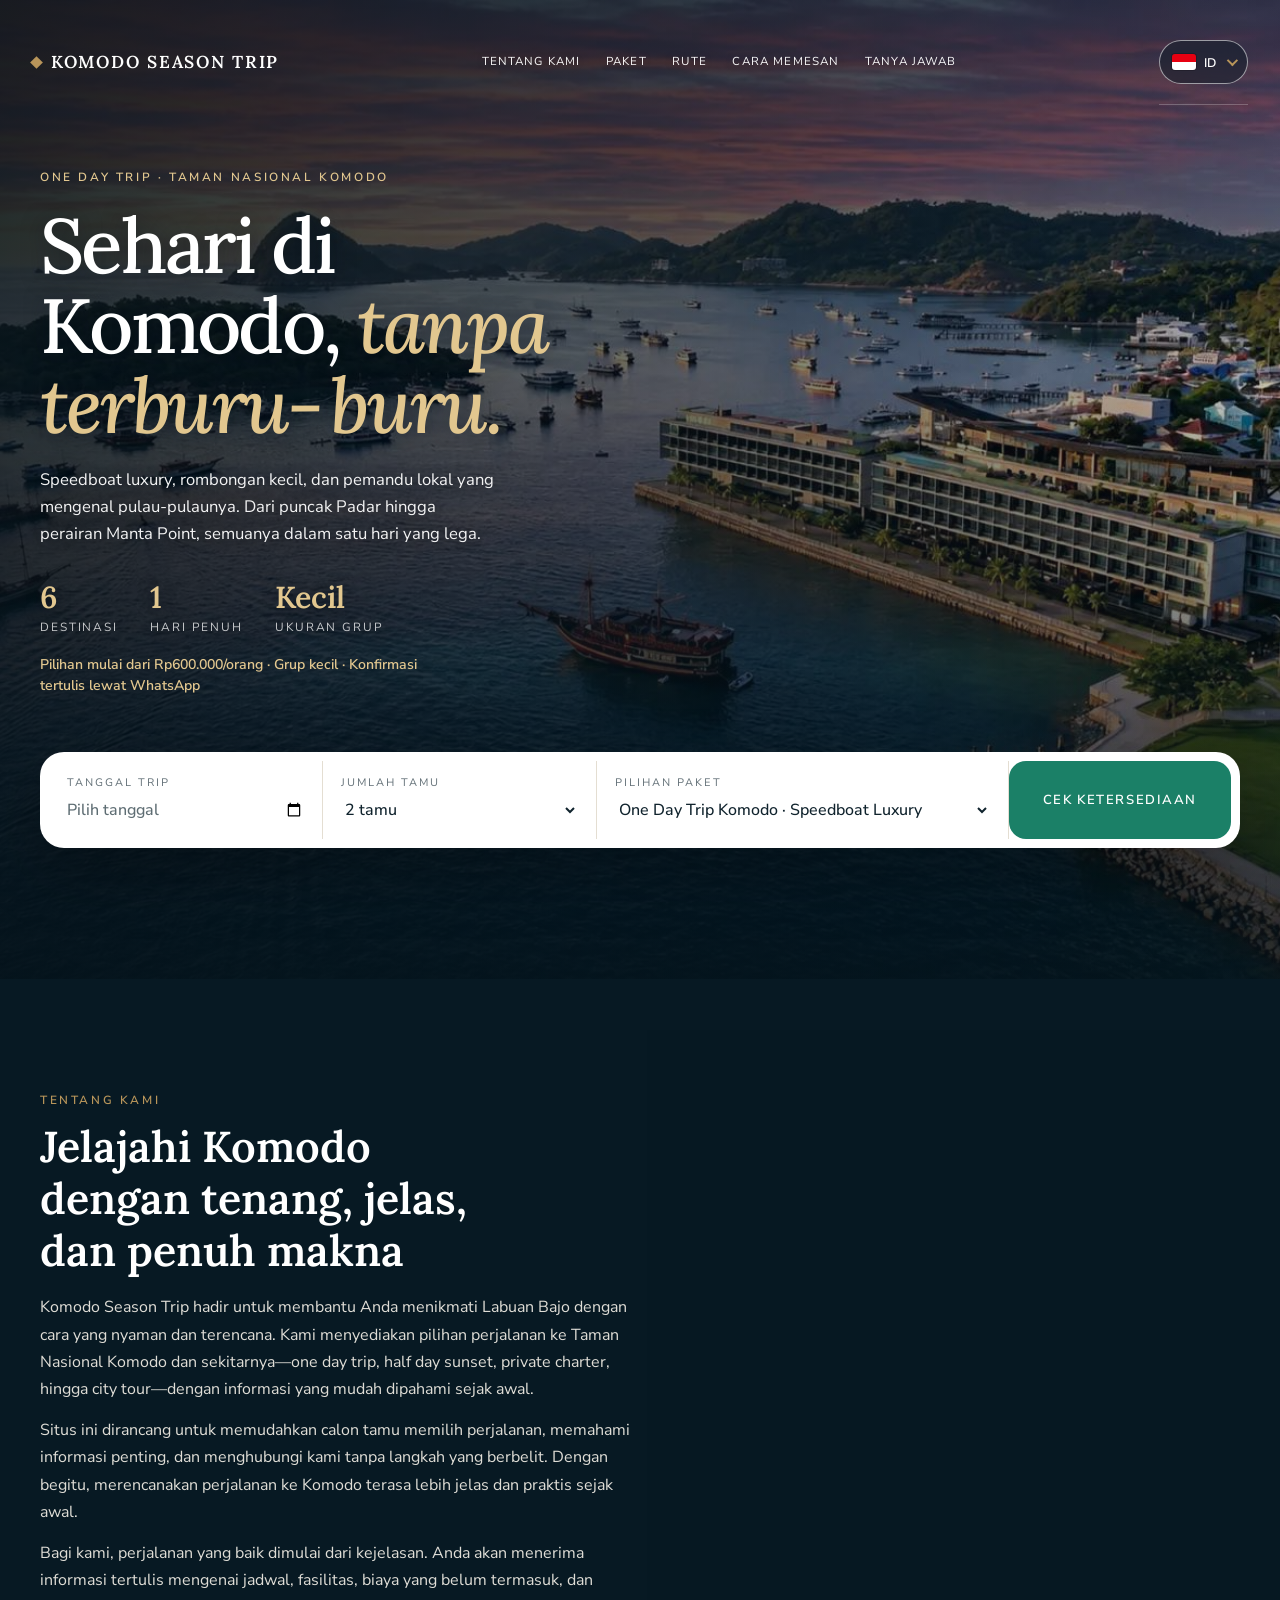
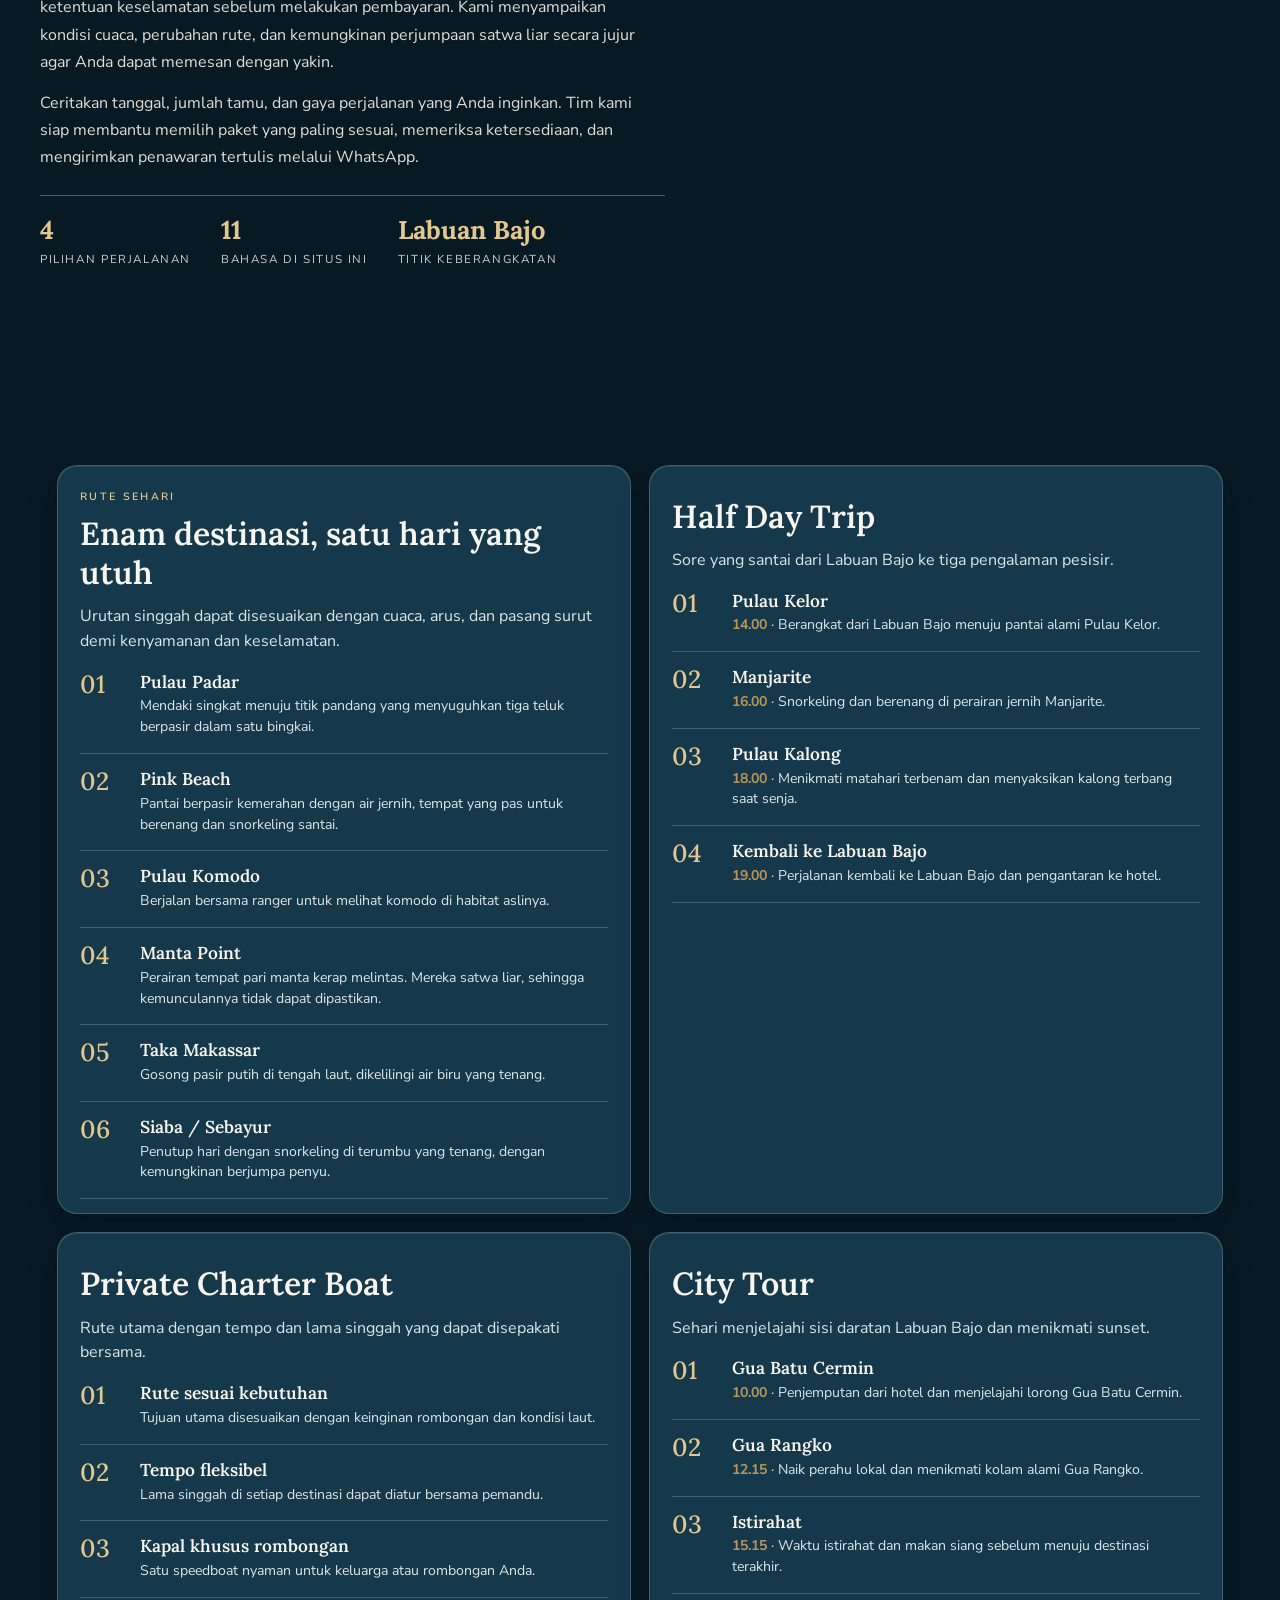
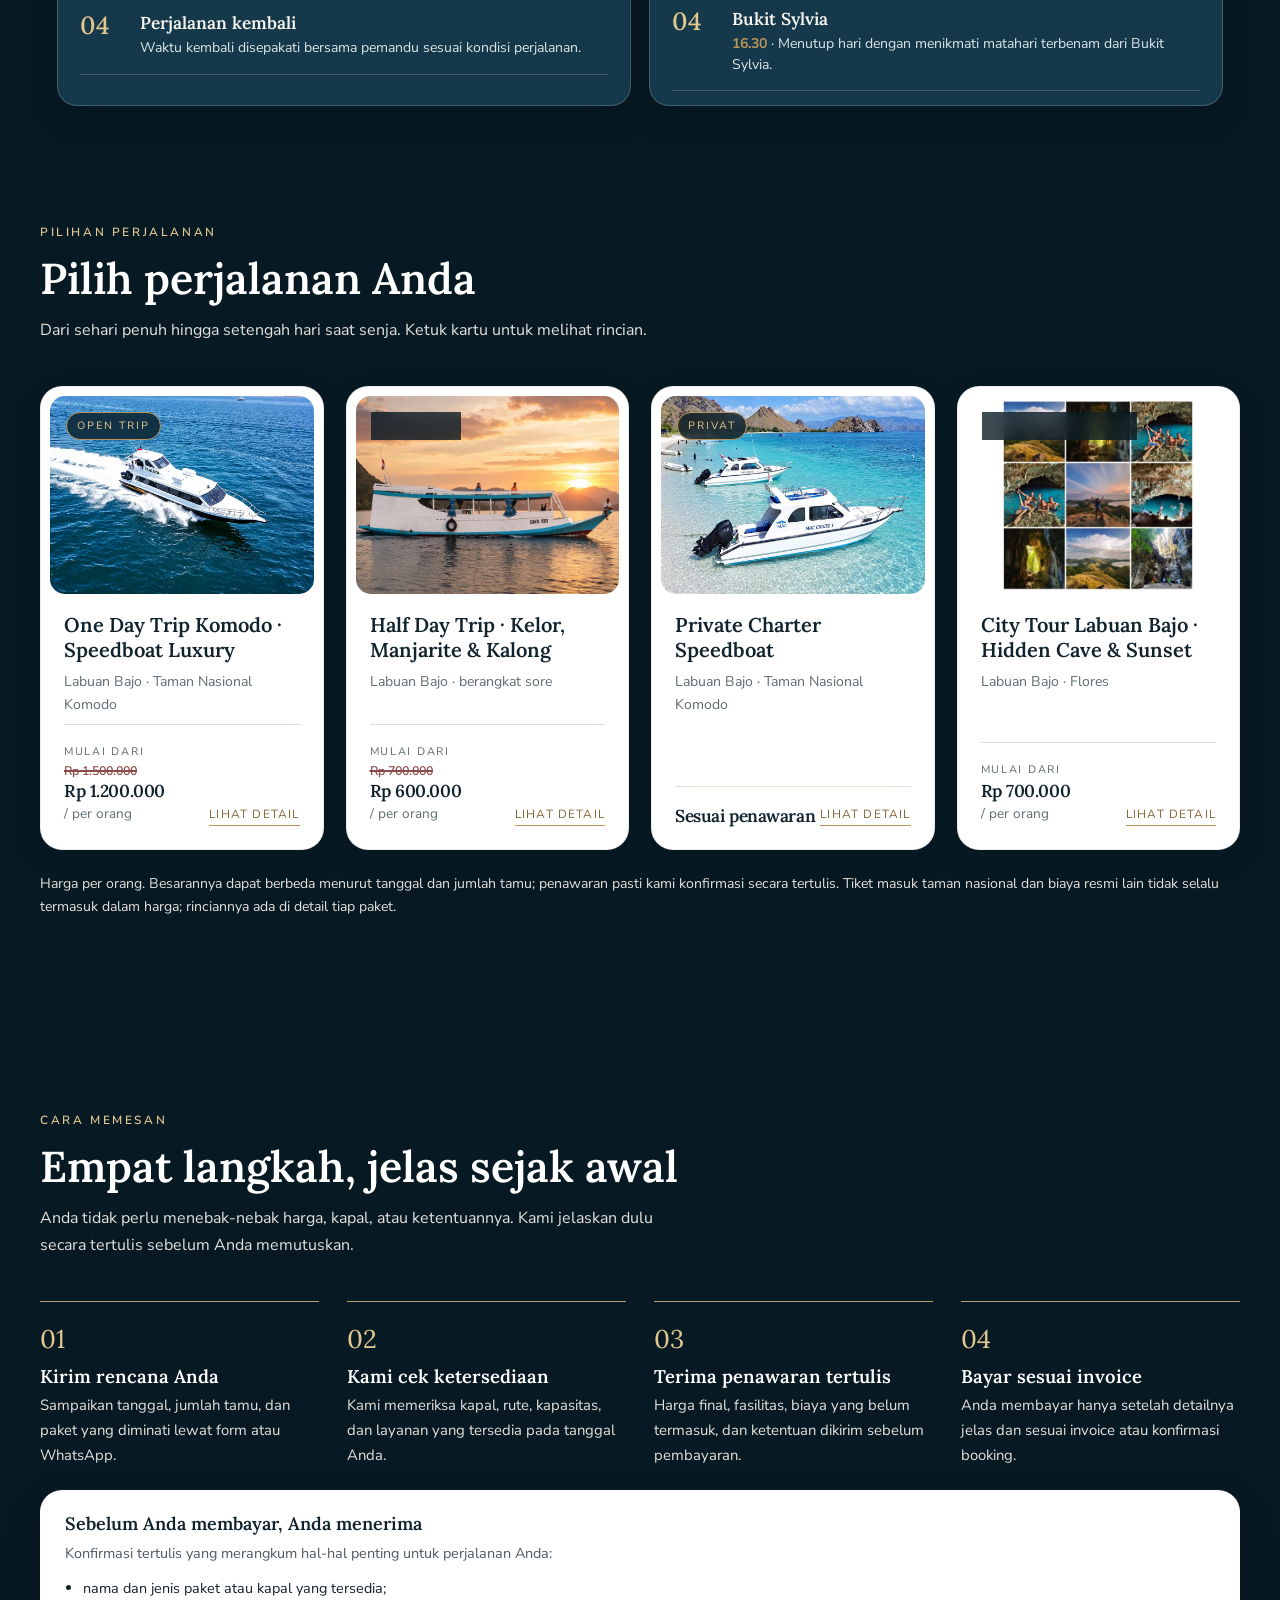
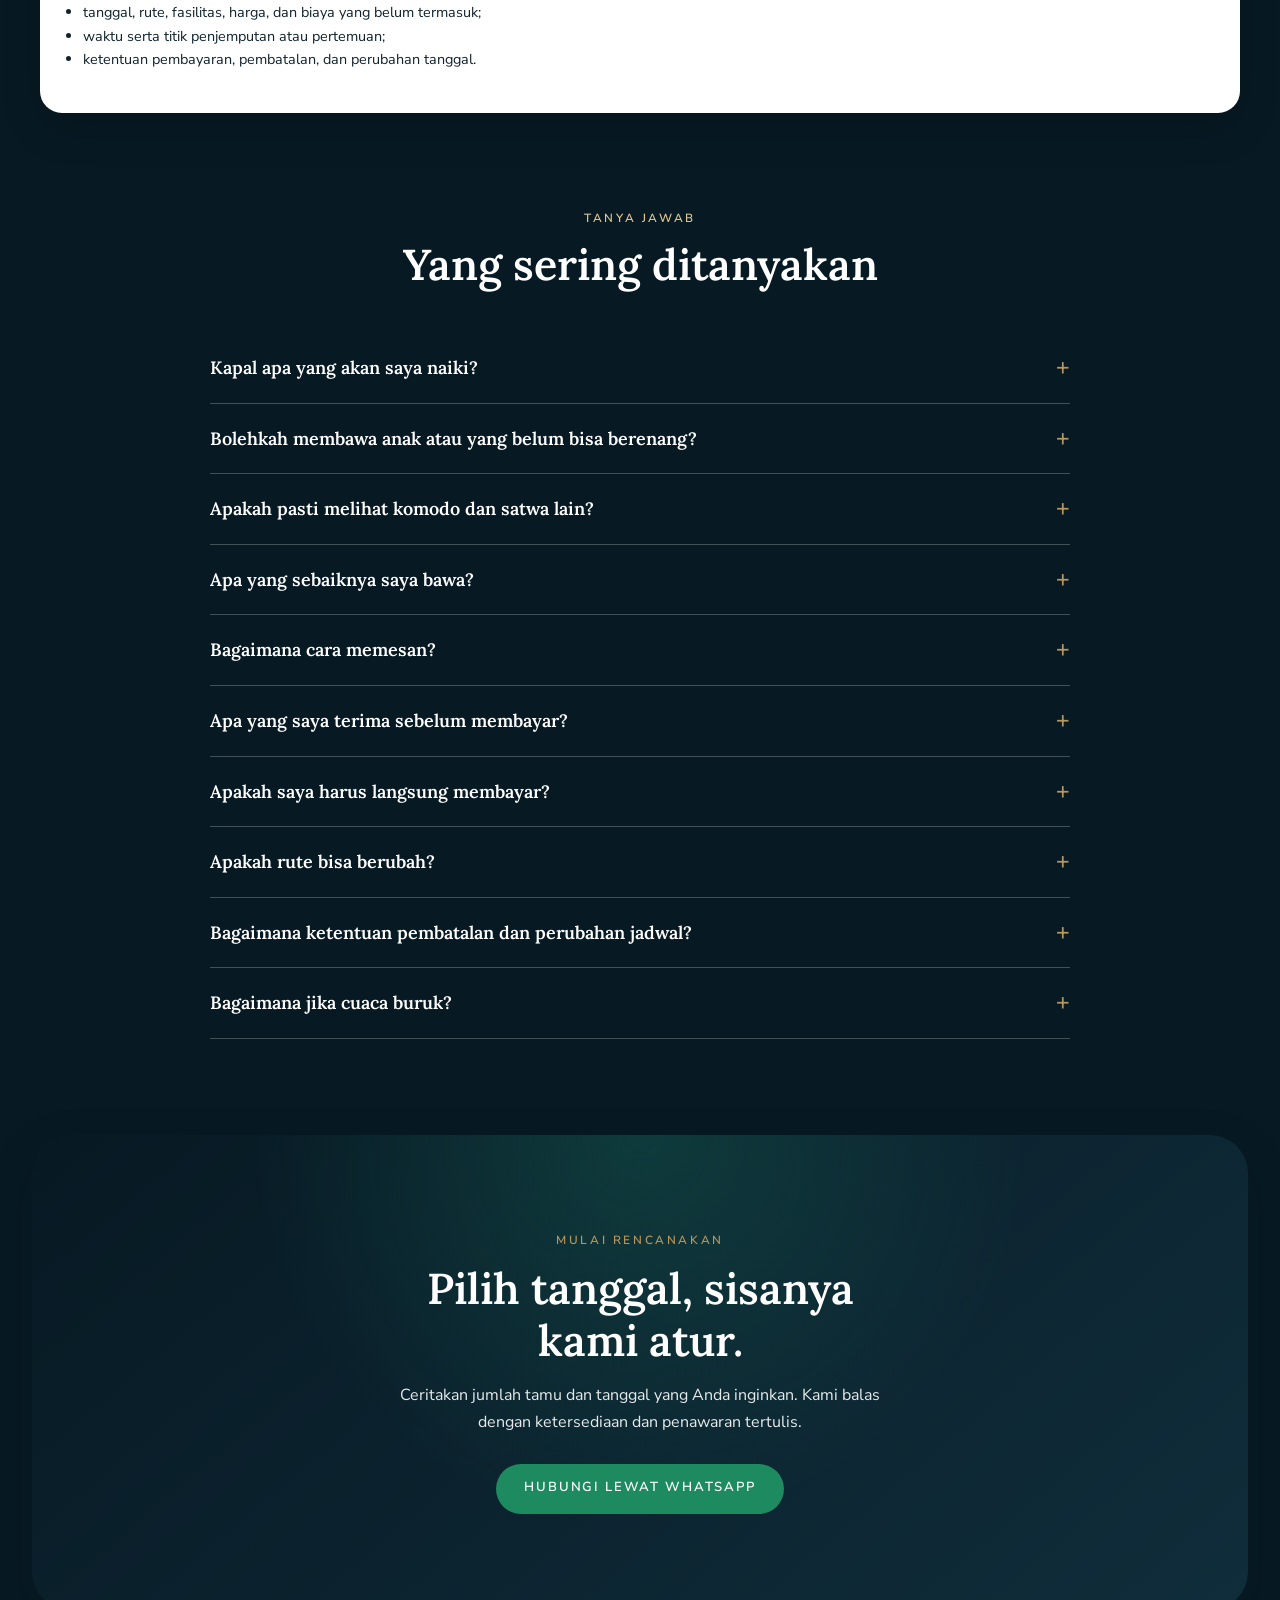
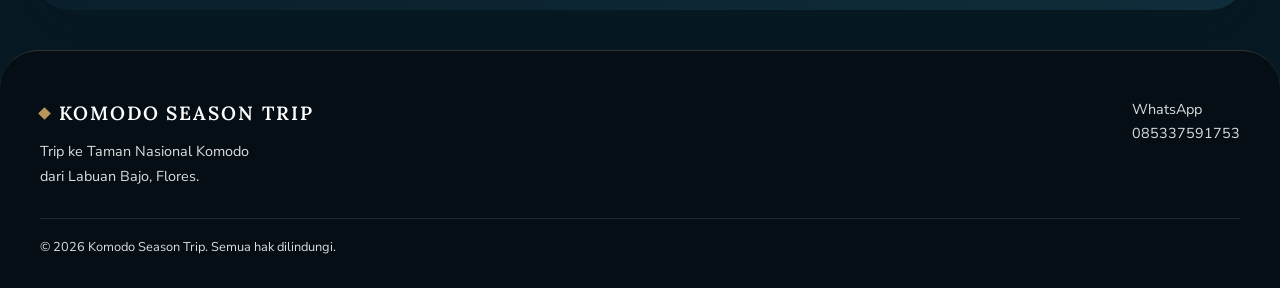
<file: index.html>
<!DOCTYPE html>
<html lang="id">
<head>
<meta charset="UTF-8">
<meta name="viewport" content="width=device-width, initial-scale=1, viewport-fit=cover">
<title>Paket Wisata Komodo dari Labuan Bajo | Komodo Season Trip</title>
<meta name="description" content="Tur Pulau Komodo dari Labuan Bajo: one day trip speedboat luxury, half day sunset Kalong, private charter, dan city tour Gua Rangko. Grup kecil, pesan lewat WhatsApp.">
<meta name="robots" content="index,follow,max-image-preview:large">
<meta property="og:type" content="website"><meta property="og:site_name" content="Komodo Season Trip">
<meta property="og:title" content="Paket Wisata Komodo dari Labuan Bajo | Komodo Season Trip"><meta property="og:description" content="Tur Pulau Komodo dari Labuan Bajo: one day trip speedboat luxury, half day sunset Kalong, private charter, dan city tour Gua Rangko. Grup kecil, pesan lewat WhatsApp.">
<meta property="og:locale" content="id_ID">
<meta property="og:locale:alternate" content="en_US">
<meta property="og:locale:alternate" content="zh_CN">
<meta property="og:locale:alternate" content="ms_MY">
<meta property="og:locale:alternate" content="ru_RU">
<meta property="og:locale:alternate" content="es_ES">
<meta property="og:locale:alternate" content="pt_PT">
<meta property="og:locale:alternate" content="it_IT">
<meta property="og:locale:alternate" content="de_DE">
<meta property="og:locale:alternate" content="fr_FR">
<meta property="og:locale:alternate" content="ar_AR">
<meta property="og:image" content="https://darwin9415.github.io/Web-trip2/hero.webp">
<meta name="twitter:card" content="summary_large_image">
<link rel="alternate" hreflang="id" href="https://darwin9415.github.io/Web-trip2/">
<link rel="alternate" hreflang="en" href="https://darwin9415.github.io/Web-trip2/en.html">
<link rel="alternate" hreflang="zh" href="https://darwin9415.github.io/Web-trip2/zh.html">
<link rel="alternate" hreflang="ms" href="https://darwin9415.github.io/Web-trip2/ms.html">
<link rel="alternate" hreflang="ru" href="https://darwin9415.github.io/Web-trip2/ru.html">
<link rel="alternate" hreflang="es" href="https://darwin9415.github.io/Web-trip2/es.html">
<link rel="alternate" hreflang="pt" href="https://darwin9415.github.io/Web-trip2/pt.html">
<link rel="alternate" hreflang="it" href="https://darwin9415.github.io/Web-trip2/it.html">
<link rel="alternate" hreflang="de" href="https://darwin9415.github.io/Web-trip2/de.html"><link rel="alternate" hreflang="fr" href="https://darwin9415.github.io/Web-trip2/fr.html"><link rel="alternate" hreflang="ar" href="https://darwin9415.github.io/Web-trip2/ar.html">
<link rel="alternate" hreflang="x-default" href="https://darwin9415.github.io/Web-trip2/">
<link rel="canonical" href="https://darwin9415.github.io/Web-trip2/">
<meta property="og:url" content="https://darwin9415.github.io/Web-trip2/">
<link rel="preconnect" href="https://fonts.googleapis.com">
<link rel="preconnect" href="https://fonts.gstatic.com" crossorigin>
<link href="https://fonts.googleapis.com/css2?family=Lora:ital,wght@0,500;0,600;0,700;1,500&family=Nunito+Sans:wght@400;500;600;700&display=swap" rel="stylesheet">
<script type="application/ld+json">{"@context": "https://schema.org", "@graph": [{"@type": "TravelAgency", "name": "Komodo Season Trip", "telephone": "+6285337591753", "areaServed": "Labuan Bajo, Flores, Indonesia", "description": "Tur Pulau Komodo dari Labuan Bajo: one day trip speedboat luxury, half day sunset Kalong, private charter, dan city tour Gua Rangko. Grup kecil, pesan lewat WhatsApp."}, {"@type": "TouristTrip", "name": "One Day Trip Komodo · Speedboat Luxury", "description": "Open trip (sharing) satu hari penuh menjelajahi enam destinasi Taman Nasional Komodo dengan speedboat wisata dari Labuan Bajo: Pulau Padar, Pink Beach, Pulau Komodo, Manta Point, Taka Makassar, dan Siaba atau Sebayur. Penjemputan hotel di area Labuan Bajo, makan siang, dan pemandu lokal sudah termasuk.", "provider": {"@type": "TravelAgency", "name": "Komodo Season Trip"}, "offers": {"@type": "Offer", "priceCurrency": "IDR", "price": "1200000"}}, {"@type": "TouristTrip", "name": "Half Day Trip · Kelor, Manjarite & Kalong", "description": "Perjalanan setengah hari yang santai: berlayar dari Labuan Bajo sore hari, singgah di pantai alami Pulau Kelor, snorkeling di Manjarite, lalu menutup hari dengan matahari terbenam dan ribuan kelelawar terbang di Pulau Kalong. Penjemputan dan pengantaran hotel sudah termasuk.", "provider": {"@type": "TravelAgency", "name": "Komodo Season Trip"}, "offers": {"@type": "Offer", "priceCurrency": "IDR", "price": "600000"}}, {"@type": "TouristTrip", "name": "Private Charter Speedboat", "description": "Sewa satu speedboat penuh khusus untuk keluarga atau rombongan Anda. Rute mengikuti paket utama, sementara tempo dan lama singgah di tiap destinasi menyesuaikan keinginan Anda.", "provider": {"@type": "TravelAgency", "name": "Komodo Season Trip"}}, {"@type": "TouristTrip", "name": "City Tour Labuan Bajo · Hidden Cave & Sunset", "description": "Satu hari privat menjelajahi sisi daratan Labuan Bajo: menyusuri Gua Batu Cermin, berenang di kolam jernih Gua Rangko, lalu menutup hari dengan matahari terbenam di Bukit Sylvia. Tiga pengalaman dalam satu perjalanan untuk 2–6 tamu.", "provider": {"@type": "TravelAgency", "name": "Komodo Season Trip"}, "offers": {"@type": "Offer", "priceCurrency": "IDR", "price": "700000"}}]}</script>
<style>
:root{--navy:#08151f;--navy2:#0f2a3c;--gold:#b8955a;--gold2:#dcc08c;--ivory:#f6f3ed;--stone:#ebe5d9;--ink:#101c27;--muted:#67727c;--line:#e0d9ca;
--serif:"Lora",Georgia,"Times New Roman",serif;--sans:"Nunito Sans","Segoe UI",Arial,sans-serif}
*{box-sizing:border-box;margin:0;padding:0}
html{scroll-behavior:smooth}
body{font-variant-numeric:lining-nums;font-family:var(--sans);background:var(--ivory);color:var(--ink);line-height:1.65;font-size:16px;-webkit-font-smoothing:antialiased}
a{color:inherit;text-decoration:none}
svg{display:block}
:focus-visible{outline:2px solid var(--gold);outline-offset:3px}
.wrap{width:min(1140px,90%);margin-inline:auto}
.hide{display:none!important}
.eyebrow{font-size:.74rem;letter-spacing:.22em;text-transform:uppercase;color:var(--gold);font-weight:600}
h1,h2,h3{font-family:var(--serif);font-weight:600;letter-spacing:0;line-height:1.2}
h2{font-size:clamp(1.8rem,3.8vw,2.7rem)}
.btn{display:inline-block;background:var(--gold);color:#08151f;border:0;border-radius:2px;padding:14px 28px;font:600 .82rem var(--sans);letter-spacing:.14em;text-transform:uppercase;cursor:pointer;transition:background .2s}
.btn:hover{background:var(--gold2)}
.btn.ghost{background:transparent;color:inherit;border:1px solid currentColor}
.btn.ghost:hover{background:rgba(184,149,90,.12)}

/* header */
header.top{position:absolute;inset:0 0 auto;z-index:10;color:#fff}
.top .wrap{display:flex;align-items:center;justify-content:space-between;padding-block:24px;gap:20px}
.logo{font-family:var(--serif);font-size:1.15rem;font-weight:600;letter-spacing:.12em;text-transform:uppercase;display:flex;align-items:center;gap:12px}
.logo i{width:9px;height:9px;background:var(--gold);transform:rotate(45deg)}
nav.menu{display:flex;gap:34px;font-size:.82rem;letter-spacing:.12em;text-transform:uppercase}
nav.menu a{opacity:.96;padding:4px 0;border-bottom:1px solid transparent}
nav.menu a:hover{opacity:1;border-color:var(--gold)}
.top .btn{padding:10px 20px}
@media(max-width:860px){nav.menu{display:none}}

/* hero */
.hero{position:relative;color:#fff;min-height:720px;padding:190px 0 0;overflow:hidden;background:#08151f center/cover no-repeat}
.glow{position:absolute;right:10%;top:150px;width:420px;height:420px;border-radius:50%;background:radial-gradient(circle,rgba(220,192,140,.55),rgba(184,149,90,0) 66%);pointer-events:none}
.hero svg.scene{position:absolute;left:0;right:0;bottom:0;width:100%;height:42%;min-height:200px}
.hero .wrap{position:relative;z-index:2}
.hero h1{font-size:clamp(2.4rem,6vw,4.7rem);max-width:12ch;margin-top:18px;font-weight:500}
.hero h1 em{color:var(--gold2);font-style:italic}
.hero .lead{margin-top:22px;max-width:50ch;font-size:1.06rem;color:rgba(255,255,255,.92)}
.facts{display:flex;gap:34px;margin-top:34px;flex-wrap:wrap}
.facts div b{display:block;font-family:var(--serif);font-size:1.8rem;font-weight:600;color:var(--gold2);line-height:1}
.facts div span{font-size:.74rem;letter-spacing:.16em;text-transform:uppercase;opacity:.75}
.cari{position:relative;z-index:3;margin-top:56px;margin-bottom:-52px;background:#fff;color:var(--ink);padding:10px;display:grid;grid-template-columns:1fr 1fr 1.5fr auto;gap:0;box-shadow:0 30px 60px rgba(4,12,20,.35)}
.cari > div{padding:12px 20px;border-right:1px solid var(--line)}
.cari label{display:block;font-size:.68rem;letter-spacing:.18em;text-transform:uppercase;color:var(--muted);margin-bottom:2px}
.cari input,.cari select{width:100%;border:0;background:transparent;font:500 1rem var(--sans);color:var(--ink);padding:4px 0}
.cari .btn{align-self:stretch;border-radius:0;padding-inline:34px}
@media(max-width:900px){.cari{grid-template-columns:1fr 1fr;margin-bottom:-90px}.cari > div{border-bottom:1px solid var(--line)}.cari .btn{grid-column:1/-1;padding-block:16px}}
@media(max-width:520px){.cari{grid-template-columns:1fr}.cari > div{border-right:0}}


section{padding-block:80px}
.sec-head{max-width:640px;margin-bottom:42px}
.sec-head p{color:var(--muted);margin-top:12px}

/* paket */
.cards{display:grid;grid-template-columns:repeat(4,1fr);gap:24px}
@media(max-width:1100px){.cards{grid-template-columns:1fr 1fr}}
@media(max-width:620px){.cards{grid-template-columns:1fr}}
.card{background:#fff;border:1px solid var(--line);cursor:pointer;display:flex;flex-direction:column;transition:transform .25s,box-shadow .25s}
.card:hover{transform:translateY(-4px);box-shadow:0 22px 40px rgba(8,21,31,.12)}
.thumb{height:220px;position:relative;display:grid;place-items:center;color:var(--gold2)}
.has-photo{background-size:cover;background-position:center}.has-photo svg{display:none}
.t1{background:linear-gradient(145deg,#0f2a3c,#08151f)}
.t2{background:linear-gradient(145deg,#14485a,#0a2233)}
.t3{background:linear-gradient(145deg,#1d3a4a,#0a1b27)}
.thumb svg{width:84px;height:84px;opacity:.9}
.tag{position:absolute;left:16px;top:16px;background:rgba(8,21,31,.6);backdrop-filter:blur(4px);font-size:.66rem;letter-spacing:.18em;text-transform:uppercase;border:1px solid var(--gold);color:var(--gold2);padding:4px 10px}
.card .body{padding:24px;display:flex;flex-direction:column;gap:6px;flex:1}
.card h3{font-size:1.25rem}
.where{color:var(--muted);font-size:.88rem}
.score{font-size:.88rem;color:var(--muted)}.score b{color:var(--gold)}
.meta{margin-top:auto;padding-top:18px;border-top:1px solid var(--line);display:flex;justify-content:space-between;align-items:end;gap:10px}
.price small{display:block;font-size:.68rem;letter-spacing:.16em;text-transform:uppercase;color:var(--muted)}
.meta .price{display:flex;flex-direction:column;align-items:flex-start;gap:2px;min-width:0}.meta .price .price-old{display:block!important;margin:0;color:#8b4b4b;font-family:var(--sans);font-size:.86rem;font-weight:600;line-height:1.25;text-decoration-line:line-through;text-decoration-color:#8b4b4b;text-decoration-thickness:2px;white-space:nowrap}.meta .price strong{display:block;color:var(--ink);font-size:1.4rem;line-height:1.2}.price .price-old{display:block;margin:2px 0 0;color:var(--muted);font-size:.82rem;font-weight:500;line-height:1.2;text-decoration:line-through;text-decoration-thickness:1.5px}.price strong{font-family:var(--serif);font-size:1.35rem;font-weight:600}
.price em{font-style:normal;color:var(--muted);font-size:.85rem}
.more{font-size:.74rem;letter-spacing:.16em;text-transform:uppercase;color:var(--gold);border-bottom:1px solid var(--gold)}
.note{margin-top:22px;font-size:.88rem;color:var(--muted)}

/* rute */
.rute{background:linear-gradient(135deg,#fbfaf5 0%,#f7f5ed 48%,#eef5f2 100%);border:1px solid rgba(184,149,90,.22);box-shadow:0 18px 44px rgba(8,21,31,.10)}
.rgrid{display:grid;grid-template-columns:.9fr 1.1fr;gap:60px}
@media(max-width:860px){.rgrid{grid-template-columns:1fr;gap:30px}}
.rgrid .sec-head{position:sticky;top:40px;align-self:start}
@media(max-width:860px){.rgrid .sec-head{position:static}}
.stops{list-style:none}
.stops li{display:grid;grid-template-columns:70px 1fr;gap:16px;padding:22px 0;border-bottom:1px solid var(--line)}
.stops li:first-child{padding-top:0}
.stops b{font-family:var(--serif);font-size:1.9rem;color:var(--gold);line-height:1;font-weight:500}
.stops h3{font-size:1.25rem}
.stops p{color:var(--muted);font-size:.96rem;margin-top:4px}
.route-swipe-hint{display:flex;align-items:center;justify-content:center;gap:10px;width:max-content;max-width:100%;margin:14px auto 0;padding:7px 14px;border:1px solid rgba(184,149,90,.3);border-radius:999px;background:rgba(255,255,255,.74);color:var(--muted);font-size:.8rem;line-height:1.4;text-align:center}.route-swipe-hint span{color:var(--gold);font-size:1.15rem;font-weight:700}
.route-time{font-weight:700;color:var(--gold);white-space:nowrap}
.route-slides{display:block;width:100%;max-width:100%;height:auto;max-height:min(62vh,620px);min-height:0;overflow-x:hidden;overflow-y:auto;overscroll-behavior:auto;-webkit-overflow-scrolling:touch;scrollbar-width:thin;scrollbar-color:var(--gold) transparent;margin:0;padding:0 14px 8px;background:linear-gradient(180deg,rgba(255,255,255,.88),rgba(239,246,242,.78));border:1px solid rgba(184,149,90,.2);border-radius:22px;box-shadow:inset 0 1px 0 rgba(255,255,255,.85)}.route-slides::-webkit-scrollbar{width:8px}.route-slides::-webkit-scrollbar-thumb{background:var(--gold);border:2px solid rgba(255,255,255,.75);border-radius:8px}.route-slides::-webkit-scrollbar-track{background:rgba(224,217,202,.35);border-radius:8px}

.route-slide{display:block;width:100%;background:transparent;border:0;border-radius:0;padding:0}.route-slide+.route-slide{margin-top:30px;padding-top:30px;border-top:1px solid var(--line)}
.route-slide-grid{display:block;width:100%;background:transparent;border:0;border-radius:0;padding:0;box-shadow:none}
.route-slide .sec-head{margin-bottom:0}
.route-slide .sec-head h2{margin-top:10px;color:var(--ink)}
.route-slide .sec-head p{color:var(--muted);margin-top:12px}
.route-slide .eyebrow{font-size:.66rem;color:var(--gold)}
.route-stops{list-style:none;margin:0;padding:0}
.route-stops li{display:grid;grid-template-columns:70px 1fr;gap:16px;padding:22px 0;border-bottom:1px solid var(--line)}
.route-stops li:first-child{padding-top:0}
.route-stops b{font-family:var(--serif);font-size:1.9rem;color:var(--gold);line-height:1;font-weight:500}
.route-stops h3{font-size:1.25rem;margin:0;color:var(--ink)}
.route-stops p{color:var(--muted);font-size:.96rem;margin-top:4px;line-height:1.55}
@media(max-width:860px){.route-stops li{grid-template-columns:58px 1fr}}
@media(max-width:700px){.route-slides{max-height:min(58vh,520px);overflow-y:auto;padding:0 12px 8px}}



/* cara pesan */
.steps{display:grid;grid-template-columns:repeat(4,1fr);gap:28px;counter-reset:s}
@media(max-width:900px){.steps{grid-template-columns:repeat(2,1fr)}}
@media(max-width:520px){.steps{grid-template-columns:1fr}}
.step{counter-increment:s;border-top:1px solid var(--gold);padding-top:16px}
.step::before{content:"0" counter(s);font-family:var(--serif);font-size:1.6rem;color:var(--gold)}
.step h3{font-size:1.15rem;margin:4px 0 6px}
.step p{color:var(--muted);font-size:.93rem}
.booking-next{margin-top:22px;padding:22px 24px;border:1px solid var(--line);border-radius:20px;background:#fff;color:var(--ink)}
.booking-next h3{font-size:1.12rem;margin-bottom:8px;color:var(--ink)!important}
.booking-next p{color:#4f5b64;font-size:.9rem;line-height:1.6}
.booking-next ul{margin:12px 0 18px 1.1rem;color:var(--ink);font-size:.9rem;line-height:1.65}
.booking-next .btn{display:inline-block}
@media(max-width:700px){.booking-next{padding:20px 18px}}

/* faq */
.faq{max-width:820px;margin-inline:auto}
details{border-bottom:1px solid var(--line);padding:20px 0}
summary{cursor:pointer;list-style:none;display:flex;justify-content:space-between;gap:16px;font-family:var(--serif);font-size:1.12rem;font-weight:600}
summary::-webkit-details-marker{display:none}
summary::after{content:"+";color:var(--gold);font-size:1.6rem;line-height:1}
details[open] summary::after{content:"–"}
details p{color:var(--muted);margin-top:10px;max-width:66ch}

/* cta */
.cta{background:linear-gradient(135deg,var(--navy),var(--navy2));color:#fff;text-align:center}
.cta h2{max-width:18ch;margin:12px auto 0}
.cta p{color:rgba(255,255,255,.9);margin:16px auto 28px;max-width:48ch}
footer.foot{background:#050e15;color:rgba(255,255,255,.86);padding:46px 0 30px;font-size:.9rem}
.foot .row{display:flex;justify-content:space-between;flex-wrap:wrap;gap:24px}
.foot .logo{color:#fff;font-size:1.2rem}
.foot a:hover{color:var(--gold2)}
.foot .copy{margin-top:30px;padding-top:18px;border-top:1px solid rgba(255,255,255,.12);font-size:.8rem}

/* panel detail – modal full dengan sudut membulat */
.overlay{
  position:fixed;inset:0;z-index:50;
  background:rgba(0,0,0,.4);
  opacity:0;visibility:hidden;
  transition:opacity .25s ease,visibility .25s ease;
}
.overlay.on{opacity:1;visibility:visible}
.panel{
  position:fixed;
  left:50%;
  top:50%;
  right:auto;bottom:auto;
  width:min(1100px,calc(100vw - 40px));
  max-width:calc(100vw - 40px);
  height:min(92vh,900px);
  max-height:min(92vh,900px);
  background:#fff;
  z-index:60;
  transform:translate(-50%,-46%) scale(.985);
  opacity:0;visibility:hidden;
  transition:transform .28s ease,opacity .28s ease,visibility .28s ease;
  display:flex;flex-direction:column;
  border-radius:24px;
  overflow:hidden;
  box-shadow:0 28px 70px rgba(8,21,31,.32);
  color:var(--ink);
  pointer-events:none;
}
.panel.on{
  transform:translate(-50%,-50%) scale(1);
  opacity:1;visibility:visible;
  pointer-events:auto;
}
.panel .scroll{overflow-y:auto;flex:1;min-height:0;-webkit-overflow-scrolling:touch;padding-bottom:12px}
.p-hero{height:auto;aspect-ratio:16/9;max-height:320px;position:relative;display:grid;place-items:center;color:var(--gold2);margin:0;border-radius:0}
.p-hero.has-photo{background-size:cover;background-position:center}
.p-hero.gal{aspect-ratio:16/9;max-height:340px}
.p-hero svg{width:100px;height:100px}
.p-close{
  position:absolute;right:16px;top:16px;z-index:5;
  width:42px;height:42px;border-radius:50%;
  border:1px solid rgba(255,255,255,.5);
  background:rgba(8,21,31,.55);color:#fff;
  font-size:1.45rem;cursor:pointer;line-height:1;
  display:grid;place-items:center;
  transition:background .2s,border-color .2s;
}
.p-close:hover{background:rgba(8,21,31,.85);border-color:var(--gold)}
.p-body{padding:26px 32px 10px}
.p-body h2{font-size:1.75rem;color:var(--ink)}
.p-sub{color:var(--muted);margin-top:4px}
.p-score{margin-top:10px;color:var(--muted);font-size:.9rem}.p-score b{color:var(--gold)}
.p-body p.desc{margin-top:16px;max-width:70ch}
.p-body h3{font-size:1.15rem;margin:26px 0 12px;color:var(--ink)}
.spec{display:grid;grid-template-columns:1fr 1fr;gap:1px;background:var(--line);border:1px solid var(--line);border-radius:16px;overflow:hidden}
.spec div{background:#fff;padding:14px 16px}
.spec small{display:block;color:var(--muted);font-size:.66rem;letter-spacing:.16em;text-transform:uppercase}
.spec b{font-size:.95rem;font-weight:500}
.tiers{grid-template-columns:repeat(3,1fr)}.tiers b{font-family:var(--serif);font-size:1.1rem;font-weight:600}
.chips{display:flex;flex-wrap:wrap;gap:8px;list-style:none}
.chips li{border:1px solid var(--line);padding:5px 14px;font-size:.84rem;border-radius:999px}
.itin{list-style:none;border-left:1px solid var(--gold);margin:0 0 0 6px;max-width:100%}.itin li{display:grid;grid-template-columns:max-content minmax(0,1fr);align-items:start;column-gap:16px;padding:0 0 10px 20px;position:relative;width:fit-content;max-width:100%}.itin li::before{content:"";position:absolute;left:-5px;top:7px;width:9px;height:9px;background:var(--gold);transform:rotate(45deg)}.itin b{font-weight:700;font-size:.92rem;letter-spacing:.01em;white-space:nowrap}.itin span{color:var(--muted);font-size:.9rem;min-width:0}
.pinc{display:grid;grid-template-columns:1fr 1fr;gap:16px}
@media(max-width:480px){.pinc{grid-template-columns:1fr}}
.pinc ul{list-style:none;font-size:.9rem}
.pinc li{padding:4px 0 4px 20px;position:relative}
.pinc .y li::before{content:"✓";color:var(--gold);position:absolute;left:0;font-weight:700}
.pinc .n li::before{content:"–";color:var(--muted);position:absolute;left:3px}
.book{
  border-top:1px solid var(--line);
  padding:16px 28px 20px;
  display:flex;align-items:center;gap:14px;
  background:#fff;flex-shrink:0;flex-wrap:wrap;
}
.book .price{flex:1;min-width:120px}
.book input[type=date]{border:1px solid var(--line);padding:10px 12px;font:inherit;background:#fff;max-width:170px;border-radius:12px}
.book .btn{padding:12px 22px;border-radius:999px}
@media(max-width:700px){
  .panel{
    width:calc(100vw - 16px);
    max-width:calc(100vw - 16px);
    height:min(94vh,100%);
    max-height:min(94vh,100%);
    border-radius:20px;
  }
  /* Keep the 16:9 ratio on photo slides on small screens. */
  .p-hero,.p-hero.gal{max-height:none}
  .book input[type=date]{flex:1;max-width:none}
  .p-body{padding:18px 18px 8px}
  .p-body h2{font-size:1.4rem}
  .p-body p.desc{max-width:none}
}
body.lock{overflow:hidden}

/* dialog pesanan */
dialog.od{border:0;width:min(480px,94vw);padding:0;margin:auto;color:var(--ink);background:#fff}
dialog.od::backdrop{background:rgba(4,12,20,.65)}
.od form,.od .o-done{padding:30px;display:grid;gap:14px}
.od h2{font-size:1.65rem}
.od .o-boat{color:var(--gold);font-weight:600;margin-top:-6px}
.od label{display:block;font-size:.68rem;letter-spacing:.16em;text-transform:uppercase;color:var(--muted);margin-bottom:4px}
.od input,.od textarea{width:100%;border:1px solid var(--line);padding:11px 12px;font:inherit;background:#fff;color:var(--ink)}
.od textarea{min-height:76px;resize:vertical}
.o-two{display:grid;grid-template-columns:1fr 1fr;gap:12px}
@media(max-width:420px){.o-two{grid-template-columns:1fr}}
.o-err{color:#b3261e;font-size:.9rem}
.o-act{display:flex;gap:10px;justify-content:flex-end;flex-wrap:wrap}
.od .btn.ghost{color:var(--ink)}

/* foto latar hero (tertanam, tidak perlu file terpisah) */
.hero{background-image:linear-gradient(90deg,rgba(8,21,31,.78) 0%,rgba(8,21,31,.45) 55%,rgba(8,21,31,.2) 100%),linear-gradient(180deg,rgba(8,21,31,.55) 0%,rgba(8,21,31,0) 30%,rgba(8,21,31,0) 62%,rgba(8,21,31,.7) 100%),url(hero.webp);background-position:center 55%}
.hero h1{max-width:15ch;text-wrap:balance;text-shadow:0 2px 24px rgba(4,12,20,.45)}
.hero .lead,.facts{text-shadow:0 1px 14px rgba(4,12,20,.5)}
/* header rapi di layar menengah */
.logo{white-space:nowrap;font-size:1.3rem;letter-spacing:.12em}
nav.menu{gap:28px}nav.menu a,.top .btn{white-space:nowrap}
@media(max-width:980px){nav.menu{display:none}}

/* ===== bingkai melengkung & foto sesuai bingkai ===== */
.btn{border-radius:999px}
.top .btn.ghost{border-radius:999px}
.hero{border-radius:0}
.cari{border-radius:30px}.cari .btn{border-radius:22px}
.card{border-radius:26px;overflow:hidden;padding:12px}
.card .body{padding:18px 10px 8px}
.thumb{height:auto;aspect-ratio:4/3;border-radius:0}
.tag{border-radius:999px}
.panel{/* side radius disabled – using centered modal */}
.p-hero{/* aspect handled in modal panel CSS */}
.spec{border-radius:18px;overflow:hidden}
.chips li{border-radius:999px}
.book input[type=date],.od input,.od textarea{border-radius:14px}
dialog.od{border-radius:30px;overflow:hidden}
.rute,.cta{margin-inline:clamp(10px,2.5vw,36px);border-radius:38px}
.rute{border:1px solid var(--line)}
footer.foot{border-radius:38px 38px 0 0;margin-top:40px}
@media(max-width:600px){.panel{/* bottom sheet radius disabled */}}

/* ===== foto utama: bingkai persegi (tidak melengkung), rasio 4:3 pas dengan foto ===== */
.card{padding:10px}
.card .body{padding:20px 14px 14px}
.thumb{border-radius:0}
.p-hero{margin:14px 14px 0;border-radius:0;max-height:none}
/* foto selalu memenuhi frame (menimpa rule .t1/.t2 yang me-reset ukuran latar) */
.thumb.has-photo,.p-hero.has-photo{background-size:cover;background-position:center;background-repeat:no-repeat}
.thumb.has-photo.fit-contain,.p-hero.has-photo.fit-contain{background-size:contain;background-color:#fff}

/* ===== latar situs: foto Padar (sedikit blur) + warna huruf menyesuaikan ===== */
body{background:#0a1620;color:#f6f3ed}
body::before{content:"";position:fixed;inset:0;z-index:-1;background:linear-gradient(rgba(8,21,31,.46),rgba(8,21,31,.62)),url(bg.webp) center/cover no-repeat}
.pil h3,.sec-head h2,.step h3,summary{color:#fff}
.pil p,.sec-head p,.note,.step p,details p{color:rgba(246,243,237,.92)}
.pil b,.step::before{color:var(--gold2)}
.pil,.step{border-top-color:var(--gold2)}
#paket .eyebrow,#cara .eyebrow,#faq .eyebrow{color:var(--gold2)}
details{border-bottom-color:rgba(255,255,255,.24)}
.card,.rute,.panel{color:var(--ink)}
.card h3,.rute h2,.rute h3,.panel h2,.panel h3{color:var(--ink)}
.rute .sec-head p{color:var(--muted)}
.rute .eyebrow{color:var(--gold)}
/* tombol Cek ketersediaan: hijau */
.cari .btn{background:#1e8a5f;color:#fff}
.cari .btn:hover{background:#17724f}

/* ===== kotak pencarian di hero: tampil penuh & rapi di HP ===== */
html{overflow-x:hidden}
.hs{height:70px}
.cari>div{min-width:0}
.cari input,.cari select{min-width:0;max-width:100%}
.dph{position:relative}
.dph span{position:absolute;left:0;top:50%;transform:translateY(-50%);pointer-events:none;color:var(--muted);font-weight:500}
.dph.has span,.dph:focus-within span{display:none}
.dph:not(.has) input:not(:focus){color:transparent}
@media(max-width:900px){
  .hero{padding-top:150px}
  .hs{height:40px}
  .cari{grid-template-columns:1fr 1fr;margin-top:40px;margin-bottom:0;padding:8px;border-radius:26px}
  .cari>div{padding:10px 14px;border-right:0;border-bottom:1px solid var(--line)}
  .cari>div:nth-child(1){border-right:1px solid var(--line)}
  .cari>div:nth-child(3){grid-column:1/-1}
  .cari .btn{grid-column:1/-1;margin-top:8px;padding:16px;border-radius:20px}
}
@media(max-width:520px){
  .cari{grid-template-columns:1fr}
  .cari>div:nth-child(1){border-right:0}
}

/* ===== semua tombol WhatsApp berwarna hijau ===== */
a.btn[data-wa],#p-wa,#o-wa{background:#1e8a5f!important;color:#fff!important;border:0!important}
a.btn[data-wa]:hover,#p-wa:hover,#o-wa:hover{background:#17724f!important}
/* ===== bar pemesanan di panel: rapi di HP ===== */
.book .price strong,.book .price em{white-space:nowrap}
.book .dph{flex:1;min-width:150px}
.book .dph input[type=date]{width:100%;max-width:none;padding:11px 12px}
.book .dph span{left:14px}
@media(max-width:600px){
  .book{gap:10px}
  .book .price{flex:1 1 100%}
  .book .btn{flex:1 1 150px;text-align:center}
}

/* ===== galeri foto di panel detail ===== */
.p-hero.gal{display:block;background:#0a1620;overflow:hidden}
.gal .sl{position:absolute;inset:0;width:100%;height:100%;display:flex;overflow-x:auto;scroll-snap-type:x mandatory;scrollbar-width:none;-webkit-overflow-scrolling:touch}
.gal .sl::-webkit-scrollbar{display:none}
.gal figure{flex:0 0 100%;width:100%;min-width:100%;scroll-snap-align:center;position:relative;margin:0}
.gal figure img{width:100%;height:100%;object-fit:cover;display:block}
.gal figure.ct{background:#fff}
.gal figure.ct img{object-fit:contain}
.gal figcaption{position:absolute;left:0;right:0;bottom:0;padding:38px 16px 30px;background:linear-gradient(transparent,rgba(8,21,31,.75));color:#fff;font-size:.86rem}
.gal .cnt{position:absolute;left:14px;top:14px;z-index:2;background:rgba(8,21,31,.6);color:#fff;font-size:.74rem;letter-spacing:.1em;padding:5px 12px;border-radius:999px}
.gal .nav{position:absolute;top:50%;transform:translateY(-50%);z-index:2;width:38px;height:38px;border-radius:50%;border:1px solid rgba(255,255,255,.6);background:rgba(8,21,31,.55);color:#fff;font-size:1.4rem;line-height:1;cursor:pointer}
.gal .swipe-hint{position:absolute;left:50%;top:14px;transform:translateX(-50%);z-index:2;padding:5px 11px;border:1px solid rgba(255,255,255,.3);border-radius:999px;background:rgba(8,21,31,.62);color:#fff;font-size:.72rem;line-height:1.4;white-space:nowrap;pointer-events:none}
.gal .prev{left:10px}.gal .next{right:10px}
.gal .dots{position:absolute;left:0;right:0;bottom:12px;z-index:2;display:flex;justify-content:center;gap:6px}
.gal .dots i{width:7px;height:7px;border-radius:50%;background:rgba(255,255,255,.5);transition:width .2s}
.gal .dots i.on{background:var(--gold2);width:18px;border-radius:6px}
.p-close{z-index:3}
/* Desktop: make the gallery span the full modal width. */
@media(min-width:701px){
  /* Desktop mengikuti mode mobile: galeri penuh dengan rasio 16:9. */
  .p-hero.gal{height:auto;aspect-ratio:16/9;max-height:none}
  .gal figure img{object-fit:cover}
}
@media(hover:none){.gal .nav{display:none}}

/* ===== bagian informasi tambahan paket (aturan, FAQ) ===== */
.warn{margin-top:16px;padding:12px 14px;border-left:3px solid var(--gold);background:#faf6ec;border-radius:0 14px 14px 0;font-size:.92rem;line-height:1.55}
.inote{margin-top:10px;font-size:.88rem;color:var(--muted);line-height:1.55}
.xinfo{margin-top:26px}
.acc{border-top:1px solid var(--line)}.acc:last-child{border-bottom:1px solid var(--line)}
.acc>summary{cursor:pointer;list-style:none;display:flex;justify-content:space-between;gap:12px;padding:15px 0;font-family:var(--serif);font-size:1.08rem;font-weight:600}
.acc>summary::-webkit-details-marker{display:none}
.acc>summary::after{content:"+";color:var(--gold);font-size:1.4rem;line-height:1}
.acc[open]>summary::after{content:"–"}
.accb{padding:0 0 16px;font-size:.92rem;line-height:1.6}
.accb p{margin:0 0 10px}
.ilist{margin:0 0 10px 1.15rem;padding:0}.ilist li{margin:4px 0}
.qa{border-top:1px solid var(--line)}
.qa>summary{cursor:pointer;list-style:none;padding:11px 0;font-weight:600;font-size:.93rem;display:flex;justify-content:space-between;gap:10px}
.qa>summary::-webkit-details-marker{display:none}
.qa>summary::after{content:"+";color:var(--gold)}
.qa[open]>summary::after{content:"–"}
.qa p{margin:0 0 12px;color:var(--muted)}

/* ===== panel detail: tampilan rapi & profesional (semua paket, semua bahasa) ===== */
.p-body h3{display:flex;align-items:center;gap:10px;margin:30px 0 14px}
.p-body h3::before{content:"";width:22px;height:2px;background:var(--gold);flex:none}
.spec>div:last-child:nth-child(odd){grid-column:1/-1}
.itin b{font-weight:700;letter-spacing:.01em}
.callout{display:flex;gap:12px;align-items:flex-start;margin-top:14px;padding:13px 15px;background:#f1f6f8;border-radius:14px;font-size:.88rem;line-height:1.55;color:var(--ink)}
.callout b{flex:none;width:20px;height:20px;border-radius:50%;background:var(--gold);color:#fff;display:grid;place-items:center;font:700 .78rem var(--serif);font-style:italic;margin-top:1px}
.xinfo{margin-top:30px;display:grid;gap:10px}
.acc{border:1px solid var(--line);border-radius:16px;background:#fff;overflow:hidden}
.acc:last-child{border-bottom:1px solid var(--line)}
.acc>summary{color:var(--ink);padding:15px 16px;font-size:1.05rem}
.acc[open]>summary{background:#faf6ec;border-bottom:1px solid var(--line)}
.accb{padding:14px 16px 6px}
.accb p{color:var(--ink);margin:0 0 12px}
.accb p.inote{color:var(--muted);font-size:.86rem;margin:2px 0 12px}
.ilist{margin:0 0 12px;padding:0;list-style:none}
.ilist li{position:relative;padding:5px 0 5px 26px;font-size:.92rem;line-height:1.55}
.ilist li::before{content:"";position:absolute;left:8px;top:15px;width:6px;height:6px;background:var(--gold);transform:rotate(45deg)}
ol.ilist{counter-reset:o}ol.ilist li{counter-increment:o;padding-left:32px}
ol.ilist li::before{content:counter(o);left:0;top:6px;width:20px;height:20px;border-radius:50%;transform:none;background:var(--gold);color:#fff;font:700 .72rem var(--sans);display:grid;place-items:center}
.acc.yes .ilist li::before{content:"✓";left:3px;top:5px;width:auto;height:auto;background:none;transform:none;color:#1e8a5f;font:700 .95rem var(--sans)}
.acc.no .ilist li::before{content:"✕";left:3px;top:5px;width:auto;height:auto;background:none;transform:none;color:#b3261e;font:700 .85rem var(--sans)}
.qa{border-top:1px solid var(--line)}
.accb>.qa:first-child{border-top:0}
.qa>summary{color:var(--ink);padding:13px 0;font-weight:600;font-size:.95rem;line-height:1.4}
.qa p{color:var(--muted);margin:0 0 14px}
@media(prefers-reduced-motion:reduce){*{transition:none!important;scroll-behavior:auto!important}}

/* ===== Tentang kami ===== */
.about{padding:150px 0 10px;color:#f6f3ed}
.ab-grid{display:grid;grid-template-columns:1.1fr .9fr;gap:48px;align-items:start}
.ab-text h2{margin:10px 0 18px;max-width:20ch;color:#fff}
.ab-text p{color:rgba(246,243,237,.88);margin:0 0 14px;max-width:60ch;line-height:1.7}
.ab-facts{display:flex;gap:30px;flex-wrap:wrap;margin:24px 0 26px;padding-top:20px;border-top:1px solid rgba(220,192,140,.4)}
.ab-facts b{display:block;font-family:var(--serif);font-size:1.6rem;color:var(--gold2);line-height:1.1}
.ab-facts span{font-size:.72rem;letter-spacing:.14em;text-transform:uppercase;color:rgba(255,255,255,.78)}
.ab-card{background:rgba(8,21,31,.64);-webkit-backdrop-filter:blur(8px);backdrop-filter:blur(8px);border:1px solid rgba(220,192,140,.35);border-radius:28px;padding:26px 26px 12px}
.ab-card h3{font-family:var(--serif);font-size:1.3rem;color:#fff;margin:0 0 8px}
.ab-card ul{list-style:none;margin:0;padding:0}
.ab-card li{display:flex;gap:14px;padding:16px 0;border-top:1px solid rgba(255,255,255,.14)}
.ab-card .ck{flex:none;width:28px;height:28px;border-radius:50%;background:#1e8a5f;color:#fff;display:grid;place-items:center;font-weight:700;font-size:.9rem;margin-top:2px}
.ab-card li b{display:block;font-family:var(--serif);font-size:1.05rem;color:#fff;margin-bottom:3px}
.ab-card li p{margin:0;font-size:.9rem;color:rgba(246,243,237,.92);line-height:1.55}
@media(max-width:900px){.about{padding-top:60px}.ab-grid{grid-template-columns:1fr;gap:30px}}

/* ===== multi bahasa ===== */
.hr{display:flex;align-items:center;gap:10px}
.lang{position:relative}
.lang summary{list-style:none;cursor:pointer;border:1px solid rgba(255,255,255,.55);border-radius:999px;padding:9px 14px;font:600 .78rem var(--sans);letter-spacing:.04em;white-space:nowrap;display:flex;align-items:center;gap:6px;color:#fff;background:rgba(8,21,31,.28)}
.lang summary::-webkit-details-marker{display:none}
.lang ul{position:absolute;right:0;top:calc(100% + 8px);background:#fff;color:var(--ink);border-radius:18px;padding:6px;list-style:none;min-width:190px;box-shadow:0 18px 40px rgba(4,12,20,.3);z-index:30}
.lang li a{display:block;padding:10px 14px;border-radius:12px;font-size:.92rem}
.lang li a:hover,.lang li a[aria-current]{background:#f1ece2}
@media(max-width:560px){.top .btn{display:none}.logo{font-size:1rem;letter-spacing:.08em}}
h1,h2,h3{overflow-wrap:break-word;hyphens:auto}
.fl{width:24px;height:16px;border-radius:3px;box-shadow:0 0 0 1px rgba(0,0,0,.2);flex:none;display:block;overflow:hidden}
.lang summary{gap:8px}
.lang summary::after{content:"";width:6px;height:6px;border-right:2px solid currentColor;border-bottom:2px solid currentColor;transform:rotate(45deg) translateY(-2px);margin-left:2px;font-size:0}
.lang[open] summary::after{content:"";transform:rotate(-135deg) translateY(-1px)}
.lang li a{display:flex;align-items:center;gap:12px}
html[lang="zh"]{--sans:"Nunito Sans","PingFang SC","Hiragino Sans GB","Microsoft YaHei","Noto Sans SC",sans-serif;--serif:"Lora","Songti SC","Noto Serif SC","SimSun",serif}
html[lang="zh"] .hero h1{max-width:11em}
html[lang="zh"] .eyebrow,html[lang="zh"] .more,html[lang="zh"] .btn{letter-spacing:.04em}

/* ===== mobile hamburger & drawer ===== */
.nav-toggle{display:none;align-items:center;justify-content:center;width:44px;height:44px;border:1px solid rgba(255,255,255,.35);background:rgba(8,21,31,.35);backdrop-filter:blur(6px);border-radius:10px;cursor:pointer;color:#fff;padding:0;flex-shrink:0}
.nav-toggle svg{width:22px;height:22px}
.nav-toggle .ic-close{display:none}
.nav-toggle[aria-expanded="true"] .ic-open{display:none}
.nav-toggle[aria-expanded="true"] .ic-close{display:block}
.mnav{position:fixed;inset:0 0 auto 0;top:0;z-index:40;background:rgba(8,21,31,.97);color:#fff;padding:88px 24px 28px;transform:translateY(-110%);opacity:0;visibility:hidden;transition:transform .28s ease,opacity .28s ease,visibility .28s;max-height:100vh;overflow-y:auto;-webkit-overflow-scrolling:touch}
.mnav.on{transform:none;opacity:1;visibility:visible}
.mnav nav{display:flex;flex-direction:column;gap:4px}
.mnav a{display:block;padding:14px 8px;font-size:1rem;letter-spacing:.08em;text-transform:uppercase;border-bottom:1px solid rgba(255,255,255,.1);opacity:.92}
.mnav a:hover,.mnav a:focus-visible{opacity:1;color:var(--gold2)}
.mnav .mnav-wa{margin-top:22px;display:inline-flex;align-items:center;justify-content:center;width:100%;text-align:center}
body.nav-open{overflow:hidden}
@media(max-width:980px){
  .nav-toggle{display:inline-flex}
  nav.menu{display:none!important}
  .top .wrap{gap:12px}
  .hr{display:flex;align-items:center;gap:10px}
}
@media(min-width:981px){
  .mnav{display:none!important}
}
/* hero CTA clarity */
.hero-cta-note{margin-top:14px;font-size:.88rem;color:rgba(255,255,255,.9);max-width:52ch;line-height:1.5}
.hero-cta-note strong{color:var(--gold2);font-weight:600}
.cari-micro{margin-top:12px;font-size:.8rem;color:rgba(255,255,255,.86);text-align:center;max-width:48ch;margin-inline:auto}
@media(max-width:900px){
  .cari-micro{margin-bottom:8px}
}
</style>
<link rel="stylesheet" href="premium.css">
</head>
<body><svg xmlns="http://www.w3.org/2000/svg" style="position:absolute;width:0;height:0;overflow:hidden" aria-hidden="true"><defs><symbol id="f-id" viewBox="0 0 30 20"><rect width="30" height="10" fill="#e70011"/><rect y="10" width="30" height="10" fill="#fff"/></symbol><symbol id="f-en" viewBox="0 0 30 20"><rect width="30" height="20" fill="#012169"/><path d="M0 0L30 20M30 0L0 20" stroke="#fff" stroke-width="4"/><path d="M0 0L30 20M30 0L0 20" stroke="#c8102e" stroke-width="1.5"/><path d="M15 0V20M0 10H30" stroke="#fff" stroke-width="6.5"/><path d="M15 0V20M0 10H30" stroke="#c8102e" stroke-width="3.6"/></symbol><symbol id="f-zh" viewBox="0 0 30 20"><rect width="30" height="20" fill="#de2910"/><polygon fill="#ffde00" points="5.00,2.00 5.68,4.07 7.85,4.07 6.09,5.36 6.76,7.43 5.00,6.15 3.24,7.43 3.91,5.36 2.15,4.07 4.32,4.07"/><polygon fill="#ffde00" points="10.86,1.49 10.40,2.04 10.75,2.66 10.09,2.39 9.61,2.92 9.66,2.21 9.00,1.91 9.70,1.74 9.78,1.03 10.16,1.63"/><polygon fill="#ffde00" points="12.99,3.86 12.35,4.19 12.44,4.90 11.93,4.39 11.28,4.70 11.60,4.06 11.12,3.53 11.82,3.64 12.17,3.01 12.29,3.72"/><polygon fill="#ffde00" points="12.96,7.27 12.25,7.31 12.04,8.00 11.78,7.33 11.06,7.34 11.62,6.89 11.38,6.21 11.99,6.60 12.56,6.17 12.38,6.86"/><polygon fill="#ffde00" points="10.78,9.62 10.11,9.39 9.65,9.94 9.67,9.22 9.00,8.95 9.69,8.75 9.74,8.04 10.14,8.63 10.84,8.45 10.40,9.02"/></symbol><symbol id="f-ms" viewBox="0 0 30 20"><rect y="0.000" width="30" height="1.4286" fill="#cc0001"/><rect y="1.429" width="30" height="1.4286" fill="#fff"/><rect y="2.857" width="30" height="1.4286" fill="#cc0001"/><rect y="4.286" width="30" height="1.4286" fill="#fff"/><rect y="5.714" width="30" height="1.4286" fill="#cc0001"/><rect y="7.143" width="30" height="1.4286" fill="#fff"/><rect y="8.571" width="30" height="1.4286" fill="#cc0001"/><rect y="10.000" width="30" height="1.4286" fill="#fff"/><rect y="11.429" width="30" height="1.4286" fill="#cc0001"/><rect y="12.857" width="30" height="1.4286" fill="#fff"/><rect y="14.286" width="30" height="1.4286" fill="#cc0001"/><rect y="15.714" width="30" height="1.4286" fill="#fff"/><rect y="17.143" width="30" height="1.4286" fill="#cc0001"/><rect y="18.571" width="30" height="1.4286" fill="#fff"/><rect width="15" height="11.43" fill="#010066"/><circle cx="5.3" cy="5.7" r="3.2" fill="#fc0"/><circle cx="6.2" cy="5.7" r="2.6" fill="#010066"/><polygon fill="#fc0" points="10.60,2.90 11.12,4.62 12.79,3.95 11.77,5.43 13.33,6.32 11.54,6.45 11.81,8.22 10.60,6.90 9.39,8.22 9.66,6.45 7.87,6.32 9.43,5.43 8.41,3.95 10.08,4.62"/></symbol><symbol id="f-ru" viewBox="0 0 30 20"><rect width="30" height="20" fill="#fff"/><rect y="6.67" width="30" height="6.67" fill="#0039a6"/><rect y="13.33" width="30" height="6.67" fill="#d52b1e"/></symbol><symbol id="f-es" viewBox="0 0 30 20"><rect width="30" height="20" fill="#aa151b"/><rect y="5" width="30" height="10" fill="#f1bf00"/></symbol><symbol id="f-pt" viewBox="0 0 30 20"><rect width="30" height="20" fill="#f00"/><rect width="12" height="20" fill="#060"/><circle cx="12" cy="10" r="3.6" fill="none" stroke="#fc0" stroke-width="1"/><rect x="10.3" y="8.3" width="3.4" height="3.6" rx=".6" fill="#fff" stroke="#f00" stroke-width=".7"/></symbol><symbol id="f-it" viewBox="0 0 30 20"><rect width="30" height="20" fill="#fff"/><rect width="10" height="20" fill="#009246"/><rect x="20" width="10" height="20" fill="#ce2b37"/></symbol><symbol id="f-de" viewBox="0 0 30 20"><rect width="30" height="6.67" fill="#000"/><rect y="6.67" width="30" height="6.67" fill="#d00"/><rect y="13.33" width="30" height="6.67" fill="#ffce00"/></symbol><symbol id="f-fr" viewBox="0 0 30 20"><rect width="10" height="20" fill="#0055a4"/><rect x="10" width="10" height="20" fill="#fff"/><rect x="20" width="10" height="20" fill="#ef4135"/></symbol><symbol id="f-ar" viewBox="0 0 30 20"><rect width="30" height="20" fill="#ce1126"/><rect width="30" height="13.33" fill="#fff"/><rect width="30" height="6.67" fill="#000"/><polygon fill="#007a3d" points="0,0 14,10 0,20"/></symbol></defs></svg>

<header class="top">
  <div class="wrap">
    <a class="logo" href="#"><i></i>Komodo Season Trip</a>
    <nav class="menu" aria-label="Menu utama">
      <a href="#tentang">Tentang kami</a><a href="#paket">Paket</a><a href="#rute">Rute</a><a href="#cara">Cara memesan</a><a href="#faq">Tanya jawab</a>
    </nav>
    <div class="hr"><details class="lang"><summary aria-label="Language / Bahasa"><svg class="fl" viewBox="0 0 30 20" aria-hidden="true"><use href="#f-id"/></svg><span>ID</span></summary><ul><li><a href="index.html" hreflang="id" lang="id" aria-current="true"><svg class="fl" viewBox="0 0 30 20" aria-hidden="true"><use href="#f-id"/></svg><span>Bahasa Indonesia</span></a></li><li><a href="en.html" hreflang="en" lang="en"><svg class="fl" viewBox="0 0 30 20" aria-hidden="true"><use href="#f-en"/></svg><span>English</span></a></li><li><a href="zh.html" hreflang="zh" lang="zh"><svg class="fl" viewBox="0 0 30 20" aria-hidden="true"><use href="#f-zh"/></svg><span>中文（简体）</span></a></li><li><a href="ms.html" hreflang="ms" lang="ms"><svg class="fl" viewBox="0 0 30 20" aria-hidden="true"><use href="#f-ms"/></svg><span>Bahasa Melayu</span></a></li><li><a href="ru.html" hreflang="ru" lang="ru"><svg class="fl" viewBox="0 0 30 20" aria-hidden="true"><use href="#f-ru"/></svg><span>Русский</span></a></li><li><a href="es.html" hreflang="es" lang="es"><svg class="fl" viewBox="0 0 30 20" aria-hidden="true"><use href="#f-es"/></svg><span>Español</span></a></li><li><a href="pt.html" hreflang="pt" lang="pt"><svg class="fl" viewBox="0 0 30 20" aria-hidden="true"><use href="#f-pt"/></svg><span>Português</span></a></li><li><a href="it.html" hreflang="it" lang="it"><svg class="fl" viewBox="0 0 30 20" aria-hidden="true"><use href="#f-it"/></svg><span>Italiano</span></a></li><li><a href="de.html" hreflang="de" lang="de"><svg class="fl" viewBox="0 0 30 20" aria-hidden="true"><use href="#f-de"/></svg><span>Deutsch</span></a></li><li><a href="fr.html" hreflang="fr" lang="fr"><svg class="fl" viewBox="0 0 30 20"><use href="#f-fr"/></svg><span>Français</span></a></li><li><a href="ar.html" hreflang="ar" lang="ar"><svg class="fl" viewBox="0 0 30 20"><use href="#f-ar"/></svg><span>العربية</span></a></li></ul></details><button type="button" class="nav-toggle" id="nav-toggle" aria-label="Buka menu" data-open="Buka menu" data-close="Tutup menu" aria-expanded="false" aria-controls="mnav"><svg class="ic-open" viewBox="0 0 24 24" fill="none" stroke="currentColor" stroke-width="2" stroke-linecap="round" aria-hidden="true"><path d="M4 7h16M4 12h16M4 17h16"/></svg><svg class="ic-close" viewBox="0 0 24 24" fill="none" stroke="currentColor" stroke-width="2" stroke-linecap="round" aria-hidden="true"><path d="M6 6l12 12M18 6L6 18"/></svg></button></div>
  </div>
</header>
<div class="mnav" id="mnav" role="dialog" aria-modal="true" aria-label="Menu utama" hidden><nav aria-label="Menu utama">
      <a href="#tentang">Tentang kami</a><a href="#paket">Paket</a><a href="#rute">Rute</a><a href="#cara">Cara memesan</a><a href="#faq">Tanya jawab</a>
    </nav></div>

<div class="hero">
  <div class="wrap">
    <div class="eyebrow">One day trip · Taman Nasional Komodo</div>
    <h1>Sehari di Komodo,  <em>tanpa terburu‑buru.</em></h1>
    <p class="lead">Speedboat luxury, rombongan kecil, dan pemandu lokal yang mengenal pulau-pulaunya. Dari puncak Padar hingga perairan Manta Point, semuanya dalam satu hari yang lega.</p>
    <div class="facts"><div><b>6</b><span>Destinasi</span></div><div><b>1</b><span>Hari penuh</span></div><div><b>Kecil</b><span>Ukuran grup</span></div></div>

    <p class="hero-cta-note"><strong>Pilihan mulai dari Rp600.000/orang · Grup kecil · Konfirmasi tertulis lewat WhatsApp</strong></p>
    <form class="cari" id="cari" aria-label="Cek ketersediaan">
      <div><label for="h-date">Tanggal trip</label><div class="dph"><span>Pilih tanggal</span><input type="date" id="h-date" required></div></div>
      <div><label for="h-guests">Jumlah tamu</label><select id="h-guests"></select></div>
      <div><label for="h-pkg">Pilihan paket</label><select id="h-pkg"></select></div>
      <button class="btn" type="submit">Cek ketersediaan</button>
    </form>
    <p class="cari-micro">Belum perlu membayar. Kami cek ketersediaan dan mengirim penawaran tertulis terlebih dahulu.</p>
  </div>
  <div class="hs"></div>
</div>

<main>
<section class="about" id="tentang">
  <div class="wrap"><div class="ab-grid">
    <div class="ab-text">
      <div class="eyebrow">Tentang kami</div>
      <h2>Jelajahi Komodo dengan tenang, jelas, dan penuh makna</h2><p>Komodo Season Trip hadir untuk membantu Anda menikmati Labuan Bajo dengan cara yang nyaman dan terencana. Kami menyediakan pilihan perjalanan ke Taman Nasional Komodo dan sekitarnya—one day trip, half day sunset, private charter, hingga city tour—dengan informasi yang mudah dipahami sejak awal.</p><p>Situs ini dirancang untuk memudahkan calon tamu memilih perjalanan, memahami informasi penting, dan menghubungi kami tanpa langkah yang berbelit. Dengan begitu, merencanakan perjalanan ke Komodo terasa lebih jelas dan praktis sejak awal.</p><p>Bagi kami, perjalanan yang baik dimulai dari kejelasan. Anda akan menerima informasi tertulis mengenai jadwal, fasilitas, biaya yang belum termasuk, dan ketentuan keselamatan sebelum melakukan pembayaran. Kami menyampaikan kondisi cuaca, perubahan rute, dan kemungkinan perjumpaan satwa liar secara jujur agar Anda dapat memesan dengan yakin.</p><p>Ceritakan tanggal, jumlah tamu, dan gaya perjalanan yang Anda inginkan. Tim kami siap membantu memilih paket yang paling sesuai, memeriksa ketersediaan, dan mengirimkan penawaran tertulis melalui WhatsApp.</p>
      <div class="ab-facts"><div><b>4</b><span>Pilihan perjalanan</span></div><div><b>11</b><span>Bahasa di situs ini</span></div><div><b>Labuan Bajo</b><span>Titik keberangkatan</span></div></div>
      
    </div>
    <aside class="ab-card" aria-label="Cara kami bekerja">
      <h3>Cara kami bekerja</h3>
      <ul>
        <li><span class="ck" aria-hidden="true">✓</span><div><b>Konfirmasi tertulis</b><p>Ketersediaan, harga, fasilitas, dan ketentuan kami konfirmasi lewat WhatsApp sebelum Anda membayar.</p></div></li>
        <li><span class="ck" aria-hidden="true">✓</span><div><b>Invoice yang jelas</b><p>Pembayaran mengikuti nominal dan batas waktu pada invoice. Harga final adalah yang tertera di invoice terakhir.</p></div></li>
        <li><span class="ck" aria-hidden="true">✓</span><div><b>Jujur soal satwa dan cuaca</b><p>Komodo, pari manta, dan kelelawar adalah satwa liar. Penampakan dan rute bisa berubah mengikuti kondisi, dan hal itu kami jelaskan sejak awal.</p></div></li>
        <li><span class="ck" aria-hidden="true">✓</span><div><b>Keselamatan lebih dulu</b><p>Rute dan urutan destinasi dapat disesuaikan demi keselamatan. Pemandu dan kru memberi arahan selama perjalanan.</p></div></li>
      </ul>
    </aside>
  </div></div>
</section>
<section class="rute" id="rute"><div class="wrap"><div aria-label="Rute perjalanan" class="route-slides"><article class="route-slide"><div class="route-slide-grid"><div class="sec-head"><div class="eyebrow">Rute sehari</div><h2 style="margin-top:10px">Enam destinasi, satu hari yang utuh</h2><p>Urutan singgah dapat disesuaikan dengan cuaca, arus, dan pasang surut demi kenyamanan dan keselamatan.</p></div><ol class="stops">
<li><b>01</b><div><h3>Pulau Padar</h3><p>Mendaki singkat menuju titik pandang yang menyuguhkan tiga teluk berpasir dalam satu bingkai.</p></div></li>
<li><b>02</b><div><h3>Pink Beach</h3><p>Pantai berpasir kemerahan dengan air jernih, tempat yang pas untuk berenang dan snorkeling santai.</p></div></li>
<li><b>03</b><div><h3>Pulau Komodo</h3><p>Berjalan bersama ranger untuk melihat komodo di habitat aslinya.</p></div></li>
<li><b>04</b><div><h3>Manta Point</h3><p>Perairan tempat pari manta kerap melintas. Mereka satwa liar, sehingga kemunculannya tidak dapat dipastikan.</p></div></li>
<li><b>05</b><div><h3>Taka Makassar</h3><p>Gosong pasir putih di tengah laut, dikelilingi air biru yang tenang.</p></div></li>
<li><b>06</b><div><h3>Siaba / Sebayur</h3><p>Penutup hari dengan snorkeling di terumbu yang tenang, dengan kemungkinan berjumpa penyu.</p></div></li>
</ol></div></article>
<article class="route-slide"><div class="route-slide-grid"><div class="sec-head"><div class="eyebrow">Half Day Trip</div><h2>Half Day Trip</h2><p>Sore yang santai dari Labuan Bajo ke tiga pengalaman pesisir.</p></div><ol class="route-stops"><li><b>01</b><div><h3>Pulau Kelor</h3><p><span class="route-time">14.00</span> · Berangkat dari Labuan Bajo menuju pantai alami Pulau Kelor.</p></div></li><li><b>02</b><div><h3>Manjarite</h3><p><span class="route-time">16.00</span> · Snorkeling dan berenang di perairan jernih Manjarite.</p></div></li><li><b>03</b><div><h3>Pulau Kalong</h3><p><span class="route-time">18.00</span> · Menikmati matahari terbenam dan menyaksikan kalong terbang saat senja.</p></div></li><li><b>04</b><div><h3>Kembali ke Labuan Bajo</h3><p><span class="route-time">19.00</span> · Perjalanan kembali ke Labuan Bajo dan pengantaran ke hotel.</p></div></li></ol></div></article>
<article class="route-slide"><div class="route-slide-grid"><div class="sec-head"><div class="eyebrow">Private Charter Boat</div><h2>Private Charter Boat</h2><p>Rute utama dengan tempo dan lama singgah yang dapat disepakati bersama.</p></div><ol class="route-stops"><li><b>01</b><div><h3>Rute sesuai kebutuhan</h3><p>Tujuan utama disesuaikan dengan keinginan rombongan dan kondisi laut.</p></div></li><li><b>02</b><div><h3>Tempo fleksibel</h3><p>Lama singgah di setiap destinasi dapat diatur bersama pemandu.</p></div></li><li><b>03</b><div><h3>Kapal khusus rombongan</h3><p>Satu speedboat nyaman untuk keluarga atau rombongan Anda.</p></div></li><li><b>04</b><div><h3>Perjalanan kembali</h3><p>Waktu kembali disepakati bersama pemandu sesuai kondisi perjalanan.</p></div></li></ol></div></article>
<article class="route-slide"><div class="route-slide-grid"><div class="sec-head"><div class="eyebrow">City Tour</div><h2>City Tour</h2><p>Sehari menjelajahi sisi daratan Labuan Bajo dan menikmati sunset.</p></div><ol class="route-stops"><li><b>01</b><div><h3>Gua Batu Cermin</h3><p><span class="route-time">10.00</span> · Penjemputan dari hotel dan menjelajahi lorong Gua Batu Cermin.</p></div></li><li><b>02</b><div><h3>Gua Rangko</h3><p><span class="route-time">12.15</span> · Naik perahu lokal dan menikmati kolam alami Gua Rangko.</p></div></li><li><b>03</b><div><h3>Istirahat</h3><p><span class="route-time">15.15</span> · Waktu istirahat dan makan siang sebelum menuju destinasi terakhir.</p></div></li><li><b>04</b><div><h3>Bukit Sylvia</h3><p><span class="route-time">16.30</span> · Menutup hari dengan menikmati matahari terbenam dari Bukit Sylvia.</p></div></li></ol></div></article>
</div><p class="route-swipe-hint"><span aria-hidden="true">↓</span>Gulir ke bawah di dalam panel untuk melihat semua rute<span aria-hidden="true">↓</span></p></div>


</section>

<section id="paket" style="padding-top:20px">
  <div class="wrap">
    <div class="sec-head"><div class="eyebrow">Pilihan perjalanan</div><h2 style="margin-top:10px">Pilih perjalanan Anda</h2><p>Dari sehari penuh hingga setengah hari saat senja. Ketuk kartu untuk melihat rincian.</p></div>
    <div class="cards" id="cards"></div>
    <p class="note">Harga per orang. Besarannya dapat berbeda menurut tanggal dan jumlah tamu; penawaran pasti kami konfirmasi secara tertulis. Tiket masuk taman nasional dan biaya resmi lain tidak selalu termasuk dalam harga; rinciannya ada di detail tiap paket.</p>
  </div>
</section>
<section id="cara">
  <div class="wrap">
    <div class="sec-head"><div class="eyebrow">Cara memesan</div><h2 style="margin-top:10px">Empat langkah, jelas sejak awal</h2><p>Anda tidak perlu menebak-nebak harga, kapal, atau ketentuannya. Kami jelaskan dulu secara tertulis sebelum Anda memutuskan.</p></div>
    <div class="steps">
      <div class="step"><h3>Kirim rencana Anda</h3><p>Sampaikan tanggal, jumlah tamu, dan paket yang diminati lewat form atau WhatsApp.</p></div>
      <div class="step"><h3>Kami cek ketersediaan</h3><p>Kami memeriksa kapal, rute, kapasitas, dan layanan yang tersedia pada tanggal Anda.</p></div>
      <div class="step"><h3>Terima penawaran tertulis</h3><p>Harga final, fasilitas, biaya yang belum termasuk, dan ketentuan dikirim sebelum pembayaran.</p></div>
      <div class="step"><h3>Bayar sesuai invoice</h3><p>Anda membayar hanya setelah detailnya jelas dan sesuai invoice atau konfirmasi booking.</p></div>
    </div>
    <div class="booking-next">
      <h3>Sebelum Anda membayar, Anda menerima</h3>
      <p>Konfirmasi tertulis yang merangkum hal-hal penting untuk perjalanan Anda:</p>
      <ul><li>nama dan jenis paket atau kapal yang tersedia;</li><li>tanggal, rute, fasilitas, harga, dan biaya yang belum termasuk;</li><li>waktu serta titik penjemputan atau pertemuan;</li><li>ketentuan pembayaran, pembatalan, dan perubahan tanggal.</li></ul>
      
    </div>
  </div>
</section>

<section id="faq" style="padding-top:0">
  <div class="wrap faq">
    <div class="sec-head" style="margin-inline:auto;text-align:center"><div class="eyebrow">Tanya jawab</div><h2 style="margin-top:10px">Yang sering ditanyakan</h2></div>
    <details><summary>Kapal apa yang akan saya naiki?</summary><p>Anda memilih kelas kapal. Nama kapal yang bertugas kami konfirmasi sebelum keberangkatan dan selalu sesuai kelas yang dipesan.</p></details>
    <details><summary>Bolehkah membawa anak atau yang belum bisa berenang?</summary><p>Boleh. Beri tahu usia anak agar jaket pelampung dan lokasi snorkeling dapat disiapkan. Tamu yang belum bisa berenang tetap dapat ikut dengan jaket pelampung, di perairan yang aman, dan pemandu ikut mendampingi.</p></details>
    <details><summary>Apakah pasti melihat komodo dan satwa lain?</summary><p>Komodo hidup liar di habitatnya. Pemandu dan ranger tahu area terbaik, namun perjumpaan dengan satwa liar, termasuk pari manta, penyu, dan kalong, tidak dapat dijanjikan.</p></details>
    <details><summary>Apa yang sebaiknya saya bawa?</summary><p>Tabir surya ramah terumbu, topi, kacamata hitam, pakaian ganti, handuk, alas kaki yang nyaman untuk trekking ringan, serta obat pribadi bila diperlukan.</p></details>
    <details><summary>Bagaimana cara memesan?</summary><p>Isi form pesanan atau hubungi kami lewat WhatsApp. Kami mengecek ketersediaan lalu mengirimkan harga, fasilitas, rute, dan ketentuan secara tertulis sebelum Anda membayar.</p></details>
    <details><summary>Apa yang saya terima sebelum membayar?</summary><p>Anda menerima konfirmasi tertulis atau invoice yang menjelaskan paket atau kapal, tanggal, rute, fasilitas, harga final, biaya yang belum termasuk, serta ketentuan pembayaran, pembatalan, dan perubahan tanggal.</p></details>
    <details><summary>Apakah saya harus langsung membayar?</summary><p>Tidak. Sampaikan dulu tanggal dan jumlah tamu Anda. Kami akan menjelaskan ketersediaan dan detail penawaran terlebih dahulu. Pembayaran dilakukan setelah Anda menerima dan menyetujui konfirmasi tertulis.</p></details>
    <details><summary>Apakah rute bisa berubah?</summary><p>Ya. Rute dan urutan destinasi dapat diubah, dipersingkat, atau diganti karena cuaca, arus, pasang surut, atau alasan keselamatan. Perubahan dijelaskan oleh pemandu di hari perjalanan.</p></details>
    <details><summary>Bagaimana ketentuan pembatalan dan perubahan jadwal?</summary><p>Ketentuan pembatalan, perubahan tanggal, dan pengembalian dana dapat berbeda menurut paket, tanggal, dan kondisi operasional. Mintalah ketentuan tertulis lewat WhatsApp sebelum melakukan pembayaran.</p></details>
    <details><summary>Bagaimana jika cuaca buruk?</summary><p>Demi keselamatan, perjalanan dapat diubah, ditunda, atau dibatalkan. Opsi perubahan tanggal atau pengembalian dana mengikuti ketentuan yang kami konfirmasikan secara tertulis saat pemesanan.</p></details>

  </div>
</section>

<section class="cta">
  <div class="wrap">
    <div class="eyebrow">Mulai rencanakan</div>
    <h2>Pilih tanggal, sisanya kami atur.</h2>
    <p>Ceritakan jumlah tamu dan tanggal yang Anda inginkan. Kami balas dengan ketersediaan dan penawaran tertulis.</p>
    <a class="btn" data-wa href="https://wa.me/6285337591753" target="_blank" rel="noopener">Hubungi lewat WhatsApp</a>
  </div>
</section>
</main>

<footer class="foot">
  <div class="wrap">
    <div class="row">
      <div><a class="logo" href="#"><i></i>Komodo Season Trip</a><p style="margin-top:10px">Trip ke Taman Nasional Komodo<br>dari Labuan Bajo, Flores.</p></div>
      <div><p>WhatsApp<br><a data-wa id="wa-text" href="https://wa.me/6285337591753" target="_blank" rel="noopener">0853-3759-1753</a></p></div>
    </div>
    <div class="copy">© 2026 Komodo Season Trip. Semua hak dilindungi.</div>
  </div>
</footer>

<div class="overlay" id="overlay"></div>
<aside class="panel" id="panel" role="dialog" aria-modal="true" aria-labelledby="p-title" aria-hidden="true">
  <div class="scroll" id="p-content"></div>
  <div class="book">
    <div class="price"><small id="p-from"></small><del id="p-old-price" class="price-old hide"></del><strong id="p-price"></strong> <em id="p-unit"></em></div>
    <div class="dph" id="p-dph"><span>Pilih tanggal</span><input type="date" id="p-date" aria-label="Tanggal trip"></div>
    <button type="button" class="btn hide" id="p-order">Pesan sekarang</button>
    <a class="btn" id="p-wa" href="https://wa.me/6285337591753" target="_blank" rel="noopener">Pesan via WhatsApp</a>
  </div>
</aside>

<dialog class="od" id="od" aria-labelledby="o-title">
  <form id="ofm">
    <h2 id="o-title">Pesan perjalanan</h2>
    <p class="o-boat" id="o-boat"></p>
    <div><label for="o-name">Nama lengkap</label><input type="text" id="o-name" required maxlength="80" autocomplete="name"></div>
    <div><label for="o-phone">Nomor WhatsApp</label><input type="tel" id="o-phone" required placeholder="08xxxxxxxxxx" autocomplete="tel"></div>
    <div class="o-two">
      <div><label for="o-guests">Jumlah tamu</label><input type="number" id="o-guests" min="1" max="50" value="2" required></div>
      <div><label for="o-date">Tanggal trip</label><input type="date" id="o-date" required></div>
    </div>
    <div><label for="o-note">Catatan (opsional)</label><textarea id="o-note" maxlength="500" placeholder="Usia anak, kebutuhan khusus, dll."></textarea></div>
    <input type="text" id="o-hp" tabindex="-1" autocomplete="off" aria-hidden="true" style="position:absolute;left:-9999px">
    <p class="o-err hide" id="o-err"></p>
    <div class="o-act"><button type="button" class="btn ghost" id="o-cancel">Batal</button><button class="btn" id="o-send">Kirim pesanan</button></div>
  </form>
  <div class="o-done hide" id="o-done">
    <h2>Pesanan terkirim</h2>
    <p>Terima kasih. Kami akan menghubungi Anda lewat WhatsApp untuk mengonfirmasi ketersediaan dan pembayaran.</p>
    <div class="o-act"><a class="btn" id="o-wa" href="https://wa.me/6285337591753" target="_blank" rel="noopener">Konfirmasi lewat WhatsApp</a><button type="button" class="btn ghost" id="o-close">Tutup</button></div>
  </div>
</dialog>

<script>
var WA='6285337591753', ORDER_URL='';
var LANG='id',T={"view": "Lihat detail", "from": "mulai dari", "sum": "Ringkasan", "tiers": "Harga per orang", "fac": "Fasilitas", "route2": "Rute perjalanan", "inc_note": "Termasuk dan catatan", "close_panel": "Tutup panel", "prev": "Foto sebelumnya", "next": "Foto berikutnya", "swipe": "Geser untuk melihat foto", "err_phone": "Nomor WhatsApp tidak valid. Contoh: 085337591753 atau +65 8123 4567", "sending": "Mengirim…", "err_send": "Pesanan belum terkirim. Periksa koneksi, atau pesan lewat WhatsApp.", "guest_n": "%n tamu", "guest_more": "Lebih dari 10", "wa_interest": "Halo Komodo Season Trip, saya tertarik dengan %n.", "wa_date": "Tanggal: %s.", "wa_guests": "Jumlah tamu: %s.", "wa_ask": "Mohon info ketersediaan dan harga.", "wa_order": "Halo Komodo Season Trip, saya %p baru saja memesan %n.", "wa_confirm": "Mohon konfirmasinya.", "o_send": "Kirim pesanan", "wa_hello": "Halo Komodo Season Trip, saya ingin bertanya tentang paket trip Anda.", "locale": "id-ID"},curIdx=0;
function applySalePrice(b){var ref=String(b.oldp||'')+' '+String(b.p||''),name=String(b.n||'').toLowerCase();if(/city[\s-]*tour|lawatan bandar|tur darat|tour della città|city tour|городской тур|城市游/.test(name)){delete b.oldp;b.p='Rp 700.000'}else if(/1[., ]500[., ]000/.test(ref)||/one[\s-]*day|full[\s-]*day|satu hari|ganzer tag|intera giornata|un día completo|um dia inteiro|полный день|一日/.test(name)&&!/half[\s-]*day|半日/.test(name)){b.oldp='Rp 1.500.000';b.p='Rp 1.200.000'}else if(/700[., ]000/.test(ref)||/half[\s-]*day|setengah hari|separuh hari|halbtag|mezza giornata|medio día|meio dia|тур на полдня|半日/.test(name)){b.oldp='Rp 700.000';b.p='Rp 600.000'}return b}function loc(b){var t=LANG!=='id'&&b.tr&&b.tr[LANG];if(!t)return applySalePrice(b);var o={};for(var k in b)o[k]=b[k];['n','w','tag','pu','p','d','sp','f','it','y','x','pt','itn','warn','rt','info','faq','faqt'].forEach(function(k){if(t[k]!=null)o[k]=t[k]});return applySalePrice(o)}
function msg(){return Array.prototype.filter.call(arguments,Boolean).join(' ')}
var BOATS=[{"n":"One Day Trip Komodo · Speedboat Luxury","w":"Labuan Bajo · Taman Nasional Komodo","tag":"Open trip","ik":"motor","p":"Rp 1.200.000","pu":"per orang","s":"","r":0,"d":"Open trip (sharing) satu hari penuh menjelajahi enam destinasi Taman Nasional Komodo dengan speedboat wisata dari Labuan Bajo: Pulau Padar, Pink Beach, Pulau Komodo, Manta Point, Taka Makassar, dan Siaba atau Sebayur. Penjemputan hotel di area Labuan Bajo, makan siang, dan pemandu lokal sudah termasuk.","sp":[["Durasi","Satu hari penuh"],["Jenis trip","Open trip atau sharing trip dengan peserta lain dalam satu speedboat"],["Minimum booking","1 orang"],["Kapal","Speedboat wisata. Nama dan jenis kapal dapat berbeda sesuai ketersediaan. Detail kapal dikonfirmasi sebelum keberangkatan."],["Kapasitas","Mengikuti jenis speedboat yang tersedia pada tanggal perjalanan"],["Destinasi","6 destinasi"],["Penjemputan","Hotel atau titik temu di area Labuan Bajo, sekitar 06.00–06.30 WITA"]],"f":[],"it":[["06.00–06.30 WITA","Penjemputan peserta dari hotel atau titik temu di area Labuan Bajo."],["06.30–07.00 WITA","Perjalanan menuju pelabuhan, check-in, dan persiapan naik speedboat."],["07.00 WITA","Speedboat berangkat dari Labuan Bajo."],["Sekitar 08.30–09.00 WITA","Tiba di Pulau Padar. Trekking ringan menuju area pemandangan dan berfoto."],["Sekitar 10.00–10.30 WITA","Mengunjungi Pink Beach untuk berenang, snorkeling, atau bersantai sesuai kondisi."],["Sekitar 12.00 WITA","Mengunjungi Pulau Komodo dan mengikuti jalur trekking yang ditentukan bersama ranger."],["Sekitar 13.00 WITA","Makan siang atau waktu istirahat sesuai fasilitas paket."],["Sekitar 14.00 WITA","Mengunjungi Manta Point untuk snorkeling apabila kondisi laut memungkinkan."],["Sekitar 15.00 WITA","Mengunjungi Taka Makassar apabila kondisi pasang surut dan cuaca memungkinkan."],["Sekitar 15.30–16.00 WITA","Mengunjungi Siaba atau Sebayur untuk snorkeling atau menikmati perairan sekitar sesuai kondisi."],["Sekitar 16.30–17.30 WITA","Perjalanan kembali menuju Labuan Bajo."],["Sekitar 17.00–18.00 WITA","Tiba di Labuan Bajo dan perjalanan selesai."]],"y":[],"x":[],"img":"","on":true,"ic":"Speedboat PUKAYA melaju","gal":[["pukaya-01.webp","Tampak luar speedboat"],["pukaya-02.webp","Kabin dengan kursi nyaman"],["pukaya-03.webp","Kursi kabin dan pendingin ruangan"],["pukaya-04.webp","Lorong kabin penumpang"],["pukaya-05.webp","Kabin penumpang, tampak lebar"],["pukaya-06.webp","Toilet di dalam kapal"],["pukaya-07.webp","Ruang kemudi"],["pukaya-08.webp","Dek depan dengan tempat duduk"],["pukaya-09.webp","Dek belakang"]],"rt":"Jadwal perkiraan","itn":"Jadwal di atas merupakan perkiraan. Waktu tiba, durasi di setiap destinasi, dan urutan rute dapat berubah mengikuti cuaca, gelombang, arus, pasang surut, kepadatan lokasi, arahan ranger, jadwal pelabuhan, dan pertimbangan keselamatan. Tidak ada jaminan bahwa semua destinasi dapat dikunjungi apabila kondisi tidak memungkinkan.","warn":"Penting: tiket masuk Taman Nasional Komodo dan biaya resmi lain belum termasuk dalam harga paket, kecuali dinyatakan berbeda pada invoice atau konfirmasi booking. Rincian biaya diinformasikan sebelum pembayaran.","info":[{"t":"Fasilitas yang termasuk","open":true,"k":"yes","b":[["ul",["Speedboat wisata pulang-pergi dari Labuan Bajo.","Pemandu lokal.","Alat snorkeling dasar.","Jaket pelampung.","Air mineral.","Makan siang.","Penjemputan dan pengantaran hotel di area Labuan Bajo.","Ranger atau pemandu lokal di area Pulau Komodo sesuai ketentuan taman nasional.","Dokumentasi perjalanan menggunakan kamera, GoPro, dan drone apabila kondisi cuaca, lokasi, izin, dan operasional memungkinkan."]],["note","Nama dan jenis speedboat dapat berbeda sesuai ketersediaan. Dokumentasi drone tidak dapat dijamin karena bergantung pada cuaca, angin, lokasi, izin, dan kondisi operasional."]]},{"t":"Tidak termasuk","open":true,"k":"no","b":[["ul",["Tiket pesawat.","Hotel atau akomodasi di Labuan Bajo.","Tiket masuk Taman Nasional Komodo.","Biaya konservasi, retribusi, atau biaya resmi lain dari pengelola destinasi.","Biaya pelabuhan atau biaya lokal lain apabila berlaku.","Konsumsi pribadi di luar makan siang, air mineral, dan fasilitas paket.","Pakaian renang.","Handuk.","Fins atau perlengkapan pribadi lainnya jika tidak disediakan.","Obat-obatan pribadi.","Obat anti-mabuk laut.","Asuransi perjalanan.","Pengeluaran pribadi.","Tip sukarela untuk pemandu dan kru kapal.","Destinasi di luar itinerary One Day Trip.","Biaya lain yang tidak tercantum dalam konfirmasi booking."]],["note","Tiket taman nasional, retribusi, dan biaya resmi lainnya dapat berubah mengikuti ketentuan pengelola destinasi. Rincian biaya akan diinformasikan sebelum pembayaran."]]},{"t":"Keselamatan dan kondisi perjalanan","b":[["p","Perjalanan ini melibatkan perjalanan speedboat, aktivitas snorkeling, naik-turun kapal, berjalan kaki, dan trekking ringan di beberapa lokasi."],["p","Semua aktivitas di laut bergantung pada cuaca, gelombang, arus, pasang surut, dan arahan kru. Rute serta urutan destinasi dapat berubah jika diperlukan demi keselamatan peserta."],["p","Peserta wajib mengikuti arahan pemandu, kru kapal, dan ranger selama perjalanan. Jaket pelampung wajib digunakan sesuai arahan kru dan kondisi aktivitas."],["p","Peserta wajib memberi tahu kami sebelum booking apabila memiliki kondisi kesehatan tertentu, sedang hamil, memiliki alergi, kebutuhan khusus, keterbatasan berenang, atau kesulitan berjalan dan melakukan trekking."],["p","Perjalanan ini tidak direkomendasikan bagi bayi dan balita, ibu hamil, pengguna kursi roda atau stroller, lansia dengan keterbatasan fisik berat, serta peserta dengan kondisi medis berisiko tinggi seperti penyakit jantung, epilepsi, atau kondisi lain yang dapat terpengaruh oleh perjalanan laut dan aktivitas fisik."]]},{"t":"Satwa liar","b":[["p","Komodo, pari manta, penyu, dan satwa lainnya hidup bebas di habitat alaminya. Pemandu dan ranger akan membantu memilih area yang sesuai berdasarkan kondisi dan aturan taman nasional, tetapi penampakan satwa liar tidak dapat dijamin."]]},{"t":"Cuaca dan perubahan itinerary","b":[["p","Jika terjadi cuaca buruk, hujan lebat, badai, gelombang tinggi, arus kuat, pasang surut, bencana alam, penutupan destinasi, instruksi ranger, instruksi otoritas, kerusakan kapal, atau keadaan lain di luar kendali operator, maka:"],["ul",["Rute dapat diubah.","Urutan destinasi dapat diubah.","Waktu kunjungan dapat dikurangi.","Sebagian destinasi dapat dihilangkan.","Keberangkatan dapat ditunda.","Perjalanan dapat dijadwalkan ulang.","Perjalanan dapat dibatalkan apabila kondisi dianggap tidak aman."]],["p","Pilihan perubahan tanggal, itinerary pengganti, atau pengembalian dana mengikuti kondisi operasional, kebijakan operator kapal, biaya pihak ketiga yang telah dibayarkan, dan ketentuan pada invoice atau konfirmasi booking."],["p","Keselamatan peserta menjadi prioritas utama. Tidak ada jaminan bahwa seluruh destinasi dalam itinerary dapat dikunjungi."]]},{"t":"Syarat booking dan pembayaran","b":[["ol",["Booking tersedia untuk minimal 1 orang.","Peserta mengirimkan nama lengkap, nomor WhatsApp, tanggal perjalanan, dan jumlah peserta.","Booking belum dianggap terkonfirmasi sebelum ketersediaan, itinerary, harga, fasilitas, dan ketentuan dikonfirmasi melalui WhatsApp.","Peserta menerima invoice atau konfirmasi tertulis sebelum melakukan pembayaran.","Peserta wajib memeriksa nama, tanggal, jumlah peserta, harga, fasilitas, dan ketentuan sebelum membayar.","Pembayaran dilakukan sesuai nominal dan batas waktu yang tertulis pada invoice.","Harga final adalah harga yang tercantum pada invoice atau konfirmasi booking terakhir.","Harga paket dan biaya tiket atau retribusi taman nasional dapat berubah mengikuti ketentuan pengelola destinasi.","Setelah melakukan pembayaran, peserta dianggap telah membaca, memahami, dan menyetujui aturan perjalanan yang tercantum pada invoice dan halaman paket."]]]},{"t":"Pembatalan dan perubahan tanggal","b":[["p","Pembatalan, perubahan nama peserta, dan perubahan tanggal perjalanan mengikuti ketentuan yang tercantum pada invoice atau konfirmasi booking."],["p","Permintaan perubahan tanggal dapat dipertimbangkan apabila kapasitas kapal dan ketersediaan pada tanggal baru masih tersedia."],["p","Perubahan tanggal dapat menimbulkan biaya tambahan apabila terdapat perbedaan harga kapal, tiket, retribusi, atau biaya operasional."],["p","Peserta yang membatalkan perjalanan, tidak hadir, atau datang terlambat mengikuti ketentuan pembatalan pada invoice booking."],["p","Peserta wajib hadir tepat waktu di hotel atau titik temu yang telah ditentukan. Peserta yang terlambat dapat dianggap tidak hadir apabila speedboat harus berangkat sesuai jadwal."],["p","Biaya tambahan akibat keterlambatan atau perubahan rencana peserta menjadi tanggung jawab peserta."]]},{"t":"Yang perlu dibawa","b":[["ul",["Pakaian ganti.","Pakaian renang.","Handuk.","Sunscreen ramah terumbu.","Topi.","Kacamata hitam.","Alas kaki yang nyaman untuk trekking ringan.","Obat pribadi.","Obat anti-mabuk laut.","Kamera.","Powerbank dan charger.","Uang tunai secukupnya."]]]}],"faqt":"Pertanyaan yang sering diajukan","faq":[["Apakah saya pasti melihat komodo dan pari manta?","Tidak. Komodo dan pari manta adalah satwa liar sehingga penampakannya tidak dapat dijamin. Pemandu dan ranger akan membantu memilih area yang sesuai berdasarkan kondisi dan aturan taman nasional."],["Apakah Manta Point selalu dikunjungi?","Manta Point dikunjungi apabila cuaca, gelombang, arus, pasang surut, dan kondisi keselamatan memungkinkan. Jika tidak memungkinkan, pemandu dapat mengubah rute atau mengganti lokasi sesuai kondisi."],["Apakah semua destinasi pasti dikunjungi?","Tidak selalu. Urutan rute dan destinasi dapat berubah atau dikurangi karena cuaca, kondisi laut, pasang surut, kepadatan lokasi, arahan ranger, jadwal pelabuhan, atau alasan keselamatan."],["Apakah tiket Taman Nasional Komodo sudah termasuk?","Tiket masuk Taman Nasional Komodo dan biaya resmi lain dari pengelola destinasi belum termasuk dalam harga paket, kecuali dinyatakan berbeda pada invoice atau konfirmasi booking."],["Apakah makan siang termasuk?","Makan siang termasuk dalam fasilitas paket One Day Trip. Detail menu atau bentuk penyajian dapat berbeda sesuai operasional perjalanan."],["Apakah ada penjemputan hotel?","Penjemputan dan pengantaran tersedia untuk hotel di area Labuan Bajo. Waktu penjemputan biasanya sekitar pukul 06.00–06.30 WITA dan akan dikonfirmasi sebelum perjalanan."],["Apakah ini open trip?","Ya. Paket ini merupakan open trip atau sharing trip, sehingga peserta dapat berbagi speedboat dengan tamu lain. Kapasitas mengikuti jenis kapal yang tersedia pada tanggal perjalanan."],["Apakah anak-anak boleh ikut?","Anak-anak dapat mengikuti perjalanan setelah usia, kondisi kesehatan, dan kemampuan mengikuti rute diperiksa. Mohon informasikan usia anak saat booking agar kesesuaian perjalanan dapat diperiksa."],["Apakah dokumentasi drone selalu tersedia?","Dokumentasi drone bergantung pada cuaca, angin, lokasi, izin, dan kondisi operasional. Dokumentasi drone dapat tidak tersedia apabila penerbangan tidak aman atau tidak diperbolehkan di area tertentu."]],"oldp":"Rp 1.500.000"},{"n":"Half Day Trip · Kelor, Manjarite & Kalong","w":"Labuan Bajo · berangkat sore","tag":"Half day","ik":"motor","p":"Rp 600.000","pu":"per orang","s":"","r":0,"d":"Perjalanan setengah hari yang santai: berlayar dari Labuan Bajo sore hari, singgah di pantai alami Pulau Kelor, snorkeling di Manjarite, lalu menutup hari dengan matahari terbenam dan ribuan kelelawar terbang di Pulau Kalong. Penjemputan dan pengantaran hotel sudah termasuk.","sp":[["Durasi","Setengah hari (13.30–20.00)"],["Kapal","Transportasi kapal"],["Destinasi","3 titik: Kelor, Manjarite, Kalong"],["Perlengkapan","Alat snorkeling tersedia (opsional)"],["Penjemputan","Hotel atau titik temu di area Labuan Bajo, sekitar 13.30–14.00 WITA"]],"f":[],"it":[["13.30–14.00","Penjemputan dari hotel menuju titik kumpul"],["14.00–15.00","Berangkat dari Labuan Bajo menuju Pulau Kelor, pantai alami yang masih asri"],["16.00–17.00","Teluk/Pulau Manjarite: snorkeling, berenang, dan menikmati pantainya"],["18.00–19.00","Pulau Kalong: menikmati matahari terbenam dan menyaksikan ribuan kelelawar terbang"],["19.00–20.00","Tiba kembali di Labuan Bajo dan diantar ke hotel. Tur selesai"]],"y":[],"x":[],"img":"halfday-user-cover-sunset.webp","on":true,"ic":"Kapal wisata saat matahari terbenam","gal":[["halfday-user-aerial.jpg","Kapal wisata dari udara dengan latar pulau Komodo"],["halfday-user-boat.jpg","Kapal wisata bersama tamu saat senja"],["halfday-10.webp","Pantai pasir putih dan laut jernih"],["halfday-01.webp","Panorama dari atas bukit"],["halfday-02.webp","Dermaga dan perairan biru dari udara"],["halfday-03.webp","Dermaga kayu menuju pulau"],["halfday-04.webp","Berjalan santai di dermaga kayu"],["halfday-05.webp","Ribuan kalong terbang saat senja"],["halfday-06.webp","Kalong di langit senja"],["halfday-07.webp","Kapal wisata menanti matahari terbenam"],["halfday-08.webp","Langit jingga saat matahari terbenam"],["halfday-09.webp","Kalong dari dekat"]],"itn":"Jadwal di atas merupakan perkiraan. Waktu tiba, durasi di setiap destinasi, dan urutan rute dapat berubah mengikuti cuaca, gelombang, arus, pasang surut, kepadatan lokasi, arahan pihak berwenang, jadwal pelabuhan, dan pertimbangan keselamatan. Waktu matahari terbenam dan penampakan kelelawar tidak dapat dijamin. Tidak ada jaminan bahwa semua destinasi dapat dikunjungi apabila kondisi tidak memungkinkan.","warn":"Penting: tiket masuk taman nasional atau retribusi area, jika berlaku, belum termasuk dalam harga paket, kecuali dinyatakan berbeda pada invoice atau konfirmasi booking. Makan berat juga tidak disediakan; hanya minuman dan snack ringan. Rincian biaya diinformasikan sebelum pembayaran.","rt":"Jadwal perkiraan","info":[{"t":"Fasilitas yang termasuk","open":true,"k":"yes","b":[["ul",["Transportasi kapal pulang-pergi dari Labuan Bajo.","Minuman dan snack ringan.","Pemandu wisata berpengalaman.","Peralatan snorkeling (tersedia, opsional).","Penjemputan dan pengantaran hotel di area Labuan Bajo."]],["note","Nama dan jenis kapal dapat berbeda sesuai ketersediaan dan dikonfirmasi sebelum keberangkatan."]]},{"t":"Tidak termasuk","open":true,"k":"no","b":[["ul",["Tiket pesawat.","Hotel atau akomodasi di Labuan Bajo.","Tiket masuk taman nasional atau retribusi area, jika berlaku.","Biaya konservasi, retribusi, atau biaya resmi lain dari pengelola destinasi.","Biaya pelabuhan atau biaya lokal lain apabila berlaku.","Makan berat. Hanya minuman dan snack ringan yang disediakan.","Konsumsi pribadi di luar minuman dan snack yang disediakan.","Pakaian renang.","Handuk.","Fins atau perlengkapan pribadi lainnya jika tidak disediakan.","Obat-obatan pribadi.","Obat anti-mabuk laut.","Asuransi perjalanan.","Pengeluaran pribadi.","Tip sukarela untuk pemandu dan kru kapal.","Destinasi di luar itinerary Half Day Trip.","Biaya lain yang tidak tercantum dalam konfirmasi booking."]],["note","Tiket taman nasional, retribusi, dan biaya resmi lainnya dapat berubah mengikuti ketentuan pengelola destinasi. Rincian biaya akan diinformasikan sebelum pembayaran."]]},{"t":"Keselamatan dan kondisi perjalanan","b":[["p","Perjalanan ini melibatkan perjalanan dengan kapal, aktivitas snorkeling, naik-turun kapal, berjalan kaki, dan jalur pendek menuju titik pandang di Pulau Kelor apabila kondisi memungkinkan."],["p","Semua aktivitas di laut bergantung pada cuaca, gelombang, arus, pasang surut, dan arahan kru. Rute serta urutan destinasi dapat berubah jika diperlukan demi keselamatan peserta."],["p","Sebagian perjalanan pulang dilakukan saat hari mulai gelap. Peserta wajib tetap mengikuti arahan kru selama perjalanan dan saat naik-turun kapal."],["p","Peserta wajib mengikuti arahan pemandu dan kru kapal selama perjalanan. Perlengkapan keselamatan wajib digunakan sesuai arahan kru dan kondisi aktivitas."],["p","Peserta wajib memberi tahu kami sebelum booking apabila memiliki kondisi kesehatan tertentu, sedang hamil, memiliki alergi, kebutuhan khusus, keterbatasan berenang, atau kesulitan berjalan dan melakukan trekking."],["p","Perjalanan ini tidak direkomendasikan bagi bayi dan balita, ibu hamil, pengguna kursi roda atau stroller, lansia dengan keterbatasan fisik berat, serta peserta dengan kondisi medis berisiko tinggi seperti penyakit jantung, epilepsi, atau kondisi lain yang dapat terpengaruh oleh perjalanan laut dan aktivitas fisik."]]},{"t":"Satwa liar","b":[["p","Kelelawar (kalong) di Pulau Kalong hidup bebas di hutan bakau dan keluar mencari makan menjelang malam. Waktu terbang, jumlah kelelawar, dan matahari terbenam bergantung pada cuaca dan kondisi alam sehingga tidak dapat dijamin."],["p","Pengamatan kelelawar dilakukan dari atas kapal karena pulau tertutup hutan bakau. Demi menjaga satwa, dilarang menerbangkan drone, membunyikan musik dengan keras, atau menyalakan kembang api di sekitar Pulau Kalong. Mohon tidak membuang sampah ke laut maupun ke pulau."],["p","Kehidupan laut yang terlihat saat snorkeling bergantung pada kondisi perairan dan tidak dapat dijamin."]]},{"t":"Cuaca dan perubahan itinerary","b":[["p","Jika terjadi cuaca buruk, hujan lebat, badai, gelombang tinggi, arus kuat, pasang surut, bencana alam, penutupan destinasi, instruksi pihak berwenang, kerusakan kapal, atau keadaan lain di luar kendali operator, maka:"],["ul",["Rute dapat diubah.","Urutan destinasi dapat diubah.","Waktu kunjungan dapat dikurangi.","Sebagian destinasi dapat dihilangkan.","Keberangkatan dapat ditunda.","Perjalanan dapat dijadwalkan ulang.","Perjalanan dapat dibatalkan apabila kondisi dianggap tidak aman."]],["p","Pilihan perubahan tanggal, itinerary pengganti, atau pengembalian dana mengikuti kondisi operasional, kebijakan operator kapal, biaya pihak ketiga yang telah dibayarkan, dan ketentuan pada invoice atau konfirmasi booking."],["p","Keselamatan peserta menjadi prioritas utama. Tidak ada jaminan bahwa seluruh destinasi dalam itinerary dapat dikunjungi."]]},{"t":"Syarat booking dan pembayaran","b":[["ol",["Peserta mengirimkan nama lengkap, nomor WhatsApp, tanggal perjalanan, dan jumlah peserta.","Booking belum dianggap terkonfirmasi sebelum ketersediaan, itinerary, harga, fasilitas, dan ketentuan dikonfirmasi melalui WhatsApp.","Peserta menerima invoice atau konfirmasi tertulis sebelum melakukan pembayaran.","Peserta wajib memeriksa nama, tanggal, jumlah peserta, harga, fasilitas, dan ketentuan sebelum membayar.","Pembayaran dilakukan sesuai nominal dan batas waktu yang tertulis pada invoice.","Harga final adalah harga yang tercantum pada invoice atau konfirmasi booking terakhir.","Harga paket dan biaya tiket atau retribusi taman nasional dapat berubah mengikuti ketentuan pengelola destinasi.","Setelah melakukan pembayaran, peserta dianggap telah membaca, memahami, dan menyetujui aturan perjalanan yang tercantum pada invoice dan halaman paket."]]]},{"t":"Pembatalan dan perubahan tanggal","b":[["p","Pembatalan, perubahan nama peserta, dan perubahan tanggal perjalanan mengikuti ketentuan yang tercantum pada invoice atau konfirmasi booking."],["p","Permintaan perubahan tanggal dapat dipertimbangkan apabila kapasitas kapal dan ketersediaan pada tanggal baru masih tersedia."],["p","Perubahan tanggal dapat menimbulkan biaya tambahan apabila terdapat perbedaan harga kapal, tiket, retribusi, atau biaya operasional."],["p","Peserta yang membatalkan perjalanan, tidak hadir, atau datang terlambat mengikuti ketentuan pembatalan pada invoice booking."],["p","Peserta wajib hadir tepat waktu di hotel atau titik temu yang telah ditentukan. Peserta yang terlambat dapat dianggap tidak hadir apabila kapal harus berangkat sesuai jadwal."],["p","Biaya tambahan akibat keterlambatan atau perubahan rencana peserta menjadi tanggung jawab peserta."]]},{"t":"Yang perlu dibawa","b":[["ul",["Pakaian ganti.","Pakaian renang.","Handuk.","Sunscreen ramah terumbu.","Topi.","Kacamata hitam.","Alas kaki yang nyaman untuk trekking ringan.","Obat pribadi.","Obat anti-mabuk laut.","Kamera.","Powerbank dan charger.","Uang tunai secukupnya.","Jaket tipis untuk angin laut saat senja dan perjalanan pulang."]]]}],"faqt":"Pertanyaan yang sering diajukan","faq":[["Apakah saya pasti melihat kelelawar dan matahari terbenam?","Tidak selalu. Kelelawar adalah satwa liar dan matahari terbenam bergantung pada cuaca. Waktu terbang dan jumlah kelelawar yang terlihat tidak dapat dijamin."],["Apakah semua destinasi pasti dikunjungi?","Tidak selalu. Urutan rute dan destinasi dapat berubah atau dikurangi karena cuaca, kondisi laut, pasang surut, kepadatan lokasi, arahan pihak berwenang, jadwal pelabuhan, atau alasan keselamatan."],["Apakah tiket taman nasional atau retribusi sudah termasuk?","Tiket masuk taman nasional atau retribusi area, jika berlaku, belum termasuk dalam harga paket dan dibayar terpisah, kecuali dinyatakan berbeda pada invoice atau konfirmasi booking."],["Apakah makan malam atau makan berat termasuk?","Tidak. Paket ini hanya menyediakan minuman dan snack ringan. Sebaiknya peserta makan sebelum berangkat."],["Apakah ada penjemputan hotel?","Penjemputan dan pengantaran tersedia untuk hotel di area Labuan Bajo. Waktu penjemputan sekitar pukul 13.30–14.00 WITA dan akan dikonfirmasi sebelum perjalanan. Perjalanan umumnya selesai sekitar pukul 19.00–20.00 WITA."],["Apakah peralatan snorkeling tersedia?","Peralatan snorkeling tersedia dan bersifat opsional. Peserta yang lebih nyaman dengan perlengkapan pribadi dapat membawanya sendiri."],["Apakah boleh menerbangkan drone?","Tidak di sekitar Pulau Kalong, karena drone dapat mengganggu kelelawar. Di kawasan taman nasional, penggunaan drone juga memerlukan izin dari pengelola."],["Apakah anak-anak boleh ikut?","Anak-anak dapat mengikuti perjalanan setelah usia, kondisi kesehatan, dan kemampuan mengikuti rute diperiksa. Mohon informasikan usia anak saat booking agar kesesuaian perjalanan dapat diperiksa."],["Bagaimana jika cuaca buruk?","Rute dapat diubah, dipersingkat, ditunda, atau dibatalkan demi keselamatan. Pilihan perubahan tanggal atau pengembalian dana mengikuti ketentuan pada invoice atau konfirmasi booking."]],"oldp":"Rp 700.000"},{"n":"Private Charter Speedboat","w":"Labuan Bajo · Taman Nasional Komodo","tag":"Privat","ik":"motor","p":"Sesuai penawaran","pu":"","s":"","r":0,"d":"Private speedboat untuk menjelajahi Taman Nasional Komodo dengan pilihan rute dan waktu keberangkatan yang fleksibel. Rute dan fasilitas akhir dikonfirmasi tertulis sebelum pembayaran.","sp":[["Durasi","Satu hari penuh"],["Kapal","Satu speedboat khusus rombongan"],["Grup","Hanya rombongan Anda"],["Destinasi","Mengikuti rute utama"],["Dokumentasi","Dapat ditambahkan"],["Perlengkapan","Alat snorkeling premium"]],"f":["Antar-jemput hotel atau Bandara Komodo pulang-pergi, sesuai area layanan yang dikonfirmasi.","Private speedboat yang nyaman; fasilitas AC mengikuti tipe kapal dan dikonfirmasi sebelum pembayaran.","Kapten dan kru berpengalaman serta pemandu wisata.","Makan siang berupa lunch box, air mineral, serta minuman ringan atau buah.","Perlengkapan snorkeling berupa masker dan fin, handuk, serta pelampung (life jacket)."],"it":[["Keberangkatan","Waktu fleksibel; umumnya mulai sekitar pukul 06.00 WITA. Konfirmasi waktu final sebelum perjalanan."],["Opsi rute standar","Padar, Pink Beach, Pulau Komodo, Taka Makassar, Manta Point, serta Kanawa atau Kelor. Destinasi yang dapat dikunjungi bergantung pada durasi, cuaca, kondisi laut, izin, dan keselamatan."],["Rute khusus","Rute dapat dibicarakan sesuai permintaan dan ketersediaan. Tidak semua destinasi dapat dijamin dalam satu perjalanan."]],"y":["Satu speedboat untuk rombongan Anda","Pemandu lokal"],"x":["Tiket masuk Taman Nasional Komodo dan retribusi resmi daerah atau destinasi untuk WNI maupun WNA.","Dokumentasi drone atau kamera profesional (opsional dan berdasarkan permintaan/konfirmasi).","Pengeluaran pribadi.","Tip sukarela untuk pemandu dan kru kapal."],"img":"","on":true,"ic":"Speedboat privat di perairan jernih","gal":[["charter-01.webp","Speedboat saat senja"],["charter-03.webp","Speedboat dari dekat"],["charter-02.webp","Kabin dengan bangku nyaman"],["charter-04.webp","Jaket pelampung dan alat snorkeling di kabin"],["charter-05.webp","Kru kapal menyambut tamu"]],"info":[{"t":"Deskripsi singkat","b":[["p","Private charter speedboat untuk perjalanan bersama rombongan Anda. Pilihan rute dan waktu keberangkatan dibahas sebelum pemesanan, lalu dikonfirmasi tertulis."]]},{"t":"Opsi rute dan itinerary","b":[["ul",["Opsi rute standar dapat mencakup Padar, Pink Beach, Pulau Komodo, Taka Makassar, Manta Point, serta Kanawa atau Kelor.","Rute khusus dapat diminta sesuai waktu, ketersediaan, dan kondisi operasional.","Urutan dan jumlah destinasi ditentukan bersama operator; tidak semua titik dijamin dapat dikunjungi."]],["p","Keberangkatan umumnya mulai sekitar pukul 06.00 WITA. Waktu akhir dikonfirmasi sebelum perjalanan."]]},{"t":"Sudah termasuk","b":[["ul",["Antar-jemput hotel atau Bandara Komodo pulang-pergi, sesuai area layanan yang dikonfirmasi.","Private speedboat yang nyaman; fasilitas AC mengikuti tipe kapal dan dikonfirmasi sebelum pembayaran.","Kapten dan kru berpengalaman serta pemandu wisata.","Makan siang berupa lunch box, air mineral, serta minuman ringan atau buah.","Perlengkapan snorkeling berupa masker dan fin, handuk, serta pelampung (life jacket)."]],["p","Rincian akhir fasilitas mengikuti tipe kapal dan konfirmasi booking tertulis."]]},{"t":"Tidak termasuk","b":[["ul",["Tiket masuk Taman Nasional Komodo dan retribusi resmi daerah atau destinasi untuk WNI maupun WNA.","Dokumentasi drone atau kamera profesional (opsional dan berdasarkan permintaan/konfirmasi).","Pengeluaran pribadi.","Tip sukarela untuk pemandu dan kru kapal."]],["p","Tarif resmi dapat berubah mengikuti ketentuan pengelola. Rincian biaya akan diinformasikan sebelum pembayaran."]]},{"t":"Ketentuan dan catatan","b":[["ul",["Kapasitas maksimum mengikuti tipe kapal dan batas keselamatan yang berlaku; jumlah penumpang dikonfirmasi sebelum pembayaran.","Rute dapat berubah, dipersingkat, atau dibatalkan jika cuaca, gelombang, arus, pasang surut, izin pelabuhan, atau arahan pihak berwenang menimbulkan risiko. Keputusan keselamatan mengikuti kapten dan otoritas pelabuhan.","Besaran DP, jadwal pelunasan, serta syarat pembatalan/perubahan tanggal dicantumkan pada invoice atau konfirmasi booking tertulis. Jangan menganggap persentase atau biaya tertentu berlaku jika tidak tercantum.","Penampakan satwa liar, termasuk komodo dan pari manta, tidak dapat dijamin."]]]}],"faqt":"Pertanyaan yang sering diajukan","faq":[["Apakah semua destinasi dalam opsi rute pasti dikunjungi?","Tidak. Rute dan jumlah destinasi bergantung pada durasi, kondisi laut dan cuaca, izin, serta keselamatan. Rute final dikonfirmasi bersama operator."],["Apakah tiket Taman Nasional Komodo termasuk?","Tidak, kecuali dinyatakan berbeda secara tertulis pada invoice atau konfirmasi booking."],["Berapa kapasitas penumpang speedboat?","Kapasitas bergantung pada tipe kapal dan batas keselamatan; jumlah yang dapat ikut akan dikonfirmasi sebelum pembayaran."],["Berapa DP dan bagaimana kebijakan pembatalan?","Besaran DP, jadwal pelunasan, serta kebijakan pembatalan atau perubahan tanggal mengikuti invoice atau konfirmasi tertulis untuk pemesanan Anda."]]},{"n":"City Tour Labuan Bajo · Hidden Cave & Sunset","w":"Labuan Bajo · Flores","tag":"Tur darat privat","ik":"darat","p":"Rp 700.000","pu":"per orang","s":"","r":0,"d":"Tur darat privat Labuan Bajo selama sekitar 4–6 jam, dengan pilihan jadwal pagi atau sore/sunset. Rute dan waktu penjemputan dapat disesuaikan dengan rencana perjalanan Anda.","sp":[["Durasi","± 8 jam"],["Penjemputan","10.00 WITA dari hotel"],["Peserta","2–6 tamu (tur privat)"],["Transportasi","Kendaraan privat dengan sopir, perahu lokal"],["Destinasi","Gua Batu Cermin, Gua Rangko, Bukit Sylvia"]],"pt":[["2 tamu","Rp 1.500.000"],["4 tamu","Rp 750.000"],["6 tamu","Rp 700.000"]],"f":["Mobil privat ber-AC yang nyaman dan bahan bakar.","Sopir ramah yang membantu sebagai pemandu lokal.","Penjemputan dan pengantaran ke hotel atau Bandara Komodo sesuai area layanan yang dikonfirmasi.","Air mineral."],"it":[["Durasi","Sekitar 4–6 jam; jadwal pagi atau sore/sunset."],["Pilihan destinasi","Gua Batu Cermin, Bukit Sylvia atau Puncak Waringin untuk pemandangan/sunset, pusat oleh-oleh khas Labuan Bajo, dan Gua Rangko sebagai opsi sesuai rute."],["Gua Rangko","Kunjungan bersifat opsional. Perahu lokal, tiket, dan waktu tambahan mengikuti rincian biaya yang dikonfirmasi."],["Penjemputan","Waktu dan lokasi jemput dapat dikoordinasikan dengan jadwal penerbangan, termasuk untuk transit atau hari kepulangan."]],"y":["Kendaraan privat dan sopir","Pemandu","Perahu lokal pulang-pergi","Air mineral","Tiket masuk kedua gua (dikonfirmasi saat pemesanan)"],"x":["Tiket masuk objek wisata, termasuk Gua Batu Cermin dan Gua Rangko.","Sewa atau biaya perahu lokal untuk menuju Gua Rangko.","Makan siang atau makan malam.","Pengeluaran pribadi dan biaya lain yang tidak tercantum pada konfirmasi booking."],"img":"","on":true,"fit":"contain","ic":"Sekilas pengalaman tur","gal":[["citytour-01.webp","Lorong gua dengan cahaya dari luar"],["citytour-02.webp","Kolam jernih di dalam gua"],["citytour-03.webp","Berenang di Gua Rangko"],["citytour-04.webp","Kolam gua dengan jaket pelampung"],["citytour-05.webp","Berenang bersama di kolam gua"],["citytour-06.webp","Stalaktit dan kolam biru"],["citytour-07.webp","Perbukitan saat senja"],["citytour-08.webp","Sunset di atas bukit"]],"oldp":"Rp 800.000","info":[{"t":"Deskripsi singkat","b":[["p","Tur darat privat untuk mengenal pilihan destinasi di Labuan Bajo. Durasi sekitar 4–6 jam dengan jadwal pagi atau sore/sunset, sesuai rute yang disepakati."]]},{"t":"Opsi rute dan itinerary","b":[["ul",["Gua Batu Cermin.","Bukit Sylvia atau Puncak Waringin untuk pemandangan dan sunset.","Pusat oleh-oleh khas Labuan Bajo.","Gua Rangko sebagai pilihan opsional sesuai permintaan, waktu, kondisi akses, cuaca, dan pasang surut."]],["p","Urutan destinasi dan lama kunjungan dapat disesuaikan. Kunjungan ke Gua Rangko memerlukan waktu tambahan dan perahu lokal, yang tidak termasuk kecuali dinyatakan pada konfirmasi booking."]]},{"t":"Harga per jumlah peserta","b":[["p","Harga per orang: 4 orang Rp750.000; 6 orang Rp700.000. Harga final mengikuti jumlah peserta dan konfirmasi booking tertulis."]]},{"t":"Sudah termasuk","b":[["ul",["Mobil privat ber-AC yang nyaman dan bahan bakar.","Sopir ramah yang membantu sebagai pemandu lokal.","Penjemputan dan pengantaran ke hotel atau Bandara Komodo sesuai area layanan yang dikonfirmasi.","Air mineral."]],["p","Harga pada situs saat ini ditampilkan per orang. Rincian jumlah peserta dan layanan akhir dikonfirmasi tertulis sebelum pembayaran."]]},{"t":"Tidak termasuk","b":[["ul",["Tiket masuk objek wisata, termasuk Gua Batu Cermin dan Gua Rangko.","Sewa atau biaya perahu lokal untuk menuju Gua Rangko.","Makan siang atau makan malam.","Pengeluaran pribadi dan biaya lain yang tidak tercantum pada konfirmasi booking."]],["p","Tarif objek wisata dan biaya pihak ketiga dapat berubah mengikuti ketentuan pengelola."]]},{"t":"Ketentuan dan catatan","b":[["ul",["Harga mengikuti format yang saat ini ditampilkan di situs, yaitu per orang; rincian akhir tercantum dalam konfirmasi tertulis.","Waktu penjemputan dapat dikoordinasikan dengan jadwal penerbangan tamu, termasuk untuk transit atau hari kepulangan, berdasarkan ketersediaan.","Durasi 4–6 jam merupakan perkiraan dan dapat berubah sesuai rute, lalu lintas, kondisi cuaca, akses lokasi, serta waktu tunggu.","Gua Rangko bersifat opsional; kunjungan bergantung pada kondisi laut, pasang surut, cuaca, akses, dan ketersediaan perahu lokal.","Perubahan tanggal atau pembatalan mengikuti invoice atau konfirmasi booking tertulis."]]]}],"faqt":"Pertanyaan yang sering diajukan","faq":[["Berapa lama City Tour berlangsung?","Sekitar 4–6 jam, bergantung pada pilihan rute, lalu lintas, dan waktu di setiap lokasi."],["Apakah Gua Rangko termasuk dalam rute?","Gua Rangko merupakan opsi. Kunjungan memerlukan waktu dan perahu lokal; tiket serta biaya perahu tidak termasuk kecuali dikonfirmasi tertulis."],["Apakah tiket objek wisata termasuk?","Tidak. Tiket objek wisata dikecualikan kecuali dinyatakan berbeda dalam konfirmasi booking."],["Bisakah waktu jemput menyesuaikan penerbangan?","Waktu dapat dikoordinasikan berdasarkan jadwal penerbangan dan ketersediaan kendaraan; konfirmasi lebih awal disarankan."]]}];
var BOAT='<svg viewBox="0 0 64 64" fill="none" stroke="currentColor" stroke-width="1.6" stroke-linecap="round" stroke-linejoin="round"><path d="M6 40h52l-7 12H15zM18 40V28h26v12M26 28v-8h10v8M44 34h10"/></svg>';
var SHIP='<svg viewBox="0 0 64 64" fill="none" stroke="currentColor" stroke-width="1.6" stroke-linecap="round" stroke-linejoin="round"><path d="M32 6v36M32 8l18 28H32M32 14L18 36h14M8 46h48l-6 10H14z"/></svg>';
var CAR='<svg viewBox="0 0 64 64" fill="none" stroke="currentColor" stroke-width="1.6" stroke-linecap="round" stroke-linejoin="round"><path d="M8 40v-8l6-12h28l8 12h6v8M8 40h48M16 40a5 5 0 0010 0M38 40a5 5 0 0010 0M18 32h26"/></svg>';
var current=null,lastFocus=null;
function $(id){return document.getElementById(id)}
function esc(t){return String(t==null?'':t).replace(/[&<>"]/g,function(c){return {'&':'&amp;','<':'&lt;','>':'&gt;','"':'&quot;'}[c]})}
function li(a){return a.map(function(x){return '<li>'+esc(x)+'</li>'}).join('')}
function fmt(v){if(!v)return '';var d=new Date(v+'T00:00:00');return isNaN(d)?v:d.toLocaleDateString(T.locale,{day:'numeric',month:'long',year:'numeric'})}
function todayStr(){var d=new Date();d.setMinutes(d.getMinutes()-d.getTimezoneOffset());return d.toISOString().slice(0,10)}
function normPhone(v){var s=String(v).trim(),plus=s.charAt(0)==='+',d=s.replace(/\D/g,'');if(!d)return '';
  if(!plus&&d.indexOf('00')===0){d=d.slice(2);plus=true}
  if(!plus){if(d.indexOf('0')===0)d='62'+d.slice(1);else if(d.charAt(0)==='8'&&d.length<=12)d='62'+d}
  return /^\d{8,15}$/.test(d)?d:''}
function norm(b,i){b=applySalePrice(b);b.t='t'+((i%3)+1);b.i=b.ik==='phinisi'?SHIP:(b.ik==='darat'?CAR:BOAT);return b}
function waLink(t){return 'https://wa.me/'+WA+'?text='+encodeURIComponent(t)}

/* ---------- render ---------- */
function mount(){
  $('cards').innerHTML=BOATS.map(function(b0,i){
    var b=loc(b0);var th=b.img?' has-photo'+(b.fit==='contain'?' fit-contain':'')+'" style="background-image:url('+b.img+')':'';
    var sc=String(b.s||'').split(' · ');
    return '<article class="card" data-i="'+i+'" tabindex="0" role="button" aria-haspopup="dialog" aria-label="'+esc(T.view)+' '+esc(b.n)+'">'+
      '<div class="thumb '+b.t+th+'">'+(b.tag?'<span class="tag">'+esc(b.tag)+'</span>':'')+b.i+'</div>'+
      '<div class="body"><h3>'+esc(b.n)+'</h3><p class="where">'+esc(b.w)+'</p>'+
      (b.s?'<div class="score"><b>'+esc(sc[0])+'</b> '+esc(sc[1]||'')+(b.r?' · '+esc(b.r)+' ulasan':'')+'</div>':'')+
      '<div class="meta"><div class="price">'+(b.pu?'<small>'+esc(T.from)+'</small>':'')+(b.oldp?'<del class="price-old">'+esc(b.oldp)+'</del>':'')+'<strong>'+esc(b.p)+'</strong>'+(b.pu?'<em> / '+esc(b.pu)+'</em>':'')+'</div><span class="more">'+esc(T.view)+'</span></div></div></article>';
  }).join('');
  $('h-pkg').innerHTML=BOATS.map(function(b,i){return '<option value="'+i+'">'+esc(loc(b).n)+'</option>'}).join('');
}
function applyWA(){
  document.querySelectorAll('a[data-wa]').forEach(function(a){a.href=T.wa_hello?waLink(T.wa_hello):'https://wa.me/'+WA});
  var t=$('wa-text');if(t&&/^62\d+$/.test(WA))t.textContent='0'+WA.slice(2);
}
function load(d){
  if(!d||!Array.isArray(d.boats))return;
  BOATS=d.boats.filter(function(b){return b.on!==false}).map(norm);
  if(d.wa)WA=String(d.wa);
  ORDER_URL=/^https:\/\/script\.google\.com\//.test(d.orderUrl||'')?d.orderUrl:'';
  mount();applyWA();
}

/* ---------- panel detail ---------- */
var panel=$('panel'),overlay=$('overlay'),content=$('p-content'),dateSel=$('p-date'),waBtn=$('p-wa');
function updateWA(){
  waBtn.href=waLink(msg(T.wa_interest.replace('%n',current.n),dateSel.value?T.wa_date.replace('%s',fmt(dateSel.value)):'',T.wa_ask));
}
function xinfo(b){
  var h='';
  (b.info||[]).forEach(function(s){
    h+='<details class="acc'+(s.k?' '+s.k:'')+'"'+(s.open?' open':'')+'><summary>'+esc(s.t)+'</summary><div class="accb">'+s.b.map(function(x){
      if(x[0]==='p')return '<p>'+esc(x[1])+'</p>';
      if(x[0]==='note')return '<p class="inote">'+esc(x[1])+'</p>';
      return '<'+x[0]+' class="ilist">'+x[1].map(function(i){return '<li>'+esc(i)+'</li>'}).join('')+'</'+x[0]+'>'}).join('')+'</div></details>'});
  if(b.faq&&b.faq.length)h+='<details class="acc"><summary>'+esc(b.faqt||'FAQ')+'</summary><div class="accb">'+b.faq.map(function(q){return '<details class="qa"><summary>'+esc(q[0])+'</summary><p>'+esc(q[1])+'</p></details>'}).join('')+'</div></details>';
  return h?'<div class="xinfo">'+h+'</div>':''}
function openBoat(i){
  var b=loc(BOATS[i]);current=b;curIdx=i;lastFocus=document.activeElement;
  var sc=String(b.s||'').split(' · ');
  var sl=(b.img?[[b.img,LANG==='id'?(b.ic||''):'',b.fit==='contain']]:[]).concat((b.gal||[]).map(function(g){return [g[0],LANG==='id'?g[1]:'']}));
  var hero=sl.length>1?
    '<div class="p-hero gal"><div class="sl" id="p-sl">'+sl.map(function(x,i){return '<figure'+(x[2]?' class="ct"':'')+'><img src="'+esc(x[0])+'" alt="'+esc(x[1]||b.n)+'"'+(i?' loading="lazy"':'')+'>'+(x[1]?'<figcaption>'+esc(x[1])+'</figcaption>':'')+'</figure>'}).join('')+'</div>'+
    '<span class="cnt" id="p-cnt">1 / '+sl.length+'</span><span class="swipe-hint" aria-hidden="true">‹ &nbsp;'+esc(T.swipe)+'&nbsp; ›</span><button type="button" class="nav prev" id="p-prev" aria-label="'+esc(T.prev)+'">‹</button><button type="button" class="nav next" id="p-next" aria-label="'+esc(T.next)+'">›</button>'+
    '<div class="dots" id="p-dots">'+sl.map(function(x,i){return '<i'+(i?'':' class="on"')+'></i>'}).join('')+'</div>'+
    '<button class="p-close" id="p-close" aria-label="'+esc(T.close_panel)+'">×</button></div>'
    :'<div class="p-hero '+b.t+(b.img?' has-photo'+(b.fit==='contain'?' fit-contain':''):'')+'"'+(b.img?' style="background-image:url('+b.img+')"':'')+'>'+b.i+'<button class="p-close" id="p-close" aria-label="'+esc(T.close_panel)+'">×</button></div>';
  content.innerHTML=hero+
    '<div class="p-body"><div class="eyebrow">'+esc(b.tag||'')+'</div><h2 id="p-title" style="margin-top:6px">'+esc(b.n)+'</h2><div class="p-sub">'+esc(b.w)+'</div>'+
    (b.s?'<div class="p-score"><b>'+esc(sc[0])+'</b> '+esc(sc[1]||'')+(b.r?' · '+esc(b.r)+' ulasan':'')+'</div>':'')+
    '<p class="desc">'+esc(b.d)+'</p>'+(b.warn?'<div class="warn">'+esc(b.warn)+'</div>':'')+
    '<h3>'+esc(T.sum)+'</h3><div class="spec">'+b.sp.map(function(x){return '<div><small>'+esc(x[0])+'</small><b>'+esc(x[1])+'</b></div>'}).join('')+'</div>'+
    (b.pt&&b.pt.length?'<h3>'+esc(T.tiers)+'</h3><div class="spec tiers">'+b.pt.map(function(x){return '<div><small>'+esc(x[0])+'</small><b>'+esc(x[1])+'</b></div>'}).join('')+'</div>':'')+
    (b.f&&b.f.length?'<h3>'+esc(T.fac)+'</h3><ul class="chips">'+li(b.f)+'</ul>':'')+
    '<h3>'+esc(b.rt||T.route2)+'</h3><ul class="itin">'+b.it.map(function(x){return '<li><b>'+esc(x[0])+'</b><span>'+esc(x[1])+'</span></li>'}).join('')+'</ul>'+
    (b.itn?'<div class="callout"><b aria-hidden="true">i</b><span>'+esc(b.itn)+'</span></div>':'')+(((b.y&&b.y.length)||(b.x&&b.x.length))?'<h3>'+T.inc_note+'</h3><div class="pinc"><ul class="y">'+li(b.y)+'</ul><ul class="n">'+li(b.x)+'</ul></div>':'')+xinfo(b)+'</div>';
  $('p-from').textContent=b.pu?T.from:'';$('p-price').textContent=b.p;var oldPrice=$('p-old-price');oldPrice.textContent=b.oldp||'';oldPrice.classList.toggle('hide',!b.oldp);$('p-unit').textContent=b.pu?'/ '+b.pu:'';
  dateSel.min=todayStr();dateSel.value='';$('p-dph').classList.remove('has');
  $('p-order').classList.toggle('hide',!ORDER_URL);waBtn.classList.toggle('hide',!!ORDER_URL);
  updateWA();
  panel.classList.add('on');overlay.classList.add('on');panel.setAttribute('aria-hidden','false');document.body.classList.add('lock');
  content.scrollTop=0;$('p-close').focus();$('p-close').onclick=closeBoat;
  var sE=$('p-sl');
  if(sE){
    var dots=$('p-dots').children;
    function go(d){sE.scrollBy({left:d*sE.clientWidth,behavior:'smooth'})}
    $('p-prev').onclick=function(){go(-1)};$('p-next').onclick=function(){go(1)};
    sE.addEventListener('scroll',function(){
      var i=Math.round(sE.scrollLeft/sE.clientWidth);
      $('p-cnt').textContent=(i+1)+' / '+dots.length;
      for(var k=0;k<dots.length;k++)dots[k].className=k===i?'on':'';
    });
  }
}
function closeBoat(){
  panel.classList.remove('on');overlay.classList.remove('on');panel.setAttribute('aria-hidden','true');document.body.classList.remove('lock');
  if(lastFocus)lastFocus.focus();
}
['input','change'].forEach(function(ev){dateSel.addEventListener(ev,function(){$('p-dph').classList.toggle('has',!!dateSel.value);if(current)updateWA()})});
overlay.addEventListener('click',closeBoat);
function pick(e){var c=e.target.closest('.card[data-i]');return c?+c.dataset.i:null}
$('cards').addEventListener('click',function(e){var i=pick(e);if(i!==null)openBoat(i)});
$('cards').addEventListener('keydown',function(e){if(e.key==='Enter'||e.key===' '){var i=pick(e);if(i!==null){e.preventDefault();openBoat(i)}}});
document.addEventListener('keydown',function(e){
  if(!panel.classList.contains('on')||$('od').open)return;
  if(e.key==='Escape')closeBoat();
  var se=$('p-sl');if(se&&(e.key==='ArrowRight'||e.key==='ArrowLeft'))se.scrollBy({left:(e.key==='ArrowRight'?1:-1)*se.clientWidth,behavior:'smooth'});
  if(e.key==='Tab'){
    var f=panel.querySelectorAll('button:not(.hide),input,a[href]:not(.hide)'),a=f[0],z=f[f.length-1];
    if(e.shiftKey&&document.activeElement===a){e.preventDefault();z.focus()}
    else if(!e.shiftKey&&document.activeElement===z){e.preventDefault();a.focus()}
  }
});

/* ---------- pesanan -> Google Sheets ---------- */
var od=$('od'),ofm=$('ofm');
function startOrder(i,o){
  o=o||{};current=loc(BOATS[i]);current.n0=BOATS[i].n;curIdx=i;
  if(!ORDER_URL){window.open(waLink(msg(T.wa_interest.replace('%n',current.n),o.date?T.wa_date.replace('%s',fmt(o.date)):'',o.guests?T.wa_guests.replace('%s',o.guests):'',T.wa_ask)),'_blank');return}
  ofm.reset();
  $('o-boat').textContent=current.n;
  $('o-date').min=todayStr();$('o-date').value=o.date||'';
  if(o.guests)$('o-guests').value=parseInt(o.guests,10)||2;
  $('o-err').classList.add('hide');$('o-done').classList.add('hide');ofm.classList.remove('hide');
  od.showModal();
}
$('p-order').onclick=function(){startOrder(curIdx,{date:dateSel.value})};
$('o-cancel').onclick=$('o-close').onclick=function(){od.close()};
ofm.addEventListener('submit',function(e){
  e.preventDefault();
  var err=$('o-err'),phone=normPhone($('o-phone').value);
  if(!phone){err.textContent=T.err_phone;err.classList.remove('hide');return}
  var data={boat:current.n0||current.n,month:$('o-date').value,guests:$('o-guests').value,name:$('o-name').value.trim(),phone:phone,note:$('o-note').value.trim(),hp:$('o-hp').value};
  var btn=$('o-send');btn.disabled=true;btn.textContent=T.sending;err.classList.add('hide');
  fetch(ORDER_URL,{method:'POST',mode:'no-cors',headers:{'Content-Type':'text/plain;charset=utf-8'},body:JSON.stringify(data)})
  .then(function(){
    $('o-wa').href=waLink(msg(T.wa_order.replace('%p',data.name).replace('%n',current.n),T.wa_date.replace('%s',fmt(data.month)),T.wa_guests.replace('%s',data.guests),T.wa_confirm));
    ofm.classList.add('hide');$('o-done').classList.remove('hide');
  })
  .catch(function(){err.textContent=T.err_send;err.classList.remove('hide')})
  .then(function(){btn.disabled=false;btn.textContent=T.o_send});
});

/* ---------- pencarian di hero ---------- */
(function(){
  var g='';for(var n=1;n<=10;n++)g+='<option value="'+n+'">'+T.guest_n.replace('%n',n)+'</option>';
  $('h-guests').innerHTML=g+'<option value="12">'+T.guest_more+'</option>';$('h-guests').value='2';
  $('h-date').min=todayStr();
  ['input','change'].forEach(function(ev){$('h-date').addEventListener(ev,function(){this.parentNode.classList.toggle('has',!!this.value)})});
})();
$('cari').addEventListener('submit',function(e){
  e.preventDefault();
  startOrder(+$('h-pkg').value||0,{date:$('h-date').value,guests:$('h-guests').value});
});

function applyContact(c){
  var f=document.querySelector('.foot .row');
  if(!f||!c||!Array.isArray(c.items)||!c.items.length||document.getElementById('contact-info'))return;
  var d=document.createElement('div');d.id='contact-info';
  d.innerHTML=c.items.map(function(x){
    var t=esc(String(x&&x.t||''));if(!t)return '';
    var h=/^(https:\/\/|mailto:|tel:)/.test(String(x.h||''))?esc(String(x.h)):'';
    return '<p>'+(x.l?esc(String(x.l))+'<br>':'')+(h?'<a href="'+h+'" target="_blank" rel="noopener">'+t+'</a>':t)+'</p>';
  }).join('');
  f.appendChild(d);
}
/* ---------- mulai ---------- */
BOATS.forEach(norm);
mount();applyWA();
if(window.fetch){
  fetch('kapal.json',{cache:'no-store'}).then(function(r){return r.ok?r.json():null}).then(load).catch(function(){});
  fetch('kontak.json',{cache:'no-store'}).then(function(r){return r.ok?r.json():null}).then(applyContact).catch(function(){});
}


/* mobile nav */
(function(){
  var btn=$('nav-toggle'), mnav=$('mnav');
  if(!btn||!mnav)return;
  function openNav(){mnav.hidden=false;requestAnimationFrame(function(){mnav.classList.add('on')});btn.setAttribute('aria-expanded','true');btn.setAttribute('aria-label',btn.dataset.close||'Close');document.body.classList.add('nav-open')}
  function closeNav(){mnav.classList.remove('on');btn.setAttribute('aria-expanded','false');btn.setAttribute('aria-label',btn.dataset.open||'Open');document.body.classList.remove('nav-open');setTimeout(function(){if(!mnav.classList.contains('on'))mnav.hidden=true},280)}
  btn.addEventListener('click',function(){btn.getAttribute('aria-expanded')==='true'?closeNav():openNav()});
  mnav.querySelectorAll('a').forEach(function(a){a.addEventListener('click',closeNav)});
  document.addEventListener('keydown',function(e){if(e.key==='Escape'&&mnav.classList.contains('on'))closeNav()});
})();

document.addEventListener('click',function(e){var l=document.querySelector('.lang');if(l&&!l.contains(e.target))l.removeAttribute('open')});
</script>
<script src="premium.js" defer></script>
</body>
</html>
</file>
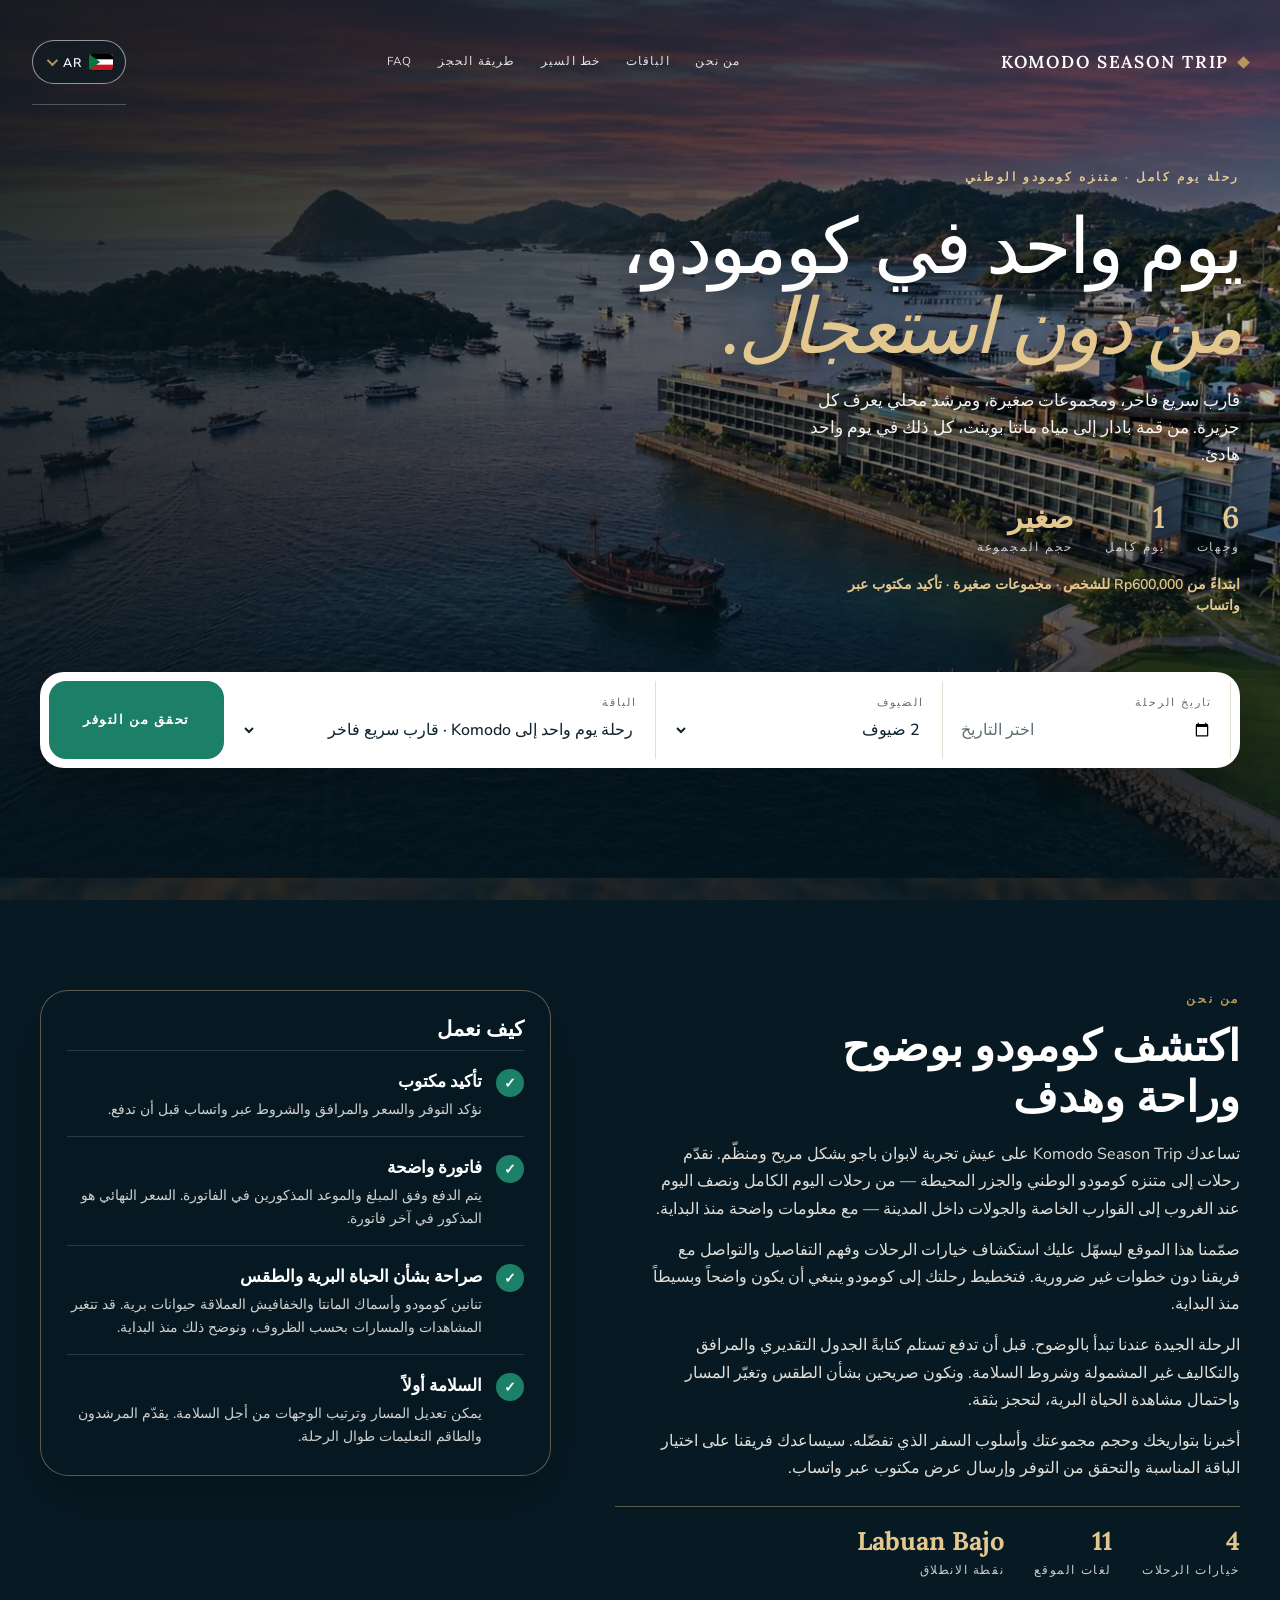
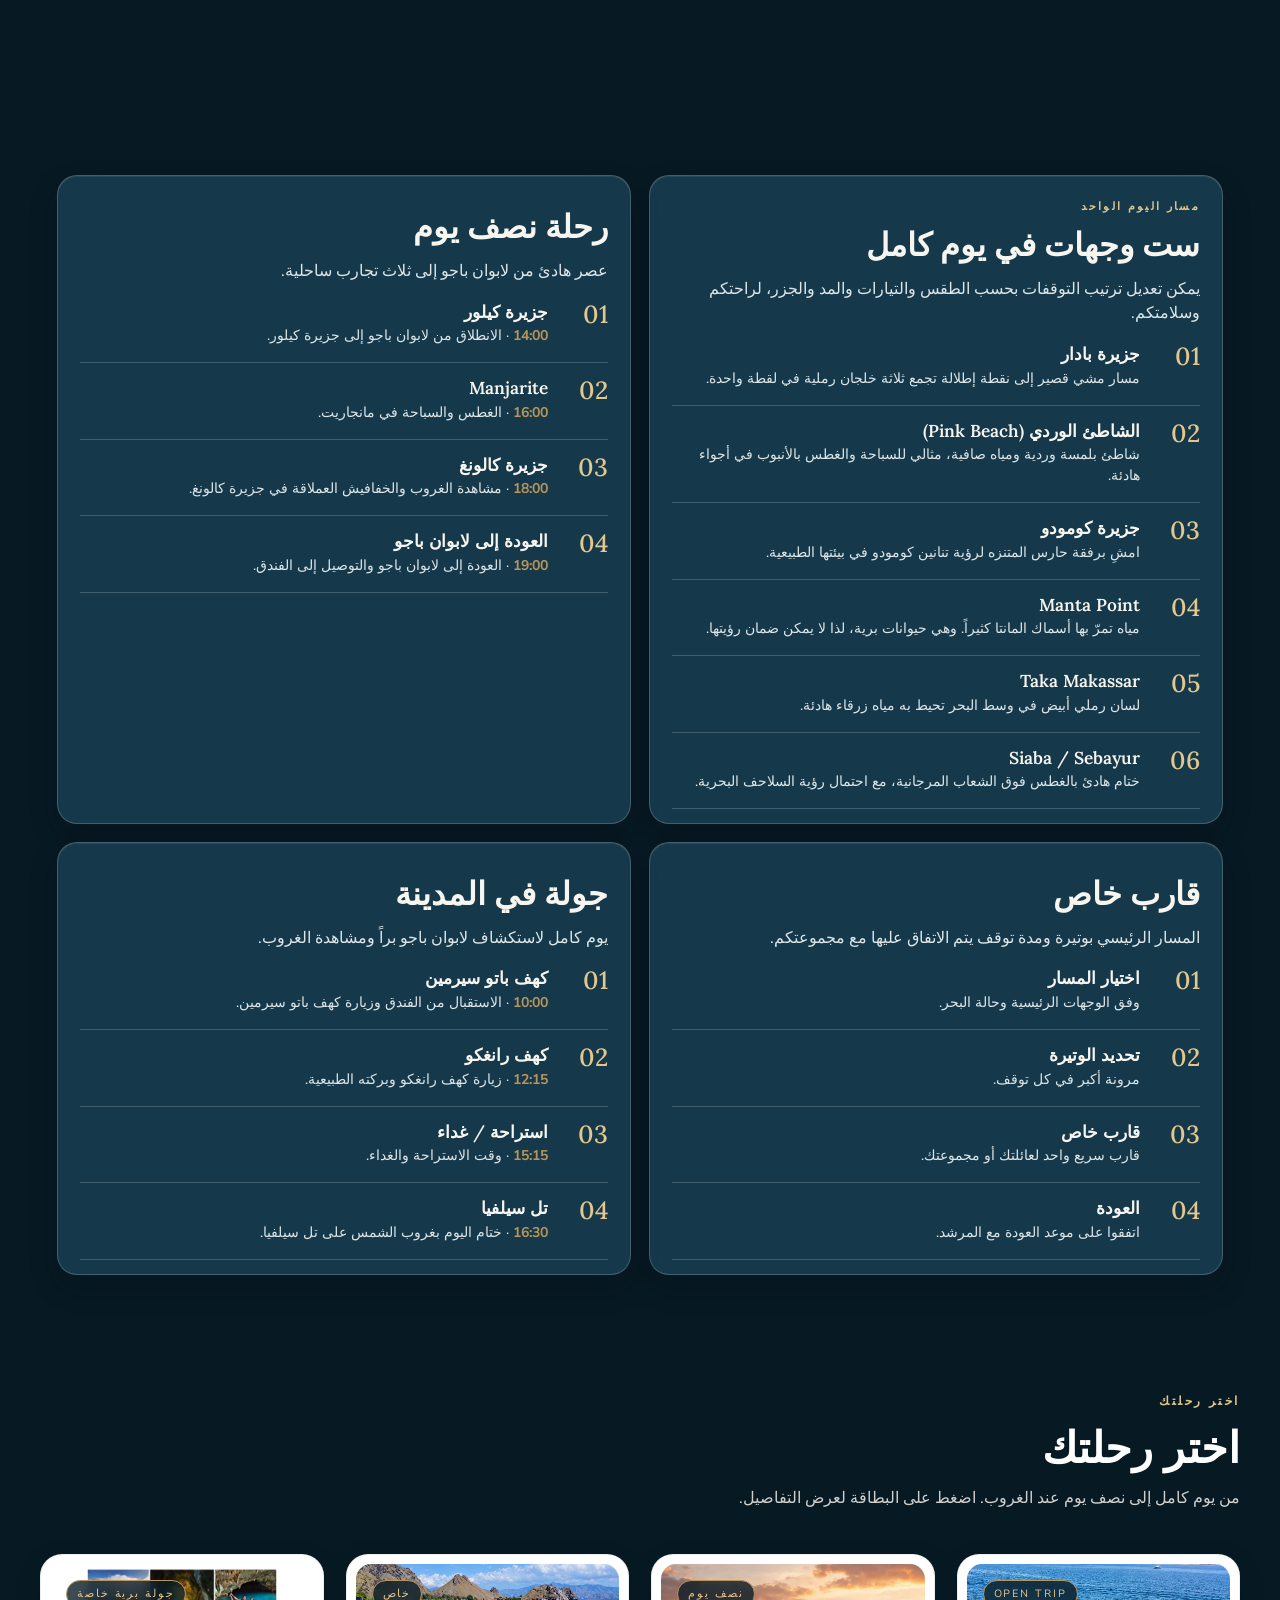
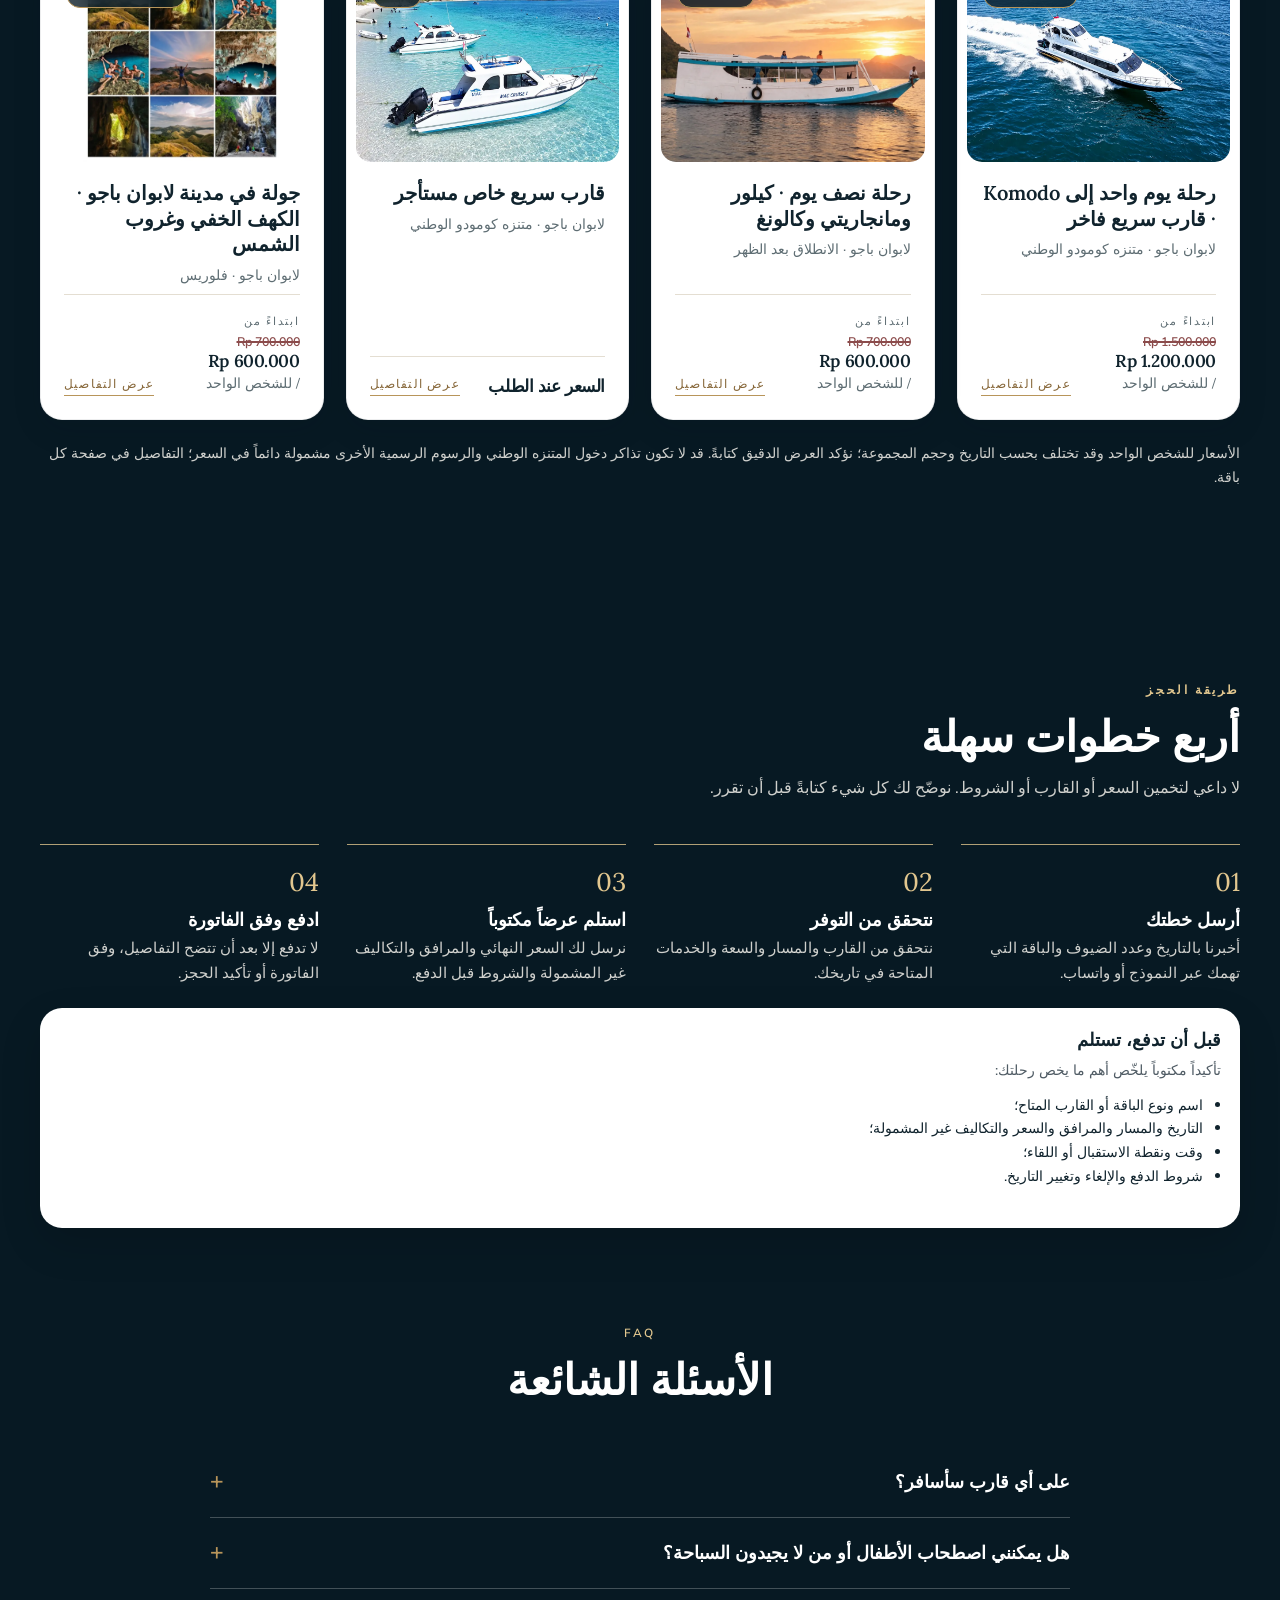
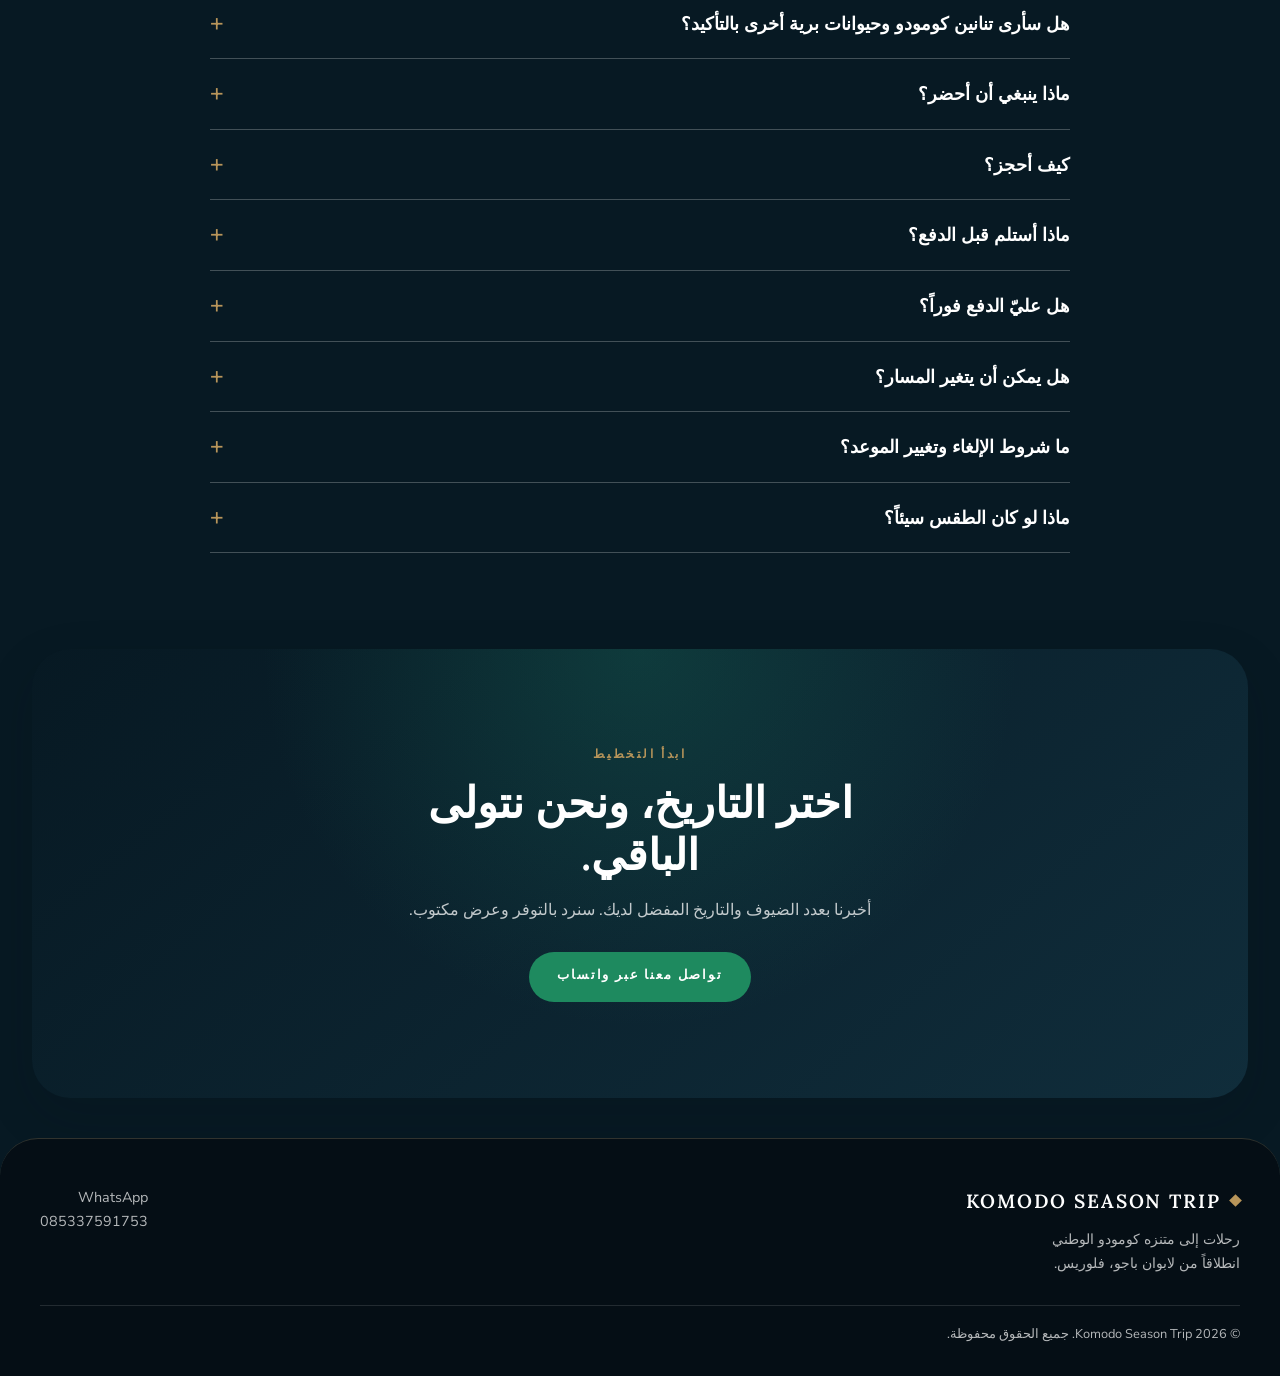
<file: ar.html>
<!DOCTYPE html>
<html lang="ar" dir="rtl">
<head>
<meta charset="UTF-8">
<meta name="viewport" content="width=device-width, initial-scale=1, viewport-fit=cover">
<title>رحلات جزر كومودو من لابوان باجو | Komodo Season Trip</title>
<meta name="description" content="رحلات إلى متنزه كومودو الوطني من لابوان باجو: رحلة يوم كامل بقارب سريع فاخر، ورحلة نصف يوم عند غروب الشمس في جزيرة كالونغ، وقارب خاص، وجولة في المدينة مع كهف رانغكو. مجموعات صغيرة، والحجز عبر واتساب.">
<meta name="robots" content="index,follow,max-image-preview:large">
<meta property="og:type" content="website"><meta property="og:site_name" content="Komodo Season Trip">
<meta property="og:title" content="رحلات جزر كومودو من لابوان باجو | Komodo Season Trip"><meta property="og:description" content="رحلات إلى متنزه كومودو الوطني من لابوان باجو: رحلة يوم كامل بقارب سريع فاخر، ورحلة نصف يوم عند غروب الشمس في جزيرة كالونغ، وقارب خاص، وجولة في المدينة مع كهف رانغكو. مجموعات صغيرة، والحجز عبر واتساب.">
<meta property="og:locale" content="ar_AR">
<meta property="og:locale:alternate" content="id_ID">
<meta property="og:locale:alternate" content="en_US">
<meta property="og:locale:alternate" content="zh_CN">
<meta property="og:locale:alternate" content="ms_MY">
<meta property="og:locale:alternate" content="ru_RU">
<meta property="og:locale:alternate" content="es_ES">
<meta property="og:locale:alternate" content="pt_PT">
<meta property="og:locale:alternate" content="it_IT">
<meta property="og:locale:alternate" content="de_DE">
<meta property="og:locale:alternate" content="fr_FR">
<meta property="og:image" content="https://darwin9415.github.io/Web-trip2/hero.webp">
<meta name="twitter:card" content="summary_large_image">
<link rel="alternate" hreflang="id" href="https://darwin9415.github.io/Web-trip2/">
<link rel="alternate" hreflang="en" href="https://darwin9415.github.io/Web-trip2/en.html">
<link rel="alternate" hreflang="zh" href="https://darwin9415.github.io/Web-trip2/zh.html">
<link rel="alternate" hreflang="ms" href="https://darwin9415.github.io/Web-trip2/ms.html">
<link rel="alternate" hreflang="ru" href="https://darwin9415.github.io/Web-trip2/ru.html">
<link rel="alternate" hreflang="es" href="https://darwin9415.github.io/Web-trip2/es.html">
<link rel="alternate" hreflang="pt" href="https://darwin9415.github.io/Web-trip2/pt.html">
<link rel="alternate" hreflang="it" href="https://darwin9415.github.io/Web-trip2/it.html">
<link rel="alternate" hreflang="de" href="https://darwin9415.github.io/Web-trip2/de.html"><link rel="alternate" hreflang="fr" href="https://darwin9415.github.io/Web-trip2/fr.html"><link rel="alternate" hreflang="ar" href="https://darwin9415.github.io/Web-trip2/ar.html">
<link rel="alternate" hreflang="x-default" href="https://darwin9415.github.io/Web-trip2/">
<link rel="canonical" href="https://darwin9415.github.io/Web-trip2/en.html">
<meta property="og:url" content="https://darwin9415.github.io/Web-trip2/en.html">
<link rel="preconnect" href="https://fonts.googleapis.com">
<link rel="preconnect" href="https://fonts.gstatic.com" crossorigin>
<link href="https://fonts.googleapis.com/css2?family=Lora:ital,wght@0,500;0,600;0,700;1,500&family=Nunito+Sans:wght@400;500;600;700&display=swap" rel="stylesheet">
<script type="application/ld+json">{"@context": "https://schema.org", "@graph": [{"@type": "TravelAgency", "name": "Komodo Season Trip", "telephone": "+6285337591753", "areaServed": "Labuan Bajo, Flores, Indonesia", "description": "رحلات إلى متنزه كومودو الوطني من لابوان باجو: رحلة يوم كامل بقارب سريع فاخر، ورحلة نصف يوم عند غروب الشمس في جزيرة كالونغ، وقارب خاص، وجولة في المدينة مع كهف رانغكو. مجموعات صغيرة، والحجز عبر واتساب."}, {"@type": "TouristTrip", "name": "One Day Trip Komodo · Luxury Speedboat", "description": "An open (shared) full-day trip to six destinations in Komodo National Park by tourist speedboat from Labuan Bajo: Padar Island, Pink Beach, Komodo Island, Manta Point, Taka Makassar and Siaba or Sebayur. Hotel pickup in the Labuan Bajo area, lunch and a local guide are included.", "provider": {"@type": "TravelAgency", "name": "Komodo Season Trip"}, "offers": {"@type": "Offer", "priceCurrency": "IDR", "price": "1200000"}}, {"@type": "TouristTrip", "name": "رحلة نصف يوم · Kelor, Manjarite & Kalong", "description": "A relaxed half-day trip: sail from Labuan Bajo in the afternoon, stop at the unspoiled beach of Kelor Island, snorkel at Manjarite, then end the day with the sunset and thousands of flying foxes at Kalong Island. Hotel pickup and drop-off are included.", "provider": {"@type": "TravelAgency", "name": "Komodo Season Trip"}, "offers": {"@type": "Offer", "priceCurrency": "IDR", "price": "600000"}}, {"@type": "TouristTrip", "name": "Private Charter Speedboat", "description": "Charter a whole speedboat just for your family or group. The route follows the main package, while the pace and the time spent at each stop follow your wishes.", "provider": {"@type": "TravelAgency", "name": "Komodo Season Trip"}}, {"@type": "TouristTrip", "name": "Labuan Bajo جولة في المدينة · Hidden Cave & Sunset", "description": "A private day exploring the land side of Labuan Bajo: walking through Batu Cermin Cave, swimming in the clear pool of Rangko Cave, then ending with sunset at Sylvia Hill. Three experiences in one trip for 2–6 guests.", "provider": {"@type": "TravelAgency", "name": "Komodo Season Trip"}, "offers": {"@type": "Offer", "priceCurrency": "IDR", "price": "700000"}}]}</script>
<style>
:root{--navy:#08151f;--navy2:#0f2a3c;--gold:#b8955a;--gold2:#dcc08c;--ivory:#f6f3ed;--stone:#ebe5d9;--ink:#101c27;--muted:#67727c;--line:#e0d9ca;
--serif:"Lora",Georgia,"Times New Roman",serif;--sans:"Nunito Sans","Segoe UI",Arial,sans-serif}
*{box-sizing:border-box;margin:0;padding:0}
html{scroll-behavior:smooth}
body{font-variant-numeric:lining-nums;font-family:var(--sans);background:var(--ivory);color:var(--ink);line-height:1.65;font-size:16px;-webkit-font-smoothing:antialiased}
a{color:inherit;text-decoration:none}
svg{display:block}
:focus-visible{outline:2px solid var(--gold);outline-offset:3px}
.wrap{width:min(1140px,90%);margin-inline:auto}
.hide{display:none!important}
.eyebrow{font-size:.74rem;letter-spacing:.22em;text-transform:uppercase;color:var(--gold);font-weight:600}
h1,h2,h3{font-family:var(--serif);font-weight:600;letter-spacing:0;line-height:1.2}
h2{font-size:clamp(1.8rem,3.8vw,2.7rem)}
.btn{display:inline-block;background:var(--gold);color:#08151f;border:0;border-radius:2px;padding:14px 28px;font:600 .82rem var(--sans);letter-spacing:.14em;text-transform:uppercase;cursor:pointer;transition:background .2s}
.btn:hover{background:var(--gold2)}
.btn.ghost{background:transparent;color:inherit;border:1px solid currentColor}
.btn.ghost:hover{background:rgba(184,149,90,.12)}

/* header */
header.top{position:absolute;inset:0 0 auto;z-index:10;color:#fff}
.top .wrap{display:flex;align-items:center;justify-content:space-between;padding-block:24px;gap:20px}
.logo{font-family:var(--serif);font-size:1.15rem;font-weight:600;letter-spacing:.12em;text-transform:uppercase;display:flex;align-items:center;gap:12px}
.logo i{width:9px;height:9px;background:var(--gold);transform:rotate(45deg)}
nav.menu{display:flex;gap:34px;font-size:.82rem;letter-spacing:.12em;text-transform:uppercase}
nav.menu a{opacity:.85;padding:4px 0;border-bottom:1px solid transparent}
nav.menu a:hover{opacity:1;border-color:var(--gold)}
.top .btn{padding:10px 20px}
@media(max-width:860px){nav.menu{display:none}}

/* hero */
.hero{position:relative;color:#fff;min-height:720px;padding:190px 0 0;overflow:hidden;background:#08151f center/cover no-repeat}
.glow{position:absolute;right:10%;top:150px;width:420px;height:420px;border-radius:50%;background:radial-gradient(circle,rgba(220,192,140,.55),rgba(184,149,90,0) 66%);pointer-events:none}
.hero svg.scene{position:absolute;left:0;right:0;bottom:0;width:100%;height:42%;min-height:200px}
.hero .wrap{position:relative;z-index:2}
.hero h1{font-size:clamp(2.4rem,6vw,4.7rem);max-width:12ch;margin-top:18px;font-weight:500}
.hero h1 em{color:var(--gold2);font-style:italic}
.hero .lead{margin-top:22px;max-width:50ch;font-size:1.06rem;color:rgba(255,255,255,.82)}
.facts{display:flex;gap:34px;margin-top:34px;flex-wrap:wrap}
.facts div b{display:block;font-family:var(--serif);font-size:1.8rem;font-weight:600;color:var(--gold2);line-height:1}
.facts div span{font-size:.74rem;letter-spacing:.16em;text-transform:uppercase;opacity:.75}
.cari{position:relative;z-index:3;margin-top:56px;margin-bottom:-52px;background:#fff;color:var(--ink);padding:10px;display:grid;grid-template-columns:1fr 1fr 1.5fr auto;gap:0;box-shadow:0 30px 60px rgba(4,12,20,.35)}
.cari > div{padding:12px 20px;border-right:1px solid var(--line)}
.cari label{display:block;font-size:.68rem;letter-spacing:.18em;text-transform:uppercase;color:var(--muted);margin-bottom:2px}
.cari input,.cari select{width:100%;border:0;background:transparent;font:500 1rem var(--sans);color:var(--ink);padding:4px 0}
.cari .btn{align-self:stretch;border-radius:0;padding-inline:34px}
@media(max-width:900px){.cari{grid-template-columns:1fr 1fr;margin-bottom:-90px}.cari > div{border-bottom:1px solid var(--line)}.cari .btn{grid-column:1/-1;padding-block:16px}}
@media(max-width:520px){.cari{grid-template-columns:1fr}.cari > div{border-right:0}}


section{padding-block:80px}
.sec-head{max-width:640px;margin-bottom:42px}
.sec-head p{color:var(--muted);margin-top:12px}

/* paket */
.cards{display:grid;grid-template-columns:repeat(4,1fr);gap:24px}
@media(max-width:1100px){.cards{grid-template-columns:1fr 1fr}}
@media(max-width:620px){.cards{grid-template-columns:1fr}}
.card{background:#fff;border:1px solid var(--line);cursor:pointer;display:flex;flex-direction:column;transition:transform .25s,box-shadow .25s}
.card:hover{transform:translateY(-4px);box-shadow:0 22px 40px rgba(8,21,31,.12)}
.thumb{height:220px;position:relative;display:grid;place-items:center;color:var(--gold2)}
.has-photo{background-size:cover;background-position:center}.has-photo svg{display:none}
.t1{background:linear-gradient(145deg,#0f2a3c,#08151f)}
.t2{background:linear-gradient(145deg,#14485a,#0a2233)}
.t3{background:linear-gradient(145deg,#1d3a4a,#0a1b27)}
.thumb svg{width:84px;height:84px;opacity:.9}
.tag{position:absolute;left:16px;top:16px;background:rgba(8,21,31,.6);backdrop-filter:blur(4px);font-size:.66rem;letter-spacing:.18em;text-transform:uppercase;border:1px solid var(--gold);color:var(--gold2);padding:4px 10px}
.card .body{padding:24px;display:flex;flex-direction:column;gap:6px;flex:1}
.card h3{font-size:1.25rem}
.where{color:var(--muted);font-size:.88rem}
.score{font-size:.88rem;color:var(--muted)}.score b{color:var(--gold)}
.meta{margin-top:auto;padding-top:18px;border-top:1px solid var(--line);display:flex;justify-content:space-between;align-items:end;gap:10px}
.price small{display:block;font-size:.68rem;letter-spacing:.16em;text-transform:uppercase;color:var(--muted)}
.meta .price{display:flex;flex-direction:column;align-items:flex-start;gap:2px;min-width:0}.meta .price .price-old{display:block!important;margin:0;color:#8b4b4b;font-family:var(--sans);font-size:.86rem;font-weight:600;line-height:1.25;text-decoration-line:line-through;text-decoration-color:#8b4b4b;text-decoration-thickness:2px;white-space:nowrap}.meta .price strong{display:block;color:var(--ink);font-size:1.4rem;line-height:1.2}.price .price-old{display:block;margin:2px 0 0;color:var(--muted);font-size:.82rem;font-weight:500;line-height:1.2;text-decoration:line-through;text-decoration-thickness:1.5px}.price strong{font-family:var(--serif);font-size:1.35rem;font-weight:600}
.price em{font-style:normal;color:var(--muted);font-size:.85rem}
.more{font-size:.74rem;letter-spacing:.16em;text-transform:uppercase;color:var(--gold);border-bottom:1px solid var(--gold)}
.note{margin-top:22px;font-size:.88rem;color:var(--muted)}

/* rute */
.rute{background:linear-gradient(135deg,#fbfaf5 0%,#f7f5ed 48%,#eef5f2 100%);border:1px solid rgba(184,149,90,.22);box-shadow:0 18px 44px rgba(8,21,31,.10)}
.rgrid{display:grid;grid-template-columns:.9fr 1.1fr;gap:60px}
@media(max-width:860px){.rgrid{grid-template-columns:1fr;gap:30px}}
.rgrid .sec-head{position:sticky;top:40px;align-self:start}
@media(max-width:860px){.rgrid .sec-head{position:static}}
.stops{list-style:none}
.stops li{display:grid;grid-template-columns:70px 1fr;gap:16px;padding:22px 0;border-bottom:1px solid var(--line)}
.stops li:first-child{padding-top:0}
.stops b{font-family:var(--serif);font-size:1.9rem;color:var(--gold);line-height:1;font-weight:500}
.stops h3{font-size:1.25rem}
.stops p{color:var(--muted);font-size:.96rem;margin-top:4px}
.route-swipe-hint{display:flex;align-items:center;justify-content:center;gap:10px;width:max-content;max-width:100%;margin:14px auto 0;padding:7px 14px;border:1px solid rgba(184,149,90,.3);border-radius:999px;background:rgba(255,255,255,.74);color:var(--muted);font-size:.8rem;line-height:1.4;text-align:center}.route-swipe-hint span{color:var(--gold);font-size:1.15rem;font-weight:700}
.route-time{font-weight:700;color:var(--gold);white-space:nowrap}
.route-slides{display:block;width:100%;max-width:100%;height:auto;max-height:min(62vh,620px);min-height:0;overflow-x:hidden;overflow-y:auto;overscroll-behavior:auto;-webkit-overflow-scrolling:touch;scrollbar-width:thin;scrollbar-color:var(--gold) transparent;margin:0;padding:0 14px 8px;background:linear-gradient(180deg,rgba(255,255,255,.88),rgba(239,246,242,.78));border:1px solid rgba(184,149,90,.2);border-radius:22px;box-shadow:inset 0 1px 0 rgba(255,255,255,.85)}.route-slides::-webkit-scrollbar{width:8px}.route-slides::-webkit-scrollbar-thumb{background:var(--gold);border:2px solid rgba(255,255,255,.75);border-radius:8px}.route-slides::-webkit-scrollbar-track{background:rgba(224,217,202,.35);border-radius:8px}

.route-slide{display:block;width:100%;background:transparent;border:0;border-radius:0;padding:0}.route-slide+.route-slide{margin-top:30px;padding-top:30px;border-top:1px solid var(--line)}
.route-slide-grid{display:block;width:100%;background:transparent;border:0;border-radius:0;padding:0;box-shadow:none}
.route-slide .sec-head{margin-bottom:0}
.route-slide .sec-head h2{margin-top:10px;color:var(--ink)}
.route-slide .sec-head p{color:var(--muted);margin-top:12px}
.route-slide .eyebrow{font-size:.66rem;color:var(--gold)}
.route-stops{list-style:none;margin:0;padding:0}
.route-stops li{display:grid;grid-template-columns:70px 1fr;gap:16px;padding:22px 0;border-bottom:1px solid var(--line)}
.route-stops li:first-child{padding-top:0}
.route-stops b{font-family:var(--serif);font-size:1.9rem;color:var(--gold);line-height:1;font-weight:500}
.route-stops h3{font-size:1.25rem;margin:0;color:var(--ink)}
.route-stops p{color:var(--muted);font-size:.96rem;margin-top:4px;line-height:1.55}
@media(max-width:860px){.route-stops li{grid-template-columns:58px 1fr}}
@media(max-width:700px){.route-slides{max-height:min(58vh,520px);overflow-y:auto;padding:0 12px 8px}}



/* cara pesan */
.steps{display:grid;grid-template-columns:repeat(4,1fr);gap:28px;counter-reset:s}
@media(max-width:900px){.steps{grid-template-columns:repeat(2,1fr)}}
@media(max-width:520px){.steps{grid-template-columns:1fr}}
.step{counter-increment:s;border-top:1px solid var(--gold);padding-top:16px}
.step::before{content:"0" counter(s);font-family:var(--serif);font-size:1.6rem;color:var(--gold)}
.step h3{font-size:1.15rem;margin:4px 0 6px}
.step p{color:var(--muted);font-size:.93rem}

/* faq */
.faq{max-width:820px;margin-inline:auto}
details{border-bottom:1px solid var(--line);padding:20px 0}
summary{cursor:pointer;list-style:none;display:flex;justify-content:space-between;gap:16px;font-family:var(--serif);font-size:1.12rem;font-weight:600}
summary::-webkit-details-marker{display:none}
summary::after{content:"+";color:var(--gold);font-size:1.6rem;line-height:1}
details[open] summary::after{content:"–"}
details p{color:var(--muted);margin-top:10px;max-width:66ch}

/* cta */
.cta{background:linear-gradient(135deg,var(--navy),var(--navy2));color:#fff;text-align:center}
.cta h2{max-width:18ch;margin:12px auto 0}
.cta p{color:rgba(255,255,255,.75);margin:16px auto 28px;max-width:48ch}
footer.foot{background:#050e15;color:rgba(255,255,255,.7);padding:46px 0 30px;font-size:.9rem}
.foot .row{display:flex;justify-content:space-between;flex-wrap:wrap;gap:24px}
.foot .logo{color:#fff;font-size:1.2rem}
.foot a:hover{color:var(--gold2)}
.foot .copy{margin-top:30px;padding-top:18px;border-top:1px solid rgba(255,255,255,.12);font-size:.8rem}

/* panel detail – modal full dengan sudut membulat */
.overlay{
  position:fixed;inset:0;z-index:50;
  background:rgba(0,0,0,.4);
  opacity:0;visibility:hidden;
  transition:opacity .25s ease,visibility .25s ease;
}
.overlay.on{opacity:1;visibility:visible}
.panel{
  position:fixed;
  left:50%;
  top:50%;
  right:auto;bottom:auto;
  width:min(1100px,calc(100vw - 40px));
  max-width:calc(100vw - 40px);
  height:min(92vh,900px);
  max-height:min(92vh,900px);
  background:#fff;
  z-index:60;
  transform:translate(-50%,-46%) scale(.985);
  opacity:0;visibility:hidden;
  transition:transform .28s ease,opacity .28s ease,visibility .28s ease;
  display:flex;flex-direction:column;
  border-radius:24px;
  overflow:hidden;
  box-shadow:0 28px 70px rgba(8,21,31,.32);
  color:var(--ink);
  pointer-events:none;
}
.panel.on{
  transform:translate(-50%,-50%) scale(1);
  opacity:1;visibility:visible;
  pointer-events:auto;
}
.panel .scroll{overflow-y:auto;flex:1;min-height:0;-webkit-overflow-scrolling:touch;padding-bottom:12px}
.p-hero{height:auto;aspect-ratio:16/9;max-height:320px;position:relative;display:grid;place-items:center;color:var(--gold2);margin:0;border-radius:0}
.p-hero.has-photo{background-size:cover;background-position:center}
.p-hero.gal{aspect-ratio:16/9;max-height:340px}
.p-hero svg{width:100px;height:100px}
.p-close{
  position:absolute;right:16px;top:16px;z-index:5;
  width:42px;height:42px;border-radius:50%;
  border:1px solid rgba(255,255,255,.5);
  background:rgba(8,21,31,.55);color:#fff;
  font-size:1.45rem;cursor:pointer;line-height:1;
  display:grid;place-items:center;
  transition:background .2s,border-color .2s;
}
.p-close:hover{background:rgba(8,21,31,.85);border-color:var(--gold)}
.p-body{padding:26px 32px 10px}
.p-body h2{font-size:1.75rem;color:var(--ink)}
.p-sub{color:var(--muted);margin-top:4px}
.p-score{margin-top:10px;color:var(--muted);font-size:.9rem}.p-score b{color:var(--gold)}
.p-body p.desc{margin-top:16px;max-width:70ch}
.p-body h3{font-size:1.15rem;margin:26px 0 12px;color:var(--ink)}
.spec{display:grid;grid-template-columns:1fr 1fr;gap:1px;background:var(--line);border:1px solid var(--line);border-radius:16px;overflow:hidden}
.spec div{background:#fff;padding:14px 16px}
.spec small{display:block;color:var(--muted);font-size:.66rem;letter-spacing:.16em;text-transform:uppercase}
.spec b{font-size:.95rem;font-weight:500}
.tiers{grid-template-columns:repeat(3,1fr)}.tiers b{font-family:var(--serif);font-size:1.1rem;font-weight:600}
.chips{display:flex;flex-wrap:wrap;gap:8px;list-style:none}
.chips li{border:1px solid var(--line);padding:5px 14px;font-size:.84rem;border-radius:999px}
.itin{list-style:none;border-left:1px solid var(--gold);margin:0 0 0 6px;max-width:100%}.itin li{display:grid;grid-template-columns:max-content minmax(0,1fr);align-items:start;column-gap:16px;padding:0 0 10px 20px;position:relative;width:fit-content;max-width:100%}.itin li::before{content:"";position:absolute;left:-5px;top:7px;width:9px;height:9px;background:var(--gold);transform:rotate(45deg)}.itin b{font-weight:700;font-size:.92rem;letter-spacing:.01em;white-space:nowrap}.itin span{color:var(--muted);font-size:.9rem;min-width:0}
.pinc{display:grid;grid-template-columns:1fr 1fr;gap:16px}
@media(max-width:480px){.pinc{grid-template-columns:1fr}}
.pinc ul{list-style:none;font-size:.9rem}
.pinc li{padding:4px 0 4px 20px;position:relative}
.pinc .y li::before{content:"✓";color:var(--gold);position:absolute;left:0;font-weight:700}
.pinc .n li::before{content:"–";color:var(--muted);position:absolute;left:3px}
.book{
  border-top:1px solid var(--line);
  padding:16px 28px 20px;
  display:flex;align-items:center;gap:14px;
  background:#fff;flex-shrink:0;flex-wrap:wrap;
}
.book .price{flex:1;min-width:120px}
.book input[type=date]{border:1px solid var(--line);padding:10px 12px;font:inherit;background:#fff;max-width:170px;border-radius:12px}
.book .btn{padding:12px 22px;border-radius:999px}
@media(max-width:700px){
  .panel{
    width:calc(100vw - 16px);
    max-width:calc(100vw - 16px);
    height:min(94vh,100%);
    max-height:min(94vh,100%);
    border-radius:20px;
  }
  /* Keep the 16:9 ratio on photo slides on small screens. */
  .p-hero,.p-hero.gal{max-height:none}
  .book input[type=date]{flex:1;max-width:none}
  .p-body{padding:18px 18px 8px}
  .p-body h2{font-size:1.4rem}
  .p-body p.desc{max-width:none}
}
body.lock{overflow:hidden}

/* dialog pesanan */
dialog.od{border:0;width:min(480px,94vw);padding:0;margin:auto;color:var(--ink);background:#fff}
dialog.od::backdrop{background:rgba(4,12,20,.65)}
.od form,.od .o-done{padding:30px;display:grid;gap:14px}
.od h2{font-size:1.65rem}
.od .o-boat{color:var(--gold);font-weight:600;margin-top:-6px}
.od label{display:block;font-size:.68rem;letter-spacing:.16em;text-transform:uppercase;color:var(--muted);margin-bottom:4px}
.od input,.od textarea{width:100%;border:1px solid var(--line);padding:11px 12px;font:inherit;background:#fff;color:var(--ink)}
.od textarea{min-height:76px;resize:vertical}
.o-two{display:grid;grid-template-columns:1fr 1fr;gap:12px}
@media(max-width:420px){.o-two{grid-template-columns:1fr}}
.o-err{color:#b3261e;font-size:.9rem}
.o-act{display:flex;gap:10px;justify-content:flex-end;flex-wrap:wrap}
.od .btn.ghost{color:var(--ink)}

/* foto latar hero (tertanam, tidak perlu file terpisah) */
.hero{background-image:linear-gradient(90deg,rgba(8,21,31,.78) 0%,rgba(8,21,31,.45) 55%,rgba(8,21,31,.2) 100%),linear-gradient(180deg,rgba(8,21,31,.55) 0%,rgba(8,21,31,0) 30%,rgba(8,21,31,0) 62%,rgba(8,21,31,.7) 100%),url(hero.webp);background-position:center 55%}
.hero h1{max-width:15ch;text-wrap:balance;text-shadow:0 2px 24px rgba(4,12,20,.45)}
.hero .lead,.facts{text-shadow:0 1px 14px rgba(4,12,20,.5)}
/* header rapi di layar menengah */
.logo{white-space:nowrap;font-size:1.3rem;letter-spacing:.12em}
nav.menu{gap:28px}nav.menu a,.top .btn{white-space:nowrap}
@media(max-width:980px){nav.menu{display:none}}

/* ===== bingkai melengkung & foto sesuai bingkai ===== */
.btn{border-radius:999px}
.top .btn.ghost{border-radius:999px}
.hero{border-radius:0}
.cari{border-radius:30px}.cari .btn{border-radius:22px}
.card{border-radius:26px;overflow:hidden;padding:12px}
.card .body{padding:18px 10px 8px}
.thumb{height:auto;aspect-ratio:4/3;border-radius:0}
.tag{border-radius:999px}
.panel{/* side radius disabled – using centered modal */}
.p-hero{/* aspect handled in modal panel CSS */}
.spec{border-radius:18px;overflow:hidden}
.chips li{border-radius:999px}
.book input[type=date],.od input,.od textarea{border-radius:14px}
dialog.od{border-radius:30px;overflow:hidden}
.rute,.cta{margin-inline:clamp(10px,2.5vw,36px);border-radius:38px}
.rute{border:1px solid var(--line)}
footer.foot{border-radius:38px 38px 0 0;margin-top:40px}
@media(max-width:600px){.panel{/* bottom sheet radius disabled */}}

/* ===== foto utama: bingkai persegi (tidak melengkung), rasio 4:3 pas dengan foto ===== */
.card{padding:10px}
.card .body{padding:20px 14px 14px}
.thumb{border-radius:0}
.p-hero{margin:14px 14px 0;border-radius:0;max-height:none}
/* foto selalu memenuhi frame (menimpa rule .t1/.t2 yang me-reset ukuran latar) */
.thumb.has-photo,.p-hero.has-photo{background-size:cover;background-position:center;background-repeat:no-repeat}
.thumb.has-photo.fit-contain,.p-hero.has-photo.fit-contain{background-size:contain;background-color:#fff}

/* ===== latar situs: foto Padar (sedikit blur) + warna huruf menyesuaikan ===== */
body{background:#0a1620;color:#f6f3ed}
body::before{content:"";position:fixed;inset:0;z-index:-1;background:linear-gradient(rgba(8,21,31,.46),rgba(8,21,31,.62)),url(bg.webp) center/cover no-repeat}
.pil h3,.sec-head h2,.step h3,summary{color:#fff}
.pil p,.sec-head p,.note,.step p,details p{color:rgba(246,243,237,.84)}
.pil b,.step::before{color:var(--gold2)}
.pil,.step{border-top-color:var(--gold2)}
#paket .eyebrow,#cara .eyebrow,#faq .eyebrow{color:var(--gold2)}
details{border-bottom-color:rgba(255,255,255,.24)}
.card,.rute,.panel{color:var(--ink)}
.card h3,.rute h2,.rute h3,.panel h2,.panel h3{color:var(--ink)}
.rute .sec-head p{color:var(--muted)}
.rute .eyebrow{color:var(--gold)}
/* tombol Cek ketersediaan: hijau */
.cari .btn{background:#1e8a5f;color:#fff}
.cari .btn:hover{background:#17724f}

/* ===== kotak pencarian di hero: tampil penuh & rapi di HP ===== */
html{overflow-x:hidden}
.hs{height:70px}
.cari>div{min-width:0}
.cari input,.cari select{min-width:0;max-width:100%}
.dph{position:relative}
.dph span{position:absolute;left:0;top:50%;transform:translateY(-50%);pointer-events:none;color:var(--muted);font-weight:500}
.dph.has span,.dph:focus-within span{display:none}
.dph:not(.has) input:not(:focus){color:transparent}
@media(max-width:900px){
  .hero{padding-top:150px}
  .hs{height:40px}
  .cari{grid-template-columns:1fr 1fr;margin-top:40px;margin-bottom:0;padding:8px;border-radius:26px}
  .cari>div{padding:10px 14px;border-right:0;border-bottom:1px solid var(--line)}
  .cari>div:nth-child(1){border-right:1px solid var(--line)}
  .cari>div:nth-child(3){grid-column:1/-1}
  .cari .btn{grid-column:1/-1;margin-top:8px;padding:16px;border-radius:20px}
}
@media(max-width:520px){
  .cari{grid-template-columns:1fr}
  .cari>div:nth-child(1){border-right:0}
}

/* ===== semua tombol WhatsApp berwarna hijau ===== */
a.btn[data-wa],#p-wa,#o-wa{background:#1e8a5f!important;color:#fff!important;border:0!important}
a.btn[data-wa]:hover,#p-wa:hover,#o-wa:hover{background:#17724f!important}
/* ===== bar pemesanan di panel: rapi di HP ===== */
.book .price strong,.book .price em{white-space:nowrap}
.book .dph{flex:1;min-width:150px}
.book .dph input[type=date]{width:100%;max-width:none;padding:11px 12px}
.book .dph span{left:14px}
@media(max-width:600px){
  .book{gap:10px}
  .book .price{flex:1 1 100%}
  .book .btn{flex:1 1 150px;text-align:center}
}

/* ===== galeri foto di panel detail ===== */
.p-hero.gal{display:block;background:#0a1620;overflow:hidden}
.gal .sl{position:absolute;inset:0;width:100%;height:100%;display:flex;overflow-x:auto;scroll-snap-type:x mandatory;scrollbar-width:none;-webkit-overflow-scrolling:touch}
.gal .sl::-webkit-scrollbar{display:none}
.gal figure{flex:0 0 100%;width:100%;min-width:100%;scroll-snap-align:center;position:relative;margin:0}
.gal figure img{width:100%;height:100%;object-fit:cover;display:block}
.gal figure.ct{background:#fff}
.gal figure.ct img{object-fit:contain}
.gal figcaption{position:absolute;left:0;right:0;bottom:0;padding:38px 16px 30px;background:linear-gradient(transparent,rgba(8,21,31,.75));color:#fff;font-size:.86rem}
.gal .cnt{position:absolute;left:14px;top:14px;z-index:2;background:rgba(8,21,31,.6);color:#fff;font-size:.74rem;letter-spacing:.1em;padding:5px 12px;border-radius:999px}
.gal .nav{position:absolute;top:50%;transform:translateY(-50%);z-index:2;width:38px;height:38px;border-radius:50%;border:1px solid rgba(255,255,255,.6);background:rgba(8,21,31,.55);color:#fff;font-size:1.4rem;line-height:1;cursor:pointer}
.gal .swipe-hint{position:absolute;left:50%;top:14px;transform:translateX(-50%);z-index:2;padding:5px 11px;border:1px solid rgba(255,255,255,.3);border-radius:999px;background:rgba(8,21,31,.62);color:#fff;font-size:.72rem;line-height:1.4;white-space:nowrap;pointer-events:none}
.gal .prev{left:10px}.gal .next{right:10px}
.gal .dots{position:absolute;left:0;right:0;bottom:12px;z-index:2;display:flex;justify-content:center;gap:6px}
.gal .dots i{width:7px;height:7px;border-radius:50%;background:rgba(255,255,255,.5);transition:width .2s}
.gal .dots i.on{background:var(--gold2);width:18px;border-radius:6px}
.p-close{z-index:3}
/* Desktop: make the gallery span the full modal width. */
@media(min-width:701px){
  /* Desktop mengikuti mode mobile: galeri penuh dengan rasio 16:9. */
  .p-hero.gal{height:auto;aspect-ratio:16/9;max-height:none}
  .gal figure img{object-fit:cover}
}
@media(hover:none){.gal .nav{display:none}}

/* ===== bagian informasi tambahan paket (aturan, FAQ) ===== */
.warn{margin-top:16px;padding:12px 14px;border-left:3px solid var(--gold);background:#faf6ec;border-radius:0 14px 14px 0;font-size:.92rem;line-height:1.55}
.inote{margin-top:10px;font-size:.88rem;color:var(--muted);line-height:1.55}
.xinfo{margin-top:26px}
.acc{border-top:1px solid var(--line)}.acc:last-child{border-bottom:1px solid var(--line)}
.acc>summary{cursor:pointer;list-style:none;display:flex;justify-content:space-between;gap:12px;padding:15px 0;font-family:var(--serif);font-size:1.08rem;font-weight:600}
.acc>summary::-webkit-details-marker{display:none}
.acc>summary::after{content:"+";color:var(--gold);font-size:1.4rem;line-height:1}
.acc[open]>summary::after{content:"–"}
.accb{padding:0 0 16px;font-size:.92rem;line-height:1.6}
.accb p{margin:0 0 10px}
.ilist{margin:0 0 10px 1.15rem;padding:0}.ilist li{margin:4px 0}
.qa{border-top:1px solid var(--line)}
.qa>summary{cursor:pointer;list-style:none;padding:11px 0;font-weight:600;font-size:.93rem;display:flex;justify-content:space-between;gap:10px}
.qa>summary::-webkit-details-marker{display:none}
.qa>summary::after{content:"+";color:var(--gold)}
.qa[open]>summary::after{content:"–"}
.qa p{margin:0 0 12px;color:var(--muted)}

/* ===== panel detail: tampilan rapi & profesional (semua paket, semua bahasa) ===== */
.p-body h3{display:flex;align-items:center;gap:10px;margin:30px 0 14px}
.p-body h3::before{content:"";width:22px;height:2px;background:var(--gold);flex:none}
.spec>div:last-child:nth-child(odd){grid-column:1/-1}
.itin b{font-weight:700;letter-spacing:.01em}
.callout{display:flex;gap:12px;align-items:flex-start;margin-top:14px;padding:13px 15px;background:#f1f6f8;border-radius:14px;font-size:.88rem;line-height:1.55;color:var(--ink)}
.callout b{flex:none;width:20px;height:20px;border-radius:50%;background:var(--gold);color:#fff;display:grid;place-items:center;font:700 .78rem var(--serif);font-style:italic;margin-top:1px}
.xinfo{margin-top:30px;display:grid;gap:10px}
.acc{border:1px solid var(--line);border-radius:16px;background:#fff;overflow:hidden}
.acc:last-child{border-bottom:1px solid var(--line)}
.acc>summary{color:var(--ink);padding:15px 16px;font-size:1.05rem}
.acc[open]>summary{background:#faf6ec;border-bottom:1px solid var(--line)}
.accb{padding:14px 16px 6px}
.accb p{color:var(--ink);margin:0 0 12px}
.accb p.inote{color:var(--muted);font-size:.86rem;margin:2px 0 12px}
.ilist{margin:0 0 12px;padding:0;list-style:none}
.ilist li{position:relative;padding:5px 0 5px 26px;font-size:.92rem;line-height:1.55}
.ilist li::before{content:"";position:absolute;left:8px;top:15px;width:6px;height:6px;background:var(--gold);transform:rotate(45deg)}
ol.ilist{counter-reset:o}ol.ilist li{counter-increment:o;padding-left:32px}
ol.ilist li::before{content:counter(o);left:0;top:6px;width:20px;height:20px;border-radius:50%;transform:none;background:var(--gold);color:#fff;font:700 .72rem var(--sans);display:grid;place-items:center}
.acc.yes .ilist li::before{content:"✓";left:3px;top:5px;width:auto;height:auto;background:none;transform:none;color:#1e8a5f;font:700 .95rem var(--sans)}
.acc.no .ilist li::before{content:"✕";left:3px;top:5px;width:auto;height:auto;background:none;transform:none;color:#b3261e;font:700 .85rem var(--sans)}
.qa{border-top:1px solid var(--line)}
.accb>.qa:first-child{border-top:0}
.qa>summary{color:var(--ink);padding:13px 0;font-weight:600;font-size:.95rem;line-height:1.4}
.qa p{color:var(--muted);margin:0 0 14px}
@media(prefers-reduced-motion:reduce){*{transition:none!important;scroll-behavior:auto!important}}

/* ===== Tentang kami ===== */
.about{padding:150px 0 10px;color:#f6f3ed}
.ab-grid{display:grid;grid-template-columns:1.1fr .9fr;gap:48px;align-items:start}
.ab-text h2{margin:10px 0 18px;max-width:20ch;color:#fff}
.ab-text p{color:rgba(246,243,237,.88);margin:0 0 14px;max-width:60ch;line-height:1.7}
.ab-facts{display:flex;gap:30px;flex-wrap:wrap;margin:24px 0 26px;padding-top:20px;border-top:1px solid rgba(220,192,140,.4)}
.ab-facts b{display:block;font-family:var(--serif);font-size:1.6rem;color:var(--gold2);line-height:1.1}
.ab-facts span{font-size:.72rem;letter-spacing:.14em;text-transform:uppercase;color:rgba(255,255,255,.78)}
.ab-card{background:rgba(8,21,31,.64);-webkit-backdrop-filter:blur(8px);backdrop-filter:blur(8px);border:1px solid rgba(220,192,140,.35);border-radius:28px;padding:26px 26px 12px}
.ab-card h3{font-family:var(--serif);font-size:1.3rem;color:#fff;margin:0 0 8px}
.ab-card ul{list-style:none;margin:0;padding:0}
.ab-card li{display:flex;gap:14px;padding:16px 0;border-top:1px solid rgba(255,255,255,.14)}
.ab-card .ck{flex:none;width:28px;height:28px;border-radius:50%;background:#1e8a5f;color:#fff;display:grid;place-items:center;font-weight:700;font-size:.9rem;margin-top:2px}
.ab-card li b{display:block;font-family:var(--serif);font-size:1.05rem;color:#fff;margin-bottom:3px}
.ab-card li p{margin:0;font-size:.9rem;color:rgba(246,243,237,.84);line-height:1.55}
@media(max-width:900px){.about{padding-top:60px}.ab-grid{grid-template-columns:1fr;gap:30px}}

/* ===== multi bahasa ===== */
.hr{display:flex;align-items:center;gap:10px}
.lang{position:relative}
.lang summary{list-style:none;cursor:pointer;border:1px solid rgba(255,255,255,.55);border-radius:999px;padding:9px 14px;font:600 .78rem var(--sans);letter-spacing:.04em;white-space:nowrap;display:flex;align-items:center;gap:6px;color:#fff;background:rgba(8,21,31,.28)}
.lang summary::-webkit-details-marker{display:none}
.lang ul{position:absolute;right:0;top:calc(100% + 8px);background:#fff;color:var(--ink);border-radius:18px;padding:6px;list-style:none;min-width:190px;box-shadow:0 18px 40px rgba(4,12,20,.3);z-index:30}
.lang li a{display:block;padding:10px 14px;border-radius:12px;font-size:.92rem}
.lang li a:hover,.lang li a[aria-current]{background:#f1ece2}
@media(max-width:560px){.top .btn{display:none}.logo{font-size:1rem;letter-spacing:.08em}}
h1,h2,h3{overflow-wrap:break-word;hyphens:auto}
.fl{width:24px;height:16px;border-radius:3px;box-shadow:0 0 0 1px rgba(0,0,0,.2);flex:none;display:block;overflow:hidden}
.lang summary{gap:8px}
.lang summary::after{content:"";width:6px;height:6px;border-right:2px solid currentColor;border-bottom:2px solid currentColor;transform:rotate(45deg) translateY(-2px);margin-left:2px;font-size:0}
.lang[open] summary::after{content:"";transform:rotate(-135deg) translateY(-1px)}
.lang li a{display:flex;align-items:center;gap:12px}
html[lang="zh"]{--sans:"Nunito Sans","PingFang SC","Hiragino Sans GB","Microsoft YaHei","Noto Sans SC",sans-serif;--serif:"Lora","Songti SC","Noto Serif SC","SimSun",serif}
html[lang="zh"] .hero h1{max-width:11em}
html[lang="zh"] .eyebrow,html[lang="zh"] .more,html[lang="zh"] .btn{letter-spacing:.04em}

/* ===== mobile hamburger & drawer ===== */
.nav-toggle{display:none;align-items:center;justify-content:center;width:44px;height:44px;border:1px solid rgba(255,255,255,.35);background:rgba(8,21,31,.35);backdrop-filter:blur(6px);border-radius:10px;cursor:pointer;color:#fff;padding:0;flex-shrink:0}
.nav-toggle svg{width:22px;height:22px}
.nav-toggle .ic-close{display:none}
.nav-toggle[aria-expanded="true"] .ic-open{display:none}
.nav-toggle[aria-expanded="true"] .ic-close{display:block}
.mnav{position:fixed;inset:0 0 auto 0;top:0;z-index:40;background:rgba(8,21,31,.97);color:#fff;padding:88px 24px 28px;transform:translateY(-110%);opacity:0;visibility:hidden;transition:transform .28s ease,opacity .28s ease,visibility .28s;max-height:100vh;overflow-y:auto;-webkit-overflow-scrolling:touch}
.mnav.on{transform:none;opacity:1;visibility:visible}
.mnav nav{display:flex;flex-direction:column;gap:4px}
.mnav a{display:block;padding:14px 8px;font-size:1rem;letter-spacing:.08em;text-transform:uppercase;border-bottom:1px solid rgba(255,255,255,.1);opacity:.92}
.mnav a:hover,.mnav a:focus-visible{opacity:1;color:var(--gold2)}
.mnav .mnav-wa{margin-top:22px;display:inline-flex;align-items:center;justify-content:center;width:100%;text-align:center}
body.nav-open{overflow:hidden}
@media(max-width:980px){
  .nav-toggle{display:inline-flex}
  nav.menu{display:none!important}
  .top .wrap{gap:12px}
  .hr{display:flex;align-items:center;gap:10px}
}
@media(min-width:981px){
  .mnav{display:none!important}
}
/* hero CTA clarity */
.hero-cta-note{margin-top:14px;font-size:.88rem;color:rgba(255,255,255,.78);max-width:52ch;line-height:1.5}
.hero-cta-note strong{color:var(--gold2);font-weight:600}
.cari-micro{margin-top:12px;font-size:.8rem;color:rgba(255,255,255,.7);text-align:center;max-width:48ch;margin-inline:auto}
@media(max-width:900px){
  .cari-micro{margin-bottom:8px}
}
.booking-next{margin-top:22px;padding:22px 24px;border:1px solid var(--line);border-radius:20px;background:#fff;color:var(--ink)}
.booking-next h3{font-size:1.12rem;margin-bottom:8px;color:var(--ink)!important}
.booking-next p{color:#4f5b64;font-size:.9rem;line-height:1.6}
.booking-next ul{margin:12px 0 18px 1.1rem;color:var(--ink);font-size:.9rem;line-height:1.65}
.booking-next .btn{display:inline-block}
.booking-next{padding:20px 18px}
.booking-next ul{padding-inline-start:1.1rem}
</style>
<link rel="stylesheet" href="premium.css">
<style>html[dir="rtl"]{direction:rtl}html[dir="rtl"] body{text-align:right}html[dir="rtl"] .lang ul{left:0;right:auto}html[dir="rtl"] .hero-copy,html[dir="rtl"] .sec-head,html[dir="rtl"] .card,html[dir="rtl"] .p-body{text-align:right}html[dir="rtl"] .ilist li{padding-left:0;padding-right:26px}html[dir="rtl"] .ilist li::before{left:auto;right:8px}html[dir="rtl"] .itin{border-left:0;border-right:1px solid var(--gold);margin-left:0;margin-right:6px}html[dir="rtl"] .itin li{padding-left:0;padding-right:20px}html[dir="rtl"] .itin li::before{left:auto;right:-5px}</style></head>
<body><svg xmlns="http://www.w3.org/2000/svg" style="position:absolute;width:0;height:0;overflow:hidden" aria-hidden="true"><defs><symbol id="f-id" viewBox="0 0 30 20"><rect width="30" height="10" fill="#e70011"/><rect y="10" width="30" height="10" fill="#fff"/></symbol><symbol id="f-en" viewBox="0 0 30 20"><rect width="30" height="20" fill="#012169"/><path d="M0 0L30 20M30 0L0 20" stroke="#fff" stroke-width="4"/><path d="M0 0L30 20M30 0L0 20" stroke="#c8102e" stroke-width="1.5"/><path d="M15 0V20M0 10H30" stroke="#fff" stroke-width="6.5"/><path d="M15 0V20M0 10H30" stroke="#c8102e" stroke-width="3.6"/></symbol><symbol id="f-zh" viewBox="0 0 30 20"><rect width="30" height="20" fill="#de2910"/><polygon fill="#ffde00" points="5.00,2.00 5.68,4.07 7.85,4.07 6.09,5.36 6.76,7.43 5.00,6.15 3.24,7.43 3.91,5.36 2.15,4.07 4.32,4.07"/><polygon fill="#ffde00" points="10.86,1.49 10.40,2.04 10.75,2.66 10.09,2.39 9.61,2.92 9.66,2.21 9.00,1.91 9.70,1.74 9.78,1.03 10.16,1.63"/><polygon fill="#ffde00" points="12.99,3.86 12.35,4.19 12.44,4.90 11.93,4.39 11.28,4.70 11.60,4.06 11.12,3.53 11.82,3.64 12.17,3.01 12.29,3.72"/><polygon fill="#ffde00" points="12.96,7.27 12.25,7.31 12.04,8.00 11.78,7.33 11.06,7.34 11.62,6.89 11.38,6.21 11.99,6.60 12.56,6.17 12.38,6.86"/><polygon fill="#ffde00" points="10.78,9.62 10.11,9.39 9.65,9.94 9.67,9.22 9.00,8.95 9.69,8.75 9.74,8.04 10.14,8.63 10.84,8.45 10.40,9.02"/></symbol><symbol id="f-ms" viewBox="0 0 30 20"><rect y="0.000" width="30" height="1.4286" fill="#cc0001"/><rect y="1.429" width="30" height="1.4286" fill="#fff"/><rect y="2.857" width="30" height="1.4286" fill="#cc0001"/><rect y="4.286" width="30" height="1.4286" fill="#fff"/><rect y="5.714" width="30" height="1.4286" fill="#cc0001"/><rect y="7.143" width="30" height="1.4286" fill="#fff"/><rect y="8.571" width="30" height="1.4286" fill="#cc0001"/><rect y="10.000" width="30" height="1.4286" fill="#fff"/><rect y="11.429" width="30" height="1.4286" fill="#cc0001"/><rect y="12.857" width="30" height="1.4286" fill="#fff"/><rect y="14.286" width="30" height="1.4286" fill="#cc0001"/><rect y="15.714" width="30" height="1.4286" fill="#fff"/><rect y="17.143" width="30" height="1.4286" fill="#cc0001"/><rect y="18.571" width="30" height="1.4286" fill="#fff"/><rect width="15" height="11.43" fill="#010066"/><circle cx="5.3" cy="5.7" r="3.2" fill="#fc0"/><circle cx="6.2" cy="5.7" r="2.6" fill="#010066"/><polygon fill="#fc0" points="10.60,2.90 11.12,4.62 12.79,3.95 11.77,5.43 13.33,6.32 11.54,6.45 11.81,8.22 10.60,6.90 9.39,8.22 9.66,6.45 7.87,6.32 9.43,5.43 8.41,3.95 10.08,4.62"/></symbol><symbol id="f-ru" viewBox="0 0 30 20"><rect width="30" height="20" fill="#fff"/><rect y="6.67" width="30" height="6.67" fill="#0039a6"/><rect y="13.33" width="30" height="6.67" fill="#d52b1e"/></symbol><symbol id="f-es" viewBox="0 0 30 20"><rect width="30" height="20" fill="#aa151b"/><rect y="5" width="30" height="10" fill="#f1bf00"/></symbol><symbol id="f-pt" viewBox="0 0 30 20"><rect width="30" height="20" fill="#f00"/><rect width="12" height="20" fill="#060"/><circle cx="12" cy="10" r="3.6" fill="none" stroke="#fc0" stroke-width="1"/><rect x="10.3" y="8.3" width="3.4" height="3.6" rx=".6" fill="#fff" stroke="#f00" stroke-width=".7"/></symbol><symbol id="f-it" viewBox="0 0 30 20"><rect width="30" height="20" fill="#fff"/><rect width="10" height="20" fill="#009246"/><rect x="20" width="10" height="20" fill="#ce2b37"/></symbol><symbol id="f-de" viewBox="0 0 30 20"><rect width="30" height="6.67" fill="#000"/><rect y="6.67" width="30" height="6.67" fill="#d00"/><rect y="13.33" width="30" height="6.67" fill="#ffce00"/></symbol><symbol id="f-fr" viewBox="0 0 30 20"><rect width="10" height="20" fill="#0055a4"/><rect x="10" width="10" height="20" fill="#fff"/><rect x="20" width="10" height="20" fill="#ef4135"/></symbol><symbol id="f-ar" viewBox="0 0 30 20"><rect width="30" height="20" fill="#ce1126"/><rect width="30" height="13.33" fill="#fff"/><rect width="30" height="6.67" fill="#000"/><polygon fill="#007a3d" points="0,0 14,10 0,20"/></symbol></defs></svg>

<header class="top">
  <div class="wrap">
    <a class="logo" href="#"><i></i>Komodo Season Trip</a>
    <nav class="menu" aria-label="القائمة الرئيسية">
      <a href="#tentang">من نحن</a><a href="#paket">الباقات</a><a href="#rute">خط السير</a><a href="#cara">طريقة الحجز</a><a href="#faq">FAQ</a>
    </nav>
    <div class="hr"><details class="lang"><summary aria-label="Language / Bahasa"><svg class="fl" viewBox="0 0 30 20" aria-hidden="true"><use href="#f-ar"/></svg><span>AR</span></summary><ul><li><a href="index.html" hreflang="id" lang="id"><svg class="fl" viewBox="0 0 30 20" aria-hidden="true"><use href="#f-id"/></svg><span>Bahasa Indonesia</span></a></li><li><a href="en.html" hreflang="en" lang="en"><svg class="fl" viewBox="0 0 30 20" aria-hidden="true"><use href="#f-en"/></svg><span>English</span></a></li><li><a href="zh.html" hreflang="zh" lang="zh"><svg class="fl" viewBox="0 0 30 20" aria-hidden="true"><use href="#f-zh"/></svg><span>中文（简体）</span></a></li><li><a href="ms.html" hreflang="ms" lang="ms"><svg class="fl" viewBox="0 0 30 20" aria-hidden="true"><use href="#f-ms"/></svg><span>Bahasa Melayu</span></a></li><li><a href="ru.html" hreflang="ru" lang="ru"><svg class="fl" viewBox="0 0 30 20" aria-hidden="true"><use href="#f-ru"/></svg><span>Русский</span></a></li><li><a href="es.html" hreflang="es" lang="es"><svg class="fl" viewBox="0 0 30 20" aria-hidden="true"><use href="#f-es"/></svg><span>Español</span></a></li><li><a href="pt.html" hreflang="pt" lang="pt"><svg class="fl" viewBox="0 0 30 20" aria-hidden="true"><use href="#f-pt"/></svg><span>Português</span></a></li><li><a href="it.html" hreflang="it" lang="it"><svg class="fl" viewBox="0 0 30 20" aria-hidden="true"><use href="#f-it"/></svg><span>Italiano</span></a></li><li><a href="de.html" hreflang="de" lang="de"><svg class="fl" viewBox="0 0 30 20" aria-hidden="true"><use href="#f-de"/></svg><span>Deutsch</span></a></li><li><a href="fr.html" hreflang="fr" lang="fr"><svg class="fl" viewBox="0 0 30 20"><use href="#f-fr"/></svg><span>Français</span></a></li><li><a href="ar.html" hreflang="ar" lang="ar"><svg class="fl" viewBox="0 0 30 20"><use href="#f-ar"/></svg><span>العربية</span></a></li></ul></details><button type="button" class="nav-toggle" id="nav-toggle" aria-label="فتح القائمة" data-open="فتح القائمة" data-close="إغلاق القائمة" aria-expanded="false" aria-controls="mnav"><svg class="ic-open" viewBox="0 0 24 24" fill="none" stroke="currentColor" stroke-width="2" stroke-linecap="round" aria-hidden="true"><path d="M4 7h16M4 12h16M4 17h16"/></svg><svg class="ic-close" viewBox="0 0 24 24" fill="none" stroke="currentColor" stroke-width="2" stroke-linecap="round" aria-hidden="true"><path d="M6 6l12 12M18 6L6 18"/></svg></button></div>
  </div>
</header>
<div class="mnav" id="mnav" role="dialog" aria-modal="true" aria-label="القائمة الرئيسية" hidden><nav aria-label="القائمة الرئيسية">
      <a href="#tentang">من نحن</a><a href="#paket">الباقات</a><a href="#rute">خط السير</a><a href="#cara">طريقة الحجز</a><a href="#faq">FAQ</a>
    </nav></div>

<div class="hero">
  <div class="wrap">
    <div class="eyebrow">رحلة يوم كامل · متنزه كومودو الوطني</div>
    <h1>يوم واحد في كومودو، <em>من دون استعجال.</em></h1>
    <p class="lead">قارب سريع فاخر، ومجموعات صغيرة، ومرشد محلي يعرف كل جزيرة. من قمة بادار إلى مياه مانتا بوينت، كل ذلك في يوم واحد هادئ.</p>
    <div class="facts"><div><b>6</b><span>وجهات</span></div><div><b>1</b><span>يوم كامل</span></div><div><b>صغير</b><span>حجم المجموعة</span></div></div>

    <p class="hero-cta-note"><strong>ابتداءً من Rp600,000 للشخص · مجموعات صغيرة · تأكيد مكتوب عبر واتساب</strong></p>
    <form class="cari" id="cari" aria-label="تحقق من التوفر">
      <div><label for="h-date">تاريخ الرحلة</label><div class="dph"><span>اختر التاريخ</span><input type="date" id="h-date" required></div></div>
      <div><label for="h-guests">الضيوف</label><select id="h-guests"></select></div>
      <div><label for="h-pkg">الباقة</label><select id="h-pkg"></select></div>
      <button class="btn" type="submit">تحقق من التوفر</button>
    </form>
    <p class="cari-micro">لا حاجة للدفع الآن. سنتحقق من التوفر ونرسل عرضاً مكتوباً أولاً.</p>
  </div>
  <div class="hs"></div>
</div>

<main>
<section class="about" id="tentang">
  <div class="wrap"><div class="ab-grid">
    <div class="ab-text">
      <div class="eyebrow">من نحن</div>
      <h2>اكتشف كومودو بوضوح وراحة وهدف</h2><p>تساعدك Komodo Season Trip على عيش تجربة لابوان باجو بشكل مريح ومنظّم. نقدّم رحلات إلى متنزه كومودو الوطني والجزر المحيطة — من رحلات اليوم الكامل ونصف اليوم عند الغروب إلى القوارب الخاصة والجولات داخل المدينة — مع معلومات واضحة منذ البداية.</p><p>صمّمنا هذا الموقع ليسهّل عليك استكشاف خيارات الرحلات وفهم التفاصيل والتواصل مع فريقنا دون خطوات غير ضرورية. فتخطيط رحلتك إلى كومودو ينبغي أن يكون واضحاً وبسيطاً منذ البداية.</p><p>الرحلة الجيدة عندنا تبدأ بالوضوح. قبل أن تدفع تستلم كتابةً الجدول التقديري والمرافق والتكاليف غير المشمولة وشروط السلامة. ونكون صريحين بشأن الطقس وتغيّر المسار واحتمال مشاهدة الحياة البرية، لتحجز بثقة.</p><p>أخبرنا بتواريخك وحجم مجموعتك وأسلوب السفر الذي تفضّله. سيساعدك فريقنا على اختيار الباقة المناسبة والتحقق من التوفر وإرسال عرض مكتوب عبر واتساب.</p>
      <div class="ab-facts"><div><b>4</b><span>خيارات الرحلات</span></div><div><b>11</b><span>لغات الموقع</span></div><div><b>Labuan Bajo</b><span>نقطة الانطلاق</span></div></div>
      
    </div>
    <aside class="ab-card" aria-label="كيف نعمل">
      <h3>كيف نعمل</h3>
      <ul>
        <li><span class="ck" aria-hidden="true">✓</span><div><b>تأكيد مكتوب</b><p>نؤكد التوفر والسعر والمرافق والشروط عبر واتساب قبل أن تدفع.</p></div></li>
        <li><span class="ck" aria-hidden="true">✓</span><div><b>فاتورة واضحة</b><p>يتم الدفع وفق المبلغ والموعد المذكورين في الفاتورة. السعر النهائي هو المذكور في آخر فاتورة.</p></div></li>
        <li><span class="ck" aria-hidden="true">✓</span><div><b>صراحة بشأن الحياة البرية والطقس</b><p>تنانين كومودو وأسماك المانتا والخفافيش العملاقة حيوانات برية. قد تتغير المشاهدات والمسارات بحسب الظروف، ونوضح ذلك منذ البداية.</p></div></li>
        <li><span class="ck" aria-hidden="true">✓</span><div><b>السلامة أولاً</b><p>يمكن تعديل المسار وترتيب الوجهات من أجل السلامة. يقدّم المرشدون والطاقم التعليمات طوال الرحلة.</p></div></li>
      </ul>
    </aside>
  </div></div>
</section>
<section class="rute" id="rute"><div class="wrap"><div aria-label="مسارات الباقات الأخرى" class="route-slides"><article class="route-slide"><div class="route-slide-grid"><div class="sec-head"><div class="eyebrow">مسار اليوم الواحد</div><h2 style="margin-top:10px">ست وجهات في يوم كامل</h2><p>يمكن تعديل ترتيب التوقفات بحسب الطقس والتيارات والمد والجزر، لراحتكم وسلامتكم.</p></div><ol class="stops">
<li><b>01</b><div><h3>جزيرة بادار</h3><p>مسار مشي قصير إلى نقطة إطلالة تجمع ثلاثة خلجان رملية في لقطة واحدة.</p></div></li>
<li><b>02</b><div><h3>الشاطئ الوردي (Pink Beach)</h3><p>شاطئ بلمسة وردية ومياه صافية، مثالي للسباحة والغطس بالأنبوب في أجواء هادئة.</p></div></li>
<li><b>03</b><div><h3>جزيرة كومودو</h3><p>امشِ برفقة حارس المتنزه لرؤية تنانين كومودو في بيئتها الطبيعية.</p></div></li>
<li><b>04</b><div><h3>Manta Point</h3><p>مياه تمرّ بها أسماك المانتا كثيراً. وهي حيوانات برية، لذا لا يمكن ضمان رؤيتها.</p></div></li>
<li><b>05</b><div><h3>Taka Makassar</h3><p>لسان رملي أبيض في وسط البحر تحيط به مياه زرقاء هادئة.</p></div></li>
<li><b>06</b><div><h3>Siaba / Sebayur</h3><p>ختام هادئ بالغطس فوق الشعاب المرجانية، مع احتمال رؤية السلاحف البحرية.</p></div></li>
</ol></div></article>
<article class="route-slide"><div class="route-slide-grid"><div class="sec-head"><div class="eyebrow">رحلة نصف يوم</div><h2>رحلة نصف يوم</h2><p>عصر هادئ من لابوان باجو إلى ثلاث تجارب ساحلية.</p></div><ol class="route-stops"><li><b>01</b><div><h3>جزيرة كيلور</h3><p><span class="route-time">14:00</span> · الانطلاق من لابوان باجو إلى جزيرة كيلور.</p></div></li><li><b>02</b><div><h3>Manjarite</h3><p><span class="route-time">16:00</span> · الغطس والسباحة في مانجاريت.</p></div></li><li><b>03</b><div><h3>جزيرة كالونغ</h3><p><span class="route-time">18:00</span> · مشاهدة الغروب والخفافيش العملاقة في جزيرة كالونغ.</p></div></li><li><b>04</b><div><h3>العودة إلى لابوان باجو</h3><p><span class="route-time">19:00</span> · العودة إلى لابوان باجو والتوصيل إلى الفندق.</p></div></li></ol></div></article>
<article class="route-slide"><div class="route-slide-grid"><div class="sec-head"><div class="eyebrow">قارب خاص</div><h2>قارب خاص</h2><p>المسار الرئيسي بوتيرة ومدة توقف يتم الاتفاق عليها مع مجموعتكم.</p></div><ol class="route-stops"><li><b>01</b><div><h3>اختيار المسار</h3><p>وفق الوجهات الرئيسية وحالة البحر.</p></div></li><li><b>02</b><div><h3>تحديد الوتيرة</h3><p>مرونة أكبر في كل توقف.</p></div></li><li><b>03</b><div><h3>قارب خاص</h3><p>قارب سريع واحد لعائلتك أو مجموعتك.</p></div></li><li><b>04</b><div><h3>العودة</h3><p>اتفقوا على موعد العودة مع المرشد.</p></div></li></ol></div></article>
<article class="route-slide"><div class="route-slide-grid"><div class="sec-head"><div class="eyebrow">جولة في المدينة</div><h2>جولة في المدينة</h2><p>يوم كامل لاستكشاف لابوان باجو براً ومشاهدة الغروب.</p></div><ol class="route-stops"><li><b>01</b><div><h3>كهف باتو سيرمين</h3><p><span class="route-time">10:00</span> · الاستقبال من الفندق وزيارة كهف باتو سيرمين.</p></div></li><li><b>02</b><div><h3>كهف رانغكو</h3><p><span class="route-time">12:15</span> · زيارة كهف رانغكو وبركته الطبيعية.</p></div></li><li><b>03</b><div><h3>استراحة / غداء</h3><p><span class="route-time">15:15</span> · وقت الاستراحة والغداء.</p></div></li><li><b>04</b><div><h3>تل سيلفيا</h3><p><span class="route-time">16:30</span> · ختام اليوم بغروب الشمس على تل سيلفيا.</p></div></li></ol></div></article>
</div><p class="route-swipe-hint"><span aria-hidden="true">↓</span>مرّر لأسفل داخل هذه اللوحة لرؤية جميع المسارات<span aria-hidden="true">↓</span></p></div>


</section>

<section id="paket" style="padding-top:20px">
  <div class="wrap">
    <div class="sec-head"><div class="eyebrow">اختر رحلتك</div><h2 style="margin-top:10px">اختر رحلتك</h2><p>من يوم كامل إلى نصف يوم عند الغروب. اضغط على البطاقة لعرض التفاصيل.</p></div>
    <div class="cards" id="cards"></div>
    <p class="note">الأسعار للشخص الواحد وقد تختلف بحسب التاريخ وحجم المجموعة؛ نؤكد العرض الدقيق كتابةً. قد لا تكون تذاكر دخول المتنزه الوطني والرسوم الرسمية الأخرى مشمولة دائماً في السعر؛ التفاصيل في صفحة كل باقة.</p>
  </div>
</section>
<section id="cara">
  <div class="wrap">
    <div class="sec-head"><div class="eyebrow">طريقة الحجز</div><h2 style="margin-top:10px">أربع خطوات سهلة</h2><p>لا داعي لتخمين السعر أو القارب أو الشروط. نوضّح لك كل شيء كتابةً قبل أن تقرر.</p></div>
    <div class="steps">
      <div class="step"><h3>أرسل خطتك</h3><p>أخبرنا بالتاريخ وعدد الضيوف والباقة التي تهمك عبر النموذج أو واتساب.</p></div>
      <div class="step"><h3>نتحقق من التوفر</h3><p>نتحقق من القارب والمسار والسعة والخدمات المتاحة في تاريخك.</p></div>
      <div class="step"><h3>استلم عرضاً مكتوباً</h3><p>نرسل لك السعر النهائي والمرافق والتكاليف غير المشمولة والشروط قبل الدفع.</p></div>
      <div class="step"><h3>ادفع وفق الفاتورة</h3><p>لا تدفع إلا بعد أن تتضح التفاصيل، وفق الفاتورة أو تأكيد الحجز.</p></div>
    </div>
    <div class="booking-next">
      <h3>قبل أن تدفع، تستلم</h3>
      <p>تأكيداً مكتوباً يلخّص أهم ما يخص رحلتك:</p>
      <ul><li>اسم ونوع الباقة أو القارب المتاح؛</li><li>التاريخ والمسار والمرافق والسعر والتكاليف غير المشمولة؛</li><li>وقت ونقطة الاستقبال أو اللقاء؛</li><li>شروط الدفع والإلغاء وتغيير التاريخ.</li></ul>
      
    </div>
  </div>
</section>

<section id="faq" style="padding-top:0">
  <div class="wrap faq">
    <div class="sec-head" style="margin-inline:auto;text-align:center"><div class="eyebrow">FAQ</div><h2 style="margin-top:10px">الأسئلة الشائعة</h2></div>
    <details><summary>على أي قارب سأسافر؟</summary><p>أنت تختار فئة القارب. نؤكد اسم القارب قبل الانطلاق، ويتطابق دائماً مع الفئة التي حجزتها.</p></details>
<details><summary>هل يمكنني اصطحاب الأطفال أو من لا يجيدون السباحة؟</summary><p>نعم. أخبرنا بعمر الطفل لنجهّز سترات النجاة ومكاناً مناسباً للغطس. يمكن لمن لا يجيدون السباحة المشاركة بسترة نجاة في مياه آمنة وبرفقة المرشد.</p></details>
<details><summary>هل سأرى تنانين كومودو وحيوانات برية أخرى بالتأكيد؟</summary><p>تعيش تنانين كومودو بريةً في بيئتها. يعرف المرشدون والحراس أفضل المناطق، لكن لا يمكن ضمان مشاهدة الحياة البرية، بما فيها أسماك المانتا والسلاحف والخفافيش العملاقة.</p></details>
<details><summary>ماذا ينبغي أن أحضر؟</summary><p>واقٍ شمسي آمن للشعاب المرجانية، وقبعة، ونظارة شمسية، وملابس بديلة، ومنشفة، وحذاء مريحاً للمشي الخفيف، وأدويتك الشخصية عند الحاجة.</p></details>
<details><summary>كيف أحجز؟</summary><p>املأ نموذج الحجز أو تواصل معنا عبر واتساب. نؤكد التوفر والسعر والشروط كتابةً قبل أن تدفع.</p></details>
<details><summary>ماذا أستلم قبل الدفع؟</summary><p>تستلم تأكيداً مكتوباً أو فاتورة توضّح الباقة أو القارب والتاريخ والمسار والمرافق والسعر النهائي والتكاليف غير المشمولة، إضافةً إلى شروط الدفع والإلغاء وتغيير التاريخ.</p></details>
<details><summary>هل عليّ الدفع فوراً؟</summary><p>لا. أخبرنا أولاً بالتاريخ وعدد الضيوف. سنشرح لك التوفر وتفاصيل العرض أولاً. ويتم الدفع بعد أن تستلم التأكيد المكتوب وتوافق عليه.</p></details>
<details><summary>هل يمكن أن يتغير المسار؟</summary><p>نعم. قد يتم تغيير المسار وترتيب التوقفات أو اختصاره أو استبداله بسبب الطقس أو التيارات أو المد والجزر أو السلامة. سيشرح لك المرشد أي تغيير في يوم الرحلة.</p></details>
<details><summary>ما شروط الإلغاء وتغيير الموعد؟</summary><p>قد تختلف شروط الإلغاء وتغيير التاريخ واسترداد المبلغ بحسب الباقة والتاريخ وظروف التشغيل. اطلب الشروط المكتوبة عبر واتساب قبل الدفع.</p></details>
<details><summary>ماذا لو كان الطقس سيئاً؟</summary><p>من أجل السلامة قد يتم تعديل الرحلة أو تأجيلها أو إلغاؤها. تتبع خيارات تغيير التاريخ أو الاسترداد الشروط التي نؤكدها كتابةً عند الحجز.</p></details>

  </div>
</section>

<section class="cta">
  <div class="wrap">
    <div class="eyebrow">ابدأ التخطيط</div>
    <h2>اختر التاريخ، ونحن نتولى الباقي.</h2>
    <p>أخبرنا بعدد الضيوف والتاريخ المفضل لديك. سنرد بالتوفر وعرض مكتوب.</p>
    <a class="btn" data-wa href="https://wa.me/6285337591753" target="_blank" rel="noopener">تواصل معنا عبر واتساب</a>
  </div>
</section>
</main>

<footer class="foot">
  <div class="wrap">
    <div class="row">
      <div><a class="logo" href="#"><i></i>Komodo Season Trip</a><p style="margin-top:10px">رحلات إلى متنزه كومودو الوطني<br>انطلاقاً من لابوان باجو، فلوريس.</p></div>
      <div><p>WhatsApp<br><a data-wa id="wa-text" href="https://wa.me/6285337591753" target="_blank" rel="noopener">0853-3759-1753</a></p></div>
    </div>
    <div class="copy">© 2026 Komodo Season Trip. جميع الحقوق محفوظة.</div>
  </div>
</footer>

<div class="overlay" id="overlay"></div>
<aside class="panel" id="panel" role="dialog" aria-modal="true" aria-labelledby="p-title" aria-hidden="true">
  <div class="scroll" id="p-content"></div>
  <div class="book">
    <div class="price"><small id="p-from"></small><del id="p-old-price" class="price-old hide"></del><strong id="p-price"></strong> <em id="p-unit"></em></div>
    <div class="dph" id="p-dph"><span>اختر التاريخ</span><input type="date" id="p-date" aria-label="تاريخ الرحلة"></div>
    <button type="button" class="btn hide" id="p-order">احجز الآن</button>
    <a class="btn" id="p-wa" href="https://wa.me/6285337591753" target="_blank" rel="noopener">احجز عبر واتساب</a>
  </div>
</aside>

<dialog class="od" id="od" aria-labelledby="o-title">
  <form id="ofm">
    <h2 id="o-title">احجز رحلتك</h2>
    <p class="o-boat" id="o-boat"></p>
    <div><label for="o-name">الاسم الكامل</label><input type="text" id="o-name" required maxlength="80" autocomplete="name"></div>
    <div><label for="o-phone">رقم واتساب</label><input type="tel" id="o-phone" required placeholder="+62 … / +44 …" autocomplete="tel"></div>
    <div class="o-two">
      <div><label for="o-guests">الضيوف</label><input type="number" id="o-guests" min="1" max="50" value="2" required></div>
      <div><label for="o-date">تاريخ الرحلة</label><input type="date" id="o-date" required></div>
    </div>
    <div><label for="o-note">ملاحظات (اختياري)</label><textarea id="o-note" maxlength="500" placeholder="أعمار الأطفال، احتياجات خاصة، إلخ."></textarea></div>
    <input type="text" id="o-hp" tabindex="-1" autocomplete="off" aria-hidden="true" style="position:absolute;left:-9999px">
    <p class="o-err hide" id="o-err"></p>
    <div class="o-act"><button type="button" class="btn ghost" id="o-cancel">إلغاء</button><button class="btn" id="o-send">إرسال الحجز</button></div>
  </form>
  <div class="o-done hide" id="o-done">
    <h2>تم إرسال الحجز</h2>
    <p>شكراً لك. سنتواصل معك عبر واتساب لتأكيد التوفر والدفع.</p>
    <div class="o-act"><a class="btn" id="o-wa" href="https://wa.me/6285337591753" target="_blank" rel="noopener">تأكيد عبر واتساب</a><button type="button" class="btn ghost" id="o-close">إغلاق</button></div>
  </div>
</dialog>

<script>
var WA='6285337591753', ORDER_URL='';
var LANG='ar',T={"view":"عرض التفاصيل","from":"ابتداءً من","sum":"الملخص","tiers":"السعر لكل شخص","fac":"المرافق","route2":"خط سير الرحلة","inc_note":"يشمل وملاحظات","close_panel":"إغلاق اللوحة","prev":"الصورة السابقة","next":"الصورة التالية","swipe":"اسحب لعرض الصور","err_phone":"رقم واتساب غير صالح. يرجى إدخال رمز الدولة.","sending":"جارٍ الإرسال…","err_send":"لم يتم إرسال الحجز. تحقق من الاتصال أو احجز عبر واتساب.","guest_n":"%n ضيوف","guest_more":"أكثر من 10","wa_interest":"مرحباً Komodo Season Trip، أنا مهتم بـ %n.","wa_date":"التاريخ: %s.","wa_guests":"الضيوف: %s.","wa_ask":"يرجى مشاركة التوفر والسعر.","wa_order":"مرحباً Komodo Season Trip، أنا %p وقد حجزت للتو %n.","wa_confirm":"يرجى التأكيد.","o_send":"إرسال الحجز","wa_hello": "مرحباً Komodo Season Trip، أودّ الاستفسار عن رحلاتكم.", "locale":"ar-AE"},curIdx=0;
function applySalePrice(b){var ref=String(b.oldp||'')+' '+String(b.p||''),name=String(b.n||'').toLowerCase();if(/city[\s-]*tour|lawatan bandar|tur darat|tour della città|city tour|городской тур|城市游/.test(name)){delete b.oldp;b.p='Rp 700.000'}else if(/1[., ]500[., ]000/.test(ref)||/one[\s-]*day|full[\s-]*day|satu hari|ganzer tag|intera giornata|un día completo|um dia inteiro|полный день|一日/.test(name)&&!/half[\s-]*day|半日/.test(name)){b.oldp='Rp 1.500.000';b.p='Rp 1.200.000'}else if(/700[., ]000/.test(ref)||/half[\s-]*day|setengah hari|separuh hari|halbtag|mezza giornata|medio día|meio dia|тур на полдня|半日/.test(name)){b.oldp='Rp 700.000';b.p='Rp 600.000'}return b}function loc(b){var t=LANG!=='id'&&b.tr&&(b.tr[LANG]||b.tr.en);if(!t)return applySalePrice(b);var o={};for(var k in b)o[k]=b[k];['n','w','tag','pu','p','d','sp','f','it','y','x','pt','itn','warn','rt','info','faq','faqt'].forEach(function(k){if(t[k]!=null)o[k]=t[k]});return applySalePrice(o)}
function msg(){return Array.prototype.filter.call(arguments,Boolean).join(' ')}
var BOATS=[{"n":"One Day Trip Komodo · Speedboat Luxury","w":"Labuan Bajo · Taman Nasional Komodo","tag":"Open trip","ik":"motor","p":"Rp 1.200.000","pu":"per orang","s":"","r":0,"d":"Open trip (sharing) satu hari penuh menjelajahi enam destinasi Taman Nasional Komodo dengan speedboat wisata dari Labuan Bajo: Pulau Padar, Pink Beach, Pulau Komodo, Manta Point, Taka Makassar, dan Siaba atau Sebayur. Penjemputan hotel di area Labuan Bajo, makan siang, dan pemandu lokal sudah termasuk.","sp":[["Durasi","Satu hari penuh"],["Jenis trip","Open trip atau sharing trip dengan peserta lain dalam satu speedboat"],["Minimum booking","1 orang"],["Kapal","Speedboat wisata. Nama dan jenis kapal dapat berbeda sesuai ketersediaan. Detail kapal dikonfirmasi sebelum keberangkatan."],["Kapasitas","Mengikuti jenis speedboat yang tersedia pada tanggal perjalanan"],["Destinasi","6 destinasi"],["Penjemputan","Hotel atau titik temu di area Labuan Bajo, sekitar 06.00–06.30 WITA"]],"f":[],"it":[["06.00–06.30 WITA","Penjemputan peserta dari hotel atau titik temu di area Labuan Bajo."],["06.30–07.00 WITA","Perjalanan menuju pelabuhan, check-in, dan persiapan naik speedboat."],["07.00 WITA","Speedboat berangkat dari Labuan Bajo."],["Sekitar 08.30–09.00 WITA","Tiba di Pulau Padar. Trekking ringan menuju area pemandangan dan berfoto."],["Sekitar 10.00–10.30 WITA","Mengunjungi Pink Beach untuk berenang, snorkeling, atau bersantai sesuai kondisi."],["Sekitar 12.00 WITA","Mengunjungi Pulau Komodo dan mengikuti jalur trekking yang ditentukan bersama ranger."],["Sekitar 13.00 WITA","Makan siang atau waktu istirahat sesuai fasilitas paket."],["Sekitar 14.00 WITA","Mengunjungi Manta Point untuk snorkeling apabila kondisi laut memungkinkan."],["Sekitar 15.00 WITA","Mengunjungi Taka Makassar apabila kondisi pasang surut dan cuaca memungkinkan."],["Sekitar 15.30–16.00 WITA","Mengunjungi Siaba atau Sebayur untuk snorkeling atau menikmati perairan sekitar sesuai kondisi."],["Sekitar 16.30–17.30 WITA","Perjalanan kembali menuju Labuan Bajo."],["Sekitar 17.00–18.00 WITA","Tiba di Labuan Bajo dan perjalanan selesai."]],"y":[],"x":[],"img":"","on":true,"ic":"Speedboat PUKAYA melaju","gal":[["pukaya-01.webp","Tampak luar speedboat"],["pukaya-02.webp","Kabin dengan kursi nyaman"],["pukaya-03.webp","Kursi kabin dan pendingin ruangan"],["pukaya-04.webp","Lorong kabin penumpang"],["pukaya-05.webp","Kabin penumpang, tampak lebar"],["pukaya-06.webp","Toilet di dalam kapal"],["pukaya-07.webp","Ruang kemudi"],["pukaya-08.webp","Dek depan dengan tempat duduk"],["pukaya-09.webp","Dek belakang"]],"rt":"Jadwal perkiraan","itn":"Jadwal di atas merupakan perkiraan. Waktu tiba, durasi di setiap destinasi, dan urutan rute dapat berubah mengikuti cuaca, gelombang, arus, pasang surut, kepadatan lokasi, arahan ranger, jadwal pelabuhan, dan pertimbangan keselamatan. Tidak ada jaminan bahwa semua destinasi dapat dikunjungi apabila kondisi tidak memungkinkan.","warn":"Penting: tiket masuk Taman Nasional Komodo dan biaya resmi lain belum termasuk dalam harga paket, kecuali dinyatakan berbeda pada invoice atau konfirmasi booking. Rincian biaya diinformasikan sebelum pembayaran.","info":[{"t":"Fasilitas yang termasuk","open":true,"k":"yes","b":[["ul",["Speedboat wisata pulang-pergi dari Labuan Bajo.","Pemandu lokal.","Alat snorkeling dasar.","Jaket pelampung.","Air mineral.","Makan siang.","Penjemputan dan pengantaran hotel di area Labuan Bajo.","Ranger atau pemandu lokal di area Pulau Komodo sesuai ketentuan taman nasional.","Dokumentasi perjalanan menggunakan kamera, GoPro, dan drone apabila kondisi cuaca, lokasi, izin, dan operasional memungkinkan."]],["note","Nama dan jenis speedboat dapat berbeda sesuai ketersediaan. Dokumentasi drone tidak dapat dijamin karena bergantung pada cuaca, angin, lokasi, izin, dan kondisi operasional."]]},{"t":"Tidak termasuk","open":true,"k":"no","b":[["ul",["Tiket pesawat.","Hotel atau akomodasi di Labuan Bajo.","Tiket masuk Taman Nasional Komodo.","Biaya konservasi, retribusi, atau biaya resmi lain dari pengelola destinasi.","Biaya pelabuhan atau biaya lokal lain apabila berlaku.","Konsumsi pribadi di luar makan siang, air mineral, dan fasilitas paket.","Pakaian renang.","Handuk.","Fins atau perlengkapan pribadi lainnya jika tidak disediakan.","Obat-obatan pribadi.","Obat anti-mabuk laut.","Asuransi perjalanan.","Pengeluaran pribadi.","Tip sukarela untuk pemandu dan kru kapal.","Destinasi di luar itinerary One Day Trip.","Biaya lain yang tidak tercantum dalam konfirmasi booking."]],["note","Tiket taman nasional, retribusi, dan biaya resmi lainnya dapat berubah mengikuti ketentuan pengelola destinasi. Rincian biaya akan diinformasikan sebelum pembayaran."]]},{"t":"Keselamatan dan kondisi perjalanan","b":[["p","Perjalanan ini melibatkan perjalanan speedboat, aktivitas snorkeling, naik-turun kapal, berjalan kaki, dan trekking ringan di beberapa lokasi."],["p","Semua aktivitas di laut bergantung pada cuaca, gelombang, arus, pasang surut, dan arahan kru. Rute serta urutan destinasi dapat berubah jika diperlukan demi keselamatan peserta."],["p","Peserta wajib mengikuti arahan pemandu, kru kapal, dan ranger selama perjalanan. Jaket pelampung wajib digunakan sesuai arahan kru dan kondisi aktivitas."],["p","Peserta wajib memberi tahu kami sebelum booking apabila memiliki kondisi kesehatan tertentu, sedang hamil, memiliki alergi, kebutuhan khusus, keterbatasan berenang, atau kesulitan berjalan dan melakukan trekking."],["p","Perjalanan ini tidak direkomendasikan bagi bayi dan balita, ibu hamil, pengguna kursi roda atau stroller, lansia dengan keterbatasan fisik berat, serta peserta dengan kondisi medis berisiko tinggi seperti penyakit jantung, epilepsi, atau kondisi lain yang dapat terpengaruh oleh perjalanan laut dan aktivitas fisik."]]},{"t":"Satwa liar","b":[["p","Komodo, pari manta, penyu, dan satwa lainnya hidup bebas di habitat alaminya. Pemandu dan ranger akan membantu memilih area yang sesuai berdasarkan kondisi dan aturan taman nasional, tetapi penampakan satwa liar tidak dapat dijamin."]]},{"t":"Cuaca dan perubahan itinerary","b":[["p","Jika terjadi cuaca buruk, hujan lebat, badai, gelombang tinggi, arus kuat, pasang surut, bencana alam, penutupan destinasi, instruksi ranger, instruksi otoritas, kerusakan kapal, atau keadaan lain di luar kendali operator, maka:"],["ul",["Rute dapat diubah.","Urutan destinasi dapat diubah.","Waktu kunjungan dapat dikurangi.","Sebagian destinasi dapat dihilangkan.","Keberangkatan dapat ditunda.","Perjalanan dapat dijadwalkan ulang.","Perjalanan dapat dibatalkan apabila kondisi dianggap tidak aman."]],["p","Pilihan perubahan tanggal, itinerary pengganti, atau pengembalian dana mengikuti kondisi operasional, kebijakan operator kapal, biaya pihak ketiga yang telah dibayarkan, dan ketentuan pada invoice atau konfirmasi booking."],["p","Keselamatan peserta menjadi prioritas utama. Tidak ada jaminan bahwa seluruh destinasi dalam itinerary dapat dikunjungi."]]},{"t":"Syarat booking dan pembayaran","b":[["ol",["Booking tersedia untuk minimal 1 orang.","Peserta mengirimkan nama lengkap, nomor WhatsApp, tanggal perjalanan, dan jumlah peserta.","Booking belum dianggap terkonfirmasi sebelum ketersediaan, itinerary, harga, fasilitas, dan ketentuan dikonfirmasi melalui WhatsApp.","Peserta menerima invoice atau konfirmasi tertulis sebelum melakukan pembayaran.","Peserta wajib memeriksa nama, tanggal, jumlah peserta, harga, fasilitas, dan ketentuan sebelum membayar.","Pembayaran dilakukan sesuai nominal dan batas waktu yang tertulis pada invoice.","Harga final adalah harga yang tercantum pada invoice atau konfirmasi booking terakhir.","Harga paket dan biaya tiket atau retribusi taman nasional dapat berubah mengikuti ketentuan pengelola destinasi.","Setelah melakukan pembayaran, peserta dianggap telah membaca, memahami, dan menyetujui aturan perjalanan yang tercantum pada invoice dan halaman paket."]]]},{"t":"Pembatalan dan perubahan tanggal","b":[["p","Pembatalan, perubahan nama peserta, dan perubahan tanggal perjalanan mengikuti ketentuan yang tercantum pada invoice atau konfirmasi booking."],["p","Permintaan perubahan tanggal dapat dipertimbangkan apabila kapasitas kapal dan ketersediaan pada tanggal baru masih tersedia."],["p","Perubahan tanggal dapat menimbulkan biaya tambahan apabila terdapat perbedaan harga kapal, tiket, retribusi, atau biaya operasional."],["p","Peserta yang membatalkan perjalanan, tidak hadir, atau datang terlambat mengikuti ketentuan pembatalan pada invoice booking."],["p","Peserta wajib hadir tepat waktu di hotel atau titik temu yang telah ditentukan. Peserta yang terlambat dapat dianggap tidak hadir apabila speedboat harus berangkat sesuai jadwal."],["p","Biaya tambahan akibat keterlambatan atau perubahan rencana peserta menjadi tanggung jawab peserta."]]},{"t":"Yang perlu dibawa","b":[["ul",["Pakaian ganti.","Pakaian renang.","Handuk.","Sunscreen ramah terumbu.","Topi.","Kacamata hitam.","Alas kaki yang nyaman untuk trekking ringan.","Obat pribadi.","Obat anti-mabuk laut.","Kamera.","Powerbank dan charger.","Uang tunai secukupnya."]]]}],"faqt":"Pertanyaan yang sering diajukan","faq":[["Apakah saya pasti melihat komodo dan pari manta?","Tidak. Komodo dan pari manta adalah satwa liar sehingga penampakannya tidak dapat dijamin. Pemandu dan ranger akan membantu memilih area yang sesuai berdasarkan kondisi dan aturan taman nasional."],["Apakah Manta Point selalu dikunjungi?","Manta Point dikunjungi apabila cuaca, gelombang, arus, pasang surut, dan kondisi keselamatan memungkinkan. Jika tidak memungkinkan, pemandu dapat mengubah rute atau mengganti lokasi sesuai kondisi."],["Apakah semua destinasi pasti dikunjungi?","Tidak selalu. Urutan rute dan destinasi dapat berubah atau dikurangi karena cuaca, kondisi laut, pasang surut, kepadatan lokasi, arahan ranger, jadwal pelabuhan, atau alasan keselamatan."],["Apakah tiket Taman Nasional Komodo sudah termasuk?","Tiket masuk Taman Nasional Komodo dan biaya resmi lain dari pengelola destinasi belum termasuk dalam harga paket, kecuali dinyatakan berbeda pada invoice atau konfirmasi booking."],["Apakah makan siang termasuk?","Makan siang termasuk dalam fasilitas paket One Day Trip. Detail menu atau bentuk penyajian dapat berbeda sesuai operasional perjalanan."],["Apakah ada penjemputan hotel?","Penjemputan dan pengantaran tersedia untuk hotel di area Labuan Bajo. Waktu penjemputan biasanya sekitar pukul 06.00–06.30 WITA dan akan dikonfirmasi sebelum perjalanan."],["Apakah ini open trip?","Ya. Paket ini merupakan open trip atau sharing trip, sehingga peserta dapat berbagi speedboat dengan tamu lain. Kapasitas mengikuti jenis kapal yang tersedia pada tanggal perjalanan."],["Apakah anak-anak boleh ikut?","Anak-anak dapat mengikuti perjalanan setelah usia, kondisi kesehatan, dan kemampuan mengikuti rute diperiksa. Mohon informasikan usia anak saat booking agar kesesuaian perjalanan dapat diperiksa."],["Apakah dokumentasi drone selalu tersedia?","Dokumentasi drone bergantung pada cuaca, angin, lokasi, izin, dan kondisi operasional. Dokumentasi drone dapat tidak tersedia apabila penerbangan tidak aman atau tidak diperbolehkan di area tertentu."]],"tr":{"en":{"n":"One Day Trip Komodo · Luxury Speedboat","w":"Labuan Bajo · Komodo National Park","pu":"per person","itn":"The schedule above is an estimate. Arrival times, the time spent at each destination and the order of the route may change depending on the weather, waves, currents, tides, how busy each location is, ranger instructions, harbour schedules and safety considerations. There is no guarantee that all destinations can be visited if conditions do not allow.","warn":"Important: Komodo National Park entrance tickets and other official fees are not included in the package price, unless stated otherwise on the invoice or booking confirmation. Fee details are provided before payment.","rt":"Estimated schedule","info":[{"t":"Included facilities","open":true,"k":"yes","b":[["ul",["Tourist speedboat round trip from Labuan Bajo.","Local guide.","Basic snorkelling equipment.","Life jacket.","Mineral water.","Lunch.","Hotel pickup and drop-off in the Labuan Bajo area.","A ranger or local guide in the Komodo Island area, in line with national park regulations.","Trip documentation with camera, GoPro and drone when weather, location, permits and operations allow."]],["note","The name and type of speedboat may vary depending on availability. Drone footage cannot be guaranteed because it depends on weather, wind, location, permits and operational conditions."]]},{"t":"Not included","open":true,"k":"no","b":[["ul",["Flight tickets.","Hotel or accommodation in Labuan Bajo.","Komodo National Park entrance tickets.","Conservation fees, levies or other official fees from the destination manager.","Harbour fees or other local fees where applicable.","Personal food and drinks beyond the lunch, mineral water and facilities listed.","Swimwear.","Towel.","Fins or other personal equipment if not provided.","Personal medication.","Seasickness medication.","Travel insurance.","Personal expenses.","Voluntary tips for the guide and boat crew.","Destinations outside the One Day Trip itinerary.","Any other costs not listed in the booking confirmation."]],["note","National park tickets, levies and other official fees may change according to the destination manager's regulations. Fee details will be provided before payment."]]},{"t":"Safety and trip conditions","b":[["p","This trip involves speedboat travel, snorkelling, getting on and off the boat, walking and light trekking at several locations."],["p","All activities at sea depend on the weather, waves, currents, tides and the crew's instructions. The route and the order of destinations may change if needed for the safety of participants."],["p","Participants must follow the instructions of the guide, boat crew and rangers throughout the trip. Life jackets must be worn as instructed by the crew and according to the activity."],["p","Please tell us before booking if you have a specific health condition, are pregnant, have allergies or special needs, limited swimming ability, or difficulty walking and trekking."],["p","This trip is not recommended for infants and toddlers, pregnant women, wheelchair or stroller users, elderly people with severe physical limitations, or participants with high-risk medical conditions such as heart disease, epilepsy or other conditions that may be affected by sea travel and physical activity."]]},{"t":"Wildlife","b":[["p","Komodo dragons, manta rays, turtles and other animals live freely in their natural habitat. Guides and rangers will help choose suitable areas based on conditions and national park rules, but wildlife sightings cannot be guaranteed."]]},{"t":"Weather and itinerary changes","b":[["p","In the event of bad weather, heavy rain, storms, high waves, strong currents, tides, natural disasters, destination closures, ranger instructions, instructions from the authorities, boat damage or other circumstances beyond the operator's control:"],["ul",["The route may be changed.","The order of destinations may be changed.","Visiting times may be shortened.","Some destinations may be skipped.","Departure may be delayed.","The trip may be rescheduled.","The trip may be cancelled if conditions are considered unsafe."]],["p","Options for a date change, a replacement itinerary or a refund depend on operational conditions, the boat operator's policy, third-party costs already paid, and the terms stated in the invoice or booking confirmation."],["p","Participant safety is the top priority. There is no guarantee that all destinations in the itinerary can be visited."]]},{"t":"Booking and payment terms","b":[["ol",["Booking is available for a minimum of 1 person.","Participants send their full name, WhatsApp number, travel date and number of participants.","A booking is not considered confirmed until availability, itinerary, price, facilities and terms have been confirmed via WhatsApp.","Participants receive an invoice or written confirmation before making payment.","Participants must check the name, date, number of participants, price, facilities and terms before paying.","Payment is made according to the amount and deadline stated in the invoice.","The final price is the price stated in the latest invoice or booking confirmation.","Package prices and national park ticket or levy fees may change according to the destination manager's regulations.","After payment, participants are considered to have read, understood and agreed to the travel rules stated in the invoice and on the package page."]]]},{"t":"Cancellation and date changes","b":[["p","Cancellations, changes of participant names and changes of travel date follow the terms stated in the invoice or booking confirmation."],["p","A date change request can be considered if boat capacity and availability on the new date are still available."],["p","A date change may incur additional costs if there is a difference in boat price, tickets, levies or operational costs."],["p","Participants who cancel, do not show up or arrive late are subject to the cancellation terms in the booking invoice."],["p","Participants must arrive on time at the hotel or the agreed meeting point. Participants who are late may be considered no-shows if the speedboat has to depart on schedule."],["p","Additional costs caused by late arrival or changes to the participant's plans are the participant's responsibility."]]},{"t":"What to bring","b":[["ul",["Change of clothes.","Swimwear.","Towel.","Reef-safe sunscreen.","Hat.","Sunglasses.","Comfortable footwear for light trekking.","Personal medication.","Seasickness medication.","Camera.","Power bank and charger.","Enough cash."]]]}],"faqt":"الأسئلة الشائعة","faq":[["Will I definitely see Komodo dragons and manta rays?","No. Komodo dragons and manta rays are wild animals, so sightings cannot be guaranteed. Guides and rangers will help choose suitable areas based on conditions and national park rules."],["Is Manta Point always visited?","Manta Point is visited when the weather, waves, currents, tides and safety conditions allow. If not possible, the guide may change the route or replace the location according to conditions."],["Are all destinations guaranteed to be visited?","Not always. The order of the route and destinations may change or be reduced due to weather, sea conditions, tides, how busy locations are, ranger instructions, harbour schedules or safety reasons."],["Are Komodo National Park tickets included?","Komodo National Park entrance tickets and other official fees from the destination manager are not included in the package price, unless stated otherwise in the invoice or booking confirmation."],["Is lunch included?","Lunch is included in the One Day Trip package. The menu or serving style may vary depending on trip operations."],["Is hotel pickup available?","Pickup and drop-off are available for hotels in the Labuan Bajo area. Pickup is usually around 06.00–06.30 WITA and will be confirmed before the trip."],["Is this an open trip?","Yes. This package is an open or shared trip, so you may share the speedboat with other guests. Capacity depends on the type of boat available on the travel date."],["Can children join?","Children can join after their age, health and ability to follow the route have been checked. Please tell us the child's age when booking so suitability can be assessed."],["Is drone footage always available?","Drone footage depends on weather, wind, location, permits and operational conditions. Drone footage may be unavailable if flying is unsafe or not allowed in certain areas."]],"d":"An open (shared) full-day trip to six destinations in Komodo National Park by tourist speedboat from Labuan Bajo: Padar Island, Pink Beach, Komodo Island, Manta Point, Taka Makassar and Siaba or Sebayur. Hotel pickup in the Labuan Bajo area, lunch and a local guide are included.","sp":[["Duration","Full day"],["Trip type","Open trip or shared trip with other guests on the same speedboat"],["Minimum booking","1 person"],["Boat","Tourist speedboat. Boat name and type may vary depending on availability. Boat details are confirmed before departure."],["Capacity","Depends on the type of speedboat available on the travel date"],["Destinations","6 destinations"],["Pickup","Hotel or meeting point in the Labuan Bajo area, around 06.00–06.30 WITA"]],"it":[["06.00–06.30 WITA","Guests are picked up from their hotel or a meeting point in the Labuan Bajo area."],["06.30–07.00 WITA","Transfer to the harbour, check-in and preparation to board the speedboat."],["07.00 WITA","The speedboat departs from Labuan Bajo."],["Approx. 08.30–09.00 WITA","Arrival at Padar Island. Light trek to the viewpoint and photo time."],["Approx. 10.00–10.30 WITA","Visit Pink Beach to swim, snorkel or relax, depending on conditions."],["Approx. 12.00 WITA","Visit Komodo Island and follow the trekking route set together with the ranger."],["Approx. 13.00 WITA","Lunch or rest time according to the package facilities."],["Approx. 14.00 WITA","Visit Manta Point for snorkelling if sea conditions allow."],["Approx. 15.00 WITA","Visit Taka Makassar if tides and weather allow."],["Approx. 15.30–16.00 WITA","Visit Siaba or Sebayur to snorkel or enjoy the surrounding waters, depending on conditions."],["Approx. 16.30–17.30 WITA","Journey back to Labuan Bajo."],["Approx. 17.00–18.00 WITA","Arrival in Labuan Bajo and end of the trip."]]},"ar":{"n":"رحلة يوم واحد إلى Komodo · قارب سريع فاخر","w":"لابوان باجو · متنزه كومودو الوطني","pu":"للشخص الواحد","itn":"الجدول أعلاه تقديري. قد تتغير أوقات الوصول والمدة المقضاة في كل وجهة وترتيب المسار بحسب الطقس والأمواج والتيارات والمد والجزر ومدى ازدحام المواقع وتعليمات الحراس ومواعيد الميناء واعتبارات السلامة. ولا يُضمن زيارة جميع الوجهات إذا لم تسمح الظروف بذلك.","warn":"هام: تذاكر دخول متنزه كومودو الوطني والرسوم الرسمية الأخرى غير مشمولة في سعر الباقة، ما لم يُذكر خلاف ذلك في الفاتورة أو تأكيد الحجز. تُرسل تفاصيل الرسوم قبل الدفع.","rt":"الجدول التقديري","info":[{"t":"المرافق المشمولة","open":true,"k":"yes","b":[["ul",["رحلة ذهاب وعودة بقارب سريع سياحي من لابوان باجو.","مرشد محلي.","معدات غطس أساسية.","سترة نجاة.","مياه معدنية.","غداء.","الاستقبال والتوصيل من وإلى الفندق في منطقة لابوان باجو.","حارس متنزه أو مرشد محلي في منطقة جزيرة كومودو وفق أنظمة المتنزه الوطني.","توثيق الرحلة بالكاميرا وGoPro والدرون عندما يسمح الطقس والموقع والتصاريح والتشغيل."]],["note","قد يختلف اسم القارب السريع ونوعه بحسب التوفر. لا يمكن ضمان لقطات الدرون لأنها تعتمد على الطقس والرياح والموقع والتصاريح وظروف التشغيل."]]},{"t":"غير مشمول","open":true,"k":"no","b":[["ul",["تذاكر الطيران.","الفندق أو الإقامة في لابوان باجو.","تذاكر دخول متنزه كومودو الوطني.","رسوم الحفاظ على البيئة أو الضرائب أو أي رسوم رسمية أخرى من الجهة المديرة للوجهة.","رسوم الميناء أو أي رسوم محلية أخرى عند الاقتضاء.","الطعام والمشروبات الشخصية فوق الغداء والمياه المعدنية والمرافق المذكورة.","ملابس السباحة.","المنشفة.","زعانف أو أي معدات شخصية أخرى إن لم تكن متوفرة.","الأدوية الشخصية.","أدوية دوار البحر.","تأمين السفر.","المصاريف الشخصية.","البقشيش الاختياري للمرشد وطاقم القارب.","الوجهات خارج مسار One Day Trip.","أي تكاليف أخرى غير مذكورة في تأكيد الحجز."]],["note","قد تتغير تذاكر المتنزه الوطني والضرائب والرسوم الرسمية الأخرى وفق أنظمة الجهة المديرة للوجهة. ستُرسل تفاصيل الرسوم قبل الدفع."]]},{"t":"السلامة وظروف الرحلة","b":[["p","تتضمن هذه الرحلة التنقل بالقارب السريع والغطس والصعود إلى القارب والنزول منه والمشي والمسارات الخفيفة في عدة مواقع."],["p","تعتمد جميع الأنشطة البحرية على الطقس والأمواج والتيارات والمد والجزر وتعليمات الطاقم. قد يتغير المسار وترتيب الوجهات عند الحاجة لسلامة المشاركين."],["p","على المشاركين اتباع تعليمات المرشد وطاقم القارب والحراس طوال الرحلة. يجب ارتداء سترة النجاة وفق تعليمات الطاقم ونوع النشاط."],["p","يرجى إخبارنا قبل الحجز إن كانت لديك حالة صحية معينة، أو كنتِ حاملاً، أو لديك حساسية أو احتياجات خاصة، أو قدرة محدودة على السباحة، أو صعوبة في المشي والمسارات."],["p","لا نوصي بهذه الرحلة للرضّع والأطفال الصغار، والحوامل، ومستخدمي الكراسي المتحركة أو عربات الأطفال، وكبار السن ذوي القيود البدنية الشديدة، أو المشاركين الذين لديهم حالات طبية عالية الخطورة مثل أمراض القلب والصرع أو حالات أخرى قد تتأثر بالسفر البحري والجهد البدني."]]},{"t":"الحياة البرية","b":[["p","تعيش تنانين كومودو وأسماك المانتا والسلاحف وحيوانات أخرى بحرية في بيئتها الطبيعية. يساعد المرشدون والحراس في اختيار المناطق المناسبة بحسب الظروف وأنظمة المتنزه الوطني، لكن لا يمكن ضمان مشاهدة الحياة البرية."]]},{"t":"الطقس وتغيّر المسار","b":[["p","في حال سوء الطقس أو الأمطار الغزيرة أو العواصف أو الأمواج العالية أو التيارات القوية أو المد والجزر أو الكوارث الطبيعية أو إغلاق الوجهات أو تعليمات الحراس أو السلطات أو تعطل القارب أو غيرها من الظروف الخارجة عن إرادة المشغّل:"],["ul",["قد يتغير المسار.","قد يتغير ترتيب الوجهات.","قد تُقصَّر أوقات الزيارة.","قد يتم تخطي بعض الوجهات.","قد يتأخر الانطلاق.","قد يُعاد جدولة الرحلة.","قد تُلغى الرحلة إذا اعتُبرت الظروف غير آمنة."]],["p","تعتمد خيارات تغيير التاريخ أو المسار البديل أو استرداد المبلغ على ظروف التشغيل وسياسة مشغّل القارب والتكاليف المدفوعة لأطراف ثالثة والشروط المذكورة في الفاتورة أو تأكيد الحجز."],["p","سلامة المشاركين هي الأولوية القصوى. ولا يُضمن زيارة جميع الوجهات الواردة في المسار."]]},{"t":"شروط الحجز والدفع","b":[["ol",["الحجز متاح لشخص واحد على الأقل.","يرسل المشاركون الاسم الكامل ورقم واتساب وتاريخ السفر وعدد المشاركين.","لا يُعتبر الحجز مؤكداً إلا بعد تأكيد التوفر والمسار والسعر والمرافق والشروط عبر واتساب.","يستلم المشاركون فاتورة أو تأكيداً مكتوباً قبل الدفع.","على المشاركين التحقق من الاسم والتاريخ وعدد المشاركين والسعر والمرافق والشروط قبل الدفع.","يتم الدفع وفق المبلغ والموعد المذكورين في الفاتورة.","السعر النهائي هو السعر المذكور في آخر فاتورة أو تأكيد حجز.","قد تتغير أسعار الباقات ورسوم تذاكر المتنزه الوطني أو الضرائب وفق أنظمة الجهة المديرة للوجهة.","بعد الدفع، يُعتبر المشاركون قد قرأوا وفهموا ووافقوا على قواعد السفر المذكورة في الفاتورة وفي صفحة الباقة."]]]},{"t":"الإلغاء وتغيير التاريخ","b":[["p","تخضع حالات الإلغاء وتغيير أسماء المشاركين وتغيير تاريخ السفر للشروط المذكورة في الفاتورة أو تأكيد الحجز."],["p","يمكن النظر في طلب تغيير التاريخ إذا كانت سعة القارب والتوفر في التاريخ الجديد متاحين."],["p","قد يترتب على تغيير التاريخ تكاليف إضافية إذا كان هناك فرق في سعر القارب أو التذاكر أو الضرائب أو تكاليف التشغيل."],["p","يخضع المشاركون الذين يلغون أو لا يحضرون أو يتأخرون لشروط الإلغاء الواردة في فاتورة الحجز."],["p","يجب على المشاركين الحضور في الوقت المحدد إلى الفندق أو نقطة اللقاء المتفق عليها. وقد يُعتبر المتأخرون غائبين إذا اضطر القارب السريع إلى الانطلاق في موعده."],["p","التكاليف الإضافية الناتجة عن التأخر أو تغيير خطط المشارك على مسؤوليته."]]},{"t":"ما يجب إحضاره","b":[["ul",["ملابس بديلة.","ملابس السباحة.","المنشفة.","واقٍ شمسي آمن للشعاب المرجانية.","قبعة.","نظارة شمسية.","حذاء مريح للمشي الخفيف.","الأدوية الشخصية.","أدوية دوار البحر.","كاميرا.","باور بانك وشاحن.","نقد كافٍ."]]]}],"faqt":"الأسئلة الشائعة","faq":[["هل سأرى تنانين كومودو وأسماك المانتا بالتأكيد؟","لا. تنانين كومودو وأسماك المانتا حيوانات برية، لذا لا يمكن ضمان رؤيتها. يساعد المرشدون والحراس في اختيار المناطق المناسبة بحسب الظروف وأنظمة المتنزه الوطني."],["هل تتم زيارة مانتا بوينت دائماً؟","تتم زيارة مانتا بوينت عندما يسمح الطقس والأمواج والتيارات والمد والجزر والسلامة. وإن لم يكن ذلك ممكناً فقد يغيّر المرشد المسار أو يستبدل الموقع بحسب الظروف."],["هل زيارة جميع الوجهات مضمونة؟","ليس دائماً. قد يتغير ترتيب المسار والوجهات أو يُقلَّص بسبب الطقس أو حالة البحر أو المد والجزر أو ازدحام المواقع أو تعليمات الحراس أو مواعيد الميناء أو لأسباب تتعلق بالسلامة."],["هل تذاكر متنزه كومودو الوطني مشمولة؟","تذاكر دخول متنزه كومودو الوطني والرسوم الرسمية الأخرى من الجهة المديرة للوجهة غير مشمولة في سعر الباقة، ما لم يُذكر خلاف ذلك في الفاتورة أو تأكيد الحجز."],["هل الغداء مشمول؟","الغداء مشمول في باقة One Day Trip. وقد تختلف القائمة أو طريقة التقديم بحسب سير الرحلة."],["هل يتوفر الاستقبال من الفندق؟","يتوفر الاستقبال والتوصيل للفنادق في منطقة لابوان باجو. يكون الاستقبال عادةً نحو الساعة 06.00–06.30 بتوقيت WITA ويُؤكَّد قبل الرحلة."],["هل هذه رحلة مفتوحة؟","نعم. هذه الباقة رحلة مفتوحة (مشتركة)، لذا قد تشارك القارب السريع مع ضيوف آخرين. وتعتمد السعة على نوع القارب المتاح في تاريخ السفر."],["هل يمكن للأطفال المشاركة؟","يمكن للأطفال المشاركة بعد التحقق من عمرهم وصحتهم وقدرتهم على متابعة المسار. يرجى إخبارنا بعمر الطفل عند الحجز لتقييم مدى ملاءمة الرحلة."],["هل لقطات الدرون متوفرة دائماً؟","تعتمد لقطات الدرون على الطقس والرياح والموقع والتصاريح وظروف التشغيل. وقد لا تتوفر إذا كان الطيران غير آمن أو غير مسموح به في مناطق معينة."]],"d":"رحلة يوم كامل مفتوحة (مشتركة) إلى ست وجهات في متنزه كومودو الوطني بقارب سريع سياحي من لابوان باجو: جزيرة بادار، وPink Beach، وجزيرة كومودو، ومانتا بوينت، وتاكا ماكاسار، وسيابا أو سيبايور. يشمل السعر الاستقبال من الفندق في منطقة لابوان باجو والغداء ومرشداً محلياً.","sp":[["المدة","يوم كامل"],["نوع الرحلة","رحلة مفتوحة أو مشتركة مع ضيوف آخرين على نفس القارب السريع"],["الحد الأدنى للحجز","شخص واحد"],["القارب","قارب سريع سياحي. قد يختلف اسم القارب ونوعه بحسب التوفر. وتُؤكَّد تفاصيل القارب قبل الانطلاق."],["السعة","تعتمد على نوع القارب السريع المتاح في تاريخ السفر"],["الوجهات","6 وجهات"],["الاستقبال","الفندق أو نقطة اللقاء في منطقة لابوان باجو، نحو الساعة 06.00–06.30 بتوقيت WITA"]],"it":[["06.00–06.30 WITA","يتم استقبال الضيوف من فندقهم أو من نقطة لقاء في منطقة لابوان باجو."],["06.30–07.00 WITA","الانتقال إلى الميناء وإجراءات التسجيل والاستعداد لركوب القارب السريع."],["07.00 WITA","ينطلق القارب السريع من لابوان باجو."],["نحو 08.30–09.00 WITA","الوصول إلى جزيرة بادار. مشي خفيف إلى نقطة الإطلالة ووقت للتصوير."],["نحو 10.00–10.30 WITA","زيارة Pink Beach للسباحة أو الغطس أو الاسترخاء بحسب الظروف."],["نحو 12.00 WITA","زيارة جزيرة كومودو والمشي على المسار المحدد مع الحارس."],["نحو 13.00 WITA","الغداء أو وقت الراحة وفق مرافق الباقة."],["نحو 14.00 WITA","زيارة مانتا بوينت للغطس إذا سمحت حالة البحر."],["نحو 15.00 WITA","زيارة تاكا ماكاسار إذا سمح المد والجزر والطقس."],["نحو 15.30–16.00 WITA","زيارة سيابا أو سيبايور للغطس أو الاستمتاع بالمياه المحيطة بحسب الظروف."],["نحو 16.30–17.30 WITA","العودة إلى لابوان باجو."],["نحو 17.00–18.00 WITA","الوصول إلى لابوان باجو وانتهاء الرحلة."]]}},"oldp":"Rp 1.500.000"},{"n":"رحلة نصف يوم · Kelor, Manjarite & Kalong","w":"Labuan Bajo · berangkat sore","tag":"Half day","ik":"motor","p":"Rp 600.000","pu":"per orang","s":"","r":0,"d":"Perjalanan setengah hari yang santai: berlayar dari Labuan Bajo sore hari, singgah di pantai alami Pulau Kelor, snorkeling di Manjarite, lalu menutup hari dengan matahari terbenam dan ribuan kelelawar terbang di Pulau Kalong. Penjemputan dan pengantaran hotel sudah termasuk.","sp":[["Durasi","Setengah hari (13.30–20.00)"],["Kapal","Transportasi kapal"],["Destinasi","3 titik: Kelor, Manjarite, Kalong"],["Perlengkapan","Alat snorkeling tersedia (opsional)"],["Penjemputan","Hotel atau titik temu di area Labuan Bajo, sekitar 13.30–14.00 WITA"]],"f":[],"it":[["13.30–14.00","Penjemputan dari hotel menuju titik kumpul"],["14.00–15.00","Berangkat dari Labuan Bajo menuju Pulau Kelor, pantai alami yang masih asri"],["16.00–17.00","Teluk/Pulau Manjarite: snorkeling, berenang, dan menikmati pantainya"],["18.00–19.00","Pulau Kalong: menikmati matahari terbenam dan menyaksikan ribuan kelelawar terbang"],["19.00–20.00","Tiba kembali di Labuan Bajo dan diantar ke hotel. Tur selesai"]],"y":[],"x":[],"img":"halfday-user-cover-sunset.webp","on":true,"ic":"Kapal wisata saat matahari terbenam","gal":[["halfday-user-aerial.jpg","Kapal wisata dari udara dengan latar pulau Komodo"],["halfday-user-boat.jpg","Kapal wisata bersama tamu saat senja"],["halfday-10.webp","Pantai pasir putih dan laut jernih"],["halfday-01.webp","Panorama dari atas bukit"],["halfday-02.webp","Dermaga dan perairan biru dari udara"],["halfday-03.webp","Dermaga kayu menuju pulau"],["halfday-04.webp","Berjalan santai di dermaga kayu"],["halfday-05.webp","Ribuan kalong terbang saat senja"],["halfday-06.webp","Kalong di langit senja"],["halfday-07.webp","Kapal wisata menanti matahari terbenam"],["halfday-08.webp","Langit jingga saat matahari terbenam"],["halfday-09.webp","Kalong dari dekat"]],"itn":"Jadwal di atas merupakan perkiraan. Waktu tiba, durasi di setiap destinasi, dan urutan rute dapat berubah mengikuti cuaca, gelombang, arus, pasang surut, kepadatan lokasi, arahan pihak berwenang, jadwal pelabuhan, dan pertimbangan keselamatan. Waktu matahari terbenam dan penampakan kelelawar tidak dapat dijamin. Tidak ada jaminan bahwa semua destinasi dapat dikunjungi apabila kondisi tidak memungkinkan.","warn":"Penting: tiket masuk taman nasional atau retribusi area, jika berlaku, belum termasuk dalam harga paket, kecuali dinyatakan berbeda pada invoice atau konfirmasi booking. Makan berat juga tidak disediakan; hanya minuman dan snack ringan. Rincian biaya diinformasikan sebelum pembayaran.","rt":"Jadwal perkiraan","info":[{"t":"Fasilitas yang termasuk","open":true,"k":"yes","b":[["ul",["Transportasi kapal pulang-pergi dari Labuan Bajo.","Minuman dan snack ringan.","Pemandu wisata berpengalaman.","Peralatan snorkeling (tersedia, opsional).","Penjemputan dan pengantaran hotel di area Labuan Bajo."]],["note","Nama dan jenis kapal dapat berbeda sesuai ketersediaan dan dikonfirmasi sebelum keberangkatan."]]},{"t":"Tidak termasuk","open":true,"k":"no","b":[["ul",["Tiket pesawat.","Hotel atau akomodasi di Labuan Bajo.","Tiket masuk taman nasional atau retribusi area, jika berlaku.","Biaya konservasi, retribusi, atau biaya resmi lain dari pengelola destinasi.","Biaya pelabuhan atau biaya lokal lain apabila berlaku.","Makan berat. Hanya minuman dan snack ringan yang disediakan.","Konsumsi pribadi di luar minuman dan snack yang disediakan.","Pakaian renang.","Handuk.","Fins atau perlengkapan pribadi lainnya jika tidak disediakan.","Obat-obatan pribadi.","Obat anti-mabuk laut.","Asuransi perjalanan.","Pengeluaran pribadi.","Tip sukarela untuk pemandu dan kru kapal.","Destinasi di luar itinerary رحلة نصف يوم.","Biaya lain yang tidak tercantum dalam konfirmasi booking."]],["note","Tiket taman nasional, retribusi, dan biaya resmi lainnya dapat berubah mengikuti ketentuan pengelola destinasi. Rincian biaya akan diinformasikan sebelum pembayaran."]]},{"t":"Keselamatan dan kondisi perjalanan","b":[["p","Perjalanan ini melibatkan perjalanan dengan kapal, aktivitas snorkeling, naik-turun kapal, berjalan kaki, dan jalur pendek menuju titik pandang di Pulau Kelor apabila kondisi memungkinkan."],["p","Semua aktivitas di laut bergantung pada cuaca, gelombang, arus, pasang surut, dan arahan kru. Rute serta urutan destinasi dapat berubah jika diperlukan demi keselamatan peserta."],["p","Sebagian perjalanan pulang dilakukan saat hari mulai gelap. Peserta wajib tetap mengikuti arahan kru selama perjalanan dan saat naik-turun kapal."],["p","Peserta wajib mengikuti arahan pemandu dan kru kapal selama perjalanan. Perlengkapan keselamatan wajib digunakan sesuai arahan kru dan kondisi aktivitas."],["p","Peserta wajib memberi tahu kami sebelum booking apabila memiliki kondisi kesehatan tertentu, sedang hamil, memiliki alergi, kebutuhan khusus, keterbatasan berenang, atau kesulitan berjalan dan melakukan trekking."],["p","Perjalanan ini tidak direkomendasikan bagi bayi dan balita, ibu hamil, pengguna kursi roda atau stroller, lansia dengan keterbatasan fisik berat, serta peserta dengan kondisi medis berisiko tinggi seperti penyakit jantung, epilepsi, atau kondisi lain yang dapat terpengaruh oleh perjalanan laut dan aktivitas fisik."]]},{"t":"Satwa liar","b":[["p","Kelelawar (kalong) di Pulau Kalong hidup bebas di hutan bakau dan keluar mencari makan menjelang malam. Waktu terbang, jumlah kelelawar, dan matahari terbenam bergantung pada cuaca dan kondisi alam sehingga tidak dapat dijamin."],["p","Pengamatan kelelawar dilakukan dari atas kapal karena pulau tertutup hutan bakau. Demi menjaga satwa, dilarang menerbangkan drone, membunyikan musik dengan keras, atau menyalakan kembang api di sekitar Pulau Kalong. Mohon tidak membuang sampah ke laut maupun ke pulau."],["p","Kehidupan laut yang terlihat saat snorkeling bergantung pada kondisi perairan dan tidak dapat dijamin."]]},{"t":"Cuaca dan perubahan itinerary","b":[["p","Jika terjadi cuaca buruk, hujan lebat, badai, gelombang tinggi, arus kuat, pasang surut, bencana alam, penutupan destinasi, instruksi pihak berwenang, kerusakan kapal, atau keadaan lain di luar kendali operator, maka:"],["ul",["Rute dapat diubah.","Urutan destinasi dapat diubah.","Waktu kunjungan dapat dikurangi.","Sebagian destinasi dapat dihilangkan.","Keberangkatan dapat ditunda.","Perjalanan dapat dijadwalkan ulang.","Perjalanan dapat dibatalkan apabila kondisi dianggap tidak aman."]],["p","Pilihan perubahan tanggal, itinerary pengganti, atau pengembalian dana mengikuti kondisi operasional, kebijakan operator kapal, biaya pihak ketiga yang telah dibayarkan, dan ketentuan pada invoice atau konfirmasi booking."],["p","Keselamatan peserta menjadi prioritas utama. Tidak ada jaminan bahwa seluruh destinasi dalam itinerary dapat dikunjungi."]]},{"t":"Syarat booking dan pembayaran","b":[["ol",["Peserta mengirimkan nama lengkap, nomor WhatsApp, tanggal perjalanan, dan jumlah peserta.","Booking belum dianggap terkonfirmasi sebelum ketersediaan, itinerary, harga, fasilitas, dan ketentuan dikonfirmasi melalui WhatsApp.","Peserta menerima invoice atau konfirmasi tertulis sebelum melakukan pembayaran.","Peserta wajib memeriksa nama, tanggal, jumlah peserta, harga, fasilitas, dan ketentuan sebelum membayar.","Pembayaran dilakukan sesuai nominal dan batas waktu yang tertulis pada invoice.","Harga final adalah harga yang tercantum pada invoice atau konfirmasi booking terakhir.","Harga paket dan biaya tiket atau retribusi taman nasional dapat berubah mengikuti ketentuan pengelola destinasi.","Setelah melakukan pembayaran, peserta dianggap telah membaca, memahami, dan menyetujui aturan perjalanan yang tercantum pada invoice dan halaman paket."]]]},{"t":"Pembatalan dan perubahan tanggal","b":[["p","Pembatalan, perubahan nama peserta, dan perubahan tanggal perjalanan mengikuti ketentuan yang tercantum pada invoice atau konfirmasi booking."],["p","Permintaan perubahan tanggal dapat dipertimbangkan apabila kapasitas kapal dan ketersediaan pada tanggal baru masih tersedia."],["p","Perubahan tanggal dapat menimbulkan biaya tambahan apabila terdapat perbedaan harga kapal, tiket, retribusi, atau biaya operasional."],["p","Peserta yang membatalkan perjalanan, tidak hadir, atau datang terlambat mengikuti ketentuan pembatalan pada invoice booking."],["p","Peserta wajib hadir tepat waktu di hotel atau titik temu yang telah ditentukan. Peserta yang terlambat dapat dianggap tidak hadir apabila kapal harus berangkat sesuai jadwal."],["p","Biaya tambahan akibat keterlambatan atau perubahan rencana peserta menjadi tanggung jawab peserta."]]},{"t":"Yang perlu dibawa","b":[["ul",["Pakaian ganti.","Pakaian renang.","Handuk.","Sunscreen ramah terumbu.","Topi.","Kacamata hitam.","Alas kaki yang nyaman untuk trekking ringan.","Obat pribadi.","Obat anti-mabuk laut.","Kamera.","Powerbank dan charger.","Uang tunai secukupnya.","Jaket tipis untuk angin laut saat senja dan perjalanan pulang."]]]}],"faqt":"Pertanyaan yang sering diajukan","faq":[["Apakah saya pasti melihat kelelawar dan matahari terbenam?","Tidak selalu. Kelelawar adalah satwa liar dan matahari terbenam bergantung pada cuaca. Waktu terbang dan jumlah kelelawar yang terlihat tidak dapat dijamin."],["Apakah semua destinasi pasti dikunjungi?","Tidak selalu. Urutan rute dan destinasi dapat berubah atau dikurangi karena cuaca, kondisi laut, pasang surut, kepadatan lokasi, arahan pihak berwenang, jadwal pelabuhan, atau alasan keselamatan."],["Apakah tiket taman nasional atau retribusi sudah termasuk?","Tiket masuk taman nasional atau retribusi area, jika berlaku, belum termasuk dalam harga paket dan dibayar terpisah, kecuali dinyatakan berbeda pada invoice atau konfirmasi booking."],["Apakah makan malam atau makan berat termasuk?","Tidak. Paket ini hanya menyediakan minuman dan snack ringan. Sebaiknya peserta makan sebelum berangkat."],["Apakah ada penjemputan hotel?","Penjemputan dan pengantaran tersedia untuk hotel di area Labuan Bajo. Waktu penjemputan sekitar pukul 13.30–14.00 WITA dan akan dikonfirmasi sebelum perjalanan. Perjalanan umumnya selesai sekitar pukul 19.00–20.00 WITA."],["Apakah peralatan snorkeling tersedia?","Peralatan snorkeling tersedia dan bersifat opsional. Peserta yang lebih nyaman dengan perlengkapan pribadi dapat membawanya sendiri."],["Apakah boleh menerbangkan drone?","Tidak di sekitar Pulau Kalong, karena drone dapat mengganggu kelelawar. Di kawasan taman nasional, penggunaan drone juga memerlukan izin dari pengelola."],["Apakah anak-anak boleh ikut?","Anak-anak dapat mengikuti perjalanan setelah usia, kondisi kesehatan, dan kemampuan mengikuti rute diperiksa. Mohon informasikan usia anak saat booking agar kesesuaian perjalanan dapat diperiksa."],["Bagaimana jika cuaca buruk?","Rute dapat diubah, dipersingkat, ditunda, atau dibatalkan demi keselamatan. Pilihan perubahan tanggal atau pengembalian dana mengikuti ketentuan pada invoice atau konfirmasi booking."]],"tr":{"en":{"n":"رحلة نصف يوم · Kelor, Manjarite & Kalong","w":"Labuan Bajo · afternoon departure","tag":"Half day","pu":"per person","d":"A relaxed half-day trip: sail from Labuan Bajo in the afternoon, stop at the unspoiled beach of Kelor Island, snorkel at Manjarite, then end the day with the sunset and thousands of flying foxes at Kalong Island. Hotel pickup and drop-off are included.","sp":[["Duration","Half day (13:30–20:00)"],["Boat","Boat transport"],["Destinations","3 stops: Kelor, Manjarite, Kalong"],["Equipment","Snorkelling gear available (optional)"],["Pickup","Hotel or meeting point in the Labuan Bajo area, around 13.30–14.00 WITA"]],"it":[["13.30–14.00","Hotel pickup to the meeting point"],["14.00–15.00","Depart Labuan Bajo for Kelor Island, an unspoiled natural beach"],["16.00–17.00","Manjarite Bay/Island: snorkelling, swimming and enjoying the beach"],["18.00–19.00","Kalong Island: watch the sunset and thousands of flying foxes take to the sky"],["19.00–20.00","Back in Labuan Bajo and dropped off at your hotel. Tour ends"]],"itn":"The schedule above is an estimate. Arrival times, the time spent at each destination and the order of the route may change depending on the weather, waves, currents, tides, how busy each location is, instructions from the authorities, harbour schedules and safety considerations. The time of sunset and sightings of the flying foxes cannot be guaranteed. There is no guarantee that all destinations can be visited if conditions do not allow.","warn":"Important: national park entrance tickets or area fees, where applicable, are not included in the package price, unless stated otherwise on the invoice or booking confirmation. Full meals are also not provided; only drinks and light snacks. Fee details are provided before payment.","rt":"Estimated schedule","info":[{"t":"Included facilities","open":true,"k":"yes","b":[["ul",["Boat round trip from Labuan Bajo.","Drinks and light snacks.","Experienced tour guide.","Snorkelling equipment (available, optional).","Hotel pickup and drop-off in the Labuan Bajo area."]],["note","The name and type of boat may vary depending on availability and are confirmed before departure."]]},{"t":"Not included","open":true,"k":"no","b":[["ul",["Flight tickets.","Hotel or accommodation in Labuan Bajo.","National park entrance tickets or area fees, where applicable.","Conservation fees, levies or other official fees from the destination manager.","Harbour fees or other local fees where applicable.","Full meals. Only drinks and light snacks are provided.","Personal food and drinks beyond the drinks and snacks provided.","Swimwear.","Towel.","Fins or other personal equipment if not provided.","Personal medication.","Seasickness medication.","Travel insurance.","Personal expenses.","Voluntary tips for the guide and boat crew.","Destinations outside the رحلة نصف يوم itinerary.","Any other costs not listed in the booking confirmation."]],["note","National park tickets, levies and other official fees may change according to the destination manager's regulations. Fee details will be provided before payment."]]},{"t":"Safety and trip conditions","b":[["p","This trip involves boat travel, snorkelling, getting on and off the boat, walking, and a short path to the viewpoint on Kelor Island when conditions allow."],["p","All activities at sea depend on the weather, waves, currents, tides and the crew's instructions. The route and the order of destinations may change if needed for the safety of participants."],["p","Part of the return journey takes place as it gets dark. Participants must keep following the crew's instructions during the trip and when getting on and off the boat."],["p","Participants must follow the instructions of the guide and boat crew throughout the trip. Safety equipment must be used as instructed by the crew and according to the activity."],["p","Please tell us before booking if you have a specific health condition, are pregnant, have allergies or special needs, limited swimming ability, or difficulty walking and trekking."],["p","This trip is not recommended for infants and toddlers, pregnant women, wheelchair or stroller users, elderly people with severe physical limitations, or participants with high-risk medical conditions such as heart disease, epilepsy or other conditions that may be affected by sea travel and physical activity."]]},{"t":"Wildlife","b":[["p","The flying foxes (kalong) of Kalong Island live freely in the mangroves and head out to feed towards nightfall. The time they take off, how many are seen, and the sunset depend on the weather and natural conditions, so they cannot be guaranteed."],["p","The flying foxes are watched from the boat because the island is covered in mangroves. To protect the animals, flying drones, playing loud music and setting off fireworks around Kalong Island are prohibited. Please do not throw rubbish into the sea or onto the island."],["p","Marine life seen while snorkelling depends on water conditions and cannot be guaranteed."]]},{"t":"Weather and itinerary changes","b":[["p","In the event of bad weather, heavy rain, storms, high waves, strong currents, tides, natural disasters, destination closures, instructions from the authorities, boat damage or other circumstances beyond the operator's control:"],["ul",["The route may be changed.","The order of destinations may be changed.","Visiting times may be shortened.","Some destinations may be skipped.","Departure may be delayed.","The trip may be rescheduled.","The trip may be cancelled if conditions are considered unsafe."]],["p","Options for a date change, a replacement itinerary or a refund depend on operational conditions, the boat operator's policy, third-party costs already paid, and the terms stated in the invoice or booking confirmation."],["p","Participant safety is the top priority. There is no guarantee that all destinations in the itinerary can be visited."]]},{"t":"Booking and payment terms","b":[["ol",["Participants send their full name, WhatsApp number, travel date and number of participants.","A booking is not considered confirmed until availability, itinerary, price, facilities and terms have been confirmed via WhatsApp.","Participants receive an invoice or written confirmation before making payment.","Participants must check the name, date, number of participants, price, facilities and terms before paying.","Payment is made according to the amount and deadline stated in the invoice.","The final price is the price stated in the latest invoice or booking confirmation.","Package prices and national park ticket or levy fees may change according to the destination manager's regulations.","After payment, participants are considered to have read, understood and agreed to the travel rules stated in the invoice and on the package page."]]]},{"t":"Cancellation and date changes","b":[["p","Cancellations, changes of participant names and changes of travel date follow the terms stated in the invoice or booking confirmation."],["p","A date change request can be considered if boat capacity and availability on the new date are still available."],["p","A date change may incur additional costs if there is a difference in boat price, tickets, levies or operational costs."],["p","Participants who cancel, do not show up or arrive late are subject to the cancellation terms in the booking invoice."],["p","Participants must arrive on time at the hotel or the agreed meeting point. Participants who are late may be considered no-shows if the boat has to depart on schedule."],["p","Additional costs caused by late arrival or changes to the participant's plans are the participant's responsibility."]]},{"t":"What to bring","b":[["ul",["Change of clothes.","Swimwear.","Towel.","Reef-safe sunscreen.","Hat.","Sunglasses.","Comfortable footwear for light trekking.","Personal medication.","Seasickness medication.","Camera.","Power bank and charger.","Enough cash.","A light jacket for the sea breeze at sunset and on the way back."]]]}],"faqt":"الأسئلة الشائعة","faq":[["Will I definitely see the flying foxes and the sunset?","Not always. The flying foxes are wild animals and the sunset depends on the weather. The time they take off and how many are seen cannot be guaranteed."],["Are all destinations guaranteed to be visited?","Not always. The order of the route and destinations may change or be reduced due to weather, sea conditions, tides, how busy locations are, instructions from the authorities, harbour schedules or safety reasons."],["Are national park tickets or area fees included?","National park entrance tickets or area fees, where applicable, are not included in the package price and are paid separately, unless stated otherwise in the invoice or booking confirmation."],["Is dinner or a full meal included?","No. This package only provides drinks and light snacks. We suggest eating before departure."],["Is hotel pickup available?","Pickup and drop-off are available for hotels in the Labuan Bajo area. Pickup is around 13.30–14.00 WITA and will be confirmed before the trip. The trip usually ends around 19.00–20.00 WITA."],["Is snorkelling equipment available?","Snorkelling equipment is available and optional. Participants who prefer their own gear are welcome to bring it."],["Can I fly a drone?","Not around Kalong Island, because drones can disturb the flying foxes. In national park areas, using a drone also requires permission from the park manager."],["Can children join?","Children can join after their age, health and ability to follow the route have been checked. Please tell us the child's age when booking so suitability can be assessed."],["What happens if the weather is bad?","The route may be changed, shortened, delayed or cancelled for safety. Options for a date change or a refund follow the terms in the invoice or booking confirmation."]]},"ar":{"n":"رحلة نصف يوم · كيلور ومانجاريتي وكالونغ","w":"لابوان باجو · الانطلاق بعد الظهر","tag":"نصف يوم","pu":"للشخص الواحد","d":"رحلة نصف يوم هادئة: الإبحار من لابوان باجو بعد الظهر، والتوقف عند الشاطئ البكر في جزيرة كيلور، والغطس في مانجاريت، ثم ختام اليوم بغروب الشمس وآلاف الخفافيش العملاقة في جزيرة كالونغ. يشمل السعر الاستقبال والتوصيل من وإلى الفندق.","sp":[["المدة","نصف يوم (13:30–20:00)"],["القارب","النقل بالقارب"],["الوجهات","3 محطات: كيلور، مانجاريت، كالونغ"],["المعدات","معدات الغطس متوفرة (اختيارية)"],["الاستقبال","الفندق أو نقطة اللقاء في منطقة لابوان باجو، نحو الساعة 13.30–14.00 بتوقيت WITA"]],"it":[["13.30–14.00","الاستقبال من الفندق إلى نقطة اللقاء"],["14.00–15.00","الانطلاق من لابوان باجو إلى جزيرة كيلور، شاطئ طبيعي بكر"],["16.00–17.00","خليج/جزيرة مانجاريت: الغطس والسباحة والاستمتاع بالشاطئ"],["18.00–19.00","جزيرة كالونغ: مشاهدة الغروب وآلاف الخفافيش العملاقة وهي تحلّق في السماء"],["19.00–20.00","العودة إلى لابوان باجو والتوصيل إلى فندقك. انتهاء الجولة"]],"itn":"الجدول أعلاه تقديري. قد تتغير أوقات الوصول والمدة المقضاة في كل وجهة وترتيب المسار بحسب الطقس والأمواج والتيارات والمد والجزر ومدى ازدحام المواقع وتعليمات السلطات ومواعيد الميناء واعتبارات السلامة. ولا يمكن ضمان وقت الغروب ولا مشاهدة الخفافيش العملاقة. ولا يُضمن زيارة جميع الوجهات إذا لم تسمح الظروف بذلك.","warn":"هام: تذاكر دخول المتنزه الوطني أو رسوم المنطقة، إن وُجدت، غير مشمولة في سعر الباقة، ما لم يُذكر خلاف ذلك في الفاتورة أو تأكيد الحجز. كما أن الوجبات الكاملة غير مقدّمة؛ فقط المشروبات والوجبات الخفيفة. تُرسل تفاصيل الرسوم قبل الدفع.","rt":"الجدول التقديري","info":[{"t":"المرافق المشمولة","open":true,"k":"yes","b":[["ul",["رحلة ذهاب وعودة بالقارب من لابوان باجو.","مشروبات ووجبات خفيفة.","مرشد سياحي ذو خبرة.","معدات الغطس (متوفرة، اختيارية).","الاستقبال والتوصيل من وإلى الفندق في منطقة لابوان باجو."]],["note","قد يختلف اسم القارب ونوعه بحسب التوفر ويُؤكَّدان قبل الانطلاق."]]},{"t":"غير مشمول","open":true,"k":"no","b":[["ul",["تذاكر الطيران.","الفندق أو الإقامة في لابوان باجو.","تذاكر دخول المتنزه الوطني أو رسوم المنطقة، إن وُجدت.","رسوم الحفاظ على البيئة أو الضرائب أو أي رسوم رسمية أخرى من الجهة المديرة للوجهة.","رسوم الميناء أو أي رسوم محلية أخرى عند الاقتضاء.","الوجبات الكاملة. يتم تقديم المشروبات والوجبات الخفيفة فقط.","الطعام والمشروبات الشخصية فوق المشروبات والوجبات الخفيفة المقدّمة.","ملابس السباحة.","المنشفة.","زعانف أو أي معدات شخصية أخرى إن لم تكن متوفرة.","الأدوية الشخصية.","أدوية دوار البحر.","تأمين السفر.","المصاريف الشخصية.","البقشيش الاختياري للمرشد وطاقم القارب.","الوجهات خارج مسار Half Day Trip.","أي تكاليف أخرى غير مذكورة في تأكيد الحجز."]],["note","قد تتغير تذاكر المتنزه الوطني والضرائب والرسوم الرسمية الأخرى وفق أنظمة الجهة المديرة للوجهة. ستُرسل تفاصيل الرسوم قبل الدفع."]]},{"t":"السلامة وظروف الرحلة","b":[["p","تتضمن هذه الرحلة التنقل بالقارب والغطس والصعود إلى القارب والنزول منه والمشي ومساراً قصيراً إلى نقطة الإطلالة في جزيرة كيلور عندما تسمح الظروف."],["p","تعتمد جميع الأنشطة البحرية على الطقس والأمواج والتيارات والمد والجزر وتعليمات الطاقم. قد يتغير المسار وترتيب الوجهات عند الحاجة لسلامة المشاركين."],["p","يجري جزء من رحلة العودة عند حلول الظلام. على المشاركين مواصلة اتباع تعليمات الطاقم أثناء الرحلة وعند الصعود إلى القارب والنزول منه."],["p","على المشاركين اتباع تعليمات المرشد وطاقم القارب طوال الرحلة. ويجب استخدام معدات السلامة وفق تعليمات الطاقم ونوع النشاط."],["p","يرجى إخبارنا قبل الحجز إن كانت لديك حالة صحية معينة، أو كنتِ حاملاً، أو لديك حساسية أو احتياجات خاصة، أو قدرة محدودة على السباحة، أو صعوبة في المشي والمسارات."],["p","لا نوصي بهذه الرحلة للرضّع والأطفال الصغار، والحوامل، ومستخدمي الكراسي المتحركة أو عربات الأطفال، وكبار السن ذوي القيود البدنية الشديدة، أو المشاركين الذين لديهم حالات طبية عالية الخطورة مثل أمراض القلب والصرع أو حالات أخرى قد تتأثر بالسفر البحري والجهد البدني."]]},{"t":"الحياة البرية","b":[["p","تعيش الخفافيش العملاقة (كالونغ) في جزيرة كالونغ بحرية بين أشجار المانغروف وتخرج للتغذية قرب حلول الليل. ويعتمد وقت طيرانها وعدد ما يُرى منها والغروب على الطقس والظروف الطبيعية، لذا لا يمكن ضمانها."],["p","تُشاهد الخفافيش العملاقة من القارب لأن الجزيرة مغطاة بالمانغروف. وحمايةً للحيوانات يُمنع تشغيل الدرون أو الموسيقى الصاخبة أو الألعاب النارية حول جزيرة كالونغ. يرجى عدم رمي النفايات في البحر أو على الجزيرة."],["p","تعتمد الكائنات البحرية التي تُشاهد أثناء الغطس على ظروف المياه ولا يمكن ضمانها."]]},{"t":"الطقس وتغيّر المسار","b":[["p","في حال سوء الطقس أو الأمطار الغزيرة أو العواصف أو الأمواج العالية أو التيارات القوية أو المد والجزر أو الكوارث الطبيعية أو إغلاق الوجهات أو تعليمات السلطات أو تعطل القارب أو غيرها من الظروف الخارجة عن إرادة المشغّل:"],["ul",["قد يتغير المسار.","قد يتغير ترتيب الوجهات.","قد تُقصَّر أوقات الزيارة.","قد يتم تخطي بعض الوجهات.","قد يتأخر الانطلاق.","قد يُعاد جدولة الرحلة.","قد تُلغى الرحلة إذا اعتُبرت الظروف غير آمنة."]],["p","تعتمد خيارات تغيير التاريخ أو المسار البديل أو استرداد المبلغ على ظروف التشغيل وسياسة مشغّل القارب والتكاليف المدفوعة لأطراف ثالثة والشروط المذكورة في الفاتورة أو تأكيد الحجز."],["p","سلامة المشاركين هي الأولوية القصوى. ولا يُضمن زيارة جميع الوجهات الواردة في المسار."]]},{"t":"شروط الحجز والدفع","b":[["ol",["يرسل المشاركون الاسم الكامل ورقم واتساب وتاريخ السفر وعدد المشاركين.","لا يُعتبر الحجز مؤكداً إلا بعد تأكيد التوفر والمسار والسعر والمرافق والشروط عبر واتساب.","يستلم المشاركون فاتورة أو تأكيداً مكتوباً قبل الدفع.","على المشاركين التحقق من الاسم والتاريخ وعدد المشاركين والسعر والمرافق والشروط قبل الدفع.","يتم الدفع وفق المبلغ والموعد المذكورين في الفاتورة.","السعر النهائي هو السعر المذكور في آخر فاتورة أو تأكيد حجز.","قد تتغير أسعار الباقات ورسوم تذاكر المتنزه الوطني أو الضرائب وفق أنظمة الجهة المديرة للوجهة.","بعد الدفع، يُعتبر المشاركون قد قرأوا وفهموا ووافقوا على قواعد السفر المذكورة في الفاتورة وفي صفحة الباقة."]]]},{"t":"الإلغاء وتغيير التاريخ","b":[["p","تخضع حالات الإلغاء وتغيير أسماء المشاركين وتغيير تاريخ السفر للشروط المذكورة في الفاتورة أو تأكيد الحجز."],["p","يمكن النظر في طلب تغيير التاريخ إذا كانت سعة القارب والتوفر في التاريخ الجديد متاحين."],["p","قد يترتب على تغيير التاريخ تكاليف إضافية إذا كان هناك فرق في سعر القارب أو التذاكر أو الضرائب أو تكاليف التشغيل."],["p","يخضع المشاركون الذين يلغون أو لا يحضرون أو يتأخرون لشروط الإلغاء الواردة في فاتورة الحجز."],["p","يجب على المشاركين الحضور في الوقت المحدد إلى الفندق أو نقطة اللقاء المتفق عليها. وقد يُعتبر المتأخرون غائبين إذا اضطر القارب إلى الانطلاق في موعده."],["p","التكاليف الإضافية الناتجة عن التأخر أو تغيير خطط المشارك على مسؤوليته."]]},{"t":"ما يجب إحضاره","b":[["ul",["ملابس بديلة.","ملابس السباحة.","المنشفة.","واقٍ شمسي آمن للشعاب المرجانية.","قبعة.","نظارة شمسية.","حذاء مريح للمشي الخفيف.","الأدوية الشخصية.","أدوية دوار البحر.","كاميرا.","باور بانك وشاحن.","نقد كافٍ.","سترة خفيفة لنسيم البحر عند الغروب وفي طريق العودة."]]]}],"faqt":"الأسئلة الشائعة","faq":[["هل سأرى الخفافيش العملاقة والغروب بالتأكيد؟","ليس دائماً. الخفافيش العملاقة حيوانات برية والغروب يعتمد على الطقس. ولا يمكن ضمان وقت طيرانها ولا عدد ما يُرى منها."],["هل زيارة جميع الوجهات مضمونة؟","ليس دائماً. قد يتغير ترتيب المسار والوجهات أو يُقلَّص بسبب الطقس أو حالة البحر أو المد والجزر أو ازدحام المواقع أو تعليمات السلطات أو مواعيد الميناء أو لأسباب تتعلق بالسلامة."],["هل تذاكر المتنزه الوطني أو رسوم المنطقة مشمولة؟","تذاكر دخول المتنزه الوطني أو رسوم المنطقة، إن وُجدت، غير مشمولة في سعر الباقة وتُدفع بشكل منفصل، ما لم يُذكر خلاف ذلك في الفاتورة أو تأكيد الحجز."],["هل العشاء أو وجبة كاملة مشمولة؟","لا. تقدّم هذه الباقة المشروبات والوجبات الخفيفة فقط. ننصح بتناول الطعام قبل الانطلاق."],["هل يتوفر الاستقبال من الفندق؟","يتوفر الاستقبال والتوصيل للفنادق في منطقة لابوان باجو. يكون الاستقبال نحو الساعة 13.30–14.00 بتوقيت WITA ويُؤكَّد قبل الرحلة. وتنتهي الرحلة عادةً نحو الساعة 19.00–20.00 بتوقيت WITA."],["هل تتوفر معدات الغطس؟","معدات الغطس متوفرة واختيارية. ومن يفضّل معداته الخاصة فمرحّب به لإحضارها."],["هل يمكنني تشغيل درون؟","ليس حول جزيرة كالونغ لأن الدرون قد يزعج الخفافيش العملاقة. وفي مناطق المتنزه الوطني يتطلب استخدام الدرون أيضاً إذناً من إدارة المتنزه."],["هل يمكن للأطفال المشاركة؟","يمكن للأطفال المشاركة بعد التحقق من عمرهم وصحتهم وقدرتهم على متابعة المسار. يرجى إخبارنا بعمر الطفل عند الحجز لتقييم مدى ملاءمة الرحلة."],["ماذا يحدث إذا كان الطقس سيئاً؟","قد يتم تغيير المسار أو تقصيره أو تأخيره أو إلغاؤه من أجل السلامة. وتتبع خيارات تغيير التاريخ أو استرداد المبلغ الشروط المذكورة في الفاتورة أو تأكيد الحجز."]]}},"oldp":"Rp 700.000"},{"n":"Private Charter Speedboat","w":"Labuan Bajo · Taman Nasional Komodo","tag":"Privat","ik":"motor","p":"Sesuai penawaran","pu":"","s":"","r":0,"d":"Private speedboat untuk menjelajahi Taman Nasional Komodo dengan pilihan rute dan waktu keberangkatan yang fleksibel. Rute dan fasilitas akhir dikonfirmasi tertulis sebelum pembayaran.","sp":[["Durasi","Satu hari penuh"],["Kapal","Satu speedboat khusus rombongan"],["Grup","Hanya rombongan Anda"],["Destinasi","Mengikuti rute utama"],["Dokumentasi","Dapat ditambahkan"],["Perlengkapan","Alat snorkeling premium"]],"f":["Antar-jemput hotel atau Bandara Komodo pulang-pergi, sesuai area layanan yang dikonfirmasi.","Private speedboat yang nyaman; fasilitas AC mengikuti tipe kapal dan dikonfirmasi sebelum pembayaran.","Kapten dan kru berpengalaman serta pemandu wisata.","Makan siang berupa lunch box, air mineral, serta minuman ringan atau buah.","Perlengkapan snorkeling berupa masker dan fin, handuk, serta pelampung (life jacket)."],"it":[["Keberangkatan","Waktu fleksibel; umumnya mulai sekitar pukul 06.00 WITA. Konfirmasi waktu final sebelum perjalanan."],["Opsi rute standar","Padar, Pink Beach, Pulau Komodo, Taka Makassar, Manta Point, serta Kanawa atau Kelor. Destinasi yang dapat dikunjungi bergantung pada durasi, cuaca, kondisi laut, izin, dan keselamatan."],["Rute khusus","Rute dapat dibicarakan sesuai permintaan dan ketersediaan. Tidak semua destinasi dapat dijamin dalam satu perjalanan."]],"y":["Satu speedboat untuk rombongan Anda","Pemandu lokal"],"x":["Tiket masuk Taman Nasional Komodo dan retribusi resmi daerah atau destinasi untuk WNI maupun WNA.","Dokumentasi drone atau kamera profesional (opsional dan berdasarkan permintaan/konfirmasi).","Pengeluaran pribadi.","Tip sukarela untuk pemandu dan kru kapal."],"img":"","on":true,"ic":"Speedboat privat di perairan jernih","gal":[["charter-01.webp","Speedboat saat senja"],["charter-03.webp","Speedboat dari dekat"],["charter-02.webp","Kabin dengan bangku nyaman"],["charter-04.webp","Jaket pelampung dan alat snorkeling di kabin"],["charter-05.webp","Kru kapal menyambut tamu"]],"tr":{"en":{"n":"Private Charter Speedboat","w":"Labuan Bajo · Komodo National Park","tag":"Private","p":"Priced on request","d":"Private speedboat to explore Komodo National Park, with flexible route and departure-time options. The final route and facilities are confirmed in writing before payment.","sp":[["Duration","Full day"],["Boat","One speedboat just for your group"],["Group","Only your group"],["Destinations","Follows the main route"],["Documentation","Can be added"],["Equipment","Premium snorkelling gear"]],"f":["Round-trip hotel or Komodo Airport transfers, according to the confirmed service area.","Comfortable private speedboat; air-conditioning depends on the boat type and is confirmed before payment.","Experienced captain and crew, plus a tour guide.","Lunch box, mineral water, and soft drinks or fruit.","Snorkeling equipment including mask and fins, towels, and life jackets."],"it":[["Departure","Flexible; generally starts around 06:00 WITA. Confirm the final time before the trip."],["Standard route options","Padar, Pink Beach, Komodo Island, Taka Makassar, Manta Point, and Kanawa or Kelor. Destinations depend on duration, weather, sea conditions, permits, and safety."],["Special routes","خط السيرs can be discussed according to request and availability. Not all destinations can be guaranteed in one trip."]],"y":["One speedboat for your group","Local guide"],"x":["Komodo National Park entrance tickets and official regional or destination fees for Indonesian and foreign nationals.","Drone or professional-camera documentation, optional and subject to request/confirmation.","Personal expenses.","Voluntary tips for the guide and boat crew."],"info":[{"t":"Brief description","b":[["p","Private speedboat charter for a trip with your group. خط السير and departure-time options are discussed before booking and then confirmed in writing."]]},{"t":"خط السير and itinerary options","b":[["ul",["Standard route options may include Padar, Pink Beach, Komodo Island, Taka Makassar, Manta Point, and Kanawa or Kelor.","Special routes may be requested subject to time, availability, and operational conditions.","The order and number of destinations are decided with the operator; visiting every point cannot be guaranteed."]],["p","Departure generally starts around 06:00 WITA. The final time is confirmed before the trip."]]},{"t":"Included","b":[["ul",["Round-trip hotel or Komodo Airport transfers, according to the confirmed service area.","Comfortable private speedboat; air-conditioning depends on the boat type and is confirmed before payment.","Experienced captain and crew, plus a tour guide.","Lunch box, mineral water, and soft drinks or fruit.","Snorkeling equipment including mask and fins, towels, and life jackets."]],["p","The final facilities depend on the boat type and written booking confirmation."]]},{"t":"Not included","b":[["ul",["Komodo National Park entrance tickets and official regional or destination fees for Indonesian and foreign nationals.","Drone or professional-camera documentation, optional and subject to request/confirmation.","Personal expenses.","Voluntary tips for the guide and boat crew."]],["p","Official rates may change according to the operator’s regulations. Cost details are provided before payment."]]},{"t":"Terms and notes","b":[["ul",["Maximum capacity follows the boat type and applicable safety limits; the passenger count is confirmed before payment.","The route may change, be shortened, or be cancelled if weather, waves, currents, tides, port permits, or official instructions create risks. Safety decisions follow the captain and port authorities.","The deposit amount, final-payment schedule, and cancellation/date-change terms are stated on the invoice or written booking confirmation. Do not assume any percentage or specific fee applies unless stated.","Wildlife sightings, including Komodo dragons and manta rays, cannot be guaranteed."]]]}],"faqt":"الأسئلة الشائعة","faq":[["Will all destinations in the route options definitely be visited?","No. The route and number of destinations depend on duration, sea and weather conditions, permits, and safety. The final route is confirmed with the operator."],["Are Komodo National Park tickets included?","No, unless stated otherwise in writing on the invoice or booking confirmation."],["What is the speedboat passenger capacity?","Capacity depends on the boat type and safety limits; the number able to join is confirmed before payment."],["What is the deposit and what is the cancellation policy?","The deposit, final-payment schedule, and cancellation or date-change policy follow the invoice or written confirmation for your booking."]]},"ar":{"n":"قارب سريع خاص مستأجر","w":"لابوان باجو · متنزه كومودو الوطني","tag":"خاص","p":"السعر عند الطلب","d":"استأجر قارباً سريعاً كاملاً لعائلتك أو مجموعتك وحدها. يتبع المسار الباقة الرئيسية، بينما تتبع الوتيرة والمدة في كل محطة رغباتكم.","sp":[["المدة","يوم كامل"],["القارب","قارب سريع واحد لمجموعتك وحدها"],["مجموعة","مجموعتك فقط"],["الوجهات","يتبع المسار الرئيسي"],["التوثيق","يمكن إضافته"],["المعدات","معدات غطس مميزة"]],"f":["قارب حصري","وتيرة مرنة","مرشد محلي","مناسب للعائلات"],"it":[["وتيرة مرنة","يتم ترتيب التوقفات والمدة في كل مكان مع المرشد بما يناسب مجموعتك"]],"y":["قارب سريع واحد لمجموعتك","مرشد محلي"],"x":["يُؤكَّد السعر والتفاصيل كتابةً قبل الحجز"],"info":[{"t":"وصف مختصر","b":[["p","قارب سريع خاص للسفر مع مجموعتك. تتم مناقشة خيارات المسار ووقت الانطلاق قبل الحجز ثم تأكيدها كتابةً."]]},{"t":"خيارات المسار والبرنامج","b":[["ul",["قد يشمل المسار القياسي بادار وPink Beach وجزيرة كومودو وتاكا ماكاسار ومانتا بوينت، إضافة إلى كاناوا أو كيلور.","يمكن طلب مسار خاص بحسب الوقت والتوفر وظروف التشغيل.","يتم تحديد ترتيب الوجهات وعددها مع المشغّل؛ ولا يُضمن إمكانية زيارة جميع النقاط."]],["p","يبدأ الانطلاق عادةً نحو الساعة 06.00 بتوقيت WITA. ويُؤكَّد وقت الانتهاء قبل الرحلة."]]},{"t":"مشمول","b":[["ul",["التوصيل ذهاباً وإياباً من الفندق أو مطار كومودو بحسب منطقة الخدمة المؤكدة.","قارب سريع خاص ومريح؛ وتكييف الهواء يتبع نوع القارب ويُؤكَّد قبل الدفع.","قبطان وطاقم ذوو خبرة ومرشد سياحي.","غداء في علبة، ومياه معدنية، ومشروبات خفيفة أو فواكه.","معدات الغطس (قناع وزعانف) ومنشفة وسترة نجاة."]],["p","تتبع التفاصيل النهائية للمرافق نوع القارب وتأكيد الحجز المكتوب."]]},{"t":"غير مشمول","b":[["ul",["تذاكر دخول متنزه كومودو الوطني والرسوم الرسمية للمنطقة أو الوجهة، للمواطنين الإندونيسيين والأجانب.","التصوير بالدرون أو بكاميرا احترافية (اختياري وبحسب الطلب والتأكيد).","المصاريف الشخصية.","البقشيش الاختياري للمرشد وطاقم القارب."]],["p","قد تتغير الرسوم الرسمية وفق أنظمة الجهة المديرة. ستُرسل تفاصيل الرسوم قبل الدفع."]]},{"t":"الشروط والملاحظات","b":[["ul",["تتبع السعة القصوى نوع القارب وحدود السلامة المعمول بها؛ ويُؤكَّد عدد الركاب قبل الدفع.","قد يتغير المسار أو يُقصَّر أو يُلغى إذا شكّل الطقس أو الأمواج أو التيارات أو المد والجزر أو تصاريح الميناء أو تعليمات السلطات خطراً. وتتبع قرارات السلامة القبطان وسلطات الميناء.","يُذكر مبلغ الدفعة المقدمة وموعد سداد الباقي وشروط الإلغاء أو تغيير التاريخ في الفاتورة أو تأكيد الحجز المكتوب. لا تفترض سريان نسبة أو رسوم معينة إذا لم تكن مذكورة.","لا يمكن ضمان مشاهدة الحياة البرية، بما في ذلك تنانين كومودو وأسماك المانتا."]]]}],"faqt":"الأسئلة الشائعة","faq":[["هل زيارة جميع الوجهات في خيارات المسار مضمونة؟","لا. يعتمد المسار وعدد الوجهات على المدة وحالة البحر والطقس والتصاريح والسلامة. ويُؤكَّد المسار النهائي مع المشغّل."],["هل تذاكر متنزه كومودو الوطني مشمولة؟","لا، ما لم يُذكر خلاف ذلك كتابةً في الفاتورة أو تأكيد الحجز."],["ما سعة القارب السريع؟","تعتمد السعة على نوع القارب وحدود السلامة؛ وسيُؤكَّد عدد من يمكنهم المشاركة قبل الدفع."],["كم الدفعة المقدمة وما سياسة الإلغاء؟","يتبع مبلغ الدفعة المقدمة وموعد سداد الباقي وسياسة الإلغاء أو تغيير التاريخ الفاتورة أو التأكيد المكتوب لحجزك."]]}},"info":[{"t":"Deskripsi singkat","b":[["p","Private charter speedboat untuk perjalanan bersama rombongan Anda. Pilihan rute dan waktu keberangkatan dibahas sebelum pemesanan, lalu dikonfirmasi tertulis."]]},{"t":"Opsi rute dan itinerary","b":[["ul",["Opsi rute standar dapat mencakup Padar, Pink Beach, Pulau Komodo, Taka Makassar, Manta Point, serta Kanawa atau Kelor.","Rute khusus dapat diminta sesuai waktu, ketersediaan, dan kondisi operasional.","Urutan dan jumlah destinasi ditentukan bersama operator; tidak semua titik dijamin dapat dikunjungi."]],["p","Keberangkatan umumnya mulai sekitar pukul 06.00 WITA. Waktu akhir dikonfirmasi sebelum perjalanan."]]},{"t":"Sudah termasuk","b":[["ul",["Antar-jemput hotel atau Bandara Komodo pulang-pergi, sesuai area layanan yang dikonfirmasi.","Private speedboat yang nyaman; fasilitas AC mengikuti tipe kapal dan dikonfirmasi sebelum pembayaran.","Kapten dan kru berpengalaman serta pemandu wisata.","Makan siang berupa lunch box, air mineral, serta minuman ringan atau buah.","Perlengkapan snorkeling berupa masker dan fin, handuk, serta pelampung (life jacket)."]],["p","Rincian akhir fasilitas mengikuti tipe kapal dan konfirmasi booking tertulis."]]},{"t":"Tidak termasuk","b":[["ul",["Tiket masuk Taman Nasional Komodo dan retribusi resmi daerah atau destinasi untuk WNI maupun WNA.","Dokumentasi drone atau kamera profesional (opsional dan berdasarkan permintaan/konfirmasi).","Pengeluaran pribadi.","Tip sukarela untuk pemandu dan kru kapal."]],["p","Tarif resmi dapat berubah mengikuti ketentuan pengelola. Rincian biaya akan diinformasikan sebelum pembayaran."]]},{"t":"Ketentuan dan catatan","b":[["ul",["Kapasitas maksimum mengikuti tipe kapal dan batas keselamatan yang berlaku; jumlah penumpang dikonfirmasi sebelum pembayaran.","Rute dapat berubah, dipersingkat, atau dibatalkan jika cuaca, gelombang, arus, pasang surut, izin pelabuhan, atau arahan pihak berwenang menimbulkan risiko. Keputusan keselamatan mengikuti kapten dan otoritas pelabuhan.","Besaran DP, jadwal pelunasan, serta syarat pembatalan/perubahan tanggal dicantumkan pada invoice atau konfirmasi booking tertulis. Jangan menganggap persentase atau biaya tertentu berlaku jika tidak tercantum.","Penampakan satwa liar, termasuk komodo dan pari manta, tidak dapat dijamin."]]]}],"faqt":"Pertanyaan yang sering diajukan","faq":[["Apakah semua destinasi dalam opsi rute pasti dikunjungi?","Tidak. Rute dan jumlah destinasi bergantung pada durasi, kondisi laut dan cuaca, izin, serta keselamatan. Rute final dikonfirmasi bersama operator."],["Apakah tiket Taman Nasional Komodo termasuk?","Tidak, kecuali dinyatakan berbeda secara tertulis pada invoice atau konfirmasi booking."],["Berapa kapasitas penumpang speedboat?","Kapasitas bergantung pada tipe kapal dan batas keselamatan; jumlah yang dapat ikut akan dikonfirmasi sebelum pembayaran."],["Berapa DP dan bagaimana kebijakan pembatalan?","Besaran DP, jadwal pelunasan, serta kebijakan pembatalan atau perubahan tanggal mengikuti invoice atau konfirmasi tertulis untuk pemesanan Anda."]]},{"n":"جولة في المدينة Labuan Bajo · Hidden Cave & Sunset","w":"Labuan Bajo · Flores","tag":"Tur darat privat","ik":"darat","p":"Rp 700.000","pu":"per orang","s":"","r":0,"d":"Tur darat privat Labuan Bajo selama sekitar 4–6 jam, dengan pilihan jadwal pagi atau sore/sunset. Rute dan waktu penjemputan dapat disesuaikan dengan rencana perjalanan Anda.","sp":[["Durasi","± 8 jam"],["Penjemputan","10.00 WITA dari hotel"],["Peserta","2–6 tamu (tur privat)"],["Transportasi","Kendaraan privat dengan sopir, perahu lokal"],["Destinasi","Gua Batu Cermin, Gua Rangko, Bukit Sylvia"]],"pt":[["2 tamu","Rp 1.500.000"],["4 tamu","Rp 750.000"],["6 tamu","Rp 700.000"]],"f":["Mobil privat ber-AC yang nyaman dan bahan bakar.","Sopir ramah yang membantu sebagai pemandu lokal.","Penjemputan dan pengantaran ke hotel atau Bandara Komodo sesuai area layanan yang dikonfirmasi.","Air mineral."],"it":[["Durasi","Sekitar 4–6 jam; jadwal pagi atau sore/sunset."],["Pilihan destinasi","Gua Batu Cermin, Bukit Sylvia atau Puncak Waringin untuk pemandangan/sunset, pusat oleh-oleh khas Labuan Bajo, dan Gua Rangko sebagai opsi sesuai rute."],["Gua Rangko","Kunjungan bersifat opsional. Perahu lokal, tiket, dan waktu tambahan mengikuti rincian biaya yang dikonfirmasi."],["Penjemputan","Waktu dan lokasi jemput dapat dikoordinasikan dengan jadwal penerbangan, termasuk untuk transit atau hari kepulangan."]],"y":["Kendaraan privat dan sopir","Pemandu","Perahu lokal pulang-pergi","Air mineral","Tiket masuk kedua gua (dikonfirmasi saat pemesanan)"],"x":["Tiket masuk objek wisata, termasuk Gua Batu Cermin dan Gua Rangko.","Sewa atau biaya perahu lokal untuk menuju Gua Rangko.","Makan siang atau makan malam.","Pengeluaran pribadi dan biaya lain yang tidak tercantum pada konfirmasi booking."],"img":"","on":true,"fit":"contain","ic":"Sekilas pengalaman tur","gal":[["citytour-01.webp","Lorong gua dengan cahaya dari luar"],["citytour-02.webp","Kolam jernih di dalam gua"],["citytour-03.webp","Berenang di Gua Rangko"],["citytour-04.webp","Kolam gua dengan jaket pelampung"],["citytour-05.webp","Berenang bersama di kolam gua"],["citytour-06.webp","Stalaktit dan kolam biru"],["citytour-07.webp","Perbukitan saat senja"],["citytour-08.webp","Sunset di atas bukit"]],"tr":{"en":{"n":"Labuan Bajo جولة في المدينة · Hidden Cave & Sunset","w":"Labuan Bajo · Flores","tag":"Private land tour","pu":"per person","d":"Private Labuan Bajo land tour lasting approximately 4–6 hours, with morning or afternoon/sunset schedule options. The route and pickup time can be adjusted to your itinerary.","sp":[["Duration","± 8 hours"],["Pickup","10:00 WITA (UTC+8) from your hotel"],["Guests","2–6 guests (private tour)"],["Transport","Private vehicle with driver, local boat"],["Destinations","Batu Cermin Cave, Rangko Cave, Sylvia Hill"]],"f":["Comfortable private air-conditioned car and fuel.","Friendly driver assisting as a local guide.","Pickup and drop-off at the hotel or Komodo Airport according to the confirmed service area.","Mineral water."],"it":[["Duration","Approximately 4–6 hours; morning or afternoon/sunset schedule."],["Destination options","Gua Batu Cermin, Bukit Sylvia or Puncak Waringin for views/sunset, Labuan Bajo’s local souvenir centre, and Gua Rangko as an option depending on the route."],["Gua Rangko","Optional visit. Local boat, ticket, and additional time follow the confirmed cost details."],["Pickup","Pickup time and location can be coordinated with flight schedules, including transit or departure day."]],"y":["Private vehicle & driver","Guide","Local boat round trip","Mineral water","Entrance tickets to both caves (confirmed at booking)"],"x":["Attraction entrance tickets, including Gua Batu Cermin and Gua Rangko.","Local boat rental or fee to reach Gua Rangko.","Lunch or dinner.","Personal expenses and other costs not listed in the booking confirmation."],"pt":[["2 guests","Rp 1.500.000"],["4 guests","Rp 750.000"],["6 guests","Rp 700.000"]],"info":[{"t":"Brief description","b":[["p","Private land tour introducing destination options in Labuan Bajo. Approximately 4–6 hours, with a morning or afternoon/sunset schedule according to the agreed route."]]},{"t":"خط السير and itinerary options","b":[["ul",["Gua Batu Cermin.","Bukit Sylvia or Puncak Waringin for views and sunset.","Labuan Bajo’s local souvenir centre.","Gua Rangko as an optional choice subject to request, time, access conditions, weather, and tides."]],["p","The order of destinations and visit duration can be adjusted. Visiting Gua Rangko requires extra time and a local boat, which are not included unless stated in the booking confirmation."]]},{"t":"Price by group size","b":[["p","Per-person price: IDR 750,000 for 4 guests; IDR 700,000 for 6 guests. The final price follows the group size and written booking confirmation."]]},{"t":"Included","b":[["ul",["Comfortable private air-conditioned car and fuel.","Friendly driver assisting as a local guide.","Pickup and drop-off at the hotel or Komodo Airport according to the confirmed service area.","Mineral water."]],["p","The current website price is displayed per person. The participant count and final services are confirmed in writing before payment."]]},{"t":"Not included","b":[["ul",["Attraction entrance tickets, including Gua Batu Cermin and Gua Rangko.","Local boat rental or fee to reach Gua Rangko.","Lunch or dinner.","Personal expenses and other costs not listed in the booking confirmation."]],["p","Attraction rates and third-party costs may change according to the operator’s regulations."]]},{"t":"Terms and notes","b":[["ul",["The price follows the format currently displayed on the website, per person; final details appear in the written confirmation.","Pickup time can be coordinated with the guest’s flight schedule, including transit or departure day, subject to availability.","The 4–6-hour duration is an estimate and may change according to the route, traffic, weather, site access, and waiting time.","Gua Rangko is optional; the visit depends on sea conditions, tides, weather, access, and local-boat availability.","Date changes or cancellation follow the invoice or written booking confirmation."]]]}],"faqt":"الأسئلة الشائعة","faq":[["How long does the جولة في المدينة last?","Approximately 4–6 hours, depending on the route, traffic, and time at each location."],["Is Gua Rangko included in the route?","Gua Rangko is an option. The visit requires time and a local boat; tickets and boat fees are excluded unless confirmed in writing."],["Are attraction tickets included?","No. Attraction tickets are excluded unless stated otherwise in the booking confirmation."],["Can pickup time be adjusted to the flight?","The time can be coordinated according to the flight schedule and vehicle availability; early confirmation is recommended."]]},"ar":{"n":"جولة في مدينة لابوان باجو · الكهف الخفي وغروب الشمس","w":"لابوان باجو · فلوريس","tag":"جولة برية خاصة","pu":"للشخص الواحد","d":"يوم خاص لاستكشاف الجانب البري من لابوان باجو: التجول في كهف باتو سيرمين، والسباحة في بركة كهف رانغكو الصافية، ثم ختام اليوم بغروب الشمس على تل سيلفيا. ثلاث تجارب في رحلة واحدة لما بين 2 و6 ضيوف.","sp":[["المدة","± 8 ساعات"],["الاستقبال","10:00 بتوقيت WITA (UTC+8) من فندقك"],["الضيوف","2–6 ضيوف (جولة خاصة)"],["وسيلة النقل","سيارة خاصة مع سائق، وقارب محلي"],["الوجهات","كهف باتو سيرمين، كهف رانغكو، تل سيلفيا"]],"f":["سيارة خاصة وسائق","المرشد","رحلة ذهاب وعودة بقارب محلي","مياه معدنية","تذاكر دخول الكهفين"],"it":[["10.00","الاستقبال من الفندق"],["10.15–11.30","كهف باتو سيرمين (± 75 دقيقة)"],["12.15–14.15","كهف رانغكو: ركوب القارب والسباحة"],["15.15","استراحة / غداء"],["16.30–18.15","تل سيلفيا: الاستمتاع بالغروب"]],"y":["سيارة خاصة وسائق","المرشد","رحلة ذهاب وعودة بقارب محلي","مياه معدنية","تذاكر دخول الكهفين (تُؤكَّد عند الحجز)"],"x":["الغداء","البقشيش والمصاريف الشخصية","رسوم إضافية خارج تفاصيل الباقة","الجدول تقريبي: قد تتغير ظروف كهف رانغكو بحسب الطقس والمد والجزر"],"pt":[["ضيفان","Rp 1.500.000"],["4 ضيوف","Rp 750.000"],["6 ضيوف","Rp 700.000"]],"p":"Rp 700.000","info":[{"t":"وصف مختصر","b":[["p","جولة برية خاصة للتعرف على وجهات لابوان باجو. المدة نحو 4–6 ساعات بجدول صباحي أو عصري/غروب بحسب المسار المتفق عليه."]]},{"t":"خيارات المسار والبرنامج","b":[["ul",["كهف باتو سيرمين.","تل سيلفيا أو بونتشاك وارينغين للإطلالة والغروب.","مركز الهدايا التذكارية المميزة في لابوان باجو.","كهف رانغكو كخيار اختياري بحسب الطلب والوقت وظروف الوصول والطقس والمد والجزر."]],["p","يمكن تعديل ترتيب الوجهات ومدة الزيارة. وتتطلب زيارة كهف رانغكو وقتاً إضافياً وقارباً محلياً، وهما غير مشمولين ما لم يُذكر ذلك في تأكيد الحجز."]]},{"t":"مشمول","b":[["ul",["سيارة خاصة مريحة مكيفة والوقود.","سائق ودود يساعد كمرشد محلي.","الاستقبال والتوصيل إلى الفندق أو مطار كومودو بحسب منطقة الخدمة المؤكدة.","مياه معدنية."]],["p","يُعرض السعر على الموقع حالياً للشخص الواحد. ويُؤكَّد عدد المشاركين والخدمات النهائية كتابةً قبل الدفع."]]},{"t":"غير مشمول","b":[["ul",["تذاكر دخول المواقع السياحية، ومنها كهف باتو سيرمين وكهف رانغكو.","أجرة أو رسوم القارب المحلي للوصول إلى كهف رانغكو.","الغداء أو العشاء.","المصاريف الشخصية وأي تكاليف أخرى غير مذكورة في تأكيد الحجز."]],["p","قد تتغير أسعار المواقع السياحية ورسوم الأطراف الثالثة وفق أنظمة الجهة المديرة."]]},{"t":"الشروط والملاحظات","b":[["ul",["يتبع السعر الصيغة المعروضة حالياً على الموقع، أي للشخص الواحد؛ وتُذكر التفاصيل النهائية في التأكيد المكتوب.","يمكن تنسيق وقت الاستقبال مع موعد رحلة الضيف الجوية، بما في ذلك الترانزيت أو يوم المغادرة، بحسب التوفر.","المدة من 4 إلى 6 ساعات تقديرية وقد تتغير بحسب المسار وحركة المرور والطقس والوصول إلى المواقع وأوقات الانتظار.","كهف رانغكو اختياري؛ وتعتمد الزيارة على حالة البحر والمد والجزر والطقس والوصول وتوفر القارب المحلي.","يخضع تغيير التاريخ أو الإلغاء للفاتورة أو تأكيد الحجز المكتوب."]]]}],"faqt":"الأسئلة الشائعة","faq":[["كم تستغرق جولة المدينة؟","نحو 4–6 ساعات بحسب المسار المختار وحركة المرور والوقت في كل موقع."],["هل كهف رانغكو ضمن المسار؟","كهف رانغكو خيار اختياري. تتطلب الزيارة وقتاً وقارباً محلياً؛ والتذاكر ورسوم القارب غير مشمولة ما لم يُؤكَّد ذلك كتابةً."],["هل تذاكر دخول المواقع السياحية مشمولة؟","لا. تذاكر المواقع السياحية مستثناة ما لم يُذكر خلاف ذلك في تأكيد الحجز."],["هل يمكن تعديل وقت الاستقبال بحسب رحلتي الجوية؟","يمكن تنسيق الوقت بحسب موعد الرحلة الجوية وتوفر المركبة؛ ويُنصح بالتأكيد المبكر."]]}},"oldp":"Rp 800.000","info":[{"t":"Deskripsi singkat","b":[["p","Tur darat privat untuk mengenal pilihan destinasi di Labuan Bajo. Durasi sekitar 4–6 jam dengan jadwal pagi atau sore/sunset, sesuai rute yang disepakati."]]},{"t":"Opsi rute dan itinerary","b":[["ul",["Gua Batu Cermin.","Bukit Sylvia atau Puncak Waringin untuk pemandangan dan sunset.","Pusat oleh-oleh khas Labuan Bajo.","Gua Rangko sebagai pilihan opsional sesuai permintaan, waktu, kondisi akses, cuaca, dan pasang surut."]],["p","Urutan destinasi dan lama kunjungan dapat disesuaikan. Kunjungan ke Gua Rangko memerlukan waktu tambahan dan perahu lokal, yang tidak termasuk kecuali dinyatakan pada konfirmasi booking."]]},{"t":"Sudah termasuk","b":[["ul",["Mobil privat ber-AC yang nyaman dan bahan bakar.","Sopir ramah yang membantu sebagai pemandu lokal.","Penjemputan dan pengantaran ke hotel atau Bandara Komodo sesuai area layanan yang dikonfirmasi.","Air mineral."]],["p","Harga pada situs saat ini ditampilkan per orang. Rincian jumlah peserta dan layanan akhir dikonfirmasi tertulis sebelum pembayaran."]]},{"t":"Tidak termasuk","b":[["ul",["Tiket masuk objek wisata, termasuk Gua Batu Cermin dan Gua Rangko.","Sewa atau biaya perahu lokal untuk menuju Gua Rangko.","Makan siang atau makan malam.","Pengeluaran pribadi dan biaya lain yang tidak tercantum pada konfirmasi booking."]],["p","Tarif objek wisata dan biaya pihak ketiga dapat berubah mengikuti ketentuan pengelola."]]},{"t":"Ketentuan dan catatan","b":[["ul",["Harga mengikuti format yang saat ini ditampilkan di situs, yaitu per orang; rincian akhir tercantum dalam konfirmasi tertulis.","Waktu penjemputan dapat dikoordinasikan dengan jadwal penerbangan tamu, termasuk untuk transit atau hari kepulangan, berdasarkan ketersediaan.","Durasi 4–6 jam merupakan perkiraan dan dapat berubah sesuai rute, lalu lintas, kondisi cuaca, akses lokasi, serta waktu tunggu.","Gua Rangko bersifat opsional; kunjungan bergantung pada kondisi laut, pasang surut, cuaca, akses, dan ketersediaan perahu lokal.","Perubahan tanggal atau pembatalan mengikuti invoice atau konfirmasi booking tertulis."]]]}],"faqt":"Pertanyaan yang sering diajukan","faq":[["Berapa lama جولة في المدينة berlangsung?","Sekitar 4–6 jam, bergantung pada pilihan rute, lalu lintas, dan waktu di setiap lokasi."],["Apakah Gua Rangko termasuk dalam rute?","Gua Rangko merupakan opsi. Kunjungan memerlukan waktu dan perahu lokal; tiket serta biaya perahu tidak termasuk kecuali dikonfirmasi tertulis."],["Apakah tiket objek wisata termasuk?","Tidak. Tiket objek wisata dikecualikan kecuali dinyatakan berbeda dalam konfirmasi booking."],["Bisakah waktu jemput menyesuaikan penerbangan?","Waktu dapat dikoordinasikan berdasarkan jadwal penerbangan dan ketersediaan kendaraan; konfirmasi lebih awal disarankan."]]}];
var BOAT='<svg viewBox="0 0 64 64" fill="none" stroke="currentColor" stroke-width="1.6" stroke-linecap="round" stroke-linejoin="round"><path d="M6 40h52l-7 12H15zM18 40V28h26v12M26 28v-8h10v8M44 34h10"/></svg>';
var SHIP='<svg viewBox="0 0 64 64" fill="none" stroke="currentColor" stroke-width="1.6" stroke-linecap="round" stroke-linejoin="round"><path d="M32 6v36M32 8l18 28H32M32 14L18 36h14M8 46h48l-6 10H14z"/></svg>';
var CAR='<svg viewBox="0 0 64 64" fill="none" stroke="currentColor" stroke-width="1.6" stroke-linecap="round" stroke-linejoin="round"><path d="M8 40v-8l6-12h28l8 12h6v8M8 40h48M16 40a5 5 0 0010 0M38 40a5 5 0 0010 0M18 32h26"/></svg>';
var current=null,lastFocus=null;
function $(id){return document.getElementById(id)}
function esc(t){return String(t==null?'':t).replace(/[&<>"]/g,function(c){return {'&':'&amp;','<':'&lt;','>':'&gt;','"':'&quot;'}[c]})}
function li(a){return a.map(function(x){return '<li>'+esc(x)+'</li>'}).join('')}
function fmt(v){if(!v)return '';var d=new Date(v+'T00:00:00');return isNaN(d)?v:d.toLocaleDateString(T.locale,{day:'numeric',month:'long',year:'numeric'})}
function todayStr(){var d=new Date();d.setMinutes(d.getMinutes()-d.getTimezoneOffset());return d.toISOString().slice(0,10)}
function normPhone(v){var s=String(v).trim(),plus=s.charAt(0)==='+',d=s.replace(/\D/g,'');if(!d)return '';
  if(!plus&&d.indexOf('00')===0){d=d.slice(2);plus=true}
  if(!plus){if(d.indexOf('0')===0)d='62'+d.slice(1);else if(d.charAt(0)==='8'&&d.length<=12)d='62'+d}
  return /^\d{8,15}$/.test(d)?d:''}
function norm(b,i){b=applySalePrice(b);b.t='t'+((i%3)+1);b.i=b.ik==='phinisi'?SHIP:(b.ik==='darat'?CAR:BOAT);return b}
function waLink(t){return 'https://wa.me/'+WA+'?text='+encodeURIComponent(t)}

/* ---------- render ---------- */
function mount(){
  $('cards').innerHTML=BOATS.map(function(b0,i){
    var b=loc(b0);var th=b.img?' has-photo'+(b.fit==='contain'?' fit-contain':'')+'" style="background-image:url('+b.img+')':'';
    var sc=String(b.s||'').split(' · ');
    return '<article class="card" data-i="'+i+'" tabindex="0" role="button" aria-haspopup="dialog" aria-label="'+esc(T.view)+' '+esc(b.n)+'">'+
      '<div class="thumb '+b.t+th+'">'+(b.tag?'<span class="tag">'+esc(b.tag)+'</span>':'')+b.i+'</div>'+
      '<div class="body"><h3>'+esc(b.n)+'</h3><p class="where">'+esc(b.w)+'</p>'+
      (b.s?'<div class="score"><b>'+esc(sc[0])+'</b> '+esc(sc[1]||'')+(b.r?' · '+esc(b.r)+' ulasan':'')+'</div>':'')+
      '<div class="meta"><div class="price">'+(b.pu?'<small>'+esc(T.from)+'</small>':'')+(b.oldp?'<del class="price-old">'+esc(b.oldp)+'</del>':'')+'<strong>'+esc(b.p)+'</strong>'+(b.pu?'<em> / '+esc(b.pu)+'</em>':'')+'</div><span class="more">'+esc(T.view)+'</span></div></div></article>';
  }).join('');
  $('h-pkg').innerHTML=BOATS.map(function(b,i){return '<option value="'+i+'">'+esc(loc(b).n)+'</option>'}).join('');
}
function applyWA(){
  document.querySelectorAll('a[data-wa]').forEach(function(a){a.href=T.wa_hello?waLink(T.wa_hello):'https://wa.me/'+WA});
  var t=$('wa-text');if(t&&/^62\d+$/.test(WA))t.textContent='0'+WA.slice(2);
}
function load(d){
  if(!d||!Array.isArray(d.boats))return;
  BOATS=d.boats.filter(function(b){return b.on!==false}).map(norm);
  if(d.wa)WA=String(d.wa);
  ORDER_URL=/^https:\/\/script\.google\.com\//.test(d.orderUrl||'')?d.orderUrl:'';
  mount();applyWA();
}

/* ---------- panel detail ---------- */
var panel=$('panel'),overlay=$('overlay'),content=$('p-content'),dateSel=$('p-date'),waBtn=$('p-wa');
function updateWA(){
  waBtn.href=waLink(msg(T.wa_interest.replace('%n',current.n),dateSel.value?T.wa_date.replace('%s',fmt(dateSel.value)):'',T.wa_ask));
}
function xinfo(b){
  var h='';
  (b.info||[]).forEach(function(s){
    h+='<details class="acc'+(s.k?' '+s.k:'')+'"'+(s.open?' open':'')+'><summary>'+esc(s.t)+'</summary><div class="accb">'+s.b.map(function(x){
      if(x[0]==='p')return '<p>'+esc(x[1])+'</p>';
      if(x[0]==='note')return '<p class="inote">'+esc(x[1])+'</p>';
      return '<'+x[0]+' class="ilist">'+x[1].map(function(i){return '<li>'+esc(i)+'</li>'}).join('')+'</'+x[0]+'>'}).join('')+'</div></details>'});
  if(b.faq&&b.faq.length)h+='<details class="acc"><summary>'+esc(b.faqt||'FAQ')+'</summary><div class="accb">'+b.faq.map(function(q){return '<details class="qa"><summary>'+esc(q[0])+'</summary><p>'+esc(q[1])+'</p></details>'}).join('')+'</div></details>';
  return h?'<div class="xinfo">'+h+'</div>':''}
function openBoat(i){
  var b=loc(BOATS[i]);current=b;curIdx=i;lastFocus=document.activeElement;
  var sc=String(b.s||'').split(' · ');
  var sl=(b.img?[[b.img,LANG==='id'?(b.ic||''):'',b.fit==='contain']]:[]).concat((b.gal||[]).map(function(g){return [g[0],LANG==='id'?g[1]:'']}));
  var hero=sl.length>1?
    '<div class="p-hero gal"><div class="sl" id="p-sl">'+sl.map(function(x,i){return '<figure'+(x[2]?' class="ct"':'')+'><img src="'+esc(x[0])+'" alt="'+esc(x[1]||b.n)+'"'+(i?' loading="lazy"':'')+'>'+(x[1]?'<figcaption>'+esc(x[1])+'</figcaption>':'')+'</figure>'}).join('')+'</div>'+
    '<span class="cnt" id="p-cnt">1 / '+sl.length+'</span><span class="swipe-hint" aria-hidden="true">‹ &nbsp;'+esc(T.swipe)+'&nbsp; ›</span><button type="button" class="nav prev" id="p-prev" aria-label="'+esc(T.prev)+'">‹</button><button type="button" class="nav next" id="p-next" aria-label="'+esc(T.next)+'">›</button>'+
    '<div class="dots" id="p-dots">'+sl.map(function(x,i){return '<i'+(i?'':' class="on"')+'></i>'}).join('')+'</div>'+
    '<button class="p-close" id="p-close" aria-label="'+esc(T.close_panel)+'">×</button></div>'
    :'<div class="p-hero '+b.t+(b.img?' has-photo'+(b.fit==='contain'?' fit-contain':''):'')+'"'+(b.img?' style="background-image:url('+b.img+')"':'')+'>'+b.i+'<button class="p-close" id="p-close" aria-label="'+esc(T.close_panel)+'">×</button></div>';
  content.innerHTML=hero+
    '<div class="p-body"><div class="eyebrow">'+esc(b.tag||'')+'</div><h2 id="p-title" style="margin-top:6px">'+esc(b.n)+'</h2><div class="p-sub">'+esc(b.w)+'</div>'+
    (b.s?'<div class="p-score"><b>'+esc(sc[0])+'</b> '+esc(sc[1]||'')+(b.r?' · '+esc(b.r)+' ulasan':'')+'</div>':'')+
    '<p class="desc">'+esc(b.d)+'</p>'+(b.warn?'<div class="warn">'+esc(b.warn)+'</div>':'')+
    '<h3>'+esc(T.sum)+'</h3><div class="spec">'+b.sp.map(function(x){return '<div><small>'+esc(x[0])+'</small><b>'+esc(x[1])+'</b></div>'}).join('')+'</div>'+
    (b.pt&&b.pt.length?'<h3>'+esc(T.tiers)+'</h3><div class="spec tiers">'+b.pt.map(function(x){return '<div><small>'+esc(x[0])+'</small><b>'+esc(x[1])+'</b></div>'}).join('')+'</div>':'')+
    (b.f&&b.f.length?'<h3>'+esc(T.fac)+'</h3><ul class="chips">'+li(b.f)+'</ul>':'')+
    '<h3>'+esc(b.rt||T.route2)+'</h3><ul class="itin">'+b.it.map(function(x){return '<li><b>'+esc(x[0])+'</b><span>'+esc(x[1])+'</span></li>'}).join('')+'</ul>'+
    (b.itn?'<div class="callout"><b aria-hidden="true">i</b><span>'+esc(b.itn)+'</span></div>':'')+(((b.y&&b.y.length)||(b.x&&b.x.length))?'<h3>'+T.inc_note+'</h3><div class="pinc"><ul class="y">'+li(b.y)+'</ul><ul class="n">'+li(b.x)+'</ul></div>':'')+xinfo(b)+'</div>';
  $('p-from').textContent=b.pu?T.from:'';$('p-price').textContent=b.p;var oldPrice=$('p-old-price');oldPrice.textContent=b.oldp||'';oldPrice.classList.toggle('hide',!b.oldp);$('p-unit').textContent=b.pu?'/ '+b.pu:'';
  dateSel.min=todayStr();dateSel.value='';$('p-dph').classList.remove('has');
  $('p-order').classList.toggle('hide',!ORDER_URL);waBtn.classList.toggle('hide',!!ORDER_URL);
  updateWA();
  panel.classList.add('on');overlay.classList.add('on');panel.setAttribute('aria-hidden','false');document.body.classList.add('lock');
  content.scrollTop=0;$('p-close').focus();$('p-close').onclick=closeBoat;
  var sE=$('p-sl');
  if(sE){
    var dots=$('p-dots').children;
    function go(d){sE.scrollBy({left:d*sE.clientWidth,behavior:'smooth'})}
    $('p-prev').onclick=function(){go(-1)};$('p-next').onclick=function(){go(1)};
    sE.addEventListener('scroll',function(){
      var i=Math.round(sE.scrollLeft/sE.clientWidth);
      $('p-cnt').textContent=(i+1)+' / '+dots.length;
      for(var k=0;k<dots.length;k++)dots[k].className=k===i?'on':'';
    });
  }
}
function closeBoat(){
  panel.classList.remove('on');overlay.classList.remove('on');panel.setAttribute('aria-hidden','true');document.body.classList.remove('lock');
  if(lastFocus)lastFocus.focus();
}
['input','change'].forEach(function(ev){dateSel.addEventListener(ev,function(){$('p-dph').classList.toggle('has',!!dateSel.value);if(current)updateWA()})});
overlay.addEventListener('click',closeBoat);
function pick(e){var c=e.target.closest('.card[data-i]');return c?+c.dataset.i:null}
$('cards').addEventListener('click',function(e){var i=pick(e);if(i!==null)openBoat(i)});
$('cards').addEventListener('keydown',function(e){if(e.key==='Enter'||e.key===' '){var i=pick(e);if(i!==null){e.preventDefault();openBoat(i)}}});
document.addEventListener('keydown',function(e){
  if(!panel.classList.contains('on')||$('od').open)return;
  if(e.key==='Escape')closeBoat();
  var se=$('p-sl');if(se&&(e.key==='ArrowRight'||e.key==='ArrowLeft'))se.scrollBy({left:(e.key==='ArrowRight'?1:-1)*se.clientWidth,behavior:'smooth'});
  if(e.key==='Tab'){
    var f=panel.querySelectorAll('button:not(.hide),input,a[href]:not(.hide)'),a=f[0],z=f[f.length-1];
    if(e.shiftKey&&document.activeElement===a){e.preventDefault();z.focus()}
    else if(!e.shiftKey&&document.activeElement===z){e.preventDefault();a.focus()}
  }
});

/* ---------- pesanan -> Google Sheets ---------- */
var od=$('od'),ofm=$('ofm');
function startOrder(i,o){
  o=o||{};current=loc(BOATS[i]);current.n0=BOATS[i].n;curIdx=i;
  if(!ORDER_URL){window.open(waLink(msg(T.wa_interest.replace('%n',current.n),o.date?T.wa_date.replace('%s',fmt(o.date)):'',o.guests?T.wa_guests.replace('%s',o.guests):'',T.wa_ask)),'_blank');return}
  ofm.reset();
  $('o-boat').textContent=current.n;
  $('o-date').min=todayStr();$('o-date').value=o.date||'';
  if(o.guests)$('o-guests').value=parseInt(o.guests,10)||2;
  $('o-err').classList.add('hide');$('o-done').classList.add('hide');ofm.classList.remove('hide');
  od.showModal();
}
$('p-order').onclick=function(){startOrder(curIdx,{date:dateSel.value})};
$('o-cancel').onclick=$('o-close').onclick=function(){od.close()};
ofm.addEventListener('submit',function(e){
  e.preventDefault();
  var err=$('o-err'),phone=normPhone($('o-phone').value);
  if(!phone){err.textContent=T.err_phone;err.classList.remove('hide');return}
  var data={boat:current.n0||current.n,month:$('o-date').value,guests:$('o-guests').value,name:$('o-name').value.trim(),phone:phone,note:$('o-note').value.trim(),hp:$('o-hp').value};
  var btn=$('o-send');btn.disabled=true;btn.textContent=T.sending;err.classList.add('hide');
  fetch(ORDER_URL,{method:'POST',mode:'no-cors',headers:{'Content-Type':'text/plain;charset=utf-8'},body:JSON.stringify(data)})
  .then(function(){
    $('o-wa').href=waLink(msg(T.wa_order.replace('%p',data.name).replace('%n',current.n),T.wa_date.replace('%s',fmt(data.month)),T.wa_guests.replace('%s',data.guests),T.wa_confirm));
    ofm.classList.add('hide');$('o-done').classList.remove('hide');
  })
  .catch(function(){err.textContent=T.err_send;err.classList.remove('hide')})
  .then(function(){btn.disabled=false;btn.textContent=T.o_send});
});

/* ---------- pencarian di hero ---------- */
(function(){
  var g='';for(var n=1;n<=10;n++)g+='<option value="'+n+'">'+T.guest_n.replace('%n',n)+'</option>';
  $('h-guests').innerHTML=g+'<option value="12">'+T.guest_more+'</option>';$('h-guests').value='2';
  $('h-date').min=todayStr();
  ['input','change'].forEach(function(ev){$('h-date').addEventListener(ev,function(){this.parentNode.classList.toggle('has',!!this.value)})});
})();
$('cari').addEventListener('submit',function(e){
  e.preventDefault();
  startOrder(+$('h-pkg').value||0,{date:$('h-date').value,guests:$('h-guests').value});
});

function applyContact(c){
  var f=document.querySelector('.foot .row');
  if(!f||!c||!Array.isArray(c.items)||!c.items.length||document.getElementById('contact-info'))return;
  var d=document.createElement('div');d.id='contact-info';
  d.innerHTML=c.items.map(function(x){
    var t=esc(String(x&&x.t||''));if(!t)return '';
    var h=/^(https:\/\/|mailto:|tel:)/.test(String(x.h||''))?esc(String(x.h)):'';
    return '<p>'+(x.l?esc(String(x.l))+'<br>':'')+(h?'<a href="'+h+'" target="_blank" rel="noopener">'+t+'</a>':t)+'</p>';
  }).join('');
  f.appendChild(d);
}
/* ---------- mulai ---------- */
BOATS.forEach(norm);
mount();applyWA();
if(window.fetch){
  fetch('kapal.json',{cache:'no-store'}).then(function(r){return r.ok?r.json():null}).then(load).catch(function(){});
  fetch('kontak.json',{cache:'no-store'}).then(function(r){return r.ok?r.json():null}).then(applyContact).catch(function(){});
}


/* mobile nav */
(function(){
  var btn=$('nav-toggle'), mnav=$('mnav');
  if(!btn||!mnav)return;
  function openNav(){mnav.hidden=false;requestAnimationFrame(function(){mnav.classList.add('on')});btn.setAttribute('aria-expanded','true');btn.setAttribute('aria-label',btn.dataset.close||'Close');document.body.classList.add('nav-open')}
  function closeNav(){mnav.classList.remove('on');btn.setAttribute('aria-expanded','false');btn.setAttribute('aria-label',btn.dataset.open||'Open');document.body.classList.remove('nav-open');setTimeout(function(){if(!mnav.classList.contains('on'))mnav.hidden=true},280)}
  btn.addEventListener('click',function(){btn.getAttribute('aria-expanded')==='true'?closeNav():openNav()});
  mnav.querySelectorAll('a').forEach(function(a){a.addEventListener('click',closeNav)});
  document.addEventListener('keydown',function(e){if(e.key==='Escape'&&mnav.classList.contains('on'))closeNav()});
})();

document.addEventListener('click',function(e){var l=document.querySelector('.lang');if(l&&!l.contains(e.target))l.removeAttribute('open')});
</script>
<script src="premium.js" defer></script>
</body>
</html>
</file>
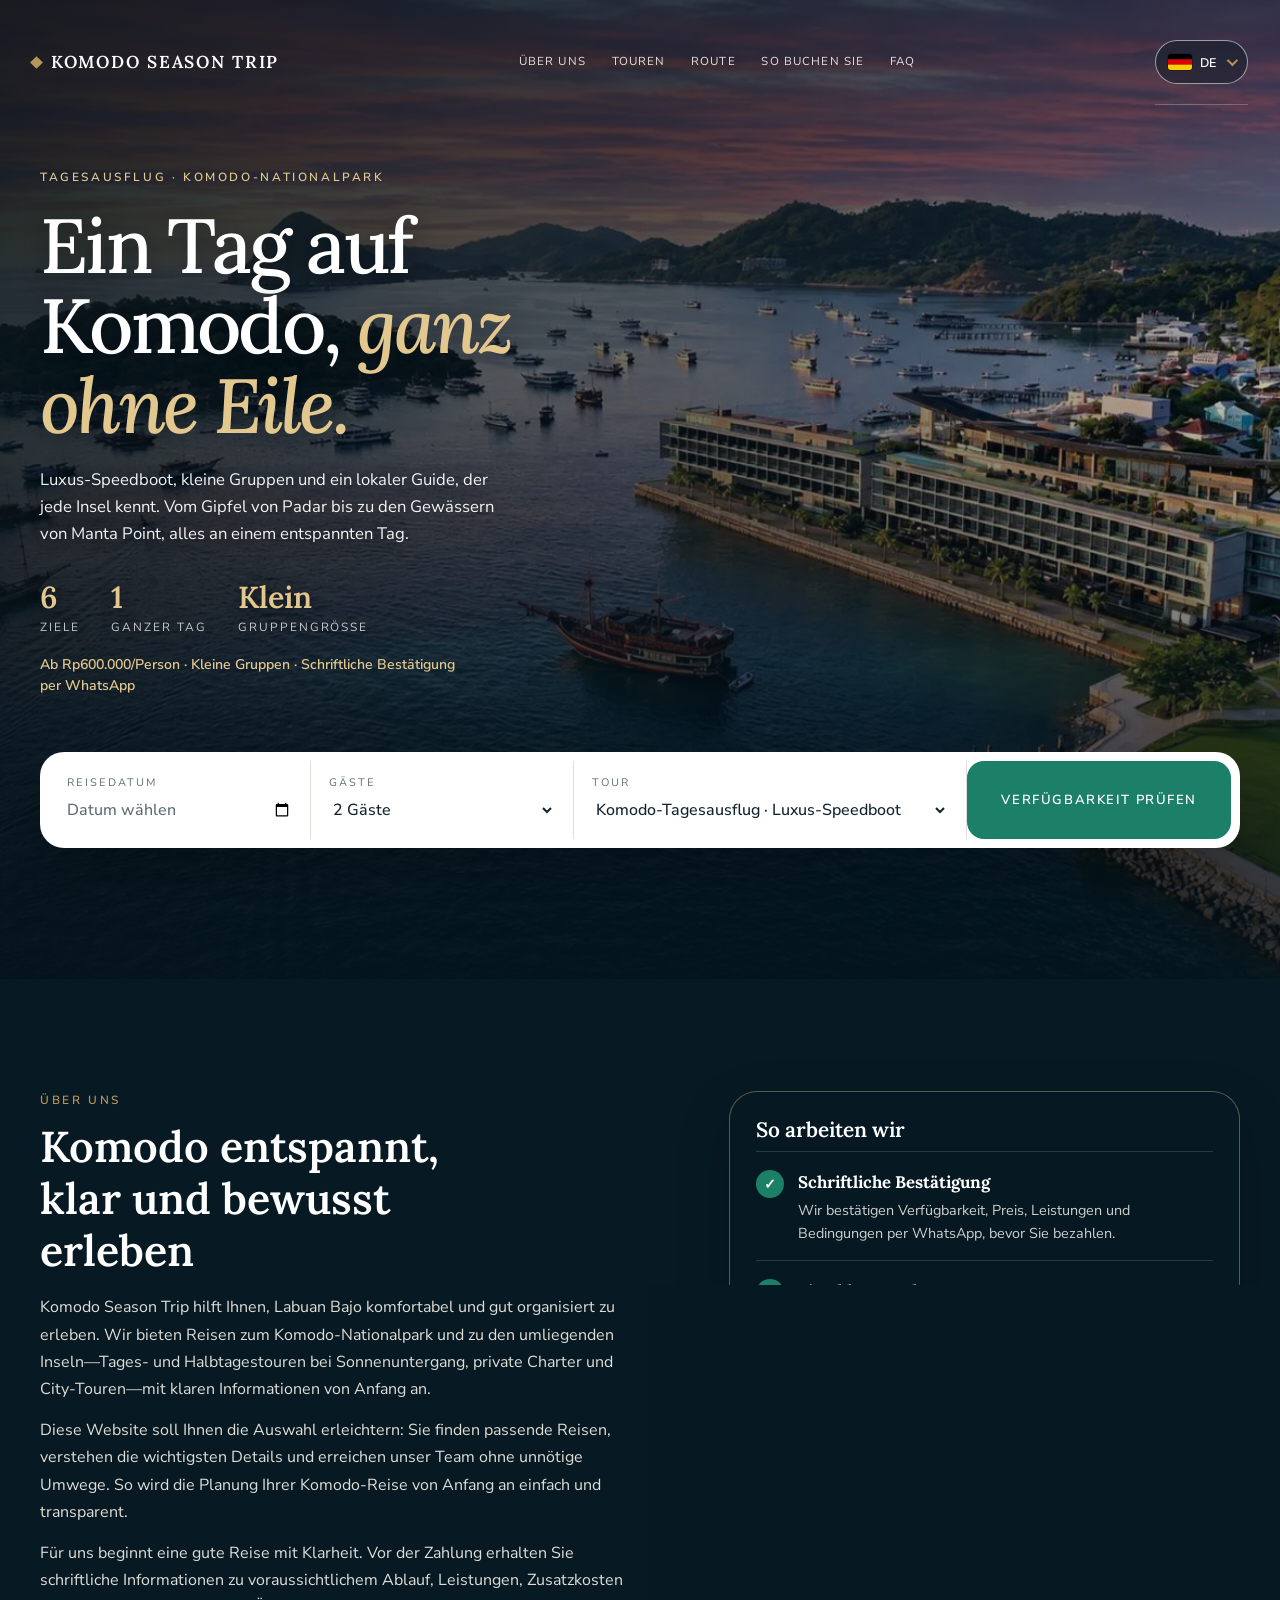
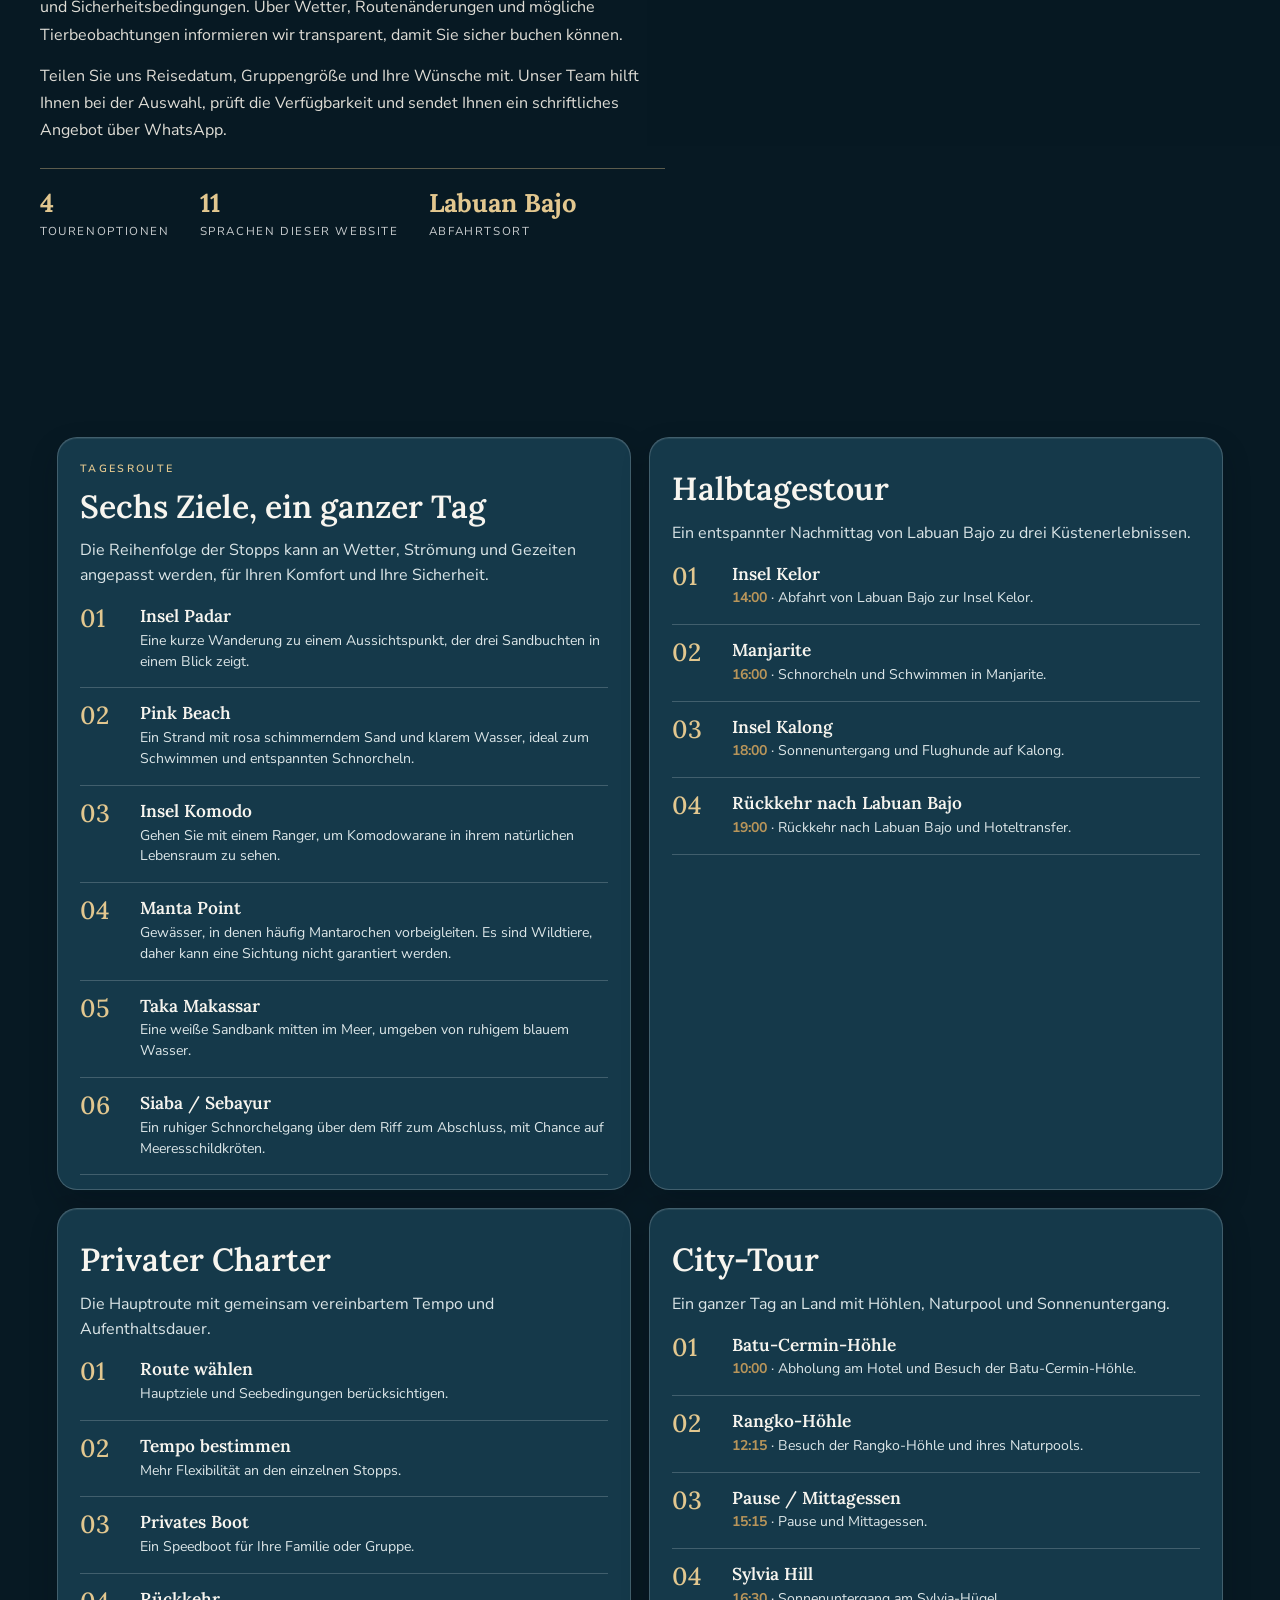
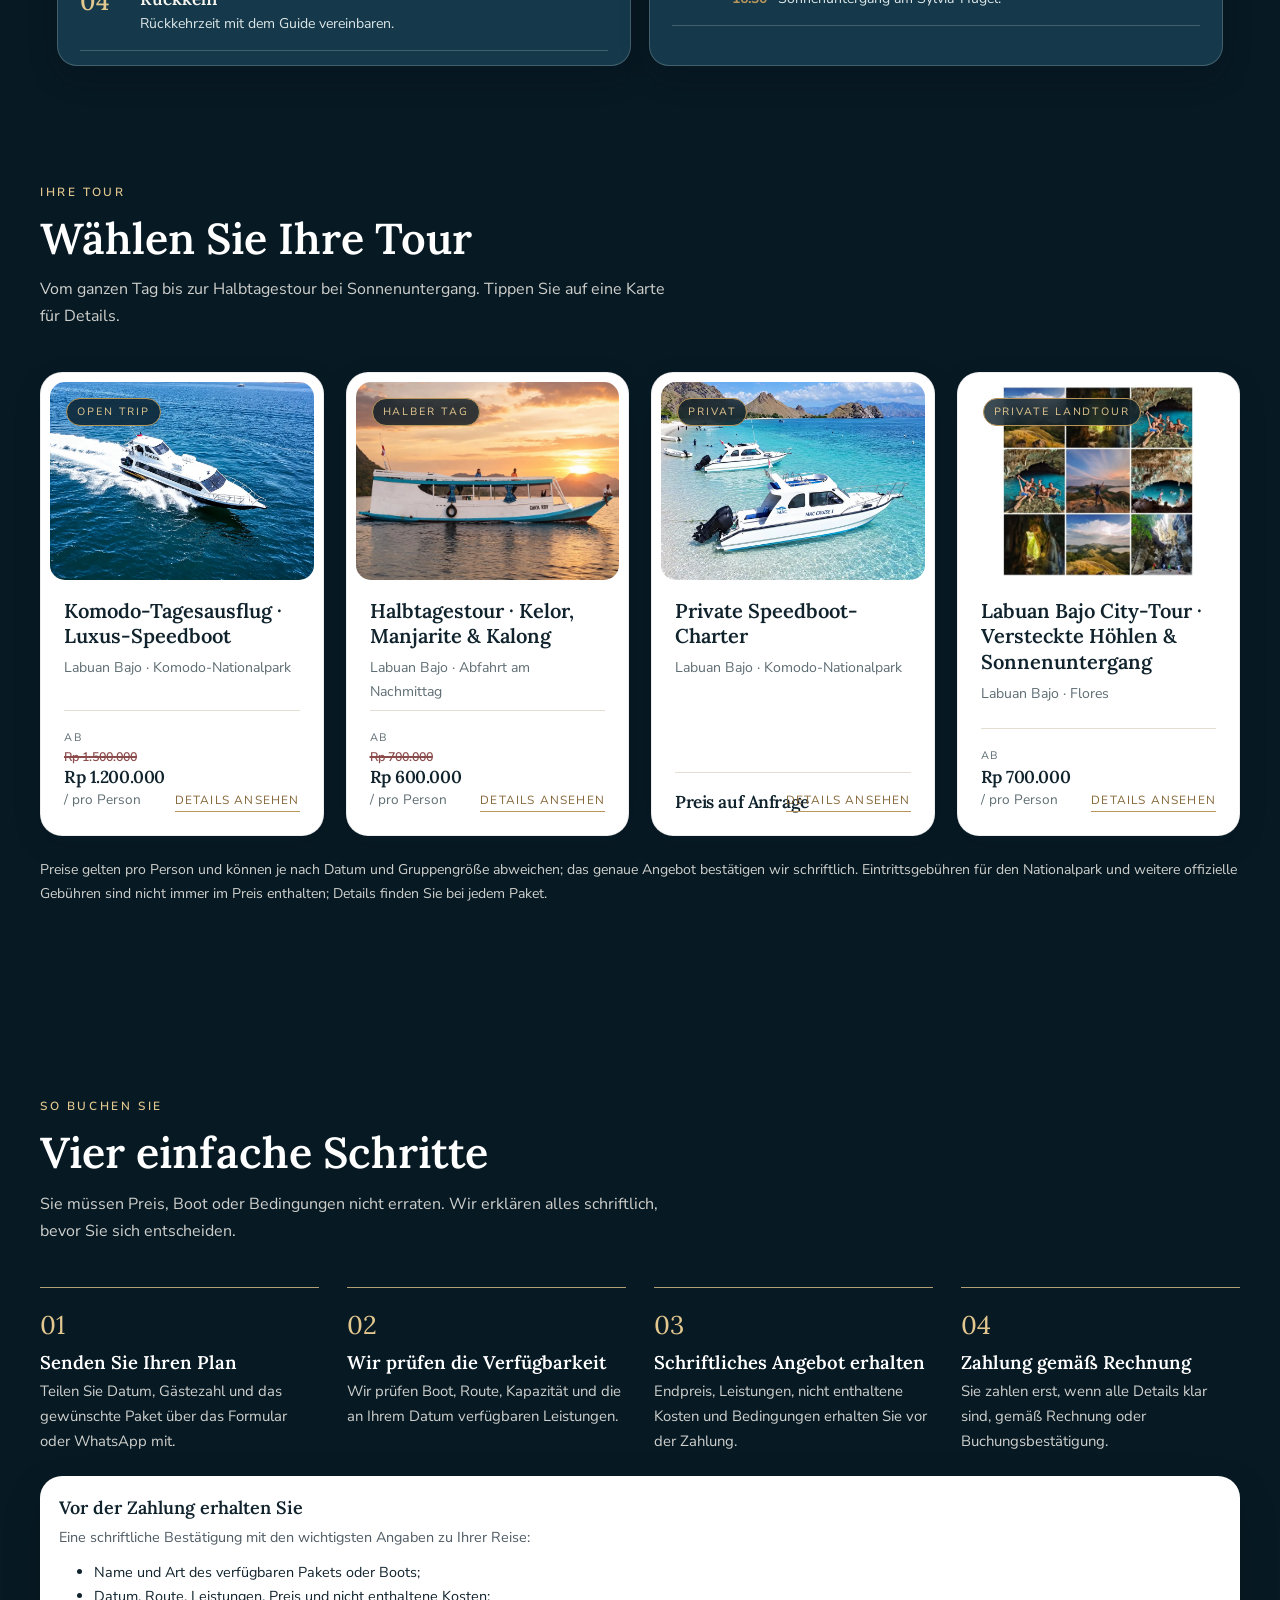
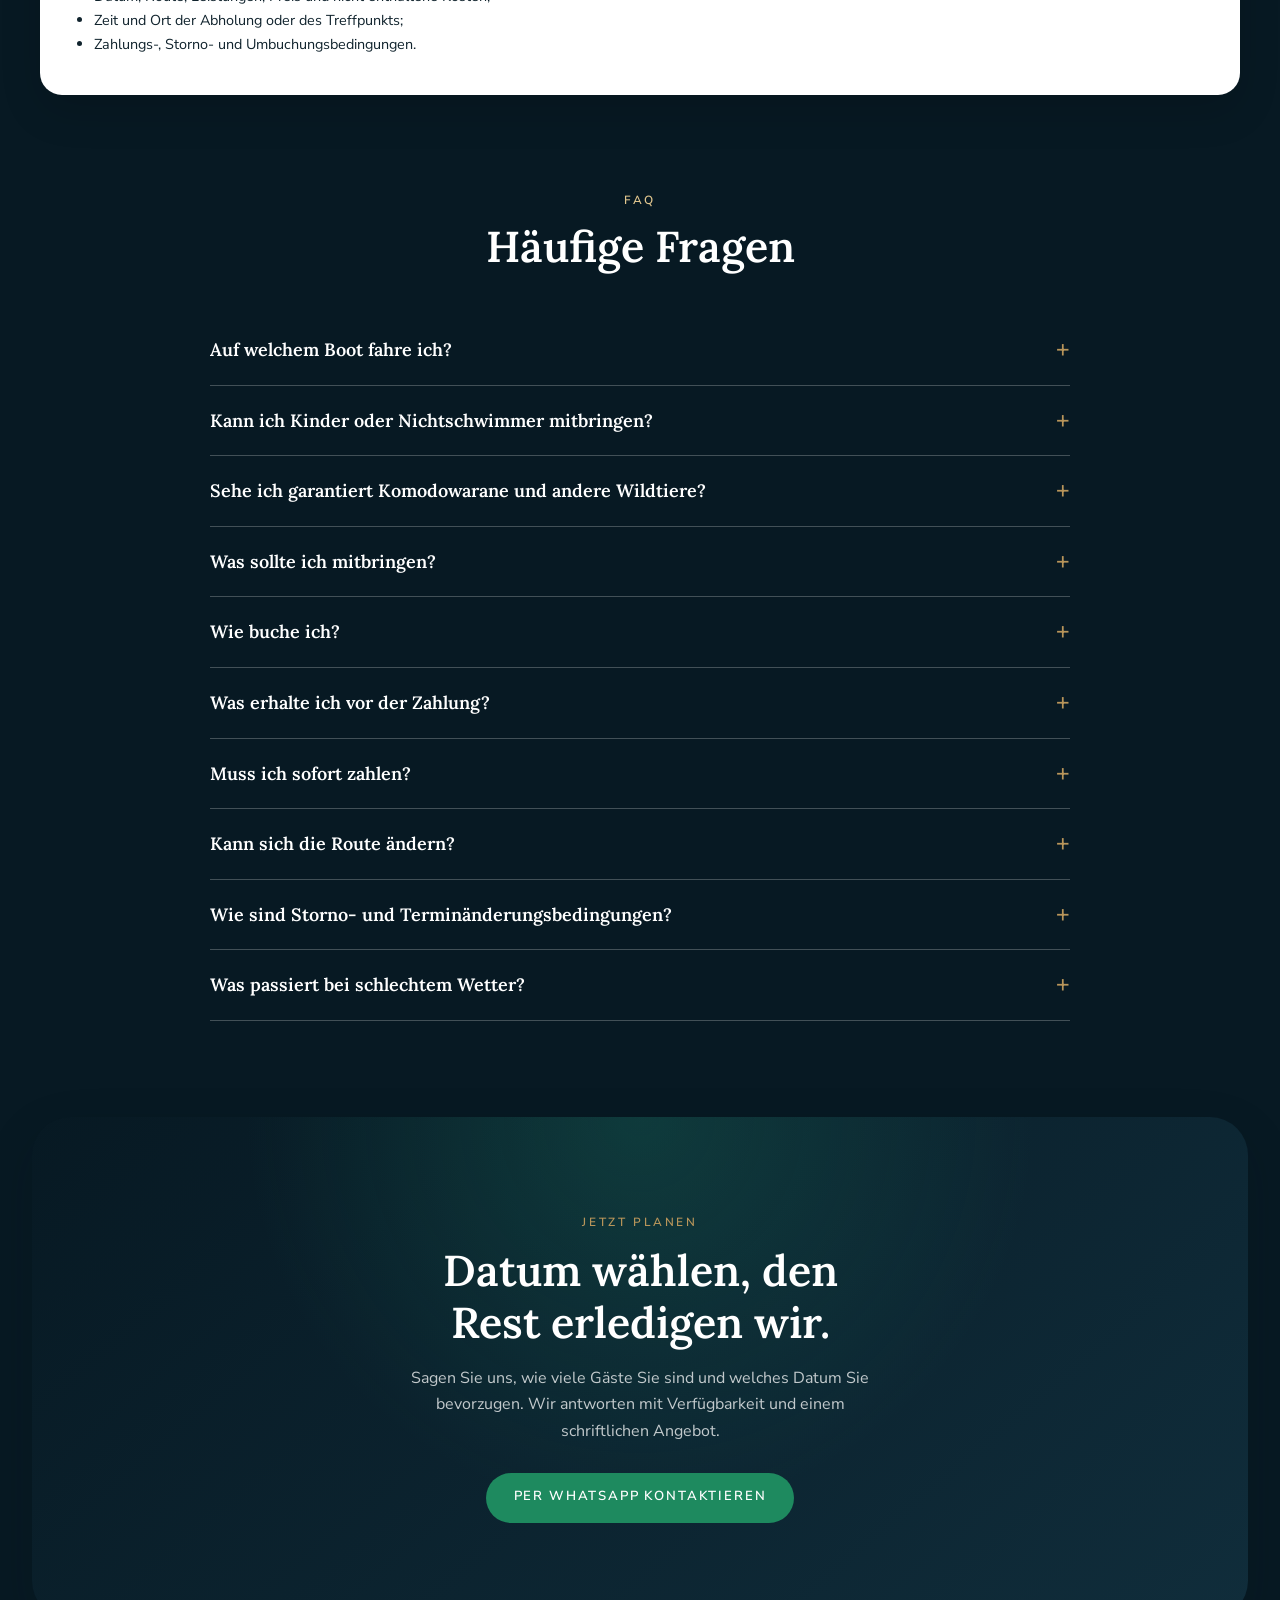
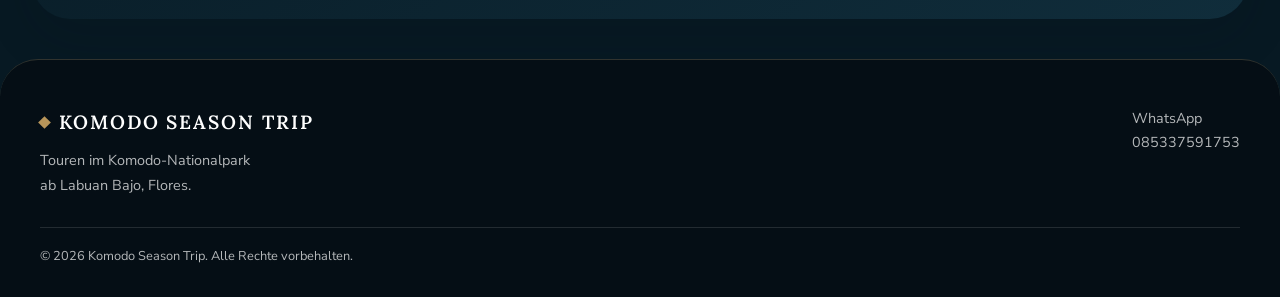
<file: de.html>
<!DOCTYPE html>
<html lang="de">
<head>
<meta charset="UTF-8">
<meta name="viewport" content="width=device-width, initial-scale=1, viewport-fit=cover">
<title>Komodo-Touren ab Labuan Bajo | Komodo Season Trip</title>
<meta name="description" content="Touren im Komodo-Nationalpark ab Labuan Bajo: Tagesausflug im Luxus-Speedboot, Halbtagestour mit Sonnenuntergang auf Kalong, private Charter und Rangko-Höhlentour. Kleine Gruppen, Buchung per WhatsApp.">
<meta name="robots" content="index,follow,max-image-preview:large">
<meta property="og:type" content="website"><meta property="og:site_name" content="Komodo Season Trip">
<meta property="og:title" content="Komodo-Touren ab Labuan Bajo | Komodo Season Trip"><meta property="og:description" content="Touren im Komodo-Nationalpark ab Labuan Bajo: Tagesausflug im Luxus-Speedboot, Halbtagestour mit Sonnenuntergang auf Kalong, private Charter und Rangko-Höhlentour. Kleine Gruppen, Buchung per WhatsApp.">
<meta property="og:locale" content="de_DE">
<meta property="og:locale:alternate" content="id_ID">
<meta property="og:locale:alternate" content="en_US">
<meta property="og:locale:alternate" content="zh_CN">
<meta property="og:locale:alternate" content="ms_MY">
<meta property="og:locale:alternate" content="ru_RU">
<meta property="og:locale:alternate" content="es_ES">
<meta property="og:locale:alternate" content="pt_PT">
<meta property="og:locale:alternate" content="it_IT">
<meta property="og:locale:alternate" content="fr_FR">
<meta property="og:locale:alternate" content="ar_AR">
<meta property="og:image" content="https://darwin9415.github.io/Web-trip2/hero.webp">
<meta name="twitter:card" content="summary_large_image">
<link rel="alternate" hreflang="id" href="https://darwin9415.github.io/Web-trip2/">
<link rel="alternate" hreflang="en" href="https://darwin9415.github.io/Web-trip2/en.html">
<link rel="alternate" hreflang="zh" href="https://darwin9415.github.io/Web-trip2/zh.html">
<link rel="alternate" hreflang="ms" href="https://darwin9415.github.io/Web-trip2/ms.html">
<link rel="alternate" hreflang="ru" href="https://darwin9415.github.io/Web-trip2/ru.html">
<link rel="alternate" hreflang="es" href="https://darwin9415.github.io/Web-trip2/es.html">
<link rel="alternate" hreflang="pt" href="https://darwin9415.github.io/Web-trip2/pt.html">
<link rel="alternate" hreflang="it" href="https://darwin9415.github.io/Web-trip2/it.html">
<link rel="alternate" hreflang="de" href="https://darwin9415.github.io/Web-trip2/de.html"><link rel="alternate" hreflang="fr" href="https://darwin9415.github.io/Web-trip2/fr.html"><link rel="alternate" hreflang="ar" href="https://darwin9415.github.io/Web-trip2/ar.html">
<link rel="alternate" hreflang="x-default" href="https://darwin9415.github.io/Web-trip2/">
<link rel="canonical" href="https://darwin9415.github.io/Web-trip2/de.html">
<meta property="og:url" content="https://darwin9415.github.io/Web-trip2/de.html">
<link rel="preconnect" href="https://fonts.googleapis.com">
<link rel="preconnect" href="https://fonts.gstatic.com" crossorigin>
<link href="https://fonts.googleapis.com/css2?family=Lora:ital,wght@0,500;0,600;0,700;1,500&family=Nunito+Sans:wght@400;500;600;700&display=swap" rel="stylesheet">
<script type="application/ld+json">{"@context": "https://schema.org", "@graph": [{"@type": "TravelAgency", "name": "Komodo Season Trip", "telephone": "+6285337591753", "areaServed": "Labuan Bajo, Flores, Indonesia", "description": "Touren im Komodo-Nationalpark ab Labuan Bajo: Tagesausflug im Luxus-Speedboot, Halbtagestour mit Sonnenuntergang auf Kalong, private Charter und Rangko-Höhlentour. Kleine Gruppen, Buchung per WhatsApp."}, {"@type": "TouristTrip", "name": "Komodo-Tagesausflug · Luxus-Speedboot", "description": "Offener (geteilter) Tagesausflug zu sechs Zielen im Komodo-Nationalpark mit einem Ausflugs-Speedboot ab Labuan Bajo: Insel Padar, Pink Beach, Insel Komodo, Manta Point, Taka Makassar und Siaba oder Sebayur. Hotelabholung im Raum Labuan Bajo, Mittagessen und ein lokaler Guide sind inklusive.", "provider": {"@type": "TravelAgency", "name": "Komodo Season Trip"}, "offers": {"@type": "Offer", "priceCurrency": "IDR", "price": "1200000"}}, {"@type": "TouristTrip", "name": "Halbtagestour · Kelor, Manjarite & Kalong", "description": "Eine entspannte Halbtagestour: Abfahrt von Labuan Bajo am Nachmittag, Stopp am unberührten Strand der Insel Kelor, Schnorcheln bei Manjarite und zum Abschluss Sonnenuntergang und Tausende Flughunde auf der Insel Kalong. Hotelabholung und Rückfahrt inklusive.", "provider": {"@type": "TravelAgency", "name": "Komodo Season Trip"}, "offers": {"@type": "Offer", "priceCurrency": "IDR", "price": "600000"}}, {"@type": "TouristTrip", "name": "Private Speedboot-Charter", "description": "Chartern Sie ein ganzes Speedboot nur für Ihre Familie oder Gruppe. Die Route folgt dem Hauptpaket, Tempo und Aufenthaltsdauer an jedem Stopp richten sich nach Ihren Wünschen.", "provider": {"@type": "TravelAgency", "name": "Komodo Season Trip"}}, {"@type": "TouristTrip", "name": "Labuan Bajo City-Tour · Versteckte Höhlen & Sonnenuntergang", "description": "Ein privater Tag an Land rund um Labuan Bajo: durch die Batu-Cermin-Höhle, Schwimmen im klaren Becken der Rangko-Höhle und Sonnenuntergang auf dem Sylvia-Hügel. Drei Erlebnisse in einer Tour für 2–6 Gäste.", "provider": {"@type": "TravelAgency", "name": "Komodo Season Trip"}, "offers": {"@type": "Offer", "priceCurrency": "IDR", "price": "700000"}}]}</script>
<style>
:root{--navy:#08151f;--navy2:#0f2a3c;--gold:#b8955a;--gold2:#dcc08c;--ivory:#f6f3ed;--stone:#ebe5d9;--ink:#101c27;--muted:#67727c;--line:#e0d9ca;
--serif:"Lora",Georgia,"Times New Roman",serif;--sans:"Nunito Sans","Segoe UI",Arial,sans-serif}
*{box-sizing:border-box;margin:0;padding:0}
html{scroll-behavior:smooth}
body{font-variant-numeric:lining-nums;font-family:var(--sans);background:var(--ivory);color:var(--ink);line-height:1.65;font-size:16px;-webkit-font-smoothing:antialiased}
a{color:inherit;text-decoration:none}
svg{display:block}
:focus-visible{outline:2px solid var(--gold);outline-offset:3px}
.wrap{width:min(1140px,90%);margin-inline:auto}
.hide{display:none!important}
.eyebrow{font-size:.74rem;letter-spacing:.22em;text-transform:uppercase;color:var(--gold);font-weight:600}
h1,h2,h3{font-family:var(--serif);font-weight:600;letter-spacing:0;line-height:1.2}
h2{font-size:clamp(1.8rem,3.8vw,2.7rem)}
.btn{display:inline-block;background:var(--gold);color:#08151f;border:0;border-radius:2px;padding:14px 28px;font:600 .82rem var(--sans);letter-spacing:.14em;text-transform:uppercase;cursor:pointer;transition:background .2s}
.btn:hover{background:var(--gold2)}
.btn.ghost{background:transparent;color:inherit;border:1px solid currentColor}
.btn.ghost:hover{background:rgba(184,149,90,.12)}

/* header */
header.top{position:absolute;inset:0 0 auto;z-index:10;color:#fff}
.top .wrap{display:flex;align-items:center;justify-content:space-between;padding-block:24px;gap:20px}
.logo{font-family:var(--serif);font-size:1.15rem;font-weight:600;letter-spacing:.12em;text-transform:uppercase;display:flex;align-items:center;gap:12px}
.logo i{width:9px;height:9px;background:var(--gold);transform:rotate(45deg)}
nav.menu{display:flex;gap:34px;font-size:.82rem;letter-spacing:.12em;text-transform:uppercase}
nav.menu a{opacity:.85;padding:4px 0;border-bottom:1px solid transparent}
nav.menu a:hover{opacity:1;border-color:var(--gold)}
.top .btn{padding:10px 20px}
@media(max-width:860px){nav.menu{display:none}}

/* hero */
.hero{position:relative;color:#fff;min-height:720px;padding:190px 0 0;overflow:hidden;background:#08151f center/cover no-repeat}
.glow{position:absolute;right:10%;top:150px;width:420px;height:420px;border-radius:50%;background:radial-gradient(circle,rgba(220,192,140,.55),rgba(184,149,90,0) 66%);pointer-events:none}
.hero svg.scene{position:absolute;left:0;right:0;bottom:0;width:100%;height:42%;min-height:200px}
.hero .wrap{position:relative;z-index:2}
.hero h1{font-size:clamp(2.4rem,6vw,4.7rem);max-width:12ch;margin-top:18px;font-weight:500}
.hero h1 em{color:var(--gold2);font-style:italic}
.hero .lead{margin-top:22px;max-width:50ch;font-size:1.06rem;color:rgba(255,255,255,.82)}
.facts{display:flex;gap:34px;margin-top:34px;flex-wrap:wrap}
.facts div b{display:block;font-family:var(--serif);font-size:1.8rem;font-weight:600;color:var(--gold2);line-height:1}
.facts div span{font-size:.74rem;letter-spacing:.16em;text-transform:uppercase;opacity:.75}
.cari{position:relative;z-index:3;margin-top:56px;margin-bottom:-52px;background:#fff;color:var(--ink);padding:10px;display:grid;grid-template-columns:1fr 1fr 1.5fr auto;gap:0;box-shadow:0 30px 60px rgba(4,12,20,.35)}
.cari > div{padding:12px 20px;border-right:1px solid var(--line)}
.cari label{display:block;font-size:.68rem;letter-spacing:.18em;text-transform:uppercase;color:var(--muted);margin-bottom:2px}
.cari input,.cari select{width:100%;border:0;background:transparent;font:500 1rem var(--sans);color:var(--ink);padding:4px 0}
.cari .btn{align-self:stretch;border-radius:0;padding-inline:34px}
@media(max-width:900px){.cari{grid-template-columns:1fr 1fr;margin-bottom:-90px}.cari > div{border-bottom:1px solid var(--line)}.cari .btn{grid-column:1/-1;padding-block:16px}}
@media(max-width:520px){.cari{grid-template-columns:1fr}.cari > div{border-right:0}}


section{padding-block:80px}
.sec-head{max-width:640px;margin-bottom:42px}
.sec-head p{color:var(--muted);margin-top:12px}

/* paket */
.cards{display:grid;grid-template-columns:repeat(4,1fr);gap:24px}
@media(max-width:1100px){.cards{grid-template-columns:1fr 1fr}}
@media(max-width:620px){.cards{grid-template-columns:1fr}}
.card{background:#fff;border:1px solid var(--line);cursor:pointer;display:flex;flex-direction:column;transition:transform .25s,box-shadow .25s}
.card:hover{transform:translateY(-4px);box-shadow:0 22px 40px rgba(8,21,31,.12)}
.thumb{height:220px;position:relative;display:grid;place-items:center;color:var(--gold2)}
.has-photo{background-size:cover;background-position:center}.has-photo svg{display:none}
.t1{background:linear-gradient(145deg,#0f2a3c,#08151f)}
.t2{background:linear-gradient(145deg,#14485a,#0a2233)}
.t3{background:linear-gradient(145deg,#1d3a4a,#0a1b27)}
.thumb svg{width:84px;height:84px;opacity:.9}
.tag{position:absolute;left:16px;top:16px;background:rgba(8,21,31,.6);backdrop-filter:blur(4px);font-size:.66rem;letter-spacing:.18em;text-transform:uppercase;border:1px solid var(--gold);color:var(--gold2);padding:4px 10px}
.card .body{padding:24px;display:flex;flex-direction:column;gap:6px;flex:1}
.card h3{font-size:1.25rem}
.where{color:var(--muted);font-size:.88rem}
.score{font-size:.88rem;color:var(--muted)}.score b{color:var(--gold)}
.meta{margin-top:auto;padding-top:18px;border-top:1px solid var(--line);display:flex;justify-content:space-between;align-items:end;gap:10px}
.price small{display:block;font-size:.68rem;letter-spacing:.16em;text-transform:uppercase;color:var(--muted)}
.meta .price{display:flex;flex-direction:column;align-items:flex-start;gap:2px;min-width:0}.meta .price .price-old{display:block!important;margin:0;color:#8b4b4b;font-family:var(--sans);font-size:.86rem;font-weight:600;line-height:1.25;text-decoration-line:line-through;text-decoration-color:#8b4b4b;text-decoration-thickness:2px;white-space:nowrap}.meta .price strong{display:block;color:var(--ink);font-size:1.4rem;line-height:1.2}.price .price-old{display:block;margin:2px 0 0;color:var(--muted);font-size:.82rem;font-weight:500;line-height:1.2;text-decoration:line-through;text-decoration-thickness:1.5px}.price strong{font-family:var(--serif);font-size:1.35rem;font-weight:600}
.price em{font-style:normal;color:var(--muted);font-size:.85rem}
.more{font-size:.74rem;letter-spacing:.16em;text-transform:uppercase;color:var(--gold);border-bottom:1px solid var(--gold)}
.note{margin-top:22px;font-size:.88rem;color:var(--muted)}

/* rute */
.rute{background:linear-gradient(135deg,#fbfaf5 0%,#f7f5ed 48%,#eef5f2 100%);border:1px solid rgba(184,149,90,.22);box-shadow:0 18px 44px rgba(8,21,31,.10)}
.rgrid{display:grid;grid-template-columns:.9fr 1.1fr;gap:60px}
@media(max-width:860px){.rgrid{grid-template-columns:1fr;gap:30px}}
.rgrid .sec-head{position:sticky;top:40px;align-self:start}
@media(max-width:860px){.rgrid .sec-head{position:static}}
.stops{list-style:none}
.stops li{display:grid;grid-template-columns:70px 1fr;gap:16px;padding:22px 0;border-bottom:1px solid var(--line)}
.stops li:first-child{padding-top:0}
.stops b{font-family:var(--serif);font-size:1.9rem;color:var(--gold);line-height:1;font-weight:500}
.stops h3{font-size:1.25rem}
.stops p{color:var(--muted);font-size:.96rem;margin-top:4px}
.route-swipe-hint{display:flex;align-items:center;justify-content:center;gap:10px;width:max-content;max-width:100%;margin:14px auto 0;padding:7px 14px;border:1px solid rgba(184,149,90,.3);border-radius:999px;background:rgba(255,255,255,.74);color:var(--muted);font-size:.8rem;line-height:1.4;text-align:center}.route-swipe-hint span{color:var(--gold);font-size:1.15rem;font-weight:700}
.route-time{font-weight:700;color:var(--gold);white-space:nowrap}
.route-slides{display:block;width:100%;max-width:100%;height:auto;max-height:min(62vh,620px);min-height:0;overflow-x:hidden;overflow-y:auto;overscroll-behavior:auto;-webkit-overflow-scrolling:touch;scrollbar-width:thin;scrollbar-color:var(--gold) transparent;margin:0;padding:0 14px 8px;background:linear-gradient(180deg,rgba(255,255,255,.88),rgba(239,246,242,.78));border:1px solid rgba(184,149,90,.2);border-radius:22px;box-shadow:inset 0 1px 0 rgba(255,255,255,.85)}.route-slides::-webkit-scrollbar{width:8px}.route-slides::-webkit-scrollbar-thumb{background:var(--gold);border:2px solid rgba(255,255,255,.75);border-radius:8px}.route-slides::-webkit-scrollbar-track{background:rgba(224,217,202,.35);border-radius:8px}

.route-slide{display:block;width:100%;background:transparent;border:0;border-radius:0;padding:0}.route-slide+.route-slide{margin-top:30px;padding-top:30px;border-top:1px solid var(--line)}
.route-slide-grid{display:block;width:100%;background:transparent;border:0;border-radius:0;padding:0;box-shadow:none}
.route-slide .sec-head{margin-bottom:0}
.route-slide .sec-head h2{margin-top:10px;color:var(--ink)}
.route-slide .sec-head p{color:var(--muted);margin-top:12px}
.route-slide .eyebrow{font-size:.66rem;color:var(--gold)}
.route-stops{list-style:none;margin:0;padding:0}
.route-stops li{display:grid;grid-template-columns:70px 1fr;gap:16px;padding:22px 0;border-bottom:1px solid var(--line)}
.route-stops li:first-child{padding-top:0}
.route-stops b{font-family:var(--serif);font-size:1.9rem;color:var(--gold);line-height:1;font-weight:500}
.route-stops h3{font-size:1.25rem;margin:0;color:var(--ink)}
.route-stops p{color:var(--muted);font-size:.96rem;margin-top:4px;line-height:1.55}
@media(max-width:860px){.route-stops li{grid-template-columns:58px 1fr}}
@media(max-width:700px){.route-slides{max-height:min(58vh,520px);overflow-y:auto;padding:0 12px 8px}}



/* cara pesan */
.steps{display:grid;grid-template-columns:repeat(4,1fr);gap:28px;counter-reset:s}
@media(max-width:900px){.steps{grid-template-columns:repeat(2,1fr)}}
@media(max-width:520px){.steps{grid-template-columns:1fr}}
.step{counter-increment:s;border-top:1px solid var(--gold);padding-top:16px}
.step::before{content:"0" counter(s);font-family:var(--serif);font-size:1.6rem;color:var(--gold)}
.step h3{font-size:1.15rem;margin:4px 0 6px}
.step p{color:var(--muted);font-size:.93rem}

/* faq */
.faq{max-width:820px;margin-inline:auto}
details{border-bottom:1px solid var(--line);padding:20px 0}
summary{cursor:pointer;list-style:none;display:flex;justify-content:space-between;gap:16px;font-family:var(--serif);font-size:1.12rem;font-weight:600}
summary::-webkit-details-marker{display:none}
summary::after{content:"+";color:var(--gold);font-size:1.6rem;line-height:1}
details[open] summary::after{content:"–"}
details p{color:var(--muted);margin-top:10px;max-width:66ch}

/* cta */
.cta{background:linear-gradient(135deg,var(--navy),var(--navy2));color:#fff;text-align:center}
.cta h2{max-width:18ch;margin:12px auto 0}
.cta p{color:rgba(255,255,255,.75);margin:16px auto 28px;max-width:48ch}
footer.foot{background:#050e15;color:rgba(255,255,255,.7);padding:46px 0 30px;font-size:.9rem}
.foot .row{display:flex;justify-content:space-between;flex-wrap:wrap;gap:24px}
.foot .logo{color:#fff;font-size:1.2rem}
.foot a:hover{color:var(--gold2)}
.foot .copy{margin-top:30px;padding-top:18px;border-top:1px solid rgba(255,255,255,.12);font-size:.8rem}

/* panel detail – modal full dengan sudut membulat */
.overlay{
  position:fixed;inset:0;z-index:50;
  background:rgba(0,0,0,.4);
  opacity:0;visibility:hidden;
  transition:opacity .25s ease,visibility .25s ease;
}
.overlay.on{opacity:1;visibility:visible}
.panel{
  position:fixed;
  left:50%;
  top:50%;
  right:auto;bottom:auto;
  width:min(1100px,calc(100vw - 40px));
  max-width:calc(100vw - 40px);
  height:min(92vh,900px);
  max-height:min(92vh,900px);
  background:#fff;
  z-index:60;
  transform:translate(-50%,-46%) scale(.985);
  opacity:0;visibility:hidden;
  transition:transform .28s ease,opacity .28s ease,visibility .28s ease;
  display:flex;flex-direction:column;
  border-radius:24px;
  overflow:hidden;
  box-shadow:0 28px 70px rgba(8,21,31,.32);
  color:var(--ink);
  pointer-events:none;
}
.panel.on{
  transform:translate(-50%,-50%) scale(1);
  opacity:1;visibility:visible;
  pointer-events:auto;
}
.panel .scroll{overflow-y:auto;flex:1;min-height:0;-webkit-overflow-scrolling:touch;padding-bottom:12px}
.p-hero{height:auto;aspect-ratio:16/9;max-height:320px;position:relative;display:grid;place-items:center;color:var(--gold2);margin:0;border-radius:0}
.p-hero.has-photo{background-size:cover;background-position:center}
.p-hero.gal{aspect-ratio:16/9;max-height:340px}
.p-hero svg{width:100px;height:100px}
.p-close{
  position:absolute;right:16px;top:16px;z-index:5;
  width:42px;height:42px;border-radius:50%;
  border:1px solid rgba(255,255,255,.5);
  background:rgba(8,21,31,.55);color:#fff;
  font-size:1.45rem;cursor:pointer;line-height:1;
  display:grid;place-items:center;
  transition:background .2s,border-color .2s;
}
.p-close:hover{background:rgba(8,21,31,.85);border-color:var(--gold)}
.p-body{padding:26px 32px 10px}
.p-body h2{font-size:1.75rem;color:var(--ink)}
.p-sub{color:var(--muted);margin-top:4px}
.p-score{margin-top:10px;color:var(--muted);font-size:.9rem}.p-score b{color:var(--gold)}
.p-body p.desc{margin-top:16px;max-width:70ch}
.p-body h3{font-size:1.15rem;margin:26px 0 12px;color:var(--ink)}
.spec{display:grid;grid-template-columns:1fr 1fr;gap:1px;background:var(--line);border:1px solid var(--line);border-radius:16px;overflow:hidden}
.spec div{background:#fff;padding:14px 16px}
.spec small{display:block;color:var(--muted);font-size:.66rem;letter-spacing:.16em;text-transform:uppercase}
.spec b{font-size:.95rem;font-weight:500}
.tiers{grid-template-columns:repeat(3,1fr)}.tiers b{font-family:var(--serif);font-size:1.1rem;font-weight:600}
.chips{display:flex;flex-wrap:wrap;gap:8px;list-style:none}
.chips li{border:1px solid var(--line);padding:5px 14px;font-size:.84rem;border-radius:999px}
.itin{list-style:none;border-left:1px solid var(--gold);margin:0 0 0 6px;max-width:100%}.itin li{display:grid;grid-template-columns:max-content minmax(0,1fr);align-items:start;column-gap:16px;padding:0 0 10px 20px;position:relative;width:fit-content;max-width:100%}.itin li::before{content:"";position:absolute;left:-5px;top:7px;width:9px;height:9px;background:var(--gold);transform:rotate(45deg)}.itin b{font-weight:700;font-size:.92rem;letter-spacing:.01em;white-space:nowrap}.itin span{color:var(--muted);font-size:.9rem;min-width:0}
.pinc{display:grid;grid-template-columns:1fr 1fr;gap:16px}
@media(max-width:480px){.pinc{grid-template-columns:1fr}}
.pinc ul{list-style:none;font-size:.9rem}
.pinc li{padding:4px 0 4px 20px;position:relative}
.pinc .y li::before{content:"✓";color:var(--gold);position:absolute;left:0;font-weight:700}
.pinc .n li::before{content:"–";color:var(--muted);position:absolute;left:3px}
.book{
  border-top:1px solid var(--line);
  padding:16px 28px 20px;
  display:flex;align-items:center;gap:14px;
  background:#fff;flex-shrink:0;flex-wrap:wrap;
}
.book .price{flex:1;min-width:120px}
.book input[type=date]{border:1px solid var(--line);padding:10px 12px;font:inherit;background:#fff;max-width:170px;border-radius:12px}
.book .btn{padding:12px 22px;border-radius:999px}
@media(max-width:700px){
  .panel{
    width:calc(100vw - 16px);
    max-width:calc(100vw - 16px);
    height:min(94vh,100%);
    max-height:min(94vh,100%);
    border-radius:20px;
  }
  /* Keep the 16:9 ratio on photo slides on small screens. */
  .p-hero,.p-hero.gal{max-height:none}
  .book input[type=date]{flex:1;max-width:none}
  .p-body{padding:18px 18px 8px}
  .p-body h2{font-size:1.4rem}
  .p-body p.desc{max-width:none}
}
body.lock{overflow:hidden}

/* dialog pesanan */
dialog.od{border:0;width:min(480px,94vw);padding:0;margin:auto;color:var(--ink);background:#fff}
dialog.od::backdrop{background:rgba(4,12,20,.65)}
.od form,.od .o-done{padding:30px;display:grid;gap:14px}
.od h2{font-size:1.65rem}
.od .o-boat{color:var(--gold);font-weight:600;margin-top:-6px}
.od label{display:block;font-size:.68rem;letter-spacing:.16em;text-transform:uppercase;color:var(--muted);margin-bottom:4px}
.od input,.od textarea{width:100%;border:1px solid var(--line);padding:11px 12px;font:inherit;background:#fff;color:var(--ink)}
.od textarea{min-height:76px;resize:vertical}
.o-two{display:grid;grid-template-columns:1fr 1fr;gap:12px}
@media(max-width:420px){.o-two{grid-template-columns:1fr}}
.o-err{color:#b3261e;font-size:.9rem}
.o-act{display:flex;gap:10px;justify-content:flex-end;flex-wrap:wrap}
.od .btn.ghost{color:var(--ink)}

/* foto latar hero (tertanam, tidak perlu file terpisah) */
.hero{background-image:linear-gradient(90deg,rgba(8,21,31,.78) 0%,rgba(8,21,31,.45) 55%,rgba(8,21,31,.2) 100%),linear-gradient(180deg,rgba(8,21,31,.55) 0%,rgba(8,21,31,0) 30%,rgba(8,21,31,0) 62%,rgba(8,21,31,.7) 100%),url(hero.webp);background-position:center 55%}
.hero h1{max-width:15ch;text-wrap:balance;text-shadow:0 2px 24px rgba(4,12,20,.45)}
.hero .lead,.facts{text-shadow:0 1px 14px rgba(4,12,20,.5)}
/* header rapi di layar menengah */
.logo{white-space:nowrap;font-size:1.3rem;letter-spacing:.12em}
nav.menu{gap:28px}nav.menu a,.top .btn{white-space:nowrap}
@media(max-width:980px){nav.menu{display:none}}

/* ===== bingkai melengkung & foto sesuai bingkai ===== */
.btn{border-radius:999px}
.top .btn.ghost{border-radius:999px}
.hero{border-radius:0}
.cari{border-radius:30px}.cari .btn{border-radius:22px}
.card{border-radius:26px;overflow:hidden;padding:12px}
.card .body{padding:18px 10px 8px}
.thumb{height:auto;aspect-ratio:4/3;border-radius:0}
.tag{border-radius:999px}
.panel{/* side radius disabled – using centered modal */}
.p-hero{/* aspect handled in modal panel CSS */}
.spec{border-radius:18px;overflow:hidden}
.chips li{border-radius:999px}
.book input[type=date],.od input,.od textarea{border-radius:14px}
dialog.od{border-radius:30px;overflow:hidden}
.rute,.cta{margin-inline:clamp(10px,2.5vw,36px);border-radius:38px}
.rute{border:1px solid var(--line)}
footer.foot{border-radius:38px 38px 0 0;margin-top:40px}
@media(max-width:600px){.panel{/* bottom sheet radius disabled */}}

/* ===== foto utama: bingkai persegi (tidak melengkung), rasio 4:3 pas dengan foto ===== */
.card{padding:10px}
.card .body{padding:20px 14px 14px}
.thumb{border-radius:0}
.p-hero{margin:14px 14px 0;border-radius:0;max-height:none}
/* foto selalu memenuhi frame (menimpa rule .t1/.t2 yang me-reset ukuran latar) */
.thumb.has-photo,.p-hero.has-photo{background-size:cover;background-position:center;background-repeat:no-repeat}
.thumb.has-photo.fit-contain,.p-hero.has-photo.fit-contain{background-size:contain;background-color:#fff}

/* ===== latar situs: foto Padar (sedikit blur) + warna huruf menyesuaikan ===== */
body{background:#0a1620;color:#f6f3ed}
body::before{content:"";position:fixed;inset:0;z-index:-1;background:linear-gradient(rgba(8,21,31,.46),rgba(8,21,31,.62)),url(bg.webp) center/cover no-repeat}
.pil h3,.sec-head h2,.step h3,summary{color:#fff}
.pil p,.sec-head p,.note,.step p,details p{color:rgba(246,243,237,.84)}
.pil b,.step::before{color:var(--gold2)}
.pil,.step{border-top-color:var(--gold2)}
#paket .eyebrow,#cara .eyebrow,#faq .eyebrow{color:var(--gold2)}
details{border-bottom-color:rgba(255,255,255,.24)}
.card,.rute,.panel{color:var(--ink)}
.card h3,.rute h2,.rute h3,.panel h2,.panel h3{color:var(--ink)}
.rute .sec-head p{color:var(--muted)}
.rute .eyebrow{color:var(--gold)}
/* tombol Cek ketersediaan: hijau */
.cari .btn{background:#1e8a5f;color:#fff}
.cari .btn:hover{background:#17724f}

/* ===== kotak pencarian di hero: tampil penuh & rapi di HP ===== */
html{overflow-x:hidden}
.hs{height:70px}
.cari>div{min-width:0}
.cari input,.cari select{min-width:0;max-width:100%}
.dph{position:relative}
.dph span{position:absolute;left:0;top:50%;transform:translateY(-50%);pointer-events:none;color:var(--muted);font-weight:500}
.dph.has span,.dph:focus-within span{display:none}
.dph:not(.has) input:not(:focus){color:transparent}
@media(max-width:900px){
  .hero{padding-top:150px}
  .hs{height:40px}
  .cari{grid-template-columns:1fr 1fr;margin-top:40px;margin-bottom:0;padding:8px;border-radius:26px}
  .cari>div{padding:10px 14px;border-right:0;border-bottom:1px solid var(--line)}
  .cari>div:nth-child(1){border-right:1px solid var(--line)}
  .cari>div:nth-child(3){grid-column:1/-1}
  .cari .btn{grid-column:1/-1;margin-top:8px;padding:16px;border-radius:20px}
}
@media(max-width:520px){
  .cari{grid-template-columns:1fr}
  .cari>div:nth-child(1){border-right:0}
}

/* ===== semua tombol WhatsApp berwarna hijau ===== */
a.btn[data-wa],#p-wa,#o-wa{background:#1e8a5f!important;color:#fff!important;border:0!important}
a.btn[data-wa]:hover,#p-wa:hover,#o-wa:hover{background:#17724f!important}
/* ===== bar pemesanan di panel: rapi di HP ===== */
.book .price strong,.book .price em{white-space:nowrap}
.book .dph{flex:1;min-width:150px}
.book .dph input[type=date]{width:100%;max-width:none;padding:11px 12px}
.book .dph span{left:14px}
@media(max-width:600px){
  .book{gap:10px}
  .book .price{flex:1 1 100%}
  .book .btn{flex:1 1 150px;text-align:center}
}

/* ===== galeri foto di panel detail ===== */
.p-hero.gal{display:block;background:#0a1620;overflow:hidden}
.gal .sl{position:absolute;inset:0;width:100%;height:100%;display:flex;overflow-x:auto;scroll-snap-type:x mandatory;scrollbar-width:none;-webkit-overflow-scrolling:touch}
.gal .sl::-webkit-scrollbar{display:none}
.gal figure{flex:0 0 100%;width:100%;min-width:100%;scroll-snap-align:center;position:relative;margin:0}
.gal figure img{width:100%;height:100%;object-fit:cover;display:block}
.gal figure.ct{background:#fff}
.gal figure.ct img{object-fit:contain}
.gal figcaption{position:absolute;left:0;right:0;bottom:0;padding:38px 16px 30px;background:linear-gradient(transparent,rgba(8,21,31,.75));color:#fff;font-size:.86rem}
.gal .cnt{position:absolute;left:14px;top:14px;z-index:2;background:rgba(8,21,31,.6);color:#fff;font-size:.74rem;letter-spacing:.1em;padding:5px 12px;border-radius:999px}
.gal .nav{position:absolute;top:50%;transform:translateY(-50%);z-index:2;width:38px;height:38px;border-radius:50%;border:1px solid rgba(255,255,255,.6);background:rgba(8,21,31,.55);color:#fff;font-size:1.4rem;line-height:1;cursor:pointer}
.gal .swipe-hint{position:absolute;left:50%;top:14px;transform:translateX(-50%);z-index:2;padding:5px 11px;border:1px solid rgba(255,255,255,.3);border-radius:999px;background:rgba(8,21,31,.62);color:#fff;font-size:.72rem;line-height:1.4;white-space:nowrap;pointer-events:none}
.gal .prev{left:10px}.gal .next{right:10px}
.gal .dots{position:absolute;left:0;right:0;bottom:12px;z-index:2;display:flex;justify-content:center;gap:6px}
.gal .dots i{width:7px;height:7px;border-radius:50%;background:rgba(255,255,255,.5);transition:width .2s}
.gal .dots i.on{background:var(--gold2);width:18px;border-radius:6px}
.p-close{z-index:3}
/* Desktop: make the gallery span the full modal width. */
@media(min-width:701px){
  /* Desktop mengikuti mode mobile: galeri penuh dengan rasio 16:9. */
  .p-hero.gal{height:auto;aspect-ratio:16/9;max-height:none}
  .gal figure img{object-fit:cover}
}
@media(hover:none){.gal .nav{display:none}}

/* ===== bagian informasi tambahan paket (aturan, FAQ) ===== */
.warn{margin-top:16px;padding:12px 14px;border-left:3px solid var(--gold);background:#faf6ec;border-radius:0 14px 14px 0;font-size:.92rem;line-height:1.55}
.inote{margin-top:10px;font-size:.88rem;color:var(--muted);line-height:1.55}
.xinfo{margin-top:26px}
.acc{border-top:1px solid var(--line)}.acc:last-child{border-bottom:1px solid var(--line)}
.acc>summary{cursor:pointer;list-style:none;display:flex;justify-content:space-between;gap:12px;padding:15px 0;font-family:var(--serif);font-size:1.08rem;font-weight:600}
.acc>summary::-webkit-details-marker{display:none}
.acc>summary::after{content:"+";color:var(--gold);font-size:1.4rem;line-height:1}
.acc[open]>summary::after{content:"–"}
.accb{padding:0 0 16px;font-size:.92rem;line-height:1.6}
.accb p{margin:0 0 10px}
.ilist{margin:0 0 10px 1.15rem;padding:0}.ilist li{margin:4px 0}
.qa{border-top:1px solid var(--line)}
.qa>summary{cursor:pointer;list-style:none;padding:11px 0;font-weight:600;font-size:.93rem;display:flex;justify-content:space-between;gap:10px}
.qa>summary::-webkit-details-marker{display:none}
.qa>summary::after{content:"+";color:var(--gold)}
.qa[open]>summary::after{content:"–"}
.qa p{margin:0 0 12px;color:var(--muted)}

/* ===== panel detail: tampilan rapi & profesional (semua paket, semua bahasa) ===== */
.p-body h3{display:flex;align-items:center;gap:10px;margin:30px 0 14px}
.p-body h3::before{content:"";width:22px;height:2px;background:var(--gold);flex:none}
.spec>div:last-child:nth-child(odd){grid-column:1/-1}
.itin b{font-weight:700;letter-spacing:.01em}
.callout{display:flex;gap:12px;align-items:flex-start;margin-top:14px;padding:13px 15px;background:#f1f6f8;border-radius:14px;font-size:.88rem;line-height:1.55;color:var(--ink)}
.callout b{flex:none;width:20px;height:20px;border-radius:50%;background:var(--gold);color:#fff;display:grid;place-items:center;font:700 .78rem var(--serif);font-style:italic;margin-top:1px}
.xinfo{margin-top:30px;display:grid;gap:10px}
.acc{border:1px solid var(--line);border-radius:16px;background:#fff;overflow:hidden}
.acc:last-child{border-bottom:1px solid var(--line)}
.acc>summary{color:var(--ink);padding:15px 16px;font-size:1.05rem}
.acc[open]>summary{background:#faf6ec;border-bottom:1px solid var(--line)}
.accb{padding:14px 16px 6px}
.accb p{color:var(--ink);margin:0 0 12px}
.accb p.inote{color:var(--muted);font-size:.86rem;margin:2px 0 12px}
.ilist{margin:0 0 12px;padding:0;list-style:none}
.ilist li{position:relative;padding:5px 0 5px 26px;font-size:.92rem;line-height:1.55}
.ilist li::before{content:"";position:absolute;left:8px;top:15px;width:6px;height:6px;background:var(--gold);transform:rotate(45deg)}
ol.ilist{counter-reset:o}ol.ilist li{counter-increment:o;padding-left:32px}
ol.ilist li::before{content:counter(o);left:0;top:6px;width:20px;height:20px;border-radius:50%;transform:none;background:var(--gold);color:#fff;font:700 .72rem var(--sans);display:grid;place-items:center}
.acc.yes .ilist li::before{content:"✓";left:3px;top:5px;width:auto;height:auto;background:none;transform:none;color:#1e8a5f;font:700 .95rem var(--sans)}
.acc.no .ilist li::before{content:"✕";left:3px;top:5px;width:auto;height:auto;background:none;transform:none;color:#b3261e;font:700 .85rem var(--sans)}
.qa{border-top:1px solid var(--line)}
.accb>.qa:first-child{border-top:0}
.qa>summary{color:var(--ink);padding:13px 0;font-weight:600;font-size:.95rem;line-height:1.4}
.qa p{color:var(--muted);margin:0 0 14px}
@media(prefers-reduced-motion:reduce){*{transition:none!important;scroll-behavior:auto!important}}

/* ===== Tentang kami ===== */
.about{padding:150px 0 10px;color:#f6f3ed}
.ab-grid{display:grid;grid-template-columns:1.1fr .9fr;gap:48px;align-items:start}
.ab-text h2{margin:10px 0 18px;max-width:20ch;color:#fff}
.ab-text p{color:rgba(246,243,237,.88);margin:0 0 14px;max-width:60ch;line-height:1.7}
.ab-facts{display:flex;gap:30px;flex-wrap:wrap;margin:24px 0 26px;padding-top:20px;border-top:1px solid rgba(220,192,140,.4)}
.ab-facts b{display:block;font-family:var(--serif);font-size:1.6rem;color:var(--gold2);line-height:1.1}
.ab-facts span{font-size:.72rem;letter-spacing:.14em;text-transform:uppercase;color:rgba(255,255,255,.78)}
.ab-card{background:rgba(8,21,31,.64);-webkit-backdrop-filter:blur(8px);backdrop-filter:blur(8px);border:1px solid rgba(220,192,140,.35);border-radius:28px;padding:26px 26px 12px}
.ab-card h3{font-family:var(--serif);font-size:1.3rem;color:#fff;margin:0 0 8px}
.ab-card ul{list-style:none;margin:0;padding:0}
.ab-card li{display:flex;gap:14px;padding:16px 0;border-top:1px solid rgba(255,255,255,.14)}
.ab-card .ck{flex:none;width:28px;height:28px;border-radius:50%;background:#1e8a5f;color:#fff;display:grid;place-items:center;font-weight:700;font-size:.9rem;margin-top:2px}
.ab-card li b{display:block;font-family:var(--serif);font-size:1.05rem;color:#fff;margin-bottom:3px}
.ab-card li p{margin:0;font-size:.9rem;color:rgba(246,243,237,.84);line-height:1.55}
@media(max-width:900px){.about{padding-top:60px}.ab-grid{grid-template-columns:1fr;gap:30px}}

/* ===== multi bahasa ===== */
.hr{display:flex;align-items:center;gap:10px}
.lang{position:relative}
.lang summary{list-style:none;cursor:pointer;border:1px solid rgba(255,255,255,.55);border-radius:999px;padding:9px 14px;font:600 .78rem var(--sans);letter-spacing:.04em;white-space:nowrap;display:flex;align-items:center;gap:6px;color:#fff;background:rgba(8,21,31,.28)}
.lang summary::-webkit-details-marker{display:none}
.lang ul{position:absolute;right:0;top:calc(100% + 8px);background:#fff;color:var(--ink);border-radius:18px;padding:6px;list-style:none;min-width:190px;box-shadow:0 18px 40px rgba(4,12,20,.3);z-index:30}
.lang li a{display:block;padding:10px 14px;border-radius:12px;font-size:.92rem}
.lang li a:hover,.lang li a[aria-current]{background:#f1ece2}
@media(max-width:560px){.top .btn{display:none}.logo{font-size:1rem;letter-spacing:.08em}}
h1,h2,h3{overflow-wrap:break-word;hyphens:auto}
.fl{width:24px;height:16px;border-radius:3px;box-shadow:0 0 0 1px rgba(0,0,0,.2);flex:none;display:block;overflow:hidden}
.lang summary{gap:8px}
.lang summary::after{content:"";width:6px;height:6px;border-right:2px solid currentColor;border-bottom:2px solid currentColor;transform:rotate(45deg) translateY(-2px);margin-left:2px;font-size:0}
.lang[open] summary::after{content:"";transform:rotate(-135deg) translateY(-1px)}
.lang li a{display:flex;align-items:center;gap:12px}
html[lang="zh"]{--sans:"Nunito Sans","PingFang SC","Hiragino Sans GB","Microsoft YaHei","Noto Sans SC",sans-serif;--serif:"Lora","Songti SC","Noto Serif SC","SimSun",serif}
html[lang="zh"] .hero h1{max-width:11em}
html[lang="zh"] .eyebrow,html[lang="zh"] .more,html[lang="zh"] .btn{letter-spacing:.04em}

/* ===== mobile hamburger & drawer ===== */
.nav-toggle{display:none;align-items:center;justify-content:center;width:44px;height:44px;border:1px solid rgba(255,255,255,.35);background:rgba(8,21,31,.35);backdrop-filter:blur(6px);border-radius:10px;cursor:pointer;color:#fff;padding:0;flex-shrink:0}
.nav-toggle svg{width:22px;height:22px}
.nav-toggle .ic-close{display:none}
.nav-toggle[aria-expanded="true"] .ic-open{display:none}
.nav-toggle[aria-expanded="true"] .ic-close{display:block}
.mnav{position:fixed;inset:0 0 auto 0;top:0;z-index:40;background:rgba(8,21,31,.97);color:#fff;padding:88px 24px 28px;transform:translateY(-110%);opacity:0;visibility:hidden;transition:transform .28s ease,opacity .28s ease,visibility .28s;max-height:100vh;overflow-y:auto;-webkit-overflow-scrolling:touch}
.mnav.on{transform:none;opacity:1;visibility:visible}
.mnav nav{display:flex;flex-direction:column;gap:4px}
.mnav a{display:block;padding:14px 8px;font-size:1rem;letter-spacing:.08em;text-transform:uppercase;border-bottom:1px solid rgba(255,255,255,.1);opacity:.92}
.mnav a:hover,.mnav a:focus-visible{opacity:1;color:var(--gold2)}
.mnav .mnav-wa{margin-top:22px;display:inline-flex;align-items:center;justify-content:center;width:100%;text-align:center}
body.nav-open{overflow:hidden}
@media(max-width:980px){
  .nav-toggle{display:inline-flex}
  nav.menu{display:none!important}
  .top .wrap{gap:12px}
  .hr{display:flex;align-items:center;gap:10px}
}
@media(min-width:981px){
  .mnav{display:none!important}
}
/* hero CTA clarity */
.hero-cta-note{margin-top:14px;font-size:.88rem;color:rgba(255,255,255,.78);max-width:52ch;line-height:1.5}
.hero-cta-note strong{color:var(--gold2);font-weight:600}
.cari-micro{margin-top:12px;font-size:.8rem;color:rgba(255,255,255,.7);text-align:center;max-width:48ch;margin-inline:auto}
@media(max-width:900px){
  .cari-micro{margin-bottom:8px}
}
.booking-next{margin-top:22px;padding:22px 24px;border:1px solid var(--line);border-radius:20px;background:#fff;color:var(--ink)}
.booking-next h3{font-size:1.12rem;margin-bottom:8px;color:var(--ink)!important}
.booking-next p{color:#4f5b64;font-size:.9rem;line-height:1.6}
.booking-next ul{margin:12px 0 18px 1.1rem;color:var(--ink);font-size:.9rem;line-height:1.65}
.booking-next .btn{display:inline-block}
.booking-next{padding:20px 18px}
.booking-next ul{padding-inline-start:1.1rem}
</style>
<link rel="stylesheet" href="premium.css">
</head>
<body><svg xmlns="http://www.w3.org/2000/svg" style="position:absolute;width:0;height:0;overflow:hidden" aria-hidden="true"><defs><symbol id="f-id" viewBox="0 0 30 20"><rect width="30" height="10" fill="#e70011"/><rect y="10" width="30" height="10" fill="#fff"/></symbol><symbol id="f-en" viewBox="0 0 30 20"><rect width="30" height="20" fill="#012169"/><path d="M0 0L30 20M30 0L0 20" stroke="#fff" stroke-width="4"/><path d="M0 0L30 20M30 0L0 20" stroke="#c8102e" stroke-width="1.5"/><path d="M15 0V20M0 10H30" stroke="#fff" stroke-width="6.5"/><path d="M15 0V20M0 10H30" stroke="#c8102e" stroke-width="3.6"/></symbol><symbol id="f-zh" viewBox="0 0 30 20"><rect width="30" height="20" fill="#de2910"/><polygon fill="#ffde00" points="5.00,2.00 5.68,4.07 7.85,4.07 6.09,5.36 6.76,7.43 5.00,6.15 3.24,7.43 3.91,5.36 2.15,4.07 4.32,4.07"/><polygon fill="#ffde00" points="10.86,1.49 10.40,2.04 10.75,2.66 10.09,2.39 9.61,2.92 9.66,2.21 9.00,1.91 9.70,1.74 9.78,1.03 10.16,1.63"/><polygon fill="#ffde00" points="12.99,3.86 12.35,4.19 12.44,4.90 11.93,4.39 11.28,4.70 11.60,4.06 11.12,3.53 11.82,3.64 12.17,3.01 12.29,3.72"/><polygon fill="#ffde00" points="12.96,7.27 12.25,7.31 12.04,8.00 11.78,7.33 11.06,7.34 11.62,6.89 11.38,6.21 11.99,6.60 12.56,6.17 12.38,6.86"/><polygon fill="#ffde00" points="10.78,9.62 10.11,9.39 9.65,9.94 9.67,9.22 9.00,8.95 9.69,8.75 9.74,8.04 10.14,8.63 10.84,8.45 10.40,9.02"/></symbol><symbol id="f-ms" viewBox="0 0 30 20"><rect y="0.000" width="30" height="1.4286" fill="#cc0001"/><rect y="1.429" width="30" height="1.4286" fill="#fff"/><rect y="2.857" width="30" height="1.4286" fill="#cc0001"/><rect y="4.286" width="30" height="1.4286" fill="#fff"/><rect y="5.714" width="30" height="1.4286" fill="#cc0001"/><rect y="7.143" width="30" height="1.4286" fill="#fff"/><rect y="8.571" width="30" height="1.4286" fill="#cc0001"/><rect y="10.000" width="30" height="1.4286" fill="#fff"/><rect y="11.429" width="30" height="1.4286" fill="#cc0001"/><rect y="12.857" width="30" height="1.4286" fill="#fff"/><rect y="14.286" width="30" height="1.4286" fill="#cc0001"/><rect y="15.714" width="30" height="1.4286" fill="#fff"/><rect y="17.143" width="30" height="1.4286" fill="#cc0001"/><rect y="18.571" width="30" height="1.4286" fill="#fff"/><rect width="15" height="11.43" fill="#010066"/><circle cx="5.3" cy="5.7" r="3.2" fill="#fc0"/><circle cx="6.2" cy="5.7" r="2.6" fill="#010066"/><polygon fill="#fc0" points="10.60,2.90 11.12,4.62 12.79,3.95 11.77,5.43 13.33,6.32 11.54,6.45 11.81,8.22 10.60,6.90 9.39,8.22 9.66,6.45 7.87,6.32 9.43,5.43 8.41,3.95 10.08,4.62"/></symbol><symbol id="f-ru" viewBox="0 0 30 20"><rect width="30" height="20" fill="#fff"/><rect y="6.67" width="30" height="6.67" fill="#0039a6"/><rect y="13.33" width="30" height="6.67" fill="#d52b1e"/></symbol><symbol id="f-es" viewBox="0 0 30 20"><rect width="30" height="20" fill="#aa151b"/><rect y="5" width="30" height="10" fill="#f1bf00"/></symbol><symbol id="f-pt" viewBox="0 0 30 20"><rect width="30" height="20" fill="#f00"/><rect width="12" height="20" fill="#060"/><circle cx="12" cy="10" r="3.6" fill="none" stroke="#fc0" stroke-width="1"/><rect x="10.3" y="8.3" width="3.4" height="3.6" rx=".6" fill="#fff" stroke="#f00" stroke-width=".7"/></symbol><symbol id="f-it" viewBox="0 0 30 20"><rect width="30" height="20" fill="#fff"/><rect width="10" height="20" fill="#009246"/><rect x="20" width="10" height="20" fill="#ce2b37"/></symbol><symbol id="f-de" viewBox="0 0 30 20"><rect width="30" height="6.67" fill="#000"/><rect y="6.67" width="30" height="6.67" fill="#d00"/><rect y="13.33" width="30" height="6.67" fill="#ffce00"/></symbol><symbol id="f-fr" viewBox="0 0 30 20"><rect width="10" height="20" fill="#0055a4"/><rect x="10" width="10" height="20" fill="#fff"/><rect x="20" width="10" height="20" fill="#ef4135"/></symbol><symbol id="f-ar" viewBox="0 0 30 20"><rect width="30" height="20" fill="#ce1126"/><rect width="30" height="13.33" fill="#fff"/><rect width="30" height="6.67" fill="#000"/><polygon fill="#007a3d" points="0,0 14,10 0,20"/></symbol></defs></svg>

<header class="top">
  <div class="wrap">
    <a class="logo" href="#"><i></i>Komodo Season Trip</a>
    <nav class="menu" aria-label="Hauptmenü">
      <a href="#tentang">Über uns</a><a href="#paket">Touren</a><a href="#rute">Route</a><a href="#cara">So buchen Sie</a><a href="#faq">FAQ</a>
    </nav>
    <div class="hr"><details class="lang"><summary aria-label="Language / Bahasa"><svg class="fl" viewBox="0 0 30 20" aria-hidden="true"><use href="#f-de"/></svg><span>DE</span></summary><ul><li><a href="index.html" hreflang="id" lang="id"><svg class="fl" viewBox="0 0 30 20" aria-hidden="true"><use href="#f-id"/></svg><span>Bahasa Indonesia</span></a></li><li><a href="en.html" hreflang="en" lang="en"><svg class="fl" viewBox="0 0 30 20" aria-hidden="true"><use href="#f-en"/></svg><span>English</span></a></li><li><a href="zh.html" hreflang="zh" lang="zh"><svg class="fl" viewBox="0 0 30 20" aria-hidden="true"><use href="#f-zh"/></svg><span>中文（简体）</span></a></li><li><a href="ms.html" hreflang="ms" lang="ms"><svg class="fl" viewBox="0 0 30 20" aria-hidden="true"><use href="#f-ms"/></svg><span>Bahasa Melayu</span></a></li><li><a href="ru.html" hreflang="ru" lang="ru"><svg class="fl" viewBox="0 0 30 20" aria-hidden="true"><use href="#f-ru"/></svg><span>Русский</span></a></li><li><a href="es.html" hreflang="es" lang="es"><svg class="fl" viewBox="0 0 30 20" aria-hidden="true"><use href="#f-es"/></svg><span>Español</span></a></li><li><a href="pt.html" hreflang="pt" lang="pt"><svg class="fl" viewBox="0 0 30 20" aria-hidden="true"><use href="#f-pt"/></svg><span>Português</span></a></li><li><a href="it.html" hreflang="it" lang="it"><svg class="fl" viewBox="0 0 30 20" aria-hidden="true"><use href="#f-it"/></svg><span>Italiano</span></a></li><li><a href="de.html" hreflang="de" lang="de" aria-current="true"><svg class="fl" viewBox="0 0 30 20" aria-hidden="true"><use href="#f-de"/></svg><span>Deutsch</span></a></li><li><a href="fr.html" hreflang="fr" lang="fr"><svg class="fl" viewBox="0 0 30 20"><use href="#f-fr"/></svg><span>Français</span></a></li><li><a href="ar.html" hreflang="ar" lang="ar"><svg class="fl" viewBox="0 0 30 20"><use href="#f-ar"/></svg><span>العربية</span></a></li></ul></details><button type="button" class="nav-toggle" id="nav-toggle" aria-label="Menü öffnen" data-open="Menü öffnen" data-close="Menü schließen" aria-expanded="false" aria-controls="mnav"><svg class="ic-open" viewBox="0 0 24 24" fill="none" stroke="currentColor" stroke-width="2" stroke-linecap="round" aria-hidden="true"><path d="M4 7h16M4 12h16M4 17h16"/></svg><svg class="ic-close" viewBox="0 0 24 24" fill="none" stroke="currentColor" stroke-width="2" stroke-linecap="round" aria-hidden="true"><path d="M6 6l12 12M18 6L6 18"/></svg></button></div>
  </div>
</header>
<div class="mnav" id="mnav" role="dialog" aria-modal="true" aria-label="Hauptmenü" hidden><nav aria-label="Hauptmenü">
      <a href="#tentang">Über uns</a><a href="#paket">Touren</a><a href="#rute">Route</a><a href="#cara">So buchen Sie</a><a href="#faq">FAQ</a>
    </nav></div>

<div class="hero">
  <div class="wrap">
    <div class="eyebrow">Tagesausflug · Komodo-Nationalpark</div>
    <h1>Ein Tag auf Komodo, <em>ganz ohne Eile.</em></h1>
    <p class="lead">Luxus-Speedboot, kleine Gruppen und ein lokaler Guide, der jede Insel kennt. Vom Gipfel von Padar bis zu den Gewässern von Manta Point, alles an einem entspannten Tag.</p>
    <div class="facts"><div><b>6</b><span>Ziele</span></div><div><b>1</b><span>Ganzer Tag</span></div><div><b>Klein</b><span>Gruppengröße</span></div></div>

    <p class="hero-cta-note"><strong>Ab Rp600.000/Person · Kleine Gruppen · Schriftliche Bestätigung per WhatsApp</strong></p>
    <form class="cari" id="cari" aria-label="Verfügbarkeit prüfen">
      <div><label for="h-date">Reisedatum</label><div class="dph"><span>Datum wählen</span><input type="date" id="h-date" required></div></div>
      <div><label for="h-guests">Gäste</label><select id="h-guests"></select></div>
      <div><label for="h-pkg">Tour</label><select id="h-pkg"></select></div>
      <button class="btn" type="submit">Verfügbarkeit prüfen</button>
    </form>
    <p class="cari-micro">Noch keine Zahlung nötig. Wir prüfen zuerst die Verfügbarkeit und senden ein schriftliches Angebot.</p>
  </div>
  <div class="hs"></div>
</div>

<main>
<section class="about" id="tentang">
  <div class="wrap"><div class="ab-grid">
    <div class="ab-text">
      <div class="eyebrow">Über uns</div>
      <h2>Komodo entspannt, klar und bewusst erleben</h2><p>Komodo Season Trip hilft Ihnen, Labuan Bajo komfortabel und gut organisiert zu erleben. Wir bieten Reisen zum Komodo-Nationalpark und zu den umliegenden Inseln—Tages- und Halbtagestouren bei Sonnenuntergang, private Charter und City-Touren—mit klaren Informationen von Anfang an.</p><p>Diese Website soll Ihnen die Auswahl erleichtern: Sie finden passende Reisen, verstehen die wichtigsten Details und erreichen unser Team ohne unnötige Umwege. So wird die Planung Ihrer Komodo-Reise von Anfang an einfach und transparent.</p><p>Für uns beginnt eine gute Reise mit Klarheit. Vor der Zahlung erhalten Sie schriftliche Informationen zu voraussichtlichem Ablauf, Leistungen, Zusatzkosten und Sicherheitsbedingungen. Über Wetter, Routenänderungen und mögliche Tierbeobachtungen informieren wir transparent, damit Sie sicher buchen können.</p><p>Teilen Sie uns Reisedatum, Gruppengröße und Ihre Wünsche mit. Unser Team hilft Ihnen bei der Auswahl, prüft die Verfügbarkeit und sendet Ihnen ein schriftliches Angebot über WhatsApp.</p>
      <div class="ab-facts"><div><b>4</b><span>Tourenoptionen</span></div><div><b>11</b><span>Sprachen dieser Website</span></div><div><b>Labuan Bajo</b><span>Abfahrtsort</span></div></div>
      
    </div>
    <aside class="ab-card" aria-label="So arbeiten wir">
      <h3>So arbeiten wir</h3>
      <ul>
        <li><span class="ck" aria-hidden="true">✓</span><div><b>Schriftliche Bestätigung</b><p>Wir bestätigen Verfügbarkeit, Preis, Leistungen und Bedingungen per WhatsApp, bevor Sie bezahlen.</p></div></li>
        <li><span class="ck" aria-hidden="true">✓</span><div><b>Eine klare Rechnung</b><p>Die Zahlung erfolgt gemäß Betrag und Frist auf der Rechnung. Der Endpreis ist der auf der letzten Rechnung.</p></div></li>
        <li><span class="ck" aria-hidden="true">✓</span><div><b>Ehrlich bei Wildtieren und Wetter</b><p>Komodowarane, Mantarochen und Flughunde sind Wildtiere. Sichtungen und Routen können sich je nach Bedingungen ändern, und das erklären wir von Anfang an.</p></div></li>
        <li><span class="ck" aria-hidden="true">✓</span><div><b>Sicherheit zuerst</b><p>Route und Reihenfolge der Ziele können aus Sicherheitsgründen angepasst werden. Guides und Crew geben während der gesamten Tour Anweisungen.</p></div></li>
      </ul>
    </aside>
  </div></div>
</section>
<section class="rute" id="rute"><div class="wrap"><div aria-label="Weitere Routen" class="route-slides"><article class="route-slide"><div class="route-slide-grid"><div class="sec-head"><div class="eyebrow">Tagesroute</div><h2 style="margin-top:10px">Sechs Ziele, ein ganzer Tag</h2><p>Die Reihenfolge der Stopps kann an Wetter, Strömung und Gezeiten angepasst werden, für Ihren Komfort und Ihre Sicherheit.</p></div><ol class="stops">
<li><b>01</b><div><h3>Insel Padar</h3><p>Eine kurze Wanderung zu einem Aussichtspunkt, der drei Sandbuchten in einem Blick zeigt.</p></div></li>
<li><b>02</b><div><h3>Pink Beach</h3><p>Ein Strand mit rosa schimmerndem Sand und klarem Wasser, ideal zum Schwimmen und entspannten Schnorcheln.</p></div></li>
<li><b>03</b><div><h3>Insel Komodo</h3><p>Gehen Sie mit einem Ranger, um Komodowarane in ihrem natürlichen Lebensraum zu sehen.</p></div></li>
<li><b>04</b><div><h3>Manta Point</h3><p>Gewässer, in denen häufig Mantarochen vorbeigleiten. Es sind Wildtiere, daher kann eine Sichtung nicht garantiert werden.</p></div></li>
<li><b>05</b><div><h3>Taka Makassar</h3><p>Eine weiße Sandbank mitten im Meer, umgeben von ruhigem blauem Wasser.</p></div></li>
<li><b>06</b><div><h3>Siaba / Sebayur</h3><p>Ein ruhiger Schnorchelgang über dem Riff zum Abschluss, mit Chance auf Meeresschildkröten.</p></div></li>
</ol></div></article>
<article class="route-slide"><div class="route-slide-grid"><div class="sec-head"><div class="eyebrow">Halbtagestour</div><h2>Halbtagestour</h2><p>Ein entspannter Nachmittag von Labuan Bajo zu drei Küstenerlebnissen.</p></div><ol class="route-stops"><li><b>01</b><div><h3>Insel Kelor</h3><p><span class="route-time">14:00</span> · Abfahrt von Labuan Bajo zur Insel Kelor.</p></div></li><li><b>02</b><div><h3>Manjarite</h3><p><span class="route-time">16:00</span> · Schnorcheln und Schwimmen in Manjarite.</p></div></li><li><b>03</b><div><h3>Insel Kalong</h3><p><span class="route-time">18:00</span> · Sonnenuntergang und Flughunde auf Kalong.</p></div></li><li><b>04</b><div><h3>Rückkehr nach Labuan Bajo</h3><p><span class="route-time">19:00</span> · Rückkehr nach Labuan Bajo und Hoteltransfer.</p></div></li></ol></div></article>
<article class="route-slide"><div class="route-slide-grid"><div class="sec-head"><div class="eyebrow">Privater Charter</div><h2>Privater Charter</h2><p>Die Hauptroute mit gemeinsam vereinbartem Tempo und Aufenthaltsdauer.</p></div><ol class="route-stops"><li><b>01</b><div><h3>Route wählen</h3><p>Hauptziele und Seebedingungen berücksichtigen.</p></div></li><li><b>02</b><div><h3>Tempo bestimmen</h3><p>Mehr Flexibilität an den einzelnen Stopps.</p></div></li><li><b>03</b><div><h3>Privates Boot</h3><p>Ein Speedboot für Ihre Familie oder Gruppe.</p></div></li><li><b>04</b><div><h3>Rückkehr</h3><p>Rückkehrzeit mit dem Guide vereinbaren.</p></div></li></ol></div></article>
<article class="route-slide"><div class="route-slide-grid"><div class="sec-head"><div class="eyebrow">City-Tour</div><h2>City-Tour</h2><p>Ein ganzer Tag an Land mit Höhlen, Naturpool und Sonnenuntergang.</p></div><ol class="route-stops"><li><b>01</b><div><h3>Batu-Cermin-Höhle</h3><p><span class="route-time">10:00</span> · Abholung am Hotel und Besuch der Batu-Cermin-Höhle.</p></div></li><li><b>02</b><div><h3>Rangko-Höhle</h3><p><span class="route-time">12:15</span> · Besuch der Rangko-Höhle und ihres Naturpools.</p></div></li><li><b>03</b><div><h3>Pause / Mittagessen</h3><p><span class="route-time">15:15</span> · Pause und Mittagessen.</p></div></li><li><b>04</b><div><h3>Sylvia Hill</h3><p><span class="route-time">16:30</span> · Sonnenuntergang am Sylvia-Hügel.</p></div></li></ol></div></article>
</div><p class="route-swipe-hint"><span aria-hidden="true">↓</span>Scrollen Sie in diesem Feld nach unten, um alle Routen zu sehen<span aria-hidden="true">↓</span></p></div>


</section>

<section id="paket" style="padding-top:20px">
  <div class="wrap">
    <div class="sec-head"><div class="eyebrow">Ihre Tour</div><h2 style="margin-top:10px">Wählen Sie Ihre Tour</h2><p>Vom ganzen Tag bis zur Halbtagestour bei Sonnenuntergang. Tippen Sie auf eine Karte für Details.</p></div>
    <div class="cards" id="cards"></div>
    <p class="note">Preise gelten pro Person und können je nach Datum und Gruppengröße abweichen; das genaue Angebot bestätigen wir schriftlich. Eintrittsgebühren für den Nationalpark und weitere offizielle Gebühren sind nicht immer im Preis enthalten; Details finden Sie bei jedem Paket.</p>
  </div>
</section>
<section id="cara">
  <div class="wrap">
    <div class="sec-head"><div class="eyebrow">So buchen Sie</div><h2 style="margin-top:10px">Vier einfache Schritte</h2><p>Sie müssen Preis, Boot oder Bedingungen nicht erraten. Wir erklären alles schriftlich, bevor Sie sich entscheiden.</p></div>
    <div class="steps">
      <div class="step"><h3>Senden Sie Ihren Plan</h3><p>Teilen Sie Datum, Gästezahl und das gewünschte Paket über das Formular oder WhatsApp mit.</p></div>
      <div class="step"><h3>Wir prüfen die Verfügbarkeit</h3><p>Wir prüfen Boot, Route, Kapazität und die an Ihrem Datum verfügbaren Leistungen.</p></div>
      <div class="step"><h3>Schriftliches Angebot erhalten</h3><p>Endpreis, Leistungen, nicht enthaltene Kosten und Bedingungen erhalten Sie vor der Zahlung.</p></div>
      <div class="step"><h3>Zahlung gemäß Rechnung</h3><p>Sie zahlen erst, wenn alle Details klar sind, gemäß Rechnung oder Buchungsbestätigung.</p></div>
    </div>
    <div class="booking-next">
      <h3>Vor der Zahlung erhalten Sie</h3>
      <p>Eine schriftliche Bestätigung mit den wichtigsten Angaben zu Ihrer Reise:</p>
      <ul><li>Name und Art des verfügbaren Pakets oder Boots;</li><li>Datum, Route, Leistungen, Preis und nicht enthaltene Kosten;</li><li>Zeit und Ort der Abholung oder des Treffpunkts;</li><li>Zahlungs-, Storno- und Umbuchungsbedingungen.</li></ul>
      
    </div>
  </div>
</section>

<section id="faq" style="padding-top:0">
  <div class="wrap faq">
    <div class="sec-head" style="margin-inline:auto;text-align:center"><div class="eyebrow">FAQ</div><h2 style="margin-top:10px">Häufige Fragen</h2></div>
    <details><summary>Auf welchem Boot fahre ich?</summary><p>Sie wählen die Bootsklasse. Den Namen des Bootes bestätigen wir vor der Abfahrt, und er entspricht immer der gebuchten Klasse.</p></details>
    <details><summary>Kann ich Kinder oder Nichtschwimmer mitbringen?</summary><p>Ja. Nennen Sie uns das Alter des Kindes, damit wir Schwimmwesten und einen passenden Schnorchelplatz vorbereiten. Nichtschwimmer können mit Schwimmweste in sicherem Wasser teilnehmen, begleitet vom Guide.</p></details>
    <details><summary>Sehe ich garantiert Komodowarane und andere Wildtiere?</summary><p>Komodowarane leben wild in ihrem Lebensraum. Guides und Ranger kennen die besten Gebiete, doch Begegnungen mit Wildtieren, einschließlich Mantarochen, Schildkröten und Flughunden, können nicht versprochen werden.</p></details>
    <details><summary>Was sollte ich mitbringen?</summary><p>Riffschonende Sonnencreme, Hut, Sonnenbrille, Wechselkleidung, Handtuch, bequeme Schuhe für leichtes Trekking und bei Bedarf persönliche Medikamente.</p></details>
    <details><summary>Wie buche ich?</summary><p>Füllen Sie das Buchungsformular aus oder kontaktieren Sie uns per WhatsApp. Wir bestätigen Verfügbarkeit, Preis und Bedingungen schriftlich, bevor Sie zahlen.</p></details>
<details><summary>Was erhalte ich vor der Zahlung?</summary><p>Sie erhalten eine schriftliche Bestätigung oder Rechnung mit Paket oder Boot, Datum, Route, Leistungen, Endpreis, nicht enthaltenen Kosten sowie den Zahlungs-, Storno- und Umbuchungsbedingungen.</p></details>
<details><summary>Muss ich sofort zahlen?</summary><p>Nein. Nennen Sie uns zuerst Datum und Gästezahl. Wir erklären Ihnen zunächst Verfügbarkeit und Angebotsdetails. Bezahlt wird, nachdem Sie die schriftliche Bestätigung erhalten und akzeptiert haben.</p></details>
    <details><summary>Kann sich die Route ändern?</summary><p>Ja. Route und Reihenfolge der Stopps können wegen Wetter, Strömung, Gezeiten oder Sicherheit geändert, verkürzt oder getauscht werden. Der Guide erklärt Änderungen am Reisetag.</p></details>
    <details><summary>Wie sind Storno- und Terminänderungsbedingungen?</summary><p>Storno, Terminänderung und Erstattung können je nach Paket, Datum und Betriebsbedingungen variieren. Bitte fordern Sie die schriftlichen Bedingungen per WhatsApp an, bevor Sie zahlen.</p></details>
    <details><summary>Was passiert bei schlechtem Wetter?</summary><p>Aus Sicherheitsgründen kann die Tour angepasst, verschoben oder abgesagt werden. Terminänderung oder Erstattung richten sich nach den bei der Buchung schriftlich bestätigten Bedingungen.</p></details>

  </div>
</section>

<section class="cta">
  <div class="wrap">
    <div class="eyebrow">Jetzt planen</div>
    <h2>Datum wählen, den Rest erledigen wir.</h2>
    <p>Sagen Sie uns, wie viele Gäste Sie sind und welches Datum Sie bevorzugen. Wir antworten mit Verfügbarkeit und einem schriftlichen Angebot.</p>
    <a class="btn" data-wa href="https://wa.me/6285337591753" target="_blank" rel="noopener">Per WhatsApp kontaktieren</a>
  </div>
</section>
</main>

<footer class="foot">
  <div class="wrap">
    <div class="row">
      <div><a class="logo" href="#"><i></i>Komodo Season Trip</a><p style="margin-top:10px">Touren im Komodo-Nationalpark<br>ab Labuan Bajo, Flores.</p></div>
      <div><p>WhatsApp<br><a data-wa id="wa-text" href="https://wa.me/6285337591753" target="_blank" rel="noopener">0853-3759-1753</a></p></div>
    </div>
    <div class="copy">© 2026 Komodo Season Trip. Alle Rechte vorbehalten.</div>
  </div>
</footer>

<div class="overlay" id="overlay"></div>
<aside class="panel" id="panel" role="dialog" aria-modal="true" aria-labelledby="p-title" aria-hidden="true">
  <div class="scroll" id="p-content"></div>
  <div class="book">
    <div class="price"><small id="p-from"></small><del id="p-old-price" class="price-old hide"></del><strong id="p-price"></strong> <em id="p-unit"></em></div>
    <div class="dph" id="p-dph"><span>Datum wählen</span><input type="date" id="p-date" aria-label="Reisedatum"></div>
    <button type="button" class="btn hide" id="p-order">Jetzt buchen</button>
    <a class="btn" id="p-wa" href="https://wa.me/6285337591753" target="_blank" rel="noopener">Per WhatsApp buchen</a>
  </div>
</aside>

<dialog class="od" id="od" aria-labelledby="o-title">
  <form id="ofm">
    <h2 id="o-title">Reise buchen</h2>
    <p class="o-boat" id="o-boat"></p>
    <div><label for="o-name">Vollständiger Name</label><input type="text" id="o-name" required maxlength="80" autocomplete="name"></div>
    <div><label for="o-phone">WhatsApp-Nummer</label><input type="tel" id="o-phone" required placeholder="+49 … / +62 …" autocomplete="tel"></div>
    <div class="o-two">
      <div><label for="o-guests">Gäste</label><input type="number" id="o-guests" min="1" max="50" value="2" required></div>
      <div><label for="o-date">Reisedatum</label><input type="date" id="o-date" required></div>
    </div>
    <div><label for="o-note">Anmerkungen (optional)</label><textarea id="o-note" maxlength="500" placeholder="Alter der Kinder, besondere Bedürfnisse usw."></textarea></div>
    <input type="text" id="o-hp" tabindex="-1" autocomplete="off" aria-hidden="true" style="position:absolute;left:-9999px">
    <p class="o-err hide" id="o-err"></p>
    <div class="o-act"><button type="button" class="btn ghost" id="o-cancel">Abbrechen</button><button class="btn" id="o-send">Buchung senden</button></div>
  </form>
  <div class="o-done hide" id="o-done">
    <h2>Buchung gesendet</h2>
    <p>Vielen Dank. Wir melden uns per WhatsApp, um Verfügbarkeit und Zahlung zu bestätigen.</p>
    <div class="o-act"><a class="btn" id="o-wa" href="https://wa.me/6285337591753" target="_blank" rel="noopener">Per WhatsApp bestätigen</a><button type="button" class="btn ghost" id="o-close">Schließen</button></div>
  </div>
</dialog>

<script>
var WA='6285337591753', ORDER_URL='';
var LANG='de',T={"view": "Details ansehen", "from": "ab", "sum": "Überblick", "tiers": "Preis pro Person", "fac": "Ausstattung", "route2": "Ablauf", "inc_note": "Inklusive und Hinweise", "close_panel": "Panel schließen", "prev": "Vorheriges Foto", "next": "Nächstes Foto", "swipe": "Wischen, um Fotos anzusehen", "err_phone": "Ungültige WhatsApp-Nummer. Bitte mit Ländervorwahl angeben, z. B. +49 151 2345 6789 oder +62 853 3759 1753", "sending": "Wird gesendet…", "err_send": "Buchung nicht gesendet. Bitte Verbindung prüfen oder per WhatsApp buchen.", "guest_n": "%n Gäste", "guest_more": "Mehr als 10", "wa_interest": "Hallo Komodo Season Trip, ich interessiere mich für %n.", "wa_date": "Datum: %s.", "wa_guests": "Gäste: %s.", "wa_ask": "Bitte teilen Sie mir Verfügbarkeit und Preis mit.", "wa_order": "Hallo Komodo Season Trip, ich bin %p und habe gerade %n gebucht.", "wa_confirm": "Bitte um Bestätigung.", "o_send": "Buchung senden", "wa_hello": "Hallo Komodo Season Trip, ich möchte mich zu Ihren Touren erkundigen.", "locale": "de-DE"},curIdx=0;
function applySalePrice(b){var ref=String(b.oldp||'')+' '+String(b.p||''),name=String(b.n||'').toLowerCase();if(/city[\s-]*tour|lawatan bandar|tur darat|tour della città|city tour|городской тур|城市游/.test(name)){delete b.oldp;b.p='Rp 700.000'}else if(/1[., ]500[., ]000/.test(ref)||/one[\s-]*day|full[\s-]*day|satu hari|ganzer tag|intera giornata|un día completo|um dia inteiro|полный день|一日/.test(name)&&!/half[\s-]*day|半日/.test(name)){b.oldp='Rp 1.500.000';b.p='Rp 1.200.000'}else if(/700[., ]000/.test(ref)||/half[\s-]*day|setengah hari|separuh hari|halbtag|mezza giornata|medio día|meio dia|тур на полдня|半日/.test(name)){b.oldp='Rp 700.000';b.p='Rp 600.000'}return b}function loc(b){var t=LANG!=='id'&&b.tr&&b.tr[LANG];if(!t)return applySalePrice(b);var o={};for(var k in b)o[k]=b[k];['n','w','tag','pu','p','d','sp','f','it','y','x','pt','itn','warn','rt','info','faq','faqt'].forEach(function(k){if(t[k]!=null)o[k]=t[k]});return applySalePrice(o)}
function msg(){return Array.prototype.filter.call(arguments,Boolean).join(' ')}
var BOATS=[{"n":"One Day Trip Komodo · Speedboat Luxury","w":"Labuan Bajo · Taman Nasional Komodo","tag":"Open trip","ik":"motor","p":"Rp 1.200.000","pu":"per orang","s":"","r":0,"d":"Open trip (sharing) satu hari penuh menjelajahi enam destinasi Taman Nasional Komodo dengan speedboat wisata dari Labuan Bajo: Pulau Padar, Pink Beach, Pulau Komodo, Manta Point, Taka Makassar, dan Siaba atau Sebayur. Penjemputan hotel di area Labuan Bajo, makan siang, dan pemandu lokal sudah termasuk.","sp":[["Durasi","Satu hari penuh"],["Jenis trip","Open trip atau sharing trip dengan peserta lain dalam satu speedboat"],["Minimum booking","1 orang"],["Kapal","Speedboat wisata. Nama dan jenis kapal dapat berbeda sesuai ketersediaan. Detail kapal dikonfirmasi sebelum keberangkatan."],["Kapasitas","Mengikuti jenis speedboat yang tersedia pada tanggal perjalanan"],["Destinasi","6 destinasi"],["Penjemputan","Hotel atau titik temu di area Labuan Bajo, sekitar 06.00–06.30 WITA"]],"f":[],"it":[["06.00–06.30 WITA","Penjemputan peserta dari hotel atau titik temu di area Labuan Bajo."],["06.30–07.00 WITA","Perjalanan menuju pelabuhan, check-in, dan persiapan naik speedboat."],["07.00 WITA","Speedboat berangkat dari Labuan Bajo."],["Sekitar 08.30–09.00 WITA","Tiba di Pulau Padar. Trekking ringan menuju area pemandangan dan berfoto."],["Sekitar 10.00–10.30 WITA","Mengunjungi Pink Beach untuk berenang, snorkeling, atau bersantai sesuai kondisi."],["Sekitar 12.00 WITA","Mengunjungi Pulau Komodo dan mengikuti jalur trekking yang ditentukan bersama ranger."],["Sekitar 13.00 WITA","Makan siang atau waktu istirahat sesuai fasilitas paket."],["Sekitar 14.00 WITA","Mengunjungi Manta Point untuk snorkeling apabila kondisi laut memungkinkan."],["Sekitar 15.00 WITA","Mengunjungi Taka Makassar apabila kondisi pasang surut dan cuaca memungkinkan."],["Sekitar 15.30–16.00 WITA","Mengunjungi Siaba atau Sebayur untuk snorkeling atau menikmati perairan sekitar sesuai kondisi."],["Sekitar 16.30–17.30 WITA","Perjalanan kembali menuju Labuan Bajo."],["Sekitar 17.00–18.00 WITA","Tiba di Labuan Bajo dan perjalanan selesai."]],"y":[],"x":[],"img":"","on":true,"ic":"Speedboat PUKAYA melaju","gal":[["pukaya-01.webp","Tampak luar speedboat"],["pukaya-02.webp","Kabin dengan kursi nyaman"],["pukaya-03.webp","Kursi kabin dan pendingin ruangan"],["pukaya-04.webp","Lorong kabin penumpang"],["pukaya-05.webp","Kabin penumpang, tampak lebar"],["pukaya-06.webp","Toilet di dalam kapal"],["pukaya-07.webp","Ruang kemudi"],["pukaya-08.webp","Dek depan dengan tempat duduk"],["pukaya-09.webp","Dek belakang"]],"rt":"Jadwal perkiraan","itn":"Jadwal di atas merupakan perkiraan. Waktu tiba, durasi di setiap destinasi, dan urutan rute dapat berubah mengikuti cuaca, gelombang, arus, pasang surut, kepadatan lokasi, arahan ranger, jadwal pelabuhan, dan pertimbangan keselamatan. Tidak ada jaminan bahwa semua destinasi dapat dikunjungi apabila kondisi tidak memungkinkan.","warn":"Penting: tiket masuk Taman Nasional Komodo dan biaya resmi lain belum termasuk dalam harga paket, kecuali dinyatakan berbeda pada invoice atau konfirmasi booking. Rincian biaya diinformasikan sebelum pembayaran.","info":[{"t":"Fasilitas yang termasuk","open":true,"k":"yes","b":[["ul",["Speedboat wisata pulang-pergi dari Labuan Bajo.","Pemandu lokal.","Alat snorkeling dasar.","Jaket pelampung.","Air mineral.","Makan siang.","Penjemputan dan pengantaran hotel di area Labuan Bajo.","Ranger atau pemandu lokal di area Pulau Komodo sesuai ketentuan taman nasional.","Dokumentasi perjalanan menggunakan kamera, GoPro, dan drone apabila kondisi cuaca, lokasi, izin, dan operasional memungkinkan."]],["note","Nama dan jenis speedboat dapat berbeda sesuai ketersediaan. Dokumentasi drone tidak dapat dijamin karena bergantung pada cuaca, angin, lokasi, izin, dan kondisi operasional."]]},{"t":"Tidak termasuk","open":true,"k":"no","b":[["ul",["Tiket pesawat.","Hotel atau akomodasi di Labuan Bajo.","Tiket masuk Taman Nasional Komodo.","Biaya konservasi, retribusi, atau biaya resmi lain dari pengelola destinasi.","Biaya pelabuhan atau biaya lokal lain apabila berlaku.","Konsumsi pribadi di luar makan siang, air mineral, dan fasilitas paket.","Pakaian renang.","Handuk.","Fins atau perlengkapan pribadi lainnya jika tidak disediakan.","Obat-obatan pribadi.","Obat anti-mabuk laut.","Asuransi perjalanan.","Pengeluaran pribadi.","Tip sukarela untuk pemandu dan kru kapal.","Destinasi di luar itinerary One Day Trip.","Biaya lain yang tidak tercantum dalam konfirmasi booking."]],["note","Tiket taman nasional, retribusi, dan biaya resmi lainnya dapat berubah mengikuti ketentuan pengelola destinasi. Rincian biaya akan diinformasikan sebelum pembayaran."]]},{"t":"Keselamatan dan kondisi perjalanan","b":[["p","Perjalanan ini melibatkan perjalanan speedboat, aktivitas snorkeling, naik-turun kapal, berjalan kaki, dan trekking ringan di beberapa lokasi."],["p","Semua aktivitas di laut bergantung pada cuaca, gelombang, arus, pasang surut, dan arahan kru. Rute serta urutan destinasi dapat berubah jika diperlukan demi keselamatan peserta."],["p","Peserta wajib mengikuti arahan pemandu, kru kapal, dan ranger selama perjalanan. Jaket pelampung wajib digunakan sesuai arahan kru dan kondisi aktivitas."],["p","Peserta wajib memberi tahu kami sebelum booking apabila memiliki kondisi kesehatan tertentu, sedang hamil, memiliki alergi, kebutuhan khusus, keterbatasan berenang, atau kesulitan berjalan dan melakukan trekking."],["p","Perjalanan ini tidak direkomendasikan bagi bayi dan balita, ibu hamil, pengguna kursi roda atau stroller, lansia dengan keterbatasan fisik berat, serta peserta dengan kondisi medis berisiko tinggi seperti penyakit jantung, epilepsi, atau kondisi lain yang dapat terpengaruh oleh perjalanan laut dan aktivitas fisik."]]},{"t":"Satwa liar","b":[["p","Komodo, pari manta, penyu, dan satwa lainnya hidup bebas di habitat alaminya. Pemandu dan ranger akan membantu memilih area yang sesuai berdasarkan kondisi dan aturan taman nasional, tetapi penampakan satwa liar tidak dapat dijamin."]]},{"t":"Cuaca dan perubahan itinerary","b":[["p","Jika terjadi cuaca buruk, hujan lebat, badai, gelombang tinggi, arus kuat, pasang surut, bencana alam, penutupan destinasi, instruksi ranger, instruksi otoritas, kerusakan kapal, atau keadaan lain di luar kendali operator, maka:"],["ul",["Rute dapat diubah.","Urutan destinasi dapat diubah.","Waktu kunjungan dapat dikurangi.","Sebagian destinasi dapat dihilangkan.","Keberangkatan dapat ditunda.","Perjalanan dapat dijadwalkan ulang.","Perjalanan dapat dibatalkan apabila kondisi dianggap tidak aman."]],["p","Pilihan perubahan tanggal, itinerary pengganti, atau pengembalian dana mengikuti kondisi operasional, kebijakan operator kapal, biaya pihak ketiga yang telah dibayarkan, dan ketentuan pada invoice atau konfirmasi booking."],["p","Keselamatan peserta menjadi prioritas utama. Tidak ada jaminan bahwa seluruh destinasi dalam itinerary dapat dikunjungi."]]},{"t":"Syarat booking dan pembayaran","b":[["ol",["Booking tersedia untuk minimal 1 orang.","Peserta mengirimkan nama lengkap, nomor WhatsApp, tanggal perjalanan, dan jumlah peserta.","Booking belum dianggap terkonfirmasi sebelum ketersediaan, itinerary, harga, fasilitas, dan ketentuan dikonfirmasi melalui WhatsApp.","Peserta menerima invoice atau konfirmasi tertulis sebelum melakukan pembayaran.","Peserta wajib memeriksa nama, tanggal, jumlah peserta, harga, fasilitas, dan ketentuan sebelum membayar.","Pembayaran dilakukan sesuai nominal dan batas waktu yang tertulis pada invoice.","Harga final adalah harga yang tercantum pada invoice atau konfirmasi booking terakhir.","Harga paket dan biaya tiket atau retribusi taman nasional dapat berubah mengikuti ketentuan pengelola destinasi.","Setelah melakukan pembayaran, peserta dianggap telah membaca, memahami, dan menyetujui aturan perjalanan yang tercantum pada invoice dan halaman paket."]]]},{"t":"Pembatalan dan perubahan tanggal","b":[["p","Pembatalan, perubahan nama peserta, dan perubahan tanggal perjalanan mengikuti ketentuan yang tercantum pada invoice atau konfirmasi booking."],["p","Permintaan perubahan tanggal dapat dipertimbangkan apabila kapasitas kapal dan ketersediaan pada tanggal baru masih tersedia."],["p","Perubahan tanggal dapat menimbulkan biaya tambahan apabila terdapat perbedaan harga kapal, tiket, retribusi, atau biaya operasional."],["p","Peserta yang membatalkan perjalanan, tidak hadir, atau datang terlambat mengikuti ketentuan pembatalan pada invoice booking."],["p","Peserta wajib hadir tepat waktu di hotel atau titik temu yang telah ditentukan. Peserta yang terlambat dapat dianggap tidak hadir apabila speedboat harus berangkat sesuai jadwal."],["p","Biaya tambahan akibat keterlambatan atau perubahan rencana peserta menjadi tanggung jawab peserta."]]},{"t":"Yang perlu dibawa","b":[["ul",["Pakaian ganti.","Pakaian renang.","Handuk.","Sunscreen ramah terumbu.","Topi.","Kacamata hitam.","Alas kaki yang nyaman untuk trekking ringan.","Obat pribadi.","Obat anti-mabuk laut.","Kamera.","Powerbank dan charger.","Uang tunai secukupnya."]]]}],"faqt":"Pertanyaan yang sering diajukan","faq":[["Apakah saya pasti melihat komodo dan pari manta?","Tidak. Komodo dan pari manta adalah satwa liar sehingga penampakannya tidak dapat dijamin. Pemandu dan ranger akan membantu memilih area yang sesuai berdasarkan kondisi dan aturan taman nasional."],["Apakah Manta Point selalu dikunjungi?","Manta Point dikunjungi apabila cuaca, gelombang, arus, pasang surut, dan kondisi keselamatan memungkinkan. Jika tidak memungkinkan, pemandu dapat mengubah rute atau mengganti lokasi sesuai kondisi."],["Apakah semua destinasi pasti dikunjungi?","Tidak selalu. Urutan rute dan destinasi dapat berubah atau dikurangi karena cuaca, kondisi laut, pasang surut, kepadatan lokasi, arahan ranger, jadwal pelabuhan, atau alasan keselamatan."],["Apakah tiket Taman Nasional Komodo sudah termasuk?","Tiket masuk Taman Nasional Komodo dan biaya resmi lain dari pengelola destinasi belum termasuk dalam harga paket, kecuali dinyatakan berbeda pada invoice atau konfirmasi booking."],["Apakah makan siang termasuk?","Makan siang termasuk dalam fasilitas paket One Day Trip. Detail menu atau bentuk penyajian dapat berbeda sesuai operasional perjalanan."],["Apakah ada penjemputan hotel?","Penjemputan dan pengantaran tersedia untuk hotel di area Labuan Bajo. Waktu penjemputan biasanya sekitar pukul 06.00–06.30 WITA dan akan dikonfirmasi sebelum perjalanan."],["Apakah ini open trip?","Ya. Paket ini merupakan open trip atau sharing trip, sehingga peserta dapat berbagi speedboat dengan tamu lain. Kapasitas mengikuti jenis kapal yang tersedia pada tanggal perjalanan."],["Apakah anak-anak boleh ikut?","Anak-anak dapat mengikuti perjalanan setelah usia, kondisi kesehatan, dan kemampuan mengikuti rute diperiksa. Mohon informasikan usia anak saat booking agar kesesuaian perjalanan dapat diperiksa."],["Apakah dokumentasi drone selalu tersedia?","Dokumentasi drone bergantung pada cuaca, angin, lokasi, izin, dan kondisi operasional. Dokumentasi drone dapat tidak tersedia apabila penerbangan tidak aman atau tidak diperbolehkan di area tertentu."]],"tr":{"de":{"n":"Komodo-Tagesausflug · Luxus-Speedboot","w":"Labuan Bajo · Komodo-Nationalpark","pu":"pro Person","itn":"Der obige Zeitplan ist eine Schätzung. Ankunftszeiten, Aufenthaltsdauer an den einzelnen Zielen und die Reihenfolge der Route können sich je nach Wetter, Wellen, Strömungen, Gezeiten, Andrang an den Orten, Anweisungen der Ranger, Hafenfahrplänen und Sicherheitsgründen ändern. Es gibt keine Garantie, dass alle Ziele besucht werden können, wenn die Bedingungen dies nicht zulassen.","warn":"Wichtig: Eintrittskarten für den Komodo-Nationalpark und andere offizielle Gebühren sind nicht im Paketpreis enthalten, sofern auf der Rechnung oder Buchungsbestätigung nichts anderes angegeben ist. Die Gebührendetails werden vor der Zahlung mitgeteilt.","rt":"Voraussichtlicher Zeitplan","info":[{"t":"Inklusive Leistungen","open":true,"k":"yes","b":[["ul",["Ausflugs-Speedboot hin und zurück ab Labuan Bajo.","Lokaler Guide.","Schnorchel-Grundausrüstung.","Schwimmweste.","Mineralwasser.","Mittagessen.","Hotelabholung und Rückfahrt im Raum Labuan Bajo.","Ranger oder lokaler Guide im Bereich der Insel Komodo gemäß den Vorschriften des Nationalparks.","Dokumentation der Tour mit Kamera, GoPro und Drohne, sofern Wetter, Ort, Genehmigungen und Betrieb es zulassen."]],["note","Name und Typ des Speedboots können je nach Verfügbarkeit variieren. Drohnenaufnahmen können nicht garantiert werden, da sie von Wetter, Wind, Ort, Genehmigungen und betrieblichen Bedingungen abhängen."]]},{"t":"Nicht inklusive","open":true,"k":"no","b":[["ul",["Flugtickets.","Hotel oder Unterkunft in Labuan Bajo.","Eintrittskarten für den Komodo-Nationalpark.","Naturschutzgebühren, Abgaben oder andere offizielle Gebühren des Betreibers des Ziels.","Hafengebühren oder andere lokale Gebühren, falls anfallend.","Persönliche Speisen und Getränke zusätzlich zu Mittagessen, Mineralwasser und den genannten Leistungen.","Badebekleidung.","Handtuch.","Flossen oder andere persönliche Ausrüstung, falls nicht gestellt.","Persönliche Medikamente.","Mittel gegen Seekrankheit.","Reiseversicherung.","Persönliche Ausgaben.","Freiwilliges Trinkgeld für Guide und Bootscrew.","Ziele außerhalb der Route der One Day Trip.","Alle weiteren Kosten, die in der Buchungsbestätigung nicht aufgeführt sind."]],["note","Nationalpark-Tickets, Abgaben und andere offizielle Gebühren können sich nach den Vorschriften des Betreibers des Ziels ändern. Die Gebührendetails werden vor der Zahlung mitgeteilt."]]},{"t":"Sicherheit und Bedingungen der Tour","b":[["p","Diese Tour umfasst Fahrten im Speedboot, Schnorcheln, Ein- und Aussteigen, Gehen sowie leichtes Trekking an mehreren Orten."],["p","Alle Aktivitäten auf dem Meer hängen von Wetter, Wellen, Strömungen, Gezeiten und den Anweisungen der Crew ab. Route und Reihenfolge der Ziele können sich bei Bedarf zur Sicherheit der Teilnehmer ändern."],["p","Die Teilnehmer müssen während der gesamten Tour den Anweisungen von Guide, Bootscrew und Rangern folgen. Schwimmwesten sind nach Anweisung der Crew und je nach Aktivität zu tragen."],["p","Bitte teilen Sie uns vor der Buchung mit, wenn Sie bestimmte gesundheitliche Einschränkungen haben, schwanger sind, Allergien oder besondere Bedürfnisse haben, nur eingeschränkt schwimmen können oder Schwierigkeiten beim Gehen und Trekking haben."],["p","Diese Tour wird nicht empfohlen für Säuglinge und Kleinkinder, Schwangere, Rollstuhl- oder Kinderwagennutzer, ältere Menschen mit starken körperlichen Einschränkungen sowie Teilnehmer mit medizinischen Hochrisikozuständen wie Herzerkrankungen, Epilepsie oder anderen Erkrankungen, die durch die Seereise und körperliche Aktivität beeinträchtigt werden können."]]},{"t":"Wildtiere","b":[["p","Komodowarane, Mantarochen, Schildkröten und andere Tiere leben frei in ihrem natürlichen Lebensraum. Guides und Ranger helfen, je nach Bedingungen und Nationalparkregeln geeignete Bereiche auszuwählen, doch Sichtungen von Wildtieren können nicht garantiert werden."]]},{"t":"Wetter und Änderungen der Route","b":[["p","Bei schlechtem Wetter, starkem Regen, Sturm, hohen Wellen, starken Strömungen, Gezeiten, Naturkatastrophen, Schließung von Zielen, Anweisungen der Ranger, Anordnungen der Behörden, Bootsschäden oder anderen Umständen außerhalb der Kontrolle des Veranstalters gilt:"],["ul",["Die Route kann geändert werden.","Die Reihenfolge der Ziele kann geändert werden.","Die Besuchszeiten können verkürzt werden.","Einzelne Ziele können entfallen.","Die Abfahrt kann verschoben werden.","Die Tour kann neu terminiert werden.","Die Tour kann abgesagt werden, wenn die Bedingungen als nicht sicher gelten."]],["p","Optionen für eine Terminänderung, eine Ersatzroute oder eine Rückerstattung richten sich nach den betrieblichen Bedingungen, der Richtlinie des Bootsbetreibers, bereits bezahlten Kosten Dritter und den Bedingungen auf der Rechnung oder Buchungsbestätigung."],["p","Die Sicherheit der Teilnehmer hat oberste Priorität. Es gibt keine Garantie, dass alle Ziele der Route besucht werden können."]]},{"t":"Buchungs- und Zahlungsbedingungen","b":[["ol",["Die Buchung ist ab mindestens 1 Person möglich.","Die Teilnehmer senden vollständigen Namen, WhatsApp-Nummer, Reisedatum und Teilnehmerzahl.","Eine Buchung gilt erst als bestätigt, wenn Verfügbarkeit, Route, Preis, Leistungen und Bedingungen per WhatsApp bestätigt wurden.","Die Teilnehmer erhalten vor der Zahlung eine Rechnung oder schriftliche Bestätigung.","Die Teilnehmer müssen vor der Zahlung Name, Datum, Teilnehmerzahl, Preis, Leistungen und Bedingungen prüfen.","Die Zahlung erfolgt gemäß Betrag und Frist auf der Rechnung.","Der Endpreis ist der Preis auf der letzten Rechnung oder Buchungsbestätigung.","Paketpreis und Kosten für Nationalpark-Tickets oder Abgaben können sich nach den Vorschriften des Betreibers des Ziels ändern.","Mit der Zahlung gelten die Reiseregeln auf der Rechnung und der Paketseite als von den Teilnehmern gelesen, verstanden und akzeptiert."]]]},{"t":"Stornierung und Terminänderung","b":[["p","Stornierungen, Namensänderungen und Änderungen des Reisedatums richten sich nach den Bedingungen auf der Rechnung oder Buchungsbestätigung."],["p","Eine Terminänderung kann geprüft werden, wenn Bootskapazität und Verfügbarkeit am neuen Datum noch vorhanden sind."],["p","Eine Terminänderung kann zusätzliche Kosten verursachen, wenn sich Bootspreis, Tickets, Abgaben oder Betriebskosten unterscheiden."],["p","Für Teilnehmer, die stornieren, nicht erscheinen oder zu spät kommen, gelten die Stornobedingungen auf der Buchungsrechnung."],["p","Die Teilnehmer müssen pünktlich am Hotel oder am vereinbarten Treffpunkt sein. Wer zu spät kommt, kann als nicht erschienen gelten, wenn das Speedboot planmäßig abfahren muss."],["p","Zusätzliche Kosten durch Verspätung oder geänderte Pläne des Teilnehmers gehen zu Lasten des Teilnehmers."]]},{"t":"Was Sie mitbringen sollten","b":[["ul",["Wechselkleidung.","Badebekleidung.","Handtuch.","Riffschonende Sonnencreme.","Hut.","Sonnenbrille.","Bequeme Schuhe für leichtes Trekking.","Persönliche Medikamente.","Mittel gegen Seekrankheit.","Kamera.","Powerbank und Ladegerät.","Ausreichend Bargeld."]]]}],"faqt":"Häufige Fragen","faq":[["Sehe ich garantiert Komodowarane und Mantarochen?","Nein. Komodowarane und Mantarochen sind Wildtiere, daher können Sichtungen nicht garantiert werden. Guides und Ranger helfen, je nach Bedingungen und Nationalparkregeln geeignete Bereiche auszuwählen."],["Wird Manta Point immer besucht?","Manta Point wird besucht, wenn Wetter, Wellen, Strömungen, Gezeiten und Sicherheitsbedingungen es zulassen. Ist das nicht möglich, kann der Guide die Route ändern oder den Ort je nach Bedingungen ersetzen."],["Werden garantiert alle Ziele besucht?","Nicht immer. Reihenfolge der Route und der Ziele können sich ändern oder reduziert werden, etwa wegen Wetter, Seegang, Gezeiten, Andrang an den Orten, Anweisungen der Ranger, Hafenfahrplänen oder aus Sicherheitsgründen."],["Sind die Tickets für den Komodo-Nationalpark inklusive?","Eintrittskarten für den Komodo-Nationalpark und andere offizielle Gebühren des Betreibers des Ziels sind nicht im Paketpreis enthalten, sofern auf der Rechnung oder Buchungsbestätigung nichts anderes angegeben ist."],["Ist das Mittagessen inklusive?","Das Mittagessen ist im Paket One Day Trip inklusive. Menü oder Art des Servierens können je nach Ablauf der Tour variieren."],["Gibt es eine Hotelabholung?","Abholung und Rückfahrt sind für Hotels im Raum Labuan Bajo verfügbar. Die Abholung erfolgt in der Regel gegen 06.00–06.30 WITA und wird vor der Tour bestätigt."],["Ist das eine offene Tour?","Ja. Dieses Paket ist eine offene bzw. geteilte Tour, daher teilen Sie das Speedboot möglicherweise mit anderen Gästen. Die Kapazität richtet sich nach dem am Reisetag verfügbaren Bootstyp."],["Dürfen Kinder mitfahren?","Kinder können mitfahren, nachdem Alter, Gesundheitszustand und Fähigkeit, der Route zu folgen, geprüft wurden. Bitte nennen Sie uns bei der Buchung das Alter des Kindes, damit die Eignung beurteilt werden kann."],["Gibt es immer Drohnenaufnahmen?","Drohnenaufnahmen hängen von Wetter, Wind, Ort, Genehmigungen und betrieblichen Bedingungen ab. Sie sind möglicherweise nicht verfügbar, wenn ein Flug unsicher ist oder in bestimmten Gebieten nicht erlaubt ist."]],"d":"Offener (geteilter) Tagesausflug zu sechs Zielen im Komodo-Nationalpark mit einem Ausflugs-Speedboot ab Labuan Bajo: Insel Padar, Pink Beach, Insel Komodo, Manta Point, Taka Makassar und Siaba oder Sebayur. Hotelabholung im Raum Labuan Bajo, Mittagessen und ein lokaler Guide sind inklusive.","sp":[["Dauer","Ganzer Tag"],["Tourart","Offene Tour bzw. geteilte Tour mit anderen Gästen auf demselben Speedboot"],["Mindestbuchung","1 Person"],["Boot","Ausflugs-Speedboot. Name und Typ des Bootes können je nach Verfügbarkeit variieren. Details zum Boot werden vor der Abfahrt bestätigt."],["Kapazität","Richtet sich nach dem am Reisetag verfügbaren Speedboot-Typ"],["Ziele","6 Ziele"],["Abholung","Hotel oder Treffpunkt im Raum Labuan Bajo, etwa 06.00–06.30 WITA"]],"it":[["06.00–06.30 WITA","Abholung der Teilnehmer am Hotel oder an einem Treffpunkt im Raum Labuan Bajo."],["06.30–07.00 WITA","Fahrt zum Hafen, Check-in und Vorbereitung zum Einsteigen ins Speedboot."],["07.00 WITA","Das Speedboot fährt von Labuan Bajo ab."],["Ca. 08.30–09.00 WITA","Ankunft auf der Insel Padar. Leichter Trek zum Aussichtspunkt und Zeit für Fotos."],["Ca. 10.00–10.30 WITA","Besuch von Pink Beach zum Schwimmen, Schnorcheln oder Entspannen, je nach Bedingungen."],["Ca. 12.00 WITA","Besuch der Insel Komodo und Wanderung auf der gemeinsam mit dem Ranger festgelegten Route."],["Ca. 13.00 WITA","Mittagessen oder Pause gemäß den Leistungen des Pakets."],["Ca. 14.00 WITA","Besuch von Manta Point zum Schnorcheln, sofern die Seebedingungen es zulassen."],["Ca. 15.00 WITA","Besuch von Taka Makassar, sofern Gezeiten und Wetter es zulassen."],["Ca. 15.30–16.00 WITA","Besuch von Siaba oder Sebayur zum Schnorcheln oder um die umliegenden Gewässer zu genießen, je nach Bedingungen."],["Ca. 16.30–17.30 WITA","Rückfahrt nach Labuan Bajo."],["Ca. 17.00–18.00 WITA","Ankunft in Labuan Bajo und Ende der Tour."]]}},"oldp":"Rp 1.500.000"},{"n":"Half Day Trip · Kelor, Manjarite & Kalong","w":"Labuan Bajo · berangkat sore","tag":"Half day","ik":"motor","p":"Rp 600.000","pu":"per orang","s":"","r":0,"d":"Perjalanan setengah hari yang santai: berlayar dari Labuan Bajo sore hari, singgah di pantai alami Pulau Kelor, snorkeling di Manjarite, lalu menutup hari dengan matahari terbenam dan ribuan kelelawar terbang di Pulau Kalong. Penjemputan dan pengantaran hotel sudah termasuk.","sp":[["Durasi","Setengah hari (13.30–20.00)"],["Kapal","Transportasi kapal"],["Destinasi","3 titik: Kelor, Manjarite, Kalong"],["Perlengkapan","Alat snorkeling tersedia (opsional)"],["Penjemputan","Hotel atau titik temu di area Labuan Bajo, sekitar 13.30–14.00 WITA"]],"f":[],"it":[["13.30–14.00","Penjemputan dari hotel menuju titik kumpul"],["14.00–15.00","Berangkat dari Labuan Bajo menuju Pulau Kelor, pantai alami yang masih asri"],["16.00–17.00","Teluk/Pulau Manjarite: snorkeling, berenang, dan menikmati pantainya"],["18.00–19.00","Pulau Kalong: menikmati matahari terbenam dan menyaksikan ribuan kelelawar terbang"],["19.00–20.00","Tiba kembali di Labuan Bajo dan diantar ke hotel. Tur selesai"]],"y":[],"x":[],"img":"halfday-user-cover-sunset.webp","on":true,"ic":"Kapal wisata saat matahari terbenam","gal":[["halfday-user-aerial.jpg","Kapal wisata dari udara dengan latar pulau Komodo"],["halfday-user-boat.jpg","Kapal wisata bersama tamu saat senja"],["halfday-10.webp","Pantai pasir putih dan laut jernih"],["halfday-01.webp","Panorama dari atas bukit"],["halfday-02.webp","Dermaga dan perairan biru dari udara"],["halfday-03.webp","Dermaga kayu menuju pulau"],["halfday-04.webp","Berjalan santai di dermaga kayu"],["halfday-05.webp","Ribuan kalong terbang saat senja"],["halfday-06.webp","Kalong di langit senja"],["halfday-07.webp","Kapal wisata menanti matahari terbenam"],["halfday-08.webp","Langit jingga saat matahari terbenam"],["halfday-09.webp","Kalong dari dekat"]],"itn":"Jadwal di atas merupakan perkiraan. Waktu tiba, durasi di setiap destinasi, dan urutan rute dapat berubah mengikuti cuaca, gelombang, arus, pasang surut, kepadatan lokasi, arahan pihak berwenang, jadwal pelabuhan, dan pertimbangan keselamatan. Waktu matahari terbenam dan penampakan kelelawar tidak dapat dijamin. Tidak ada jaminan bahwa semua destinasi dapat dikunjungi apabila kondisi tidak memungkinkan.","warn":"Penting: tiket masuk taman nasional atau retribusi area, jika berlaku, belum termasuk dalam harga paket, kecuali dinyatakan berbeda pada invoice atau konfirmasi booking. Makan berat juga tidak disediakan; hanya minuman dan snack ringan. Rincian biaya diinformasikan sebelum pembayaran.","rt":"Jadwal perkiraan","info":[{"t":"Fasilitas yang termasuk","open":true,"k":"yes","b":[["ul",["Transportasi kapal pulang-pergi dari Labuan Bajo.","Minuman dan snack ringan.","Pemandu wisata berpengalaman.","Peralatan snorkeling (tersedia, opsional).","Penjemputan dan pengantaran hotel di area Labuan Bajo."]],["note","Nama dan jenis kapal dapat berbeda sesuai ketersediaan dan dikonfirmasi sebelum keberangkatan."]]},{"t":"Tidak termasuk","open":true,"k":"no","b":[["ul",["Tiket pesawat.","Hotel atau akomodasi di Labuan Bajo.","Tiket masuk taman nasional atau retribusi area, jika berlaku.","Biaya konservasi, retribusi, atau biaya resmi lain dari pengelola destinasi.","Biaya pelabuhan atau biaya lokal lain apabila berlaku.","Makan berat. Hanya minuman dan snack ringan yang disediakan.","Konsumsi pribadi di luar minuman dan snack yang disediakan.","Pakaian renang.","Handuk.","Fins atau perlengkapan pribadi lainnya jika tidak disediakan.","Obat-obatan pribadi.","Obat anti-mabuk laut.","Asuransi perjalanan.","Pengeluaran pribadi.","Tip sukarela untuk pemandu dan kru kapal.","Destinasi di luar itinerary Half Day Trip.","Biaya lain yang tidak tercantum dalam konfirmasi booking."]],["note","Tiket taman nasional, retribusi, dan biaya resmi lainnya dapat berubah mengikuti ketentuan pengelola destinasi. Rincian biaya akan diinformasikan sebelum pembayaran."]]},{"t":"Keselamatan dan kondisi perjalanan","b":[["p","Perjalanan ini melibatkan perjalanan dengan kapal, aktivitas snorkeling, naik-turun kapal, berjalan kaki, dan jalur pendek menuju titik pandang di Pulau Kelor apabila kondisi memungkinkan."],["p","Semua aktivitas di laut bergantung pada cuaca, gelombang, arus, pasang surut, dan arahan kru. Rute serta urutan destinasi dapat berubah jika diperlukan demi keselamatan peserta."],["p","Sebagian perjalanan pulang dilakukan saat hari mulai gelap. Peserta wajib tetap mengikuti arahan kru selama perjalanan dan saat naik-turun kapal."],["p","Peserta wajib mengikuti arahan pemandu dan kru kapal selama perjalanan. Perlengkapan keselamatan wajib digunakan sesuai arahan kru dan kondisi aktivitas."],["p","Peserta wajib memberi tahu kami sebelum booking apabila memiliki kondisi kesehatan tertentu, sedang hamil, memiliki alergi, kebutuhan khusus, keterbatasan berenang, atau kesulitan berjalan dan melakukan trekking."],["p","Perjalanan ini tidak direkomendasikan bagi bayi dan balita, ibu hamil, pengguna kursi roda atau stroller, lansia dengan keterbatasan fisik berat, serta peserta dengan kondisi medis berisiko tinggi seperti penyakit jantung, epilepsi, atau kondisi lain yang dapat terpengaruh oleh perjalanan laut dan aktivitas fisik."]]},{"t":"Satwa liar","b":[["p","Kelelawar (kalong) di Pulau Kalong hidup bebas di hutan bakau dan keluar mencari makan menjelang malam. Waktu terbang, jumlah kelelawar, dan matahari terbenam bergantung pada cuaca dan kondisi alam sehingga tidak dapat dijamin."],["p","Pengamatan kelelawar dilakukan dari atas kapal karena pulau tertutup hutan bakau. Demi menjaga satwa, dilarang menerbangkan drone, membunyikan musik dengan keras, atau menyalakan kembang api di sekitar Pulau Kalong. Mohon tidak membuang sampah ke laut maupun ke pulau."],["p","Kehidupan laut yang terlihat saat snorkeling bergantung pada kondisi perairan dan tidak dapat dijamin."]]},{"t":"Cuaca dan perubahan itinerary","b":[["p","Jika terjadi cuaca buruk, hujan lebat, badai, gelombang tinggi, arus kuat, pasang surut, bencana alam, penutupan destinasi, instruksi pihak berwenang, kerusakan kapal, atau keadaan lain di luar kendali operator, maka:"],["ul",["Rute dapat diubah.","Urutan destinasi dapat diubah.","Waktu kunjungan dapat dikurangi.","Sebagian destinasi dapat dihilangkan.","Keberangkatan dapat ditunda.","Perjalanan dapat dijadwalkan ulang.","Perjalanan dapat dibatalkan apabila kondisi dianggap tidak aman."]],["p","Pilihan perubahan tanggal, itinerary pengganti, atau pengembalian dana mengikuti kondisi operasional, kebijakan operator kapal, biaya pihak ketiga yang telah dibayarkan, dan ketentuan pada invoice atau konfirmasi booking."],["p","Keselamatan peserta menjadi prioritas utama. Tidak ada jaminan bahwa seluruh destinasi dalam itinerary dapat dikunjungi."]]},{"t":"Syarat booking dan pembayaran","b":[["ol",["Peserta mengirimkan nama lengkap, nomor WhatsApp, tanggal perjalanan, dan jumlah peserta.","Booking belum dianggap terkonfirmasi sebelum ketersediaan, itinerary, harga, fasilitas, dan ketentuan dikonfirmasi melalui WhatsApp.","Peserta menerima invoice atau konfirmasi tertulis sebelum melakukan pembayaran.","Peserta wajib memeriksa nama, tanggal, jumlah peserta, harga, fasilitas, dan ketentuan sebelum membayar.","Pembayaran dilakukan sesuai nominal dan batas waktu yang tertulis pada invoice.","Harga final adalah harga yang tercantum pada invoice atau konfirmasi booking terakhir.","Harga paket dan biaya tiket atau retribusi taman nasional dapat berubah mengikuti ketentuan pengelola destinasi.","Setelah melakukan pembayaran, peserta dianggap telah membaca, memahami, dan menyetujui aturan perjalanan yang tercantum pada invoice dan halaman paket."]]]},{"t":"Pembatalan dan perubahan tanggal","b":[["p","Pembatalan, perubahan nama peserta, dan perubahan tanggal perjalanan mengikuti ketentuan yang tercantum pada invoice atau konfirmasi booking."],["p","Permintaan perubahan tanggal dapat dipertimbangkan apabila kapasitas kapal dan ketersediaan pada tanggal baru masih tersedia."],["p","Perubahan tanggal dapat menimbulkan biaya tambahan apabila terdapat perbedaan harga kapal, tiket, retribusi, atau biaya operasional."],["p","Peserta yang membatalkan perjalanan, tidak hadir, atau datang terlambat mengikuti ketentuan pembatalan pada invoice booking."],["p","Peserta wajib hadir tepat waktu di hotel atau titik temu yang telah ditentukan. Peserta yang terlambat dapat dianggap tidak hadir apabila kapal harus berangkat sesuai jadwal."],["p","Biaya tambahan akibat keterlambatan atau perubahan rencana peserta menjadi tanggung jawab peserta."]]},{"t":"Yang perlu dibawa","b":[["ul",["Pakaian ganti.","Pakaian renang.","Handuk.","Sunscreen ramah terumbu.","Topi.","Kacamata hitam.","Alas kaki yang nyaman untuk trekking ringan.","Obat pribadi.","Obat anti-mabuk laut.","Kamera.","Powerbank dan charger.","Uang tunai secukupnya.","Jaket tipis untuk angin laut saat senja dan perjalanan pulang."]]]}],"faqt":"Pertanyaan yang sering diajukan","faq":[["Apakah saya pasti melihat kelelawar dan matahari terbenam?","Tidak selalu. Kelelawar adalah satwa liar dan matahari terbenam bergantung pada cuaca. Waktu terbang dan jumlah kelelawar yang terlihat tidak dapat dijamin."],["Apakah semua destinasi pasti dikunjungi?","Tidak selalu. Urutan rute dan destinasi dapat berubah atau dikurangi karena cuaca, kondisi laut, pasang surut, kepadatan lokasi, arahan pihak berwenang, jadwal pelabuhan, atau alasan keselamatan."],["Apakah tiket taman nasional atau retribusi sudah termasuk?","Tiket masuk taman nasional atau retribusi area, jika berlaku, belum termasuk dalam harga paket dan dibayar terpisah, kecuali dinyatakan berbeda pada invoice atau konfirmasi booking."],["Apakah makan malam atau makan berat termasuk?","Tidak. Paket ini hanya menyediakan minuman dan snack ringan. Sebaiknya peserta makan sebelum berangkat."],["Apakah ada penjemputan hotel?","Penjemputan dan pengantaran tersedia untuk hotel di area Labuan Bajo. Waktu penjemputan sekitar pukul 13.30–14.00 WITA dan akan dikonfirmasi sebelum perjalanan. Perjalanan umumnya selesai sekitar pukul 19.00–20.00 WITA."],["Apakah peralatan snorkeling tersedia?","Peralatan snorkeling tersedia dan bersifat opsional. Peserta yang lebih nyaman dengan perlengkapan pribadi dapat membawanya sendiri."],["Apakah boleh menerbangkan drone?","Tidak di sekitar Pulau Kalong, karena drone dapat mengganggu kelelawar. Di kawasan taman nasional, penggunaan drone juga memerlukan izin dari pengelola."],["Apakah anak-anak boleh ikut?","Anak-anak dapat mengikuti perjalanan setelah usia, kondisi kesehatan, dan kemampuan mengikuti rute diperiksa. Mohon informasikan usia anak saat booking agar kesesuaian perjalanan dapat diperiksa."],["Bagaimana jika cuaca buruk?","Rute dapat diubah, dipersingkat, ditunda, atau dibatalkan demi keselamatan. Pilihan perubahan tanggal atau pengembalian dana mengikuti ketentuan pada invoice atau konfirmasi booking."]],"tr":{"de":{"n":"Halbtagestour · Kelor, Manjarite & Kalong","w":"Labuan Bajo · Abfahrt am Nachmittag","tag":"Halber Tag","pu":"pro Person","d":"Eine entspannte Halbtagestour: Abfahrt von Labuan Bajo am Nachmittag, Stopp am unberührten Strand der Insel Kelor, Schnorcheln bei Manjarite und zum Abschluss Sonnenuntergang und Tausende Flughunde auf der Insel Kalong. Hotelabholung und Rückfahrt inklusive.","sp":[["Dauer","Halber Tag (13:30–20:00)"],["Boot","Bootstransport"],["Ziele","3 Stopps: Kelor, Manjarite, Kalong"],["Ausrüstung","Schnorchelausrüstung verfügbar (optional)"],["Abholung","Hotel oder Treffpunkt im Raum Labuan Bajo, etwa 13.30–14.00 WITA"]],"it":[["13.30–14.00","Abholung vom Hotel zum Treffpunkt"],["14.00–15.00","Abfahrt von Labuan Bajo zur Insel Kelor, einem unberührten Naturstrand"],["16.00–17.00","Bucht/Insel Manjarite: Schnorcheln, Schwimmen und Strand genießen"],["18.00–19.00","Insel Kalong: Sonnenuntergang erleben und Tausende Flughunde am Himmel beobachten"],["19.00–20.00","Rückkehr nach Labuan Bajo und Fahrt zum Hotel. Ende der Tour"]],"itn":"Der obige Zeitplan ist eine Schätzung. Ankunftszeiten, Aufenthaltsdauer an den einzelnen Zielen und die Reihenfolge der Route können sich je nach Wetter, Wellen, Strömungen, Gezeiten, Andrang an den Orten, Anweisungen der Behörden, Hafenfahrplänen und Sicherheitsgründen ändern. Der Zeitpunkt des Sonnenuntergangs und die Sichtung der Flughunde können nicht garantiert werden. Es gibt keine Garantie, dass alle Ziele besucht werden können, wenn die Bedingungen dies nicht zulassen.","warn":"Wichtig: Eintrittskarten für den Nationalpark oder Gebietsgebühren sind, sofern sie anfallen, nicht im Paketpreis enthalten, sofern auf der Rechnung oder Buchungsbestätigung nichts anderes angegeben ist. Vollständige Mahlzeiten werden ebenfalls nicht gestellt, nur Getränke und leichte Snacks. Die Gebührendetails werden vor der Zahlung mitgeteilt.","rt":"Voraussichtlicher Zeitplan","info":[{"t":"Inklusive Leistungen","open":true,"k":"yes","b":[["ul",["Bootsfahrt hin und zurück ab Labuan Bajo.","Getränke und leichte Snacks.","Erfahrener Reiseleiter.","Schnorchelausrüstung (verfügbar, optional).","Hotelabholung und Rückfahrt im Raum Labuan Bajo."]],["note","Name und Typ des Bootes können je nach Verfügbarkeit variieren und werden vor der Abfahrt bestätigt."]]},{"t":"Nicht inklusive","open":true,"k":"no","b":[["ul",["Flugtickets.","Hotel oder Unterkunft in Labuan Bajo.","Eintrittskarten für den Nationalpark oder Gebietsgebühren, falls anfallend.","Naturschutzgebühren, Abgaben oder andere offizielle Gebühren des Betreibers des Ziels.","Hafengebühren oder andere lokale Gebühren, falls anfallend.","Vollständige Mahlzeiten. Es werden nur Getränke und leichte Snacks gestellt.","Persönliche Speisen und Getränke zusätzlich zu den gestellten Getränken und Snacks.","Badebekleidung.","Handtuch.","Flossen oder andere persönliche Ausrüstung, falls nicht gestellt.","Persönliche Medikamente.","Mittel gegen Seekrankheit.","Reiseversicherung.","Persönliche Ausgaben.","Freiwilliges Trinkgeld für Guide und Bootscrew.","Ziele außerhalb der Route der Half Day Trip.","Alle weiteren Kosten, die in der Buchungsbestätigung nicht aufgeführt sind."]],["note","Nationalpark-Tickets, Abgaben und andere offizielle Gebühren können sich nach den Vorschriften des Betreibers des Ziels ändern. Die Gebührendetails werden vor der Zahlung mitgeteilt."]]},{"t":"Sicherheit und Bedingungen der Tour","b":[["p","Diese Tour umfasst Bootsfahrten, Schnorcheln, Ein- und Aussteigen, Gehen und einen kurzen Pfad zum Aussichtspunkt auf der Insel Kelor, wenn die Bedingungen es zulassen."],["p","Alle Aktivitäten auf dem Meer hängen von Wetter, Wellen, Strömungen, Gezeiten und den Anweisungen der Crew ab. Route und Reihenfolge der Ziele können sich bei Bedarf zur Sicherheit der Teilnehmer ändern."],["p","Ein Teil der Rückfahrt findet bei einsetzender Dunkelheit statt. Die Teilnehmer müssen auch dann den Anweisungen der Crew folgen, während der Fahrt und beim Ein- und Aussteigen."],["p","Die Teilnehmer müssen während der gesamten Tour den Anweisungen von Guide und Bootscrew folgen. Sicherheitsausrüstung ist nach Anweisung der Crew und je nach Aktivität zu verwenden."],["p","Bitte teilen Sie uns vor der Buchung mit, wenn Sie bestimmte gesundheitliche Einschränkungen haben, schwanger sind, Allergien oder besondere Bedürfnisse haben, nur eingeschränkt schwimmen können oder Schwierigkeiten beim Gehen und Trekking haben."],["p","Diese Tour wird nicht empfohlen für Säuglinge und Kleinkinder, Schwangere, Rollstuhl- oder Kinderwagennutzer, ältere Menschen mit starken körperlichen Einschränkungen sowie Teilnehmer mit medizinischen Hochrisikozuständen wie Herzerkrankungen, Epilepsie oder anderen Erkrankungen, die durch die Seereise und körperliche Aktivität beeinträchtigt werden können."]]},{"t":"Wildtiere","b":[["p","Die Flughunde (Kalong) der Insel Kalong leben frei in den Mangroven und fliegen gegen Abend zur Nahrungssuche aus. Der Zeitpunkt des Ausflugs, die Zahl der gesichteten Tiere und der Sonnenuntergang hängen von Wetter und Naturbedingungen ab und können daher nicht garantiert werden."],["p","Die Flughunde werden vom Boot aus beobachtet, da die Insel von Mangroven bedeckt ist. Zum Schutz der Tiere ist es rund um die Insel Kalong verboten, Drohnen fliegen zu lassen, laute Musik zu spielen oder Feuerwerk zu zünden. Bitte werfen Sie keinen Müll ins Meer oder auf die Insel."],["p","Die beim Schnorcheln sichtbare Meeresfauna hängt von den Wasserbedingungen ab und kann nicht garantiert werden."]]},{"t":"Wetter und Änderungen der Route","b":[["p","Bei schlechtem Wetter, starkem Regen, Sturm, hohen Wellen, starken Strömungen, Gezeiten, Naturkatastrophen, Schließung von Zielen, Anordnungen der Behörden, Bootsschäden oder anderen Umständen außerhalb der Kontrolle des Veranstalters gilt:"],["ul",["Die Route kann geändert werden.","Die Reihenfolge der Ziele kann geändert werden.","Die Besuchszeiten können verkürzt werden.","Einzelne Ziele können entfallen.","Die Abfahrt kann verschoben werden.","Die Tour kann neu terminiert werden.","Die Tour kann abgesagt werden, wenn die Bedingungen als nicht sicher gelten."]],["p","Optionen für eine Terminänderung, eine Ersatzroute oder eine Rückerstattung richten sich nach den betrieblichen Bedingungen, der Richtlinie des Bootsbetreibers, bereits bezahlten Kosten Dritter und den Bedingungen auf der Rechnung oder Buchungsbestätigung."],["p","Die Sicherheit der Teilnehmer hat oberste Priorität. Es gibt keine Garantie, dass alle Ziele der Route besucht werden können."]]},{"t":"Buchungs- und Zahlungsbedingungen","b":[["ol",["Die Teilnehmer senden vollständigen Namen, WhatsApp-Nummer, Reisedatum und Teilnehmerzahl.","Eine Buchung gilt erst als bestätigt, wenn Verfügbarkeit, Route, Preis, Leistungen und Bedingungen per WhatsApp bestätigt wurden.","Die Teilnehmer erhalten vor der Zahlung eine Rechnung oder schriftliche Bestätigung.","Die Teilnehmer müssen vor der Zahlung Name, Datum, Teilnehmerzahl, Preis, Leistungen und Bedingungen prüfen.","Die Zahlung erfolgt gemäß Betrag und Frist auf der Rechnung.","Der Endpreis ist der Preis auf der letzten Rechnung oder Buchungsbestätigung.","Paketpreis und Kosten für Nationalpark-Tickets oder Abgaben können sich nach den Vorschriften des Betreibers des Ziels ändern.","Mit der Zahlung gelten die Reiseregeln auf der Rechnung und der Paketseite als von den Teilnehmern gelesen, verstanden und akzeptiert."]]]},{"t":"Stornierung und Terminänderung","b":[["p","Stornierungen, Namensänderungen und Änderungen des Reisedatums richten sich nach den Bedingungen auf der Rechnung oder Buchungsbestätigung."],["p","Eine Terminänderung kann geprüft werden, wenn Bootskapazität und Verfügbarkeit am neuen Datum noch vorhanden sind."],["p","Eine Terminänderung kann zusätzliche Kosten verursachen, wenn sich Bootspreis, Tickets, Abgaben oder Betriebskosten unterscheiden."],["p","Für Teilnehmer, die stornieren, nicht erscheinen oder zu spät kommen, gelten die Stornobedingungen auf der Buchungsrechnung."],["p","Die Teilnehmer müssen pünktlich am Hotel oder am vereinbarten Treffpunkt sein. Wer zu spät kommt, kann als nicht erschienen gelten, wenn das Boot planmäßig abfahren muss."],["p","Zusätzliche Kosten durch Verspätung oder geänderte Pläne des Teilnehmers gehen zu Lasten des Teilnehmers."]]},{"t":"Was Sie mitbringen sollten","b":[["ul",["Wechselkleidung.","Badebekleidung.","Handtuch.","Riffschonende Sonnencreme.","Hut.","Sonnenbrille.","Bequeme Schuhe für leichtes Trekking.","Persönliche Medikamente.","Mittel gegen Seekrankheit.","Kamera.","Powerbank und Ladegerät.","Ausreichend Bargeld.","Eine leichte Jacke gegen den Seewind bei Sonnenuntergang und auf der Rückfahrt."]]]}],"faqt":"Häufige Fragen","faq":[["Sehe ich garantiert die Flughunde und den Sonnenuntergang?","Nicht immer. Flughunde sind Wildtiere und der Sonnenuntergang hängt vom Wetter ab. Der Zeitpunkt des Ausflugs und die Zahl der gesichteten Tiere können nicht garantiert werden."],["Werden garantiert alle Ziele besucht?","Nicht immer. Reihenfolge der Route und der Ziele können sich ändern oder reduziert werden, etwa wegen Wetter, Seegang, Gezeiten, Andrang an den Orten, Anweisungen der Behörden, Hafenfahrplänen oder aus Sicherheitsgründen."],["Sind Nationalpark-Tickets oder Gebietsgebühren inklusive?","Eintrittskarten für den Nationalpark oder Gebietsgebühren sind, sofern sie anfallen, nicht im Paketpreis enthalten und werden separat bezahlt, sofern auf der Rechnung oder Buchungsbestätigung nichts anderes angegeben ist."],["Sind Abendessen oder eine vollständige Mahlzeit inklusive?","Nein. Dieses Paket umfasst nur Getränke und leichte Snacks. Wir empfehlen, vor der Abfahrt zu essen."],["Gibt es eine Hotelabholung?","Abholung und Rückfahrt sind für Hotels im Raum Labuan Bajo verfügbar. Die Abholung erfolgt gegen 13.30–14.00 WITA und wird vor der Tour bestätigt. Die Tour endet in der Regel gegen 19.00–20.00 WITA."],["Ist Schnorchelausrüstung verfügbar?","Schnorchelausrüstung ist verfügbar und optional. Wer lieber die eigene verwendet, kann sie mitbringen."],["Darf ich eine Drohne fliegen lassen?","Nicht rund um die Insel Kalong, da Drohnen die Flughunde stören können. In Nationalparkgebieten ist für den Drohneneinsatz außerdem eine Genehmigung des Betreibers erforderlich."],["Dürfen Kinder mitfahren?","Kinder können mitfahren, nachdem Alter, Gesundheitszustand und Fähigkeit, der Route zu folgen, geprüft wurden. Bitte nennen Sie uns bei der Buchung das Alter des Kindes, damit die Eignung beurteilt werden kann."],["Was passiert bei schlechtem Wetter?","Die Route kann aus Sicherheitsgründen geändert, verkürzt, verschoben oder abgesagt werden. Optionen für eine Terminänderung oder Rückerstattung richten sich nach den Bedingungen auf der Rechnung oder Buchungsbestätigung."]]}},"oldp":"Rp 700.000"},{"n":"Private Charter Speedboat","w":"Labuan Bajo · Taman Nasional Komodo","tag":"Privat","ik":"motor","p":"Sesuai penawaran","pu":"","s":"","r":0,"d":"Private speedboat untuk menjelajahi Taman Nasional Komodo dengan pilihan rute dan waktu keberangkatan yang fleksibel. Rute dan fasilitas akhir dikonfirmasi tertulis sebelum pembayaran.","sp":[["Durasi","Satu hari penuh"],["Kapal","Satu speedboat khusus rombongan"],["Grup","Hanya rombongan Anda"],["Destinasi","Mengikuti rute utama"],["Dokumentasi","Dapat ditambahkan"],["Perlengkapan","Alat snorkeling premium"]],"f":["Antar-jemput hotel atau Bandara Komodo pulang-pergi, sesuai area layanan yang dikonfirmasi.","Private speedboat yang nyaman; fasilitas AC mengikuti tipe kapal dan dikonfirmasi sebelum pembayaran.","Kapten dan kru berpengalaman serta pemandu wisata.","Makan siang berupa lunch box, air mineral, serta minuman ringan atau buah.","Perlengkapan snorkeling berupa masker dan fin, handuk, serta pelampung (life jacket)."],"it":[["Keberangkatan","Waktu fleksibel; umumnya mulai sekitar pukul 06.00 WITA. Konfirmasi waktu final sebelum perjalanan."],["Opsi rute standar","Padar, Pink Beach, Pulau Komodo, Taka Makassar, Manta Point, serta Kanawa atau Kelor. Destinasi yang dapat dikunjungi bergantung pada durasi, cuaca, kondisi laut, izin, dan keselamatan."],["Rute khusus","Rute dapat dibicarakan sesuai permintaan dan ketersediaan. Tidak semua destinasi dapat dijamin dalam satu perjalanan."]],"y":["Satu speedboat untuk rombongan Anda","Pemandu lokal"],"x":["Tiket masuk Taman Nasional Komodo dan retribusi resmi daerah atau destinasi untuk WNI maupun WNA.","Dokumentasi drone atau kamera profesional (opsional dan berdasarkan permintaan/konfirmasi).","Pengeluaran pribadi.","Tip sukarela untuk pemandu dan kru kapal."],"img":"","on":true,"ic":"Speedboat privat di perairan jernih","gal":[["charter-01.webp","Speedboat saat senja"],["charter-03.webp","Speedboat dari dekat"],["charter-02.webp","Kabin dengan bangku nyaman"],["charter-04.webp","Jaket pelampung dan alat snorkeling di kabin"],["charter-05.webp","Kru kapal menyambut tamu"]],"tr":{"de":{"n":"Private Speedboot-Charter","w":"Labuan Bajo · Komodo-Nationalpark","tag":"Privat","p":"Preis auf Anfrage","d":"Privates Schnellboot zur Erkundung des Komodo-Nationalparks mit flexiblen Routen- und Abfahrtszeiten. Die endgültige Route und Ausstattung werden vor der Zahlung schriftlich bestätigt.","sp":[["Dauer","Ganzer Tag"],["Boot","Ein Speedboot nur für Ihre Gruppe"],["Gruppe","Nur Ihre Gruppe"],["Ziele","Folgt der Hauptroute"],["Dokumentation","Kann hinzugebucht werden"],["Ausrüstung","Hochwertige Schnorchelausrüstung"]],"f":["Hin- und Rücktransfer vom Hotel oder Flughafen Komodo gemäß bestätigtem Servicegebiet.","Komfortables privates Schnellboot; Klimaanlage abhängig vom Bootstyp und vor Zahlung bestätigt.","Erfahrener Kapitän und Crew sowie Reiseleiter.","Lunchbox, Mineralwasser sowie Erfrischungsgetränke oder Obst.","Schnorchelausrüstung mit Maske und Flossen, Handtücher und Schwimmwesten."],"it":[["Abfahrt","Flexibel; gewöhnlich ab etwa 06:00 WITA. Die endgültige Zeit vor der Fahrt bestätigen."],["Standardrouten","Padar, Pink Beach, Komodo, Taka Makassar, Manta Point sowie Kanawa oder Kelor. Die besuchbaren Ziele hängen von Dauer, Wetter, Seeverhältnissen, Genehmigungen und Sicherheit ab."],["Sonderrouten","Routen können nach Wunsch und Verfügbarkeit besprochen werden. Nicht alle Ziele können in einer Fahrt garantiert werden."]],"y":["Ein Speedboot für Ihre Gruppe","Lokaler Guide"],"x":["Eintrittskarten für den Komodo-Nationalpark sowie offizielle regionale oder Zielgebühren für Indonesier und Ausländer.","Drohnen- oder professionelle Kameradokumentation, optional und nach Anfrage/Bestätigung.","Persönliche Ausgaben.","Freiwilliges Trinkgeld für Reiseleiter und Bootscrew."],"info":[{"t":"Kurzbeschreibung","b":[["p","Privates Schnellboot-Charter für eine Fahrt mit Ihrer Gruppe. Route und Abfahrtszeit werden vor der Buchung besprochen und anschließend schriftlich bestätigt."]]},{"t":"Routen- und Reiseplanoptionen","b":[["ul",["Standardrouten können Padar, Pink Beach, Komodo, Taka Makassar, Manta Point sowie Kanawa oder Kelor umfassen.","Sonderrouten sind je nach Zeit, Verfügbarkeit und Betriebsbedingungen anfragbar.","Reihenfolge und Anzahl der Ziele werden mit dem Betreiber festgelegt; der Besuch aller Punkte kann nicht garantiert werden."]],["p","Die Abfahrt beginnt gewöhnlich gegen 06:00 WITA. Die endgültige Zeit wird vor der Fahrt bestätigt."]]},{"t":"Inbegriffen","b":[["ul",["Hin- und Rücktransfer vom Hotel oder Flughafen Komodo gemäß bestätigtem Servicegebiet.","Komfortables privates Schnellboot; Klimaanlage abhängig vom Bootstyp und vor Zahlung bestätigt.","Erfahrener Kapitän und Crew sowie Reiseleiter.","Lunchbox, Mineralwasser sowie Erfrischungsgetränke oder Obst.","Schnorchelausrüstung mit Maske und Flossen, Handtücher und Schwimmwesten."]],["p","Die endgültige Ausstattung richtet sich nach dem Bootstyp und der schriftlichen Buchungsbestätigung."]]},{"t":"Nicht inbegriffen","b":[["ul",["Eintrittskarten für den Komodo-Nationalpark sowie offizielle regionale oder Zielgebühren für Indonesier und Ausländer.","Drohnen- oder professionelle Kameradokumentation, optional und nach Anfrage/Bestätigung.","Persönliche Ausgaben.","Freiwilliges Trinkgeld für Reiseleiter und Bootscrew."]],["p","Offizielle Tarife können sich gemäß den Bestimmungen des Betreibers ändern. Kostendetails werden vor der Zahlung mitgeteilt."]]},{"t":"Bedingungen und Hinweise","b":[["ul",["Die Höchstkapazität richtet sich nach Bootstyp und geltenden Sicherheitsgrenzen; die Passagierzahl wird vor Zahlung bestätigt.","Die Route kann bei Risiken durch Wetter, Wellen, Strömungen, Gezeiten, Hafengenehmigungen oder behördliche Anweisungen geändert, verkürzt oder abgesagt werden. Sicherheitsentscheidungen folgen Kapitän und Hafenbehörden.","Anzahlung, Zahlungsplan und Bedingungen für Stornierung/Datumsänderung stehen auf Rechnung oder schriftlicher Buchungsbestätigung. Kein Prozentsatz und keine bestimmte Gebühr gilt, wenn sie nicht angegeben ist.","Sichtungen von Wildtieren, einschließlich Komodowaranen und Mantarochen, können nicht garantiert werden."]]]}],"faqt":"Häufig gestellte Fragen","faq":[["Werden alle Ziele der Routenoptionen besucht?","Nein. Route und Anzahl der Ziele hängen von Dauer, See- und Wetterbedingungen, Genehmigungen und Sicherheit ab. Die endgültige Route wird mit dem Betreiber bestätigt."],["Sind Eintrittskarten für den Komodo-Nationalpark enthalten?","Nein, außer dies ist auf Rechnung oder Buchungsbestätigung schriftlich anders angegeben."],["Wie hoch ist die Passagierkapazität?","Sie hängt von Bootstyp und Sicherheitsgrenzen ab; die mögliche Passagierzahl wird vor der Zahlung bestätigt."],["Wie hoch ist die Anzahlung und wie lautet die Stornierungsregel?","Anzahlung, Zahlungsplan und Stornierungs- oder Datumsänderungsregel richten sich nach Rechnung oder schriftlicher Bestätigung."]]}},"info":[{"t":"Deskripsi singkat","b":[["p","Private charter speedboat untuk perjalanan bersama rombongan Anda. Pilihan rute dan waktu keberangkatan dibahas sebelum pemesanan, lalu dikonfirmasi tertulis."]]},{"t":"Opsi rute dan itinerary","b":[["ul",["Opsi rute standar dapat mencakup Padar, Pink Beach, Pulau Komodo, Taka Makassar, Manta Point, serta Kanawa atau Kelor.","Rute khusus dapat diminta sesuai waktu, ketersediaan, dan kondisi operasional.","Urutan dan jumlah destinasi ditentukan bersama operator; tidak semua titik dijamin dapat dikunjungi."]],["p","Keberangkatan umumnya mulai sekitar pukul 06.00 WITA. Waktu akhir dikonfirmasi sebelum perjalanan."]]},{"t":"Sudah termasuk","b":[["ul",["Antar-jemput hotel atau Bandara Komodo pulang-pergi, sesuai area layanan yang dikonfirmasi.","Private speedboat yang nyaman; fasilitas AC mengikuti tipe kapal dan dikonfirmasi sebelum pembayaran.","Kapten dan kru berpengalaman serta pemandu wisata.","Makan siang berupa lunch box, air mineral, serta minuman ringan atau buah.","Perlengkapan snorkeling berupa masker dan fin, handuk, serta pelampung (life jacket)."]],["p","Rincian akhir fasilitas mengikuti tipe kapal dan konfirmasi booking tertulis."]]},{"t":"Tidak termasuk","b":[["ul",["Tiket masuk Taman Nasional Komodo dan retribusi resmi daerah atau destinasi untuk WNI maupun WNA.","Dokumentasi drone atau kamera profesional (opsional dan berdasarkan permintaan/konfirmasi).","Pengeluaran pribadi.","Tip sukarela untuk pemandu dan kru kapal."]],["p","Tarif resmi dapat berubah mengikuti ketentuan pengelola. Rincian biaya akan diinformasikan sebelum pembayaran."]]},{"t":"Ketentuan dan catatan","b":[["ul",["Kapasitas maksimum mengikuti tipe kapal dan batas keselamatan yang berlaku; jumlah penumpang dikonfirmasi sebelum pembayaran.","Rute dapat berubah, dipersingkat, atau dibatalkan jika cuaca, gelombang, arus, pasang surut, izin pelabuhan, atau arahan pihak berwenang menimbulkan risiko. Keputusan keselamatan mengikuti kapten dan otoritas pelabuhan.","Besaran DP, jadwal pelunasan, serta syarat pembatalan/perubahan tanggal dicantumkan pada invoice atau konfirmasi booking tertulis. Jangan menganggap persentase atau biaya tertentu berlaku jika tidak tercantum.","Penampakan satwa liar, termasuk komodo dan pari manta, tidak dapat dijamin."]]]}],"faqt":"Pertanyaan yang sering diajukan","faq":[["Apakah semua destinasi dalam opsi rute pasti dikunjungi?","Tidak. Rute dan jumlah destinasi bergantung pada durasi, kondisi laut dan cuaca, izin, serta keselamatan. Rute final dikonfirmasi bersama operator."],["Apakah tiket Taman Nasional Komodo termasuk?","Tidak, kecuali dinyatakan berbeda secara tertulis pada invoice atau konfirmasi booking."],["Berapa kapasitas penumpang speedboat?","Kapasitas bergantung pada tipe kapal dan batas keselamatan; jumlah yang dapat ikut akan dikonfirmasi sebelum pembayaran."],["Berapa DP dan bagaimana kebijakan pembatalan?","Besaran DP, jadwal pelunasan, serta kebijakan pembatalan atau perubahan tanggal mengikuti invoice atau konfirmasi tertulis untuk pemesanan Anda."]]},{"n":"City Tour Labuan Bajo · Hidden Cave & Sunset","w":"Labuan Bajo · Flores","tag":"Tur darat privat","ik":"darat","p":"Rp 700.000","pu":"per orang","s":"","r":0,"d":"Tur darat privat Labuan Bajo selama sekitar 4–6 jam, dengan pilihan jadwal pagi atau sore/sunset. Rute dan waktu penjemputan dapat disesuaikan dengan rencana perjalanan Anda.","sp":[["Durasi","± 8 jam"],["Penjemputan","10.00 WITA dari hotel"],["Peserta","2–6 tamu (tur privat)"],["Transportasi","Kendaraan privat dengan sopir, perahu lokal"],["Destinasi","Gua Batu Cermin, Gua Rangko, Bukit Sylvia"]],"pt":[["2 tamu","Rp 1.500.000"],["4 tamu","Rp 750.000"],["6 tamu","Rp 700.000"]],"f":["Mobil privat ber-AC yang nyaman dan bahan bakar.","Sopir ramah yang membantu sebagai pemandu lokal.","Penjemputan dan pengantaran ke hotel atau Bandara Komodo sesuai area layanan yang dikonfirmasi.","Air mineral."],"it":[["Durasi","Sekitar 4–6 jam; jadwal pagi atau sore/sunset."],["Pilihan destinasi","Gua Batu Cermin, Bukit Sylvia atau Puncak Waringin untuk pemandangan/sunset, pusat oleh-oleh khas Labuan Bajo, dan Gua Rangko sebagai opsi sesuai rute."],["Gua Rangko","Kunjungan bersifat opsional. Perahu lokal, tiket, dan waktu tambahan mengikuti rincian biaya yang dikonfirmasi."],["Penjemputan","Waktu dan lokasi jemput dapat dikoordinasikan dengan jadwal penerbangan, termasuk untuk transit atau hari kepulangan."]],"y":["Kendaraan privat dan sopir","Pemandu","Perahu lokal pulang-pergi","Air mineral","Tiket masuk kedua gua (dikonfirmasi saat pemesanan)"],"x":["Tiket masuk objek wisata, termasuk Gua Batu Cermin dan Gua Rangko.","Sewa atau biaya perahu lokal untuk menuju Gua Rangko.","Makan siang atau makan malam.","Pengeluaran pribadi dan biaya lain yang tidak tercantum pada konfirmasi booking."],"img":"","on":true,"fit":"contain","ic":"Sekilas pengalaman tur","gal":[["citytour-01.webp","Lorong gua dengan cahaya dari luar"],["citytour-02.webp","Kolam jernih di dalam gua"],["citytour-03.webp","Berenang di Gua Rangko"],["citytour-04.webp","Kolam gua dengan jaket pelampung"],["citytour-05.webp","Berenang bersama di kolam gua"],["citytour-06.webp","Stalaktit dan kolam biru"],["citytour-07.webp","Perbukitan saat senja"],["citytour-08.webp","Sunset di atas bukit"]],"tr":{"de":{"n":"Labuan Bajo City-Tour · Versteckte Höhlen & Sonnenuntergang","w":"Labuan Bajo · Flores","tag":"Private Landtour","pu":"pro Person","d":"Private Landtour in Labuan Bajo für etwa 4–6 Stunden mit morgendlicher oder nachmittäglicher/Sunset-Option. Route und Abholzeit können an Ihre Reiseplanung angepasst werden.","sp":[["Dauer","± 8 Stunden"],["Abholung","10:00 WITA (UTC+8) vom Hotel"],["Teilnehmer","2–6 Gäste (private Tour)"],["Transport","Privatfahrzeug mit Fahrer, lokales Boot"],["Ziele","Batu-Cermin-Höhle, Rangko-Höhle, Sylvia-Hügel"]],"f":["Komfortables privates klimatisiertes Auto und Kraftstoff.","Freundlicher Fahrer als örtliche Begleitung.","Abholung und Rückfahrt zum Hotel oder Flughafen Komodo gemäß bestätigtem Servicegebiet.","Mineralwasser."],"it":[["Dauer","Etwa 4–6 Stunden; morgens oder nachmittags/Sunset."],["Zieloptionen","Gua Batu Cermin, Bukit Sylvia oder Puncak Waringin für Aussicht/Sunset, lokales Souvenirzentrum von Labuan Bajo und Gua Rangko als routenabhängige Option."],["Gua Rangko","Optionaler Besuch. Lokales Boot, Eintritt und zusätzliche Zeit richten sich nach den bestätigten Kosten."],["Abholung","Zeit und Ort können mit Flugplänen koordiniert werden, auch bei Transit oder am Rückreisetag."]],"y":["Privatfahrzeug & Fahrer","Guide","Lokales Boot hin und zurück","Mineralwasser","Eintrittskarten für beide Höhlen (bei Buchung bestätigt)"],"x":["Eintrittskarten, einschließlich Gua Batu Cermin und Gua Rangko.","Miete oder Gebühr für das lokale Boot nach Gua Rangko.","Mittag- oder Abendessen.","Persönliche Ausgaben und nicht in der Buchungsbestätigung aufgeführte Kosten."],"pt":[["2 Gäste","Rp 1.500.000"],["4 Gäste","Rp 750.000"],["6 Gäste","Rp 700.000"]],"info":[{"t":"Kurzbeschreibung","b":[["p","Private Landtour zu verschiedenen Zielen in Labuan Bajo. Etwa 4–6 Stunden morgens oder nachmittags/Sunset gemäß vereinbarter Route."]]},{"t":"Routen- und Reiseplanoptionen","b":[["ul",["Gua Batu Cermin.","Bukit Sylvia oder Puncak Waringin für Aussicht und Sunset.","Lokales Souvenirzentrum von Labuan Bajo.","Gua Rangko optional je nach Wunsch, Zeit, Zugang, Wetter und Gezeiten."]],["p","Reihenfolge und Aufenthaltsdauer können angepasst werden. Gua Rangko erfordert zusätzliche Zeit und ein lokales Boot, sofern nicht schriftlich bestätigt nicht enthalten."]]},{"t":"Preis nach Gruppengröße","b":[["p","Preis pro Person: 750.000 IDR bei 4 Gästen; 700.000 IDR bei 6 Gästen. Der Endpreis richtet sich nach der Gruppengröße und der schriftlichen Buchungsbestätigung."]]},{"t":"Inbegriffen","b":[["ul",["Komfortables privates klimatisiertes Auto und Kraftstoff.","Freundlicher Fahrer als örtliche Begleitung.","Abholung und Rückfahrt zum Hotel oder Flughafen Komodo gemäß bestätigtem Servicegebiet.","Mineralwasser."]],["p","Der aktuelle Websitepreis wird pro Person angezeigt. Teilnehmerzahl und endgültige Leistungen werden vor Zahlung schriftlich bestätigt."]]},{"t":"Nicht inbegriffen","b":[["ul",["Eintrittskarten, einschließlich Gua Batu Cermin und Gua Rangko.","Miete oder Gebühr für das lokale Boot nach Gua Rangko.","Mittag- oder Abendessen.","Persönliche Ausgaben und nicht in der Buchungsbestätigung aufgeführte Kosten."]],["p","Eintritts- und Drittanbietertarife können sich gemäß den Bestimmungen des Betreibers ändern."]]},{"t":"Bedingungen und Hinweise","b":[["ul",["Der Preis folgt dem derzeit auf der Website angezeigten Format pro Person; Einzelheiten stehen in der schriftlichen Bestätigung.","Die Abholzeit kann je nach Verfügbarkeit mit dem Flugplan koordiniert werden, auch bei Transit oder am Rückreisetag.","Die Dauer von 4–6 Stunden ist geschätzt und kann je nach Route, Verkehr, Wetter, Zugang und Wartezeit variieren.","Gua Rangko ist optional; der Besuch hängt von See, Gezeiten, Wetter, Zugang und Verfügbarkeit lokaler Boote ab.","Datumsänderungen oder Stornierung richten sich nach Rechnung oder schriftlicher Buchungsbestätigung."]]]}],"faqt":"Häufig gestellte Fragen","faq":[["Wie lange dauert die City Tour?","Etwa 4–6 Stunden, abhängig von Route, Verkehr und Aufenthaltszeit an jedem Ort."],["Ist Gua Rangko in der Route enthalten?","Gua Rangko ist eine Option. Besuch, Eintritt und Bootsgebühr sind nicht enthalten, sofern nicht schriftlich bestätigt."],["Sind Eintrittskarten enthalten?","Nein, außer dies ist in der Buchungsbestätigung anders angegeben."],["Kann die Abholzeit an den Flug angepasst werden?","Sie kann nach Flugplan und Fahrzeugverfügbarkeit koordiniert werden; eine frühzeitige Bestätigung wird empfohlen."]]}},"oldp":"Rp 800.000","info":[{"t":"Deskripsi singkat","b":[["p","Tur darat privat untuk mengenal pilihan destinasi di Labuan Bajo. Durasi sekitar 4–6 jam dengan jadwal pagi atau sore/sunset, sesuai rute yang disepakati."]]},{"t":"Opsi rute dan itinerary","b":[["ul",["Gua Batu Cermin.","Bukit Sylvia atau Puncak Waringin untuk pemandangan dan sunset.","Pusat oleh-oleh khas Labuan Bajo.","Gua Rangko sebagai pilihan opsional sesuai permintaan, waktu, kondisi akses, cuaca, dan pasang surut."]],["p","Urutan destinasi dan lama kunjungan dapat disesuaikan. Kunjungan ke Gua Rangko memerlukan waktu tambahan dan perahu lokal, yang tidak termasuk kecuali dinyatakan pada konfirmasi booking."]]},{"t":"Sudah termasuk","b":[["ul",["Mobil privat ber-AC yang nyaman dan bahan bakar.","Sopir ramah yang membantu sebagai pemandu lokal.","Penjemputan dan pengantaran ke hotel atau Bandara Komodo sesuai area layanan yang dikonfirmasi.","Air mineral."]],["p","Harga pada situs saat ini ditampilkan per orang. Rincian jumlah peserta dan layanan akhir dikonfirmasi tertulis sebelum pembayaran."]]},{"t":"Tidak termasuk","b":[["ul",["Tiket masuk objek wisata, termasuk Gua Batu Cermin dan Gua Rangko.","Sewa atau biaya perahu lokal untuk menuju Gua Rangko.","Makan siang atau makan malam.","Pengeluaran pribadi dan biaya lain yang tidak tercantum pada konfirmasi booking."]],["p","Tarif objek wisata dan biaya pihak ketiga dapat berubah mengikuti ketentuan pengelola."]]},{"t":"Ketentuan dan catatan","b":[["ul",["Harga mengikuti format yang saat ini ditampilkan di situs, yaitu per orang; rincian akhir tercantum dalam konfirmasi tertulis.","Waktu penjemputan dapat dikoordinasikan dengan jadwal penerbangan tamu, termasuk untuk transit atau hari kepulangan, berdasarkan ketersediaan.","Durasi 4–6 jam merupakan perkiraan dan dapat berubah sesuai rute, lalu lintas, kondisi cuaca, akses lokasi, serta waktu tunggu.","Gua Rangko bersifat opsional; kunjungan bergantung pada kondisi laut, pasang surut, cuaca, akses, dan ketersediaan perahu lokal.","Perubahan tanggal atau pembatalan mengikuti invoice atau konfirmasi booking tertulis."]]]}],"faqt":"Pertanyaan yang sering diajukan","faq":[["Berapa lama City Tour berlangsung?","Sekitar 4–6 jam, bergantung pada pilihan rute, lalu lintas, dan waktu di setiap lokasi."],["Apakah Gua Rangko termasuk dalam rute?","Gua Rangko merupakan opsi. Kunjungan memerlukan waktu dan perahu lokal; tiket serta biaya perahu tidak termasuk kecuali dikonfirmasi tertulis."],["Apakah tiket objek wisata termasuk?","Tidak. Tiket objek wisata dikecualikan kecuali dinyatakan berbeda dalam konfirmasi booking."],["Bisakah waktu jemput menyesuaikan penerbangan?","Waktu dapat dikoordinasikan berdasarkan jadwal penerbangan dan ketersediaan kendaraan; konfirmasi lebih awal disarankan."]]}];
var BOAT='<svg viewBox="0 0 64 64" fill="none" stroke="currentColor" stroke-width="1.6" stroke-linecap="round" stroke-linejoin="round"><path d="M6 40h52l-7 12H15zM18 40V28h26v12M26 28v-8h10v8M44 34h10"/></svg>';
var SHIP='<svg viewBox="0 0 64 64" fill="none" stroke="currentColor" stroke-width="1.6" stroke-linecap="round" stroke-linejoin="round"><path d="M32 6v36M32 8l18 28H32M32 14L18 36h14M8 46h48l-6 10H14z"/></svg>';
var CAR='<svg viewBox="0 0 64 64" fill="none" stroke="currentColor" stroke-width="1.6" stroke-linecap="round" stroke-linejoin="round"><path d="M8 40v-8l6-12h28l8 12h6v8M8 40h48M16 40a5 5 0 0010 0M38 40a5 5 0 0010 0M18 32h26"/></svg>';
var current=null,lastFocus=null;
function $(id){return document.getElementById(id)}
function esc(t){return String(t==null?'':t).replace(/[&<>"]/g,function(c){return {'&':'&amp;','<':'&lt;','>':'&gt;','"':'&quot;'}[c]})}
function li(a){return a.map(function(x){return '<li>'+esc(x)+'</li>'}).join('')}
function fmt(v){if(!v)return '';var d=new Date(v+'T00:00:00');return isNaN(d)?v:d.toLocaleDateString(T.locale,{day:'numeric',month:'long',year:'numeric'})}
function todayStr(){var d=new Date();d.setMinutes(d.getMinutes()-d.getTimezoneOffset());return d.toISOString().slice(0,10)}
function normPhone(v){var s=String(v).trim(),plus=s.charAt(0)==='+',d=s.replace(/\D/g,'');if(!d)return '';
  if(!plus&&d.indexOf('00')===0){d=d.slice(2);plus=true}
  if(!plus){if(d.indexOf('0')===0)d='62'+d.slice(1);else if(d.charAt(0)==='8'&&d.length<=12)d='62'+d}
  return /^\d{8,15}$/.test(d)?d:''}
function norm(b,i){b=applySalePrice(b);b.t='t'+((i%3)+1);b.i=b.ik==='phinisi'?SHIP:(b.ik==='darat'?CAR:BOAT);return b}
function waLink(t){return 'https://wa.me/'+WA+'?text='+encodeURIComponent(t)}

/* ---------- render ---------- */
function mount(){
  $('cards').innerHTML=BOATS.map(function(b0,i){
    var b=loc(b0);var th=b.img?' has-photo'+(b.fit==='contain'?' fit-contain':'')+'" style="background-image:url('+b.img+')':'';
    var sc=String(b.s||'').split(' · ');
    return '<article class="card" data-i="'+i+'" tabindex="0" role="button" aria-haspopup="dialog" aria-label="'+esc(T.view)+' '+esc(b.n)+'">'+
      '<div class="thumb '+b.t+th+'">'+(b.tag?'<span class="tag">'+esc(b.tag)+'</span>':'')+b.i+'</div>'+
      '<div class="body"><h3>'+esc(b.n)+'</h3><p class="where">'+esc(b.w)+'</p>'+
      (b.s?'<div class="score"><b>'+esc(sc[0])+'</b> '+esc(sc[1]||'')+(b.r?' · '+esc(b.r)+' ulasan':'')+'</div>':'')+
      '<div class="meta"><div class="price">'+(b.pu?'<small>'+esc(T.from)+'</small>':'')+(b.oldp?'<del class="price-old">'+esc(b.oldp)+'</del>':'')+'<strong>'+esc(b.p)+'</strong>'+(b.pu?'<em> / '+esc(b.pu)+'</em>':'')+'</div><span class="more">'+esc(T.view)+'</span></div></div></article>';
  }).join('');
  $('h-pkg').innerHTML=BOATS.map(function(b,i){return '<option value="'+i+'">'+esc(loc(b).n)+'</option>'}).join('');
}
function applyWA(){
  document.querySelectorAll('a[data-wa]').forEach(function(a){a.href=T.wa_hello?waLink(T.wa_hello):'https://wa.me/'+WA});
  var t=$('wa-text');if(t&&/^62\d+$/.test(WA))t.textContent='0'+WA.slice(2);
}
function load(d){
  if(!d||!Array.isArray(d.boats))return;
  BOATS=d.boats.filter(function(b){return b.on!==false}).map(norm);
  if(d.wa)WA=String(d.wa);
  ORDER_URL=/^https:\/\/script\.google\.com\//.test(d.orderUrl||'')?d.orderUrl:'';
  mount();applyWA();
}

/* ---------- panel detail ---------- */
var panel=$('panel'),overlay=$('overlay'),content=$('p-content'),dateSel=$('p-date'),waBtn=$('p-wa');
function updateWA(){
  waBtn.href=waLink(msg(T.wa_interest.replace('%n',current.n),dateSel.value?T.wa_date.replace('%s',fmt(dateSel.value)):'',T.wa_ask));
}
function xinfo(b){
  var h='';
  (b.info||[]).forEach(function(s){
    h+='<details class="acc'+(s.k?' '+s.k:'')+'"'+(s.open?' open':'')+'><summary>'+esc(s.t)+'</summary><div class="accb">'+s.b.map(function(x){
      if(x[0]==='p')return '<p>'+esc(x[1])+'</p>';
      if(x[0]==='note')return '<p class="inote">'+esc(x[1])+'</p>';
      return '<'+x[0]+' class="ilist">'+x[1].map(function(i){return '<li>'+esc(i)+'</li>'}).join('')+'</'+x[0]+'>'}).join('')+'</div></details>'});
  if(b.faq&&b.faq.length)h+='<details class="acc"><summary>'+esc(b.faqt||'FAQ')+'</summary><div class="accb">'+b.faq.map(function(q){return '<details class="qa"><summary>'+esc(q[0])+'</summary><p>'+esc(q[1])+'</p></details>'}).join('')+'</div></details>';
  return h?'<div class="xinfo">'+h+'</div>':''}
function openBoat(i){
  var b=loc(BOATS[i]);current=b;curIdx=i;lastFocus=document.activeElement;
  var sc=String(b.s||'').split(' · ');
  var sl=(b.img?[[b.img,LANG==='id'?(b.ic||''):'',b.fit==='contain']]:[]).concat((b.gal||[]).map(function(g){return [g[0],LANG==='id'?g[1]:'']}));
  var hero=sl.length>1?
    '<div class="p-hero gal"><div class="sl" id="p-sl">'+sl.map(function(x,i){return '<figure'+(x[2]?' class="ct"':'')+'><img src="'+esc(x[0])+'" alt="'+esc(x[1]||b.n)+'"'+(i?' loading="lazy"':'')+'>'+(x[1]?'<figcaption>'+esc(x[1])+'</figcaption>':'')+'</figure>'}).join('')+'</div>'+
    '<span class="cnt" id="p-cnt">1 / '+sl.length+'</span><span class="swipe-hint" aria-hidden="true">‹ &nbsp;'+esc(T.swipe)+'&nbsp; ›</span><button type="button" class="nav prev" id="p-prev" aria-label="'+esc(T.prev)+'">‹</button><button type="button" class="nav next" id="p-next" aria-label="'+esc(T.next)+'">›</button>'+
    '<div class="dots" id="p-dots">'+sl.map(function(x,i){return '<i'+(i?'':' class="on"')+'></i>'}).join('')+'</div>'+
    '<button class="p-close" id="p-close" aria-label="'+esc(T.close_panel)+'">×</button></div>'
    :'<div class="p-hero '+b.t+(b.img?' has-photo'+(b.fit==='contain'?' fit-contain':''):'')+'"'+(b.img?' style="background-image:url('+b.img+')"':'')+'>'+b.i+'<button class="p-close" id="p-close" aria-label="'+esc(T.close_panel)+'">×</button></div>';
  content.innerHTML=hero+
    '<div class="p-body"><div class="eyebrow">'+esc(b.tag||'')+'</div><h2 id="p-title" style="margin-top:6px">'+esc(b.n)+'</h2><div class="p-sub">'+esc(b.w)+'</div>'+
    (b.s?'<div class="p-score"><b>'+esc(sc[0])+'</b> '+esc(sc[1]||'')+(b.r?' · '+esc(b.r)+' ulasan':'')+'</div>':'')+
    '<p class="desc">'+esc(b.d)+'</p>'+(b.warn?'<div class="warn">'+esc(b.warn)+'</div>':'')+
    '<h3>'+esc(T.sum)+'</h3><div class="spec">'+b.sp.map(function(x){return '<div><small>'+esc(x[0])+'</small><b>'+esc(x[1])+'</b></div>'}).join('')+'</div>'+
    (b.pt&&b.pt.length?'<h3>'+esc(T.tiers)+'</h3><div class="spec tiers">'+b.pt.map(function(x){return '<div><small>'+esc(x[0])+'</small><b>'+esc(x[1])+'</b></div>'}).join('')+'</div>':'')+
    (b.f&&b.f.length?'<h3>'+esc(T.fac)+'</h3><ul class="chips">'+li(b.f)+'</ul>':'')+
    '<h3>'+esc(b.rt||T.route2)+'</h3><ul class="itin">'+b.it.map(function(x){return '<li><b>'+esc(x[0])+'</b><span>'+esc(x[1])+'</span></li>'}).join('')+'</ul>'+
    (b.itn?'<div class="callout"><b aria-hidden="true">i</b><span>'+esc(b.itn)+'</span></div>':'')+(((b.y&&b.y.length)||(b.x&&b.x.length))?'<h3>'+T.inc_note+'</h3><div class="pinc"><ul class="y">'+li(b.y)+'</ul><ul class="n">'+li(b.x)+'</ul></div>':'')+xinfo(b)+'</div>';
  $('p-from').textContent=b.pu?T.from:'';$('p-price').textContent=b.p;var oldPrice=$('p-old-price');oldPrice.textContent=b.oldp||'';oldPrice.classList.toggle('hide',!b.oldp);$('p-unit').textContent=b.pu?'/ '+b.pu:'';
  dateSel.min=todayStr();dateSel.value='';$('p-dph').classList.remove('has');
  $('p-order').classList.toggle('hide',!ORDER_URL);waBtn.classList.toggle('hide',!!ORDER_URL);
  updateWA();
  panel.classList.add('on');overlay.classList.add('on');panel.setAttribute('aria-hidden','false');document.body.classList.add('lock');
  content.scrollTop=0;$('p-close').focus();$('p-close').onclick=closeBoat;
  var sE=$('p-sl');
  if(sE){
    var dots=$('p-dots').children;
    function go(d){sE.scrollBy({left:d*sE.clientWidth,behavior:'smooth'})}
    $('p-prev').onclick=function(){go(-1)};$('p-next').onclick=function(){go(1)};
    sE.addEventListener('scroll',function(){
      var i=Math.round(sE.scrollLeft/sE.clientWidth);
      $('p-cnt').textContent=(i+1)+' / '+dots.length;
      for(var k=0;k<dots.length;k++)dots[k].className=k===i?'on':'';
    });
  }
}
function closeBoat(){
  panel.classList.remove('on');overlay.classList.remove('on');panel.setAttribute('aria-hidden','true');document.body.classList.remove('lock');
  if(lastFocus)lastFocus.focus();
}
['input','change'].forEach(function(ev){dateSel.addEventListener(ev,function(){$('p-dph').classList.toggle('has',!!dateSel.value);if(current)updateWA()})});
overlay.addEventListener('click',closeBoat);
function pick(e){var c=e.target.closest('.card[data-i]');return c?+c.dataset.i:null}
$('cards').addEventListener('click',function(e){var i=pick(e);if(i!==null)openBoat(i)});
$('cards').addEventListener('keydown',function(e){if(e.key==='Enter'||e.key===' '){var i=pick(e);if(i!==null){e.preventDefault();openBoat(i)}}});
document.addEventListener('keydown',function(e){
  if(!panel.classList.contains('on')||$('od').open)return;
  if(e.key==='Escape')closeBoat();
  var se=$('p-sl');if(se&&(e.key==='ArrowRight'||e.key==='ArrowLeft'))se.scrollBy({left:(e.key==='ArrowRight'?1:-1)*se.clientWidth,behavior:'smooth'});
  if(e.key==='Tab'){
    var f=panel.querySelectorAll('button:not(.hide),input,a[href]:not(.hide)'),a=f[0],z=f[f.length-1];
    if(e.shiftKey&&document.activeElement===a){e.preventDefault();z.focus()}
    else if(!e.shiftKey&&document.activeElement===z){e.preventDefault();a.focus()}
  }
});

/* ---------- pesanan -> Google Sheets ---------- */
var od=$('od'),ofm=$('ofm');
function startOrder(i,o){
  o=o||{};current=loc(BOATS[i]);current.n0=BOATS[i].n;curIdx=i;
  if(!ORDER_URL){window.open(waLink(msg(T.wa_interest.replace('%n',current.n),o.date?T.wa_date.replace('%s',fmt(o.date)):'',o.guests?T.wa_guests.replace('%s',o.guests):'',T.wa_ask)),'_blank');return}
  ofm.reset();
  $('o-boat').textContent=current.n;
  $('o-date').min=todayStr();$('o-date').value=o.date||'';
  if(o.guests)$('o-guests').value=parseInt(o.guests,10)||2;
  $('o-err').classList.add('hide');$('o-done').classList.add('hide');ofm.classList.remove('hide');
  od.showModal();
}
$('p-order').onclick=function(){startOrder(curIdx,{date:dateSel.value})};
$('o-cancel').onclick=$('o-close').onclick=function(){od.close()};
ofm.addEventListener('submit',function(e){
  e.preventDefault();
  var err=$('o-err'),phone=normPhone($('o-phone').value);
  if(!phone){err.textContent=T.err_phone;err.classList.remove('hide');return}
  var data={boat:current.n0||current.n,month:$('o-date').value,guests:$('o-guests').value,name:$('o-name').value.trim(),phone:phone,note:$('o-note').value.trim(),hp:$('o-hp').value};
  var btn=$('o-send');btn.disabled=true;btn.textContent=T.sending;err.classList.add('hide');
  fetch(ORDER_URL,{method:'POST',mode:'no-cors',headers:{'Content-Type':'text/plain;charset=utf-8'},body:JSON.stringify(data)})
  .then(function(){
    $('o-wa').href=waLink(msg(T.wa_order.replace('%p',data.name).replace('%n',current.n),T.wa_date.replace('%s',fmt(data.month)),T.wa_guests.replace('%s',data.guests),T.wa_confirm));
    ofm.classList.add('hide');$('o-done').classList.remove('hide');
  })
  .catch(function(){err.textContent=T.err_send;err.classList.remove('hide')})
  .then(function(){btn.disabled=false;btn.textContent=T.o_send});
});

/* ---------- pencarian di hero ---------- */
(function(){
  var g='';for(var n=1;n<=10;n++)g+='<option value="'+n+'">'+T.guest_n.replace('%n',n)+'</option>';
  $('h-guests').innerHTML=g+'<option value="12">'+T.guest_more+'</option>';$('h-guests').value='2';
  $('h-date').min=todayStr();
  ['input','change'].forEach(function(ev){$('h-date').addEventListener(ev,function(){this.parentNode.classList.toggle('has',!!this.value)})});
})();
$('cari').addEventListener('submit',function(e){
  e.preventDefault();
  startOrder(+$('h-pkg').value||0,{date:$('h-date').value,guests:$('h-guests').value});
});

function applyContact(c){
  var f=document.querySelector('.foot .row');
  if(!f||!c||!Array.isArray(c.items)||!c.items.length||document.getElementById('contact-info'))return;
  var d=document.createElement('div');d.id='contact-info';
  d.innerHTML=c.items.map(function(x){
    var t=esc(String(x&&x.t||''));if(!t)return '';
    var h=/^(https:\/\/|mailto:|tel:)/.test(String(x.h||''))?esc(String(x.h)):'';
    return '<p>'+(x.l?esc(String(x.l))+'<br>':'')+(h?'<a href="'+h+'" target="_blank" rel="noopener">'+t+'</a>':t)+'</p>';
  }).join('');
  f.appendChild(d);
}
/* ---------- mulai ---------- */
BOATS.forEach(norm);
mount();applyWA();
if(window.fetch){
  fetch('kapal.json',{cache:'no-store'}).then(function(r){return r.ok?r.json():null}).then(load).catch(function(){});
  fetch('kontak.json',{cache:'no-store'}).then(function(r){return r.ok?r.json():null}).then(applyContact).catch(function(){});
}


/* mobile nav */
(function(){
  var btn=$('nav-toggle'), mnav=$('mnav');
  if(!btn||!mnav)return;
  function openNav(){mnav.hidden=false;requestAnimationFrame(function(){mnav.classList.add('on')});btn.setAttribute('aria-expanded','true');btn.setAttribute('aria-label',btn.dataset.close||'Close');document.body.classList.add('nav-open')}
  function closeNav(){mnav.classList.remove('on');btn.setAttribute('aria-expanded','false');btn.setAttribute('aria-label',btn.dataset.open||'Open');document.body.classList.remove('nav-open');setTimeout(function(){if(!mnav.classList.contains('on'))mnav.hidden=true},280)}
  btn.addEventListener('click',function(){btn.getAttribute('aria-expanded')==='true'?closeNav():openNav()});
  mnav.querySelectorAll('a').forEach(function(a){a.addEventListener('click',closeNav)});
  document.addEventListener('keydown',function(e){if(e.key==='Escape'&&mnav.classList.contains('on'))closeNav()});
})();

document.addEventListener('click',function(e){var l=document.querySelector('.lang');if(l&&!l.contains(e.target))l.removeAttribute('open')});
</script>
<script src="premium.js" defer></script>
</body>
</html>
</file>
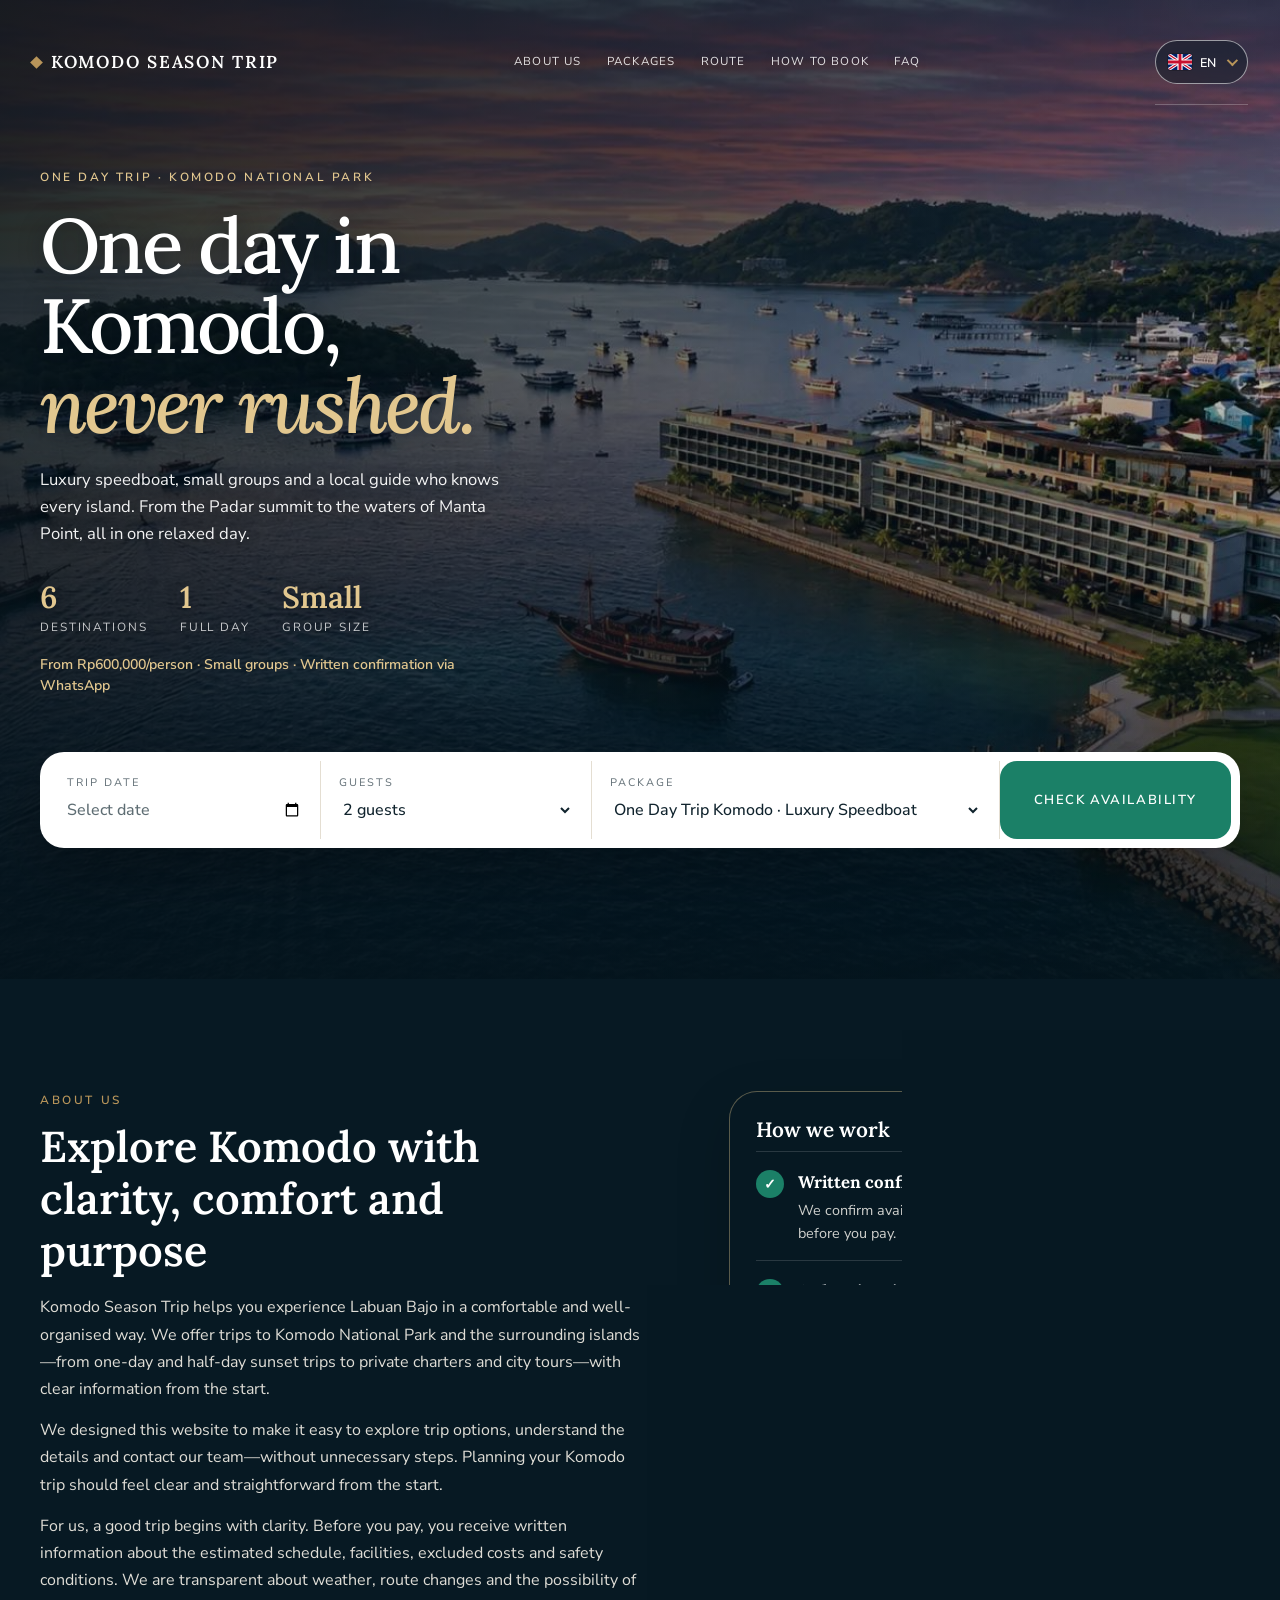
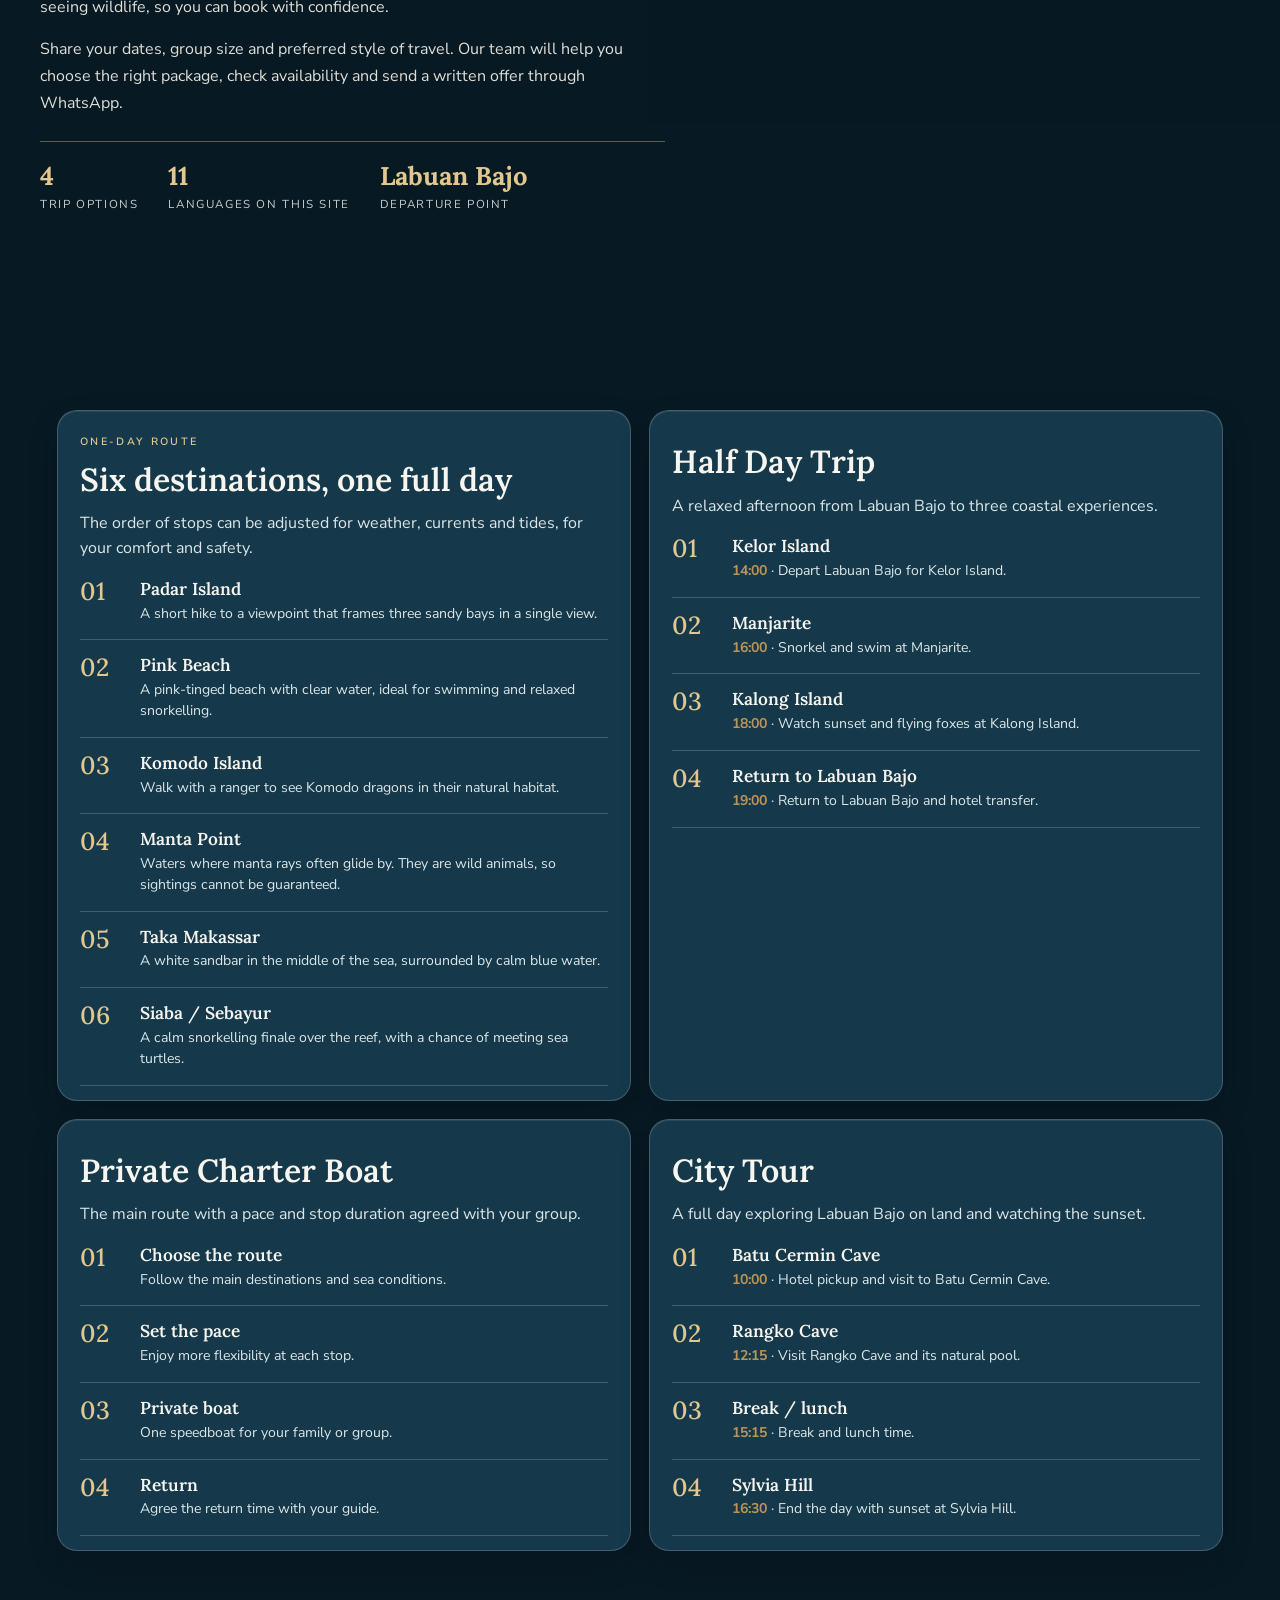
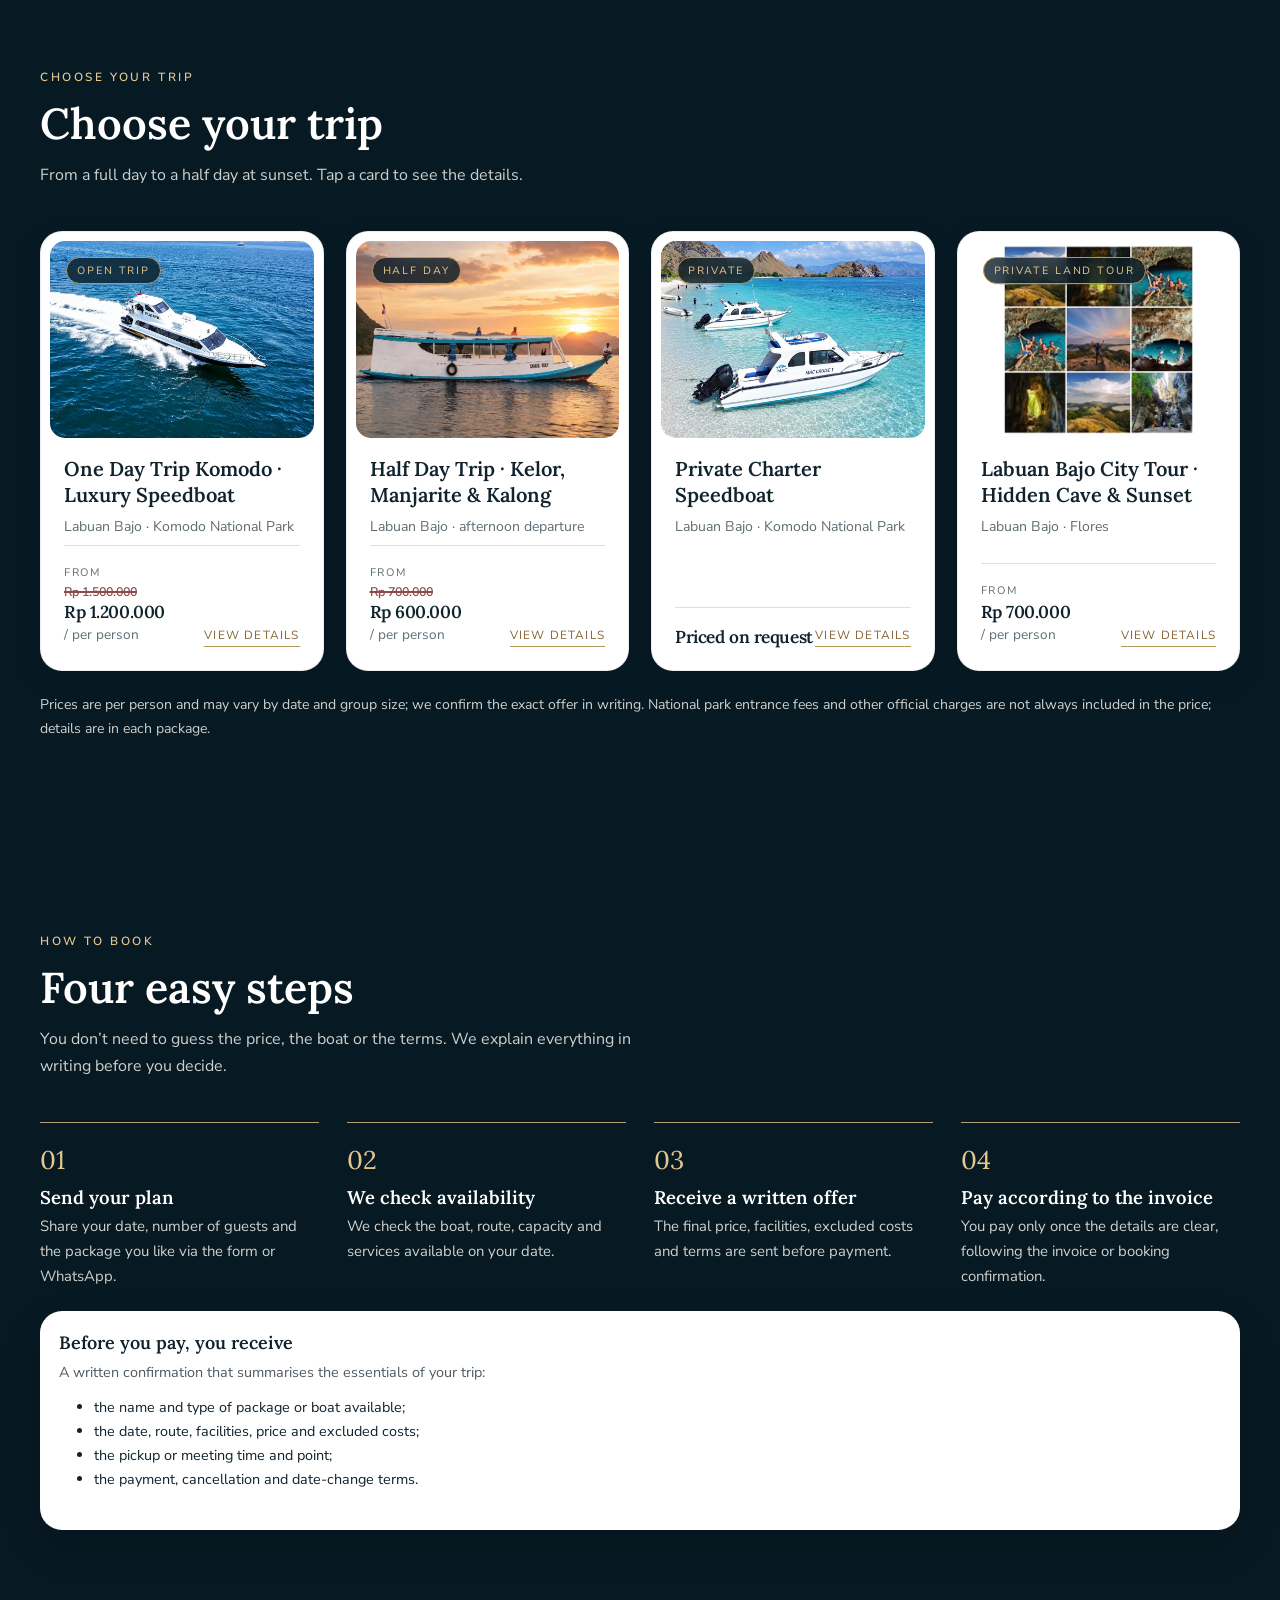
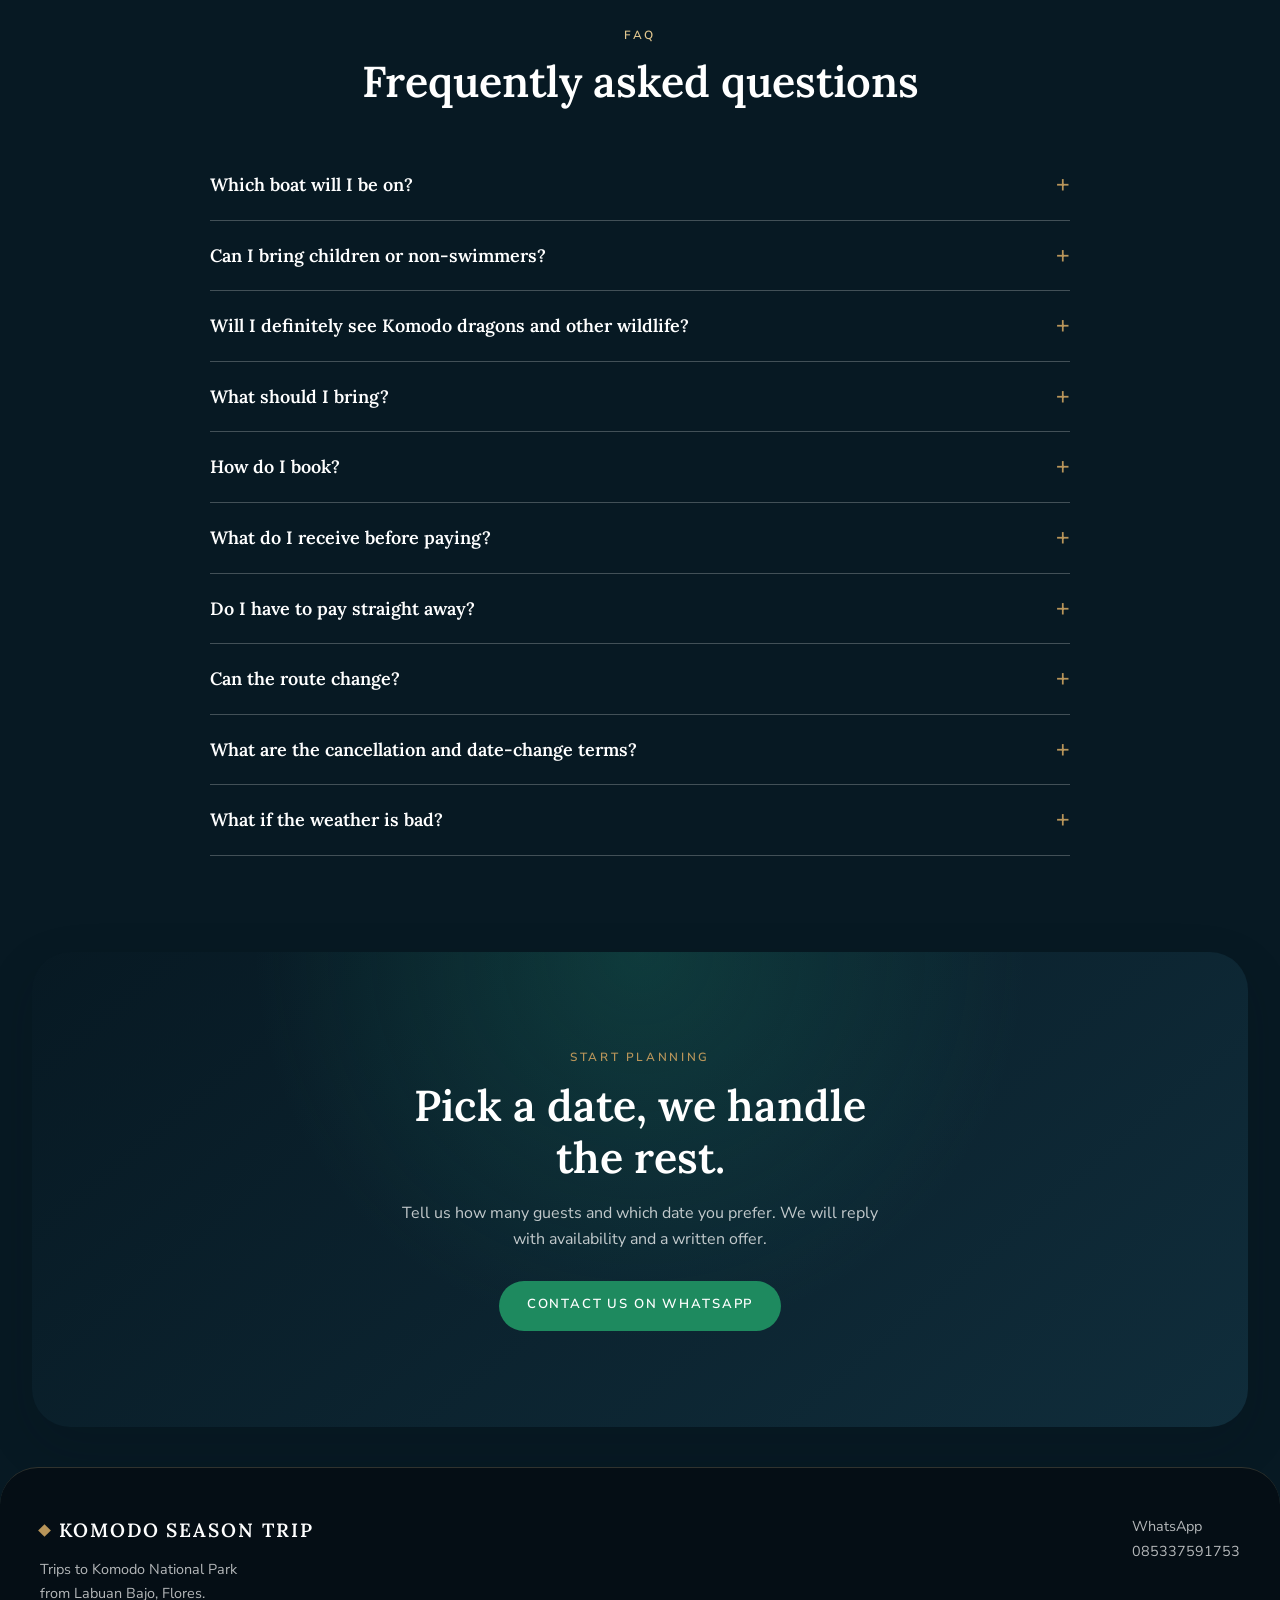
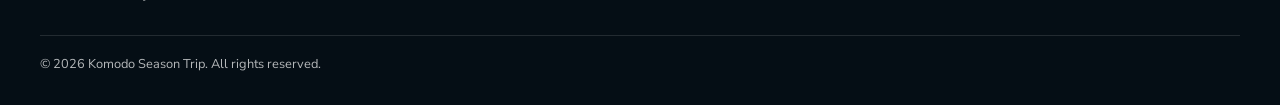
<file: en.html>
<!DOCTYPE html>
<html lang="en">
<head>
<meta charset="UTF-8">
<meta name="viewport" content="width=device-width, initial-scale=1, viewport-fit=cover">
<title>Komodo Island Tours from Labuan Bajo | Komodo Season Trip</title>
<meta name="description" content="Komodo National Park tours from Labuan Bajo: luxury speedboat one day trip, half day sunset at Kalong Island, private charter and Rangko Cave city tour. Small groups, book via WhatsApp.">
<meta name="robots" content="index,follow,max-image-preview:large">
<meta property="og:type" content="website"><meta property="og:site_name" content="Komodo Season Trip">
<meta property="og:title" content="Komodo Island Tours from Labuan Bajo | Komodo Season Trip"><meta property="og:description" content="Komodo National Park tours from Labuan Bajo: luxury speedboat one day trip, half day sunset at Kalong Island, private charter and Rangko Cave city tour. Small groups, book via WhatsApp.">
<meta property="og:locale" content="en_US">
<meta property="og:locale:alternate" content="id_ID">
<meta property="og:locale:alternate" content="zh_CN">
<meta property="og:locale:alternate" content="ms_MY">
<meta property="og:locale:alternate" content="ru_RU">
<meta property="og:locale:alternate" content="es_ES">
<meta property="og:locale:alternate" content="pt_PT">
<meta property="og:locale:alternate" content="it_IT">
<meta property="og:locale:alternate" content="de_DE">
<meta property="og:locale:alternate" content="fr_FR">
<meta property="og:locale:alternate" content="ar_AR">
<meta property="og:image" content="https://darwin9415.github.io/Web-trip2/hero.webp">
<meta name="twitter:card" content="summary_large_image">
<link rel="alternate" hreflang="id" href="https://darwin9415.github.io/Web-trip2/">
<link rel="alternate" hreflang="en" href="https://darwin9415.github.io/Web-trip2/en.html">
<link rel="alternate" hreflang="zh" href="https://darwin9415.github.io/Web-trip2/zh.html">
<link rel="alternate" hreflang="ms" href="https://darwin9415.github.io/Web-trip2/ms.html">
<link rel="alternate" hreflang="ru" href="https://darwin9415.github.io/Web-trip2/ru.html">
<link rel="alternate" hreflang="es" href="https://darwin9415.github.io/Web-trip2/es.html">
<link rel="alternate" hreflang="pt" href="https://darwin9415.github.io/Web-trip2/pt.html">
<link rel="alternate" hreflang="it" href="https://darwin9415.github.io/Web-trip2/it.html">
<link rel="alternate" hreflang="de" href="https://darwin9415.github.io/Web-trip2/de.html"><link rel="alternate" hreflang="fr" href="https://darwin9415.github.io/Web-trip2/fr.html"><link rel="alternate" hreflang="ar" href="https://darwin9415.github.io/Web-trip2/ar.html">
<link rel="alternate" hreflang="x-default" href="https://darwin9415.github.io/Web-trip2/">
<link rel="canonical" href="https://darwin9415.github.io/Web-trip2/en.html">
<meta property="og:url" content="https://darwin9415.github.io/Web-trip2/en.html">
<link rel="preconnect" href="https://fonts.googleapis.com">
<link rel="preconnect" href="https://fonts.gstatic.com" crossorigin>
<link href="https://fonts.googleapis.com/css2?family=Lora:ital,wght@0,500;0,600;0,700;1,500&family=Nunito+Sans:wght@400;500;600;700&display=swap" rel="stylesheet">
<script type="application/ld+json">{"@context": "https://schema.org", "@graph": [{"@type": "TravelAgency", "name": "Komodo Season Trip", "telephone": "+6285337591753", "areaServed": "Labuan Bajo, Flores, Indonesia", "description": "Komodo National Park tours from Labuan Bajo: luxury speedboat one day trip, half day sunset at Kalong Island, private charter and Rangko Cave city tour. Small groups, book via WhatsApp."}, {"@type": "TouristTrip", "name": "One Day Trip Komodo · Luxury Speedboat", "description": "An open (shared) full-day trip to six destinations in Komodo National Park by tourist speedboat from Labuan Bajo: Padar Island, Pink Beach, Komodo Island, Manta Point, Taka Makassar and Siaba or Sebayur. Hotel pickup in the Labuan Bajo area, lunch and a local guide are included.", "provider": {"@type": "TravelAgency", "name": "Komodo Season Trip"}, "offers": {"@type": "Offer", "priceCurrency": "IDR", "price": "1200000"}}, {"@type": "TouristTrip", "name": "Half Day Trip · Kelor, Manjarite & Kalong", "description": "A relaxed half-day trip: sail from Labuan Bajo in the afternoon, stop at the unspoiled beach of Kelor Island, snorkel at Manjarite, then end the day with the sunset and thousands of flying foxes at Kalong Island. Hotel pickup and drop-off are included.", "provider": {"@type": "TravelAgency", "name": "Komodo Season Trip"}, "offers": {"@type": "Offer", "priceCurrency": "IDR", "price": "600000"}}, {"@type": "TouristTrip", "name": "Private Charter Speedboat", "description": "Charter a whole speedboat just for your family or group. The route follows the main package, while the pace and the time spent at each stop follow your wishes.", "provider": {"@type": "TravelAgency", "name": "Komodo Season Trip"}}, {"@type": "TouristTrip", "name": "Labuan Bajo City Tour · Hidden Cave & Sunset", "description": "A private day exploring the land side of Labuan Bajo: walking through Batu Cermin Cave, swimming in the clear pool of Rangko Cave, then ending with sunset at Sylvia Hill. Three experiences in one trip for 2–6 guests.", "provider": {"@type": "TravelAgency", "name": "Komodo Season Trip"}, "offers": {"@type": "Offer", "priceCurrency": "IDR", "price": "700000"}}]}</script>
<style>
:root{--navy:#08151f;--navy2:#0f2a3c;--gold:#b8955a;--gold2:#dcc08c;--ivory:#f6f3ed;--stone:#ebe5d9;--ink:#101c27;--muted:#67727c;--line:#e0d9ca;
--serif:"Lora",Georgia,"Times New Roman",serif;--sans:"Nunito Sans","Segoe UI",Arial,sans-serif}
*{box-sizing:border-box;margin:0;padding:0}
html{scroll-behavior:smooth}
body{font-variant-numeric:lining-nums;font-family:var(--sans);background:var(--ivory);color:var(--ink);line-height:1.65;font-size:16px;-webkit-font-smoothing:antialiased}
a{color:inherit;text-decoration:none}
svg{display:block}
:focus-visible{outline:2px solid var(--gold);outline-offset:3px}
.wrap{width:min(1140px,90%);margin-inline:auto}
.hide{display:none!important}
.eyebrow{font-size:.74rem;letter-spacing:.22em;text-transform:uppercase;color:var(--gold);font-weight:600}
h1,h2,h3{font-family:var(--serif);font-weight:600;letter-spacing:0;line-height:1.2}
h2{font-size:clamp(1.8rem,3.8vw,2.7rem)}
.btn{display:inline-block;background:var(--gold);color:#08151f;border:0;border-radius:2px;padding:14px 28px;font:600 .82rem var(--sans);letter-spacing:.14em;text-transform:uppercase;cursor:pointer;transition:background .2s}
.btn:hover{background:var(--gold2)}
.btn.ghost{background:transparent;color:inherit;border:1px solid currentColor}
.btn.ghost:hover{background:rgba(184,149,90,.12)}

/* header */
header.top{position:absolute;inset:0 0 auto;z-index:10;color:#fff}
.top .wrap{display:flex;align-items:center;justify-content:space-between;padding-block:24px;gap:20px}
.logo{font-family:var(--serif);font-size:1.15rem;font-weight:600;letter-spacing:.12em;text-transform:uppercase;display:flex;align-items:center;gap:12px}
.logo i{width:9px;height:9px;background:var(--gold);transform:rotate(45deg)}
nav.menu{display:flex;gap:34px;font-size:.82rem;letter-spacing:.12em;text-transform:uppercase}
nav.menu a{opacity:.85;padding:4px 0;border-bottom:1px solid transparent}
nav.menu a:hover{opacity:1;border-color:var(--gold)}
.top .btn{padding:10px 20px}
@media(max-width:860px){nav.menu{display:none}}

/* hero */
.hero{position:relative;color:#fff;min-height:720px;padding:190px 0 0;overflow:hidden;background:#08151f center/cover no-repeat}
.glow{position:absolute;right:10%;top:150px;width:420px;height:420px;border-radius:50%;background:radial-gradient(circle,rgba(220,192,140,.55),rgba(184,149,90,0) 66%);pointer-events:none}
.hero svg.scene{position:absolute;left:0;right:0;bottom:0;width:100%;height:42%;min-height:200px}
.hero .wrap{position:relative;z-index:2}
.hero h1{font-size:clamp(2.4rem,6vw,4.7rem);max-width:12ch;margin-top:18px;font-weight:500}
.hero h1 em{color:var(--gold2);font-style:italic}
.hero .lead{margin-top:22px;max-width:50ch;font-size:1.06rem;color:rgba(255,255,255,.82)}
.facts{display:flex;gap:34px;margin-top:34px;flex-wrap:wrap}
.facts div b{display:block;font-family:var(--serif);font-size:1.8rem;font-weight:600;color:var(--gold2);line-height:1}
.facts div span{font-size:.74rem;letter-spacing:.16em;text-transform:uppercase;opacity:.75}
.cari{position:relative;z-index:3;margin-top:56px;margin-bottom:-52px;background:#fff;color:var(--ink);padding:10px;display:grid;grid-template-columns:1fr 1fr 1.5fr auto;gap:0;box-shadow:0 30px 60px rgba(4,12,20,.35)}
.cari > div{padding:12px 20px;border-right:1px solid var(--line)}
.cari label{display:block;font-size:.68rem;letter-spacing:.18em;text-transform:uppercase;color:var(--muted);margin-bottom:2px}
.cari input,.cari select{width:100%;border:0;background:transparent;font:500 1rem var(--sans);color:var(--ink);padding:4px 0}
.cari .btn{align-self:stretch;border-radius:0;padding-inline:34px}
@media(max-width:900px){.cari{grid-template-columns:1fr 1fr;margin-bottom:-90px}.cari > div{border-bottom:1px solid var(--line)}.cari .btn{grid-column:1/-1;padding-block:16px}}
@media(max-width:520px){.cari{grid-template-columns:1fr}.cari > div{border-right:0}}


section{padding-block:80px}
.sec-head{max-width:640px;margin-bottom:42px}
.sec-head p{color:var(--muted);margin-top:12px}

/* paket */
.cards{display:grid;grid-template-columns:repeat(4,1fr);gap:24px}
@media(max-width:1100px){.cards{grid-template-columns:1fr 1fr}}
@media(max-width:620px){.cards{grid-template-columns:1fr}}
.card{background:#fff;border:1px solid var(--line);cursor:pointer;display:flex;flex-direction:column;transition:transform .25s,box-shadow .25s}
.card:hover{transform:translateY(-4px);box-shadow:0 22px 40px rgba(8,21,31,.12)}
.thumb{height:220px;position:relative;display:grid;place-items:center;color:var(--gold2)}
.has-photo{background-size:cover;background-position:center}.has-photo svg{display:none}
.t1{background:linear-gradient(145deg,#0f2a3c,#08151f)}
.t2{background:linear-gradient(145deg,#14485a,#0a2233)}
.t3{background:linear-gradient(145deg,#1d3a4a,#0a1b27)}
.thumb svg{width:84px;height:84px;opacity:.9}
.tag{position:absolute;left:16px;top:16px;background:rgba(8,21,31,.6);backdrop-filter:blur(4px);font-size:.66rem;letter-spacing:.18em;text-transform:uppercase;border:1px solid var(--gold);color:var(--gold2);padding:4px 10px}
.card .body{padding:24px;display:flex;flex-direction:column;gap:6px;flex:1}
.card h3{font-size:1.25rem}
.where{color:var(--muted);font-size:.88rem}
.score{font-size:.88rem;color:var(--muted)}.score b{color:var(--gold)}
.meta{margin-top:auto;padding-top:18px;border-top:1px solid var(--line);display:flex;justify-content:space-between;align-items:end;gap:10px}
.price small{display:block;font-size:.68rem;letter-spacing:.16em;text-transform:uppercase;color:var(--muted)}
.meta .price{display:flex;flex-direction:column;align-items:flex-start;gap:2px;min-width:0}.meta .price .price-old{display:block!important;margin:0;color:#8b4b4b;font-family:var(--sans);font-size:.86rem;font-weight:600;line-height:1.25;text-decoration-line:line-through;text-decoration-color:#8b4b4b;text-decoration-thickness:2px;white-space:nowrap}.meta .price strong{display:block;color:var(--ink);font-size:1.4rem;line-height:1.2}.price .price-old{display:block;margin:2px 0 0;color:var(--muted);font-size:.82rem;font-weight:500;line-height:1.2;text-decoration:line-through;text-decoration-thickness:1.5px}.price strong{font-family:var(--serif);font-size:1.35rem;font-weight:600}
.price em{font-style:normal;color:var(--muted);font-size:.85rem}
.more{font-size:.74rem;letter-spacing:.16em;text-transform:uppercase;color:var(--gold);border-bottom:1px solid var(--gold)}
.note{margin-top:22px;font-size:.88rem;color:var(--muted)}

/* rute */
.rute{background:linear-gradient(135deg,#fbfaf5 0%,#f7f5ed 48%,#eef5f2 100%);border:1px solid rgba(184,149,90,.22);box-shadow:0 18px 44px rgba(8,21,31,.10)}
.rgrid{display:grid;grid-template-columns:.9fr 1.1fr;gap:60px}
@media(max-width:860px){.rgrid{grid-template-columns:1fr;gap:30px}}
.rgrid .sec-head{position:sticky;top:40px;align-self:start}
@media(max-width:860px){.rgrid .sec-head{position:static}}
.stops{list-style:none}
.stops li{display:grid;grid-template-columns:70px 1fr;gap:16px;padding:22px 0;border-bottom:1px solid var(--line)}
.stops li:first-child{padding-top:0}
.stops b{font-family:var(--serif);font-size:1.9rem;color:var(--gold);line-height:1;font-weight:500}
.stops h3{font-size:1.25rem}
.stops p{color:var(--muted);font-size:.96rem;margin-top:4px}
.route-swipe-hint{display:flex;align-items:center;justify-content:center;gap:10px;width:max-content;max-width:100%;margin:14px auto 0;padding:7px 14px;border:1px solid rgba(184,149,90,.3);border-radius:999px;background:rgba(255,255,255,.74);color:var(--muted);font-size:.8rem;line-height:1.4;text-align:center}.route-swipe-hint span{color:var(--gold);font-size:1.15rem;font-weight:700}
.route-time{font-weight:700;color:var(--gold);white-space:nowrap}
.route-slides{display:block;width:100%;max-width:100%;height:auto;max-height:min(62vh,620px);min-height:0;overflow-x:hidden;overflow-y:auto;overscroll-behavior:auto;-webkit-overflow-scrolling:touch;scrollbar-width:thin;scrollbar-color:var(--gold) transparent;margin:0;padding:0 14px 8px;background:linear-gradient(180deg,rgba(255,255,255,.88),rgba(239,246,242,.78));border:1px solid rgba(184,149,90,.2);border-radius:22px;box-shadow:inset 0 1px 0 rgba(255,255,255,.85)}.route-slides::-webkit-scrollbar{width:8px}.route-slides::-webkit-scrollbar-thumb{background:var(--gold);border:2px solid rgba(255,255,255,.75);border-radius:8px}.route-slides::-webkit-scrollbar-track{background:rgba(224,217,202,.35);border-radius:8px}

.route-slide{display:block;width:100%;background:transparent;border:0;border-radius:0;padding:0}.route-slide+.route-slide{margin-top:30px;padding-top:30px;border-top:1px solid var(--line)}
.route-slide-grid{display:block;width:100%;background:transparent;border:0;border-radius:0;padding:0;box-shadow:none}
.route-slide .sec-head{margin-bottom:0}
.route-slide .sec-head h2{margin-top:10px;color:var(--ink)}
.route-slide .sec-head p{color:var(--muted);margin-top:12px}
.route-slide .eyebrow{font-size:.66rem;color:var(--gold)}
.route-stops{list-style:none;margin:0;padding:0}
.route-stops li{display:grid;grid-template-columns:70px 1fr;gap:16px;padding:22px 0;border-bottom:1px solid var(--line)}
.route-stops li:first-child{padding-top:0}
.route-stops b{font-family:var(--serif);font-size:1.9rem;color:var(--gold);line-height:1;font-weight:500}
.route-stops h3{font-size:1.25rem;margin:0;color:var(--ink)}
.route-stops p{color:var(--muted);font-size:.96rem;margin-top:4px;line-height:1.55}
@media(max-width:860px){.route-stops li{grid-template-columns:58px 1fr}}
@media(max-width:700px){.route-slides{max-height:min(58vh,520px);overflow-y:auto;padding:0 12px 8px}}



/* cara pesan */
.steps{display:grid;grid-template-columns:repeat(4,1fr);gap:28px;counter-reset:s}
@media(max-width:900px){.steps{grid-template-columns:repeat(2,1fr)}}
@media(max-width:520px){.steps{grid-template-columns:1fr}}
.step{counter-increment:s;border-top:1px solid var(--gold);padding-top:16px}
.step::before{content:"0" counter(s);font-family:var(--serif);font-size:1.6rem;color:var(--gold)}
.step h3{font-size:1.15rem;margin:4px 0 6px}
.step p{color:var(--muted);font-size:.93rem}

/* faq */
.faq{max-width:820px;margin-inline:auto}
details{border-bottom:1px solid var(--line);padding:20px 0}
summary{cursor:pointer;list-style:none;display:flex;justify-content:space-between;gap:16px;font-family:var(--serif);font-size:1.12rem;font-weight:600}
summary::-webkit-details-marker{display:none}
summary::after{content:"+";color:var(--gold);font-size:1.6rem;line-height:1}
details[open] summary::after{content:"–"}
details p{color:var(--muted);margin-top:10px;max-width:66ch}

/* cta */
.cta{background:linear-gradient(135deg,var(--navy),var(--navy2));color:#fff;text-align:center}
.cta h2{max-width:18ch;margin:12px auto 0}
.cta p{color:rgba(255,255,255,.75);margin:16px auto 28px;max-width:48ch}
footer.foot{background:#050e15;color:rgba(255,255,255,.7);padding:46px 0 30px;font-size:.9rem}
.foot .row{display:flex;justify-content:space-between;flex-wrap:wrap;gap:24px}
.foot .logo{color:#fff;font-size:1.2rem}
.foot a:hover{color:var(--gold2)}
.foot .copy{margin-top:30px;padding-top:18px;border-top:1px solid rgba(255,255,255,.12);font-size:.8rem}

/* panel detail – modal full dengan sudut membulat */
.overlay{
  position:fixed;inset:0;z-index:50;
  background:rgba(0,0,0,.4);
  opacity:0;visibility:hidden;
  transition:opacity .25s ease,visibility .25s ease;
}
.overlay.on{opacity:1;visibility:visible}
.panel{
  position:fixed;
  left:50%;
  top:50%;
  right:auto;bottom:auto;
  width:min(1100px,calc(100vw - 40px));
  max-width:calc(100vw - 40px);
  height:min(92vh,900px);
  max-height:min(92vh,900px);
  background:#fff;
  z-index:60;
  transform:translate(-50%,-46%) scale(.985);
  opacity:0;visibility:hidden;
  transition:transform .28s ease,opacity .28s ease,visibility .28s ease;
  display:flex;flex-direction:column;
  border-radius:24px;
  overflow:hidden;
  box-shadow:0 28px 70px rgba(8,21,31,.32);
  color:var(--ink);
  pointer-events:none;
}
.panel.on{
  transform:translate(-50%,-50%) scale(1);
  opacity:1;visibility:visible;
  pointer-events:auto;
}
.panel .scroll{overflow-y:auto;flex:1;min-height:0;-webkit-overflow-scrolling:touch;padding-bottom:12px}
.p-hero{height:auto;aspect-ratio:16/9;max-height:320px;position:relative;display:grid;place-items:center;color:var(--gold2);margin:0;border-radius:0}
.p-hero.has-photo{background-size:cover;background-position:center}
.p-hero.gal{aspect-ratio:16/9;max-height:340px}
.p-hero svg{width:100px;height:100px}
.p-close{
  position:absolute;right:16px;top:16px;z-index:5;
  width:42px;height:42px;border-radius:50%;
  border:1px solid rgba(255,255,255,.5);
  background:rgba(8,21,31,.55);color:#fff;
  font-size:1.45rem;cursor:pointer;line-height:1;
  display:grid;place-items:center;
  transition:background .2s,border-color .2s;
}
.p-close:hover{background:rgba(8,21,31,.85);border-color:var(--gold)}
.p-body{padding:26px 32px 10px}
.p-body h2{font-size:1.75rem;color:var(--ink)}
.p-sub{color:var(--muted);margin-top:4px}
.p-score{margin-top:10px;color:var(--muted);font-size:.9rem}.p-score b{color:var(--gold)}
.p-body p.desc{margin-top:16px;max-width:70ch}
.p-body h3{font-size:1.15rem;margin:26px 0 12px;color:var(--ink)}
.spec{display:grid;grid-template-columns:1fr 1fr;gap:1px;background:var(--line);border:1px solid var(--line);border-radius:16px;overflow:hidden}
.spec div{background:#fff;padding:14px 16px}
.spec small{display:block;color:var(--muted);font-size:.66rem;letter-spacing:.16em;text-transform:uppercase}
.spec b{font-size:.95rem;font-weight:500}
.tiers{grid-template-columns:repeat(3,1fr)}.tiers b{font-family:var(--serif);font-size:1.1rem;font-weight:600}
.chips{display:flex;flex-wrap:wrap;gap:8px;list-style:none}
.chips li{border:1px solid var(--line);padding:5px 14px;font-size:.84rem;border-radius:999px}
.itin{list-style:none;border-left:1px solid var(--gold);margin:0 0 0 6px;max-width:100%}.itin li{display:grid;grid-template-columns:max-content minmax(0,1fr);align-items:start;column-gap:16px;padding:0 0 10px 20px;position:relative;width:fit-content;max-width:100%}.itin li::before{content:"";position:absolute;left:-5px;top:7px;width:9px;height:9px;background:var(--gold);transform:rotate(45deg)}.itin b{font-weight:700;font-size:.92rem;letter-spacing:.01em;white-space:nowrap}.itin span{color:var(--muted);font-size:.9rem;min-width:0}
.pinc{display:grid;grid-template-columns:1fr 1fr;gap:16px}
@media(max-width:480px){.pinc{grid-template-columns:1fr}}
.pinc ul{list-style:none;font-size:.9rem}
.pinc li{padding:4px 0 4px 20px;position:relative}
.pinc .y li::before{content:"✓";color:var(--gold);position:absolute;left:0;font-weight:700}
.pinc .n li::before{content:"–";color:var(--muted);position:absolute;left:3px}
.book{
  border-top:1px solid var(--line);
  padding:16px 28px 20px;
  display:flex;align-items:center;gap:14px;
  background:#fff;flex-shrink:0;flex-wrap:wrap;
}
.book .price{flex:1;min-width:120px}
.book input[type=date]{border:1px solid var(--line);padding:10px 12px;font:inherit;background:#fff;max-width:170px;border-radius:12px}
.book .btn{padding:12px 22px;border-radius:999px}
@media(max-width:700px){
  .panel{
    width:calc(100vw - 16px);
    max-width:calc(100vw - 16px);
    height:min(94vh,100%);
    max-height:min(94vh,100%);
    border-radius:20px;
  }
  /* Keep the 16:9 ratio on photo slides on small screens. */
  .p-hero,.p-hero.gal{max-height:none}
  .book input[type=date]{flex:1;max-width:none}
  .p-body{padding:18px 18px 8px}
  .p-body h2{font-size:1.4rem}
  .p-body p.desc{max-width:none}
}
body.lock{overflow:hidden}

/* dialog pesanan */
dialog.od{border:0;width:min(480px,94vw);padding:0;margin:auto;color:var(--ink);background:#fff}
dialog.od::backdrop{background:rgba(4,12,20,.65)}
.od form,.od .o-done{padding:30px;display:grid;gap:14px}
.od h2{font-size:1.65rem}
.od .o-boat{color:var(--gold);font-weight:600;margin-top:-6px}
.od label{display:block;font-size:.68rem;letter-spacing:.16em;text-transform:uppercase;color:var(--muted);margin-bottom:4px}
.od input,.od textarea{width:100%;border:1px solid var(--line);padding:11px 12px;font:inherit;background:#fff;color:var(--ink)}
.od textarea{min-height:76px;resize:vertical}
.o-two{display:grid;grid-template-columns:1fr 1fr;gap:12px}
@media(max-width:420px){.o-two{grid-template-columns:1fr}}
.o-err{color:#b3261e;font-size:.9rem}
.o-act{display:flex;gap:10px;justify-content:flex-end;flex-wrap:wrap}
.od .btn.ghost{color:var(--ink)}

/* foto latar hero (tertanam, tidak perlu file terpisah) */
.hero{background-image:linear-gradient(90deg,rgba(8,21,31,.78) 0%,rgba(8,21,31,.45) 55%,rgba(8,21,31,.2) 100%),linear-gradient(180deg,rgba(8,21,31,.55) 0%,rgba(8,21,31,0) 30%,rgba(8,21,31,0) 62%,rgba(8,21,31,.7) 100%),url(hero.webp);background-position:center 55%}
.hero h1{max-width:15ch;text-wrap:balance;text-shadow:0 2px 24px rgba(4,12,20,.45)}
.hero .lead,.facts{text-shadow:0 1px 14px rgba(4,12,20,.5)}
/* header rapi di layar menengah */
.logo{white-space:nowrap;font-size:1.3rem;letter-spacing:.12em}
nav.menu{gap:28px}nav.menu a,.top .btn{white-space:nowrap}
@media(max-width:980px){nav.menu{display:none}}

/* ===== bingkai melengkung & foto sesuai bingkai ===== */
.btn{border-radius:999px}
.top .btn.ghost{border-radius:999px}
.hero{border-radius:0}
.cari{border-radius:30px}.cari .btn{border-radius:22px}
.card{border-radius:26px;overflow:hidden;padding:12px}
.card .body{padding:18px 10px 8px}
.thumb{height:auto;aspect-ratio:4/3;border-radius:0}
.tag{border-radius:999px}
.panel{/* side radius disabled – using centered modal */}
.p-hero{/* aspect handled in modal panel CSS */}
.spec{border-radius:18px;overflow:hidden}
.chips li{border-radius:999px}
.book input[type=date],.od input,.od textarea{border-radius:14px}
dialog.od{border-radius:30px;overflow:hidden}
.rute,.cta{margin-inline:clamp(10px,2.5vw,36px);border-radius:38px}
.rute{border:1px solid var(--line)}
footer.foot{border-radius:38px 38px 0 0;margin-top:40px}
@media(max-width:600px){.panel{/* bottom sheet radius disabled */}}

/* ===== foto utama: bingkai persegi (tidak melengkung), rasio 4:3 pas dengan foto ===== */
.card{padding:10px}
.card .body{padding:20px 14px 14px}
.thumb{border-radius:0}
.p-hero{margin:14px 14px 0;border-radius:0;max-height:none}
/* foto selalu memenuhi frame (menimpa rule .t1/.t2 yang me-reset ukuran latar) */
.thumb.has-photo,.p-hero.has-photo{background-size:cover;background-position:center;background-repeat:no-repeat}
.thumb.has-photo.fit-contain,.p-hero.has-photo.fit-contain{background-size:contain;background-color:#fff}

/* ===== latar situs: foto Padar (sedikit blur) + warna huruf menyesuaikan ===== */
body{background:#0a1620;color:#f6f3ed}
body::before{content:"";position:fixed;inset:0;z-index:-1;background:linear-gradient(rgba(8,21,31,.46),rgba(8,21,31,.62)),url(bg.webp) center/cover no-repeat}
.pil h3,.sec-head h2,.step h3,summary{color:#fff}
.pil p,.sec-head p,.note,.step p,details p{color:rgba(246,243,237,.84)}
.pil b,.step::before{color:var(--gold2)}
.pil,.step{border-top-color:var(--gold2)}
#paket .eyebrow,#cara .eyebrow,#faq .eyebrow{color:var(--gold2)}
details{border-bottom-color:rgba(255,255,255,.24)}
.card,.rute,.panel{color:var(--ink)}
.card h3,.rute h2,.rute h3,.panel h2,.panel h3{color:var(--ink)}
.rute .sec-head p{color:var(--muted)}
.rute .eyebrow{color:var(--gold)}
/* tombol Cek ketersediaan: hijau */
.cari .btn{background:#1e8a5f;color:#fff}
.cari .btn:hover{background:#17724f}

/* ===== kotak pencarian di hero: tampil penuh & rapi di HP ===== */
html{overflow-x:hidden}
.hs{height:70px}
.cari>div{min-width:0}
.cari input,.cari select{min-width:0;max-width:100%}
.dph{position:relative}
.dph span{position:absolute;left:0;top:50%;transform:translateY(-50%);pointer-events:none;color:var(--muted);font-weight:500}
.dph.has span,.dph:focus-within span{display:none}
.dph:not(.has) input:not(:focus){color:transparent}
@media(max-width:900px){
  .hero{padding-top:150px}
  .hs{height:40px}
  .cari{grid-template-columns:1fr 1fr;margin-top:40px;margin-bottom:0;padding:8px;border-radius:26px}
  .cari>div{padding:10px 14px;border-right:0;border-bottom:1px solid var(--line)}
  .cari>div:nth-child(1){border-right:1px solid var(--line)}
  .cari>div:nth-child(3){grid-column:1/-1}
  .cari .btn{grid-column:1/-1;margin-top:8px;padding:16px;border-radius:20px}
}
@media(max-width:520px){
  .cari{grid-template-columns:1fr}
  .cari>div:nth-child(1){border-right:0}
}

/* ===== semua tombol WhatsApp berwarna hijau ===== */
a.btn[data-wa],#p-wa,#o-wa{background:#1e8a5f!important;color:#fff!important;border:0!important}
a.btn[data-wa]:hover,#p-wa:hover,#o-wa:hover{background:#17724f!important}
/* ===== bar pemesanan di panel: rapi di HP ===== */
.book .price strong,.book .price em{white-space:nowrap}
.book .dph{flex:1;min-width:150px}
.book .dph input[type=date]{width:100%;max-width:none;padding:11px 12px}
.book .dph span{left:14px}
@media(max-width:600px){
  .book{gap:10px}
  .book .price{flex:1 1 100%}
  .book .btn{flex:1 1 150px;text-align:center}
}

/* ===== galeri foto di panel detail ===== */
.p-hero.gal{display:block;background:#0a1620;overflow:hidden}
.gal .sl{position:absolute;inset:0;width:100%;height:100%;display:flex;overflow-x:auto;scroll-snap-type:x mandatory;scrollbar-width:none;-webkit-overflow-scrolling:touch}
.gal .sl::-webkit-scrollbar{display:none}
.gal figure{flex:0 0 100%;width:100%;min-width:100%;scroll-snap-align:center;position:relative;margin:0}
.gal figure img{width:100%;height:100%;object-fit:cover;display:block}
.gal figure.ct{background:#fff}
.gal figure.ct img{object-fit:contain}
.gal figcaption{position:absolute;left:0;right:0;bottom:0;padding:38px 16px 30px;background:linear-gradient(transparent,rgba(8,21,31,.75));color:#fff;font-size:.86rem}
.gal .cnt{position:absolute;left:14px;top:14px;z-index:2;background:rgba(8,21,31,.6);color:#fff;font-size:.74rem;letter-spacing:.1em;padding:5px 12px;border-radius:999px}
.gal .nav{position:absolute;top:50%;transform:translateY(-50%);z-index:2;width:38px;height:38px;border-radius:50%;border:1px solid rgba(255,255,255,.6);background:rgba(8,21,31,.55);color:#fff;font-size:1.4rem;line-height:1;cursor:pointer}
.gal .swipe-hint{position:absolute;left:50%;top:14px;transform:translateX(-50%);z-index:2;padding:5px 11px;border:1px solid rgba(255,255,255,.3);border-radius:999px;background:rgba(8,21,31,.62);color:#fff;font-size:.72rem;line-height:1.4;white-space:nowrap;pointer-events:none}
.gal .prev{left:10px}.gal .next{right:10px}
.gal .dots{position:absolute;left:0;right:0;bottom:12px;z-index:2;display:flex;justify-content:center;gap:6px}
.gal .dots i{width:7px;height:7px;border-radius:50%;background:rgba(255,255,255,.5);transition:width .2s}
.gal .dots i.on{background:var(--gold2);width:18px;border-radius:6px}
.p-close{z-index:3}
/* Desktop: make the gallery span the full modal width. */
@media(min-width:701px){
  /* Desktop mengikuti mode mobile: galeri penuh dengan rasio 16:9. */
  .p-hero.gal{height:auto;aspect-ratio:16/9;max-height:none}
  .gal figure img{object-fit:cover}
}
@media(hover:none){.gal .nav{display:none}}

/* ===== bagian informasi tambahan paket (aturan, FAQ) ===== */
.warn{margin-top:16px;padding:12px 14px;border-left:3px solid var(--gold);background:#faf6ec;border-radius:0 14px 14px 0;font-size:.92rem;line-height:1.55}
.inote{margin-top:10px;font-size:.88rem;color:var(--muted);line-height:1.55}
.xinfo{margin-top:26px}
.acc{border-top:1px solid var(--line)}.acc:last-child{border-bottom:1px solid var(--line)}
.acc>summary{cursor:pointer;list-style:none;display:flex;justify-content:space-between;gap:12px;padding:15px 0;font-family:var(--serif);font-size:1.08rem;font-weight:600}
.acc>summary::-webkit-details-marker{display:none}
.acc>summary::after{content:"+";color:var(--gold);font-size:1.4rem;line-height:1}
.acc[open]>summary::after{content:"–"}
.accb{padding:0 0 16px;font-size:.92rem;line-height:1.6}
.accb p{margin:0 0 10px}
.ilist{margin:0 0 10px 1.15rem;padding:0}.ilist li{margin:4px 0}
.qa{border-top:1px solid var(--line)}
.qa>summary{cursor:pointer;list-style:none;padding:11px 0;font-weight:600;font-size:.93rem;display:flex;justify-content:space-between;gap:10px}
.qa>summary::-webkit-details-marker{display:none}
.qa>summary::after{content:"+";color:var(--gold)}
.qa[open]>summary::after{content:"–"}
.qa p{margin:0 0 12px;color:var(--muted)}

/* ===== panel detail: tampilan rapi & profesional (semua paket, semua bahasa) ===== */
.p-body h3{display:flex;align-items:center;gap:10px;margin:30px 0 14px}
.p-body h3::before{content:"";width:22px;height:2px;background:var(--gold);flex:none}
.spec>div:last-child:nth-child(odd){grid-column:1/-1}
.itin b{font-weight:700;letter-spacing:.01em}
.callout{display:flex;gap:12px;align-items:flex-start;margin-top:14px;padding:13px 15px;background:#f1f6f8;border-radius:14px;font-size:.88rem;line-height:1.55;color:var(--ink)}
.callout b{flex:none;width:20px;height:20px;border-radius:50%;background:var(--gold);color:#fff;display:grid;place-items:center;font:700 .78rem var(--serif);font-style:italic;margin-top:1px}
.xinfo{margin-top:30px;display:grid;gap:10px}
.acc{border:1px solid var(--line);border-radius:16px;background:#fff;overflow:hidden}
.acc:last-child{border-bottom:1px solid var(--line)}
.acc>summary{color:var(--ink);padding:15px 16px;font-size:1.05rem}
.acc[open]>summary{background:#faf6ec;border-bottom:1px solid var(--line)}
.accb{padding:14px 16px 6px}
.accb p{color:var(--ink);margin:0 0 12px}
.accb p.inote{color:var(--muted);font-size:.86rem;margin:2px 0 12px}
.ilist{margin:0 0 12px;padding:0;list-style:none}
.ilist li{position:relative;padding:5px 0 5px 26px;font-size:.92rem;line-height:1.55}
.ilist li::before{content:"";position:absolute;left:8px;top:15px;width:6px;height:6px;background:var(--gold);transform:rotate(45deg)}
ol.ilist{counter-reset:o}ol.ilist li{counter-increment:o;padding-left:32px}
ol.ilist li::before{content:counter(o);left:0;top:6px;width:20px;height:20px;border-radius:50%;transform:none;background:var(--gold);color:#fff;font:700 .72rem var(--sans);display:grid;place-items:center}
.acc.yes .ilist li::before{content:"✓";left:3px;top:5px;width:auto;height:auto;background:none;transform:none;color:#1e8a5f;font:700 .95rem var(--sans)}
.acc.no .ilist li::before{content:"✕";left:3px;top:5px;width:auto;height:auto;background:none;transform:none;color:#b3261e;font:700 .85rem var(--sans)}
.qa{border-top:1px solid var(--line)}
.accb>.qa:first-child{border-top:0}
.qa>summary{color:var(--ink);padding:13px 0;font-weight:600;font-size:.95rem;line-height:1.4}
.qa p{color:var(--muted);margin:0 0 14px}
@media(prefers-reduced-motion:reduce){*{transition:none!important;scroll-behavior:auto!important}}

/* ===== Tentang kami ===== */
.about{padding:150px 0 10px;color:#f6f3ed}
.ab-grid{display:grid;grid-template-columns:1.1fr .9fr;gap:48px;align-items:start}
.ab-text h2{margin:10px 0 18px;max-width:20ch;color:#fff}
.ab-text p{color:rgba(246,243,237,.88);margin:0 0 14px;max-width:60ch;line-height:1.7}
.ab-facts{display:flex;gap:30px;flex-wrap:wrap;margin:24px 0 26px;padding-top:20px;border-top:1px solid rgba(220,192,140,.4)}
.ab-facts b{display:block;font-family:var(--serif);font-size:1.6rem;color:var(--gold2);line-height:1.1}
.ab-facts span{font-size:.72rem;letter-spacing:.14em;text-transform:uppercase;color:rgba(255,255,255,.78)}
.ab-card{background:rgba(8,21,31,.64);-webkit-backdrop-filter:blur(8px);backdrop-filter:blur(8px);border:1px solid rgba(220,192,140,.35);border-radius:28px;padding:26px 26px 12px}
.ab-card h3{font-family:var(--serif);font-size:1.3rem;color:#fff;margin:0 0 8px}
.ab-card ul{list-style:none;margin:0;padding:0}
.ab-card li{display:flex;gap:14px;padding:16px 0;border-top:1px solid rgba(255,255,255,.14)}
.ab-card .ck{flex:none;width:28px;height:28px;border-radius:50%;background:#1e8a5f;color:#fff;display:grid;place-items:center;font-weight:700;font-size:.9rem;margin-top:2px}
.ab-card li b{display:block;font-family:var(--serif);font-size:1.05rem;color:#fff;margin-bottom:3px}
.ab-card li p{margin:0;font-size:.9rem;color:rgba(246,243,237,.84);line-height:1.55}
@media(max-width:900px){.about{padding-top:60px}.ab-grid{grid-template-columns:1fr;gap:30px}}

/* ===== multi bahasa ===== */
.hr{display:flex;align-items:center;gap:10px}
.lang{position:relative}
.lang summary{list-style:none;cursor:pointer;border:1px solid rgba(255,255,255,.55);border-radius:999px;padding:9px 14px;font:600 .78rem var(--sans);letter-spacing:.04em;white-space:nowrap;display:flex;align-items:center;gap:6px;color:#fff;background:rgba(8,21,31,.28)}
.lang summary::-webkit-details-marker{display:none}
.lang ul{position:absolute;right:0;top:calc(100% + 8px);background:#fff;color:var(--ink);border-radius:18px;padding:6px;list-style:none;min-width:190px;box-shadow:0 18px 40px rgba(4,12,20,.3);z-index:30}
.lang li a{display:block;padding:10px 14px;border-radius:12px;font-size:.92rem}
.lang li a:hover,.lang li a[aria-current]{background:#f1ece2}
@media(max-width:560px){.top .btn{display:none}.logo{font-size:1rem;letter-spacing:.08em}}
h1,h2,h3{overflow-wrap:break-word;hyphens:auto}
.fl{width:24px;height:16px;border-radius:3px;box-shadow:0 0 0 1px rgba(0,0,0,.2);flex:none;display:block;overflow:hidden}
.lang summary{gap:8px}
.lang summary::after{content:"";width:6px;height:6px;border-right:2px solid currentColor;border-bottom:2px solid currentColor;transform:rotate(45deg) translateY(-2px);margin-left:2px;font-size:0}
.lang[open] summary::after{content:"";transform:rotate(-135deg) translateY(-1px)}
.lang li a{display:flex;align-items:center;gap:12px}
html[lang="zh"]{--sans:"Nunito Sans","PingFang SC","Hiragino Sans GB","Microsoft YaHei","Noto Sans SC",sans-serif;--serif:"Lora","Songti SC","Noto Serif SC","SimSun",serif}
html[lang="zh"] .hero h1{max-width:11em}
html[lang="zh"] .eyebrow,html[lang="zh"] .more,html[lang="zh"] .btn{letter-spacing:.04em}

/* ===== mobile hamburger & drawer ===== */
.nav-toggle{display:none;align-items:center;justify-content:center;width:44px;height:44px;border:1px solid rgba(255,255,255,.35);background:rgba(8,21,31,.35);backdrop-filter:blur(6px);border-radius:10px;cursor:pointer;color:#fff;padding:0;flex-shrink:0}
.nav-toggle svg{width:22px;height:22px}
.nav-toggle .ic-close{display:none}
.nav-toggle[aria-expanded="true"] .ic-open{display:none}
.nav-toggle[aria-expanded="true"] .ic-close{display:block}
.mnav{position:fixed;inset:0 0 auto 0;top:0;z-index:40;background:rgba(8,21,31,.97);color:#fff;padding:88px 24px 28px;transform:translateY(-110%);opacity:0;visibility:hidden;transition:transform .28s ease,opacity .28s ease,visibility .28s;max-height:100vh;overflow-y:auto;-webkit-overflow-scrolling:touch}
.mnav.on{transform:none;opacity:1;visibility:visible}
.mnav nav{display:flex;flex-direction:column;gap:4px}
.mnav a{display:block;padding:14px 8px;font-size:1rem;letter-spacing:.08em;text-transform:uppercase;border-bottom:1px solid rgba(255,255,255,.1);opacity:.92}
.mnav a:hover,.mnav a:focus-visible{opacity:1;color:var(--gold2)}
.mnav .mnav-wa{margin-top:22px;display:inline-flex;align-items:center;justify-content:center;width:100%;text-align:center}
body.nav-open{overflow:hidden}
@media(max-width:980px){
  .nav-toggle{display:inline-flex}
  nav.menu{display:none!important}
  .top .wrap{gap:12px}
  .hr{display:flex;align-items:center;gap:10px}
}
@media(min-width:981px){
  .mnav{display:none!important}
}
/* hero CTA clarity */
.hero-cta-note{margin-top:14px;font-size:.88rem;color:rgba(255,255,255,.78);max-width:52ch;line-height:1.5}
.hero-cta-note strong{color:var(--gold2);font-weight:600}
.cari-micro{margin-top:12px;font-size:.8rem;color:rgba(255,255,255,.7);text-align:center;max-width:48ch;margin-inline:auto}
@media(max-width:900px){
  .cari-micro{margin-bottom:8px}
}
.booking-next{margin-top:22px;padding:22px 24px;border:1px solid var(--line);border-radius:20px;background:#fff;color:var(--ink)}
.booking-next h3{font-size:1.12rem;margin-bottom:8px;color:var(--ink)!important}
.booking-next p{color:#4f5b64;font-size:.9rem;line-height:1.6}
.booking-next ul{margin:12px 0 18px 1.1rem;color:var(--ink);font-size:.9rem;line-height:1.65}
.booking-next .btn{display:inline-block}
.booking-next{padding:20px 18px}
.booking-next ul{padding-inline-start:1.1rem}
</style>
<link rel="stylesheet" href="premium.css">
</head>
<body><svg xmlns="http://www.w3.org/2000/svg" style="position:absolute;width:0;height:0;overflow:hidden" aria-hidden="true"><defs><symbol id="f-id" viewBox="0 0 30 20"><rect width="30" height="10" fill="#e70011"/><rect y="10" width="30" height="10" fill="#fff"/></symbol><symbol id="f-en" viewBox="0 0 30 20"><rect width="30" height="20" fill="#012169"/><path d="M0 0L30 20M30 0L0 20" stroke="#fff" stroke-width="4"/><path d="M0 0L30 20M30 0L0 20" stroke="#c8102e" stroke-width="1.5"/><path d="M15 0V20M0 10H30" stroke="#fff" stroke-width="6.5"/><path d="M15 0V20M0 10H30" stroke="#c8102e" stroke-width="3.6"/></symbol><symbol id="f-zh" viewBox="0 0 30 20"><rect width="30" height="20" fill="#de2910"/><polygon fill="#ffde00" points="5.00,2.00 5.68,4.07 7.85,4.07 6.09,5.36 6.76,7.43 5.00,6.15 3.24,7.43 3.91,5.36 2.15,4.07 4.32,4.07"/><polygon fill="#ffde00" points="10.86,1.49 10.40,2.04 10.75,2.66 10.09,2.39 9.61,2.92 9.66,2.21 9.00,1.91 9.70,1.74 9.78,1.03 10.16,1.63"/><polygon fill="#ffde00" points="12.99,3.86 12.35,4.19 12.44,4.90 11.93,4.39 11.28,4.70 11.60,4.06 11.12,3.53 11.82,3.64 12.17,3.01 12.29,3.72"/><polygon fill="#ffde00" points="12.96,7.27 12.25,7.31 12.04,8.00 11.78,7.33 11.06,7.34 11.62,6.89 11.38,6.21 11.99,6.60 12.56,6.17 12.38,6.86"/><polygon fill="#ffde00" points="10.78,9.62 10.11,9.39 9.65,9.94 9.67,9.22 9.00,8.95 9.69,8.75 9.74,8.04 10.14,8.63 10.84,8.45 10.40,9.02"/></symbol><symbol id="f-ms" viewBox="0 0 30 20"><rect y="0.000" width="30" height="1.4286" fill="#cc0001"/><rect y="1.429" width="30" height="1.4286" fill="#fff"/><rect y="2.857" width="30" height="1.4286" fill="#cc0001"/><rect y="4.286" width="30" height="1.4286" fill="#fff"/><rect y="5.714" width="30" height="1.4286" fill="#cc0001"/><rect y="7.143" width="30" height="1.4286" fill="#fff"/><rect y="8.571" width="30" height="1.4286" fill="#cc0001"/><rect y="10.000" width="30" height="1.4286" fill="#fff"/><rect y="11.429" width="30" height="1.4286" fill="#cc0001"/><rect y="12.857" width="30" height="1.4286" fill="#fff"/><rect y="14.286" width="30" height="1.4286" fill="#cc0001"/><rect y="15.714" width="30" height="1.4286" fill="#fff"/><rect y="17.143" width="30" height="1.4286" fill="#cc0001"/><rect y="18.571" width="30" height="1.4286" fill="#fff"/><rect width="15" height="11.43" fill="#010066"/><circle cx="5.3" cy="5.7" r="3.2" fill="#fc0"/><circle cx="6.2" cy="5.7" r="2.6" fill="#010066"/><polygon fill="#fc0" points="10.60,2.90 11.12,4.62 12.79,3.95 11.77,5.43 13.33,6.32 11.54,6.45 11.81,8.22 10.60,6.90 9.39,8.22 9.66,6.45 7.87,6.32 9.43,5.43 8.41,3.95 10.08,4.62"/></symbol><symbol id="f-ru" viewBox="0 0 30 20"><rect width="30" height="20" fill="#fff"/><rect y="6.67" width="30" height="6.67" fill="#0039a6"/><rect y="13.33" width="30" height="6.67" fill="#d52b1e"/></symbol><symbol id="f-es" viewBox="0 0 30 20"><rect width="30" height="20" fill="#aa151b"/><rect y="5" width="30" height="10" fill="#f1bf00"/></symbol><symbol id="f-pt" viewBox="0 0 30 20"><rect width="30" height="20" fill="#f00"/><rect width="12" height="20" fill="#060"/><circle cx="12" cy="10" r="3.6" fill="none" stroke="#fc0" stroke-width="1"/><rect x="10.3" y="8.3" width="3.4" height="3.6" rx=".6" fill="#fff" stroke="#f00" stroke-width=".7"/></symbol><symbol id="f-it" viewBox="0 0 30 20"><rect width="30" height="20" fill="#fff"/><rect width="10" height="20" fill="#009246"/><rect x="20" width="10" height="20" fill="#ce2b37"/></symbol><symbol id="f-de" viewBox="0 0 30 20"><rect width="30" height="6.67" fill="#000"/><rect y="6.67" width="30" height="6.67" fill="#d00"/><rect y="13.33" width="30" height="6.67" fill="#ffce00"/></symbol><symbol id="f-fr" viewBox="0 0 30 20"><rect width="10" height="20" fill="#0055a4"/><rect x="10" width="10" height="20" fill="#fff"/><rect x="20" width="10" height="20" fill="#ef4135"/></symbol><symbol id="f-ar" viewBox="0 0 30 20"><rect width="30" height="20" fill="#ce1126"/><rect width="30" height="13.33" fill="#fff"/><rect width="30" height="6.67" fill="#000"/><polygon fill="#007a3d" points="0,0 14,10 0,20"/></symbol></defs></svg>

<header class="top">
  <div class="wrap">
    <a class="logo" href="#"><i></i>Komodo Season Trip</a>
    <nav class="menu" aria-label="Main menu">
      <a href="#tentang">About us</a><a href="#paket">Packages</a><a href="#rute">Route</a><a href="#cara">How to book</a><a href="#faq">FAQ</a>
    </nav>
    <div class="hr"><details class="lang"><summary aria-label="Language / Bahasa"><svg class="fl" viewBox="0 0 30 20" aria-hidden="true"><use href="#f-en"/></svg><span>EN</span></summary><ul><li><a href="index.html" hreflang="id" lang="id"><svg class="fl" viewBox="0 0 30 20" aria-hidden="true"><use href="#f-id"/></svg><span>Bahasa Indonesia</span></a></li><li><a href="en.html" hreflang="en" lang="en" aria-current="true"><svg class="fl" viewBox="0 0 30 20" aria-hidden="true"><use href="#f-en"/></svg><span>English</span></a></li><li><a href="zh.html" hreflang="zh" lang="zh"><svg class="fl" viewBox="0 0 30 20" aria-hidden="true"><use href="#f-zh"/></svg><span>中文（简体）</span></a></li><li><a href="ms.html" hreflang="ms" lang="ms"><svg class="fl" viewBox="0 0 30 20" aria-hidden="true"><use href="#f-ms"/></svg><span>Bahasa Melayu</span></a></li><li><a href="ru.html" hreflang="ru" lang="ru"><svg class="fl" viewBox="0 0 30 20" aria-hidden="true"><use href="#f-ru"/></svg><span>Русский</span></a></li><li><a href="es.html" hreflang="es" lang="es"><svg class="fl" viewBox="0 0 30 20" aria-hidden="true"><use href="#f-es"/></svg><span>Español</span></a></li><li><a href="pt.html" hreflang="pt" lang="pt"><svg class="fl" viewBox="0 0 30 20" aria-hidden="true"><use href="#f-pt"/></svg><span>Português</span></a></li><li><a href="it.html" hreflang="it" lang="it"><svg class="fl" viewBox="0 0 30 20" aria-hidden="true"><use href="#f-it"/></svg><span>Italiano</span></a></li><li><a href="de.html" hreflang="de" lang="de"><svg class="fl" viewBox="0 0 30 20" aria-hidden="true"><use href="#f-de"/></svg><span>Deutsch</span></a></li><li><a href="fr.html" hreflang="fr" lang="fr"><svg class="fl" viewBox="0 0 30 20"><use href="#f-fr"/></svg><span>Français</span></a></li><li><a href="ar.html" hreflang="ar" lang="ar"><svg class="fl" viewBox="0 0 30 20"><use href="#f-ar"/></svg><span>العربية</span></a></li></ul></details><button type="button" class="nav-toggle" id="nav-toggle" aria-label="Open menu" data-open="Open menu" data-close="Close menu" aria-expanded="false" aria-controls="mnav"><svg class="ic-open" viewBox="0 0 24 24" fill="none" stroke="currentColor" stroke-width="2" stroke-linecap="round" aria-hidden="true"><path d="M4 7h16M4 12h16M4 17h16"/></svg><svg class="ic-close" viewBox="0 0 24 24" fill="none" stroke="currentColor" stroke-width="2" stroke-linecap="round" aria-hidden="true"><path d="M6 6l12 12M18 6L6 18"/></svg></button></div>
  </div>
</header>
<div class="mnav" id="mnav" role="dialog" aria-modal="true" aria-label="Main menu" hidden><nav aria-label="Main menu">
      <a href="#tentang">About us</a><a href="#paket">Packages</a><a href="#rute">Route</a><a href="#cara">How to book</a><a href="#faq">FAQ</a>
    </nav></div>

<div class="hero">
  <div class="wrap">
    <div class="eyebrow">One day trip · Komodo National Park</div>
    <h1>One day in Komodo, <em>never rushed.</em></h1>
    <p class="lead">Luxury speedboat, small groups and a local guide who knows every island. From the Padar summit to the waters of Manta Point, all in one relaxed day.</p>
    <div class="facts"><div><b>6</b><span>Destinations</span></div><div><b>1</b><span>Full day</span></div><div><b>Small</b><span>Group size</span></div></div>

    <p class="hero-cta-note"><strong>From Rp600,000/person · Small groups · Written confirmation via WhatsApp</strong></p>
    <form class="cari" id="cari" aria-label="Check availability">
      <div><label for="h-date">Trip date</label><div class="dph"><span>Select date</span><input type="date" id="h-date" required></div></div>
      <div><label for="h-guests">Guests</label><select id="h-guests"></select></div>
      <div><label for="h-pkg">Package</label><select id="h-pkg"></select></div>
      <button class="btn" type="submit">Check availability</button>
    </form>
    <p class="cari-micro">No payment needed yet. We check availability and send a written offer first.</p>
  </div>
  <div class="hs"></div>
</div>

<main>
<section class="about" id="tentang">
  <div class="wrap"><div class="ab-grid">
    <div class="ab-text">
      <div class="eyebrow">About us</div>
      <h2>Explore Komodo with clarity, comfort and purpose</h2><p>Komodo Season Trip helps you experience Labuan Bajo in a comfortable and well-organised way. We offer trips to Komodo National Park and the surrounding islands—from one-day and half-day sunset trips to private charters and city tours—with clear information from the start.</p><p>We designed this website to make it easy to explore trip options, understand the details and contact our team—without unnecessary steps. Planning your Komodo trip should feel clear and straightforward from the start.</p><p>For us, a good trip begins with clarity. Before you pay, you receive written information about the estimated schedule, facilities, excluded costs and safety conditions. We are transparent about weather, route changes and the possibility of seeing wildlife, so you can book with confidence.</p><p>Share your dates, group size and preferred style of travel. Our team will help you choose the right package, check availability and send a written offer through WhatsApp.</p>
      <div class="ab-facts"><div><b>4</b><span>Trip options</span></div><div><b>11</b><span>Languages on this site</span></div><div><b>Labuan Bajo</b><span>Departure point</span></div></div>
      
    </div>
    <aside class="ab-card" aria-label="How we work">
      <h3>How we work</h3>
      <ul>
        <li><span class="ck" aria-hidden="true">✓</span><div><b>Written confirmation</b><p>We confirm availability, price, facilities and terms via WhatsApp before you pay.</p></div></li>
        <li><span class="ck" aria-hidden="true">✓</span><div><b>A clear invoice</b><p>Payment follows the amount and deadline on the invoice. The final price is the one on the latest invoice.</p></div></li>
        <li><span class="ck" aria-hidden="true">✓</span><div><b>Honest about wildlife and weather</b><p>Komodo dragons, manta rays and flying foxes are wild animals. Sightings and routes can change with conditions, and we explain that from the start.</p></div></li>
        <li><span class="ck" aria-hidden="true">✓</span><div><b>Safety first</b><p>The route and the order of destinations can be adjusted for safety. Guides and crew give instructions throughout the trip.</p></div></li>
      </ul>
    </aside>
  </div></div>
</section>
<section class="rute" id="rute"><div class="wrap"><div aria-label="Other package routes" class="route-slides"><article class="route-slide"><div class="route-slide-grid"><div class="sec-head"><div class="eyebrow">One-day route</div><h2 style="margin-top:10px">Six destinations, one full day</h2><p>The order of stops can be adjusted for weather, currents and tides, for your comfort and safety.</p></div><ol class="stops">
<li><b>01</b><div><h3>Padar Island</h3><p>A short hike to a viewpoint that frames three sandy bays in a single view.</p></div></li>
<li><b>02</b><div><h3>Pink Beach</h3><p>A pink-tinged beach with clear water, ideal for swimming and relaxed snorkelling.</p></div></li>
<li><b>03</b><div><h3>Komodo Island</h3><p>Walk with a ranger to see Komodo dragons in their natural habitat.</p></div></li>
<li><b>04</b><div><h3>Manta Point</h3><p>Waters where manta rays often glide by. They are wild animals, so sightings cannot be guaranteed.</p></div></li>
<li><b>05</b><div><h3>Taka Makassar</h3><p>A white sandbar in the middle of the sea, surrounded by calm blue water.</p></div></li>
<li><b>06</b><div><h3>Siaba / Sebayur</h3><p>A calm snorkelling finale over the reef, with a chance of meeting sea turtles.</p></div></li>
</ol></div></article>
<article class="route-slide"><div class="route-slide-grid"><div class="sec-head"><div class="eyebrow">Half Day Trip</div><h2>Half Day Trip</h2><p>A relaxed afternoon from Labuan Bajo to three coastal experiences.</p></div><ol class="route-stops"><li><b>01</b><div><h3>Kelor Island</h3><p><span class="route-time">14:00</span> · Depart Labuan Bajo for Kelor Island.</p></div></li><li><b>02</b><div><h3>Manjarite</h3><p><span class="route-time">16:00</span> · Snorkel and swim at Manjarite.</p></div></li><li><b>03</b><div><h3>Kalong Island</h3><p><span class="route-time">18:00</span> · Watch sunset and flying foxes at Kalong Island.</p></div></li><li><b>04</b><div><h3>Return to Labuan Bajo</h3><p><span class="route-time">19:00</span> · Return to Labuan Bajo and hotel transfer.</p></div></li></ol></div></article>
<article class="route-slide"><div class="route-slide-grid"><div class="sec-head"><div class="eyebrow">Private Charter Boat</div><h2>Private Charter Boat</h2><p>The main route with a pace and stop duration agreed with your group.</p></div><ol class="route-stops"><li><b>01</b><div><h3>Choose the route</h3><p>Follow the main destinations and sea conditions.</p></div></li><li><b>02</b><div><h3>Set the pace</h3><p>Enjoy more flexibility at each stop.</p></div></li><li><b>03</b><div><h3>Private boat</h3><p>One speedboat for your family or group.</p></div></li><li><b>04</b><div><h3>Return</h3><p>Agree the return time with your guide.</p></div></li></ol></div></article>
<article class="route-slide"><div class="route-slide-grid"><div class="sec-head"><div class="eyebrow">City Tour</div><h2>City Tour</h2><p>A full day exploring Labuan Bajo on land and watching the sunset.</p></div><ol class="route-stops"><li><b>01</b><div><h3>Batu Cermin Cave</h3><p><span class="route-time">10:00</span> · Hotel pickup and visit to Batu Cermin Cave.</p></div></li><li><b>02</b><div><h3>Rangko Cave</h3><p><span class="route-time">12:15</span> · Visit Rangko Cave and its natural pool.</p></div></li><li><b>03</b><div><h3>Break / lunch</h3><p><span class="route-time">15:15</span> · Break and lunch time.</p></div></li><li><b>04</b><div><h3>Sylvia Hill</h3><p><span class="route-time">16:30</span> · End the day with sunset at Sylvia Hill.</p></div></li></ol></div></article>
</div><p class="route-swipe-hint"><span aria-hidden="true">↓</span>Scroll down inside this panel to see all routes<span aria-hidden="true">↓</span></p></div>


</section>

<section id="paket" style="padding-top:20px">
  <div class="wrap">
    <div class="sec-head"><div class="eyebrow">Choose your trip</div><h2 style="margin-top:10px">Choose your trip</h2><p>From a full day to a half day at sunset. Tap a card to see the details.</p></div>
    <div class="cards" id="cards"></div>
    <p class="note">Prices are per person and may vary by date and group size; we confirm the exact offer in writing. National park entrance fees and other official charges are not always included in the price; details are in each package.</p>
  </div>
</section>
<section id="cara">
  <div class="wrap">
    <div class="sec-head"><div class="eyebrow">How to book</div><h2 style="margin-top:10px">Four easy steps</h2><p>You don’t need to guess the price, the boat or the terms. We explain everything in writing before you decide.</p></div>
    <div class="steps">
      <div class="step"><h3>Send your plan</h3><p>Share your date, number of guests and the package you like via the form or WhatsApp.</p></div>
      <div class="step"><h3>We check availability</h3><p>We check the boat, route, capacity and services available on your date.</p></div>
      <div class="step"><h3>Receive a written offer</h3><p>The final price, facilities, excluded costs and terms are sent before payment.</p></div>
      <div class="step"><h3>Pay according to the invoice</h3><p>You pay only once the details are clear, following the invoice or booking confirmation.</p></div>
    </div>
    <div class="booking-next">
      <h3>Before you pay, you receive</h3>
      <p>A written confirmation that summarises the essentials of your trip:</p>
      <ul><li>the name and type of package or boat available;</li><li>the date, route, facilities, price and excluded costs;</li><li>the pickup or meeting time and point;</li><li>the payment, cancellation and date-change terms.</li></ul>
      
    </div>
  </div>
</section>

<section id="faq" style="padding-top:0">
  <div class="wrap faq">
    <div class="sec-head" style="margin-inline:auto;text-align:center"><div class="eyebrow">FAQ</div><h2 style="margin-top:10px">Frequently asked questions</h2></div>
    <details><summary>Which boat will I be on?</summary><p>You choose the boat class. We confirm the name of the boat before departure and it always matches the class you booked.</p></details>
    <details><summary>Can I bring children or non-swimmers?</summary><p>Yes. Tell us the child's age so we can prepare life jackets and a suitable snorkelling spot. Non-swimmers can join wearing a life jacket in safe waters, accompanied by the guide.</p></details>
    <details><summary>Will I definitely see Komodo dragons and other wildlife?</summary><p>Komodo dragons live wild in their habitat. Guides and rangers know the best areas, but encounters with wildlife, including manta rays, turtles and flying foxes, cannot be promised.</p></details>
    <details><summary>What should I bring?</summary><p>Reef-safe sunscreen, a hat, sunglasses, a change of clothes, a towel, comfortable shoes for light trekking, and personal medication if needed.</p></details>
    <details><summary>How do I book?</summary><p>Fill in the booking form or contact us on WhatsApp. We confirm availability, price and terms in writing before you pay.</p></details>
<details><summary>What do I receive before paying?</summary><p>You receive a written confirmation or invoice stating the package or boat, date, route, facilities, final price, excluded costs, and the terms for payment, cancellation and date changes.</p></details>
<details><summary>Do I have to pay straight away?</summary><p>No. First tell us your date and number of guests. We will explain availability and the offer details first. You pay after you have received and agreed to the written confirmation.</p></details>
    <details><summary>Can the route change?</summary><p>Yes. The route and order of stops may be changed, shortened, or swapped due to weather, currents, tides, or safety. Your guide will explain any changes on the day.</p></details>
    <details><summary>What are the cancellation and date-change terms?</summary><p>Cancellation, date changes, and refunds may differ by package, date, and operating conditions. Please ask for the written terms via WhatsApp before you pay.</p></details>
    <details><summary>What if the weather is bad?</summary><p>For safety, the trip may be adjusted, postponed, or cancelled. Date-change or refund options follow the terms we confirm in writing at booking.</p></details>

  </div>
</section>

<section class="cta">
  <div class="wrap">
    <div class="eyebrow">Start planning</div>
    <h2>Pick a date, we handle the rest.</h2>
    <p>Tell us how many guests and which date you prefer. We will reply with availability and a written offer.</p>
    <a class="btn" data-wa href="https://wa.me/6285337591753" target="_blank" rel="noopener">Contact us on WhatsApp</a>
  </div>
</section>
</main>

<footer class="foot">
  <div class="wrap">
    <div class="row">
      <div><a class="logo" href="#"><i></i>Komodo Season Trip</a><p style="margin-top:10px">Trips to Komodo National Park<br>from Labuan Bajo, Flores.</p></div>
      <div><p>WhatsApp<br><a data-wa id="wa-text" href="https://wa.me/6285337591753" target="_blank" rel="noopener">0853-3759-1753</a></p></div>
    </div>
    <div class="copy">© 2026 Komodo Season Trip. All rights reserved.</div>
  </div>
</footer>

<div class="overlay" id="overlay"></div>
<aside class="panel" id="panel" role="dialog" aria-modal="true" aria-labelledby="p-title" aria-hidden="true">
  <div class="scroll" id="p-content"></div>
  <div class="book">
    <div class="price"><small id="p-from"></small><del id="p-old-price" class="price-old hide"></del><strong id="p-price"></strong> <em id="p-unit"></em></div>
    <div class="dph" id="p-dph"><span>Select date</span><input type="date" id="p-date" aria-label="Trip date"></div>
    <button type="button" class="btn hide" id="p-order">Book now</button>
    <a class="btn" id="p-wa" href="https://wa.me/6285337591753" target="_blank" rel="noopener">Book via WhatsApp</a>
  </div>
</aside>

<dialog class="od" id="od" aria-labelledby="o-title">
  <form id="ofm">
    <h2 id="o-title">Book your trip</h2>
    <p class="o-boat" id="o-boat"></p>
    <div><label for="o-name">Full name</label><input type="text" id="o-name" required maxlength="80" autocomplete="name"></div>
    <div><label for="o-phone">WhatsApp number</label><input type="tel" id="o-phone" required placeholder="+62 … / +44 …" autocomplete="tel"></div>
    <div class="o-two">
      <div><label for="o-guests">Guests</label><input type="number" id="o-guests" min="1" max="50" value="2" required></div>
      <div><label for="o-date">Trip date</label><input type="date" id="o-date" required></div>
    </div>
    <div><label for="o-note">Notes (optional)</label><textarea id="o-note" maxlength="500" placeholder="Children's ages, special needs, etc."></textarea></div>
    <input type="text" id="o-hp" tabindex="-1" autocomplete="off" aria-hidden="true" style="position:absolute;left:-9999px">
    <p class="o-err hide" id="o-err"></p>
    <div class="o-act"><button type="button" class="btn ghost" id="o-cancel">Cancel</button><button class="btn" id="o-send">Send booking</button></div>
  </form>
  <div class="o-done hide" id="o-done">
    <h2>Booking sent</h2>
    <p>Thank you. We will contact you on WhatsApp to confirm availability and payment.</p>
    <div class="o-act"><a class="btn" id="o-wa" href="https://wa.me/6285337591753" target="_blank" rel="noopener">Confirm via WhatsApp</a><button type="button" class="btn ghost" id="o-close">Close</button></div>
  </div>
</dialog>

<script>
var WA='6285337591753', ORDER_URL='';
var LANG='en',T={"view": "View details", "from": "from", "sum": "Summary", "tiers": "Price per person", "fac": "Facilities", "route2": "Itinerary", "inc_note": "Included and notes", "close_panel": "Close panel", "prev": "Previous photo", "next": "Next photo", "swipe": "Swipe to see photos", "err_phone": "Invalid WhatsApp number. Please include the country code, e.g. +62 853 3759 1753 or +65 8123 4567", "sending": "Sending…", "err_send": "Booking not sent. Check your connection, or book via WhatsApp.", "guest_n": "%n guests", "guest_more": "More than 10", "wa_interest": "Hello Komodo Season Trip, I am interested in %n.", "wa_date": "Date: %s.", "wa_guests": "Guests: %s.", "wa_ask": "Please share availability and price.", "wa_order": "Hello Komodo Season Trip, I'm %p and I just booked %n.", "wa_confirm": "Please confirm.", "o_send": "Send booking", "wa_hello": "Hello Komodo Season Trip, I would like to ask about your trips.", "locale": "en-GB"},curIdx=0;
function applySalePrice(b){var ref=String(b.oldp||'')+' '+String(b.p||''),name=String(b.n||'').toLowerCase();if(/city[\s-]*tour|lawatan bandar|tur darat|tour della città|city tour|городской тур|城市游/.test(name)){delete b.oldp;b.p='Rp 700.000'}else if(/1[., ]500[., ]000/.test(ref)||/one[\s-]*day|full[\s-]*day|satu hari|ganzer tag|intera giornata|un día completo|um dia inteiro|полный день|一日/.test(name)&&!/half[\s-]*day|半日/.test(name)){b.oldp='Rp 1.500.000';b.p='Rp 1.200.000'}else if(/700[., ]000/.test(ref)||/half[\s-]*day|setengah hari|separuh hari|halbtag|mezza giornata|medio día|meio dia|тур на полдня|半日/.test(name)){b.oldp='Rp 700.000';b.p='Rp 600.000'}return b}function loc(b){var t=LANG!=='id'&&b.tr&&b.tr[LANG];if(!t)return applySalePrice(b);var o={};for(var k in b)o[k]=b[k];['n','w','tag','pu','p','d','sp','f','it','y','x','pt','itn','warn','rt','info','faq','faqt'].forEach(function(k){if(t[k]!=null)o[k]=t[k]});return applySalePrice(o)}
function msg(){return Array.prototype.filter.call(arguments,Boolean).join(' ')}
var BOATS=[{"n":"One Day Trip Komodo · Speedboat Luxury","w":"Labuan Bajo · Taman Nasional Komodo","tag":"Open trip","ik":"motor","p":"Rp 1.200.000","pu":"per orang","s":"","r":0,"d":"Open trip (sharing) satu hari penuh menjelajahi enam destinasi Taman Nasional Komodo dengan speedboat wisata dari Labuan Bajo: Pulau Padar, Pink Beach, Pulau Komodo, Manta Point, Taka Makassar, dan Siaba atau Sebayur. Penjemputan hotel di area Labuan Bajo, makan siang, dan pemandu lokal sudah termasuk.","sp":[["Durasi","Satu hari penuh"],["Jenis trip","Open trip atau sharing trip dengan peserta lain dalam satu speedboat"],["Minimum booking","1 orang"],["Kapal","Speedboat wisata. Nama dan jenis kapal dapat berbeda sesuai ketersediaan. Detail kapal dikonfirmasi sebelum keberangkatan."],["Kapasitas","Mengikuti jenis speedboat yang tersedia pada tanggal perjalanan"],["Destinasi","6 destinasi"],["Penjemputan","Hotel atau titik temu di area Labuan Bajo, sekitar 06.00–06.30 WITA"]],"f":[],"it":[["06.00–06.30 WITA","Penjemputan peserta dari hotel atau titik temu di area Labuan Bajo."],["06.30–07.00 WITA","Perjalanan menuju pelabuhan, check-in, dan persiapan naik speedboat."],["07.00 WITA","Speedboat berangkat dari Labuan Bajo."],["Sekitar 08.30–09.00 WITA","Tiba di Pulau Padar. Trekking ringan menuju area pemandangan dan berfoto."],["Sekitar 10.00–10.30 WITA","Mengunjungi Pink Beach untuk berenang, snorkeling, atau bersantai sesuai kondisi."],["Sekitar 12.00 WITA","Mengunjungi Pulau Komodo dan mengikuti jalur trekking yang ditentukan bersama ranger."],["Sekitar 13.00 WITA","Makan siang atau waktu istirahat sesuai fasilitas paket."],["Sekitar 14.00 WITA","Mengunjungi Manta Point untuk snorkeling apabila kondisi laut memungkinkan."],["Sekitar 15.00 WITA","Mengunjungi Taka Makassar apabila kondisi pasang surut dan cuaca memungkinkan."],["Sekitar 15.30–16.00 WITA","Mengunjungi Siaba atau Sebayur untuk snorkeling atau menikmati perairan sekitar sesuai kondisi."],["Sekitar 16.30–17.30 WITA","Perjalanan kembali menuju Labuan Bajo."],["Sekitar 17.00–18.00 WITA","Tiba di Labuan Bajo dan perjalanan selesai."]],"y":[],"x":[],"img":"","on":true,"ic":"Speedboat PUKAYA melaju","gal":[["pukaya-01.webp","Tampak luar speedboat"],["pukaya-02.webp","Kabin dengan kursi nyaman"],["pukaya-03.webp","Kursi kabin dan pendingin ruangan"],["pukaya-04.webp","Lorong kabin penumpang"],["pukaya-05.webp","Kabin penumpang, tampak lebar"],["pukaya-06.webp","Toilet di dalam kapal"],["pukaya-07.webp","Ruang kemudi"],["pukaya-08.webp","Dek depan dengan tempat duduk"],["pukaya-09.webp","Dek belakang"]],"rt":"Jadwal perkiraan","itn":"Jadwal di atas merupakan perkiraan. Waktu tiba, durasi di setiap destinasi, dan urutan rute dapat berubah mengikuti cuaca, gelombang, arus, pasang surut, kepadatan lokasi, arahan ranger, jadwal pelabuhan, dan pertimbangan keselamatan. Tidak ada jaminan bahwa semua destinasi dapat dikunjungi apabila kondisi tidak memungkinkan.","warn":"Penting: tiket masuk Taman Nasional Komodo dan biaya resmi lain belum termasuk dalam harga paket, kecuali dinyatakan berbeda pada invoice atau konfirmasi booking. Rincian biaya diinformasikan sebelum pembayaran.","info":[{"t":"Fasilitas yang termasuk","open":true,"k":"yes","b":[["ul",["Speedboat wisata pulang-pergi dari Labuan Bajo.","Pemandu lokal.","Alat snorkeling dasar.","Jaket pelampung.","Air mineral.","Makan siang.","Penjemputan dan pengantaran hotel di area Labuan Bajo.","Ranger atau pemandu lokal di area Pulau Komodo sesuai ketentuan taman nasional.","Dokumentasi perjalanan menggunakan kamera, GoPro, dan drone apabila kondisi cuaca, lokasi, izin, dan operasional memungkinkan."]],["note","Nama dan jenis speedboat dapat berbeda sesuai ketersediaan. Dokumentasi drone tidak dapat dijamin karena bergantung pada cuaca, angin, lokasi, izin, dan kondisi operasional."]]},{"t":"Tidak termasuk","open":true,"k":"no","b":[["ul",["Tiket pesawat.","Hotel atau akomodasi di Labuan Bajo.","Tiket masuk Taman Nasional Komodo.","Biaya konservasi, retribusi, atau biaya resmi lain dari pengelola destinasi.","Biaya pelabuhan atau biaya lokal lain apabila berlaku.","Konsumsi pribadi di luar makan siang, air mineral, dan fasilitas paket.","Pakaian renang.","Handuk.","Fins atau perlengkapan pribadi lainnya jika tidak disediakan.","Obat-obatan pribadi.","Obat anti-mabuk laut.","Asuransi perjalanan.","Pengeluaran pribadi.","Tip sukarela untuk pemandu dan kru kapal.","Destinasi di luar itinerary One Day Trip.","Biaya lain yang tidak tercantum dalam konfirmasi booking."]],["note","Tiket taman nasional, retribusi, dan biaya resmi lainnya dapat berubah mengikuti ketentuan pengelola destinasi. Rincian biaya akan diinformasikan sebelum pembayaran."]]},{"t":"Keselamatan dan kondisi perjalanan","b":[["p","Perjalanan ini melibatkan perjalanan speedboat, aktivitas snorkeling, naik-turun kapal, berjalan kaki, dan trekking ringan di beberapa lokasi."],["p","Semua aktivitas di laut bergantung pada cuaca, gelombang, arus, pasang surut, dan arahan kru. Rute serta urutan destinasi dapat berubah jika diperlukan demi keselamatan peserta."],["p","Peserta wajib mengikuti arahan pemandu, kru kapal, dan ranger selama perjalanan. Jaket pelampung wajib digunakan sesuai arahan kru dan kondisi aktivitas."],["p","Peserta wajib memberi tahu kami sebelum booking apabila memiliki kondisi kesehatan tertentu, sedang hamil, memiliki alergi, kebutuhan khusus, keterbatasan berenang, atau kesulitan berjalan dan melakukan trekking."],["p","Perjalanan ini tidak direkomendasikan bagi bayi dan balita, ibu hamil, pengguna kursi roda atau stroller, lansia dengan keterbatasan fisik berat, serta peserta dengan kondisi medis berisiko tinggi seperti penyakit jantung, epilepsi, atau kondisi lain yang dapat terpengaruh oleh perjalanan laut dan aktivitas fisik."]]},{"t":"Satwa liar","b":[["p","Komodo, pari manta, penyu, dan satwa lainnya hidup bebas di habitat alaminya. Pemandu dan ranger akan membantu memilih area yang sesuai berdasarkan kondisi dan aturan taman nasional, tetapi penampakan satwa liar tidak dapat dijamin."]]},{"t":"Cuaca dan perubahan itinerary","b":[["p","Jika terjadi cuaca buruk, hujan lebat, badai, gelombang tinggi, arus kuat, pasang surut, bencana alam, penutupan destinasi, instruksi ranger, instruksi otoritas, kerusakan kapal, atau keadaan lain di luar kendali operator, maka:"],["ul",["Rute dapat diubah.","Urutan destinasi dapat diubah.","Waktu kunjungan dapat dikurangi.","Sebagian destinasi dapat dihilangkan.","Keberangkatan dapat ditunda.","Perjalanan dapat dijadwalkan ulang.","Perjalanan dapat dibatalkan apabila kondisi dianggap tidak aman."]],["p","Pilihan perubahan tanggal, itinerary pengganti, atau pengembalian dana mengikuti kondisi operasional, kebijakan operator kapal, biaya pihak ketiga yang telah dibayarkan, dan ketentuan pada invoice atau konfirmasi booking."],["p","Keselamatan peserta menjadi prioritas utama. Tidak ada jaminan bahwa seluruh destinasi dalam itinerary dapat dikunjungi."]]},{"t":"Syarat booking dan pembayaran","b":[["ol",["Booking tersedia untuk minimal 1 orang.","Peserta mengirimkan nama lengkap, nomor WhatsApp, tanggal perjalanan, dan jumlah peserta.","Booking belum dianggap terkonfirmasi sebelum ketersediaan, itinerary, harga, fasilitas, dan ketentuan dikonfirmasi melalui WhatsApp.","Peserta menerima invoice atau konfirmasi tertulis sebelum melakukan pembayaran.","Peserta wajib memeriksa nama, tanggal, jumlah peserta, harga, fasilitas, dan ketentuan sebelum membayar.","Pembayaran dilakukan sesuai nominal dan batas waktu yang tertulis pada invoice.","Harga final adalah harga yang tercantum pada invoice atau konfirmasi booking terakhir.","Harga paket dan biaya tiket atau retribusi taman nasional dapat berubah mengikuti ketentuan pengelola destinasi.","Setelah melakukan pembayaran, peserta dianggap telah membaca, memahami, dan menyetujui aturan perjalanan yang tercantum pada invoice dan halaman paket."]]]},{"t":"Pembatalan dan perubahan tanggal","b":[["p","Pembatalan, perubahan nama peserta, dan perubahan tanggal perjalanan mengikuti ketentuan yang tercantum pada invoice atau konfirmasi booking."],["p","Permintaan perubahan tanggal dapat dipertimbangkan apabila kapasitas kapal dan ketersediaan pada tanggal baru masih tersedia."],["p","Perubahan tanggal dapat menimbulkan biaya tambahan apabila terdapat perbedaan harga kapal, tiket, retribusi, atau biaya operasional."],["p","Peserta yang membatalkan perjalanan, tidak hadir, atau datang terlambat mengikuti ketentuan pembatalan pada invoice booking."],["p","Peserta wajib hadir tepat waktu di hotel atau titik temu yang telah ditentukan. Peserta yang terlambat dapat dianggap tidak hadir apabila speedboat harus berangkat sesuai jadwal."],["p","Biaya tambahan akibat keterlambatan atau perubahan rencana peserta menjadi tanggung jawab peserta."]]},{"t":"Yang perlu dibawa","b":[["ul",["Pakaian ganti.","Pakaian renang.","Handuk.","Sunscreen ramah terumbu.","Topi.","Kacamata hitam.","Alas kaki yang nyaman untuk trekking ringan.","Obat pribadi.","Obat anti-mabuk laut.","Kamera.","Powerbank dan charger.","Uang tunai secukupnya."]]]}],"faqt":"Pertanyaan yang sering diajukan","faq":[["Apakah saya pasti melihat komodo dan pari manta?","Tidak. Komodo dan pari manta adalah satwa liar sehingga penampakannya tidak dapat dijamin. Pemandu dan ranger akan membantu memilih area yang sesuai berdasarkan kondisi dan aturan taman nasional."],["Apakah Manta Point selalu dikunjungi?","Manta Point dikunjungi apabila cuaca, gelombang, arus, pasang surut, dan kondisi keselamatan memungkinkan. Jika tidak memungkinkan, pemandu dapat mengubah rute atau mengganti lokasi sesuai kondisi."],["Apakah semua destinasi pasti dikunjungi?","Tidak selalu. Urutan rute dan destinasi dapat berubah atau dikurangi karena cuaca, kondisi laut, pasang surut, kepadatan lokasi, arahan ranger, jadwal pelabuhan, atau alasan keselamatan."],["Apakah tiket Taman Nasional Komodo sudah termasuk?","Tiket masuk Taman Nasional Komodo dan biaya resmi lain dari pengelola destinasi belum termasuk dalam harga paket, kecuali dinyatakan berbeda pada invoice atau konfirmasi booking."],["Apakah makan siang termasuk?","Makan siang termasuk dalam fasilitas paket One Day Trip. Detail menu atau bentuk penyajian dapat berbeda sesuai operasional perjalanan."],["Apakah ada penjemputan hotel?","Penjemputan dan pengantaran tersedia untuk hotel di area Labuan Bajo. Waktu penjemputan biasanya sekitar pukul 06.00–06.30 WITA dan akan dikonfirmasi sebelum perjalanan."],["Apakah ini open trip?","Ya. Paket ini merupakan open trip atau sharing trip, sehingga peserta dapat berbagi speedboat dengan tamu lain. Kapasitas mengikuti jenis kapal yang tersedia pada tanggal perjalanan."],["Apakah anak-anak boleh ikut?","Anak-anak dapat mengikuti perjalanan setelah usia, kondisi kesehatan, dan kemampuan mengikuti rute diperiksa. Mohon informasikan usia anak saat booking agar kesesuaian perjalanan dapat diperiksa."],["Apakah dokumentasi drone selalu tersedia?","Dokumentasi drone bergantung pada cuaca, angin, lokasi, izin, dan kondisi operasional. Dokumentasi drone dapat tidak tersedia apabila penerbangan tidak aman atau tidak diperbolehkan di area tertentu."]],"tr":{"en":{"n":"One Day Trip Komodo · Luxury Speedboat","w":"Labuan Bajo · Komodo National Park","pu":"per person","itn":"The schedule above is an estimate. Arrival times, the time spent at each destination and the order of the route may change depending on the weather, waves, currents, tides, how busy each location is, ranger instructions, harbour schedules and safety considerations. There is no guarantee that all destinations can be visited if conditions do not allow.","warn":"Important: Komodo National Park entrance tickets and other official fees are not included in the package price, unless stated otherwise on the invoice or booking confirmation. Fee details are provided before payment.","rt":"Estimated schedule","info":[{"t":"Included facilities","open":true,"k":"yes","b":[["ul",["Tourist speedboat round trip from Labuan Bajo.","Local guide.","Basic snorkelling equipment.","Life jacket.","Mineral water.","Lunch.","Hotel pickup and drop-off in the Labuan Bajo area.","A ranger or local guide in the Komodo Island area, in line with national park regulations.","Trip documentation with camera, GoPro and drone when weather, location, permits and operations allow."]],["note","The name and type of speedboat may vary depending on availability. Drone footage cannot be guaranteed because it depends on weather, wind, location, permits and operational conditions."]]},{"t":"Not included","open":true,"k":"no","b":[["ul",["Flight tickets.","Hotel or accommodation in Labuan Bajo.","Komodo National Park entrance tickets.","Conservation fees, levies or other official fees from the destination manager.","Harbour fees or other local fees where applicable.","Personal food and drinks beyond the lunch, mineral water and facilities listed.","Swimwear.","Towel.","Fins or other personal equipment if not provided.","Personal medication.","Seasickness medication.","Travel insurance.","Personal expenses.","Voluntary tips for the guide and boat crew.","Destinations outside the One Day Trip itinerary.","Any other costs not listed in the booking confirmation."]],["note","National park tickets, levies and other official fees may change according to the destination manager's regulations. Fee details will be provided before payment."]]},{"t":"Safety and trip conditions","b":[["p","This trip involves speedboat travel, snorkelling, getting on and off the boat, walking and light trekking at several locations."],["p","All activities at sea depend on the weather, waves, currents, tides and the crew's instructions. The route and the order of destinations may change if needed for the safety of participants."],["p","Participants must follow the instructions of the guide, boat crew and rangers throughout the trip. Life jackets must be worn as instructed by the crew and according to the activity."],["p","Please tell us before booking if you have a specific health condition, are pregnant, have allergies or special needs, limited swimming ability, or difficulty walking and trekking."],["p","This trip is not recommended for infants and toddlers, pregnant women, wheelchair or stroller users, elderly people with severe physical limitations, or participants with high-risk medical conditions such as heart disease, epilepsy or other conditions that may be affected by sea travel and physical activity."]]},{"t":"Wildlife","b":[["p","Komodo dragons, manta rays, turtles and other animals live freely in their natural habitat. Guides and rangers will help choose suitable areas based on conditions and national park rules, but wildlife sightings cannot be guaranteed."]]},{"t":"Weather and itinerary changes","b":[["p","In the event of bad weather, heavy rain, storms, high waves, strong currents, tides, natural disasters, destination closures, ranger instructions, instructions from the authorities, boat damage or other circumstances beyond the operator's control:"],["ul",["The route may be changed.","The order of destinations may be changed.","Visiting times may be shortened.","Some destinations may be skipped.","Departure may be delayed.","The trip may be rescheduled.","The trip may be cancelled if conditions are considered unsafe."]],["p","Options for a date change, a replacement itinerary or a refund depend on operational conditions, the boat operator's policy, third-party costs already paid, and the terms stated in the invoice or booking confirmation."],["p","Participant safety is the top priority. There is no guarantee that all destinations in the itinerary can be visited."]]},{"t":"Booking and payment terms","b":[["ol",["Booking is available for a minimum of 1 person.","Participants send their full name, WhatsApp number, travel date and number of participants.","A booking is not considered confirmed until availability, itinerary, price, facilities and terms have been confirmed via WhatsApp.","Participants receive an invoice or written confirmation before making payment.","Participants must check the name, date, number of participants, price, facilities and terms before paying.","Payment is made according to the amount and deadline stated in the invoice.","The final price is the price stated in the latest invoice or booking confirmation.","Package prices and national park ticket or levy fees may change according to the destination manager's regulations.","After payment, participants are considered to have read, understood and agreed to the travel rules stated in the invoice and on the package page."]]]},{"t":"Cancellation and date changes","b":[["p","Cancellations, changes of participant names and changes of travel date follow the terms stated in the invoice or booking confirmation."],["p","A date change request can be considered if boat capacity and availability on the new date are still available."],["p","A date change may incur additional costs if there is a difference in boat price, tickets, levies or operational costs."],["p","Participants who cancel, do not show up or arrive late are subject to the cancellation terms in the booking invoice."],["p","Participants must arrive on time at the hotel or the agreed meeting point. Participants who are late may be considered no-shows if the speedboat has to depart on schedule."],["p","Additional costs caused by late arrival or changes to the participant's plans are the participant's responsibility."]]},{"t":"What to bring","b":[["ul",["Change of clothes.","Swimwear.","Towel.","Reef-safe sunscreen.","Hat.","Sunglasses.","Comfortable footwear for light trekking.","Personal medication.","Seasickness medication.","Camera.","Power bank and charger.","Enough cash."]]]}],"faqt":"Frequently asked questions","faq":[["Will I definitely see Komodo dragons and manta rays?","No. Komodo dragons and manta rays are wild animals, so sightings cannot be guaranteed. Guides and rangers will help choose suitable areas based on conditions and national park rules."],["Is Manta Point always visited?","Manta Point is visited when the weather, waves, currents, tides and safety conditions allow. If not possible, the guide may change the route or replace the location according to conditions."],["Are all destinations guaranteed to be visited?","Not always. The order of the route and destinations may change or be reduced due to weather, sea conditions, tides, how busy locations are, ranger instructions, harbour schedules or safety reasons."],["Are Komodo National Park tickets included?","Komodo National Park entrance tickets and other official fees from the destination manager are not included in the package price, unless stated otherwise in the invoice or booking confirmation."],["Is lunch included?","Lunch is included in the One Day Trip package. The menu or serving style may vary depending on trip operations."],["Is hotel pickup available?","Pickup and drop-off are available for hotels in the Labuan Bajo area. Pickup is usually around 06.00–06.30 WITA and will be confirmed before the trip."],["Is this an open trip?","Yes. This package is an open or shared trip, so you may share the speedboat with other guests. Capacity depends on the type of boat available on the travel date."],["Can children join?","Children can join after their age, health and ability to follow the route have been checked. Please tell us the child's age when booking so suitability can be assessed."],["Is drone footage always available?","Drone footage depends on weather, wind, location, permits and operational conditions. Drone footage may be unavailable if flying is unsafe or not allowed in certain areas."]],"d":"An open (shared) full-day trip to six destinations in Komodo National Park by tourist speedboat from Labuan Bajo: Padar Island, Pink Beach, Komodo Island, Manta Point, Taka Makassar and Siaba or Sebayur. Hotel pickup in the Labuan Bajo area, lunch and a local guide are included.","sp":[["Duration","Full day"],["Trip type","Open trip or shared trip with other guests on the same speedboat"],["Minimum booking","1 person"],["Boat","Tourist speedboat. Boat name and type may vary depending on availability. Boat details are confirmed before departure."],["Capacity","Depends on the type of speedboat available on the travel date"],["Destinations","6 destinations"],["Pickup","Hotel or meeting point in the Labuan Bajo area, around 06.00–06.30 WITA"]],"it":[["06.00–06.30 WITA","Guests are picked up from their hotel or a meeting point in the Labuan Bajo area."],["06.30–07.00 WITA","Transfer to the harbour, check-in and preparation to board the speedboat."],["07.00 WITA","The speedboat departs from Labuan Bajo."],["Approx. 08.30–09.00 WITA","Arrival at Padar Island. Light trek to the viewpoint and photo time."],["Approx. 10.00–10.30 WITA","Visit Pink Beach to swim, snorkel or relax, depending on conditions."],["Approx. 12.00 WITA","Visit Komodo Island and follow the trekking route set together with the ranger."],["Approx. 13.00 WITA","Lunch or rest time according to the package facilities."],["Approx. 14.00 WITA","Visit Manta Point for snorkelling if sea conditions allow."],["Approx. 15.00 WITA","Visit Taka Makassar if tides and weather allow."],["Approx. 15.30–16.00 WITA","Visit Siaba or Sebayur to snorkel or enjoy the surrounding waters, depending on conditions."],["Approx. 16.30–17.30 WITA","Journey back to Labuan Bajo."],["Approx. 17.00–18.00 WITA","Arrival in Labuan Bajo and end of the trip."]]}},"oldp":"Rp 1.500.000"},{"n":"Half Day Trip · Kelor, Manjarite & Kalong","w":"Labuan Bajo · berangkat sore","tag":"Half day","ik":"motor","p":"Rp 600.000","pu":"per orang","s":"","r":0,"d":"Perjalanan setengah hari yang santai: berlayar dari Labuan Bajo sore hari, singgah di pantai alami Pulau Kelor, snorkeling di Manjarite, lalu menutup hari dengan matahari terbenam dan ribuan kelelawar terbang di Pulau Kalong. Penjemputan dan pengantaran hotel sudah termasuk.","sp":[["Durasi","Setengah hari (13.30–20.00)"],["Kapal","Transportasi kapal"],["Destinasi","3 titik: Kelor, Manjarite, Kalong"],["Perlengkapan","Alat snorkeling tersedia (opsional)"],["Penjemputan","Hotel atau titik temu di area Labuan Bajo, sekitar 13.30–14.00 WITA"]],"f":[],"it":[["13.30–14.00","Penjemputan dari hotel menuju titik kumpul"],["14.00–15.00","Berangkat dari Labuan Bajo menuju Pulau Kelor, pantai alami yang masih asri"],["16.00–17.00","Teluk/Pulau Manjarite: snorkeling, berenang, dan menikmati pantainya"],["18.00–19.00","Pulau Kalong: menikmati matahari terbenam dan menyaksikan ribuan kelelawar terbang"],["19.00–20.00","Tiba kembali di Labuan Bajo dan diantar ke hotel. Tur selesai"]],"y":[],"x":[],"img":"halfday-user-cover-sunset.webp","on":true,"ic":"Kapal wisata saat matahari terbenam","gal":[["halfday-user-aerial.jpg","Kapal wisata dari udara dengan latar pulau Komodo"],["halfday-user-boat.jpg","Kapal wisata bersama tamu saat senja"],["halfday-10.webp","Pantai pasir putih dan laut jernih"],["halfday-01.webp","Panorama dari atas bukit"],["halfday-02.webp","Dermaga dan perairan biru dari udara"],["halfday-03.webp","Dermaga kayu menuju pulau"],["halfday-04.webp","Berjalan santai di dermaga kayu"],["halfday-05.webp","Ribuan kalong terbang saat senja"],["halfday-06.webp","Kalong di langit senja"],["halfday-07.webp","Kapal wisata menanti matahari terbenam"],["halfday-08.webp","Langit jingga saat matahari terbenam"],["halfday-09.webp","Kalong dari dekat"]],"itn":"Jadwal di atas merupakan perkiraan. Waktu tiba, durasi di setiap destinasi, dan urutan rute dapat berubah mengikuti cuaca, gelombang, arus, pasang surut, kepadatan lokasi, arahan pihak berwenang, jadwal pelabuhan, dan pertimbangan keselamatan. Waktu matahari terbenam dan penampakan kelelawar tidak dapat dijamin. Tidak ada jaminan bahwa semua destinasi dapat dikunjungi apabila kondisi tidak memungkinkan.","warn":"Penting: tiket masuk taman nasional atau retribusi area, jika berlaku, belum termasuk dalam harga paket, kecuali dinyatakan berbeda pada invoice atau konfirmasi booking. Makan berat juga tidak disediakan; hanya minuman dan snack ringan. Rincian biaya diinformasikan sebelum pembayaran.","rt":"Jadwal perkiraan","info":[{"t":"Fasilitas yang termasuk","open":true,"k":"yes","b":[["ul",["Transportasi kapal pulang-pergi dari Labuan Bajo.","Minuman dan snack ringan.","Pemandu wisata berpengalaman.","Peralatan snorkeling (tersedia, opsional).","Penjemputan dan pengantaran hotel di area Labuan Bajo."]],["note","Nama dan jenis kapal dapat berbeda sesuai ketersediaan dan dikonfirmasi sebelum keberangkatan."]]},{"t":"Tidak termasuk","open":true,"k":"no","b":[["ul",["Tiket pesawat.","Hotel atau akomodasi di Labuan Bajo.","Tiket masuk taman nasional atau retribusi area, jika berlaku.","Biaya konservasi, retribusi, atau biaya resmi lain dari pengelola destinasi.","Biaya pelabuhan atau biaya lokal lain apabila berlaku.","Makan berat. Hanya minuman dan snack ringan yang disediakan.","Konsumsi pribadi di luar minuman dan snack yang disediakan.","Pakaian renang.","Handuk.","Fins atau perlengkapan pribadi lainnya jika tidak disediakan.","Obat-obatan pribadi.","Obat anti-mabuk laut.","Asuransi perjalanan.","Pengeluaran pribadi.","Tip sukarela untuk pemandu dan kru kapal.","Destinasi di luar itinerary Half Day Trip.","Biaya lain yang tidak tercantum dalam konfirmasi booking."]],["note","Tiket taman nasional, retribusi, dan biaya resmi lainnya dapat berubah mengikuti ketentuan pengelola destinasi. Rincian biaya akan diinformasikan sebelum pembayaran."]]},{"t":"Keselamatan dan kondisi perjalanan","b":[["p","Perjalanan ini melibatkan perjalanan dengan kapal, aktivitas snorkeling, naik-turun kapal, berjalan kaki, dan jalur pendek menuju titik pandang di Pulau Kelor apabila kondisi memungkinkan."],["p","Semua aktivitas di laut bergantung pada cuaca, gelombang, arus, pasang surut, dan arahan kru. Rute serta urutan destinasi dapat berubah jika diperlukan demi keselamatan peserta."],["p","Sebagian perjalanan pulang dilakukan saat hari mulai gelap. Peserta wajib tetap mengikuti arahan kru selama perjalanan dan saat naik-turun kapal."],["p","Peserta wajib mengikuti arahan pemandu dan kru kapal selama perjalanan. Perlengkapan keselamatan wajib digunakan sesuai arahan kru dan kondisi aktivitas."],["p","Peserta wajib memberi tahu kami sebelum booking apabila memiliki kondisi kesehatan tertentu, sedang hamil, memiliki alergi, kebutuhan khusus, keterbatasan berenang, atau kesulitan berjalan dan melakukan trekking."],["p","Perjalanan ini tidak direkomendasikan bagi bayi dan balita, ibu hamil, pengguna kursi roda atau stroller, lansia dengan keterbatasan fisik berat, serta peserta dengan kondisi medis berisiko tinggi seperti penyakit jantung, epilepsi, atau kondisi lain yang dapat terpengaruh oleh perjalanan laut dan aktivitas fisik."]]},{"t":"Satwa liar","b":[["p","Kelelawar (kalong) di Pulau Kalong hidup bebas di hutan bakau dan keluar mencari makan menjelang malam. Waktu terbang, jumlah kelelawar, dan matahari terbenam bergantung pada cuaca dan kondisi alam sehingga tidak dapat dijamin."],["p","Pengamatan kelelawar dilakukan dari atas kapal karena pulau tertutup hutan bakau. Demi menjaga satwa, dilarang menerbangkan drone, membunyikan musik dengan keras, atau menyalakan kembang api di sekitar Pulau Kalong. Mohon tidak membuang sampah ke laut maupun ke pulau."],["p","Kehidupan laut yang terlihat saat snorkeling bergantung pada kondisi perairan dan tidak dapat dijamin."]]},{"t":"Cuaca dan perubahan itinerary","b":[["p","Jika terjadi cuaca buruk, hujan lebat, badai, gelombang tinggi, arus kuat, pasang surut, bencana alam, penutupan destinasi, instruksi pihak berwenang, kerusakan kapal, atau keadaan lain di luar kendali operator, maka:"],["ul",["Rute dapat diubah.","Urutan destinasi dapat diubah.","Waktu kunjungan dapat dikurangi.","Sebagian destinasi dapat dihilangkan.","Keberangkatan dapat ditunda.","Perjalanan dapat dijadwalkan ulang.","Perjalanan dapat dibatalkan apabila kondisi dianggap tidak aman."]],["p","Pilihan perubahan tanggal, itinerary pengganti, atau pengembalian dana mengikuti kondisi operasional, kebijakan operator kapal, biaya pihak ketiga yang telah dibayarkan, dan ketentuan pada invoice atau konfirmasi booking."],["p","Keselamatan peserta menjadi prioritas utama. Tidak ada jaminan bahwa seluruh destinasi dalam itinerary dapat dikunjungi."]]},{"t":"Syarat booking dan pembayaran","b":[["ol",["Peserta mengirimkan nama lengkap, nomor WhatsApp, tanggal perjalanan, dan jumlah peserta.","Booking belum dianggap terkonfirmasi sebelum ketersediaan, itinerary, harga, fasilitas, dan ketentuan dikonfirmasi melalui WhatsApp.","Peserta menerima invoice atau konfirmasi tertulis sebelum melakukan pembayaran.","Peserta wajib memeriksa nama, tanggal, jumlah peserta, harga, fasilitas, dan ketentuan sebelum membayar.","Pembayaran dilakukan sesuai nominal dan batas waktu yang tertulis pada invoice.","Harga final adalah harga yang tercantum pada invoice atau konfirmasi booking terakhir.","Harga paket dan biaya tiket atau retribusi taman nasional dapat berubah mengikuti ketentuan pengelola destinasi.","Setelah melakukan pembayaran, peserta dianggap telah membaca, memahami, dan menyetujui aturan perjalanan yang tercantum pada invoice dan halaman paket."]]]},{"t":"Pembatalan dan perubahan tanggal","b":[["p","Pembatalan, perubahan nama peserta, dan perubahan tanggal perjalanan mengikuti ketentuan yang tercantum pada invoice atau konfirmasi booking."],["p","Permintaan perubahan tanggal dapat dipertimbangkan apabila kapasitas kapal dan ketersediaan pada tanggal baru masih tersedia."],["p","Perubahan tanggal dapat menimbulkan biaya tambahan apabila terdapat perbedaan harga kapal, tiket, retribusi, atau biaya operasional."],["p","Peserta yang membatalkan perjalanan, tidak hadir, atau datang terlambat mengikuti ketentuan pembatalan pada invoice booking."],["p","Peserta wajib hadir tepat waktu di hotel atau titik temu yang telah ditentukan. Peserta yang terlambat dapat dianggap tidak hadir apabila kapal harus berangkat sesuai jadwal."],["p","Biaya tambahan akibat keterlambatan atau perubahan rencana peserta menjadi tanggung jawab peserta."]]},{"t":"Yang perlu dibawa","b":[["ul",["Pakaian ganti.","Pakaian renang.","Handuk.","Sunscreen ramah terumbu.","Topi.","Kacamata hitam.","Alas kaki yang nyaman untuk trekking ringan.","Obat pribadi.","Obat anti-mabuk laut.","Kamera.","Powerbank dan charger.","Uang tunai secukupnya.","Jaket tipis untuk angin laut saat senja dan perjalanan pulang."]]]}],"faqt":"Pertanyaan yang sering diajukan","faq":[["Apakah saya pasti melihat kelelawar dan matahari terbenam?","Tidak selalu. Kelelawar adalah satwa liar dan matahari terbenam bergantung pada cuaca. Waktu terbang dan jumlah kelelawar yang terlihat tidak dapat dijamin."],["Apakah semua destinasi pasti dikunjungi?","Tidak selalu. Urutan rute dan destinasi dapat berubah atau dikurangi karena cuaca, kondisi laut, pasang surut, kepadatan lokasi, arahan pihak berwenang, jadwal pelabuhan, atau alasan keselamatan."],["Apakah tiket taman nasional atau retribusi sudah termasuk?","Tiket masuk taman nasional atau retribusi area, jika berlaku, belum termasuk dalam harga paket dan dibayar terpisah, kecuali dinyatakan berbeda pada invoice atau konfirmasi booking."],["Apakah makan malam atau makan berat termasuk?","Tidak. Paket ini hanya menyediakan minuman dan snack ringan. Sebaiknya peserta makan sebelum berangkat."],["Apakah ada penjemputan hotel?","Penjemputan dan pengantaran tersedia untuk hotel di area Labuan Bajo. Waktu penjemputan sekitar pukul 13.30–14.00 WITA dan akan dikonfirmasi sebelum perjalanan. Perjalanan umumnya selesai sekitar pukul 19.00–20.00 WITA."],["Apakah peralatan snorkeling tersedia?","Peralatan snorkeling tersedia dan bersifat opsional. Peserta yang lebih nyaman dengan perlengkapan pribadi dapat membawanya sendiri."],["Apakah boleh menerbangkan drone?","Tidak di sekitar Pulau Kalong, karena drone dapat mengganggu kelelawar. Di kawasan taman nasional, penggunaan drone juga memerlukan izin dari pengelola."],["Apakah anak-anak boleh ikut?","Anak-anak dapat mengikuti perjalanan setelah usia, kondisi kesehatan, dan kemampuan mengikuti rute diperiksa. Mohon informasikan usia anak saat booking agar kesesuaian perjalanan dapat diperiksa."],["Bagaimana jika cuaca buruk?","Rute dapat diubah, dipersingkat, ditunda, atau dibatalkan demi keselamatan. Pilihan perubahan tanggal atau pengembalian dana mengikuti ketentuan pada invoice atau konfirmasi booking."]],"tr":{"en":{"n":"Half Day Trip · Kelor, Manjarite & Kalong","w":"Labuan Bajo · afternoon departure","tag":"Half day","pu":"per person","d":"A relaxed half-day trip: sail from Labuan Bajo in the afternoon, stop at the unspoiled beach of Kelor Island, snorkel at Manjarite, then end the day with the sunset and thousands of flying foxes at Kalong Island. Hotel pickup and drop-off are included.","sp":[["Duration","Half day (13:30–20:00)"],["Boat","Boat transport"],["Destinations","3 stops: Kelor, Manjarite, Kalong"],["Equipment","Snorkelling gear available (optional)"],["Pickup","Hotel or meeting point in the Labuan Bajo area, around 13.30–14.00 WITA"]],"it":[["13.30–14.00","Hotel pickup to the meeting point"],["14.00–15.00","Depart Labuan Bajo for Kelor Island, an unspoiled natural beach"],["16.00–17.00","Manjarite Bay/Island: snorkelling, swimming and enjoying the beach"],["18.00–19.00","Kalong Island: watch the sunset and thousands of flying foxes take to the sky"],["19.00–20.00","Back in Labuan Bajo and dropped off at your hotel. Tour ends"]],"itn":"The schedule above is an estimate. Arrival times, the time spent at each destination and the order of the route may change depending on the weather, waves, currents, tides, how busy each location is, instructions from the authorities, harbour schedules and safety considerations. The time of sunset and sightings of the flying foxes cannot be guaranteed. There is no guarantee that all destinations can be visited if conditions do not allow.","warn":"Important: national park entrance tickets or area fees, where applicable, are not included in the package price, unless stated otherwise on the invoice or booking confirmation. Full meals are also not provided; only drinks and light snacks. Fee details are provided before payment.","rt":"Estimated schedule","info":[{"t":"Included facilities","open":true,"k":"yes","b":[["ul",["Boat round trip from Labuan Bajo.","Drinks and light snacks.","Experienced tour guide.","Snorkelling equipment (available, optional).","Hotel pickup and drop-off in the Labuan Bajo area."]],["note","The name and type of boat may vary depending on availability and are confirmed before departure."]]},{"t":"Not included","open":true,"k":"no","b":[["ul",["Flight tickets.","Hotel or accommodation in Labuan Bajo.","National park entrance tickets or area fees, where applicable.","Conservation fees, levies or other official fees from the destination manager.","Harbour fees or other local fees where applicable.","Full meals. Only drinks and light snacks are provided.","Personal food and drinks beyond the drinks and snacks provided.","Swimwear.","Towel.","Fins or other personal equipment if not provided.","Personal medication.","Seasickness medication.","Travel insurance.","Personal expenses.","Voluntary tips for the guide and boat crew.","Destinations outside the Half Day Trip itinerary.","Any other costs not listed in the booking confirmation."]],["note","National park tickets, levies and other official fees may change according to the destination manager's regulations. Fee details will be provided before payment."]]},{"t":"Safety and trip conditions","b":[["p","This trip involves boat travel, snorkelling, getting on and off the boat, walking, and a short path to the viewpoint on Kelor Island when conditions allow."],["p","All activities at sea depend on the weather, waves, currents, tides and the crew's instructions. The route and the order of destinations may change if needed for the safety of participants."],["p","Part of the return journey takes place as it gets dark. Participants must keep following the crew's instructions during the trip and when getting on and off the boat."],["p","Participants must follow the instructions of the guide and boat crew throughout the trip. Safety equipment must be used as instructed by the crew and according to the activity."],["p","Please tell us before booking if you have a specific health condition, are pregnant, have allergies or special needs, limited swimming ability, or difficulty walking and trekking."],["p","This trip is not recommended for infants and toddlers, pregnant women, wheelchair or stroller users, elderly people with severe physical limitations, or participants with high-risk medical conditions such as heart disease, epilepsy or other conditions that may be affected by sea travel and physical activity."]]},{"t":"Wildlife","b":[["p","The flying foxes (kalong) of Kalong Island live freely in the mangroves and head out to feed towards nightfall. The time they take off, how many are seen, and the sunset depend on the weather and natural conditions, so they cannot be guaranteed."],["p","The flying foxes are watched from the boat because the island is covered in mangroves. To protect the animals, flying drones, playing loud music and setting off fireworks around Kalong Island are prohibited. Please do not throw rubbish into the sea or onto the island."],["p","Marine life seen while snorkelling depends on water conditions and cannot be guaranteed."]]},{"t":"Weather and itinerary changes","b":[["p","In the event of bad weather, heavy rain, storms, high waves, strong currents, tides, natural disasters, destination closures, instructions from the authorities, boat damage or other circumstances beyond the operator's control:"],["ul",["The route may be changed.","The order of destinations may be changed.","Visiting times may be shortened.","Some destinations may be skipped.","Departure may be delayed.","The trip may be rescheduled.","The trip may be cancelled if conditions are considered unsafe."]],["p","Options for a date change, a replacement itinerary or a refund depend on operational conditions, the boat operator's policy, third-party costs already paid, and the terms stated in the invoice or booking confirmation."],["p","Participant safety is the top priority. There is no guarantee that all destinations in the itinerary can be visited."]]},{"t":"Booking and payment terms","b":[["ol",["Participants send their full name, WhatsApp number, travel date and number of participants.","A booking is not considered confirmed until availability, itinerary, price, facilities and terms have been confirmed via WhatsApp.","Participants receive an invoice or written confirmation before making payment.","Participants must check the name, date, number of participants, price, facilities and terms before paying.","Payment is made according to the amount and deadline stated in the invoice.","The final price is the price stated in the latest invoice or booking confirmation.","Package prices and national park ticket or levy fees may change according to the destination manager's regulations.","After payment, participants are considered to have read, understood and agreed to the travel rules stated in the invoice and on the package page."]]]},{"t":"Cancellation and date changes","b":[["p","Cancellations, changes of participant names and changes of travel date follow the terms stated in the invoice or booking confirmation."],["p","A date change request can be considered if boat capacity and availability on the new date are still available."],["p","A date change may incur additional costs if there is a difference in boat price, tickets, levies or operational costs."],["p","Participants who cancel, do not show up or arrive late are subject to the cancellation terms in the booking invoice."],["p","Participants must arrive on time at the hotel or the agreed meeting point. Participants who are late may be considered no-shows if the boat has to depart on schedule."],["p","Additional costs caused by late arrival or changes to the participant's plans are the participant's responsibility."]]},{"t":"What to bring","b":[["ul",["Change of clothes.","Swimwear.","Towel.","Reef-safe sunscreen.","Hat.","Sunglasses.","Comfortable footwear for light trekking.","Personal medication.","Seasickness medication.","Camera.","Power bank and charger.","Enough cash.","A light jacket for the sea breeze at sunset and on the way back."]]]}],"faqt":"Frequently asked questions","faq":[["Will I definitely see the flying foxes and the sunset?","Not always. The flying foxes are wild animals and the sunset depends on the weather. The time they take off and how many are seen cannot be guaranteed."],["Are all destinations guaranteed to be visited?","Not always. The order of the route and destinations may change or be reduced due to weather, sea conditions, tides, how busy locations are, instructions from the authorities, harbour schedules or safety reasons."],["Are national park tickets or area fees included?","National park entrance tickets or area fees, where applicable, are not included in the package price and are paid separately, unless stated otherwise in the invoice or booking confirmation."],["Is dinner or a full meal included?","No. This package only provides drinks and light snacks. We suggest eating before departure."],["Is hotel pickup available?","Pickup and drop-off are available for hotels in the Labuan Bajo area. Pickup is around 13.30–14.00 WITA and will be confirmed before the trip. The trip usually ends around 19.00–20.00 WITA."],["Is snorkelling equipment available?","Snorkelling equipment is available and optional. Participants who prefer their own gear are welcome to bring it."],["Can I fly a drone?","Not around Kalong Island, because drones can disturb the flying foxes. In national park areas, using a drone also requires permission from the park manager."],["Can children join?","Children can join after their age, health and ability to follow the route have been checked. Please tell us the child's age when booking so suitability can be assessed."],["What happens if the weather is bad?","The route may be changed, shortened, delayed or cancelled for safety. Options for a date change or a refund follow the terms in the invoice or booking confirmation."]]}},"oldp":"Rp 700.000"},{"n":"Private Charter Speedboat","w":"Labuan Bajo · Taman Nasional Komodo","tag":"Privat","ik":"motor","p":"Sesuai penawaran","pu":"","s":"","r":0,"d":"Private speedboat untuk menjelajahi Taman Nasional Komodo dengan pilihan rute dan waktu keberangkatan yang fleksibel. Rute dan fasilitas akhir dikonfirmasi tertulis sebelum pembayaran.","sp":[["Durasi","Satu hari penuh"],["Kapal","Satu speedboat khusus rombongan"],["Grup","Hanya rombongan Anda"],["Destinasi","Mengikuti rute utama"],["Dokumentasi","Dapat ditambahkan"],["Perlengkapan","Alat snorkeling premium"]],"f":["Antar-jemput hotel atau Bandara Komodo pulang-pergi, sesuai area layanan yang dikonfirmasi.","Private speedboat yang nyaman; fasilitas AC mengikuti tipe kapal dan dikonfirmasi sebelum pembayaran.","Kapten dan kru berpengalaman serta pemandu wisata.","Makan siang berupa lunch box, air mineral, serta minuman ringan atau buah.","Perlengkapan snorkeling berupa masker dan fin, handuk, serta pelampung (life jacket)."],"it":[["Keberangkatan","Waktu fleksibel; umumnya mulai sekitar pukul 06.00 WITA. Konfirmasi waktu final sebelum perjalanan."],["Opsi rute standar","Padar, Pink Beach, Pulau Komodo, Taka Makassar, Manta Point, serta Kanawa atau Kelor. Destinasi yang dapat dikunjungi bergantung pada durasi, cuaca, kondisi laut, izin, dan keselamatan."],["Rute khusus","Rute dapat dibicarakan sesuai permintaan dan ketersediaan. Tidak semua destinasi dapat dijamin dalam satu perjalanan."]],"y":["Satu speedboat untuk rombongan Anda","Pemandu lokal"],"x":["Tiket masuk Taman Nasional Komodo dan retribusi resmi daerah atau destinasi untuk WNI maupun WNA.","Dokumentasi drone atau kamera profesional (opsional dan berdasarkan permintaan/konfirmasi).","Pengeluaran pribadi.","Tip sukarela untuk pemandu dan kru kapal."],"img":"","on":true,"ic":"Speedboat privat di perairan jernih","gal":[["charter-01.webp","Speedboat saat senja"],["charter-03.webp","Speedboat dari dekat"],["charter-02.webp","Kabin dengan bangku nyaman"],["charter-04.webp","Jaket pelampung dan alat snorkeling di kabin"],["charter-05.webp","Kru kapal menyambut tamu"]],"tr":{"en":{"n":"Private Charter Speedboat","w":"Labuan Bajo · Komodo National Park","tag":"Private","p":"Priced on request","d":"Private speedboat to explore Komodo National Park, with flexible route and departure-time options. The final route and facilities are confirmed in writing before payment.","sp":[["Duration","Full day"],["Boat","One speedboat just for your group"],["Group","Only your group"],["Destinations","Follows the main route"],["Documentation","Can be added"],["Equipment","Premium snorkelling gear"]],"f":["Round-trip hotel or Komodo Airport transfers, according to the confirmed service area.","Comfortable private speedboat; air-conditioning depends on the boat type and is confirmed before payment.","Experienced captain and crew, plus a tour guide.","Lunch box, mineral water, and soft drinks or fruit.","Snorkeling equipment including mask and fins, towels, and life jackets."],"it":[["Departure","Flexible; generally starts around 06:00 WITA. Confirm the final time before the trip."],["Standard route options","Padar, Pink Beach, Komodo Island, Taka Makassar, Manta Point, and Kanawa or Kelor. Destinations depend on duration, weather, sea conditions, permits, and safety."],["Special routes","Routes can be discussed according to request and availability. Not all destinations can be guaranteed in one trip."]],"y":["One speedboat for your group","Local guide"],"x":["Komodo National Park entrance tickets and official regional or destination fees for Indonesian and foreign nationals.","Drone or professional-camera documentation, optional and subject to request/confirmation.","Personal expenses.","Voluntary tips for the guide and boat crew."],"info":[{"t":"Brief description","b":[["p","Private speedboat charter for a trip with your group. Route and departure-time options are discussed before booking and then confirmed in writing."]]},{"t":"Route and itinerary options","b":[["ul",["Standard route options may include Padar, Pink Beach, Komodo Island, Taka Makassar, Manta Point, and Kanawa or Kelor.","Special routes may be requested subject to time, availability, and operational conditions.","The order and number of destinations are decided with the operator; visiting every point cannot be guaranteed."]],["p","Departure generally starts around 06:00 WITA. The final time is confirmed before the trip."]]},{"t":"Included","b":[["ul",["Round-trip hotel or Komodo Airport transfers, according to the confirmed service area.","Comfortable private speedboat; air-conditioning depends on the boat type and is confirmed before payment.","Experienced captain and crew, plus a tour guide.","Lunch box, mineral water, and soft drinks or fruit.","Snorkeling equipment including mask and fins, towels, and life jackets."]],["p","The final facilities depend on the boat type and written booking confirmation."]]},{"t":"Not included","b":[["ul",["Komodo National Park entrance tickets and official regional or destination fees for Indonesian and foreign nationals.","Drone or professional-camera documentation, optional and subject to request/confirmation.","Personal expenses.","Voluntary tips for the guide and boat crew."]],["p","Official rates may change according to the operator’s regulations. Cost details are provided before payment."]]},{"t":"Terms and notes","b":[["ul",["Maximum capacity follows the boat type and applicable safety limits; the passenger count is confirmed before payment.","The route may change, be shortened, or be cancelled if weather, waves, currents, tides, port permits, or official instructions create risks. Safety decisions follow the captain and port authorities.","The deposit amount, final-payment schedule, and cancellation/date-change terms are stated on the invoice or written booking confirmation. Do not assume any percentage or specific fee applies unless stated.","Wildlife sightings, including Komodo dragons and manta rays, cannot be guaranteed."]]]}],"faqt":"Frequently asked questions","faq":[["Will all destinations in the route options definitely be visited?","No. The route and number of destinations depend on duration, sea and weather conditions, permits, and safety. The final route is confirmed with the operator."],["Are Komodo National Park tickets included?","No, unless stated otherwise in writing on the invoice or booking confirmation."],["What is the speedboat passenger capacity?","Capacity depends on the boat type and safety limits; the number able to join is confirmed before payment."],["What is the deposit and what is the cancellation policy?","The deposit, final-payment schedule, and cancellation or date-change policy follow the invoice or written confirmation for your booking."]]}},"info":[{"t":"Deskripsi singkat","b":[["p","Private charter speedboat untuk perjalanan bersama rombongan Anda. Pilihan rute dan waktu keberangkatan dibahas sebelum pemesanan, lalu dikonfirmasi tertulis."]]},{"t":"Opsi rute dan itinerary","b":[["ul",["Opsi rute standar dapat mencakup Padar, Pink Beach, Pulau Komodo, Taka Makassar, Manta Point, serta Kanawa atau Kelor.","Rute khusus dapat diminta sesuai waktu, ketersediaan, dan kondisi operasional.","Urutan dan jumlah destinasi ditentukan bersama operator; tidak semua titik dijamin dapat dikunjungi."]],["p","Keberangkatan umumnya mulai sekitar pukul 06.00 WITA. Waktu akhir dikonfirmasi sebelum perjalanan."]]},{"t":"Sudah termasuk","b":[["ul",["Antar-jemput hotel atau Bandara Komodo pulang-pergi, sesuai area layanan yang dikonfirmasi.","Private speedboat yang nyaman; fasilitas AC mengikuti tipe kapal dan dikonfirmasi sebelum pembayaran.","Kapten dan kru berpengalaman serta pemandu wisata.","Makan siang berupa lunch box, air mineral, serta minuman ringan atau buah.","Perlengkapan snorkeling berupa masker dan fin, handuk, serta pelampung (life jacket)."]],["p","Rincian akhir fasilitas mengikuti tipe kapal dan konfirmasi booking tertulis."]]},{"t":"Tidak termasuk","b":[["ul",["Tiket masuk Taman Nasional Komodo dan retribusi resmi daerah atau destinasi untuk WNI maupun WNA.","Dokumentasi drone atau kamera profesional (opsional dan berdasarkan permintaan/konfirmasi).","Pengeluaran pribadi.","Tip sukarela untuk pemandu dan kru kapal."]],["p","Tarif resmi dapat berubah mengikuti ketentuan pengelola. Rincian biaya akan diinformasikan sebelum pembayaran."]]},{"t":"Ketentuan dan catatan","b":[["ul",["Kapasitas maksimum mengikuti tipe kapal dan batas keselamatan yang berlaku; jumlah penumpang dikonfirmasi sebelum pembayaran.","Rute dapat berubah, dipersingkat, atau dibatalkan jika cuaca, gelombang, arus, pasang surut, izin pelabuhan, atau arahan pihak berwenang menimbulkan risiko. Keputusan keselamatan mengikuti kapten dan otoritas pelabuhan.","Besaran DP, jadwal pelunasan, serta syarat pembatalan/perubahan tanggal dicantumkan pada invoice atau konfirmasi booking tertulis. Jangan menganggap persentase atau biaya tertentu berlaku jika tidak tercantum.","Penampakan satwa liar, termasuk komodo dan pari manta, tidak dapat dijamin."]]]}],"faqt":"Pertanyaan yang sering diajukan","faq":[["Apakah semua destinasi dalam opsi rute pasti dikunjungi?","Tidak. Rute dan jumlah destinasi bergantung pada durasi, kondisi laut dan cuaca, izin, serta keselamatan. Rute final dikonfirmasi bersama operator."],["Apakah tiket Taman Nasional Komodo termasuk?","Tidak, kecuali dinyatakan berbeda secara tertulis pada invoice atau konfirmasi booking."],["Berapa kapasitas penumpang speedboat?","Kapasitas bergantung pada tipe kapal dan batas keselamatan; jumlah yang dapat ikut akan dikonfirmasi sebelum pembayaran."],["Berapa DP dan bagaimana kebijakan pembatalan?","Besaran DP, jadwal pelunasan, serta kebijakan pembatalan atau perubahan tanggal mengikuti invoice atau konfirmasi tertulis untuk pemesanan Anda."]]},{"n":"City Tour Labuan Bajo · Hidden Cave & Sunset","w":"Labuan Bajo · Flores","tag":"Tur darat privat","ik":"darat","p":"Rp 700.000","pu":"per orang","s":"","r":0,"d":"Tur darat privat Labuan Bajo selama sekitar 4–6 jam, dengan pilihan jadwal pagi atau sore/sunset. Rute dan waktu penjemputan dapat disesuaikan dengan rencana perjalanan Anda.","sp":[["Durasi","± 8 jam"],["Penjemputan","10.00 WITA dari hotel"],["Peserta","2–6 tamu (tur privat)"],["Transportasi","Kendaraan privat dengan sopir, perahu lokal"],["Destinasi","Gua Batu Cermin, Gua Rangko, Bukit Sylvia"]],"pt":[["2 tamu","Rp 1.500.000"],["4 tamu","Rp 750.000"],["6 tamu","Rp 700.000"]],"f":["Mobil privat ber-AC yang nyaman dan bahan bakar.","Sopir ramah yang membantu sebagai pemandu lokal.","Penjemputan dan pengantaran ke hotel atau Bandara Komodo sesuai area layanan yang dikonfirmasi.","Air mineral."],"it":[["Durasi","Sekitar 4–6 jam; jadwal pagi atau sore/sunset."],["Pilihan destinasi","Gua Batu Cermin, Bukit Sylvia atau Puncak Waringin untuk pemandangan/sunset, pusat oleh-oleh khas Labuan Bajo, dan Gua Rangko sebagai opsi sesuai rute."],["Gua Rangko","Kunjungan bersifat opsional. Perahu lokal, tiket, dan waktu tambahan mengikuti rincian biaya yang dikonfirmasi."],["Penjemputan","Waktu dan lokasi jemput dapat dikoordinasikan dengan jadwal penerbangan, termasuk untuk transit atau hari kepulangan."]],"y":["Kendaraan privat dan sopir","Pemandu","Perahu lokal pulang-pergi","Air mineral","Tiket masuk kedua gua (dikonfirmasi saat pemesanan)"],"x":["Tiket masuk objek wisata, termasuk Gua Batu Cermin dan Gua Rangko.","Sewa atau biaya perahu lokal untuk menuju Gua Rangko.","Makan siang atau makan malam.","Pengeluaran pribadi dan biaya lain yang tidak tercantum pada konfirmasi booking."],"img":"","on":true,"fit":"contain","ic":"Sekilas pengalaman tur","gal":[["citytour-01.webp","Lorong gua dengan cahaya dari luar"],["citytour-02.webp","Kolam jernih di dalam gua"],["citytour-03.webp","Berenang di Gua Rangko"],["citytour-04.webp","Kolam gua dengan jaket pelampung"],["citytour-05.webp","Berenang bersama di kolam gua"],["citytour-06.webp","Stalaktit dan kolam biru"],["citytour-07.webp","Perbukitan saat senja"],["citytour-08.webp","Sunset di atas bukit"]],"tr":{"en":{"n":"Labuan Bajo City Tour · Hidden Cave & Sunset","w":"Labuan Bajo · Flores","tag":"Private land tour","pu":"per person","d":"Private Labuan Bajo land tour lasting approximately 4–6 hours, with morning or afternoon/sunset schedule options. The route and pickup time can be adjusted to your itinerary.","sp":[["Duration","± 8 hours"],["Pickup","10:00 WITA (UTC+8) from your hotel"],["Guests","2–6 guests (private tour)"],["Transport","Private vehicle with driver, local boat"],["Destinations","Batu Cermin Cave, Rangko Cave, Sylvia Hill"]],"f":["Comfortable private air-conditioned car and fuel.","Friendly driver assisting as a local guide.","Pickup and drop-off at the hotel or Komodo Airport according to the confirmed service area.","Mineral water."],"it":[["Duration","Approximately 4–6 hours; morning or afternoon/sunset schedule."],["Destination options","Gua Batu Cermin, Bukit Sylvia or Puncak Waringin for views/sunset, Labuan Bajo’s local souvenir centre, and Gua Rangko as an option depending on the route."],["Gua Rangko","Optional visit. Local boat, ticket, and additional time follow the confirmed cost details."],["Pickup","Pickup time and location can be coordinated with flight schedules, including transit or departure day."]],"y":["Private vehicle & driver","Guide","Local boat round trip","Mineral water","Entrance tickets to both caves (confirmed at booking)"],"x":["Attraction entrance tickets, including Gua Batu Cermin and Gua Rangko.","Local boat rental or fee to reach Gua Rangko.","Lunch or dinner.","Personal expenses and other costs not listed in the booking confirmation."],"pt":[["2 guests","Rp 1.500.000"],["4 guests","Rp 750.000"],["6 guests","Rp 700.000"]],"info":[{"t":"Brief description","b":[["p","Private land tour introducing destination options in Labuan Bajo. Approximately 4–6 hours, with a morning or afternoon/sunset schedule according to the agreed route."]]},{"t":"Route and itinerary options","b":[["ul",["Gua Batu Cermin.","Bukit Sylvia or Puncak Waringin for views and sunset.","Labuan Bajo’s local souvenir centre.","Gua Rangko as an optional choice subject to request, time, access conditions, weather, and tides."]],["p","The order of destinations and visit duration can be adjusted. Visiting Gua Rangko requires extra time and a local boat, which are not included unless stated in the booking confirmation."]]},{"t":"Price by group size","b":[["p","Per-person price: IDR 750,000 for 4 guests; IDR 700,000 for 6 guests. The final price follows the group size and written booking confirmation."]]},{"t":"Included","b":[["ul",["Comfortable private air-conditioned car and fuel.","Friendly driver assisting as a local guide.","Pickup and drop-off at the hotel or Komodo Airport according to the confirmed service area.","Mineral water."]],["p","The current website price is displayed per person. The participant count and final services are confirmed in writing before payment."]]},{"t":"Not included","b":[["ul",["Attraction entrance tickets, including Gua Batu Cermin and Gua Rangko.","Local boat rental or fee to reach Gua Rangko.","Lunch or dinner.","Personal expenses and other costs not listed in the booking confirmation."]],["p","Attraction rates and third-party costs may change according to the operator’s regulations."]]},{"t":"Terms and notes","b":[["ul",["The price follows the format currently displayed on the website, per person; final details appear in the written confirmation.","Pickup time can be coordinated with the guest’s flight schedule, including transit or departure day, subject to availability.","The 4–6-hour duration is an estimate and may change according to the route, traffic, weather, site access, and waiting time.","Gua Rangko is optional; the visit depends on sea conditions, tides, weather, access, and local-boat availability.","Date changes or cancellation follow the invoice or written booking confirmation."]]]}],"faqt":"Frequently asked questions","faq":[["How long does the City Tour last?","Approximately 4–6 hours, depending on the route, traffic, and time at each location."],["Is Gua Rangko included in the route?","Gua Rangko is an option. The visit requires time and a local boat; tickets and boat fees are excluded unless confirmed in writing."],["Are attraction tickets included?","No. Attraction tickets are excluded unless stated otherwise in the booking confirmation."],["Can pickup time be adjusted to the flight?","The time can be coordinated according to the flight schedule and vehicle availability; early confirmation is recommended."]]}},"oldp":"Rp 800.000","info":[{"t":"Deskripsi singkat","b":[["p","Tur darat privat untuk mengenal pilihan destinasi di Labuan Bajo. Durasi sekitar 4–6 jam dengan jadwal pagi atau sore/sunset, sesuai rute yang disepakati."]]},{"t":"Opsi rute dan itinerary","b":[["ul",["Gua Batu Cermin.","Bukit Sylvia atau Puncak Waringin untuk pemandangan dan sunset.","Pusat oleh-oleh khas Labuan Bajo.","Gua Rangko sebagai pilihan opsional sesuai permintaan, waktu, kondisi akses, cuaca, dan pasang surut."]],["p","Urutan destinasi dan lama kunjungan dapat disesuaikan. Kunjungan ke Gua Rangko memerlukan waktu tambahan dan perahu lokal, yang tidak termasuk kecuali dinyatakan pada konfirmasi booking."]]},{"t":"Sudah termasuk","b":[["ul",["Mobil privat ber-AC yang nyaman dan bahan bakar.","Sopir ramah yang membantu sebagai pemandu lokal.","Penjemputan dan pengantaran ke hotel atau Bandara Komodo sesuai area layanan yang dikonfirmasi.","Air mineral."]],["p","Harga pada situs saat ini ditampilkan per orang. Rincian jumlah peserta dan layanan akhir dikonfirmasi tertulis sebelum pembayaran."]]},{"t":"Tidak termasuk","b":[["ul",["Tiket masuk objek wisata, termasuk Gua Batu Cermin dan Gua Rangko.","Sewa atau biaya perahu lokal untuk menuju Gua Rangko.","Makan siang atau makan malam.","Pengeluaran pribadi dan biaya lain yang tidak tercantum pada konfirmasi booking."]],["p","Tarif objek wisata dan biaya pihak ketiga dapat berubah mengikuti ketentuan pengelola."]]},{"t":"Ketentuan dan catatan","b":[["ul",["Harga mengikuti format yang saat ini ditampilkan di situs, yaitu per orang; rincian akhir tercantum dalam konfirmasi tertulis.","Waktu penjemputan dapat dikoordinasikan dengan jadwal penerbangan tamu, termasuk untuk transit atau hari kepulangan, berdasarkan ketersediaan.","Durasi 4–6 jam merupakan perkiraan dan dapat berubah sesuai rute, lalu lintas, kondisi cuaca, akses lokasi, serta waktu tunggu.","Gua Rangko bersifat opsional; kunjungan bergantung pada kondisi laut, pasang surut, cuaca, akses, dan ketersediaan perahu lokal.","Perubahan tanggal atau pembatalan mengikuti invoice atau konfirmasi booking tertulis."]]]}],"faqt":"Pertanyaan yang sering diajukan","faq":[["Berapa lama City Tour berlangsung?","Sekitar 4–6 jam, bergantung pada pilihan rute, lalu lintas, dan waktu di setiap lokasi."],["Apakah Gua Rangko termasuk dalam rute?","Gua Rangko merupakan opsi. Kunjungan memerlukan waktu dan perahu lokal; tiket serta biaya perahu tidak termasuk kecuali dikonfirmasi tertulis."],["Apakah tiket objek wisata termasuk?","Tidak. Tiket objek wisata dikecualikan kecuali dinyatakan berbeda dalam konfirmasi booking."],["Bisakah waktu jemput menyesuaikan penerbangan?","Waktu dapat dikoordinasikan berdasarkan jadwal penerbangan dan ketersediaan kendaraan; konfirmasi lebih awal disarankan."]]}];
var BOAT='<svg viewBox="0 0 64 64" fill="none" stroke="currentColor" stroke-width="1.6" stroke-linecap="round" stroke-linejoin="round"><path d="M6 40h52l-7 12H15zM18 40V28h26v12M26 28v-8h10v8M44 34h10"/></svg>';
var SHIP='<svg viewBox="0 0 64 64" fill="none" stroke="currentColor" stroke-width="1.6" stroke-linecap="round" stroke-linejoin="round"><path d="M32 6v36M32 8l18 28H32M32 14L18 36h14M8 46h48l-6 10H14z"/></svg>';
var CAR='<svg viewBox="0 0 64 64" fill="none" stroke="currentColor" stroke-width="1.6" stroke-linecap="round" stroke-linejoin="round"><path d="M8 40v-8l6-12h28l8 12h6v8M8 40h48M16 40a5 5 0 0010 0M38 40a5 5 0 0010 0M18 32h26"/></svg>';
var current=null,lastFocus=null;
function $(id){return document.getElementById(id)}
function esc(t){return String(t==null?'':t).replace(/[&<>"]/g,function(c){return {'&':'&amp;','<':'&lt;','>':'&gt;','"':'&quot;'}[c]})}
function li(a){return a.map(function(x){return '<li>'+esc(x)+'</li>'}).join('')}
function fmt(v){if(!v)return '';var d=new Date(v+'T00:00:00');return isNaN(d)?v:d.toLocaleDateString(T.locale,{day:'numeric',month:'long',year:'numeric'})}
function todayStr(){var d=new Date();d.setMinutes(d.getMinutes()-d.getTimezoneOffset());return d.toISOString().slice(0,10)}
function normPhone(v){var s=String(v).trim(),plus=s.charAt(0)==='+',d=s.replace(/\D/g,'');if(!d)return '';
  if(!plus&&d.indexOf('00')===0){d=d.slice(2);plus=true}
  if(!plus){if(d.indexOf('0')===0)d='62'+d.slice(1);else if(d.charAt(0)==='8'&&d.length<=12)d='62'+d}
  return /^\d{8,15}$/.test(d)?d:''}
function norm(b,i){b=applySalePrice(b);b.t='t'+((i%3)+1);b.i=b.ik==='phinisi'?SHIP:(b.ik==='darat'?CAR:BOAT);return b}
function waLink(t){return 'https://wa.me/'+WA+'?text='+encodeURIComponent(t)}

/* ---------- render ---------- */
function mount(){
  $('cards').innerHTML=BOATS.map(function(b0,i){
    var b=loc(b0);var th=b.img?' has-photo'+(b.fit==='contain'?' fit-contain':'')+'" style="background-image:url('+b.img+')':'';
    var sc=String(b.s||'').split(' · ');
    return '<article class="card" data-i="'+i+'" tabindex="0" role="button" aria-haspopup="dialog" aria-label="'+esc(T.view)+' '+esc(b.n)+'">'+
      '<div class="thumb '+b.t+th+'">'+(b.tag?'<span class="tag">'+esc(b.tag)+'</span>':'')+b.i+'</div>'+
      '<div class="body"><h3>'+esc(b.n)+'</h3><p class="where">'+esc(b.w)+'</p>'+
      (b.s?'<div class="score"><b>'+esc(sc[0])+'</b> '+esc(sc[1]||'')+(b.r?' · '+esc(b.r)+' ulasan':'')+'</div>':'')+
      '<div class="meta"><div class="price">'+(b.pu?'<small>'+esc(T.from)+'</small>':'')+(b.oldp?'<del class="price-old">'+esc(b.oldp)+'</del>':'')+'<strong>'+esc(b.p)+'</strong>'+(b.pu?'<em> / '+esc(b.pu)+'</em>':'')+'</div><span class="more">'+esc(T.view)+'</span></div></div></article>';
  }).join('');
  $('h-pkg').innerHTML=BOATS.map(function(b,i){return '<option value="'+i+'">'+esc(loc(b).n)+'</option>'}).join('');
}
function applyWA(){
  document.querySelectorAll('a[data-wa]').forEach(function(a){a.href=T.wa_hello?waLink(T.wa_hello):'https://wa.me/'+WA});
  var t=$('wa-text');if(t&&/^62\d+$/.test(WA))t.textContent='0'+WA.slice(2);
}
function load(d){
  if(!d||!Array.isArray(d.boats))return;
  BOATS=d.boats.filter(function(b){return b.on!==false}).map(norm);
  if(d.wa)WA=String(d.wa);
  ORDER_URL=/^https:\/\/script\.google\.com\//.test(d.orderUrl||'')?d.orderUrl:'';
  mount();applyWA();
}

/* ---------- panel detail ---------- */
var panel=$('panel'),overlay=$('overlay'),content=$('p-content'),dateSel=$('p-date'),waBtn=$('p-wa');
function updateWA(){
  waBtn.href=waLink(msg(T.wa_interest.replace('%n',current.n),dateSel.value?T.wa_date.replace('%s',fmt(dateSel.value)):'',T.wa_ask));
}
function xinfo(b){
  var h='';
  (b.info||[]).forEach(function(s){
    h+='<details class="acc'+(s.k?' '+s.k:'')+'"'+(s.open?' open':'')+'><summary>'+esc(s.t)+'</summary><div class="accb">'+s.b.map(function(x){
      if(x[0]==='p')return '<p>'+esc(x[1])+'</p>';
      if(x[0]==='note')return '<p class="inote">'+esc(x[1])+'</p>';
      return '<'+x[0]+' class="ilist">'+x[1].map(function(i){return '<li>'+esc(i)+'</li>'}).join('')+'</'+x[0]+'>'}).join('')+'</div></details>'});
  if(b.faq&&b.faq.length)h+='<details class="acc"><summary>'+esc(b.faqt||'FAQ')+'</summary><div class="accb">'+b.faq.map(function(q){return '<details class="qa"><summary>'+esc(q[0])+'</summary><p>'+esc(q[1])+'</p></details>'}).join('')+'</div></details>';
  return h?'<div class="xinfo">'+h+'</div>':''}
function openBoat(i){
  var b=loc(BOATS[i]);current=b;curIdx=i;lastFocus=document.activeElement;
  var sc=String(b.s||'').split(' · ');
  var sl=(b.img?[[b.img,LANG==='id'?(b.ic||''):'',b.fit==='contain']]:[]).concat((b.gal||[]).map(function(g){return [g[0],LANG==='id'?g[1]:'']}));
  var hero=sl.length>1?
    '<div class="p-hero gal"><div class="sl" id="p-sl">'+sl.map(function(x,i){return '<figure'+(x[2]?' class="ct"':'')+'><img src="'+esc(x[0])+'" alt="'+esc(x[1]||b.n)+'"'+(i?' loading="lazy"':'')+'>'+(x[1]?'<figcaption>'+esc(x[1])+'</figcaption>':'')+'</figure>'}).join('')+'</div>'+
    '<span class="cnt" id="p-cnt">1 / '+sl.length+'</span><span class="swipe-hint" aria-hidden="true">‹ &nbsp;'+esc(T.swipe)+'&nbsp; ›</span><button type="button" class="nav prev" id="p-prev" aria-label="'+esc(T.prev)+'">‹</button><button type="button" class="nav next" id="p-next" aria-label="'+esc(T.next)+'">›</button>'+
    '<div class="dots" id="p-dots">'+sl.map(function(x,i){return '<i'+(i?'':' class="on"')+'></i>'}).join('')+'</div>'+
    '<button class="p-close" id="p-close" aria-label="'+esc(T.close_panel)+'">×</button></div>'
    :'<div class="p-hero '+b.t+(b.img?' has-photo'+(b.fit==='contain'?' fit-contain':''):'')+'"'+(b.img?' style="background-image:url('+b.img+')"':'')+'>'+b.i+'<button class="p-close" id="p-close" aria-label="'+esc(T.close_panel)+'">×</button></div>';
  content.innerHTML=hero+
    '<div class="p-body"><div class="eyebrow">'+esc(b.tag||'')+'</div><h2 id="p-title" style="margin-top:6px">'+esc(b.n)+'</h2><div class="p-sub">'+esc(b.w)+'</div>'+
    (b.s?'<div class="p-score"><b>'+esc(sc[0])+'</b> '+esc(sc[1]||'')+(b.r?' · '+esc(b.r)+' ulasan':'')+'</div>':'')+
    '<p class="desc">'+esc(b.d)+'</p>'+(b.warn?'<div class="warn">'+esc(b.warn)+'</div>':'')+
    '<h3>'+esc(T.sum)+'</h3><div class="spec">'+b.sp.map(function(x){return '<div><small>'+esc(x[0])+'</small><b>'+esc(x[1])+'</b></div>'}).join('')+'</div>'+
    (b.pt&&b.pt.length?'<h3>'+esc(T.tiers)+'</h3><div class="spec tiers">'+b.pt.map(function(x){return '<div><small>'+esc(x[0])+'</small><b>'+esc(x[1])+'</b></div>'}).join('')+'</div>':'')+
    (b.f&&b.f.length?'<h3>'+esc(T.fac)+'</h3><ul class="chips">'+li(b.f)+'</ul>':'')+
    '<h3>'+esc(b.rt||T.route2)+'</h3><ul class="itin">'+b.it.map(function(x){return '<li><b>'+esc(x[0])+'</b><span>'+esc(x[1])+'</span></li>'}).join('')+'</ul>'+
    (b.itn?'<div class="callout"><b aria-hidden="true">i</b><span>'+esc(b.itn)+'</span></div>':'')+(((b.y&&b.y.length)||(b.x&&b.x.length))?'<h3>'+T.inc_note+'</h3><div class="pinc"><ul class="y">'+li(b.y)+'</ul><ul class="n">'+li(b.x)+'</ul></div>':'')+xinfo(b)+'</div>';
  $('p-from').textContent=b.pu?T.from:'';$('p-price').textContent=b.p;var oldPrice=$('p-old-price');oldPrice.textContent=b.oldp||'';oldPrice.classList.toggle('hide',!b.oldp);$('p-unit').textContent=b.pu?'/ '+b.pu:'';
  dateSel.min=todayStr();dateSel.value='';$('p-dph').classList.remove('has');
  $('p-order').classList.toggle('hide',!ORDER_URL);waBtn.classList.toggle('hide',!!ORDER_URL);
  updateWA();
  panel.classList.add('on');overlay.classList.add('on');panel.setAttribute('aria-hidden','false');document.body.classList.add('lock');
  content.scrollTop=0;$('p-close').focus();$('p-close').onclick=closeBoat;
  var sE=$('p-sl');
  if(sE){
    var dots=$('p-dots').children;
    function go(d){sE.scrollBy({left:d*sE.clientWidth,behavior:'smooth'})}
    $('p-prev').onclick=function(){go(-1)};$('p-next').onclick=function(){go(1)};
    sE.addEventListener('scroll',function(){
      var i=Math.round(sE.scrollLeft/sE.clientWidth);
      $('p-cnt').textContent=(i+1)+' / '+dots.length;
      for(var k=0;k<dots.length;k++)dots[k].className=k===i?'on':'';
    });
  }
}
function closeBoat(){
  panel.classList.remove('on');overlay.classList.remove('on');panel.setAttribute('aria-hidden','true');document.body.classList.remove('lock');
  if(lastFocus)lastFocus.focus();
}
['input','change'].forEach(function(ev){dateSel.addEventListener(ev,function(){$('p-dph').classList.toggle('has',!!dateSel.value);if(current)updateWA()})});
overlay.addEventListener('click',closeBoat);
function pick(e){var c=e.target.closest('.card[data-i]');return c?+c.dataset.i:null}
$('cards').addEventListener('click',function(e){var i=pick(e);if(i!==null)openBoat(i)});
$('cards').addEventListener('keydown',function(e){if(e.key==='Enter'||e.key===' '){var i=pick(e);if(i!==null){e.preventDefault();openBoat(i)}}});
document.addEventListener('keydown',function(e){
  if(!panel.classList.contains('on')||$('od').open)return;
  if(e.key==='Escape')closeBoat();
  var se=$('p-sl');if(se&&(e.key==='ArrowRight'||e.key==='ArrowLeft'))se.scrollBy({left:(e.key==='ArrowRight'?1:-1)*se.clientWidth,behavior:'smooth'});
  if(e.key==='Tab'){
    var f=panel.querySelectorAll('button:not(.hide),input,a[href]:not(.hide)'),a=f[0],z=f[f.length-1];
    if(e.shiftKey&&document.activeElement===a){e.preventDefault();z.focus()}
    else if(!e.shiftKey&&document.activeElement===z){e.preventDefault();a.focus()}
  }
});

/* ---------- pesanan -> Google Sheets ---------- */
var od=$('od'),ofm=$('ofm');
function startOrder(i,o){
  o=o||{};current=loc(BOATS[i]);current.n0=BOATS[i].n;curIdx=i;
  if(!ORDER_URL){window.open(waLink(msg(T.wa_interest.replace('%n',current.n),o.date?T.wa_date.replace('%s',fmt(o.date)):'',o.guests?T.wa_guests.replace('%s',o.guests):'',T.wa_ask)),'_blank');return}
  ofm.reset();
  $('o-boat').textContent=current.n;
  $('o-date').min=todayStr();$('o-date').value=o.date||'';
  if(o.guests)$('o-guests').value=parseInt(o.guests,10)||2;
  $('o-err').classList.add('hide');$('o-done').classList.add('hide');ofm.classList.remove('hide');
  od.showModal();
}
$('p-order').onclick=function(){startOrder(curIdx,{date:dateSel.value})};
$('o-cancel').onclick=$('o-close').onclick=function(){od.close()};
ofm.addEventListener('submit',function(e){
  e.preventDefault();
  var err=$('o-err'),phone=normPhone($('o-phone').value);
  if(!phone){err.textContent=T.err_phone;err.classList.remove('hide');return}
  var data={boat:current.n0||current.n,month:$('o-date').value,guests:$('o-guests').value,name:$('o-name').value.trim(),phone:phone,note:$('o-note').value.trim(),hp:$('o-hp').value};
  var btn=$('o-send');btn.disabled=true;btn.textContent=T.sending;err.classList.add('hide');
  fetch(ORDER_URL,{method:'POST',mode:'no-cors',headers:{'Content-Type':'text/plain;charset=utf-8'},body:JSON.stringify(data)})
  .then(function(){
    $('o-wa').href=waLink(msg(T.wa_order.replace('%p',data.name).replace('%n',current.n),T.wa_date.replace('%s',fmt(data.month)),T.wa_guests.replace('%s',data.guests),T.wa_confirm));
    ofm.classList.add('hide');$('o-done').classList.remove('hide');
  })
  .catch(function(){err.textContent=T.err_send;err.classList.remove('hide')})
  .then(function(){btn.disabled=false;btn.textContent=T.o_send});
});

/* ---------- pencarian di hero ---------- */
(function(){
  var g='';for(var n=1;n<=10;n++)g+='<option value="'+n+'">'+T.guest_n.replace('%n',n)+'</option>';
  $('h-guests').innerHTML=g+'<option value="12">'+T.guest_more+'</option>';$('h-guests').value='2';
  $('h-date').min=todayStr();
  ['input','change'].forEach(function(ev){$('h-date').addEventListener(ev,function(){this.parentNode.classList.toggle('has',!!this.value)})});
})();
$('cari').addEventListener('submit',function(e){
  e.preventDefault();
  startOrder(+$('h-pkg').value||0,{date:$('h-date').value,guests:$('h-guests').value});
});

function applyContact(c){
  var f=document.querySelector('.foot .row');
  if(!f||!c||!Array.isArray(c.items)||!c.items.length||document.getElementById('contact-info'))return;
  var d=document.createElement('div');d.id='contact-info';
  d.innerHTML=c.items.map(function(x){
    var t=esc(String(x&&x.t||''));if(!t)return '';
    var h=/^(https:\/\/|mailto:|tel:)/.test(String(x.h||''))?esc(String(x.h)):'';
    return '<p>'+(x.l?esc(String(x.l))+'<br>':'')+(h?'<a href="'+h+'" target="_blank" rel="noopener">'+t+'</a>':t)+'</p>';
  }).join('');
  f.appendChild(d);
}
/* ---------- mulai ---------- */
BOATS.forEach(norm);
mount();applyWA();
if(window.fetch){
  fetch('kapal.json',{cache:'no-store'}).then(function(r){return r.ok?r.json():null}).then(load).catch(function(){});
  fetch('kontak.json',{cache:'no-store'}).then(function(r){return r.ok?r.json():null}).then(applyContact).catch(function(){});
}


/* mobile nav */
(function(){
  var btn=$('nav-toggle'), mnav=$('mnav');
  if(!btn||!mnav)return;
  function openNav(){mnav.hidden=false;requestAnimationFrame(function(){mnav.classList.add('on')});btn.setAttribute('aria-expanded','true');btn.setAttribute('aria-label',btn.dataset.close||'Close');document.body.classList.add('nav-open')}
  function closeNav(){mnav.classList.remove('on');btn.setAttribute('aria-expanded','false');btn.setAttribute('aria-label',btn.dataset.open||'Open');document.body.classList.remove('nav-open');setTimeout(function(){if(!mnav.classList.contains('on'))mnav.hidden=true},280)}
  btn.addEventListener('click',function(){btn.getAttribute('aria-expanded')==='true'?closeNav():openNav()});
  mnav.querySelectorAll('a').forEach(function(a){a.addEventListener('click',closeNav)});
  document.addEventListener('keydown',function(e){if(e.key==='Escape'&&mnav.classList.contains('on'))closeNav()});
})();

document.addEventListener('click',function(e){var l=document.querySelector('.lang');if(l&&!l.contains(e.target))l.removeAttribute('open')});
</script>
<script src="premium.js" defer></script>
</body>
</html>
</file>
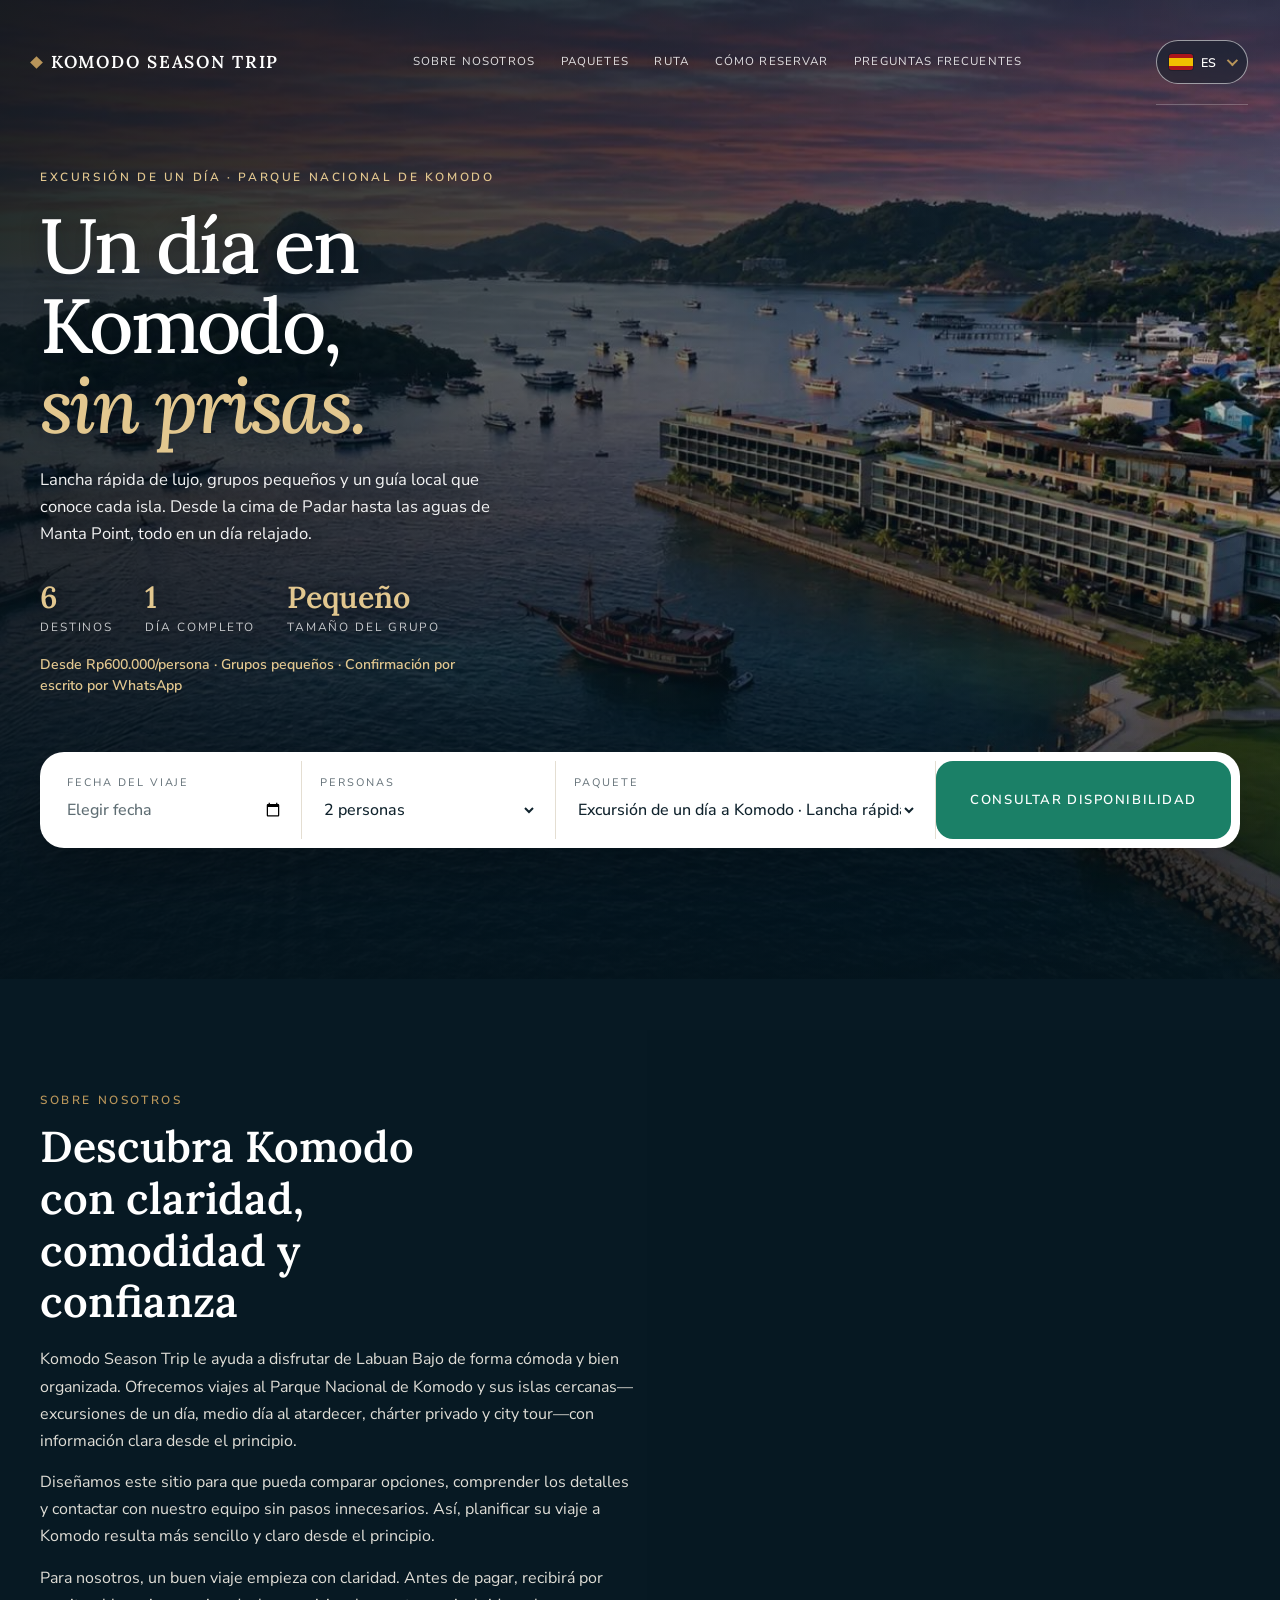
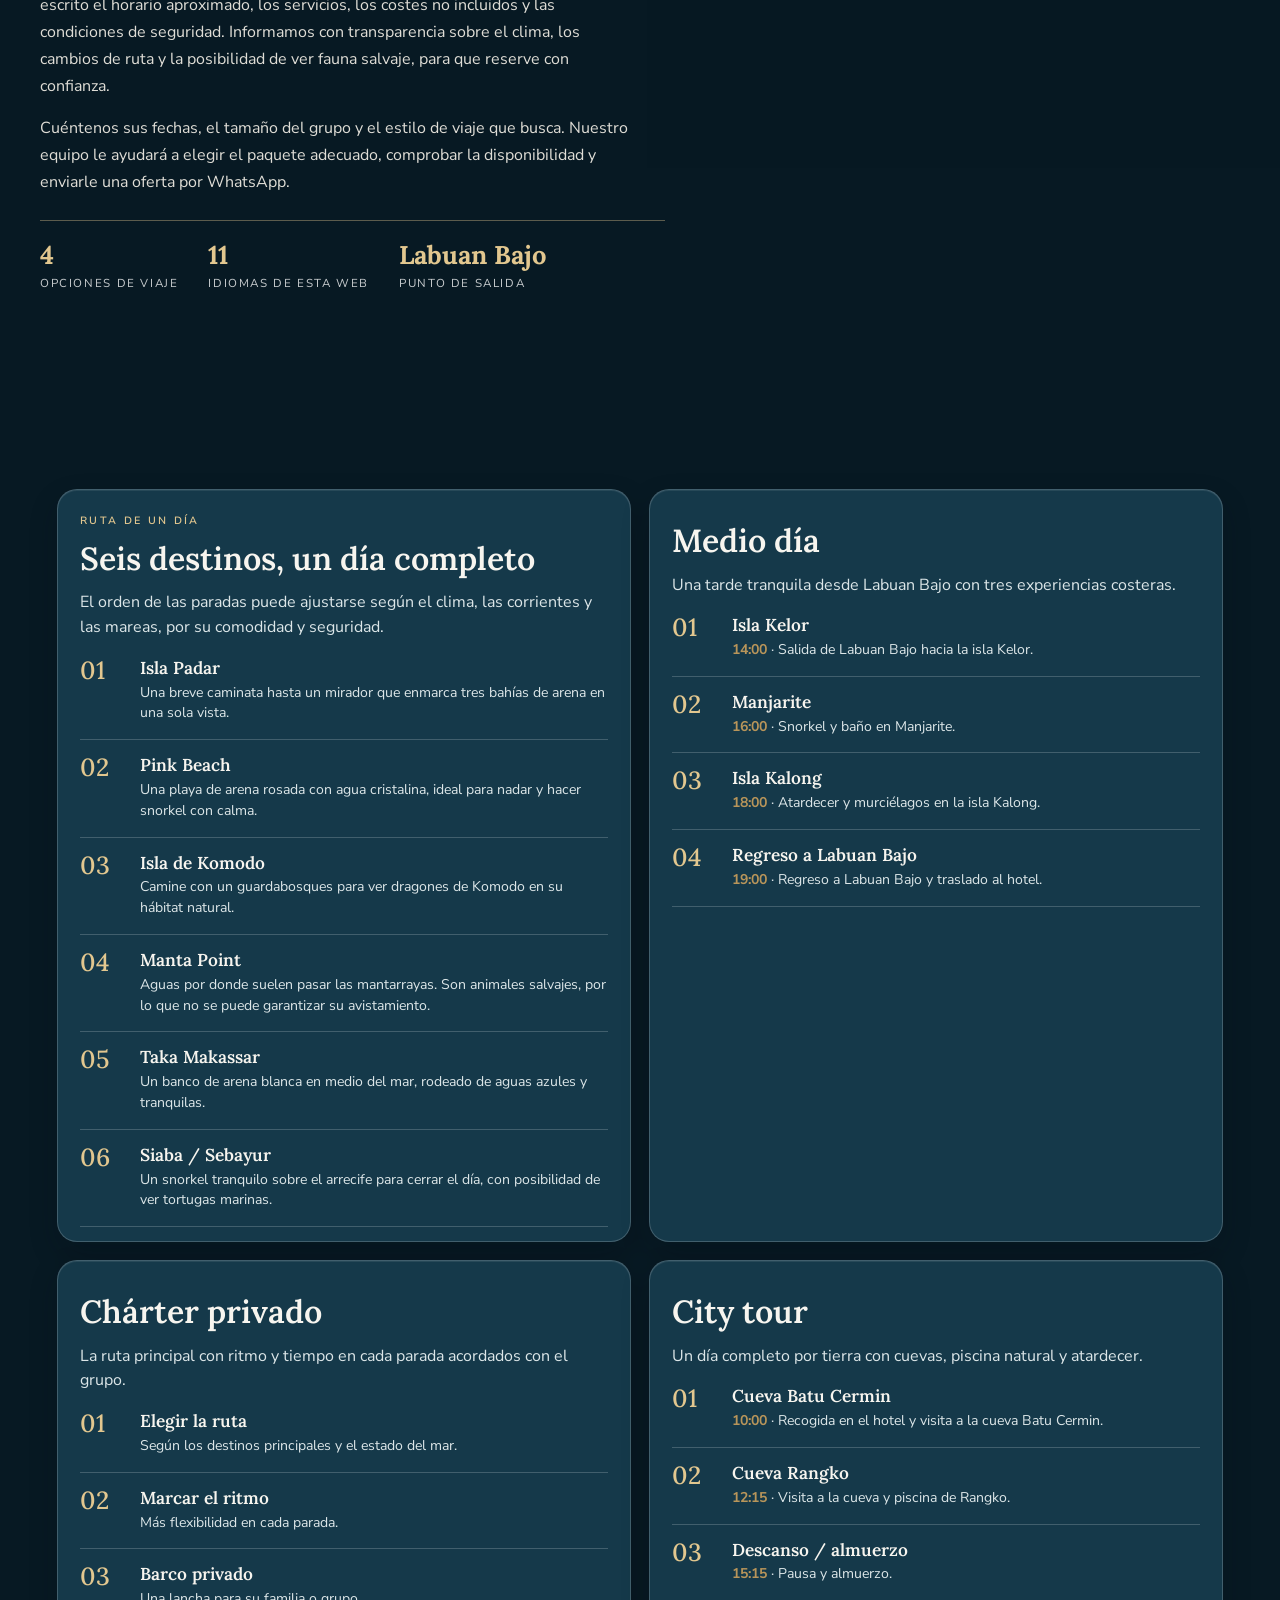
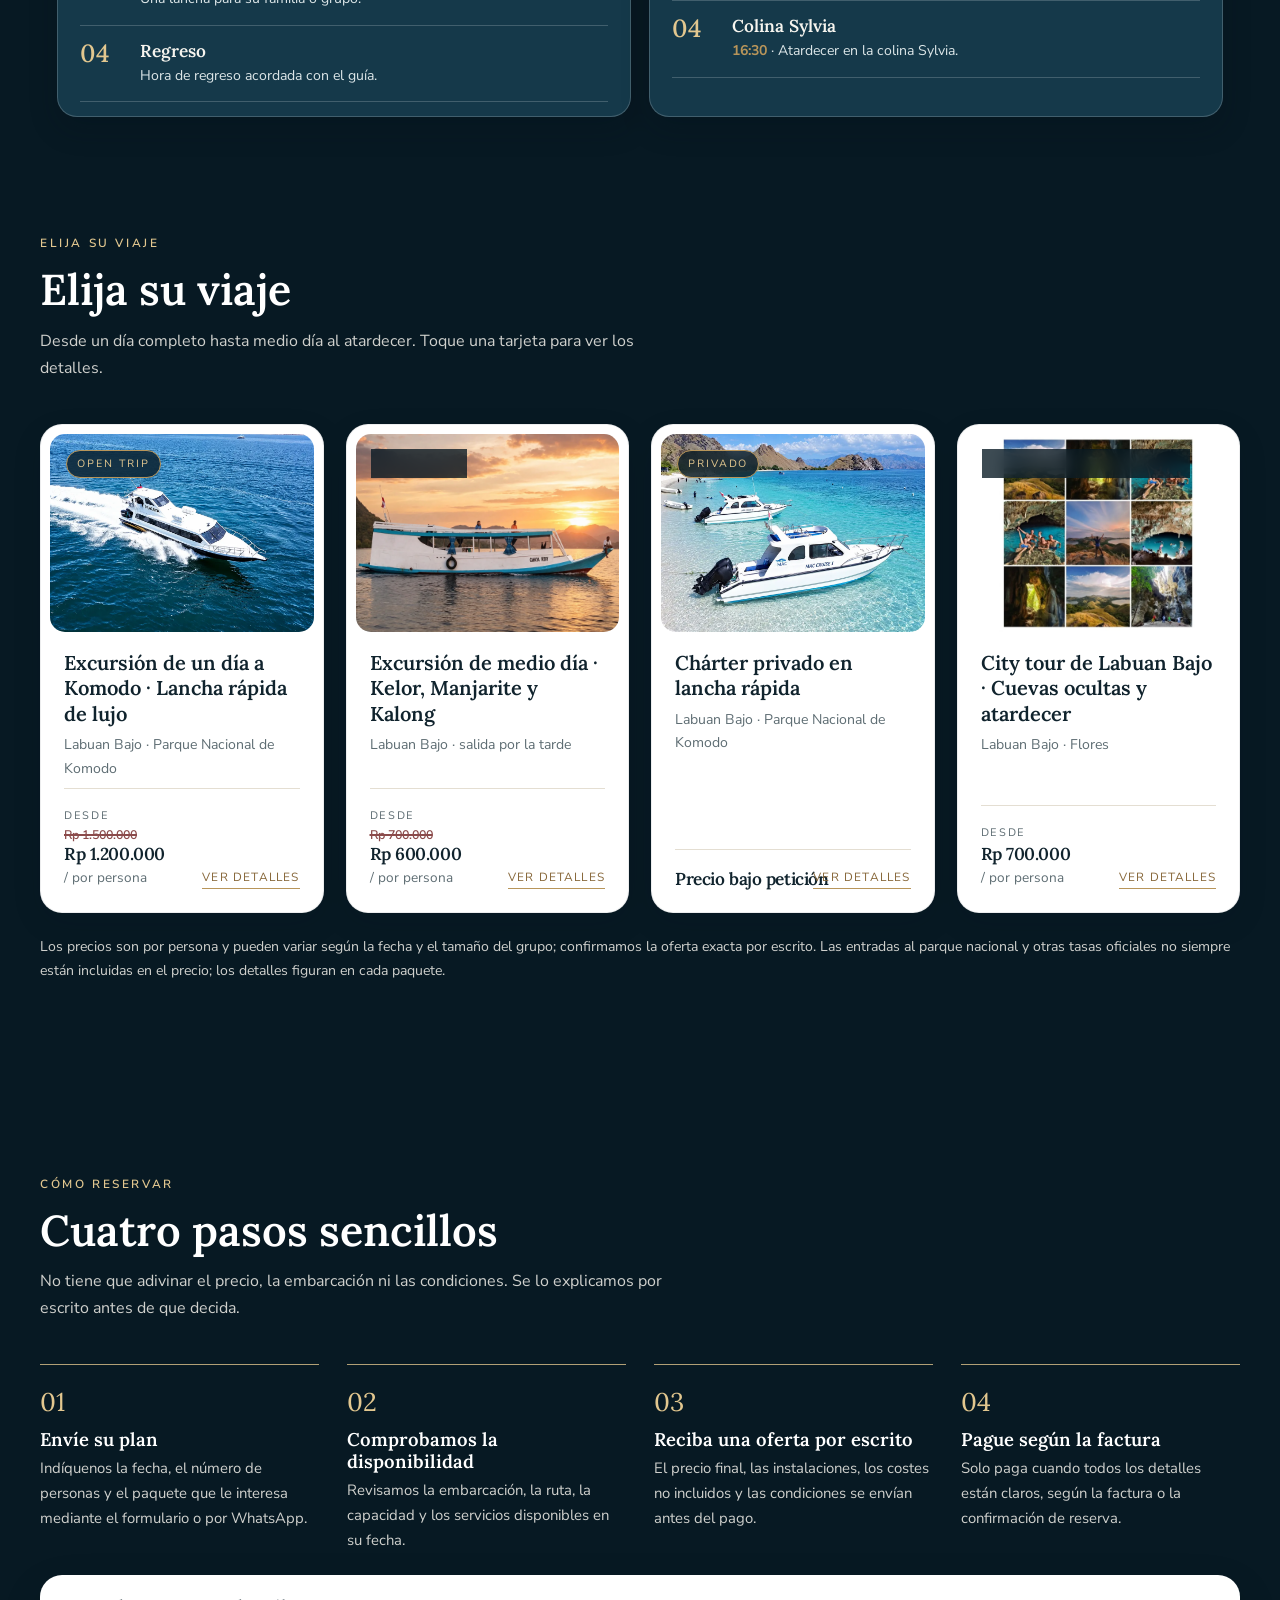
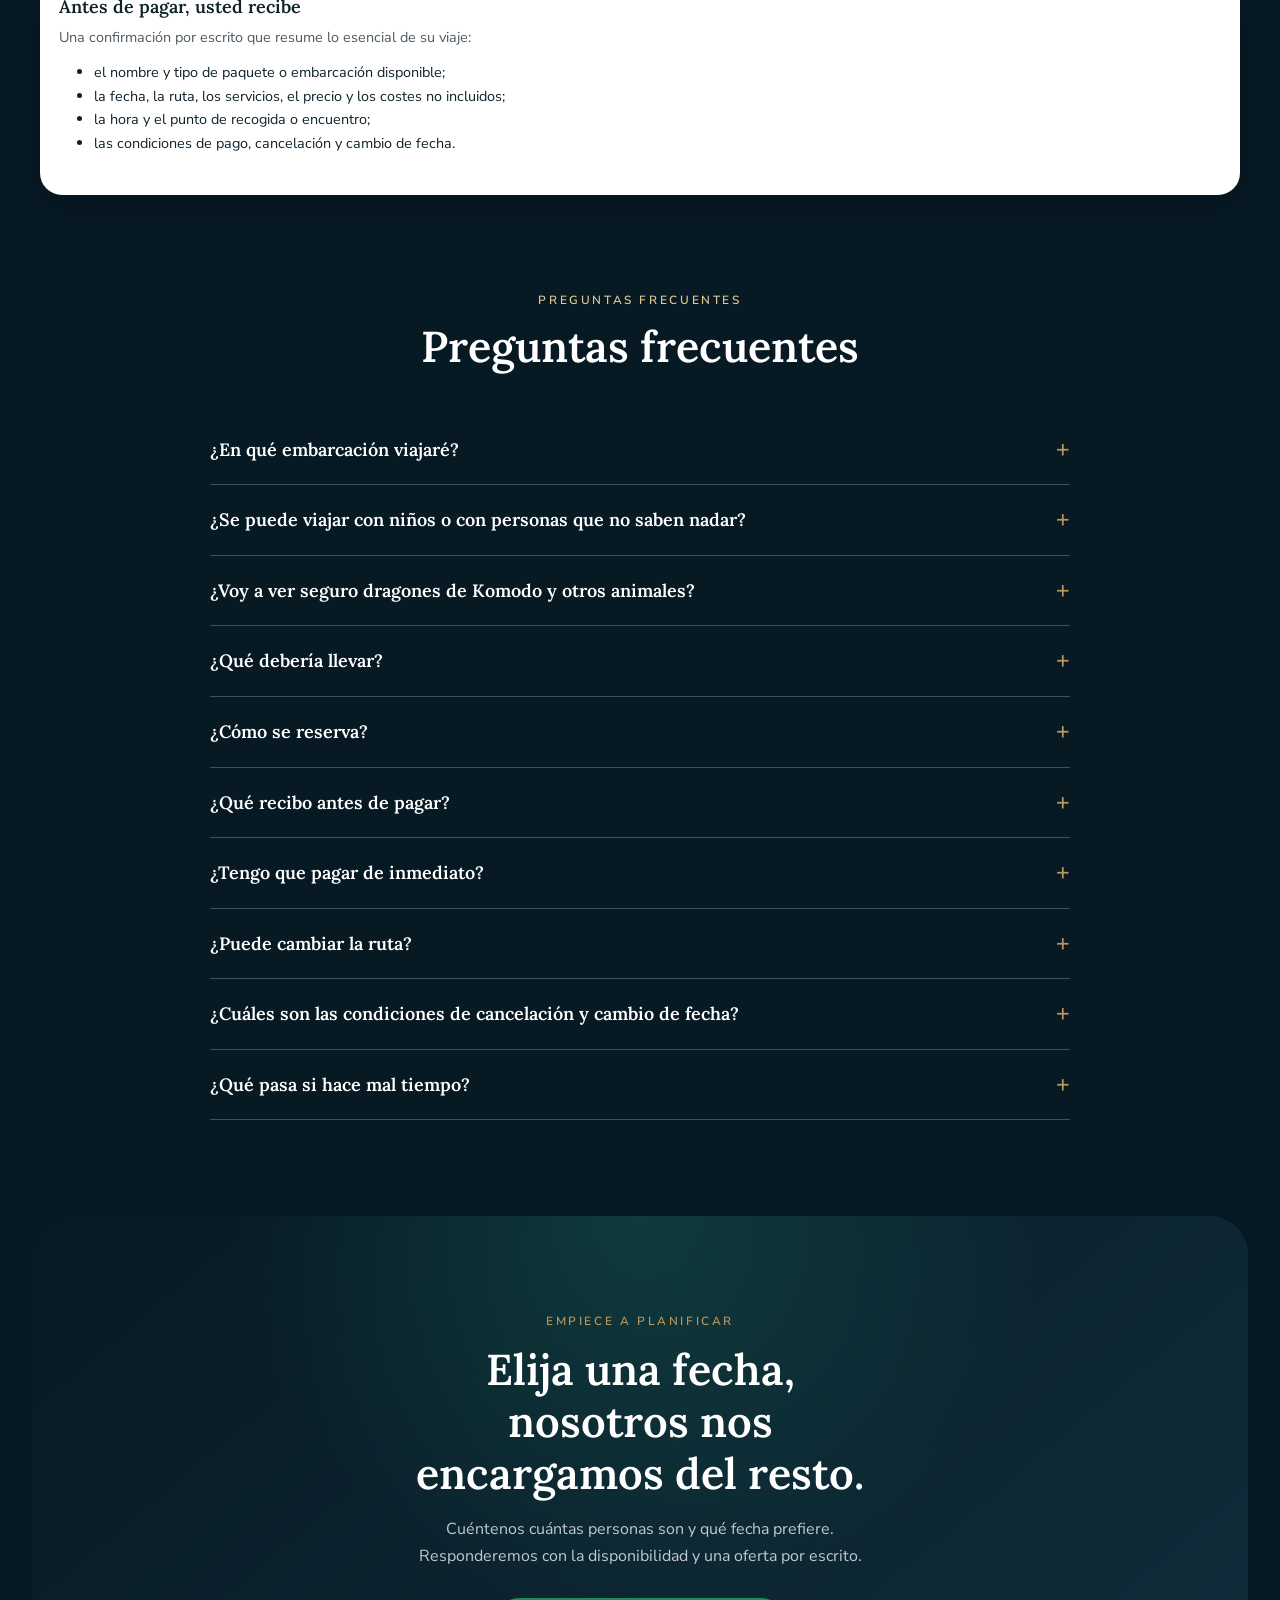
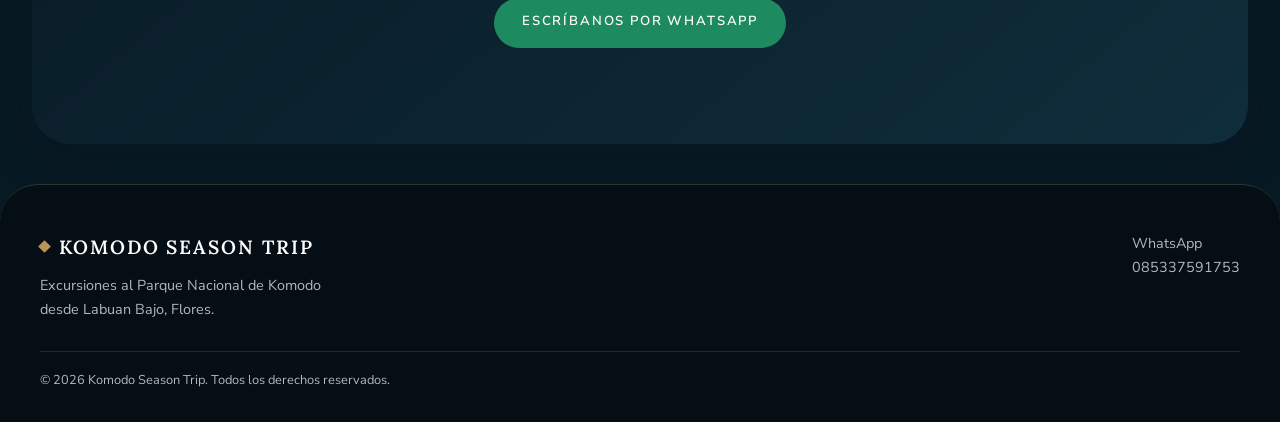
<file: es.html>
<!DOCTYPE html>
<html lang="es">
<head>
<meta charset="UTF-8">
<meta name="viewport" content="width=device-width, initial-scale=1, viewport-fit=cover">
<title>Excursiones a la isla de Komodo desde Labuan Bajo | Komodo Season Trip</title>
<meta name="description" content="Excursiones al Parque Nacional de Komodo desde Labuan Bajo: día completo en lancha rápida de lujo, medio día con atardecer en la isla Kalong, chárter privado y tour por la cueva Rangko. Grupos pequeños, reserva por WhatsApp.">
<meta name="robots" content="index,follow,max-image-preview:large">
<meta property="og:type" content="website"><meta property="og:site_name" content="Komodo Season Trip">
<meta property="og:title" content="Excursiones a la isla de Komodo desde Labuan Bajo | Komodo Season Trip"><meta property="og:description" content="Excursiones al Parque Nacional de Komodo desde Labuan Bajo: día completo en lancha rápida de lujo, medio día con atardecer en la isla Kalong, chárter privado y tour por la cueva Rangko. Grupos pequeños, reserva por WhatsApp.">
<meta property="og:locale" content="es_ES">
<meta property="og:locale:alternate" content="id_ID">
<meta property="og:locale:alternate" content="en_US">
<meta property="og:locale:alternate" content="zh_CN">
<meta property="og:locale:alternate" content="ms_MY">
<meta property="og:locale:alternate" content="ru_RU">
<meta property="og:locale:alternate" content="pt_PT">
<meta property="og:locale:alternate" content="it_IT">
<meta property="og:locale:alternate" content="de_DE">
<meta property="og:locale:alternate" content="fr_FR">
<meta property="og:locale:alternate" content="ar_AR">
<meta property="og:image" content="https://darwin9415.github.io/Web-trip2/hero.webp">
<meta name="twitter:card" content="summary_large_image">
<link rel="alternate" hreflang="id" href="https://darwin9415.github.io/Web-trip2/">
<link rel="alternate" hreflang="en" href="https://darwin9415.github.io/Web-trip2/en.html">
<link rel="alternate" hreflang="zh" href="https://darwin9415.github.io/Web-trip2/zh.html">
<link rel="alternate" hreflang="ms" href="https://darwin9415.github.io/Web-trip2/ms.html">
<link rel="alternate" hreflang="ru" href="https://darwin9415.github.io/Web-trip2/ru.html">
<link rel="alternate" hreflang="es" href="https://darwin9415.github.io/Web-trip2/es.html">
<link rel="alternate" hreflang="pt" href="https://darwin9415.github.io/Web-trip2/pt.html">
<link rel="alternate" hreflang="it" href="https://darwin9415.github.io/Web-trip2/it.html">
<link rel="alternate" hreflang="de" href="https://darwin9415.github.io/Web-trip2/de.html"><link rel="alternate" hreflang="fr" href="https://darwin9415.github.io/Web-trip2/fr.html"><link rel="alternate" hreflang="ar" href="https://darwin9415.github.io/Web-trip2/ar.html">
<link rel="alternate" hreflang="x-default" href="https://darwin9415.github.io/Web-trip2/">
<link rel="canonical" href="https://darwin9415.github.io/Web-trip2/es.html">
<meta property="og:url" content="https://darwin9415.github.io/Web-trip2/es.html">
<link rel="preconnect" href="https://fonts.googleapis.com">
<link rel="preconnect" href="https://fonts.gstatic.com" crossorigin>
<link href="https://fonts.googleapis.com/css2?family=Lora:ital,wght@0,500;0,600;0,700;1,500&family=Nunito+Sans:wght@400;500;600;700&display=swap" rel="stylesheet">
<script type="application/ld+json">{"@context": "https://schema.org", "@graph": [{"@type": "TravelAgency", "name": "Komodo Season Trip", "telephone": "+6285337591753", "areaServed": "Labuan Bajo, Flores, Indonesia", "description": "Excursiones al Parque Nacional de Komodo desde Labuan Bajo: día completo en lancha rápida de lujo, medio día con atardecer en la isla Kalong, chárter privado y tour por la cueva Rangko. Grupos pequeños, reserva por WhatsApp."}, {"@type": "TouristTrip", "name": "Excursión de un día a Komodo · Lancha rápida de lujo", "description": "Excursión abierta (compartida) de día completo a seis destinos del Parque Nacional de Komodo en lancha rápida turística desde Labuan Bajo: isla Padar, Pink Beach, isla de Komodo, Manta Point, Taka Makassar y Siaba o Sebayur. Incluye recogida en el hotel en la zona de Labuan Bajo, almuerzo y guía local.", "provider": {"@type": "TravelAgency", "name": "Komodo Season Trip"}, "offers": {"@type": "Offer", "priceCurrency": "IDR", "price": "1200000"}}, {"@type": "TouristTrip", "name": "Excursión de medio día · Kelor, Manjarite y Kalong", "description": "Una excursión relajada de medio día: zarpamos de Labuan Bajo por la tarde, paramos en la playa virgen de la isla Kelor, hacemos snorkel en Manjarite y cerramos el día con el atardecer y miles de zorros voladores en la isla Kalong. Incluye recogida y regreso al hotel.", "provider": {"@type": "TravelAgency", "name": "Komodo Season Trip"}, "offers": {"@type": "Offer", "priceCurrency": "IDR", "price": "600000"}}, {"@type": "TouristTrip", "name": "Chárter privado en lancha rápida", "description": "Alquile una lancha rápida entera solo para su familia o grupo. La ruta sigue el paquete principal, mientras que el ritmo y el tiempo en cada parada se adaptan a sus deseos.", "provider": {"@type": "TravelAgency", "name": "Komodo Season Trip"}}, {"@type": "TouristTrip", "name": "City tour de Labuan Bajo · Cuevas ocultas y atardecer", "description": "Un día privado explorando el lado terrestre de Labuan Bajo: recorrido por la cueva Batu Cermin, baño en la cristalina poza de la cueva Rangko y atardecer en la colina Sylvia. Tres experiencias en un viaje para 2–6 personas.", "provider": {"@type": "TravelAgency", "name": "Komodo Season Trip"}, "offers": {"@type": "Offer", "priceCurrency": "IDR", "price": "700000"}}]}</script>
<style>
:root{--navy:#08151f;--navy2:#0f2a3c;--gold:#b8955a;--gold2:#dcc08c;--ivory:#f6f3ed;--stone:#ebe5d9;--ink:#101c27;--muted:#67727c;--line:#e0d9ca;
--serif:"Lora",Georgia,"Times New Roman",serif;--sans:"Nunito Sans","Segoe UI",Arial,sans-serif}
*{box-sizing:border-box;margin:0;padding:0}
html{scroll-behavior:smooth}
body{font-variant-numeric:lining-nums;font-family:var(--sans);background:var(--ivory);color:var(--ink);line-height:1.65;font-size:16px;-webkit-font-smoothing:antialiased}
a{color:inherit;text-decoration:none}
svg{display:block}
:focus-visible{outline:2px solid var(--gold);outline-offset:3px}
.wrap{width:min(1140px,90%);margin-inline:auto}
.hide{display:none!important}
.eyebrow{font-size:.74rem;letter-spacing:.22em;text-transform:uppercase;color:var(--gold);font-weight:600}
h1,h2,h3{font-family:var(--serif);font-weight:600;letter-spacing:0;line-height:1.2}
h2{font-size:clamp(1.8rem,3.8vw,2.7rem)}
.btn{display:inline-block;background:var(--gold);color:#08151f;border:0;border-radius:2px;padding:14px 28px;font:600 .82rem var(--sans);letter-spacing:.14em;text-transform:uppercase;cursor:pointer;transition:background .2s}
.btn:hover{background:var(--gold2)}
.btn.ghost{background:transparent;color:inherit;border:1px solid currentColor}
.btn.ghost:hover{background:rgba(184,149,90,.12)}

/* header */
header.top{position:absolute;inset:0 0 auto;z-index:10;color:#fff}
.top .wrap{display:flex;align-items:center;justify-content:space-between;padding-block:24px;gap:20px}
.logo{font-family:var(--serif);font-size:1.15rem;font-weight:600;letter-spacing:.12em;text-transform:uppercase;display:flex;align-items:center;gap:12px}
.logo i{width:9px;height:9px;background:var(--gold);transform:rotate(45deg)}
nav.menu{display:flex;gap:34px;font-size:.82rem;letter-spacing:.12em;text-transform:uppercase}
nav.menu a{opacity:.85;padding:4px 0;border-bottom:1px solid transparent}
nav.menu a:hover{opacity:1;border-color:var(--gold)}
.top .btn{padding:10px 20px}
@media(max-width:860px){nav.menu{display:none}}

/* hero */
.hero{position:relative;color:#fff;min-height:720px;padding:190px 0 0;overflow:hidden;background:#08151f center/cover no-repeat}
.glow{position:absolute;right:10%;top:150px;width:420px;height:420px;border-radius:50%;background:radial-gradient(circle,rgba(220,192,140,.55),rgba(184,149,90,0) 66%);pointer-events:none}
.hero svg.scene{position:absolute;left:0;right:0;bottom:0;width:100%;height:42%;min-height:200px}
.hero .wrap{position:relative;z-index:2}
.hero h1{font-size:clamp(2.4rem,6vw,4.7rem);max-width:12ch;margin-top:18px;font-weight:500}
.hero h1 em{color:var(--gold2);font-style:italic}
.hero .lead{margin-top:22px;max-width:50ch;font-size:1.06rem;color:rgba(255,255,255,.82)}
.facts{display:flex;gap:34px;margin-top:34px;flex-wrap:wrap}
.facts div b{display:block;font-family:var(--serif);font-size:1.8rem;font-weight:600;color:var(--gold2);line-height:1}
.facts div span{font-size:.74rem;letter-spacing:.16em;text-transform:uppercase;opacity:.75}
.cari{position:relative;z-index:3;margin-top:56px;margin-bottom:-52px;background:#fff;color:var(--ink);padding:10px;display:grid;grid-template-columns:1fr 1fr 1.5fr auto;gap:0;box-shadow:0 30px 60px rgba(4,12,20,.35)}
.cari > div{padding:12px 20px;border-right:1px solid var(--line)}
.cari label{display:block;font-size:.68rem;letter-spacing:.18em;text-transform:uppercase;color:var(--muted);margin-bottom:2px}
.cari input,.cari select{width:100%;border:0;background:transparent;font:500 1rem var(--sans);color:var(--ink);padding:4px 0}
.cari .btn{align-self:stretch;border-radius:0;padding-inline:34px}
@media(max-width:900px){.cari{grid-template-columns:1fr 1fr;margin-bottom:-90px}.cari > div{border-bottom:1px solid var(--line)}.cari .btn{grid-column:1/-1;padding-block:16px}}
@media(max-width:520px){.cari{grid-template-columns:1fr}.cari > div{border-right:0}}


section{padding-block:80px}
.sec-head{max-width:640px;margin-bottom:42px}
.sec-head p{color:var(--muted);margin-top:12px}

/* paket */
.cards{display:grid;grid-template-columns:repeat(4,1fr);gap:24px}
@media(max-width:1100px){.cards{grid-template-columns:1fr 1fr}}
@media(max-width:620px){.cards{grid-template-columns:1fr}}
.card{background:#fff;border:1px solid var(--line);cursor:pointer;display:flex;flex-direction:column;transition:transform .25s,box-shadow .25s}
.card:hover{transform:translateY(-4px);box-shadow:0 22px 40px rgba(8,21,31,.12)}
.thumb{height:220px;position:relative;display:grid;place-items:center;color:var(--gold2)}
.has-photo{background-size:cover;background-position:center}.has-photo svg{display:none}
.t1{background:linear-gradient(145deg,#0f2a3c,#08151f)}
.t2{background:linear-gradient(145deg,#14485a,#0a2233)}
.t3{background:linear-gradient(145deg,#1d3a4a,#0a1b27)}
.thumb svg{width:84px;height:84px;opacity:.9}
.tag{position:absolute;left:16px;top:16px;background:rgba(8,21,31,.6);backdrop-filter:blur(4px);font-size:.66rem;letter-spacing:.18em;text-transform:uppercase;border:1px solid var(--gold);color:var(--gold2);padding:4px 10px}
.card .body{padding:24px;display:flex;flex-direction:column;gap:6px;flex:1}
.card h3{font-size:1.25rem}
.where{color:var(--muted);font-size:.88rem}
.score{font-size:.88rem;color:var(--muted)}.score b{color:var(--gold)}
.meta{margin-top:auto;padding-top:18px;border-top:1px solid var(--line);display:flex;justify-content:space-between;align-items:end;gap:10px}
.price small{display:block;font-size:.68rem;letter-spacing:.16em;text-transform:uppercase;color:var(--muted)}
.meta .price{display:flex;flex-direction:column;align-items:flex-start;gap:2px;min-width:0}.meta .price .price-old{display:block!important;margin:0;color:#8b4b4b;font-family:var(--sans);font-size:.86rem;font-weight:600;line-height:1.25;text-decoration-line:line-through;text-decoration-color:#8b4b4b;text-decoration-thickness:2px;white-space:nowrap}.meta .price strong{display:block;color:var(--ink);font-size:1.4rem;line-height:1.2}.price .price-old{display:block;margin:2px 0 0;color:var(--muted);font-size:.82rem;font-weight:500;line-height:1.2;text-decoration:line-through;text-decoration-thickness:1.5px}.price strong{font-family:var(--serif);font-size:1.35rem;font-weight:600}
.price em{font-style:normal;color:var(--muted);font-size:.85rem}
.more{font-size:.74rem;letter-spacing:.16em;text-transform:uppercase;color:var(--gold);border-bottom:1px solid var(--gold)}
.note{margin-top:22px;font-size:.88rem;color:var(--muted)}

/* rute */
.rute{background:linear-gradient(135deg,#fbfaf5 0%,#f7f5ed 48%,#eef5f2 100%);border:1px solid rgba(184,149,90,.22);box-shadow:0 18px 44px rgba(8,21,31,.10)}
.rgrid{display:grid;grid-template-columns:.9fr 1.1fr;gap:60px}
@media(max-width:860px){.rgrid{grid-template-columns:1fr;gap:30px}}
.rgrid .sec-head{position:sticky;top:40px;align-self:start}
@media(max-width:860px){.rgrid .sec-head{position:static}}
.stops{list-style:none}
.stops li{display:grid;grid-template-columns:70px 1fr;gap:16px;padding:22px 0;border-bottom:1px solid var(--line)}
.stops li:first-child{padding-top:0}
.stops b{font-family:var(--serif);font-size:1.9rem;color:var(--gold);line-height:1;font-weight:500}
.stops h3{font-size:1.25rem}
.stops p{color:var(--muted);font-size:.96rem;margin-top:4px}
.route-swipe-hint{display:flex;align-items:center;justify-content:center;gap:10px;width:max-content;max-width:100%;margin:14px auto 0;padding:7px 14px;border:1px solid rgba(184,149,90,.3);border-radius:999px;background:rgba(255,255,255,.74);color:var(--muted);font-size:.8rem;line-height:1.4;text-align:center}.route-swipe-hint span{color:var(--gold);font-size:1.15rem;font-weight:700}
.route-time{font-weight:700;color:var(--gold);white-space:nowrap}
.route-slides{display:block;width:100%;max-width:100%;height:auto;max-height:min(62vh,620px);min-height:0;overflow-x:hidden;overflow-y:auto;overscroll-behavior:auto;-webkit-overflow-scrolling:touch;scrollbar-width:thin;scrollbar-color:var(--gold) transparent;margin:0;padding:0 14px 8px;background:linear-gradient(180deg,rgba(255,255,255,.88),rgba(239,246,242,.78));border:1px solid rgba(184,149,90,.2);border-radius:22px;box-shadow:inset 0 1px 0 rgba(255,255,255,.85)}.route-slides::-webkit-scrollbar{width:8px}.route-slides::-webkit-scrollbar-thumb{background:var(--gold);border:2px solid rgba(255,255,255,.75);border-radius:8px}.route-slides::-webkit-scrollbar-track{background:rgba(224,217,202,.35);border-radius:8px}

.route-slide{display:block;width:100%;background:transparent;border:0;border-radius:0;padding:0}.route-slide+.route-slide{margin-top:30px;padding-top:30px;border-top:1px solid var(--line)}
.route-slide-grid{display:block;width:100%;background:transparent;border:0;border-radius:0;padding:0;box-shadow:none}
.route-slide .sec-head{margin-bottom:0}
.route-slide .sec-head h2{margin-top:10px;color:var(--ink)}
.route-slide .sec-head p{color:var(--muted);margin-top:12px}
.route-slide .eyebrow{font-size:.66rem;color:var(--gold)}
.route-stops{list-style:none;margin:0;padding:0}
.route-stops li{display:grid;grid-template-columns:70px 1fr;gap:16px;padding:22px 0;border-bottom:1px solid var(--line)}
.route-stops li:first-child{padding-top:0}
.route-stops b{font-family:var(--serif);font-size:1.9rem;color:var(--gold);line-height:1;font-weight:500}
.route-stops h3{font-size:1.25rem;margin:0;color:var(--ink)}
.route-stops p{color:var(--muted);font-size:.96rem;margin-top:4px;line-height:1.55}
@media(max-width:860px){.route-stops li{grid-template-columns:58px 1fr}}
@media(max-width:700px){.route-slides{max-height:min(58vh,520px);overflow-y:auto;padding:0 12px 8px}}



/* cara pesan */
.steps{display:grid;grid-template-columns:repeat(4,1fr);gap:28px;counter-reset:s}
@media(max-width:900px){.steps{grid-template-columns:repeat(2,1fr)}}
@media(max-width:520px){.steps{grid-template-columns:1fr}}
.step{counter-increment:s;border-top:1px solid var(--gold);padding-top:16px}
.step::before{content:"0" counter(s);font-family:var(--serif);font-size:1.6rem;color:var(--gold)}
.step h3{font-size:1.15rem;margin:4px 0 6px}
.step p{color:var(--muted);font-size:.93rem}

/* faq */
.faq{max-width:820px;margin-inline:auto}
details{border-bottom:1px solid var(--line);padding:20px 0}
summary{cursor:pointer;list-style:none;display:flex;justify-content:space-between;gap:16px;font-family:var(--serif);font-size:1.12rem;font-weight:600}
summary::-webkit-details-marker{display:none}
summary::after{content:"+";color:var(--gold);font-size:1.6rem;line-height:1}
details[open] summary::after{content:"–"}
details p{color:var(--muted);margin-top:10px;max-width:66ch}

/* cta */
.cta{background:linear-gradient(135deg,var(--navy),var(--navy2));color:#fff;text-align:center}
.cta h2{max-width:18ch;margin:12px auto 0}
.cta p{color:rgba(255,255,255,.75);margin:16px auto 28px;max-width:48ch}
footer.foot{background:#050e15;color:rgba(255,255,255,.7);padding:46px 0 30px;font-size:.9rem}
.foot .row{display:flex;justify-content:space-between;flex-wrap:wrap;gap:24px}
.foot .logo{color:#fff;font-size:1.2rem}
.foot a:hover{color:var(--gold2)}
.foot .copy{margin-top:30px;padding-top:18px;border-top:1px solid rgba(255,255,255,.12);font-size:.8rem}

/* panel detail – modal full dengan sudut membulat */
.overlay{
  position:fixed;inset:0;z-index:50;
  background:rgba(0,0,0,.4);
  opacity:0;visibility:hidden;
  transition:opacity .25s ease,visibility .25s ease;
}
.overlay.on{opacity:1;visibility:visible}
.panel{
  position:fixed;
  left:50%;
  top:50%;
  right:auto;bottom:auto;
  width:min(1100px,calc(100vw - 40px));
  max-width:calc(100vw - 40px);
  height:min(92vh,900px);
  max-height:min(92vh,900px);
  background:#fff;
  z-index:60;
  transform:translate(-50%,-46%) scale(.985);
  opacity:0;visibility:hidden;
  transition:transform .28s ease,opacity .28s ease,visibility .28s ease;
  display:flex;flex-direction:column;
  border-radius:24px;
  overflow:hidden;
  box-shadow:0 28px 70px rgba(8,21,31,.32);
  color:var(--ink);
  pointer-events:none;
}
.panel.on{
  transform:translate(-50%,-50%) scale(1);
  opacity:1;visibility:visible;
  pointer-events:auto;
}
.panel .scroll{overflow-y:auto;flex:1;min-height:0;-webkit-overflow-scrolling:touch;padding-bottom:12px}
.p-hero{height:auto;aspect-ratio:16/9;max-height:320px;position:relative;display:grid;place-items:center;color:var(--gold2);margin:0;border-radius:0}
.p-hero.has-photo{background-size:cover;background-position:center}
.p-hero.gal{aspect-ratio:16/9;max-height:340px}
.p-hero svg{width:100px;height:100px}
.p-close{
  position:absolute;right:16px;top:16px;z-index:5;
  width:42px;height:42px;border-radius:50%;
  border:1px solid rgba(255,255,255,.5);
  background:rgba(8,21,31,.55);color:#fff;
  font-size:1.45rem;cursor:pointer;line-height:1;
  display:grid;place-items:center;
  transition:background .2s,border-color .2s;
}
.p-close:hover{background:rgba(8,21,31,.85);border-color:var(--gold)}
.p-body{padding:26px 32px 10px}
.p-body h2{font-size:1.75rem;color:var(--ink)}
.p-sub{color:var(--muted);margin-top:4px}
.p-score{margin-top:10px;color:var(--muted);font-size:.9rem}.p-score b{color:var(--gold)}
.p-body p.desc{margin-top:16px;max-width:70ch}
.p-body h3{font-size:1.15rem;margin:26px 0 12px;color:var(--ink)}
.spec{display:grid;grid-template-columns:1fr 1fr;gap:1px;background:var(--line);border:1px solid var(--line);border-radius:16px;overflow:hidden}
.spec div{background:#fff;padding:14px 16px}
.spec small{display:block;color:var(--muted);font-size:.66rem;letter-spacing:.16em;text-transform:uppercase}
.spec b{font-size:.95rem;font-weight:500}
.tiers{grid-template-columns:repeat(3,1fr)}.tiers b{font-family:var(--serif);font-size:1.1rem;font-weight:600}
.chips{display:flex;flex-wrap:wrap;gap:8px;list-style:none}
.chips li{border:1px solid var(--line);padding:5px 14px;font-size:.84rem;border-radius:999px}
.itin{list-style:none;border-left:1px solid var(--gold);margin:0 0 0 6px;max-width:100%}.itin li{display:grid;grid-template-columns:max-content minmax(0,1fr);align-items:start;column-gap:16px;padding:0 0 10px 20px;position:relative;width:fit-content;max-width:100%}.itin li::before{content:"";position:absolute;left:-5px;top:7px;width:9px;height:9px;background:var(--gold);transform:rotate(45deg)}.itin b{font-weight:700;font-size:.92rem;letter-spacing:.01em;white-space:nowrap}.itin span{color:var(--muted);font-size:.9rem;min-width:0}
.pinc{display:grid;grid-template-columns:1fr 1fr;gap:16px}
@media(max-width:480px){.pinc{grid-template-columns:1fr}}
.pinc ul{list-style:none;font-size:.9rem}
.pinc li{padding:4px 0 4px 20px;position:relative}
.pinc .y li::before{content:"✓";color:var(--gold);position:absolute;left:0;font-weight:700}
.pinc .n li::before{content:"–";color:var(--muted);position:absolute;left:3px}
.book{
  border-top:1px solid var(--line);
  padding:16px 28px 20px;
  display:flex;align-items:center;gap:14px;
  background:#fff;flex-shrink:0;flex-wrap:wrap;
}
.book .price{flex:1;min-width:120px}
.book input[type=date]{border:1px solid var(--line);padding:10px 12px;font:inherit;background:#fff;max-width:170px;border-radius:12px}
.book .btn{padding:12px 22px;border-radius:999px}
@media(max-width:700px){
  .panel{
    width:calc(100vw - 16px);
    max-width:calc(100vw - 16px);
    height:min(94vh,100%);
    max-height:min(94vh,100%);
    border-radius:20px;
  }
  /* Keep the 16:9 ratio on photo slides on small screens. */
  .p-hero,.p-hero.gal{max-height:none}
  .book input[type=date]{flex:1;max-width:none}
  .p-body{padding:18px 18px 8px}
  .p-body h2{font-size:1.4rem}
  .p-body p.desc{max-width:none}
}
body.lock{overflow:hidden}

/* dialog pesanan */
dialog.od{border:0;width:min(480px,94vw);padding:0;margin:auto;color:var(--ink);background:#fff}
dialog.od::backdrop{background:rgba(4,12,20,.65)}
.od form,.od .o-done{padding:30px;display:grid;gap:14px}
.od h2{font-size:1.65rem}
.od .o-boat{color:var(--gold);font-weight:600;margin-top:-6px}
.od label{display:block;font-size:.68rem;letter-spacing:.16em;text-transform:uppercase;color:var(--muted);margin-bottom:4px}
.od input,.od textarea{width:100%;border:1px solid var(--line);padding:11px 12px;font:inherit;background:#fff;color:var(--ink)}
.od textarea{min-height:76px;resize:vertical}
.o-two{display:grid;grid-template-columns:1fr 1fr;gap:12px}
@media(max-width:420px){.o-two{grid-template-columns:1fr}}
.o-err{color:#b3261e;font-size:.9rem}
.o-act{display:flex;gap:10px;justify-content:flex-end;flex-wrap:wrap}
.od .btn.ghost{color:var(--ink)}

/* foto latar hero (tertanam, tidak perlu file terpisah) */
.hero{background-image:linear-gradient(90deg,rgba(8,21,31,.78) 0%,rgba(8,21,31,.45) 55%,rgba(8,21,31,.2) 100%),linear-gradient(180deg,rgba(8,21,31,.55) 0%,rgba(8,21,31,0) 30%,rgba(8,21,31,0) 62%,rgba(8,21,31,.7) 100%),url(hero.webp);background-position:center 55%}
.hero h1{max-width:15ch;text-wrap:balance;text-shadow:0 2px 24px rgba(4,12,20,.45)}
.hero .lead,.facts{text-shadow:0 1px 14px rgba(4,12,20,.5)}
/* header rapi di layar menengah */
.logo{white-space:nowrap;font-size:1.3rem;letter-spacing:.12em}
nav.menu{gap:28px}nav.menu a,.top .btn{white-space:nowrap}
@media(max-width:980px){nav.menu{display:none}}

/* ===== bingkai melengkung & foto sesuai bingkai ===== */
.btn{border-radius:999px}
.top .btn.ghost{border-radius:999px}
.hero{border-radius:0}
.cari{border-radius:30px}.cari .btn{border-radius:22px}
.card{border-radius:26px;overflow:hidden;padding:12px}
.card .body{padding:18px 10px 8px}
.thumb{height:auto;aspect-ratio:4/3;border-radius:0}
.tag{border-radius:999px}
.panel{/* side radius disabled – using centered modal */}
.p-hero{/* aspect handled in modal panel CSS */}
.spec{border-radius:18px;overflow:hidden}
.chips li{border-radius:999px}
.book input[type=date],.od input,.od textarea{border-radius:14px}
dialog.od{border-radius:30px;overflow:hidden}
.rute,.cta{margin-inline:clamp(10px,2.5vw,36px);border-radius:38px}
.rute{border:1px solid var(--line)}
footer.foot{border-radius:38px 38px 0 0;margin-top:40px}
@media(max-width:600px){.panel{/* bottom sheet radius disabled */}}

/* ===== foto utama: bingkai persegi (tidak melengkung), rasio 4:3 pas dengan foto ===== */
.card{padding:10px}
.card .body{padding:20px 14px 14px}
.thumb{border-radius:0}
.p-hero{margin:14px 14px 0;border-radius:0;max-height:none}
/* foto selalu memenuhi frame (menimpa rule .t1/.t2 yang me-reset ukuran latar) */
.thumb.has-photo,.p-hero.has-photo{background-size:cover;background-position:center;background-repeat:no-repeat}
.thumb.has-photo.fit-contain,.p-hero.has-photo.fit-contain{background-size:contain;background-color:#fff}

/* ===== latar situs: foto Padar (sedikit blur) + warna huruf menyesuaikan ===== */
body{background:#0a1620;color:#f6f3ed}
body::before{content:"";position:fixed;inset:0;z-index:-1;background:linear-gradient(rgba(8,21,31,.46),rgba(8,21,31,.62)),url(bg.webp) center/cover no-repeat}
.pil h3,.sec-head h2,.step h3,summary{color:#fff}
.pil p,.sec-head p,.note,.step p,details p{color:rgba(246,243,237,.84)}
.pil b,.step::before{color:var(--gold2)}
.pil,.step{border-top-color:var(--gold2)}
#paket .eyebrow,#cara .eyebrow,#faq .eyebrow{color:var(--gold2)}
details{border-bottom-color:rgba(255,255,255,.24)}
.card,.rute,.panel{color:var(--ink)}
.card h3,.rute h2,.rute h3,.panel h2,.panel h3{color:var(--ink)}
.rute .sec-head p{color:var(--muted)}
.rute .eyebrow{color:var(--gold)}
/* tombol Cek ketersediaan: hijau */
.cari .btn{background:#1e8a5f;color:#fff}
.cari .btn:hover{background:#17724f}

/* ===== kotak pencarian di hero: tampil penuh & rapi di HP ===== */
html{overflow-x:hidden}
.hs{height:70px}
.cari>div{min-width:0}
.cari input,.cari select{min-width:0;max-width:100%}
.dph{position:relative}
.dph span{position:absolute;left:0;top:50%;transform:translateY(-50%);pointer-events:none;color:var(--muted);font-weight:500}
.dph.has span,.dph:focus-within span{display:none}
.dph:not(.has) input:not(:focus){color:transparent}
@media(max-width:900px){
  .hero{padding-top:150px}
  .hs{height:40px}
  .cari{grid-template-columns:1fr 1fr;margin-top:40px;margin-bottom:0;padding:8px;border-radius:26px}
  .cari>div{padding:10px 14px;border-right:0;border-bottom:1px solid var(--line)}
  .cari>div:nth-child(1){border-right:1px solid var(--line)}
  .cari>div:nth-child(3){grid-column:1/-1}
  .cari .btn{grid-column:1/-1;margin-top:8px;padding:16px;border-radius:20px}
}
@media(max-width:520px){
  .cari{grid-template-columns:1fr}
  .cari>div:nth-child(1){border-right:0}
}

/* ===== semua tombol WhatsApp berwarna hijau ===== */
a.btn[data-wa],#p-wa,#o-wa{background:#1e8a5f!important;color:#fff!important;border:0!important}
a.btn[data-wa]:hover,#p-wa:hover,#o-wa:hover{background:#17724f!important}
/* ===== bar pemesanan di panel: rapi di HP ===== */
.book .price strong,.book .price em{white-space:nowrap}
.book .dph{flex:1;min-width:150px}
.book .dph input[type=date]{width:100%;max-width:none;padding:11px 12px}
.book .dph span{left:14px}
@media(max-width:600px){
  .book{gap:10px}
  .book .price{flex:1 1 100%}
  .book .btn{flex:1 1 150px;text-align:center}
}

/* ===== galeri foto di panel detail ===== */
.p-hero.gal{display:block;background:#0a1620;overflow:hidden}
.gal .sl{position:absolute;inset:0;width:100%;height:100%;display:flex;overflow-x:auto;scroll-snap-type:x mandatory;scrollbar-width:none;-webkit-overflow-scrolling:touch}
.gal .sl::-webkit-scrollbar{display:none}
.gal figure{flex:0 0 100%;width:100%;min-width:100%;scroll-snap-align:center;position:relative;margin:0}
.gal figure img{width:100%;height:100%;object-fit:cover;display:block}
.gal figure.ct{background:#fff}
.gal figure.ct img{object-fit:contain}
.gal figcaption{position:absolute;left:0;right:0;bottom:0;padding:38px 16px 30px;background:linear-gradient(transparent,rgba(8,21,31,.75));color:#fff;font-size:.86rem}
.gal .cnt{position:absolute;left:14px;top:14px;z-index:2;background:rgba(8,21,31,.6);color:#fff;font-size:.74rem;letter-spacing:.1em;padding:5px 12px;border-radius:999px}
.gal .nav{position:absolute;top:50%;transform:translateY(-50%);z-index:2;width:38px;height:38px;border-radius:50%;border:1px solid rgba(255,255,255,.6);background:rgba(8,21,31,.55);color:#fff;font-size:1.4rem;line-height:1;cursor:pointer}
.gal .swipe-hint{position:absolute;left:50%;top:14px;transform:translateX(-50%);z-index:2;padding:5px 11px;border:1px solid rgba(255,255,255,.3);border-radius:999px;background:rgba(8,21,31,.62);color:#fff;font-size:.72rem;line-height:1.4;white-space:nowrap;pointer-events:none}
.gal .prev{left:10px}.gal .next{right:10px}
.gal .dots{position:absolute;left:0;right:0;bottom:12px;z-index:2;display:flex;justify-content:center;gap:6px}
.gal .dots i{width:7px;height:7px;border-radius:50%;background:rgba(255,255,255,.5);transition:width .2s}
.gal .dots i.on{background:var(--gold2);width:18px;border-radius:6px}
.p-close{z-index:3}
/* Desktop: make the gallery span the full modal width. */
@media(min-width:701px){
  /* Desktop mengikuti mode mobile: galeri penuh dengan rasio 16:9. */
  .p-hero.gal{height:auto;aspect-ratio:16/9;max-height:none}
  .gal figure img{object-fit:cover}
}
@media(hover:none){.gal .nav{display:none}}

/* ===== bagian informasi tambahan paket (aturan, FAQ) ===== */
.warn{margin-top:16px;padding:12px 14px;border-left:3px solid var(--gold);background:#faf6ec;border-radius:0 14px 14px 0;font-size:.92rem;line-height:1.55}
.inote{margin-top:10px;font-size:.88rem;color:var(--muted);line-height:1.55}
.xinfo{margin-top:26px}
.acc{border-top:1px solid var(--line)}.acc:last-child{border-bottom:1px solid var(--line)}
.acc>summary{cursor:pointer;list-style:none;display:flex;justify-content:space-between;gap:12px;padding:15px 0;font-family:var(--serif);font-size:1.08rem;font-weight:600}
.acc>summary::-webkit-details-marker{display:none}
.acc>summary::after{content:"+";color:var(--gold);font-size:1.4rem;line-height:1}
.acc[open]>summary::after{content:"–"}
.accb{padding:0 0 16px;font-size:.92rem;line-height:1.6}
.accb p{margin:0 0 10px}
.ilist{margin:0 0 10px 1.15rem;padding:0}.ilist li{margin:4px 0}
.qa{border-top:1px solid var(--line)}
.qa>summary{cursor:pointer;list-style:none;padding:11px 0;font-weight:600;font-size:.93rem;display:flex;justify-content:space-between;gap:10px}
.qa>summary::-webkit-details-marker{display:none}
.qa>summary::after{content:"+";color:var(--gold)}
.qa[open]>summary::after{content:"–"}
.qa p{margin:0 0 12px;color:var(--muted)}

/* ===== panel detail: tampilan rapi & profesional (semua paket, semua bahasa) ===== */
.p-body h3{display:flex;align-items:center;gap:10px;margin:30px 0 14px}
.p-body h3::before{content:"";width:22px;height:2px;background:var(--gold);flex:none}
.spec>div:last-child:nth-child(odd){grid-column:1/-1}
.itin b{font-weight:700;letter-spacing:.01em}
.callout{display:flex;gap:12px;align-items:flex-start;margin-top:14px;padding:13px 15px;background:#f1f6f8;border-radius:14px;font-size:.88rem;line-height:1.55;color:var(--ink)}
.callout b{flex:none;width:20px;height:20px;border-radius:50%;background:var(--gold);color:#fff;display:grid;place-items:center;font:700 .78rem var(--serif);font-style:italic;margin-top:1px}
.xinfo{margin-top:30px;display:grid;gap:10px}
.acc{border:1px solid var(--line);border-radius:16px;background:#fff;overflow:hidden}
.acc:last-child{border-bottom:1px solid var(--line)}
.acc>summary{color:var(--ink);padding:15px 16px;font-size:1.05rem}
.acc[open]>summary{background:#faf6ec;border-bottom:1px solid var(--line)}
.accb{padding:14px 16px 6px}
.accb p{color:var(--ink);margin:0 0 12px}
.accb p.inote{color:var(--muted);font-size:.86rem;margin:2px 0 12px}
.ilist{margin:0 0 12px;padding:0;list-style:none}
.ilist li{position:relative;padding:5px 0 5px 26px;font-size:.92rem;line-height:1.55}
.ilist li::before{content:"";position:absolute;left:8px;top:15px;width:6px;height:6px;background:var(--gold);transform:rotate(45deg)}
ol.ilist{counter-reset:o}ol.ilist li{counter-increment:o;padding-left:32px}
ol.ilist li::before{content:counter(o);left:0;top:6px;width:20px;height:20px;border-radius:50%;transform:none;background:var(--gold);color:#fff;font:700 .72rem var(--sans);display:grid;place-items:center}
.acc.yes .ilist li::before{content:"✓";left:3px;top:5px;width:auto;height:auto;background:none;transform:none;color:#1e8a5f;font:700 .95rem var(--sans)}
.acc.no .ilist li::before{content:"✕";left:3px;top:5px;width:auto;height:auto;background:none;transform:none;color:#b3261e;font:700 .85rem var(--sans)}
.qa{border-top:1px solid var(--line)}
.accb>.qa:first-child{border-top:0}
.qa>summary{color:var(--ink);padding:13px 0;font-weight:600;font-size:.95rem;line-height:1.4}
.qa p{color:var(--muted);margin:0 0 14px}
@media(prefers-reduced-motion:reduce){*{transition:none!important;scroll-behavior:auto!important}}

/* ===== Tentang kami ===== */
.about{padding:150px 0 10px;color:#f6f3ed}
.ab-grid{display:grid;grid-template-columns:1.1fr .9fr;gap:48px;align-items:start}
.ab-text h2{margin:10px 0 18px;max-width:20ch;color:#fff}
.ab-text p{color:rgba(246,243,237,.88);margin:0 0 14px;max-width:60ch;line-height:1.7}
.ab-facts{display:flex;gap:30px;flex-wrap:wrap;margin:24px 0 26px;padding-top:20px;border-top:1px solid rgba(220,192,140,.4)}
.ab-facts b{display:block;font-family:var(--serif);font-size:1.6rem;color:var(--gold2);line-height:1.1}
.ab-facts span{font-size:.72rem;letter-spacing:.14em;text-transform:uppercase;color:rgba(255,255,255,.78)}
.ab-card{background:rgba(8,21,31,.64);-webkit-backdrop-filter:blur(8px);backdrop-filter:blur(8px);border:1px solid rgba(220,192,140,.35);border-radius:28px;padding:26px 26px 12px}
.ab-card h3{font-family:var(--serif);font-size:1.3rem;color:#fff;margin:0 0 8px}
.ab-card ul{list-style:none;margin:0;padding:0}
.ab-card li{display:flex;gap:14px;padding:16px 0;border-top:1px solid rgba(255,255,255,.14)}
.ab-card .ck{flex:none;width:28px;height:28px;border-radius:50%;background:#1e8a5f;color:#fff;display:grid;place-items:center;font-weight:700;font-size:.9rem;margin-top:2px}
.ab-card li b{display:block;font-family:var(--serif);font-size:1.05rem;color:#fff;margin-bottom:3px}
.ab-card li p{margin:0;font-size:.9rem;color:rgba(246,243,237,.84);line-height:1.55}
@media(max-width:900px){.about{padding-top:60px}.ab-grid{grid-template-columns:1fr;gap:30px}}

/* ===== multi bahasa ===== */
.hr{display:flex;align-items:center;gap:10px}
.lang{position:relative}
.lang summary{list-style:none;cursor:pointer;border:1px solid rgba(255,255,255,.55);border-radius:999px;padding:9px 14px;font:600 .78rem var(--sans);letter-spacing:.04em;white-space:nowrap;display:flex;align-items:center;gap:6px;color:#fff;background:rgba(8,21,31,.28)}
.lang summary::-webkit-details-marker{display:none}
.lang ul{position:absolute;right:0;top:calc(100% + 8px);background:#fff;color:var(--ink);border-radius:18px;padding:6px;list-style:none;min-width:190px;box-shadow:0 18px 40px rgba(4,12,20,.3);z-index:30}
.lang li a{display:block;padding:10px 14px;border-radius:12px;font-size:.92rem}
.lang li a:hover,.lang li a[aria-current]{background:#f1ece2}
@media(max-width:560px){.top .btn{display:none}.logo{font-size:1rem;letter-spacing:.08em}}
h1,h2,h3{overflow-wrap:break-word;hyphens:auto}
.fl{width:24px;height:16px;border-radius:3px;box-shadow:0 0 0 1px rgba(0,0,0,.2);flex:none;display:block;overflow:hidden}
.lang summary{gap:8px}
.lang summary::after{content:"";width:6px;height:6px;border-right:2px solid currentColor;border-bottom:2px solid currentColor;transform:rotate(45deg) translateY(-2px);margin-left:2px;font-size:0}
.lang[open] summary::after{content:"";transform:rotate(-135deg) translateY(-1px)}
.lang li a{display:flex;align-items:center;gap:12px}
html[lang="zh"]{--sans:"Nunito Sans","PingFang SC","Hiragino Sans GB","Microsoft YaHei","Noto Sans SC",sans-serif;--serif:"Lora","Songti SC","Noto Serif SC","SimSun",serif}
html[lang="zh"] .hero h1{max-width:11em}
html[lang="zh"] .eyebrow,html[lang="zh"] .more,html[lang="zh"] .btn{letter-spacing:.04em}

/* ===== mobile hamburger & drawer ===== */
.nav-toggle{display:none;align-items:center;justify-content:center;width:44px;height:44px;border:1px solid rgba(255,255,255,.35);background:rgba(8,21,31,.35);backdrop-filter:blur(6px);border-radius:10px;cursor:pointer;color:#fff;padding:0;flex-shrink:0}
.nav-toggle svg{width:22px;height:22px}
.nav-toggle .ic-close{display:none}
.nav-toggle[aria-expanded="true"] .ic-open{display:none}
.nav-toggle[aria-expanded="true"] .ic-close{display:block}
.mnav{position:fixed;inset:0 0 auto 0;top:0;z-index:40;background:rgba(8,21,31,.97);color:#fff;padding:88px 24px 28px;transform:translateY(-110%);opacity:0;visibility:hidden;transition:transform .28s ease,opacity .28s ease,visibility .28s;max-height:100vh;overflow-y:auto;-webkit-overflow-scrolling:touch}
.mnav.on{transform:none;opacity:1;visibility:visible}
.mnav nav{display:flex;flex-direction:column;gap:4px}
.mnav a{display:block;padding:14px 8px;font-size:1rem;letter-spacing:.08em;text-transform:uppercase;border-bottom:1px solid rgba(255,255,255,.1);opacity:.92}
.mnav a:hover,.mnav a:focus-visible{opacity:1;color:var(--gold2)}
.mnav .mnav-wa{margin-top:22px;display:inline-flex;align-items:center;justify-content:center;width:100%;text-align:center}
body.nav-open{overflow:hidden}
@media(max-width:980px){
  .nav-toggle{display:inline-flex}
  nav.menu{display:none!important}
  .top .wrap{gap:12px}
  .hr{display:flex;align-items:center;gap:10px}
}
@media(min-width:981px){
  .mnav{display:none!important}
}
/* hero CTA clarity */
.hero-cta-note{margin-top:14px;font-size:.88rem;color:rgba(255,255,255,.78);max-width:52ch;line-height:1.5}
.hero-cta-note strong{color:var(--gold2);font-weight:600}
.cari-micro{margin-top:12px;font-size:.8rem;color:rgba(255,255,255,.7);text-align:center;max-width:48ch;margin-inline:auto}
@media(max-width:900px){
  .cari-micro{margin-bottom:8px}
}
.booking-next{margin-top:22px;padding:22px 24px;border:1px solid var(--line);border-radius:20px;background:#fff;color:var(--ink)}
.booking-next h3{font-size:1.12rem;margin-bottom:8px;color:var(--ink)!important}
.booking-next p{color:#4f5b64;font-size:.9rem;line-height:1.6}
.booking-next ul{margin:12px 0 18px 1.1rem;color:var(--ink);font-size:.9rem;line-height:1.65}
.booking-next .btn{display:inline-block}
.booking-next{padding:20px 18px}
.booking-next ul{padding-inline-start:1.1rem}
</style>
<link rel="stylesheet" href="premium.css">
</head>
<body><svg xmlns="http://www.w3.org/2000/svg" style="position:absolute;width:0;height:0;overflow:hidden" aria-hidden="true"><defs><symbol id="f-id" viewBox="0 0 30 20"><rect width="30" height="10" fill="#e70011"/><rect y="10" width="30" height="10" fill="#fff"/></symbol><symbol id="f-en" viewBox="0 0 30 20"><rect width="30" height="20" fill="#012169"/><path d="M0 0L30 20M30 0L0 20" stroke="#fff" stroke-width="4"/><path d="M0 0L30 20M30 0L0 20" stroke="#c8102e" stroke-width="1.5"/><path d="M15 0V20M0 10H30" stroke="#fff" stroke-width="6.5"/><path d="M15 0V20M0 10H30" stroke="#c8102e" stroke-width="3.6"/></symbol><symbol id="f-zh" viewBox="0 0 30 20"><rect width="30" height="20" fill="#de2910"/><polygon fill="#ffde00" points="5.00,2.00 5.68,4.07 7.85,4.07 6.09,5.36 6.76,7.43 5.00,6.15 3.24,7.43 3.91,5.36 2.15,4.07 4.32,4.07"/><polygon fill="#ffde00" points="10.86,1.49 10.40,2.04 10.75,2.66 10.09,2.39 9.61,2.92 9.66,2.21 9.00,1.91 9.70,1.74 9.78,1.03 10.16,1.63"/><polygon fill="#ffde00" points="12.99,3.86 12.35,4.19 12.44,4.90 11.93,4.39 11.28,4.70 11.60,4.06 11.12,3.53 11.82,3.64 12.17,3.01 12.29,3.72"/><polygon fill="#ffde00" points="12.96,7.27 12.25,7.31 12.04,8.00 11.78,7.33 11.06,7.34 11.62,6.89 11.38,6.21 11.99,6.60 12.56,6.17 12.38,6.86"/><polygon fill="#ffde00" points="10.78,9.62 10.11,9.39 9.65,9.94 9.67,9.22 9.00,8.95 9.69,8.75 9.74,8.04 10.14,8.63 10.84,8.45 10.40,9.02"/></symbol><symbol id="f-ms" viewBox="0 0 30 20"><rect y="0.000" width="30" height="1.4286" fill="#cc0001"/><rect y="1.429" width="30" height="1.4286" fill="#fff"/><rect y="2.857" width="30" height="1.4286" fill="#cc0001"/><rect y="4.286" width="30" height="1.4286" fill="#fff"/><rect y="5.714" width="30" height="1.4286" fill="#cc0001"/><rect y="7.143" width="30" height="1.4286" fill="#fff"/><rect y="8.571" width="30" height="1.4286" fill="#cc0001"/><rect y="10.000" width="30" height="1.4286" fill="#fff"/><rect y="11.429" width="30" height="1.4286" fill="#cc0001"/><rect y="12.857" width="30" height="1.4286" fill="#fff"/><rect y="14.286" width="30" height="1.4286" fill="#cc0001"/><rect y="15.714" width="30" height="1.4286" fill="#fff"/><rect y="17.143" width="30" height="1.4286" fill="#cc0001"/><rect y="18.571" width="30" height="1.4286" fill="#fff"/><rect width="15" height="11.43" fill="#010066"/><circle cx="5.3" cy="5.7" r="3.2" fill="#fc0"/><circle cx="6.2" cy="5.7" r="2.6" fill="#010066"/><polygon fill="#fc0" points="10.60,2.90 11.12,4.62 12.79,3.95 11.77,5.43 13.33,6.32 11.54,6.45 11.81,8.22 10.60,6.90 9.39,8.22 9.66,6.45 7.87,6.32 9.43,5.43 8.41,3.95 10.08,4.62"/></symbol><symbol id="f-ru" viewBox="0 0 30 20"><rect width="30" height="20" fill="#fff"/><rect y="6.67" width="30" height="6.67" fill="#0039a6"/><rect y="13.33" width="30" height="6.67" fill="#d52b1e"/></symbol><symbol id="f-es" viewBox="0 0 30 20"><rect width="30" height="20" fill="#aa151b"/><rect y="5" width="30" height="10" fill="#f1bf00"/></symbol><symbol id="f-pt" viewBox="0 0 30 20"><rect width="30" height="20" fill="#f00"/><rect width="12" height="20" fill="#060"/><circle cx="12" cy="10" r="3.6" fill="none" stroke="#fc0" stroke-width="1"/><rect x="10.3" y="8.3" width="3.4" height="3.6" rx=".6" fill="#fff" stroke="#f00" stroke-width=".7"/></symbol><symbol id="f-it" viewBox="0 0 30 20"><rect width="30" height="20" fill="#fff"/><rect width="10" height="20" fill="#009246"/><rect x="20" width="10" height="20" fill="#ce2b37"/></symbol><symbol id="f-de" viewBox="0 0 30 20"><rect width="30" height="6.67" fill="#000"/><rect y="6.67" width="30" height="6.67" fill="#d00"/><rect y="13.33" width="30" height="6.67" fill="#ffce00"/></symbol><symbol id="f-fr" viewBox="0 0 30 20"><rect width="10" height="20" fill="#0055a4"/><rect x="10" width="10" height="20" fill="#fff"/><rect x="20" width="10" height="20" fill="#ef4135"/></symbol><symbol id="f-ar" viewBox="0 0 30 20"><rect width="30" height="20" fill="#ce1126"/><rect width="30" height="13.33" fill="#fff"/><rect width="30" height="6.67" fill="#000"/><polygon fill="#007a3d" points="0,0 14,10 0,20"/></symbol></defs></svg>

<header class="top">
  <div class="wrap">
    <a class="logo" href="#"><i></i>Komodo Season Trip</a>
    <nav class="menu" aria-label="Menú principal">
      <a href="#tentang">Sobre nosotros</a><a href="#paket">Paquetes</a><a href="#rute">Ruta</a><a href="#cara">Cómo reservar</a><a href="#faq">Preguntas frecuentes</a>
    </nav>
    <div class="hr"><details class="lang"><summary aria-label="Language / Bahasa"><svg class="fl" viewBox="0 0 30 20" aria-hidden="true"><use href="#f-es"/></svg><span>ES</span></summary><ul><li><a href="index.html" hreflang="id" lang="id"><svg class="fl" viewBox="0 0 30 20" aria-hidden="true"><use href="#f-id"/></svg><span>Bahasa Indonesia</span></a></li><li><a href="en.html" hreflang="en" lang="en"><svg class="fl" viewBox="0 0 30 20" aria-hidden="true"><use href="#f-en"/></svg><span>English</span></a></li><li><a href="zh.html" hreflang="zh" lang="zh"><svg class="fl" viewBox="0 0 30 20" aria-hidden="true"><use href="#f-zh"/></svg><span>中文（简体）</span></a></li><li><a href="ms.html" hreflang="ms" lang="ms"><svg class="fl" viewBox="0 0 30 20" aria-hidden="true"><use href="#f-ms"/></svg><span>Bahasa Melayu</span></a></li><li><a href="ru.html" hreflang="ru" lang="ru"><svg class="fl" viewBox="0 0 30 20" aria-hidden="true"><use href="#f-ru"/></svg><span>Русский</span></a></li><li><a href="es.html" hreflang="es" lang="es" aria-current="true"><svg class="fl" viewBox="0 0 30 20" aria-hidden="true"><use href="#f-es"/></svg><span>Español</span></a></li><li><a href="pt.html" hreflang="pt" lang="pt"><svg class="fl" viewBox="0 0 30 20" aria-hidden="true"><use href="#f-pt"/></svg><span>Português</span></a></li><li><a href="it.html" hreflang="it" lang="it"><svg class="fl" viewBox="0 0 30 20" aria-hidden="true"><use href="#f-it"/></svg><span>Italiano</span></a></li><li><a href="de.html" hreflang="de" lang="de"><svg class="fl" viewBox="0 0 30 20" aria-hidden="true"><use href="#f-de"/></svg><span>Deutsch</span></a></li><li><a href="fr.html" hreflang="fr" lang="fr"><svg class="fl" viewBox="0 0 30 20"><use href="#f-fr"/></svg><span>Français</span></a></li><li><a href="ar.html" hreflang="ar" lang="ar"><svg class="fl" viewBox="0 0 30 20"><use href="#f-ar"/></svg><span>العربية</span></a></li></ul></details><button type="button" class="nav-toggle" id="nav-toggle" aria-label="Abrir menú" data-open="Abrir menú" data-close="Cerrar menú" aria-expanded="false" aria-controls="mnav"><svg class="ic-open" viewBox="0 0 24 24" fill="none" stroke="currentColor" stroke-width="2" stroke-linecap="round" aria-hidden="true"><path d="M4 7h16M4 12h16M4 17h16"/></svg><svg class="ic-close" viewBox="0 0 24 24" fill="none" stroke="currentColor" stroke-width="2" stroke-linecap="round" aria-hidden="true"><path d="M6 6l12 12M18 6L6 18"/></svg></button></div>
  </div>
</header>
<div class="mnav" id="mnav" role="dialog" aria-modal="true" aria-label="Menú principal" hidden><nav aria-label="Menú principal">
      <a href="#tentang">Sobre nosotros</a><a href="#paket">Paquetes</a><a href="#rute">Ruta</a><a href="#cara">Cómo reservar</a><a href="#faq">Preguntas frecuentes</a>
    </nav></div>

<div class="hero">
  <div class="wrap">
    <div class="eyebrow">Excursión de un día · Parque Nacional de Komodo</div>
    <h1>Un día en Komodo, <em>sin prisas.</em></h1>
    <p class="lead">Lancha rápida de lujo, grupos pequeños y un guía local que conoce cada isla. Desde la cima de Padar hasta las aguas de Manta Point, todo en un día relajado.</p>
    <div class="facts"><div><b>6</b><span>Destinos</span></div><div><b>1</b><span>Día completo</span></div><div><b>Pequeño</b><span>Tamaño del grupo</span></div></div>

    <p class="hero-cta-note"><strong>Desde Rp600.000/persona · Grupos pequeños · Confirmación por escrito por WhatsApp</strong></p>
    <form class="cari" id="cari" aria-label="Consultar disponibilidad">
      <div><label for="h-date">Fecha del viaje</label><div class="dph"><span>Elegir fecha</span><input type="date" id="h-date" required></div></div>
      <div><label for="h-guests">Personas</label><select id="h-guests"></select></div>
      <div><label for="h-pkg">Paquete</label><select id="h-pkg"></select></div>
      <button class="btn" type="submit">Consultar disponibilidad</button>
    </form>
    <p class="cari-micro">Aún no hace falta pagar. Primero comprobamos disponibilidad y enviamos una oferta por escrito.</p>
  </div>
  <div class="hs"></div>
</div>

<main>
<section class="about" id="tentang">
  <div class="wrap"><div class="ab-grid">
    <div class="ab-text">
      <div class="eyebrow">Sobre nosotros</div>
      <h2>Descubra Komodo con claridad, comodidad y confianza</h2><p>Komodo Season Trip le ayuda a disfrutar de Labuan Bajo de forma cómoda y bien organizada. Ofrecemos viajes al Parque Nacional de Komodo y sus islas cercanas—excursiones de un día, medio día al atardecer, chárter privado y city tour—con información clara desde el principio.</p><p>Diseñamos este sitio para que pueda comparar opciones, comprender los detalles y contactar con nuestro equipo sin pasos innecesarios. Así, planificar su viaje a Komodo resulta más sencillo y claro desde el principio.</p><p>Para nosotros, un buen viaje empieza con claridad. Antes de pagar, recibirá por escrito el horario aproximado, los servicios, los costes no incluidos y las condiciones de seguridad. Informamos con transparencia sobre el clima, los cambios de ruta y la posibilidad de ver fauna salvaje, para que reserve con confianza.</p><p>Cuéntenos sus fechas, el tamaño del grupo y el estilo de viaje que busca. Nuestro equipo le ayudará a elegir el paquete adecuado, comprobar la disponibilidad y enviarle una oferta por WhatsApp.</p>
      <div class="ab-facts"><div><b>4</b><span>Opciones de viaje</span></div><div><b>11</b><span>Idiomas de esta web</span></div><div><b>Labuan Bajo</b><span>Punto de salida</span></div></div>
      
    </div>
    <aside class="ab-card" aria-label="Cómo trabajamos">
      <h3>Cómo trabajamos</h3>
      <ul>
        <li><span class="ck" aria-hidden="true">✓</span><div><b>Confirmación por escrito</b><p>Confirmamos la disponibilidad, el precio, los servicios y las condiciones por WhatsApp antes de que pague.</p></div></li>
        <li><span class="ck" aria-hidden="true">✓</span><div><b>Una factura clara</b><p>El pago se realiza según el importe y el plazo de la factura. El precio final es el de la última factura.</p></div></li>
        <li><span class="ck" aria-hidden="true">✓</span><div><b>Honestidad con la fauna y el clima</b><p>Los dragones de Komodo, las mantarrayas y los zorros voladores son animales salvajes. Los avistamientos y las rutas pueden cambiar según las condiciones, y lo explicamos desde el principio.</p></div></li>
        <li><span class="ck" aria-hidden="true">✓</span><div><b>La seguridad, primero</b><p>La ruta y el orden de los destinos pueden ajustarse por seguridad. Los guías y la tripulación dan indicaciones durante todo el viaje.</p></div></li>
      </ul>
    </aside>
  </div></div>
</section>
<section class="rute" id="rute"><div class="wrap"><div aria-label="Otras rutas" class="route-slides"><article class="route-slide"><div class="route-slide-grid"><div class="sec-head"><div class="eyebrow">Ruta de un día</div><h2 style="margin-top:10px">Seis destinos, un día completo</h2><p>El orden de las paradas puede ajustarse según el clima, las corrientes y las mareas, por su comodidad y seguridad.</p></div><ol class="stops">
<li><b>01</b><div><h3>Isla Padar</h3><p>Una breve caminata hasta un mirador que enmarca tres bahías de arena en una sola vista.</p></div></li>
<li><b>02</b><div><h3>Pink Beach</h3><p>Una playa de arena rosada con agua cristalina, ideal para nadar y hacer snorkel con calma.</p></div></li>
<li><b>03</b><div><h3>Isla de Komodo</h3><p>Camine con un guardabosques para ver dragones de Komodo en su hábitat natural.</p></div></li>
<li><b>04</b><div><h3>Manta Point</h3><p>Aguas por donde suelen pasar las mantarrayas. Son animales salvajes, por lo que no se puede garantizar su avistamiento.</p></div></li>
<li><b>05</b><div><h3>Taka Makassar</h3><p>Un banco de arena blanca en medio del mar, rodeado de aguas azules y tranquilas.</p></div></li>
<li><b>06</b><div><h3>Siaba / Sebayur</h3><p>Un snorkel tranquilo sobre el arrecife para cerrar el día, con posibilidad de ver tortugas marinas.</p></div></li>
</ol></div></article>
<article class="route-slide"><div class="route-slide-grid"><div class="sec-head"><div class="eyebrow">Medio día</div><h2>Medio día</h2><p>Una tarde tranquila desde Labuan Bajo con tres experiencias costeras.</p></div><ol class="route-stops"><li><b>01</b><div><h3>Isla Kelor</h3><p><span class="route-time">14:00</span> · Salida de Labuan Bajo hacia la isla Kelor.</p></div></li><li><b>02</b><div><h3>Manjarite</h3><p><span class="route-time">16:00</span> · Snorkel y baño en Manjarite.</p></div></li><li><b>03</b><div><h3>Isla Kalong</h3><p><span class="route-time">18:00</span> · Atardecer y murciélagos en la isla Kalong.</p></div></li><li><b>04</b><div><h3>Regreso a Labuan Bajo</h3><p><span class="route-time">19:00</span> · Regreso a Labuan Bajo y traslado al hotel.</p></div></li></ol></div></article>
<article class="route-slide"><div class="route-slide-grid"><div class="sec-head"><div class="eyebrow">Chárter privado</div><h2>Chárter privado</h2><p>La ruta principal con ritmo y tiempo en cada parada acordados con el grupo.</p></div><ol class="route-stops"><li><b>01</b><div><h3>Elegir la ruta</h3><p>Según los destinos principales y el estado del mar.</p></div></li><li><b>02</b><div><h3>Marcar el ritmo</h3><p>Más flexibilidad en cada parada.</p></div></li><li><b>03</b><div><h3>Barco privado</h3><p>Una lancha para su familia o grupo.</p></div></li><li><b>04</b><div><h3>Regreso</h3><p>Hora de regreso acordada con el guía.</p></div></li></ol></div></article>
<article class="route-slide"><div class="route-slide-grid"><div class="sec-head"><div class="eyebrow">City tour</div><h2>City tour</h2><p>Un día completo por tierra con cuevas, piscina natural y atardecer.</p></div><ol class="route-stops"><li><b>01</b><div><h3>Cueva Batu Cermin</h3><p><span class="route-time">10:00</span> · Recogida en el hotel y visita a la cueva Batu Cermin.</p></div></li><li><b>02</b><div><h3>Cueva Rangko</h3><p><span class="route-time">12:15</span> · Visita a la cueva y piscina de Rangko.</p></div></li><li><b>03</b><div><h3>Descanso / almuerzo</h3><p><span class="route-time">15:15</span> · Pausa y almuerzo.</p></div></li><li><b>04</b><div><h3>Colina Sylvia</h3><p><span class="route-time">16:30</span> · Atardecer en la colina Sylvia.</p></div></li></ol></div></article>
</div><p class="route-swipe-hint"><span aria-hidden="true">↓</span>Desplázate hacia abajo dentro del panel para ver todas las rutas<span aria-hidden="true">↓</span></p></div>


</section>

<section id="paket" style="padding-top:20px">
  <div class="wrap">
    <div class="sec-head"><div class="eyebrow">Elija su viaje</div><h2 style="margin-top:10px">Elija su viaje</h2><p>Desde un día completo hasta medio día al atardecer. Toque una tarjeta para ver los detalles.</p></div>
    <div class="cards" id="cards"></div>
    <p class="note">Los precios son por persona y pueden variar según la fecha y el tamaño del grupo; confirmamos la oferta exacta por escrito. Las entradas al parque nacional y otras tasas oficiales no siempre están incluidas en el precio; los detalles figuran en cada paquete.</p>
  </div>
</section>
<section id="cara">
  <div class="wrap">
    <div class="sec-head"><div class="eyebrow">Cómo reservar</div><h2 style="margin-top:10px">Cuatro pasos sencillos</h2><p>No tiene que adivinar el precio, la embarcación ni las condiciones. Se lo explicamos por escrito antes de que decida.</p></div>
    <div class="steps">
      <div class="step"><h3>Envíe su plan</h3><p>Indíquenos la fecha, el número de personas y el paquete que le interesa mediante el formulario o por WhatsApp.</p></div>
      <div class="step"><h3>Comprobamos la disponibilidad</h3><p>Revisamos la embarcación, la ruta, la capacidad y los servicios disponibles en su fecha.</p></div>
      <div class="step"><h3>Reciba una oferta por escrito</h3><p>El precio final, las instalaciones, los costes no incluidos y las condiciones se envían antes del pago.</p></div>
      <div class="step"><h3>Pague según la factura</h3><p>Solo paga cuando todos los detalles están claros, según la factura o la confirmación de reserva.</p></div>
    </div>
    <div class="booking-next">
      <h3>Antes de pagar, usted recibe</h3>
      <p>Una confirmación por escrito que resume lo esencial de su viaje:</p>
      <ul><li>el nombre y tipo de paquete o embarcación disponible;</li><li>la fecha, la ruta, los servicios, el precio y los costes no incluidos;</li><li>la hora y el punto de recogida o encuentro;</li><li>las condiciones de pago, cancelación y cambio de fecha.</li></ul>
      
    </div>
  </div>
</section>

<section id="faq" style="padding-top:0">
  <div class="wrap faq">
    <div class="sec-head" style="margin-inline:auto;text-align:center"><div class="eyebrow">Preguntas frecuentes</div><h2 style="margin-top:10px">Preguntas frecuentes</h2></div>
    <details><summary>¿En qué embarcación viajaré?</summary><p>Usted elige la categoría de la embarcación. Confirmamos el nombre antes de la salida y siempre corresponde a la categoría reservada.</p></details>
    <details><summary>¿Se puede viajar con niños o con personas que no saben nadar?</summary><p>Sí. Indíquenos la edad del niño para preparar chalecos salvavidas y un lugar de snorkel adecuado. Quienes no saben nadar pueden participar con chaleco salvavidas en aguas seguras, acompañados por el guía.</p></details>
    <details><summary>¿Voy a ver seguro dragones de Komodo y otros animales?</summary><p>Los dragones de Komodo viven en libertad en su hábitat. Los guías y guardabosques conocen las mejores zonas, pero no se pueden prometer encuentros con fauna salvaje, incluidas mantarrayas, tortugas y zorros voladores.</p></details>
    <details><summary>¿Qué debería llevar?</summary><p>Protector solar seguro para los arrecifes, gorra, gafas de sol, ropa de cambio, toalla, calzado cómodo para senderismo ligero y medicación personal si la necesita.</p></details>
    <details><summary>¿Cómo se reserva?</summary><p>Rellene el formulario de reserva o contáctenos por WhatsApp. Confirmamos por escrito la disponibilidad, el precio y las condiciones antes de que pague.</p></details>
<details><summary>¿Qué recibo antes de pagar?</summary><p>Recibe una confirmación por escrito o una factura que indica el paquete o la embarcación, la fecha, la ruta, los servicios, el precio final, los costes no incluidos y las condiciones de pago, cancelación y cambio de fecha.</p></details>
<details><summary>¿Tengo que pagar de inmediato?</summary><p>No. Primero indíquenos la fecha y el número de personas. Le explicaremos la disponibilidad y los detalles de la oferta. El pago se realiza después de recibir y aceptar la confirmación por escrito.</p></details>
    <details><summary>¿Puede cambiar la ruta?</summary><p>Sí. La ruta y el orden de paradas pueden cambiarse, acortarse o sustituirse por clima, corrientes, mareas o seguridad. El guía explicará los cambios el día del viaje.</p></details>
    <details><summary>¿Cuáles son las condiciones de cancelación y cambio de fecha?</summary><p>Las condiciones de cancelación, cambio de fecha y reembolso pueden variar según el paquete, la fecha y las condiciones operativas. Solicite las condiciones por escrito por WhatsApp antes de pagar.</p></details>
    <details><summary>¿Qué pasa si hace mal tiempo?</summary><p>Por seguridad, el viaje puede ajustarse, aplazarse o cancelarse. Las opciones de cambio de fecha o reembolso siguen las condiciones que confirmamos por escrito al reservar.</p></details>

  </div>
</section>

<section class="cta">
  <div class="wrap">
    <div class="eyebrow">Empiece a planificar</div>
    <h2>Elija una fecha, nosotros nos encargamos del resto.</h2>
    <p>Cuéntenos cuántas personas son y qué fecha prefiere. Responderemos con la disponibilidad y una oferta por escrito.</p>
    <a class="btn" data-wa href="https://wa.me/6285337591753" target="_blank" rel="noopener">Escríbanos por WhatsApp</a>
  </div>
</section>
</main>

<footer class="foot">
  <div class="wrap">
    <div class="row">
      <div><a class="logo" href="#"><i></i>Komodo Season Trip</a><p style="margin-top:10px">Excursiones al Parque Nacional de Komodo<br>desde Labuan Bajo, Flores.</p></div>
      <div><p>WhatsApp<br><a data-wa id="wa-text" href="https://wa.me/6285337591753" target="_blank" rel="noopener">0853-3759-1753</a></p></div>
    </div>
    <div class="copy">© 2026 Komodo Season Trip. Todos los derechos reservados.</div>
  </div>
</footer>

<div class="overlay" id="overlay"></div>
<aside class="panel" id="panel" role="dialog" aria-modal="true" aria-labelledby="p-title" aria-hidden="true">
  <div class="scroll" id="p-content"></div>
  <div class="book">
    <div class="price"><small id="p-from"></small><del id="p-old-price" class="price-old hide"></del><strong id="p-price"></strong> <em id="p-unit"></em></div>
    <div class="dph" id="p-dph"><span>Elegir fecha</span><input type="date" id="p-date" aria-label="Fecha del viaje"></div>
    <button type="button" class="btn hide" id="p-order">Reservar ahora</button>
    <a class="btn" id="p-wa" href="https://wa.me/6285337591753" target="_blank" rel="noopener">Reservar por WhatsApp</a>
  </div>
</aside>

<dialog class="od" id="od" aria-labelledby="o-title">
  <form id="ofm">
    <h2 id="o-title">Reserve su viaje</h2>
    <p class="o-boat" id="o-boat"></p>
    <div><label for="o-name">Nombre completo</label><input type="text" id="o-name" required maxlength="80" autocomplete="name"></div>
    <div><label for="o-phone">Número de WhatsApp</label><input type="tel" id="o-phone" required placeholder="+34 … / +62 …" autocomplete="tel"></div>
    <div class="o-two">
      <div><label for="o-guests">Personas</label><input type="number" id="o-guests" min="1" max="50" value="2" required></div>
      <div><label for="o-date">Fecha del viaje</label><input type="date" id="o-date" required></div>
    </div>
    <div><label for="o-note">Notas (opcional)</label><textarea id="o-note" maxlength="500" placeholder="Edad de los niños, necesidades especiales, etc."></textarea></div>
    <input type="text" id="o-hp" tabindex="-1" autocomplete="off" aria-hidden="true" style="position:absolute;left:-9999px">
    <p class="o-err hide" id="o-err"></p>
    <div class="o-act"><button type="button" class="btn ghost" id="o-cancel">Cancelar</button><button class="btn" id="o-send">Enviar reserva</button></div>
  </form>
  <div class="o-done hide" id="o-done">
    <h2>Reserva enviada</h2>
    <p>Gracias. Le contactaremos por WhatsApp para confirmar la disponibilidad y el pago.</p>
    <div class="o-act"><a class="btn" id="o-wa" href="https://wa.me/6285337591753" target="_blank" rel="noopener">Confirmar por WhatsApp</a><button type="button" class="btn ghost" id="o-close">Cerrar</button></div>
  </div>
</dialog>

<script>
var WA='6285337591753', ORDER_URL='';
var LANG='es',T={"view": "Ver detalles", "from": "desde", "sum": "Resumen", "tiers": "Precio por persona", "fac": "Servicios", "route2": "Itinerario", "inc_note": "Incluido y notas", "close_panel": "Cerrar panel", "prev": "Foto anterior", "next": "Foto siguiente", "swipe": "Desliza para ver las fotos", "err_phone": "Número de WhatsApp no válido. Incluya el prefijo del país, p. ej. +34 612 345 678 o +62 853 3759 1753", "sending": "Enviando…", "err_send": "La reserva no se ha enviado. Compruebe su conexión o reserve por WhatsApp.", "guest_n": "%n personas", "guest_more": "Más de 10", "wa_interest": "Hola Komodo Season Trip, estoy interesado/a en %n.", "wa_date": "Fecha: %s.", "wa_guests": "Personas: %s.", "wa_ask": "Por favor, indíquenme disponibilidad y precio.", "wa_order": "Hola Komodo Season Trip, soy %p y acabo de reservar %n.", "wa_confirm": "Por favor, confirmen la reserva.", "o_send": "Enviar reserva", "wa_hello": "Hola Komodo Season Trip, quisiera consultar sobre sus viajes.", "locale": "es-ES"},curIdx=0;
function applySalePrice(b){var ref=String(b.oldp||'')+' '+String(b.p||''),name=String(b.n||'').toLowerCase();if(/city[\s-]*tour|lawatan bandar|tur darat|tour della città|city tour|городской тур|城市游/.test(name)){delete b.oldp;b.p='Rp 700.000'}else if(/1[., ]500[., ]000/.test(ref)||/one[\s-]*day|full[\s-]*day|satu hari|ganzer tag|intera giornata|un día completo|um dia inteiro|полный день|一日/.test(name)&&!/half[\s-]*day|半日/.test(name)){b.oldp='Rp 1.500.000';b.p='Rp 1.200.000'}else if(/700[., ]000/.test(ref)||/half[\s-]*day|setengah hari|separuh hari|halbtag|mezza giornata|medio día|meio dia|тур на полдня|半日/.test(name)){b.oldp='Rp 700.000';b.p='Rp 600.000'}return b}function loc(b){var t=LANG!=='id'&&b.tr&&b.tr[LANG];if(!t)return applySalePrice(b);var o={};for(var k in b)o[k]=b[k];['n','w','tag','pu','p','d','sp','f','it','y','x','pt','itn','warn','rt','info','faq','faqt'].forEach(function(k){if(t[k]!=null)o[k]=t[k]});return applySalePrice(o)}
function msg(){return Array.prototype.filter.call(arguments,Boolean).join(' ')}
var BOATS=[{"n":"One Day Trip Komodo · Speedboat Luxury","w":"Labuan Bajo · Taman Nasional Komodo","tag":"Open trip","ik":"motor","p":"Rp 1.200.000","pu":"per orang","s":"","r":0,"d":"Open trip (sharing) satu hari penuh menjelajahi enam destinasi Taman Nasional Komodo dengan speedboat wisata dari Labuan Bajo: Pulau Padar, Pink Beach, Pulau Komodo, Manta Point, Taka Makassar, dan Siaba atau Sebayur. Penjemputan hotel di area Labuan Bajo, makan siang, dan pemandu lokal sudah termasuk.","sp":[["Durasi","Satu hari penuh"],["Jenis trip","Open trip atau sharing trip dengan peserta lain dalam satu speedboat"],["Minimum booking","1 orang"],["Kapal","Speedboat wisata. Nama dan jenis kapal dapat berbeda sesuai ketersediaan. Detail kapal dikonfirmasi sebelum keberangkatan."],["Kapasitas","Mengikuti jenis speedboat yang tersedia pada tanggal perjalanan"],["Destinasi","6 destinasi"],["Penjemputan","Hotel atau titik temu di area Labuan Bajo, sekitar 06.00–06.30 WITA"]],"f":[],"it":[["06.00–06.30 WITA","Penjemputan peserta dari hotel atau titik temu di area Labuan Bajo."],["06.30–07.00 WITA","Perjalanan menuju pelabuhan, check-in, dan persiapan naik speedboat."],["07.00 WITA","Speedboat berangkat dari Labuan Bajo."],["Sekitar 08.30–09.00 WITA","Tiba di Pulau Padar. Trekking ringan menuju area pemandangan dan berfoto."],["Sekitar 10.00–10.30 WITA","Mengunjungi Pink Beach untuk berenang, snorkeling, atau bersantai sesuai kondisi."],["Sekitar 12.00 WITA","Mengunjungi Pulau Komodo dan mengikuti jalur trekking yang ditentukan bersama ranger."],["Sekitar 13.00 WITA","Makan siang atau waktu istirahat sesuai fasilitas paket."],["Sekitar 14.00 WITA","Mengunjungi Manta Point untuk snorkeling apabila kondisi laut memungkinkan."],["Sekitar 15.00 WITA","Mengunjungi Taka Makassar apabila kondisi pasang surut dan cuaca memungkinkan."],["Sekitar 15.30–16.00 WITA","Mengunjungi Siaba atau Sebayur untuk snorkeling atau menikmati perairan sekitar sesuai kondisi."],["Sekitar 16.30–17.30 WITA","Perjalanan kembali menuju Labuan Bajo."],["Sekitar 17.00–18.00 WITA","Tiba di Labuan Bajo dan perjalanan selesai."]],"y":[],"x":[],"img":"","on":true,"ic":"Speedboat PUKAYA melaju","gal":[["pukaya-01.webp","Tampak luar speedboat"],["pukaya-02.webp","Kabin dengan kursi nyaman"],["pukaya-03.webp","Kursi kabin dan pendingin ruangan"],["pukaya-04.webp","Lorong kabin penumpang"],["pukaya-05.webp","Kabin penumpang, tampak lebar"],["pukaya-06.webp","Toilet di dalam kapal"],["pukaya-07.webp","Ruang kemudi"],["pukaya-08.webp","Dek depan dengan tempat duduk"],["pukaya-09.webp","Dek belakang"]],"rt":"Jadwal perkiraan","itn":"Jadwal di atas merupakan perkiraan. Waktu tiba, durasi di setiap destinasi, dan urutan rute dapat berubah mengikuti cuaca, gelombang, arus, pasang surut, kepadatan lokasi, arahan ranger, jadwal pelabuhan, dan pertimbangan keselamatan. Tidak ada jaminan bahwa semua destinasi dapat dikunjungi apabila kondisi tidak memungkinkan.","warn":"Penting: tiket masuk Taman Nasional Komodo dan biaya resmi lain belum termasuk dalam harga paket, kecuali dinyatakan berbeda pada invoice atau konfirmasi booking. Rincian biaya diinformasikan sebelum pembayaran.","info":[{"t":"Fasilitas yang termasuk","open":true,"k":"yes","b":[["ul",["Speedboat wisata pulang-pergi dari Labuan Bajo.","Pemandu lokal.","Alat snorkeling dasar.","Jaket pelampung.","Air mineral.","Makan siang.","Penjemputan dan pengantaran hotel di area Labuan Bajo.","Ranger atau pemandu lokal di area Pulau Komodo sesuai ketentuan taman nasional.","Dokumentasi perjalanan menggunakan kamera, GoPro, dan drone apabila kondisi cuaca, lokasi, izin, dan operasional memungkinkan."]],["note","Nama dan jenis speedboat dapat berbeda sesuai ketersediaan. Dokumentasi drone tidak dapat dijamin karena bergantung pada cuaca, angin, lokasi, izin, dan kondisi operasional."]]},{"t":"Tidak termasuk","open":true,"k":"no","b":[["ul",["Tiket pesawat.","Hotel atau akomodasi di Labuan Bajo.","Tiket masuk Taman Nasional Komodo.","Biaya konservasi, retribusi, atau biaya resmi lain dari pengelola destinasi.","Biaya pelabuhan atau biaya lokal lain apabila berlaku.","Konsumsi pribadi di luar makan siang, air mineral, dan fasilitas paket.","Pakaian renang.","Handuk.","Fins atau perlengkapan pribadi lainnya jika tidak disediakan.","Obat-obatan pribadi.","Obat anti-mabuk laut.","Asuransi perjalanan.","Pengeluaran pribadi.","Tip sukarela untuk pemandu dan kru kapal.","Destinasi di luar itinerary One Day Trip.","Biaya lain yang tidak tercantum dalam konfirmasi booking."]],["note","Tiket taman nasional, retribusi, dan biaya resmi lainnya dapat berubah mengikuti ketentuan pengelola destinasi. Rincian biaya akan diinformasikan sebelum pembayaran."]]},{"t":"Keselamatan dan kondisi perjalanan","b":[["p","Perjalanan ini melibatkan perjalanan speedboat, aktivitas snorkeling, naik-turun kapal, berjalan kaki, dan trekking ringan di beberapa lokasi."],["p","Semua aktivitas di laut bergantung pada cuaca, gelombang, arus, pasang surut, dan arahan kru. Rute serta urutan destinasi dapat berubah jika diperlukan demi keselamatan peserta."],["p","Peserta wajib mengikuti arahan pemandu, kru kapal, dan ranger selama perjalanan. Jaket pelampung wajib digunakan sesuai arahan kru dan kondisi aktivitas."],["p","Peserta wajib memberi tahu kami sebelum booking apabila memiliki kondisi kesehatan tertentu, sedang hamil, memiliki alergi, kebutuhan khusus, keterbatasan berenang, atau kesulitan berjalan dan melakukan trekking."],["p","Perjalanan ini tidak direkomendasikan bagi bayi dan balita, ibu hamil, pengguna kursi roda atau stroller, lansia dengan keterbatasan fisik berat, serta peserta dengan kondisi medis berisiko tinggi seperti penyakit jantung, epilepsi, atau kondisi lain yang dapat terpengaruh oleh perjalanan laut dan aktivitas fisik."]]},{"t":"Satwa liar","b":[["p","Komodo, pari manta, penyu, dan satwa lainnya hidup bebas di habitat alaminya. Pemandu dan ranger akan membantu memilih area yang sesuai berdasarkan kondisi dan aturan taman nasional, tetapi penampakan satwa liar tidak dapat dijamin."]]},{"t":"Cuaca dan perubahan itinerary","b":[["p","Jika terjadi cuaca buruk, hujan lebat, badai, gelombang tinggi, arus kuat, pasang surut, bencana alam, penutupan destinasi, instruksi ranger, instruksi otoritas, kerusakan kapal, atau keadaan lain di luar kendali operator, maka:"],["ul",["Rute dapat diubah.","Urutan destinasi dapat diubah.","Waktu kunjungan dapat dikurangi.","Sebagian destinasi dapat dihilangkan.","Keberangkatan dapat ditunda.","Perjalanan dapat dijadwalkan ulang.","Perjalanan dapat dibatalkan apabila kondisi dianggap tidak aman."]],["p","Pilihan perubahan tanggal, itinerary pengganti, atau pengembalian dana mengikuti kondisi operasional, kebijakan operator kapal, biaya pihak ketiga yang telah dibayarkan, dan ketentuan pada invoice atau konfirmasi booking."],["p","Keselamatan peserta menjadi prioritas utama. Tidak ada jaminan bahwa seluruh destinasi dalam itinerary dapat dikunjungi."]]},{"t":"Syarat booking dan pembayaran","b":[["ol",["Booking tersedia untuk minimal 1 orang.","Peserta mengirimkan nama lengkap, nomor WhatsApp, tanggal perjalanan, dan jumlah peserta.","Booking belum dianggap terkonfirmasi sebelum ketersediaan, itinerary, harga, fasilitas, dan ketentuan dikonfirmasi melalui WhatsApp.","Peserta menerima invoice atau konfirmasi tertulis sebelum melakukan pembayaran.","Peserta wajib memeriksa nama, tanggal, jumlah peserta, harga, fasilitas, dan ketentuan sebelum membayar.","Pembayaran dilakukan sesuai nominal dan batas waktu yang tertulis pada invoice.","Harga final adalah harga yang tercantum pada invoice atau konfirmasi booking terakhir.","Harga paket dan biaya tiket atau retribusi taman nasional dapat berubah mengikuti ketentuan pengelola destinasi.","Setelah melakukan pembayaran, peserta dianggap telah membaca, memahami, dan menyetujui aturan perjalanan yang tercantum pada invoice dan halaman paket."]]]},{"t":"Pembatalan dan perubahan tanggal","b":[["p","Pembatalan, perubahan nama peserta, dan perubahan tanggal perjalanan mengikuti ketentuan yang tercantum pada invoice atau konfirmasi booking."],["p","Permintaan perubahan tanggal dapat dipertimbangkan apabila kapasitas kapal dan ketersediaan pada tanggal baru masih tersedia."],["p","Perubahan tanggal dapat menimbulkan biaya tambahan apabila terdapat perbedaan harga kapal, tiket, retribusi, atau biaya operasional."],["p","Peserta yang membatalkan perjalanan, tidak hadir, atau datang terlambat mengikuti ketentuan pembatalan pada invoice booking."],["p","Peserta wajib hadir tepat waktu di hotel atau titik temu yang telah ditentukan. Peserta yang terlambat dapat dianggap tidak hadir apabila speedboat harus berangkat sesuai jadwal."],["p","Biaya tambahan akibat keterlambatan atau perubahan rencana peserta menjadi tanggung jawab peserta."]]},{"t":"Yang perlu dibawa","b":[["ul",["Pakaian ganti.","Pakaian renang.","Handuk.","Sunscreen ramah terumbu.","Topi.","Kacamata hitam.","Alas kaki yang nyaman untuk trekking ringan.","Obat pribadi.","Obat anti-mabuk laut.","Kamera.","Powerbank dan charger.","Uang tunai secukupnya."]]]}],"faqt":"Pertanyaan yang sering diajukan","faq":[["Apakah saya pasti melihat komodo dan pari manta?","Tidak. Komodo dan pari manta adalah satwa liar sehingga penampakannya tidak dapat dijamin. Pemandu dan ranger akan membantu memilih area yang sesuai berdasarkan kondisi dan aturan taman nasional."],["Apakah Manta Point selalu dikunjungi?","Manta Point dikunjungi apabila cuaca, gelombang, arus, pasang surut, dan kondisi keselamatan memungkinkan. Jika tidak memungkinkan, pemandu dapat mengubah rute atau mengganti lokasi sesuai kondisi."],["Apakah semua destinasi pasti dikunjungi?","Tidak selalu. Urutan rute dan destinasi dapat berubah atau dikurangi karena cuaca, kondisi laut, pasang surut, kepadatan lokasi, arahan ranger, jadwal pelabuhan, atau alasan keselamatan."],["Apakah tiket Taman Nasional Komodo sudah termasuk?","Tiket masuk Taman Nasional Komodo dan biaya resmi lain dari pengelola destinasi belum termasuk dalam harga paket, kecuali dinyatakan berbeda pada invoice atau konfirmasi booking."],["Apakah makan siang termasuk?","Makan siang termasuk dalam fasilitas paket One Day Trip. Detail menu atau bentuk penyajian dapat berbeda sesuai operasional perjalanan."],["Apakah ada penjemputan hotel?","Penjemputan dan pengantaran tersedia untuk hotel di area Labuan Bajo. Waktu penjemputan biasanya sekitar pukul 06.00–06.30 WITA dan akan dikonfirmasi sebelum perjalanan."],["Apakah ini open trip?","Ya. Paket ini merupakan open trip atau sharing trip, sehingga peserta dapat berbagi speedboat dengan tamu lain. Kapasitas mengikuti jenis kapal yang tersedia pada tanggal perjalanan."],["Apakah anak-anak boleh ikut?","Anak-anak dapat mengikuti perjalanan setelah usia, kondisi kesehatan, dan kemampuan mengikuti rute diperiksa. Mohon informasikan usia anak saat booking agar kesesuaian perjalanan dapat diperiksa."],["Apakah dokumentasi drone selalu tersedia?","Dokumentasi drone bergantung pada cuaca, angin, lokasi, izin, dan kondisi operasional. Dokumentasi drone dapat tidak tersedia apabila penerbangan tidak aman atau tidak diperbolehkan di area tertentu."]],"tr":{"es":{"n":"Excursión de un día a Komodo · Lancha rápida de lujo","w":"Labuan Bajo · Parque Nacional de Komodo","pu":"por persona","itn":"El horario anterior es aproximado. Las horas de llegada, el tiempo en cada destino y el orden de la ruta pueden cambiar según el clima, las olas, las corrientes, las mareas, la afluencia en cada lugar, las indicaciones de los guardabosques, los horarios del puerto y razones de seguridad. No se garantiza que se puedan visitar todos los destinos si las condiciones no lo permiten.","warn":"Importante: las entradas al Parque Nacional de Komodo y otras tasas oficiales no están incluidas en el precio del paquete, salvo que la factura o la confirmación de reserva indique lo contrario. El detalle de las tasas se informa antes del pago.","rt":"Horario aproximado","info":[{"t":"Servicios incluidos","open":true,"k":"yes","b":[["ul",["Lancha rápida turística de ida y vuelta desde Labuan Bajo.","Guía local.","Equipo básico de snorkel.","Chaleco salvavidas.","Agua mineral.","Almuerzo.","Recogida y regreso al hotel en la zona de Labuan Bajo.","Guardabosques o guía local en la zona de la isla de Komodo, según las normas del parque nacional.","Registro del viaje con cámara, GoPro y dron cuando el clima, el lugar, los permisos y la operativa lo permitan."]],["note","El nombre y el tipo de lancha pueden variar según la disponibilidad. No se puede garantizar el material con dron, ya que depende del clima, el viento, el lugar, los permisos y las condiciones operativas."]]},{"t":"No incluido","open":true,"k":"no","b":[["ul",["Billetes de avión.","Hotel o alojamiento en Labuan Bajo.","Entradas al Parque Nacional de Komodo.","Tasas de conservación, cánones u otras tasas oficiales del gestor del destino.","Tasas portuarias u otras tasas locales, cuando correspondan.","Comidas y bebidas personales además del almuerzo, el agua mineral y los servicios indicados.","Bañador.","Toalla.","Aletas u otro equipo personal si no se proporciona.","Medicación personal.","Medicación contra el mareo.","Seguro de viaje.","Gastos personales.","Propinas voluntarias para el guía y la tripulación.","Destinos fuera del itinerario de la excursión de un día.","Cualquier otro coste no indicado en la confirmación de reserva."]],["note","Las entradas al parque nacional, los cánones y otras tasas oficiales pueden cambiar según la normativa del gestor del destino. El detalle de las tasas se informará antes del pago."]]},{"t":"Seguridad y condiciones del viaje","b":[["p","Este viaje incluye trayecto en lancha rápida, snorkel, subir y bajar de la embarcación, caminatas y senderismo ligero en varios lugares."],["p","Todas las actividades en el mar dependen del clima, las olas, las corrientes, las mareas y las indicaciones de la tripulación. La ruta y el orden de los destinos pueden cambiar si es necesario por la seguridad de los participantes."],["p","Los participantes deben seguir las indicaciones del guía, de la tripulación y de los guardabosques durante todo el viaje. El chaleco salvavidas debe llevarse según indique la tripulación y la actividad."],["p","Avísenos antes de reservar si tiene alguna condición de salud, está embarazada, tiene alergias o necesidades especiales, limitaciones para nadar o dificultad para caminar y hacer senderismo."],["p","Este viaje no se recomienda para bebés y niños pequeños, mujeres embarazadas, usuarios de silla de ruedas o cochecito, personas mayores con limitaciones físicas graves ni participantes con afecciones médicas de alto riesgo, como enfermedades cardíacas, epilepsia u otras condiciones que puedan verse afectadas por el viaje en el mar y la actividad física."]]},{"t":"Fauna salvaje","b":[["p","Los dragones de Komodo, las mantarrayas, las tortugas y otros animales viven libres en su hábitat natural. Los guías y guardabosques ayudarán a elegir las zonas adecuadas según las condiciones y las normas del parque nacional, pero no se puede garantizar el avistamiento de fauna salvaje."]]},{"t":"Clima y cambios de itinerario","b":[["p","En caso de mal tiempo, lluvia intensa, tormentas, olas altas, corrientes fuertes, mareas, desastres naturales, cierre de destinos, indicaciones de los guardabosques, instrucciones de las autoridades, avería de la embarcación u otras circunstancias ajenas al control del operador:"],["ul",["La ruta puede modificarse.","El orden de los destinos puede modificarse.","El tiempo de visita puede reducirse.","Algunos destinos pueden omitirse.","La salida puede retrasarse.","El viaje puede reprogramarse.","El viaje puede cancelarse si se considera que las condiciones no son seguras."]],["p","Las opciones de cambio de fecha, itinerario alternativo o reembolso dependen de las condiciones operativas, la política del operador de la embarcación, los costes de terceros ya pagados y las condiciones indicadas en la factura o la confirmación de reserva."],["p","La seguridad de los participantes es la máxima prioridad. No se garantiza que se puedan visitar todos los destinos del itinerario."]]},{"t":"Condiciones de reserva y pago","b":[["ol",["La reserva está disponible para un mínimo de 1 persona.","Los participantes envían su nombre completo, número de WhatsApp, fecha del viaje y número de participantes.","La reserva no se considera confirmada hasta que la disponibilidad, el itinerario, el precio, los servicios y las condiciones se confirmen por WhatsApp.","Los participantes reciben una factura o confirmación por escrito antes de pagar.","Los participantes deben comprobar el nombre, la fecha, el número de participantes, el precio, los servicios y las condiciones antes de pagar.","El pago se realiza según el importe y el plazo indicados en la factura.","El precio final es el que figura en la última factura o confirmación de reserva.","El precio del paquete y el coste de las entradas o tasas del parque nacional pueden cambiar según la normativa del gestor del destino.","Tras el pago, se considera que los participantes han leído, entendido y aceptado las normas del viaje que constan en la factura y en la página del paquete."]]]},{"t":"Cancelación y cambio de fecha","b":[["p","Las cancelaciones, los cambios de nombre de los participantes y los cambios de fecha del viaje se rigen por las condiciones indicadas en la factura o la confirmación de reserva."],["p","Una solicitud de cambio de fecha puede estudiarse si hay capacidad en la embarcación y disponibilidad en la nueva fecha."],["p","Un cambio de fecha puede generar costes adicionales si hay diferencias en el precio de la embarcación, las entradas, las tasas o los costes operativos."],["p","Los participantes que cancelen, no se presenten o lleguen tarde quedan sujetos a las condiciones de cancelación de la factura de reserva."],["p","Los participantes deben llegar puntualmente al hotel o al punto de encuentro acordado. Quienes lleguen tarde pueden considerarse no presentados si la lancha debe salir según el horario."],["p","Los costes adicionales causados por un retraso o por cambios en los planes del participante corren a cargo del participante."]]},{"t":"Qué llevar","b":[["ul",["Ropa de cambio.","Bañador.","Toalla.","Protector solar seguro para los arrecifes.","Gorra o sombrero.","Gafas de sol.","Calzado cómodo para senderismo ligero.","Medicación personal.","Medicación contra el mareo.","Cámara.","Batería externa y cargador.","Efectivo suficiente."]]]}],"faqt":"Preguntas frecuentes","faq":[["¿Veré seguro dragones de Komodo y mantarrayas?","No. Los dragones de Komodo y las mantarrayas son animales salvajes, por lo que no se puede garantizar su avistamiento. Los guías y guardabosques ayudarán a elegir las zonas adecuadas según las condiciones y las normas del parque nacional."],["¿Siempre se visita Manta Point?","Se visita Manta Point cuando el clima, las olas, las corrientes, las mareas y las condiciones de seguridad lo permiten. Si no es posible, el guía puede cambiar la ruta o sustituir el lugar según las condiciones."],["¿Está garantizado que se visiten todos los destinos?","No siempre. El orden de la ruta y de los destinos puede cambiar o reducirse por el clima, el estado del mar, las mareas, la afluencia en los lugares, las indicaciones de los guardabosques, los horarios del puerto o razones de seguridad."],["¿Están incluidas las entradas al Parque Nacional de Komodo?","Las entradas al Parque Nacional de Komodo y otras tasas oficiales del gestor del destino no están incluidas en el precio del paquete, salvo que la factura o la confirmación de reserva indique lo contrario."],["¿Está incluido el almuerzo?","El almuerzo está incluido en el paquete de excursión de un día. El menú o la forma de servirlo pueden variar según la operativa del viaje."],["¿Hay recogida en el hotel?","Hay recogida y regreso para hoteles de la zona de Labuan Bajo. La recogida suele ser sobre las 06.00–06.30 WITA y se confirma antes del viaje."],["¿Es una excursión abierta?","Sí. Este paquete es una excursión abierta o compartida, por lo que puede compartir la lancha con otros viajeros. La capacidad depende del tipo de embarcación disponible en la fecha del viaje."],["¿Pueden participar niños?","Los niños pueden participar una vez comprobadas su edad, su estado de salud y su capacidad para seguir la ruta. Indíquenos la edad del niño al reservar para valorar si el viaje es adecuado."],["¿Siempre hay grabación con dron?","La grabación con dron depende del clima, el viento, el lugar, los permisos y las condiciones operativas. Puede no estar disponible si volar no es seguro o no está permitido en determinadas zonas."]],"d":"Excursión abierta (compartida) de día completo a seis destinos del Parque Nacional de Komodo en lancha rápida turística desde Labuan Bajo: isla Padar, Pink Beach, isla de Komodo, Manta Point, Taka Makassar y Siaba o Sebayur. Incluye recogida en el hotel en la zona de Labuan Bajo, almuerzo y guía local.","sp":[["Duración","Día completo"],["Tipo de viaje","Excursión abierta o compartida con otros viajeros en la misma lancha rápida"],["Reserva mínima","1 persona"],["Embarcación","Lancha rápida turística. El nombre y el tipo de embarcación pueden variar según la disponibilidad. Los detalles de la embarcación se confirman antes de la salida."],["Capacidad","Depende del tipo de lancha rápida disponible en la fecha del viaje"],["Destinos","6 destinos"],["Recogida","Hotel o punto de encuentro en la zona de Labuan Bajo, sobre las 06.00–06.30 WITA"]],"it":[["06.00–06.30 WITA","Recogida de los participantes en su hotel o en un punto de encuentro de la zona de Labuan Bajo."],["06.30–07.00 WITA","Traslado al puerto, registro y preparación para subir a la lancha rápida."],["07.00 WITA","La lancha rápida sale de Labuan Bajo."],["Aprox. 08.30–09.00 WITA","Llegada a la isla Padar. Caminata ligera hasta el mirador y tiempo para fotos."],["Aprox. 10.00–10.30 WITA","Visita a Pink Beach para nadar, hacer snorkel o relajarse, según las condiciones."],["Aprox. 12.00 WITA","Visita a la isla de Komodo y recorrido por el sendero definido junto con el guardabosques."],["Aprox. 13.00 WITA","Almuerzo o tiempo de descanso según los servicios del paquete."],["Aprox. 14.00 WITA","Visita a Manta Point para hacer snorkel si las condiciones del mar lo permiten."],["Aprox. 15.00 WITA","Visita a Taka Makassar si las mareas y el tiempo lo permiten."],["Aprox. 15.30–16.00 WITA","Visita a Siaba o Sebayur para hacer snorkel o disfrutar de las aguas cercanas, según las condiciones."],["Aprox. 16.30–17.30 WITA","Regreso a Labuan Bajo."],["Aprox. 17.00–18.00 WITA","Llegada a Labuan Bajo y fin del viaje."]]}},"oldp":"Rp 1.500.000"},{"n":"Half Day Trip · Kelor, Manjarite & Kalong","w":"Labuan Bajo · berangkat sore","tag":"Half day","ik":"motor","p":"Rp 600.000","pu":"per orang","s":"","r":0,"d":"Perjalanan setengah hari yang santai: berlayar dari Labuan Bajo sore hari, singgah di pantai alami Pulau Kelor, snorkeling di Manjarite, lalu menutup hari dengan matahari terbenam dan ribuan kelelawar terbang di Pulau Kalong. Penjemputan dan pengantaran hotel sudah termasuk.","sp":[["Durasi","Setengah hari (13.30–20.00)"],["Kapal","Transportasi kapal"],["Destinasi","3 titik: Kelor, Manjarite, Kalong"],["Perlengkapan","Alat snorkeling tersedia (opsional)"],["Penjemputan","Hotel atau titik temu di area Labuan Bajo, sekitar 13.30–14.00 WITA"]],"f":[],"it":[["13.30–14.00","Penjemputan dari hotel menuju titik kumpul"],["14.00–15.00","Berangkat dari Labuan Bajo menuju Pulau Kelor, pantai alami yang masih asri"],["16.00–17.00","Teluk/Pulau Manjarite: snorkeling, berenang, dan menikmati pantainya"],["18.00–19.00","Pulau Kalong: menikmati matahari terbenam dan menyaksikan ribuan kelelawar terbang"],["19.00–20.00","Tiba kembali di Labuan Bajo dan diantar ke hotel. Tur selesai"]],"y":[],"x":[],"img":"halfday-user-cover-sunset.webp","on":true,"ic":"Kapal wisata saat matahari terbenam","gal":[["halfday-user-aerial.jpg","Kapal wisata dari udara dengan latar pulau Komodo"],["halfday-user-boat.jpg","Kapal wisata bersama tamu saat senja"],["halfday-10.webp","Pantai pasir putih dan laut jernih"],["halfday-01.webp","Panorama dari atas bukit"],["halfday-02.webp","Dermaga dan perairan biru dari udara"],["halfday-03.webp","Dermaga kayu menuju pulau"],["halfday-04.webp","Berjalan santai di dermaga kayu"],["halfday-05.webp","Ribuan kalong terbang saat senja"],["halfday-06.webp","Kalong di langit senja"],["halfday-07.webp","Kapal wisata menanti matahari terbenam"],["halfday-08.webp","Langit jingga saat matahari terbenam"],["halfday-09.webp","Kalong dari dekat"]],"itn":"Jadwal di atas merupakan perkiraan. Waktu tiba, durasi di setiap destinasi, dan urutan rute dapat berubah mengikuti cuaca, gelombang, arus, pasang surut, kepadatan lokasi, arahan pihak berwenang, jadwal pelabuhan, dan pertimbangan keselamatan. Waktu matahari terbenam dan penampakan kelelawar tidak dapat dijamin. Tidak ada jaminan bahwa semua destinasi dapat dikunjungi apabila kondisi tidak memungkinkan.","warn":"Penting: tiket masuk taman nasional atau retribusi area, jika berlaku, belum termasuk dalam harga paket, kecuali dinyatakan berbeda pada invoice atau konfirmasi booking. Makan berat juga tidak disediakan; hanya minuman dan snack ringan. Rincian biaya diinformasikan sebelum pembayaran.","rt":"Jadwal perkiraan","info":[{"t":"Fasilitas yang termasuk","open":true,"k":"yes","b":[["ul",["Transportasi kapal pulang-pergi dari Labuan Bajo.","Minuman dan snack ringan.","Pemandu wisata berpengalaman.","Peralatan snorkeling (tersedia, opsional).","Penjemputan dan pengantaran hotel di area Labuan Bajo."]],["note","Nama dan jenis kapal dapat berbeda sesuai ketersediaan dan dikonfirmasi sebelum keberangkatan."]]},{"t":"Tidak termasuk","open":true,"k":"no","b":[["ul",["Tiket pesawat.","Hotel atau akomodasi di Labuan Bajo.","Tiket masuk taman nasional atau retribusi area, jika berlaku.","Biaya konservasi, retribusi, atau biaya resmi lain dari pengelola destinasi.","Biaya pelabuhan atau biaya lokal lain apabila berlaku.","Makan berat. Hanya minuman dan snack ringan yang disediakan.","Konsumsi pribadi di luar minuman dan snack yang disediakan.","Pakaian renang.","Handuk.","Fins atau perlengkapan pribadi lainnya jika tidak disediakan.","Obat-obatan pribadi.","Obat anti-mabuk laut.","Asuransi perjalanan.","Pengeluaran pribadi.","Tip sukarela untuk pemandu dan kru kapal.","Destinasi di luar itinerary Half Day Trip.","Biaya lain yang tidak tercantum dalam konfirmasi booking."]],["note","Tiket taman nasional, retribusi, dan biaya resmi lainnya dapat berubah mengikuti ketentuan pengelola destinasi. Rincian biaya akan diinformasikan sebelum pembayaran."]]},{"t":"Keselamatan dan kondisi perjalanan","b":[["p","Perjalanan ini melibatkan perjalanan dengan kapal, aktivitas snorkeling, naik-turun kapal, berjalan kaki, dan jalur pendek menuju titik pandang di Pulau Kelor apabila kondisi memungkinkan."],["p","Semua aktivitas di laut bergantung pada cuaca, gelombang, arus, pasang surut, dan arahan kru. Rute serta urutan destinasi dapat berubah jika diperlukan demi keselamatan peserta."],["p","Sebagian perjalanan pulang dilakukan saat hari mulai gelap. Peserta wajib tetap mengikuti arahan kru selama perjalanan dan saat naik-turun kapal."],["p","Peserta wajib mengikuti arahan pemandu dan kru kapal selama perjalanan. Perlengkapan keselamatan wajib digunakan sesuai arahan kru dan kondisi aktivitas."],["p","Peserta wajib memberi tahu kami sebelum booking apabila memiliki kondisi kesehatan tertentu, sedang hamil, memiliki alergi, kebutuhan khusus, keterbatasan berenang, atau kesulitan berjalan dan melakukan trekking."],["p","Perjalanan ini tidak direkomendasikan bagi bayi dan balita, ibu hamil, pengguna kursi roda atau stroller, lansia dengan keterbatasan fisik berat, serta peserta dengan kondisi medis berisiko tinggi seperti penyakit jantung, epilepsi, atau kondisi lain yang dapat terpengaruh oleh perjalanan laut dan aktivitas fisik."]]},{"t":"Satwa liar","b":[["p","Kelelawar (kalong) di Pulau Kalong hidup bebas di hutan bakau dan keluar mencari makan menjelang malam. Waktu terbang, jumlah kelelawar, dan matahari terbenam bergantung pada cuaca dan kondisi alam sehingga tidak dapat dijamin."],["p","Pengamatan kelelawar dilakukan dari atas kapal karena pulau tertutup hutan bakau. Demi menjaga satwa, dilarang menerbangkan drone, membunyikan musik dengan keras, atau menyalakan kembang api di sekitar Pulau Kalong. Mohon tidak membuang sampah ke laut maupun ke pulau."],["p","Kehidupan laut yang terlihat saat snorkeling bergantung pada kondisi perairan dan tidak dapat dijamin."]]},{"t":"Cuaca dan perubahan itinerary","b":[["p","Jika terjadi cuaca buruk, hujan lebat, badai, gelombang tinggi, arus kuat, pasang surut, bencana alam, penutupan destinasi, instruksi pihak berwenang, kerusakan kapal, atau keadaan lain di luar kendali operator, maka:"],["ul",["Rute dapat diubah.","Urutan destinasi dapat diubah.","Waktu kunjungan dapat dikurangi.","Sebagian destinasi dapat dihilangkan.","Keberangkatan dapat ditunda.","Perjalanan dapat dijadwalkan ulang.","Perjalanan dapat dibatalkan apabila kondisi dianggap tidak aman."]],["p","Pilihan perubahan tanggal, itinerary pengganti, atau pengembalian dana mengikuti kondisi operasional, kebijakan operator kapal, biaya pihak ketiga yang telah dibayarkan, dan ketentuan pada invoice atau konfirmasi booking."],["p","Keselamatan peserta menjadi prioritas utama. Tidak ada jaminan bahwa seluruh destinasi dalam itinerary dapat dikunjungi."]]},{"t":"Syarat booking dan pembayaran","b":[["ol",["Peserta mengirimkan nama lengkap, nomor WhatsApp, tanggal perjalanan, dan jumlah peserta.","Booking belum dianggap terkonfirmasi sebelum ketersediaan, itinerary, harga, fasilitas, dan ketentuan dikonfirmasi melalui WhatsApp.","Peserta menerima invoice atau konfirmasi tertulis sebelum melakukan pembayaran.","Peserta wajib memeriksa nama, tanggal, jumlah peserta, harga, fasilitas, dan ketentuan sebelum membayar.","Pembayaran dilakukan sesuai nominal dan batas waktu yang tertulis pada invoice.","Harga final adalah harga yang tercantum pada invoice atau konfirmasi booking terakhir.","Harga paket dan biaya tiket atau retribusi taman nasional dapat berubah mengikuti ketentuan pengelola destinasi.","Setelah melakukan pembayaran, peserta dianggap telah membaca, memahami, dan menyetujui aturan perjalanan yang tercantum pada invoice dan halaman paket."]]]},{"t":"Pembatalan dan perubahan tanggal","b":[["p","Pembatalan, perubahan nama peserta, dan perubahan tanggal perjalanan mengikuti ketentuan yang tercantum pada invoice atau konfirmasi booking."],["p","Permintaan perubahan tanggal dapat dipertimbangkan apabila kapasitas kapal dan ketersediaan pada tanggal baru masih tersedia."],["p","Perubahan tanggal dapat menimbulkan biaya tambahan apabila terdapat perbedaan harga kapal, tiket, retribusi, atau biaya operasional."],["p","Peserta yang membatalkan perjalanan, tidak hadir, atau datang terlambat mengikuti ketentuan pembatalan pada invoice booking."],["p","Peserta wajib hadir tepat waktu di hotel atau titik temu yang telah ditentukan. Peserta yang terlambat dapat dianggap tidak hadir apabila kapal harus berangkat sesuai jadwal."],["p","Biaya tambahan akibat keterlambatan atau perubahan rencana peserta menjadi tanggung jawab peserta."]]},{"t":"Yang perlu dibawa","b":[["ul",["Pakaian ganti.","Pakaian renang.","Handuk.","Sunscreen ramah terumbu.","Topi.","Kacamata hitam.","Alas kaki yang nyaman untuk trekking ringan.","Obat pribadi.","Obat anti-mabuk laut.","Kamera.","Powerbank dan charger.","Uang tunai secukupnya.","Jaket tipis untuk angin laut saat senja dan perjalanan pulang."]]]}],"faqt":"Pertanyaan yang sering diajukan","faq":[["Apakah saya pasti melihat kelelawar dan matahari terbenam?","Tidak selalu. Kelelawar adalah satwa liar dan matahari terbenam bergantung pada cuaca. Waktu terbang dan jumlah kelelawar yang terlihat tidak dapat dijamin."],["Apakah semua destinasi pasti dikunjungi?","Tidak selalu. Urutan rute dan destinasi dapat berubah atau dikurangi karena cuaca, kondisi laut, pasang surut, kepadatan lokasi, arahan pihak berwenang, jadwal pelabuhan, atau alasan keselamatan."],["Apakah tiket taman nasional atau retribusi sudah termasuk?","Tiket masuk taman nasional atau retribusi area, jika berlaku, belum termasuk dalam harga paket dan dibayar terpisah, kecuali dinyatakan berbeda pada invoice atau konfirmasi booking."],["Apakah makan malam atau makan berat termasuk?","Tidak. Paket ini hanya menyediakan minuman dan snack ringan. Sebaiknya peserta makan sebelum berangkat."],["Apakah ada penjemputan hotel?","Penjemputan dan pengantaran tersedia untuk hotel di area Labuan Bajo. Waktu penjemputan sekitar pukul 13.30–14.00 WITA dan akan dikonfirmasi sebelum perjalanan. Perjalanan umumnya selesai sekitar pukul 19.00–20.00 WITA."],["Apakah peralatan snorkeling tersedia?","Peralatan snorkeling tersedia dan bersifat opsional. Peserta yang lebih nyaman dengan perlengkapan pribadi dapat membawanya sendiri."],["Apakah boleh menerbangkan drone?","Tidak di sekitar Pulau Kalong, karena drone dapat mengganggu kelelawar. Di kawasan taman nasional, penggunaan drone juga memerlukan izin dari pengelola."],["Apakah anak-anak boleh ikut?","Anak-anak dapat mengikuti perjalanan setelah usia, kondisi kesehatan, dan kemampuan mengikuti rute diperiksa. Mohon informasikan usia anak saat booking agar kesesuaian perjalanan dapat diperiksa."],["Bagaimana jika cuaca buruk?","Rute dapat diubah, dipersingkat, ditunda, atau dibatalkan demi keselamatan. Pilihan perubahan tanggal atau pengembalian dana mengikuti ketentuan pada invoice atau konfirmasi booking."]],"tr":{"es":{"n":"Excursión de medio día · Kelor, Manjarite y Kalong","w":"Labuan Bajo · salida por la tarde","tag":"Medio día","pu":"por persona","d":"Una excursión relajada de medio día: zarpamos de Labuan Bajo por la tarde, paramos en la playa virgen de la isla Kelor, hacemos snorkel en Manjarite y cerramos el día con el atardecer y miles de zorros voladores en la isla Kalong. Incluye recogida y regreso al hotel.","sp":[["Duración","Medio día (13:30–20:00)"],["Embarcación","Transporte en barco"],["Destinos","3 paradas: Kelor, Manjarite, Kalong"],["Equipo","Equipo de snorkel disponible (opcional)"],["Recogida","Hotel o punto de encuentro en la zona de Labuan Bajo, sobre las 13.30–14.00 WITA"]],"it":[["13.30–14.00","Recogida en el hotel hasta el punto de encuentro"],["14.00–15.00","Salida de Labuan Bajo hacia la isla Kelor, una playa natural virgen"],["16.00–17.00","Bahía/isla Manjarite: snorkel, baño y disfrutar de la playa"],["18.00–19.00","Isla Kalong: ver el atardecer y miles de zorros voladores surcando el cielo"],["19.00–20.00","Regreso a Labuan Bajo y traslado al hotel. Fin del tour"]],"itn":"El horario anterior es aproximado. Las horas de llegada, el tiempo en cada destino y el orden de la ruta pueden cambiar según el clima, las olas, las corrientes, las mareas, la afluencia en cada lugar, las indicaciones de las autoridades, los horarios del puerto y razones de seguridad. No se puede garantizar la hora de la puesta de sol ni el avistamiento de los zorros voladores. No se garantiza que se puedan visitar todos los destinos si las condiciones no lo permiten.","warn":"Importante: las entradas al parque nacional o las tasas de la zona, cuando correspondan, no están incluidas en el precio del paquete, salvo que la factura o la confirmación de reserva indique lo contrario. Tampoco se ofrecen comidas completas, solo bebidas y aperitivos ligeros. El detalle de las tasas se informa antes del pago.","rt":"Horario aproximado","info":[{"t":"Servicios incluidos","open":true,"k":"yes","b":[["ul",["Barco de ida y vuelta desde Labuan Bajo.","Bebidas y aperitivos ligeros.","Guía turístico con experiencia.","Equipo de snorkel (disponible, opcional).","Recogida y regreso al hotel en la zona de Labuan Bajo."]],["note","El nombre y el tipo de embarcación pueden variar según la disponibilidad y se confirman antes de la salida."]]},{"t":"No incluido","open":true,"k":"no","b":[["ul",["Billetes de avión.","Hotel o alojamiento en Labuan Bajo.","Entradas al parque nacional o tasas de la zona, cuando correspondan.","Tasas de conservación, cánones u otras tasas oficiales del gestor del destino.","Tasas portuarias u otras tasas locales, cuando correspondan.","Comidas completas. Solo se ofrecen bebidas y aperitivos ligeros.","Comidas y bebidas personales además de las bebidas y aperitivos ofrecidos.","Bañador.","Toalla.","Aletas u otro equipo personal si no se proporciona.","Medicación personal.","Medicación contra el mareo.","Seguro de viaje.","Gastos personales.","Propinas voluntarias para el guía y la tripulación.","Destinos fuera del itinerario de la excursión de medio día.","Cualquier otro coste no indicado en la confirmación de reserva."]],["note","Las entradas al parque nacional, los cánones y otras tasas oficiales pueden cambiar según la normativa del gestor del destino. El detalle de las tasas se informará antes del pago."]]},{"t":"Seguridad y condiciones del viaje","b":[["p","Este viaje incluye trayecto en barco, snorkel, subir y bajar de la embarcación, caminatas y un sendero corto hasta el mirador de la isla Kelor cuando las condiciones lo permitan."],["p","Todas las actividades en el mar dependen del clima, las olas, las corrientes, las mareas y las indicaciones de la tripulación. La ruta y el orden de los destinos pueden cambiar si es necesario por la seguridad de los participantes."],["p","Parte del regreso se realiza al anochecer. Los participantes deben seguir las indicaciones de la tripulación durante el trayecto y al subir y bajar de la embarcación."],["p","Los participantes deben seguir las indicaciones del guía y de la tripulación durante todo el viaje. El equipo de seguridad debe usarse según indique la tripulación y la actividad."],["p","Avísenos antes de reservar si tiene alguna condición de salud, está embarazada, tiene alergias o necesidades especiales, limitaciones para nadar o dificultad para caminar y hacer senderismo."],["p","Este viaje no se recomienda para bebés y niños pequeños, mujeres embarazadas, usuarios de silla de ruedas o cochecito, personas mayores con limitaciones físicas graves ni participantes con afecciones médicas de alto riesgo, como enfermedades cardíacas, epilepsia u otras condiciones que puedan verse afectadas por el viaje en el mar y la actividad física."]]},{"t":"Fauna salvaje","b":[["p","Los zorros voladores (kalong) de la isla Kalong viven libres en los manglares y salen a alimentarse al caer la noche. La hora de salida, la cantidad que se ve y la puesta de sol dependen del clima y de las condiciones naturales, por lo que no se pueden garantizar."],["p","Los zorros voladores se observan desde el barco, ya que la isla está cubierta de manglares. Para proteger a los animales, está prohibido volar drones, poner música alta o lanzar fuegos artificiales alrededor de la isla Kalong. Por favor, no tire basura al mar ni a la isla."],["p","La vida marina que se ve al hacer snorkel depende de las condiciones del agua y no se puede garantizar."]]},{"t":"Clima y cambios de itinerario","b":[["p","En caso de mal tiempo, lluvia intensa, tormentas, olas altas, corrientes fuertes, mareas, desastres naturales, cierre de destinos, instrucciones de las autoridades, avería de la embarcación u otras circunstancias ajenas al control del operador:"],["ul",["La ruta puede modificarse.","El orden de los destinos puede modificarse.","El tiempo de visita puede reducirse.","Algunos destinos pueden omitirse.","La salida puede retrasarse.","El viaje puede reprogramarse.","El viaje puede cancelarse si se considera que las condiciones no son seguras."]],["p","Las opciones de cambio de fecha, itinerario alternativo o reembolso dependen de las condiciones operativas, la política del operador de la embarcación, los costes de terceros ya pagados y las condiciones indicadas en la factura o la confirmación de reserva."],["p","La seguridad de los participantes es la máxima prioridad. No se garantiza que se puedan visitar todos los destinos del itinerario."]]},{"t":"Condiciones de reserva y pago","b":[["ol",["Los participantes envían su nombre completo, número de WhatsApp, fecha del viaje y número de participantes.","La reserva no se considera confirmada hasta que la disponibilidad, el itinerario, el precio, los servicios y las condiciones se confirmen por WhatsApp.","Los participantes reciben una factura o confirmación por escrito antes de pagar.","Los participantes deben comprobar el nombre, la fecha, el número de participantes, el precio, los servicios y las condiciones antes de pagar.","El pago se realiza según el importe y el plazo indicados en la factura.","El precio final es el que figura en la última factura o confirmación de reserva.","El precio del paquete y el coste de las entradas o tasas del parque nacional pueden cambiar según la normativa del gestor del destino.","Tras el pago, se considera que los participantes han leído, entendido y aceptado las normas del viaje que constan en la factura y en la página del paquete."]]]},{"t":"Cancelación y cambio de fecha","b":[["p","Las cancelaciones, los cambios de nombre de los participantes y los cambios de fecha del viaje se rigen por las condiciones indicadas en la factura o la confirmación de reserva."],["p","Una solicitud de cambio de fecha puede estudiarse si hay capacidad en la embarcación y disponibilidad en la nueva fecha."],["p","Un cambio de fecha puede generar costes adicionales si hay diferencias en el precio de la embarcación, las entradas, las tasas o los costes operativos."],["p","Los participantes que cancelen, no se presenten o lleguen tarde quedan sujetos a las condiciones de cancelación de la factura de reserva."],["p","Los participantes deben llegar puntualmente al hotel o al punto de encuentro acordado. Quienes lleguen tarde pueden considerarse no presentados si la embarcación debe salir según el horario."],["p","Los costes adicionales causados por un retraso o por cambios en los planes del participante corren a cargo del participante."]]},{"t":"Qué llevar","b":[["ul",["Ropa de cambio.","Bañador.","Toalla.","Protector solar seguro para los arrecifes.","Gorra o sombrero.","Gafas de sol.","Calzado cómodo para senderismo ligero.","Medicación personal.","Medicación contra el mareo.","Cámara.","Batería externa y cargador.","Efectivo suficiente.","Una chaqueta ligera para la brisa marina al atardecer y en el regreso."]]]}],"faqt":"Preguntas frecuentes","faq":[["¿Veré seguro los zorros voladores y la puesta de sol?","No siempre. Los zorros voladores son animales salvajes y la puesta de sol depende del clima. No se puede garantizar la hora de salida ni la cantidad que se ve."],["¿Está garantizado que se visiten todos los destinos?","No siempre. El orden de la ruta y de los destinos puede cambiar o reducirse por el clima, el estado del mar, las mareas, la afluencia en los lugares, las indicaciones de las autoridades, los horarios del puerto o razones de seguridad."],["¿Están incluidas las entradas al parque nacional o las tasas de la zona?","Las entradas al parque nacional o las tasas de la zona, cuando correspondan, no están incluidas en el precio del paquete y se pagan aparte, salvo que la factura o la confirmación de reserva indique lo contrario."],["¿Está incluida la cena o una comida completa?","No. Este paquete solo ofrece bebidas y aperitivos ligeros. Recomendamos comer antes de la salida."],["¿Hay recogida en el hotel?","Hay recogida y regreso para hoteles de la zona de Labuan Bajo. La recogida es sobre las 13.30–14.00 WITA y se confirma antes del viaje. El viaje suele terminar sobre las 19.00–20.00 WITA."],["¿Hay equipo de snorkel disponible?","El equipo de snorkel está disponible y es opcional. Quienes prefieran su propio equipo pueden traerlo."],["¿Puedo volar un dron?","No alrededor de la isla Kalong, porque los drones pueden molestar a los zorros voladores. En las zonas del parque nacional, usar un dron también requiere permiso del gestor."],["¿Pueden participar niños?","Los niños pueden participar una vez comprobadas su edad, su estado de salud y su capacidad para seguir la ruta. Indíquenos la edad del niño al reservar para valorar si el viaje es adecuado."],["¿Qué pasa si hace mal tiempo?","La ruta puede modificarse, acortarse, retrasarse o cancelarse por seguridad. Las opciones de cambio de fecha o reembolso se rigen por las condiciones de la factura o la confirmación de reserva."]]}},"oldp":"Rp 700.000"},{"n":"Private Charter Speedboat","w":"Labuan Bajo · Taman Nasional Komodo","tag":"Privat","ik":"motor","p":"Sesuai penawaran","pu":"","s":"","r":0,"d":"Private speedboat untuk menjelajahi Taman Nasional Komodo dengan pilihan rute dan waktu keberangkatan yang fleksibel. Rute dan fasilitas akhir dikonfirmasi tertulis sebelum pembayaran.","sp":[["Durasi","Satu hari penuh"],["Kapal","Satu speedboat khusus rombongan"],["Grup","Hanya rombongan Anda"],["Destinasi","Mengikuti rute utama"],["Dokumentasi","Dapat ditambahkan"],["Perlengkapan","Alat snorkeling premium"]],"f":["Antar-jemput hotel atau Bandara Komodo pulang-pergi, sesuai area layanan yang dikonfirmasi.","Private speedboat yang nyaman; fasilitas AC mengikuti tipe kapal dan dikonfirmasi sebelum pembayaran.","Kapten dan kru berpengalaman serta pemandu wisata.","Makan siang berupa lunch box, air mineral, serta minuman ringan atau buah.","Perlengkapan snorkeling berupa masker dan fin, handuk, serta pelampung (life jacket)."],"it":[["Keberangkatan","Waktu fleksibel; umumnya mulai sekitar pukul 06.00 WITA. Konfirmasi waktu final sebelum perjalanan."],["Opsi rute standar","Padar, Pink Beach, Pulau Komodo, Taka Makassar, Manta Point, serta Kanawa atau Kelor. Destinasi yang dapat dikunjungi bergantung pada durasi, cuaca, kondisi laut, izin, dan keselamatan."],["Rute khusus","Rute dapat dibicarakan sesuai permintaan dan ketersediaan. Tidak semua destinasi dapat dijamin dalam satu perjalanan."]],"y":["Satu speedboat untuk rombongan Anda","Pemandu lokal"],"x":["Tiket masuk Taman Nasional Komodo dan retribusi resmi daerah atau destinasi untuk WNI maupun WNA.","Dokumentasi drone atau kamera profesional (opsional dan berdasarkan permintaan/konfirmasi).","Pengeluaran pribadi.","Tip sukarela untuk pemandu dan kru kapal."],"img":"","on":true,"ic":"Speedboat privat di perairan jernih","gal":[["charter-01.webp","Speedboat saat senja"],["charter-03.webp","Speedboat dari dekat"],["charter-02.webp","Kabin dengan bangku nyaman"],["charter-04.webp","Jaket pelampung dan alat snorkeling di kabin"],["charter-05.webp","Kru kapal menyambut tamu"]],"tr":{"es":{"n":"Chárter privado en lancha rápida","w":"Labuan Bajo · Parque Nacional de Komodo","tag":"Privado","p":"Precio bajo petición","d":"Lancha rápida privada para explorar el Parque Nacional de Komodo, con rutas y horarios de salida flexibles. La ruta y los servicios finales se confirman por escrito antes del pago.","sp":[["Duración","Día completo"],["Embarcación","Una lancha rápida solo para su grupo"],["Grupo","Solo su grupo"],["Destinos","Sigue la ruta principal"],["Documentación","Se puede añadir"],["Equipo","Equipo de snorkel de calidad"]],"f":["Traslado de ida y vuelta desde el hotel o el aeropuerto de Komodo, según el área de servicio confirmada.","Lancha rápida privada cómoda; el aire acondicionado depende del tipo de embarcación y se confirma antes del pago.","Capitán y tripulación experimentados, además de guía turístico.","Almuerzo en caja, agua mineral y refrescos o fruta.","Equipo de esnórquel: máscara y aletas, toallas y chalecos salvavidas."],"it":[["Salida","Flexible; normalmente desde alrededor de las 06:00 WITA. Confirme la hora final antes del viaje."],["Rutas estándar","Padar, Pink Beach, Komodo, Taka Makassar, Manta Point y Kanawa o Kelor. Los destinos dependen de la duración, el clima, el estado del mar, los permisos y la seguridad."],["Rutas especiales","Las rutas pueden acordarse según la solicitud y la disponibilidad. No se garantizan todos los destinos en un solo viaje."]],"y":["Una lancha rápida para su grupo","Guía local"],"x":["Entradas al Parque Nacional de Komodo y tasas oficiales regionales o de destino para ciudadanos indonesios y extranjeros.","Documentación con dron o cámara profesional, opcional y sujeta a solicitud/confirmación.","Gastos personales.","Propinas voluntarias para el guía y la tripulación."],"info":[{"t":"Descripción breve","b":[["p","Charter privado de lancha rápida para viajar con su grupo. Las opciones de ruta y horario se conversan antes de reservar y luego se confirman por escrito."]]},{"t":"Opciones de ruta e itinerario","b":[["ul",["Las rutas estándar pueden incluir Padar, Pink Beach, Komodo, Taka Makassar, Manta Point y Kanawa o Kelor.","Se pueden solicitar rutas especiales según tiempo, disponibilidad y condiciones operativas.","El orden y la cantidad de destinos se determinan con el operador; no se garantiza visitar todos los puntos."]],["p","La salida normalmente comienza alrededor de las 06:00 WITA. La hora final se confirma antes del viaje."]]},{"t":"Incluye","b":[["ul",["Traslado de ida y vuelta desde el hotel o el aeropuerto de Komodo, según el área de servicio confirmada.","Lancha rápida privada cómoda; el aire acondicionado depende del tipo de embarcación y se confirma antes del pago.","Capitán y tripulación experimentados, además de guía turístico.","Almuerzo en caja, agua mineral y refrescos o fruta.","Equipo de esnórquel: máscara y aletas, toallas y chalecos salvavidas."]],["p","Los servicios finales dependen del tipo de embarcación y de la confirmación escrita."]]},{"t":"No incluye","b":[["ul",["Entradas al Parque Nacional de Komodo y tasas oficiales regionales o de destino para ciudadanos indonesios y extranjeros.","Documentación con dron o cámara profesional, opcional y sujeta a solicitud/confirmación.","Gastos personales.","Propinas voluntarias para el guía y la tripulación."]],["p","Las tarifas oficiales pueden cambiar según las normas del operador. Los costes se informan antes del pago."]]},{"t":"Condiciones y notas","b":[["ul",["La capacidad máxima depende del tipo de embarcación y de los límites de seguridad; el número de pasajeros se confirma antes del pago.","La ruta puede cambiar, acortarse o cancelarse si el clima, las olas, las corrientes, las mareas, los permisos portuarios o las instrucciones oficiales generan riesgos. Las decisiones de seguridad corresponden al capitán y a las autoridades portuarias.","El importe del depósito, el calendario del saldo y las condiciones de cancelación/cambio de fecha figuran en la factura o confirmación escrita. No suponga porcentajes ni cargos concretos si no aparecen indicados.","No se garantizan avistamientos de fauna, incluidos dragones de Komodo y mantarrayas."]]]}],"faqt":"Preguntas frecuentes","faq":[["¿Se visitarán todos los destinos?","No. La ruta y la cantidad de destinos dependen de la duración, el mar, el clima, los permisos y la seguridad. La ruta final se confirma con el operador."],["¿Las entradas al Parque Nacional de Komodo están incluidas?","No, salvo que se indique lo contrario por escrito en la factura o confirmación."],["¿Cuál es la capacidad de pasajeros?","Depende del tipo de embarcación y los límites de seguridad; se confirma antes del pago."],["¿Cuál es el depósito y la política de cancelación?","El depósito, el saldo y la política de cancelación o cambio de fecha siguen la factura o confirmación escrita."]]}},"info":[{"t":"Deskripsi singkat","b":[["p","Private charter speedboat untuk perjalanan bersama rombongan Anda. Pilihan rute dan waktu keberangkatan dibahas sebelum pemesanan, lalu dikonfirmasi tertulis."]]},{"t":"Opsi rute dan itinerary","b":[["ul",["Opsi rute standar dapat mencakup Padar, Pink Beach, Pulau Komodo, Taka Makassar, Manta Point, serta Kanawa atau Kelor.","Rute khusus dapat diminta sesuai waktu, ketersediaan, dan kondisi operasional.","Urutan dan jumlah destinasi ditentukan bersama operator; tidak semua titik dijamin dapat dikunjungi."]],["p","Keberangkatan umumnya mulai sekitar pukul 06.00 WITA. Waktu akhir dikonfirmasi sebelum perjalanan."]]},{"t":"Sudah termasuk","b":[["ul",["Antar-jemput hotel atau Bandara Komodo pulang-pergi, sesuai area layanan yang dikonfirmasi.","Private speedboat yang nyaman; fasilitas AC mengikuti tipe kapal dan dikonfirmasi sebelum pembayaran.","Kapten dan kru berpengalaman serta pemandu wisata.","Makan siang berupa lunch box, air mineral, serta minuman ringan atau buah.","Perlengkapan snorkeling berupa masker dan fin, handuk, serta pelampung (life jacket)."]],["p","Rincian akhir fasilitas mengikuti tipe kapal dan konfirmasi booking tertulis."]]},{"t":"Tidak termasuk","b":[["ul",["Tiket masuk Taman Nasional Komodo dan retribusi resmi daerah atau destinasi untuk WNI maupun WNA.","Dokumentasi drone atau kamera profesional (opsional dan berdasarkan permintaan/konfirmasi).","Pengeluaran pribadi.","Tip sukarela untuk pemandu dan kru kapal."]],["p","Tarif resmi dapat berubah mengikuti ketentuan pengelola. Rincian biaya akan diinformasikan sebelum pembayaran."]]},{"t":"Ketentuan dan catatan","b":[["ul",["Kapasitas maksimum mengikuti tipe kapal dan batas keselamatan yang berlaku; jumlah penumpang dikonfirmasi sebelum pembayaran.","Rute dapat berubah, dipersingkat, atau dibatalkan jika cuaca, gelombang, arus, pasang surut, izin pelabuhan, atau arahan pihak berwenang menimbulkan risiko. Keputusan keselamatan mengikuti kapten dan otoritas pelabuhan.","Besaran DP, jadwal pelunasan, serta syarat pembatalan/perubahan tanggal dicantumkan pada invoice atau konfirmasi booking tertulis. Jangan menganggap persentase atau biaya tertentu berlaku jika tidak tercantum.","Penampakan satwa liar, termasuk komodo dan pari manta, tidak dapat dijamin."]]]}],"faqt":"Pertanyaan yang sering diajukan","faq":[["Apakah semua destinasi dalam opsi rute pasti dikunjungi?","Tidak. Rute dan jumlah destinasi bergantung pada durasi, kondisi laut dan cuaca, izin, serta keselamatan. Rute final dikonfirmasi bersama operator."],["Apakah tiket Taman Nasional Komodo termasuk?","Tidak, kecuali dinyatakan berbeda secara tertulis pada invoice atau konfirmasi booking."],["Berapa kapasitas penumpang speedboat?","Kapasitas bergantung pada tipe kapal dan batas keselamatan; jumlah yang dapat ikut akan dikonfirmasi sebelum pembayaran."],["Berapa DP dan bagaimana kebijakan pembatalan?","Besaran DP, jadwal pelunasan, serta kebijakan pembatalan atau perubahan tanggal mengikuti invoice atau konfirmasi tertulis untuk pemesanan Anda."]]},{"n":"City Tour Labuan Bajo · Hidden Cave & Sunset","w":"Labuan Bajo · Flores","tag":"Tur darat privat","ik":"darat","p":"Rp 700.000","pu":"per orang","s":"","r":0,"d":"Tur darat privat Labuan Bajo selama sekitar 4–6 jam, dengan pilihan jadwal pagi atau sore/sunset. Rute dan waktu penjemputan dapat disesuaikan dengan rencana perjalanan Anda.","sp":[["Durasi","± 8 jam"],["Penjemputan","10.00 WITA dari hotel"],["Peserta","2–6 tamu (tur privat)"],["Transportasi","Kendaraan privat dengan sopir, perahu lokal"],["Destinasi","Gua Batu Cermin, Gua Rangko, Bukit Sylvia"]],"pt":[["2 tamu","Rp 1.500.000"],["4 tamu","Rp 750.000"],["6 tamu","Rp 700.000"]],"f":["Mobil privat ber-AC yang nyaman dan bahan bakar.","Sopir ramah yang membantu sebagai pemandu lokal.","Penjemputan dan pengantaran ke hotel atau Bandara Komodo sesuai area layanan yang dikonfirmasi.","Air mineral."],"it":[["Durasi","Sekitar 4–6 jam; jadwal pagi atau sore/sunset."],["Pilihan destinasi","Gua Batu Cermin, Bukit Sylvia atau Puncak Waringin untuk pemandangan/sunset, pusat oleh-oleh khas Labuan Bajo, dan Gua Rangko sebagai opsi sesuai rute."],["Gua Rangko","Kunjungan bersifat opsional. Perahu lokal, tiket, dan waktu tambahan mengikuti rincian biaya yang dikonfirmasi."],["Penjemputan","Waktu dan lokasi jemput dapat dikoordinasikan dengan jadwal penerbangan, termasuk untuk transit atau hari kepulangan."]],"y":["Kendaraan privat dan sopir","Pemandu","Perahu lokal pulang-pergi","Air mineral","Tiket masuk kedua gua (dikonfirmasi saat pemesanan)"],"x":["Tiket masuk objek wisata, termasuk Gua Batu Cermin dan Gua Rangko.","Sewa atau biaya perahu lokal untuk menuju Gua Rangko.","Makan siang atau makan malam.","Pengeluaran pribadi dan biaya lain yang tidak tercantum pada konfirmasi booking."],"img":"","on":true,"fit":"contain","ic":"Sekilas pengalaman tur","gal":[["citytour-01.webp","Lorong gua dengan cahaya dari luar"],["citytour-02.webp","Kolam jernih di dalam gua"],["citytour-03.webp","Berenang di Gua Rangko"],["citytour-04.webp","Kolam gua dengan jaket pelampung"],["citytour-05.webp","Berenang bersama di kolam gua"],["citytour-06.webp","Stalaktit dan kolam biru"],["citytour-07.webp","Perbukitan saat senja"],["citytour-08.webp","Sunset di atas bukit"]],"tr":{"es":{"n":"City tour de Labuan Bajo · Cuevas ocultas y atardecer","w":"Labuan Bajo · Flores","tag":"Tour terrestre privado","pu":"por persona","d":"Tour terrestre privado por Labuan Bajo de aproximadamente 4–6 horas, con opciones de mañana o tarde/atardecer. La ruta y la hora de recogida pueden adaptarse a su itinerario.","sp":[["Duración","± 8 horas"],["Recogida","10:00 WITA (UTC+8) en su hotel"],["Participantes","2–6 personas (tour privado)"],["Transporte","Vehículo privado con conductor, barco local"],["Destinos","Cueva Batu Cermin, cueva Rangko, colina Sylvia"]],"f":["Coche privado cómodo con aire acondicionado y combustible.","Conductor amable que ayuda como guía local.","Recogida y traslado al hotel o aeropuerto de Komodo según el área confirmada.","Agua mineral."],"it":[["Duración","Aproximadamente 4–6 horas; horario de mañana o tarde/atardecer."],["Destinos","Gua Batu Cermin, Bukit Sylvia o Puncak Waringin para vistas/atardecer, centro de souvenirs de Labuan Bajo y Gua Rangko como opción según la ruta."],["Gua Rangko","Visita opcional. El barco local, la entrada y el tiempo adicional siguen los costes confirmados."],["Recogida","La hora y el lugar pueden coordinarse con los vuelos, incluso durante un tránsito o el día de regreso."]],"y":["Vehículo privado y conductor","Guía","Barco local de ida y vuelta","Agua mineral","Entradas a ambas cuevas (se confirman al reservar)"],"x":["Entradas a las atracciones, incluidas Gua Batu Cermin y Gua Rangko.","Alquiler o coste del barco local para llegar a Gua Rangko.","Almuerzo o cena.","Gastos personales y otros costes no indicados en la confirmación."],"pt":[["2 personas","Rp 1.500.000"],["4 personas","Rp 750.000"],["6 personas","Rp 700.000"]],"info":[{"t":"Descripción breve","b":[["p","Tour terrestre privado para conocer destinos de Labuan Bajo. Dura aproximadamente 4–6 horas, por la mañana o tarde/atardecer, según la ruta acordada."]]},{"t":"Opciones de ruta e itinerario","b":[["ul",["Gua Batu Cermin.","Bukit Sylvia o Puncak Waringin para vistas y atardecer.","Centro de souvenirs de Labuan Bajo.","Gua Rangko como opción según solicitud, tiempo, acceso, clima y mareas."]],["p","El orden y la duración de las visitas pueden ajustarse. Gua Rangko requiere tiempo adicional y barco local, no incluidos salvo confirmación escrita."]]},{"t":"Precio según el tamaño del grupo","b":[["p","Precio por persona: IDR 750.000 para 4 personas; IDR 700.000 para 6 personas. El precio final depende del tamaño del grupo y de la confirmación escrita de la reserva."]]},{"t":"Incluye","b":[["ul",["Coche privado cómodo con aire acondicionado y combustible.","Conductor amable que ayuda como guía local.","Recogida y traslado al hotel o aeropuerto de Komodo según el área confirmada.","Agua mineral."]],["p","El precio actual del sitio se muestra por persona. El número de participantes y los servicios finales se confirman por escrito antes del pago."]]},{"t":"No incluye","b":[["ul",["Entradas a las atracciones, incluidas Gua Batu Cermin y Gua Rangko.","Alquiler o coste del barco local para llegar a Gua Rangko.","Almuerzo o cena.","Gastos personales y otros costes no indicados en la confirmación."]],["p","Las tarifas de atracciones y terceros pueden cambiar según las normas del operador."]]},{"t":"Condiciones y notas","b":[["ul",["El precio sigue el formato mostrado actualmente en el sitio, por persona; los detalles finales figuran en la confirmación escrita.","La recogida puede coordinarse con el vuelo del visitante, sujeto a disponibilidad.","Las 4–6 horas son una estimación y pueden variar por ruta, tráfico, clima, acceso y espera.","Gua Rangko es opcional; depende del mar, mareas, clima, acceso y disponibilidad de barcos locales.","Los cambios de fecha o cancelaciones siguen la factura o confirmación escrita."]]]}],"faqt":"Preguntas frecuentes","faq":[["¿Cuánto dura el City Tour?","Aproximadamente 4–6 horas, según la ruta, el tráfico y el tiempo en cada lugar."],["¿Gua Rangko está incluida?","Es una opción. Requiere tiempo y barco local; entradas y barco no están incluidos salvo confirmación escrita."],["¿Están incluidas las entradas?","No, salvo indicación contraria en la confirmación."],["¿Puede ajustarse la recogida al vuelo?","Puede coordinarse según el vuelo y la disponibilidad del vehículo; se recomienda confirmar con antelación."]]}},"oldp":"Rp 800.000","info":[{"t":"Deskripsi singkat","b":[["p","Tur darat privat untuk mengenal pilihan destinasi di Labuan Bajo. Durasi sekitar 4–6 jam dengan jadwal pagi atau sore/sunset, sesuai rute yang disepakati."]]},{"t":"Opsi rute dan itinerary","b":[["ul",["Gua Batu Cermin.","Bukit Sylvia atau Puncak Waringin untuk pemandangan dan sunset.","Pusat oleh-oleh khas Labuan Bajo.","Gua Rangko sebagai pilihan opsional sesuai permintaan, waktu, kondisi akses, cuaca, dan pasang surut."]],["p","Urutan destinasi dan lama kunjungan dapat disesuaikan. Kunjungan ke Gua Rangko memerlukan waktu tambahan dan perahu lokal, yang tidak termasuk kecuali dinyatakan pada konfirmasi booking."]]},{"t":"Sudah termasuk","b":[["ul",["Mobil privat ber-AC yang nyaman dan bahan bakar.","Sopir ramah yang membantu sebagai pemandu lokal.","Penjemputan dan pengantaran ke hotel atau Bandara Komodo sesuai area layanan yang dikonfirmasi.","Air mineral."]],["p","Harga pada situs saat ini ditampilkan per orang. Rincian jumlah peserta dan layanan akhir dikonfirmasi tertulis sebelum pembayaran."]]},{"t":"Tidak termasuk","b":[["ul",["Tiket masuk objek wisata, termasuk Gua Batu Cermin dan Gua Rangko.","Sewa atau biaya perahu lokal untuk menuju Gua Rangko.","Makan siang atau makan malam.","Pengeluaran pribadi dan biaya lain yang tidak tercantum pada konfirmasi booking."]],["p","Tarif objek wisata dan biaya pihak ketiga dapat berubah mengikuti ketentuan pengelola."]]},{"t":"Ketentuan dan catatan","b":[["ul",["Harga mengikuti format yang saat ini ditampilkan di situs, yaitu per orang; rincian akhir tercantum dalam konfirmasi tertulis.","Waktu penjemputan dapat dikoordinasikan dengan jadwal penerbangan tamu, termasuk untuk transit atau hari kepulangan, berdasarkan ketersediaan.","Durasi 4–6 jam merupakan perkiraan dan dapat berubah sesuai rute, lalu lintas, kondisi cuaca, akses lokasi, serta waktu tunggu.","Gua Rangko bersifat opsional; kunjungan bergantung pada kondisi laut, pasang surut, cuaca, akses, dan ketersediaan perahu lokal.","Perubahan tanggal atau pembatalan mengikuti invoice atau konfirmasi booking tertulis."]]]}],"faqt":"Pertanyaan yang sering diajukan","faq":[["Berapa lama City Tour berlangsung?","Sekitar 4–6 jam, bergantung pada pilihan rute, lalu lintas, dan waktu di setiap lokasi."],["Apakah Gua Rangko termasuk dalam rute?","Gua Rangko merupakan opsi. Kunjungan memerlukan waktu dan perahu lokal; tiket serta biaya perahu tidak termasuk kecuali dikonfirmasi tertulis."],["Apakah tiket objek wisata termasuk?","Tidak. Tiket objek wisata dikecualikan kecuali dinyatakan berbeda dalam konfirmasi booking."],["Bisakah waktu jemput menyesuaikan penerbangan?","Waktu dapat dikoordinasikan berdasarkan jadwal penerbangan dan ketersediaan kendaraan; konfirmasi lebih awal disarankan."]]}];
var BOAT='<svg viewBox="0 0 64 64" fill="none" stroke="currentColor" stroke-width="1.6" stroke-linecap="round" stroke-linejoin="round"><path d="M6 40h52l-7 12H15zM18 40V28h26v12M26 28v-8h10v8M44 34h10"/></svg>';
var SHIP='<svg viewBox="0 0 64 64" fill="none" stroke="currentColor" stroke-width="1.6" stroke-linecap="round" stroke-linejoin="round"><path d="M32 6v36M32 8l18 28H32M32 14L18 36h14M8 46h48l-6 10H14z"/></svg>';
var CAR='<svg viewBox="0 0 64 64" fill="none" stroke="currentColor" stroke-width="1.6" stroke-linecap="round" stroke-linejoin="round"><path d="M8 40v-8l6-12h28l8 12h6v8M8 40h48M16 40a5 5 0 0010 0M38 40a5 5 0 0010 0M18 32h26"/></svg>';
var current=null,lastFocus=null;
function $(id){return document.getElementById(id)}
function esc(t){return String(t==null?'':t).replace(/[&<>"]/g,function(c){return {'&':'&amp;','<':'&lt;','>':'&gt;','"':'&quot;'}[c]})}
function li(a){return a.map(function(x){return '<li>'+esc(x)+'</li>'}).join('')}
function fmt(v){if(!v)return '';var d=new Date(v+'T00:00:00');return isNaN(d)?v:d.toLocaleDateString(T.locale,{day:'numeric',month:'long',year:'numeric'})}
function todayStr(){var d=new Date();d.setMinutes(d.getMinutes()-d.getTimezoneOffset());return d.toISOString().slice(0,10)}
function normPhone(v){var s=String(v).trim(),plus=s.charAt(0)==='+',d=s.replace(/\D/g,'');if(!d)return '';
  if(!plus&&d.indexOf('00')===0){d=d.slice(2);plus=true}
  if(!plus){if(d.indexOf('0')===0)d='62'+d.slice(1);else if(d.charAt(0)==='8'&&d.length<=12)d='62'+d}
  return /^\d{8,15}$/.test(d)?d:''}
function norm(b,i){b=applySalePrice(b);b.t='t'+((i%3)+1);b.i=b.ik==='phinisi'?SHIP:(b.ik==='darat'?CAR:BOAT);return b}
function waLink(t){return 'https://wa.me/'+WA+'?text='+encodeURIComponent(t)}

/* ---------- render ---------- */
function mount(){
  $('cards').innerHTML=BOATS.map(function(b0,i){
    var b=loc(b0);var th=b.img?' has-photo'+(b.fit==='contain'?' fit-contain':'')+'" style="background-image:url('+b.img+')':'';
    var sc=String(b.s||'').split(' · ');
    return '<article class="card" data-i="'+i+'" tabindex="0" role="button" aria-haspopup="dialog" aria-label="'+esc(T.view)+' '+esc(b.n)+'">'+
      '<div class="thumb '+b.t+th+'">'+(b.tag?'<span class="tag">'+esc(b.tag)+'</span>':'')+b.i+'</div>'+
      '<div class="body"><h3>'+esc(b.n)+'</h3><p class="where">'+esc(b.w)+'</p>'+
      (b.s?'<div class="score"><b>'+esc(sc[0])+'</b> '+esc(sc[1]||'')+(b.r?' · '+esc(b.r)+' ulasan':'')+'</div>':'')+
      '<div class="meta"><div class="price">'+(b.pu?'<small>'+esc(T.from)+'</small>':'')+(b.oldp?'<del class="price-old">'+esc(b.oldp)+'</del>':'')+'<strong>'+esc(b.p)+'</strong>'+(b.pu?'<em> / '+esc(b.pu)+'</em>':'')+'</div><span class="more">'+esc(T.view)+'</span></div></div></article>';
  }).join('');
  $('h-pkg').innerHTML=BOATS.map(function(b,i){return '<option value="'+i+'">'+esc(loc(b).n)+'</option>'}).join('');
}
function applyWA(){
  document.querySelectorAll('a[data-wa]').forEach(function(a){a.href=T.wa_hello?waLink(T.wa_hello):'https://wa.me/'+WA});
  var t=$('wa-text');if(t&&/^62\d+$/.test(WA))t.textContent='0'+WA.slice(2);
}
function load(d){
  if(!d||!Array.isArray(d.boats))return;
  BOATS=d.boats.filter(function(b){return b.on!==false}).map(norm);
  if(d.wa)WA=String(d.wa);
  ORDER_URL=/^https:\/\/script\.google\.com\//.test(d.orderUrl||'')?d.orderUrl:'';
  mount();applyWA();
}

/* ---------- panel detail ---------- */
var panel=$('panel'),overlay=$('overlay'),content=$('p-content'),dateSel=$('p-date'),waBtn=$('p-wa');
function updateWA(){
  waBtn.href=waLink(msg(T.wa_interest.replace('%n',current.n),dateSel.value?T.wa_date.replace('%s',fmt(dateSel.value)):'',T.wa_ask));
}
function xinfo(b){
  var h='';
  (b.info||[]).forEach(function(s){
    h+='<details class="acc'+(s.k?' '+s.k:'')+'"'+(s.open?' open':'')+'><summary>'+esc(s.t)+'</summary><div class="accb">'+s.b.map(function(x){
      if(x[0]==='p')return '<p>'+esc(x[1])+'</p>';
      if(x[0]==='note')return '<p class="inote">'+esc(x[1])+'</p>';
      return '<'+x[0]+' class="ilist">'+x[1].map(function(i){return '<li>'+esc(i)+'</li>'}).join('')+'</'+x[0]+'>'}).join('')+'</div></details>'});
  if(b.faq&&b.faq.length)h+='<details class="acc"><summary>'+esc(b.faqt||'FAQ')+'</summary><div class="accb">'+b.faq.map(function(q){return '<details class="qa"><summary>'+esc(q[0])+'</summary><p>'+esc(q[1])+'</p></details>'}).join('')+'</div></details>';
  return h?'<div class="xinfo">'+h+'</div>':''}
function openBoat(i){
  var b=loc(BOATS[i]);current=b;curIdx=i;lastFocus=document.activeElement;
  var sc=String(b.s||'').split(' · ');
  var sl=(b.img?[[b.img,LANG==='id'?(b.ic||''):'',b.fit==='contain']]:[]).concat((b.gal||[]).map(function(g){return [g[0],LANG==='id'?g[1]:'']}));
  var hero=sl.length>1?
    '<div class="p-hero gal"><div class="sl" id="p-sl">'+sl.map(function(x,i){return '<figure'+(x[2]?' class="ct"':'')+'><img src="'+esc(x[0])+'" alt="'+esc(x[1]||b.n)+'"'+(i?' loading="lazy"':'')+'>'+(x[1]?'<figcaption>'+esc(x[1])+'</figcaption>':'')+'</figure>'}).join('')+'</div>'+
    '<span class="cnt" id="p-cnt">1 / '+sl.length+'</span><span class="swipe-hint" aria-hidden="true">‹ &nbsp;'+esc(T.swipe)+'&nbsp; ›</span><button type="button" class="nav prev" id="p-prev" aria-label="'+esc(T.prev)+'">‹</button><button type="button" class="nav next" id="p-next" aria-label="'+esc(T.next)+'">›</button>'+
    '<div class="dots" id="p-dots">'+sl.map(function(x,i){return '<i'+(i?'':' class="on"')+'></i>'}).join('')+'</div>'+
    '<button class="p-close" id="p-close" aria-label="'+esc(T.close_panel)+'">×</button></div>'
    :'<div class="p-hero '+b.t+(b.img?' has-photo'+(b.fit==='contain'?' fit-contain':''):'')+'"'+(b.img?' style="background-image:url('+b.img+')"':'')+'>'+b.i+'<button class="p-close" id="p-close" aria-label="'+esc(T.close_panel)+'">×</button></div>';
  content.innerHTML=hero+
    '<div class="p-body"><div class="eyebrow">'+esc(b.tag||'')+'</div><h2 id="p-title" style="margin-top:6px">'+esc(b.n)+'</h2><div class="p-sub">'+esc(b.w)+'</div>'+
    (b.s?'<div class="p-score"><b>'+esc(sc[0])+'</b> '+esc(sc[1]||'')+(b.r?' · '+esc(b.r)+' ulasan':'')+'</div>':'')+
    '<p class="desc">'+esc(b.d)+'</p>'+(b.warn?'<div class="warn">'+esc(b.warn)+'</div>':'')+
    '<h3>'+esc(T.sum)+'</h3><div class="spec">'+b.sp.map(function(x){return '<div><small>'+esc(x[0])+'</small><b>'+esc(x[1])+'</b></div>'}).join('')+'</div>'+
    (b.pt&&b.pt.length?'<h3>'+esc(T.tiers)+'</h3><div class="spec tiers">'+b.pt.map(function(x){return '<div><small>'+esc(x[0])+'</small><b>'+esc(x[1])+'</b></div>'}).join('')+'</div>':'')+
    (b.f&&b.f.length?'<h3>'+esc(T.fac)+'</h3><ul class="chips">'+li(b.f)+'</ul>':'')+
    '<h3>'+esc(b.rt||T.route2)+'</h3><ul class="itin">'+b.it.map(function(x){return '<li><b>'+esc(x[0])+'</b><span>'+esc(x[1])+'</span></li>'}).join('')+'</ul>'+
    (b.itn?'<div class="callout"><b aria-hidden="true">i</b><span>'+esc(b.itn)+'</span></div>':'')+(((b.y&&b.y.length)||(b.x&&b.x.length))?'<h3>'+T.inc_note+'</h3><div class="pinc"><ul class="y">'+li(b.y)+'</ul><ul class="n">'+li(b.x)+'</ul></div>':'')+xinfo(b)+'</div>';
  $('p-from').textContent=b.pu?T.from:'';$('p-price').textContent=b.p;var oldPrice=$('p-old-price');oldPrice.textContent=b.oldp||'';oldPrice.classList.toggle('hide',!b.oldp);$('p-unit').textContent=b.pu?'/ '+b.pu:'';
  dateSel.min=todayStr();dateSel.value='';$('p-dph').classList.remove('has');
  $('p-order').classList.toggle('hide',!ORDER_URL);waBtn.classList.toggle('hide',!!ORDER_URL);
  updateWA();
  panel.classList.add('on');overlay.classList.add('on');panel.setAttribute('aria-hidden','false');document.body.classList.add('lock');
  content.scrollTop=0;$('p-close').focus();$('p-close').onclick=closeBoat;
  var sE=$('p-sl');
  if(sE){
    var dots=$('p-dots').children;
    function go(d){sE.scrollBy({left:d*sE.clientWidth,behavior:'smooth'})}
    $('p-prev').onclick=function(){go(-1)};$('p-next').onclick=function(){go(1)};
    sE.addEventListener('scroll',function(){
      var i=Math.round(sE.scrollLeft/sE.clientWidth);
      $('p-cnt').textContent=(i+1)+' / '+dots.length;
      for(var k=0;k<dots.length;k++)dots[k].className=k===i?'on':'';
    });
  }
}
function closeBoat(){
  panel.classList.remove('on');overlay.classList.remove('on');panel.setAttribute('aria-hidden','true');document.body.classList.remove('lock');
  if(lastFocus)lastFocus.focus();
}
['input','change'].forEach(function(ev){dateSel.addEventListener(ev,function(){$('p-dph').classList.toggle('has',!!dateSel.value);if(current)updateWA()})});
overlay.addEventListener('click',closeBoat);
function pick(e){var c=e.target.closest('.card[data-i]');return c?+c.dataset.i:null}
$('cards').addEventListener('click',function(e){var i=pick(e);if(i!==null)openBoat(i)});
$('cards').addEventListener('keydown',function(e){if(e.key==='Enter'||e.key===' '){var i=pick(e);if(i!==null){e.preventDefault();openBoat(i)}}});
document.addEventListener('keydown',function(e){
  if(!panel.classList.contains('on')||$('od').open)return;
  if(e.key==='Escape')closeBoat();
  var se=$('p-sl');if(se&&(e.key==='ArrowRight'||e.key==='ArrowLeft'))se.scrollBy({left:(e.key==='ArrowRight'?1:-1)*se.clientWidth,behavior:'smooth'});
  if(e.key==='Tab'){
    var f=panel.querySelectorAll('button:not(.hide),input,a[href]:not(.hide)'),a=f[0],z=f[f.length-1];
    if(e.shiftKey&&document.activeElement===a){e.preventDefault();z.focus()}
    else if(!e.shiftKey&&document.activeElement===z){e.preventDefault();a.focus()}
  }
});

/* ---------- pesanan -> Google Sheets ---------- */
var od=$('od'),ofm=$('ofm');
function startOrder(i,o){
  o=o||{};current=loc(BOATS[i]);current.n0=BOATS[i].n;curIdx=i;
  if(!ORDER_URL){window.open(waLink(msg(T.wa_interest.replace('%n',current.n),o.date?T.wa_date.replace('%s',fmt(o.date)):'',o.guests?T.wa_guests.replace('%s',o.guests):'',T.wa_ask)),'_blank');return}
  ofm.reset();
  $('o-boat').textContent=current.n;
  $('o-date').min=todayStr();$('o-date').value=o.date||'';
  if(o.guests)$('o-guests').value=parseInt(o.guests,10)||2;
  $('o-err').classList.add('hide');$('o-done').classList.add('hide');ofm.classList.remove('hide');
  od.showModal();
}
$('p-order').onclick=function(){startOrder(curIdx,{date:dateSel.value})};
$('o-cancel').onclick=$('o-close').onclick=function(){od.close()};
ofm.addEventListener('submit',function(e){
  e.preventDefault();
  var err=$('o-err'),phone=normPhone($('o-phone').value);
  if(!phone){err.textContent=T.err_phone;err.classList.remove('hide');return}
  var data={boat:current.n0||current.n,month:$('o-date').value,guests:$('o-guests').value,name:$('o-name').value.trim(),phone:phone,note:$('o-note').value.trim(),hp:$('o-hp').value};
  var btn=$('o-send');btn.disabled=true;btn.textContent=T.sending;err.classList.add('hide');
  fetch(ORDER_URL,{method:'POST',mode:'no-cors',headers:{'Content-Type':'text/plain;charset=utf-8'},body:JSON.stringify(data)})
  .then(function(){
    $('o-wa').href=waLink(msg(T.wa_order.replace('%p',data.name).replace('%n',current.n),T.wa_date.replace('%s',fmt(data.month)),T.wa_guests.replace('%s',data.guests),T.wa_confirm));
    ofm.classList.add('hide');$('o-done').classList.remove('hide');
  })
  .catch(function(){err.textContent=T.err_send;err.classList.remove('hide')})
  .then(function(){btn.disabled=false;btn.textContent=T.o_send});
});

/* ---------- pencarian di hero ---------- */
(function(){
  var g='';for(var n=1;n<=10;n++)g+='<option value="'+n+'">'+T.guest_n.replace('%n',n)+'</option>';
  $('h-guests').innerHTML=g+'<option value="12">'+T.guest_more+'</option>';$('h-guests').value='2';
  $('h-date').min=todayStr();
  ['input','change'].forEach(function(ev){$('h-date').addEventListener(ev,function(){this.parentNode.classList.toggle('has',!!this.value)})});
})();
$('cari').addEventListener('submit',function(e){
  e.preventDefault();
  startOrder(+$('h-pkg').value||0,{date:$('h-date').value,guests:$('h-guests').value});
});

function applyContact(c){
  var f=document.querySelector('.foot .row');
  if(!f||!c||!Array.isArray(c.items)||!c.items.length||document.getElementById('contact-info'))return;
  var d=document.createElement('div');d.id='contact-info';
  d.innerHTML=c.items.map(function(x){
    var t=esc(String(x&&x.t||''));if(!t)return '';
    var h=/^(https:\/\/|mailto:|tel:)/.test(String(x.h||''))?esc(String(x.h)):'';
    return '<p>'+(x.l?esc(String(x.l))+'<br>':'')+(h?'<a href="'+h+'" target="_blank" rel="noopener">'+t+'</a>':t)+'</p>';
  }).join('');
  f.appendChild(d);
}
/* ---------- mulai ---------- */
BOATS.forEach(norm);
mount();applyWA();
if(window.fetch){
  fetch('kapal.json',{cache:'no-store'}).then(function(r){return r.ok?r.json():null}).then(load).catch(function(){});
  fetch('kontak.json',{cache:'no-store'}).then(function(r){return r.ok?r.json():null}).then(applyContact).catch(function(){});
}


/* mobile nav */
(function(){
  var btn=$('nav-toggle'), mnav=$('mnav');
  if(!btn||!mnav)return;
  function openNav(){mnav.hidden=false;requestAnimationFrame(function(){mnav.classList.add('on')});btn.setAttribute('aria-expanded','true');btn.setAttribute('aria-label',btn.dataset.close||'Close');document.body.classList.add('nav-open')}
  function closeNav(){mnav.classList.remove('on');btn.setAttribute('aria-expanded','false');btn.setAttribute('aria-label',btn.dataset.open||'Open');document.body.classList.remove('nav-open');setTimeout(function(){if(!mnav.classList.contains('on'))mnav.hidden=true},280)}
  btn.addEventListener('click',function(){btn.getAttribute('aria-expanded')==='true'?closeNav():openNav()});
  mnav.querySelectorAll('a').forEach(function(a){a.addEventListener('click',closeNav)});
  document.addEventListener('keydown',function(e){if(e.key==='Escape'&&mnav.classList.contains('on'))closeNav()});
})();

document.addEventListener('click',function(e){var l=document.querySelector('.lang');if(l&&!l.contains(e.target))l.removeAttribute('open')});
</script>
<script src="premium.js" defer></script>
</body>
</html>
</file>
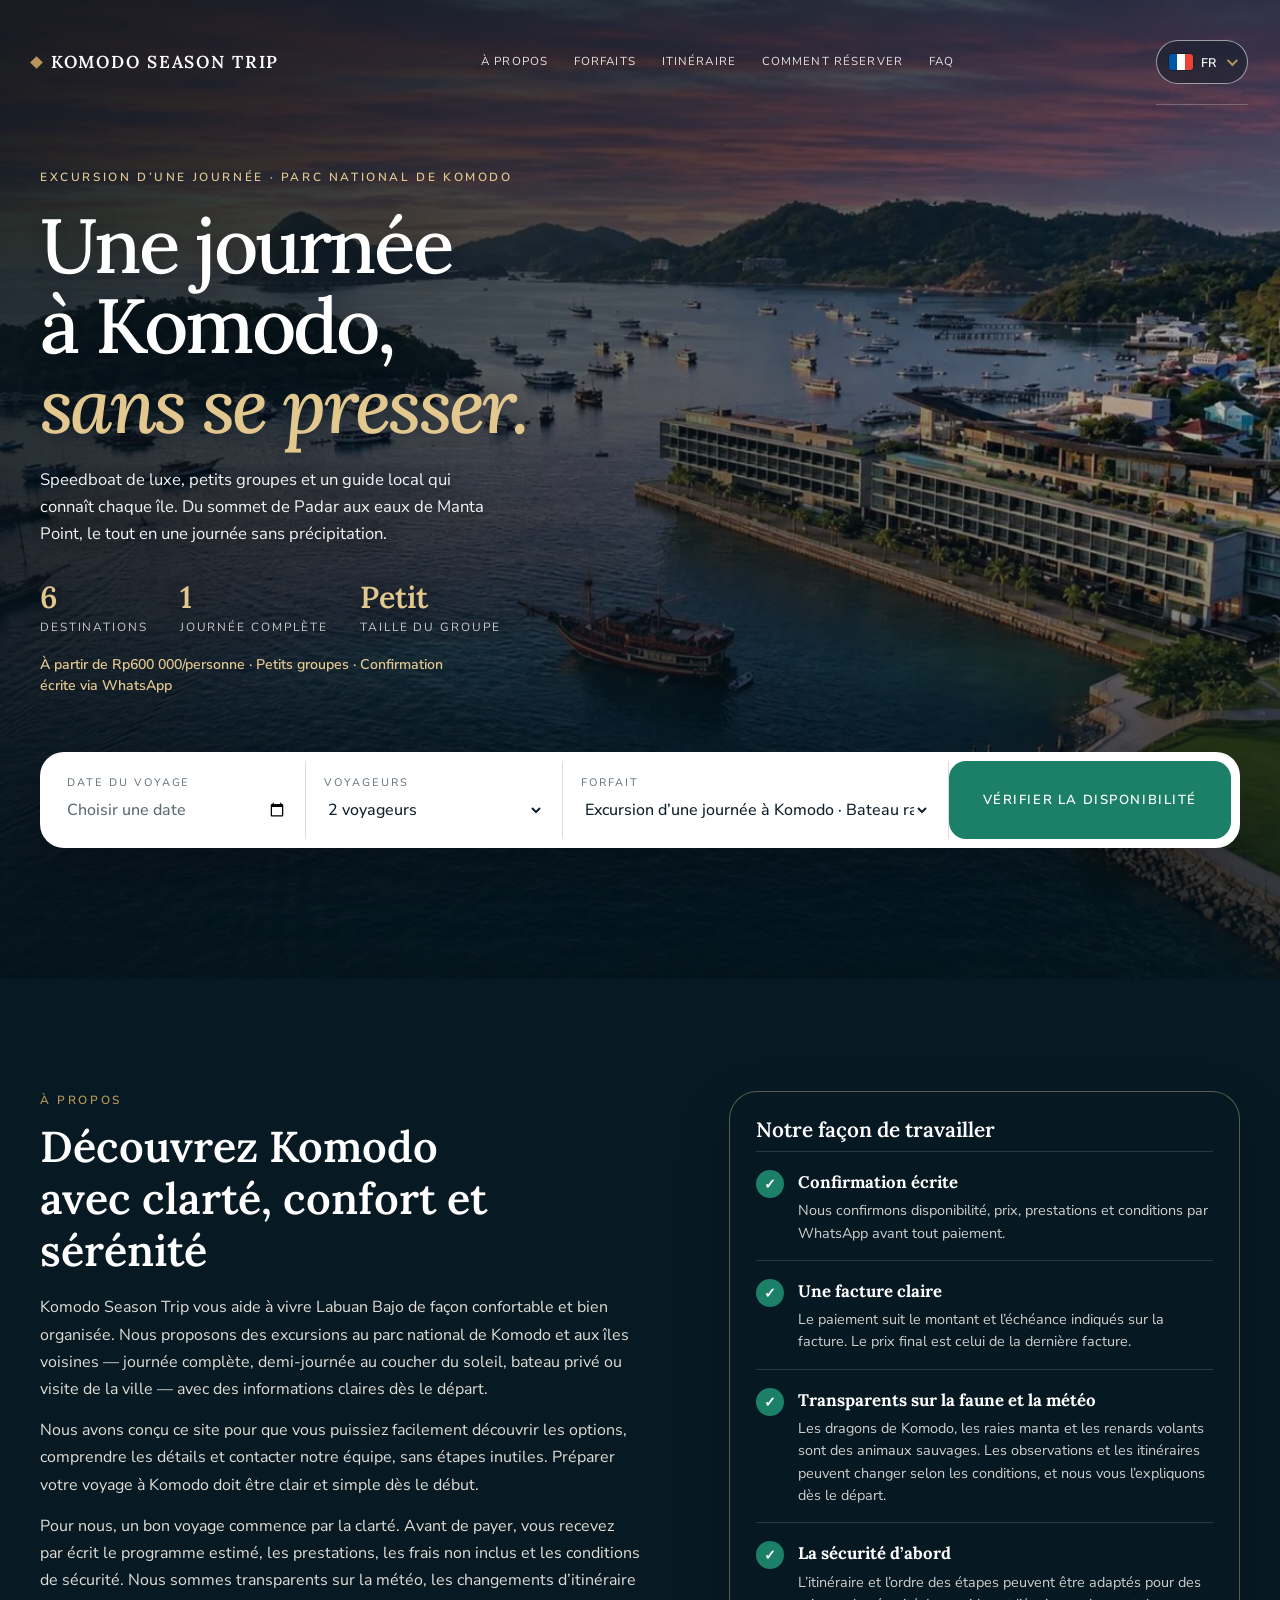
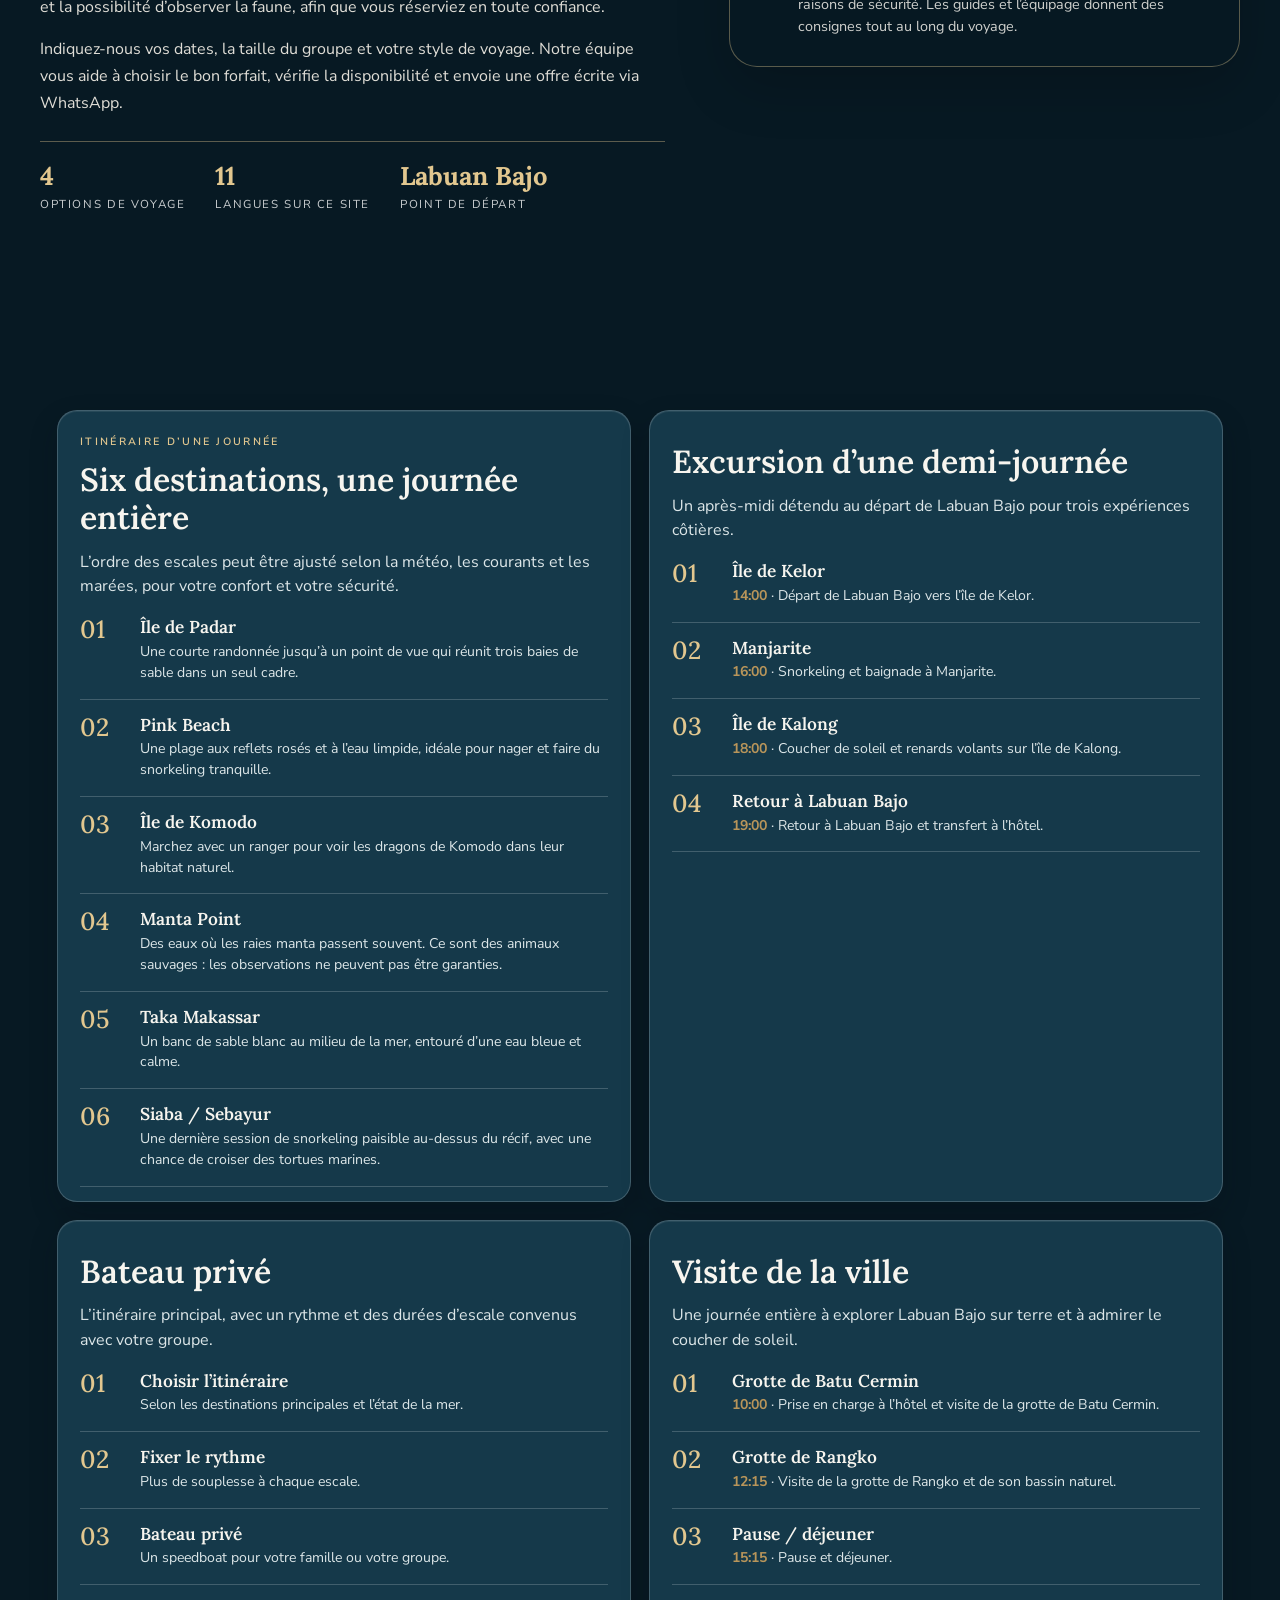
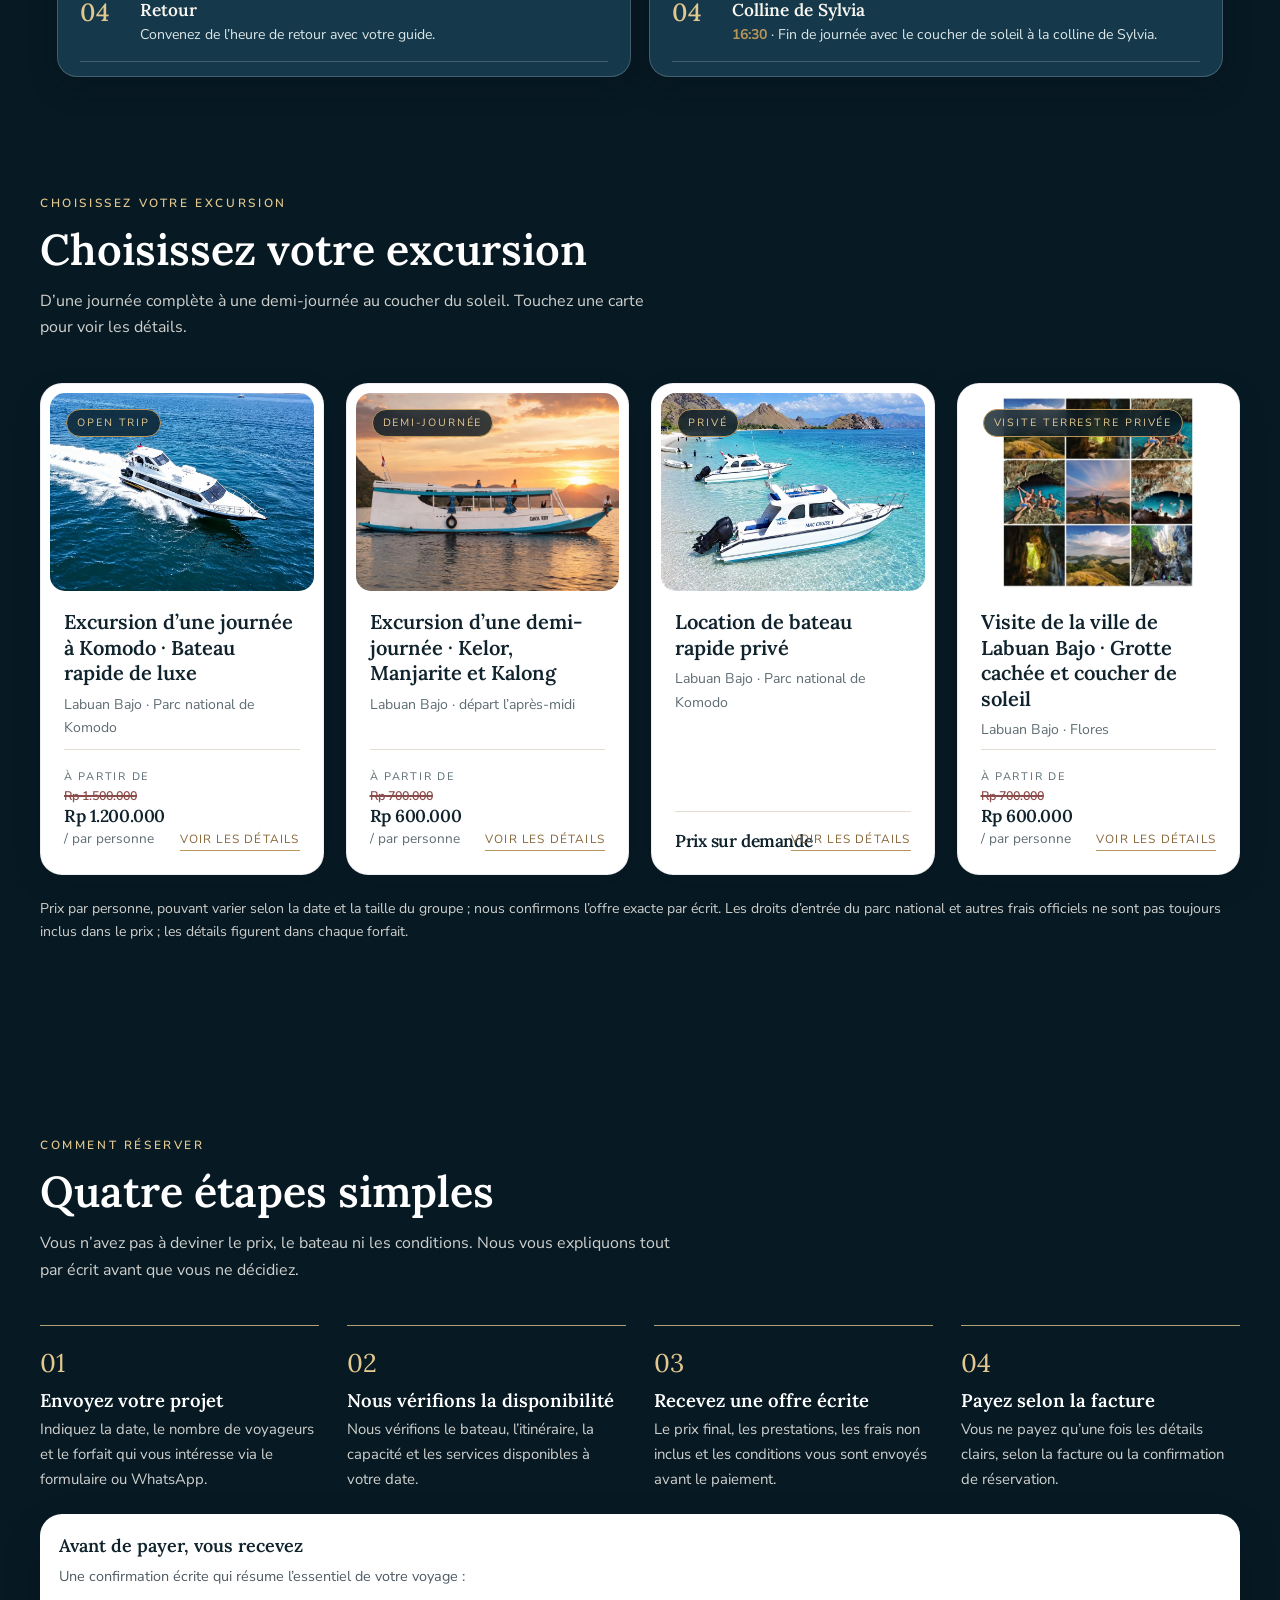
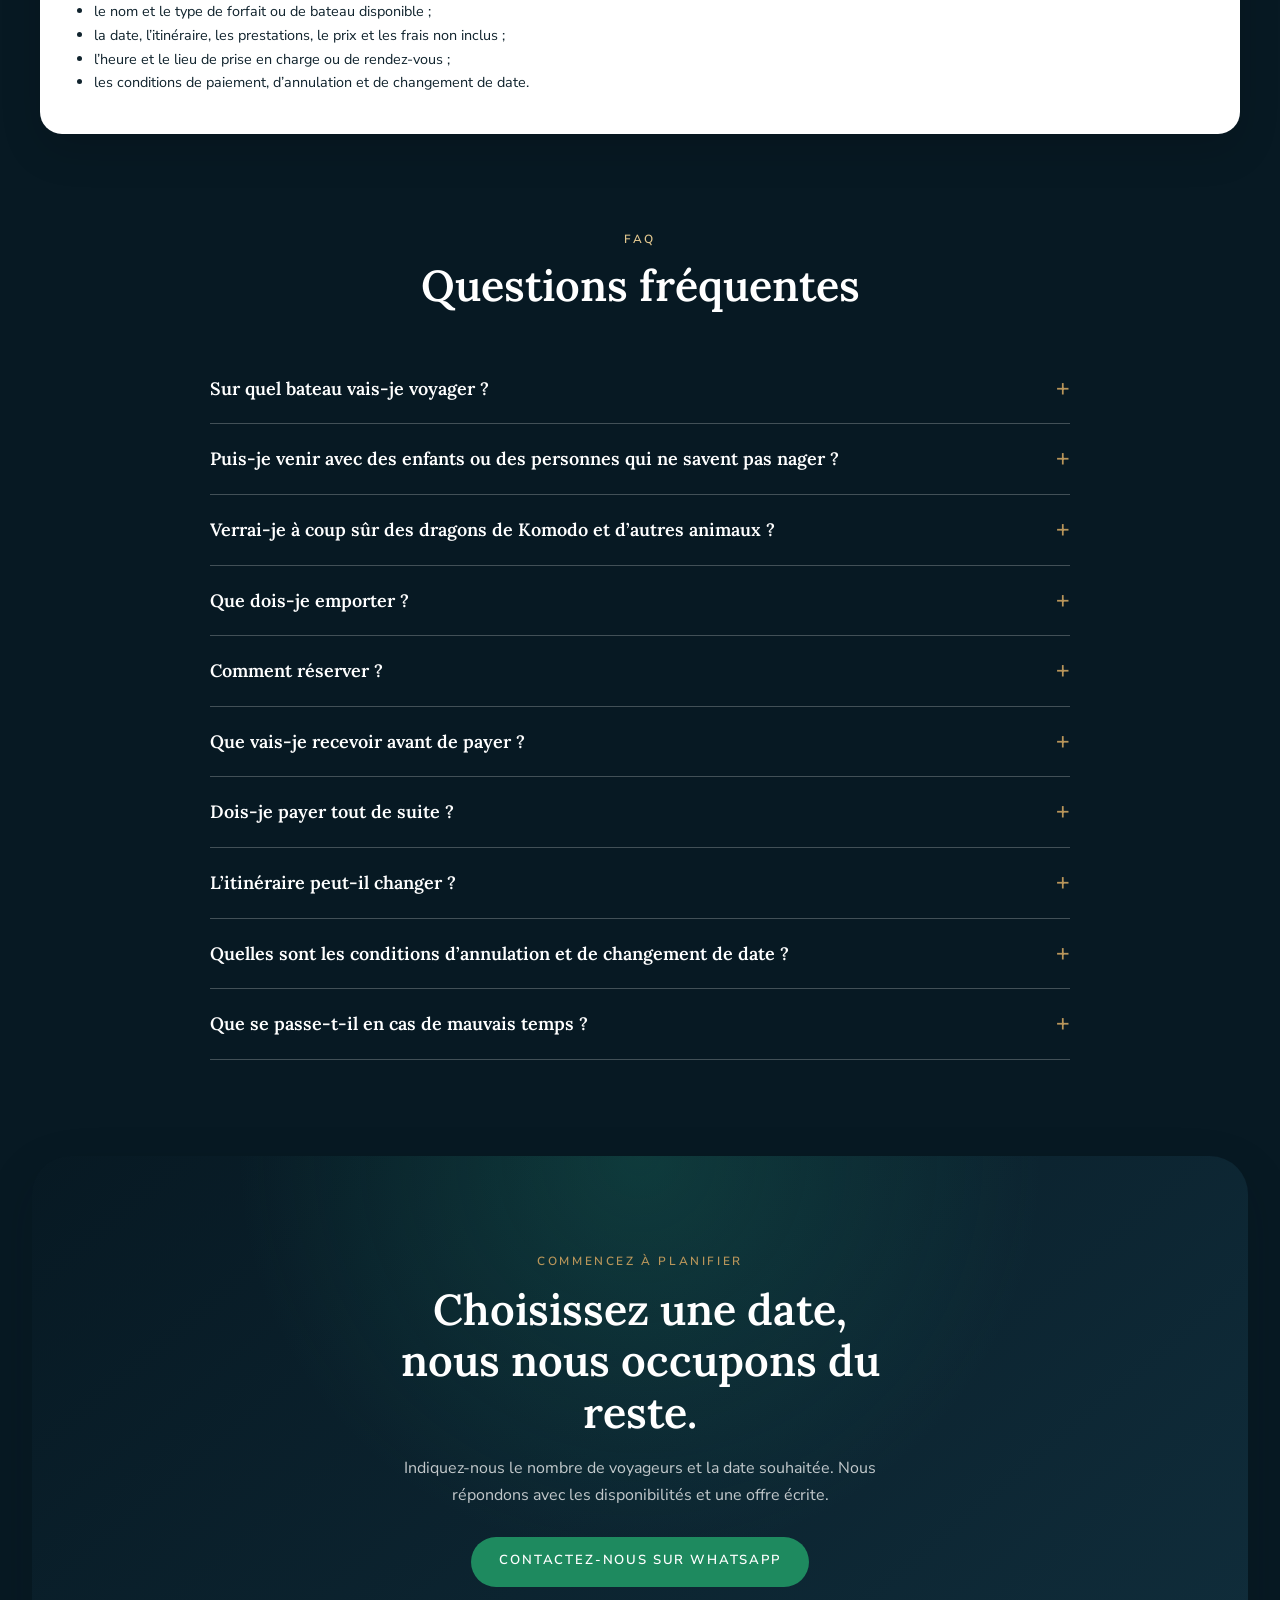
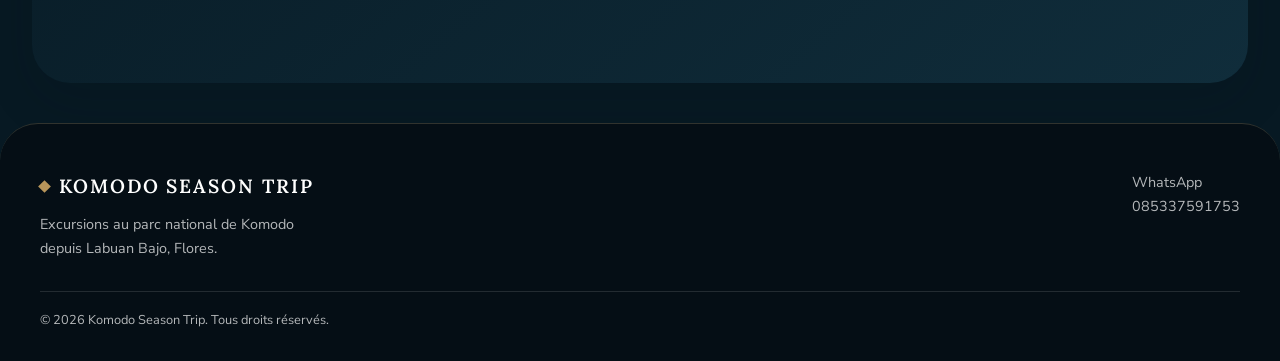
<file: fr.html>
<!DOCTYPE html>
<html lang="fr">
<head>
<meta charset="UTF-8">
<meta name="viewport" content="width=device-width, initial-scale=1, viewport-fit=cover">
<title>Circuits des îles Komodo depuis Labuan Bajo | Komodo Season Trip</title>
<meta name="description" content="Excursions au parc national de Komodo depuis Labuan Bajo : speedboat de luxe d’une journée, demi-journée au coucher du soleil à Kalong, bateau privé et visite de la ville avec la grotte de Rangko. Petits groupes, réservation via WhatsApp.">
<meta name="robots" content="index,follow,max-image-preview:large">
<meta property="og:type" content="website"><meta property="og:site_name" content="Komodo Season Trip">
<meta property="og:title" content="Circuits des îles Komodo depuis Labuan Bajo | Komodo Season Trip"><meta property="og:description" content="Excursions au parc national de Komodo depuis Labuan Bajo : speedboat de luxe d’une journée, demi-journée au coucher du soleil à Kalong, bateau privé et visite de la ville avec la grotte de Rangko. Petits groupes, réservation via WhatsApp.">
<meta property="og:locale" content="fr_FR">
<meta property="og:locale:alternate" content="id_ID">
<meta property="og:locale:alternate" content="en_US">
<meta property="og:locale:alternate" content="zh_CN">
<meta property="og:locale:alternate" content="ms_MY">
<meta property="og:locale:alternate" content="ru_RU">
<meta property="og:locale:alternate" content="es_ES">
<meta property="og:locale:alternate" content="pt_PT">
<meta property="og:locale:alternate" content="it_IT">
<meta property="og:locale:alternate" content="de_DE">
<meta property="og:locale:alternate" content="ar_AR">
<meta property="og:image" content="https://darwin9415.github.io/Web-trip2/hero.webp">
<meta name="twitter:card" content="summary_large_image">
<link rel="alternate" hreflang="id" href="https://darwin9415.github.io/Web-trip2/">
<link rel="alternate" hreflang="en" href="https://darwin9415.github.io/Web-trip2/en.html">
<link rel="alternate" hreflang="zh" href="https://darwin9415.github.io/Web-trip2/zh.html">
<link rel="alternate" hreflang="ms" href="https://darwin9415.github.io/Web-trip2/ms.html">
<link rel="alternate" hreflang="ru" href="https://darwin9415.github.io/Web-trip2/ru.html">
<link rel="alternate" hreflang="es" href="https://darwin9415.github.io/Web-trip2/es.html">
<link rel="alternate" hreflang="pt" href="https://darwin9415.github.io/Web-trip2/pt.html">
<link rel="alternate" hreflang="it" href="https://darwin9415.github.io/Web-trip2/it.html">
<link rel="alternate" hreflang="de" href="https://darwin9415.github.io/Web-trip2/de.html"><link rel="alternate" hreflang="fr" href="https://darwin9415.github.io/Web-trip2/fr.html"><link rel="alternate" hreflang="ar" href="https://darwin9415.github.io/Web-trip2/ar.html">
<link rel="alternate" hreflang="x-default" href="https://darwin9415.github.io/Web-trip2/">
<link rel="canonical" href="https://darwin9415.github.io/Web-trip2/en.html">
<meta property="og:url" content="https://darwin9415.github.io/Web-trip2/en.html">
<link rel="preconnect" href="https://fonts.googleapis.com">
<link rel="preconnect" href="https://fonts.gstatic.com" crossorigin>
<link href="https://fonts.googleapis.com/css2?family=Lora:ital,wght@0,500;0,600;0,700;1,500&family=Nunito+Sans:wght@400;500;600;700&display=swap" rel="stylesheet">
<script type="application/ld+json">{"@context": "https://schema.org", "@graph": [{"@type": "TravelAgency", "name": "Komodo Season Trip", "telephone": "+6285337591753", "areaServed": "Labuan Bajo, Flores, Indonesia", "description": "Excursions au parc national de Komodo depuis Labuan Bajo : speedboat de luxe d’une journée, demi-journée au coucher du soleil à Kalong, bateau privé et visite de la ville avec la grotte de Rangko. Petits groupes, réservation via WhatsApp."}, {"@type": "TouristTrip", "name": "One Day Trip Komodo · Luxury Speedboat", "description": "An open (shared) full-day trip to six destinations in Komodo National Park by tourist speedboat from Labuan Bajo: Padar Island, Pink Beach, Komodo Island, Manta Point, Taka Makassar and Siaba or Sebayur. Hotel pickup in the Labuan Bajo area, lunch and a local guide are included.", "provider": {"@type": "TravelAgency", "name": "Komodo Season Trip"}, "offers": {"@type": "Offer", "priceCurrency": "IDR", "price": "1200000"}}, {"@type": "TouristTrip", "name": "Excursion d’une demi-journée · Kelor, Manjarite & Kalong", "description": "A relaxed half-day trip: sail from Labuan Bajo in the afternoon, stop at the unspoiled beach of Kelor Island, snorkel at Manjarite, then end the day with the sunset and thousands of flying foxes at Kalong Island. Hotel pickup and drop-off are included.", "provider": {"@type": "TravelAgency", "name": "Komodo Season Trip"}, "offers": {"@type": "Offer", "priceCurrency": "IDR", "price": "600000"}}, {"@type": "TouristTrip", "name": "Private Charter Speedboat", "description": "Charter a whole speedboat just for your family or group. The route follows the main package, while the pace and the time spent at each stop follow your wishes.", "provider": {"@type": "TravelAgency", "name": "Komodo Season Trip"}}, {"@type": "TouristTrip", "name": "Labuan Bajo Visite de la ville · Hidden Cave & Sunset", "description": "A private day exploring the land side of Labuan Bajo: walking through Batu Cermin Cave, swimming in the clear pool of Rangko Cave, then ending with sunset at Sylvia Hill. Three experiences in one trip for 2–6 guests.", "provider": {"@type": "TravelAgency", "name": "Komodo Season Trip"}, "offers": {"@type": "Offer", "priceCurrency": "IDR", "price": "700000"}}]}</script>
<style>
:root{--navy:#08151f;--navy2:#0f2a3c;--gold:#b8955a;--gold2:#dcc08c;--ivory:#f6f3ed;--stone:#ebe5d9;--ink:#101c27;--muted:#67727c;--line:#e0d9ca;
--serif:"Lora",Georgia,"Times New Roman",serif;--sans:"Nunito Sans","Segoe UI",Arial,sans-serif}
*{box-sizing:border-box;margin:0;padding:0}
html{scroll-behavior:smooth}
body{font-variant-numeric:lining-nums;font-family:var(--sans);background:var(--ivory);color:var(--ink);line-height:1.65;font-size:16px;-webkit-font-smoothing:antialiased}
a{color:inherit;text-decoration:none}
svg{display:block}
:focus-visible{outline:2px solid var(--gold);outline-offset:3px}
.wrap{width:min(1140px,90%);margin-inline:auto}
.hide{display:none!important}
.eyebrow{font-size:.74rem;letter-spacing:.22em;text-transform:uppercase;color:var(--gold);font-weight:600}
h1,h2,h3{font-family:var(--serif);font-weight:600;letter-spacing:0;line-height:1.2}
h2{font-size:clamp(1.8rem,3.8vw,2.7rem)}
.btn{display:inline-block;background:var(--gold);color:#08151f;border:0;border-radius:2px;padding:14px 28px;font:600 .82rem var(--sans);letter-spacing:.14em;text-transform:uppercase;cursor:pointer;transition:background .2s}
.btn:hover{background:var(--gold2)}
.btn.ghost{background:transparent;color:inherit;border:1px solid currentColor}
.btn.ghost:hover{background:rgba(184,149,90,.12)}

/* header */
header.top{position:absolute;inset:0 0 auto;z-index:10;color:#fff}
.top .wrap{display:flex;align-items:center;justify-content:space-between;padding-block:24px;gap:20px}
.logo{font-family:var(--serif);font-size:1.15rem;font-weight:600;letter-spacing:.12em;text-transform:uppercase;display:flex;align-items:center;gap:12px}
.logo i{width:9px;height:9px;background:var(--gold);transform:rotate(45deg)}
nav.menu{display:flex;gap:34px;font-size:.82rem;letter-spacing:.12em;text-transform:uppercase}
nav.menu a{opacity:.85;padding:4px 0;border-bottom:1px solid transparent}
nav.menu a:hover{opacity:1;border-color:var(--gold)}
.top .btn{padding:10px 20px}
@media(max-width:860px){nav.menu{display:none}}

/* hero */
.hero{position:relative;color:#fff;min-height:720px;padding:190px 0 0;overflow:hidden;background:#08151f center/cover no-repeat}
.glow{position:absolute;right:10%;top:150px;width:420px;height:420px;border-radius:50%;background:radial-gradient(circle,rgba(220,192,140,.55),rgba(184,149,90,0) 66%);pointer-events:none}
.hero svg.scene{position:absolute;left:0;right:0;bottom:0;width:100%;height:42%;min-height:200px}
.hero .wrap{position:relative;z-index:2}
.hero h1{font-size:clamp(2.4rem,6vw,4.7rem);max-width:12ch;margin-top:18px;font-weight:500}
.hero h1 em{color:var(--gold2);font-style:italic}
.hero .lead{margin-top:22px;max-width:50ch;font-size:1.06rem;color:rgba(255,255,255,.82)}
.facts{display:flex;gap:34px;margin-top:34px;flex-wrap:wrap}
.facts div b{display:block;font-family:var(--serif);font-size:1.8rem;font-weight:600;color:var(--gold2);line-height:1}
.facts div span{font-size:.74rem;letter-spacing:.16em;text-transform:uppercase;opacity:.75}
.cari{position:relative;z-index:3;margin-top:56px;margin-bottom:-52px;background:#fff;color:var(--ink);padding:10px;display:grid;grid-template-columns:1fr 1fr 1.5fr auto;gap:0;box-shadow:0 30px 60px rgba(4,12,20,.35)}
.cari > div{padding:12px 20px;border-right:1px solid var(--line)}
.cari label{display:block;font-size:.68rem;letter-spacing:.18em;text-transform:uppercase;color:var(--muted);margin-bottom:2px}
.cari input,.cari select{width:100%;border:0;background:transparent;font:500 1rem var(--sans);color:var(--ink);padding:4px 0}
.cari .btn{align-self:stretch;border-radius:0;padding-inline:34px}
@media(max-width:900px){.cari{grid-template-columns:1fr 1fr;margin-bottom:-90px}.cari > div{border-bottom:1px solid var(--line)}.cari .btn{grid-column:1/-1;padding-block:16px}}
@media(max-width:520px){.cari{grid-template-columns:1fr}.cari > div{border-right:0}}


section{padding-block:80px}
.sec-head{max-width:640px;margin-bottom:42px}
.sec-head p{color:var(--muted);margin-top:12px}

/* paket */
.cards{display:grid;grid-template-columns:repeat(4,1fr);gap:24px}
@media(max-width:1100px){.cards{grid-template-columns:1fr 1fr}}
@media(max-width:620px){.cards{grid-template-columns:1fr}}
.card{background:#fff;border:1px solid var(--line);cursor:pointer;display:flex;flex-direction:column;transition:transform .25s,box-shadow .25s}
.card:hover{transform:translateY(-4px);box-shadow:0 22px 40px rgba(8,21,31,.12)}
.thumb{height:220px;position:relative;display:grid;place-items:center;color:var(--gold2)}
.has-photo{background-size:cover;background-position:center}.has-photo svg{display:none}
.t1{background:linear-gradient(145deg,#0f2a3c,#08151f)}
.t2{background:linear-gradient(145deg,#14485a,#0a2233)}
.t3{background:linear-gradient(145deg,#1d3a4a,#0a1b27)}
.thumb svg{width:84px;height:84px;opacity:.9}
.tag{position:absolute;left:16px;top:16px;background:rgba(8,21,31,.6);backdrop-filter:blur(4px);font-size:.66rem;letter-spacing:.18em;text-transform:uppercase;border:1px solid var(--gold);color:var(--gold2);padding:4px 10px}
.card .body{padding:24px;display:flex;flex-direction:column;gap:6px;flex:1}
.card h3{font-size:1.25rem}
.where{color:var(--muted);font-size:.88rem}
.score{font-size:.88rem;color:var(--muted)}.score b{color:var(--gold)}
.meta{margin-top:auto;padding-top:18px;border-top:1px solid var(--line);display:flex;justify-content:space-between;align-items:end;gap:10px}
.price small{display:block;font-size:.68rem;letter-spacing:.16em;text-transform:uppercase;color:var(--muted)}
.meta .price{display:flex;flex-direction:column;align-items:flex-start;gap:2px;min-width:0}.meta .price .price-old{display:block!important;margin:0;color:#8b4b4b;font-family:var(--sans);font-size:.86rem;font-weight:600;line-height:1.25;text-decoration-line:line-through;text-decoration-color:#8b4b4b;text-decoration-thickness:2px;white-space:nowrap}.meta .price strong{display:block;color:var(--ink);font-size:1.4rem;line-height:1.2}.price .price-old{display:block;margin:2px 0 0;color:var(--muted);font-size:.82rem;font-weight:500;line-height:1.2;text-decoration:line-through;text-decoration-thickness:1.5px}.price strong{font-family:var(--serif);font-size:1.35rem;font-weight:600}
.price em{font-style:normal;color:var(--muted);font-size:.85rem}
.more{font-size:.74rem;letter-spacing:.16em;text-transform:uppercase;color:var(--gold);border-bottom:1px solid var(--gold)}
.note{margin-top:22px;font-size:.88rem;color:var(--muted)}

/* rute */
.rute{background:linear-gradient(135deg,#fbfaf5 0%,#f7f5ed 48%,#eef5f2 100%);border:1px solid rgba(184,149,90,.22);box-shadow:0 18px 44px rgba(8,21,31,.10)}
.rgrid{display:grid;grid-template-columns:.9fr 1.1fr;gap:60px}
@media(max-width:860px){.rgrid{grid-template-columns:1fr;gap:30px}}
.rgrid .sec-head{position:sticky;top:40px;align-self:start}
@media(max-width:860px){.rgrid .sec-head{position:static}}
.stops{list-style:none}
.stops li{display:grid;grid-template-columns:70px 1fr;gap:16px;padding:22px 0;border-bottom:1px solid var(--line)}
.stops li:first-child{padding-top:0}
.stops b{font-family:var(--serif);font-size:1.9rem;color:var(--gold);line-height:1;font-weight:500}
.stops h3{font-size:1.25rem}
.stops p{color:var(--muted);font-size:.96rem;margin-top:4px}
.route-swipe-hint{display:flex;align-items:center;justify-content:center;gap:10px;width:max-content;max-width:100%;margin:14px auto 0;padding:7px 14px;border:1px solid rgba(184,149,90,.3);border-radius:999px;background:rgba(255,255,255,.74);color:var(--muted);font-size:.8rem;line-height:1.4;text-align:center}.route-swipe-hint span{color:var(--gold);font-size:1.15rem;font-weight:700}
.route-time{font-weight:700;color:var(--gold);white-space:nowrap}
.route-slides{display:block;width:100%;max-width:100%;height:auto;max-height:min(62vh,620px);min-height:0;overflow-x:hidden;overflow-y:auto;overscroll-behavior:auto;-webkit-overflow-scrolling:touch;scrollbar-width:thin;scrollbar-color:var(--gold) transparent;margin:0;padding:0 14px 8px;background:linear-gradient(180deg,rgba(255,255,255,.88),rgba(239,246,242,.78));border:1px solid rgba(184,149,90,.2);border-radius:22px;box-shadow:inset 0 1px 0 rgba(255,255,255,.85)}.route-slides::-webkit-scrollbar{width:8px}.route-slides::-webkit-scrollbar-thumb{background:var(--gold);border:2px solid rgba(255,255,255,.75);border-radius:8px}.route-slides::-webkit-scrollbar-track{background:rgba(224,217,202,.35);border-radius:8px}

.route-slide{display:block;width:100%;background:transparent;border:0;border-radius:0;padding:0}.route-slide+.route-slide{margin-top:30px;padding-top:30px;border-top:1px solid var(--line)}
.route-slide-grid{display:block;width:100%;background:transparent;border:0;border-radius:0;padding:0;box-shadow:none}
.route-slide .sec-head{margin-bottom:0}
.route-slide .sec-head h2{margin-top:10px;color:var(--ink)}
.route-slide .sec-head p{color:var(--muted);margin-top:12px}
.route-slide .eyebrow{font-size:.66rem;color:var(--gold)}
.route-stops{list-style:none;margin:0;padding:0}
.route-stops li{display:grid;grid-template-columns:70px 1fr;gap:16px;padding:22px 0;border-bottom:1px solid var(--line)}
.route-stops li:first-child{padding-top:0}
.route-stops b{font-family:var(--serif);font-size:1.9rem;color:var(--gold);line-height:1;font-weight:500}
.route-stops h3{font-size:1.25rem;margin:0;color:var(--ink)}
.route-stops p{color:var(--muted);font-size:.96rem;margin-top:4px;line-height:1.55}
@media(max-width:860px){.route-stops li{grid-template-columns:58px 1fr}}
@media(max-width:700px){.route-slides{max-height:min(58vh,520px);overflow-y:auto;padding:0 12px 8px}}



/* cara pesan */
.steps{display:grid;grid-template-columns:repeat(4,1fr);gap:28px;counter-reset:s}
@media(max-width:900px){.steps{grid-template-columns:repeat(2,1fr)}}
@media(max-width:520px){.steps{grid-template-columns:1fr}}
.step{counter-increment:s;border-top:1px solid var(--gold);padding-top:16px}
.step::before{content:"0" counter(s);font-family:var(--serif);font-size:1.6rem;color:var(--gold)}
.step h3{font-size:1.15rem;margin:4px 0 6px}
.step p{color:var(--muted);font-size:.93rem}

/* faq */
.faq{max-width:820px;margin-inline:auto}
details{border-bottom:1px solid var(--line);padding:20px 0}
summary{cursor:pointer;list-style:none;display:flex;justify-content:space-between;gap:16px;font-family:var(--serif);font-size:1.12rem;font-weight:600}
summary::-webkit-details-marker{display:none}
summary::after{content:"+";color:var(--gold);font-size:1.6rem;line-height:1}
details[open] summary::after{content:"–"}
details p{color:var(--muted);margin-top:10px;max-width:66ch}

/* cta */
.cta{background:linear-gradient(135deg,var(--navy),var(--navy2));color:#fff;text-align:center}
.cta h2{max-width:18ch;margin:12px auto 0}
.cta p{color:rgba(255,255,255,.75);margin:16px auto 28px;max-width:48ch}
footer.foot{background:#050e15;color:rgba(255,255,255,.7);padding:46px 0 30px;font-size:.9rem}
.foot .row{display:flex;justify-content:space-between;flex-wrap:wrap;gap:24px}
.foot .logo{color:#fff;font-size:1.2rem}
.foot a:hover{color:var(--gold2)}
.foot .copy{margin-top:30px;padding-top:18px;border-top:1px solid rgba(255,255,255,.12);font-size:.8rem}

/* panel detail – modal full dengan sudut membulat */
.overlay{
  position:fixed;inset:0;z-index:50;
  background:rgba(0,0,0,.4);
  opacity:0;visibility:hidden;
  transition:opacity .25s ease,visibility .25s ease;
}
.overlay.on{opacity:1;visibility:visible}
.panel{
  position:fixed;
  left:50%;
  top:50%;
  right:auto;bottom:auto;
  width:min(1100px,calc(100vw - 40px));
  max-width:calc(100vw - 40px);
  height:min(92vh,900px);
  max-height:min(92vh,900px);
  background:#fff;
  z-index:60;
  transform:translate(-50%,-46%) scale(.985);
  opacity:0;visibility:hidden;
  transition:transform .28s ease,opacity .28s ease,visibility .28s ease;
  display:flex;flex-direction:column;
  border-radius:24px;
  overflow:hidden;
  box-shadow:0 28px 70px rgba(8,21,31,.32);
  color:var(--ink);
  pointer-events:none;
}
.panel.on{
  transform:translate(-50%,-50%) scale(1);
  opacity:1;visibility:visible;
  pointer-events:auto;
}
.panel .scroll{overflow-y:auto;flex:1;min-height:0;-webkit-overflow-scrolling:touch;padding-bottom:12px}
.p-hero{height:auto;aspect-ratio:16/9;max-height:320px;position:relative;display:grid;place-items:center;color:var(--gold2);margin:0;border-radius:0}
.p-hero.has-photo{background-size:cover;background-position:center}
.p-hero.gal{aspect-ratio:16/9;max-height:340px}
.p-hero svg{width:100px;height:100px}
.p-close{
  position:absolute;right:16px;top:16px;z-index:5;
  width:42px;height:42px;border-radius:50%;
  border:1px solid rgba(255,255,255,.5);
  background:rgba(8,21,31,.55);color:#fff;
  font-size:1.45rem;cursor:pointer;line-height:1;
  display:grid;place-items:center;
  transition:background .2s,border-color .2s;
}
.p-close:hover{background:rgba(8,21,31,.85);border-color:var(--gold)}
.p-body{padding:26px 32px 10px}
.p-body h2{font-size:1.75rem;color:var(--ink)}
.p-sub{color:var(--muted);margin-top:4px}
.p-score{margin-top:10px;color:var(--muted);font-size:.9rem}.p-score b{color:var(--gold)}
.p-body p.desc{margin-top:16px;max-width:70ch}
.p-body h3{font-size:1.15rem;margin:26px 0 12px;color:var(--ink)}
.spec{display:grid;grid-template-columns:1fr 1fr;gap:1px;background:var(--line);border:1px solid var(--line);border-radius:16px;overflow:hidden}
.spec div{background:#fff;padding:14px 16px}
.spec small{display:block;color:var(--muted);font-size:.66rem;letter-spacing:.16em;text-transform:uppercase}
.spec b{font-size:.95rem;font-weight:500}
.tiers{grid-template-columns:repeat(3,1fr)}.tiers b{font-family:var(--serif);font-size:1.1rem;font-weight:600}
.chips{display:flex;flex-wrap:wrap;gap:8px;list-style:none}
.chips li{border:1px solid var(--line);padding:5px 14px;font-size:.84rem;border-radius:999px}
.itin{list-style:none;border-left:1px solid var(--gold);margin:0 0 0 6px;max-width:100%}.itin li{display:grid;grid-template-columns:max-content minmax(0,1fr);align-items:start;column-gap:16px;padding:0 0 10px 20px;position:relative;width:fit-content;max-width:100%}.itin li::before{content:"";position:absolute;left:-5px;top:7px;width:9px;height:9px;background:var(--gold);transform:rotate(45deg)}.itin b{font-weight:700;font-size:.92rem;letter-spacing:.01em;white-space:nowrap}.itin span{color:var(--muted);font-size:.9rem;min-width:0}
.pinc{display:grid;grid-template-columns:1fr 1fr;gap:16px}
@media(max-width:480px){.pinc{grid-template-columns:1fr}}
.pinc ul{list-style:none;font-size:.9rem}
.pinc li{padding:4px 0 4px 20px;position:relative}
.pinc .y li::before{content:"✓";color:var(--gold);position:absolute;left:0;font-weight:700}
.pinc .n li::before{content:"–";color:var(--muted);position:absolute;left:3px}
.book{
  border-top:1px solid var(--line);
  padding:16px 28px 20px;
  display:flex;align-items:center;gap:14px;
  background:#fff;flex-shrink:0;flex-wrap:wrap;
}
.book .price{flex:1;min-width:120px}
.book input[type=date]{border:1px solid var(--line);padding:10px 12px;font:inherit;background:#fff;max-width:170px;border-radius:12px}
.book .btn{padding:12px 22px;border-radius:999px}
@media(max-width:700px){
  .panel{
    width:calc(100vw - 16px);
    max-width:calc(100vw - 16px);
    height:min(94vh,100%);
    max-height:min(94vh,100%);
    border-radius:20px;
  }
  /* Keep the 16:9 ratio on photo slides on small screens. */
  .p-hero,.p-hero.gal{max-height:none}
  .book input[type=date]{flex:1;max-width:none}
  .p-body{padding:18px 18px 8px}
  .p-body h2{font-size:1.4rem}
  .p-body p.desc{max-width:none}
}
body.lock{overflow:hidden}

/* dialog pesanan */
dialog.od{border:0;width:min(480px,94vw);padding:0;margin:auto;color:var(--ink);background:#fff}
dialog.od::backdrop{background:rgba(4,12,20,.65)}
.od form,.od .o-done{padding:30px;display:grid;gap:14px}
.od h2{font-size:1.65rem}
.od .o-boat{color:var(--gold);font-weight:600;margin-top:-6px}
.od label{display:block;font-size:.68rem;letter-spacing:.16em;text-transform:uppercase;color:var(--muted);margin-bottom:4px}
.od input,.od textarea{width:100%;border:1px solid var(--line);padding:11px 12px;font:inherit;background:#fff;color:var(--ink)}
.od textarea{min-height:76px;resize:vertical}
.o-two{display:grid;grid-template-columns:1fr 1fr;gap:12px}
@media(max-width:420px){.o-two{grid-template-columns:1fr}}
.o-err{color:#b3261e;font-size:.9rem}
.o-act{display:flex;gap:10px;justify-content:flex-end;flex-wrap:wrap}
.od .btn.ghost{color:var(--ink)}

/* foto latar hero (tertanam, tidak perlu file terpisah) */
.hero{background-image:linear-gradient(90deg,rgba(8,21,31,.78) 0%,rgba(8,21,31,.45) 55%,rgba(8,21,31,.2) 100%),linear-gradient(180deg,rgba(8,21,31,.55) 0%,rgba(8,21,31,0) 30%,rgba(8,21,31,0) 62%,rgba(8,21,31,.7) 100%),url(hero.webp);background-position:center 55%}
.hero h1{max-width:15ch;text-wrap:balance;text-shadow:0 2px 24px rgba(4,12,20,.45)}
.hero .lead,.facts{text-shadow:0 1px 14px rgba(4,12,20,.5)}
/* header rapi di layar menengah */
.logo{white-space:nowrap;font-size:1.3rem;letter-spacing:.12em}
nav.menu{gap:28px}nav.menu a,.top .btn{white-space:nowrap}
@media(max-width:980px){nav.menu{display:none}}

/* ===== bingkai melengkung & foto sesuai bingkai ===== */
.btn{border-radius:999px}
.top .btn.ghost{border-radius:999px}
.hero{border-radius:0}
.cari{border-radius:30px}.cari .btn{border-radius:22px}
.card{border-radius:26px;overflow:hidden;padding:12px}
.card .body{padding:18px 10px 8px}
.thumb{height:auto;aspect-ratio:4/3;border-radius:0}
.tag{border-radius:999px}
.panel{/* side radius disabled – using centered modal */}
.p-hero{/* aspect handled in modal panel CSS */}
.spec{border-radius:18px;overflow:hidden}
.chips li{border-radius:999px}
.book input[type=date],.od input,.od textarea{border-radius:14px}
dialog.od{border-radius:30px;overflow:hidden}
.rute,.cta{margin-inline:clamp(10px,2.5vw,36px);border-radius:38px}
.rute{border:1px solid var(--line)}
footer.foot{border-radius:38px 38px 0 0;margin-top:40px}
@media(max-width:600px){.panel{/* bottom sheet radius disabled */}}

/* ===== foto utama: bingkai persegi (tidak melengkung), rasio 4:3 pas dengan foto ===== */
.card{padding:10px}
.card .body{padding:20px 14px 14px}
.thumb{border-radius:0}
.p-hero{margin:14px 14px 0;border-radius:0;max-height:none}
/* foto selalu memenuhi frame (menimpa rule .t1/.t2 yang me-reset ukuran latar) */
.thumb.has-photo,.p-hero.has-photo{background-size:cover;background-position:center;background-repeat:no-repeat}
.thumb.has-photo.fit-contain,.p-hero.has-photo.fit-contain{background-size:contain;background-color:#fff}

/* ===== latar situs: foto Padar (sedikit blur) + warna huruf menyesuaikan ===== */
body{background:#0a1620;color:#f6f3ed}
body::before{content:"";position:fixed;inset:0;z-index:-1;background:linear-gradient(rgba(8,21,31,.46),rgba(8,21,31,.62)),url(bg.webp) center/cover no-repeat}
.pil h3,.sec-head h2,.step h3,summary{color:#fff}
.pil p,.sec-head p,.note,.step p,details p{color:rgba(246,243,237,.84)}
.pil b,.step::before{color:var(--gold2)}
.pil,.step{border-top-color:var(--gold2)}
#paket .eyebrow,#cara .eyebrow,#faq .eyebrow{color:var(--gold2)}
details{border-bottom-color:rgba(255,255,255,.24)}
.card,.rute,.panel{color:var(--ink)}
.card h3,.rute h2,.rute h3,.panel h2,.panel h3{color:var(--ink)}
.rute .sec-head p{color:var(--muted)}
.rute .eyebrow{color:var(--gold)}
/* tombol Cek ketersediaan: hijau */
.cari .btn{background:#1e8a5f;color:#fff}
.cari .btn:hover{background:#17724f}

/* ===== kotak pencarian di hero: tampil penuh & rapi di HP ===== */
html{overflow-x:hidden}
.hs{height:70px}
.cari>div{min-width:0}
.cari input,.cari select{min-width:0;max-width:100%}
.dph{position:relative}
.dph span{position:absolute;left:0;top:50%;transform:translateY(-50%);pointer-events:none;color:var(--muted);font-weight:500}
.dph.has span,.dph:focus-within span{display:none}
.dph:not(.has) input:not(:focus){color:transparent}
@media(max-width:900px){
  .hero{padding-top:150px}
  .hs{height:40px}
  .cari{grid-template-columns:1fr 1fr;margin-top:40px;margin-bottom:0;padding:8px;border-radius:26px}
  .cari>div{padding:10px 14px;border-right:0;border-bottom:1px solid var(--line)}
  .cari>div:nth-child(1){border-right:1px solid var(--line)}
  .cari>div:nth-child(3){grid-column:1/-1}
  .cari .btn{grid-column:1/-1;margin-top:8px;padding:16px;border-radius:20px}
}
@media(max-width:520px){
  .cari{grid-template-columns:1fr}
  .cari>div:nth-child(1){border-right:0}
}

/* ===== semua tombol WhatsApp berwarna hijau ===== */
a.btn[data-wa],#p-wa,#o-wa{background:#1e8a5f!important;color:#fff!important;border:0!important}
a.btn[data-wa]:hover,#p-wa:hover,#o-wa:hover{background:#17724f!important}
/* ===== bar pemesanan di panel: rapi di HP ===== */
.book .price strong,.book .price em{white-space:nowrap}
.book .dph{flex:1;min-width:150px}
.book .dph input[type=date]{width:100%;max-width:none;padding:11px 12px}
.book .dph span{left:14px}
@media(max-width:600px){
  .book{gap:10px}
  .book .price{flex:1 1 100%}
  .book .btn{flex:1 1 150px;text-align:center}
}

/* ===== galeri foto di panel detail ===== */
.p-hero.gal{display:block;background:#0a1620;overflow:hidden}
.gal .sl{position:absolute;inset:0;width:100%;height:100%;display:flex;overflow-x:auto;scroll-snap-type:x mandatory;scrollbar-width:none;-webkit-overflow-scrolling:touch}
.gal .sl::-webkit-scrollbar{display:none}
.gal figure{flex:0 0 100%;width:100%;min-width:100%;scroll-snap-align:center;position:relative;margin:0}
.gal figure img{width:100%;height:100%;object-fit:cover;display:block}
.gal figure.ct{background:#fff}
.gal figure.ct img{object-fit:contain}
.gal figcaption{position:absolute;left:0;right:0;bottom:0;padding:38px 16px 30px;background:linear-gradient(transparent,rgba(8,21,31,.75));color:#fff;font-size:.86rem}
.gal .cnt{position:absolute;left:14px;top:14px;z-index:2;background:rgba(8,21,31,.6);color:#fff;font-size:.74rem;letter-spacing:.1em;padding:5px 12px;border-radius:999px}
.gal .nav{position:absolute;top:50%;transform:translateY(-50%);z-index:2;width:38px;height:38px;border-radius:50%;border:1px solid rgba(255,255,255,.6);background:rgba(8,21,31,.55);color:#fff;font-size:1.4rem;line-height:1;cursor:pointer}
.gal .swipe-hint{position:absolute;left:50%;top:14px;transform:translateX(-50%);z-index:2;padding:5px 11px;border:1px solid rgba(255,255,255,.3);border-radius:999px;background:rgba(8,21,31,.62);color:#fff;font-size:.72rem;line-height:1.4;white-space:nowrap;pointer-events:none}
.gal .prev{left:10px}.gal .next{right:10px}
.gal .dots{position:absolute;left:0;right:0;bottom:12px;z-index:2;display:flex;justify-content:center;gap:6px}
.gal .dots i{width:7px;height:7px;border-radius:50%;background:rgba(255,255,255,.5);transition:width .2s}
.gal .dots i.on{background:var(--gold2);width:18px;border-radius:6px}
.p-close{z-index:3}
/* Desktop: make the gallery span the full modal width. */
@media(min-width:701px){
  /* Desktop mengikuti mode mobile: galeri penuh dengan rasio 16:9. */
  .p-hero.gal{height:auto;aspect-ratio:16/9;max-height:none}
  .gal figure img{object-fit:cover}
}
@media(hover:none){.gal .nav{display:none}}

/* ===== bagian informasi tambahan paket (aturan, FAQ) ===== */
.warn{margin-top:16px;padding:12px 14px;border-left:3px solid var(--gold);background:#faf6ec;border-radius:0 14px 14px 0;font-size:.92rem;line-height:1.55}
.inote{margin-top:10px;font-size:.88rem;color:var(--muted);line-height:1.55}
.xinfo{margin-top:26px}
.acc{border-top:1px solid var(--line)}.acc:last-child{border-bottom:1px solid var(--line)}
.acc>summary{cursor:pointer;list-style:none;display:flex;justify-content:space-between;gap:12px;padding:15px 0;font-family:var(--serif);font-size:1.08rem;font-weight:600}
.acc>summary::-webkit-details-marker{display:none}
.acc>summary::after{content:"+";color:var(--gold);font-size:1.4rem;line-height:1}
.acc[open]>summary::after{content:"–"}
.accb{padding:0 0 16px;font-size:.92rem;line-height:1.6}
.accb p{margin:0 0 10px}
.ilist{margin:0 0 10px 1.15rem;padding:0}.ilist li{margin:4px 0}
.qa{border-top:1px solid var(--line)}
.qa>summary{cursor:pointer;list-style:none;padding:11px 0;font-weight:600;font-size:.93rem;display:flex;justify-content:space-between;gap:10px}
.qa>summary::-webkit-details-marker{display:none}
.qa>summary::after{content:"+";color:var(--gold)}
.qa[open]>summary::after{content:"–"}
.qa p{margin:0 0 12px;color:var(--muted)}

/* ===== panel detail: tampilan rapi & profesional (semua paket, semua bahasa) ===== */
.p-body h3{display:flex;align-items:center;gap:10px;margin:30px 0 14px}
.p-body h3::before{content:"";width:22px;height:2px;background:var(--gold);flex:none}
.spec>div:last-child:nth-child(odd){grid-column:1/-1}
.itin b{font-weight:700;letter-spacing:.01em}
.callout{display:flex;gap:12px;align-items:flex-start;margin-top:14px;padding:13px 15px;background:#f1f6f8;border-radius:14px;font-size:.88rem;line-height:1.55;color:var(--ink)}
.callout b{flex:none;width:20px;height:20px;border-radius:50%;background:var(--gold);color:#fff;display:grid;place-items:center;font:700 .78rem var(--serif);font-style:italic;margin-top:1px}
.xinfo{margin-top:30px;display:grid;gap:10px}
.acc{border:1px solid var(--line);border-radius:16px;background:#fff;overflow:hidden}
.acc:last-child{border-bottom:1px solid var(--line)}
.acc>summary{color:var(--ink);padding:15px 16px;font-size:1.05rem}
.acc[open]>summary{background:#faf6ec;border-bottom:1px solid var(--line)}
.accb{padding:14px 16px 6px}
.accb p{color:var(--ink);margin:0 0 12px}
.accb p.inote{color:var(--muted);font-size:.86rem;margin:2px 0 12px}
.ilist{margin:0 0 12px;padding:0;list-style:none}
.ilist li{position:relative;padding:5px 0 5px 26px;font-size:.92rem;line-height:1.55}
.ilist li::before{content:"";position:absolute;left:8px;top:15px;width:6px;height:6px;background:var(--gold);transform:rotate(45deg)}
ol.ilist{counter-reset:o}ol.ilist li{counter-increment:o;padding-left:32px}
ol.ilist li::before{content:counter(o);left:0;top:6px;width:20px;height:20px;border-radius:50%;transform:none;background:var(--gold);color:#fff;font:700 .72rem var(--sans);display:grid;place-items:center}
.acc.yes .ilist li::before{content:"✓";left:3px;top:5px;width:auto;height:auto;background:none;transform:none;color:#1e8a5f;font:700 .95rem var(--sans)}
.acc.no .ilist li::before{content:"✕";left:3px;top:5px;width:auto;height:auto;background:none;transform:none;color:#b3261e;font:700 .85rem var(--sans)}
.qa{border-top:1px solid var(--line)}
.accb>.qa:first-child{border-top:0}
.qa>summary{color:var(--ink);padding:13px 0;font-weight:600;font-size:.95rem;line-height:1.4}
.qa p{color:var(--muted);margin:0 0 14px}
@media(prefers-reduced-motion:reduce){*{transition:none!important;scroll-behavior:auto!important}}

/* ===== Tentang kami ===== */
.about{padding:150px 0 10px;color:#f6f3ed}
.ab-grid{display:grid;grid-template-columns:1.1fr .9fr;gap:48px;align-items:start}
.ab-text h2{margin:10px 0 18px;max-width:20ch;color:#fff}
.ab-text p{color:rgba(246,243,237,.88);margin:0 0 14px;max-width:60ch;line-height:1.7}
.ab-facts{display:flex;gap:30px;flex-wrap:wrap;margin:24px 0 26px;padding-top:20px;border-top:1px solid rgba(220,192,140,.4)}
.ab-facts b{display:block;font-family:var(--serif);font-size:1.6rem;color:var(--gold2);line-height:1.1}
.ab-facts span{font-size:.72rem;letter-spacing:.14em;text-transform:uppercase;color:rgba(255,255,255,.78)}
.ab-card{background:rgba(8,21,31,.64);-webkit-backdrop-filter:blur(8px);backdrop-filter:blur(8px);border:1px solid rgba(220,192,140,.35);border-radius:28px;padding:26px 26px 12px}
.ab-card h3{font-family:var(--serif);font-size:1.3rem;color:#fff;margin:0 0 8px}
.ab-card ul{list-style:none;margin:0;padding:0}
.ab-card li{display:flex;gap:14px;padding:16px 0;border-top:1px solid rgba(255,255,255,.14)}
.ab-card .ck{flex:none;width:28px;height:28px;border-radius:50%;background:#1e8a5f;color:#fff;display:grid;place-items:center;font-weight:700;font-size:.9rem;margin-top:2px}
.ab-card li b{display:block;font-family:var(--serif);font-size:1.05rem;color:#fff;margin-bottom:3px}
.ab-card li p{margin:0;font-size:.9rem;color:rgba(246,243,237,.84);line-height:1.55}
@media(max-width:900px){.about{padding-top:60px}.ab-grid{grid-template-columns:1fr;gap:30px}}

/* ===== multi bahasa ===== */
.hr{display:flex;align-items:center;gap:10px}
.lang{position:relative}
.lang summary{list-style:none;cursor:pointer;border:1px solid rgba(255,255,255,.55);border-radius:999px;padding:9px 14px;font:600 .78rem var(--sans);letter-spacing:.04em;white-space:nowrap;display:flex;align-items:center;gap:6px;color:#fff;background:rgba(8,21,31,.28)}
.lang summary::-webkit-details-marker{display:none}
.lang ul{position:absolute;right:0;top:calc(100% + 8px);background:#fff;color:var(--ink);border-radius:18px;padding:6px;list-style:none;min-width:190px;box-shadow:0 18px 40px rgba(4,12,20,.3);z-index:30}
.lang li a{display:block;padding:10px 14px;border-radius:12px;font-size:.92rem}
.lang li a:hover,.lang li a[aria-current]{background:#f1ece2}
@media(max-width:560px){.top .btn{display:none}.logo{font-size:1rem;letter-spacing:.08em}}
h1,h2,h3{overflow-wrap:break-word;hyphens:auto}
.fl{width:24px;height:16px;border-radius:3px;box-shadow:0 0 0 1px rgba(0,0,0,.2);flex:none;display:block;overflow:hidden}
.lang summary{gap:8px}
.lang summary::after{content:"";width:6px;height:6px;border-right:2px solid currentColor;border-bottom:2px solid currentColor;transform:rotate(45deg) translateY(-2px);margin-left:2px;font-size:0}
.lang[open] summary::after{content:"";transform:rotate(-135deg) translateY(-1px)}
.lang li a{display:flex;align-items:center;gap:12px}
html[lang="zh"]{--sans:"Nunito Sans","PingFang SC","Hiragino Sans GB","Microsoft YaHei","Noto Sans SC",sans-serif;--serif:"Lora","Songti SC","Noto Serif SC","SimSun",serif}
html[lang="zh"] .hero h1{max-width:11em}
html[lang="zh"] .eyebrow,html[lang="zh"] .more,html[lang="zh"] .btn{letter-spacing:.04em}

/* ===== mobile hamburger & drawer ===== */
.nav-toggle{display:none;align-items:center;justify-content:center;width:44px;height:44px;border:1px solid rgba(255,255,255,.35);background:rgba(8,21,31,.35);backdrop-filter:blur(6px);border-radius:10px;cursor:pointer;color:#fff;padding:0;flex-shrink:0}
.nav-toggle svg{width:22px;height:22px}
.nav-toggle .ic-close{display:none}
.nav-toggle[aria-expanded="true"] .ic-open{display:none}
.nav-toggle[aria-expanded="true"] .ic-close{display:block}
.mnav{position:fixed;inset:0 0 auto 0;top:0;z-index:40;background:rgba(8,21,31,.97);color:#fff;padding:88px 24px 28px;transform:translateY(-110%);opacity:0;visibility:hidden;transition:transform .28s ease,opacity .28s ease,visibility .28s;max-height:100vh;overflow-y:auto;-webkit-overflow-scrolling:touch}
.mnav.on{transform:none;opacity:1;visibility:visible}
.mnav nav{display:flex;flex-direction:column;gap:4px}
.mnav a{display:block;padding:14px 8px;font-size:1rem;letter-spacing:.08em;text-transform:uppercase;border-bottom:1px solid rgba(255,255,255,.1);opacity:.92}
.mnav a:hover,.mnav a:focus-visible{opacity:1;color:var(--gold2)}
.mnav .mnav-wa{margin-top:22px;display:inline-flex;align-items:center;justify-content:center;width:100%;text-align:center}
body.nav-open{overflow:hidden}
@media(max-width:980px){
  .nav-toggle{display:inline-flex}
  nav.menu{display:none!important}
  .top .wrap{gap:12px}
  .hr{display:flex;align-items:center;gap:10px}
}
@media(min-width:981px){
  .mnav{display:none!important}
}
/* hero CTA clarity */
.hero-cta-note{margin-top:14px;font-size:.88rem;color:rgba(255,255,255,.78);max-width:52ch;line-height:1.5}
.hero-cta-note strong{color:var(--gold2);font-weight:600}
.cari-micro{margin-top:12px;font-size:.8rem;color:rgba(255,255,255,.7);text-align:center;max-width:48ch;margin-inline:auto}
@media(max-width:900px){
  .cari-micro{margin-bottom:8px}
}
.booking-next{margin-top:22px;padding:22px 24px;border:1px solid var(--line);border-radius:20px;background:#fff;color:var(--ink)}
.booking-next h3{font-size:1.12rem;margin-bottom:8px;color:var(--ink)!important}
.booking-next p{color:#4f5b64;font-size:.9rem;line-height:1.6}
.booking-next ul{margin:12px 0 18px 1.1rem;color:var(--ink);font-size:.9rem;line-height:1.65}
.booking-next .btn{display:inline-block}
.booking-next{padding:20px 18px}
.booking-next ul{padding-inline-start:1.1rem}
</style>
<link rel="stylesheet" href="premium.css">
</head>
<body><svg xmlns="http://www.w3.org/2000/svg" style="position:absolute;width:0;height:0;overflow:hidden" aria-hidden="true"><defs><symbol id="f-id" viewBox="0 0 30 20"><rect width="30" height="10" fill="#e70011"/><rect y="10" width="30" height="10" fill="#fff"/></symbol><symbol id="f-en" viewBox="0 0 30 20"><rect width="30" height="20" fill="#012169"/><path d="M0 0L30 20M30 0L0 20" stroke="#fff" stroke-width="4"/><path d="M0 0L30 20M30 0L0 20" stroke="#c8102e" stroke-width="1.5"/><path d="M15 0V20M0 10H30" stroke="#fff" stroke-width="6.5"/><path d="M15 0V20M0 10H30" stroke="#c8102e" stroke-width="3.6"/></symbol><symbol id="f-zh" viewBox="0 0 30 20"><rect width="30" height="20" fill="#de2910"/><polygon fill="#ffde00" points="5.00,2.00 5.68,4.07 7.85,4.07 6.09,5.36 6.76,7.43 5.00,6.15 3.24,7.43 3.91,5.36 2.15,4.07 4.32,4.07"/><polygon fill="#ffde00" points="10.86,1.49 10.40,2.04 10.75,2.66 10.09,2.39 9.61,2.92 9.66,2.21 9.00,1.91 9.70,1.74 9.78,1.03 10.16,1.63"/><polygon fill="#ffde00" points="12.99,3.86 12.35,4.19 12.44,4.90 11.93,4.39 11.28,4.70 11.60,4.06 11.12,3.53 11.82,3.64 12.17,3.01 12.29,3.72"/><polygon fill="#ffde00" points="12.96,7.27 12.25,7.31 12.04,8.00 11.78,7.33 11.06,7.34 11.62,6.89 11.38,6.21 11.99,6.60 12.56,6.17 12.38,6.86"/><polygon fill="#ffde00" points="10.78,9.62 10.11,9.39 9.65,9.94 9.67,9.22 9.00,8.95 9.69,8.75 9.74,8.04 10.14,8.63 10.84,8.45 10.40,9.02"/></symbol><symbol id="f-ms" viewBox="0 0 30 20"><rect y="0.000" width="30" height="1.4286" fill="#cc0001"/><rect y="1.429" width="30" height="1.4286" fill="#fff"/><rect y="2.857" width="30" height="1.4286" fill="#cc0001"/><rect y="4.286" width="30" height="1.4286" fill="#fff"/><rect y="5.714" width="30" height="1.4286" fill="#cc0001"/><rect y="7.143" width="30" height="1.4286" fill="#fff"/><rect y="8.571" width="30" height="1.4286" fill="#cc0001"/><rect y="10.000" width="30" height="1.4286" fill="#fff"/><rect y="11.429" width="30" height="1.4286" fill="#cc0001"/><rect y="12.857" width="30" height="1.4286" fill="#fff"/><rect y="14.286" width="30" height="1.4286" fill="#cc0001"/><rect y="15.714" width="30" height="1.4286" fill="#fff"/><rect y="17.143" width="30" height="1.4286" fill="#cc0001"/><rect y="18.571" width="30" height="1.4286" fill="#fff"/><rect width="15" height="11.43" fill="#010066"/><circle cx="5.3" cy="5.7" r="3.2" fill="#fc0"/><circle cx="6.2" cy="5.7" r="2.6" fill="#010066"/><polygon fill="#fc0" points="10.60,2.90 11.12,4.62 12.79,3.95 11.77,5.43 13.33,6.32 11.54,6.45 11.81,8.22 10.60,6.90 9.39,8.22 9.66,6.45 7.87,6.32 9.43,5.43 8.41,3.95 10.08,4.62"/></symbol><symbol id="f-ru" viewBox="0 0 30 20"><rect width="30" height="20" fill="#fff"/><rect y="6.67" width="30" height="6.67" fill="#0039a6"/><rect y="13.33" width="30" height="6.67" fill="#d52b1e"/></symbol><symbol id="f-es" viewBox="0 0 30 20"><rect width="30" height="20" fill="#aa151b"/><rect y="5" width="30" height="10" fill="#f1bf00"/></symbol><symbol id="f-pt" viewBox="0 0 30 20"><rect width="30" height="20" fill="#f00"/><rect width="12" height="20" fill="#060"/><circle cx="12" cy="10" r="3.6" fill="none" stroke="#fc0" stroke-width="1"/><rect x="10.3" y="8.3" width="3.4" height="3.6" rx=".6" fill="#fff" stroke="#f00" stroke-width=".7"/></symbol><symbol id="f-it" viewBox="0 0 30 20"><rect width="30" height="20" fill="#fff"/><rect width="10" height="20" fill="#009246"/><rect x="20" width="10" height="20" fill="#ce2b37"/></symbol><symbol id="f-de" viewBox="0 0 30 20"><rect width="30" height="6.67" fill="#000"/><rect y="6.67" width="30" height="6.67" fill="#d00"/><rect y="13.33" width="30" height="6.67" fill="#ffce00"/></symbol><symbol id="f-fr" viewBox="0 0 30 20"><rect width="10" height="20" fill="#0055a4"/><rect x="10" width="10" height="20" fill="#fff"/><rect x="20" width="10" height="20" fill="#ef4135"/></symbol><symbol id="f-ar" viewBox="0 0 30 20"><rect width="30" height="20" fill="#ce1126"/><rect width="30" height="13.33" fill="#fff"/><rect width="30" height="6.67" fill="#000"/><polygon fill="#007a3d" points="0,0 14,10 0,20"/></symbol></defs></svg>

<header class="top">
  <div class="wrap">
    <a class="logo" href="#"><i></i>Komodo Season Trip</a>
    <nav class="menu" aria-label="Menu principal">
      <a href="#tentang">À propos</a><a href="#paket">Forfaits</a><a href="#rute">Itinéraire</a><a href="#cara">Comment réserver</a><a href="#faq">FAQ</a>
    </nav>
    <div class="hr"><details class="lang"><summary aria-label="Language / Bahasa"><svg class="fl" viewBox="0 0 30 20" aria-hidden="true"><use href="#f-fr"/></svg><span>FR</span></summary><ul><li><a href="index.html" hreflang="id" lang="id"><svg class="fl" viewBox="0 0 30 20" aria-hidden="true"><use href="#f-id"/></svg><span>Bahasa Indonesia</span></a></li><li><a href="en.html" hreflang="en" lang="en"><svg class="fl" viewBox="0 0 30 20" aria-hidden="true"><use href="#f-en"/></svg><span>English</span></a></li><li><a href="zh.html" hreflang="zh" lang="zh"><svg class="fl" viewBox="0 0 30 20" aria-hidden="true"><use href="#f-zh"/></svg><span>中文（简体）</span></a></li><li><a href="ms.html" hreflang="ms" lang="ms"><svg class="fl" viewBox="0 0 30 20" aria-hidden="true"><use href="#f-ms"/></svg><span>Bahasa Melayu</span></a></li><li><a href="ru.html" hreflang="ru" lang="ru"><svg class="fl" viewBox="0 0 30 20" aria-hidden="true"><use href="#f-ru"/></svg><span>Русский</span></a></li><li><a href="es.html" hreflang="es" lang="es"><svg class="fl" viewBox="0 0 30 20" aria-hidden="true"><use href="#f-es"/></svg><span>Español</span></a></li><li><a href="pt.html" hreflang="pt" lang="pt"><svg class="fl" viewBox="0 0 30 20" aria-hidden="true"><use href="#f-pt"/></svg><span>Português</span></a></li><li><a href="it.html" hreflang="it" lang="it"><svg class="fl" viewBox="0 0 30 20" aria-hidden="true"><use href="#f-it"/></svg><span>Italiano</span></a></li><li><a href="de.html" hreflang="de" lang="de"><svg class="fl" viewBox="0 0 30 20" aria-hidden="true"><use href="#f-de"/></svg><span>Deutsch</span></a></li><li><a href="fr.html" hreflang="fr" lang="fr"><svg class="fl" viewBox="0 0 30 20"><use href="#f-fr"/></svg><span>Français</span></a></li><li><a href="ar.html" hreflang="ar" lang="ar"><svg class="fl" viewBox="0 0 30 20"><use href="#f-ar"/></svg><span>العربية</span></a></li></ul></details><button type="button" class="nav-toggle" id="nav-toggle" aria-label="Ouvrir le menu" data-open="Ouvrir le menu" data-close="Fermer le menu" aria-expanded="false" aria-controls="mnav"><svg class="ic-open" viewBox="0 0 24 24" fill="none" stroke="currentColor" stroke-width="2" stroke-linecap="round" aria-hidden="true"><path d="M4 7h16M4 12h16M4 17h16"/></svg><svg class="ic-close" viewBox="0 0 24 24" fill="none" stroke="currentColor" stroke-width="2" stroke-linecap="round" aria-hidden="true"><path d="M6 6l12 12M18 6L6 18"/></svg></button></div>
  </div>
</header>
<div class="mnav" id="mnav" role="dialog" aria-modal="true" aria-label="Menu principal" hidden><nav aria-label="Menu principal">
      <a href="#tentang">À propos</a><a href="#paket">Forfaits</a><a href="#rute">Itinéraire</a><a href="#cara">Comment réserver</a><a href="#faq">FAQ</a>
    </nav></div>

<div class="hero">
  <div class="wrap">
    <div class="eyebrow">Excursion d’une journée · Parc national de Komodo</div>
    <h1>Une journée à Komodo, <em>sans se presser.</em></h1>
    <p class="lead">Speedboat de luxe, petits groupes et un guide local qui connaît chaque île. Du sommet de Padar aux eaux de Manta Point, le tout en une journée sans précipitation.</p>
    <div class="facts"><div><b>6</b><span>Destinations</span></div><div><b>1</b><span>Journée complète</span></div><div><b>Petit</b><span>Taille du groupe</span></div></div>

    <p class="hero-cta-note"><strong>À partir de Rp600 000/personne · Petits groupes · Confirmation écrite via WhatsApp</strong></p>
    <form class="cari" id="cari" aria-label="Vérifier la disponibilité">
      <div><label for="h-date">Date du voyage</label><div class="dph"><span>Choisir une date</span><input type="date" id="h-date" required></div></div>
      <div><label for="h-guests">Voyageurs</label><select id="h-guests"></select></div>
      <div><label for="h-pkg">Forfait</label><select id="h-pkg"></select></div>
      <button class="btn" type="submit">Vérifier la disponibilité</button>
    </form>
    <p class="cari-micro">Aucun paiement pour le moment. Nous vérifions la disponibilité et envoyons d’abord une offre écrite.</p>
  </div>
  <div class="hs"></div>
</div>

<main>
<section class="about" id="tentang">
  <div class="wrap"><div class="ab-grid">
    <div class="ab-text">
      <div class="eyebrow">À propos</div>
      <h2>Découvrez Komodo avec clarté, confort et sérénité</h2><p>Komodo Season Trip vous aide à vivre Labuan Bajo de façon confortable et bien organisée. Nous proposons des excursions au parc national de Komodo et aux îles voisines — journée complète, demi-journée au coucher du soleil, bateau privé ou visite de la ville — avec des informations claires dès le départ.</p><p>Nous avons conçu ce site pour que vous puissiez facilement découvrir les options, comprendre les détails et contacter notre équipe, sans étapes inutiles. Préparer votre voyage à Komodo doit être clair et simple dès le début.</p><p>Pour nous, un bon voyage commence par la clarté. Avant de payer, vous recevez par écrit le programme estimé, les prestations, les frais non inclus et les conditions de sécurité. Nous sommes transparents sur la météo, les changements d’itinéraire et la possibilité d’observer la faune, afin que vous réserviez en toute confiance.</p><p>Indiquez-nous vos dates, la taille du groupe et votre style de voyage. Notre équipe vous aide à choisir le bon forfait, vérifie la disponibilité et envoie une offre écrite via WhatsApp.</p>
      <div class="ab-facts"><div><b>4</b><span>Options de voyage</span></div><div><b>11</b><span>Langues sur ce site</span></div><div><b>Labuan Bajo</b><span>Point de départ</span></div></div>
      
    </div>
    <aside class="ab-card" aria-label="Notre façon de travailler">
      <h3>Notre façon de travailler</h3>
      <ul>
        <li><span class="ck" aria-hidden="true">✓</span><div><b>Confirmation écrite</b><p>Nous confirmons disponibilité, prix, prestations et conditions par WhatsApp avant tout paiement.</p></div></li>
        <li><span class="ck" aria-hidden="true">✓</span><div><b>Une facture claire</b><p>Le paiement suit le montant et l’échéance indiqués sur la facture. Le prix final est celui de la dernière facture.</p></div></li>
        <li><span class="ck" aria-hidden="true">✓</span><div><b>Transparents sur la faune et la météo</b><p>Les dragons de Komodo, les raies manta et les renards volants sont des animaux sauvages. Les observations et les itinéraires peuvent changer selon les conditions, et nous vous l’expliquons dès le départ.</p></div></li>
        <li><span class="ck" aria-hidden="true">✓</span><div><b>La sécurité d’abord</b><p>L’itinéraire et l’ordre des étapes peuvent être adaptés pour des raisons de sécurité. Les guides et l’équipage donnent des consignes tout au long du voyage.</p></div></li>
      </ul>
    </aside>
  </div></div>
</section>
<section class="rute" id="rute"><div class="wrap"><div aria-label="Autres itinéraires des forfaits" class="route-slides"><article class="route-slide"><div class="route-slide-grid"><div class="sec-head"><div class="eyebrow">Itinéraire d’une journée</div><h2 style="margin-top:10px">Six destinations, une journée entière</h2><p>L’ordre des escales peut être ajusté selon la météo, les courants et les marées, pour votre confort et votre sécurité.</p></div><ol class="stops">
<li><b>01</b><div><h3>Île de Padar</h3><p>Une courte randonnée jusqu’à un point de vue qui réunit trois baies de sable dans un seul cadre.</p></div></li>
<li><b>02</b><div><h3>Pink Beach</h3><p>Une plage aux reflets rosés et à l’eau limpide, idéale pour nager et faire du snorkeling tranquille.</p></div></li>
<li><b>03</b><div><h3>Île de Komodo</h3><p>Marchez avec un ranger pour voir les dragons de Komodo dans leur habitat naturel.</p></div></li>
<li><b>04</b><div><h3>Manta Point</h3><p>Des eaux où les raies manta passent souvent. Ce sont des animaux sauvages : les observations ne peuvent pas être garanties.</p></div></li>
<li><b>05</b><div><h3>Taka Makassar</h3><p>Un banc de sable blanc au milieu de la mer, entouré d’une eau bleue et calme.</p></div></li>
<li><b>06</b><div><h3>Siaba / Sebayur</h3><p>Une dernière session de snorkeling paisible au-dessus du récif, avec une chance de croiser des tortues marines.</p></div></li>
</ol></div></article>
<article class="route-slide"><div class="route-slide-grid"><div class="sec-head"><div class="eyebrow">Excursion d’une demi-journée</div><h2>Excursion d’une demi-journée</h2><p>Un après-midi détendu au départ de Labuan Bajo pour trois expériences côtières.</p></div><ol class="route-stops"><li><b>01</b><div><h3>Île de Kelor</h3><p><span class="route-time">14:00</span> · Départ de Labuan Bajo vers l’île de Kelor.</p></div></li><li><b>02</b><div><h3>Manjarite</h3><p><span class="route-time">16:00</span> · Snorkeling et baignade à Manjarite.</p></div></li><li><b>03</b><div><h3>Île de Kalong</h3><p><span class="route-time">18:00</span> · Coucher de soleil et renards volants sur l’île de Kalong.</p></div></li><li><b>04</b><div><h3>Retour à Labuan Bajo</h3><p><span class="route-time">19:00</span> · Retour à Labuan Bajo et transfert à l’hôtel.</p></div></li></ol></div></article>
<article class="route-slide"><div class="route-slide-grid"><div class="sec-head"><div class="eyebrow">Bateau privé</div><h2>Bateau privé</h2><p>L’itinéraire principal, avec un rythme et des durées d’escale convenus avec votre groupe.</p></div><ol class="route-stops"><li><b>01</b><div><h3>Choisir l’itinéraire</h3><p>Selon les destinations principales et l’état de la mer.</p></div></li><li><b>02</b><div><h3>Fixer le rythme</h3><p>Plus de souplesse à chaque escale.</p></div></li><li><b>03</b><div><h3>Bateau privé</h3><p>Un speedboat pour votre famille ou votre groupe.</p></div></li><li><b>04</b><div><h3>Retour</h3><p>Convenez de l’heure de retour avec votre guide.</p></div></li></ol></div></article>
<article class="route-slide"><div class="route-slide-grid"><div class="sec-head"><div class="eyebrow">Visite de la ville</div><h2>Visite de la ville</h2><p>Une journée entière à explorer Labuan Bajo sur terre et à admirer le coucher de soleil.</p></div><ol class="route-stops"><li><b>01</b><div><h3>Grotte de Batu Cermin</h3><p><span class="route-time">10:00</span> · Prise en charge à l’hôtel et visite de la grotte de Batu Cermin.</p></div></li><li><b>02</b><div><h3>Grotte de Rangko</h3><p><span class="route-time">12:15</span> · Visite de la grotte de Rangko et de son bassin naturel.</p></div></li><li><b>03</b><div><h3>Pause / déjeuner</h3><p><span class="route-time">15:15</span> · Pause et déjeuner.</p></div></li><li><b>04</b><div><h3>Colline de Sylvia</h3><p><span class="route-time">16:30</span> · Fin de journée avec le coucher de soleil à la colline de Sylvia.</p></div></li></ol></div></article>
</div><p class="route-swipe-hint"><span aria-hidden="true">↓</span>Faites défiler ce panneau pour voir tous les itinéraires<span aria-hidden="true">↓</span></p></div>


</section>

<section id="paket" style="padding-top:20px">
  <div class="wrap">
    <div class="sec-head"><div class="eyebrow">Choisissez votre excursion</div><h2 style="margin-top:10px">Choisissez votre excursion</h2><p>D’une journée complète à une demi-journée au coucher du soleil. Touchez une carte pour voir les détails.</p></div>
    <div class="cards" id="cards"></div>
    <p class="note">Prix par personne, pouvant varier selon la date et la taille du groupe ; nous confirmons l’offre exacte par écrit. Les droits d’entrée du parc national et autres frais officiels ne sont pas toujours inclus dans le prix ; les détails figurent dans chaque forfait.</p>
  </div>
</section>
<section id="cara">
  <div class="wrap">
    <div class="sec-head"><div class="eyebrow">Comment réserver</div><h2 style="margin-top:10px">Quatre étapes simples</h2><p>Vous n’avez pas à deviner le prix, le bateau ni les conditions. Nous vous expliquons tout par écrit avant que vous ne décidiez.</p></div>
    <div class="steps">
      <div class="step"><h3>Envoyez votre projet</h3><p>Indiquez la date, le nombre de voyageurs et le forfait qui vous intéresse via le formulaire ou WhatsApp.</p></div>
      <div class="step"><h3>Nous vérifions la disponibilité</h3><p>Nous vérifions le bateau, l’itinéraire, la capacité et les services disponibles à votre date.</p></div>
      <div class="step"><h3>Recevez une offre écrite</h3><p>Le prix final, les prestations, les frais non inclus et les conditions vous sont envoyés avant le paiement.</p></div>
      <div class="step"><h3>Payez selon la facture</h3><p>Vous ne payez qu’une fois les détails clairs, selon la facture ou la confirmation de réservation.</p></div>
    </div>
    <div class="booking-next">
      <h3>Avant de payer, vous recevez</h3>
      <p>Une confirmation écrite qui résume l’essentiel de votre voyage :</p>
      <ul><li>le nom et le type de forfait ou de bateau disponible ;</li><li>la date, l’itinéraire, les prestations, le prix et les frais non inclus ;</li><li>l’heure et le lieu de prise en charge ou de rendez-vous ;</li><li>les conditions de paiement, d’annulation et de changement de date.</li></ul>
      
    </div>
  </div>
</section>

<section id="faq" style="padding-top:0">
  <div class="wrap faq">
    <div class="sec-head" style="margin-inline:auto;text-align:center"><div class="eyebrow">FAQ</div><h2 style="margin-top:10px">Questions fréquentes</h2></div>
    <details><summary>Sur quel bateau vais-je voyager ?</summary><p>Vous choisissez la catégorie de bateau. Nous confirmons le nom du bateau avant le départ, et il correspond toujours à la catégorie réservée.</p></details>
<details><summary>Puis-je venir avec des enfants ou des personnes qui ne savent pas nager ?</summary><p>Oui. Indiquez-nous l’âge de l’enfant afin que nous préparions des gilets de sauvetage et un spot de snorkeling adapté. Les personnes ne sachant pas nager peuvent participer avec un gilet de sauvetage, en eaux sûres, accompagnées du guide.</p></details>
<details><summary>Verrai-je à coup sûr des dragons de Komodo et d’autres animaux ?</summary><p>Les dragons de Komodo vivent à l’état sauvage dans leur habitat. Les guides et les rangers connaissent les meilleurs endroits, mais les rencontres avec la faune, y compris les raies manta, les tortues et les renards volants, ne peuvent pas être garanties.</p></details>
<details><summary>Que dois-je emporter ?</summary><p>Crème solaire respectueuse des récifs, chapeau, lunettes de soleil, vêtements de rechange, serviette, chaussures confortables pour une randonnée légère et, si nécessaire, vos médicaments personnels.</p></details>
<details><summary>Comment réserver ?</summary><p>Remplissez le formulaire de réservation ou contactez-nous sur WhatsApp. Nous confirmons disponibilité, prix et conditions par écrit avant que vous ne payiez.</p></details>
<details><summary>Que vais-je recevoir avant de payer ?</summary><p>Vous recevez une confirmation écrite ou une facture indiquant le forfait ou le bateau, la date, l’itinéraire, les prestations, le prix final, les frais non inclus, ainsi que les conditions de paiement, d’annulation et de changement de date.</p></details>
<details><summary>Dois-je payer tout de suite ?</summary><p>Non. Indiquez-nous d’abord la date et le nombre de voyageurs. Nous vous expliquons d’abord la disponibilité et les détails de l’offre. Le paiement intervient après réception et acceptation de la confirmation écrite.</p></details>
<details><summary>L’itinéraire peut-il changer ?</summary><p>Oui. L’itinéraire et l’ordre des escales peuvent être modifiés, raccourcis ou remplacés en raison de la météo, des courants, des marées ou de la sécurité. Votre guide vous explique les changements le jour même.</p></details>
<details><summary>Quelles sont les conditions d’annulation et de changement de date ?</summary><p>L’annulation, le changement de date et le remboursement peuvent varier selon le forfait, la date et les conditions d’exploitation. Demandez les conditions écrites par WhatsApp avant de payer.</p></details>
<details><summary>Que se passe-t-il en cas de mauvais temps ?</summary><p>Pour votre sécurité, le voyage peut être modifié, reporté ou annulé. Les options de changement de date ou de remboursement suivent les conditions confirmées par écrit lors de la réservation.</p></details>

  </div>
</section>

<section class="cta">
  <div class="wrap">
    <div class="eyebrow">Commencez à planifier</div>
    <h2>Choisissez une date, nous nous occupons du reste.</h2>
    <p>Indiquez-nous le nombre de voyageurs et la date souhaitée. Nous répondons avec les disponibilités et une offre écrite.</p>
    <a class="btn" data-wa href="https://wa.me/6285337591753" target="_blank" rel="noopener">Contactez-nous sur WhatsApp</a>
  </div>
</section>
</main>

<footer class="foot">
  <div class="wrap">
    <div class="row">
      <div><a class="logo" href="#"><i></i>Komodo Season Trip</a><p style="margin-top:10px">Excursions au parc national de Komodo<br>depuis Labuan Bajo, Flores.</p></div>
      <div><p>WhatsApp<br><a data-wa id="wa-text" href="https://wa.me/6285337591753" target="_blank" rel="noopener">0853-3759-1753</a></p></div>
    </div>
    <div class="copy">© 2026 Komodo Season Trip. Tous droits réservés.</div>
  </div>
</footer>

<div class="overlay" id="overlay"></div>
<aside class="panel" id="panel" role="dialog" aria-modal="true" aria-labelledby="p-title" aria-hidden="true">
  <div class="scroll" id="p-content"></div>
  <div class="book">
    <div class="price"><small id="p-from"></small><del id="p-old-price" class="price-old hide"></del><strong id="p-price"></strong> <em id="p-unit"></em></div>
    <div class="dph" id="p-dph"><span>Choisir une date</span><input type="date" id="p-date" aria-label="Date du voyage"></div>
    <button type="button" class="btn hide" id="p-order">Réserver</button>
    <a class="btn" id="p-wa" href="https://wa.me/6285337591753" target="_blank" rel="noopener">Réserver via WhatsApp</a>
  </div>
</aside>

<dialog class="od" id="od" aria-labelledby="o-title">
  <form id="ofm">
    <h2 id="o-title">Réservez votre excursion</h2>
    <p class="o-boat" id="o-boat"></p>
    <div><label for="o-name">Nom complet</label><input type="text" id="o-name" required maxlength="80" autocomplete="name"></div>
    <div><label for="o-phone">Numéro WhatsApp</label><input type="tel" id="o-phone" required placeholder="+62 … / +44 …" autocomplete="tel"></div>
    <div class="o-two">
      <div><label for="o-guests">Voyageurs</label><input type="number" id="o-guests" min="1" max="50" value="2" required></div>
      <div><label for="o-date">Date du voyage</label><input type="date" id="o-date" required></div>
    </div>
    <div><label for="o-note">Remarques (facultatif)</label><textarea id="o-note" maxlength="500" placeholder="Âge des enfants, besoins particuliers, etc."></textarea></div>
    <input type="text" id="o-hp" tabindex="-1" autocomplete="off" aria-hidden="true" style="position:absolute;left:-9999px">
    <p class="o-err hide" id="o-err"></p>
    <div class="o-act"><button type="button" class="btn ghost" id="o-cancel">Annuler</button><button class="btn" id="o-send">Envoyer la réservation</button></div>
  </form>
  <div class="o-done hide" id="o-done">
    <h2>Réservation envoyée</h2>
    <p>Merci. Nous vous contacterons sur WhatsApp pour confirmer la disponibilité et le paiement.</p>
    <div class="o-act"><a class="btn" id="o-wa" href="https://wa.me/6285337591753" target="_blank" rel="noopener">Confirmer via WhatsApp</a><button type="button" class="btn ghost" id="o-close">Fermer</button></div>
  </div>
</dialog>

<script>
var WA='6285337591753', ORDER_URL='';
var LANG='fr',T={"view":"Voir les détails","from":"à partir de","sum":"Résumé","tiers":"Prix par personne","fac":"Équipements","route2":"Itinéraire","inc_note":"Inclus et remarques","close_panel":"Fermer le panneau","prev":"Photo précédente","next":"Photo suivante","swipe":"Faites glisser pour voir les photos","err_phone":"Numéro WhatsApp invalide. Veuillez inclure l’indicatif du pays.","sending":"Envoi…","err_send":"Réservation non envoyée. Vérifiez la connexion ou réservez via WhatsApp.","guest_n":"%n voyageurs","guest_more":"Plus de 10","wa_interest":"Bonjour Komodo Season Trip, je suis intéressé(e) par %n.","wa_date":"Date : %s.","wa_guests":"Voyageurs : %s.","wa_ask":"Merci de m’indiquer les disponibilités et le prix.","wa_order":"Bonjour Komodo Season Trip, je suis %p et je viens de réserver %n.","wa_confirm":"Merci de confirmer.","o_send":"Envoyer la réservation","wa_hello": "Bonjour Komodo Season Trip, je souhaite me renseigner sur vos excursions.", "locale":"fr-FR"},curIdx=0;
function applySalePrice(b){var ref=String(b.oldp||'')+' '+String(b.p||''),name=String(b.n||'').toLowerCase();if(/city[\s-]*tour|lawatan bandar|tur darat|tour della città|city tour|городской тур|城市游/.test(name)){delete b.oldp;b.p='Rp 700.000'}else if(/1[., ]500[., ]000/.test(ref)||/one[\s-]*day|full[\s-]*day|satu hari|ganzer tag|intera giornata|un día completo|um dia inteiro|полный день|一日/.test(name)&&!/half[\s-]*day|半日/.test(name)){b.oldp='Rp 1.500.000';b.p='Rp 1.200.000'}else if(/700[., ]000/.test(ref)||/half[\s-]*day|setengah hari|separuh hari|halbtag|mezza giornata|medio día|meio dia|тур на полдня|半日/.test(name)){b.oldp='Rp 700.000';b.p='Rp 600.000'}return b}function loc(b){var t=LANG!=='id'&&b.tr&&(b.tr[LANG]||b.tr.en);if(!t)return applySalePrice(b);var o={};for(var k in b)o[k]=b[k];['n','w','tag','pu','p','d','sp','f','it','y','x','pt','itn','warn','rt','info','faq','faqt'].forEach(function(k){if(t[k]!=null)o[k]=t[k]});return applySalePrice(o)}
function msg(){return Array.prototype.filter.call(arguments,Boolean).join(' ')}
var BOATS=[{"n":"One Day Trip Komodo · Speedboat Luxury","w":"Labuan Bajo · Taman Nasional Komodo","tag":"Open trip","ik":"motor","p":"Rp 1.200.000","pu":"per orang","s":"","r":0,"d":"Open trip (sharing) satu hari penuh menjelajahi enam destinasi Taman Nasional Komodo dengan speedboat wisata dari Labuan Bajo: Pulau Padar, Pink Beach, Pulau Komodo, Manta Point, Taka Makassar, dan Siaba atau Sebayur. Penjemputan hotel di area Labuan Bajo, makan siang, dan pemandu lokal sudah termasuk.","sp":[["Durasi","Satu hari penuh"],["Jenis trip","Open trip atau sharing trip dengan peserta lain dalam satu speedboat"],["Minimum booking","1 orang"],["Kapal","Speedboat wisata. Nama dan jenis kapal dapat berbeda sesuai ketersediaan. Detail kapal dikonfirmasi sebelum keberangkatan."],["Kapasitas","Mengikuti jenis speedboat yang tersedia pada tanggal perjalanan"],["Destinasi","6 destinasi"],["Penjemputan","Hotel atau titik temu di area Labuan Bajo, sekitar 06.00–06.30 WITA"]],"f":[],"it":[["06.00–06.30 WITA","Penjemputan peserta dari hotel atau titik temu di area Labuan Bajo."],["06.30–07.00 WITA","Perjalanan menuju pelabuhan, check-in, dan persiapan naik speedboat."],["07.00 WITA","Speedboat berangkat dari Labuan Bajo."],["Sekitar 08.30–09.00 WITA","Tiba di Pulau Padar. Trekking ringan menuju area pemandangan dan berfoto."],["Sekitar 10.00–10.30 WITA","Mengunjungi Pink Beach untuk berenang, snorkeling, atau bersantai sesuai kondisi."],["Sekitar 12.00 WITA","Mengunjungi Pulau Komodo dan mengikuti jalur trekking yang ditentukan bersama ranger."],["Sekitar 13.00 WITA","Makan siang atau waktu istirahat sesuai fasilitas paket."],["Sekitar 14.00 WITA","Mengunjungi Manta Point untuk snorkeling apabila kondisi laut memungkinkan."],["Sekitar 15.00 WITA","Mengunjungi Taka Makassar apabila kondisi pasang surut dan cuaca memungkinkan."],["Sekitar 15.30–16.00 WITA","Mengunjungi Siaba atau Sebayur untuk snorkeling atau menikmati perairan sekitar sesuai kondisi."],["Sekitar 16.30–17.30 WITA","Perjalanan kembali menuju Labuan Bajo."],["Sekitar 17.00–18.00 WITA","Tiba di Labuan Bajo dan perjalanan selesai."]],"y":[],"x":[],"img":"","on":true,"ic":"Speedboat PUKAYA melaju","gal":[["pukaya-01.webp","Tampak luar speedboat"],["pukaya-02.webp","Kabin dengan kursi nyaman"],["pukaya-03.webp","Kursi kabin dan pendingin ruangan"],["pukaya-04.webp","Lorong kabin penumpang"],["pukaya-05.webp","Kabin penumpang, tampak lebar"],["pukaya-06.webp","Toilet di dalam kapal"],["pukaya-07.webp","Ruang kemudi"],["pukaya-08.webp","Dek depan dengan tempat duduk"],["pukaya-09.webp","Dek belakang"]],"rt":"Jadwal perkiraan","itn":"Jadwal di atas merupakan perkiraan. Waktu tiba, durasi di setiap destinasi, dan urutan rute dapat berubah mengikuti cuaca, gelombang, arus, pasang surut, kepadatan lokasi, arahan ranger, jadwal pelabuhan, dan pertimbangan keselamatan. Tidak ada jaminan bahwa semua destinasi dapat dikunjungi apabila kondisi tidak memungkinkan.","warn":"Penting: tiket masuk Taman Nasional Komodo dan biaya resmi lain belum termasuk dalam harga paket, kecuali dinyatakan berbeda pada invoice atau konfirmasi booking. Rincian biaya diinformasikan sebelum pembayaran.","info":[{"t":"Fasilitas yang termasuk","open":true,"k":"yes","b":[["ul",["Speedboat wisata pulang-pergi dari Labuan Bajo.","Pemandu lokal.","Alat snorkeling dasar.","Jaket pelampung.","Air mineral.","Makan siang.","Penjemputan dan pengantaran hotel di area Labuan Bajo.","Ranger atau pemandu lokal di area Pulau Komodo sesuai ketentuan taman nasional.","Dokumentasi perjalanan menggunakan kamera, GoPro, dan drone apabila kondisi cuaca, lokasi, izin, dan operasional memungkinkan."]],["note","Nama dan jenis speedboat dapat berbeda sesuai ketersediaan. Dokumentasi drone tidak dapat dijamin karena bergantung pada cuaca, angin, lokasi, izin, dan kondisi operasional."]]},{"t":"Tidak termasuk","open":true,"k":"no","b":[["ul",["Tiket pesawat.","Hotel atau akomodasi di Labuan Bajo.","Tiket masuk Taman Nasional Komodo.","Biaya konservasi, retribusi, atau biaya resmi lain dari pengelola destinasi.","Biaya pelabuhan atau biaya lokal lain apabila berlaku.","Konsumsi pribadi di luar makan siang, air mineral, dan fasilitas paket.","Pakaian renang.","Handuk.","Fins atau perlengkapan pribadi lainnya jika tidak disediakan.","Obat-obatan pribadi.","Obat anti-mabuk laut.","Asuransi perjalanan.","Pengeluaran pribadi.","Tip sukarela untuk pemandu dan kru kapal.","Destinasi di luar itinerary One Day Trip.","Biaya lain yang tidak tercantum dalam konfirmasi booking."]],["note","Tiket taman nasional, retribusi, dan biaya resmi lainnya dapat berubah mengikuti ketentuan pengelola destinasi. Rincian biaya akan diinformasikan sebelum pembayaran."]]},{"t":"Keselamatan dan kondisi perjalanan","b":[["p","Perjalanan ini melibatkan perjalanan speedboat, aktivitas snorkeling, naik-turun kapal, berjalan kaki, dan trekking ringan di beberapa lokasi."],["p","Semua aktivitas di laut bergantung pada cuaca, gelombang, arus, pasang surut, dan arahan kru. Rute serta urutan destinasi dapat berubah jika diperlukan demi keselamatan peserta."],["p","Peserta wajib mengikuti arahan pemandu, kru kapal, dan ranger selama perjalanan. Jaket pelampung wajib digunakan sesuai arahan kru dan kondisi aktivitas."],["p","Peserta wajib memberi tahu kami sebelum booking apabila memiliki kondisi kesehatan tertentu, sedang hamil, memiliki alergi, kebutuhan khusus, keterbatasan berenang, atau kesulitan berjalan dan melakukan trekking."],["p","Perjalanan ini tidak direkomendasikan bagi bayi dan balita, ibu hamil, pengguna kursi roda atau stroller, lansia dengan keterbatasan fisik berat, serta peserta dengan kondisi medis berisiko tinggi seperti penyakit jantung, epilepsi, atau kondisi lain yang dapat terpengaruh oleh perjalanan laut dan aktivitas fisik."]]},{"t":"Satwa liar","b":[["p","Komodo, pari manta, penyu, dan satwa lainnya hidup bebas di habitat alaminya. Pemandu dan ranger akan membantu memilih area yang sesuai berdasarkan kondisi dan aturan taman nasional, tetapi penampakan satwa liar tidak dapat dijamin."]]},{"t":"Cuaca dan perubahan itinerary","b":[["p","Jika terjadi cuaca buruk, hujan lebat, badai, gelombang tinggi, arus kuat, pasang surut, bencana alam, penutupan destinasi, instruksi ranger, instruksi otoritas, kerusakan kapal, atau keadaan lain di luar kendali operator, maka:"],["ul",["Rute dapat diubah.","Urutan destinasi dapat diubah.","Waktu kunjungan dapat dikurangi.","Sebagian destinasi dapat dihilangkan.","Keberangkatan dapat ditunda.","Perjalanan dapat dijadwalkan ulang.","Perjalanan dapat dibatalkan apabila kondisi dianggap tidak aman."]],["p","Pilihan perubahan tanggal, itinerary pengganti, atau pengembalian dana mengikuti kondisi operasional, kebijakan operator kapal, biaya pihak ketiga yang telah dibayarkan, dan ketentuan pada invoice atau konfirmasi booking."],["p","Keselamatan peserta menjadi prioritas utama. Tidak ada jaminan bahwa seluruh destinasi dalam itinerary dapat dikunjungi."]]},{"t":"Syarat booking dan pembayaran","b":[["ol",["Booking tersedia untuk minimal 1 orang.","Peserta mengirimkan nama lengkap, nomor WhatsApp, tanggal perjalanan, dan jumlah peserta.","Booking belum dianggap terkonfirmasi sebelum ketersediaan, itinerary, harga, fasilitas, dan ketentuan dikonfirmasi melalui WhatsApp.","Peserta menerima invoice atau konfirmasi tertulis sebelum melakukan pembayaran.","Peserta wajib memeriksa nama, tanggal, jumlah peserta, harga, fasilitas, dan ketentuan sebelum membayar.","Pembayaran dilakukan sesuai nominal dan batas waktu yang tertulis pada invoice.","Harga final adalah harga yang tercantum pada invoice atau konfirmasi booking terakhir.","Harga paket dan biaya tiket atau retribusi taman nasional dapat berubah mengikuti ketentuan pengelola destinasi.","Setelah melakukan pembayaran, peserta dianggap telah membaca, memahami, dan menyetujui aturan perjalanan yang tercantum pada invoice dan halaman paket."]]]},{"t":"Pembatalan dan perubahan tanggal","b":[["p","Pembatalan, perubahan nama peserta, dan perubahan tanggal perjalanan mengikuti ketentuan yang tercantum pada invoice atau konfirmasi booking."],["p","Permintaan perubahan tanggal dapat dipertimbangkan apabila kapasitas kapal dan ketersediaan pada tanggal baru masih tersedia."],["p","Perubahan tanggal dapat menimbulkan biaya tambahan apabila terdapat perbedaan harga kapal, tiket, retribusi, atau biaya operasional."],["p","Peserta yang membatalkan perjalanan, tidak hadir, atau datang terlambat mengikuti ketentuan pembatalan pada invoice booking."],["p","Peserta wajib hadir tepat waktu di hotel atau titik temu yang telah ditentukan. Peserta yang terlambat dapat dianggap tidak hadir apabila speedboat harus berangkat sesuai jadwal."],["p","Biaya tambahan akibat keterlambatan atau perubahan rencana peserta menjadi tanggung jawab peserta."]]},{"t":"Yang perlu dibawa","b":[["ul",["Pakaian ganti.","Pakaian renang.","Handuk.","Sunscreen ramah terumbu.","Topi.","Kacamata hitam.","Alas kaki yang nyaman untuk trekking ringan.","Obat pribadi.","Obat anti-mabuk laut.","Kamera.","Powerbank dan charger.","Uang tunai secukupnya."]]]}],"faqt":"Pertanyaan yang sering diajukan","faq":[["Apakah saya pasti melihat komodo dan pari manta?","Tidak. Komodo dan pari manta adalah satwa liar sehingga penampakannya tidak dapat dijamin. Pemandu dan ranger akan membantu memilih area yang sesuai berdasarkan kondisi dan aturan taman nasional."],["Apakah Manta Point selalu dikunjungi?","Manta Point dikunjungi apabila cuaca, gelombang, arus, pasang surut, dan kondisi keselamatan memungkinkan. Jika tidak memungkinkan, pemandu dapat mengubah rute atau mengganti lokasi sesuai kondisi."],["Apakah semua destinasi pasti dikunjungi?","Tidak selalu. Urutan rute dan destinasi dapat berubah atau dikurangi karena cuaca, kondisi laut, pasang surut, kepadatan lokasi, arahan ranger, jadwal pelabuhan, atau alasan keselamatan."],["Apakah tiket Taman Nasional Komodo sudah termasuk?","Tiket masuk Taman Nasional Komodo dan biaya resmi lain dari pengelola destinasi belum termasuk dalam harga paket, kecuali dinyatakan berbeda pada invoice atau konfirmasi booking."],["Apakah makan siang termasuk?","Makan siang termasuk dalam fasilitas paket One Day Trip. Detail menu atau bentuk penyajian dapat berbeda sesuai operasional perjalanan."],["Apakah ada penjemputan hotel?","Penjemputan dan pengantaran tersedia untuk hotel di area Labuan Bajo. Waktu penjemputan biasanya sekitar pukul 06.00–06.30 WITA dan akan dikonfirmasi sebelum perjalanan."],["Apakah ini open trip?","Ya. Paket ini merupakan open trip atau sharing trip, sehingga peserta dapat berbagi speedboat dengan tamu lain. Kapasitas mengikuti jenis kapal yang tersedia pada tanggal perjalanan."],["Apakah anak-anak boleh ikut?","Anak-anak dapat mengikuti perjalanan setelah usia, kondisi kesehatan, dan kemampuan mengikuti rute diperiksa. Mohon informasikan usia anak saat booking agar kesesuaian perjalanan dapat diperiksa."],["Apakah dokumentasi drone selalu tersedia?","Dokumentasi drone bergantung pada cuaca, angin, lokasi, izin, dan kondisi operasional. Dokumentasi drone dapat tidak tersedia apabila penerbangan tidak aman atau tidak diperbolehkan di area tertentu."]],"tr":{"en":{"n":"One Day Trip Komodo · Luxury Speedboat","w":"Labuan Bajo · Komodo National Park","pu":"per person","itn":"The schedule above is an estimate. Arrival times, the time spent at each destination and the order of the route may change depending on the weather, waves, currents, tides, how busy each location is, ranger instructions, harbour schedules and safety considerations. There is no guarantee that all destinations can be visited if conditions do not allow.","warn":"Important: Komodo National Park entrance tickets and other official fees are not included in the package price, unless stated otherwise on the invoice or booking confirmation. Fee details are provided before payment.","rt":"Estimated schedule","info":[{"t":"Included facilities","open":true,"k":"yes","b":[["ul",["Tourist speedboat round trip from Labuan Bajo.","Local guide.","Basic snorkelling equipment.","Life jacket.","Mineral water.","Lunch.","Hotel pickup and drop-off in the Labuan Bajo area.","A ranger or local guide in the Komodo Island area, in line with national park regulations.","Trip documentation with camera, GoPro and drone when weather, location, permits and operations allow."]],["note","The name and type of speedboat may vary depending on availability. Drone footage cannot be guaranteed because it depends on weather, wind, location, permits and operational conditions."]]},{"t":"Not included","open":true,"k":"no","b":[["ul",["Flight tickets.","Hotel or accommodation in Labuan Bajo.","Komodo National Park entrance tickets.","Conservation fees, levies or other official fees from the destination manager.","Harbour fees or other local fees where applicable.","Personal food and drinks beyond the lunch, mineral water and facilities listed.","Swimwear.","Towel.","Fins or other personal equipment if not provided.","Personal medication.","Seasickness medication.","Travel insurance.","Personal expenses.","Voluntary tips for the guide and boat crew.","Destinations outside the One Day Trip itinerary.","Any other costs not listed in the booking confirmation."]],["note","National park tickets, levies and other official fees may change according to the destination manager's regulations. Fee details will be provided before payment."]]},{"t":"Safety and trip conditions","b":[["p","This trip involves speedboat travel, snorkelling, getting on and off the boat, walking and light trekking at several locations."],["p","All activities at sea depend on the weather, waves, currents, tides and the crew's instructions. The route and the order of destinations may change if needed for the safety of participants."],["p","Participants must follow the instructions of the guide, boat crew and rangers throughout the trip. Life jackets must be worn as instructed by the crew and according to the activity."],["p","Please tell us before booking if you have a specific health condition, are pregnant, have allergies or special needs, limited swimming ability, or difficulty walking and trekking."],["p","This trip is not recommended for infants and toddlers, pregnant women, wheelchair or stroller users, elderly people with severe physical limitations, or participants with high-risk medical conditions such as heart disease, epilepsy or other conditions that may be affected by sea travel and physical activity."]]},{"t":"Wildlife","b":[["p","Komodo dragons, manta rays, turtles and other animals live freely in their natural habitat. Guides and rangers will help choose suitable areas based on conditions and national park rules, but wildlife sightings cannot be guaranteed."]]},{"t":"Weather and itinerary changes","b":[["p","In the event of bad weather, heavy rain, storms, high waves, strong currents, tides, natural disasters, destination closures, ranger instructions, instructions from the authorities, boat damage or other circumstances beyond the operator's control:"],["ul",["The route may be changed.","The order of destinations may be changed.","Visiting times may be shortened.","Some destinations may be skipped.","Departure may be delayed.","The trip may be rescheduled.","The trip may be cancelled if conditions are considered unsafe."]],["p","Options for a date change, a replacement itinerary or a refund depend on operational conditions, the boat operator's policy, third-party costs already paid, and the terms stated in the invoice or booking confirmation."],["p","Participant safety is the top priority. There is no guarantee that all destinations in the itinerary can be visited."]]},{"t":"Booking and payment terms","b":[["ol",["Booking is available for a minimum of 1 person.","Participants send their full name, WhatsApp number, travel date and number of participants.","A booking is not considered confirmed until availability, itinerary, price, facilities and terms have been confirmed via WhatsApp.","Participants receive an invoice or written confirmation before making payment.","Participants must check the name, date, number of participants, price, facilities and terms before paying.","Payment is made according to the amount and deadline stated in the invoice.","The final price is the price stated in the latest invoice or booking confirmation.","Package prices and national park ticket or levy fees may change according to the destination manager's regulations.","After payment, participants are considered to have read, understood and agreed to the travel rules stated in the invoice and on the package page."]]]},{"t":"Cancellation and date changes","b":[["p","Cancellations, changes of participant names and changes of travel date follow the terms stated in the invoice or booking confirmation."],["p","A date change request can be considered if boat capacity and availability on the new date are still available."],["p","A date change may incur additional costs if there is a difference in boat price, tickets, levies or operational costs."],["p","Participants who cancel, do not show up or arrive late are subject to the cancellation terms in the booking invoice."],["p","Participants must arrive on time at the hotel or the agreed meeting point. Participants who are late may be considered no-shows if the speedboat has to depart on schedule."],["p","Additional costs caused by late arrival or changes to the participant's plans are the participant's responsibility."]]},{"t":"What to bring","b":[["ul",["Change of clothes.","Swimwear.","Towel.","Reef-safe sunscreen.","Hat.","Sunglasses.","Comfortable footwear for light trekking.","Personal medication.","Seasickness medication.","Camera.","Power bank and charger.","Enough cash."]]]}],"faqt":"Questions fréquentes","faq":[["Will I definitely see Komodo dragons and manta rays?","No. Komodo dragons and manta rays are wild animals, so sightings cannot be guaranteed. Guides and rangers will help choose suitable areas based on conditions and national park rules."],["Is Manta Point always visited?","Manta Point is visited when the weather, waves, currents, tides and safety conditions allow. If not possible, the guide may change the route or replace the location according to conditions."],["Are all destinations guaranteed to be visited?","Not always. The order of the route and destinations may change or be reduced due to weather, sea conditions, tides, how busy locations are, ranger instructions, harbour schedules or safety reasons."],["Are Komodo National Park tickets included?","Komodo National Park entrance tickets and other official fees from the destination manager are not included in the package price, unless stated otherwise in the invoice or booking confirmation."],["Is lunch included?","Lunch is included in the One Day Trip package. The menu or serving style may vary depending on trip operations."],["Is hotel pickup available?","Pickup and drop-off are available for hotels in the Labuan Bajo area. Pickup is usually around 06.00–06.30 WITA and will be confirmed before the trip."],["Is this an open trip?","Yes. This package is an open or shared trip, so you may share the speedboat with other guests. Capacity depends on the type of boat available on the travel date."],["Can children join?","Children can join after their age, health and ability to follow the route have been checked. Please tell us the child's age when booking so suitability can be assessed."],["Is drone footage always available?","Drone footage depends on weather, wind, location, permits and operational conditions. Drone footage may be unavailable if flying is unsafe or not allowed in certain areas."]],"d":"An open (shared) full-day trip to six destinations in Komodo National Park by tourist speedboat from Labuan Bajo: Padar Island, Pink Beach, Komodo Island, Manta Point, Taka Makassar and Siaba or Sebayur. Hotel pickup in the Labuan Bajo area, lunch and a local guide are included.","sp":[["Duration","Full day"],["Trip type","Open trip or shared trip with other guests on the same speedboat"],["Minimum booking","1 person"],["Boat","Tourist speedboat. Boat name and type may vary depending on availability. Boat details are confirmed before departure."],["Capacity","Depends on the type of speedboat available on the travel date"],["Destinations","6 destinations"],["Pickup","Hotel or meeting point in the Labuan Bajo area, around 06.00–06.30 WITA"]],"it":[["06.00–06.30 WITA","Guests are picked up from their hotel or a meeting point in the Labuan Bajo area."],["06.30–07.00 WITA","Transfer to the harbour, check-in and preparation to board the speedboat."],["07.00 WITA","The speedboat departs from Labuan Bajo."],["Approx. 08.30–09.00 WITA","Arrival at Padar Island. Light trek to the viewpoint and photo time."],["Approx. 10.00–10.30 WITA","Visit Pink Beach to swim, snorkel or relax, depending on conditions."],["Approx. 12.00 WITA","Visit Komodo Island and follow the trekking route set together with the ranger."],["Approx. 13.00 WITA","Lunch or rest time according to the package facilities."],["Approx. 14.00 WITA","Visit Manta Point for snorkelling if sea conditions allow."],["Approx. 15.00 WITA","Visit Taka Makassar if tides and weather allow."],["Approx. 15.30–16.00 WITA","Visit Siaba or Sebayur to snorkel or enjoy the surrounding waters, depending on conditions."],["Approx. 16.30–17.30 WITA","Journey back to Labuan Bajo."],["Approx. 17.00–18.00 WITA","Arrival in Labuan Bajo and end of the trip."]]},"fr":{"n":"Excursion d’une journée à Komodo · Bateau rapide de luxe","w":"Labuan Bajo · Parc national de Komodo","pu":"par personne","itn":"Le programme ci-dessus est une estimation. Les heures d’arrivée, le temps passé à chaque destination et l’ordre de l’itinéraire peuvent changer selon la météo, les vagues, les courants, les marées, l’affluence des sites, les consignes des rangers, les horaires du port et les impératifs de sécurité. Il n’est pas garanti que toutes les destinations puissent être visitées si les conditions ne le permettent pas.","warn":"Important : les droits d’entrée du parc national de Komodo et autres frais officiels ne sont pas inclus dans le prix du forfait, sauf mention contraire sur la facture ou la confirmation de réservation. Le détail des frais est communiqué avant le paiement.","rt":"Programme estimatif","info":[{"t":"Prestations incluses","open":true,"k":"yes","b":[["ul",["Aller-retour en speedboat touristique depuis Labuan Bajo.","Guide local.","Équipement de snorkeling de base.","Gilet de sauvetage.","Eau minérale.","Déjeuner.","Prise en charge et dépose à l’hôtel dans la zone de Labuan Bajo.","Un ranger ou un guide local sur l’île de Komodo, conformément à la réglementation du parc national.","Photos et vidéos du voyage avec appareil photo, GoPro et drone lorsque la météo, le lieu, les autorisations et l’exploitation le permettent."]],["note","Le nom et le type de speedboat peuvent varier selon la disponibilité. Les images de drone ne peuvent pas être garanties car elles dépendent de la météo, du vent, du lieu, des autorisations et des conditions d’exploitation."]]},{"t":"Non inclus","open":true,"k":"no","b":[["ul",["Billets d’avion.","Hébergement ou hôtel à Labuan Bajo.","Droits d’entrée du parc national de Komodo.","Frais de conservation, taxes ou autres frais officiels du gestionnaire de la destination.","Droits de port ou autres frais locaux le cas échéant.","Repas et boissons personnels en plus du déjeuner, de l’eau minérale et des prestations indiquées.","Maillot de bain.","Serviette.","Palmes ou autre équipement personnel s’il n’est pas fourni.","Médicaments personnels.","Médicaments contre le mal de mer.","Assurance voyage.","Dépenses personnelles.","Pourboires facultatifs pour le guide et l’équipage.","Destinations en dehors de l’itinéraire du One Day Trip.","Tout autre frais non indiqué dans la confirmation de réservation."]],["note","Les droits d’entrée du parc national, taxes et autres frais officiels peuvent évoluer selon la réglementation du gestionnaire de la destination. Le détail des frais sera communiqué avant le paiement."]]},{"t":"Sécurité et conditions du voyage","b":[["p","Ce voyage comprend des trajets en speedboat, du snorkeling, des montées et descentes de bateau, de la marche et de la randonnée légère sur plusieurs sites."],["p","Toutes les activités en mer dépendent de la météo, des vagues, des courants, des marées et des consignes de l’équipage. L’itinéraire et l’ordre des destinations peuvent changer si nécessaire pour la sécurité des participants."],["p","Les participants doivent suivre les consignes du guide, de l’équipage et des rangers tout au long du voyage. Le gilet de sauvetage doit être porté selon les instructions de l’équipage et l’activité."],["p","Merci de nous indiquer avant la réservation si vous avez un problème de santé particulier, êtes enceinte, avez des allergies ou des besoins spécifiques, une capacité de nage limitée ou des difficultés à marcher ou à randonner."],["p","Ce voyage n’est pas recommandé aux nourrissons et jeunes enfants, aux femmes enceintes, aux utilisateurs de fauteuil roulant ou de poussette, aux personnes âgées à mobilité très réduite, ni aux participants présentant des risques médicaux élevés tels que maladie cardiaque, épilepsie ou autres affections pouvant être aggravées par le voyage en mer et l’effort physique."]]},{"t":"Faune","b":[["p","Les dragons de Komodo, les raies manta, les tortues et d’autres animaux vivent librement dans leur habitat naturel. Les guides et les rangers aident à choisir les zones adaptées selon les conditions et les règles du parc national, mais l’observation de la faune ne peut pas être garantie."]]},{"t":"Météo et changements d’itinéraire","b":[["p","En cas de mauvais temps, de fortes pluies, d’orages, de grosses vagues, de forts courants, de marées, de catastrophes naturelles, de fermeture de sites, de consignes des rangers ou des autorités, d’avarie du bateau ou d’autres circonstances indépendantes de la volonté de l’opérateur :"],["ul",["L’itinéraire peut être modifié.","L’ordre des destinations peut être modifié.","Les durées de visite peuvent être raccourcies.","Certaines destinations peuvent être supprimées.","Le départ peut être retardé.","Le voyage peut être reporté.","Le voyage peut être annulé si les conditions sont jugées dangereuses."]],["p","Les options de changement de date, d’itinéraire de remplacement ou de remboursement dépendent des conditions d’exploitation, de la politique de l’opérateur du bateau, des frais de tiers déjà engagés et des conditions indiquées dans la facture ou la confirmation de réservation."],["p","La sécurité des participants est la priorité absolue. Il n’est pas garanti que toutes les destinations de l’itinéraire puissent être visitées."]]},{"t":"Conditions de réservation et de paiement","b":[["ol",["La réservation est possible à partir d’une personne.","Les participants envoient leur nom complet, leur numéro WhatsApp, la date du voyage et le nombre de participants.","Une réservation n’est considérée comme confirmée qu’après confirmation par WhatsApp de la disponibilité, de l’itinéraire, du prix, des prestations et des conditions.","Les participants reçoivent une facture ou une confirmation écrite avant de payer.","Les participants doivent vérifier le nom, la date, le nombre de participants, le prix, les prestations et les conditions avant de payer.","Le paiement s’effectue selon le montant et l’échéance indiqués sur la facture.","Le prix final est celui indiqué sur la dernière facture ou confirmation de réservation.","Les prix des forfaits et les droits d’entrée ou taxes du parc national peuvent évoluer selon la réglementation du gestionnaire de la destination.","Après le paiement, les participants sont réputés avoir lu, compris et accepté les règles de voyage indiquées dans la facture et sur la page du forfait."]]]},{"t":"Annulation et changement de date","b":[["p","Les annulations, changements de nom des participants et changements de date de voyage suivent les conditions indiquées dans la facture ou la confirmation de réservation."],["p","Une demande de changement de date peut être étudiée si la capacité du bateau et la disponibilité à la nouvelle date le permettent."],["p","Un changement de date peut entraîner des frais supplémentaires en cas de différence de prix du bateau, de billets, de taxes ou de coûts d’exploitation."],["p","Les participants qui annulent, ne se présentent pas ou arrivent en retard sont soumis aux conditions d’annulation de la facture de réservation."],["p","Les participants doivent arriver à l’heure à l’hôtel ou au point de rendez-vous convenu. Les participants en retard peuvent être considérés comme absents si le speedboat doit partir à l’heure."],["p","Les frais supplémentaires dus à un retard ou à un changement de programme du participant sont à sa charge."]]},{"t":"À emporter","b":[["ul",["Vêtements de rechange.","Maillot de bain.","Serviette.","Crème solaire respectueuse des récifs.","Chapeau.","Lunettes de soleil.","Chaussures confortables pour une randonnée légère.","Médicaments personnels.","Médicaments contre le mal de mer.","Appareil photo.","Batterie externe et chargeur.","Assez d’espèces."]]]}],"faqt":"Questions fréquentes","faq":[["Verrai-je à coup sûr des dragons de Komodo et des raies manta ?","Non. Les dragons de Komodo et les raies manta sont des animaux sauvages : leur observation ne peut pas être garantie. Les guides et les rangers aident à choisir les zones adaptées selon les conditions et les règles du parc national."],["Manta Point est-il toujours visité ?","Manta Point est visité lorsque la météo, les vagues, les courants, les marées et la sécurité le permettent. Sinon, le guide peut modifier l’itinéraire ou remplacer le site selon les conditions."],["Toutes les destinations sont-elles garanties ?","Pas toujours. L’ordre de l’itinéraire et des destinations peut changer ou être réduit en raison de la météo, de l’état de la mer, des marées, de l’affluence, des consignes des rangers, des horaires du port ou de la sécurité."],["Les billets du parc national de Komodo sont-ils inclus ?","Les droits d’entrée du parc national de Komodo et autres frais officiels du gestionnaire de la destination ne sont pas inclus dans le prix du forfait, sauf mention contraire dans la facture ou la confirmation de réservation."],["Le déjeuner est-il inclus ?","Le déjeuner est inclus dans le forfait One Day Trip. Le menu ou le mode de service peut varier selon le déroulement du voyage."],["La prise en charge à l’hôtel est-elle possible ?","La prise en charge et la dépose sont proposées pour les hôtels de la zone de Labuan Bajo. La prise en charge a généralement lieu vers 06.00–06.30 WITA et sera confirmée avant le voyage."],["S’agit-il d’un open trip ?","Oui. Ce forfait est un open trip (voyage partagé) : vous pouvez partager le speedboat avec d’autres voyageurs. La capacité dépend du type de bateau disponible à la date du voyage."],["Les enfants peuvent-ils participer ?","Les enfants peuvent participer après vérification de leur âge, de leur santé et de leur capacité à suivre l’itinéraire. Indiquez-nous l’âge de l’enfant lors de la réservation afin d’évaluer l’adéquation."],["Les images de drone sont-elles toujours disponibles ?","Les images de drone dépendent de la météo, du vent, du lieu, des autorisations et des conditions d’exploitation. Elles peuvent être indisponibles si le vol est dangereux ou interdit dans certaines zones."]],"d":"Une journée complète en open trip (partagé) vers six destinations du parc national de Komodo, en speedboat touristique depuis Labuan Bajo : île de Padar, Pink Beach, île de Komodo, Manta Point, Taka Makassar et Siaba ou Sebayur. La prise en charge à l’hôtel dans la zone de Labuan Bajo, le déjeuner et un guide local sont inclus.","sp":[["Durée","Journée complète"],["Type de voyage","Open trip ou voyage partagé avec d’autres voyageurs sur le même speedboat"],["Réservation minimale","1 personne"],["Bateau","Speedboat touristique. Le nom et le type du bateau peuvent varier selon la disponibilité. Les détails du bateau sont confirmés avant le départ."],["Capacité","Selon le type de speedboat disponible à la date du voyage"],["Destinations","6 destinations"],["Prise en charge","Hôtel ou point de rendez-vous dans la zone de Labuan Bajo, vers 06.00–06.30 WITA"]],"it":[["06.00–06.30 WITA","Les voyageurs sont pris en charge à leur hôtel ou à un point de rendez-vous dans la zone de Labuan Bajo."],["06.30–07.00 WITA","Transfert au port, enregistrement et préparation à l’embarquement sur le speedboat."],["07.00 WITA","Le speedboat part de Labuan Bajo."],["Env. 08.30–09.00 WITA","Arrivée à l’île de Padar. Courte randonnée jusqu’au point de vue et temps pour les photos."],["Env. 10.00–10.30 WITA","Visite de Pink Beach pour nager, faire du snorkeling ou se détendre, selon les conditions."],["Env. 12.00 WITA","Visite de l’île de Komodo et randonnée sur l’itinéraire défini avec le ranger."],["Env. 13.00 WITA","Déjeuner ou temps de repos selon les prestations du forfait."],["Env. 14.00 WITA","Visite de Manta Point pour le snorkeling si l’état de la mer le permet."],["Env. 15.00 WITA","Visite de Taka Makassar si les marées et la météo le permettent."],["Env. 15.30–16.00 WITA","Visite de Siaba ou Sebayur pour le snorkeling ou profiter des eaux environnantes, selon les conditions."],["Env. 16.30–17.30 WITA","Retour vers Labuan Bajo."],["Env. 17.00–18.00 WITA","Arrivée à Labuan Bajo et fin du voyage."]]}},"oldp":"Rp 1.500.000"},{"n":"Excursion d’une demi-journée · Kelor, Manjarite & Kalong","w":"Labuan Bajo · berangkat sore","tag":"Half day","ik":"motor","p":"Rp 600.000","pu":"per orang","s":"","r":0,"d":"Perjalanan setengah hari yang santai: berlayar dari Labuan Bajo sore hari, singgah di pantai alami Pulau Kelor, snorkeling di Manjarite, lalu menutup hari dengan matahari terbenam dan ribuan kelelawar terbang di Pulau Kalong. Penjemputan dan pengantaran hotel sudah termasuk.","sp":[["Durasi","Setengah hari (13.30–20.00)"],["Kapal","Transportasi kapal"],["Destinasi","3 titik: Kelor, Manjarite, Kalong"],["Perlengkapan","Alat snorkeling tersedia (opsional)"],["Penjemputan","Hotel atau titik temu di area Labuan Bajo, sekitar 13.30–14.00 WITA"]],"f":[],"it":[["13.30–14.00","Penjemputan dari hotel menuju titik kumpul"],["14.00–15.00","Berangkat dari Labuan Bajo menuju Pulau Kelor, pantai alami yang masih asri"],["16.00–17.00","Teluk/Pulau Manjarite: snorkeling, berenang, dan menikmati pantainya"],["18.00–19.00","Pulau Kalong: menikmati matahari terbenam dan menyaksikan ribuan kelelawar terbang"],["19.00–20.00","Tiba kembali di Labuan Bajo dan diantar ke hotel. Tur selesai"]],"y":[],"x":[],"img":"halfday-user-cover-sunset.webp","on":true,"ic":"Kapal wisata saat matahari terbenam","gal":[["halfday-user-aerial.jpg","Kapal wisata dari udara dengan latar pulau Komodo"],["halfday-user-boat.jpg","Kapal wisata bersama tamu saat senja"],["halfday-10.webp","Pantai pasir putih dan laut jernih"],["halfday-01.webp","Panorama dari atas bukit"],["halfday-02.webp","Dermaga dan perairan biru dari udara"],["halfday-03.webp","Dermaga kayu menuju pulau"],["halfday-04.webp","Berjalan santai di dermaga kayu"],["halfday-05.webp","Ribuan kalong terbang saat senja"],["halfday-06.webp","Kalong di langit senja"],["halfday-07.webp","Kapal wisata menanti matahari terbenam"],["halfday-08.webp","Langit jingga saat matahari terbenam"],["halfday-09.webp","Kalong dari dekat"]],"itn":"Jadwal di atas merupakan perkiraan. Waktu tiba, durasi di setiap destinasi, dan urutan rute dapat berubah mengikuti cuaca, gelombang, arus, pasang surut, kepadatan lokasi, arahan pihak berwenang, jadwal pelabuhan, dan pertimbangan keselamatan. Waktu matahari terbenam dan penampakan kelelawar tidak dapat dijamin. Tidak ada jaminan bahwa semua destinasi dapat dikunjungi apabila kondisi tidak memungkinkan.","warn":"Penting: tiket masuk taman nasional atau retribusi area, jika berlaku, belum termasuk dalam harga paket, kecuali dinyatakan berbeda pada invoice atau konfirmasi booking. Makan berat juga tidak disediakan; hanya minuman dan snack ringan. Rincian biaya diinformasikan sebelum pembayaran.","rt":"Jadwal perkiraan","info":[{"t":"Fasilitas yang termasuk","open":true,"k":"yes","b":[["ul",["Transportasi kapal pulang-pergi dari Labuan Bajo.","Minuman dan snack ringan.","Pemandu wisata berpengalaman.","Peralatan snorkeling (tersedia, opsional).","Penjemputan dan pengantaran hotel di area Labuan Bajo."]],["note","Nama dan jenis kapal dapat berbeda sesuai ketersediaan dan dikonfirmasi sebelum keberangkatan."]]},{"t":"Tidak termasuk","open":true,"k":"no","b":[["ul",["Tiket pesawat.","Hotel atau akomodasi di Labuan Bajo.","Tiket masuk taman nasional atau retribusi area, jika berlaku.","Biaya konservasi, retribusi, atau biaya resmi lain dari pengelola destinasi.","Biaya pelabuhan atau biaya lokal lain apabila berlaku.","Makan berat. Hanya minuman dan snack ringan yang disediakan.","Konsumsi pribadi di luar minuman dan snack yang disediakan.","Pakaian renang.","Handuk.","Fins atau perlengkapan pribadi lainnya jika tidak disediakan.","Obat-obatan pribadi.","Obat anti-mabuk laut.","Asuransi perjalanan.","Pengeluaran pribadi.","Tip sukarela untuk pemandu dan kru kapal.","Destinasi di luar itinerary Excursion d’une demi-journée.","Biaya lain yang tidak tercantum dalam konfirmasi booking."]],["note","Tiket taman nasional, retribusi, dan biaya resmi lainnya dapat berubah mengikuti ketentuan pengelola destinasi. Rincian biaya akan diinformasikan sebelum pembayaran."]]},{"t":"Keselamatan dan kondisi perjalanan","b":[["p","Perjalanan ini melibatkan perjalanan dengan kapal, aktivitas snorkeling, naik-turun kapal, berjalan kaki, dan jalur pendek menuju titik pandang di Pulau Kelor apabila kondisi memungkinkan."],["p","Semua aktivitas di laut bergantung pada cuaca, gelombang, arus, pasang surut, dan arahan kru. Rute serta urutan destinasi dapat berubah jika diperlukan demi keselamatan peserta."],["p","Sebagian perjalanan pulang dilakukan saat hari mulai gelap. Peserta wajib tetap mengikuti arahan kru selama perjalanan dan saat naik-turun kapal."],["p","Peserta wajib mengikuti arahan pemandu dan kru kapal selama perjalanan. Perlengkapan keselamatan wajib digunakan sesuai arahan kru dan kondisi aktivitas."],["p","Peserta wajib memberi tahu kami sebelum booking apabila memiliki kondisi kesehatan tertentu, sedang hamil, memiliki alergi, kebutuhan khusus, keterbatasan berenang, atau kesulitan berjalan dan melakukan trekking."],["p","Perjalanan ini tidak direkomendasikan bagi bayi dan balita, ibu hamil, pengguna kursi roda atau stroller, lansia dengan keterbatasan fisik berat, serta peserta dengan kondisi medis berisiko tinggi seperti penyakit jantung, epilepsi, atau kondisi lain yang dapat terpengaruh oleh perjalanan laut dan aktivitas fisik."]]},{"t":"Satwa liar","b":[["p","Kelelawar (kalong) di Pulau Kalong hidup bebas di hutan bakau dan keluar mencari makan menjelang malam. Waktu terbang, jumlah kelelawar, dan matahari terbenam bergantung pada cuaca dan kondisi alam sehingga tidak dapat dijamin."],["p","Pengamatan kelelawar dilakukan dari atas kapal karena pulau tertutup hutan bakau. Demi menjaga satwa, dilarang menerbangkan drone, membunyikan musik dengan keras, atau menyalakan kembang api di sekitar Pulau Kalong. Mohon tidak membuang sampah ke laut maupun ke pulau."],["p","Kehidupan laut yang terlihat saat snorkeling bergantung pada kondisi perairan dan tidak dapat dijamin."]]},{"t":"Cuaca dan perubahan itinerary","b":[["p","Jika terjadi cuaca buruk, hujan lebat, badai, gelombang tinggi, arus kuat, pasang surut, bencana alam, penutupan destinasi, instruksi pihak berwenang, kerusakan kapal, atau keadaan lain di luar kendali operator, maka:"],["ul",["Rute dapat diubah.","Urutan destinasi dapat diubah.","Waktu kunjungan dapat dikurangi.","Sebagian destinasi dapat dihilangkan.","Keberangkatan dapat ditunda.","Perjalanan dapat dijadwalkan ulang.","Perjalanan dapat dibatalkan apabila kondisi dianggap tidak aman."]],["p","Pilihan perubahan tanggal, itinerary pengganti, atau pengembalian dana mengikuti kondisi operasional, kebijakan operator kapal, biaya pihak ketiga yang telah dibayarkan, dan ketentuan pada invoice atau konfirmasi booking."],["p","Keselamatan peserta menjadi prioritas utama. Tidak ada jaminan bahwa seluruh destinasi dalam itinerary dapat dikunjungi."]]},{"t":"Syarat booking dan pembayaran","b":[["ol",["Peserta mengirimkan nama lengkap, nomor WhatsApp, tanggal perjalanan, dan jumlah peserta.","Booking belum dianggap terkonfirmasi sebelum ketersediaan, itinerary, harga, fasilitas, dan ketentuan dikonfirmasi melalui WhatsApp.","Peserta menerima invoice atau konfirmasi tertulis sebelum melakukan pembayaran.","Peserta wajib memeriksa nama, tanggal, jumlah peserta, harga, fasilitas, dan ketentuan sebelum membayar.","Pembayaran dilakukan sesuai nominal dan batas waktu yang tertulis pada invoice.","Harga final adalah harga yang tercantum pada invoice atau konfirmasi booking terakhir.","Harga paket dan biaya tiket atau retribusi taman nasional dapat berubah mengikuti ketentuan pengelola destinasi.","Setelah melakukan pembayaran, peserta dianggap telah membaca, memahami, dan menyetujui aturan perjalanan yang tercantum pada invoice dan halaman paket."]]]},{"t":"Pembatalan dan perubahan tanggal","b":[["p","Pembatalan, perubahan nama peserta, dan perubahan tanggal perjalanan mengikuti ketentuan yang tercantum pada invoice atau konfirmasi booking."],["p","Permintaan perubahan tanggal dapat dipertimbangkan apabila kapasitas kapal dan ketersediaan pada tanggal baru masih tersedia."],["p","Perubahan tanggal dapat menimbulkan biaya tambahan apabila terdapat perbedaan harga kapal, tiket, retribusi, atau biaya operasional."],["p","Peserta yang membatalkan perjalanan, tidak hadir, atau datang terlambat mengikuti ketentuan pembatalan pada invoice booking."],["p","Peserta wajib hadir tepat waktu di hotel atau titik temu yang telah ditentukan. Peserta yang terlambat dapat dianggap tidak hadir apabila kapal harus berangkat sesuai jadwal."],["p","Biaya tambahan akibat keterlambatan atau perubahan rencana peserta menjadi tanggung jawab peserta."]]},{"t":"Yang perlu dibawa","b":[["ul",["Pakaian ganti.","Pakaian renang.","Handuk.","Sunscreen ramah terumbu.","Topi.","Kacamata hitam.","Alas kaki yang nyaman untuk trekking ringan.","Obat pribadi.","Obat anti-mabuk laut.","Kamera.","Powerbank dan charger.","Uang tunai secukupnya.","Jaket tipis untuk angin laut saat senja dan perjalanan pulang."]]]}],"faqt":"Pertanyaan yang sering diajukan","faq":[["Apakah saya pasti melihat kelelawar dan matahari terbenam?","Tidak selalu. Kelelawar adalah satwa liar dan matahari terbenam bergantung pada cuaca. Waktu terbang dan jumlah kelelawar yang terlihat tidak dapat dijamin."],["Apakah semua destinasi pasti dikunjungi?","Tidak selalu. Urutan rute dan destinasi dapat berubah atau dikurangi karena cuaca, kondisi laut, pasang surut, kepadatan lokasi, arahan pihak berwenang, jadwal pelabuhan, atau alasan keselamatan."],["Apakah tiket taman nasional atau retribusi sudah termasuk?","Tiket masuk taman nasional atau retribusi area, jika berlaku, belum termasuk dalam harga paket dan dibayar terpisah, kecuali dinyatakan berbeda pada invoice atau konfirmasi booking."],["Apakah makan malam atau makan berat termasuk?","Tidak. Paket ini hanya menyediakan minuman dan snack ringan. Sebaiknya peserta makan sebelum berangkat."],["Apakah ada penjemputan hotel?","Penjemputan dan pengantaran tersedia untuk hotel di area Labuan Bajo. Waktu penjemputan sekitar pukul 13.30–14.00 WITA dan akan dikonfirmasi sebelum perjalanan. Perjalanan umumnya selesai sekitar pukul 19.00–20.00 WITA."],["Apakah peralatan snorkeling tersedia?","Peralatan snorkeling tersedia dan bersifat opsional. Peserta yang lebih nyaman dengan perlengkapan pribadi dapat membawanya sendiri."],["Apakah boleh menerbangkan drone?","Tidak di sekitar Pulau Kalong, karena drone dapat mengganggu kelelawar. Di kawasan taman nasional, penggunaan drone juga memerlukan izin dari pengelola."],["Apakah anak-anak boleh ikut?","Anak-anak dapat mengikuti perjalanan setelah usia, kondisi kesehatan, dan kemampuan mengikuti rute diperiksa. Mohon informasikan usia anak saat booking agar kesesuaian perjalanan dapat diperiksa."],["Bagaimana jika cuaca buruk?","Rute dapat diubah, dipersingkat, ditunda, atau dibatalkan demi keselamatan. Pilihan perubahan tanggal atau pengembalian dana mengikuti ketentuan pada invoice atau konfirmasi booking."]],"tr":{"en":{"n":"Excursion d’une demi-journée · Kelor, Manjarite & Kalong","w":"Labuan Bajo · afternoon departure","tag":"Half day","pu":"per person","d":"A relaxed half-day trip: sail from Labuan Bajo in the afternoon, stop at the unspoiled beach of Kelor Island, snorkel at Manjarite, then end the day with the sunset and thousands of flying foxes at Kalong Island. Hotel pickup and drop-off are included.","sp":[["Duration","Half day (13:30–20:00)"],["Boat","Boat transport"],["Destinations","3 stops: Kelor, Manjarite, Kalong"],["Equipment","Snorkelling gear available (optional)"],["Pickup","Hotel or meeting point in the Labuan Bajo area, around 13.30–14.00 WITA"]],"it":[["13.30–14.00","Hotel pickup to the meeting point"],["14.00–15.00","Depart Labuan Bajo for Kelor Island, an unspoiled natural beach"],["16.00–17.00","Manjarite Bay/Island: snorkelling, swimming and enjoying the beach"],["18.00–19.00","Kalong Island: watch the sunset and thousands of flying foxes take to the sky"],["19.00–20.00","Back in Labuan Bajo and dropped off at your hotel. Tour ends"]],"itn":"The schedule above is an estimate. Arrival times, the time spent at each destination and the order of the route may change depending on the weather, waves, currents, tides, how busy each location is, instructions from the authorities, harbour schedules and safety considerations. The time of sunset and sightings of the flying foxes cannot be guaranteed. There is no guarantee that all destinations can be visited if conditions do not allow.","warn":"Important: national park entrance tickets or area fees, where applicable, are not included in the package price, unless stated otherwise on the invoice or booking confirmation. Full meals are also not provided; only drinks and light snacks. Fee details are provided before payment.","rt":"Estimated schedule","info":[{"t":"Included facilities","open":true,"k":"yes","b":[["ul",["Boat round trip from Labuan Bajo.","Drinks and light snacks.","Experienced tour guide.","Snorkelling equipment (available, optional).","Hotel pickup and drop-off in the Labuan Bajo area."]],["note","The name and type of boat may vary depending on availability and are confirmed before departure."]]},{"t":"Not included","open":true,"k":"no","b":[["ul",["Flight tickets.","Hotel or accommodation in Labuan Bajo.","National park entrance tickets or area fees, where applicable.","Conservation fees, levies or other official fees from the destination manager.","Harbour fees or other local fees where applicable.","Full meals. Only drinks and light snacks are provided.","Personal food and drinks beyond the drinks and snacks provided.","Swimwear.","Towel.","Fins or other personal equipment if not provided.","Personal medication.","Seasickness medication.","Travel insurance.","Personal expenses.","Voluntary tips for the guide and boat crew.","Destinations outside the Excursion d’une demi-journée itinerary.","Any other costs not listed in the booking confirmation."]],["note","National park tickets, levies and other official fees may change according to the destination manager's regulations. Fee details will be provided before payment."]]},{"t":"Safety and trip conditions","b":[["p","This trip involves boat travel, snorkelling, getting on and off the boat, walking, and a short path to the viewpoint on Kelor Island when conditions allow."],["p","All activities at sea depend on the weather, waves, currents, tides and the crew's instructions. The route and the order of destinations may change if needed for the safety of participants."],["p","Part of the return journey takes place as it gets dark. Participants must keep following the crew's instructions during the trip and when getting on and off the boat."],["p","Participants must follow the instructions of the guide and boat crew throughout the trip. Safety equipment must be used as instructed by the crew and according to the activity."],["p","Please tell us before booking if you have a specific health condition, are pregnant, have allergies or special needs, limited swimming ability, or difficulty walking and trekking."],["p","This trip is not recommended for infants and toddlers, pregnant women, wheelchair or stroller users, elderly people with severe physical limitations, or participants with high-risk medical conditions such as heart disease, epilepsy or other conditions that may be affected by sea travel and physical activity."]]},{"t":"Wildlife","b":[["p","The flying foxes (kalong) of Kalong Island live freely in the mangroves and head out to feed towards nightfall. The time they take off, how many are seen, and the sunset depend on the weather and natural conditions, so they cannot be guaranteed."],["p","The flying foxes are watched from the boat because the island is covered in mangroves. To protect the animals, flying drones, playing loud music and setting off fireworks around Kalong Island are prohibited. Please do not throw rubbish into the sea or onto the island."],["p","Marine life seen while snorkelling depends on water conditions and cannot be guaranteed."]]},{"t":"Weather and itinerary changes","b":[["p","In the event of bad weather, heavy rain, storms, high waves, strong currents, tides, natural disasters, destination closures, instructions from the authorities, boat damage or other circumstances beyond the operator's control:"],["ul",["The route may be changed.","The order of destinations may be changed.","Visiting times may be shortened.","Some destinations may be skipped.","Departure may be delayed.","The trip may be rescheduled.","The trip may be cancelled if conditions are considered unsafe."]],["p","Options for a date change, a replacement itinerary or a refund depend on operational conditions, the boat operator's policy, third-party costs already paid, and the terms stated in the invoice or booking confirmation."],["p","Participant safety is the top priority. There is no guarantee that all destinations in the itinerary can be visited."]]},{"t":"Booking and payment terms","b":[["ol",["Participants send their full name, WhatsApp number, travel date and number of participants.","A booking is not considered confirmed until availability, itinerary, price, facilities and terms have been confirmed via WhatsApp.","Participants receive an invoice or written confirmation before making payment.","Participants must check the name, date, number of participants, price, facilities and terms before paying.","Payment is made according to the amount and deadline stated in the invoice.","The final price is the price stated in the latest invoice or booking confirmation.","Package prices and national park ticket or levy fees may change according to the destination manager's regulations.","After payment, participants are considered to have read, understood and agreed to the travel rules stated in the invoice and on the package page."]]]},{"t":"Cancellation and date changes","b":[["p","Cancellations, changes of participant names and changes of travel date follow the terms stated in the invoice or booking confirmation."],["p","A date change request can be considered if boat capacity and availability on the new date are still available."],["p","A date change may incur additional costs if there is a difference in boat price, tickets, levies or operational costs."],["p","Participants who cancel, do not show up or arrive late are subject to the cancellation terms in the booking invoice."],["p","Participants must arrive on time at the hotel or the agreed meeting point. Participants who are late may be considered no-shows if the boat has to depart on schedule."],["p","Additional costs caused by late arrival or changes to the participant's plans are the participant's responsibility."]]},{"t":"What to bring","b":[["ul",["Change of clothes.","Swimwear.","Towel.","Reef-safe sunscreen.","Hat.","Sunglasses.","Comfortable footwear for light trekking.","Personal medication.","Seasickness medication.","Camera.","Power bank and charger.","Enough cash.","A light jacket for the sea breeze at sunset and on the way back."]]]}],"faqt":"Questions fréquentes","faq":[["Will I definitely see the flying foxes and the sunset?","Not always. The flying foxes are wild animals and the sunset depends on the weather. The time they take off and how many are seen cannot be guaranteed."],["Are all destinations guaranteed to be visited?","Not always. The order of the route and destinations may change or be reduced due to weather, sea conditions, tides, how busy locations are, instructions from the authorities, harbour schedules or safety reasons."],["Are national park tickets or area fees included?","National park entrance tickets or area fees, where applicable, are not included in the package price and are paid separately, unless stated otherwise in the invoice or booking confirmation."],["Is dinner or a full meal included?","No. This package only provides drinks and light snacks. We suggest eating before departure."],["Is hotel pickup available?","Pickup and drop-off are available for hotels in the Labuan Bajo area. Pickup is around 13.30–14.00 WITA and will be confirmed before the trip. The trip usually ends around 19.00–20.00 WITA."],["Is snorkelling equipment available?","Snorkelling equipment is available and optional. Participants who prefer their own gear are welcome to bring it."],["Can I fly a drone?","Not around Kalong Island, because drones can disturb the flying foxes. In national park areas, using a drone also requires permission from the park manager."],["Can children join?","Children can join after their age, health and ability to follow the route have been checked. Please tell us the child's age when booking so suitability can be assessed."],["What happens if the weather is bad?","The route may be changed, shortened, delayed or cancelled for safety. Options for a date change or a refund follow the terms in the invoice or booking confirmation."]]},"fr":{"n":"Excursion d’une demi-journée · Kelor, Manjarite et Kalong","w":"Labuan Bajo · départ l’après-midi","tag":"Demi-journée","pu":"par personne","d":"Une demi-journée détendue : appareillage de Labuan Bajo dans l’après-midi, escale sur la plage préservée de l’île de Kelor, snorkeling à Manjarite, puis fin de journée avec le coucher de soleil et des milliers de renards volants à l’île de Kalong. La prise en charge et la dépose à l’hôtel sont incluses.","sp":[["Durée","Demi-journée (13:30–20:00)"],["Bateau","Transport en bateau"],["Destinations","3 étapes : Kelor, Manjarite, Kalong"],["Équipement","Matériel de snorkeling disponible (facultatif)"],["Prise en charge","Hôtel ou point de rendez-vous dans la zone de Labuan Bajo, vers 13.30–14.00 WITA"]],"it":[["13.30–14.00","Prise en charge à l’hôtel jusqu’au point de rendez-vous"],["14.00–15.00","Départ de Labuan Bajo vers l’île de Kelor, une plage naturelle préservée"],["16.00–17.00","Baie/île de Manjarite : snorkeling, baignade et détente sur la plage"],["18.00–19.00","Île de Kalong : coucher de soleil et milliers de renards volants qui s’envolent"],["19.00–20.00","Retour à Labuan Bajo et dépose à votre hôtel. Fin de la visite"]],"itn":"Le programme ci-dessus est une estimation. Les heures d’arrivée, le temps passé à chaque destination et l’ordre de l’itinéraire peuvent changer selon la météo, les vagues, les courants, les marées, l’affluence des sites, les consignes des autorités, les horaires du port et les impératifs de sécurité. L’heure du coucher de soleil et l’observation des renards volants ne peuvent pas être garanties. Il n’est pas garanti que toutes les destinations puissent être visitées si les conditions ne le permettent pas.","warn":"Important : les droits d’entrée du parc national ou taxes de zone, le cas échéant, ne sont pas inclus dans le prix du forfait, sauf mention contraire sur la facture ou la confirmation de réservation. Les repas complets ne sont pas fournis non plus ; seulement des boissons et de petites collations. Le détail des frais est communiqué avant le paiement.","rt":"Programme estimatif","info":[{"t":"Prestations incluses","open":true,"k":"yes","b":[["ul",["Aller-retour en bateau depuis Labuan Bajo.","Boissons et petites collations.","Guide expérimenté.","Équipement de snorkeling (disponible, facultatif).","Prise en charge et dépose à l’hôtel dans la zone de Labuan Bajo."]],["note","Le nom et le type de bateau peuvent varier selon la disponibilité et sont confirmés avant le départ."]]},{"t":"Non inclus","open":true,"k":"no","b":[["ul",["Billets d’avion.","Hébergement ou hôtel à Labuan Bajo.","Droits d’entrée du parc national ou taxes de zone, le cas échéant.","Frais de conservation, taxes ou autres frais officiels du gestionnaire de la destination.","Droits de port ou autres frais locaux le cas échéant.","Repas complets. Seuls des boissons et de petites collations sont fournis.","Repas et boissons personnels en plus des boissons et collations fournies.","Maillot de bain.","Serviette.","Palmes ou autre équipement personnel s’il n’est pas fourni.","Médicaments personnels.","Médicaments contre le mal de mer.","Assurance voyage.","Dépenses personnelles.","Pourboires facultatifs pour le guide et l’équipage.","Destinations en dehors de l’itinéraire du Half Day Trip.","Tout autre frais non indiqué dans la confirmation de réservation."]],["note","Les droits d’entrée du parc national, taxes et autres frais officiels peuvent évoluer selon la réglementation du gestionnaire de la destination. Le détail des frais sera communiqué avant le paiement."]]},{"t":"Sécurité et conditions du voyage","b":[["p","Ce voyage comprend un trajet en bateau, du snorkeling, des montées et descentes de bateau, de la marche et un court sentier jusqu’au point de vue de l’île de Kelor lorsque les conditions le permettent."],["p","Toutes les activités en mer dépendent de la météo, des vagues, des courants, des marées et des consignes de l’équipage. L’itinéraire et l’ordre des destinations peuvent changer si nécessaire pour la sécurité des participants."],["p","Une partie du retour a lieu à la tombée de la nuit. Les participants doivent continuer à suivre les consignes de l’équipage pendant le voyage et lors des montées et descentes du bateau."],["p","Les participants doivent suivre les consignes du guide et de l’équipage tout au long du voyage. Les équipements de sécurité doivent être utilisés selon les instructions de l’équipage et l’activité."],["p","Merci de nous indiquer avant la réservation si vous avez un problème de santé particulier, êtes enceinte, avez des allergies ou des besoins spécifiques, une capacité de nage limitée ou des difficultés à marcher ou à randonner."],["p","Ce voyage n’est pas recommandé aux nourrissons et jeunes enfants, aux femmes enceintes, aux utilisateurs de fauteuil roulant ou de poussette, aux personnes âgées à mobilité très réduite, ni aux participants présentant des risques médicaux élevés tels que maladie cardiaque, épilepsie ou autres affections pouvant être aggravées par le voyage en mer et l’effort physique."]]},{"t":"Faune","b":[["p","Les renards volants (kalong) de l’île de Kalong vivent librement dans la mangrove et partent se nourrir à la tombée de la nuit. L’heure de leur envol, leur nombre et le coucher de soleil dépendent de la météo et des conditions naturelles ; ils ne peuvent donc pas être garantis."],["p","Les renards volants s’observent depuis le bateau, car l’île est couverte de mangrove. Pour protéger les animaux, il est interdit de faire voler des drones, de jouer de la musique forte et de tirer des feux d’artifice autour de l’île de Kalong. Ne jetez pas de déchets dans la mer ni sur l’île."],["p","La vie marine observée pendant le snorkeling dépend des conditions de l’eau et ne peut pas être garantie."]]},{"t":"Météo et changements d’itinéraire","b":[["p","En cas de mauvais temps, de fortes pluies, d’orages, de grosses vagues, de forts courants, de marées, de catastrophes naturelles, de fermeture de sites, de consignes des autorités, d’avarie du bateau ou d’autres circonstances indépendantes de la volonté de l’opérateur :"],["ul",["L’itinéraire peut être modifié.","L’ordre des destinations peut être modifié.","Les durées de visite peuvent être raccourcies.","Certaines destinations peuvent être supprimées.","Le départ peut être retardé.","Le voyage peut être reporté.","Le voyage peut être annulé si les conditions sont jugées dangereuses."]],["p","Les options de changement de date, d’itinéraire de remplacement ou de remboursement dépendent des conditions d’exploitation, de la politique de l’opérateur du bateau, des frais de tiers déjà engagés et des conditions indiquées dans la facture ou la confirmation de réservation."],["p","La sécurité des participants est la priorité absolue. Il n’est pas garanti que toutes les destinations de l’itinéraire puissent être visitées."]]},{"t":"Conditions de réservation et de paiement","b":[["ol",["Les participants envoient leur nom complet, leur numéro WhatsApp, la date du voyage et le nombre de participants.","Une réservation n’est considérée comme confirmée qu’après confirmation par WhatsApp de la disponibilité, de l’itinéraire, du prix, des prestations et des conditions.","Les participants reçoivent une facture ou une confirmation écrite avant de payer.","Les participants doivent vérifier le nom, la date, le nombre de participants, le prix, les prestations et les conditions avant de payer.","Le paiement s’effectue selon le montant et l’échéance indiqués sur la facture.","Le prix final est celui indiqué sur la dernière facture ou confirmation de réservation.","Les prix des forfaits et les droits d’entrée ou taxes du parc national peuvent évoluer selon la réglementation du gestionnaire de la destination.","Après le paiement, les participants sont réputés avoir lu, compris et accepté les règles de voyage indiquées dans la facture et sur la page du forfait."]]]},{"t":"Annulation et changement de date","b":[["p","Les annulations, changements de nom des participants et changements de date de voyage suivent les conditions indiquées dans la facture ou la confirmation de réservation."],["p","Une demande de changement de date peut être étudiée si la capacité du bateau et la disponibilité à la nouvelle date le permettent."],["p","Un changement de date peut entraîner des frais supplémentaires en cas de différence de prix du bateau, de billets, de taxes ou de coûts d’exploitation."],["p","Les participants qui annulent, ne se présentent pas ou arrivent en retard sont soumis aux conditions d’annulation de la facture de réservation."],["p","Les participants doivent arriver à l’heure à l’hôtel ou au point de rendez-vous convenu. Les participants en retard peuvent être considérés comme absents si le bateau doit partir à l’heure."],["p","Les frais supplémentaires dus à un retard ou à un changement de programme du participant sont à sa charge."]]},{"t":"À emporter","b":[["ul",["Vêtements de rechange.","Maillot de bain.","Serviette.","Crème solaire respectueuse des récifs.","Chapeau.","Lunettes de soleil.","Chaussures confortables pour une randonnée légère.","Médicaments personnels.","Médicaments contre le mal de mer.","Appareil photo.","Batterie externe et chargeur.","Assez d’espèces.","Une veste légère contre la brise marine au coucher du soleil et au retour."]]]}],"faqt":"Questions fréquentes","faq":[["Verrai-je à coup sûr les renards volants et le coucher de soleil ?","Pas toujours. Les renards volants sont des animaux sauvages et le coucher de soleil dépend de la météo. L’heure de leur envol et leur nombre ne peuvent pas être garantis."],["Toutes les destinations sont-elles garanties ?","Pas toujours. L’ordre de l’itinéraire et des destinations peut changer ou être réduit en raison de la météo, de l’état de la mer, des marées, de l’affluence, des consignes des autorités, des horaires du port ou de la sécurité."],["Les billets du parc national ou taxes de zone sont-ils inclus ?","Les droits d’entrée du parc national ou taxes de zone, le cas échéant, ne sont pas inclus dans le prix du forfait et sont payés séparément, sauf mention contraire dans la facture ou la confirmation de réservation."],["Un dîner ou un repas complet est-il inclus ?","Non. Ce forfait ne fournit que des boissons et de petites collations. Nous vous conseillons de manger avant le départ."],["La prise en charge à l’hôtel est-elle possible ?","La prise en charge et la dépose sont proposées pour les hôtels de la zone de Labuan Bajo. La prise en charge a lieu vers 13.30–14.00 WITA et sera confirmée avant le voyage. Le voyage se termine généralement vers 19.00–20.00 WITA."],["Du matériel de snorkeling est-il disponible ?","Le matériel de snorkeling est disponible et facultatif. Les participants qui préfèrent leur propre équipement peuvent l’apporter."],["Puis-je utiliser un drone ?","Pas autour de l’île de Kalong, car les drones peuvent déranger les renards volants. Dans les zones du parc national, l’usage d’un drone nécessite aussi l’autorisation du gestionnaire du parc."],["Les enfants peuvent-ils participer ?","Les enfants peuvent participer après vérification de leur âge, de leur santé et de leur capacité à suivre l’itinéraire. Indiquez-nous l’âge de l’enfant lors de la réservation afin d’évaluer l’adéquation."],["Que se passe-t-il en cas de mauvais temps ?","L’itinéraire peut être modifié, raccourci, retardé ou annulé pour des raisons de sécurité. Les options de changement de date ou de remboursement suivent les conditions de la facture ou de la confirmation de réservation."]]}},"oldp":"Rp 700.000"},{"n":"Private Charter Speedboat","w":"Labuan Bajo · Taman Nasional Komodo","tag":"Privat","ik":"motor","p":"Sesuai penawaran","pu":"","s":"","r":0,"d":"Private speedboat untuk menjelajahi Taman Nasional Komodo dengan pilihan rute dan waktu keberangkatan yang fleksibel. Rute dan fasilitas akhir dikonfirmasi tertulis sebelum pembayaran.","sp":[["Durasi","Satu hari penuh"],["Kapal","Satu speedboat khusus rombongan"],["Grup","Hanya rombongan Anda"],["Destinasi","Mengikuti rute utama"],["Dokumentasi","Dapat ditambahkan"],["Perlengkapan","Alat snorkeling premium"]],"f":["Antar-jemput hotel atau Bandara Komodo pulang-pergi, sesuai area layanan yang dikonfirmasi.","Private speedboat yang nyaman; fasilitas AC mengikuti tipe kapal dan dikonfirmasi sebelum pembayaran.","Kapten dan kru berpengalaman serta pemandu wisata.","Makan siang berupa lunch box, air mineral, serta minuman ringan atau buah.","Perlengkapan snorkeling berupa masker dan fin, handuk, serta pelampung (life jacket)."],"it":[["Keberangkatan","Waktu fleksibel; umumnya mulai sekitar pukul 06.00 WITA. Konfirmasi waktu final sebelum perjalanan."],["Opsi rute standar","Padar, Pink Beach, Pulau Komodo, Taka Makassar, Manta Point, serta Kanawa atau Kelor. Destinasi yang dapat dikunjungi bergantung pada durasi, cuaca, kondisi laut, izin, dan keselamatan."],["Rute khusus","Rute dapat dibicarakan sesuai permintaan dan ketersediaan. Tidak semua destinasi dapat dijamin dalam satu perjalanan."]],"y":["Satu speedboat untuk rombongan Anda","Pemandu lokal"],"x":["Tiket masuk Taman Nasional Komodo dan retribusi resmi daerah atau destinasi untuk WNI maupun WNA.","Dokumentasi drone atau kamera profesional (opsional dan berdasarkan permintaan/konfirmasi).","Pengeluaran pribadi.","Tip sukarela untuk pemandu dan kru kapal."],"img":"","on":true,"ic":"Speedboat privat di perairan jernih","gal":[["charter-01.webp","Speedboat saat senja"],["charter-03.webp","Speedboat dari dekat"],["charter-02.webp","Kabin dengan bangku nyaman"],["charter-04.webp","Jaket pelampung dan alat snorkeling di kabin"],["charter-05.webp","Kru kapal menyambut tamu"]],"tr":{"en":{"n":"Private Charter Speedboat","w":"Labuan Bajo · Komodo National Park","tag":"Private","p":"Priced on request","d":"Private speedboat to explore Komodo National Park, with flexible route and departure-time options. The final route and facilities are confirmed in writing before payment.","sp":[["Duration","Full day"],["Boat","One speedboat just for your group"],["Group","Only your group"],["Destinations","Follows the main route"],["Documentation","Can be added"],["Equipment","Premium snorkelling gear"]],"f":["Round-trip hotel or Komodo Airport transfers, according to the confirmed service area.","Comfortable private speedboat; air-conditioning depends on the boat type and is confirmed before payment.","Experienced captain and crew, plus a tour guide.","Lunch box, mineral water, and soft drinks or fruit.","Snorkeling equipment including mask and fins, towels, and life jackets."],"it":[["Departure","Flexible; generally starts around 06:00 WITA. Confirm the final time before the trip."],["Standard route options","Padar, Pink Beach, Komodo Island, Taka Makassar, Manta Point, and Kanawa or Kelor. Destinations depend on duration, weather, sea conditions, permits, and safety."],["Special routes","Itinéraires can be discussed according to request and availability. Not all destinations can be guaranteed in one trip."]],"y":["One speedboat for your group","Local guide"],"x":["Komodo National Park entrance tickets and official regional or destination fees for Indonesian and foreign nationals.","Drone or professional-camera documentation, optional and subject to request/confirmation.","Personal expenses.","Voluntary tips for the guide and boat crew."],"info":[{"t":"Brief description","b":[["p","Private speedboat charter for a trip with your group. Itinéraire and departure-time options are discussed before booking and then confirmed in writing."]]},{"t":"Itinéraire and itinerary options","b":[["ul",["Standard route options may include Padar, Pink Beach, Komodo Island, Taka Makassar, Manta Point, and Kanawa or Kelor.","Special routes may be requested subject to time, availability, and operational conditions.","The order and number of destinations are decided with the operator; visiting every point cannot be guaranteed."]],["p","Departure generally starts around 06:00 WITA. The final time is confirmed before the trip."]]},{"t":"Included","b":[["ul",["Round-trip hotel or Komodo Airport transfers, according to the confirmed service area.","Comfortable private speedboat; air-conditioning depends on the boat type and is confirmed before payment.","Experienced captain and crew, plus a tour guide.","Lunch box, mineral water, and soft drinks or fruit.","Snorkeling equipment including mask and fins, towels, and life jackets."]],["p","The final facilities depend on the boat type and written booking confirmation."]]},{"t":"Not included","b":[["ul",["Komodo National Park entrance tickets and official regional or destination fees for Indonesian and foreign nationals.","Drone or professional-camera documentation, optional and subject to request/confirmation.","Personal expenses.","Voluntary tips for the guide and boat crew."]],["p","Official rates may change according to the operator’s regulations. Cost details are provided before payment."]]},{"t":"Terms and notes","b":[["ul",["Maximum capacity follows the boat type and applicable safety limits; the passenger count is confirmed before payment.","The route may change, be shortened, or be cancelled if weather, waves, currents, tides, port permits, or official instructions create risks. Safety decisions follow the captain and port authorities.","The deposit amount, final-payment schedule, and cancellation/date-change terms are stated on the invoice or written booking confirmation. Do not assume any percentage or specific fee applies unless stated.","Wildlife sightings, including Komodo dragons and manta rays, cannot be guaranteed."]]]}],"faqt":"Questions fréquentes","faq":[["Will all destinations in the route options definitely be visited?","No. The route and number of destinations depend on duration, sea and weather conditions, permits, and safety. The final route is confirmed with the operator."],["Are Komodo National Park tickets included?","No, unless stated otherwise in writing on the invoice or booking confirmation."],["What is the speedboat passenger capacity?","Capacity depends on the boat type and safety limits; the number able to join is confirmed before payment."],["What is the deposit and what is the cancellation policy?","The deposit, final-payment schedule, and cancellation or date-change policy follow the invoice or written confirmation for your booking."]]},"fr":{"n":"Location de bateau rapide privé","w":"Labuan Bajo · Parc national de Komodo","tag":"Privé","p":"Prix sur demande","d":"Affrétez un speedboat entier rien que pour votre famille ou votre groupe. L’itinéraire suit le forfait principal, tandis que le rythme et le temps passé à chaque étape suivent vos souhaits.","sp":[["Durée","Journée complète"],["Bateau","Un speedboat rien que pour votre groupe"],["Groupe","Uniquement votre groupe"],["Destinations","Suit l’itinéraire principal"],["Photos et vidéos","Peut être ajouté"],["Équipement","Matériel de snorkeling premium"]],"f":["Bateau exclusif","Rythme flexible","Guide local","Idéal pour les familles"],"it":[["Rythme flexible","Les escales et le temps passé à chaque endroit sont organisés avec le guide selon votre groupe"]],"y":["Un speedboat pour votre groupe","Guide local"],"x":["Le prix et les détails sont confirmés par écrit avant la réservation"],"info":[{"t":"Description courte","b":[["p","Speedboat privé pour voyager avec votre groupe. Le choix de l’itinéraire et de l’heure de départ est discuté avant la réservation, puis confirmé par écrit."]]},{"t":"Options d’itinéraire","b":[["ul",["L’itinéraire standard peut inclure Padar, Pink Beach, l’île de Komodo, Taka Makassar, Manta Point, ainsi que Kanawa ou Kelor.","Un itinéraire personnalisé peut être demandé selon l’horaire, la disponibilité et les conditions d’exploitation.","L’ordre et le nombre de destinations sont déterminés avec l’opérateur ; il n’est pas garanti que tous les sites puissent être visités."]],["p","Le départ a généralement lieu vers 06.00 WITA. L’heure de fin est confirmée avant le voyage."]]},{"t":"Inclus","b":[["ul",["Transfert aller-retour depuis l’hôtel ou l’aéroport de Komodo, selon la zone de service confirmée.","Speedboat privé confortable ; la climatisation dépend du type de bateau et est confirmée avant le paiement.","Capitaine et équipage expérimentés, ainsi qu’un guide.","Déjeuner en panier-repas, eau minérale, boissons fraîches ou fruits.","Équipement de snorkeling (masque et palmes), serviette et gilet de sauvetage."]],["p","Le détail final des prestations dépend du type de bateau et de la confirmation de réservation écrite."]]},{"t":"Non inclus","b":[["ul",["Droits d’entrée du parc national de Komodo et taxes officielles régionales ou de destination, pour voyageurs indonésiens et étrangers.","Photos et vidéos par drone ou caméra professionnelle (facultatif, sur demande et confirmation).","Dépenses personnelles.","Pourboires facultatifs pour le guide et l’équipage."]],["p","Les tarifs officiels peuvent évoluer selon la réglementation du gestionnaire. Le détail des frais sera communiqué avant le paiement."]]},{"t":"Conditions et remarques","b":[["ul",["La capacité maximale dépend du type de bateau et des limites de sécurité applicables ; le nombre de passagers est confirmé avant le paiement.","L’itinéraire peut être modifié, raccourci ou annulé si la météo, les vagues, les courants, les marées, les autorisations du port ou les consignes des autorités présentent un risque. Les décisions de sécurité suivent le capitaine et les autorités portuaires.","Le montant de l’acompte, le calendrier de solde et les conditions d’annulation ou de changement de date figurent sur la facture ou la confirmation de réservation écrite. Ne considérez pas qu’un pourcentage ou des frais donnés s’appliquent s’ils ne sont pas indiqués.","L’observation de la faune, y compris des dragons de Komodo et des raies manta, ne peut pas être garantie."]]]}],"faqt":"Questions fréquentes","faq":[["Toutes les destinations de l’itinéraire sont-elles garanties ?","Non. L’itinéraire et le nombre de destinations dépendent de la durée, de l’état de la mer, de la météo, des autorisations et de la sécurité. L’itinéraire final est confirmé avec l’opérateur."],["Les billets du parc national de Komodo sont-ils inclus ?","Non, sauf indication contraire écrite sur la facture ou la confirmation de réservation."],["Quelle est la capacité du speedboat ?","La capacité dépend du type de bateau et des limites de sécurité ; le nombre de personnes pouvant participer sera confirmé avant le paiement."],["Quel est l’acompte et quelle est la politique d’annulation ?","Le montant de l’acompte, le calendrier de solde ainsi que la politique d’annulation ou de changement de date suivent la facture ou la confirmation écrite de votre réservation."]]}},"info":[{"t":"Deskripsi singkat","b":[["p","Private charter speedboat untuk perjalanan bersama rombongan Anda. Pilihan rute dan waktu keberangkatan dibahas sebelum pemesanan, lalu dikonfirmasi tertulis."]]},{"t":"Opsi rute dan itinerary","b":[["ul",["Opsi rute standar dapat mencakup Padar, Pink Beach, Pulau Komodo, Taka Makassar, Manta Point, serta Kanawa atau Kelor.","Rute khusus dapat diminta sesuai waktu, ketersediaan, dan kondisi operasional.","Urutan dan jumlah destinasi ditentukan bersama operator; tidak semua titik dijamin dapat dikunjungi."]],["p","Keberangkatan umumnya mulai sekitar pukul 06.00 WITA. Waktu akhir dikonfirmasi sebelum perjalanan."]]},{"t":"Sudah termasuk","b":[["ul",["Antar-jemput hotel atau Bandara Komodo pulang-pergi, sesuai area layanan yang dikonfirmasi.","Private speedboat yang nyaman; fasilitas AC mengikuti tipe kapal dan dikonfirmasi sebelum pembayaran.","Kapten dan kru berpengalaman serta pemandu wisata.","Makan siang berupa lunch box, air mineral, serta minuman ringan atau buah.","Perlengkapan snorkeling berupa masker dan fin, handuk, serta pelampung (life jacket)."]],["p","Rincian akhir fasilitas mengikuti tipe kapal dan konfirmasi booking tertulis."]]},{"t":"Tidak termasuk","b":[["ul",["Tiket masuk Taman Nasional Komodo dan retribusi resmi daerah atau destinasi untuk WNI maupun WNA.","Dokumentasi drone atau kamera profesional (opsional dan berdasarkan permintaan/konfirmasi).","Pengeluaran pribadi.","Tip sukarela untuk pemandu dan kru kapal."]],["p","Tarif resmi dapat berubah mengikuti ketentuan pengelola. Rincian biaya akan diinformasikan sebelum pembayaran."]]},{"t":"Ketentuan dan catatan","b":[["ul",["Kapasitas maksimum mengikuti tipe kapal dan batas keselamatan yang berlaku; jumlah penumpang dikonfirmasi sebelum pembayaran.","Rute dapat berubah, dipersingkat, atau dibatalkan jika cuaca, gelombang, arus, pasang surut, izin pelabuhan, atau arahan pihak berwenang menimbulkan risiko. Keputusan keselamatan mengikuti kapten dan otoritas pelabuhan.","Besaran DP, jadwal pelunasan, serta syarat pembatalan/perubahan tanggal dicantumkan pada invoice atau konfirmasi booking tertulis. Jangan menganggap persentase atau biaya tertentu berlaku jika tidak tercantum.","Penampakan satwa liar, termasuk komodo dan pari manta, tidak dapat dijamin."]]]}],"faqt":"Pertanyaan yang sering diajukan","faq":[["Apakah semua destinasi dalam opsi rute pasti dikunjungi?","Tidak. Rute dan jumlah destinasi bergantung pada durasi, kondisi laut dan cuaca, izin, serta keselamatan. Rute final dikonfirmasi bersama operator."],["Apakah tiket Taman Nasional Komodo termasuk?","Tidak, kecuali dinyatakan berbeda secara tertulis pada invoice atau konfirmasi booking."],["Berapa kapasitas penumpang speedboat?","Kapasitas bergantung pada tipe kapal dan batas keselamatan; jumlah yang dapat ikut akan dikonfirmasi sebelum pembayaran."],["Berapa DP dan bagaimana kebijakan pembatalan?","Besaran DP, jadwal pelunasan, serta kebijakan pembatalan atau perubahan tanggal mengikuti invoice atau konfirmasi tertulis untuk pemesanan Anda."]]},{"n":"Visite de la ville Labuan Bajo · Hidden Cave & Sunset","w":"Labuan Bajo · Flores","tag":"Tur darat privat","ik":"darat","p":"Rp 700.000","pu":"per orang","s":"","r":0,"d":"Tur darat privat Labuan Bajo selama sekitar 4–6 jam, dengan pilihan jadwal pagi atau sore/sunset. Rute dan waktu penjemputan dapat disesuaikan dengan rencana perjalanan Anda.","sp":[["Durasi","± 8 jam"],["Penjemputan","10.00 WITA dari hotel"],["Peserta","2–6 tamu (tur privat)"],["Transportasi","Kendaraan privat dengan sopir, perahu lokal"],["Destinasi","Gua Batu Cermin, Gua Rangko, Bukit Sylvia"]],"pt":[["2 tamu","Rp 1.500.000"],["4 tamu","Rp 750.000"],["6 tamu","Rp 700.000"]],"f":["Mobil privat ber-AC yang nyaman dan bahan bakar.","Sopir ramah yang membantu sebagai pemandu lokal.","Penjemputan dan pengantaran ke hotel atau Bandara Komodo sesuai area layanan yang dikonfirmasi.","Air mineral."],"it":[["Durasi","Sekitar 4–6 jam; jadwal pagi atau sore/sunset."],["Pilihan destinasi","Gua Batu Cermin, Bukit Sylvia atau Puncak Waringin untuk pemandangan/sunset, pusat oleh-oleh khas Labuan Bajo, dan Gua Rangko sebagai opsi sesuai rute."],["Gua Rangko","Kunjungan bersifat opsional. Perahu lokal, tiket, dan waktu tambahan mengikuti rincian biaya yang dikonfirmasi."],["Penjemputan","Waktu dan lokasi jemput dapat dikoordinasikan dengan jadwal penerbangan, termasuk untuk transit atau hari kepulangan."]],"y":["Kendaraan privat dan sopir","Pemandu","Perahu lokal pulang-pergi","Air mineral","Tiket masuk kedua gua (dikonfirmasi saat pemesanan)"],"x":["Tiket masuk objek wisata, termasuk Gua Batu Cermin dan Gua Rangko.","Sewa atau biaya perahu lokal untuk menuju Gua Rangko.","Makan siang atau makan malam.","Pengeluaran pribadi dan biaya lain yang tidak tercantum pada konfirmasi booking."],"img":"","on":true,"fit":"contain","ic":"Sekilas pengalaman tur","gal":[["citytour-01.webp","Lorong gua dengan cahaya dari luar"],["citytour-02.webp","Kolam jernih di dalam gua"],["citytour-03.webp","Berenang di Gua Rangko"],["citytour-04.webp","Kolam gua dengan jaket pelampung"],["citytour-05.webp","Berenang bersama di kolam gua"],["citytour-06.webp","Stalaktit dan kolam biru"],["citytour-07.webp","Perbukitan saat senja"],["citytour-08.webp","Sunset di atas bukit"]],"tr":{"en":{"n":"Labuan Bajo Visite de la ville · Hidden Cave & Sunset","w":"Labuan Bajo · Flores","tag":"Private land tour","pu":"per person","d":"Private Labuan Bajo land tour lasting approximately 4–6 hours, with morning or afternoon/sunset schedule options. The route and pickup time can be adjusted to your itinerary.","sp":[["Duration","± 8 hours"],["Pickup","10:00 WITA (UTC+8) from your hotel"],["Guests","2–6 guests (private tour)"],["Transport","Private vehicle with driver, local boat"],["Destinations","Batu Cermin Cave, Rangko Cave, Sylvia Hill"]],"f":["Comfortable private air-conditioned car and fuel.","Friendly driver assisting as a local guide.","Pickup and drop-off at the hotel or Komodo Airport according to the confirmed service area.","Mineral water."],"it":[["Duration","Approximately 4–6 hours; morning or afternoon/sunset schedule."],["Destination options","Gua Batu Cermin, Bukit Sylvia or Puncak Waringin for views/sunset, Labuan Bajo’s local souvenir centre, and Gua Rangko as an option depending on the route."],["Gua Rangko","Optional visit. Local boat, ticket, and additional time follow the confirmed cost details."],["Pickup","Pickup time and location can be coordinated with flight schedules, including transit or departure day."]],"y":["Private vehicle & driver","Guide","Local boat round trip","Mineral water","Entrance tickets to both caves (confirmed at booking)"],"x":["Attraction entrance tickets, including Gua Batu Cermin and Gua Rangko.","Local boat rental or fee to reach Gua Rangko.","Lunch or dinner.","Personal expenses and other costs not listed in the booking confirmation."],"pt":[["2 guests","Rp 1.500.000"],["4 guests","Rp 750.000"],["6 guests","Rp 700.000"]],"info":[{"t":"Brief description","b":[["p","Private land tour introducing destination options in Labuan Bajo. Approximately 4–6 hours, with a morning or afternoon/sunset schedule according to the agreed route."]]},{"t":"Itinéraire and itinerary options","b":[["ul",["Gua Batu Cermin.","Bukit Sylvia or Puncak Waringin for views and sunset.","Labuan Bajo’s local souvenir centre.","Gua Rangko as an optional choice subject to request, time, access conditions, weather, and tides."]],["p","The order of destinations and visit duration can be adjusted. Visiting Gua Rangko requires extra time and a local boat, which are not included unless stated in the booking confirmation."]]},{"t":"Price by group size","b":[["p","Per-person price: IDR 750,000 for 4 guests; IDR 700,000 for 6 guests. The final price follows the group size and written booking confirmation."]]},{"t":"Included","b":[["ul",["Comfortable private air-conditioned car and fuel.","Friendly driver assisting as a local guide.","Pickup and drop-off at the hotel or Komodo Airport according to the confirmed service area.","Mineral water."]],["p","The current website price is displayed per person. The participant count and final services are confirmed in writing before payment."]]},{"t":"Not included","b":[["ul",["Attraction entrance tickets, including Gua Batu Cermin and Gua Rangko.","Local boat rental or fee to reach Gua Rangko.","Lunch or dinner.","Personal expenses and other costs not listed in the booking confirmation."]],["p","Attraction rates and third-party costs may change according to the operator’s regulations."]]},{"t":"Terms and notes","b":[["ul",["The price follows the format currently displayed on the website, per person; final details appear in the written confirmation.","Pickup time can be coordinated with the guest’s flight schedule, including transit or departure day, subject to availability.","The 4–6-hour duration is an estimate and may change according to the route, traffic, weather, site access, and waiting time.","Gua Rangko is optional; the visit depends on sea conditions, tides, weather, access, and local-boat availability.","Date changes or cancellation follow the invoice or written booking confirmation."]]]}],"faqt":"Questions fréquentes","faq":[["How long does the Visite de la ville last?","Approximately 4–6 hours, depending on the route, traffic, and time at each location."],["Is Gua Rangko included in the route?","Gua Rangko is an option. The visit requires time and a local boat; tickets and boat fees are excluded unless confirmed in writing."],["Are attraction tickets included?","No. Attraction tickets are excluded unless stated otherwise in the booking confirmation."],["Can pickup time be adjusted to the flight?","The time can be coordinated according to the flight schedule and vehicle availability; early confirmation is recommended."]]},"fr":{"n":"Visite de la ville de Labuan Bajo · Grotte cachée et coucher de soleil","w":"Labuan Bajo · Flores","tag":"Visite terrestre privée","pu":"par personne","d":"Une journée privée à la découverte de Labuan Bajo côté terre : marche dans la grotte de Batu Cermin, baignade dans l’eau limpide de la grotte de Rangko, puis coucher de soleil à Sylvia Hill. Trois expériences en une seule sortie pour 2 à 6 voyageurs.","sp":[["Durée","± 8 heures"],["Prise en charge","10:00 WITA (UTC+8) depuis votre hôtel"],["Voyageurs","2 à 6 voyageurs (visite privée)"],["Transport","Véhicule privé avec chauffeur, bateau local"],["Destinations","Grotte de Batu Cermin, grotte de Rangko, Sylvia Hill"]],"f":["Véhicule privé et chauffeur","Guide","Aller-retour en bateau local","Eau minérale","Billets d’entrée des deux grottes"],"it":[["10.00","Prise en charge à l’hôtel"],["10.15–11.30","Grotte de Batu Cermin (± 75 minutes)"],["12.15–14.15","Grotte de Rangko : trajet en bateau et baignade"],["15.15","Pause / déjeuner"],["16.30–18.15","Sylvia Hill : profiter du coucher de soleil"]],"y":["Véhicule privé et chauffeur","Guide","Aller-retour en bateau local","Eau minérale","Billets d’entrée des deux grottes (confirmés lors de la réservation)"],"x":["Déjeuner","Pourboires et dépenses personnelles","Frais supplémentaires en dehors du détail du forfait","Le programme est indicatif : les conditions à la grotte de Rangko peuvent changer selon la météo et les marées"],"pt":[["2 voyageurs","Rp 1.500.000"],["4 voyageurs","Rp 750.000"],["6 voyageurs","Rp 700.000"]],"p":"Rp 700.000","info":[{"t":"Description courte","b":[["p","Visite terrestre privée pour découvrir les destinations de Labuan Bajo. Durée d’environ 4 à 6 heures, avec un programme le matin ou l’après-midi/coucher de soleil, selon l’itinéraire convenu."]]},{"t":"Options d’itinéraire","b":[["ul",["Grotte de Batu Cermin.","Sylvia Hill ou Puncak Waringin pour la vue et le coucher de soleil.","Boutique de souvenirs typiques de Labuan Bajo.","Grotte de Rangko en option sur demande, selon l’horaire, l’accès, la météo et les marées."]],["p","L’ordre des destinations et la durée des visites peuvent être adaptés. La visite de la grotte de Rangko demande du temps supplémentaire et un bateau local, non inclus sauf mention dans la confirmation de réservation."]]},{"t":"Inclus","b":[["ul",["Voiture privée climatisée confortable et carburant.","Chauffeur aimable qui fait office de guide local.","Prise en charge et dépose à l’hôtel ou à l’aéroport de Komodo selon la zone de service confirmée.","Eau minérale."]],["p","Le prix sur le site est actuellement affiché par personne. Le détail du nombre de participants et des prestations finales est confirmé par écrit avant le paiement."]]},{"t":"Non inclus","b":[["ul",["Billets d’entrée des sites, dont la grotte de Batu Cermin et la grotte de Rangko.","Location ou frais du bateau local pour rejoindre la grotte de Rangko.","Déjeuner ou dîner.","Dépenses personnelles et autres frais non indiqués dans la confirmation de réservation."]],["p","Les tarifs des sites et les frais de tiers peuvent évoluer selon la réglementation du gestionnaire."]]},{"t":"Conditions et remarques","b":[["ul",["Le prix suit le format actuellement affiché sur le site, c’est-à-dire par personne ; le détail final figure dans la confirmation écrite.","L’heure de prise en charge peut être coordonnée avec l’horaire de vol des voyageurs, y compris pour une escale ou le jour du départ, selon la disponibilité.","La durée de 4 à 6 heures est une estimation et peut changer selon l’itinéraire, la circulation, la météo, l’accès aux sites et les temps d’attente.","La grotte de Rangko est facultative ; la visite dépend de l’état de la mer, des marées, de la météo, de l’accès et de la disponibilité du bateau local.","Les changements de date ou annulations suivent la facture ou la confirmation de réservation écrite."]]]}],"faqt":"Questions fréquentes","faq":[["Combien de temps dure le City Tour ?","Environ 4 à 6 heures, selon l’itinéraire choisi, la circulation et le temps passé à chaque site."],["La grotte de Rangko fait-elle partie de l’itinéraire ?","La grotte de Rangko est une option. La visite demande du temps et un bateau local ; les billets et les frais de bateau ne sont pas inclus sauf confirmation écrite."],["Les billets d’entrée des sites sont-ils inclus ?","Non. Les billets d’entrée des sites sont exclus, sauf mention contraire dans la confirmation de réservation."],["L’heure de prise en charge peut-elle s’adapter à mon vol ?","L’heure peut être coordonnée selon l’horaire du vol et la disponibilité du véhicule ; une confirmation anticipée est conseillée."]]}},"oldp":"Rp 800.000","info":[{"t":"Deskripsi singkat","b":[["p","Tur darat privat untuk mengenal pilihan destinasi di Labuan Bajo. Durasi sekitar 4–6 jam dengan jadwal pagi atau sore/sunset, sesuai rute yang disepakati."]]},{"t":"Opsi rute dan itinerary","b":[["ul",["Gua Batu Cermin.","Bukit Sylvia atau Puncak Waringin untuk pemandangan dan sunset.","Pusat oleh-oleh khas Labuan Bajo.","Gua Rangko sebagai pilihan opsional sesuai permintaan, waktu, kondisi akses, cuaca, dan pasang surut."]],["p","Urutan destinasi dan lama kunjungan dapat disesuaikan. Kunjungan ke Gua Rangko memerlukan waktu tambahan dan perahu lokal, yang tidak termasuk kecuali dinyatakan pada konfirmasi booking."]]},{"t":"Sudah termasuk","b":[["ul",["Mobil privat ber-AC yang nyaman dan bahan bakar.","Sopir ramah yang membantu sebagai pemandu lokal.","Penjemputan dan pengantaran ke hotel atau Bandara Komodo sesuai area layanan yang dikonfirmasi.","Air mineral."]],["p","Harga pada situs saat ini ditampilkan per orang. Rincian jumlah peserta dan layanan akhir dikonfirmasi tertulis sebelum pembayaran."]]},{"t":"Tidak termasuk","b":[["ul",["Tiket masuk objek wisata, termasuk Gua Batu Cermin dan Gua Rangko.","Sewa atau biaya perahu lokal untuk menuju Gua Rangko.","Makan siang atau makan malam.","Pengeluaran pribadi dan biaya lain yang tidak tercantum pada konfirmasi booking."]],["p","Tarif objek wisata dan biaya pihak ketiga dapat berubah mengikuti ketentuan pengelola."]]},{"t":"Ketentuan dan catatan","b":[["ul",["Harga mengikuti format yang saat ini ditampilkan di situs, yaitu per orang; rincian akhir tercantum dalam konfirmasi tertulis.","Waktu penjemputan dapat dikoordinasikan dengan jadwal penerbangan tamu, termasuk untuk transit atau hari kepulangan, berdasarkan ketersediaan.","Durasi 4–6 jam merupakan perkiraan dan dapat berubah sesuai rute, lalu lintas, kondisi cuaca, akses lokasi, serta waktu tunggu.","Gua Rangko bersifat opsional; kunjungan bergantung pada kondisi laut, pasang surut, cuaca, akses, dan ketersediaan perahu lokal.","Perubahan tanggal atau pembatalan mengikuti invoice atau konfirmasi booking tertulis."]]]}],"faqt":"Pertanyaan yang sering diajukan","faq":[["Berapa lama Visite de la ville berlangsung?","Sekitar 4–6 jam, bergantung pada pilihan rute, lalu lintas, dan waktu di setiap lokasi."],["Apakah Gua Rangko termasuk dalam rute?","Gua Rangko merupakan opsi. Kunjungan memerlukan waktu dan perahu lokal; tiket serta biaya perahu tidak termasuk kecuali dikonfirmasi tertulis."],["Apakah tiket objek wisata termasuk?","Tidak. Tiket objek wisata dikecualikan kecuali dinyatakan berbeda dalam konfirmasi booking."],["Bisakah waktu jemput menyesuaikan penerbangan?","Waktu dapat dikoordinasikan berdasarkan jadwal penerbangan dan ketersediaan kendaraan; konfirmasi lebih awal disarankan."]]}];
var BOAT='<svg viewBox="0 0 64 64" fill="none" stroke="currentColor" stroke-width="1.6" stroke-linecap="round" stroke-linejoin="round"><path d="M6 40h52l-7 12H15zM18 40V28h26v12M26 28v-8h10v8M44 34h10"/></svg>';
var SHIP='<svg viewBox="0 0 64 64" fill="none" stroke="currentColor" stroke-width="1.6" stroke-linecap="round" stroke-linejoin="round"><path d="M32 6v36M32 8l18 28H32M32 14L18 36h14M8 46h48l-6 10H14z"/></svg>';
var CAR='<svg viewBox="0 0 64 64" fill="none" stroke="currentColor" stroke-width="1.6" stroke-linecap="round" stroke-linejoin="round"><path d="M8 40v-8l6-12h28l8 12h6v8M8 40h48M16 40a5 5 0 0010 0M38 40a5 5 0 0010 0M18 32h26"/></svg>';
var current=null,lastFocus=null;
function $(id){return document.getElementById(id)}
function esc(t){return String(t==null?'':t).replace(/[&<>"]/g,function(c){return {'&':'&amp;','<':'&lt;','>':'&gt;','"':'&quot;'}[c]})}
function li(a){return a.map(function(x){return '<li>'+esc(x)+'</li>'}).join('')}
function fmt(v){if(!v)return '';var d=new Date(v+'T00:00:00');return isNaN(d)?v:d.toLocaleDateString(T.locale,{day:'numeric',month:'long',year:'numeric'})}
function todayStr(){var d=new Date();d.setMinutes(d.getMinutes()-d.getTimezoneOffset());return d.toISOString().slice(0,10)}
function normPhone(v){var s=String(v).trim(),plus=s.charAt(0)==='+',d=s.replace(/\D/g,'');if(!d)return '';
  if(!plus&&d.indexOf('00')===0){d=d.slice(2);plus=true}
  if(!plus){if(d.indexOf('0')===0)d='62'+d.slice(1);else if(d.charAt(0)==='8'&&d.length<=12)d='62'+d}
  return /^\d{8,15}$/.test(d)?d:''}
function norm(b,i){b=applySalePrice(b);b.t='t'+((i%3)+1);b.i=b.ik==='phinisi'?SHIP:(b.ik==='darat'?CAR:BOAT);return b}
function waLink(t){return 'https://wa.me/'+WA+'?text='+encodeURIComponent(t)}

/* ---------- render ---------- */
function mount(){
  $('cards').innerHTML=BOATS.map(function(b0,i){
    var b=loc(b0);var th=b.img?' has-photo'+(b.fit==='contain'?' fit-contain':'')+'" style="background-image:url('+b.img+')':'';
    var sc=String(b.s||'').split(' · ');
    return '<article class="card" data-i="'+i+'" tabindex="0" role="button" aria-haspopup="dialog" aria-label="'+esc(T.view)+' '+esc(b.n)+'">'+
      '<div class="thumb '+b.t+th+'">'+(b.tag?'<span class="tag">'+esc(b.tag)+'</span>':'')+b.i+'</div>'+
      '<div class="body"><h3>'+esc(b.n)+'</h3><p class="where">'+esc(b.w)+'</p>'+
      (b.s?'<div class="score"><b>'+esc(sc[0])+'</b> '+esc(sc[1]||'')+(b.r?' · '+esc(b.r)+' ulasan':'')+'</div>':'')+
      '<div class="meta"><div class="price">'+(b.pu?'<small>'+esc(T.from)+'</small>':'')+(b.oldp?'<del class="price-old">'+esc(b.oldp)+'</del>':'')+'<strong>'+esc(b.p)+'</strong>'+(b.pu?'<em> / '+esc(b.pu)+'</em>':'')+'</div><span class="more">'+esc(T.view)+'</span></div></div></article>';
  }).join('');
  $('h-pkg').innerHTML=BOATS.map(function(b,i){return '<option value="'+i+'">'+esc(loc(b).n)+'</option>'}).join('');
}
function applyWA(){
  document.querySelectorAll('a[data-wa]').forEach(function(a){a.href=T.wa_hello?waLink(T.wa_hello):'https://wa.me/'+WA});
  var t=$('wa-text');if(t&&/^62\d+$/.test(WA))t.textContent='0'+WA.slice(2);
}
function load(d){
  if(!d||!Array.isArray(d.boats))return;
  BOATS=d.boats.filter(function(b){return b.on!==false}).map(norm);
  if(d.wa)WA=String(d.wa);
  ORDER_URL=/^https:\/\/script\.google\.com\//.test(d.orderUrl||'')?d.orderUrl:'';
  mount();applyWA();
}

/* ---------- panel detail ---------- */
var panel=$('panel'),overlay=$('overlay'),content=$('p-content'),dateSel=$('p-date'),waBtn=$('p-wa');
function updateWA(){
  waBtn.href=waLink(msg(T.wa_interest.replace('%n',current.n),dateSel.value?T.wa_date.replace('%s',fmt(dateSel.value)):'',T.wa_ask));
}
function xinfo(b){
  var h='';
  (b.info||[]).forEach(function(s){
    h+='<details class="acc'+(s.k?' '+s.k:'')+'"'+(s.open?' open':'')+'><summary>'+esc(s.t)+'</summary><div class="accb">'+s.b.map(function(x){
      if(x[0]==='p')return '<p>'+esc(x[1])+'</p>';
      if(x[0]==='note')return '<p class="inote">'+esc(x[1])+'</p>';
      return '<'+x[0]+' class="ilist">'+x[1].map(function(i){return '<li>'+esc(i)+'</li>'}).join('')+'</'+x[0]+'>'}).join('')+'</div></details>'});
  if(b.faq&&b.faq.length)h+='<details class="acc"><summary>'+esc(b.faqt||'FAQ')+'</summary><div class="accb">'+b.faq.map(function(q){return '<details class="qa"><summary>'+esc(q[0])+'</summary><p>'+esc(q[1])+'</p></details>'}).join('')+'</div></details>';
  return h?'<div class="xinfo">'+h+'</div>':''}
function openBoat(i){
  var b=loc(BOATS[i]);current=b;curIdx=i;lastFocus=document.activeElement;
  var sc=String(b.s||'').split(' · ');
  var sl=(b.img?[[b.img,LANG==='id'?(b.ic||''):'',b.fit==='contain']]:[]).concat((b.gal||[]).map(function(g){return [g[0],LANG==='id'?g[1]:'']}));
  var hero=sl.length>1?
    '<div class="p-hero gal"><div class="sl" id="p-sl">'+sl.map(function(x,i){return '<figure'+(x[2]?' class="ct"':'')+'><img src="'+esc(x[0])+'" alt="'+esc(x[1]||b.n)+'"'+(i?' loading="lazy"':'')+'>'+(x[1]?'<figcaption>'+esc(x[1])+'</figcaption>':'')+'</figure>'}).join('')+'</div>'+
    '<span class="cnt" id="p-cnt">1 / '+sl.length+'</span><span class="swipe-hint" aria-hidden="true">‹ &nbsp;'+esc(T.swipe)+'&nbsp; ›</span><button type="button" class="nav prev" id="p-prev" aria-label="'+esc(T.prev)+'">‹</button><button type="button" class="nav next" id="p-next" aria-label="'+esc(T.next)+'">›</button>'+
    '<div class="dots" id="p-dots">'+sl.map(function(x,i){return '<i'+(i?'':' class="on"')+'></i>'}).join('')+'</div>'+
    '<button class="p-close" id="p-close" aria-label="'+esc(T.close_panel)+'">×</button></div>'
    :'<div class="p-hero '+b.t+(b.img?' has-photo'+(b.fit==='contain'?' fit-contain':''):'')+'"'+(b.img?' style="background-image:url('+b.img+')"':'')+'>'+b.i+'<button class="p-close" id="p-close" aria-label="'+esc(T.close_panel)+'">×</button></div>';
  content.innerHTML=hero+
    '<div class="p-body"><div class="eyebrow">'+esc(b.tag||'')+'</div><h2 id="p-title" style="margin-top:6px">'+esc(b.n)+'</h2><div class="p-sub">'+esc(b.w)+'</div>'+
    (b.s?'<div class="p-score"><b>'+esc(sc[0])+'</b> '+esc(sc[1]||'')+(b.r?' · '+esc(b.r)+' ulasan':'')+'</div>':'')+
    '<p class="desc">'+esc(b.d)+'</p>'+(b.warn?'<div class="warn">'+esc(b.warn)+'</div>':'')+
    '<h3>'+esc(T.sum)+'</h3><div class="spec">'+b.sp.map(function(x){return '<div><small>'+esc(x[0])+'</small><b>'+esc(x[1])+'</b></div>'}).join('')+'</div>'+
    (b.pt&&b.pt.length?'<h3>'+esc(T.tiers)+'</h3><div class="spec tiers">'+b.pt.map(function(x){return '<div><small>'+esc(x[0])+'</small><b>'+esc(x[1])+'</b></div>'}).join('')+'</div>':'')+
    (b.f&&b.f.length?'<h3>'+esc(T.fac)+'</h3><ul class="chips">'+li(b.f)+'</ul>':'')+
    '<h3>'+esc(b.rt||T.route2)+'</h3><ul class="itin">'+b.it.map(function(x){return '<li><b>'+esc(x[0])+'</b><span>'+esc(x[1])+'</span></li>'}).join('')+'</ul>'+
    (b.itn?'<div class="callout"><b aria-hidden="true">i</b><span>'+esc(b.itn)+'</span></div>':'')+(((b.y&&b.y.length)||(b.x&&b.x.length))?'<h3>'+T.inc_note+'</h3><div class="pinc"><ul class="y">'+li(b.y)+'</ul><ul class="n">'+li(b.x)+'</ul></div>':'')+xinfo(b)+'</div>';
  $('p-from').textContent=b.pu?T.from:'';$('p-price').textContent=b.p;var oldPrice=$('p-old-price');oldPrice.textContent=b.oldp||'';oldPrice.classList.toggle('hide',!b.oldp);$('p-unit').textContent=b.pu?'/ '+b.pu:'';
  dateSel.min=todayStr();dateSel.value='';$('p-dph').classList.remove('has');
  $('p-order').classList.toggle('hide',!ORDER_URL);waBtn.classList.toggle('hide',!!ORDER_URL);
  updateWA();
  panel.classList.add('on');overlay.classList.add('on');panel.setAttribute('aria-hidden','false');document.body.classList.add('lock');
  content.scrollTop=0;$('p-close').focus();$('p-close').onclick=closeBoat;
  var sE=$('p-sl');
  if(sE){
    var dots=$('p-dots').children;
    function go(d){sE.scrollBy({left:d*sE.clientWidth,behavior:'smooth'})}
    $('p-prev').onclick=function(){go(-1)};$('p-next').onclick=function(){go(1)};
    sE.addEventListener('scroll',function(){
      var i=Math.round(sE.scrollLeft/sE.clientWidth);
      $('p-cnt').textContent=(i+1)+' / '+dots.length;
      for(var k=0;k<dots.length;k++)dots[k].className=k===i?'on':'';
    });
  }
}
function closeBoat(){
  panel.classList.remove('on');overlay.classList.remove('on');panel.setAttribute('aria-hidden','true');document.body.classList.remove('lock');
  if(lastFocus)lastFocus.focus();
}
['input','change'].forEach(function(ev){dateSel.addEventListener(ev,function(){$('p-dph').classList.toggle('has',!!dateSel.value);if(current)updateWA()})});
overlay.addEventListener('click',closeBoat);
function pick(e){var c=e.target.closest('.card[data-i]');return c?+c.dataset.i:null}
$('cards').addEventListener('click',function(e){var i=pick(e);if(i!==null)openBoat(i)});
$('cards').addEventListener('keydown',function(e){if(e.key==='Enter'||e.key===' '){var i=pick(e);if(i!==null){e.preventDefault();openBoat(i)}}});
document.addEventListener('keydown',function(e){
  if(!panel.classList.contains('on')||$('od').open)return;
  if(e.key==='Escape')closeBoat();
  var se=$('p-sl');if(se&&(e.key==='ArrowRight'||e.key==='ArrowLeft'))se.scrollBy({left:(e.key==='ArrowRight'?1:-1)*se.clientWidth,behavior:'smooth'});
  if(e.key==='Tab'){
    var f=panel.querySelectorAll('button:not(.hide),input,a[href]:not(.hide)'),a=f[0],z=f[f.length-1];
    if(e.shiftKey&&document.activeElement===a){e.preventDefault();z.focus()}
    else if(!e.shiftKey&&document.activeElement===z){e.preventDefault();a.focus()}
  }
});

/* ---------- pesanan -> Google Sheets ---------- */
var od=$('od'),ofm=$('ofm');
function startOrder(i,o){
  o=o||{};current=loc(BOATS[i]);current.n0=BOATS[i].n;curIdx=i;
  if(!ORDER_URL){window.open(waLink(msg(T.wa_interest.replace('%n',current.n),o.date?T.wa_date.replace('%s',fmt(o.date)):'',o.guests?T.wa_guests.replace('%s',o.guests):'',T.wa_ask)),'_blank');return}
  ofm.reset();
  $('o-boat').textContent=current.n;
  $('o-date').min=todayStr();$('o-date').value=o.date||'';
  if(o.guests)$('o-guests').value=parseInt(o.guests,10)||2;
  $('o-err').classList.add('hide');$('o-done').classList.add('hide');ofm.classList.remove('hide');
  od.showModal();
}
$('p-order').onclick=function(){startOrder(curIdx,{date:dateSel.value})};
$('o-cancel').onclick=$('o-close').onclick=function(){od.close()};
ofm.addEventListener('submit',function(e){
  e.preventDefault();
  var err=$('o-err'),phone=normPhone($('o-phone').value);
  if(!phone){err.textContent=T.err_phone;err.classList.remove('hide');return}
  var data={boat:current.n0||current.n,month:$('o-date').value,guests:$('o-guests').value,name:$('o-name').value.trim(),phone:phone,note:$('o-note').value.trim(),hp:$('o-hp').value};
  var btn=$('o-send');btn.disabled=true;btn.textContent=T.sending;err.classList.add('hide');
  fetch(ORDER_URL,{method:'POST',mode:'no-cors',headers:{'Content-Type':'text/plain;charset=utf-8'},body:JSON.stringify(data)})
  .then(function(){
    $('o-wa').href=waLink(msg(T.wa_order.replace('%p',data.name).replace('%n',current.n),T.wa_date.replace('%s',fmt(data.month)),T.wa_guests.replace('%s',data.guests),T.wa_confirm));
    ofm.classList.add('hide');$('o-done').classList.remove('hide');
  })
  .catch(function(){err.textContent=T.err_send;err.classList.remove('hide')})
  .then(function(){btn.disabled=false;btn.textContent=T.o_send});
});

/* ---------- pencarian di hero ---------- */
(function(){
  var g='';for(var n=1;n<=10;n++)g+='<option value="'+n+'">'+T.guest_n.replace('%n',n)+'</option>';
  $('h-guests').innerHTML=g+'<option value="12">'+T.guest_more+'</option>';$('h-guests').value='2';
  $('h-date').min=todayStr();
  ['input','change'].forEach(function(ev){$('h-date').addEventListener(ev,function(){this.parentNode.classList.toggle('has',!!this.value)})});
})();
$('cari').addEventListener('submit',function(e){
  e.preventDefault();
  startOrder(+$('h-pkg').value||0,{date:$('h-date').value,guests:$('h-guests').value});
});

function applyContact(c){
  var f=document.querySelector('.foot .row');
  if(!f||!c||!Array.isArray(c.items)||!c.items.length||document.getElementById('contact-info'))return;
  var d=document.createElement('div');d.id='contact-info';
  d.innerHTML=c.items.map(function(x){
    var t=esc(String(x&&x.t||''));if(!t)return '';
    var h=/^(https:\/\/|mailto:|tel:)/.test(String(x.h||''))?esc(String(x.h)):'';
    return '<p>'+(x.l?esc(String(x.l))+'<br>':'')+(h?'<a href="'+h+'" target="_blank" rel="noopener">'+t+'</a>':t)+'</p>';
  }).join('');
  f.appendChild(d);
}
/* ---------- mulai ---------- */
BOATS.forEach(norm);
mount();applyWA();
if(window.fetch){
  fetch('kapal.json',{cache:'no-store'}).then(function(r){return r.ok?r.json():null}).then(load).catch(function(){});
  fetch('kontak.json',{cache:'no-store'}).then(function(r){return r.ok?r.json():null}).then(applyContact).catch(function(){});
}


/* mobile nav */
(function(){
  var btn=$('nav-toggle'), mnav=$('mnav');
  if(!btn||!mnav)return;
  function openNav(){mnav.hidden=false;requestAnimationFrame(function(){mnav.classList.add('on')});btn.setAttribute('aria-expanded','true');btn.setAttribute('aria-label',btn.dataset.close||'Close');document.body.classList.add('nav-open')}
  function closeNav(){mnav.classList.remove('on');btn.setAttribute('aria-expanded','false');btn.setAttribute('aria-label',btn.dataset.open||'Open');document.body.classList.remove('nav-open');setTimeout(function(){if(!mnav.classList.contains('on'))mnav.hidden=true},280)}
  btn.addEventListener('click',function(){btn.getAttribute('aria-expanded')==='true'?closeNav():openNav()});
  mnav.querySelectorAll('a').forEach(function(a){a.addEventListener('click',closeNav)});
  document.addEventListener('keydown',function(e){if(e.key==='Escape'&&mnav.classList.contains('on'))closeNav()});
})();

document.addEventListener('click',function(e){var l=document.querySelector('.lang');if(l&&!l.contains(e.target))l.removeAttribute('open')});
</script>
<script src="premium.js" defer></script>
</body>
</html>
</file>
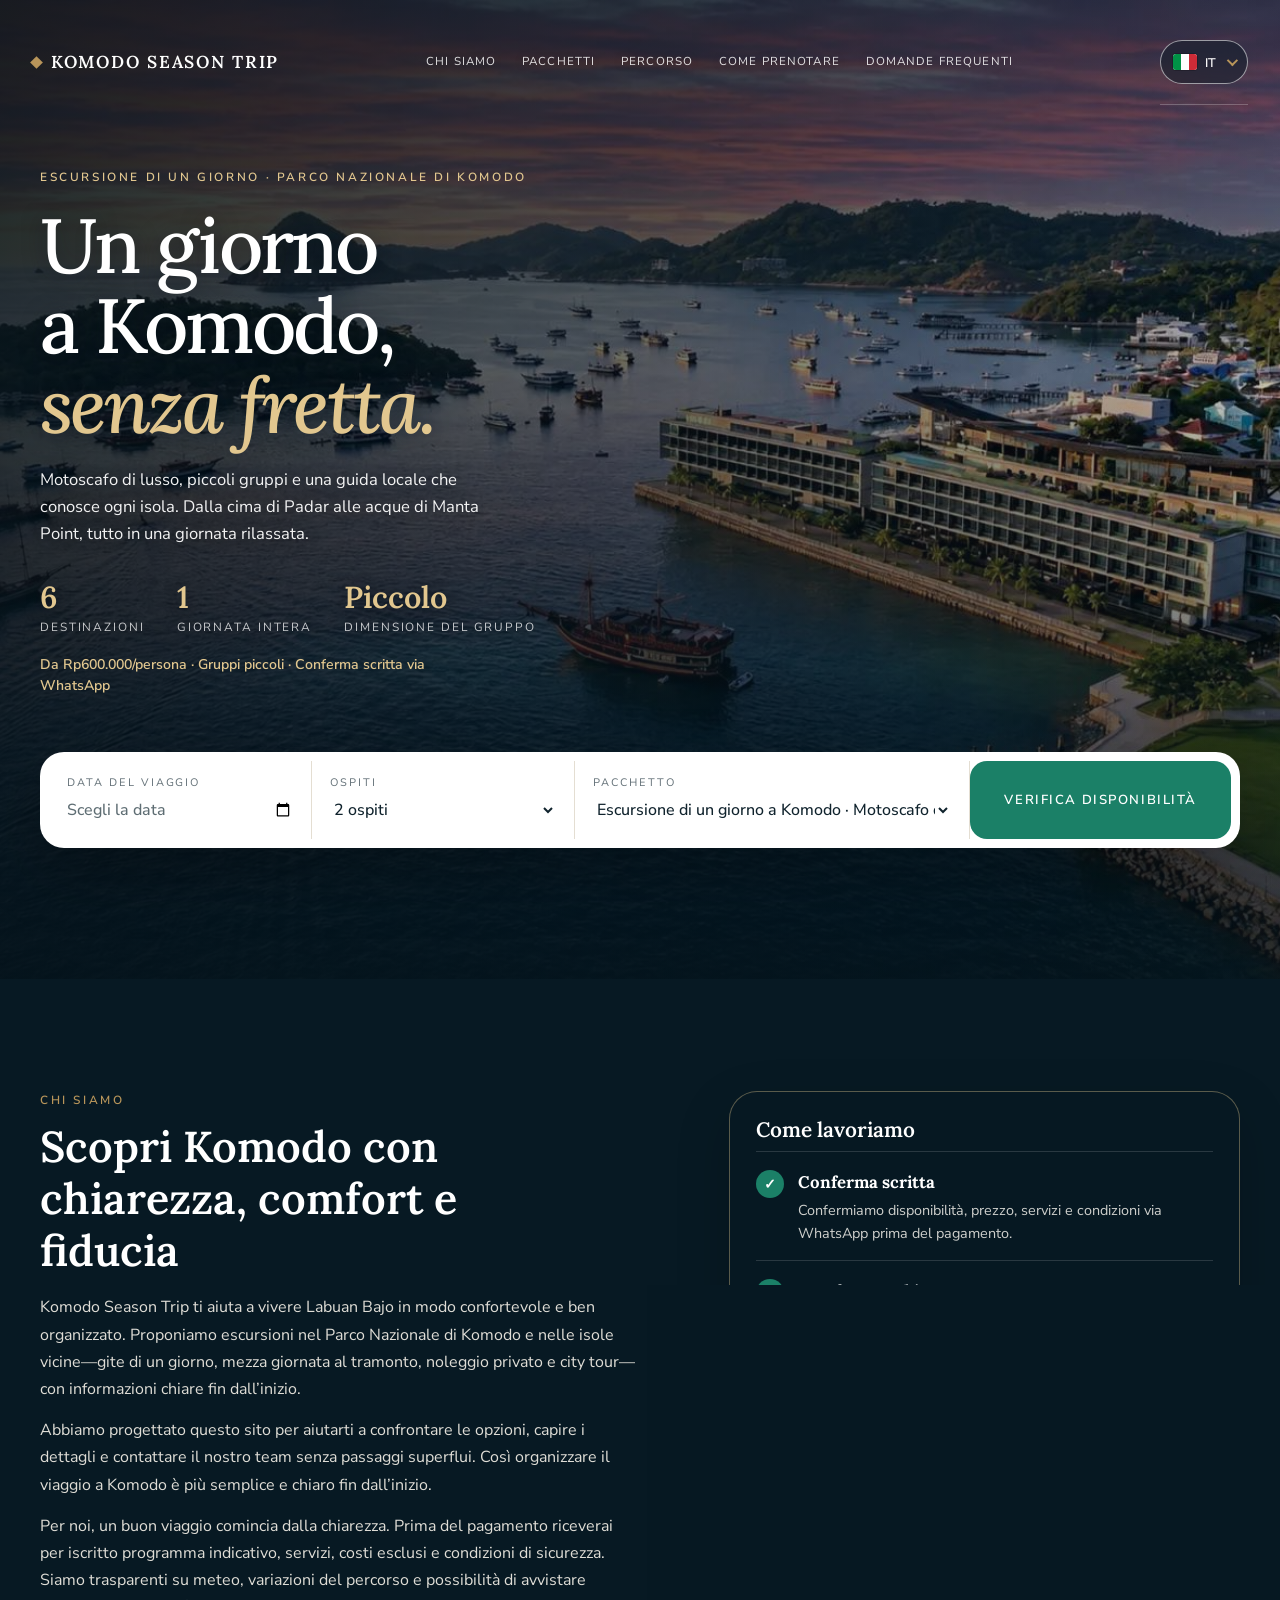
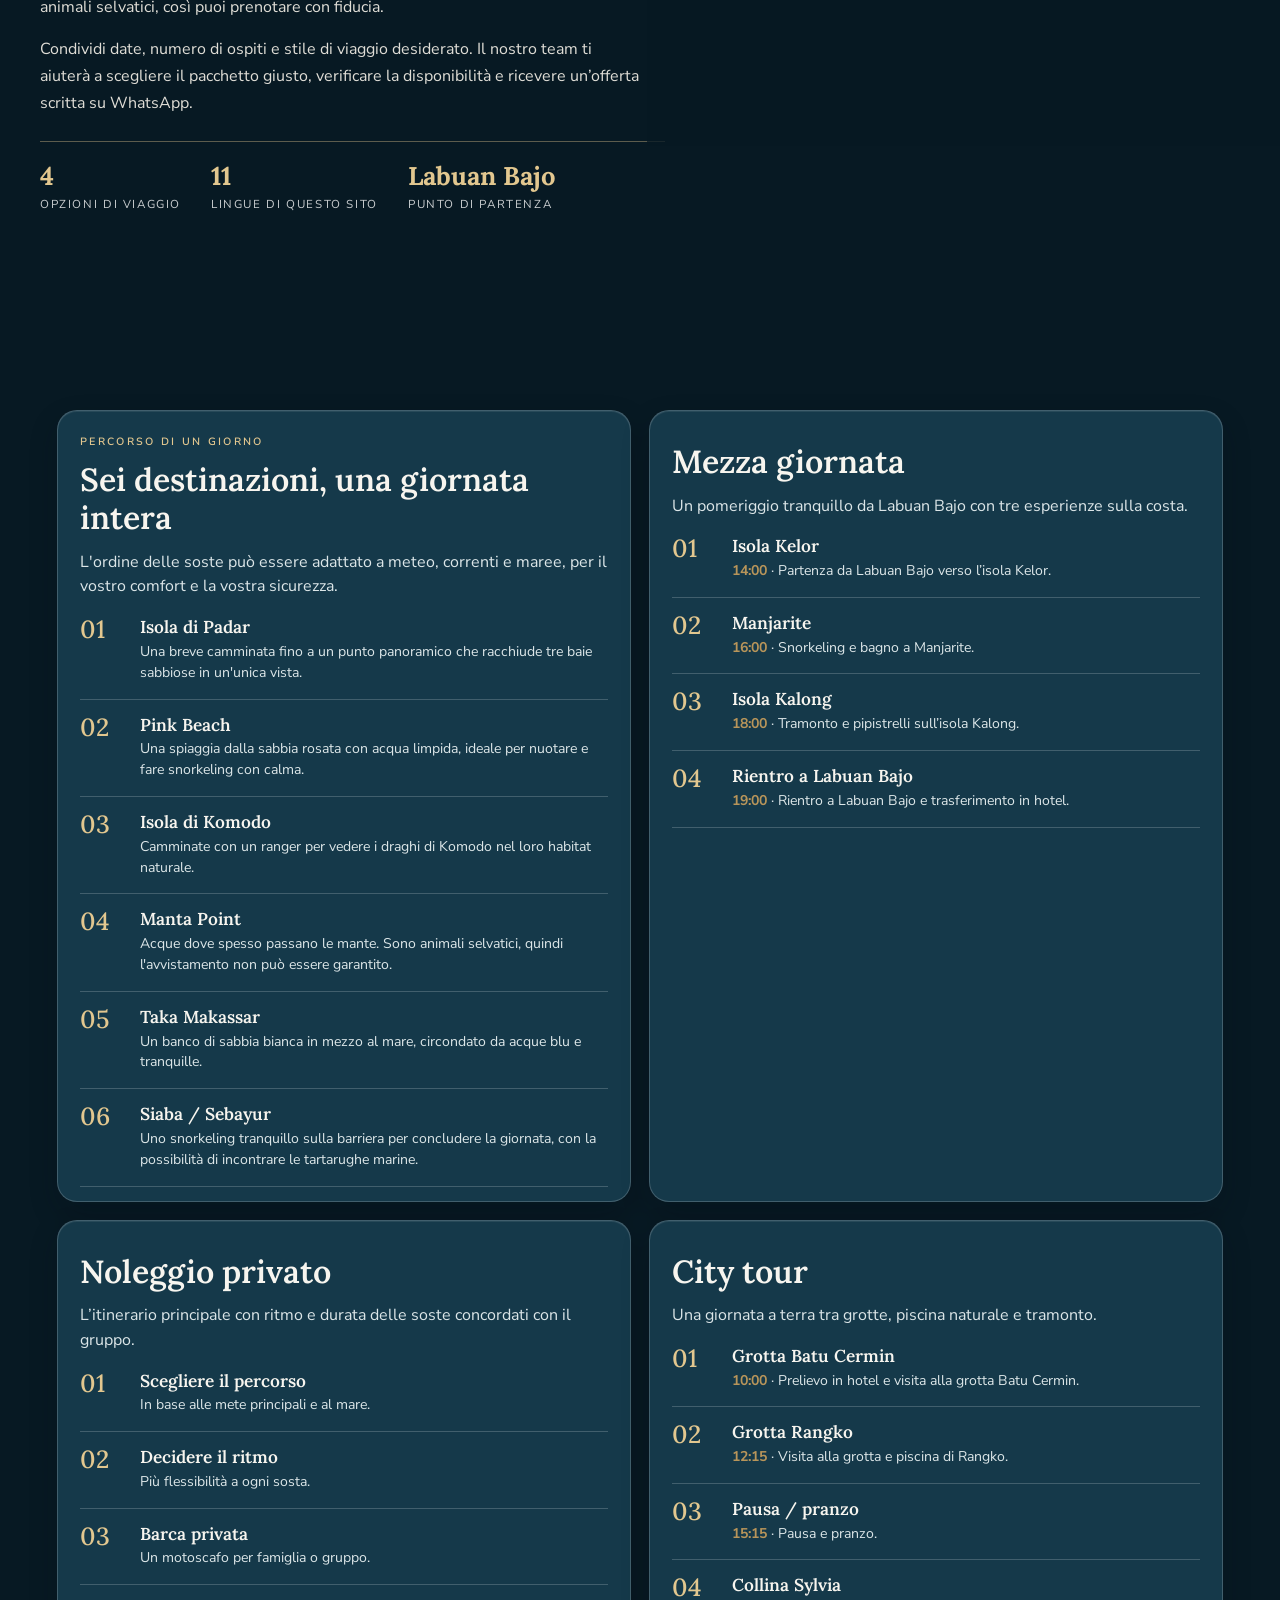
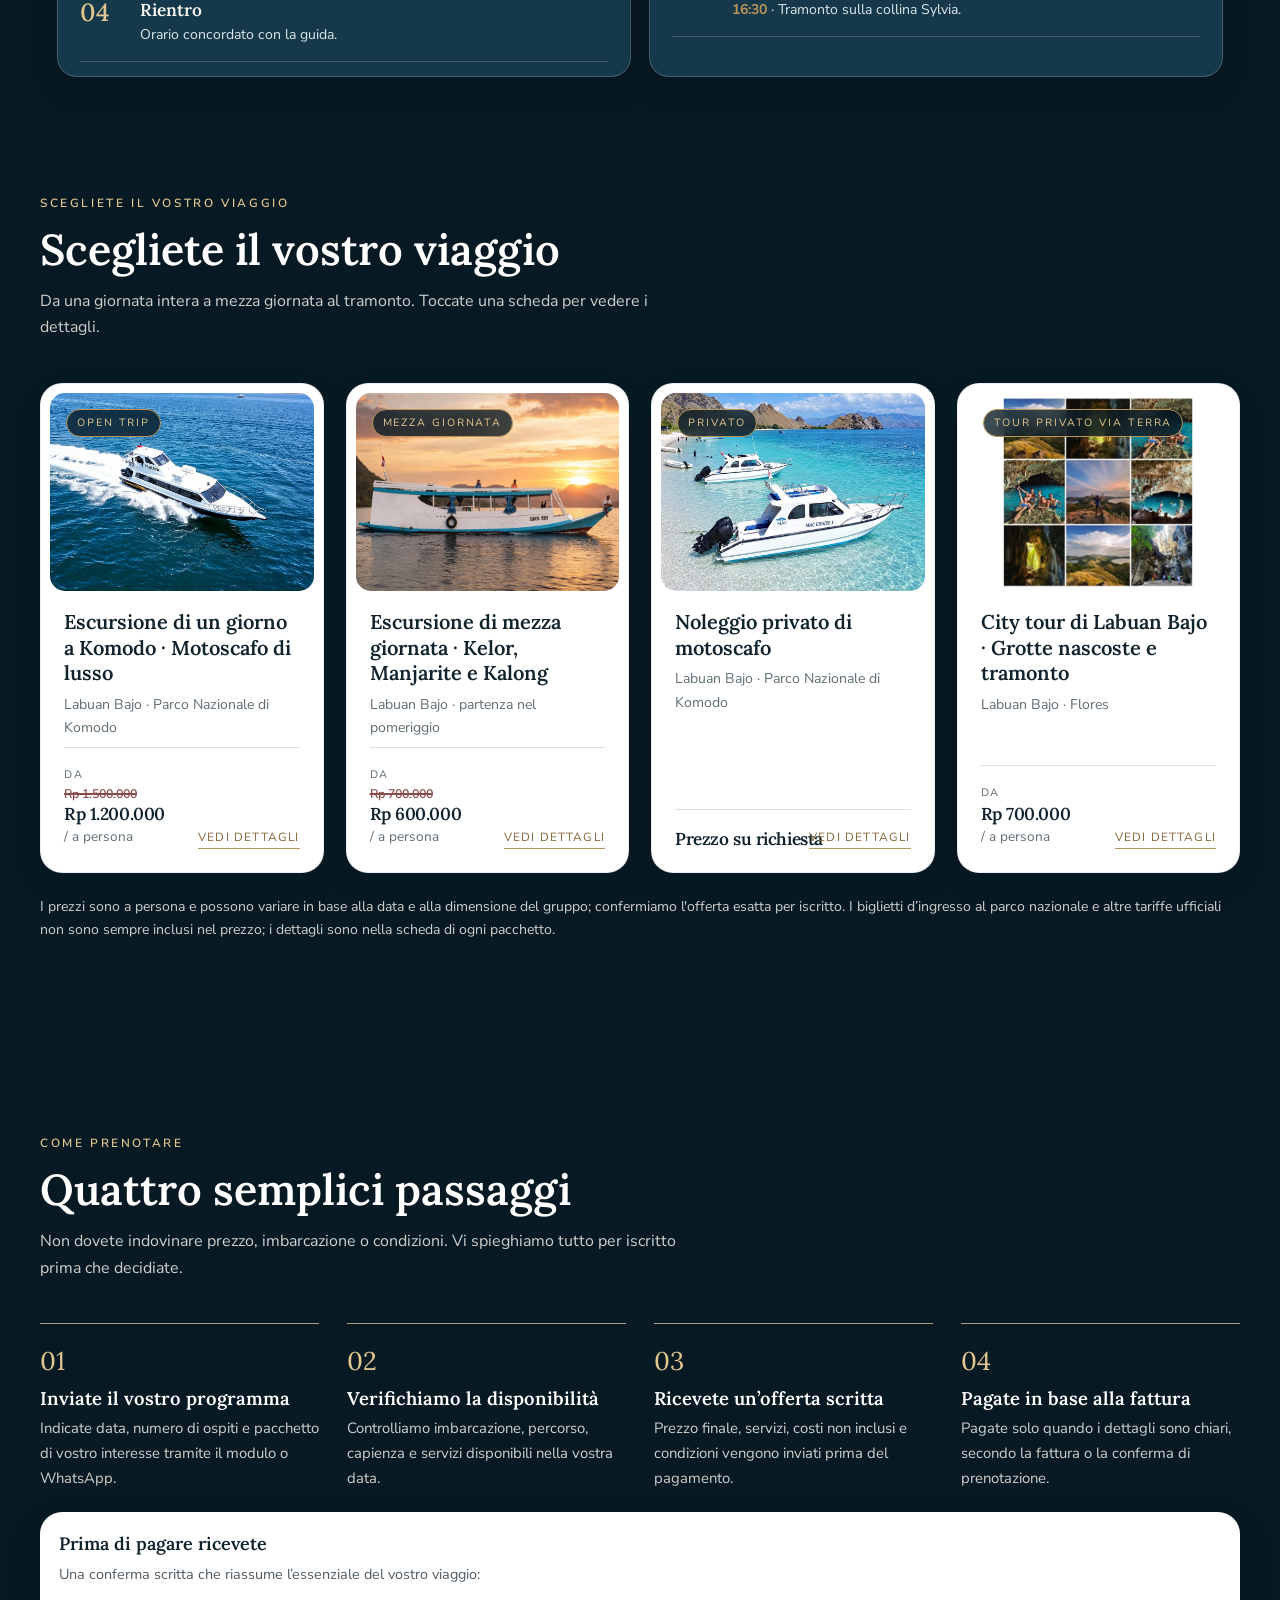
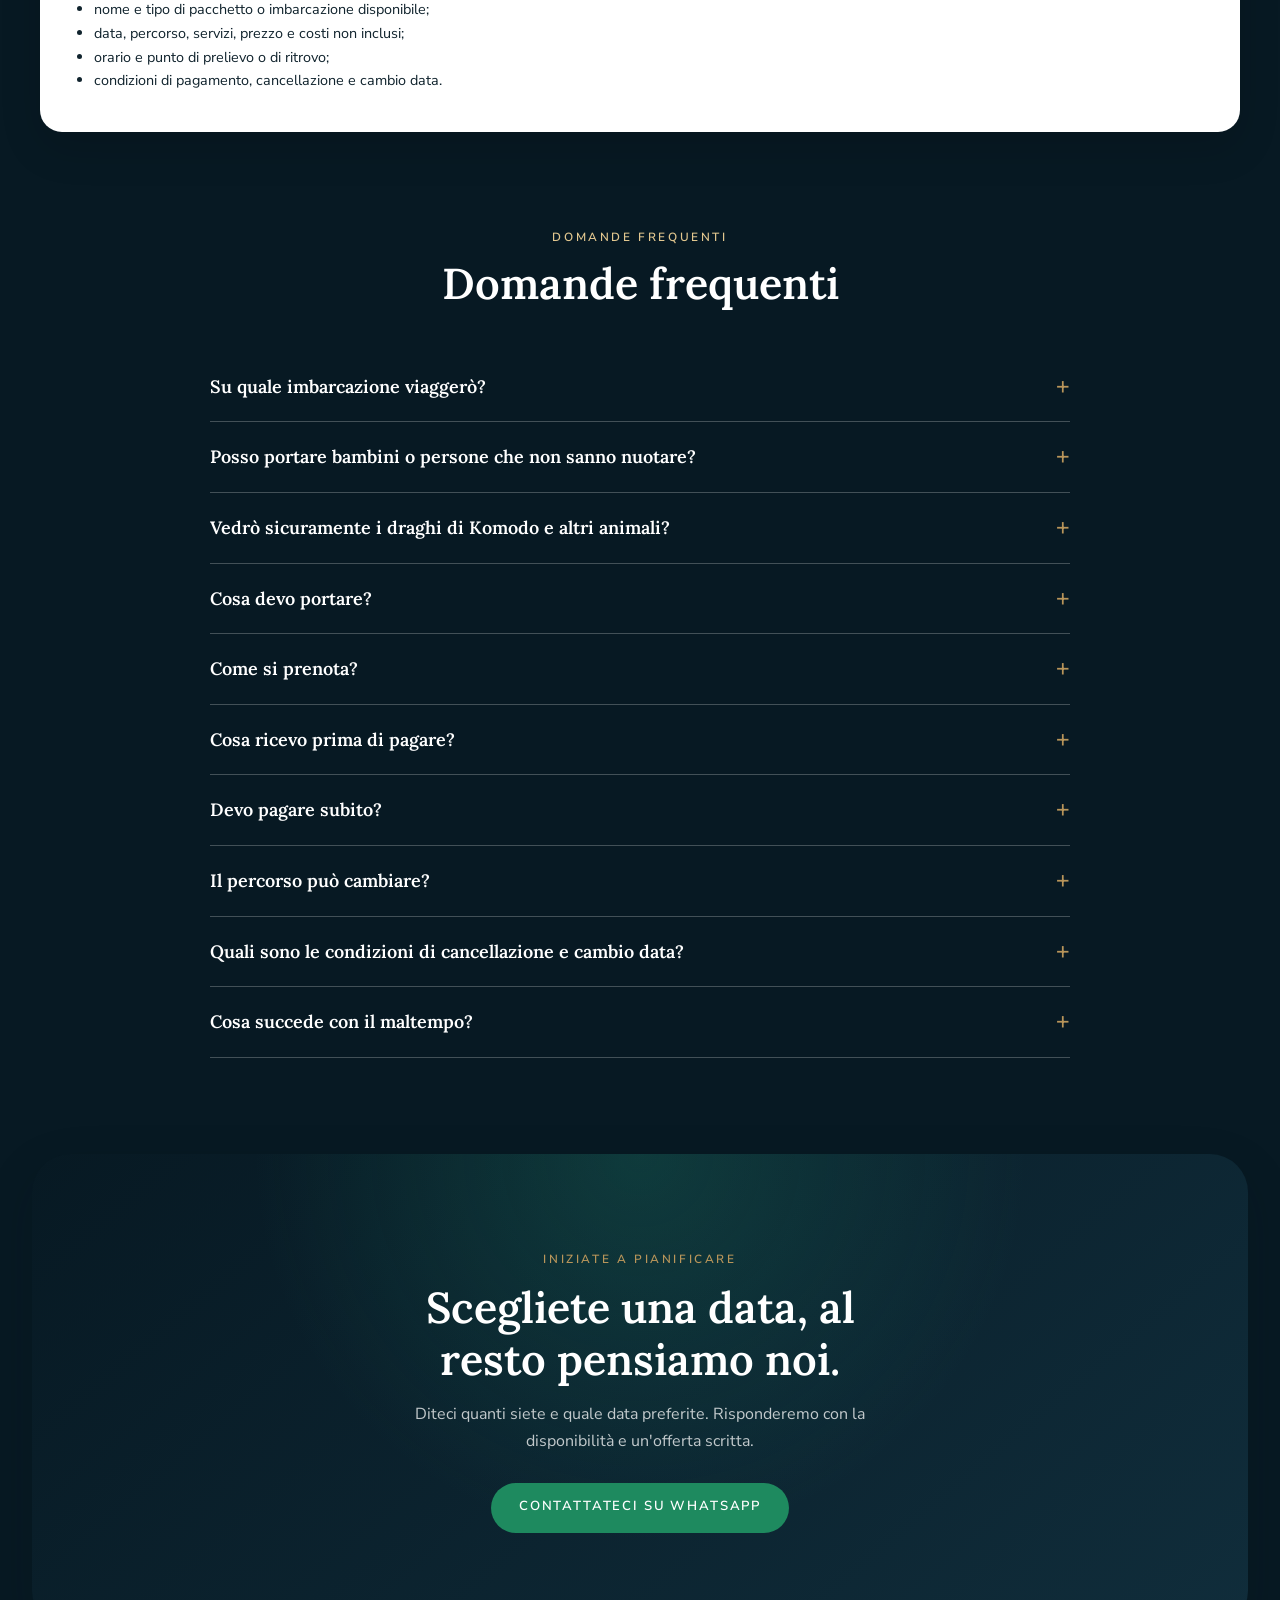
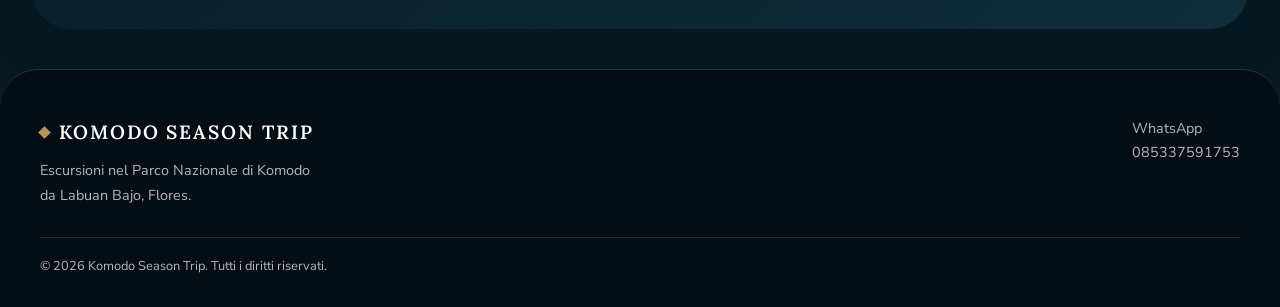
<file: it.html>
<!DOCTYPE html>
<html lang="it">
<head>
<meta charset="UTF-8">
<meta name="viewport" content="width=device-width, initial-scale=1, viewport-fit=cover">
<title>Escursioni all&#x27;isola di Komodo da Labuan Bajo | Komodo Season Trip</title>
<meta name="description" content="Escursioni nel Parco Nazionale di Komodo da Labuan Bajo: giornata intera in motoscafo di lusso, mezza giornata con tramonto sull&#x27;isola Kalong, noleggio privato e tour della grotta Rangko. Piccoli gruppi, prenotazione via WhatsApp.">
<meta name="robots" content="index,follow,max-image-preview:large">
<meta property="og:type" content="website"><meta property="og:site_name" content="Komodo Season Trip">
<meta property="og:title" content="Escursioni all&#x27;isola di Komodo da Labuan Bajo | Komodo Season Trip"><meta property="og:description" content="Escursioni nel Parco Nazionale di Komodo da Labuan Bajo: giornata intera in motoscafo di lusso, mezza giornata con tramonto sull&#x27;isola Kalong, noleggio privato e tour della grotta Rangko. Piccoli gruppi, prenotazione via WhatsApp.">
<meta property="og:locale" content="it_IT">
<meta property="og:locale:alternate" content="id_ID">
<meta property="og:locale:alternate" content="en_US">
<meta property="og:locale:alternate" content="zh_CN">
<meta property="og:locale:alternate" content="ms_MY">
<meta property="og:locale:alternate" content="ru_RU">
<meta property="og:locale:alternate" content="es_ES">
<meta property="og:locale:alternate" content="pt_PT">
<meta property="og:locale:alternate" content="de_DE">
<meta property="og:locale:alternate" content="fr_FR">
<meta property="og:locale:alternate" content="ar_AR">
<meta property="og:image" content="https://darwin9415.github.io/Web-trip2/hero.webp">
<meta name="twitter:card" content="summary_large_image">
<link rel="alternate" hreflang="id" href="https://darwin9415.github.io/Web-trip2/">
<link rel="alternate" hreflang="en" href="https://darwin9415.github.io/Web-trip2/en.html">
<link rel="alternate" hreflang="zh" href="https://darwin9415.github.io/Web-trip2/zh.html">
<link rel="alternate" hreflang="ms" href="https://darwin9415.github.io/Web-trip2/ms.html">
<link rel="alternate" hreflang="ru" href="https://darwin9415.github.io/Web-trip2/ru.html">
<link rel="alternate" hreflang="es" href="https://darwin9415.github.io/Web-trip2/es.html">
<link rel="alternate" hreflang="pt" href="https://darwin9415.github.io/Web-trip2/pt.html">
<link rel="alternate" hreflang="it" href="https://darwin9415.github.io/Web-trip2/it.html">
<link rel="alternate" hreflang="de" href="https://darwin9415.github.io/Web-trip2/de.html"><link rel="alternate" hreflang="fr" href="https://darwin9415.github.io/Web-trip2/fr.html"><link rel="alternate" hreflang="ar" href="https://darwin9415.github.io/Web-trip2/ar.html">
<link rel="alternate" hreflang="x-default" href="https://darwin9415.github.io/Web-trip2/">
<link rel="canonical" href="https://darwin9415.github.io/Web-trip2/it.html">
<meta property="og:url" content="https://darwin9415.github.io/Web-trip2/it.html">
<link rel="preconnect" href="https://fonts.googleapis.com">
<link rel="preconnect" href="https://fonts.gstatic.com" crossorigin>
<link href="https://fonts.googleapis.com/css2?family=Lora:ital,wght@0,500;0,600;0,700;1,500&family=Nunito+Sans:wght@400;500;600;700&display=swap" rel="stylesheet">
<script type="application/ld+json">{"@context": "https://schema.org", "@graph": [{"@type": "TravelAgency", "name": "Komodo Season Trip", "telephone": "+6285337591753", "areaServed": "Labuan Bajo, Flores, Indonesia", "description": "Escursioni nel Parco Nazionale di Komodo da Labuan Bajo: giornata intera in motoscafo di lusso, mezza giornata con tramonto sull'isola Kalong, noleggio privato e tour della grotta Rangko. Piccoli gruppi, prenotazione via WhatsApp."}, {"@type": "TouristTrip", "name": "Escursione di un giorno a Komodo · Motoscafo di lusso", "description": "Escursione aperta (condivisa) di un'intera giornata verso sei destinazioni del Parco Nazionale di Komodo in motoscafo turistico da Labuan Bajo: isola di Padar, Pink Beach, isola di Komodo, Manta Point, Taka Makassar e Siaba o Sebayur. Inclusi ritiro in hotel nell'area di Labuan Bajo, pranzo e guida locale.", "provider": {"@type": "TravelAgency", "name": "Komodo Season Trip"}, "offers": {"@type": "Offer", "priceCurrency": "IDR", "price": "1200000"}}, {"@type": "TouristTrip", "name": "Escursione di mezza giornata · Kelor, Manjarite e Kalong", "description": "Un'escursione rilassata di mezza giornata: si salpa da Labuan Bajo nel pomeriggio, sosta sulla spiaggia incontaminata dell'isola Kelor, snorkeling a Manjarite e chiusura con il tramonto e migliaia di volpi volanti sull'isola Kalong. Trasferimento da e per l'hotel incluso.", "provider": {"@type": "TravelAgency", "name": "Komodo Season Trip"}, "offers": {"@type": "Offer", "priceCurrency": "IDR", "price": "600000"}}, {"@type": "TouristTrip", "name": "Noleggio privato di motoscafo", "description": "Noleggiate un intero motoscafo solo per la vostra famiglia o il vostro gruppo. Il percorso segue il pacchetto principale, mentre ritmo e durata delle soste seguono i vostri desideri.", "provider": {"@type": "TravelAgency", "name": "Komodo Season Trip"}}, {"@type": "TouristTrip", "name": "City tour di Labuan Bajo · Grotte nascoste e tramonto", "description": "Una giornata privata alla scoperta dell'entroterra di Labuan Bajo: la grotta Batu Cermin, un bagno nella limpida pozza della grotta Rangko e il tramonto sulla collina Sylvia. Tre esperienze in un solo viaggio per 2–6 ospiti.", "provider": {"@type": "TravelAgency", "name": "Komodo Season Trip"}, "offers": {"@type": "Offer", "priceCurrency": "IDR", "price": "700000"}}]}</script>
<style>
:root{--navy:#08151f;--navy2:#0f2a3c;--gold:#b8955a;--gold2:#dcc08c;--ivory:#f6f3ed;--stone:#ebe5d9;--ink:#101c27;--muted:#67727c;--line:#e0d9ca;
--serif:"Lora",Georgia,"Times New Roman",serif;--sans:"Nunito Sans","Segoe UI",Arial,sans-serif}
*{box-sizing:border-box;margin:0;padding:0}
html{scroll-behavior:smooth}
body{font-variant-numeric:lining-nums;font-family:var(--sans);background:var(--ivory);color:var(--ink);line-height:1.65;font-size:16px;-webkit-font-smoothing:antialiased}
a{color:inherit;text-decoration:none}
svg{display:block}
:focus-visible{outline:2px solid var(--gold);outline-offset:3px}
.wrap{width:min(1140px,90%);margin-inline:auto}
.hide{display:none!important}
.eyebrow{font-size:.74rem;letter-spacing:.22em;text-transform:uppercase;color:var(--gold);font-weight:600}
h1,h2,h3{font-family:var(--serif);font-weight:600;letter-spacing:0;line-height:1.2}
h2{font-size:clamp(1.8rem,3.8vw,2.7rem)}
.btn{display:inline-block;background:var(--gold);color:#08151f;border:0;border-radius:2px;padding:14px 28px;font:600 .82rem var(--sans);letter-spacing:.14em;text-transform:uppercase;cursor:pointer;transition:background .2s}
.btn:hover{background:var(--gold2)}
.btn.ghost{background:transparent;color:inherit;border:1px solid currentColor}
.btn.ghost:hover{background:rgba(184,149,90,.12)}

/* header */
header.top{position:absolute;inset:0 0 auto;z-index:10;color:#fff}
.top .wrap{display:flex;align-items:center;justify-content:space-between;padding-block:24px;gap:20px}
.logo{font-family:var(--serif);font-size:1.15rem;font-weight:600;letter-spacing:.12em;text-transform:uppercase;display:flex;align-items:center;gap:12px}
.logo i{width:9px;height:9px;background:var(--gold);transform:rotate(45deg)}
nav.menu{display:flex;gap:34px;font-size:.82rem;letter-spacing:.12em;text-transform:uppercase}
nav.menu a{opacity:.85;padding:4px 0;border-bottom:1px solid transparent}
nav.menu a:hover{opacity:1;border-color:var(--gold)}
.top .btn{padding:10px 20px}
@media(max-width:860px){nav.menu{display:none}}

/* hero */
.hero{position:relative;color:#fff;min-height:720px;padding:190px 0 0;overflow:hidden;background:#08151f center/cover no-repeat}
.glow{position:absolute;right:10%;top:150px;width:420px;height:420px;border-radius:50%;background:radial-gradient(circle,rgba(220,192,140,.55),rgba(184,149,90,0) 66%);pointer-events:none}
.hero svg.scene{position:absolute;left:0;right:0;bottom:0;width:100%;height:42%;min-height:200px}
.hero .wrap{position:relative;z-index:2}
.hero h1{font-size:clamp(2.4rem,6vw,4.7rem);max-width:12ch;margin-top:18px;font-weight:500}
.hero h1 em{color:var(--gold2);font-style:italic}
.hero .lead{margin-top:22px;max-width:50ch;font-size:1.06rem;color:rgba(255,255,255,.82)}
.facts{display:flex;gap:34px;margin-top:34px;flex-wrap:wrap}
.facts div b{display:block;font-family:var(--serif);font-size:1.8rem;font-weight:600;color:var(--gold2);line-height:1}
.facts div span{font-size:.74rem;letter-spacing:.16em;text-transform:uppercase;opacity:.75}
.cari{position:relative;z-index:3;margin-top:56px;margin-bottom:-52px;background:#fff;color:var(--ink);padding:10px;display:grid;grid-template-columns:1fr 1fr 1.5fr auto;gap:0;box-shadow:0 30px 60px rgba(4,12,20,.35)}
.cari > div{padding:12px 20px;border-right:1px solid var(--line)}
.cari label{display:block;font-size:.68rem;letter-spacing:.18em;text-transform:uppercase;color:var(--muted);margin-bottom:2px}
.cari input,.cari select{width:100%;border:0;background:transparent;font:500 1rem var(--sans);color:var(--ink);padding:4px 0}
.cari .btn{align-self:stretch;border-radius:0;padding-inline:34px}
@media(max-width:900px){.cari{grid-template-columns:1fr 1fr;margin-bottom:-90px}.cari > div{border-bottom:1px solid var(--line)}.cari .btn{grid-column:1/-1;padding-block:16px}}
@media(max-width:520px){.cari{grid-template-columns:1fr}.cari > div{border-right:0}}


section{padding-block:80px}
.sec-head{max-width:640px;margin-bottom:42px}
.sec-head p{color:var(--muted);margin-top:12px}

/* paket */
.cards{display:grid;grid-template-columns:repeat(4,1fr);gap:24px}
@media(max-width:1100px){.cards{grid-template-columns:1fr 1fr}}
@media(max-width:620px){.cards{grid-template-columns:1fr}}
.card{background:#fff;border:1px solid var(--line);cursor:pointer;display:flex;flex-direction:column;transition:transform .25s,box-shadow .25s}
.card:hover{transform:translateY(-4px);box-shadow:0 22px 40px rgba(8,21,31,.12)}
.thumb{height:220px;position:relative;display:grid;place-items:center;color:var(--gold2)}
.has-photo{background-size:cover;background-position:center}.has-photo svg{display:none}
.t1{background:linear-gradient(145deg,#0f2a3c,#08151f)}
.t2{background:linear-gradient(145deg,#14485a,#0a2233)}
.t3{background:linear-gradient(145deg,#1d3a4a,#0a1b27)}
.thumb svg{width:84px;height:84px;opacity:.9}
.tag{position:absolute;left:16px;top:16px;background:rgba(8,21,31,.6);backdrop-filter:blur(4px);font-size:.66rem;letter-spacing:.18em;text-transform:uppercase;border:1px solid var(--gold);color:var(--gold2);padding:4px 10px}
.card .body{padding:24px;display:flex;flex-direction:column;gap:6px;flex:1}
.card h3{font-size:1.25rem}
.where{color:var(--muted);font-size:.88rem}
.score{font-size:.88rem;color:var(--muted)}.score b{color:var(--gold)}
.meta{margin-top:auto;padding-top:18px;border-top:1px solid var(--line);display:flex;justify-content:space-between;align-items:end;gap:10px}
.price small{display:block;font-size:.68rem;letter-spacing:.16em;text-transform:uppercase;color:var(--muted)}
.meta .price{display:flex;flex-direction:column;align-items:flex-start;gap:2px;min-width:0}.meta .price .price-old{display:block!important;margin:0;color:#8b4b4b;font-family:var(--sans);font-size:.86rem;font-weight:600;line-height:1.25;text-decoration-line:line-through;text-decoration-color:#8b4b4b;text-decoration-thickness:2px;white-space:nowrap}.meta .price strong{display:block;color:var(--ink);font-size:1.4rem;line-height:1.2}.price .price-old{display:block;margin:2px 0 0;color:var(--muted);font-size:.82rem;font-weight:500;line-height:1.2;text-decoration:line-through;text-decoration-thickness:1.5px}.price strong{font-family:var(--serif);font-size:1.35rem;font-weight:600}
.price em{font-style:normal;color:var(--muted);font-size:.85rem}
.more{font-size:.74rem;letter-spacing:.16em;text-transform:uppercase;color:var(--gold);border-bottom:1px solid var(--gold)}
.note{margin-top:22px;font-size:.88rem;color:var(--muted)}

/* rute */
.rute{background:linear-gradient(135deg,#fbfaf5 0%,#f7f5ed 48%,#eef5f2 100%);border:1px solid rgba(184,149,90,.22);box-shadow:0 18px 44px rgba(8,21,31,.10)}
.rgrid{display:grid;grid-template-columns:.9fr 1.1fr;gap:60px}
@media(max-width:860px){.rgrid{grid-template-columns:1fr;gap:30px}}
.rgrid .sec-head{position:sticky;top:40px;align-self:start}
@media(max-width:860px){.rgrid .sec-head{position:static}}
.stops{list-style:none}
.stops li{display:grid;grid-template-columns:70px 1fr;gap:16px;padding:22px 0;border-bottom:1px solid var(--line)}
.stops li:first-child{padding-top:0}
.stops b{font-family:var(--serif);font-size:1.9rem;color:var(--gold);line-height:1;font-weight:500}
.stops h3{font-size:1.25rem}
.stops p{color:var(--muted);font-size:.96rem;margin-top:4px}
.route-swipe-hint{display:flex;align-items:center;justify-content:center;gap:10px;width:max-content;max-width:100%;margin:14px auto 0;padding:7px 14px;border:1px solid rgba(184,149,90,.3);border-radius:999px;background:rgba(255,255,255,.74);color:var(--muted);font-size:.8rem;line-height:1.4;text-align:center}.route-swipe-hint span{color:var(--gold);font-size:1.15rem;font-weight:700}
.route-time{font-weight:700;color:var(--gold);white-space:nowrap}
.route-slides{display:block;width:100%;max-width:100%;height:auto;max-height:min(62vh,620px);min-height:0;overflow-x:hidden;overflow-y:auto;overscroll-behavior:auto;-webkit-overflow-scrolling:touch;scrollbar-width:thin;scrollbar-color:var(--gold) transparent;margin:0;padding:0 14px 8px;background:linear-gradient(180deg,rgba(255,255,255,.88),rgba(239,246,242,.78));border:1px solid rgba(184,149,90,.2);border-radius:22px;box-shadow:inset 0 1px 0 rgba(255,255,255,.85)}.route-slides::-webkit-scrollbar{width:8px}.route-slides::-webkit-scrollbar-thumb{background:var(--gold);border:2px solid rgba(255,255,255,.75);border-radius:8px}.route-slides::-webkit-scrollbar-track{background:rgba(224,217,202,.35);border-radius:8px}

.route-slide{display:block;width:100%;background:transparent;border:0;border-radius:0;padding:0}.route-slide+.route-slide{margin-top:30px;padding-top:30px;border-top:1px solid var(--line)}
.route-slide-grid{display:block;width:100%;background:transparent;border:0;border-radius:0;padding:0;box-shadow:none}
.route-slide .sec-head{margin-bottom:0}
.route-slide .sec-head h2{margin-top:10px;color:var(--ink)}
.route-slide .sec-head p{color:var(--muted);margin-top:12px}
.route-slide .eyebrow{font-size:.66rem;color:var(--gold)}
.route-stops{list-style:none;margin:0;padding:0}
.route-stops li{display:grid;grid-template-columns:70px 1fr;gap:16px;padding:22px 0;border-bottom:1px solid var(--line)}
.route-stops li:first-child{padding-top:0}
.route-stops b{font-family:var(--serif);font-size:1.9rem;color:var(--gold);line-height:1;font-weight:500}
.route-stops h3{font-size:1.25rem;margin:0;color:var(--ink)}
.route-stops p{color:var(--muted);font-size:.96rem;margin-top:4px;line-height:1.55}
@media(max-width:860px){.route-stops li{grid-template-columns:58px 1fr}}
@media(max-width:700px){.route-slides{max-height:min(58vh,520px);overflow-y:auto;padding:0 12px 8px}}



/* cara pesan */
.steps{display:grid;grid-template-columns:repeat(4,1fr);gap:28px;counter-reset:s}
@media(max-width:900px){.steps{grid-template-columns:repeat(2,1fr)}}
@media(max-width:520px){.steps{grid-template-columns:1fr}}
.step{counter-increment:s;border-top:1px solid var(--gold);padding-top:16px}
.step::before{content:"0" counter(s);font-family:var(--serif);font-size:1.6rem;color:var(--gold)}
.step h3{font-size:1.15rem;margin:4px 0 6px}
.step p{color:var(--muted);font-size:.93rem}

/* faq */
.faq{max-width:820px;margin-inline:auto}
details{border-bottom:1px solid var(--line);padding:20px 0}
summary{cursor:pointer;list-style:none;display:flex;justify-content:space-between;gap:16px;font-family:var(--serif);font-size:1.12rem;font-weight:600}
summary::-webkit-details-marker{display:none}
summary::after{content:"+";color:var(--gold);font-size:1.6rem;line-height:1}
details[open] summary::after{content:"–"}
details p{color:var(--muted);margin-top:10px;max-width:66ch}

/* cta */
.cta{background:linear-gradient(135deg,var(--navy),var(--navy2));color:#fff;text-align:center}
.cta h2{max-width:18ch;margin:12px auto 0}
.cta p{color:rgba(255,255,255,.75);margin:16px auto 28px;max-width:48ch}
footer.foot{background:#050e15;color:rgba(255,255,255,.7);padding:46px 0 30px;font-size:.9rem}
.foot .row{display:flex;justify-content:space-between;flex-wrap:wrap;gap:24px}
.foot .logo{color:#fff;font-size:1.2rem}
.foot a:hover{color:var(--gold2)}
.foot .copy{margin-top:30px;padding-top:18px;border-top:1px solid rgba(255,255,255,.12);font-size:.8rem}

/* panel detail – modal full dengan sudut membulat */
.overlay{
  position:fixed;inset:0;z-index:50;
  background:rgba(0,0,0,.4);
  opacity:0;visibility:hidden;
  transition:opacity .25s ease,visibility .25s ease;
}
.overlay.on{opacity:1;visibility:visible}
.panel{
  position:fixed;
  left:50%;
  top:50%;
  right:auto;bottom:auto;
  width:min(1100px,calc(100vw - 40px));
  max-width:calc(100vw - 40px);
  height:min(92vh,900px);
  max-height:min(92vh,900px);
  background:#fff;
  z-index:60;
  transform:translate(-50%,-46%) scale(.985);
  opacity:0;visibility:hidden;
  transition:transform .28s ease,opacity .28s ease,visibility .28s ease;
  display:flex;flex-direction:column;
  border-radius:24px;
  overflow:hidden;
  box-shadow:0 28px 70px rgba(8,21,31,.32);
  color:var(--ink);
  pointer-events:none;
}
.panel.on{
  transform:translate(-50%,-50%) scale(1);
  opacity:1;visibility:visible;
  pointer-events:auto;
}
.panel .scroll{overflow-y:auto;flex:1;min-height:0;-webkit-overflow-scrolling:touch;padding-bottom:12px}
.p-hero{height:auto;aspect-ratio:16/9;max-height:320px;position:relative;display:grid;place-items:center;color:var(--gold2);margin:0;border-radius:0}
.p-hero.has-photo{background-size:cover;background-position:center}
.p-hero.gal{aspect-ratio:16/9;max-height:340px}
.p-hero svg{width:100px;height:100px}
.p-close{
  position:absolute;right:16px;top:16px;z-index:5;
  width:42px;height:42px;border-radius:50%;
  border:1px solid rgba(255,255,255,.5);
  background:rgba(8,21,31,.55);color:#fff;
  font-size:1.45rem;cursor:pointer;line-height:1;
  display:grid;place-items:center;
  transition:background .2s,border-color .2s;
}
.p-close:hover{background:rgba(8,21,31,.85);border-color:var(--gold)}
.p-body{padding:26px 32px 10px}
.p-body h2{font-size:1.75rem;color:var(--ink)}
.p-sub{color:var(--muted);margin-top:4px}
.p-score{margin-top:10px;color:var(--muted);font-size:.9rem}.p-score b{color:var(--gold)}
.p-body p.desc{margin-top:16px;max-width:70ch}
.p-body h3{font-size:1.15rem;margin:26px 0 12px;color:var(--ink)}
.spec{display:grid;grid-template-columns:1fr 1fr;gap:1px;background:var(--line);border:1px solid var(--line);border-radius:16px;overflow:hidden}
.spec div{background:#fff;padding:14px 16px}
.spec small{display:block;color:var(--muted);font-size:.66rem;letter-spacing:.16em;text-transform:uppercase}
.spec b{font-size:.95rem;font-weight:500}
.tiers{grid-template-columns:repeat(3,1fr)}.tiers b{font-family:var(--serif);font-size:1.1rem;font-weight:600}
.chips{display:flex;flex-wrap:wrap;gap:8px;list-style:none}
.chips li{border:1px solid var(--line);padding:5px 14px;font-size:.84rem;border-radius:999px}
.itin{list-style:none;border-left:1px solid var(--gold);margin:0 0 0 6px;max-width:100%}.itin li{display:grid;grid-template-columns:max-content minmax(0,1fr);align-items:start;column-gap:16px;padding:0 0 10px 20px;position:relative;width:fit-content;max-width:100%}.itin li::before{content:"";position:absolute;left:-5px;top:7px;width:9px;height:9px;background:var(--gold);transform:rotate(45deg)}.itin b{font-weight:700;font-size:.92rem;letter-spacing:.01em;white-space:nowrap}.itin span{color:var(--muted);font-size:.9rem;min-width:0}
.pinc{display:grid;grid-template-columns:1fr 1fr;gap:16px}
@media(max-width:480px){.pinc{grid-template-columns:1fr}}
.pinc ul{list-style:none;font-size:.9rem}
.pinc li{padding:4px 0 4px 20px;position:relative}
.pinc .y li::before{content:"✓";color:var(--gold);position:absolute;left:0;font-weight:700}
.pinc .n li::before{content:"–";color:var(--muted);position:absolute;left:3px}
.book{
  border-top:1px solid var(--line);
  padding:16px 28px 20px;
  display:flex;align-items:center;gap:14px;
  background:#fff;flex-shrink:0;flex-wrap:wrap;
}
.book .price{flex:1;min-width:120px}
.book input[type=date]{border:1px solid var(--line);padding:10px 12px;font:inherit;background:#fff;max-width:170px;border-radius:12px}
.book .btn{padding:12px 22px;border-radius:999px}
@media(max-width:700px){
  .panel{
    width:calc(100vw - 16px);
    max-width:calc(100vw - 16px);
    height:min(94vh,100%);
    max-height:min(94vh,100%);
    border-radius:20px;
  }
  /* Keep the 16:9 ratio on photo slides on small screens. */
  .p-hero,.p-hero.gal{max-height:none}
  .book input[type=date]{flex:1;max-width:none}
  .p-body{padding:18px 18px 8px}
  .p-body h2{font-size:1.4rem}
  .p-body p.desc{max-width:none}
}
body.lock{overflow:hidden}

/* dialog pesanan */
dialog.od{border:0;width:min(480px,94vw);padding:0;margin:auto;color:var(--ink);background:#fff}
dialog.od::backdrop{background:rgba(4,12,20,.65)}
.od form,.od .o-done{padding:30px;display:grid;gap:14px}
.od h2{font-size:1.65rem}
.od .o-boat{color:var(--gold);font-weight:600;margin-top:-6px}
.od label{display:block;font-size:.68rem;letter-spacing:.16em;text-transform:uppercase;color:var(--muted);margin-bottom:4px}
.od input,.od textarea{width:100%;border:1px solid var(--line);padding:11px 12px;font:inherit;background:#fff;color:var(--ink)}
.od textarea{min-height:76px;resize:vertical}
.o-two{display:grid;grid-template-columns:1fr 1fr;gap:12px}
@media(max-width:420px){.o-two{grid-template-columns:1fr}}
.o-err{color:#b3261e;font-size:.9rem}
.o-act{display:flex;gap:10px;justify-content:flex-end;flex-wrap:wrap}
.od .btn.ghost{color:var(--ink)}

/* foto latar hero (tertanam, tidak perlu file terpisah) */
.hero{background-image:linear-gradient(90deg,rgba(8,21,31,.78) 0%,rgba(8,21,31,.45) 55%,rgba(8,21,31,.2) 100%),linear-gradient(180deg,rgba(8,21,31,.55) 0%,rgba(8,21,31,0) 30%,rgba(8,21,31,0) 62%,rgba(8,21,31,.7) 100%),url(hero.webp);background-position:center 55%}
.hero h1{max-width:15ch;text-wrap:balance;text-shadow:0 2px 24px rgba(4,12,20,.45)}
.hero .lead,.facts{text-shadow:0 1px 14px rgba(4,12,20,.5)}
/* header rapi di layar menengah */
.logo{white-space:nowrap;font-size:1.3rem;letter-spacing:.12em}
nav.menu{gap:28px}nav.menu a,.top .btn{white-space:nowrap}
@media(max-width:980px){nav.menu{display:none}}

/* ===== bingkai melengkung & foto sesuai bingkai ===== */
.btn{border-radius:999px}
.top .btn.ghost{border-radius:999px}
.hero{border-radius:0}
.cari{border-radius:30px}.cari .btn{border-radius:22px}
.card{border-radius:26px;overflow:hidden;padding:12px}
.card .body{padding:18px 10px 8px}
.thumb{height:auto;aspect-ratio:4/3;border-radius:0}
.tag{border-radius:999px}
.panel{/* side radius disabled – using centered modal */}
.p-hero{/* aspect handled in modal panel CSS */}
.spec{border-radius:18px;overflow:hidden}
.chips li{border-radius:999px}
.book input[type=date],.od input,.od textarea{border-radius:14px}
dialog.od{border-radius:30px;overflow:hidden}
.rute,.cta{margin-inline:clamp(10px,2.5vw,36px);border-radius:38px}
.rute{border:1px solid var(--line)}
footer.foot{border-radius:38px 38px 0 0;margin-top:40px}
@media(max-width:600px){.panel{/* bottom sheet radius disabled */}}

/* ===== foto utama: bingkai persegi (tidak melengkung), rasio 4:3 pas dengan foto ===== */
.card{padding:10px}
.card .body{padding:20px 14px 14px}
.thumb{border-radius:0}
.p-hero{margin:14px 14px 0;border-radius:0;max-height:none}
/* foto selalu memenuhi frame (menimpa rule .t1/.t2 yang me-reset ukuran latar) */
.thumb.has-photo,.p-hero.has-photo{background-size:cover;background-position:center;background-repeat:no-repeat}
.thumb.has-photo.fit-contain,.p-hero.has-photo.fit-contain{background-size:contain;background-color:#fff}

/* ===== latar situs: foto Padar (sedikit blur) + warna huruf menyesuaikan ===== */
body{background:#0a1620;color:#f6f3ed}
body::before{content:"";position:fixed;inset:0;z-index:-1;background:linear-gradient(rgba(8,21,31,.46),rgba(8,21,31,.62)),url(bg.webp) center/cover no-repeat}
.pil h3,.sec-head h2,.step h3,summary{color:#fff}
.pil p,.sec-head p,.note,.step p,details p{color:rgba(246,243,237,.84)}
.pil b,.step::before{color:var(--gold2)}
.pil,.step{border-top-color:var(--gold2)}
#paket .eyebrow,#cara .eyebrow,#faq .eyebrow{color:var(--gold2)}
details{border-bottom-color:rgba(255,255,255,.24)}
.card,.rute,.panel{color:var(--ink)}
.card h3,.rute h2,.rute h3,.panel h2,.panel h3{color:var(--ink)}
.rute .sec-head p{color:var(--muted)}
.rute .eyebrow{color:var(--gold)}
/* tombol Cek ketersediaan: hijau */
.cari .btn{background:#1e8a5f;color:#fff}
.cari .btn:hover{background:#17724f}

/* ===== kotak pencarian di hero: tampil penuh & rapi di HP ===== */
html{overflow-x:hidden}
.hs{height:70px}
.cari>div{min-width:0}
.cari input,.cari select{min-width:0;max-width:100%}
.dph{position:relative}
.dph span{position:absolute;left:0;top:50%;transform:translateY(-50%);pointer-events:none;color:var(--muted);font-weight:500}
.dph.has span,.dph:focus-within span{display:none}
.dph:not(.has) input:not(:focus){color:transparent}
@media(max-width:900px){
  .hero{padding-top:150px}
  .hs{height:40px}
  .cari{grid-template-columns:1fr 1fr;margin-top:40px;margin-bottom:0;padding:8px;border-radius:26px}
  .cari>div{padding:10px 14px;border-right:0;border-bottom:1px solid var(--line)}
  .cari>div:nth-child(1){border-right:1px solid var(--line)}
  .cari>div:nth-child(3){grid-column:1/-1}
  .cari .btn{grid-column:1/-1;margin-top:8px;padding:16px;border-radius:20px}
}
@media(max-width:520px){
  .cari{grid-template-columns:1fr}
  .cari>div:nth-child(1){border-right:0}
}

/* ===== semua tombol WhatsApp berwarna hijau ===== */
a.btn[data-wa],#p-wa,#o-wa{background:#1e8a5f!important;color:#fff!important;border:0!important}
a.btn[data-wa]:hover,#p-wa:hover,#o-wa:hover{background:#17724f!important}
/* ===== bar pemesanan di panel: rapi di HP ===== */
.book .price strong,.book .price em{white-space:nowrap}
.book .dph{flex:1;min-width:150px}
.book .dph input[type=date]{width:100%;max-width:none;padding:11px 12px}
.book .dph span{left:14px}
@media(max-width:600px){
  .book{gap:10px}
  .book .price{flex:1 1 100%}
  .book .btn{flex:1 1 150px;text-align:center}
}

/* ===== galeri foto di panel detail ===== */
.p-hero.gal{display:block;background:#0a1620;overflow:hidden}
.gal .sl{position:absolute;inset:0;width:100%;height:100%;display:flex;overflow-x:auto;scroll-snap-type:x mandatory;scrollbar-width:none;-webkit-overflow-scrolling:touch}
.gal .sl::-webkit-scrollbar{display:none}
.gal figure{flex:0 0 100%;width:100%;min-width:100%;scroll-snap-align:center;position:relative;margin:0}
.gal figure img{width:100%;height:100%;object-fit:cover;display:block}
.gal figure.ct{background:#fff}
.gal figure.ct img{object-fit:contain}
.gal figcaption{position:absolute;left:0;right:0;bottom:0;padding:38px 16px 30px;background:linear-gradient(transparent,rgba(8,21,31,.75));color:#fff;font-size:.86rem}
.gal .cnt{position:absolute;left:14px;top:14px;z-index:2;background:rgba(8,21,31,.6);color:#fff;font-size:.74rem;letter-spacing:.1em;padding:5px 12px;border-radius:999px}
.gal .nav{position:absolute;top:50%;transform:translateY(-50%);z-index:2;width:38px;height:38px;border-radius:50%;border:1px solid rgba(255,255,255,.6);background:rgba(8,21,31,.55);color:#fff;font-size:1.4rem;line-height:1;cursor:pointer}
.gal .swipe-hint{position:absolute;left:50%;top:14px;transform:translateX(-50%);z-index:2;padding:5px 11px;border:1px solid rgba(255,255,255,.3);border-radius:999px;background:rgba(8,21,31,.62);color:#fff;font-size:.72rem;line-height:1.4;white-space:nowrap;pointer-events:none}
.gal .prev{left:10px}.gal .next{right:10px}
.gal .dots{position:absolute;left:0;right:0;bottom:12px;z-index:2;display:flex;justify-content:center;gap:6px}
.gal .dots i{width:7px;height:7px;border-radius:50%;background:rgba(255,255,255,.5);transition:width .2s}
.gal .dots i.on{background:var(--gold2);width:18px;border-radius:6px}
.p-close{z-index:3}
/* Desktop: make the gallery span the full modal width. */
@media(min-width:701px){
  /* Desktop mengikuti mode mobile: galeri penuh dengan rasio 16:9. */
  .p-hero.gal{height:auto;aspect-ratio:16/9;max-height:none}
  .gal figure img{object-fit:cover}
}
@media(hover:none){.gal .nav{display:none}}

/* ===== bagian informasi tambahan paket (aturan, FAQ) ===== */
.warn{margin-top:16px;padding:12px 14px;border-left:3px solid var(--gold);background:#faf6ec;border-radius:0 14px 14px 0;font-size:.92rem;line-height:1.55}
.inote{margin-top:10px;font-size:.88rem;color:var(--muted);line-height:1.55}
.xinfo{margin-top:26px}
.acc{border-top:1px solid var(--line)}.acc:last-child{border-bottom:1px solid var(--line)}
.acc>summary{cursor:pointer;list-style:none;display:flex;justify-content:space-between;gap:12px;padding:15px 0;font-family:var(--serif);font-size:1.08rem;font-weight:600}
.acc>summary::-webkit-details-marker{display:none}
.acc>summary::after{content:"+";color:var(--gold);font-size:1.4rem;line-height:1}
.acc[open]>summary::after{content:"–"}
.accb{padding:0 0 16px;font-size:.92rem;line-height:1.6}
.accb p{margin:0 0 10px}
.ilist{margin:0 0 10px 1.15rem;padding:0}.ilist li{margin:4px 0}
.qa{border-top:1px solid var(--line)}
.qa>summary{cursor:pointer;list-style:none;padding:11px 0;font-weight:600;font-size:.93rem;display:flex;justify-content:space-between;gap:10px}
.qa>summary::-webkit-details-marker{display:none}
.qa>summary::after{content:"+";color:var(--gold)}
.qa[open]>summary::after{content:"–"}
.qa p{margin:0 0 12px;color:var(--muted)}

/* ===== panel detail: tampilan rapi & profesional (semua paket, semua bahasa) ===== */
.p-body h3{display:flex;align-items:center;gap:10px;margin:30px 0 14px}
.p-body h3::before{content:"";width:22px;height:2px;background:var(--gold);flex:none}
.spec>div:last-child:nth-child(odd){grid-column:1/-1}
.itin b{font-weight:700;letter-spacing:.01em}
.callout{display:flex;gap:12px;align-items:flex-start;margin-top:14px;padding:13px 15px;background:#f1f6f8;border-radius:14px;font-size:.88rem;line-height:1.55;color:var(--ink)}
.callout b{flex:none;width:20px;height:20px;border-radius:50%;background:var(--gold);color:#fff;display:grid;place-items:center;font:700 .78rem var(--serif);font-style:italic;margin-top:1px}
.xinfo{margin-top:30px;display:grid;gap:10px}
.acc{border:1px solid var(--line);border-radius:16px;background:#fff;overflow:hidden}
.acc:last-child{border-bottom:1px solid var(--line)}
.acc>summary{color:var(--ink);padding:15px 16px;font-size:1.05rem}
.acc[open]>summary{background:#faf6ec;border-bottom:1px solid var(--line)}
.accb{padding:14px 16px 6px}
.accb p{color:var(--ink);margin:0 0 12px}
.accb p.inote{color:var(--muted);font-size:.86rem;margin:2px 0 12px}
.ilist{margin:0 0 12px;padding:0;list-style:none}
.ilist li{position:relative;padding:5px 0 5px 26px;font-size:.92rem;line-height:1.55}
.ilist li::before{content:"";position:absolute;left:8px;top:15px;width:6px;height:6px;background:var(--gold);transform:rotate(45deg)}
ol.ilist{counter-reset:o}ol.ilist li{counter-increment:o;padding-left:32px}
ol.ilist li::before{content:counter(o);left:0;top:6px;width:20px;height:20px;border-radius:50%;transform:none;background:var(--gold);color:#fff;font:700 .72rem var(--sans);display:grid;place-items:center}
.acc.yes .ilist li::before{content:"✓";left:3px;top:5px;width:auto;height:auto;background:none;transform:none;color:#1e8a5f;font:700 .95rem var(--sans)}
.acc.no .ilist li::before{content:"✕";left:3px;top:5px;width:auto;height:auto;background:none;transform:none;color:#b3261e;font:700 .85rem var(--sans)}
.qa{border-top:1px solid var(--line)}
.accb>.qa:first-child{border-top:0}
.qa>summary{color:var(--ink);padding:13px 0;font-weight:600;font-size:.95rem;line-height:1.4}
.qa p{color:var(--muted);margin:0 0 14px}
@media(prefers-reduced-motion:reduce){*{transition:none!important;scroll-behavior:auto!important}}

/* ===== Tentang kami ===== */
.about{padding:150px 0 10px;color:#f6f3ed}
.ab-grid{display:grid;grid-template-columns:1.1fr .9fr;gap:48px;align-items:start}
.ab-text h2{margin:10px 0 18px;max-width:20ch;color:#fff}
.ab-text p{color:rgba(246,243,237,.88);margin:0 0 14px;max-width:60ch;line-height:1.7}
.ab-facts{display:flex;gap:30px;flex-wrap:wrap;margin:24px 0 26px;padding-top:20px;border-top:1px solid rgba(220,192,140,.4)}
.ab-facts b{display:block;font-family:var(--serif);font-size:1.6rem;color:var(--gold2);line-height:1.1}
.ab-facts span{font-size:.72rem;letter-spacing:.14em;text-transform:uppercase;color:rgba(255,255,255,.78)}
.ab-card{background:rgba(8,21,31,.64);-webkit-backdrop-filter:blur(8px);backdrop-filter:blur(8px);border:1px solid rgba(220,192,140,.35);border-radius:28px;padding:26px 26px 12px}
.ab-card h3{font-family:var(--serif);font-size:1.3rem;color:#fff;margin:0 0 8px}
.ab-card ul{list-style:none;margin:0;padding:0}
.ab-card li{display:flex;gap:14px;padding:16px 0;border-top:1px solid rgba(255,255,255,.14)}
.ab-card .ck{flex:none;width:28px;height:28px;border-radius:50%;background:#1e8a5f;color:#fff;display:grid;place-items:center;font-weight:700;font-size:.9rem;margin-top:2px}
.ab-card li b{display:block;font-family:var(--serif);font-size:1.05rem;color:#fff;margin-bottom:3px}
.ab-card li p{margin:0;font-size:.9rem;color:rgba(246,243,237,.84);line-height:1.55}
@media(max-width:900px){.about{padding-top:60px}.ab-grid{grid-template-columns:1fr;gap:30px}}

/* ===== multi bahasa ===== */
.hr{display:flex;align-items:center;gap:10px}
.lang{position:relative}
.lang summary{list-style:none;cursor:pointer;border:1px solid rgba(255,255,255,.55);border-radius:999px;padding:9px 14px;font:600 .78rem var(--sans);letter-spacing:.04em;white-space:nowrap;display:flex;align-items:center;gap:6px;color:#fff;background:rgba(8,21,31,.28)}
.lang summary::-webkit-details-marker{display:none}
.lang ul{position:absolute;right:0;top:calc(100% + 8px);background:#fff;color:var(--ink);border-radius:18px;padding:6px;list-style:none;min-width:190px;box-shadow:0 18px 40px rgba(4,12,20,.3);z-index:30}
.lang li a{display:block;padding:10px 14px;border-radius:12px;font-size:.92rem}
.lang li a:hover,.lang li a[aria-current]{background:#f1ece2}
@media(max-width:560px){.top .btn{display:none}.logo{font-size:1rem;letter-spacing:.08em}}
h1,h2,h3{overflow-wrap:break-word;hyphens:auto}
.fl{width:24px;height:16px;border-radius:3px;box-shadow:0 0 0 1px rgba(0,0,0,.2);flex:none;display:block;overflow:hidden}
.lang summary{gap:8px}
.lang summary::after{content:"";width:6px;height:6px;border-right:2px solid currentColor;border-bottom:2px solid currentColor;transform:rotate(45deg) translateY(-2px);margin-left:2px;font-size:0}
.lang[open] summary::after{content:"";transform:rotate(-135deg) translateY(-1px)}
.lang li a{display:flex;align-items:center;gap:12px}
html[lang="zh"]{--sans:"Nunito Sans","PingFang SC","Hiragino Sans GB","Microsoft YaHei","Noto Sans SC",sans-serif;--serif:"Lora","Songti SC","Noto Serif SC","SimSun",serif}
html[lang="zh"] .hero h1{max-width:11em}
html[lang="zh"] .eyebrow,html[lang="zh"] .more,html[lang="zh"] .btn{letter-spacing:.04em}

/* ===== mobile hamburger & drawer ===== */
.nav-toggle{display:none;align-items:center;justify-content:center;width:44px;height:44px;border:1px solid rgba(255,255,255,.35);background:rgba(8,21,31,.35);backdrop-filter:blur(6px);border-radius:10px;cursor:pointer;color:#fff;padding:0;flex-shrink:0}
.nav-toggle svg{width:22px;height:22px}
.nav-toggle .ic-close{display:none}
.nav-toggle[aria-expanded="true"] .ic-open{display:none}
.nav-toggle[aria-expanded="true"] .ic-close{display:block}
.mnav{position:fixed;inset:0 0 auto 0;top:0;z-index:40;background:rgba(8,21,31,.97);color:#fff;padding:88px 24px 28px;transform:translateY(-110%);opacity:0;visibility:hidden;transition:transform .28s ease,opacity .28s ease,visibility .28s;max-height:100vh;overflow-y:auto;-webkit-overflow-scrolling:touch}
.mnav.on{transform:none;opacity:1;visibility:visible}
.mnav nav{display:flex;flex-direction:column;gap:4px}
.mnav a{display:block;padding:14px 8px;font-size:1rem;letter-spacing:.08em;text-transform:uppercase;border-bottom:1px solid rgba(255,255,255,.1);opacity:.92}
.mnav a:hover,.mnav a:focus-visible{opacity:1;color:var(--gold2)}
.mnav .mnav-wa{margin-top:22px;display:inline-flex;align-items:center;justify-content:center;width:100%;text-align:center}
body.nav-open{overflow:hidden}
@media(max-width:980px){
  .nav-toggle{display:inline-flex}
  nav.menu{display:none!important}
  .top .wrap{gap:12px}
  .hr{display:flex;align-items:center;gap:10px}
}
@media(min-width:981px){
  .mnav{display:none!important}
}
/* hero CTA clarity */
.hero-cta-note{margin-top:14px;font-size:.88rem;color:rgba(255,255,255,.78);max-width:52ch;line-height:1.5}
.hero-cta-note strong{color:var(--gold2);font-weight:600}
.cari-micro{margin-top:12px;font-size:.8rem;color:rgba(255,255,255,.7);text-align:center;max-width:48ch;margin-inline:auto}
@media(max-width:900px){
  .cari-micro{margin-bottom:8px}
}
.booking-next{margin-top:22px;padding:22px 24px;border:1px solid var(--line);border-radius:20px;background:#fff;color:var(--ink)}
.booking-next h3{font-size:1.12rem;margin-bottom:8px;color:var(--ink)!important}
.booking-next p{color:#4f5b64;font-size:.9rem;line-height:1.6}
.booking-next ul{margin:12px 0 18px 1.1rem;color:var(--ink);font-size:.9rem;line-height:1.65}
.booking-next .btn{display:inline-block}
.booking-next{padding:20px 18px}
.booking-next ul{padding-inline-start:1.1rem}
</style>
<link rel="stylesheet" href="premium.css">
</head>
<body><svg xmlns="http://www.w3.org/2000/svg" style="position:absolute;width:0;height:0;overflow:hidden" aria-hidden="true"><defs><symbol id="f-id" viewBox="0 0 30 20"><rect width="30" height="10" fill="#e70011"/><rect y="10" width="30" height="10" fill="#fff"/></symbol><symbol id="f-en" viewBox="0 0 30 20"><rect width="30" height="20" fill="#012169"/><path d="M0 0L30 20M30 0L0 20" stroke="#fff" stroke-width="4"/><path d="M0 0L30 20M30 0L0 20" stroke="#c8102e" stroke-width="1.5"/><path d="M15 0V20M0 10H30" stroke="#fff" stroke-width="6.5"/><path d="M15 0V20M0 10H30" stroke="#c8102e" stroke-width="3.6"/></symbol><symbol id="f-zh" viewBox="0 0 30 20"><rect width="30" height="20" fill="#de2910"/><polygon fill="#ffde00" points="5.00,2.00 5.68,4.07 7.85,4.07 6.09,5.36 6.76,7.43 5.00,6.15 3.24,7.43 3.91,5.36 2.15,4.07 4.32,4.07"/><polygon fill="#ffde00" points="10.86,1.49 10.40,2.04 10.75,2.66 10.09,2.39 9.61,2.92 9.66,2.21 9.00,1.91 9.70,1.74 9.78,1.03 10.16,1.63"/><polygon fill="#ffde00" points="12.99,3.86 12.35,4.19 12.44,4.90 11.93,4.39 11.28,4.70 11.60,4.06 11.12,3.53 11.82,3.64 12.17,3.01 12.29,3.72"/><polygon fill="#ffde00" points="12.96,7.27 12.25,7.31 12.04,8.00 11.78,7.33 11.06,7.34 11.62,6.89 11.38,6.21 11.99,6.60 12.56,6.17 12.38,6.86"/><polygon fill="#ffde00" points="10.78,9.62 10.11,9.39 9.65,9.94 9.67,9.22 9.00,8.95 9.69,8.75 9.74,8.04 10.14,8.63 10.84,8.45 10.40,9.02"/></symbol><symbol id="f-ms" viewBox="0 0 30 20"><rect y="0.000" width="30" height="1.4286" fill="#cc0001"/><rect y="1.429" width="30" height="1.4286" fill="#fff"/><rect y="2.857" width="30" height="1.4286" fill="#cc0001"/><rect y="4.286" width="30" height="1.4286" fill="#fff"/><rect y="5.714" width="30" height="1.4286" fill="#cc0001"/><rect y="7.143" width="30" height="1.4286" fill="#fff"/><rect y="8.571" width="30" height="1.4286" fill="#cc0001"/><rect y="10.000" width="30" height="1.4286" fill="#fff"/><rect y="11.429" width="30" height="1.4286" fill="#cc0001"/><rect y="12.857" width="30" height="1.4286" fill="#fff"/><rect y="14.286" width="30" height="1.4286" fill="#cc0001"/><rect y="15.714" width="30" height="1.4286" fill="#fff"/><rect y="17.143" width="30" height="1.4286" fill="#cc0001"/><rect y="18.571" width="30" height="1.4286" fill="#fff"/><rect width="15" height="11.43" fill="#010066"/><circle cx="5.3" cy="5.7" r="3.2" fill="#fc0"/><circle cx="6.2" cy="5.7" r="2.6" fill="#010066"/><polygon fill="#fc0" points="10.60,2.90 11.12,4.62 12.79,3.95 11.77,5.43 13.33,6.32 11.54,6.45 11.81,8.22 10.60,6.90 9.39,8.22 9.66,6.45 7.87,6.32 9.43,5.43 8.41,3.95 10.08,4.62"/></symbol><symbol id="f-ru" viewBox="0 0 30 20"><rect width="30" height="20" fill="#fff"/><rect y="6.67" width="30" height="6.67" fill="#0039a6"/><rect y="13.33" width="30" height="6.67" fill="#d52b1e"/></symbol><symbol id="f-es" viewBox="0 0 30 20"><rect width="30" height="20" fill="#aa151b"/><rect y="5" width="30" height="10" fill="#f1bf00"/></symbol><symbol id="f-pt" viewBox="0 0 30 20"><rect width="30" height="20" fill="#f00"/><rect width="12" height="20" fill="#060"/><circle cx="12" cy="10" r="3.6" fill="none" stroke="#fc0" stroke-width="1"/><rect x="10.3" y="8.3" width="3.4" height="3.6" rx=".6" fill="#fff" stroke="#f00" stroke-width=".7"/></symbol><symbol id="f-it" viewBox="0 0 30 20"><rect width="30" height="20" fill="#fff"/><rect width="10" height="20" fill="#009246"/><rect x="20" width="10" height="20" fill="#ce2b37"/></symbol><symbol id="f-de" viewBox="0 0 30 20"><rect width="30" height="6.67" fill="#000"/><rect y="6.67" width="30" height="6.67" fill="#d00"/><rect y="13.33" width="30" height="6.67" fill="#ffce00"/></symbol><symbol id="f-fr" viewBox="0 0 30 20"><rect width="10" height="20" fill="#0055a4"/><rect x="10" width="10" height="20" fill="#fff"/><rect x="20" width="10" height="20" fill="#ef4135"/></symbol><symbol id="f-ar" viewBox="0 0 30 20"><rect width="30" height="20" fill="#ce1126"/><rect width="30" height="13.33" fill="#fff"/><rect width="30" height="6.67" fill="#000"/><polygon fill="#007a3d" points="0,0 14,10 0,20"/></symbol></defs></svg>

<header class="top">
  <div class="wrap">
    <a class="logo" href="#"><i></i>Komodo Season Trip</a>
    <nav class="menu" aria-label="Menu principale">
      <a href="#tentang">Chi siamo</a><a href="#paket">Pacchetti</a><a href="#rute">Percorso</a><a href="#cara">Come prenotare</a><a href="#faq">Domande frequenti</a>
    </nav>
    <div class="hr"><details class="lang"><summary aria-label="Language / Bahasa"><svg class="fl" viewBox="0 0 30 20" aria-hidden="true"><use href="#f-it"/></svg><span>IT</span></summary><ul><li><a href="index.html" hreflang="id" lang="id"><svg class="fl" viewBox="0 0 30 20" aria-hidden="true"><use href="#f-id"/></svg><span>Bahasa Indonesia</span></a></li><li><a href="en.html" hreflang="en" lang="en"><svg class="fl" viewBox="0 0 30 20" aria-hidden="true"><use href="#f-en"/></svg><span>English</span></a></li><li><a href="zh.html" hreflang="zh" lang="zh"><svg class="fl" viewBox="0 0 30 20" aria-hidden="true"><use href="#f-zh"/></svg><span>中文（简体）</span></a></li><li><a href="ms.html" hreflang="ms" lang="ms"><svg class="fl" viewBox="0 0 30 20" aria-hidden="true"><use href="#f-ms"/></svg><span>Bahasa Melayu</span></a></li><li><a href="ru.html" hreflang="ru" lang="ru"><svg class="fl" viewBox="0 0 30 20" aria-hidden="true"><use href="#f-ru"/></svg><span>Русский</span></a></li><li><a href="es.html" hreflang="es" lang="es"><svg class="fl" viewBox="0 0 30 20" aria-hidden="true"><use href="#f-es"/></svg><span>Español</span></a></li><li><a href="pt.html" hreflang="pt" lang="pt"><svg class="fl" viewBox="0 0 30 20" aria-hidden="true"><use href="#f-pt"/></svg><span>Português</span></a></li><li><a href="it.html" hreflang="it" lang="it" aria-current="true"><svg class="fl" viewBox="0 0 30 20" aria-hidden="true"><use href="#f-it"/></svg><span>Italiano</span></a></li><li><a href="de.html" hreflang="de" lang="de"><svg class="fl" viewBox="0 0 30 20" aria-hidden="true"><use href="#f-de"/></svg><span>Deutsch</span></a></li><li><a href="fr.html" hreflang="fr" lang="fr"><svg class="fl" viewBox="0 0 30 20"><use href="#f-fr"/></svg><span>Français</span></a></li><li><a href="ar.html" hreflang="ar" lang="ar"><svg class="fl" viewBox="0 0 30 20"><use href="#f-ar"/></svg><span>العربية</span></a></li></ul></details><button type="button" class="nav-toggle" id="nav-toggle" aria-label="Apri menu" data-open="Apri menu" data-close="Chiudi menu" aria-expanded="false" aria-controls="mnav"><svg class="ic-open" viewBox="0 0 24 24" fill="none" stroke="currentColor" stroke-width="2" stroke-linecap="round" aria-hidden="true"><path d="M4 7h16M4 12h16M4 17h16"/></svg><svg class="ic-close" viewBox="0 0 24 24" fill="none" stroke="currentColor" stroke-width="2" stroke-linecap="round" aria-hidden="true"><path d="M6 6l12 12M18 6L6 18"/></svg></button></div>
  </div>
</header>
<div class="mnav" id="mnav" role="dialog" aria-modal="true" aria-label="Menu principale" hidden><nav aria-label="Menu principale">
      <a href="#tentang">Chi siamo</a><a href="#paket">Pacchetti</a><a href="#rute">Percorso</a><a href="#cara">Come prenotare</a><a href="#faq">Domande frequenti</a>
    </nav></div>

<div class="hero">
  <div class="wrap">
    <div class="eyebrow">Escursione di un giorno · Parco Nazionale di Komodo</div>
    <h1>Un giorno a Komodo, <em>senza fretta.</em></h1>
    <p class="lead">Motoscafo di lusso, piccoli gruppi e una guida locale che conosce ogni isola. Dalla cima di Padar alle acque di Manta Point, tutto in una giornata rilassata.</p>
    <div class="facts"><div><b>6</b><span>Destinazioni</span></div><div><b>1</b><span>Giornata intera</span></div><div><b>Piccolo</b><span>Dimensione del gruppo</span></div></div>

    <p class="hero-cta-note"><strong>Da Rp600.000/persona · Gruppi piccoli · Conferma scritta via WhatsApp</strong></p>
    <form class="cari" id="cari" aria-label="Verifica disponibilità">
      <div><label for="h-date">Data del viaggio</label><div class="dph"><span>Scegli la data</span><input type="date" id="h-date" required></div></div>
      <div><label for="h-guests">Ospiti</label><select id="h-guests"></select></div>
      <div><label for="h-pkg">Pacchetto</label><select id="h-pkg"></select></div>
      <button class="btn" type="submit">Verifica disponibilità</button>
    </form>
    <p class="cari-micro">Non serve ancora pagare. Controlliamo prima la disponibilità e inviamo un'offerta scritta.</p>
  </div>
  <div class="hs"></div>
</div>

<main>
<section class="about" id="tentang">
  <div class="wrap"><div class="ab-grid">
    <div class="ab-text">
      <div class="eyebrow">Chi siamo</div>
      <h2>Scopri Komodo con chiarezza, comfort e fiducia</h2><p>Komodo Season Trip ti aiuta a vivere Labuan Bajo in modo confortevole e ben organizzato. Proponiamo escursioni nel Parco Nazionale di Komodo e nelle isole vicine—gite di un giorno, mezza giornata al tramonto, noleggio privato e city tour—con informazioni chiare fin dall’inizio.</p><p>Abbiamo progettato questo sito per aiutarti a confrontare le opzioni, capire i dettagli e contattare il nostro team senza passaggi superflui. Così organizzare il viaggio a Komodo è più semplice e chiaro fin dall’inizio.</p><p>Per noi, un buon viaggio comincia dalla chiarezza. Prima del pagamento riceverai per iscritto programma indicativo, servizi, costi esclusi e condizioni di sicurezza. Siamo trasparenti su meteo, variazioni del percorso e possibilità di avvistare animali selvatici, così puoi prenotare con fiducia.</p><p>Condividi date, numero di ospiti e stile di viaggio desiderato. Il nostro team ti aiuterà a scegliere il pacchetto giusto, verificare la disponibilità e ricevere un’offerta scritta su WhatsApp.</p>
      <div class="ab-facts"><div><b>4</b><span>Opzioni di viaggio</span></div><div><b>11</b><span>Lingue di questo sito</span></div><div><b>Labuan Bajo</b><span>Punto di partenza</span></div></div>
      
    </div>
    <aside class="ab-card" aria-label="Come lavoriamo">
      <h3>Come lavoriamo</h3>
      <ul>
        <li><span class="ck" aria-hidden="true">✓</span><div><b>Conferma scritta</b><p>Confermiamo disponibilità, prezzo, servizi e condizioni via WhatsApp prima del pagamento.</p></div></li>
        <li><span class="ck" aria-hidden="true">✓</span><div><b>Una fattura chiara</b><p>Il pagamento segue l'importo e la scadenza indicati nella fattura. Il prezzo finale è quello dell'ultima fattura.</p></div></li>
        <li><span class="ck" aria-hidden="true">✓</span><div><b>Onestà su fauna e meteo</b><p>Draghi di Komodo, mante e volpi volanti sono animali selvatici. Avvistamenti e percorsi possono cambiare in base alle condizioni, e lo spieghiamo fin dall'inizio.</p></div></li>
        <li><span class="ck" aria-hidden="true">✓</span><div><b>La sicurezza prima di tutto</b><p>Il percorso e l'ordine delle destinazioni possono essere adattati per sicurezza. Guide ed equipaggio danno indicazioni durante tutto il viaggio.</p></div></li>
      </ul>
    </aside>
  </div></div>
</section>
<section class="rute" id="rute"><div class="wrap"><div aria-label="Altri itinerari" class="route-slides"><article class="route-slide"><div class="route-slide-grid"><div class="sec-head"><div class="eyebrow">Percorso di un giorno</div><h2 style="margin-top:10px">Sei destinazioni, una giornata intera</h2><p>L'ordine delle soste può essere adattato a meteo, correnti e maree, per il vostro comfort e la vostra sicurezza.</p></div><ol class="stops">
<li><b>01</b><div><h3>Isola di Padar</h3><p>Una breve camminata fino a un punto panoramico che racchiude tre baie sabbiose in un'unica vista.</p></div></li>
<li><b>02</b><div><h3>Pink Beach</h3><p>Una spiaggia dalla sabbia rosata con acqua limpida, ideale per nuotare e fare snorkeling con calma.</p></div></li>
<li><b>03</b><div><h3>Isola di Komodo</h3><p>Camminate con un ranger per vedere i draghi di Komodo nel loro habitat naturale.</p></div></li>
<li><b>04</b><div><h3>Manta Point</h3><p>Acque dove spesso passano le mante. Sono animali selvatici, quindi l'avvistamento non può essere garantito.</p></div></li>
<li><b>05</b><div><h3>Taka Makassar</h3><p>Un banco di sabbia bianca in mezzo al mare, circondato da acque blu e tranquille.</p></div></li>
<li><b>06</b><div><h3>Siaba / Sebayur</h3><p>Uno snorkeling tranquillo sulla barriera per concludere la giornata, con la possibilità di incontrare le tartarughe marine.</p></div></li>
</ol></div></article>
<article class="route-slide"><div class="route-slide-grid"><div class="sec-head"><div class="eyebrow">Mezza giornata</div><h2>Mezza giornata</h2><p>Un pomeriggio tranquillo da Labuan Bajo con tre esperienze sulla costa.</p></div><ol class="route-stops"><li><b>01</b><div><h3>Isola Kelor</h3><p><span class="route-time">14:00</span> · Partenza da Labuan Bajo verso l’isola Kelor.</p></div></li><li><b>02</b><div><h3>Manjarite</h3><p><span class="route-time">16:00</span> · Snorkeling e bagno a Manjarite.</p></div></li><li><b>03</b><div><h3>Isola Kalong</h3><p><span class="route-time">18:00</span> · Tramonto e pipistrelli sull’isola Kalong.</p></div></li><li><b>04</b><div><h3>Rientro a Labuan Bajo</h3><p><span class="route-time">19:00</span> · Rientro a Labuan Bajo e trasferimento in hotel.</p></div></li></ol></div></article>
<article class="route-slide"><div class="route-slide-grid"><div class="sec-head"><div class="eyebrow">Noleggio privato</div><h2>Noleggio privato</h2><p>L’itinerario principale con ritmo e durata delle soste concordati con il gruppo.</p></div><ol class="route-stops"><li><b>01</b><div><h3>Scegliere il percorso</h3><p>In base alle mete principali e al mare.</p></div></li><li><b>02</b><div><h3>Decidere il ritmo</h3><p>Più flessibilità a ogni sosta.</p></div></li><li><b>03</b><div><h3>Barca privata</h3><p>Un motoscafo per famiglia o gruppo.</p></div></li><li><b>04</b><div><h3>Rientro</h3><p>Orario concordato con la guida.</p></div></li></ol></div></article>
<article class="route-slide"><div class="route-slide-grid"><div class="sec-head"><div class="eyebrow">City tour</div><h2>City tour</h2><p>Una giornata a terra tra grotte, piscina naturale e tramonto.</p></div><ol class="route-stops"><li><b>01</b><div><h3>Grotta Batu Cermin</h3><p><span class="route-time">10:00</span> · Prelievo in hotel e visita alla grotta Batu Cermin.</p></div></li><li><b>02</b><div><h3>Grotta Rangko</h3><p><span class="route-time">12:15</span> · Visita alla grotta e piscina di Rangko.</p></div></li><li><b>03</b><div><h3>Pausa / pranzo</h3><p><span class="route-time">15:15</span> · Pausa e pranzo.</p></div></li><li><b>04</b><div><h3>Collina Sylvia</h3><p><span class="route-time">16:30</span> · Tramonto sulla collina Sylvia.</p></div></li></ol></div></article>
</div><p class="route-swipe-hint"><span aria-hidden="true">↓</span>Scorri verso il basso nel riquadro per vedere tutti i percorsi<span aria-hidden="true">↓</span></p></div>


</section>

<section id="paket" style="padding-top:20px">
  <div class="wrap">
    <div class="sec-head"><div class="eyebrow">Scegliete il vostro viaggio</div><h2 style="margin-top:10px">Scegliete il vostro viaggio</h2><p>Da una giornata intera a mezza giornata al tramonto. Toccate una scheda per vedere i dettagli.</p></div>
    <div class="cards" id="cards"></div>
    <p class="note">I prezzi sono a persona e possono variare in base alla data e alla dimensione del gruppo; confermiamo l'offerta esatta per iscritto. I biglietti d’ingresso al parco nazionale e altre tariffe ufficiali non sono sempre inclusi nel prezzo; i dettagli sono nella scheda di ogni pacchetto.</p>
  </div>
</section>
<section id="cara">
  <div class="wrap">
    <div class="sec-head"><div class="eyebrow">Come prenotare</div><h2 style="margin-top:10px">Quattro semplici passaggi</h2><p>Non dovete indovinare prezzo, imbarcazione o condizioni. Vi spieghiamo tutto per iscritto prima che decidiate.</p></div>
    <div class="steps">
      <div class="step"><h3>Inviate il vostro programma</h3><p>Indicate data, numero di ospiti e pacchetto di vostro interesse tramite il modulo o WhatsApp.</p></div>
      <div class="step"><h3>Verifichiamo la disponibilità</h3><p>Controlliamo imbarcazione, percorso, capienza e servizi disponibili nella vostra data.</p></div>
      <div class="step"><h3>Ricevete un’offerta scritta</h3><p>Prezzo finale, servizi, costi non inclusi e condizioni vengono inviati prima del pagamento.</p></div>
      <div class="step"><h3>Pagate in base alla fattura</h3><p>Pagate solo quando i dettagli sono chiari, secondo la fattura o la conferma di prenotazione.</p></div>
    </div>
    <div class="booking-next">
      <h3>Prima di pagare ricevete</h3>
      <p>Una conferma scritta che riassume l’essenziale del vostro viaggio:</p>
      <ul><li>nome e tipo di pacchetto o imbarcazione disponibile;</li><li>data, percorso, servizi, prezzo e costi non inclusi;</li><li>orario e punto di prelievo o di ritrovo;</li><li>condizioni di pagamento, cancellazione e cambio data.</li></ul>
      
    </div>
  </div>
</section>

<section id="faq" style="padding-top:0">
  <div class="wrap faq">
    <div class="sec-head" style="margin-inline:auto;text-align:center"><div class="eyebrow">Domande frequenti</div><h2 style="margin-top:10px">Domande frequenti</h2></div>
    <details><summary>Su quale imbarcazione viaggerò?</summary><p>Voi scegliete la categoria dell'imbarcazione. Confermiamo il nome prima della partenza e corrisponde sempre alla categoria prenotata.</p></details>
    <details><summary>Posso portare bambini o persone che non sanno nuotare?</summary><p>Sì. Indicateci l'età del bambino così prepariamo giubbotti di salvataggio e un punto di snorkeling adatto. Chi non sa nuotare può partecipare con il giubbotto in acque sicure, accompagnato dalla guida.</p></details>
    <details><summary>Vedrò sicuramente i draghi di Komodo e altri animali?</summary><p>I draghi di Komodo vivono liberi nel loro habitat. Guide e ranger conoscono le aree migliori, ma gli incontri con la fauna selvatica, comprese mante, tartarughe e volpi volanti, non possono essere promessi.</p></details>
    <details><summary>Cosa devo portare?</summary><p>Crema solare rispettosa della barriera corallina, cappello, occhiali da sole, un cambio di vestiti, asciugamano, scarpe comode per un trekking leggero e farmaci personali, se necessari.</p></details>
    <details><summary>Come si prenota?</summary><p>Compilate il modulo di prenotazione o contattateci su WhatsApp. Confermiamo per iscritto disponibilità, prezzo e condizioni prima del pagamento.</p></details>
<details><summary>Cosa ricevo prima di pagare?</summary><p>Ricevete una conferma scritta o una fattura con pacchetto o imbarcazione, data, percorso, servizi, prezzo finale, costi non inclusi e condizioni di pagamento, cancellazione e cambio data.</p></details>
<details><summary>Devo pagare subito?</summary><p>No. Indicateci prima data e numero di ospiti. Vi spiegheremo disponibilità e dettagli dell’offerta. Il pagamento avviene dopo che avete ricevuto e approvato la conferma scritta.</p></details>
    <details><summary>Il percorso può cambiare?</summary><p>Sì. Il percorso e l'ordine delle tappe possono essere modificati, abbreviati o sostituiti per meteo, correnti, maree o sicurezza. La guida spiegherà le modifiche il giorno del viaggio.</p></details>
    <details><summary>Quali sono le condizioni di cancellazione e cambio data?</summary><p>Le condizioni di cancellazione, cambio data e rimborso possono variare in base al pacchetto, alla data e alle condizioni operative. Chiedete le condizioni scritte via WhatsApp prima di pagare.</p></details>
    <details><summary>Cosa succede con il maltempo?</summary><p>Per sicurezza, il viaggio può essere adattato, rinviato o cancellato. Le opzioni di cambio data o rimborso seguono le condizioni che confermiamo per iscritto al momento della prenotazione.</p></details>

  </div>
</section>

<section class="cta">
  <div class="wrap">
    <div class="eyebrow">Iniziate a pianificare</div>
    <h2>Scegliete una data, al resto pensiamo noi.</h2>
    <p>Diteci quanti siete e quale data preferite. Risponderemo con la disponibilità e un'offerta scritta.</p>
    <a class="btn" data-wa href="https://wa.me/6285337591753" target="_blank" rel="noopener">Contattateci su WhatsApp</a>
  </div>
</section>
</main>

<footer class="foot">
  <div class="wrap">
    <div class="row">
      <div><a class="logo" href="#"><i></i>Komodo Season Trip</a><p style="margin-top:10px">Escursioni nel Parco Nazionale di Komodo<br>da Labuan Bajo, Flores.</p></div>
      <div><p>WhatsApp<br><a data-wa id="wa-text" href="https://wa.me/6285337591753" target="_blank" rel="noopener">0853-3759-1753</a></p></div>
    </div>
    <div class="copy">© 2026 Komodo Season Trip. Tutti i diritti riservati.</div>
  </div>
</footer>

<div class="overlay" id="overlay"></div>
<aside class="panel" id="panel" role="dialog" aria-modal="true" aria-labelledby="p-title" aria-hidden="true">
  <div class="scroll" id="p-content"></div>
  <div class="book">
    <div class="price"><small id="p-from"></small><del id="p-old-price" class="price-old hide"></del><strong id="p-price"></strong> <em id="p-unit"></em></div>
    <div class="dph" id="p-dph"><span>Scegli la data</span><input type="date" id="p-date" aria-label="Data del viaggio"></div>
    <button type="button" class="btn hide" id="p-order">Prenota ora</button>
    <a class="btn" id="p-wa" href="https://wa.me/6285337591753" target="_blank" rel="noopener">Prenota via WhatsApp</a>
  </div>
</aside>

<dialog class="od" id="od" aria-labelledby="o-title">
  <form id="ofm">
    <h2 id="o-title">Prenotate il viaggio</h2>
    <p class="o-boat" id="o-boat"></p>
    <div><label for="o-name">Nome e cognome</label><input type="text" id="o-name" required maxlength="80" autocomplete="name"></div>
    <div><label for="o-phone">Numero WhatsApp</label><input type="tel" id="o-phone" required placeholder="+39 … / +62 …" autocomplete="tel"></div>
    <div class="o-two">
      <div><label for="o-guests">Ospiti</label><input type="number" id="o-guests" min="1" max="50" value="2" required></div>
      <div><label for="o-date">Data del viaggio</label><input type="date" id="o-date" required></div>
    </div>
    <div><label for="o-note">Note (facoltative)</label><textarea id="o-note" maxlength="500" placeholder="Età dei bambini, esigenze particolari, ecc."></textarea></div>
    <input type="text" id="o-hp" tabindex="-1" autocomplete="off" aria-hidden="true" style="position:absolute;left:-9999px">
    <p class="o-err hide" id="o-err"></p>
    <div class="o-act"><button type="button" class="btn ghost" id="o-cancel">Annulla</button><button class="btn" id="o-send">Invia prenotazione</button></div>
  </form>
  <div class="o-done hide" id="o-done">
    <h2>Prenotazione inviata</h2>
    <p>Grazie. Vi contatteremo su WhatsApp per confermare disponibilità e pagamento.</p>
    <div class="o-act"><a class="btn" id="o-wa" href="https://wa.me/6285337591753" target="_blank" rel="noopener">Conferma via WhatsApp</a><button type="button" class="btn ghost" id="o-close">Chiudi</button></div>
  </div>
</dialog>

<script>
var WA='6285337591753', ORDER_URL='';
var LANG='it',T={"view": "Vedi dettagli", "from": "da", "sum": "Riepilogo", "tiers": "Prezzo a persona", "fac": "Servizi", "route2": "Itinerario", "inc_note": "Incluso e note", "close_panel": "Chiudi il pannello", "prev": "Foto precedente", "next": "Foto successiva", "swipe": "Scorri per vedere le foto", "err_phone": "Numero WhatsApp non valido. Includete il prefisso internazionale, ad es. +39 312 345 6789 o +62 853 3759 1753", "sending": "Invio in corso…", "err_send": "Prenotazione non inviata. Controllate la connessione oppure prenotate via WhatsApp.", "guest_n": "%n ospiti", "guest_more": "Più di 10", "wa_interest": "Buongiorno Komodo Season Trip, sono interessato/a a %n.", "wa_date": "Data: %s.", "wa_guests": "Ospiti: %s.", "wa_ask": "Vi prego di indicare disponibilità e prezzo.", "wa_order": "Buongiorno Komodo Season Trip, sono %p e ho appena prenotato %n.", "wa_confirm": "Vi prego di confermare.", "o_send": "Invia prenotazione", "wa_hello": "Buongiorno Komodo Season Trip, vorrei informazioni sui vostri viaggi.", "locale": "it-IT"},curIdx=0;
function applySalePrice(b){var ref=String(b.oldp||'')+' '+String(b.p||''),name=String(b.n||'').toLowerCase();if(/city[\s-]*tour|lawatan bandar|tur darat|tour della città|city tour|городской тур|城市游/.test(name)){delete b.oldp;b.p='Rp 700.000'}else if(/1[., ]500[., ]000/.test(ref)||/one[\s-]*day|full[\s-]*day|satu hari|ganzer tag|intera giornata|un día completo|um dia inteiro|полный день|一日/.test(name)&&!/half[\s-]*day|半日/.test(name)){b.oldp='Rp 1.500.000';b.p='Rp 1.200.000'}else if(/700[., ]000/.test(ref)||/half[\s-]*day|setengah hari|separuh hari|halbtag|mezza giornata|medio día|meio dia|тур на полдня|半日/.test(name)){b.oldp='Rp 700.000';b.p='Rp 600.000'}return b}function loc(b){var t=LANG!=='id'&&b.tr&&b.tr[LANG];if(!t)return applySalePrice(b);var o={};for(var k in b)o[k]=b[k];['n','w','tag','pu','p','d','sp','f','it','y','x','pt','itn','warn','rt','info','faq','faqt'].forEach(function(k){if(t[k]!=null)o[k]=t[k]});return applySalePrice(o)}
function msg(){return Array.prototype.filter.call(arguments,Boolean).join(' ')}
var BOATS=[{"n":"One Day Trip Komodo · Speedboat Luxury","w":"Labuan Bajo · Taman Nasional Komodo","tag":"Open trip","ik":"motor","p":"Rp 1.200.000","pu":"per orang","s":"","r":0,"d":"Open trip (sharing) satu hari penuh menjelajahi enam destinasi Taman Nasional Komodo dengan speedboat wisata dari Labuan Bajo: Pulau Padar, Pink Beach, Pulau Komodo, Manta Point, Taka Makassar, dan Siaba atau Sebayur. Penjemputan hotel di area Labuan Bajo, makan siang, dan pemandu lokal sudah termasuk.","sp":[["Durasi","Satu hari penuh"],["Jenis trip","Open trip atau sharing trip dengan peserta lain dalam satu speedboat"],["Minimum booking","1 orang"],["Kapal","Speedboat wisata. Nama dan jenis kapal dapat berbeda sesuai ketersediaan. Detail kapal dikonfirmasi sebelum keberangkatan."],["Kapasitas","Mengikuti jenis speedboat yang tersedia pada tanggal perjalanan"],["Destinasi","6 destinasi"],["Penjemputan","Hotel atau titik temu di area Labuan Bajo, sekitar 06.00–06.30 WITA"]],"f":[],"it":[["06.00–06.30 WITA","Penjemputan peserta dari hotel atau titik temu di area Labuan Bajo."],["06.30–07.00 WITA","Perjalanan menuju pelabuhan, check-in, dan persiapan naik speedboat."],["07.00 WITA","Speedboat berangkat dari Labuan Bajo."],["Sekitar 08.30–09.00 WITA","Tiba di Pulau Padar. Trekking ringan menuju area pemandangan dan berfoto."],["Sekitar 10.00–10.30 WITA","Mengunjungi Pink Beach untuk berenang, snorkeling, atau bersantai sesuai kondisi."],["Sekitar 12.00 WITA","Mengunjungi Pulau Komodo dan mengikuti jalur trekking yang ditentukan bersama ranger."],["Sekitar 13.00 WITA","Makan siang atau waktu istirahat sesuai fasilitas paket."],["Sekitar 14.00 WITA","Mengunjungi Manta Point untuk snorkeling apabila kondisi laut memungkinkan."],["Sekitar 15.00 WITA","Mengunjungi Taka Makassar apabila kondisi pasang surut dan cuaca memungkinkan."],["Sekitar 15.30–16.00 WITA","Mengunjungi Siaba atau Sebayur untuk snorkeling atau menikmati perairan sekitar sesuai kondisi."],["Sekitar 16.30–17.30 WITA","Perjalanan kembali menuju Labuan Bajo."],["Sekitar 17.00–18.00 WITA","Tiba di Labuan Bajo dan perjalanan selesai."]],"y":[],"x":[],"img":"","on":true,"ic":"Speedboat PUKAYA melaju","gal":[["pukaya-01.webp","Tampak luar speedboat"],["pukaya-02.webp","Kabin dengan kursi nyaman"],["pukaya-03.webp","Kursi kabin dan pendingin ruangan"],["pukaya-04.webp","Lorong kabin penumpang"],["pukaya-05.webp","Kabin penumpang, tampak lebar"],["pukaya-06.webp","Toilet di dalam kapal"],["pukaya-07.webp","Ruang kemudi"],["pukaya-08.webp","Dek depan dengan tempat duduk"],["pukaya-09.webp","Dek belakang"]],"rt":"Jadwal perkiraan","itn":"Jadwal di atas merupakan perkiraan. Waktu tiba, durasi di setiap destinasi, dan urutan rute dapat berubah mengikuti cuaca, gelombang, arus, pasang surut, kepadatan lokasi, arahan ranger, jadwal pelabuhan, dan pertimbangan keselamatan. Tidak ada jaminan bahwa semua destinasi dapat dikunjungi apabila kondisi tidak memungkinkan.","warn":"Penting: tiket masuk Taman Nasional Komodo dan biaya resmi lain belum termasuk dalam harga paket, kecuali dinyatakan berbeda pada invoice atau konfirmasi booking. Rincian biaya diinformasikan sebelum pembayaran.","info":[{"t":"Fasilitas yang termasuk","open":true,"k":"yes","b":[["ul",["Speedboat wisata pulang-pergi dari Labuan Bajo.","Pemandu lokal.","Alat snorkeling dasar.","Jaket pelampung.","Air mineral.","Makan siang.","Penjemputan dan pengantaran hotel di area Labuan Bajo.","Ranger atau pemandu lokal di area Pulau Komodo sesuai ketentuan taman nasional.","Dokumentasi perjalanan menggunakan kamera, GoPro, dan drone apabila kondisi cuaca, lokasi, izin, dan operasional memungkinkan."]],["note","Nama dan jenis speedboat dapat berbeda sesuai ketersediaan. Dokumentasi drone tidak dapat dijamin karena bergantung pada cuaca, angin, lokasi, izin, dan kondisi operasional."]]},{"t":"Tidak termasuk","open":true,"k":"no","b":[["ul",["Tiket pesawat.","Hotel atau akomodasi di Labuan Bajo.","Tiket masuk Taman Nasional Komodo.","Biaya konservasi, retribusi, atau biaya resmi lain dari pengelola destinasi.","Biaya pelabuhan atau biaya lokal lain apabila berlaku.","Konsumsi pribadi di luar makan siang, air mineral, dan fasilitas paket.","Pakaian renang.","Handuk.","Fins atau perlengkapan pribadi lainnya jika tidak disediakan.","Obat-obatan pribadi.","Obat anti-mabuk laut.","Asuransi perjalanan.","Pengeluaran pribadi.","Tip sukarela untuk pemandu dan kru kapal.","Destinasi di luar itinerary One Day Trip.","Biaya lain yang tidak tercantum dalam konfirmasi booking."]],["note","Tiket taman nasional, retribusi, dan biaya resmi lainnya dapat berubah mengikuti ketentuan pengelola destinasi. Rincian biaya akan diinformasikan sebelum pembayaran."]]},{"t":"Keselamatan dan kondisi perjalanan","b":[["p","Perjalanan ini melibatkan perjalanan speedboat, aktivitas snorkeling, naik-turun kapal, berjalan kaki, dan trekking ringan di beberapa lokasi."],["p","Semua aktivitas di laut bergantung pada cuaca, gelombang, arus, pasang surut, dan arahan kru. Rute serta urutan destinasi dapat berubah jika diperlukan demi keselamatan peserta."],["p","Peserta wajib mengikuti arahan pemandu, kru kapal, dan ranger selama perjalanan. Jaket pelampung wajib digunakan sesuai arahan kru dan kondisi aktivitas."],["p","Peserta wajib memberi tahu kami sebelum booking apabila memiliki kondisi kesehatan tertentu, sedang hamil, memiliki alergi, kebutuhan khusus, keterbatasan berenang, atau kesulitan berjalan dan melakukan trekking."],["p","Perjalanan ini tidak direkomendasikan bagi bayi dan balita, ibu hamil, pengguna kursi roda atau stroller, lansia dengan keterbatasan fisik berat, serta peserta dengan kondisi medis berisiko tinggi seperti penyakit jantung, epilepsi, atau kondisi lain yang dapat terpengaruh oleh perjalanan laut dan aktivitas fisik."]]},{"t":"Satwa liar","b":[["p","Komodo, pari manta, penyu, dan satwa lainnya hidup bebas di habitat alaminya. Pemandu dan ranger akan membantu memilih area yang sesuai berdasarkan kondisi dan aturan taman nasional, tetapi penampakan satwa liar tidak dapat dijamin."]]},{"t":"Cuaca dan perubahan itinerary","b":[["p","Jika terjadi cuaca buruk, hujan lebat, badai, gelombang tinggi, arus kuat, pasang surut, bencana alam, penutupan destinasi, instruksi ranger, instruksi otoritas, kerusakan kapal, atau keadaan lain di luar kendali operator, maka:"],["ul",["Rute dapat diubah.","Urutan destinasi dapat diubah.","Waktu kunjungan dapat dikurangi.","Sebagian destinasi dapat dihilangkan.","Keberangkatan dapat ditunda.","Perjalanan dapat dijadwalkan ulang.","Perjalanan dapat dibatalkan apabila kondisi dianggap tidak aman."]],["p","Pilihan perubahan tanggal, itinerary pengganti, atau pengembalian dana mengikuti kondisi operasional, kebijakan operator kapal, biaya pihak ketiga yang telah dibayarkan, dan ketentuan pada invoice atau konfirmasi booking."],["p","Keselamatan peserta menjadi prioritas utama. Tidak ada jaminan bahwa seluruh destinasi dalam itinerary dapat dikunjungi."]]},{"t":"Syarat booking dan pembayaran","b":[["ol",["Booking tersedia untuk minimal 1 orang.","Peserta mengirimkan nama lengkap, nomor WhatsApp, tanggal perjalanan, dan jumlah peserta.","Booking belum dianggap terkonfirmasi sebelum ketersediaan, itinerary, harga, fasilitas, dan ketentuan dikonfirmasi melalui WhatsApp.","Peserta menerima invoice atau konfirmasi tertulis sebelum melakukan pembayaran.","Peserta wajib memeriksa nama, tanggal, jumlah peserta, harga, fasilitas, dan ketentuan sebelum membayar.","Pembayaran dilakukan sesuai nominal dan batas waktu yang tertulis pada invoice.","Harga final adalah harga yang tercantum pada invoice atau konfirmasi booking terakhir.","Harga paket dan biaya tiket atau retribusi taman nasional dapat berubah mengikuti ketentuan pengelola destinasi.","Setelah melakukan pembayaran, peserta dianggap telah membaca, memahami, dan menyetujui aturan perjalanan yang tercantum pada invoice dan halaman paket."]]]},{"t":"Pembatalan dan perubahan tanggal","b":[["p","Pembatalan, perubahan nama peserta, dan perubahan tanggal perjalanan mengikuti ketentuan yang tercantum pada invoice atau konfirmasi booking."],["p","Permintaan perubahan tanggal dapat dipertimbangkan apabila kapasitas kapal dan ketersediaan pada tanggal baru masih tersedia."],["p","Perubahan tanggal dapat menimbulkan biaya tambahan apabila terdapat perbedaan harga kapal, tiket, retribusi, atau biaya operasional."],["p","Peserta yang membatalkan perjalanan, tidak hadir, atau datang terlambat mengikuti ketentuan pembatalan pada invoice booking."],["p","Peserta wajib hadir tepat waktu di hotel atau titik temu yang telah ditentukan. Peserta yang terlambat dapat dianggap tidak hadir apabila speedboat harus berangkat sesuai jadwal."],["p","Biaya tambahan akibat keterlambatan atau perubahan rencana peserta menjadi tanggung jawab peserta."]]},{"t":"Yang perlu dibawa","b":[["ul",["Pakaian ganti.","Pakaian renang.","Handuk.","Sunscreen ramah terumbu.","Topi.","Kacamata hitam.","Alas kaki yang nyaman untuk trekking ringan.","Obat pribadi.","Obat anti-mabuk laut.","Kamera.","Powerbank dan charger.","Uang tunai secukupnya."]]]}],"faqt":"Pertanyaan yang sering diajukan","faq":[["Apakah saya pasti melihat komodo dan pari manta?","Tidak. Komodo dan pari manta adalah satwa liar sehingga penampakannya tidak dapat dijamin. Pemandu dan ranger akan membantu memilih area yang sesuai berdasarkan kondisi dan aturan taman nasional."],["Apakah Manta Point selalu dikunjungi?","Manta Point dikunjungi apabila cuaca, gelombang, arus, pasang surut, dan kondisi keselamatan memungkinkan. Jika tidak memungkinkan, pemandu dapat mengubah rute atau mengganti lokasi sesuai kondisi."],["Apakah semua destinasi pasti dikunjungi?","Tidak selalu. Urutan rute dan destinasi dapat berubah atau dikurangi karena cuaca, kondisi laut, pasang surut, kepadatan lokasi, arahan ranger, jadwal pelabuhan, atau alasan keselamatan."],["Apakah tiket Taman Nasional Komodo sudah termasuk?","Tiket masuk Taman Nasional Komodo dan biaya resmi lain dari pengelola destinasi belum termasuk dalam harga paket, kecuali dinyatakan berbeda pada invoice atau konfirmasi booking."],["Apakah makan siang termasuk?","Makan siang termasuk dalam fasilitas paket One Day Trip. Detail menu atau bentuk penyajian dapat berbeda sesuai operasional perjalanan."],["Apakah ada penjemputan hotel?","Penjemputan dan pengantaran tersedia untuk hotel di area Labuan Bajo. Waktu penjemputan biasanya sekitar pukul 06.00–06.30 WITA dan akan dikonfirmasi sebelum perjalanan."],["Apakah ini open trip?","Ya. Paket ini merupakan open trip atau sharing trip, sehingga peserta dapat berbagi speedboat dengan tamu lain. Kapasitas mengikuti jenis kapal yang tersedia pada tanggal perjalanan."],["Apakah anak-anak boleh ikut?","Anak-anak dapat mengikuti perjalanan setelah usia, kondisi kesehatan, dan kemampuan mengikuti rute diperiksa. Mohon informasikan usia anak saat booking agar kesesuaian perjalanan dapat diperiksa."],["Apakah dokumentasi drone selalu tersedia?","Dokumentasi drone bergantung pada cuaca, angin, lokasi, izin, dan kondisi operasional. Dokumentasi drone dapat tidak tersedia apabila penerbangan tidak aman atau tidak diperbolehkan di area tertentu."]],"tr":{"it":{"n":"Escursione di un giorno a Komodo · Motoscafo di lusso","w":"Labuan Bajo · Parco Nazionale di Komodo","pu":"a persona","itn":"Il programma sopra è indicativo. Orari di arrivo, tempo trascorso in ogni destinazione e ordine del percorso possono cambiare in base a meteo, onde, correnti, maree, affollamento dei luoghi, indicazioni dei ranger, orari del porto e motivi di sicurezza. Non è garantito che tutte le destinazioni possano essere visitate se le condizioni non lo consentono.","warn":"Importante: i biglietti d'ingresso al Parco Nazionale di Komodo e le altre tariffe ufficiali non sono inclusi nel prezzo del pacchetto, salvo diversa indicazione nella fattura o nella conferma di prenotazione. I dettagli delle tariffe vengono comunicati prima del pagamento.","rt":"Programma indicativo","info":[{"t":"Servizi inclusi","open":true,"k":"yes","b":[["ul",["Motoscafo turistico andata e ritorno da Labuan Bajo.","Guida locale.","Attrezzatura base per lo snorkeling.","Giubbotto di salvataggio.","Acqua minerale.","Pranzo.","Ritiro e rientro in hotel nell'area di Labuan Bajo.","Ranger o guida locale nell'area dell'isola di Komodo, secondo le norme del parco nazionale.","Documentazione del viaggio con fotocamera, GoPro e drone quando meteo, luogo, permessi e operatività lo consentono."]],["note","Nome e tipo del motoscafo possono variare in base alla disponibilità. Le riprese con drone non possono essere garantite perché dipendono da meteo, vento, luogo, permessi e condizioni operative."]]},{"t":"Non incluso","open":true,"k":"no","b":[["ul",["Biglietti aerei.","Hotel o alloggio a Labuan Bajo.","Biglietti d'ingresso al Parco Nazionale di Komodo.","Tasse di conservazione, contributi o altre tariffe ufficiali del gestore della destinazione.","Tasse portuali o altre tariffe locali, ove applicabili.","Cibo e bevande personali oltre a pranzo, acqua minerale e servizi indicati.","Costume da bagno.","Asciugamano.","Pinne o altra attrezzatura personale se non fornita.","Farmaci personali.","Farmaci contro il mal di mare.","Assicurazione di viaggio.","Spese personali.","Mance volontarie per la guida e l'equipaggio.","Destinazioni al di fuori dell'itinerario della One Day Trip.","Qualsiasi altro costo non indicato nella conferma di prenotazione."]],["note","I biglietti del parco nazionale, i contributi e le altre tariffe ufficiali possono cambiare secondo le norme del gestore della destinazione. I dettagli delle tariffe saranno comunicati prima del pagamento."]]},{"t":"Sicurezza e condizioni del viaggio","b":[["p","Questo viaggio comprende il trasferimento in motoscafo, lo snorkeling, la salita e la discesa dall'imbarcazione, camminate e trekking leggero in vari luoghi."],["p","Tutte le attività in mare dipendono da meteo, onde, correnti, maree e indicazioni dell'equipaggio. Il percorso e l'ordine delle destinazioni possono cambiare se necessario per la sicurezza dei partecipanti."],["p","I partecipanti devono seguire le indicazioni di guida, equipaggio e ranger per tutta la durata del viaggio. Il giubbotto di salvataggio va indossato secondo le indicazioni dell'equipaggio e l'attività svolta."],["p","Vi preghiamo di informarci prima di prenotare se avete particolari condizioni di salute, siete in gravidanza, avete allergie o esigenze speciali, limitate capacità di nuoto o difficoltà a camminare e a fare trekking."],["p","Questo viaggio non è consigliato a neonati e bambini piccoli, donne in gravidanza, utenti di sedia a rotelle o passeggino, anziani con gravi limitazioni fisiche e partecipanti con condizioni mediche ad alto rischio, come malattie cardiache, epilessia o altre condizioni che possono risentire del viaggio in mare e dell'attività fisica."]]},{"t":"Fauna selvatica","b":[["p","Draghi di Komodo, mante, tartarughe e altri animali vivono liberi nel loro habitat naturale. Guide e ranger aiuteranno a scegliere le aree adatte in base alle condizioni e alle regole del parco nazionale, ma l'avvistamento della fauna selvatica non può essere garantito."]]},{"t":"Meteo e modifiche all'itinerario","b":[["p","In caso di maltempo, pioggia forte, tempeste, onde alte, correnti forti, maree, calamità naturali, chiusura di destinazioni, indicazioni dei ranger, disposizioni delle autorità, guasto all'imbarcazione o altre circostanze al di fuori del controllo dell'operatore:"],["ul",["Il percorso può essere modificato.","L'ordine delle destinazioni può essere modificato.","I tempi di visita possono essere ridotti.","Alcune destinazioni possono essere omesse.","La partenza può essere rinviata.","Il viaggio può essere riprogrammato.","Il viaggio può essere annullato se le condizioni sono ritenute non sicure."]],["p","Le opzioni di cambio data, itinerario sostitutivo o rimborso dipendono dalle condizioni operative, dalla politica dell'operatore dell'imbarcazione, dai costi di terzi già pagati e dalle condizioni indicate nella fattura o nella conferma di prenotazione."],["p","La sicurezza dei partecipanti è la priorità assoluta. Non è garantito che tutte le destinazioni dell'itinerario possano essere visitate."]]},{"t":"Condizioni di prenotazione e pagamento","b":[["ol",["La prenotazione è disponibile per un minimo di 1 persona.","I partecipanti inviano nome e cognome, numero WhatsApp, data del viaggio e numero di partecipanti.","La prenotazione non è considerata confermata finché disponibilità, itinerario, prezzo, servizi e condizioni non sono confermati tramite WhatsApp.","I partecipanti ricevono una fattura o una conferma scritta prima di effettuare il pagamento.","I partecipanti devono controllare nome, data, numero di partecipanti, prezzo, servizi e condizioni prima di pagare.","Il pagamento avviene secondo l'importo e la scadenza indicati nella fattura.","Il prezzo finale è quello indicato nell'ultima fattura o conferma di prenotazione.","Il prezzo del pacchetto e il costo dei biglietti o delle tariffe del parco nazionale possono cambiare secondo le norme del gestore della destinazione.","Dopo il pagamento, i partecipanti si considerano aver letto, compreso e accettato le regole di viaggio indicate nella fattura e nella pagina del pacchetto."]]]},{"t":"Cancellazione e cambio data","b":[["p","Cancellazioni, modifiche dei nomi dei partecipanti e cambi di data del viaggio seguono le condizioni indicate nella fattura o nella conferma di prenotazione."],["p","Una richiesta di cambio data può essere valutata se la capienza dell'imbarcazione e la disponibilità nella nuova data sono ancora disponibili."],["p","Un cambio data può comportare costi aggiuntivi in caso di differenze nel prezzo dell'imbarcazione, nei biglietti, nei contributi o nei costi operativi."],["p","I partecipanti che annullano, non si presentano o arrivano in ritardo sono soggetti alle condizioni di cancellazione indicate nella fattura di prenotazione."],["p","I partecipanti devono presentarsi puntuali all'hotel o al punto di ritrovo stabilito. Chi è in ritardo può essere considerato assente se il motoscafo deve partire secondo l'orario."],["p","I costi aggiuntivi dovuti a ritardi o a cambi di programma del partecipante sono a carico del partecipante."]]},{"t":"Cosa portare","b":[["ul",["Abiti di ricambio.","Costume da bagno.","Asciugamano.","Crema solare rispettosa della barriera corallina.","Cappello.","Occhiali da sole.","Calzature comode per un trekking leggero.","Farmaci personali.","Farmaci contro il mal di mare.","Fotocamera.","Power bank e caricabatterie.","Contanti a sufficienza."]]]}],"faqt":"Domande frequenti","faq":[["Vedrò sicuramente draghi di Komodo e mante?","No. Draghi di Komodo e mante sono animali selvatici, quindi l'avvistamento non può essere garantito. Guide e ranger aiuteranno a scegliere le aree adatte in base alle condizioni e alle regole del parco nazionale."],["Manta Point viene visitato sempre?","Manta Point viene visitato quando meteo, onde, correnti, maree e condizioni di sicurezza lo consentono. Se non è possibile, la guida può modificare il percorso o sostituire il luogo in base alle condizioni."],["È garantito che tutte le destinazioni vengano visitate?","Non sempre. L'ordine del percorso e delle destinazioni può cambiare o essere ridotto per meteo, condizioni del mare, maree, affollamento dei luoghi, indicazioni dei ranger, orari del porto o motivi di sicurezza."],["I biglietti del Parco Nazionale di Komodo sono inclusi?","I biglietti d'ingresso al Parco Nazionale di Komodo e le altre tariffe ufficiali del gestore della destinazione non sono inclusi nel prezzo del pacchetto, salvo diversa indicazione nella fattura o nella conferma di prenotazione."],["Il pranzo è incluso?","Il pranzo è incluso nel pacchetto One Day Trip. Menu o modalità di servizio possono variare in base all'operatività del viaggio."],["È previsto il ritiro in hotel?","Ritiro e rientro sono disponibili per gli hotel dell'area di Labuan Bajo. Il ritiro è di solito intorno alle 06.00–06.30 WITA e viene confermato prima del viaggio."],["È un'escursione aperta?","Sì. Questo pacchetto è un'escursione aperta o condivisa, quindi potete condividere il motoscafo con altri ospiti. La capienza dipende dal tipo di imbarcazione disponibile nella data del viaggio."],["I bambini possono partecipare?","I bambini possono partecipare dopo aver verificato età, condizioni di salute e capacità di seguire il percorso. Indicateci l'età del bambino al momento della prenotazione per valutare l'idoneità del viaggio."],["Le riprese con drone sono sempre disponibili?","Le riprese con drone dipendono da meteo, vento, luogo, permessi e condizioni operative. Possono non essere disponibili se il volo non è sicuro o non è consentito in determinate aree."]],"d":"Escursione aperta (condivisa) di un'intera giornata verso sei destinazioni del Parco Nazionale di Komodo in motoscafo turistico da Labuan Bajo: isola di Padar, Pink Beach, isola di Komodo, Manta Point, Taka Makassar e Siaba o Sebayur. Inclusi ritiro in hotel nell'area di Labuan Bajo, pranzo e guida locale.","sp":[["Durata","Giornata intera"],["Tipo di viaggio","Escursione aperta o condivisa con altri ospiti sullo stesso motoscafo"],["Prenotazione minima","1 persona"],["Imbarcazione","Motoscafo turistico. Nome e tipo dell'imbarcazione possono variare in base alla disponibilità. I dettagli dell'imbarcazione vengono confermati prima della partenza."],["Capienza","Dipende dal tipo di motoscafo disponibile nella data del viaggio"],["Destinazioni","6 destinazioni"],["Ritiro","Hotel o punto di ritrovo nell'area di Labuan Bajo, intorno alle 06.00–06.30 WITA"]],"it":[["06.00–06.30 WITA","Ritiro dei partecipanti dall'hotel o da un punto di ritrovo nell'area di Labuan Bajo."],["06.30–07.00 WITA","Trasferimento al porto, check-in e preparazione all'imbarco sul motoscafo."],["07.00 WITA","Il motoscafo parte da Labuan Bajo."],["Circa 08.30–09.00 WITA","Arrivo all'isola di Padar. Camminata leggera fino al punto panoramico e tempo per le foto."],["Circa 10.00–10.30 WITA","Visita a Pink Beach per nuotare, fare snorkeling o rilassarsi, a seconda delle condizioni."],["Circa 12.00 WITA","Visita all'isola di Komodo e percorso lungo il sentiero stabilito insieme al ranger."],["Circa 13.00 WITA","Pranzo o pausa secondo i servizi del pacchetto."],["Circa 14.00 WITA","Visita a Manta Point per lo snorkeling, se le condizioni del mare lo consentono."],["Circa 15.00 WITA","Visita a Taka Makassar, se maree e meteo lo consentono."],["Circa 15.30–16.00 WITA","Visita a Siaba o Sebayur per lo snorkeling o per godersi le acque circostanti, a seconda delle condizioni."],["Circa 16.30–17.30 WITA","Rientro a Labuan Bajo."],["Circa 17.00–18.00 WITA","Arrivo a Labuan Bajo e fine dell'escursione."]]}},"oldp":"Rp 1.500.000"},{"n":"Half Day Trip · Kelor, Manjarite & Kalong","w":"Labuan Bajo · berangkat sore","tag":"Half day","ik":"motor","p":"Rp 600.000","pu":"per orang","s":"","r":0,"d":"Perjalanan setengah hari yang santai: berlayar dari Labuan Bajo sore hari, singgah di pantai alami Pulau Kelor, snorkeling di Manjarite, lalu menutup hari dengan matahari terbenam dan ribuan kelelawar terbang di Pulau Kalong. Penjemputan dan pengantaran hotel sudah termasuk.","sp":[["Durasi","Setengah hari (13.30–20.00)"],["Kapal","Transportasi kapal"],["Destinasi","3 titik: Kelor, Manjarite, Kalong"],["Perlengkapan","Alat snorkeling tersedia (opsional)"],["Penjemputan","Hotel atau titik temu di area Labuan Bajo, sekitar 13.30–14.00 WITA"]],"f":[],"it":[["13.30–14.00","Penjemputan dari hotel menuju titik kumpul"],["14.00–15.00","Berangkat dari Labuan Bajo menuju Pulau Kelor, pantai alami yang masih asri"],["16.00–17.00","Teluk/Pulau Manjarite: snorkeling, berenang, dan menikmati pantainya"],["18.00–19.00","Pulau Kalong: menikmati matahari terbenam dan menyaksikan ribuan kelelawar terbang"],["19.00–20.00","Tiba kembali di Labuan Bajo dan diantar ke hotel. Tur selesai"]],"y":[],"x":[],"img":"halfday-user-cover-sunset.webp","on":true,"ic":"Kapal wisata saat matahari terbenam","gal":[["halfday-user-aerial.jpg","Kapal wisata dari udara dengan latar pulau Komodo"],["halfday-user-boat.jpg","Kapal wisata bersama tamu saat senja"],["halfday-10.webp","Pantai pasir putih dan laut jernih"],["halfday-01.webp","Panorama dari atas bukit"],["halfday-02.webp","Dermaga dan perairan biru dari udara"],["halfday-03.webp","Dermaga kayu menuju pulau"],["halfday-04.webp","Berjalan santai di dermaga kayu"],["halfday-05.webp","Ribuan kalong terbang saat senja"],["halfday-06.webp","Kalong di langit senja"],["halfday-07.webp","Kapal wisata menanti matahari terbenam"],["halfday-08.webp","Langit jingga saat matahari terbenam"],["halfday-09.webp","Kalong dari dekat"]],"itn":"Jadwal di atas merupakan perkiraan. Waktu tiba, durasi di setiap destinasi, dan urutan rute dapat berubah mengikuti cuaca, gelombang, arus, pasang surut, kepadatan lokasi, arahan pihak berwenang, jadwal pelabuhan, dan pertimbangan keselamatan. Waktu matahari terbenam dan penampakan kelelawar tidak dapat dijamin. Tidak ada jaminan bahwa semua destinasi dapat dikunjungi apabila kondisi tidak memungkinkan.","warn":"Penting: tiket masuk taman nasional atau retribusi area, jika berlaku, belum termasuk dalam harga paket, kecuali dinyatakan berbeda pada invoice atau konfirmasi booking. Makan berat juga tidak disediakan; hanya minuman dan snack ringan. Rincian biaya diinformasikan sebelum pembayaran.","rt":"Jadwal perkiraan","info":[{"t":"Fasilitas yang termasuk","open":true,"k":"yes","b":[["ul",["Transportasi kapal pulang-pergi dari Labuan Bajo.","Minuman dan snack ringan.","Pemandu wisata berpengalaman.","Peralatan snorkeling (tersedia, opsional).","Penjemputan dan pengantaran hotel di area Labuan Bajo."]],["note","Nama dan jenis kapal dapat berbeda sesuai ketersediaan dan dikonfirmasi sebelum keberangkatan."]]},{"t":"Tidak termasuk","open":true,"k":"no","b":[["ul",["Tiket pesawat.","Hotel atau akomodasi di Labuan Bajo.","Tiket masuk taman nasional atau retribusi area, jika berlaku.","Biaya konservasi, retribusi, atau biaya resmi lain dari pengelola destinasi.","Biaya pelabuhan atau biaya lokal lain apabila berlaku.","Makan berat. Hanya minuman dan snack ringan yang disediakan.","Konsumsi pribadi di luar minuman dan snack yang disediakan.","Pakaian renang.","Handuk.","Fins atau perlengkapan pribadi lainnya jika tidak disediakan.","Obat-obatan pribadi.","Obat anti-mabuk laut.","Asuransi perjalanan.","Pengeluaran pribadi.","Tip sukarela untuk pemandu dan kru kapal.","Destinasi di luar itinerary Half Day Trip.","Biaya lain yang tidak tercantum dalam konfirmasi booking."]],["note","Tiket taman nasional, retribusi, dan biaya resmi lainnya dapat berubah mengikuti ketentuan pengelola destinasi. Rincian biaya akan diinformasikan sebelum pembayaran."]]},{"t":"Keselamatan dan kondisi perjalanan","b":[["p","Perjalanan ini melibatkan perjalanan dengan kapal, aktivitas snorkeling, naik-turun kapal, berjalan kaki, dan jalur pendek menuju titik pandang di Pulau Kelor apabila kondisi memungkinkan."],["p","Semua aktivitas di laut bergantung pada cuaca, gelombang, arus, pasang surut, dan arahan kru. Rute serta urutan destinasi dapat berubah jika diperlukan demi keselamatan peserta."],["p","Sebagian perjalanan pulang dilakukan saat hari mulai gelap. Peserta wajib tetap mengikuti arahan kru selama perjalanan dan saat naik-turun kapal."],["p","Peserta wajib mengikuti arahan pemandu dan kru kapal selama perjalanan. Perlengkapan keselamatan wajib digunakan sesuai arahan kru dan kondisi aktivitas."],["p","Peserta wajib memberi tahu kami sebelum booking apabila memiliki kondisi kesehatan tertentu, sedang hamil, memiliki alergi, kebutuhan khusus, keterbatasan berenang, atau kesulitan berjalan dan melakukan trekking."],["p","Perjalanan ini tidak direkomendasikan bagi bayi dan balita, ibu hamil, pengguna kursi roda atau stroller, lansia dengan keterbatasan fisik berat, serta peserta dengan kondisi medis berisiko tinggi seperti penyakit jantung, epilepsi, atau kondisi lain yang dapat terpengaruh oleh perjalanan laut dan aktivitas fisik."]]},{"t":"Satwa liar","b":[["p","Kelelawar (kalong) di Pulau Kalong hidup bebas di hutan bakau dan keluar mencari makan menjelang malam. Waktu terbang, jumlah kelelawar, dan matahari terbenam bergantung pada cuaca dan kondisi alam sehingga tidak dapat dijamin."],["p","Pengamatan kelelawar dilakukan dari atas kapal karena pulau tertutup hutan bakau. Demi menjaga satwa, dilarang menerbangkan drone, membunyikan musik dengan keras, atau menyalakan kembang api di sekitar Pulau Kalong. Mohon tidak membuang sampah ke laut maupun ke pulau."],["p","Kehidupan laut yang terlihat saat snorkeling bergantung pada kondisi perairan dan tidak dapat dijamin."]]},{"t":"Cuaca dan perubahan itinerary","b":[["p","Jika terjadi cuaca buruk, hujan lebat, badai, gelombang tinggi, arus kuat, pasang surut, bencana alam, penutupan destinasi, instruksi pihak berwenang, kerusakan kapal, atau keadaan lain di luar kendali operator, maka:"],["ul",["Rute dapat diubah.","Urutan destinasi dapat diubah.","Waktu kunjungan dapat dikurangi.","Sebagian destinasi dapat dihilangkan.","Keberangkatan dapat ditunda.","Perjalanan dapat dijadwalkan ulang.","Perjalanan dapat dibatalkan apabila kondisi dianggap tidak aman."]],["p","Pilihan perubahan tanggal, itinerary pengganti, atau pengembalian dana mengikuti kondisi operasional, kebijakan operator kapal, biaya pihak ketiga yang telah dibayarkan, dan ketentuan pada invoice atau konfirmasi booking."],["p","Keselamatan peserta menjadi prioritas utama. Tidak ada jaminan bahwa seluruh destinasi dalam itinerary dapat dikunjungi."]]},{"t":"Syarat booking dan pembayaran","b":[["ol",["Peserta mengirimkan nama lengkap, nomor WhatsApp, tanggal perjalanan, dan jumlah peserta.","Booking belum dianggap terkonfirmasi sebelum ketersediaan, itinerary, harga, fasilitas, dan ketentuan dikonfirmasi melalui WhatsApp.","Peserta menerima invoice atau konfirmasi tertulis sebelum melakukan pembayaran.","Peserta wajib memeriksa nama, tanggal, jumlah peserta, harga, fasilitas, dan ketentuan sebelum membayar.","Pembayaran dilakukan sesuai nominal dan batas waktu yang tertulis pada invoice.","Harga final adalah harga yang tercantum pada invoice atau konfirmasi booking terakhir.","Harga paket dan biaya tiket atau retribusi taman nasional dapat berubah mengikuti ketentuan pengelola destinasi.","Setelah melakukan pembayaran, peserta dianggap telah membaca, memahami, dan menyetujui aturan perjalanan yang tercantum pada invoice dan halaman paket."]]]},{"t":"Pembatalan dan perubahan tanggal","b":[["p","Pembatalan, perubahan nama peserta, dan perubahan tanggal perjalanan mengikuti ketentuan yang tercantum pada invoice atau konfirmasi booking."],["p","Permintaan perubahan tanggal dapat dipertimbangkan apabila kapasitas kapal dan ketersediaan pada tanggal baru masih tersedia."],["p","Perubahan tanggal dapat menimbulkan biaya tambahan apabila terdapat perbedaan harga kapal, tiket, retribusi, atau biaya operasional."],["p","Peserta yang membatalkan perjalanan, tidak hadir, atau datang terlambat mengikuti ketentuan pembatalan pada invoice booking."],["p","Peserta wajib hadir tepat waktu di hotel atau titik temu yang telah ditentukan. Peserta yang terlambat dapat dianggap tidak hadir apabila kapal harus berangkat sesuai jadwal."],["p","Biaya tambahan akibat keterlambatan atau perubahan rencana peserta menjadi tanggung jawab peserta."]]},{"t":"Yang perlu dibawa","b":[["ul",["Pakaian ganti.","Pakaian renang.","Handuk.","Sunscreen ramah terumbu.","Topi.","Kacamata hitam.","Alas kaki yang nyaman untuk trekking ringan.","Obat pribadi.","Obat anti-mabuk laut.","Kamera.","Powerbank dan charger.","Uang tunai secukupnya.","Jaket tipis untuk angin laut saat senja dan perjalanan pulang."]]]}],"faqt":"Pertanyaan yang sering diajukan","faq":[["Apakah saya pasti melihat kelelawar dan matahari terbenam?","Tidak selalu. Kelelawar adalah satwa liar dan matahari terbenam bergantung pada cuaca. Waktu terbang dan jumlah kelelawar yang terlihat tidak dapat dijamin."],["Apakah semua destinasi pasti dikunjungi?","Tidak selalu. Urutan rute dan destinasi dapat berubah atau dikurangi karena cuaca, kondisi laut, pasang surut, kepadatan lokasi, arahan pihak berwenang, jadwal pelabuhan, atau alasan keselamatan."],["Apakah tiket taman nasional atau retribusi sudah termasuk?","Tiket masuk taman nasional atau retribusi area, jika berlaku, belum termasuk dalam harga paket dan dibayar terpisah, kecuali dinyatakan berbeda pada invoice atau konfirmasi booking."],["Apakah makan malam atau makan berat termasuk?","Tidak. Paket ini hanya menyediakan minuman dan snack ringan. Sebaiknya peserta makan sebelum berangkat."],["Apakah ada penjemputan hotel?","Penjemputan dan pengantaran tersedia untuk hotel di area Labuan Bajo. Waktu penjemputan sekitar pukul 13.30–14.00 WITA dan akan dikonfirmasi sebelum perjalanan. Perjalanan umumnya selesai sekitar pukul 19.00–20.00 WITA."],["Apakah peralatan snorkeling tersedia?","Peralatan snorkeling tersedia dan bersifat opsional. Peserta yang lebih nyaman dengan perlengkapan pribadi dapat membawanya sendiri."],["Apakah boleh menerbangkan drone?","Tidak di sekitar Pulau Kalong, karena drone dapat mengganggu kelelawar. Di kawasan taman nasional, penggunaan drone juga memerlukan izin dari pengelola."],["Apakah anak-anak boleh ikut?","Anak-anak dapat mengikuti perjalanan setelah usia, kondisi kesehatan, dan kemampuan mengikuti rute diperiksa. Mohon informasikan usia anak saat booking agar kesesuaian perjalanan dapat diperiksa."],["Bagaimana jika cuaca buruk?","Rute dapat diubah, dipersingkat, ditunda, atau dibatalkan demi keselamatan. Pilihan perubahan tanggal atau pengembalian dana mengikuti ketentuan pada invoice atau konfirmasi booking."]],"tr":{"it":{"n":"Escursione di mezza giornata · Kelor, Manjarite e Kalong","w":"Labuan Bajo · partenza nel pomeriggio","tag":"Mezza giornata","pu":"a persona","d":"Un'escursione rilassata di mezza giornata: si salpa da Labuan Bajo nel pomeriggio, sosta sulla spiaggia incontaminata dell'isola Kelor, snorkeling a Manjarite e chiusura con il tramonto e migliaia di volpi volanti sull'isola Kalong. Trasferimento da e per l'hotel incluso.","sp":[["Durata","Mezza giornata (13:30–20:00)"],["Imbarcazione","Trasporto in barca"],["Destinazioni","3 soste: Kelor, Manjarite, Kalong"],["Attrezzatura","Attrezzatura da snorkeling disponibile (facoltativa)"],["Ritiro","Hotel o punto di ritrovo nell'area di Labuan Bajo, intorno alle 13.30–14.00 WITA"]],"it":[["13.30–14.00","Ritiro in hotel fino al punto di ritrovo"],["14.00–15.00","Partenza da Labuan Bajo verso l'isola Kelor, una spiaggia naturale incontaminata"],["16.00–17.00","Baia/isola Manjarite: snorkeling, nuoto e relax in spiaggia"],["18.00–19.00","Isola Kalong: ammirare il tramonto e migliaia di volpi volanti in volo"],["19.00–20.00","Rientro a Labuan Bajo e accompagnamento in hotel. Fine del tour"]],"itn":"Il programma sopra è indicativo. Orari di arrivo, tempo trascorso in ogni destinazione e ordine del percorso possono cambiare in base a meteo, onde, correnti, maree, affollamento dei luoghi, indicazioni delle autorità, orari del porto e motivi di sicurezza. L'orario del tramonto e l'avvistamento delle volpi volanti non possono essere garantiti. Non è garantito che tutte le destinazioni possano essere visitate se le condizioni non lo consentono.","warn":"Importante: i biglietti d'ingresso al parco nazionale o le tariffe di zona, ove applicabili, non sono inclusi nel prezzo del pacchetto, salvo diversa indicazione nella fattura o nella conferma di prenotazione. Non sono forniti nemmeno pasti completi, solo bevande e snack leggeri. I dettagli delle tariffe vengono comunicati prima del pagamento.","rt":"Programma indicativo","info":[{"t":"Servizi inclusi","open":true,"k":"yes","b":[["ul",["Barca andata e ritorno da Labuan Bajo.","Bevande e snack leggeri.","Guida turistica esperta.","Attrezzatura da snorkeling (disponibile, facoltativa).","Ritiro e rientro in hotel nell'area di Labuan Bajo."]],["note","Nome e tipo dell'imbarcazione possono variare in base alla disponibilità e vengono confermati prima della partenza."]]},{"t":"Non incluso","open":true,"k":"no","b":[["ul",["Biglietti aerei.","Hotel o alloggio a Labuan Bajo.","Biglietti d'ingresso al parco nazionale o tariffe di zona, ove applicabili.","Tasse di conservazione, contributi o altre tariffe ufficiali del gestore della destinazione.","Tasse portuali o altre tariffe locali, ove applicabili.","Pasti completi. Sono forniti solo bevande e snack leggeri.","Cibo e bevande personali oltre alle bevande e agli snack forniti.","Costume da bagno.","Asciugamano.","Pinne o altra attrezzatura personale se non fornita.","Farmaci personali.","Farmaci contro il mal di mare.","Assicurazione di viaggio.","Spese personali.","Mance volontarie per la guida e l'equipaggio.","Destinazioni al di fuori dell'itinerario della Half Day Trip.","Qualsiasi altro costo non indicato nella conferma di prenotazione."]],["note","I biglietti del parco nazionale, i contributi e le altre tariffe ufficiali possono cambiare secondo le norme del gestore della destinazione. I dettagli delle tariffe saranno comunicati prima del pagamento."]]},{"t":"Sicurezza e condizioni del viaggio","b":[["p","Questo viaggio comprende il trasferimento in barca, lo snorkeling, la salita e la discesa dall'imbarcazione, camminate e un breve sentiero fino al punto panoramico dell'isola di Kelor, quando le condizioni lo consentono."],["p","Tutte le attività in mare dipendono da meteo, onde, correnti, maree e indicazioni dell'equipaggio. Il percorso e l'ordine delle destinazioni possono cambiare se necessario per la sicurezza dei partecipanti."],["p","Parte del rientro avviene al calar della sera. I partecipanti devono continuare a seguire le indicazioni dell'equipaggio durante il viaggio e nelle operazioni di salita e discesa."],["p","I partecipanti devono seguire le indicazioni di guida ed equipaggio per tutta la durata del viaggio. L'attrezzatura di sicurezza va usata secondo le indicazioni dell'equipaggio e l'attività svolta."],["p","Vi preghiamo di informarci prima di prenotare se avete particolari condizioni di salute, siete in gravidanza, avete allergie o esigenze speciali, limitate capacità di nuoto o difficoltà a camminare e a fare trekking."],["p","Questo viaggio non è consigliato a neonati e bambini piccoli, donne in gravidanza, utenti di sedia a rotelle o passeggino, anziani con gravi limitazioni fisiche e partecipanti con condizioni mediche ad alto rischio, come malattie cardiache, epilessia o altre condizioni che possono risentire del viaggio in mare e dell'attività fisica."]]},{"t":"Fauna selvatica","b":[["p","Le volpi volanti (kalong) dell'isola di Kalong vivono libere tra le mangrovie e si spostano a nutrirsi verso sera. L'orario di uscita, il numero di esemplari visti e il tramonto dipendono dal meteo e dalle condizioni naturali, quindi non possono essere garantiti."],["p","Le volpi volanti si osservano dalla barca perché l'isola è coperta di mangrovie. Per proteggere gli animali, intorno all'isola di Kalong è vietato far volare droni, mettere musica ad alto volume o accendere fuochi d'artificio. Vi preghiamo di non gettare rifiuti in mare né sull'isola."],["p","La vita marina visibile durante lo snorkeling dipende dalle condizioni dell'acqua e non può essere garantita."]]},{"t":"Meteo e modifiche all'itinerario","b":[["p","In caso di maltempo, pioggia forte, tempeste, onde alte, correnti forti, maree, calamità naturali, chiusura di destinazioni, disposizioni delle autorità, guasto all'imbarcazione o altre circostanze al di fuori del controllo dell'operatore:"],["ul",["Il percorso può essere modificato.","L'ordine delle destinazioni può essere modificato.","I tempi di visita possono essere ridotti.","Alcune destinazioni possono essere omesse.","La partenza può essere rinviata.","Il viaggio può essere riprogrammato.","Il viaggio può essere annullato se le condizioni sono ritenute non sicure."]],["p","Le opzioni di cambio data, itinerario sostitutivo o rimborso dipendono dalle condizioni operative, dalla politica dell'operatore dell'imbarcazione, dai costi di terzi già pagati e dalle condizioni indicate nella fattura o nella conferma di prenotazione."],["p","La sicurezza dei partecipanti è la priorità assoluta. Non è garantito che tutte le destinazioni dell'itinerario possano essere visitate."]]},{"t":"Condizioni di prenotazione e pagamento","b":[["ol",["I partecipanti inviano nome e cognome, numero WhatsApp, data del viaggio e numero di partecipanti.","La prenotazione non è considerata confermata finché disponibilità, itinerario, prezzo, servizi e condizioni non sono confermati tramite WhatsApp.","I partecipanti ricevono una fattura o una conferma scritta prima di effettuare il pagamento.","I partecipanti devono controllare nome, data, numero di partecipanti, prezzo, servizi e condizioni prima di pagare.","Il pagamento avviene secondo l'importo e la scadenza indicati nella fattura.","Il prezzo finale è quello indicato nell'ultima fattura o conferma di prenotazione.","Il prezzo del pacchetto e il costo dei biglietti o delle tariffe del parco nazionale possono cambiare secondo le norme del gestore della destinazione.","Dopo il pagamento, i partecipanti si considerano aver letto, compreso e accettato le regole di viaggio indicate nella fattura e nella pagina del pacchetto."]]]},{"t":"Cancellazione e cambio data","b":[["p","Cancellazioni, modifiche dei nomi dei partecipanti e cambi di data del viaggio seguono le condizioni indicate nella fattura o nella conferma di prenotazione."],["p","Una richiesta di cambio data può essere valutata se la capienza dell'imbarcazione e la disponibilità nella nuova data sono ancora disponibili."],["p","Un cambio data può comportare costi aggiuntivi in caso di differenze nel prezzo dell'imbarcazione, nei biglietti, nei contributi o nei costi operativi."],["p","I partecipanti che annullano, non si presentano o arrivano in ritardo sono soggetti alle condizioni di cancellazione indicate nella fattura di prenotazione."],["p","I partecipanti devono presentarsi puntuali all'hotel o al punto di ritrovo stabilito. Chi è in ritardo può essere considerato assente se l'imbarcazione deve partire secondo l'orario."],["p","I costi aggiuntivi dovuti a ritardi o a cambi di programma del partecipante sono a carico del partecipante."]]},{"t":"Cosa portare","b":[["ul",["Abiti di ricambio.","Costume da bagno.","Asciugamano.","Crema solare rispettosa della barriera corallina.","Cappello.","Occhiali da sole.","Calzature comode per un trekking leggero.","Farmaci personali.","Farmaci contro il mal di mare.","Fotocamera.","Power bank e caricabatterie.","Contanti a sufficienza.","Una giacca leggera per la brezza marina al tramonto e al rientro."]]]}],"faqt":"Domande frequenti","faq":[["Vedrò sicuramente le volpi volanti e il tramonto?","Non sempre. Le volpi volanti sono animali selvatici e il tramonto dipende dal meteo. L'orario di uscita e il numero di esemplari visti non possono essere garantiti."],["È garantito che tutte le destinazioni vengano visitate?","Non sempre. L'ordine del percorso e delle destinazioni può cambiare o essere ridotto per meteo, condizioni del mare, maree, affollamento dei luoghi, indicazioni delle autorità, orari del porto o motivi di sicurezza."],["I biglietti del parco nazionale o le tariffe di zona sono inclusi?","I biglietti d'ingresso al parco nazionale o le tariffe di zona, ove applicabili, non sono inclusi nel prezzo del pacchetto e vanno pagati a parte, salvo diversa indicazione nella fattura o nella conferma di prenotazione."],["La cena o un pasto completo sono inclusi?","No. Questo pacchetto fornisce solo bevande e snack leggeri. Consigliamo di mangiare prima della partenza."],["È previsto il ritiro in hotel?","Ritiro e rientro sono disponibili per gli hotel dell'area di Labuan Bajo. Il ritiro è intorno alle 13.30–14.00 WITA e viene confermato prima del viaggio. L'escursione di solito termina intorno alle 19.00–20.00 WITA."],["L'attrezzatura da snorkeling è disponibile?","L'attrezzatura da snorkeling è disponibile ed è facoltativa. Chi preferisce la propria può portarla."],["Posso far volare un drone?","Non intorno all'isola di Kalong, perché i droni possono disturbare le volpi volanti. Nelle aree del parco nazionale l'uso di un drone richiede anche l'autorizzazione del gestore."],["I bambini possono partecipare?","I bambini possono partecipare dopo aver verificato età, condizioni di salute e capacità di seguire il percorso. Indicateci l'età del bambino al momento della prenotazione per valutare l'idoneità del viaggio."],["Cosa succede in caso di maltempo?","Il percorso può essere modificato, accorciato, rinviato o annullato per motivi di sicurezza. Le opzioni di cambio data o rimborso seguono le condizioni della fattura o della conferma di prenotazione."]]}},"oldp":"Rp 700.000"},{"n":"Private Charter Speedboat","w":"Labuan Bajo · Taman Nasional Komodo","tag":"Privat","ik":"motor","p":"Sesuai penawaran","pu":"","s":"","r":0,"d":"Private speedboat untuk menjelajahi Taman Nasional Komodo dengan pilihan rute dan waktu keberangkatan yang fleksibel. Rute dan fasilitas akhir dikonfirmasi tertulis sebelum pembayaran.","sp":[["Durasi","Satu hari penuh"],["Kapal","Satu speedboat khusus rombongan"],["Grup","Hanya rombongan Anda"],["Destinasi","Mengikuti rute utama"],["Dokumentasi","Dapat ditambahkan"],["Perlengkapan","Alat snorkeling premium"]],"f":["Antar-jemput hotel atau Bandara Komodo pulang-pergi, sesuai area layanan yang dikonfirmasi.","Private speedboat yang nyaman; fasilitas AC mengikuti tipe kapal dan dikonfirmasi sebelum pembayaran.","Kapten dan kru berpengalaman serta pemandu wisata.","Makan siang berupa lunch box, air mineral, serta minuman ringan atau buah.","Perlengkapan snorkeling berupa masker dan fin, handuk, serta pelampung (life jacket)."],"it":[["Keberangkatan","Waktu fleksibel; umumnya mulai sekitar pukul 06.00 WITA. Konfirmasi waktu final sebelum perjalanan."],["Opsi rute standar","Padar, Pink Beach, Pulau Komodo, Taka Makassar, Manta Point, serta Kanawa atau Kelor. Destinasi yang dapat dikunjungi bergantung pada durasi, cuaca, kondisi laut, izin, dan keselamatan."],["Rute khusus","Rute dapat dibicarakan sesuai permintaan dan ketersediaan. Tidak semua destinasi dapat dijamin dalam satu perjalanan."]],"y":["Satu speedboat untuk rombongan Anda","Pemandu lokal"],"x":["Tiket masuk Taman Nasional Komodo dan retribusi resmi daerah atau destinasi untuk WNI maupun WNA.","Dokumentasi drone atau kamera profesional (opsional dan berdasarkan permintaan/konfirmasi).","Pengeluaran pribadi.","Tip sukarela untuk pemandu dan kru kapal."],"img":"","on":true,"ic":"Speedboat privat di perairan jernih","gal":[["charter-01.webp","Speedboat saat senja"],["charter-03.webp","Speedboat dari dekat"],["charter-02.webp","Kabin dengan bangku nyaman"],["charter-04.webp","Jaket pelampung dan alat snorkeling di kabin"],["charter-05.webp","Kru kapal menyambut tamu"]],"tr":{"it":{"n":"Noleggio privato di motoscafo","w":"Labuan Bajo · Parco Nazionale di Komodo","tag":"Privato","p":"Prezzo su richiesta","d":"Motoscafo privato per esplorare il Parco Nazionale di Komodo, con itinerari e orari di partenza flessibili. Itinerario e servizi finali sono confermati per iscritto prima del pagamento.","sp":[["Durata","Giornata intera"],["Imbarcazione","Un motoscafo solo per il vostro gruppo"],["Gruppo","Solo il vostro gruppo"],["Destinazioni","Segue il percorso principale"],["Documentazione","Può essere aggiunta"],["Attrezzatura","Attrezzatura da snorkeling di qualità"]],"f":["Trasferimento di andata e ritorno dall’hotel o dall’aeroporto di Komodo, secondo l’area di servizio confermata.","Motoscafo privato confortevole; l’aria condizionata dipende dal tipo di imbarcazione ed è confermata prima del pagamento.","Capitano ed equipaggio esperti e guida turistica.","Pranzo in lunch box, acqua minerale e bevande analcoliche o frutta.","Attrezzatura per snorkeling con maschera e pinne, asciugamani e giubbotti salvagente."],"it":[["Partenza","Flessibile; generalmente dalle 06:00 WITA circa. Confermare l’orario finale prima del viaggio."],["Itinerari standard","Padar, Pink Beach, Komodo, Taka Makassar, Manta Point e Kanawa o Kelor. Le destinazioni dipendono da durata, meteo, condizioni del mare, permessi e sicurezza."],["Itinerari speciali","Gli itinerari possono essere discussi in base a richiesta e disponibilità. Non tutte le destinazioni sono garantite in un solo viaggio."]],"y":["Un motoscafo per il vostro gruppo","Guida locale"],"x":["Ingressi al Parco Nazionale di Komodo e tariffe ufficiali regionali o delle destinazioni per cittadini indonesiani e stranieri.","Documentazione con drone o videocamera professionale, opzionale e soggetta a richiesta/conferma.","Spese personali.","Mance volontarie per guida ed equipaggio."],"info":[{"t":"Descrizione breve","b":[["p","Noleggio privato di motoscafo per viaggiare con il proprio gruppo. Itinerario e orario di partenza vengono discussi prima della prenotazione e poi confermati per iscritto."]]},{"t":"Opzioni di itinerario","b":[["ul",["Gli itinerari standard possono includere Padar, Pink Beach, Komodo, Taka Makassar, Manta Point e Kanawa o Kelor.","Gli itinerari speciali possono essere richiesti in base a tempo, disponibilità e condizioni operative.","Ordine e numero delle destinazioni sono stabiliti con l’operatore; non è garantita la visita di ogni punto."]],["p","La partenza generalmente inizia intorno alle 06:00 WITA. L’orario finale viene confermato prima del viaggio."]]},{"t":"Incluso","b":[["ul",["Trasferimento di andata e ritorno dall’hotel o dall’aeroporto di Komodo, secondo l’area di servizio confermata.","Motoscafo privato confortevole; l’aria condizionata dipende dal tipo di imbarcazione ed è confermata prima del pagamento.","Capitano ed equipaggio esperti e guida turistica.","Pranzo in lunch box, acqua minerale e bevande analcoliche o frutta.","Attrezzatura per snorkeling con maschera e pinne, asciugamani e giubbotti salvagente."]],["p","I servizi finali dipendono dal tipo di imbarcazione e dalla conferma scritta."]]},{"t":"Non incluso","b":[["ul",["Ingressi al Parco Nazionale di Komodo e tariffe ufficiali regionali o delle destinazioni per cittadini indonesiani e stranieri.","Documentazione con drone o videocamera professionale, opzionale e soggetta a richiesta/conferma.","Spese personali.","Mance volontarie per guida ed equipaggio."]],["p","Le tariffe ufficiali possono cambiare secondo le regole dell’operatore. I costi sono comunicati prima del pagamento."]]},{"t":"Condizioni e note","b":[["ul",["La capacità massima dipende dal tipo di imbarcazione e dai limiti di sicurezza; il numero di passeggeri è confermato prima del pagamento.","L’itinerario può cambiare, essere ridotto o cancellato se meteo, onde, correnti, maree, permessi portuali o indicazioni ufficiali comportano rischi. Le decisioni di sicurezza spettano al capitano e alle autorità portuali.","Importo dell’acconto, calendario del saldo e condizioni di cancellazione/cambio data sono indicati nella fattura o conferma scritta. Non considerare validi percentuali o costi se non indicati.","Gli avvistamenti di fauna, inclusi draghi di Komodo e mante, non sono garantiti."]]]}],"faqt":"Domande frequenti","faq":[["Tutte le destinazioni saranno visitate?","No. Itinerario e numero di destinazioni dipendono da durata, mare, meteo, permessi e sicurezza. L’itinerario finale è confermato con l’operatore."],["I biglietti per il Parco Nazionale di Komodo sono inclusi?","No, salvo diversa indicazione scritta in fattura o conferma."],["Qual è la capacità passeggeri?","Dipende da imbarcazione e limiti di sicurezza; il numero viene confermato prima del pagamento."],["Qual è l’acconto e la politica di cancellazione?","Acconto, saldo e politica di cancellazione o cambio data seguono fattura o conferma scritta."]]}},"info":[{"t":"Deskripsi singkat","b":[["p","Private charter speedboat untuk perjalanan bersama rombongan Anda. Pilihan rute dan waktu keberangkatan dibahas sebelum pemesanan, lalu dikonfirmasi tertulis."]]},{"t":"Opsi rute dan itinerary","b":[["ul",["Opsi rute standar dapat mencakup Padar, Pink Beach, Pulau Komodo, Taka Makassar, Manta Point, serta Kanawa atau Kelor.","Rute khusus dapat diminta sesuai waktu, ketersediaan, dan kondisi operasional.","Urutan dan jumlah destinasi ditentukan bersama operator; tidak semua titik dijamin dapat dikunjungi."]],["p","Keberangkatan umumnya mulai sekitar pukul 06.00 WITA. Waktu akhir dikonfirmasi sebelum perjalanan."]]},{"t":"Sudah termasuk","b":[["ul",["Antar-jemput hotel atau Bandara Komodo pulang-pergi, sesuai area layanan yang dikonfirmasi.","Private speedboat yang nyaman; fasilitas AC mengikuti tipe kapal dan dikonfirmasi sebelum pembayaran.","Kapten dan kru berpengalaman serta pemandu wisata.","Makan siang berupa lunch box, air mineral, serta minuman ringan atau buah.","Perlengkapan snorkeling berupa masker dan fin, handuk, serta pelampung (life jacket)."]],["p","Rincian akhir fasilitas mengikuti tipe kapal dan konfirmasi booking tertulis."]]},{"t":"Tidak termasuk","b":[["ul",["Tiket masuk Taman Nasional Komodo dan retribusi resmi daerah atau destinasi untuk WNI maupun WNA.","Dokumentasi drone atau kamera profesional (opsional dan berdasarkan permintaan/konfirmasi).","Pengeluaran pribadi.","Tip sukarela untuk pemandu dan kru kapal."]],["p","Tarif resmi dapat berubah mengikuti ketentuan pengelola. Rincian biaya akan diinformasikan sebelum pembayaran."]]},{"t":"Ketentuan dan catatan","b":[["ul",["Kapasitas maksimum mengikuti tipe kapal dan batas keselamatan yang berlaku; jumlah penumpang dikonfirmasi sebelum pembayaran.","Rute dapat berubah, dipersingkat, atau dibatalkan jika cuaca, gelombang, arus, pasang surut, izin pelabuhan, atau arahan pihak berwenang menimbulkan risiko. Keputusan keselamatan mengikuti kapten dan otoritas pelabuhan.","Besaran DP, jadwal pelunasan, serta syarat pembatalan/perubahan tanggal dicantumkan pada invoice atau konfirmasi booking tertulis. Jangan menganggap persentase atau biaya tertentu berlaku jika tidak tercantum.","Penampakan satwa liar, termasuk komodo dan pari manta, tidak dapat dijamin."]]]}],"faqt":"Pertanyaan yang sering diajukan","faq":[["Apakah semua destinasi dalam opsi rute pasti dikunjungi?","Tidak. Rute dan jumlah destinasi bergantung pada durasi, kondisi laut dan cuaca, izin, serta keselamatan. Rute final dikonfirmasi bersama operator."],["Apakah tiket Taman Nasional Komodo termasuk?","Tidak, kecuali dinyatakan berbeda secara tertulis pada invoice atau konfirmasi booking."],["Berapa kapasitas penumpang speedboat?","Kapasitas bergantung pada tipe kapal dan batas keselamatan; jumlah yang dapat ikut akan dikonfirmasi sebelum pembayaran."],["Berapa DP dan bagaimana kebijakan pembatalan?","Besaran DP, jadwal pelunasan, serta kebijakan pembatalan atau perubahan tanggal mengikuti invoice atau konfirmasi tertulis untuk pemesanan Anda."]]},{"n":"City Tour Labuan Bajo · Hidden Cave & Sunset","w":"Labuan Bajo · Flores","tag":"Tur darat privat","ik":"darat","p":"Rp 700.000","pu":"per orang","s":"","r":0,"d":"Tur darat privat Labuan Bajo selama sekitar 4–6 jam, dengan pilihan jadwal pagi atau sore/sunset. Rute dan waktu penjemputan dapat disesuaikan dengan rencana perjalanan Anda.","sp":[["Durasi","± 8 jam"],["Penjemputan","10.00 WITA dari hotel"],["Peserta","2–6 tamu (tur privat)"],["Transportasi","Kendaraan privat dengan sopir, perahu lokal"],["Destinasi","Gua Batu Cermin, Gua Rangko, Bukit Sylvia"]],"pt":[["2 tamu","Rp 1.500.000"],["4 tamu","Rp 750.000"],["6 tamu","Rp 700.000"]],"f":["Mobil privat ber-AC yang nyaman dan bahan bakar.","Sopir ramah yang membantu sebagai pemandu lokal.","Penjemputan dan pengantaran ke hotel atau Bandara Komodo sesuai area layanan yang dikonfirmasi.","Air mineral."],"it":[["Durasi","Sekitar 4–6 jam; jadwal pagi atau sore/sunset."],["Pilihan destinasi","Gua Batu Cermin, Bukit Sylvia atau Puncak Waringin untuk pemandangan/sunset, pusat oleh-oleh khas Labuan Bajo, dan Gua Rangko sebagai opsi sesuai rute."],["Gua Rangko","Kunjungan bersifat opsional. Perahu lokal, tiket, dan waktu tambahan mengikuti rincian biaya yang dikonfirmasi."],["Penjemputan","Waktu dan lokasi jemput dapat dikoordinasikan dengan jadwal penerbangan, termasuk untuk transit atau hari kepulangan."]],"y":["Kendaraan privat dan sopir","Pemandu","Perahu lokal pulang-pergi","Air mineral","Tiket masuk kedua gua (dikonfirmasi saat pemesanan)"],"x":["Tiket masuk objek wisata, termasuk Gua Batu Cermin dan Gua Rangko.","Sewa atau biaya perahu lokal untuk menuju Gua Rangko.","Makan siang atau makan malam.","Pengeluaran pribadi dan biaya lain yang tidak tercantum pada konfirmasi booking."],"img":"","on":true,"fit":"contain","ic":"Sekilas pengalaman tur","gal":[["citytour-01.webp","Lorong gua dengan cahaya dari luar"],["citytour-02.webp","Kolam jernih di dalam gua"],["citytour-03.webp","Berenang di Gua Rangko"],["citytour-04.webp","Kolam gua dengan jaket pelampung"],["citytour-05.webp","Berenang bersama di kolam gua"],["citytour-06.webp","Stalaktit dan kolam biru"],["citytour-07.webp","Perbukitan saat senja"],["citytour-08.webp","Sunset di atas bukit"]],"tr":{"it":{"n":"City tour di Labuan Bajo · Grotte nascoste e tramonto","w":"Labuan Bajo · Flores","tag":"Tour privato via terra","pu":"a persona","d":"Tour terrestre privato di Labuan Bajo di circa 4–6 ore, con orario mattutino o pomeridiano/tramonto. Itinerario e orario di prelievo possono essere adattati al viaggio.","sp":[["Durata","± 8 ore"],["Ritiro","10:00 WITA (UTC+8) dal vostro hotel"],["Partecipanti","2–6 ospiti (tour privato)"],["Trasporto","Veicolo privato con autista, barca locale"],["Destinazioni","Grotta Batu Cermin, grotta Rangko, collina Sylvia"]],"f":["Auto privata confortevole con aria condizionata e carburante.","Autista cordiale che assiste come guida locale.","Prelievo e rientro in hotel o all’aeroporto di Komodo secondo l’area confermata.","Acqua minerale."],"it":[["Durata","Circa 4–6 ore; mattina o pomeriggio/tramonto."],["Destinazioni","Gua Batu Cermin, Bukit Sylvia o Puncak Waringin per panorami/tramonto, centro di souvenir locali di Labuan Bajo e Gua Rangko come opzione secondo l’itinerario."],["Gua Rangko","Visita facoltativa. Barca locale, biglietto e tempo aggiuntivo seguono i costi confermati."],["Prelievo","Orario e luogo possono essere coordinati con i voli, anche per transito o giorno del rientro."]],"y":["Veicolo privato e autista","Guida","Barca locale andata e ritorno","Acqua minerale","Biglietti d'ingresso a entrambe le grotte (confermati alla prenotazione)"],"x":["Biglietti d’ingresso alle attrazioni, inclusi Gua Batu Cermin e Gua Rangko.","Noleggio o costo della barca locale per Gua Rangko.","Pranzo o cena.","Spese personali e altri costi non indicati nella conferma."],"pt":[["2 ospiti","Rp 1.500.000"],["4 ospiti","Rp 750.000"],["6 ospiti","Rp 700.000"]],"info":[{"t":"Descrizione breve","b":[["p","Tour terrestre privato per conoscere le destinazioni di Labuan Bajo. Circa 4–6 ore, mattina o pomeriggio/tramonto, secondo l’itinerario concordato."]]},{"t":"Opzioni di itinerario","b":[["ul",["Gua Batu Cermin.","Bukit Sylvia o Puncak Waringin per panorami e tramonto.","Centro di souvenir locali di Labuan Bajo.","Gua Rangko come opzione in base a richiesta, tempo, accesso, meteo e maree."]],["p","Ordine e durata delle visite possono essere adattati. Gua Rangko richiede tempo aggiuntivo e una barca locale, non inclusi salvo conferma scritta."]]},{"t":"Prezzo in base al numero di partecipanti","b":[["p","Prezzo a persona: IDR 750.000 per 4 partecipanti; IDR 700.000 per 6 partecipanti. Il prezzo finale dipende dal numero di partecipanti e dalla conferma scritta."]]},{"t":"Incluso","b":[["ul",["Auto privata confortevole con aria condizionata e carburante.","Autista cordiale che assiste come guida locale.","Prelievo e rientro in hotel o all’aeroporto di Komodo secondo l’area confermata.","Acqua minerale."]],["p","Il prezzo attuale sul sito è indicato per persona. Numero di partecipanti e servizi finali sono confermati per iscritto prima del pagamento."]]},{"t":"Non incluso","b":[["ul",["Biglietti d’ingresso alle attrazioni, inclusi Gua Batu Cermin e Gua Rangko.","Noleggio o costo della barca locale per Gua Rangko.","Pranzo o cena.","Spese personali e altri costi non indicati nella conferma."]],["p","Tariffe delle attrazioni e costi di terzi possono cambiare secondo le regole dell’operatore."]]},{"t":"Condizioni e note","b":[["ul",["Il prezzo segue il formato attualmente mostrato sul sito, per persona; i dettagli finali sono nella conferma scritta.","Il prelievo può essere coordinato con il volo, in base alla disponibilità.","La durata di 4–6 ore è stimata e può variare per itinerario, traffico, meteo, accesso e attesa.","Gua Rangko è facoltativa; dipende da mare, maree, meteo, accesso e disponibilità di barche locali.","Cambi data o cancellazione seguono fattura o conferma scritta."]]]}],"faqt":"Domande frequenti","faq":[["Quanto dura il City Tour?","Circa 4–6 ore, in base a itinerario, traffico e tempo in ogni luogo."],["Gua Rangko è inclusa?","È un’opzione. Richiede tempo e barca locale; biglietti e barca non sono inclusi salvo conferma scritta."],["I biglietti delle attrazioni sono inclusi?","No, salvo diversa indicazione nella conferma."],["È possibile adattare il prelievo al volo?","Sì, in base a volo e disponibilità del veicolo; si consiglia conferma anticipata."]]}},"oldp":"Rp 800.000","info":[{"t":"Deskripsi singkat","b":[["p","Tur darat privat untuk mengenal pilihan destinasi di Labuan Bajo. Durasi sekitar 4–6 jam dengan jadwal pagi atau sore/sunset, sesuai rute yang disepakati."]]},{"t":"Opsi rute dan itinerary","b":[["ul",["Gua Batu Cermin.","Bukit Sylvia atau Puncak Waringin untuk pemandangan dan sunset.","Pusat oleh-oleh khas Labuan Bajo.","Gua Rangko sebagai pilihan opsional sesuai permintaan, waktu, kondisi akses, cuaca, dan pasang surut."]],["p","Urutan destinasi dan lama kunjungan dapat disesuaikan. Kunjungan ke Gua Rangko memerlukan waktu tambahan dan perahu lokal, yang tidak termasuk kecuali dinyatakan pada konfirmasi booking."]]},{"t":"Sudah termasuk","b":[["ul",["Mobil privat ber-AC yang nyaman dan bahan bakar.","Sopir ramah yang membantu sebagai pemandu lokal.","Penjemputan dan pengantaran ke hotel atau Bandara Komodo sesuai area layanan yang dikonfirmasi.","Air mineral."]],["p","Harga pada situs saat ini ditampilkan per orang. Rincian jumlah peserta dan layanan akhir dikonfirmasi tertulis sebelum pembayaran."]]},{"t":"Tidak termasuk","b":[["ul",["Tiket masuk objek wisata, termasuk Gua Batu Cermin dan Gua Rangko.","Sewa atau biaya perahu lokal untuk menuju Gua Rangko.","Makan siang atau makan malam.","Pengeluaran pribadi dan biaya lain yang tidak tercantum pada konfirmasi booking."]],["p","Tarif objek wisata dan biaya pihak ketiga dapat berubah mengikuti ketentuan pengelola."]]},{"t":"Ketentuan dan catatan","b":[["ul",["Harga mengikuti format yang saat ini ditampilkan di situs, yaitu per orang; rincian akhir tercantum dalam konfirmasi tertulis.","Waktu penjemputan dapat dikoordinasikan dengan jadwal penerbangan tamu, termasuk untuk transit atau hari kepulangan, berdasarkan ketersediaan.","Durasi 4–6 jam merupakan perkiraan dan dapat berubah sesuai rute, lalu lintas, kondisi cuaca, akses lokasi, serta waktu tunggu.","Gua Rangko bersifat opsional; kunjungan bergantung pada kondisi laut, pasang surut, cuaca, akses, dan ketersediaan perahu lokal.","Perubahan tanggal atau pembatalan mengikuti invoice atau konfirmasi booking tertulis."]]]}],"faqt":"Pertanyaan yang sering diajukan","faq":[["Berapa lama City Tour berlangsung?","Sekitar 4–6 jam, bergantung pada pilihan rute, lalu lintas, dan waktu di setiap lokasi."],["Apakah Gua Rangko termasuk dalam rute?","Gua Rangko merupakan opsi. Kunjungan memerlukan waktu dan perahu lokal; tiket serta biaya perahu tidak termasuk kecuali dikonfirmasi tertulis."],["Apakah tiket objek wisata termasuk?","Tidak. Tiket objek wisata dikecualikan kecuali dinyatakan berbeda dalam konfirmasi booking."],["Bisakah waktu jemput menyesuaikan penerbangan?","Waktu dapat dikoordinasikan berdasarkan jadwal penerbangan dan ketersediaan kendaraan; konfirmasi lebih awal disarankan."]]}];
var BOAT='<svg viewBox="0 0 64 64" fill="none" stroke="currentColor" stroke-width="1.6" stroke-linecap="round" stroke-linejoin="round"><path d="M6 40h52l-7 12H15zM18 40V28h26v12M26 28v-8h10v8M44 34h10"/></svg>';
var SHIP='<svg viewBox="0 0 64 64" fill="none" stroke="currentColor" stroke-width="1.6" stroke-linecap="round" stroke-linejoin="round"><path d="M32 6v36M32 8l18 28H32M32 14L18 36h14M8 46h48l-6 10H14z"/></svg>';
var CAR='<svg viewBox="0 0 64 64" fill="none" stroke="currentColor" stroke-width="1.6" stroke-linecap="round" stroke-linejoin="round"><path d="M8 40v-8l6-12h28l8 12h6v8M8 40h48M16 40a5 5 0 0010 0M38 40a5 5 0 0010 0M18 32h26"/></svg>';
var current=null,lastFocus=null;
function $(id){return document.getElementById(id)}
function esc(t){return String(t==null?'':t).replace(/[&<>"]/g,function(c){return {'&':'&amp;','<':'&lt;','>':'&gt;','"':'&quot;'}[c]})}
function li(a){return a.map(function(x){return '<li>'+esc(x)+'</li>'}).join('')}
function fmt(v){if(!v)return '';var d=new Date(v+'T00:00:00');return isNaN(d)?v:d.toLocaleDateString(T.locale,{day:'numeric',month:'long',year:'numeric'})}
function todayStr(){var d=new Date();d.setMinutes(d.getMinutes()-d.getTimezoneOffset());return d.toISOString().slice(0,10)}
function normPhone(v){var s=String(v).trim(),plus=s.charAt(0)==='+',d=s.replace(/\D/g,'');if(!d)return '';
  if(!plus&&d.indexOf('00')===0){d=d.slice(2);plus=true}
  if(!plus){if(d.indexOf('0')===0)d='62'+d.slice(1);else if(d.charAt(0)==='8'&&d.length<=12)d='62'+d}
  return /^\d{8,15}$/.test(d)?d:''}
function norm(b,i){b=applySalePrice(b);b.t='t'+((i%3)+1);b.i=b.ik==='phinisi'?SHIP:(b.ik==='darat'?CAR:BOAT);return b}
function waLink(t){return 'https://wa.me/'+WA+'?text='+encodeURIComponent(t)}

/* ---------- render ---------- */
function mount(){
  $('cards').innerHTML=BOATS.map(function(b0,i){
    var b=loc(b0);var th=b.img?' has-photo'+(b.fit==='contain'?' fit-contain':'')+'" style="background-image:url('+b.img+')':'';
    var sc=String(b.s||'').split(' · ');
    return '<article class="card" data-i="'+i+'" tabindex="0" role="button" aria-haspopup="dialog" aria-label="'+esc(T.view)+' '+esc(b.n)+'">'+
      '<div class="thumb '+b.t+th+'">'+(b.tag?'<span class="tag">'+esc(b.tag)+'</span>':'')+b.i+'</div>'+
      '<div class="body"><h3>'+esc(b.n)+'</h3><p class="where">'+esc(b.w)+'</p>'+
      (b.s?'<div class="score"><b>'+esc(sc[0])+'</b> '+esc(sc[1]||'')+(b.r?' · '+esc(b.r)+' ulasan':'')+'</div>':'')+
      '<div class="meta"><div class="price">'+(b.pu?'<small>'+esc(T.from)+'</small>':'')+(b.oldp?'<del class="price-old">'+esc(b.oldp)+'</del>':'')+'<strong>'+esc(b.p)+'</strong>'+(b.pu?'<em> / '+esc(b.pu)+'</em>':'')+'</div><span class="more">'+esc(T.view)+'</span></div></div></article>';
  }).join('');
  $('h-pkg').innerHTML=BOATS.map(function(b,i){return '<option value="'+i+'">'+esc(loc(b).n)+'</option>'}).join('');
}
function applyWA(){
  document.querySelectorAll('a[data-wa]').forEach(function(a){a.href=T.wa_hello?waLink(T.wa_hello):'https://wa.me/'+WA});
  var t=$('wa-text');if(t&&/^62\d+$/.test(WA))t.textContent='0'+WA.slice(2);
}
function load(d){
  if(!d||!Array.isArray(d.boats))return;
  BOATS=d.boats.filter(function(b){return b.on!==false}).map(norm);
  if(d.wa)WA=String(d.wa);
  ORDER_URL=/^https:\/\/script\.google\.com\//.test(d.orderUrl||'')?d.orderUrl:'';
  mount();applyWA();
}

/* ---------- panel detail ---------- */
var panel=$('panel'),overlay=$('overlay'),content=$('p-content'),dateSel=$('p-date'),waBtn=$('p-wa');
function updateWA(){
  waBtn.href=waLink(msg(T.wa_interest.replace('%n',current.n),dateSel.value?T.wa_date.replace('%s',fmt(dateSel.value)):'',T.wa_ask));
}
function xinfo(b){
  var h='';
  (b.info||[]).forEach(function(s){
    h+='<details class="acc'+(s.k?' '+s.k:'')+'"'+(s.open?' open':'')+'><summary>'+esc(s.t)+'</summary><div class="accb">'+s.b.map(function(x){
      if(x[0]==='p')return '<p>'+esc(x[1])+'</p>';
      if(x[0]==='note')return '<p class="inote">'+esc(x[1])+'</p>';
      return '<'+x[0]+' class="ilist">'+x[1].map(function(i){return '<li>'+esc(i)+'</li>'}).join('')+'</'+x[0]+'>'}).join('')+'</div></details>'});
  if(b.faq&&b.faq.length)h+='<details class="acc"><summary>'+esc(b.faqt||'FAQ')+'</summary><div class="accb">'+b.faq.map(function(q){return '<details class="qa"><summary>'+esc(q[0])+'</summary><p>'+esc(q[1])+'</p></details>'}).join('')+'</div></details>';
  return h?'<div class="xinfo">'+h+'</div>':''}
function openBoat(i){
  var b=loc(BOATS[i]);current=b;curIdx=i;lastFocus=document.activeElement;
  var sc=String(b.s||'').split(' · ');
  var sl=(b.img?[[b.img,LANG==='id'?(b.ic||''):'',b.fit==='contain']]:[]).concat((b.gal||[]).map(function(g){return [g[0],LANG==='id'?g[1]:'']}));
  var hero=sl.length>1?
    '<div class="p-hero gal"><div class="sl" id="p-sl">'+sl.map(function(x,i){return '<figure'+(x[2]?' class="ct"':'')+'><img src="'+esc(x[0])+'" alt="'+esc(x[1]||b.n)+'"'+(i?' loading="lazy"':'')+'>'+(x[1]?'<figcaption>'+esc(x[1])+'</figcaption>':'')+'</figure>'}).join('')+'</div>'+
    '<span class="cnt" id="p-cnt">1 / '+sl.length+'</span><span class="swipe-hint" aria-hidden="true">‹ &nbsp;'+esc(T.swipe)+'&nbsp; ›</span><button type="button" class="nav prev" id="p-prev" aria-label="'+esc(T.prev)+'">‹</button><button type="button" class="nav next" id="p-next" aria-label="'+esc(T.next)+'">›</button>'+
    '<div class="dots" id="p-dots">'+sl.map(function(x,i){return '<i'+(i?'':' class="on"')+'></i>'}).join('')+'</div>'+
    '<button class="p-close" id="p-close" aria-label="'+esc(T.close_panel)+'">×</button></div>'
    :'<div class="p-hero '+b.t+(b.img?' has-photo'+(b.fit==='contain'?' fit-contain':''):'')+'"'+(b.img?' style="background-image:url('+b.img+')"':'')+'>'+b.i+'<button class="p-close" id="p-close" aria-label="'+esc(T.close_panel)+'">×</button></div>';
  content.innerHTML=hero+
    '<div class="p-body"><div class="eyebrow">'+esc(b.tag||'')+'</div><h2 id="p-title" style="margin-top:6px">'+esc(b.n)+'</h2><div class="p-sub">'+esc(b.w)+'</div>'+
    (b.s?'<div class="p-score"><b>'+esc(sc[0])+'</b> '+esc(sc[1]||'')+(b.r?' · '+esc(b.r)+' ulasan':'')+'</div>':'')+
    '<p class="desc">'+esc(b.d)+'</p>'+(b.warn?'<div class="warn">'+esc(b.warn)+'</div>':'')+
    '<h3>'+esc(T.sum)+'</h3><div class="spec">'+b.sp.map(function(x){return '<div><small>'+esc(x[0])+'</small><b>'+esc(x[1])+'</b></div>'}).join('')+'</div>'+
    (b.pt&&b.pt.length?'<h3>'+esc(T.tiers)+'</h3><div class="spec tiers">'+b.pt.map(function(x){return '<div><small>'+esc(x[0])+'</small><b>'+esc(x[1])+'</b></div>'}).join('')+'</div>':'')+
    (b.f&&b.f.length?'<h3>'+esc(T.fac)+'</h3><ul class="chips">'+li(b.f)+'</ul>':'')+
    '<h3>'+esc(b.rt||T.route2)+'</h3><ul class="itin">'+b.it.map(function(x){return '<li><b>'+esc(x[0])+'</b><span>'+esc(x[1])+'</span></li>'}).join('')+'</ul>'+
    (b.itn?'<div class="callout"><b aria-hidden="true">i</b><span>'+esc(b.itn)+'</span></div>':'')+(((b.y&&b.y.length)||(b.x&&b.x.length))?'<h3>'+T.inc_note+'</h3><div class="pinc"><ul class="y">'+li(b.y)+'</ul><ul class="n">'+li(b.x)+'</ul></div>':'')+xinfo(b)+'</div>';
  $('p-from').textContent=b.pu?T.from:'';$('p-price').textContent=b.p;var oldPrice=$('p-old-price');oldPrice.textContent=b.oldp||'';oldPrice.classList.toggle('hide',!b.oldp);$('p-unit').textContent=b.pu?'/ '+b.pu:'';
  dateSel.min=todayStr();dateSel.value='';$('p-dph').classList.remove('has');
  $('p-order').classList.toggle('hide',!ORDER_URL);waBtn.classList.toggle('hide',!!ORDER_URL);
  updateWA();
  panel.classList.add('on');overlay.classList.add('on');panel.setAttribute('aria-hidden','false');document.body.classList.add('lock');
  content.scrollTop=0;$('p-close').focus();$('p-close').onclick=closeBoat;
  var sE=$('p-sl');
  if(sE){
    var dots=$('p-dots').children;
    function go(d){sE.scrollBy({left:d*sE.clientWidth,behavior:'smooth'})}
    $('p-prev').onclick=function(){go(-1)};$('p-next').onclick=function(){go(1)};
    sE.addEventListener('scroll',function(){
      var i=Math.round(sE.scrollLeft/sE.clientWidth);
      $('p-cnt').textContent=(i+1)+' / '+dots.length;
      for(var k=0;k<dots.length;k++)dots[k].className=k===i?'on':'';
    });
  }
}
function closeBoat(){
  panel.classList.remove('on');overlay.classList.remove('on');panel.setAttribute('aria-hidden','true');document.body.classList.remove('lock');
  if(lastFocus)lastFocus.focus();
}
['input','change'].forEach(function(ev){dateSel.addEventListener(ev,function(){$('p-dph').classList.toggle('has',!!dateSel.value);if(current)updateWA()})});
overlay.addEventListener('click',closeBoat);
function pick(e){var c=e.target.closest('.card[data-i]');return c?+c.dataset.i:null}
$('cards').addEventListener('click',function(e){var i=pick(e);if(i!==null)openBoat(i)});
$('cards').addEventListener('keydown',function(e){if(e.key==='Enter'||e.key===' '){var i=pick(e);if(i!==null){e.preventDefault();openBoat(i)}}});
document.addEventListener('keydown',function(e){
  if(!panel.classList.contains('on')||$('od').open)return;
  if(e.key==='Escape')closeBoat();
  var se=$('p-sl');if(se&&(e.key==='ArrowRight'||e.key==='ArrowLeft'))se.scrollBy({left:(e.key==='ArrowRight'?1:-1)*se.clientWidth,behavior:'smooth'});
  if(e.key==='Tab'){
    var f=panel.querySelectorAll('button:not(.hide),input,a[href]:not(.hide)'),a=f[0],z=f[f.length-1];
    if(e.shiftKey&&document.activeElement===a){e.preventDefault();z.focus()}
    else if(!e.shiftKey&&document.activeElement===z){e.preventDefault();a.focus()}
  }
});

/* ---------- pesanan -> Google Sheets ---------- */
var od=$('od'),ofm=$('ofm');
function startOrder(i,o){
  o=o||{};current=loc(BOATS[i]);current.n0=BOATS[i].n;curIdx=i;
  if(!ORDER_URL){window.open(waLink(msg(T.wa_interest.replace('%n',current.n),o.date?T.wa_date.replace('%s',fmt(o.date)):'',o.guests?T.wa_guests.replace('%s',o.guests):'',T.wa_ask)),'_blank');return}
  ofm.reset();
  $('o-boat').textContent=current.n;
  $('o-date').min=todayStr();$('o-date').value=o.date||'';
  if(o.guests)$('o-guests').value=parseInt(o.guests,10)||2;
  $('o-err').classList.add('hide');$('o-done').classList.add('hide');ofm.classList.remove('hide');
  od.showModal();
}
$('p-order').onclick=function(){startOrder(curIdx,{date:dateSel.value})};
$('o-cancel').onclick=$('o-close').onclick=function(){od.close()};
ofm.addEventListener('submit',function(e){
  e.preventDefault();
  var err=$('o-err'),phone=normPhone($('o-phone').value);
  if(!phone){err.textContent=T.err_phone;err.classList.remove('hide');return}
  var data={boat:current.n0||current.n,month:$('o-date').value,guests:$('o-guests').value,name:$('o-name').value.trim(),phone:phone,note:$('o-note').value.trim(),hp:$('o-hp').value};
  var btn=$('o-send');btn.disabled=true;btn.textContent=T.sending;err.classList.add('hide');
  fetch(ORDER_URL,{method:'POST',mode:'no-cors',headers:{'Content-Type':'text/plain;charset=utf-8'},body:JSON.stringify(data)})
  .then(function(){
    $('o-wa').href=waLink(msg(T.wa_order.replace('%p',data.name).replace('%n',current.n),T.wa_date.replace('%s',fmt(data.month)),T.wa_guests.replace('%s',data.guests),T.wa_confirm));
    ofm.classList.add('hide');$('o-done').classList.remove('hide');
  })
  .catch(function(){err.textContent=T.err_send;err.classList.remove('hide')})
  .then(function(){btn.disabled=false;btn.textContent=T.o_send});
});

/* ---------- pencarian di hero ---------- */
(function(){
  var g='';for(var n=1;n<=10;n++)g+='<option value="'+n+'">'+T.guest_n.replace('%n',n)+'</option>';
  $('h-guests').innerHTML=g+'<option value="12">'+T.guest_more+'</option>';$('h-guests').value='2';
  $('h-date').min=todayStr();
  ['input','change'].forEach(function(ev){$('h-date').addEventListener(ev,function(){this.parentNode.classList.toggle('has',!!this.value)})});
})();
$('cari').addEventListener('submit',function(e){
  e.preventDefault();
  startOrder(+$('h-pkg').value||0,{date:$('h-date').value,guests:$('h-guests').value});
});

function applyContact(c){
  var f=document.querySelector('.foot .row');
  if(!f||!c||!Array.isArray(c.items)||!c.items.length||document.getElementById('contact-info'))return;
  var d=document.createElement('div');d.id='contact-info';
  d.innerHTML=c.items.map(function(x){
    var t=esc(String(x&&x.t||''));if(!t)return '';
    var h=/^(https:\/\/|mailto:|tel:)/.test(String(x.h||''))?esc(String(x.h)):'';
    return '<p>'+(x.l?esc(String(x.l))+'<br>':'')+(h?'<a href="'+h+'" target="_blank" rel="noopener">'+t+'</a>':t)+'</p>';
  }).join('');
  f.appendChild(d);
}
/* ---------- mulai ---------- */
BOATS.forEach(norm);
mount();applyWA();
if(window.fetch){
  fetch('kapal.json',{cache:'no-store'}).then(function(r){return r.ok?r.json():null}).then(load).catch(function(){});
  fetch('kontak.json',{cache:'no-store'}).then(function(r){return r.ok?r.json():null}).then(applyContact).catch(function(){});
}


/* mobile nav */
(function(){
  var btn=$('nav-toggle'), mnav=$('mnav');
  if(!btn||!mnav)return;
  function openNav(){mnav.hidden=false;requestAnimationFrame(function(){mnav.classList.add('on')});btn.setAttribute('aria-expanded','true');btn.setAttribute('aria-label',btn.dataset.close||'Close');document.body.classList.add('nav-open')}
  function closeNav(){mnav.classList.remove('on');btn.setAttribute('aria-expanded','false');btn.setAttribute('aria-label',btn.dataset.open||'Open');document.body.classList.remove('nav-open');setTimeout(function(){if(!mnav.classList.contains('on'))mnav.hidden=true},280)}
  btn.addEventListener('click',function(){btn.getAttribute('aria-expanded')==='true'?closeNav():openNav()});
  mnav.querySelectorAll('a').forEach(function(a){a.addEventListener('click',closeNav)});
  document.addEventListener('keydown',function(e){if(e.key==='Escape'&&mnav.classList.contains('on'))closeNav()});
})();

document.addEventListener('click',function(e){var l=document.querySelector('.lang');if(l&&!l.contains(e.target))l.removeAttribute('open')});
</script>
<script src="premium.js" defer></script>
</body>
</html>
</file>
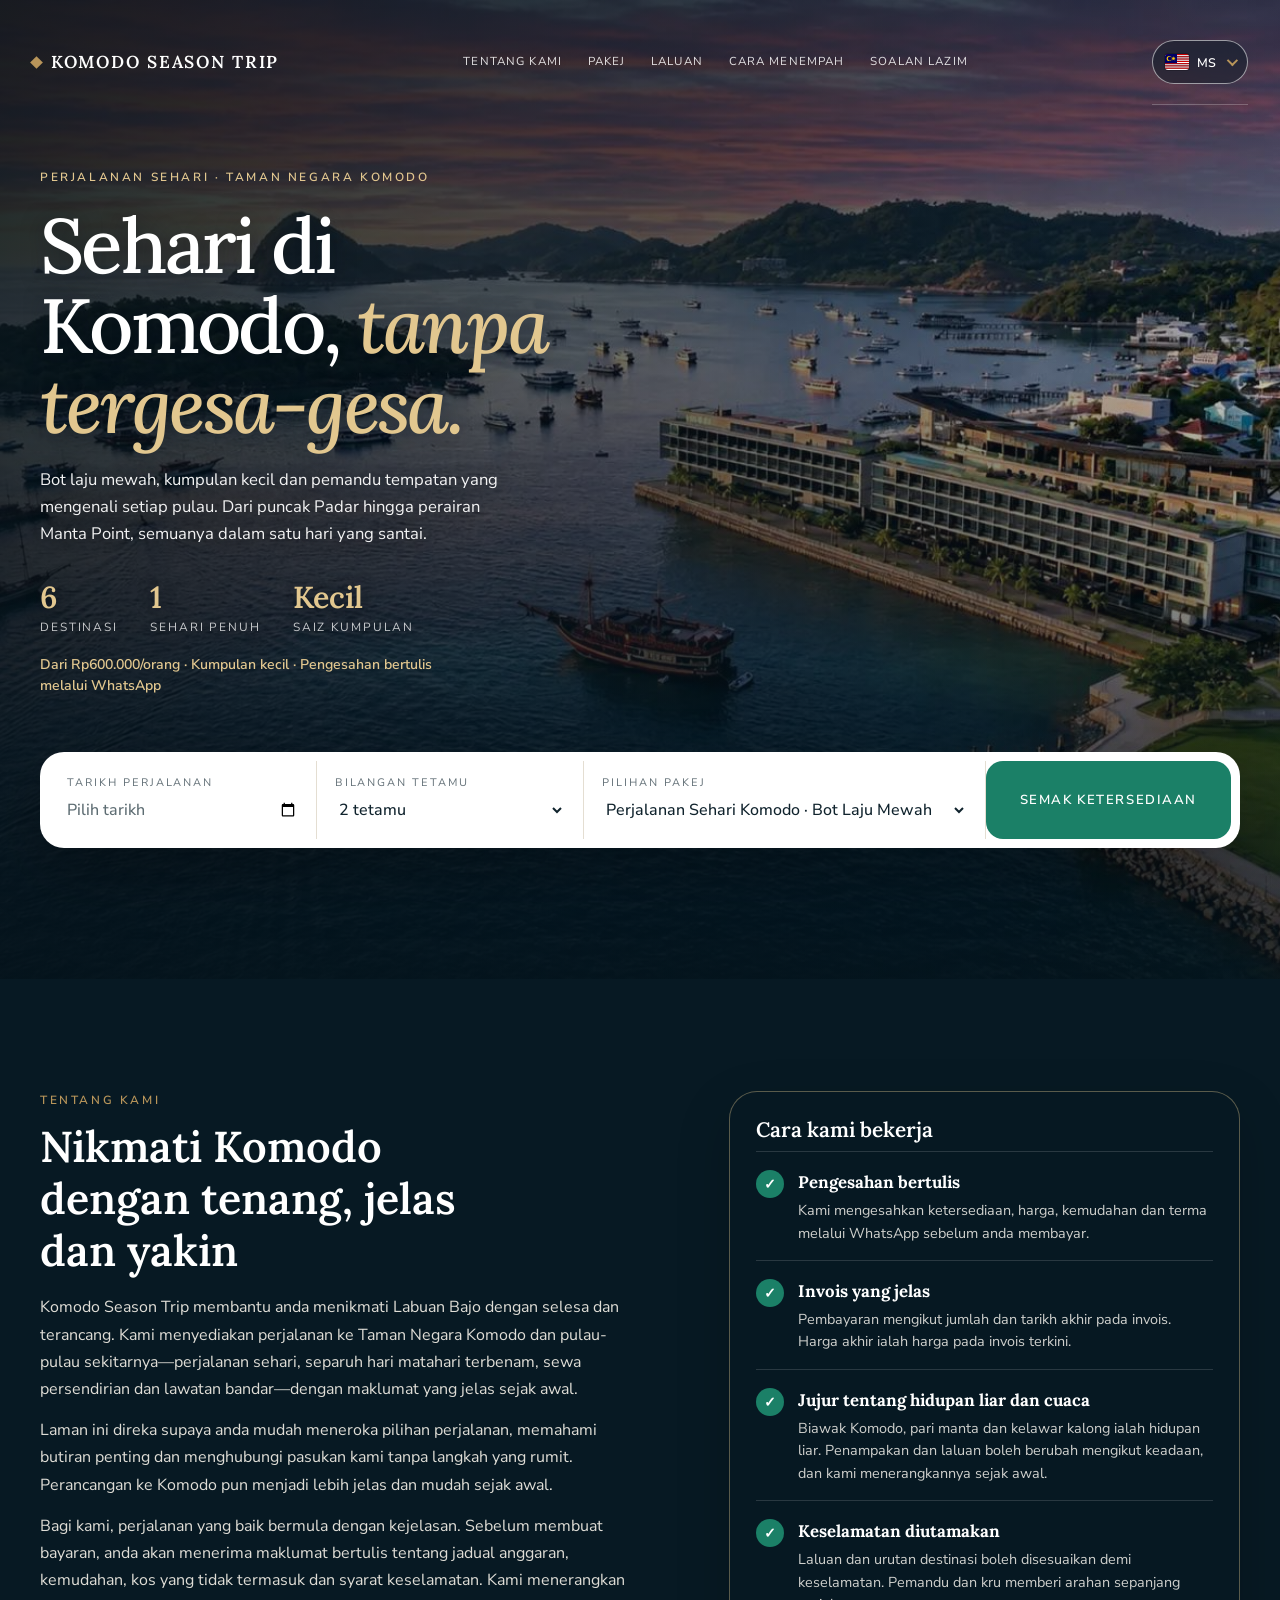
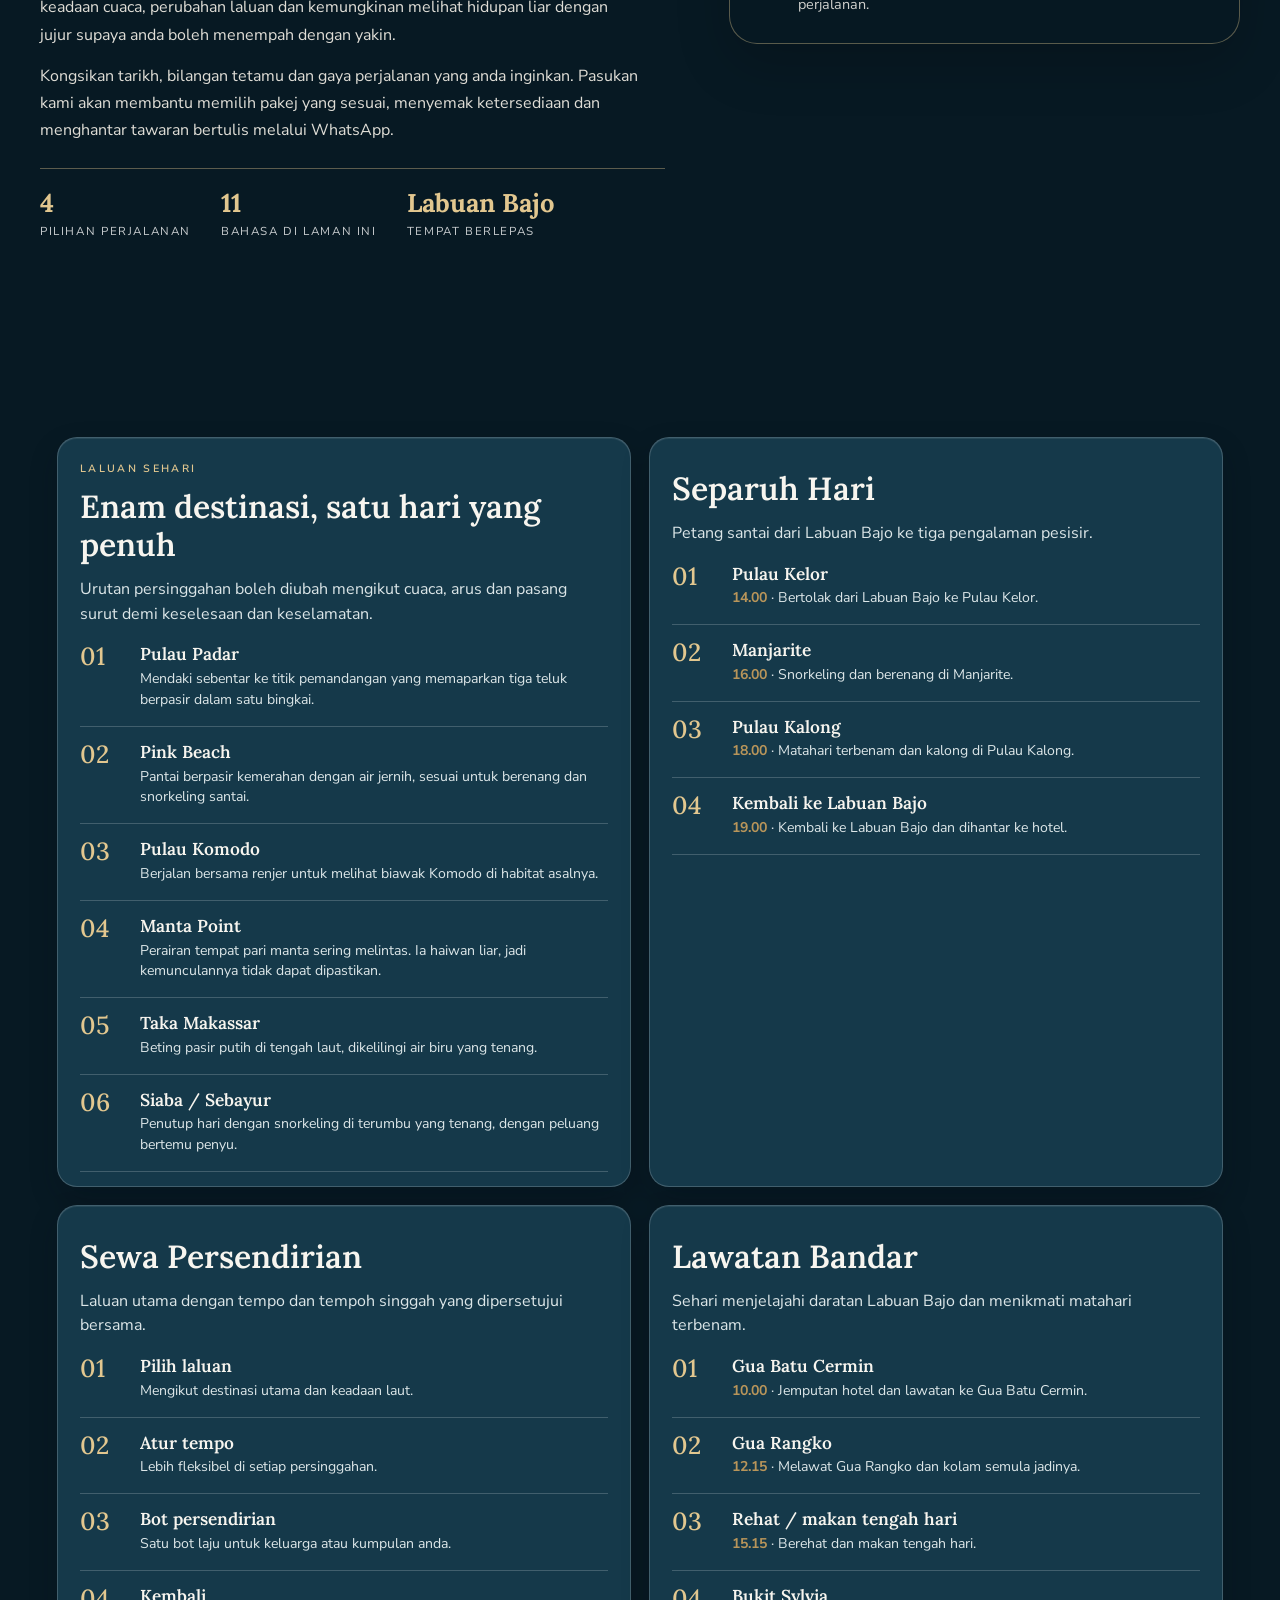
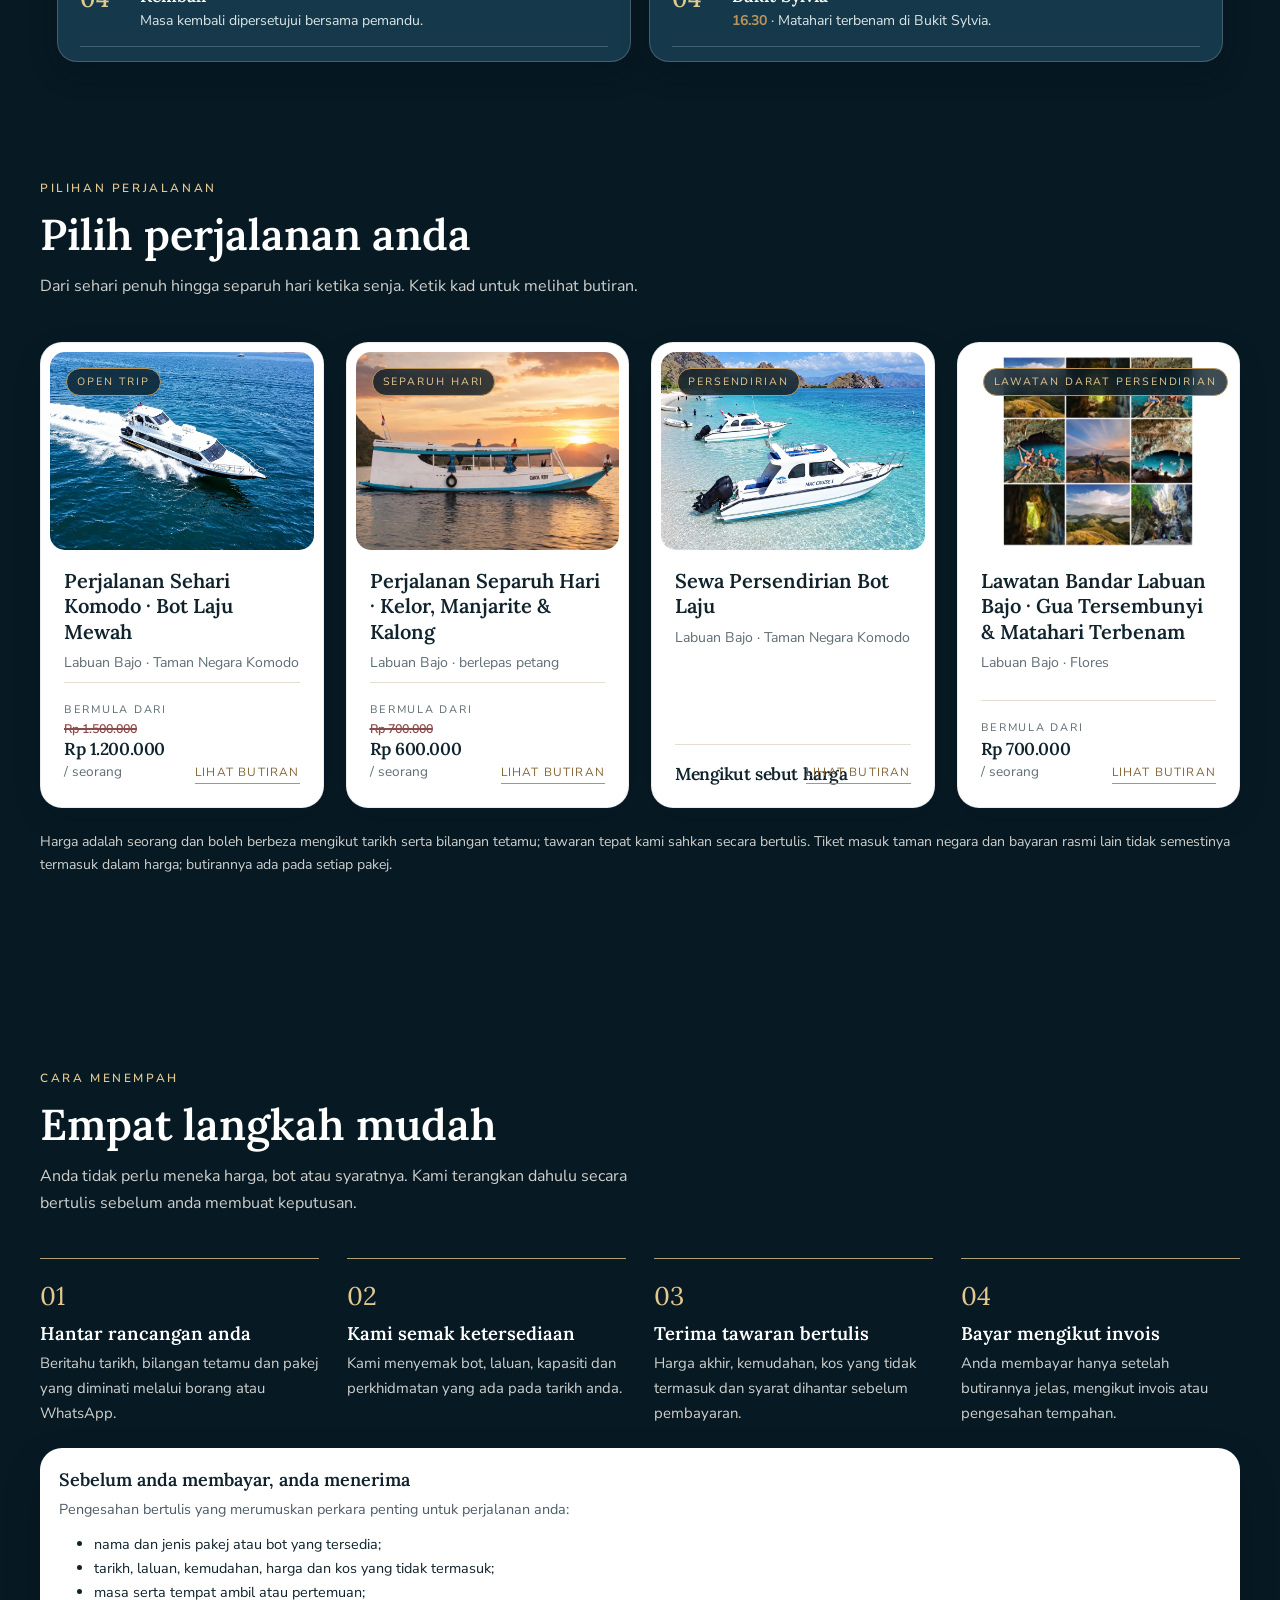
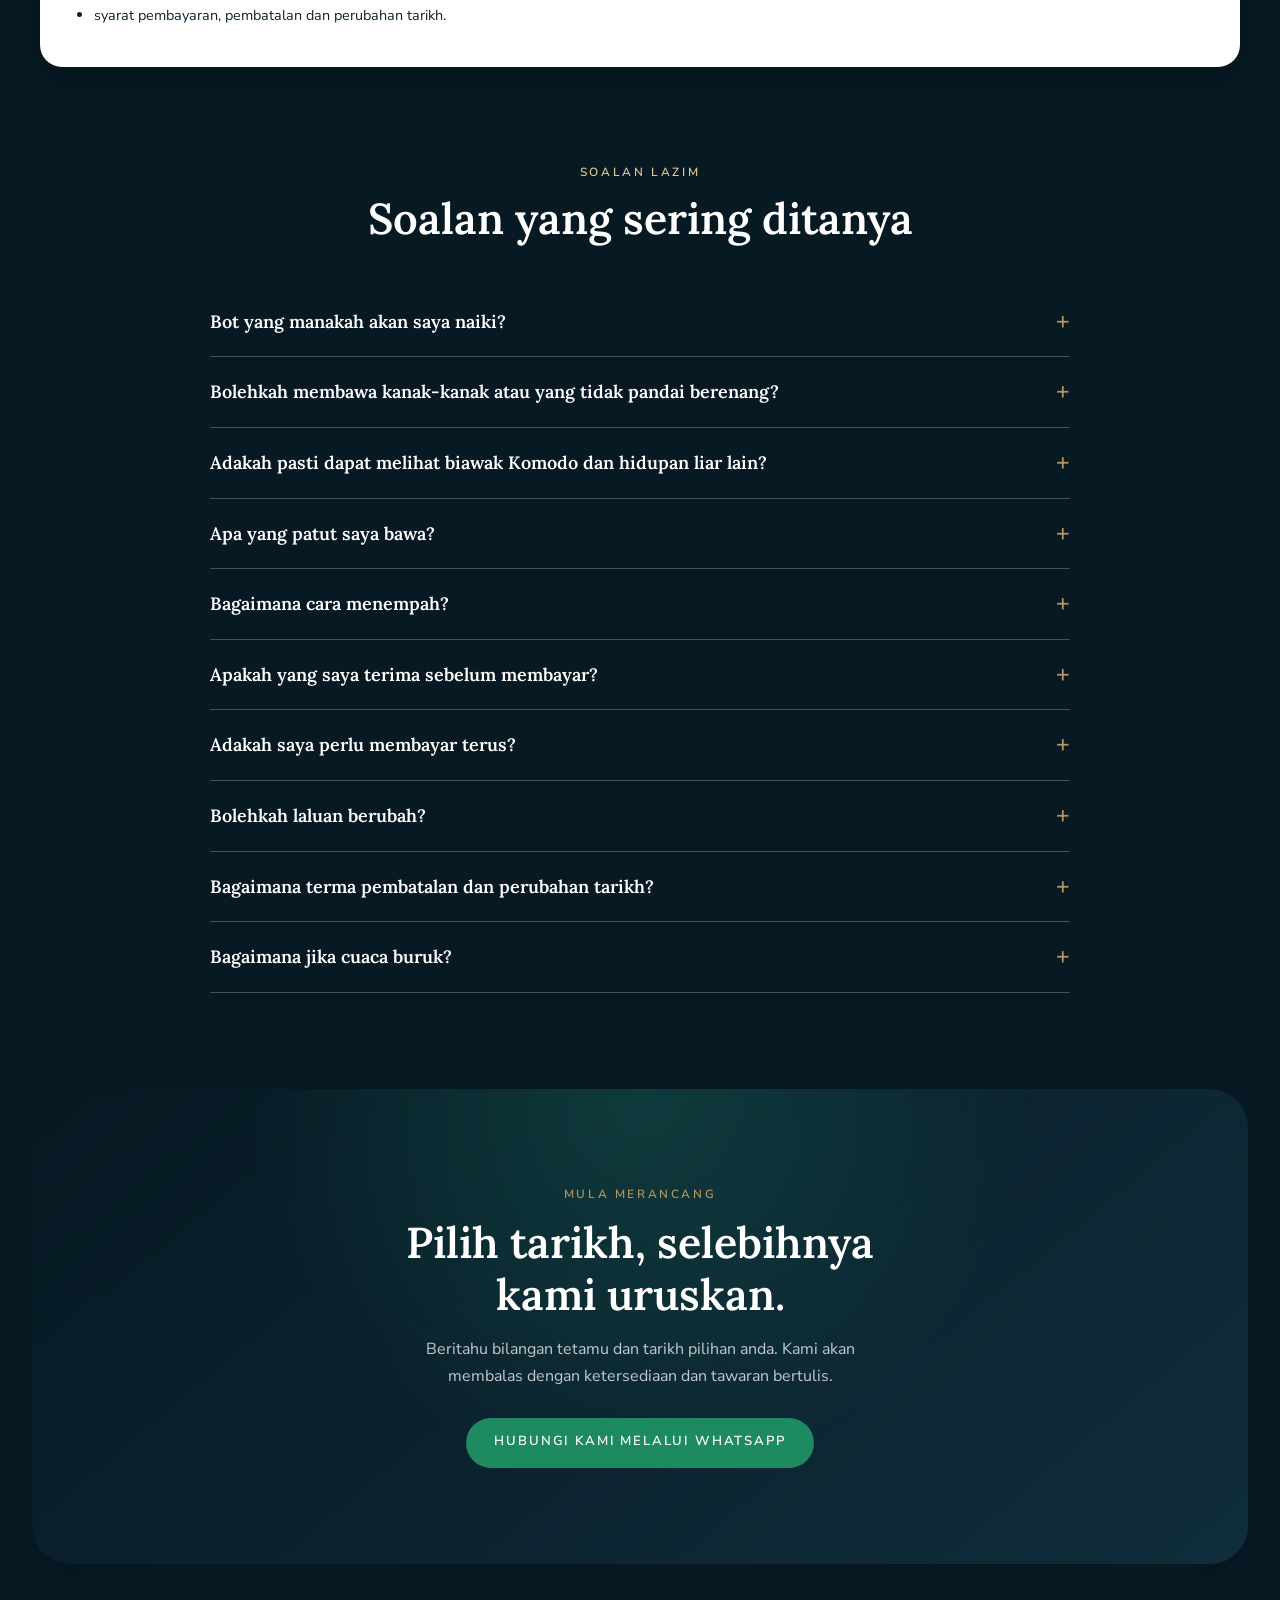
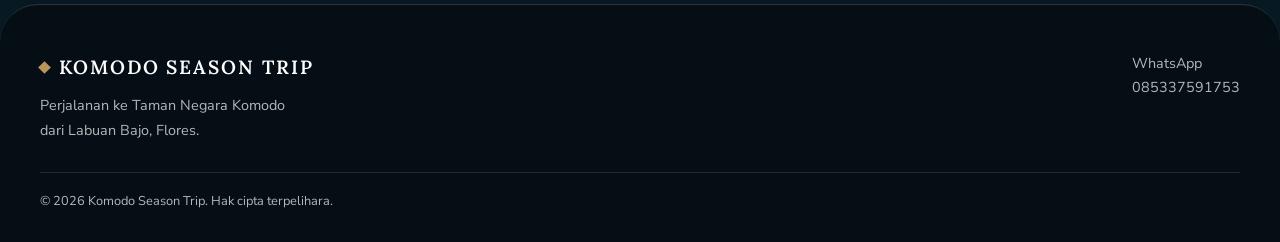
<file: ms.html>
<!DOCTYPE html>
<html lang="ms">
<head>
<meta charset="UTF-8">
<meta name="viewport" content="width=device-width, initial-scale=1, viewport-fit=cover">
<title>Pakej Pelancongan Komodo dari Labuan Bajo | Komodo Season Trip</title>
<meta name="description" content="Lawatan Taman Negara Komodo dari Labuan Bajo: perjalanan sehari dengan bot laju mewah, separuh hari matahari terbenam di Pulau Kalong, sewa persendirian dan lawatan bandar Gua Rangko. Kumpulan kecil, tempah melalui WhatsApp.">
<meta name="robots" content="index,follow,max-image-preview:large">
<meta property="og:type" content="website"><meta property="og:site_name" content="Komodo Season Trip">
<meta property="og:title" content="Pakej Pelancongan Komodo dari Labuan Bajo | Komodo Season Trip"><meta property="og:description" content="Lawatan Taman Negara Komodo dari Labuan Bajo: perjalanan sehari dengan bot laju mewah, separuh hari matahari terbenam di Pulau Kalong, sewa persendirian dan lawatan bandar Gua Rangko. Kumpulan kecil, tempah melalui WhatsApp.">
<meta property="og:locale" content="ms_MY">
<meta property="og:locale:alternate" content="id_ID">
<meta property="og:locale:alternate" content="en_US">
<meta property="og:locale:alternate" content="zh_CN">
<meta property="og:locale:alternate" content="ru_RU">
<meta property="og:locale:alternate" content="es_ES">
<meta property="og:locale:alternate" content="pt_PT">
<meta property="og:locale:alternate" content="it_IT">
<meta property="og:locale:alternate" content="de_DE">
<meta property="og:locale:alternate" content="fr_FR">
<meta property="og:locale:alternate" content="ar_AR">
<meta property="og:image" content="https://darwin9415.github.io/Web-trip2/hero.webp">
<meta name="twitter:card" content="summary_large_image">
<link rel="alternate" hreflang="id" href="https://darwin9415.github.io/Web-trip2/">
<link rel="alternate" hreflang="en" href="https://darwin9415.github.io/Web-trip2/en.html">
<link rel="alternate" hreflang="zh" href="https://darwin9415.github.io/Web-trip2/zh.html">
<link rel="alternate" hreflang="ms" href="https://darwin9415.github.io/Web-trip2/ms.html">
<link rel="alternate" hreflang="ru" href="https://darwin9415.github.io/Web-trip2/ru.html">
<link rel="alternate" hreflang="es" href="https://darwin9415.github.io/Web-trip2/es.html">
<link rel="alternate" hreflang="pt" href="https://darwin9415.github.io/Web-trip2/pt.html">
<link rel="alternate" hreflang="it" href="https://darwin9415.github.io/Web-trip2/it.html">
<link rel="alternate" hreflang="de" href="https://darwin9415.github.io/Web-trip2/de.html"><link rel="alternate" hreflang="fr" href="https://darwin9415.github.io/Web-trip2/fr.html"><link rel="alternate" hreflang="ar" href="https://darwin9415.github.io/Web-trip2/ar.html">
<link rel="alternate" hreflang="x-default" href="https://darwin9415.github.io/Web-trip2/">
<link rel="canonical" href="https://darwin9415.github.io/Web-trip2/ms.html">
<meta property="og:url" content="https://darwin9415.github.io/Web-trip2/ms.html">
<link rel="preconnect" href="https://fonts.googleapis.com">
<link rel="preconnect" href="https://fonts.gstatic.com" crossorigin>
<link href="https://fonts.googleapis.com/css2?family=Lora:ital,wght@0,500;0,600;0,700;1,500&family=Nunito+Sans:wght@400;500;600;700&display=swap" rel="stylesheet">
<script type="application/ld+json">{"@context": "https://schema.org", "@graph": [{"@type": "TravelAgency", "name": "Komodo Season Trip", "telephone": "+6285337591753", "areaServed": "Labuan Bajo, Flores, Indonesia", "description": "Lawatan Taman Negara Komodo dari Labuan Bajo: perjalanan sehari dengan bot laju mewah, separuh hari matahari terbenam di Pulau Kalong, sewa persendirian dan lawatan bandar Gua Rangko. Kumpulan kecil, tempah melalui WhatsApp."}, {"@type": "TouristTrip", "name": "Perjalanan Sehari Komodo · Bot Laju Mewah", "description": "Perjalanan terbuka (kongsi) sehari penuh ke enam destinasi Taman Negara Komodo dengan bot laju pelancongan dari Labuan Bajo: Pulau Padar, Pink Beach, Pulau Komodo, Manta Point, Taka Makassar dan Siaba atau Sebayur. Penjemputan hotel di kawasan Labuan Bajo, makan tengah hari dan pemandu tempatan sudah termasuk.", "provider": {"@type": "TravelAgency", "name": "Komodo Season Trip"}, "offers": {"@type": "Offer", "priceCurrency": "IDR", "price": "1200000"}}, {"@type": "TouristTrip", "name": "Perjalanan Separuh Hari · Kelor, Manjarite & Kalong", "description": "Perjalanan separuh hari yang santai: belayar dari Labuan Bajo pada waktu petang, singgah di pantai semula jadi Pulau Kelor, snorkeling di Manjarite, kemudian menutup hari dengan matahari terbenam dan beribu-ribu kelawar kalong di Pulau Kalong. Penjemputan dan penghantaran hotel sudah termasuk.", "provider": {"@type": "TravelAgency", "name": "Komodo Season Trip"}, "offers": {"@type": "Offer", "priceCurrency": "IDR", "price": "600000"}}, {"@type": "TouristTrip", "name": "Sewa Persendirian Bot Laju", "description": "Sewa satu bot laju penuh khas untuk keluarga atau kumpulan anda. Laluan mengikut pakej utama, manakala rentak dan tempoh singgah di setiap destinasi mengikut kehendak anda.", "provider": {"@type": "TravelAgency", "name": "Komodo Season Trip"}}, {"@type": "TouristTrip", "name": "Lawatan Bandar Labuan Bajo · Gua Tersembunyi & Matahari Terbenam", "description": "Satu hari persendirian meneroka sisi daratan Labuan Bajo: menyusuri Gua Batu Cermin, berenang di kolam jernih Gua Rangko, kemudian menutup hari dengan matahari terbenam di Bukit Sylvia. Tiga pengalaman dalam satu perjalanan untuk 2–6 tetamu.", "provider": {"@type": "TravelAgency", "name": "Komodo Season Trip"}, "offers": {"@type": "Offer", "priceCurrency": "IDR", "price": "700000"}}]}</script>
<style>
:root{--navy:#08151f;--navy2:#0f2a3c;--gold:#b8955a;--gold2:#dcc08c;--ivory:#f6f3ed;--stone:#ebe5d9;--ink:#101c27;--muted:#67727c;--line:#e0d9ca;
--serif:"Lora",Georgia,"Times New Roman",serif;--sans:"Nunito Sans","Segoe UI",Arial,sans-serif}
*{box-sizing:border-box;margin:0;padding:0}
html{scroll-behavior:smooth}
body{font-variant-numeric:lining-nums;font-family:var(--sans);background:var(--ivory);color:var(--ink);line-height:1.65;font-size:16px;-webkit-font-smoothing:antialiased}
a{color:inherit;text-decoration:none}
svg{display:block}
:focus-visible{outline:2px solid var(--gold);outline-offset:3px}
.wrap{width:min(1140px,90%);margin-inline:auto}
.hide{display:none!important}
.eyebrow{font-size:.74rem;letter-spacing:.22em;text-transform:uppercase;color:var(--gold);font-weight:600}
h1,h2,h3{font-family:var(--serif);font-weight:600;letter-spacing:0;line-height:1.2}
h2{font-size:clamp(1.8rem,3.8vw,2.7rem)}
.btn{display:inline-block;background:var(--gold);color:#08151f;border:0;border-radius:2px;padding:14px 28px;font:600 .82rem var(--sans);letter-spacing:.14em;text-transform:uppercase;cursor:pointer;transition:background .2s}
.btn:hover{background:var(--gold2)}
.btn.ghost{background:transparent;color:inherit;border:1px solid currentColor}
.btn.ghost:hover{background:rgba(184,149,90,.12)}

/* header */
header.top{position:absolute;inset:0 0 auto;z-index:10;color:#fff}
.top .wrap{display:flex;align-items:center;justify-content:space-between;padding-block:24px;gap:20px}
.logo{font-family:var(--serif);font-size:1.15rem;font-weight:600;letter-spacing:.12em;text-transform:uppercase;display:flex;align-items:center;gap:12px}
.logo i{width:9px;height:9px;background:var(--gold);transform:rotate(45deg)}
nav.menu{display:flex;gap:34px;font-size:.82rem;letter-spacing:.12em;text-transform:uppercase}
nav.menu a{opacity:.85;padding:4px 0;border-bottom:1px solid transparent}
nav.menu a:hover{opacity:1;border-color:var(--gold)}
.top .btn{padding:10px 20px}
@media(max-width:860px){nav.menu{display:none}}

/* hero */
.hero{position:relative;color:#fff;min-height:720px;padding:190px 0 0;overflow:hidden;background:#08151f center/cover no-repeat}
.glow{position:absolute;right:10%;top:150px;width:420px;height:420px;border-radius:50%;background:radial-gradient(circle,rgba(220,192,140,.55),rgba(184,149,90,0) 66%);pointer-events:none}
.hero svg.scene{position:absolute;left:0;right:0;bottom:0;width:100%;height:42%;min-height:200px}
.hero .wrap{position:relative;z-index:2}
.hero h1{font-size:clamp(2.4rem,6vw,4.7rem);max-width:12ch;margin-top:18px;font-weight:500}
.hero h1 em{color:var(--gold2);font-style:italic}
.hero .lead{margin-top:22px;max-width:50ch;font-size:1.06rem;color:rgba(255,255,255,.82)}
.facts{display:flex;gap:34px;margin-top:34px;flex-wrap:wrap}
.facts div b{display:block;font-family:var(--serif);font-size:1.8rem;font-weight:600;color:var(--gold2);line-height:1}
.facts div span{font-size:.74rem;letter-spacing:.16em;text-transform:uppercase;opacity:.75}
.cari{position:relative;z-index:3;margin-top:56px;margin-bottom:-52px;background:#fff;color:var(--ink);padding:10px;display:grid;grid-template-columns:1fr 1fr 1.5fr auto;gap:0;box-shadow:0 30px 60px rgba(4,12,20,.35)}
.cari > div{padding:12px 20px;border-right:1px solid var(--line)}
.cari label{display:block;font-size:.68rem;letter-spacing:.18em;text-transform:uppercase;color:var(--muted);margin-bottom:2px}
.cari input,.cari select{width:100%;border:0;background:transparent;font:500 1rem var(--sans);color:var(--ink);padding:4px 0}
.cari .btn{align-self:stretch;border-radius:0;padding-inline:34px}
@media(max-width:900px){.cari{grid-template-columns:1fr 1fr;margin-bottom:-90px}.cari > div{border-bottom:1px solid var(--line)}.cari .btn{grid-column:1/-1;padding-block:16px}}
@media(max-width:520px){.cari{grid-template-columns:1fr}.cari > div{border-right:0}}


section{padding-block:80px}
.sec-head{max-width:640px;margin-bottom:42px}
.sec-head p{color:var(--muted);margin-top:12px}

/* paket */
.cards{display:grid;grid-template-columns:repeat(4,1fr);gap:24px}
@media(max-width:1100px){.cards{grid-template-columns:1fr 1fr}}
@media(max-width:620px){.cards{grid-template-columns:1fr}}
.card{background:#fff;border:1px solid var(--line);cursor:pointer;display:flex;flex-direction:column;transition:transform .25s,box-shadow .25s}
.card:hover{transform:translateY(-4px);box-shadow:0 22px 40px rgba(8,21,31,.12)}
.thumb{height:220px;position:relative;display:grid;place-items:center;color:var(--gold2)}
.has-photo{background-size:cover;background-position:center}.has-photo svg{display:none}
.t1{background:linear-gradient(145deg,#0f2a3c,#08151f)}
.t2{background:linear-gradient(145deg,#14485a,#0a2233)}
.t3{background:linear-gradient(145deg,#1d3a4a,#0a1b27)}
.thumb svg{width:84px;height:84px;opacity:.9}
.tag{position:absolute;left:16px;top:16px;background:rgba(8,21,31,.6);backdrop-filter:blur(4px);font-size:.66rem;letter-spacing:.18em;text-transform:uppercase;border:1px solid var(--gold);color:var(--gold2);padding:4px 10px}
.card .body{padding:24px;display:flex;flex-direction:column;gap:6px;flex:1}
.card h3{font-size:1.25rem}
.where{color:var(--muted);font-size:.88rem}
.score{font-size:.88rem;color:var(--muted)}.score b{color:var(--gold)}
.meta{margin-top:auto;padding-top:18px;border-top:1px solid var(--line);display:flex;justify-content:space-between;align-items:end;gap:10px}
.price small{display:block;font-size:.68rem;letter-spacing:.16em;text-transform:uppercase;color:var(--muted)}
.meta .price{display:flex;flex-direction:column;align-items:flex-start;gap:2px;min-width:0}.meta .price .price-old{display:block!important;margin:0;color:#8b4b4b;font-family:var(--sans);font-size:.86rem;font-weight:600;line-height:1.25;text-decoration-line:line-through;text-decoration-color:#8b4b4b;text-decoration-thickness:2px;white-space:nowrap}.meta .price strong{display:block;color:var(--ink);font-size:1.4rem;line-height:1.2}.price .price-old{display:block;margin:2px 0 0;color:var(--muted);font-size:.82rem;font-weight:500;line-height:1.2;text-decoration:line-through;text-decoration-thickness:1.5px}.price strong{font-family:var(--serif);font-size:1.35rem;font-weight:600}
.price em{font-style:normal;color:var(--muted);font-size:.85rem}
.more{font-size:.74rem;letter-spacing:.16em;text-transform:uppercase;color:var(--gold);border-bottom:1px solid var(--gold)}
.note{margin-top:22px;font-size:.88rem;color:var(--muted)}

/* rute */
.rute{background:linear-gradient(135deg,#fbfaf5 0%,#f7f5ed 48%,#eef5f2 100%);border:1px solid rgba(184,149,90,.22);box-shadow:0 18px 44px rgba(8,21,31,.10)}
.rgrid{display:grid;grid-template-columns:.9fr 1.1fr;gap:60px}
@media(max-width:860px){.rgrid{grid-template-columns:1fr;gap:30px}}
.rgrid .sec-head{position:sticky;top:40px;align-self:start}
@media(max-width:860px){.rgrid .sec-head{position:static}}
.stops{list-style:none}
.stops li{display:grid;grid-template-columns:70px 1fr;gap:16px;padding:22px 0;border-bottom:1px solid var(--line)}
.stops li:first-child{padding-top:0}
.stops b{font-family:var(--serif);font-size:1.9rem;color:var(--gold);line-height:1;font-weight:500}
.stops h3{font-size:1.25rem}
.stops p{color:var(--muted);font-size:.96rem;margin-top:4px}
.route-swipe-hint{display:flex;align-items:center;justify-content:center;gap:10px;width:max-content;max-width:100%;margin:14px auto 0;padding:7px 14px;border:1px solid rgba(184,149,90,.3);border-radius:999px;background:rgba(255,255,255,.74);color:var(--muted);font-size:.8rem;line-height:1.4;text-align:center}.route-swipe-hint span{color:var(--gold);font-size:1.15rem;font-weight:700}
.route-time{font-weight:700;color:var(--gold);white-space:nowrap}
.route-slides{display:block;width:100%;max-width:100%;height:auto;max-height:min(62vh,620px);min-height:0;overflow-x:hidden;overflow-y:auto;overscroll-behavior:auto;-webkit-overflow-scrolling:touch;scrollbar-width:thin;scrollbar-color:var(--gold) transparent;margin:0;padding:0 14px 8px;background:linear-gradient(180deg,rgba(255,255,255,.88),rgba(239,246,242,.78));border:1px solid rgba(184,149,90,.2);border-radius:22px;box-shadow:inset 0 1px 0 rgba(255,255,255,.85)}.route-slides::-webkit-scrollbar{width:8px}.route-slides::-webkit-scrollbar-thumb{background:var(--gold);border:2px solid rgba(255,255,255,.75);border-radius:8px}.route-slides::-webkit-scrollbar-track{background:rgba(224,217,202,.35);border-radius:8px}

.route-slide{display:block;width:100%;background:transparent;border:0;border-radius:0;padding:0}.route-slide+.route-slide{margin-top:30px;padding-top:30px;border-top:1px solid var(--line)}
.route-slide-grid{display:block;width:100%;background:transparent;border:0;border-radius:0;padding:0;box-shadow:none}
.route-slide .sec-head{margin-bottom:0}
.route-slide .sec-head h2{margin-top:10px;color:var(--ink)}
.route-slide .sec-head p{color:var(--muted);margin-top:12px}
.route-slide .eyebrow{font-size:.66rem;color:var(--gold)}
.route-stops{list-style:none;margin:0;padding:0}
.route-stops li{display:grid;grid-template-columns:70px 1fr;gap:16px;padding:22px 0;border-bottom:1px solid var(--line)}
.route-stops li:first-child{padding-top:0}
.route-stops b{font-family:var(--serif);font-size:1.9rem;color:var(--gold);line-height:1;font-weight:500}
.route-stops h3{font-size:1.25rem;margin:0;color:var(--ink)}
.route-stops p{color:var(--muted);font-size:.96rem;margin-top:4px;line-height:1.55}
@media(max-width:860px){.route-stops li{grid-template-columns:58px 1fr}}
@media(max-width:700px){.route-slides{max-height:min(58vh,520px);overflow-y:auto;padding:0 12px 8px}}



/* cara pesan */
.steps{display:grid;grid-template-columns:repeat(4,1fr);gap:28px;counter-reset:s}
@media(max-width:900px){.steps{grid-template-columns:repeat(2,1fr)}}
@media(max-width:520px){.steps{grid-template-columns:1fr}}
.step{counter-increment:s;border-top:1px solid var(--gold);padding-top:16px}
.step::before{content:"0" counter(s);font-family:var(--serif);font-size:1.6rem;color:var(--gold)}
.step h3{font-size:1.15rem;margin:4px 0 6px}
.step p{color:var(--muted);font-size:.93rem}

/* faq */
.faq{max-width:820px;margin-inline:auto}
details{border-bottom:1px solid var(--line);padding:20px 0}
summary{cursor:pointer;list-style:none;display:flex;justify-content:space-between;gap:16px;font-family:var(--serif);font-size:1.12rem;font-weight:600}
summary::-webkit-details-marker{display:none}
summary::after{content:"+";color:var(--gold);font-size:1.6rem;line-height:1}
details[open] summary::after{content:"–"}
details p{color:var(--muted);margin-top:10px;max-width:66ch}

/* cta */
.cta{background:linear-gradient(135deg,var(--navy),var(--navy2));color:#fff;text-align:center}
.cta h2{max-width:18ch;margin:12px auto 0}
.cta p{color:rgba(255,255,255,.75);margin:16px auto 28px;max-width:48ch}
footer.foot{background:#050e15;color:rgba(255,255,255,.7);padding:46px 0 30px;font-size:.9rem}
.foot .row{display:flex;justify-content:space-between;flex-wrap:wrap;gap:24px}
.foot .logo{color:#fff;font-size:1.2rem}
.foot a:hover{color:var(--gold2)}
.foot .copy{margin-top:30px;padding-top:18px;border-top:1px solid rgba(255,255,255,.12);font-size:.8rem}

/* panel detail – modal full dengan sudut membulat */
.overlay{
  position:fixed;inset:0;z-index:50;
  background:rgba(0,0,0,.4);
  opacity:0;visibility:hidden;
  transition:opacity .25s ease,visibility .25s ease;
}
.overlay.on{opacity:1;visibility:visible}
.panel{
  position:fixed;
  left:50%;
  top:50%;
  right:auto;bottom:auto;
  width:min(1100px,calc(100vw - 40px));
  max-width:calc(100vw - 40px);
  height:min(92vh,900px);
  max-height:min(92vh,900px);
  background:#fff;
  z-index:60;
  transform:translate(-50%,-46%) scale(.985);
  opacity:0;visibility:hidden;
  transition:transform .28s ease,opacity .28s ease,visibility .28s ease;
  display:flex;flex-direction:column;
  border-radius:24px;
  overflow:hidden;
  box-shadow:0 28px 70px rgba(8,21,31,.32);
  color:var(--ink);
  pointer-events:none;
}
.panel.on{
  transform:translate(-50%,-50%) scale(1);
  opacity:1;visibility:visible;
  pointer-events:auto;
}
.panel .scroll{overflow-y:auto;flex:1;min-height:0;-webkit-overflow-scrolling:touch;padding-bottom:12px}
.p-hero{height:auto;aspect-ratio:16/9;max-height:320px;position:relative;display:grid;place-items:center;color:var(--gold2);margin:0;border-radius:0}
.p-hero.has-photo{background-size:cover;background-position:center}
.p-hero.gal{aspect-ratio:16/9;max-height:340px}
.p-hero svg{width:100px;height:100px}
.p-close{
  position:absolute;right:16px;top:16px;z-index:5;
  width:42px;height:42px;border-radius:50%;
  border:1px solid rgba(255,255,255,.5);
  background:rgba(8,21,31,.55);color:#fff;
  font-size:1.45rem;cursor:pointer;line-height:1;
  display:grid;place-items:center;
  transition:background .2s,border-color .2s;
}
.p-close:hover{background:rgba(8,21,31,.85);border-color:var(--gold)}
.p-body{padding:26px 32px 10px}
.p-body h2{font-size:1.75rem;color:var(--ink)}
.p-sub{color:var(--muted);margin-top:4px}
.p-score{margin-top:10px;color:var(--muted);font-size:.9rem}.p-score b{color:var(--gold)}
.p-body p.desc{margin-top:16px;max-width:70ch}
.p-body h3{font-size:1.15rem;margin:26px 0 12px;color:var(--ink)}
.spec{display:grid;grid-template-columns:1fr 1fr;gap:1px;background:var(--line);border:1px solid var(--line);border-radius:16px;overflow:hidden}
.spec div{background:#fff;padding:14px 16px}
.spec small{display:block;color:var(--muted);font-size:.66rem;letter-spacing:.16em;text-transform:uppercase}
.spec b{font-size:.95rem;font-weight:500}
.tiers{grid-template-columns:repeat(3,1fr)}.tiers b{font-family:var(--serif);font-size:1.1rem;font-weight:600}
.chips{display:flex;flex-wrap:wrap;gap:8px;list-style:none}
.chips li{border:1px solid var(--line);padding:5px 14px;font-size:.84rem;border-radius:999px}
.itin{list-style:none;border-left:1px solid var(--gold);margin:0 0 0 6px;max-width:100%}.itin li{display:grid;grid-template-columns:max-content minmax(0,1fr);align-items:start;column-gap:16px;padding:0 0 10px 20px;position:relative;width:fit-content;max-width:100%}.itin li::before{content:"";position:absolute;left:-5px;top:7px;width:9px;height:9px;background:var(--gold);transform:rotate(45deg)}.itin b{font-weight:700;font-size:.92rem;letter-spacing:.01em;white-space:nowrap}.itin span{color:var(--muted);font-size:.9rem;min-width:0}
.pinc{display:grid;grid-template-columns:1fr 1fr;gap:16px}
@media(max-width:480px){.pinc{grid-template-columns:1fr}}
.pinc ul{list-style:none;font-size:.9rem}
.pinc li{padding:4px 0 4px 20px;position:relative}
.pinc .y li::before{content:"✓";color:var(--gold);position:absolute;left:0;font-weight:700}
.pinc .n li::before{content:"–";color:var(--muted);position:absolute;left:3px}
.book{
  border-top:1px solid var(--line);
  padding:16px 28px 20px;
  display:flex;align-items:center;gap:14px;
  background:#fff;flex-shrink:0;flex-wrap:wrap;
}
.book .price{flex:1;min-width:120px}
.book input[type=date]{border:1px solid var(--line);padding:10px 12px;font:inherit;background:#fff;max-width:170px;border-radius:12px}
.book .btn{padding:12px 22px;border-radius:999px}
@media(max-width:700px){
  .panel{
    width:calc(100vw - 16px);
    max-width:calc(100vw - 16px);
    height:min(94vh,100%);
    max-height:min(94vh,100%);
    border-radius:20px;
  }
  /* Keep the 16:9 ratio on photo slides on small screens. */
  .p-hero,.p-hero.gal{max-height:none}
  .book input[type=date]{flex:1;max-width:none}
  .p-body{padding:18px 18px 8px}
  .p-body h2{font-size:1.4rem}
  .p-body p.desc{max-width:none}
}
body.lock{overflow:hidden}

/* dialog pesanan */
dialog.od{border:0;width:min(480px,94vw);padding:0;margin:auto;color:var(--ink);background:#fff}
dialog.od::backdrop{background:rgba(4,12,20,.65)}
.od form,.od .o-done{padding:30px;display:grid;gap:14px}
.od h2{font-size:1.65rem}
.od .o-boat{color:var(--gold);font-weight:600;margin-top:-6px}
.od label{display:block;font-size:.68rem;letter-spacing:.16em;text-transform:uppercase;color:var(--muted);margin-bottom:4px}
.od input,.od textarea{width:100%;border:1px solid var(--line);padding:11px 12px;font:inherit;background:#fff;color:var(--ink)}
.od textarea{min-height:76px;resize:vertical}
.o-two{display:grid;grid-template-columns:1fr 1fr;gap:12px}
@media(max-width:420px){.o-two{grid-template-columns:1fr}}
.o-err{color:#b3261e;font-size:.9rem}
.o-act{display:flex;gap:10px;justify-content:flex-end;flex-wrap:wrap}
.od .btn.ghost{color:var(--ink)}

/* foto latar hero (tertanam, tidak perlu file terpisah) */
.hero{background-image:linear-gradient(90deg,rgba(8,21,31,.78) 0%,rgba(8,21,31,.45) 55%,rgba(8,21,31,.2) 100%),linear-gradient(180deg,rgba(8,21,31,.55) 0%,rgba(8,21,31,0) 30%,rgba(8,21,31,0) 62%,rgba(8,21,31,.7) 100%),url(hero.webp);background-position:center 55%}
.hero h1{max-width:15ch;text-wrap:balance;text-shadow:0 2px 24px rgba(4,12,20,.45)}
.hero .lead,.facts{text-shadow:0 1px 14px rgba(4,12,20,.5)}
/* header rapi di layar menengah */
.logo{white-space:nowrap;font-size:1.3rem;letter-spacing:.12em}
nav.menu{gap:28px}nav.menu a,.top .btn{white-space:nowrap}
@media(max-width:980px){nav.menu{display:none}}

/* ===== bingkai melengkung & foto sesuai bingkai ===== */
.btn{border-radius:999px}
.top .btn.ghost{border-radius:999px}
.hero{border-radius:0}
.cari{border-radius:30px}.cari .btn{border-radius:22px}
.card{border-radius:26px;overflow:hidden;padding:12px}
.card .body{padding:18px 10px 8px}
.thumb{height:auto;aspect-ratio:4/3;border-radius:0}
.tag{border-radius:999px}
.panel{/* side radius disabled – using centered modal */}
.p-hero{/* aspect handled in modal panel CSS */}
.spec{border-radius:18px;overflow:hidden}
.chips li{border-radius:999px}
.book input[type=date],.od input,.od textarea{border-radius:14px}
dialog.od{border-radius:30px;overflow:hidden}
.rute,.cta{margin-inline:clamp(10px,2.5vw,36px);border-radius:38px}
.rute{border:1px solid var(--line)}
footer.foot{border-radius:38px 38px 0 0;margin-top:40px}
@media(max-width:600px){.panel{/* bottom sheet radius disabled */}}

/* ===== foto utama: bingkai persegi (tidak melengkung), rasio 4:3 pas dengan foto ===== */
.card{padding:10px}
.card .body{padding:20px 14px 14px}
.thumb{border-radius:0}
.p-hero{margin:14px 14px 0;border-radius:0;max-height:none}
/* foto selalu memenuhi frame (menimpa rule .t1/.t2 yang me-reset ukuran latar) */
.thumb.has-photo,.p-hero.has-photo{background-size:cover;background-position:center;background-repeat:no-repeat}
.thumb.has-photo.fit-contain,.p-hero.has-photo.fit-contain{background-size:contain;background-color:#fff}

/* ===== latar situs: foto Padar (sedikit blur) + warna huruf menyesuaikan ===== */
body{background:#0a1620;color:#f6f3ed}
body::before{content:"";position:fixed;inset:0;z-index:-1;background:linear-gradient(rgba(8,21,31,.46),rgba(8,21,31,.62)),url(bg.webp) center/cover no-repeat}
.pil h3,.sec-head h2,.step h3,summary{color:#fff}
.pil p,.sec-head p,.note,.step p,details p{color:rgba(246,243,237,.84)}
.pil b,.step::before{color:var(--gold2)}
.pil,.step{border-top-color:var(--gold2)}
#paket .eyebrow,#cara .eyebrow,#faq .eyebrow{color:var(--gold2)}
details{border-bottom-color:rgba(255,255,255,.24)}
.card,.rute,.panel{color:var(--ink)}
.card h3,.rute h2,.rute h3,.panel h2,.panel h3{color:var(--ink)}
.rute .sec-head p{color:var(--muted)}
.rute .eyebrow{color:var(--gold)}
/* tombol Cek ketersediaan: hijau */
.cari .btn{background:#1e8a5f;color:#fff}
.cari .btn:hover{background:#17724f}

/* ===== kotak pencarian di hero: tampil penuh & rapi di HP ===== */
html{overflow-x:hidden}
.hs{height:70px}
.cari>div{min-width:0}
.cari input,.cari select{min-width:0;max-width:100%}
.dph{position:relative}
.dph span{position:absolute;left:0;top:50%;transform:translateY(-50%);pointer-events:none;color:var(--muted);font-weight:500}
.dph.has span,.dph:focus-within span{display:none}
.dph:not(.has) input:not(:focus){color:transparent}
@media(max-width:900px){
  .hero{padding-top:150px}
  .hs{height:40px}
  .cari{grid-template-columns:1fr 1fr;margin-top:40px;margin-bottom:0;padding:8px;border-radius:26px}
  .cari>div{padding:10px 14px;border-right:0;border-bottom:1px solid var(--line)}
  .cari>div:nth-child(1){border-right:1px solid var(--line)}
  .cari>div:nth-child(3){grid-column:1/-1}
  .cari .btn{grid-column:1/-1;margin-top:8px;padding:16px;border-radius:20px}
}
@media(max-width:520px){
  .cari{grid-template-columns:1fr}
  .cari>div:nth-child(1){border-right:0}
}

/* ===== semua tombol WhatsApp berwarna hijau ===== */
a.btn[data-wa],#p-wa,#o-wa{background:#1e8a5f!important;color:#fff!important;border:0!important}
a.btn[data-wa]:hover,#p-wa:hover,#o-wa:hover{background:#17724f!important}
/* ===== bar pemesanan di panel: rapi di HP ===== */
.book .price strong,.book .price em{white-space:nowrap}
.book .dph{flex:1;min-width:150px}
.book .dph input[type=date]{width:100%;max-width:none;padding:11px 12px}
.book .dph span{left:14px}
@media(max-width:600px){
  .book{gap:10px}
  .book .price{flex:1 1 100%}
  .book .btn{flex:1 1 150px;text-align:center}
}

/* ===== galeri foto di panel detail ===== */
.p-hero.gal{display:block;background:#0a1620;overflow:hidden}
.gal .sl{position:absolute;inset:0;width:100%;height:100%;display:flex;overflow-x:auto;scroll-snap-type:x mandatory;scrollbar-width:none;-webkit-overflow-scrolling:touch}
.gal .sl::-webkit-scrollbar{display:none}
.gal figure{flex:0 0 100%;width:100%;min-width:100%;scroll-snap-align:center;position:relative;margin:0}
.gal figure img{width:100%;height:100%;object-fit:cover;display:block}
.gal figure.ct{background:#fff}
.gal figure.ct img{object-fit:contain}
.gal figcaption{position:absolute;left:0;right:0;bottom:0;padding:38px 16px 30px;background:linear-gradient(transparent,rgba(8,21,31,.75));color:#fff;font-size:.86rem}
.gal .cnt{position:absolute;left:14px;top:14px;z-index:2;background:rgba(8,21,31,.6);color:#fff;font-size:.74rem;letter-spacing:.1em;padding:5px 12px;border-radius:999px}
.gal .nav{position:absolute;top:50%;transform:translateY(-50%);z-index:2;width:38px;height:38px;border-radius:50%;border:1px solid rgba(255,255,255,.6);background:rgba(8,21,31,.55);color:#fff;font-size:1.4rem;line-height:1;cursor:pointer}
.gal .swipe-hint{position:absolute;left:50%;top:14px;transform:translateX(-50%);z-index:2;padding:5px 11px;border:1px solid rgba(255,255,255,.3);border-radius:999px;background:rgba(8,21,31,.62);color:#fff;font-size:.72rem;line-height:1.4;white-space:nowrap;pointer-events:none}
.gal .prev{left:10px}.gal .next{right:10px}
.gal .dots{position:absolute;left:0;right:0;bottom:12px;z-index:2;display:flex;justify-content:center;gap:6px}
.gal .dots i{width:7px;height:7px;border-radius:50%;background:rgba(255,255,255,.5);transition:width .2s}
.gal .dots i.on{background:var(--gold2);width:18px;border-radius:6px}
.p-close{z-index:3}
/* Desktop: make the gallery span the full modal width. */
@media(min-width:701px){
  /* Desktop mengikuti mode mobile: galeri penuh dengan rasio 16:9. */
  .p-hero.gal{height:auto;aspect-ratio:16/9;max-height:none}
  .gal figure img{object-fit:cover}
}
@media(hover:none){.gal .nav{display:none}}

/* ===== bagian informasi tambahan paket (aturan, FAQ) ===== */
.warn{margin-top:16px;padding:12px 14px;border-left:3px solid var(--gold);background:#faf6ec;border-radius:0 14px 14px 0;font-size:.92rem;line-height:1.55}
.inote{margin-top:10px;font-size:.88rem;color:var(--muted);line-height:1.55}
.xinfo{margin-top:26px}
.acc{border-top:1px solid var(--line)}.acc:last-child{border-bottom:1px solid var(--line)}
.acc>summary{cursor:pointer;list-style:none;display:flex;justify-content:space-between;gap:12px;padding:15px 0;font-family:var(--serif);font-size:1.08rem;font-weight:600}
.acc>summary::-webkit-details-marker{display:none}
.acc>summary::after{content:"+";color:var(--gold);font-size:1.4rem;line-height:1}
.acc[open]>summary::after{content:"–"}
.accb{padding:0 0 16px;font-size:.92rem;line-height:1.6}
.accb p{margin:0 0 10px}
.ilist{margin:0 0 10px 1.15rem;padding:0}.ilist li{margin:4px 0}
.qa{border-top:1px solid var(--line)}
.qa>summary{cursor:pointer;list-style:none;padding:11px 0;font-weight:600;font-size:.93rem;display:flex;justify-content:space-between;gap:10px}
.qa>summary::-webkit-details-marker{display:none}
.qa>summary::after{content:"+";color:var(--gold)}
.qa[open]>summary::after{content:"–"}
.qa p{margin:0 0 12px;color:var(--muted)}

/* ===== panel detail: tampilan rapi & profesional (semua paket, semua bahasa) ===== */
.p-body h3{display:flex;align-items:center;gap:10px;margin:30px 0 14px}
.p-body h3::before{content:"";width:22px;height:2px;background:var(--gold);flex:none}
.spec>div:last-child:nth-child(odd){grid-column:1/-1}
.itin b{font-weight:700;letter-spacing:.01em}
.callout{display:flex;gap:12px;align-items:flex-start;margin-top:14px;padding:13px 15px;background:#f1f6f8;border-radius:14px;font-size:.88rem;line-height:1.55;color:var(--ink)}
.callout b{flex:none;width:20px;height:20px;border-radius:50%;background:var(--gold);color:#fff;display:grid;place-items:center;font:700 .78rem var(--serif);font-style:italic;margin-top:1px}
.xinfo{margin-top:30px;display:grid;gap:10px}
.acc{border:1px solid var(--line);border-radius:16px;background:#fff;overflow:hidden}
.acc:last-child{border-bottom:1px solid var(--line)}
.acc>summary{color:var(--ink);padding:15px 16px;font-size:1.05rem}
.acc[open]>summary{background:#faf6ec;border-bottom:1px solid var(--line)}
.accb{padding:14px 16px 6px}
.accb p{color:var(--ink);margin:0 0 12px}
.accb p.inote{color:var(--muted);font-size:.86rem;margin:2px 0 12px}
.ilist{margin:0 0 12px;padding:0;list-style:none}
.ilist li{position:relative;padding:5px 0 5px 26px;font-size:.92rem;line-height:1.55}
.ilist li::before{content:"";position:absolute;left:8px;top:15px;width:6px;height:6px;background:var(--gold);transform:rotate(45deg)}
ol.ilist{counter-reset:o}ol.ilist li{counter-increment:o;padding-left:32px}
ol.ilist li::before{content:counter(o);left:0;top:6px;width:20px;height:20px;border-radius:50%;transform:none;background:var(--gold);color:#fff;font:700 .72rem var(--sans);display:grid;place-items:center}
.acc.yes .ilist li::before{content:"✓";left:3px;top:5px;width:auto;height:auto;background:none;transform:none;color:#1e8a5f;font:700 .95rem var(--sans)}
.acc.no .ilist li::before{content:"✕";left:3px;top:5px;width:auto;height:auto;background:none;transform:none;color:#b3261e;font:700 .85rem var(--sans)}
.qa{border-top:1px solid var(--line)}
.accb>.qa:first-child{border-top:0}
.qa>summary{color:var(--ink);padding:13px 0;font-weight:600;font-size:.95rem;line-height:1.4}
.qa p{color:var(--muted);margin:0 0 14px}
@media(prefers-reduced-motion:reduce){*{transition:none!important;scroll-behavior:auto!important}}

/* ===== Tentang kami ===== */
.about{padding:150px 0 10px;color:#f6f3ed}
.ab-grid{display:grid;grid-template-columns:1.1fr .9fr;gap:48px;align-items:start}
.ab-text h2{margin:10px 0 18px;max-width:20ch;color:#fff}
.ab-text p{color:rgba(246,243,237,.88);margin:0 0 14px;max-width:60ch;line-height:1.7}
.ab-facts{display:flex;gap:30px;flex-wrap:wrap;margin:24px 0 26px;padding-top:20px;border-top:1px solid rgba(220,192,140,.4)}
.ab-facts b{display:block;font-family:var(--serif);font-size:1.6rem;color:var(--gold2);line-height:1.1}
.ab-facts span{font-size:.72rem;letter-spacing:.14em;text-transform:uppercase;color:rgba(255,255,255,.78)}
.ab-card{background:rgba(8,21,31,.64);-webkit-backdrop-filter:blur(8px);backdrop-filter:blur(8px);border:1px solid rgba(220,192,140,.35);border-radius:28px;padding:26px 26px 12px}
.ab-card h3{font-family:var(--serif);font-size:1.3rem;color:#fff;margin:0 0 8px}
.ab-card ul{list-style:none;margin:0;padding:0}
.ab-card li{display:flex;gap:14px;padding:16px 0;border-top:1px solid rgba(255,255,255,.14)}
.ab-card .ck{flex:none;width:28px;height:28px;border-radius:50%;background:#1e8a5f;color:#fff;display:grid;place-items:center;font-weight:700;font-size:.9rem;margin-top:2px}
.ab-card li b{display:block;font-family:var(--serif);font-size:1.05rem;color:#fff;margin-bottom:3px}
.ab-card li p{margin:0;font-size:.9rem;color:rgba(246,243,237,.84);line-height:1.55}
@media(max-width:900px){.about{padding-top:60px}.ab-grid{grid-template-columns:1fr;gap:30px}}

/* ===== multi bahasa ===== */
.hr{display:flex;align-items:center;gap:10px}
.lang{position:relative}
.lang summary{list-style:none;cursor:pointer;border:1px solid rgba(255,255,255,.55);border-radius:999px;padding:9px 14px;font:600 .78rem var(--sans);letter-spacing:.04em;white-space:nowrap;display:flex;align-items:center;gap:6px;color:#fff;background:rgba(8,21,31,.28)}
.lang summary::-webkit-details-marker{display:none}
.lang ul{position:absolute;right:0;top:calc(100% + 8px);background:#fff;color:var(--ink);border-radius:18px;padding:6px;list-style:none;min-width:190px;box-shadow:0 18px 40px rgba(4,12,20,.3);z-index:30}
.lang li a{display:block;padding:10px 14px;border-radius:12px;font-size:.92rem}
.lang li a:hover,.lang li a[aria-current]{background:#f1ece2}
@media(max-width:560px){.top .btn{display:none}.logo{font-size:1rem;letter-spacing:.08em}}
h1,h2,h3{overflow-wrap:break-word;hyphens:auto}
.fl{width:24px;height:16px;border-radius:3px;box-shadow:0 0 0 1px rgba(0,0,0,.2);flex:none;display:block;overflow:hidden}
.lang summary{gap:8px}
.lang summary::after{content:"";width:6px;height:6px;border-right:2px solid currentColor;border-bottom:2px solid currentColor;transform:rotate(45deg) translateY(-2px);margin-left:2px;font-size:0}
.lang[open] summary::after{content:"";transform:rotate(-135deg) translateY(-1px)}
.lang li a{display:flex;align-items:center;gap:12px}
html[lang="zh"]{--sans:"Nunito Sans","PingFang SC","Hiragino Sans GB","Microsoft YaHei","Noto Sans SC",sans-serif;--serif:"Lora","Songti SC","Noto Serif SC","SimSun",serif}
html[lang="zh"] .hero h1{max-width:11em}
html[lang="zh"] .eyebrow,html[lang="zh"] .more,html[lang="zh"] .btn{letter-spacing:.04em}

/* ===== mobile hamburger & drawer ===== */
.nav-toggle{display:none;align-items:center;justify-content:center;width:44px;height:44px;border:1px solid rgba(255,255,255,.35);background:rgba(8,21,31,.35);backdrop-filter:blur(6px);border-radius:10px;cursor:pointer;color:#fff;padding:0;flex-shrink:0}
.nav-toggle svg{width:22px;height:22px}
.nav-toggle .ic-close{display:none}
.nav-toggle[aria-expanded="true"] .ic-open{display:none}
.nav-toggle[aria-expanded="true"] .ic-close{display:block}
.mnav{position:fixed;inset:0 0 auto 0;top:0;z-index:40;background:rgba(8,21,31,.97);color:#fff;padding:88px 24px 28px;transform:translateY(-110%);opacity:0;visibility:hidden;transition:transform .28s ease,opacity .28s ease,visibility .28s;max-height:100vh;overflow-y:auto;-webkit-overflow-scrolling:touch}
.mnav.on{transform:none;opacity:1;visibility:visible}
.mnav nav{display:flex;flex-direction:column;gap:4px}
.mnav a{display:block;padding:14px 8px;font-size:1rem;letter-spacing:.08em;text-transform:uppercase;border-bottom:1px solid rgba(255,255,255,.1);opacity:.92}
.mnav a:hover,.mnav a:focus-visible{opacity:1;color:var(--gold2)}
.mnav .mnav-wa{margin-top:22px;display:inline-flex;align-items:center;justify-content:center;width:100%;text-align:center}
body.nav-open{overflow:hidden}
@media(max-width:980px){
  .nav-toggle{display:inline-flex}
  nav.menu{display:none!important}
  .top .wrap{gap:12px}
  .hr{display:flex;align-items:center;gap:10px}
}
@media(min-width:981px){
  .mnav{display:none!important}
}
/* hero CTA clarity */
.hero-cta-note{margin-top:14px;font-size:.88rem;color:rgba(255,255,255,.78);max-width:52ch;line-height:1.5}
.hero-cta-note strong{color:var(--gold2);font-weight:600}
.cari-micro{margin-top:12px;font-size:.8rem;color:rgba(255,255,255,.7);text-align:center;max-width:48ch;margin-inline:auto}
@media(max-width:900px){
  .cari-micro{margin-bottom:8px}
}
.booking-next{margin-top:22px;padding:22px 24px;border:1px solid var(--line);border-radius:20px;background:#fff;color:var(--ink)}
.booking-next h3{font-size:1.12rem;margin-bottom:8px;color:var(--ink)!important}
.booking-next p{color:#4f5b64;font-size:.9rem;line-height:1.6}
.booking-next ul{margin:12px 0 18px 1.1rem;color:var(--ink);font-size:.9rem;line-height:1.65}
.booking-next .btn{display:inline-block}
.booking-next{padding:20px 18px}
.booking-next ul{padding-inline-start:1.1rem}
</style>
<link rel="stylesheet" href="premium.css">
</head>
<body><svg xmlns="http://www.w3.org/2000/svg" style="position:absolute;width:0;height:0;overflow:hidden" aria-hidden="true"><defs><symbol id="f-id" viewBox="0 0 30 20"><rect width="30" height="10" fill="#e70011"/><rect y="10" width="30" height="10" fill="#fff"/></symbol><symbol id="f-en" viewBox="0 0 30 20"><rect width="30" height="20" fill="#012169"/><path d="M0 0L30 20M30 0L0 20" stroke="#fff" stroke-width="4"/><path d="M0 0L30 20M30 0L0 20" stroke="#c8102e" stroke-width="1.5"/><path d="M15 0V20M0 10H30" stroke="#fff" stroke-width="6.5"/><path d="M15 0V20M0 10H30" stroke="#c8102e" stroke-width="3.6"/></symbol><symbol id="f-zh" viewBox="0 0 30 20"><rect width="30" height="20" fill="#de2910"/><polygon fill="#ffde00" points="5.00,2.00 5.68,4.07 7.85,4.07 6.09,5.36 6.76,7.43 5.00,6.15 3.24,7.43 3.91,5.36 2.15,4.07 4.32,4.07"/><polygon fill="#ffde00" points="10.86,1.49 10.40,2.04 10.75,2.66 10.09,2.39 9.61,2.92 9.66,2.21 9.00,1.91 9.70,1.74 9.78,1.03 10.16,1.63"/><polygon fill="#ffde00" points="12.99,3.86 12.35,4.19 12.44,4.90 11.93,4.39 11.28,4.70 11.60,4.06 11.12,3.53 11.82,3.64 12.17,3.01 12.29,3.72"/><polygon fill="#ffde00" points="12.96,7.27 12.25,7.31 12.04,8.00 11.78,7.33 11.06,7.34 11.62,6.89 11.38,6.21 11.99,6.60 12.56,6.17 12.38,6.86"/><polygon fill="#ffde00" points="10.78,9.62 10.11,9.39 9.65,9.94 9.67,9.22 9.00,8.95 9.69,8.75 9.74,8.04 10.14,8.63 10.84,8.45 10.40,9.02"/></symbol><symbol id="f-ms" viewBox="0 0 30 20"><rect y="0.000" width="30" height="1.4286" fill="#cc0001"/><rect y="1.429" width="30" height="1.4286" fill="#fff"/><rect y="2.857" width="30" height="1.4286" fill="#cc0001"/><rect y="4.286" width="30" height="1.4286" fill="#fff"/><rect y="5.714" width="30" height="1.4286" fill="#cc0001"/><rect y="7.143" width="30" height="1.4286" fill="#fff"/><rect y="8.571" width="30" height="1.4286" fill="#cc0001"/><rect y="10.000" width="30" height="1.4286" fill="#fff"/><rect y="11.429" width="30" height="1.4286" fill="#cc0001"/><rect y="12.857" width="30" height="1.4286" fill="#fff"/><rect y="14.286" width="30" height="1.4286" fill="#cc0001"/><rect y="15.714" width="30" height="1.4286" fill="#fff"/><rect y="17.143" width="30" height="1.4286" fill="#cc0001"/><rect y="18.571" width="30" height="1.4286" fill="#fff"/><rect width="15" height="11.43" fill="#010066"/><circle cx="5.3" cy="5.7" r="3.2" fill="#fc0"/><circle cx="6.2" cy="5.7" r="2.6" fill="#010066"/><polygon fill="#fc0" points="10.60,2.90 11.12,4.62 12.79,3.95 11.77,5.43 13.33,6.32 11.54,6.45 11.81,8.22 10.60,6.90 9.39,8.22 9.66,6.45 7.87,6.32 9.43,5.43 8.41,3.95 10.08,4.62"/></symbol><symbol id="f-ru" viewBox="0 0 30 20"><rect width="30" height="20" fill="#fff"/><rect y="6.67" width="30" height="6.67" fill="#0039a6"/><rect y="13.33" width="30" height="6.67" fill="#d52b1e"/></symbol><symbol id="f-es" viewBox="0 0 30 20"><rect width="30" height="20" fill="#aa151b"/><rect y="5" width="30" height="10" fill="#f1bf00"/></symbol><symbol id="f-pt" viewBox="0 0 30 20"><rect width="30" height="20" fill="#f00"/><rect width="12" height="20" fill="#060"/><circle cx="12" cy="10" r="3.6" fill="none" stroke="#fc0" stroke-width="1"/><rect x="10.3" y="8.3" width="3.4" height="3.6" rx=".6" fill="#fff" stroke="#f00" stroke-width=".7"/></symbol><symbol id="f-it" viewBox="0 0 30 20"><rect width="30" height="20" fill="#fff"/><rect width="10" height="20" fill="#009246"/><rect x="20" width="10" height="20" fill="#ce2b37"/></symbol><symbol id="f-de" viewBox="0 0 30 20"><rect width="30" height="6.67" fill="#000"/><rect y="6.67" width="30" height="6.67" fill="#d00"/><rect y="13.33" width="30" height="6.67" fill="#ffce00"/></symbol><symbol id="f-fr" viewBox="0 0 30 20"><rect width="10" height="20" fill="#0055a4"/><rect x="10" width="10" height="20" fill="#fff"/><rect x="20" width="10" height="20" fill="#ef4135"/></symbol><symbol id="f-ar" viewBox="0 0 30 20"><rect width="30" height="20" fill="#ce1126"/><rect width="30" height="13.33" fill="#fff"/><rect width="30" height="6.67" fill="#000"/><polygon fill="#007a3d" points="0,0 14,10 0,20"/></symbol></defs></svg>

<header class="top">
  <div class="wrap">
    <a class="logo" href="#"><i></i>Komodo Season Trip</a>
    <nav class="menu" aria-label="Menu utama">
      <a href="#tentang">Tentang kami</a><a href="#paket">Pakej</a><a href="#rute">Laluan</a><a href="#cara">Cara menempah</a><a href="#faq">Soalan lazim</a>
    </nav>
    <div class="hr"><details class="lang"><summary aria-label="Language / Bahasa"><svg class="fl" viewBox="0 0 30 20" aria-hidden="true"><use href="#f-ms"/></svg><span>MS</span></summary><ul><li><a href="index.html" hreflang="id" lang="id"><svg class="fl" viewBox="0 0 30 20" aria-hidden="true"><use href="#f-id"/></svg><span>Bahasa Indonesia</span></a></li><li><a href="en.html" hreflang="en" lang="en"><svg class="fl" viewBox="0 0 30 20" aria-hidden="true"><use href="#f-en"/></svg><span>English</span></a></li><li><a href="zh.html" hreflang="zh" lang="zh"><svg class="fl" viewBox="0 0 30 20" aria-hidden="true"><use href="#f-zh"/></svg><span>中文（简体）</span></a></li><li><a href="ms.html" hreflang="ms" lang="ms" aria-current="true"><svg class="fl" viewBox="0 0 30 20" aria-hidden="true"><use href="#f-ms"/></svg><span>Bahasa Melayu</span></a></li><li><a href="ru.html" hreflang="ru" lang="ru"><svg class="fl" viewBox="0 0 30 20" aria-hidden="true"><use href="#f-ru"/></svg><span>Русский</span></a></li><li><a href="es.html" hreflang="es" lang="es"><svg class="fl" viewBox="0 0 30 20" aria-hidden="true"><use href="#f-es"/></svg><span>Español</span></a></li><li><a href="pt.html" hreflang="pt" lang="pt"><svg class="fl" viewBox="0 0 30 20" aria-hidden="true"><use href="#f-pt"/></svg><span>Português</span></a></li><li><a href="it.html" hreflang="it" lang="it"><svg class="fl" viewBox="0 0 30 20" aria-hidden="true"><use href="#f-it"/></svg><span>Italiano</span></a></li><li><a href="de.html" hreflang="de" lang="de"><svg class="fl" viewBox="0 0 30 20" aria-hidden="true"><use href="#f-de"/></svg><span>Deutsch</span></a></li><li><a href="fr.html" hreflang="fr" lang="fr"><svg class="fl" viewBox="0 0 30 20"><use href="#f-fr"/></svg><span>Français</span></a></li><li><a href="ar.html" hreflang="ar" lang="ar"><svg class="fl" viewBox="0 0 30 20"><use href="#f-ar"/></svg><span>العربية</span></a></li></ul></details><button type="button" class="nav-toggle" id="nav-toggle" aria-label="Buka menu" data-open="Buka menu" data-close="Tutup menu" aria-expanded="false" aria-controls="mnav"><svg class="ic-open" viewBox="0 0 24 24" fill="none" stroke="currentColor" stroke-width="2" stroke-linecap="round" aria-hidden="true"><path d="M4 7h16M4 12h16M4 17h16"/></svg><svg class="ic-close" viewBox="0 0 24 24" fill="none" stroke="currentColor" stroke-width="2" stroke-linecap="round" aria-hidden="true"><path d="M6 6l12 12M18 6L6 18"/></svg></button></div>
  </div>
</header>
<div class="mnav" id="mnav" role="dialog" aria-modal="true" aria-label="Menu utama" hidden><nav aria-label="Menu utama">
      <a href="#tentang">Tentang kami</a><a href="#paket">Pakej</a><a href="#rute">Laluan</a><a href="#cara">Cara menempah</a><a href="#faq">Soalan lazim</a>
    </nav></div>

<div class="hero">
  <div class="wrap">
    <div class="eyebrow">Perjalanan sehari · Taman Negara Komodo</div>
    <h1>Sehari di Komodo, <em>tanpa tergesa-gesa.</em></h1>
    <p class="lead">Bot laju mewah, kumpulan kecil dan pemandu tempatan yang mengenali setiap pulau. Dari puncak Padar hingga perairan Manta Point, semuanya dalam satu hari yang santai.</p>
    <div class="facts"><div><b>6</b><span>Destinasi</span></div><div><b>1</b><span>Sehari penuh</span></div><div><b>Kecil</b><span>Saiz kumpulan</span></div></div>

    <p class="hero-cta-note"><strong>Dari Rp600.000/orang · Kumpulan kecil · Pengesahan bertulis melalui WhatsApp</strong></p>
    <form class="cari" id="cari" aria-label="Semak ketersediaan">
      <div><label for="h-date">Tarikh perjalanan</label><div class="dph"><span>Pilih tarikh</span><input type="date" id="h-date" required></div></div>
      <div><label for="h-guests">Bilangan tetamu</label><select id="h-guests"></select></div>
      <div><label for="h-pkg">Pilihan pakej</label><select id="h-pkg"></select></div>
      <button class="btn" type="submit">Semak ketersediaan</button>
    </form>
    <p class="cari-micro">Belum perlu bayar. Kami semak ketersediaan dan hantar tawaran bertulis dahulu.</p>
  </div>
  <div class="hs"></div>
</div>

<main>
<section class="about" id="tentang">
  <div class="wrap"><div class="ab-grid">
    <div class="ab-text">
      <div class="eyebrow">Tentang kami</div>
      <h2>Nikmati Komodo dengan tenang, jelas dan yakin</h2><p>Komodo Season Trip membantu anda menikmati Labuan Bajo dengan selesa dan terancang. Kami menyediakan perjalanan ke Taman Negara Komodo dan pulau-pulau sekitarnya—perjalanan sehari, separuh hari matahari terbenam, sewa persendirian dan lawatan bandar—dengan maklumat yang jelas sejak awal.</p><p>Laman ini direka supaya anda mudah meneroka pilihan perjalanan, memahami butiran penting dan menghubungi pasukan kami tanpa langkah yang rumit. Perancangan ke Komodo pun menjadi lebih jelas dan mudah sejak awal.</p><p>Bagi kami, perjalanan yang baik bermula dengan kejelasan. Sebelum membuat bayaran, anda akan menerima maklumat bertulis tentang jadual anggaran, kemudahan, kos yang tidak termasuk dan syarat keselamatan. Kami menerangkan keadaan cuaca, perubahan laluan dan kemungkinan melihat hidupan liar dengan jujur supaya anda boleh menempah dengan yakin.</p><p>Kongsikan tarikh, bilangan tetamu dan gaya perjalanan yang anda inginkan. Pasukan kami akan membantu memilih pakej yang sesuai, menyemak ketersediaan dan menghantar tawaran bertulis melalui WhatsApp.</p>
      <div class="ab-facts"><div><b>4</b><span>Pilihan perjalanan</span></div><div><b>11</b><span>Bahasa di laman ini</span></div><div><b>Labuan Bajo</b><span>Tempat berlepas</span></div></div>
      
    </div>
    <aside class="ab-card" aria-label="Cara kami bekerja">
      <h3>Cara kami bekerja</h3>
      <ul>
        <li><span class="ck" aria-hidden="true">✓</span><div><b>Pengesahan bertulis</b><p>Kami mengesahkan ketersediaan, harga, kemudahan dan terma melalui WhatsApp sebelum anda membayar.</p></div></li>
        <li><span class="ck" aria-hidden="true">✓</span><div><b>Invois yang jelas</b><p>Pembayaran mengikut jumlah dan tarikh akhir pada invois. Harga akhir ialah harga pada invois terkini.</p></div></li>
        <li><span class="ck" aria-hidden="true">✓</span><div><b>Jujur tentang hidupan liar dan cuaca</b><p>Biawak Komodo, pari manta dan kelawar kalong ialah hidupan liar. Penampakan dan laluan boleh berubah mengikut keadaan, dan kami menerangkannya sejak awal.</p></div></li>
        <li><span class="ck" aria-hidden="true">✓</span><div><b>Keselamatan diutamakan</b><p>Laluan dan urutan destinasi boleh disesuaikan demi keselamatan. Pemandu dan kru memberi arahan sepanjang perjalanan.</p></div></li>
      </ul>
    </aside>
  </div></div>
</section>
<section class="rute" id="rute"><div class="wrap"><div aria-label="Laluan pakej lain" class="route-slides"><article class="route-slide"><div class="route-slide-grid"><div class="sec-head"><div class="eyebrow">Laluan sehari</div><h2 style="margin-top:10px">Enam destinasi, satu hari yang penuh</h2><p>Urutan persinggahan boleh diubah mengikut cuaca, arus dan pasang surut demi keselesaan dan keselamatan.</p></div><ol class="stops">
<li><b>01</b><div><h3>Pulau Padar</h3><p>Mendaki sebentar ke titik pemandangan yang memaparkan tiga teluk berpasir dalam satu bingkai.</p></div></li>
<li><b>02</b><div><h3>Pink Beach</h3><p>Pantai berpasir kemerahan dengan air jernih, sesuai untuk berenang dan snorkeling santai.</p></div></li>
<li><b>03</b><div><h3>Pulau Komodo</h3><p>Berjalan bersama renjer untuk melihat biawak Komodo di habitat asalnya.</p></div></li>
<li><b>04</b><div><h3>Manta Point</h3><p>Perairan tempat pari manta sering melintas. Ia haiwan liar, jadi kemunculannya tidak dapat dipastikan.</p></div></li>
<li><b>05</b><div><h3>Taka Makassar</h3><p>Beting pasir putih di tengah laut, dikelilingi air biru yang tenang.</p></div></li>
<li><b>06</b><div><h3>Siaba / Sebayur</h3><p>Penutup hari dengan snorkeling di terumbu yang tenang, dengan peluang bertemu penyu.</p></div></li>
</ol></div></article>
<article class="route-slide"><div class="route-slide-grid"><div class="sec-head"><div class="eyebrow">Separuh Hari</div><h2>Separuh Hari</h2><p>Petang santai dari Labuan Bajo ke tiga pengalaman pesisir.</p></div><ol class="route-stops"><li><b>01</b><div><h3>Pulau Kelor</h3><p><span class="route-time">14.00</span> · Bertolak dari Labuan Bajo ke Pulau Kelor.</p></div></li><li><b>02</b><div><h3>Manjarite</h3><p><span class="route-time">16.00</span> · Snorkeling dan berenang di Manjarite.</p></div></li><li><b>03</b><div><h3>Pulau Kalong</h3><p><span class="route-time">18.00</span> · Matahari terbenam dan kalong di Pulau Kalong.</p></div></li><li><b>04</b><div><h3>Kembali ke Labuan Bajo</h3><p><span class="route-time">19.00</span> · Kembali ke Labuan Bajo dan dihantar ke hotel.</p></div></li></ol></div></article>
<article class="route-slide"><div class="route-slide-grid"><div class="sec-head"><div class="eyebrow">Sewa Persendirian</div><h2>Sewa Persendirian</h2><p>Laluan utama dengan tempo dan tempoh singgah yang dipersetujui bersama.</p></div><ol class="route-stops"><li><b>01</b><div><h3>Pilih laluan</h3><p>Mengikut destinasi utama dan keadaan laut.</p></div></li><li><b>02</b><div><h3>Atur tempo</h3><p>Lebih fleksibel di setiap persinggahan.</p></div></li><li><b>03</b><div><h3>Bot persendirian</h3><p>Satu bot laju untuk keluarga atau kumpulan anda.</p></div></li><li><b>04</b><div><h3>Kembali</h3><p>Masa kembali dipersetujui bersama pemandu.</p></div></li></ol></div></article>
<article class="route-slide"><div class="route-slide-grid"><div class="sec-head"><div class="eyebrow">Lawatan Bandar</div><h2>Lawatan Bandar</h2><p>Sehari menjelajahi daratan Labuan Bajo dan menikmati matahari terbenam.</p></div><ol class="route-stops"><li><b>01</b><div><h3>Gua Batu Cermin</h3><p><span class="route-time">10.00</span> · Jemputan hotel dan lawatan ke Gua Batu Cermin.</p></div></li><li><b>02</b><div><h3>Gua Rangko</h3><p><span class="route-time">12.15</span> · Melawat Gua Rangko dan kolam semula jadinya.</p></div></li><li><b>03</b><div><h3>Rehat / makan tengah hari</h3><p><span class="route-time">15.15</span> · Berehat dan makan tengah hari.</p></div></li><li><b>04</b><div><h3>Bukit Sylvia</h3><p><span class="route-time">16.30</span> · Matahari terbenam di Bukit Sylvia.</p></div></li></ol></div></article>
</div><p class="route-swipe-hint"><span aria-hidden="true">↓</span>Tatal ke bawah dalam panel ini untuk melihat semua laluan<span aria-hidden="true">↓</span></p></div>


</section>

<section id="paket" style="padding-top:20px">
  <div class="wrap">
    <div class="sec-head"><div class="eyebrow">Pilihan perjalanan</div><h2 style="margin-top:10px">Pilih perjalanan anda</h2><p>Dari sehari penuh hingga separuh hari ketika senja. Ketik kad untuk melihat butiran.</p></div>
    <div class="cards" id="cards"></div>
    <p class="note">Harga adalah seorang dan boleh berbeza mengikut tarikh serta bilangan tetamu; tawaran tepat kami sahkan secara bertulis. Tiket masuk taman negara dan bayaran rasmi lain tidak semestinya termasuk dalam harga; butirannya ada pada setiap pakej.</p>
  </div>
</section>
<section id="cara">
  <div class="wrap">
    <div class="sec-head"><div class="eyebrow">Cara menempah</div><h2 style="margin-top:10px">Empat langkah mudah</h2><p>Anda tidak perlu meneka harga, bot atau syaratnya. Kami terangkan dahulu secara bertulis sebelum anda membuat keputusan.</p></div>
    <div class="steps">
      <div class="step"><h3>Hantar rancangan anda</h3><p>Beritahu tarikh, bilangan tetamu dan pakej yang diminati melalui borang atau WhatsApp.</p></div>
      <div class="step"><h3>Kami semak ketersediaan</h3><p>Kami menyemak bot, laluan, kapasiti dan perkhidmatan yang ada pada tarikh anda.</p></div>
      <div class="step"><h3>Terima tawaran bertulis</h3><p>Harga akhir, kemudahan, kos yang tidak termasuk dan syarat dihantar sebelum pembayaran.</p></div>
      <div class="step"><h3>Bayar mengikut invois</h3><p>Anda membayar hanya setelah butirannya jelas, mengikut invois atau pengesahan tempahan.</p></div>
    </div>
    <div class="booking-next">
      <h3>Sebelum anda membayar, anda menerima</h3>
      <p>Pengesahan bertulis yang merumuskan perkara penting untuk perjalanan anda:</p>
      <ul><li>nama dan jenis pakej atau bot yang tersedia;</li><li>tarikh, laluan, kemudahan, harga dan kos yang tidak termasuk;</li><li>masa serta tempat ambil atau pertemuan;</li><li>syarat pembayaran, pembatalan dan perubahan tarikh.</li></ul>
      
    </div>
  </div>
</section>

<section id="faq" style="padding-top:0">
  <div class="wrap faq">
    <div class="sec-head" style="margin-inline:auto;text-align:center"><div class="eyebrow">Soalan lazim</div><h2 style="margin-top:10px">Soalan yang sering ditanya</h2></div>
    <details><summary>Bot yang manakah akan saya naiki?</summary><p>Anda memilih kelas bot. Nama bot yang bertugas kami sahkan sebelum berlepas dan sentiasa sepadan dengan kelas yang ditempah.</p></details>
    <details><summary>Bolehkah membawa kanak-kanak atau yang tidak pandai berenang?</summary><p>Boleh. Beritahu umur kanak-kanak supaya jaket keselamatan dan lokasi snorkeling dapat disediakan. Tetamu yang tidak pandai berenang boleh menyertai dengan jaket keselamatan, di perairan selamat, dengan pemandu menemani.</p></details>
    <details><summary>Adakah pasti dapat melihat biawak Komodo dan hidupan liar lain?</summary><p>Biawak Komodo hidup liar di habitatnya. Pemandu dan renjer tahu kawasan terbaik, namun pertemuan dengan hidupan liar, termasuk pari manta, penyu dan kelawar kalong, tidak boleh dijanjikan.</p></details>
    <details><summary>Apa yang patut saya bawa?</summary><p>Pelindung matahari mesra terumbu, topi, cermin mata hitam, pakaian salin, tuala, kasut selesa untuk trekking ringan, serta ubat peribadi jika perlu.</p></details>
    <details><summary>Bagaimana cara menempah?</summary><p>Isi borang tempahan atau hubungi kami melalui WhatsApp. Kami mengesahkan ketersediaan, harga dan syarat secara bertulis sebelum anda membayar.</p></details>
<details><summary>Apakah yang saya terima sebelum membayar?</summary><p>Anda menerima pengesahan bertulis atau invois yang menyatakan pakej atau bot, tarikh, laluan, kemudahan, harga akhir, kos yang tidak termasuk, serta syarat pembayaran, pembatalan dan perubahan tarikh.</p></details>
<details><summary>Adakah saya perlu membayar terus?</summary><p>Tidak. Beritahu kami tarikh dan bilangan tetamu dahulu. Kami akan terangkan ketersediaan dan butiran tawaran terlebih dahulu. Pembayaran dibuat selepas anda menerima dan bersetuju dengan pengesahan bertulis.</p></details>
    <details><summary>Bolehkah laluan berubah?</summary><p>Ya. Laluan dan susunan destinasi boleh diubah, dipendekkan atau diganti kerana cuaca, arus, pasang surut atau keselamatan. Pemandu akan menjelaskan sebarang perubahan pada hari perjalanan.</p></details>
    <details><summary>Bagaimana terma pembatalan dan perubahan tarikh?</summary><p>Terma pembatalan, perubahan tarikh dan bayaran balik boleh berbeza mengikut pakej, tarikh dan keadaan operasi. Minta terma bertulis melalui WhatsApp sebelum anda membayar.</p></details>
    <details><summary>Bagaimana jika cuaca buruk?</summary><p>Demi keselamatan, perjalanan boleh diubah, ditangguh atau dibatalkan. Pilihan ubah tarikh atau bayaran balik mengikut terma yang kami sahkan secara bertulis semasa tempahan.</p></details>

  </div>
</section>

<section class="cta">
  <div class="wrap">
    <div class="eyebrow">Mula merancang</div>
    <h2>Pilih tarikh, selebihnya kami uruskan.</h2>
    <p>Beritahu bilangan tetamu dan tarikh pilihan anda. Kami akan membalas dengan ketersediaan dan tawaran bertulis.</p>
    <a class="btn" data-wa href="https://wa.me/6285337591753" target="_blank" rel="noopener">Hubungi kami melalui WhatsApp</a>
  </div>
</section>
</main>

<footer class="foot">
  <div class="wrap">
    <div class="row">
      <div><a class="logo" href="#"><i></i>Komodo Season Trip</a><p style="margin-top:10px">Perjalanan ke Taman Negara Komodo<br>dari Labuan Bajo, Flores.</p></div>
      <div><p>WhatsApp<br><a data-wa id="wa-text" href="https://wa.me/6285337591753" target="_blank" rel="noopener">0853-3759-1753</a></p></div>
    </div>
    <div class="copy">© 2026 Komodo Season Trip. Hak cipta terpelihara.</div>
  </div>
</footer>

<div class="overlay" id="overlay"></div>
<aside class="panel" id="panel" role="dialog" aria-modal="true" aria-labelledby="p-title" aria-hidden="true">
  <div class="scroll" id="p-content"></div>
  <div class="book">
    <div class="price"><small id="p-from"></small><del id="p-old-price" class="price-old hide"></del><strong id="p-price"></strong> <em id="p-unit"></em></div>
    <div class="dph" id="p-dph"><span>Pilih tarikh</span><input type="date" id="p-date" aria-label="Tarikh perjalanan"></div>
    <button type="button" class="btn hide" id="p-order">Tempah sekarang</button>
    <a class="btn" id="p-wa" href="https://wa.me/6285337591753" target="_blank" rel="noopener">Tempah melalui WhatsApp</a>
  </div>
</aside>

<dialog class="od" id="od" aria-labelledby="o-title">
  <form id="ofm">
    <h2 id="o-title">Tempah perjalanan</h2>
    <p class="o-boat" id="o-boat"></p>
    <div><label for="o-name">Nama penuh</label><input type="text" id="o-name" required maxlength="80" autocomplete="name"></div>
    <div><label for="o-phone">Nombor WhatsApp</label><input type="tel" id="o-phone" required placeholder="+60 … / +62 …" autocomplete="tel"></div>
    <div class="o-two">
      <div><label for="o-guests">Bilangan tetamu</label><input type="number" id="o-guests" min="1" max="50" value="2" required></div>
      <div><label for="o-date">Tarikh perjalanan</label><input type="date" id="o-date" required></div>
    </div>
    <div><label for="o-note">Catatan (pilihan)</label><textarea id="o-note" maxlength="500" placeholder="Umur kanak-kanak, keperluan khas, dll."></textarea></div>
    <input type="text" id="o-hp" tabindex="-1" autocomplete="off" aria-hidden="true" style="position:absolute;left:-9999px">
    <p class="o-err hide" id="o-err"></p>
    <div class="o-act"><button type="button" class="btn ghost" id="o-cancel">Batal</button><button class="btn" id="o-send">Hantar tempahan</button></div>
  </form>
  <div class="o-done hide" id="o-done">
    <h2>Tempahan dihantar</h2>
    <p>Terima kasih. Kami akan menghubungi anda melalui WhatsApp untuk mengesahkan ketersediaan dan pembayaran.</p>
    <div class="o-act"><a class="btn" id="o-wa" href="https://wa.me/6285337591753" target="_blank" rel="noopener">Sahkan melalui WhatsApp</a><button type="button" class="btn ghost" id="o-close">Tutup</button></div>
  </div>
</dialog>

<script>
var WA='6285337591753', ORDER_URL='';
var LANG='ms',T={"view": "Lihat butiran", "from": "bermula dari", "sum": "Ringkasan", "tiers": "Harga seorang", "fac": "Kemudahan", "route2": "Jadual perjalanan", "inc_note": "Termasuk dan catatan", "close_panel": "Tutup panel", "prev": "Foto sebelumnya", "next": "Foto seterusnya", "swipe": "Leret untuk melihat foto", "err_phone": "Nombor WhatsApp tidak sah. Sertakan kod negara, cth. +60 12 345 6789 atau +62 853 3759 1753", "sending": "Menghantar…", "err_send": "Tempahan belum dihantar. Semak sambungan anda, atau tempah melalui WhatsApp.", "guest_n": "%n tetamu", "guest_more": "Lebih daripada 10", "wa_interest": "Helo Komodo Season Trip, saya berminat dengan %n.", "wa_date": "Tarikh: %s.", "wa_guests": "Bilangan tetamu: %s.", "wa_ask": "Mohon maklumat ketersediaan dan harga.", "wa_order": "Helo Komodo Season Trip, saya %p baru sahaja menempah %n.", "wa_confirm": "Mohon pengesahan.", "o_send": "Hantar tempahan", "wa_hello": "Helo Komodo Season Trip, saya ingin bertanya tentang pakej perjalanan anda.", "locale": "ms-MY"},curIdx=0;
function applySalePrice(b){var ref=String(b.oldp||'')+' '+String(b.p||''),name=String(b.n||'').toLowerCase();if(/city[\s-]*tour|lawatan bandar|tur darat|tour della città|city tour|городской тур|城市游/.test(name)){delete b.oldp;b.p='Rp 700.000'}else if(/1[., ]500[., ]000/.test(ref)||/one[\s-]*day|full[\s-]*day|satu hari|ganzer tag|intera giornata|un día completo|um dia inteiro|полный день|一日/.test(name)&&!/half[\s-]*day|半日/.test(name)){b.oldp='Rp 1.500.000';b.p='Rp 1.200.000'}else if(/700[., ]000/.test(ref)||/half[\s-]*day|setengah hari|separuh hari|halbtag|mezza giornata|medio día|meio dia|тур на полдня|半日/.test(name)){b.oldp='Rp 700.000';b.p='Rp 600.000'}return b}function loc(b){var t=LANG!=='id'&&b.tr&&b.tr[LANG];if(!t)return applySalePrice(b);var o={};for(var k in b)o[k]=b[k];['n','w','tag','pu','p','d','sp','f','it','y','x','pt','itn','warn','rt','info','faq','faqt'].forEach(function(k){if(t[k]!=null)o[k]=t[k]});return applySalePrice(o)}
function msg(){return Array.prototype.filter.call(arguments,Boolean).join(' ')}
var BOATS=[{"n":"One Day Trip Komodo · Speedboat Luxury","w":"Labuan Bajo · Taman Nasional Komodo","tag":"Open trip","ik":"motor","p":"Rp 1.200.000","pu":"per orang","s":"","r":0,"d":"Open trip (sharing) satu hari penuh menjelajahi enam destinasi Taman Nasional Komodo dengan speedboat wisata dari Labuan Bajo: Pulau Padar, Pink Beach, Pulau Komodo, Manta Point, Taka Makassar, dan Siaba atau Sebayur. Penjemputan hotel di area Labuan Bajo, makan siang, dan pemandu lokal sudah termasuk.","sp":[["Durasi","Satu hari penuh"],["Jenis trip","Open trip atau sharing trip dengan peserta lain dalam satu speedboat"],["Minimum booking","1 orang"],["Kapal","Speedboat wisata. Nama dan jenis kapal dapat berbeda sesuai ketersediaan. Detail kapal dikonfirmasi sebelum keberangkatan."],["Kapasitas","Mengikuti jenis speedboat yang tersedia pada tanggal perjalanan"],["Destinasi","6 destinasi"],["Penjemputan","Hotel atau titik temu di area Labuan Bajo, sekitar 06.00–06.30 WITA"]],"f":[],"it":[["06.00–06.30 WITA","Penjemputan peserta dari hotel atau titik temu di area Labuan Bajo."],["06.30–07.00 WITA","Perjalanan menuju pelabuhan, check-in, dan persiapan naik speedboat."],["07.00 WITA","Speedboat berangkat dari Labuan Bajo."],["Sekitar 08.30–09.00 WITA","Tiba di Pulau Padar. Trekking ringan menuju area pemandangan dan berfoto."],["Sekitar 10.00–10.30 WITA","Mengunjungi Pink Beach untuk berenang, snorkeling, atau bersantai sesuai kondisi."],["Sekitar 12.00 WITA","Mengunjungi Pulau Komodo dan mengikuti jalur trekking yang ditentukan bersama ranger."],["Sekitar 13.00 WITA","Makan siang atau waktu istirahat sesuai fasilitas paket."],["Sekitar 14.00 WITA","Mengunjungi Manta Point untuk snorkeling apabila kondisi laut memungkinkan."],["Sekitar 15.00 WITA","Mengunjungi Taka Makassar apabila kondisi pasang surut dan cuaca memungkinkan."],["Sekitar 15.30–16.00 WITA","Mengunjungi Siaba atau Sebayur untuk snorkeling atau menikmati perairan sekitar sesuai kondisi."],["Sekitar 16.30–17.30 WITA","Perjalanan kembali menuju Labuan Bajo."],["Sekitar 17.00–18.00 WITA","Tiba di Labuan Bajo dan perjalanan selesai."]],"y":[],"x":[],"img":"","on":true,"ic":"Speedboat PUKAYA melaju","gal":[["pukaya-01.webp","Tampak luar speedboat"],["pukaya-02.webp","Kabin dengan kursi nyaman"],["pukaya-03.webp","Kursi kabin dan pendingin ruangan"],["pukaya-04.webp","Lorong kabin penumpang"],["pukaya-05.webp","Kabin penumpang, tampak lebar"],["pukaya-06.webp","Toilet di dalam kapal"],["pukaya-07.webp","Ruang kemudi"],["pukaya-08.webp","Dek depan dengan tempat duduk"],["pukaya-09.webp","Dek belakang"]],"rt":"Jadwal perkiraan","itn":"Jadwal di atas merupakan perkiraan. Waktu tiba, durasi di setiap destinasi, dan urutan rute dapat berubah mengikuti cuaca, gelombang, arus, pasang surut, kepadatan lokasi, arahan ranger, jadwal pelabuhan, dan pertimbangan keselamatan. Tidak ada jaminan bahwa semua destinasi dapat dikunjungi apabila kondisi tidak memungkinkan.","warn":"Penting: tiket masuk Taman Nasional Komodo dan biaya resmi lain belum termasuk dalam harga paket, kecuali dinyatakan berbeda pada invoice atau konfirmasi booking. Rincian biaya diinformasikan sebelum pembayaran.","info":[{"t":"Fasilitas yang termasuk","open":true,"k":"yes","b":[["ul",["Speedboat wisata pulang-pergi dari Labuan Bajo.","Pemandu lokal.","Alat snorkeling dasar.","Jaket pelampung.","Air mineral.","Makan siang.","Penjemputan dan pengantaran hotel di area Labuan Bajo.","Ranger atau pemandu lokal di area Pulau Komodo sesuai ketentuan taman nasional.","Dokumentasi perjalanan menggunakan kamera, GoPro, dan drone apabila kondisi cuaca, lokasi, izin, dan operasional memungkinkan."]],["note","Nama dan jenis speedboat dapat berbeda sesuai ketersediaan. Dokumentasi drone tidak dapat dijamin karena bergantung pada cuaca, angin, lokasi, izin, dan kondisi operasional."]]},{"t":"Tidak termasuk","open":true,"k":"no","b":[["ul",["Tiket pesawat.","Hotel atau akomodasi di Labuan Bajo.","Tiket masuk Taman Nasional Komodo.","Biaya konservasi, retribusi, atau biaya resmi lain dari pengelola destinasi.","Biaya pelabuhan atau biaya lokal lain apabila berlaku.","Konsumsi pribadi di luar makan siang, air mineral, dan fasilitas paket.","Pakaian renang.","Handuk.","Fins atau perlengkapan pribadi lainnya jika tidak disediakan.","Obat-obatan pribadi.","Obat anti-mabuk laut.","Asuransi perjalanan.","Pengeluaran pribadi.","Tip sukarela untuk pemandu dan kru kapal.","Destinasi di luar itinerary One Day Trip.","Biaya lain yang tidak tercantum dalam konfirmasi booking."]],["note","Tiket taman nasional, retribusi, dan biaya resmi lainnya dapat berubah mengikuti ketentuan pengelola destinasi. Rincian biaya akan diinformasikan sebelum pembayaran."]]},{"t":"Keselamatan dan kondisi perjalanan","b":[["p","Perjalanan ini melibatkan perjalanan speedboat, aktivitas snorkeling, naik-turun kapal, berjalan kaki, dan trekking ringan di beberapa lokasi."],["p","Semua aktivitas di laut bergantung pada cuaca, gelombang, arus, pasang surut, dan arahan kru. Rute serta urutan destinasi dapat berubah jika diperlukan demi keselamatan peserta."],["p","Peserta wajib mengikuti arahan pemandu, kru kapal, dan ranger selama perjalanan. Jaket pelampung wajib digunakan sesuai arahan kru dan kondisi aktivitas."],["p","Peserta wajib memberi tahu kami sebelum booking apabila memiliki kondisi kesehatan tertentu, sedang hamil, memiliki alergi, kebutuhan khusus, keterbatasan berenang, atau kesulitan berjalan dan melakukan trekking."],["p","Perjalanan ini tidak direkomendasikan bagi bayi dan balita, ibu hamil, pengguna kursi roda atau stroller, lansia dengan keterbatasan fisik berat, serta peserta dengan kondisi medis berisiko tinggi seperti penyakit jantung, epilepsi, atau kondisi lain yang dapat terpengaruh oleh perjalanan laut dan aktivitas fisik."]]},{"t":"Satwa liar","b":[["p","Komodo, pari manta, penyu, dan satwa lainnya hidup bebas di habitat alaminya. Pemandu dan ranger akan membantu memilih area yang sesuai berdasarkan kondisi dan aturan taman nasional, tetapi penampakan satwa liar tidak dapat dijamin."]]},{"t":"Cuaca dan perubahan itinerary","b":[["p","Jika terjadi cuaca buruk, hujan lebat, badai, gelombang tinggi, arus kuat, pasang surut, bencana alam, penutupan destinasi, instruksi ranger, instruksi otoritas, kerusakan kapal, atau keadaan lain di luar kendali operator, maka:"],["ul",["Rute dapat diubah.","Urutan destinasi dapat diubah.","Waktu kunjungan dapat dikurangi.","Sebagian destinasi dapat dihilangkan.","Keberangkatan dapat ditunda.","Perjalanan dapat dijadwalkan ulang.","Perjalanan dapat dibatalkan apabila kondisi dianggap tidak aman."]],["p","Pilihan perubahan tanggal, itinerary pengganti, atau pengembalian dana mengikuti kondisi operasional, kebijakan operator kapal, biaya pihak ketiga yang telah dibayarkan, dan ketentuan pada invoice atau konfirmasi booking."],["p","Keselamatan peserta menjadi prioritas utama. Tidak ada jaminan bahwa seluruh destinasi dalam itinerary dapat dikunjungi."]]},{"t":"Syarat booking dan pembayaran","b":[["ol",["Booking tersedia untuk minimal 1 orang.","Peserta mengirimkan nama lengkap, nomor WhatsApp, tanggal perjalanan, dan jumlah peserta.","Booking belum dianggap terkonfirmasi sebelum ketersediaan, itinerary, harga, fasilitas, dan ketentuan dikonfirmasi melalui WhatsApp.","Peserta menerima invoice atau konfirmasi tertulis sebelum melakukan pembayaran.","Peserta wajib memeriksa nama, tanggal, jumlah peserta, harga, fasilitas, dan ketentuan sebelum membayar.","Pembayaran dilakukan sesuai nominal dan batas waktu yang tertulis pada invoice.","Harga final adalah harga yang tercantum pada invoice atau konfirmasi booking terakhir.","Harga paket dan biaya tiket atau retribusi taman nasional dapat berubah mengikuti ketentuan pengelola destinasi.","Setelah melakukan pembayaran, peserta dianggap telah membaca, memahami, dan menyetujui aturan perjalanan yang tercantum pada invoice dan halaman paket."]]]},{"t":"Pembatalan dan perubahan tanggal","b":[["p","Pembatalan, perubahan nama peserta, dan perubahan tanggal perjalanan mengikuti ketentuan yang tercantum pada invoice atau konfirmasi booking."],["p","Permintaan perubahan tanggal dapat dipertimbangkan apabila kapasitas kapal dan ketersediaan pada tanggal baru masih tersedia."],["p","Perubahan tanggal dapat menimbulkan biaya tambahan apabila terdapat perbedaan harga kapal, tiket, retribusi, atau biaya operasional."],["p","Peserta yang membatalkan perjalanan, tidak hadir, atau datang terlambat mengikuti ketentuan pembatalan pada invoice booking."],["p","Peserta wajib hadir tepat waktu di hotel atau titik temu yang telah ditentukan. Peserta yang terlambat dapat dianggap tidak hadir apabila speedboat harus berangkat sesuai jadwal."],["p","Biaya tambahan akibat keterlambatan atau perubahan rencana peserta menjadi tanggung jawab peserta."]]},{"t":"Yang perlu dibawa","b":[["ul",["Pakaian ganti.","Pakaian renang.","Handuk.","Sunscreen ramah terumbu.","Topi.","Kacamata hitam.","Alas kaki yang nyaman untuk trekking ringan.","Obat pribadi.","Obat anti-mabuk laut.","Kamera.","Powerbank dan charger.","Uang tunai secukupnya."]]]}],"faqt":"Pertanyaan yang sering diajukan","faq":[["Apakah saya pasti melihat komodo dan pari manta?","Tidak. Komodo dan pari manta adalah satwa liar sehingga penampakannya tidak dapat dijamin. Pemandu dan ranger akan membantu memilih area yang sesuai berdasarkan kondisi dan aturan taman nasional."],["Apakah Manta Point selalu dikunjungi?","Manta Point dikunjungi apabila cuaca, gelombang, arus, pasang surut, dan kondisi keselamatan memungkinkan. Jika tidak memungkinkan, pemandu dapat mengubah rute atau mengganti lokasi sesuai kondisi."],["Apakah semua destinasi pasti dikunjungi?","Tidak selalu. Urutan rute dan destinasi dapat berubah atau dikurangi karena cuaca, kondisi laut, pasang surut, kepadatan lokasi, arahan ranger, jadwal pelabuhan, atau alasan keselamatan."],["Apakah tiket Taman Nasional Komodo sudah termasuk?","Tiket masuk Taman Nasional Komodo dan biaya resmi lain dari pengelola destinasi belum termasuk dalam harga paket, kecuali dinyatakan berbeda pada invoice atau konfirmasi booking."],["Apakah makan siang termasuk?","Makan siang termasuk dalam fasilitas paket One Day Trip. Detail menu atau bentuk penyajian dapat berbeda sesuai operasional perjalanan."],["Apakah ada penjemputan hotel?","Penjemputan dan pengantaran tersedia untuk hotel di area Labuan Bajo. Waktu penjemputan biasanya sekitar pukul 06.00–06.30 WITA dan akan dikonfirmasi sebelum perjalanan."],["Apakah ini open trip?","Ya. Paket ini merupakan open trip atau sharing trip, sehingga peserta dapat berbagi speedboat dengan tamu lain. Kapasitas mengikuti jenis kapal yang tersedia pada tanggal perjalanan."],["Apakah anak-anak boleh ikut?","Anak-anak dapat mengikuti perjalanan setelah usia, kondisi kesehatan, dan kemampuan mengikuti rute diperiksa. Mohon informasikan usia anak saat booking agar kesesuaian perjalanan dapat diperiksa."],["Apakah dokumentasi drone selalu tersedia?","Dokumentasi drone bergantung pada cuaca, angin, lokasi, izin, dan kondisi operasional. Dokumentasi drone dapat tidak tersedia apabila penerbangan tidak aman atau tidak diperbolehkan di area tertentu."]],"tr":{"ms":{"n":"Perjalanan Sehari Komodo · Bot Laju Mewah","w":"Labuan Bajo · Taman Negara Komodo","pu":"seorang","itn":"Jadual di atas adalah anggaran. Masa tiba, tempoh di setiap destinasi dan urutan laluan boleh berubah mengikut cuaca, ombak, arus, pasang surut, kesesakan lokasi, arahan renjer, jadual pelabuhan dan pertimbangan keselamatan. Tiada jaminan bahawa semua destinasi dapat dikunjungi jika keadaan tidak mengizinkan.","warn":"Penting: tiket masuk Taman Negara Komodo dan bayaran rasmi lain tidak termasuk dalam harga pakej, melainkan dinyatakan berbeza pada invois atau pengesahan tempahan. Butiran bayaran dimaklumkan sebelum pembayaran.","rt":"Jadual anggaran","info":[{"t":"Kemudahan yang termasuk","open":true,"k":"yes","b":[["ul",["Bot laju pelancongan pergi balik dari Labuan Bajo.","Pemandu tempatan.","Peralatan snorkeling asas.","Jaket keselamatan.","Air mineral.","Makan tengah hari.","Penjemputan dan penghantaran hotel di kawasan Labuan Bajo.","Renjer atau pemandu tempatan di kawasan Pulau Komodo mengikut peraturan taman negara.","Dokumentasi perjalanan menggunakan kamera, GoPro dan dron apabila cuaca, lokasi, kebenaran dan operasi mengizinkan."]],["note","Nama dan jenis bot laju mungkin berbeza mengikut ketersediaan. Dokumentasi dron tidak dapat dijamin kerana bergantung pada cuaca, angin, lokasi, kebenaran dan keadaan operasi."]]},{"t":"Tidak termasuk","open":true,"k":"no","b":[["ul",["Tiket penerbangan.","Hotel atau penginapan di Labuan Bajo.","Tiket masuk Taman Negara Komodo.","Bayaran pemuliharaan, levi atau bayaran rasmi lain daripada pengurus destinasi.","Bayaran pelabuhan atau bayaran tempatan lain jika berkenaan.","Makanan dan minuman peribadi di luar makan tengah hari, air mineral dan kemudahan pakej.","Pakaian renang.","Tuala.","Sirip atau peralatan peribadi lain jika tidak disediakan.","Ubat peribadi.","Ubat mabuk laut.","Insurans perjalanan.","Perbelanjaan peribadi.","Tip sukarela untuk pemandu dan kru bot.","Destinasi di luar jadual perjalanan One Day Trip.","Kos lain yang tidak tercatat dalam pengesahan tempahan."]],["note","Tiket taman negara, levi dan bayaran rasmi lain boleh berubah mengikut peraturan pengurus destinasi. Butiran bayaran akan dimaklumkan sebelum pembayaran."]]},{"t":"Keselamatan dan keadaan perjalanan","b":[["p","Perjalanan ini melibatkan perjalanan dengan bot laju, aktiviti snorkeling, menaiki dan turun dari bot, berjalan kaki dan trekking ringan di beberapa lokasi."],["p","Semua aktiviti di laut bergantung pada cuaca, ombak, arus, pasang surut dan arahan kru. Laluan serta urutan destinasi boleh berubah jika perlu demi keselamatan peserta."],["p","Peserta wajib mengikut arahan pemandu, kru bot dan renjer sepanjang perjalanan. Jaket keselamatan wajib dipakai mengikut arahan kru dan jenis aktiviti."],["p","Peserta wajib memberitahu kami sebelum menempah jika mempunyai keadaan kesihatan tertentu, sedang mengandung, mempunyai alahan, keperluan khas, keupayaan berenang yang terhad, atau kesukaran berjalan dan trekking."],["p","Perjalanan ini tidak disyorkan untuk bayi dan kanak-kanak kecil, wanita mengandung, pengguna kerusi roda atau kereta sorong, warga emas yang mempunyai keterbatasan fizikal yang teruk, serta peserta yang mempunyai keadaan perubatan berisiko tinggi seperti penyakit jantung, epilepsi atau keadaan lain yang boleh terjejas oleh perjalanan laut dan aktiviti fizikal."]]},{"t":"Hidupan liar","b":[["p","Biawak Komodo, pari manta, penyu dan haiwan lain hidup bebas di habitat semula jadi. Pemandu dan renjer akan membantu memilih kawasan yang sesuai berdasarkan keadaan dan peraturan taman negara, tetapi penampakan hidupan liar tidak dapat dijamin."]]},{"t":"Cuaca dan perubahan jadual perjalanan","b":[["p","Jika berlaku cuaca buruk, hujan lebat, ribut, ombak tinggi, arus kuat, pasang surut, bencana alam, penutupan destinasi, arahan renjer, arahan pihak berkuasa, kerosakan bot atau keadaan lain di luar kawalan pengendali:"],["ul",["Laluan boleh diubah.","Urutan destinasi boleh diubah.","Masa lawatan boleh dipendekkan.","Sebahagian destinasi boleh ditiadakan.","Pelepasan boleh ditangguhkan.","Perjalanan boleh dijadualkan semula.","Perjalanan boleh dibatalkan jika keadaan dianggap tidak selamat."]],["p","Pilihan perubahan tarikh, jadual pengganti atau bayaran balik bergantung pada keadaan operasi, dasar pengendali bot, kos pihak ketiga yang telah dibayar, dan terma pada invois atau pengesahan tempahan."],["p","Keselamatan peserta ialah keutamaan. Tiada jaminan bahawa semua destinasi dalam jadual perjalanan dapat dikunjungi."]]},{"t":"Syarat tempahan dan pembayaran","b":[["ol",["Tempahan tersedia untuk minimum 1 orang.","Peserta menghantar nama penuh, nombor WhatsApp, tarikh perjalanan dan bilangan peserta.","Tempahan tidak dianggap disahkan sehingga ketersediaan, jadual perjalanan, harga, kemudahan dan terma disahkan melalui WhatsApp.","Peserta menerima invois atau pengesahan bertulis sebelum membuat pembayaran.","Peserta wajib menyemak nama, tarikh, bilangan peserta, harga, kemudahan dan terma sebelum membayar.","Pembayaran dibuat mengikut jumlah dan tarikh akhir yang tertera pada invois.","Harga akhir ialah harga yang tertera pada invois atau pengesahan tempahan terkini.","Harga pakej serta bayaran tiket atau levi taman negara boleh berubah mengikut peraturan pengurus destinasi.","Selepas membuat pembayaran, peserta dianggap telah membaca, memahami dan bersetuju dengan peraturan perjalanan yang tertera pada invois dan halaman pakej."]]]},{"t":"Pembatalan dan perubahan tarikh","b":[["p","Pembatalan, perubahan nama peserta dan perubahan tarikh perjalanan tertakluk pada terma yang tertera pada invois atau pengesahan tempahan."],["p","Permohonan menukar tarikh boleh dipertimbangkan jika kapasiti bot dan ketersediaan pada tarikh baharu masih ada."],["p","Perubahan tarikh boleh menyebabkan kos tambahan jika terdapat perbezaan harga bot, tiket, levi atau kos operasi."],["p","Peserta yang membatalkan perjalanan, tidak hadir atau tiba lewat tertakluk pada terma pembatalan dalam invois tempahan."],["p","Peserta wajib hadir tepat pada masanya di hotel atau tempat berkumpul yang ditetapkan. Peserta yang lewat boleh dianggap tidak hadir jika bot laju perlu bertolak mengikut jadual."],["p","Kos tambahan akibat kelewatan atau perubahan rancangan peserta menjadi tanggungan peserta."]]},{"t":"Apa yang perlu dibawa","b":[["ul",["Pakaian salin.","Pakaian renang.","Tuala.","Pelindung matahari mesra terumbu.","Topi.","Cermin mata hitam.","Kasut selesa untuk trekking ringan.","Ubat peribadi.","Ubat mabuk laut.","Kamera.","Power bank dan pengecas.","Wang tunai secukupnya."]]]}],"faqt":"Soalan lazim","faq":[["Adakah saya pasti dapat melihat biawak Komodo dan pari manta?","Tidak. Biawak Komodo dan pari manta ialah hidupan liar, jadi penampakannya tidak dapat dijamin. Pemandu dan renjer akan membantu memilih kawasan yang sesuai berdasarkan keadaan dan peraturan taman negara."],["Adakah Manta Point sentiasa dikunjungi?","Manta Point dikunjungi jika cuaca, ombak, arus, pasang surut dan keadaan keselamatan mengizinkan. Jika tidak mungkin, pemandu boleh mengubah laluan atau menukar lokasi mengikut keadaan."],["Adakah semua destinasi pasti dikunjungi?","Tidak semestinya. Urutan laluan dan destinasi boleh berubah atau dikurangkan kerana cuaca, keadaan laut, pasang surut, kesesakan lokasi, arahan renjer, jadual pelabuhan atau sebab keselamatan."],["Adakah tiket Taman Negara Komodo termasuk?","Tiket masuk Taman Negara Komodo dan bayaran rasmi lain daripada pengurus destinasi tidak termasuk dalam harga pakej, melainkan dinyatakan berbeza pada invois atau pengesahan tempahan."],["Adakah makan tengah hari termasuk?","Makan tengah hari termasuk dalam pakej One Day Trip. Butiran menu atau cara penyajian mungkin berbeza mengikut operasi perjalanan."],["Adakah ada penjemputan hotel?","Penjemputan dan penghantaran tersedia untuk hotel di kawasan Labuan Bajo. Masa penjemputan biasanya sekitar 06.00–06.30 WITA dan akan disahkan sebelum perjalanan."],["Adakah ini perjalanan terbuka?","Ya. Pakej ini ialah perjalanan terbuka atau kongsi, jadi anda mungkin berkongsi bot laju dengan tetamu lain. Kapasiti mengikut jenis bot yang tersedia pada tarikh perjalanan."],["Bolehkah kanak-kanak menyertai?","Kanak-kanak boleh menyertai selepas umur, keadaan kesihatan dan keupayaan mengikuti laluan disemak. Sila maklumkan umur kanak-kanak semasa menempah supaya kesesuaian perjalanan dapat disemak."],["Adakah dokumentasi dron sentiasa tersedia?","Dokumentasi dron bergantung pada cuaca, angin, lokasi, kebenaran dan keadaan operasi. Dokumentasi dron mungkin tidak tersedia jika penerbangan tidak selamat atau tidak dibenarkan di kawasan tertentu."]],"d":"Perjalanan terbuka (kongsi) sehari penuh ke enam destinasi Taman Negara Komodo dengan bot laju pelancongan dari Labuan Bajo: Pulau Padar, Pink Beach, Pulau Komodo, Manta Point, Taka Makassar dan Siaba atau Sebayur. Penjemputan hotel di kawasan Labuan Bajo, makan tengah hari dan pemandu tempatan sudah termasuk.","sp":[["Tempoh","Sehari penuh"],["Jenis perjalanan","Perjalanan terbuka atau kongsi bersama tetamu lain dalam satu bot laju"],["Tempahan minimum","1 orang"],["Bot","Bot laju pelancongan. Nama dan jenis bot mungkin berbeza mengikut ketersediaan. Butiran bot disahkan sebelum berlepas."],["Kapasiti","Mengikut jenis bot laju yang tersedia pada tarikh perjalanan"],["Destinasi","6 destinasi"],["Penjemputan","Hotel atau tempat berkumpul di kawasan Labuan Bajo, sekitar 06.00–06.30 WITA"]],"it":[["06.00–06.30 WITA","Peserta dijemput dari hotel atau tempat berkumpul di kawasan Labuan Bajo."],["06.30–07.00 WITA","Perjalanan ke pelabuhan, pendaftaran masuk dan persiapan menaiki bot laju."],["07.00 WITA","Bot laju bertolak dari Labuan Bajo."],["Sekitar 08.30–09.00 WITA","Tiba di Pulau Padar. Trekking ringan ke kawasan pemandangan dan bergambar."],["Sekitar 10.00–10.30 WITA","Singgah di Pink Beach untuk berenang, snorkeling atau berehat mengikut keadaan."],["Sekitar 12.00 WITA","Singgah di Pulau Komodo dan mengikuti laluan trekking yang ditetapkan bersama renjer."],["Sekitar 13.00 WITA","Makan tengah hari atau masa rehat mengikut kemudahan pakej."],["Sekitar 14.00 WITA","Singgah di Manta Point untuk snorkeling jika keadaan laut mengizinkan."],["Sekitar 15.00 WITA","Singgah di Taka Makassar jika keadaan air pasang surut dan cuaca mengizinkan."],["Sekitar 15.30–16.00 WITA","Singgah di Siaba atau Sebayur untuk snorkeling atau menikmati perairan sekitar mengikut keadaan."],["Sekitar 16.30–17.30 WITA","Perjalanan pulang ke Labuan Bajo."],["Sekitar 17.00–18.00 WITA","Tiba di Labuan Bajo dan perjalanan tamat."]]}},"oldp":"Rp 1.500.000"},{"n":"Half Day Trip · Kelor, Manjarite & Kalong","w":"Labuan Bajo · berangkat sore","tag":"Half day","ik":"motor","p":"Rp 600.000","pu":"per orang","s":"","r":0,"d":"Perjalanan setengah hari yang santai: berlayar dari Labuan Bajo sore hari, singgah di pantai alami Pulau Kelor, snorkeling di Manjarite, lalu menutup hari dengan matahari terbenam dan ribuan kelelawar terbang di Pulau Kalong. Penjemputan dan pengantaran hotel sudah termasuk.","sp":[["Durasi","Setengah hari (13.30–20.00)"],["Kapal","Transportasi kapal"],["Destinasi","3 titik: Kelor, Manjarite, Kalong"],["Perlengkapan","Alat snorkeling tersedia (opsional)"],["Penjemputan","Hotel atau titik temu di area Labuan Bajo, sekitar 13.30–14.00 WITA"]],"f":[],"it":[["13.30–14.00","Penjemputan dari hotel menuju titik kumpul"],["14.00–15.00","Berangkat dari Labuan Bajo menuju Pulau Kelor, pantai alami yang masih asri"],["16.00–17.00","Teluk/Pulau Manjarite: snorkeling, berenang, dan menikmati pantainya"],["18.00–19.00","Pulau Kalong: menikmati matahari terbenam dan menyaksikan ribuan kelelawar terbang"],["19.00–20.00","Tiba kembali di Labuan Bajo dan diantar ke hotel. Tur selesai"]],"y":[],"x":[],"img":"halfday-user-cover-sunset.webp","on":true,"ic":"Kapal wisata saat matahari terbenam","gal":[["halfday-user-aerial.jpg","Kapal wisata dari udara dengan latar pulau Komodo"],["halfday-user-boat.jpg","Kapal wisata bersama tamu saat senja"],["halfday-10.webp","Pantai pasir putih dan laut jernih"],["halfday-01.webp","Panorama dari atas bukit"],["halfday-02.webp","Dermaga dan perairan biru dari udara"],["halfday-03.webp","Dermaga kayu menuju pulau"],["halfday-04.webp","Berjalan santai di dermaga kayu"],["halfday-05.webp","Ribuan kalong terbang saat senja"],["halfday-06.webp","Kalong di langit senja"],["halfday-07.webp","Kapal wisata menanti matahari terbenam"],["halfday-08.webp","Langit jingga saat matahari terbenam"],["halfday-09.webp","Kalong dari dekat"]],"itn":"Jadwal di atas merupakan perkiraan. Waktu tiba, durasi di setiap destinasi, dan urutan rute dapat berubah mengikuti cuaca, gelombang, arus, pasang surut, kepadatan lokasi, arahan pihak berwenang, jadwal pelabuhan, dan pertimbangan keselamatan. Waktu matahari terbenam dan penampakan kelelawar tidak dapat dijamin. Tidak ada jaminan bahwa semua destinasi dapat dikunjungi apabila kondisi tidak memungkinkan.","warn":"Penting: tiket masuk taman nasional atau retribusi area, jika berlaku, belum termasuk dalam harga paket, kecuali dinyatakan berbeda pada invoice atau konfirmasi booking. Makan berat juga tidak disediakan; hanya minuman dan snack ringan. Rincian biaya diinformasikan sebelum pembayaran.","rt":"Jadwal perkiraan","info":[{"t":"Fasilitas yang termasuk","open":true,"k":"yes","b":[["ul",["Transportasi kapal pulang-pergi dari Labuan Bajo.","Minuman dan snack ringan.","Pemandu wisata berpengalaman.","Peralatan snorkeling (tersedia, opsional).","Penjemputan dan pengantaran hotel di area Labuan Bajo."]],["note","Nama dan jenis kapal dapat berbeda sesuai ketersediaan dan dikonfirmasi sebelum keberangkatan."]]},{"t":"Tidak termasuk","open":true,"k":"no","b":[["ul",["Tiket pesawat.","Hotel atau akomodasi di Labuan Bajo.","Tiket masuk taman nasional atau retribusi area, jika berlaku.","Biaya konservasi, retribusi, atau biaya resmi lain dari pengelola destinasi.","Biaya pelabuhan atau biaya lokal lain apabila berlaku.","Makan berat. Hanya minuman dan snack ringan yang disediakan.","Konsumsi pribadi di luar minuman dan snack yang disediakan.","Pakaian renang.","Handuk.","Fins atau perlengkapan pribadi lainnya jika tidak disediakan.","Obat-obatan pribadi.","Obat anti-mabuk laut.","Asuransi perjalanan.","Pengeluaran pribadi.","Tip sukarela untuk pemandu dan kru kapal.","Destinasi di luar itinerary Half Day Trip.","Biaya lain yang tidak tercantum dalam konfirmasi booking."]],["note","Tiket taman nasional, retribusi, dan biaya resmi lainnya dapat berubah mengikuti ketentuan pengelola destinasi. Rincian biaya akan diinformasikan sebelum pembayaran."]]},{"t":"Keselamatan dan kondisi perjalanan","b":[["p","Perjalanan ini melibatkan perjalanan dengan kapal, aktivitas snorkeling, naik-turun kapal, berjalan kaki, dan jalur pendek menuju titik pandang di Pulau Kelor apabila kondisi memungkinkan."],["p","Semua aktivitas di laut bergantung pada cuaca, gelombang, arus, pasang surut, dan arahan kru. Rute serta urutan destinasi dapat berubah jika diperlukan demi keselamatan peserta."],["p","Sebagian perjalanan pulang dilakukan saat hari mulai gelap. Peserta wajib tetap mengikuti arahan kru selama perjalanan dan saat naik-turun kapal."],["p","Peserta wajib mengikuti arahan pemandu dan kru kapal selama perjalanan. Perlengkapan keselamatan wajib digunakan sesuai arahan kru dan kondisi aktivitas."],["p","Peserta wajib memberi tahu kami sebelum booking apabila memiliki kondisi kesehatan tertentu, sedang hamil, memiliki alergi, kebutuhan khusus, keterbatasan berenang, atau kesulitan berjalan dan melakukan trekking."],["p","Perjalanan ini tidak direkomendasikan bagi bayi dan balita, ibu hamil, pengguna kursi roda atau stroller, lansia dengan keterbatasan fisik berat, serta peserta dengan kondisi medis berisiko tinggi seperti penyakit jantung, epilepsi, atau kondisi lain yang dapat terpengaruh oleh perjalanan laut dan aktivitas fisik."]]},{"t":"Satwa liar","b":[["p","Kelelawar (kalong) di Pulau Kalong hidup bebas di hutan bakau dan keluar mencari makan menjelang malam. Waktu terbang, jumlah kelelawar, dan matahari terbenam bergantung pada cuaca dan kondisi alam sehingga tidak dapat dijamin."],["p","Pengamatan kelelawar dilakukan dari atas kapal karena pulau tertutup hutan bakau. Demi menjaga satwa, dilarang menerbangkan drone, membunyikan musik dengan keras, atau menyalakan kembang api di sekitar Pulau Kalong. Mohon tidak membuang sampah ke laut maupun ke pulau."],["p","Kehidupan laut yang terlihat saat snorkeling bergantung pada kondisi perairan dan tidak dapat dijamin."]]},{"t":"Cuaca dan perubahan itinerary","b":[["p","Jika terjadi cuaca buruk, hujan lebat, badai, gelombang tinggi, arus kuat, pasang surut, bencana alam, penutupan destinasi, instruksi pihak berwenang, kerusakan kapal, atau keadaan lain di luar kendali operator, maka:"],["ul",["Rute dapat diubah.","Urutan destinasi dapat diubah.","Waktu kunjungan dapat dikurangi.","Sebagian destinasi dapat dihilangkan.","Keberangkatan dapat ditunda.","Perjalanan dapat dijadwalkan ulang.","Perjalanan dapat dibatalkan apabila kondisi dianggap tidak aman."]],["p","Pilihan perubahan tanggal, itinerary pengganti, atau pengembalian dana mengikuti kondisi operasional, kebijakan operator kapal, biaya pihak ketiga yang telah dibayarkan, dan ketentuan pada invoice atau konfirmasi booking."],["p","Keselamatan peserta menjadi prioritas utama. Tidak ada jaminan bahwa seluruh destinasi dalam itinerary dapat dikunjungi."]]},{"t":"Syarat booking dan pembayaran","b":[["ol",["Peserta mengirimkan nama lengkap, nomor WhatsApp, tanggal perjalanan, dan jumlah peserta.","Booking belum dianggap terkonfirmasi sebelum ketersediaan, itinerary, harga, fasilitas, dan ketentuan dikonfirmasi melalui WhatsApp.","Peserta menerima invoice atau konfirmasi tertulis sebelum melakukan pembayaran.","Peserta wajib memeriksa nama, tanggal, jumlah peserta, harga, fasilitas, dan ketentuan sebelum membayar.","Pembayaran dilakukan sesuai nominal dan batas waktu yang tertulis pada invoice.","Harga final adalah harga yang tercantum pada invoice atau konfirmasi booking terakhir.","Harga paket dan biaya tiket atau retribusi taman nasional dapat berubah mengikuti ketentuan pengelola destinasi.","Setelah melakukan pembayaran, peserta dianggap telah membaca, memahami, dan menyetujui aturan perjalanan yang tercantum pada invoice dan halaman paket."]]]},{"t":"Pembatalan dan perubahan tanggal","b":[["p","Pembatalan, perubahan nama peserta, dan perubahan tanggal perjalanan mengikuti ketentuan yang tercantum pada invoice atau konfirmasi booking."],["p","Permintaan perubahan tanggal dapat dipertimbangkan apabila kapasitas kapal dan ketersediaan pada tanggal baru masih tersedia."],["p","Perubahan tanggal dapat menimbulkan biaya tambahan apabila terdapat perbedaan harga kapal, tiket, retribusi, atau biaya operasional."],["p","Peserta yang membatalkan perjalanan, tidak hadir, atau datang terlambat mengikuti ketentuan pembatalan pada invoice booking."],["p","Peserta wajib hadir tepat waktu di hotel atau titik temu yang telah ditentukan. Peserta yang terlambat dapat dianggap tidak hadir apabila kapal harus berangkat sesuai jadwal."],["p","Biaya tambahan akibat keterlambatan atau perubahan rencana peserta menjadi tanggung jawab peserta."]]},{"t":"Yang perlu dibawa","b":[["ul",["Pakaian ganti.","Pakaian renang.","Handuk.","Sunscreen ramah terumbu.","Topi.","Kacamata hitam.","Alas kaki yang nyaman untuk trekking ringan.","Obat pribadi.","Obat anti-mabuk laut.","Kamera.","Powerbank dan charger.","Uang tunai secukupnya.","Jaket tipis untuk angin laut saat senja dan perjalanan pulang."]]]}],"faqt":"Pertanyaan yang sering diajukan","faq":[["Apakah saya pasti melihat kelelawar dan matahari terbenam?","Tidak selalu. Kelelawar adalah satwa liar dan matahari terbenam bergantung pada cuaca. Waktu terbang dan jumlah kelelawar yang terlihat tidak dapat dijamin."],["Apakah semua destinasi pasti dikunjungi?","Tidak selalu. Urutan rute dan destinasi dapat berubah atau dikurangi karena cuaca, kondisi laut, pasang surut, kepadatan lokasi, arahan pihak berwenang, jadwal pelabuhan, atau alasan keselamatan."],["Apakah tiket taman nasional atau retribusi sudah termasuk?","Tiket masuk taman nasional atau retribusi area, jika berlaku, belum termasuk dalam harga paket dan dibayar terpisah, kecuali dinyatakan berbeda pada invoice atau konfirmasi booking."],["Apakah makan malam atau makan berat termasuk?","Tidak. Paket ini hanya menyediakan minuman dan snack ringan. Sebaiknya peserta makan sebelum berangkat."],["Apakah ada penjemputan hotel?","Penjemputan dan pengantaran tersedia untuk hotel di area Labuan Bajo. Waktu penjemputan sekitar pukul 13.30–14.00 WITA dan akan dikonfirmasi sebelum perjalanan. Perjalanan umumnya selesai sekitar pukul 19.00–20.00 WITA."],["Apakah peralatan snorkeling tersedia?","Peralatan snorkeling tersedia dan bersifat opsional. Peserta yang lebih nyaman dengan perlengkapan pribadi dapat membawanya sendiri."],["Apakah boleh menerbangkan drone?","Tidak di sekitar Pulau Kalong, karena drone dapat mengganggu kelelawar. Di kawasan taman nasional, penggunaan drone juga memerlukan izin dari pengelola."],["Apakah anak-anak boleh ikut?","Anak-anak dapat mengikuti perjalanan setelah usia, kondisi kesehatan, dan kemampuan mengikuti rute diperiksa. Mohon informasikan usia anak saat booking agar kesesuaian perjalanan dapat diperiksa."],["Bagaimana jika cuaca buruk?","Rute dapat diubah, dipersingkat, ditunda, atau dibatalkan demi keselamatan. Pilihan perubahan tanggal atau pengembalian dana mengikuti ketentuan pada invoice atau konfirmasi booking."]],"tr":{"ms":{"n":"Perjalanan Separuh Hari · Kelor, Manjarite & Kalong","w":"Labuan Bajo · berlepas petang","tag":"Separuh hari","pu":"seorang","d":"Perjalanan separuh hari yang santai: belayar dari Labuan Bajo pada waktu petang, singgah di pantai semula jadi Pulau Kelor, snorkeling di Manjarite, kemudian menutup hari dengan matahari terbenam dan beribu-ribu kelawar kalong di Pulau Kalong. Penjemputan dan penghantaran hotel sudah termasuk.","sp":[["Tempoh","Separuh hari (13:30–20:00)"],["Bot","Pengangkutan bot"],["Destinasi","3 persinggahan: Kelor, Manjarite, Kalong"],["Peralatan","Peralatan snorkeling tersedia (pilihan)"],["Penjemputan","Hotel atau tempat berkumpul di kawasan Labuan Bajo, sekitar 13.30–14.00 WITA"]],"it":[["13.30–14.00","Ambil di hotel ke tempat berkumpul"],["14.00–15.00","Berlepas dari Labuan Bajo ke Pulau Kelor, pantai semula jadi yang masih asli"],["16.00–17.00","Teluk/Pulau Manjarite: snorkeling, berenang dan menikmati pantainya"],["18.00–19.00","Pulau Kalong: menikmati matahari terbenam dan menyaksikan beribu-ribu kelawar kalong terbang"],["19.00–20.00","Tiba semula di Labuan Bajo dan dihantar ke hotel. Lawatan tamat"]],"itn":"Jadual di atas adalah anggaran. Masa tiba, tempoh di setiap destinasi dan urutan laluan boleh berubah mengikut cuaca, ombak, arus, pasang surut, kesesakan lokasi, arahan pihak berkuasa, jadual pelabuhan dan pertimbangan keselamatan. Waktu matahari terbenam dan penampakan kelawar kalong tidak dapat dijamin. Tiada jaminan bahawa semua destinasi dapat dikunjungi jika keadaan tidak mengizinkan.","warn":"Penting: tiket masuk taman negara atau bayaran kawasan, jika berkenaan, tidak termasuk dalam harga pakej, melainkan dinyatakan berbeza pada invois atau pengesahan tempahan. Makanan berat juga tidak disediakan; hanya minuman dan snek ringan. Butiran bayaran dimaklumkan sebelum pembayaran.","rt":"Jadual anggaran","info":[{"t":"Kemudahan yang termasuk","open":true,"k":"yes","b":[["ul",["Pengangkutan bot pergi balik dari Labuan Bajo.","Minuman dan snek ringan.","Pemandu pelancong berpengalaman.","Peralatan snorkeling (tersedia, pilihan).","Penjemputan dan penghantaran hotel di kawasan Labuan Bajo."]],["note","Nama dan jenis bot mungkin berbeza mengikut ketersediaan dan disahkan sebelum berlepas."]]},{"t":"Tidak termasuk","open":true,"k":"no","b":[["ul",["Tiket penerbangan.","Hotel atau penginapan di Labuan Bajo.","Tiket masuk taman negara atau bayaran kawasan, jika berkenaan.","Bayaran pemuliharaan, levi atau bayaran rasmi lain daripada pengurus destinasi.","Bayaran pelabuhan atau bayaran tempatan lain jika berkenaan.","Makanan berat. Hanya minuman dan snek ringan disediakan.","Makanan dan minuman peribadi di luar minuman dan snek yang disediakan.","Pakaian renang.","Tuala.","Sirip atau peralatan peribadi lain jika tidak disediakan.","Ubat peribadi.","Ubat mabuk laut.","Insurans perjalanan.","Perbelanjaan peribadi.","Tip sukarela untuk pemandu dan kru bot.","Destinasi di luar jadual perjalanan Half Day Trip.","Kos lain yang tidak tercatat dalam pengesahan tempahan."]],["note","Tiket taman negara, levi dan bayaran rasmi lain boleh berubah mengikut peraturan pengurus destinasi. Butiran bayaran akan dimaklumkan sebelum pembayaran."]]},{"t":"Keselamatan dan keadaan perjalanan","b":[["p","Perjalanan ini melibatkan perjalanan dengan bot, aktiviti snorkeling, menaiki dan turun dari bot, berjalan kaki, dan laluan pendek ke titik pemandangan di Pulau Kelor jika keadaan mengizinkan."],["p","Semua aktiviti di laut bergantung pada cuaca, ombak, arus, pasang surut dan arahan kru. Laluan serta urutan destinasi boleh berubah jika perlu demi keselamatan peserta."],["p","Sebahagian perjalanan pulang dilakukan ketika hari mula gelap. Peserta wajib terus mengikut arahan kru sepanjang perjalanan dan semasa menaiki serta turun dari bot."],["p","Peserta wajib mengikut arahan pemandu dan kru bot sepanjang perjalanan. Peralatan keselamatan wajib digunakan mengikut arahan kru dan jenis aktiviti."],["p","Peserta wajib memberitahu kami sebelum menempah jika mempunyai keadaan kesihatan tertentu, sedang mengandung, mempunyai alahan, keperluan khas, keupayaan berenang yang terhad, atau kesukaran berjalan dan trekking."],["p","Perjalanan ini tidak disyorkan untuk bayi dan kanak-kanak kecil, wanita mengandung, pengguna kerusi roda atau kereta sorong, warga emas yang mempunyai keterbatasan fizikal yang teruk, serta peserta yang mempunyai keadaan perubatan berisiko tinggi seperti penyakit jantung, epilepsi atau keadaan lain yang boleh terjejas oleh perjalanan laut dan aktiviti fizikal."]]},{"t":"Hidupan liar","b":[["p","Kelawar kalong di Pulau Kalong hidup bebas di hutan bakau dan keluar mencari makan menjelang malam. Waktu terbang, bilangan kelawar yang kelihatan dan matahari terbenam bergantung pada cuaca dan keadaan semula jadi, jadi tidak dapat dijamin."],["p","Pemerhatian kelawar dilakukan dari atas bot kerana pulau itu diliputi hutan bakau. Demi melindungi haiwan, dilarang menerbangkan dron, memainkan muzik kuat atau menyalakan bunga api di sekitar Pulau Kalong. Mohon jangan membuang sampah ke laut atau ke pulau."],["p","Hidupan laut yang kelihatan semasa snorkeling bergantung pada keadaan perairan dan tidak dapat dijamin."]]},{"t":"Cuaca dan perubahan jadual perjalanan","b":[["p","Jika berlaku cuaca buruk, hujan lebat, ribut, ombak tinggi, arus kuat, pasang surut, bencana alam, penutupan destinasi, arahan pihak berkuasa, kerosakan bot atau keadaan lain di luar kawalan pengendali:"],["ul",["Laluan boleh diubah.","Urutan destinasi boleh diubah.","Masa lawatan boleh dipendekkan.","Sebahagian destinasi boleh ditiadakan.","Pelepasan boleh ditangguhkan.","Perjalanan boleh dijadualkan semula.","Perjalanan boleh dibatalkan jika keadaan dianggap tidak selamat."]],["p","Pilihan perubahan tarikh, jadual pengganti atau bayaran balik bergantung pada keadaan operasi, dasar pengendali bot, kos pihak ketiga yang telah dibayar, dan terma pada invois atau pengesahan tempahan."],["p","Keselamatan peserta ialah keutamaan. Tiada jaminan bahawa semua destinasi dalam jadual perjalanan dapat dikunjungi."]]},{"t":"Syarat tempahan dan pembayaran","b":[["ol",["Peserta menghantar nama penuh, nombor WhatsApp, tarikh perjalanan dan bilangan peserta.","Tempahan tidak dianggap disahkan sehingga ketersediaan, jadual perjalanan, harga, kemudahan dan terma disahkan melalui WhatsApp.","Peserta menerima invois atau pengesahan bertulis sebelum membuat pembayaran.","Peserta wajib menyemak nama, tarikh, bilangan peserta, harga, kemudahan dan terma sebelum membayar.","Pembayaran dibuat mengikut jumlah dan tarikh akhir yang tertera pada invois.","Harga akhir ialah harga yang tertera pada invois atau pengesahan tempahan terkini.","Harga pakej serta bayaran tiket atau levi taman negara boleh berubah mengikut peraturan pengurus destinasi.","Selepas membuat pembayaran, peserta dianggap telah membaca, memahami dan bersetuju dengan peraturan perjalanan yang tertera pada invois dan halaman pakej."]]]},{"t":"Pembatalan dan perubahan tarikh","b":[["p","Pembatalan, perubahan nama peserta dan perubahan tarikh perjalanan tertakluk pada terma yang tertera pada invois atau pengesahan tempahan."],["p","Permohonan menukar tarikh boleh dipertimbangkan jika kapasiti bot dan ketersediaan pada tarikh baharu masih ada."],["p","Perubahan tarikh boleh menyebabkan kos tambahan jika terdapat perbezaan harga bot, tiket, levi atau kos operasi."],["p","Peserta yang membatalkan perjalanan, tidak hadir atau tiba lewat tertakluk pada terma pembatalan dalam invois tempahan."],["p","Peserta wajib hadir tepat pada masanya di hotel atau tempat berkumpul yang ditetapkan. Peserta yang lewat boleh dianggap tidak hadir jika bot perlu bertolak mengikut jadual."],["p","Kos tambahan akibat kelewatan atau perubahan rancangan peserta menjadi tanggungan peserta."]]},{"t":"Apa yang perlu dibawa","b":[["ul",["Pakaian salin.","Pakaian renang.","Tuala.","Pelindung matahari mesra terumbu.","Topi.","Cermin mata hitam.","Kasut selesa untuk trekking ringan.","Ubat peribadi.","Ubat mabuk laut.","Kamera.","Power bank dan pengecas.","Wang tunai secukupnya.","Jaket nipis untuk angin laut ketika senja dan dalam perjalanan pulang."]]]}],"faqt":"Soalan lazim","faq":[["Adakah saya pasti dapat melihat kelawar kalong dan matahari terbenam?","Tidak semestinya. Kelawar kalong ialah hidupan liar dan matahari terbenam bergantung pada cuaca. Waktu terbang dan bilangan kelawar yang kelihatan tidak dapat dijamin."],["Adakah semua destinasi pasti dikunjungi?","Tidak semestinya. Urutan laluan dan destinasi boleh berubah atau dikurangkan kerana cuaca, keadaan laut, pasang surut, kesesakan lokasi, arahan pihak berkuasa, jadual pelabuhan atau sebab keselamatan."],["Adakah tiket taman negara atau bayaran kawasan termasuk?","Tiket masuk taman negara atau bayaran kawasan, jika berkenaan, tidak termasuk dalam harga pakej dan dibayar berasingan, melainkan dinyatakan berbeza pada invois atau pengesahan tempahan."],["Adakah makan malam atau makanan berat termasuk?","Tidak. Pakej ini hanya menyediakan minuman dan snek ringan. Peserta disyorkan makan sebelum berlepas."],["Adakah ada penjemputan hotel?","Penjemputan dan penghantaran tersedia untuk hotel di kawasan Labuan Bajo. Masa penjemputan sekitar 13.30–14.00 WITA dan akan disahkan sebelum perjalanan. Perjalanan biasanya tamat sekitar 19.00–20.00 WITA."],["Adakah peralatan snorkeling tersedia?","Peralatan snorkeling tersedia dan bersifat pilihan. Peserta yang lebih selesa dengan peralatan sendiri boleh membawanya."],["Bolehkah saya menerbangkan dron?","Tidak di sekitar Pulau Kalong, kerana dron boleh mengganggu kelawar. Di kawasan taman negara, penggunaan dron juga memerlukan kebenaran daripada pengurus."],["Bolehkah kanak-kanak menyertai?","Kanak-kanak boleh menyertai selepas umur, keadaan kesihatan dan keupayaan mengikuti laluan disemak. Sila maklumkan umur kanak-kanak semasa menempah supaya kesesuaian perjalanan dapat disemak."],["Apa yang berlaku jika cuaca buruk?","Laluan boleh diubah, dipendekkan, ditangguhkan atau dibatalkan demi keselamatan. Pilihan perubahan tarikh atau bayaran balik mengikut terma pada invois atau pengesahan tempahan."]]}},"oldp":"Rp 700.000"},{"n":"Private Charter Speedboat","w":"Labuan Bajo · Taman Nasional Komodo","tag":"Privat","ik":"motor","p":"Sesuai penawaran","pu":"","s":"","r":0,"d":"Private speedboat untuk menjelajahi Taman Nasional Komodo dengan pilihan rute dan waktu keberangkatan yang fleksibel. Rute dan fasilitas akhir dikonfirmasi tertulis sebelum pembayaran.","sp":[["Durasi","Satu hari penuh"],["Kapal","Satu speedboat khusus rombongan"],["Grup","Hanya rombongan Anda"],["Destinasi","Mengikuti rute utama"],["Dokumentasi","Dapat ditambahkan"],["Perlengkapan","Alat snorkeling premium"]],"f":["Antar-jemput hotel atau Bandara Komodo pulang-pergi, sesuai area layanan yang dikonfirmasi.","Private speedboat yang nyaman; fasilitas AC mengikuti tipe kapal dan dikonfirmasi sebelum pembayaran.","Kapten dan kru berpengalaman serta pemandu wisata.","Makan siang berupa lunch box, air mineral, serta minuman ringan atau buah.","Perlengkapan snorkeling berupa masker dan fin, handuk, serta pelampung (life jacket)."],"it":[["Keberangkatan","Waktu fleksibel; umumnya mulai sekitar pukul 06.00 WITA. Konfirmasi waktu final sebelum perjalanan."],["Opsi rute standar","Padar, Pink Beach, Pulau Komodo, Taka Makassar, Manta Point, serta Kanawa atau Kelor. Destinasi yang dapat dikunjungi bergantung pada durasi, cuaca, kondisi laut, izin, dan keselamatan."],["Rute khusus","Rute dapat dibicarakan sesuai permintaan dan ketersediaan. Tidak semua destinasi dapat dijamin dalam satu perjalanan."]],"y":["Satu speedboat untuk rombongan Anda","Pemandu lokal"],"x":["Tiket masuk Taman Nasional Komodo dan retribusi resmi daerah atau destinasi untuk WNI maupun WNA.","Dokumentasi drone atau kamera profesional (opsional dan berdasarkan permintaan/konfirmasi).","Pengeluaran pribadi.","Tip sukarela untuk pemandu dan kru kapal."],"img":"","on":true,"ic":"Speedboat privat di perairan jernih","gal":[["charter-01.webp","Speedboat saat senja"],["charter-03.webp","Speedboat dari dekat"],["charter-02.webp","Kabin dengan bangku nyaman"],["charter-04.webp","Jaket pelampung dan alat snorkeling di kabin"],["charter-05.webp","Kru kapal menyambut tamu"]],"tr":{"ms":{"n":"Sewa Persendirian Bot Laju","w":"Labuan Bajo · Taman Negara Komodo","tag":"Persendirian","p":"Mengikut sebut harga","d":"Bot laju persendirian untuk menerokai Taman Negara Komodo, dengan pilihan laluan dan waktu berlepas yang fleksibel. Laluan dan kemudahan akhir disahkan secara bertulis sebelum bayaran.","sp":[["Tempoh","Sehari penuh"],["Bot","Satu bot laju khas untuk kumpulan anda"],["Kumpulan","Kumpulan anda sahaja"],["Destinasi","Mengikut laluan utama"],["Dokumentasi","Boleh ditambah"],["Peralatan","Peralatan snorkeling premium"]],"f":["Pemindahan pergi balik dari hotel atau Lapangan Terbang Komodo, mengikut kawasan perkhidmatan yang disahkan.","Bot laju persendirian yang selesa; penyaman udara bergantung pada jenis bot dan disahkan sebelum bayaran.","Kapten dan kru berpengalaman serta pemandu pelancong.","Kotak makan tengah hari, air mineral serta minuman ringan atau buah.","Peralatan snorkeling termasuk topeng dan sirip, tuala serta jaket keselamatan."],"it":[["Berlepas","Fleksibel; biasanya bermula sekitar 06:00 WITA. Sahkan waktu akhir sebelum perjalanan."],["Pilihan laluan standard","Padar, Pink Beach, Komodo, Taka Makassar, Manta Point serta Kanawa atau Kelor. Destinasi bergantung pada tempoh, cuaca, keadaan laut, permit dan keselamatan."],["Laluan khas","Laluan boleh dibincangkan mengikut permintaan dan ketersediaan. Tidak semua destinasi boleh dijamin dalam satu perjalanan."]],"y":["Satu bot laju untuk kumpulan anda","Pemandu tempatan"],"x":["Tiket masuk Taman Negara Komodo dan bayaran rasmi wilayah atau destinasi untuk WNI dan WNA.","Dokumentasi dron atau kamera profesional, pilihan dan tertakluk pada permintaan/pengesahan.","Perbelanjaan peribadi.","Tip sukarela untuk pemandu dan kru bot."],"info":[{"t":"Penerangan ringkas","b":[["p","Sewaan bot laju persendirian untuk perjalanan bersama kumpulan anda. Pilihan laluan dan waktu berlepas dibincangkan sebelum tempahan, kemudian disahkan secara bertulis."]]},{"t":"Pilihan laluan dan jadual perjalanan","b":[["ul",["Laluan standard mungkin merangkumi Padar, Pink Beach, Komodo, Taka Makassar, Manta Point serta Kanawa atau Kelor.","Laluan khas boleh diminta bergantung pada masa, ketersediaan dan keadaan operasi.","Susunan dan jumlah destinasi ditentukan bersama pengendali; semua lokasi tidak dijamin dapat dikunjungi."]],["p","Perjalanan biasanya bermula sekitar 06:00 WITA. Waktu akhir disahkan sebelum perjalanan."]]},{"t":"Termasuk","b":[["ul",["Pemindahan pergi balik dari hotel atau Lapangan Terbang Komodo, mengikut kawasan perkhidmatan yang disahkan.","Bot laju persendirian yang selesa; penyaman udara bergantung pada jenis bot dan disahkan sebelum bayaran.","Kapten dan kru berpengalaman serta pemandu pelancong.","Kotak makan tengah hari, air mineral serta minuman ringan atau buah.","Peralatan snorkeling termasuk topeng dan sirip, tuala serta jaket keselamatan."]],["p","Kemudahan akhir bergantung pada jenis bot dan pengesahan tempahan bertulis."]]},{"t":"Tidak termasuk","b":[["ul",["Tiket masuk Taman Negara Komodo dan bayaran rasmi wilayah atau destinasi untuk WNI dan WNA.","Dokumentasi dron atau kamera profesional, pilihan dan tertakluk pada permintaan/pengesahan.","Perbelanjaan peribadi.","Tip sukarela untuk pemandu dan kru bot."]],["p","Kadar rasmi boleh berubah mengikut peraturan pengendali. Butiran kos dimaklumkan sebelum bayaran."]]},{"t":"Syarat dan nota","b":[["ul",["Kapasiti maksimum mengikut jenis bot dan had keselamatan; jumlah penumpang disahkan sebelum bayaran.","Laluan boleh berubah, dipendekkan atau dibatalkan jika cuaca, ombak, arus, pasang surut, permit pelabuhan atau arahan pihak berkuasa menimbulkan risiko. Keputusan keselamatan mengikut kapten dan pihak berkuasa pelabuhan.","Jumlah deposit, jadual bayaran baki serta syarat pembatalan/perubahan tarikh dinyatakan pada invois atau pengesahan tempahan bertulis. Jangan menganggap peratusan atau caj tertentu terpakai jika tidak dinyatakan.","Penampakan hidupan liar, termasuk komodo dan pari manta, tidak dapat dijamin."]]]}],"faqt":"Soalan lazim","faq":[["Adakah semua destinasi akan dikunjungi?","Tidak. Laluan dan jumlah destinasi bergantung pada tempoh, keadaan laut dan cuaca, permit serta keselamatan. Laluan akhir disahkan bersama pengendali."],["Adakah tiket Taman Negara Komodo termasuk?","Tidak, kecuali dinyatakan sebaliknya secara bertulis pada invois atau pengesahan tempahan."],["Berapakah kapasiti penumpang?","Kapasiti bergantung pada jenis bot dan had keselamatan; jumlah penumpang disahkan sebelum bayaran."],["Berapakah deposit dan polisi pembatalan?","Deposit, jadual bayaran baki serta polisi pembatalan atau perubahan tarikh mengikut invois atau pengesahan bertulis."]]}},"info":[{"t":"Deskripsi singkat","b":[["p","Private charter speedboat untuk perjalanan bersama rombongan Anda. Pilihan rute dan waktu keberangkatan dibahas sebelum pemesanan, lalu dikonfirmasi tertulis."]]},{"t":"Opsi rute dan itinerary","b":[["ul",["Opsi rute standar dapat mencakup Padar, Pink Beach, Pulau Komodo, Taka Makassar, Manta Point, serta Kanawa atau Kelor.","Rute khusus dapat diminta sesuai waktu, ketersediaan, dan kondisi operasional.","Urutan dan jumlah destinasi ditentukan bersama operator; tidak semua titik dijamin dapat dikunjungi."]],["p","Keberangkatan umumnya mulai sekitar pukul 06.00 WITA. Waktu akhir dikonfirmasi sebelum perjalanan."]]},{"t":"Sudah termasuk","b":[["ul",["Antar-jemput hotel atau Bandara Komodo pulang-pergi, sesuai area layanan yang dikonfirmasi.","Private speedboat yang nyaman; fasilitas AC mengikuti tipe kapal dan dikonfirmasi sebelum pembayaran.","Kapten dan kru berpengalaman serta pemandu wisata.","Makan siang berupa lunch box, air mineral, serta minuman ringan atau buah.","Perlengkapan snorkeling berupa masker dan fin, handuk, serta pelampung (life jacket)."]],["p","Rincian akhir fasilitas mengikuti tipe kapal dan konfirmasi booking tertulis."]]},{"t":"Tidak termasuk","b":[["ul",["Tiket masuk Taman Nasional Komodo dan retribusi resmi daerah atau destinasi untuk WNI maupun WNA.","Dokumentasi drone atau kamera profesional (opsional dan berdasarkan permintaan/konfirmasi).","Pengeluaran pribadi.","Tip sukarela untuk pemandu dan kru kapal."]],["p","Tarif resmi dapat berubah mengikuti ketentuan pengelola. Rincian biaya akan diinformasikan sebelum pembayaran."]]},{"t":"Ketentuan dan catatan","b":[["ul",["Kapasitas maksimum mengikuti tipe kapal dan batas keselamatan yang berlaku; jumlah penumpang dikonfirmasi sebelum pembayaran.","Rute dapat berubah, dipersingkat, atau dibatalkan jika cuaca, gelombang, arus, pasang surut, izin pelabuhan, atau arahan pihak berwenang menimbulkan risiko. Keputusan keselamatan mengikuti kapten dan otoritas pelabuhan.","Besaran DP, jadwal pelunasan, serta syarat pembatalan/perubahan tanggal dicantumkan pada invoice atau konfirmasi booking tertulis. Jangan menganggap persentase atau biaya tertentu berlaku jika tidak tercantum.","Penampakan satwa liar, termasuk komodo dan pari manta, tidak dapat dijamin."]]]}],"faqt":"Pertanyaan yang sering diajukan","faq":[["Apakah semua destinasi dalam opsi rute pasti dikunjungi?","Tidak. Rute dan jumlah destinasi bergantung pada durasi, kondisi laut dan cuaca, izin, serta keselamatan. Rute final dikonfirmasi bersama operator."],["Apakah tiket Taman Nasional Komodo termasuk?","Tidak, kecuali dinyatakan berbeda secara tertulis pada invoice atau konfirmasi booking."],["Berapa kapasitas penumpang speedboat?","Kapasitas bergantung pada tipe kapal dan batas keselamatan; jumlah yang dapat ikut akan dikonfirmasi sebelum pembayaran."],["Berapa DP dan bagaimana kebijakan pembatalan?","Besaran DP, jadwal pelunasan, serta kebijakan pembatalan atau perubahan tanggal mengikuti invoice atau konfirmasi tertulis untuk pemesanan Anda."]]},{"n":"City Tour Labuan Bajo · Hidden Cave & Sunset","w":"Labuan Bajo · Flores","tag":"Tur darat privat","ik":"darat","p":"Rp 700.000","pu":"per orang","s":"","r":0,"d":"Tur darat privat Labuan Bajo selama sekitar 4–6 jam, dengan pilihan jadwal pagi atau sore/sunset. Rute dan waktu penjemputan dapat disesuaikan dengan rencana perjalanan Anda.","sp":[["Durasi","± 8 jam"],["Penjemputan","10.00 WITA dari hotel"],["Peserta","2–6 tamu (tur privat)"],["Transportasi","Kendaraan privat dengan sopir, perahu lokal"],["Destinasi","Gua Batu Cermin, Gua Rangko, Bukit Sylvia"]],"pt":[["2 tamu","Rp 1.500.000"],["4 tamu","Rp 750.000"],["6 tamu","Rp 700.000"]],"f":["Mobil privat ber-AC yang nyaman dan bahan bakar.","Sopir ramah yang membantu sebagai pemandu lokal.","Penjemputan dan pengantaran ke hotel atau Bandara Komodo sesuai area layanan yang dikonfirmasi.","Air mineral."],"it":[["Durasi","Sekitar 4–6 jam; jadwal pagi atau sore/sunset."],["Pilihan destinasi","Gua Batu Cermin, Bukit Sylvia atau Puncak Waringin untuk pemandangan/sunset, pusat oleh-oleh khas Labuan Bajo, dan Gua Rangko sebagai opsi sesuai rute."],["Gua Rangko","Kunjungan bersifat opsional. Perahu lokal, tiket, dan waktu tambahan mengikuti rincian biaya yang dikonfirmasi."],["Penjemputan","Waktu dan lokasi jemput dapat dikoordinasikan dengan jadwal penerbangan, termasuk untuk transit atau hari kepulangan."]],"y":["Kendaraan privat dan sopir","Pemandu","Perahu lokal pulang-pergi","Air mineral","Tiket masuk kedua gua (dikonfirmasi saat pemesanan)"],"x":["Tiket masuk objek wisata, termasuk Gua Batu Cermin dan Gua Rangko.","Sewa atau biaya perahu lokal untuk menuju Gua Rangko.","Makan siang atau makan malam.","Pengeluaran pribadi dan biaya lain yang tidak tercantum pada konfirmasi booking."],"img":"","on":true,"fit":"contain","ic":"Sekilas pengalaman tur","gal":[["citytour-01.webp","Lorong gua dengan cahaya dari luar"],["citytour-02.webp","Kolam jernih di dalam gua"],["citytour-03.webp","Berenang di Gua Rangko"],["citytour-04.webp","Kolam gua dengan jaket pelampung"],["citytour-05.webp","Berenang bersama di kolam gua"],["citytour-06.webp","Stalaktit dan kolam biru"],["citytour-07.webp","Perbukitan saat senja"],["citytour-08.webp","Sunset di atas bukit"]],"tr":{"ms":{"n":"Lawatan Bandar Labuan Bajo · Gua Tersembunyi & Matahari Terbenam","w":"Labuan Bajo · Flores","tag":"Lawatan darat persendirian","pu":"seorang","d":"Lawatan darat persendirian Labuan Bajo selama kira-kira 4–6 jam, dengan pilihan jadual pagi atau petang/matahari terbenam. Laluan dan waktu jemputan boleh disesuaikan dengan jadual perjalanan anda.","sp":[["Tempoh","± 8 jam"],["Penjemputan","10:00 WITA (UTC+8) dari hotel"],["Peserta","2–6 tetamu (lawatan persendirian)"],["Pengangkutan","Kenderaan persendirian dengan pemandu, bot tempatan"],["Destinasi","Gua Batu Cermin, Gua Rangko, Bukit Sylvia"]],"f":["Kereta persendirian berhawa dingin yang selesa dan bahan api.","Pemandu mesra yang membantu sebagai pemandu tempatan.","Jemputan dan penghantaran ke hotel atau Lapangan Terbang Komodo mengikut kawasan perkhidmatan yang disahkan.","Air mineral."],"it":[["Tempoh","Kira-kira 4–6 jam; pagi atau petang/matahari terbenam."],["Pilihan destinasi","Gua Batu Cermin, Bukit Sylvia atau Puncak Waringin untuk pemandangan/matahari terbenam, pusat cenderamata tempatan Labuan Bajo dan Gua Rangko sebagai pilihan mengikut laluan."],["Gua Rangko","Lawatan pilihan. Bot tempatan, tiket dan masa tambahan mengikut butiran kos yang disahkan."],["Jemputan","Waktu dan lokasi jemputan boleh diselaraskan dengan jadual penerbangan, termasuk transit atau hari pulang."]],"y":["Kenderaan persendirian & pemandu","Pemandu","Bot tempatan pergi balik","Air mineral","Tiket masuk kedua-dua gua (disahkan semasa tempahan)"],"x":["Tiket masuk tarikan, termasuk Gua Batu Cermin dan Gua Rangko.","Sewaan atau bayaran bot tempatan ke Gua Rangko.","Makan tengah hari atau makan malam.","Perbelanjaan peribadi dan kos lain yang tidak disenaraikan dalam pengesahan tempahan."],"pt":[["2 tetamu","Rp 1.500.000"],["4 tetamu","Rp 750.000"],["6 tetamu","Rp 700.000"]],"info":[{"t":"Penerangan ringkas","b":[["p","Lawatan darat persendirian untuk mengenali pilihan destinasi di Labuan Bajo. Kira-kira 4–6 jam pada waktu pagi atau petang/matahari terbenam, mengikut laluan yang dipersetujui."]]},{"t":"Pilihan laluan dan jadual perjalanan","b":[["ul",["Gua Batu Cermin.","Bukit Sylvia atau Puncak Waringin untuk pemandangan dan matahari terbenam.","Pusat cenderamata tempatan Labuan Bajo.","Gua Rangko sebagai pilihan mengikut permintaan, masa, keadaan akses, cuaca dan pasang surut."]],["p","Susunan destinasi dan tempoh lawatan boleh disesuaikan. Gua Rangko memerlukan masa tambahan dan bot tempatan, yang tidak termasuk kecuali dinyatakan dalam pengesahan tempahan."]]},{"t":"Harga mengikut saiz kumpulan","b":[["p","Harga seorang: Rp750,000 untuk 4 orang; Rp700,000 untuk 6 orang. Harga akhir mengikut jumlah peserta dan pengesahan tempahan bertulis."]]},{"t":"Termasuk","b":[["ul",["Kereta persendirian berhawa dingin yang selesa dan bahan api.","Pemandu mesra yang membantu sebagai pemandu tempatan.","Jemputan dan penghantaran ke hotel atau Lapangan Terbang Komodo mengikut kawasan perkhidmatan yang disahkan.","Air mineral."]],["p","Harga semasa di laman web dipaparkan bagi setiap orang. Jumlah peserta dan perkhidmatan akhir disahkan secara bertulis sebelum bayaran."]]},{"t":"Tidak termasuk","b":[["ul",["Tiket masuk tarikan, termasuk Gua Batu Cermin dan Gua Rangko.","Sewaan atau bayaran bot tempatan ke Gua Rangko.","Makan tengah hari atau makan malam.","Perbelanjaan peribadi dan kos lain yang tidak disenaraikan dalam pengesahan tempahan."]],["p","Kadar tarikan dan kos pihak ketiga boleh berubah mengikut peraturan pengendali."]]},{"t":"Syarat dan nota","b":[["ul",["Harga mengikut format yang kini dipaparkan di laman web, iaitu setiap orang; butiran akhir dalam pengesahan bertulis.","Waktu jemputan boleh diselaraskan dengan penerbangan tetamu, termasuk transit atau hari pulang, tertakluk pada ketersediaan.","Tempoh 4–6 jam ialah anggaran dan boleh berubah mengikut laluan, trafik, cuaca, akses lokasi serta waktu menunggu.","Gua Rangko adalah pilihan; lawatan bergantung pada keadaan laut, pasang surut, cuaca, akses dan ketersediaan bot tempatan.","Perubahan tarikh atau pembatalan mengikut invois atau pengesahan tempahan bertulis."]]]}],"faqt":"Soalan lazim","faq":[["Berapa lama City Tour berlangsung?","Kira-kira 4–6 jam, bergantung pada laluan, trafik dan masa di setiap lokasi."],["Adakah Gua Rangko termasuk?","Gua Rangko ialah pilihan. Lawatan memerlukan masa dan bot tempatan; tiket serta bayaran bot tidak termasuk kecuali disahkan bertulis."],["Adakah tiket tarikan termasuk?","Tidak, kecuali dinyatakan sebaliknya dalam pengesahan tempahan."],["Bolehkah waktu jemput disesuaikan dengan penerbangan?","Waktu boleh diselaraskan mengikut jadual penerbangan dan ketersediaan kenderaan; pengesahan awal disyorkan."]]}},"oldp":"Rp 800.000","info":[{"t":"Deskripsi singkat","b":[["p","Tur darat privat untuk mengenal pilihan destinasi di Labuan Bajo. Durasi sekitar 4–6 jam dengan jadwal pagi atau sore/sunset, sesuai rute yang disepakati."]]},{"t":"Opsi rute dan itinerary","b":[["ul",["Gua Batu Cermin.","Bukit Sylvia atau Puncak Waringin untuk pemandangan dan sunset.","Pusat oleh-oleh khas Labuan Bajo.","Gua Rangko sebagai pilihan opsional sesuai permintaan, waktu, kondisi akses, cuaca, dan pasang surut."]],["p","Urutan destinasi dan lama kunjungan dapat disesuaikan. Kunjungan ke Gua Rangko memerlukan waktu tambahan dan perahu lokal, yang tidak termasuk kecuali dinyatakan pada konfirmasi booking."]]},{"t":"Sudah termasuk","b":[["ul",["Mobil privat ber-AC yang nyaman dan bahan bakar.","Sopir ramah yang membantu sebagai pemandu lokal.","Penjemputan dan pengantaran ke hotel atau Bandara Komodo sesuai area layanan yang dikonfirmasi.","Air mineral."]],["p","Harga pada situs saat ini ditampilkan per orang. Rincian jumlah peserta dan layanan akhir dikonfirmasi tertulis sebelum pembayaran."]]},{"t":"Tidak termasuk","b":[["ul",["Tiket masuk objek wisata, termasuk Gua Batu Cermin dan Gua Rangko.","Sewa atau biaya perahu lokal untuk menuju Gua Rangko.","Makan siang atau makan malam.","Pengeluaran pribadi dan biaya lain yang tidak tercantum pada konfirmasi booking."]],["p","Tarif objek wisata dan biaya pihak ketiga dapat berubah mengikuti ketentuan pengelola."]]},{"t":"Ketentuan dan catatan","b":[["ul",["Harga mengikuti format yang saat ini ditampilkan di situs, yaitu per orang; rincian akhir tercantum dalam konfirmasi tertulis.","Waktu penjemputan dapat dikoordinasikan dengan jadwal penerbangan tamu, termasuk untuk transit atau hari kepulangan, berdasarkan ketersediaan.","Durasi 4–6 jam merupakan perkiraan dan dapat berubah sesuai rute, lalu lintas, kondisi cuaca, akses lokasi, serta waktu tunggu.","Gua Rangko bersifat opsional; kunjungan bergantung pada kondisi laut, pasang surut, cuaca, akses, dan ketersediaan perahu lokal.","Perubahan tanggal atau pembatalan mengikuti invoice atau konfirmasi booking tertulis."]]]}],"faqt":"Pertanyaan yang sering diajukan","faq":[["Berapa lama City Tour berlangsung?","Sekitar 4–6 jam, bergantung pada pilihan rute, lalu lintas, dan waktu di setiap lokasi."],["Apakah Gua Rangko termasuk dalam rute?","Gua Rangko merupakan opsi. Kunjungan memerlukan waktu dan perahu lokal; tiket serta biaya perahu tidak termasuk kecuali dikonfirmasi tertulis."],["Apakah tiket objek wisata termasuk?","Tidak. Tiket objek wisata dikecualikan kecuali dinyatakan berbeda dalam konfirmasi booking."],["Bisakah waktu jemput menyesuaikan penerbangan?","Waktu dapat dikoordinasikan berdasarkan jadwal penerbangan dan ketersediaan kendaraan; konfirmasi lebih awal disarankan."]]}];
var BOAT='<svg viewBox="0 0 64 64" fill="none" stroke="currentColor" stroke-width="1.6" stroke-linecap="round" stroke-linejoin="round"><path d="M6 40h52l-7 12H15zM18 40V28h26v12M26 28v-8h10v8M44 34h10"/></svg>';
var SHIP='<svg viewBox="0 0 64 64" fill="none" stroke="currentColor" stroke-width="1.6" stroke-linecap="round" stroke-linejoin="round"><path d="M32 6v36M32 8l18 28H32M32 14L18 36h14M8 46h48l-6 10H14z"/></svg>';
var CAR='<svg viewBox="0 0 64 64" fill="none" stroke="currentColor" stroke-width="1.6" stroke-linecap="round" stroke-linejoin="round"><path d="M8 40v-8l6-12h28l8 12h6v8M8 40h48M16 40a5 5 0 0010 0M38 40a5 5 0 0010 0M18 32h26"/></svg>';
var current=null,lastFocus=null;
function $(id){return document.getElementById(id)}
function esc(t){return String(t==null?'':t).replace(/[&<>"]/g,function(c){return {'&':'&amp;','<':'&lt;','>':'&gt;','"':'&quot;'}[c]})}
function li(a){return a.map(function(x){return '<li>'+esc(x)+'</li>'}).join('')}
function fmt(v){if(!v)return '';var d=new Date(v+'T00:00:00');return isNaN(d)?v:d.toLocaleDateString(T.locale,{day:'numeric',month:'long',year:'numeric'})}
function todayStr(){var d=new Date();d.setMinutes(d.getMinutes()-d.getTimezoneOffset());return d.toISOString().slice(0,10)}
function normPhone(v){var s=String(v).trim(),plus=s.charAt(0)==='+',d=s.replace(/\D/g,'');if(!d)return '';
  if(!plus&&d.indexOf('00')===0){d=d.slice(2);plus=true}
  if(!plus){if(d.indexOf('0')===0)d='62'+d.slice(1);else if(d.charAt(0)==='8'&&d.length<=12)d='62'+d}
  return /^\d{8,15}$/.test(d)?d:''}
function norm(b,i){b=applySalePrice(b);b.t='t'+((i%3)+1);b.i=b.ik==='phinisi'?SHIP:(b.ik==='darat'?CAR:BOAT);return b}
function waLink(t){return 'https://wa.me/'+WA+'?text='+encodeURIComponent(t)}

/* ---------- render ---------- */
function mount(){
  $('cards').innerHTML=BOATS.map(function(b0,i){
    var b=loc(b0);var th=b.img?' has-photo'+(b.fit==='contain'?' fit-contain':'')+'" style="background-image:url('+b.img+')':'';
    var sc=String(b.s||'').split(' · ');
    return '<article class="card" data-i="'+i+'" tabindex="0" role="button" aria-haspopup="dialog" aria-label="'+esc(T.view)+' '+esc(b.n)+'">'+
      '<div class="thumb '+b.t+th+'">'+(b.tag?'<span class="tag">'+esc(b.tag)+'</span>':'')+b.i+'</div>'+
      '<div class="body"><h3>'+esc(b.n)+'</h3><p class="where">'+esc(b.w)+'</p>'+
      (b.s?'<div class="score"><b>'+esc(sc[0])+'</b> '+esc(sc[1]||'')+(b.r?' · '+esc(b.r)+' ulasan':'')+'</div>':'')+
      '<div class="meta"><div class="price">'+(b.pu?'<small>'+esc(T.from)+'</small>':'')+(b.oldp?'<del class="price-old">'+esc(b.oldp)+'</del>':'')+'<strong>'+esc(b.p)+'</strong>'+(b.pu?'<em> / '+esc(b.pu)+'</em>':'')+'</div><span class="more">'+esc(T.view)+'</span></div></div></article>';
  }).join('');
  $('h-pkg').innerHTML=BOATS.map(function(b,i){return '<option value="'+i+'">'+esc(loc(b).n)+'</option>'}).join('');
}
function applyWA(){
  document.querySelectorAll('a[data-wa]').forEach(function(a){a.href=T.wa_hello?waLink(T.wa_hello):'https://wa.me/'+WA});
  var t=$('wa-text');if(t&&/^62\d+$/.test(WA))t.textContent='0'+WA.slice(2);
}
function load(d){
  if(!d||!Array.isArray(d.boats))return;
  BOATS=d.boats.filter(function(b){return b.on!==false}).map(norm);
  if(d.wa)WA=String(d.wa);
  ORDER_URL=/^https:\/\/script\.google\.com\//.test(d.orderUrl||'')?d.orderUrl:'';
  mount();applyWA();
}

/* ---------- panel detail ---------- */
var panel=$('panel'),overlay=$('overlay'),content=$('p-content'),dateSel=$('p-date'),waBtn=$('p-wa');
function updateWA(){
  waBtn.href=waLink(msg(T.wa_interest.replace('%n',current.n),dateSel.value?T.wa_date.replace('%s',fmt(dateSel.value)):'',T.wa_ask));
}
function xinfo(b){
  var h='';
  (b.info||[]).forEach(function(s){
    h+='<details class="acc'+(s.k?' '+s.k:'')+'"'+(s.open?' open':'')+'><summary>'+esc(s.t)+'</summary><div class="accb">'+s.b.map(function(x){
      if(x[0]==='p')return '<p>'+esc(x[1])+'</p>';
      if(x[0]==='note')return '<p class="inote">'+esc(x[1])+'</p>';
      return '<'+x[0]+' class="ilist">'+x[1].map(function(i){return '<li>'+esc(i)+'</li>'}).join('')+'</'+x[0]+'>'}).join('')+'</div></details>'});
  if(b.faq&&b.faq.length)h+='<details class="acc"><summary>'+esc(b.faqt||'FAQ')+'</summary><div class="accb">'+b.faq.map(function(q){return '<details class="qa"><summary>'+esc(q[0])+'</summary><p>'+esc(q[1])+'</p></details>'}).join('')+'</div></details>';
  return h?'<div class="xinfo">'+h+'</div>':''}
function openBoat(i){
  var b=loc(BOATS[i]);current=b;curIdx=i;lastFocus=document.activeElement;
  var sc=String(b.s||'').split(' · ');
  var sl=(b.img?[[b.img,LANG==='id'?(b.ic||''):'',b.fit==='contain']]:[]).concat((b.gal||[]).map(function(g){return [g[0],LANG==='id'?g[1]:'']}));
  var hero=sl.length>1?
    '<div class="p-hero gal"><div class="sl" id="p-sl">'+sl.map(function(x,i){return '<figure'+(x[2]?' class="ct"':'')+'><img src="'+esc(x[0])+'" alt="'+esc(x[1]||b.n)+'"'+(i?' loading="lazy"':'')+'>'+(x[1]?'<figcaption>'+esc(x[1])+'</figcaption>':'')+'</figure>'}).join('')+'</div>'+
    '<span class="cnt" id="p-cnt">1 / '+sl.length+'</span><span class="swipe-hint" aria-hidden="true">‹ &nbsp;'+esc(T.swipe)+'&nbsp; ›</span><button type="button" class="nav prev" id="p-prev" aria-label="'+esc(T.prev)+'">‹</button><button type="button" class="nav next" id="p-next" aria-label="'+esc(T.next)+'">›</button>'+
    '<div class="dots" id="p-dots">'+sl.map(function(x,i){return '<i'+(i?'':' class="on"')+'></i>'}).join('')+'</div>'+
    '<button class="p-close" id="p-close" aria-label="'+esc(T.close_panel)+'">×</button></div>'
    :'<div class="p-hero '+b.t+(b.img?' has-photo'+(b.fit==='contain'?' fit-contain':''):'')+'"'+(b.img?' style="background-image:url('+b.img+')"':'')+'>'+b.i+'<button class="p-close" id="p-close" aria-label="'+esc(T.close_panel)+'">×</button></div>';
  content.innerHTML=hero+
    '<div class="p-body"><div class="eyebrow">'+esc(b.tag||'')+'</div><h2 id="p-title" style="margin-top:6px">'+esc(b.n)+'</h2><div class="p-sub">'+esc(b.w)+'</div>'+
    (b.s?'<div class="p-score"><b>'+esc(sc[0])+'</b> '+esc(sc[1]||'')+(b.r?' · '+esc(b.r)+' ulasan':'')+'</div>':'')+
    '<p class="desc">'+esc(b.d)+'</p>'+(b.warn?'<div class="warn">'+esc(b.warn)+'</div>':'')+
    '<h3>'+esc(T.sum)+'</h3><div class="spec">'+b.sp.map(function(x){return '<div><small>'+esc(x[0])+'</small><b>'+esc(x[1])+'</b></div>'}).join('')+'</div>'+
    (b.pt&&b.pt.length?'<h3>'+esc(T.tiers)+'</h3><div class="spec tiers">'+b.pt.map(function(x){return '<div><small>'+esc(x[0])+'</small><b>'+esc(x[1])+'</b></div>'}).join('')+'</div>':'')+
    (b.f&&b.f.length?'<h3>'+esc(T.fac)+'</h3><ul class="chips">'+li(b.f)+'</ul>':'')+
    '<h3>'+esc(b.rt||T.route2)+'</h3><ul class="itin">'+b.it.map(function(x){return '<li><b>'+esc(x[0])+'</b><span>'+esc(x[1])+'</span></li>'}).join('')+'</ul>'+
    (b.itn?'<div class="callout"><b aria-hidden="true">i</b><span>'+esc(b.itn)+'</span></div>':'')+(((b.y&&b.y.length)||(b.x&&b.x.length))?'<h3>'+T.inc_note+'</h3><div class="pinc"><ul class="y">'+li(b.y)+'</ul><ul class="n">'+li(b.x)+'</ul></div>':'')+xinfo(b)+'</div>';
  $('p-from').textContent=b.pu?T.from:'';$('p-price').textContent=b.p;var oldPrice=$('p-old-price');oldPrice.textContent=b.oldp||'';oldPrice.classList.toggle('hide',!b.oldp);$('p-unit').textContent=b.pu?'/ '+b.pu:'';
  dateSel.min=todayStr();dateSel.value='';$('p-dph').classList.remove('has');
  $('p-order').classList.toggle('hide',!ORDER_URL);waBtn.classList.toggle('hide',!!ORDER_URL);
  updateWA();
  panel.classList.add('on');overlay.classList.add('on');panel.setAttribute('aria-hidden','false');document.body.classList.add('lock');
  content.scrollTop=0;$('p-close').focus();$('p-close').onclick=closeBoat;
  var sE=$('p-sl');
  if(sE){
    var dots=$('p-dots').children;
    function go(d){sE.scrollBy({left:d*sE.clientWidth,behavior:'smooth'})}
    $('p-prev').onclick=function(){go(-1)};$('p-next').onclick=function(){go(1)};
    sE.addEventListener('scroll',function(){
      var i=Math.round(sE.scrollLeft/sE.clientWidth);
      $('p-cnt').textContent=(i+1)+' / '+dots.length;
      for(var k=0;k<dots.length;k++)dots[k].className=k===i?'on':'';
    });
  }
}
function closeBoat(){
  panel.classList.remove('on');overlay.classList.remove('on');panel.setAttribute('aria-hidden','true');document.body.classList.remove('lock');
  if(lastFocus)lastFocus.focus();
}
['input','change'].forEach(function(ev){dateSel.addEventListener(ev,function(){$('p-dph').classList.toggle('has',!!dateSel.value);if(current)updateWA()})});
overlay.addEventListener('click',closeBoat);
function pick(e){var c=e.target.closest('.card[data-i]');return c?+c.dataset.i:null}
$('cards').addEventListener('click',function(e){var i=pick(e);if(i!==null)openBoat(i)});
$('cards').addEventListener('keydown',function(e){if(e.key==='Enter'||e.key===' '){var i=pick(e);if(i!==null){e.preventDefault();openBoat(i)}}});
document.addEventListener('keydown',function(e){
  if(!panel.classList.contains('on')||$('od').open)return;
  if(e.key==='Escape')closeBoat();
  var se=$('p-sl');if(se&&(e.key==='ArrowRight'||e.key==='ArrowLeft'))se.scrollBy({left:(e.key==='ArrowRight'?1:-1)*se.clientWidth,behavior:'smooth'});
  if(e.key==='Tab'){
    var f=panel.querySelectorAll('button:not(.hide),input,a[href]:not(.hide)'),a=f[0],z=f[f.length-1];
    if(e.shiftKey&&document.activeElement===a){e.preventDefault();z.focus()}
    else if(!e.shiftKey&&document.activeElement===z){e.preventDefault();a.focus()}
  }
});

/* ---------- pesanan -> Google Sheets ---------- */
var od=$('od'),ofm=$('ofm');
function startOrder(i,o){
  o=o||{};current=loc(BOATS[i]);current.n0=BOATS[i].n;curIdx=i;
  if(!ORDER_URL){window.open(waLink(msg(T.wa_interest.replace('%n',current.n),o.date?T.wa_date.replace('%s',fmt(o.date)):'',o.guests?T.wa_guests.replace('%s',o.guests):'',T.wa_ask)),'_blank');return}
  ofm.reset();
  $('o-boat').textContent=current.n;
  $('o-date').min=todayStr();$('o-date').value=o.date||'';
  if(o.guests)$('o-guests').value=parseInt(o.guests,10)||2;
  $('o-err').classList.add('hide');$('o-done').classList.add('hide');ofm.classList.remove('hide');
  od.showModal();
}
$('p-order').onclick=function(){startOrder(curIdx,{date:dateSel.value})};
$('o-cancel').onclick=$('o-close').onclick=function(){od.close()};
ofm.addEventListener('submit',function(e){
  e.preventDefault();
  var err=$('o-err'),phone=normPhone($('o-phone').value);
  if(!phone){err.textContent=T.err_phone;err.classList.remove('hide');return}
  var data={boat:current.n0||current.n,month:$('o-date').value,guests:$('o-guests').value,name:$('o-name').value.trim(),phone:phone,note:$('o-note').value.trim(),hp:$('o-hp').value};
  var btn=$('o-send');btn.disabled=true;btn.textContent=T.sending;err.classList.add('hide');
  fetch(ORDER_URL,{method:'POST',mode:'no-cors',headers:{'Content-Type':'text/plain;charset=utf-8'},body:JSON.stringify(data)})
  .then(function(){
    $('o-wa').href=waLink(msg(T.wa_order.replace('%p',data.name).replace('%n',current.n),T.wa_date.replace('%s',fmt(data.month)),T.wa_guests.replace('%s',data.guests),T.wa_confirm));
    ofm.classList.add('hide');$('o-done').classList.remove('hide');
  })
  .catch(function(){err.textContent=T.err_send;err.classList.remove('hide')})
  .then(function(){btn.disabled=false;btn.textContent=T.o_send});
});

/* ---------- pencarian di hero ---------- */
(function(){
  var g='';for(var n=1;n<=10;n++)g+='<option value="'+n+'">'+T.guest_n.replace('%n',n)+'</option>';
  $('h-guests').innerHTML=g+'<option value="12">'+T.guest_more+'</option>';$('h-guests').value='2';
  $('h-date').min=todayStr();
  ['input','change'].forEach(function(ev){$('h-date').addEventListener(ev,function(){this.parentNode.classList.toggle('has',!!this.value)})});
})();
$('cari').addEventListener('submit',function(e){
  e.preventDefault();
  startOrder(+$('h-pkg').value||0,{date:$('h-date').value,guests:$('h-guests').value});
});

function applyContact(c){
  var f=document.querySelector('.foot .row');
  if(!f||!c||!Array.isArray(c.items)||!c.items.length||document.getElementById('contact-info'))return;
  var d=document.createElement('div');d.id='contact-info';
  d.innerHTML=c.items.map(function(x){
    var t=esc(String(x&&x.t||''));if(!t)return '';
    var h=/^(https:\/\/|mailto:|tel:)/.test(String(x.h||''))?esc(String(x.h)):'';
    return '<p>'+(x.l?esc(String(x.l))+'<br>':'')+(h?'<a href="'+h+'" target="_blank" rel="noopener">'+t+'</a>':t)+'</p>';
  }).join('');
  f.appendChild(d);
}
/* ---------- mulai ---------- */
BOATS.forEach(norm);
mount();applyWA();
if(window.fetch){
  fetch('kapal.json',{cache:'no-store'}).then(function(r){return r.ok?r.json():null}).then(load).catch(function(){});
  fetch('kontak.json',{cache:'no-store'}).then(function(r){return r.ok?r.json():null}).then(applyContact).catch(function(){});
}


/* mobile nav */
(function(){
  var btn=$('nav-toggle'), mnav=$('mnav');
  if(!btn||!mnav)return;
  function openNav(){mnav.hidden=false;requestAnimationFrame(function(){mnav.classList.add('on')});btn.setAttribute('aria-expanded','true');btn.setAttribute('aria-label',btn.dataset.close||'Close');document.body.classList.add('nav-open')}
  function closeNav(){mnav.classList.remove('on');btn.setAttribute('aria-expanded','false');btn.setAttribute('aria-label',btn.dataset.open||'Open');document.body.classList.remove('nav-open');setTimeout(function(){if(!mnav.classList.contains('on'))mnav.hidden=true},280)}
  btn.addEventListener('click',function(){btn.getAttribute('aria-expanded')==='true'?closeNav():openNav()});
  mnav.querySelectorAll('a').forEach(function(a){a.addEventListener('click',closeNav)});
  document.addEventListener('keydown',function(e){if(e.key==='Escape'&&mnav.classList.contains('on'))closeNav()});
})();

document.addEventListener('click',function(e){var l=document.querySelector('.lang');if(l&&!l.contains(e.target))l.removeAttribute('open')});
</script>
<script src="premium.js" defer></script>
</body>
</html>
</file>
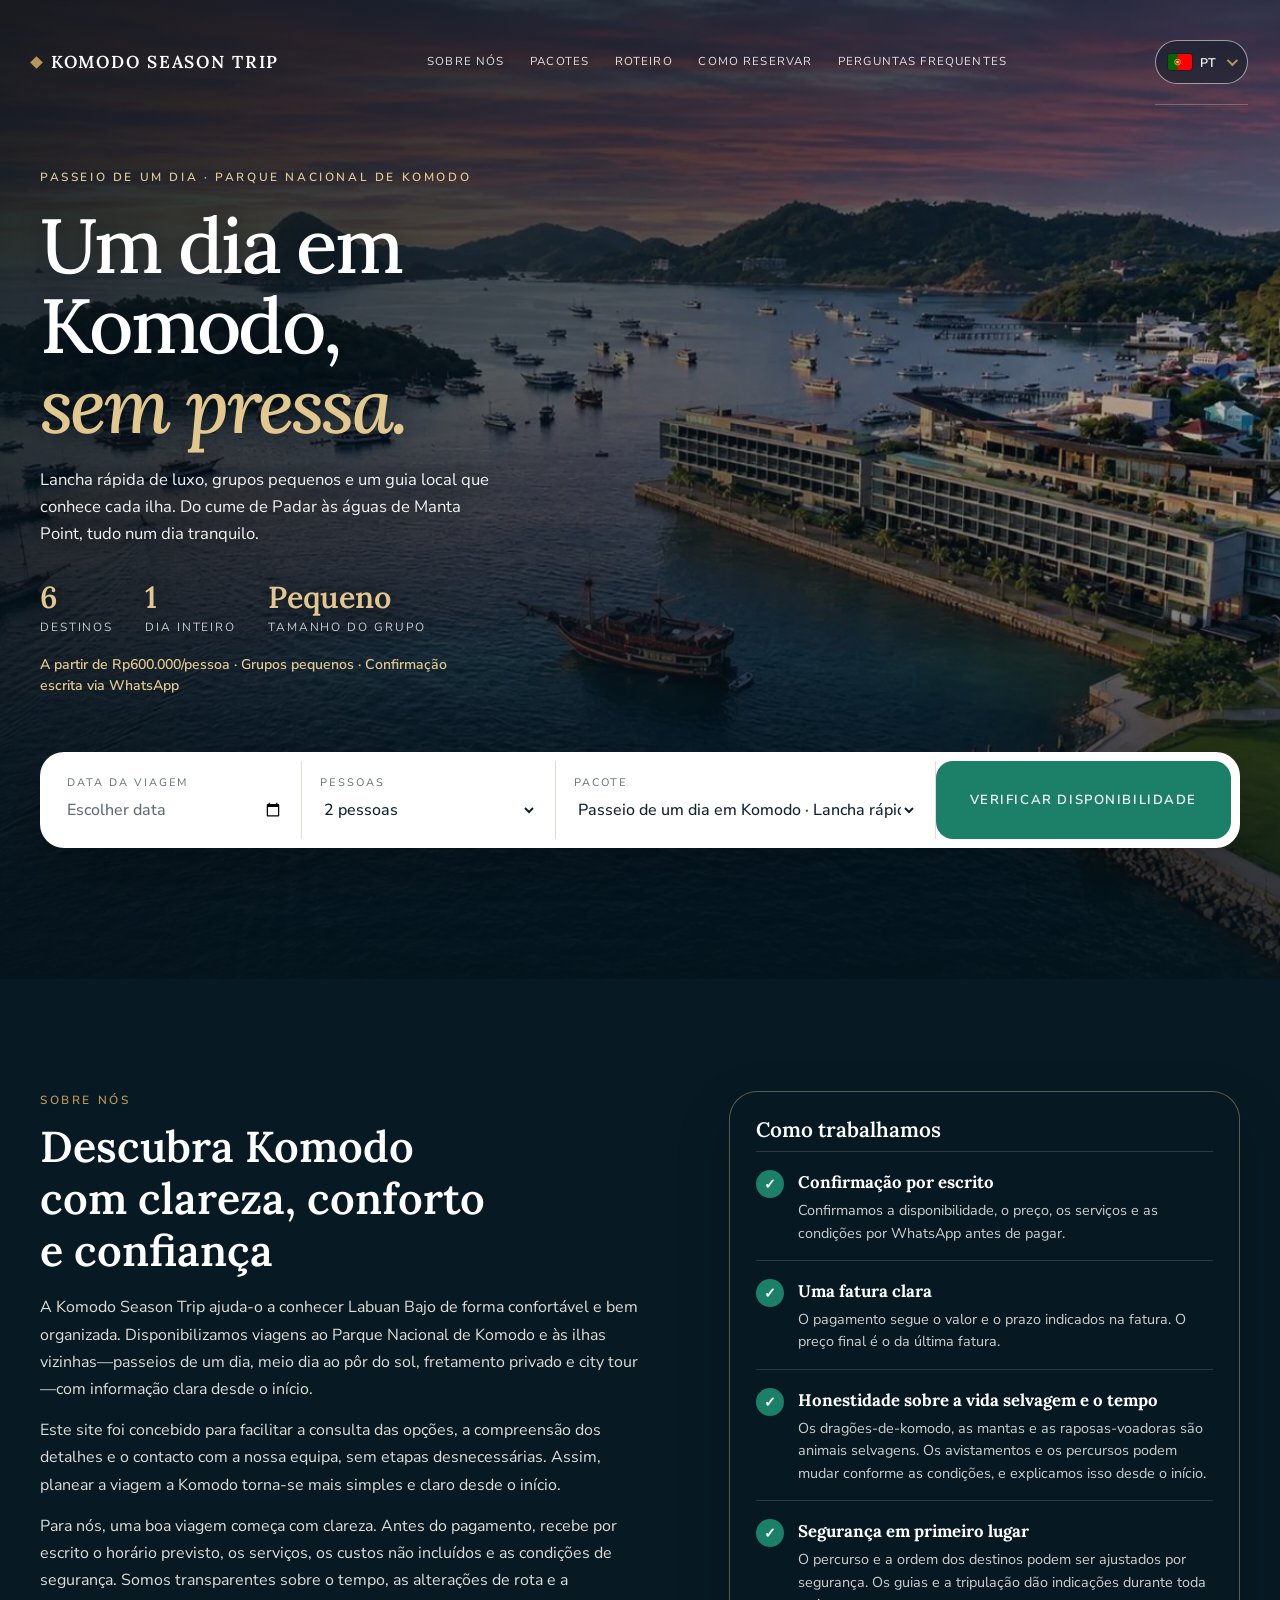
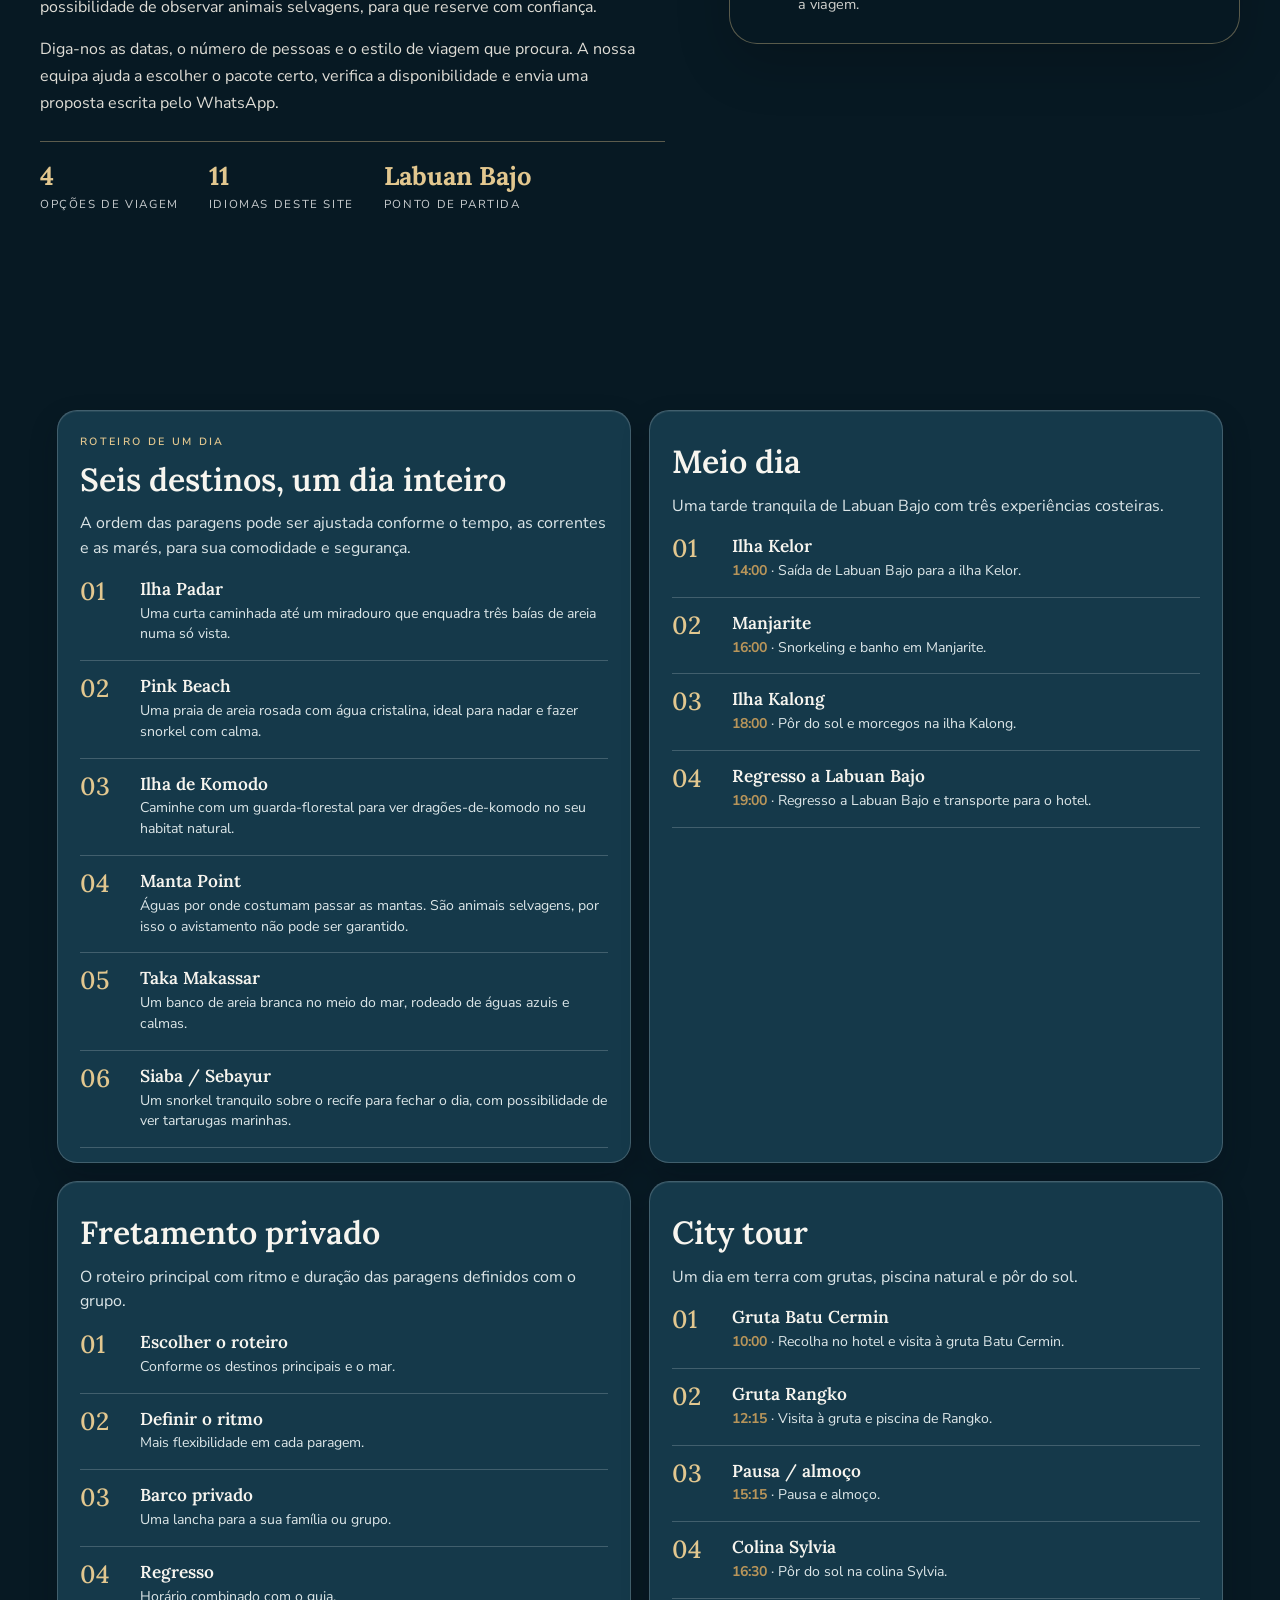
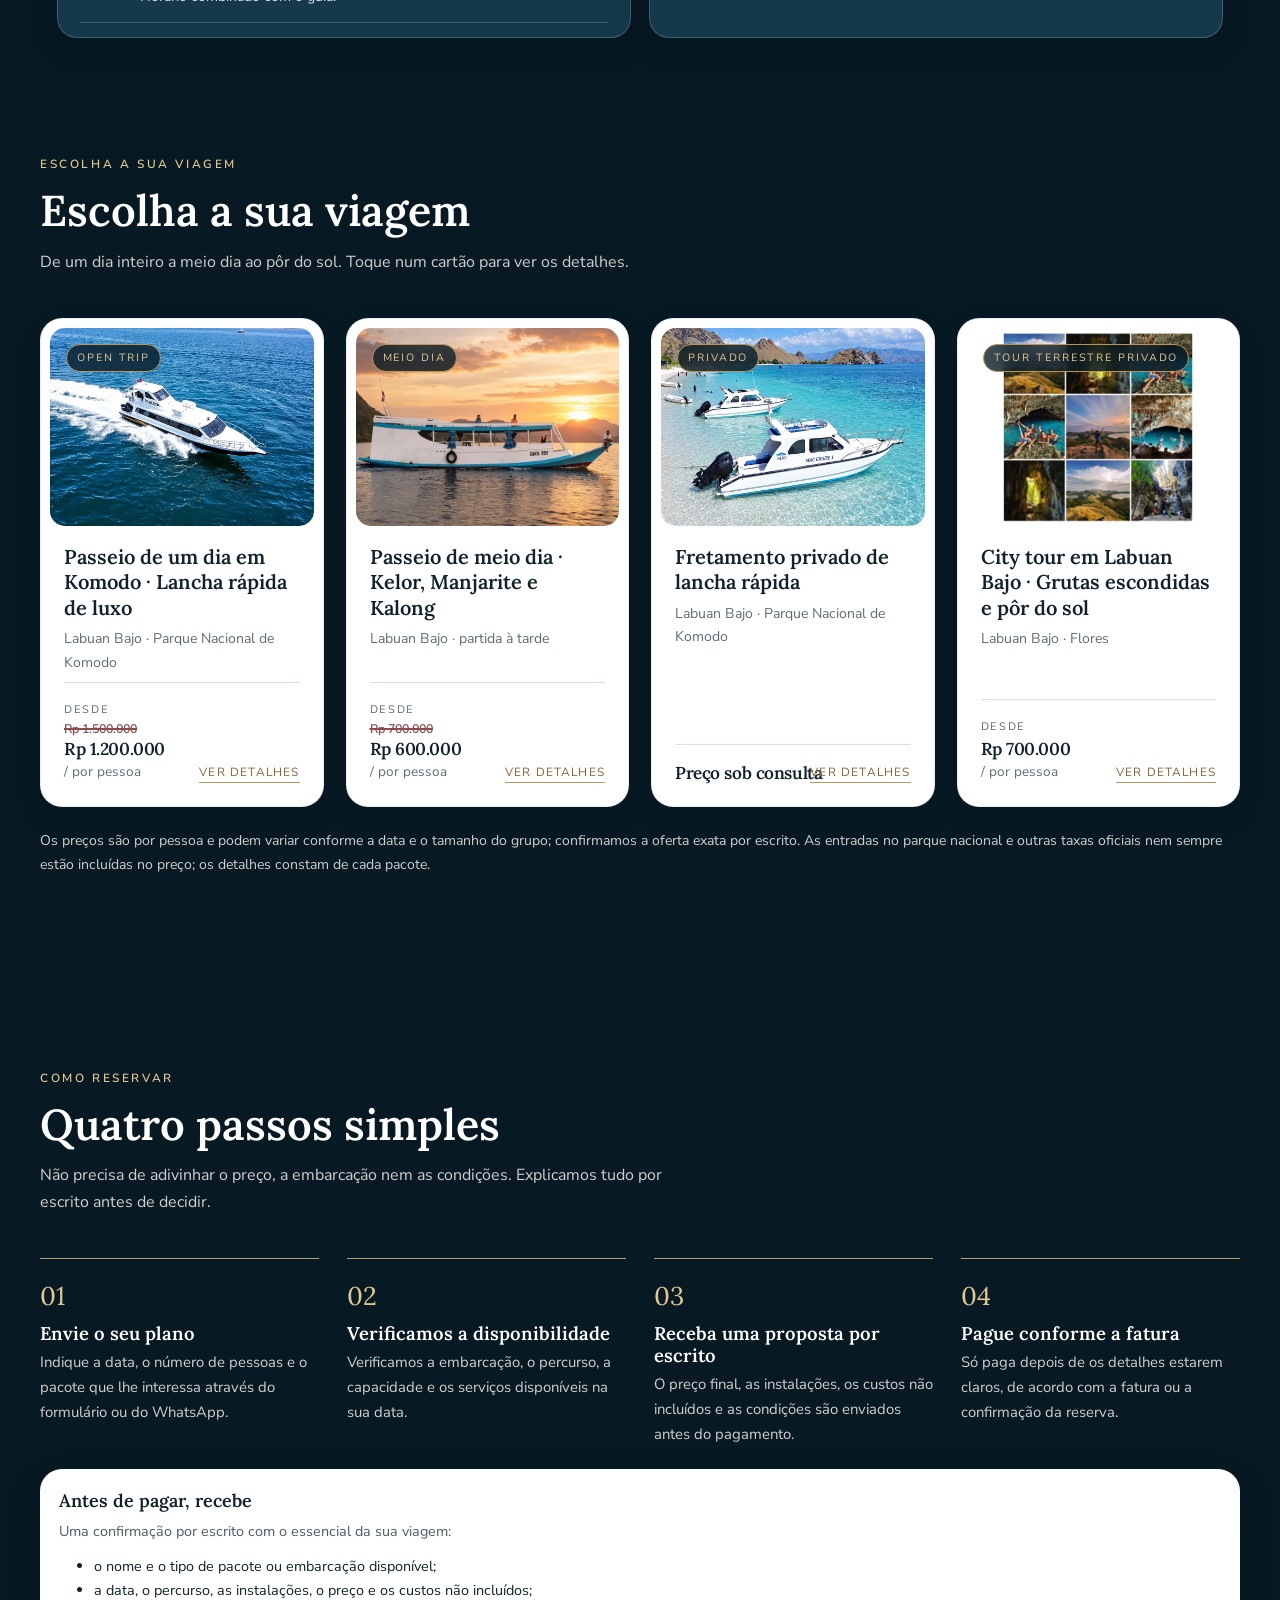
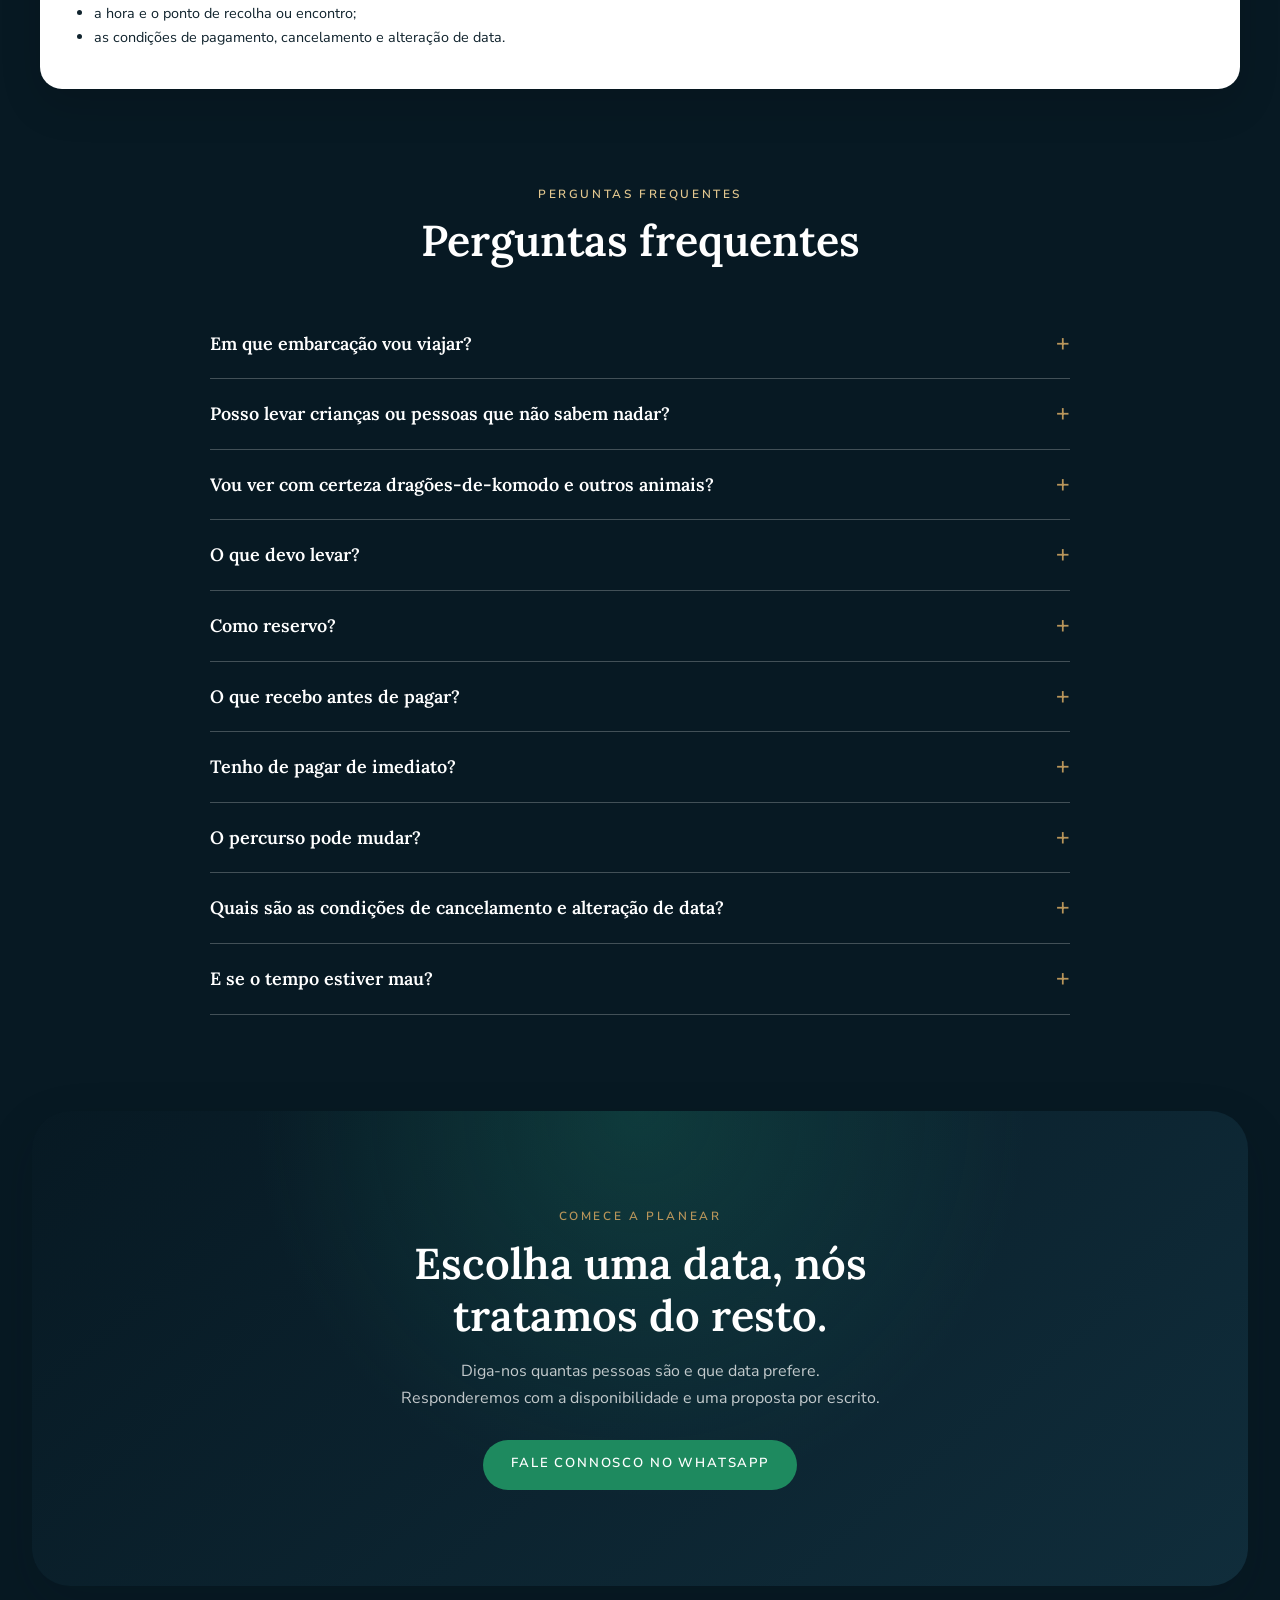
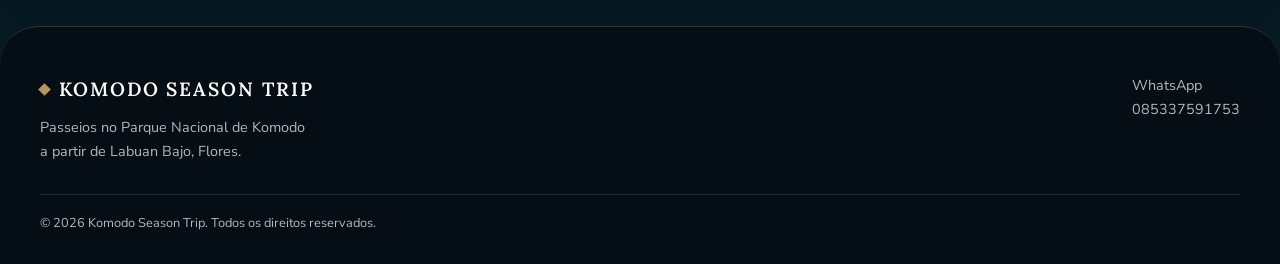
<file: pt.html>
<!DOCTYPE html>
<html lang="pt">
<head>
<meta charset="UTF-8">
<meta name="viewport" content="width=device-width, initial-scale=1, viewport-fit=cover">
<title>Passeios na Ilha de Komodo a partir de Labuan Bajo | Komodo Season Trip</title>
<meta name="description" content="Passeios no Parque Nacional de Komodo a partir de Labuan Bajo: dia inteiro em lancha rápida de luxo, meio dia com pôr do sol na ilha Kalong, fretamento privado e tour pela gruta Rangko. Grupos pequenos, reserva por WhatsApp.">
<meta name="robots" content="index,follow,max-image-preview:large">
<meta property="og:type" content="website"><meta property="og:site_name" content="Komodo Season Trip">
<meta property="og:title" content="Passeios na Ilha de Komodo a partir de Labuan Bajo | Komodo Season Trip"><meta property="og:description" content="Passeios no Parque Nacional de Komodo a partir de Labuan Bajo: dia inteiro em lancha rápida de luxo, meio dia com pôr do sol na ilha Kalong, fretamento privado e tour pela gruta Rangko. Grupos pequenos, reserva por WhatsApp.">
<meta property="og:locale" content="pt_PT">
<meta property="og:locale:alternate" content="id_ID">
<meta property="og:locale:alternate" content="en_US">
<meta property="og:locale:alternate" content="zh_CN">
<meta property="og:locale:alternate" content="ms_MY">
<meta property="og:locale:alternate" content="ru_RU">
<meta property="og:locale:alternate" content="es_ES">
<meta property="og:locale:alternate" content="it_IT">
<meta property="og:locale:alternate" content="de_DE">
<meta property="og:locale:alternate" content="fr_FR">
<meta property="og:locale:alternate" content="ar_AR">
<meta property="og:image" content="https://darwin9415.github.io/Web-trip2/hero.webp">
<meta name="twitter:card" content="summary_large_image">
<link rel="alternate" hreflang="id" href="https://darwin9415.github.io/Web-trip2/">
<link rel="alternate" hreflang="en" href="https://darwin9415.github.io/Web-trip2/en.html">
<link rel="alternate" hreflang="zh" href="https://darwin9415.github.io/Web-trip2/zh.html">
<link rel="alternate" hreflang="ms" href="https://darwin9415.github.io/Web-trip2/ms.html">
<link rel="alternate" hreflang="ru" href="https://darwin9415.github.io/Web-trip2/ru.html">
<link rel="alternate" hreflang="es" href="https://darwin9415.github.io/Web-trip2/es.html">
<link rel="alternate" hreflang="pt" href="https://darwin9415.github.io/Web-trip2/pt.html">
<link rel="alternate" hreflang="it" href="https://darwin9415.github.io/Web-trip2/it.html">
<link rel="alternate" hreflang="de" href="https://darwin9415.github.io/Web-trip2/de.html"><link rel="alternate" hreflang="fr" href="https://darwin9415.github.io/Web-trip2/fr.html"><link rel="alternate" hreflang="ar" href="https://darwin9415.github.io/Web-trip2/ar.html">
<link rel="alternate" hreflang="x-default" href="https://darwin9415.github.io/Web-trip2/">
<link rel="canonical" href="https://darwin9415.github.io/Web-trip2/pt.html">
<meta property="og:url" content="https://darwin9415.github.io/Web-trip2/pt.html">
<link rel="preconnect" href="https://fonts.googleapis.com">
<link rel="preconnect" href="https://fonts.gstatic.com" crossorigin>
<link href="https://fonts.googleapis.com/css2?family=Lora:ital,wght@0,500;0,600;0,700;1,500&family=Nunito+Sans:wght@400;500;600;700&display=swap" rel="stylesheet">
<script type="application/ld+json">{"@context": "https://schema.org", "@graph": [{"@type": "TravelAgency", "name": "Komodo Season Trip", "telephone": "+6285337591753", "areaServed": "Labuan Bajo, Flores, Indonesia", "description": "Passeios no Parque Nacional de Komodo a partir de Labuan Bajo: dia inteiro em lancha rápida de luxo, meio dia com pôr do sol na ilha Kalong, fretamento privado e tour pela gruta Rangko. Grupos pequenos, reserva por WhatsApp."}, {"@type": "TouristTrip", "name": "Passeio de um dia em Komodo · Lancha rápida de luxo", "description": "Excursão aberta (partilhada) de dia inteiro a seis destinos do Parque Nacional de Komodo em lancha rápida turística a partir de Labuan Bajo: ilha Padar, Pink Beach, ilha de Komodo, Manta Point, Taka Makassar e Siaba ou Sebayur. Inclui recolha no hotel na zona de Labuan Bajo, almoço e guia local.", "provider": {"@type": "TravelAgency", "name": "Komodo Season Trip"}, "offers": {"@type": "Offer", "priceCurrency": "IDR", "price": "1200000"}}, {"@type": "TouristTrip", "name": "Passeio de meio dia · Kelor, Manjarite e Kalong", "description": "Um passeio descontraído de meio dia: largamos de Labuan Bajo à tarde, paramos na praia virgem da ilha Kelor, fazemos snorkel em Manjarite e terminamos o dia com o pôr do sol e milhares de raposas-voadoras na ilha Kalong. Inclui recolha e regresso ao hotel.", "provider": {"@type": "TravelAgency", "name": "Komodo Season Trip"}, "offers": {"@type": "Offer", "priceCurrency": "IDR", "price": "600000"}}, {"@type": "TouristTrip", "name": "Fretamento privado de lancha rápida", "description": "Fretamento de uma lancha rápida inteira só para a sua família ou grupo. O roteiro segue o pacote principal, enquanto o ritmo e o tempo em cada paragem seguem os seus desejos.", "provider": {"@type": "TravelAgency", "name": "Komodo Season Trip"}}, {"@type": "TouristTrip", "name": "City tour em Labuan Bajo · Grutas escondidas e pôr do sol", "description": "Um dia privado a explorar o lado terrestre de Labuan Bajo: visita à gruta Batu Cermin, banho na piscina cristalina da gruta Rangko e pôr do sol na colina Sylvia. Três experiências numa só viagem para 2–6 pessoas.", "provider": {"@type": "TravelAgency", "name": "Komodo Season Trip"}, "offers": {"@type": "Offer", "priceCurrency": "IDR", "price": "700000"}}]}</script>
<style>
:root{--navy:#08151f;--navy2:#0f2a3c;--gold:#b8955a;--gold2:#dcc08c;--ivory:#f6f3ed;--stone:#ebe5d9;--ink:#101c27;--muted:#67727c;--line:#e0d9ca;
--serif:"Lora",Georgia,"Times New Roman",serif;--sans:"Nunito Sans","Segoe UI",Arial,sans-serif}
*{box-sizing:border-box;margin:0;padding:0}
html{scroll-behavior:smooth}
body{font-variant-numeric:lining-nums;font-family:var(--sans);background:var(--ivory);color:var(--ink);line-height:1.65;font-size:16px;-webkit-font-smoothing:antialiased}
a{color:inherit;text-decoration:none}
svg{display:block}
:focus-visible{outline:2px solid var(--gold);outline-offset:3px}
.wrap{width:min(1140px,90%);margin-inline:auto}
.hide{display:none!important}
.eyebrow{font-size:.74rem;letter-spacing:.22em;text-transform:uppercase;color:var(--gold);font-weight:600}
h1,h2,h3{font-family:var(--serif);font-weight:600;letter-spacing:0;line-height:1.2}
h2{font-size:clamp(1.8rem,3.8vw,2.7rem)}
.btn{display:inline-block;background:var(--gold);color:#08151f;border:0;border-radius:2px;padding:14px 28px;font:600 .82rem var(--sans);letter-spacing:.14em;text-transform:uppercase;cursor:pointer;transition:background .2s}
.btn:hover{background:var(--gold2)}
.btn.ghost{background:transparent;color:inherit;border:1px solid currentColor}
.btn.ghost:hover{background:rgba(184,149,90,.12)}

/* header */
header.top{position:absolute;inset:0 0 auto;z-index:10;color:#fff}
.top .wrap{display:flex;align-items:center;justify-content:space-between;padding-block:24px;gap:20px}
.logo{font-family:var(--serif);font-size:1.15rem;font-weight:600;letter-spacing:.12em;text-transform:uppercase;display:flex;align-items:center;gap:12px}
.logo i{width:9px;height:9px;background:var(--gold);transform:rotate(45deg)}
nav.menu{display:flex;gap:34px;font-size:.82rem;letter-spacing:.12em;text-transform:uppercase}
nav.menu a{opacity:.85;padding:4px 0;border-bottom:1px solid transparent}
nav.menu a:hover{opacity:1;border-color:var(--gold)}
.top .btn{padding:10px 20px}
@media(max-width:860px){nav.menu{display:none}}

/* hero */
.hero{position:relative;color:#fff;min-height:720px;padding:190px 0 0;overflow:hidden;background:#08151f center/cover no-repeat}
.glow{position:absolute;right:10%;top:150px;width:420px;height:420px;border-radius:50%;background:radial-gradient(circle,rgba(220,192,140,.55),rgba(184,149,90,0) 66%);pointer-events:none}
.hero svg.scene{position:absolute;left:0;right:0;bottom:0;width:100%;height:42%;min-height:200px}
.hero .wrap{position:relative;z-index:2}
.hero h1{font-size:clamp(2.4rem,6vw,4.7rem);max-width:12ch;margin-top:18px;font-weight:500}
.hero h1 em{color:var(--gold2);font-style:italic}
.hero .lead{margin-top:22px;max-width:50ch;font-size:1.06rem;color:rgba(255,255,255,.82)}
.facts{display:flex;gap:34px;margin-top:34px;flex-wrap:wrap}
.facts div b{display:block;font-family:var(--serif);font-size:1.8rem;font-weight:600;color:var(--gold2);line-height:1}
.facts div span{font-size:.74rem;letter-spacing:.16em;text-transform:uppercase;opacity:.75}
.cari{position:relative;z-index:3;margin-top:56px;margin-bottom:-52px;background:#fff;color:var(--ink);padding:10px;display:grid;grid-template-columns:1fr 1fr 1.5fr auto;gap:0;box-shadow:0 30px 60px rgba(4,12,20,.35)}
.cari > div{padding:12px 20px;border-right:1px solid var(--line)}
.cari label{display:block;font-size:.68rem;letter-spacing:.18em;text-transform:uppercase;color:var(--muted);margin-bottom:2px}
.cari input,.cari select{width:100%;border:0;background:transparent;font:500 1rem var(--sans);color:var(--ink);padding:4px 0}
.cari .btn{align-self:stretch;border-radius:0;padding-inline:34px}
@media(max-width:900px){.cari{grid-template-columns:1fr 1fr;margin-bottom:-90px}.cari > div{border-bottom:1px solid var(--line)}.cari .btn{grid-column:1/-1;padding-block:16px}}
@media(max-width:520px){.cari{grid-template-columns:1fr}.cari > div{border-right:0}}


section{padding-block:80px}
.sec-head{max-width:640px;margin-bottom:42px}
.sec-head p{color:var(--muted);margin-top:12px}

/* paket */
.cards{display:grid;grid-template-columns:repeat(4,1fr);gap:24px}
@media(max-width:1100px){.cards{grid-template-columns:1fr 1fr}}
@media(max-width:620px){.cards{grid-template-columns:1fr}}
.card{background:#fff;border:1px solid var(--line);cursor:pointer;display:flex;flex-direction:column;transition:transform .25s,box-shadow .25s}
.card:hover{transform:translateY(-4px);box-shadow:0 22px 40px rgba(8,21,31,.12)}
.thumb{height:220px;position:relative;display:grid;place-items:center;color:var(--gold2)}
.has-photo{background-size:cover;background-position:center}.has-photo svg{display:none}
.t1{background:linear-gradient(145deg,#0f2a3c,#08151f)}
.t2{background:linear-gradient(145deg,#14485a,#0a2233)}
.t3{background:linear-gradient(145deg,#1d3a4a,#0a1b27)}
.thumb svg{width:84px;height:84px;opacity:.9}
.tag{position:absolute;left:16px;top:16px;background:rgba(8,21,31,.6);backdrop-filter:blur(4px);font-size:.66rem;letter-spacing:.18em;text-transform:uppercase;border:1px solid var(--gold);color:var(--gold2);padding:4px 10px}
.card .body{padding:24px;display:flex;flex-direction:column;gap:6px;flex:1}
.card h3{font-size:1.25rem}
.where{color:var(--muted);font-size:.88rem}
.score{font-size:.88rem;color:var(--muted)}.score b{color:var(--gold)}
.meta{margin-top:auto;padding-top:18px;border-top:1px solid var(--line);display:flex;justify-content:space-between;align-items:end;gap:10px}
.price small{display:block;font-size:.68rem;letter-spacing:.16em;text-transform:uppercase;color:var(--muted)}
.meta .price{display:flex;flex-direction:column;align-items:flex-start;gap:2px;min-width:0}.meta .price .price-old{display:block!important;margin:0;color:#8b4b4b;font-family:var(--sans);font-size:.86rem;font-weight:600;line-height:1.25;text-decoration-line:line-through;text-decoration-color:#8b4b4b;text-decoration-thickness:2px;white-space:nowrap}.meta .price strong{display:block;color:var(--ink);font-size:1.4rem;line-height:1.2}.price .price-old{display:block;margin:2px 0 0;color:var(--muted);font-size:.82rem;font-weight:500;line-height:1.2;text-decoration:line-through;text-decoration-thickness:1.5px}.price strong{font-family:var(--serif);font-size:1.35rem;font-weight:600}
.price em{font-style:normal;color:var(--muted);font-size:.85rem}
.more{font-size:.74rem;letter-spacing:.16em;text-transform:uppercase;color:var(--gold);border-bottom:1px solid var(--gold)}
.note{margin-top:22px;font-size:.88rem;color:var(--muted)}

/* rute */
.rute{background:linear-gradient(135deg,#fbfaf5 0%,#f7f5ed 48%,#eef5f2 100%);border:1px solid rgba(184,149,90,.22);box-shadow:0 18px 44px rgba(8,21,31,.10)}
.rgrid{display:grid;grid-template-columns:.9fr 1.1fr;gap:60px}
@media(max-width:860px){.rgrid{grid-template-columns:1fr;gap:30px}}
.rgrid .sec-head{position:sticky;top:40px;align-self:start}
@media(max-width:860px){.rgrid .sec-head{position:static}}
.stops{list-style:none}
.stops li{display:grid;grid-template-columns:70px 1fr;gap:16px;padding:22px 0;border-bottom:1px solid var(--line)}
.stops li:first-child{padding-top:0}
.stops b{font-family:var(--serif);font-size:1.9rem;color:var(--gold);line-height:1;font-weight:500}
.stops h3{font-size:1.25rem}
.stops p{color:var(--muted);font-size:.96rem;margin-top:4px}
.route-swipe-hint{display:flex;align-items:center;justify-content:center;gap:10px;width:max-content;max-width:100%;margin:14px auto 0;padding:7px 14px;border:1px solid rgba(184,149,90,.3);border-radius:999px;background:rgba(255,255,255,.74);color:var(--muted);font-size:.8rem;line-height:1.4;text-align:center}.route-swipe-hint span{color:var(--gold);font-size:1.15rem;font-weight:700}
.route-time{font-weight:700;color:var(--gold);white-space:nowrap}
.route-slides{display:block;width:100%;max-width:100%;height:auto;max-height:min(62vh,620px);min-height:0;overflow-x:hidden;overflow-y:auto;overscroll-behavior:auto;-webkit-overflow-scrolling:touch;scrollbar-width:thin;scrollbar-color:var(--gold) transparent;margin:0;padding:0 14px 8px;background:linear-gradient(180deg,rgba(255,255,255,.88),rgba(239,246,242,.78));border:1px solid rgba(184,149,90,.2);border-radius:22px;box-shadow:inset 0 1px 0 rgba(255,255,255,.85)}.route-slides::-webkit-scrollbar{width:8px}.route-slides::-webkit-scrollbar-thumb{background:var(--gold);border:2px solid rgba(255,255,255,.75);border-radius:8px}.route-slides::-webkit-scrollbar-track{background:rgba(224,217,202,.35);border-radius:8px}

.route-slide{display:block;width:100%;background:transparent;border:0;border-radius:0;padding:0}.route-slide+.route-slide{margin-top:30px;padding-top:30px;border-top:1px solid var(--line)}
.route-slide-grid{display:block;width:100%;background:transparent;border:0;border-radius:0;padding:0;box-shadow:none}
.route-slide .sec-head{margin-bottom:0}
.route-slide .sec-head h2{margin-top:10px;color:var(--ink)}
.route-slide .sec-head p{color:var(--muted);margin-top:12px}
.route-slide .eyebrow{font-size:.66rem;color:var(--gold)}
.route-stops{list-style:none;margin:0;padding:0}
.route-stops li{display:grid;grid-template-columns:70px 1fr;gap:16px;padding:22px 0;border-bottom:1px solid var(--line)}
.route-stops li:first-child{padding-top:0}
.route-stops b{font-family:var(--serif);font-size:1.9rem;color:var(--gold);line-height:1;font-weight:500}
.route-stops h3{font-size:1.25rem;margin:0;color:var(--ink)}
.route-stops p{color:var(--muted);font-size:.96rem;margin-top:4px;line-height:1.55}
@media(max-width:860px){.route-stops li{grid-template-columns:58px 1fr}}
@media(max-width:700px){.route-slides{max-height:min(58vh,520px);overflow-y:auto;padding:0 12px 8px}}



/* cara pesan */
.steps{display:grid;grid-template-columns:repeat(4,1fr);gap:28px;counter-reset:s}
@media(max-width:900px){.steps{grid-template-columns:repeat(2,1fr)}}
@media(max-width:520px){.steps{grid-template-columns:1fr}}
.step{counter-increment:s;border-top:1px solid var(--gold);padding-top:16px}
.step::before{content:"0" counter(s);font-family:var(--serif);font-size:1.6rem;color:var(--gold)}
.step h3{font-size:1.15rem;margin:4px 0 6px}
.step p{color:var(--muted);font-size:.93rem}

/* faq */
.faq{max-width:820px;margin-inline:auto}
details{border-bottom:1px solid var(--line);padding:20px 0}
summary{cursor:pointer;list-style:none;display:flex;justify-content:space-between;gap:16px;font-family:var(--serif);font-size:1.12rem;font-weight:600}
summary::-webkit-details-marker{display:none}
summary::after{content:"+";color:var(--gold);font-size:1.6rem;line-height:1}
details[open] summary::after{content:"–"}
details p{color:var(--muted);margin-top:10px;max-width:66ch}

/* cta */
.cta{background:linear-gradient(135deg,var(--navy),var(--navy2));color:#fff;text-align:center}
.cta h2{max-width:18ch;margin:12px auto 0}
.cta p{color:rgba(255,255,255,.75);margin:16px auto 28px;max-width:48ch}
footer.foot{background:#050e15;color:rgba(255,255,255,.7);padding:46px 0 30px;font-size:.9rem}
.foot .row{display:flex;justify-content:space-between;flex-wrap:wrap;gap:24px}
.foot .logo{color:#fff;font-size:1.2rem}
.foot a:hover{color:var(--gold2)}
.foot .copy{margin-top:30px;padding-top:18px;border-top:1px solid rgba(255,255,255,.12);font-size:.8rem}

/* panel detail – modal full dengan sudut membulat */
.overlay{
  position:fixed;inset:0;z-index:50;
  background:rgba(0,0,0,.4);
  opacity:0;visibility:hidden;
  transition:opacity .25s ease,visibility .25s ease;
}
.overlay.on{opacity:1;visibility:visible}
.panel{
  position:fixed;
  left:50%;
  top:50%;
  right:auto;bottom:auto;
  width:min(1100px,calc(100vw - 40px));
  max-width:calc(100vw - 40px);
  height:min(92vh,900px);
  max-height:min(92vh,900px);
  background:#fff;
  z-index:60;
  transform:translate(-50%,-46%) scale(.985);
  opacity:0;visibility:hidden;
  transition:transform .28s ease,opacity .28s ease,visibility .28s ease;
  display:flex;flex-direction:column;
  border-radius:24px;
  overflow:hidden;
  box-shadow:0 28px 70px rgba(8,21,31,.32);
  color:var(--ink);
  pointer-events:none;
}
.panel.on{
  transform:translate(-50%,-50%) scale(1);
  opacity:1;visibility:visible;
  pointer-events:auto;
}
.panel .scroll{overflow-y:auto;flex:1;min-height:0;-webkit-overflow-scrolling:touch;padding-bottom:12px}
.p-hero{height:auto;aspect-ratio:16/9;max-height:320px;position:relative;display:grid;place-items:center;color:var(--gold2);margin:0;border-radius:0}
.p-hero.has-photo{background-size:cover;background-position:center}
.p-hero.gal{aspect-ratio:16/9;max-height:340px}
.p-hero svg{width:100px;height:100px}
.p-close{
  position:absolute;right:16px;top:16px;z-index:5;
  width:42px;height:42px;border-radius:50%;
  border:1px solid rgba(255,255,255,.5);
  background:rgba(8,21,31,.55);color:#fff;
  font-size:1.45rem;cursor:pointer;line-height:1;
  display:grid;place-items:center;
  transition:background .2s,border-color .2s;
}
.p-close:hover{background:rgba(8,21,31,.85);border-color:var(--gold)}
.p-body{padding:26px 32px 10px}
.p-body h2{font-size:1.75rem;color:var(--ink)}
.p-sub{color:var(--muted);margin-top:4px}
.p-score{margin-top:10px;color:var(--muted);font-size:.9rem}.p-score b{color:var(--gold)}
.p-body p.desc{margin-top:16px;max-width:70ch}
.p-body h3{font-size:1.15rem;margin:26px 0 12px;color:var(--ink)}
.spec{display:grid;grid-template-columns:1fr 1fr;gap:1px;background:var(--line);border:1px solid var(--line);border-radius:16px;overflow:hidden}
.spec div{background:#fff;padding:14px 16px}
.spec small{display:block;color:var(--muted);font-size:.66rem;letter-spacing:.16em;text-transform:uppercase}
.spec b{font-size:.95rem;font-weight:500}
.tiers{grid-template-columns:repeat(3,1fr)}.tiers b{font-family:var(--serif);font-size:1.1rem;font-weight:600}
.chips{display:flex;flex-wrap:wrap;gap:8px;list-style:none}
.chips li{border:1px solid var(--line);padding:5px 14px;font-size:.84rem;border-radius:999px}
.itin{list-style:none;border-left:1px solid var(--gold);margin:0 0 0 6px;max-width:100%}.itin li{display:grid;grid-template-columns:max-content minmax(0,1fr);align-items:start;column-gap:16px;padding:0 0 10px 20px;position:relative;width:fit-content;max-width:100%}.itin li::before{content:"";position:absolute;left:-5px;top:7px;width:9px;height:9px;background:var(--gold);transform:rotate(45deg)}.itin b{font-weight:700;font-size:.92rem;letter-spacing:.01em;white-space:nowrap}.itin span{color:var(--muted);font-size:.9rem;min-width:0}
.pinc{display:grid;grid-template-columns:1fr 1fr;gap:16px}
@media(max-width:480px){.pinc{grid-template-columns:1fr}}
.pinc ul{list-style:none;font-size:.9rem}
.pinc li{padding:4px 0 4px 20px;position:relative}
.pinc .y li::before{content:"✓";color:var(--gold);position:absolute;left:0;font-weight:700}
.pinc .n li::before{content:"–";color:var(--muted);position:absolute;left:3px}
.book{
  border-top:1px solid var(--line);
  padding:16px 28px 20px;
  display:flex;align-items:center;gap:14px;
  background:#fff;flex-shrink:0;flex-wrap:wrap;
}
.book .price{flex:1;min-width:120px}
.book input[type=date]{border:1px solid var(--line);padding:10px 12px;font:inherit;background:#fff;max-width:170px;border-radius:12px}
.book .btn{padding:12px 22px;border-radius:999px}
@media(max-width:700px){
  .panel{
    width:calc(100vw - 16px);
    max-width:calc(100vw - 16px);
    height:min(94vh,100%);
    max-height:min(94vh,100%);
    border-radius:20px;
  }
  /* Keep the 16:9 ratio on photo slides on small screens. */
  .p-hero,.p-hero.gal{max-height:none}
  .book input[type=date]{flex:1;max-width:none}
  .p-body{padding:18px 18px 8px}
  .p-body h2{font-size:1.4rem}
  .p-body p.desc{max-width:none}
}
body.lock{overflow:hidden}

/* dialog pesanan */
dialog.od{border:0;width:min(480px,94vw);padding:0;margin:auto;color:var(--ink);background:#fff}
dialog.od::backdrop{background:rgba(4,12,20,.65)}
.od form,.od .o-done{padding:30px;display:grid;gap:14px}
.od h2{font-size:1.65rem}
.od .o-boat{color:var(--gold);font-weight:600;margin-top:-6px}
.od label{display:block;font-size:.68rem;letter-spacing:.16em;text-transform:uppercase;color:var(--muted);margin-bottom:4px}
.od input,.od textarea{width:100%;border:1px solid var(--line);padding:11px 12px;font:inherit;background:#fff;color:var(--ink)}
.od textarea{min-height:76px;resize:vertical}
.o-two{display:grid;grid-template-columns:1fr 1fr;gap:12px}
@media(max-width:420px){.o-two{grid-template-columns:1fr}}
.o-err{color:#b3261e;font-size:.9rem}
.o-act{display:flex;gap:10px;justify-content:flex-end;flex-wrap:wrap}
.od .btn.ghost{color:var(--ink)}

/* foto latar hero (tertanam, tidak perlu file terpisah) */
.hero{background-image:linear-gradient(90deg,rgba(8,21,31,.78) 0%,rgba(8,21,31,.45) 55%,rgba(8,21,31,.2) 100%),linear-gradient(180deg,rgba(8,21,31,.55) 0%,rgba(8,21,31,0) 30%,rgba(8,21,31,0) 62%,rgba(8,21,31,.7) 100%),url(hero.webp);background-position:center 55%}
.hero h1{max-width:15ch;text-wrap:balance;text-shadow:0 2px 24px rgba(4,12,20,.45)}
.hero .lead,.facts{text-shadow:0 1px 14px rgba(4,12,20,.5)}
/* header rapi di layar menengah */
.logo{white-space:nowrap;font-size:1.3rem;letter-spacing:.12em}
nav.menu{gap:28px}nav.menu a,.top .btn{white-space:nowrap}
@media(max-width:980px){nav.menu{display:none}}

/* ===== bingkai melengkung & foto sesuai bingkai ===== */
.btn{border-radius:999px}
.top .btn.ghost{border-radius:999px}
.hero{border-radius:0}
.cari{border-radius:30px}.cari .btn{border-radius:22px}
.card{border-radius:26px;overflow:hidden;padding:12px}
.card .body{padding:18px 10px 8px}
.thumb{height:auto;aspect-ratio:4/3;border-radius:0}
.tag{border-radius:999px}
.panel{/* side radius disabled – using centered modal */}
.p-hero{/* aspect handled in modal panel CSS */}
.spec{border-radius:18px;overflow:hidden}
.chips li{border-radius:999px}
.book input[type=date],.od input,.od textarea{border-radius:14px}
dialog.od{border-radius:30px;overflow:hidden}
.rute,.cta{margin-inline:clamp(10px,2.5vw,36px);border-radius:38px}
.rute{border:1px solid var(--line)}
footer.foot{border-radius:38px 38px 0 0;margin-top:40px}
@media(max-width:600px){.panel{/* bottom sheet radius disabled */}}

/* ===== foto utama: bingkai persegi (tidak melengkung), rasio 4:3 pas dengan foto ===== */
.card{padding:10px}
.card .body{padding:20px 14px 14px}
.thumb{border-radius:0}
.p-hero{margin:14px 14px 0;border-radius:0;max-height:none}
/* foto selalu memenuhi frame (menimpa rule .t1/.t2 yang me-reset ukuran latar) */
.thumb.has-photo,.p-hero.has-photo{background-size:cover;background-position:center;background-repeat:no-repeat}
.thumb.has-photo.fit-contain,.p-hero.has-photo.fit-contain{background-size:contain;background-color:#fff}

/* ===== latar situs: foto Padar (sedikit blur) + warna huruf menyesuaikan ===== */
body{background:#0a1620;color:#f6f3ed}
body::before{content:"";position:fixed;inset:0;z-index:-1;background:linear-gradient(rgba(8,21,31,.46),rgba(8,21,31,.62)),url(bg.webp) center/cover no-repeat}
.pil h3,.sec-head h2,.step h3,summary{color:#fff}
.pil p,.sec-head p,.note,.step p,details p{color:rgba(246,243,237,.84)}
.pil b,.step::before{color:var(--gold2)}
.pil,.step{border-top-color:var(--gold2)}
#paket .eyebrow,#cara .eyebrow,#faq .eyebrow{color:var(--gold2)}
details{border-bottom-color:rgba(255,255,255,.24)}
.card,.rute,.panel{color:var(--ink)}
.card h3,.rute h2,.rute h3,.panel h2,.panel h3{color:var(--ink)}
.rute .sec-head p{color:var(--muted)}
.rute .eyebrow{color:var(--gold)}
/* tombol Cek ketersediaan: hijau */
.cari .btn{background:#1e8a5f;color:#fff}
.cari .btn:hover{background:#17724f}

/* ===== kotak pencarian di hero: tampil penuh & rapi di HP ===== */
html{overflow-x:hidden}
.hs{height:70px}
.cari>div{min-width:0}
.cari input,.cari select{min-width:0;max-width:100%}
.dph{position:relative}
.dph span{position:absolute;left:0;top:50%;transform:translateY(-50%);pointer-events:none;color:var(--muted);font-weight:500}
.dph.has span,.dph:focus-within span{display:none}
.dph:not(.has) input:not(:focus){color:transparent}
@media(max-width:900px){
  .hero{padding-top:150px}
  .hs{height:40px}
  .cari{grid-template-columns:1fr 1fr;margin-top:40px;margin-bottom:0;padding:8px;border-radius:26px}
  .cari>div{padding:10px 14px;border-right:0;border-bottom:1px solid var(--line)}
  .cari>div:nth-child(1){border-right:1px solid var(--line)}
  .cari>div:nth-child(3){grid-column:1/-1}
  .cari .btn{grid-column:1/-1;margin-top:8px;padding:16px;border-radius:20px}
}
@media(max-width:520px){
  .cari{grid-template-columns:1fr}
  .cari>div:nth-child(1){border-right:0}
}

/* ===== semua tombol WhatsApp berwarna hijau ===== */
a.btn[data-wa],#p-wa,#o-wa{background:#1e8a5f!important;color:#fff!important;border:0!important}
a.btn[data-wa]:hover,#p-wa:hover,#o-wa:hover{background:#17724f!important}
/* ===== bar pemesanan di panel: rapi di HP ===== */
.book .price strong,.book .price em{white-space:nowrap}
.book .dph{flex:1;min-width:150px}
.book .dph input[type=date]{width:100%;max-width:none;padding:11px 12px}
.book .dph span{left:14px}
@media(max-width:600px){
  .book{gap:10px}
  .book .price{flex:1 1 100%}
  .book .btn{flex:1 1 150px;text-align:center}
}

/* ===== galeri foto di panel detail ===== */
.p-hero.gal{display:block;background:#0a1620;overflow:hidden}
.gal .sl{position:absolute;inset:0;width:100%;height:100%;display:flex;overflow-x:auto;scroll-snap-type:x mandatory;scrollbar-width:none;-webkit-overflow-scrolling:touch}
.gal .sl::-webkit-scrollbar{display:none}
.gal figure{flex:0 0 100%;width:100%;min-width:100%;scroll-snap-align:center;position:relative;margin:0}
.gal figure img{width:100%;height:100%;object-fit:cover;display:block}
.gal figure.ct{background:#fff}
.gal figure.ct img{object-fit:contain}
.gal figcaption{position:absolute;left:0;right:0;bottom:0;padding:38px 16px 30px;background:linear-gradient(transparent,rgba(8,21,31,.75));color:#fff;font-size:.86rem}
.gal .cnt{position:absolute;left:14px;top:14px;z-index:2;background:rgba(8,21,31,.6);color:#fff;font-size:.74rem;letter-spacing:.1em;padding:5px 12px;border-radius:999px}
.gal .nav{position:absolute;top:50%;transform:translateY(-50%);z-index:2;width:38px;height:38px;border-radius:50%;border:1px solid rgba(255,255,255,.6);background:rgba(8,21,31,.55);color:#fff;font-size:1.4rem;line-height:1;cursor:pointer}
.gal .swipe-hint{position:absolute;left:50%;top:14px;transform:translateX(-50%);z-index:2;padding:5px 11px;border:1px solid rgba(255,255,255,.3);border-radius:999px;background:rgba(8,21,31,.62);color:#fff;font-size:.72rem;line-height:1.4;white-space:nowrap;pointer-events:none}
.gal .prev{left:10px}.gal .next{right:10px}
.gal .dots{position:absolute;left:0;right:0;bottom:12px;z-index:2;display:flex;justify-content:center;gap:6px}
.gal .dots i{width:7px;height:7px;border-radius:50%;background:rgba(255,255,255,.5);transition:width .2s}
.gal .dots i.on{background:var(--gold2);width:18px;border-radius:6px}
.p-close{z-index:3}
/* Desktop: make the gallery span the full modal width. */
@media(min-width:701px){
  /* Desktop mengikuti mode mobile: galeri penuh dengan rasio 16:9. */
  .p-hero.gal{height:auto;aspect-ratio:16/9;max-height:none}
  .gal figure img{object-fit:cover}
}
@media(hover:none){.gal .nav{display:none}}

/* ===== bagian informasi tambahan paket (aturan, FAQ) ===== */
.warn{margin-top:16px;padding:12px 14px;border-left:3px solid var(--gold);background:#faf6ec;border-radius:0 14px 14px 0;font-size:.92rem;line-height:1.55}
.inote{margin-top:10px;font-size:.88rem;color:var(--muted);line-height:1.55}
.xinfo{margin-top:26px}
.acc{border-top:1px solid var(--line)}.acc:last-child{border-bottom:1px solid var(--line)}
.acc>summary{cursor:pointer;list-style:none;display:flex;justify-content:space-between;gap:12px;padding:15px 0;font-family:var(--serif);font-size:1.08rem;font-weight:600}
.acc>summary::-webkit-details-marker{display:none}
.acc>summary::after{content:"+";color:var(--gold);font-size:1.4rem;line-height:1}
.acc[open]>summary::after{content:"–"}
.accb{padding:0 0 16px;font-size:.92rem;line-height:1.6}
.accb p{margin:0 0 10px}
.ilist{margin:0 0 10px 1.15rem;padding:0}.ilist li{margin:4px 0}
.qa{border-top:1px solid var(--line)}
.qa>summary{cursor:pointer;list-style:none;padding:11px 0;font-weight:600;font-size:.93rem;display:flex;justify-content:space-between;gap:10px}
.qa>summary::-webkit-details-marker{display:none}
.qa>summary::after{content:"+";color:var(--gold)}
.qa[open]>summary::after{content:"–"}
.qa p{margin:0 0 12px;color:var(--muted)}

/* ===== panel detail: tampilan rapi & profesional (semua paket, semua bahasa) ===== */
.p-body h3{display:flex;align-items:center;gap:10px;margin:30px 0 14px}
.p-body h3::before{content:"";width:22px;height:2px;background:var(--gold);flex:none}
.spec>div:last-child:nth-child(odd){grid-column:1/-1}
.itin b{font-weight:700;letter-spacing:.01em}
.callout{display:flex;gap:12px;align-items:flex-start;margin-top:14px;padding:13px 15px;background:#f1f6f8;border-radius:14px;font-size:.88rem;line-height:1.55;color:var(--ink)}
.callout b{flex:none;width:20px;height:20px;border-radius:50%;background:var(--gold);color:#fff;display:grid;place-items:center;font:700 .78rem var(--serif);font-style:italic;margin-top:1px}
.xinfo{margin-top:30px;display:grid;gap:10px}
.acc{border:1px solid var(--line);border-radius:16px;background:#fff;overflow:hidden}
.acc:last-child{border-bottom:1px solid var(--line)}
.acc>summary{color:var(--ink);padding:15px 16px;font-size:1.05rem}
.acc[open]>summary{background:#faf6ec;border-bottom:1px solid var(--line)}
.accb{padding:14px 16px 6px}
.accb p{color:var(--ink);margin:0 0 12px}
.accb p.inote{color:var(--muted);font-size:.86rem;margin:2px 0 12px}
.ilist{margin:0 0 12px;padding:0;list-style:none}
.ilist li{position:relative;padding:5px 0 5px 26px;font-size:.92rem;line-height:1.55}
.ilist li::before{content:"";position:absolute;left:8px;top:15px;width:6px;height:6px;background:var(--gold);transform:rotate(45deg)}
ol.ilist{counter-reset:o}ol.ilist li{counter-increment:o;padding-left:32px}
ol.ilist li::before{content:counter(o);left:0;top:6px;width:20px;height:20px;border-radius:50%;transform:none;background:var(--gold);color:#fff;font:700 .72rem var(--sans);display:grid;place-items:center}
.acc.yes .ilist li::before{content:"✓";left:3px;top:5px;width:auto;height:auto;background:none;transform:none;color:#1e8a5f;font:700 .95rem var(--sans)}
.acc.no .ilist li::before{content:"✕";left:3px;top:5px;width:auto;height:auto;background:none;transform:none;color:#b3261e;font:700 .85rem var(--sans)}
.qa{border-top:1px solid var(--line)}
.accb>.qa:first-child{border-top:0}
.qa>summary{color:var(--ink);padding:13px 0;font-weight:600;font-size:.95rem;line-height:1.4}
.qa p{color:var(--muted);margin:0 0 14px}
@media(prefers-reduced-motion:reduce){*{transition:none!important;scroll-behavior:auto!important}}

/* ===== Tentang kami ===== */
.about{padding:150px 0 10px;color:#f6f3ed}
.ab-grid{display:grid;grid-template-columns:1.1fr .9fr;gap:48px;align-items:start}
.ab-text h2{margin:10px 0 18px;max-width:20ch;color:#fff}
.ab-text p{color:rgba(246,243,237,.88);margin:0 0 14px;max-width:60ch;line-height:1.7}
.ab-facts{display:flex;gap:30px;flex-wrap:wrap;margin:24px 0 26px;padding-top:20px;border-top:1px solid rgba(220,192,140,.4)}
.ab-facts b{display:block;font-family:var(--serif);font-size:1.6rem;color:var(--gold2);line-height:1.1}
.ab-facts span{font-size:.72rem;letter-spacing:.14em;text-transform:uppercase;color:rgba(255,255,255,.78)}
.ab-card{background:rgba(8,21,31,.64);-webkit-backdrop-filter:blur(8px);backdrop-filter:blur(8px);border:1px solid rgba(220,192,140,.35);border-radius:28px;padding:26px 26px 12px}
.ab-card h3{font-family:var(--serif);font-size:1.3rem;color:#fff;margin:0 0 8px}
.ab-card ul{list-style:none;margin:0;padding:0}
.ab-card li{display:flex;gap:14px;padding:16px 0;border-top:1px solid rgba(255,255,255,.14)}
.ab-card .ck{flex:none;width:28px;height:28px;border-radius:50%;background:#1e8a5f;color:#fff;display:grid;place-items:center;font-weight:700;font-size:.9rem;margin-top:2px}
.ab-card li b{display:block;font-family:var(--serif);font-size:1.05rem;color:#fff;margin-bottom:3px}
.ab-card li p{margin:0;font-size:.9rem;color:rgba(246,243,237,.84);line-height:1.55}
@media(max-width:900px){.about{padding-top:60px}.ab-grid{grid-template-columns:1fr;gap:30px}}

/* ===== multi bahasa ===== */
.hr{display:flex;align-items:center;gap:10px}
.lang{position:relative}
.lang summary{list-style:none;cursor:pointer;border:1px solid rgba(255,255,255,.55);border-radius:999px;padding:9px 14px;font:600 .78rem var(--sans);letter-spacing:.04em;white-space:nowrap;display:flex;align-items:center;gap:6px;color:#fff;background:rgba(8,21,31,.28)}
.lang summary::-webkit-details-marker{display:none}
.lang ul{position:absolute;right:0;top:calc(100% + 8px);background:#fff;color:var(--ink);border-radius:18px;padding:6px;list-style:none;min-width:190px;box-shadow:0 18px 40px rgba(4,12,20,.3);z-index:30}
.lang li a{display:block;padding:10px 14px;border-radius:12px;font-size:.92rem}
.lang li a:hover,.lang li a[aria-current]{background:#f1ece2}
@media(max-width:560px){.top .btn{display:none}.logo{font-size:1rem;letter-spacing:.08em}}
h1,h2,h3{overflow-wrap:break-word;hyphens:auto}
.fl{width:24px;height:16px;border-radius:3px;box-shadow:0 0 0 1px rgba(0,0,0,.2);flex:none;display:block;overflow:hidden}
.lang summary{gap:8px}
.lang summary::after{content:"";width:6px;height:6px;border-right:2px solid currentColor;border-bottom:2px solid currentColor;transform:rotate(45deg) translateY(-2px);margin-left:2px;font-size:0}
.lang[open] summary::after{content:"";transform:rotate(-135deg) translateY(-1px)}
.lang li a{display:flex;align-items:center;gap:12px}
html[lang="zh"]{--sans:"Nunito Sans","PingFang SC","Hiragino Sans GB","Microsoft YaHei","Noto Sans SC",sans-serif;--serif:"Lora","Songti SC","Noto Serif SC","SimSun",serif}
html[lang="zh"] .hero h1{max-width:11em}
html[lang="zh"] .eyebrow,html[lang="zh"] .more,html[lang="zh"] .btn{letter-spacing:.04em}

/* ===== mobile hamburger & drawer ===== */
.nav-toggle{display:none;align-items:center;justify-content:center;width:44px;height:44px;border:1px solid rgba(255,255,255,.35);background:rgba(8,21,31,.35);backdrop-filter:blur(6px);border-radius:10px;cursor:pointer;color:#fff;padding:0;flex-shrink:0}
.nav-toggle svg{width:22px;height:22px}
.nav-toggle .ic-close{display:none}
.nav-toggle[aria-expanded="true"] .ic-open{display:none}
.nav-toggle[aria-expanded="true"] .ic-close{display:block}
.mnav{position:fixed;inset:0 0 auto 0;top:0;z-index:40;background:rgba(8,21,31,.97);color:#fff;padding:88px 24px 28px;transform:translateY(-110%);opacity:0;visibility:hidden;transition:transform .28s ease,opacity .28s ease,visibility .28s;max-height:100vh;overflow-y:auto;-webkit-overflow-scrolling:touch}
.mnav.on{transform:none;opacity:1;visibility:visible}
.mnav nav{display:flex;flex-direction:column;gap:4px}
.mnav a{display:block;padding:14px 8px;font-size:1rem;letter-spacing:.08em;text-transform:uppercase;border-bottom:1px solid rgba(255,255,255,.1);opacity:.92}
.mnav a:hover,.mnav a:focus-visible{opacity:1;color:var(--gold2)}
.mnav .mnav-wa{margin-top:22px;display:inline-flex;align-items:center;justify-content:center;width:100%;text-align:center}
body.nav-open{overflow:hidden}
@media(max-width:980px){
  .nav-toggle{display:inline-flex}
  nav.menu{display:none!important}
  .top .wrap{gap:12px}
  .hr{display:flex;align-items:center;gap:10px}
}
@media(min-width:981px){
  .mnav{display:none!important}
}
/* hero CTA clarity */
.hero-cta-note{margin-top:14px;font-size:.88rem;color:rgba(255,255,255,.78);max-width:52ch;line-height:1.5}
.hero-cta-note strong{color:var(--gold2);font-weight:600}
.cari-micro{margin-top:12px;font-size:.8rem;color:rgba(255,255,255,.7);text-align:center;max-width:48ch;margin-inline:auto}
@media(max-width:900px){
  .cari-micro{margin-bottom:8px}
}
.booking-next{margin-top:22px;padding:22px 24px;border:1px solid var(--line);border-radius:20px;background:#fff;color:var(--ink)}
.booking-next h3{font-size:1.12rem;margin-bottom:8px;color:var(--ink)!important}
.booking-next p{color:#4f5b64;font-size:.9rem;line-height:1.6}
.booking-next ul{margin:12px 0 18px 1.1rem;color:var(--ink);font-size:.9rem;line-height:1.65}
.booking-next .btn{display:inline-block}
.booking-next{padding:20px 18px}
.booking-next ul{padding-inline-start:1.1rem}
</style>
<link rel="stylesheet" href="premium.css">
</head>
<body><svg xmlns="http://www.w3.org/2000/svg" style="position:absolute;width:0;height:0;overflow:hidden" aria-hidden="true"><defs><symbol id="f-id" viewBox="0 0 30 20"><rect width="30" height="10" fill="#e70011"/><rect y="10" width="30" height="10" fill="#fff"/></symbol><symbol id="f-en" viewBox="0 0 30 20"><rect width="30" height="20" fill="#012169"/><path d="M0 0L30 20M30 0L0 20" stroke="#fff" stroke-width="4"/><path d="M0 0L30 20M30 0L0 20" stroke="#c8102e" stroke-width="1.5"/><path d="M15 0V20M0 10H30" stroke="#fff" stroke-width="6.5"/><path d="M15 0V20M0 10H30" stroke="#c8102e" stroke-width="3.6"/></symbol><symbol id="f-zh" viewBox="0 0 30 20"><rect width="30" height="20" fill="#de2910"/><polygon fill="#ffde00" points="5.00,2.00 5.68,4.07 7.85,4.07 6.09,5.36 6.76,7.43 5.00,6.15 3.24,7.43 3.91,5.36 2.15,4.07 4.32,4.07"/><polygon fill="#ffde00" points="10.86,1.49 10.40,2.04 10.75,2.66 10.09,2.39 9.61,2.92 9.66,2.21 9.00,1.91 9.70,1.74 9.78,1.03 10.16,1.63"/><polygon fill="#ffde00" points="12.99,3.86 12.35,4.19 12.44,4.90 11.93,4.39 11.28,4.70 11.60,4.06 11.12,3.53 11.82,3.64 12.17,3.01 12.29,3.72"/><polygon fill="#ffde00" points="12.96,7.27 12.25,7.31 12.04,8.00 11.78,7.33 11.06,7.34 11.62,6.89 11.38,6.21 11.99,6.60 12.56,6.17 12.38,6.86"/><polygon fill="#ffde00" points="10.78,9.62 10.11,9.39 9.65,9.94 9.67,9.22 9.00,8.95 9.69,8.75 9.74,8.04 10.14,8.63 10.84,8.45 10.40,9.02"/></symbol><symbol id="f-ms" viewBox="0 0 30 20"><rect y="0.000" width="30" height="1.4286" fill="#cc0001"/><rect y="1.429" width="30" height="1.4286" fill="#fff"/><rect y="2.857" width="30" height="1.4286" fill="#cc0001"/><rect y="4.286" width="30" height="1.4286" fill="#fff"/><rect y="5.714" width="30" height="1.4286" fill="#cc0001"/><rect y="7.143" width="30" height="1.4286" fill="#fff"/><rect y="8.571" width="30" height="1.4286" fill="#cc0001"/><rect y="10.000" width="30" height="1.4286" fill="#fff"/><rect y="11.429" width="30" height="1.4286" fill="#cc0001"/><rect y="12.857" width="30" height="1.4286" fill="#fff"/><rect y="14.286" width="30" height="1.4286" fill="#cc0001"/><rect y="15.714" width="30" height="1.4286" fill="#fff"/><rect y="17.143" width="30" height="1.4286" fill="#cc0001"/><rect y="18.571" width="30" height="1.4286" fill="#fff"/><rect width="15" height="11.43" fill="#010066"/><circle cx="5.3" cy="5.7" r="3.2" fill="#fc0"/><circle cx="6.2" cy="5.7" r="2.6" fill="#010066"/><polygon fill="#fc0" points="10.60,2.90 11.12,4.62 12.79,3.95 11.77,5.43 13.33,6.32 11.54,6.45 11.81,8.22 10.60,6.90 9.39,8.22 9.66,6.45 7.87,6.32 9.43,5.43 8.41,3.95 10.08,4.62"/></symbol><symbol id="f-ru" viewBox="0 0 30 20"><rect width="30" height="20" fill="#fff"/><rect y="6.67" width="30" height="6.67" fill="#0039a6"/><rect y="13.33" width="30" height="6.67" fill="#d52b1e"/></symbol><symbol id="f-es" viewBox="0 0 30 20"><rect width="30" height="20" fill="#aa151b"/><rect y="5" width="30" height="10" fill="#f1bf00"/></symbol><symbol id="f-pt" viewBox="0 0 30 20"><rect width="30" height="20" fill="#f00"/><rect width="12" height="20" fill="#060"/><circle cx="12" cy="10" r="3.6" fill="none" stroke="#fc0" stroke-width="1"/><rect x="10.3" y="8.3" width="3.4" height="3.6" rx=".6" fill="#fff" stroke="#f00" stroke-width=".7"/></symbol><symbol id="f-it" viewBox="0 0 30 20"><rect width="30" height="20" fill="#fff"/><rect width="10" height="20" fill="#009246"/><rect x="20" width="10" height="20" fill="#ce2b37"/></symbol><symbol id="f-de" viewBox="0 0 30 20"><rect width="30" height="6.67" fill="#000"/><rect y="6.67" width="30" height="6.67" fill="#d00"/><rect y="13.33" width="30" height="6.67" fill="#ffce00"/></symbol><symbol id="f-fr" viewBox="0 0 30 20"><rect width="10" height="20" fill="#0055a4"/><rect x="10" width="10" height="20" fill="#fff"/><rect x="20" width="10" height="20" fill="#ef4135"/></symbol><symbol id="f-ar" viewBox="0 0 30 20"><rect width="30" height="20" fill="#ce1126"/><rect width="30" height="13.33" fill="#fff"/><rect width="30" height="6.67" fill="#000"/><polygon fill="#007a3d" points="0,0 14,10 0,20"/></symbol></defs></svg>

<header class="top">
  <div class="wrap">
    <a class="logo" href="#"><i></i>Komodo Season Trip</a>
    <nav class="menu" aria-label="Menu principal">
      <a href="#tentang">Sobre nós</a><a href="#paket">Pacotes</a><a href="#rute">Roteiro</a><a href="#cara">Como reservar</a><a href="#faq">Perguntas frequentes</a>
    </nav>
    <div class="hr"><details class="lang"><summary aria-label="Language / Bahasa"><svg class="fl" viewBox="0 0 30 20" aria-hidden="true"><use href="#f-pt"/></svg><span>PT</span></summary><ul><li><a href="index.html" hreflang="id" lang="id"><svg class="fl" viewBox="0 0 30 20" aria-hidden="true"><use href="#f-id"/></svg><span>Bahasa Indonesia</span></a></li><li><a href="en.html" hreflang="en" lang="en"><svg class="fl" viewBox="0 0 30 20" aria-hidden="true"><use href="#f-en"/></svg><span>English</span></a></li><li><a href="zh.html" hreflang="zh" lang="zh"><svg class="fl" viewBox="0 0 30 20" aria-hidden="true"><use href="#f-zh"/></svg><span>中文（简体）</span></a></li><li><a href="ms.html" hreflang="ms" lang="ms"><svg class="fl" viewBox="0 0 30 20" aria-hidden="true"><use href="#f-ms"/></svg><span>Bahasa Melayu</span></a></li><li><a href="ru.html" hreflang="ru" lang="ru"><svg class="fl" viewBox="0 0 30 20" aria-hidden="true"><use href="#f-ru"/></svg><span>Русский</span></a></li><li><a href="es.html" hreflang="es" lang="es"><svg class="fl" viewBox="0 0 30 20" aria-hidden="true"><use href="#f-es"/></svg><span>Español</span></a></li><li><a href="pt.html" hreflang="pt" lang="pt" aria-current="true"><svg class="fl" viewBox="0 0 30 20" aria-hidden="true"><use href="#f-pt"/></svg><span>Português</span></a></li><li><a href="it.html" hreflang="it" lang="it"><svg class="fl" viewBox="0 0 30 20" aria-hidden="true"><use href="#f-it"/></svg><span>Italiano</span></a></li><li><a href="de.html" hreflang="de" lang="de"><svg class="fl" viewBox="0 0 30 20" aria-hidden="true"><use href="#f-de"/></svg><span>Deutsch</span></a></li><li><a href="fr.html" hreflang="fr" lang="fr"><svg class="fl" viewBox="0 0 30 20"><use href="#f-fr"/></svg><span>Français</span></a></li><li><a href="ar.html" hreflang="ar" lang="ar"><svg class="fl" viewBox="0 0 30 20"><use href="#f-ar"/></svg><span>العربية</span></a></li></ul></details><button type="button" class="nav-toggle" id="nav-toggle" aria-label="Abrir menu" data-open="Abrir menu" data-close="Fechar menu" aria-expanded="false" aria-controls="mnav"><svg class="ic-open" viewBox="0 0 24 24" fill="none" stroke="currentColor" stroke-width="2" stroke-linecap="round" aria-hidden="true"><path d="M4 7h16M4 12h16M4 17h16"/></svg><svg class="ic-close" viewBox="0 0 24 24" fill="none" stroke="currentColor" stroke-width="2" stroke-linecap="round" aria-hidden="true"><path d="M6 6l12 12M18 6L6 18"/></svg></button></div>
  </div>
</header>
<div class="mnav" id="mnav" role="dialog" aria-modal="true" aria-label="Menu principal" hidden><nav aria-label="Menu principal">
      <a href="#tentang">Sobre nós</a><a href="#paket">Pacotes</a><a href="#rute">Roteiro</a><a href="#cara">Como reservar</a><a href="#faq">Perguntas frequentes</a>
    </nav></div>

<div class="hero">
  <div class="wrap">
    <div class="eyebrow">Passeio de um dia · Parque Nacional de Komodo</div>
    <h1>Um dia em Komodo, <em>sem pressa.</em></h1>
    <p class="lead">Lancha rápida de luxo, grupos pequenos e um guia local que conhece cada ilha. Do cume de Padar às águas de Manta Point, tudo num dia tranquilo.</p>
    <div class="facts"><div><b>6</b><span>Destinos</span></div><div><b>1</b><span>Dia inteiro</span></div><div><b>Pequeno</b><span>Tamanho do grupo</span></div></div>

    <p class="hero-cta-note"><strong>A partir de Rp600.000/pessoa · Grupos pequenos · Confirmação escrita via WhatsApp</strong></p>
    <form class="cari" id="cari" aria-label="Verificar disponibilidade">
      <div><label for="h-date">Data da viagem</label><div class="dph"><span>Escolher data</span><input type="date" id="h-date" required></div></div>
      <div><label for="h-guests">Pessoas</label><select id="h-guests"></select></div>
      <div><label for="h-pkg">Pacote</label><select id="h-pkg"></select></div>
      <button class="btn" type="submit">Verificar disponibilidade</button>
    </form>
    <p class="cari-micro">Ainda não precisa pagar. Verificamos a disponibilidade e enviamos uma proposta escrita primeiro.</p>
  </div>
  <div class="hs"></div>
</div>

<main>
<section class="about" id="tentang">
  <div class="wrap"><div class="ab-grid">
    <div class="ab-text">
      <div class="eyebrow">Sobre nós</div>
      <h2>Descubra Komodo com clareza, conforto e confiança</h2><p>A Komodo Season Trip ajuda-o a conhecer Labuan Bajo de forma confortável e bem organizada. Disponibilizamos viagens ao Parque Nacional de Komodo e às ilhas vizinhas—passeios de um dia, meio dia ao pôr do sol, fretamento privado e city tour—com informação clara desde o início.</p><p>Este site foi concebido para facilitar a consulta das opções, a compreensão dos detalhes e o contacto com a nossa equipa, sem etapas desnecessárias. Assim, planear a viagem a Komodo torna-se mais simples e claro desde o início.</p><p>Para nós, uma boa viagem começa com clareza. Antes do pagamento, recebe por escrito o horário previsto, os serviços, os custos não incluídos e as condições de segurança. Somos transparentes sobre o tempo, as alterações de rota e a possibilidade de observar animais selvagens, para que reserve com confiança.</p><p>Diga-nos as datas, o número de pessoas e o estilo de viagem que procura. A nossa equipa ajuda a escolher o pacote certo, verifica a disponibilidade e envia uma proposta escrita pelo WhatsApp.</p>
      <div class="ab-facts"><div><b>4</b><span>Opções de viagem</span></div><div><b>11</b><span>Idiomas deste site</span></div><div><b>Labuan Bajo</b><span>Ponto de partida</span></div></div>
      
    </div>
    <aside class="ab-card" aria-label="Como trabalhamos">
      <h3>Como trabalhamos</h3>
      <ul>
        <li><span class="ck" aria-hidden="true">✓</span><div><b>Confirmação por escrito</b><p>Confirmamos a disponibilidade, o preço, os serviços e as condições por WhatsApp antes de pagar.</p></div></li>
        <li><span class="ck" aria-hidden="true">✓</span><div><b>Uma fatura clara</b><p>O pagamento segue o valor e o prazo indicados na fatura. O preço final é o da última fatura.</p></div></li>
        <li><span class="ck" aria-hidden="true">✓</span><div><b>Honestidade sobre a vida selvagem e o tempo</b><p>Os dragões-de-komodo, as mantas e as raposas-voadoras são animais selvagens. Os avistamentos e os percursos podem mudar conforme as condições, e explicamos isso desde o início.</p></div></li>
        <li><span class="ck" aria-hidden="true">✓</span><div><b>Segurança em primeiro lugar</b><p>O percurso e a ordem dos destinos podem ser ajustados por segurança. Os guias e a tripulação dão indicações durante toda a viagem.</p></div></li>
      </ul>
    </aside>
  </div></div>
</section>
<section class="rute" id="rute"><div class="wrap"><div aria-label="Outros roteiros" class="route-slides"><article class="route-slide"><div class="route-slide-grid"><div class="sec-head"><div class="eyebrow">Roteiro de um dia</div><h2 style="margin-top:10px">Seis destinos, um dia inteiro</h2><p>A ordem das paragens pode ser ajustada conforme o tempo, as correntes e as marés, para sua comodidade e segurança.</p></div><ol class="stops">
<li><b>01</b><div><h3>Ilha Padar</h3><p>Uma curta caminhada até um miradouro que enquadra três baías de areia numa só vista.</p></div></li>
<li><b>02</b><div><h3>Pink Beach</h3><p>Uma praia de areia rosada com água cristalina, ideal para nadar e fazer snorkel com calma.</p></div></li>
<li><b>03</b><div><h3>Ilha de Komodo</h3><p>Caminhe com um guarda-florestal para ver dragões-de-komodo no seu habitat natural.</p></div></li>
<li><b>04</b><div><h3>Manta Point</h3><p>Águas por onde costumam passar as mantas. São animais selvagens, por isso o avistamento não pode ser garantido.</p></div></li>
<li><b>05</b><div><h3>Taka Makassar</h3><p>Um banco de areia branca no meio do mar, rodeado de águas azuis e calmas.</p></div></li>
<li><b>06</b><div><h3>Siaba / Sebayur</h3><p>Um snorkel tranquilo sobre o recife para fechar o dia, com possibilidade de ver tartarugas marinhas.</p></div></li>
</ol></div></article>
<article class="route-slide"><div class="route-slide-grid"><div class="sec-head"><div class="eyebrow">Meio dia</div><h2>Meio dia</h2><p>Uma tarde tranquila de Labuan Bajo com três experiências costeiras.</p></div><ol class="route-stops"><li><b>01</b><div><h3>Ilha Kelor</h3><p><span class="route-time">14:00</span> · Saída de Labuan Bajo para a ilha Kelor.</p></div></li><li><b>02</b><div><h3>Manjarite</h3><p><span class="route-time">16:00</span> · Snorkeling e banho em Manjarite.</p></div></li><li><b>03</b><div><h3>Ilha Kalong</h3><p><span class="route-time">18:00</span> · Pôr do sol e morcegos na ilha Kalong.</p></div></li><li><b>04</b><div><h3>Regresso a Labuan Bajo</h3><p><span class="route-time">19:00</span> · Regresso a Labuan Bajo e transporte para o hotel.</p></div></li></ol></div></article>
<article class="route-slide"><div class="route-slide-grid"><div class="sec-head"><div class="eyebrow">Fretamento privado</div><h2>Fretamento privado</h2><p>O roteiro principal com ritmo e duração das paragens definidos com o grupo.</p></div><ol class="route-stops"><li><b>01</b><div><h3>Escolher o roteiro</h3><p>Conforme os destinos principais e o mar.</p></div></li><li><b>02</b><div><h3>Definir o ritmo</h3><p>Mais flexibilidade em cada paragem.</p></div></li><li><b>03</b><div><h3>Barco privado</h3><p>Uma lancha para a sua família ou grupo.</p></div></li><li><b>04</b><div><h3>Regresso</h3><p>Horário combinado com o guia.</p></div></li></ol></div></article>
<article class="route-slide"><div class="route-slide-grid"><div class="sec-head"><div class="eyebrow">City tour</div><h2>City tour</h2><p>Um dia em terra com grutas, piscina natural e pôr do sol.</p></div><ol class="route-stops"><li><b>01</b><div><h3>Gruta Batu Cermin</h3><p><span class="route-time">10:00</span> · Recolha no hotel e visita à gruta Batu Cermin.</p></div></li><li><b>02</b><div><h3>Gruta Rangko</h3><p><span class="route-time">12:15</span> · Visita à gruta e piscina de Rangko.</p></div></li><li><b>03</b><div><h3>Pausa / almoço</h3><p><span class="route-time">15:15</span> · Pausa e almoço.</p></div></li><li><b>04</b><div><h3>Colina Sylvia</h3><p><span class="route-time">16:30</span> · Pôr do sol na colina Sylvia.</p></div></li></ol></div></article>
</div><p class="route-swipe-hint"><span aria-hidden="true">↓</span>Deslize para baixo dentro do painel para ver todos os roteiros<span aria-hidden="true">↓</span></p></div>


</section>

<section id="paket" style="padding-top:20px">
  <div class="wrap">
    <div class="sec-head"><div class="eyebrow">Escolha a sua viagem</div><h2 style="margin-top:10px">Escolha a sua viagem</h2><p>De um dia inteiro a meio dia ao pôr do sol. Toque num cartão para ver os detalhes.</p></div>
    <div class="cards" id="cards"></div>
    <p class="note">Os preços são por pessoa e podem variar conforme a data e o tamanho do grupo; confirmamos a oferta exata por escrito. As entradas no parque nacional e outras taxas oficiais nem sempre estão incluídas no preço; os detalhes constam de cada pacote.</p>
  </div>
</section>
<section id="cara">
  <div class="wrap">
    <div class="sec-head"><div class="eyebrow">Como reservar</div><h2 style="margin-top:10px">Quatro passos simples</h2><p>Não precisa de adivinhar o preço, a embarcação nem as condições. Explicamos tudo por escrito antes de decidir.</p></div>
    <div class="steps">
      <div class="step"><h3>Envie o seu plano</h3><p>Indique a data, o número de pessoas e o pacote que lhe interessa através do formulário ou do WhatsApp.</p></div>
      <div class="step"><h3>Verificamos a disponibilidade</h3><p>Verificamos a embarcação, o percurso, a capacidade e os serviços disponíveis na sua data.</p></div>
      <div class="step"><h3>Receba uma proposta por escrito</h3><p>O preço final, as instalações, os custos não incluídos e as condições são enviados antes do pagamento.</p></div>
      <div class="step"><h3>Pague conforme a fatura</h3><p>Só paga depois de os detalhes estarem claros, de acordo com a fatura ou a confirmação da reserva.</p></div>
    </div>
    <div class="booking-next">
      <h3>Antes de pagar, recebe</h3>
      <p>Uma confirmação por escrito com o essencial da sua viagem:</p>
      <ul><li>o nome e o tipo de pacote ou embarcação disponível;</li><li>a data, o percurso, as instalações, o preço e os custos não incluídos;</li><li>a hora e o ponto de recolha ou encontro;</li><li>as condições de pagamento, cancelamento e alteração de data.</li></ul>
      
    </div>
  </div>
</section>

<section id="faq" style="padding-top:0">
  <div class="wrap faq">
    <div class="sec-head" style="margin-inline:auto;text-align:center"><div class="eyebrow">Perguntas frequentes</div><h2 style="margin-top:10px">Perguntas frequentes</h2></div>
    <details><summary>Em que embarcação vou viajar?</summary><p>Você escolhe a categoria da embarcação. Confirmamos o nome antes da partida e corresponde sempre à categoria reservada.</p></details>
    <details><summary>Posso levar crianças ou pessoas que não sabem nadar?</summary><p>Sim. Diga-nos a idade da criança para prepararmos coletes salva-vidas e um local de snorkel adequado. Quem não sabe nadar pode participar com colete salva-vidas, em águas seguras e acompanhado pelo guia.</p></details>
    <details><summary>Vou ver com certeza dragões-de-komodo e outros animais?</summary><p>Os dragões-de-komodo vivem em liberdade no seu habitat. Os guias e guardas conhecem as melhores zonas, mas não é possível prometer encontros com a vida selvagem, incluindo mantas, tartarugas e raposas-voadoras.</p></details>
    <details><summary>O que devo levar?</summary><p>Protetor solar seguro para os recifes, chapéu, óculos de sol, roupa para trocar, toalha, calçado confortável para caminhadas leves e medicação pessoal, se necessário.</p></details>
    <details><summary>Como reservo?</summary><p>Preencha o formulário de reserva ou contacte-nos pelo WhatsApp. Confirmamos por escrito a disponibilidade, o preço e as condições antes de pagar.</p></details>
<details><summary>O que recebo antes de pagar?</summary><p>Recebe uma confirmação por escrito ou uma fatura com o pacote ou a embarcação, a data, o percurso, as instalações, o preço final, os custos não incluídos e as condições de pagamento, cancelamento e alteração de data.</p></details>
<details><summary>Tenho de pagar de imediato?</summary><p>Não. Indique primeiro a data e o número de pessoas. Explicamos a disponibilidade e os detalhes da proposta. O pagamento é feito depois de receber e aceitar a confirmação por escrito.</p></details>
    <details><summary>O percurso pode mudar?</summary><p>Sim. O percurso e a ordem das paragens podem ser alterados, encurtados ou substituídos devido ao clima, correntes, marés ou segurança. O guia explicará as alterações no dia da viagem.</p></details>
    <details><summary>Quais são as condições de cancelamento e alteração de data?</summary><p>As condições de cancelamento, alteração de data e reembolso podem diferir conforme o pacote, a data e as condições operacionais. Peça as condições por escrito via WhatsApp antes de pagar.</p></details>
    <details><summary>E se o tempo estiver mau?</summary><p>Por segurança, a viagem pode ser ajustada, adiada ou cancelada. As opções de alteração de data ou reembolso seguem as condições que confirmamos por escrito na reserva.</p></details>

  </div>
</section>

<section class="cta">
  <div class="wrap">
    <div class="eyebrow">Comece a planear</div>
    <h2>Escolha uma data, nós tratamos do resto.</h2>
    <p>Diga-nos quantas pessoas são e que data prefere. Responderemos com a disponibilidade e uma proposta por escrito.</p>
    <a class="btn" data-wa href="https://wa.me/6285337591753" target="_blank" rel="noopener">Fale connosco no WhatsApp</a>
  </div>
</section>
</main>

<footer class="foot">
  <div class="wrap">
    <div class="row">
      <div><a class="logo" href="#"><i></i>Komodo Season Trip</a><p style="margin-top:10px">Passeios no Parque Nacional de Komodo<br>a partir de Labuan Bajo, Flores.</p></div>
      <div><p>WhatsApp<br><a data-wa id="wa-text" href="https://wa.me/6285337591753" target="_blank" rel="noopener">0853-3759-1753</a></p></div>
    </div>
    <div class="copy">© 2026 Komodo Season Trip. Todos os direitos reservados.</div>
  </div>
</footer>

<div class="overlay" id="overlay"></div>
<aside class="panel" id="panel" role="dialog" aria-modal="true" aria-labelledby="p-title" aria-hidden="true">
  <div class="scroll" id="p-content"></div>
  <div class="book">
    <div class="price"><small id="p-from"></small><del id="p-old-price" class="price-old hide"></del><strong id="p-price"></strong> <em id="p-unit"></em></div>
    <div class="dph" id="p-dph"><span>Escolher data</span><input type="date" id="p-date" aria-label="Data da viagem"></div>
    <button type="button" class="btn hide" id="p-order">Reservar agora</button>
    <a class="btn" id="p-wa" href="https://wa.me/6285337591753" target="_blank" rel="noopener">Reservar pelo WhatsApp</a>
  </div>
</aside>

<dialog class="od" id="od" aria-labelledby="o-title">
  <form id="ofm">
    <h2 id="o-title">Reserve a sua viagem</h2>
    <p class="o-boat" id="o-boat"></p>
    <div><label for="o-name">Nome completo</label><input type="text" id="o-name" required maxlength="80" autocomplete="name"></div>
    <div><label for="o-phone">Número de WhatsApp</label><input type="tel" id="o-phone" required placeholder="+351 … / +62 …" autocomplete="tel"></div>
    <div class="o-two">
      <div><label for="o-guests">Pessoas</label><input type="number" id="o-guests" min="1" max="50" value="2" required></div>
      <div><label for="o-date">Data da viagem</label><input type="date" id="o-date" required></div>
    </div>
    <div><label for="o-note">Notas (opcional)</label><textarea id="o-note" maxlength="500" placeholder="Idade das crianças, necessidades especiais, etc."></textarea></div>
    <input type="text" id="o-hp" tabindex="-1" autocomplete="off" aria-hidden="true" style="position:absolute;left:-9999px">
    <p class="o-err hide" id="o-err"></p>
    <div class="o-act"><button type="button" class="btn ghost" id="o-cancel">Cancelar</button><button class="btn" id="o-send">Enviar reserva</button></div>
  </form>
  <div class="o-done hide" id="o-done">
    <h2>Reserva enviada</h2>
    <p>Obrigado. Entraremos em contacto pelo WhatsApp para confirmar a disponibilidade e o pagamento.</p>
    <div class="o-act"><a class="btn" id="o-wa" href="https://wa.me/6285337591753" target="_blank" rel="noopener">Confirmar pelo WhatsApp</a><button type="button" class="btn ghost" id="o-close">Fechar</button></div>
  </div>
</dialog>

<script>
var WA='6285337591753', ORDER_URL='';
var LANG='pt',T={"view": "Ver detalhes", "from": "desde", "sum": "Resumo", "tiers": "Preço por pessoa", "fac": "Serviços", "route2": "Itinerário", "inc_note": "Incluído e notas", "close_panel": "Fechar painel", "prev": "Foto anterior", "next": "Foto seguinte", "swipe": "Deslize para ver as fotos", "err_phone": "Número de WhatsApp inválido. Inclua o indicativo do país, p. ex. +351 912 345 678 ou +62 853 3759 1753", "sending": "A enviar…", "err_send": "A reserva não foi enviada. Verifique a ligação ou reserve pelo WhatsApp.", "guest_n": "%n pessoas", "guest_more": "Mais de 10", "wa_interest": "Olá Komodo Season Trip, tenho interesse em %n.", "wa_date": "Data: %s.", "wa_guests": "Pessoas: %s.", "wa_ask": "Peço que indiquem a disponibilidade e o preço.", "wa_order": "Olá Komodo Season Trip, sou %p e acabei de reservar %n.", "wa_confirm": "Peço que confirmem a reserva.", "o_send": "Enviar reserva", "wa_hello": "Olá Komodo Season Trip, gostaria de saber mais sobre as vossas viagens.", "locale": "pt-PT"},curIdx=0;
function applySalePrice(b){var ref=String(b.oldp||'')+' '+String(b.p||''),name=String(b.n||'').toLowerCase();if(/city[\s-]*tour|lawatan bandar|tur darat|tour della città|city tour|городской тур|城市游/.test(name)){delete b.oldp;b.p='Rp 700.000'}else if(/1[., ]500[., ]000/.test(ref)||/one[\s-]*day|full[\s-]*day|satu hari|ganzer tag|intera giornata|un día completo|um dia inteiro|полный день|一日/.test(name)&&!/half[\s-]*day|半日/.test(name)){b.oldp='Rp 1.500.000';b.p='Rp 1.200.000'}else if(/700[., ]000/.test(ref)||/half[\s-]*day|setengah hari|separuh hari|halbtag|mezza giornata|medio día|meio dia|тур на полдня|半日/.test(name)){b.oldp='Rp 700.000';b.p='Rp 600.000'}return b}function loc(b){var t=LANG!=='id'&&b.tr&&b.tr[LANG];if(!t)return applySalePrice(b);var o={};for(var k in b)o[k]=b[k];['n','w','tag','pu','p','d','sp','f','it','y','x','pt','itn','warn','rt','info','faq','faqt'].forEach(function(k){if(t[k]!=null)o[k]=t[k]});return applySalePrice(o)}
function msg(){return Array.prototype.filter.call(arguments,Boolean).join(' ')}
var BOATS=[{"n":"One Day Trip Komodo · Speedboat Luxury","w":"Labuan Bajo · Taman Nasional Komodo","tag":"Open trip","ik":"motor","p":"Rp 1.200.000","pu":"per orang","s":"","r":0,"d":"Open trip (sharing) satu hari penuh menjelajahi enam destinasi Taman Nasional Komodo dengan speedboat wisata dari Labuan Bajo: Pulau Padar, Pink Beach, Pulau Komodo, Manta Point, Taka Makassar, dan Siaba atau Sebayur. Penjemputan hotel di area Labuan Bajo, makan siang, dan pemandu lokal sudah termasuk.","sp":[["Durasi","Satu hari penuh"],["Jenis trip","Open trip atau sharing trip dengan peserta lain dalam satu speedboat"],["Minimum booking","1 orang"],["Kapal","Speedboat wisata. Nama dan jenis kapal dapat berbeda sesuai ketersediaan. Detail kapal dikonfirmasi sebelum keberangkatan."],["Kapasitas","Mengikuti jenis speedboat yang tersedia pada tanggal perjalanan"],["Destinasi","6 destinasi"],["Penjemputan","Hotel atau titik temu di area Labuan Bajo, sekitar 06.00–06.30 WITA"]],"f":[],"it":[["06.00–06.30 WITA","Penjemputan peserta dari hotel atau titik temu di area Labuan Bajo."],["06.30–07.00 WITA","Perjalanan menuju pelabuhan, check-in, dan persiapan naik speedboat."],["07.00 WITA","Speedboat berangkat dari Labuan Bajo."],["Sekitar 08.30–09.00 WITA","Tiba di Pulau Padar. Trekking ringan menuju area pemandangan dan berfoto."],["Sekitar 10.00–10.30 WITA","Mengunjungi Pink Beach untuk berenang, snorkeling, atau bersantai sesuai kondisi."],["Sekitar 12.00 WITA","Mengunjungi Pulau Komodo dan mengikuti jalur trekking yang ditentukan bersama ranger."],["Sekitar 13.00 WITA","Makan siang atau waktu istirahat sesuai fasilitas paket."],["Sekitar 14.00 WITA","Mengunjungi Manta Point untuk snorkeling apabila kondisi laut memungkinkan."],["Sekitar 15.00 WITA","Mengunjungi Taka Makassar apabila kondisi pasang surut dan cuaca memungkinkan."],["Sekitar 15.30–16.00 WITA","Mengunjungi Siaba atau Sebayur untuk snorkeling atau menikmati perairan sekitar sesuai kondisi."],["Sekitar 16.30–17.30 WITA","Perjalanan kembali menuju Labuan Bajo."],["Sekitar 17.00–18.00 WITA","Tiba di Labuan Bajo dan perjalanan selesai."]],"y":[],"x":[],"img":"","on":true,"ic":"Speedboat PUKAYA melaju","gal":[["pukaya-01.webp","Tampak luar speedboat"],["pukaya-02.webp","Kabin dengan kursi nyaman"],["pukaya-03.webp","Kursi kabin dan pendingin ruangan"],["pukaya-04.webp","Lorong kabin penumpang"],["pukaya-05.webp","Kabin penumpang, tampak lebar"],["pukaya-06.webp","Toilet di dalam kapal"],["pukaya-07.webp","Ruang kemudi"],["pukaya-08.webp","Dek depan dengan tempat duduk"],["pukaya-09.webp","Dek belakang"]],"rt":"Jadwal perkiraan","itn":"Jadwal di atas merupakan perkiraan. Waktu tiba, durasi di setiap destinasi, dan urutan rute dapat berubah mengikuti cuaca, gelombang, arus, pasang surut, kepadatan lokasi, arahan ranger, jadwal pelabuhan, dan pertimbangan keselamatan. Tidak ada jaminan bahwa semua destinasi dapat dikunjungi apabila kondisi tidak memungkinkan.","warn":"Penting: tiket masuk Taman Nasional Komodo dan biaya resmi lain belum termasuk dalam harga paket, kecuali dinyatakan berbeda pada invoice atau konfirmasi booking. Rincian biaya diinformasikan sebelum pembayaran.","info":[{"t":"Fasilitas yang termasuk","open":true,"k":"yes","b":[["ul",["Speedboat wisata pulang-pergi dari Labuan Bajo.","Pemandu lokal.","Alat snorkeling dasar.","Jaket pelampung.","Air mineral.","Makan siang.","Penjemputan dan pengantaran hotel di area Labuan Bajo.","Ranger atau pemandu lokal di area Pulau Komodo sesuai ketentuan taman nasional.","Dokumentasi perjalanan menggunakan kamera, GoPro, dan drone apabila kondisi cuaca, lokasi, izin, dan operasional memungkinkan."]],["note","Nama dan jenis speedboat dapat berbeda sesuai ketersediaan. Dokumentasi drone tidak dapat dijamin karena bergantung pada cuaca, angin, lokasi, izin, dan kondisi operasional."]]},{"t":"Tidak termasuk","open":true,"k":"no","b":[["ul",["Tiket pesawat.","Hotel atau akomodasi di Labuan Bajo.","Tiket masuk Taman Nasional Komodo.","Biaya konservasi, retribusi, atau biaya resmi lain dari pengelola destinasi.","Biaya pelabuhan atau biaya lokal lain apabila berlaku.","Konsumsi pribadi di luar makan siang, air mineral, dan fasilitas paket.","Pakaian renang.","Handuk.","Fins atau perlengkapan pribadi lainnya jika tidak disediakan.","Obat-obatan pribadi.","Obat anti-mabuk laut.","Asuransi perjalanan.","Pengeluaran pribadi.","Tip sukarela untuk pemandu dan kru kapal.","Destinasi di luar itinerary One Day Trip.","Biaya lain yang tidak tercantum dalam konfirmasi booking."]],["note","Tiket taman nasional, retribusi, dan biaya resmi lainnya dapat berubah mengikuti ketentuan pengelola destinasi. Rincian biaya akan diinformasikan sebelum pembayaran."]]},{"t":"Keselamatan dan kondisi perjalanan","b":[["p","Perjalanan ini melibatkan perjalanan speedboat, aktivitas snorkeling, naik-turun kapal, berjalan kaki, dan trekking ringan di beberapa lokasi."],["p","Semua aktivitas di laut bergantung pada cuaca, gelombang, arus, pasang surut, dan arahan kru. Rute serta urutan destinasi dapat berubah jika diperlukan demi keselamatan peserta."],["p","Peserta wajib mengikuti arahan pemandu, kru kapal, dan ranger selama perjalanan. Jaket pelampung wajib digunakan sesuai arahan kru dan kondisi aktivitas."],["p","Peserta wajib memberi tahu kami sebelum booking apabila memiliki kondisi kesehatan tertentu, sedang hamil, memiliki alergi, kebutuhan khusus, keterbatasan berenang, atau kesulitan berjalan dan melakukan trekking."],["p","Perjalanan ini tidak direkomendasikan bagi bayi dan balita, ibu hamil, pengguna kursi roda atau stroller, lansia dengan keterbatasan fisik berat, serta peserta dengan kondisi medis berisiko tinggi seperti penyakit jantung, epilepsi, atau kondisi lain yang dapat terpengaruh oleh perjalanan laut dan aktivitas fisik."]]},{"t":"Satwa liar","b":[["p","Komodo, pari manta, penyu, dan satwa lainnya hidup bebas di habitat alaminya. Pemandu dan ranger akan membantu memilih area yang sesuai berdasarkan kondisi dan aturan taman nasional, tetapi penampakan satwa liar tidak dapat dijamin."]]},{"t":"Cuaca dan perubahan itinerary","b":[["p","Jika terjadi cuaca buruk, hujan lebat, badai, gelombang tinggi, arus kuat, pasang surut, bencana alam, penutupan destinasi, instruksi ranger, instruksi otoritas, kerusakan kapal, atau keadaan lain di luar kendali operator, maka:"],["ul",["Rute dapat diubah.","Urutan destinasi dapat diubah.","Waktu kunjungan dapat dikurangi.","Sebagian destinasi dapat dihilangkan.","Keberangkatan dapat ditunda.","Perjalanan dapat dijadwalkan ulang.","Perjalanan dapat dibatalkan apabila kondisi dianggap tidak aman."]],["p","Pilihan perubahan tanggal, itinerary pengganti, atau pengembalian dana mengikuti kondisi operasional, kebijakan operator kapal, biaya pihak ketiga yang telah dibayarkan, dan ketentuan pada invoice atau konfirmasi booking."],["p","Keselamatan peserta menjadi prioritas utama. Tidak ada jaminan bahwa seluruh destinasi dalam itinerary dapat dikunjungi."]]},{"t":"Syarat booking dan pembayaran","b":[["ol",["Booking tersedia untuk minimal 1 orang.","Peserta mengirimkan nama lengkap, nomor WhatsApp, tanggal perjalanan, dan jumlah peserta.","Booking belum dianggap terkonfirmasi sebelum ketersediaan, itinerary, harga, fasilitas, dan ketentuan dikonfirmasi melalui WhatsApp.","Peserta menerima invoice atau konfirmasi tertulis sebelum melakukan pembayaran.","Peserta wajib memeriksa nama, tanggal, jumlah peserta, harga, fasilitas, dan ketentuan sebelum membayar.","Pembayaran dilakukan sesuai nominal dan batas waktu yang tertulis pada invoice.","Harga final adalah harga yang tercantum pada invoice atau konfirmasi booking terakhir.","Harga paket dan biaya tiket atau retribusi taman nasional dapat berubah mengikuti ketentuan pengelola destinasi.","Setelah melakukan pembayaran, peserta dianggap telah membaca, memahami, dan menyetujui aturan perjalanan yang tercantum pada invoice dan halaman paket."]]]},{"t":"Pembatalan dan perubahan tanggal","b":[["p","Pembatalan, perubahan nama peserta, dan perubahan tanggal perjalanan mengikuti ketentuan yang tercantum pada invoice atau konfirmasi booking."],["p","Permintaan perubahan tanggal dapat dipertimbangkan apabila kapasitas kapal dan ketersediaan pada tanggal baru masih tersedia."],["p","Perubahan tanggal dapat menimbulkan biaya tambahan apabila terdapat perbedaan harga kapal, tiket, retribusi, atau biaya operasional."],["p","Peserta yang membatalkan perjalanan, tidak hadir, atau datang terlambat mengikuti ketentuan pembatalan pada invoice booking."],["p","Peserta wajib hadir tepat waktu di hotel atau titik temu yang telah ditentukan. Peserta yang terlambat dapat dianggap tidak hadir apabila speedboat harus berangkat sesuai jadwal."],["p","Biaya tambahan akibat keterlambatan atau perubahan rencana peserta menjadi tanggung jawab peserta."]]},{"t":"Yang perlu dibawa","b":[["ul",["Pakaian ganti.","Pakaian renang.","Handuk.","Sunscreen ramah terumbu.","Topi.","Kacamata hitam.","Alas kaki yang nyaman untuk trekking ringan.","Obat pribadi.","Obat anti-mabuk laut.","Kamera.","Powerbank dan charger.","Uang tunai secukupnya."]]]}],"faqt":"Pertanyaan yang sering diajukan","faq":[["Apakah saya pasti melihat komodo dan pari manta?","Tidak. Komodo dan pari manta adalah satwa liar sehingga penampakannya tidak dapat dijamin. Pemandu dan ranger akan membantu memilih area yang sesuai berdasarkan kondisi dan aturan taman nasional."],["Apakah Manta Point selalu dikunjungi?","Manta Point dikunjungi apabila cuaca, gelombang, arus, pasang surut, dan kondisi keselamatan memungkinkan. Jika tidak memungkinkan, pemandu dapat mengubah rute atau mengganti lokasi sesuai kondisi."],["Apakah semua destinasi pasti dikunjungi?","Tidak selalu. Urutan rute dan destinasi dapat berubah atau dikurangi karena cuaca, kondisi laut, pasang surut, kepadatan lokasi, arahan ranger, jadwal pelabuhan, atau alasan keselamatan."],["Apakah tiket Taman Nasional Komodo sudah termasuk?","Tiket masuk Taman Nasional Komodo dan biaya resmi lain dari pengelola destinasi belum termasuk dalam harga paket, kecuali dinyatakan berbeda pada invoice atau konfirmasi booking."],["Apakah makan siang termasuk?","Makan siang termasuk dalam fasilitas paket One Day Trip. Detail menu atau bentuk penyajian dapat berbeda sesuai operasional perjalanan."],["Apakah ada penjemputan hotel?","Penjemputan dan pengantaran tersedia untuk hotel di area Labuan Bajo. Waktu penjemputan biasanya sekitar pukul 06.00–06.30 WITA dan akan dikonfirmasi sebelum perjalanan."],["Apakah ini open trip?","Ya. Paket ini merupakan open trip atau sharing trip, sehingga peserta dapat berbagi speedboat dengan tamu lain. Kapasitas mengikuti jenis kapal yang tersedia pada tanggal perjalanan."],["Apakah anak-anak boleh ikut?","Anak-anak dapat mengikuti perjalanan setelah usia, kondisi kesehatan, dan kemampuan mengikuti rute diperiksa. Mohon informasikan usia anak saat booking agar kesesuaian perjalanan dapat diperiksa."],["Apakah dokumentasi drone selalu tersedia?","Dokumentasi drone bergantung pada cuaca, angin, lokasi, izin, dan kondisi operasional. Dokumentasi drone dapat tidak tersedia apabila penerbangan tidak aman atau tidak diperbolehkan di area tertentu."]],"tr":{"pt":{"n":"Passeio de um dia em Komodo · Lancha rápida de luxo","w":"Labuan Bajo · Parque Nacional de Komodo","pu":"por pessoa","itn":"O horário acima é aproximado. As horas de chegada, o tempo em cada destino e a ordem do percurso podem mudar consoante o tempo, as ondas, as correntes, as marés, a afluência em cada local, as indicações dos guardas, os horários do porto e questões de segurança. Não há garantia de que todos os destinos possam ser visitados se as condições não o permitirem.","warn":"Importante: os bilhetes de entrada no Parque Nacional de Komodo e outras taxas oficiais não estão incluídos no preço do pacote, salvo indicação em contrário na fatura ou na confirmação da reserva. Os detalhes das taxas são comunicados antes do pagamento.","rt":"Horário aproximado","info":[{"t":"Serviços incluídos","open":true,"k":"yes","b":[["ul",["Lancha rápida turística de ida e volta a partir de Labuan Bajo.","Guia local.","Equipamento básico de snorkel.","Colete salva-vidas.","Água mineral.","Almoço.","Recolha e regresso ao hotel na zona de Labuan Bajo.","Guarda-florestal ou guia local na zona da ilha de Komodo, de acordo com as regras do parque nacional.","Registo da viagem com câmara, GoPro e drone quando o tempo, o local, as autorizações e a operação o permitirem."]],["note","O nome e o tipo da lancha podem variar consoante a disponibilidade. As imagens de drone não podem ser garantidas, pois dependem do tempo, do vento, do local, das autorizações e das condições operacionais."]]},{"t":"Não incluído","open":true,"k":"no","b":[["ul",["Bilhetes de avião.","Hotel ou alojamento em Labuan Bajo.","Bilhetes de entrada no Parque Nacional de Komodo.","Taxas de conservação, tarifas ou outras taxas oficiais do gestor do destino.","Taxas portuárias ou outras taxas locais, quando aplicáveis.","Refeições e bebidas pessoais além do almoço, da água mineral e dos serviços indicados.","Fato de banho.","Toalha.","Barbatanas ou outro equipamento pessoal, se não for fornecido.","Medicação pessoal.","Medicação contra o enjoo.","Seguro de viagem.","Despesas pessoais.","Gorjetas voluntárias para o guia e a tripulação.","Destinos fora do itinerário da excursão de um dia.","Quaisquer outros custos não indicados na confirmação da reserva."]],["note","Os bilhetes do parque nacional, as tarifas e outras taxas oficiais podem mudar conforme as regras do gestor do destino. Os detalhes das taxas serão comunicados antes do pagamento."]]},{"t":"Segurança e condições da viagem","b":[["p","Esta viagem inclui deslocação em lancha rápida, snorkel, embarque e desembarque, caminhadas e trekking leve em vários locais."],["p","Todas as atividades no mar dependem do tempo, das ondas, das correntes, das marés e das indicações da tripulação. O percurso e a ordem dos destinos podem mudar, se necessário, por segurança dos participantes."],["p","Os participantes devem seguir as indicações do guia, da tripulação e dos guardas durante toda a viagem. O colete salva-vidas deve ser usado conforme as indicações da tripulação e a atividade."],["p","Avise-nos antes de reservar se tiver alguma condição de saúde, estiver grávida, tiver alergias ou necessidades especiais, limitações para nadar ou dificuldade em caminhar e fazer trekking."],["p","Esta viagem não é recomendada a bebés e crianças pequenas, grávidas, utilizadores de cadeira de rodas ou carrinho de bebé, idosos com limitações físicas graves nem participantes com condições médicas de alto risco, como doenças cardíacas, epilepsia ou outras condições que possam ser afetadas pela viagem no mar e pela atividade física."]]},{"t":"Vida selvagem","b":[["p","Os dragões-de-komodo, as mantas, as tartarugas e outros animais vivem livres no seu habitat natural. Os guias e guardas ajudarão a escolher as zonas adequadas com base nas condições e nas regras do parque nacional, mas não é possível garantir o avistamento de vida selvagem."]]},{"t":"Tempo e alterações ao itinerário","b":[["p","Em caso de mau tempo, chuva forte, tempestades, ondas altas, correntes fortes, marés, desastres naturais, encerramento de destinos, indicações dos guardas, instruções das autoridades, avaria da embarcação ou outras circunstâncias fora do controlo do operador:"],["ul",["O percurso pode ser alterado.","A ordem dos destinos pode ser alterada.","O tempo de visita pode ser reduzido.","Alguns destinos podem ser omitidos.","A partida pode ser adiada.","A viagem pode ser reagendada.","A viagem pode ser cancelada se as condições forem consideradas inseguras."]],["p","As opções de alteração de data, itinerário alternativo ou reembolso dependem das condições operacionais, da política do operador da embarcação, dos custos de terceiros já pagos e das condições indicadas na fatura ou na confirmação da reserva."],["p","A segurança dos participantes é a principal prioridade. Não há garantia de que todos os destinos do itinerário possam ser visitados."]]},{"t":"Condições de reserva e pagamento","b":[["ol",["A reserva está disponível para um mínimo de 1 pessoa.","Os participantes enviam o nome completo, o número de WhatsApp, a data da viagem e o número de participantes.","A reserva não é considerada confirmada até que a disponibilidade, o itinerário, o preço, os serviços e as condições sejam confirmados por WhatsApp.","Os participantes recebem uma fatura ou confirmação por escrito antes de efetuar o pagamento.","Os participantes devem verificar o nome, a data, o número de participantes, o preço, os serviços e as condições antes de pagar.","O pagamento é feito de acordo com o valor e o prazo indicados na fatura.","O preço final é o que consta da última fatura ou confirmação de reserva.","O preço do pacote e o custo dos bilhetes ou taxas do parque nacional podem mudar conforme as regras do gestor do destino.","Após o pagamento, considera-se que os participantes leram, compreenderam e aceitaram as regras da viagem indicadas na fatura e na página do pacote."]]]},{"t":"Cancelamento e alteração de data","b":[["p","Os cancelamentos, as alterações de nome dos participantes e as alterações da data da viagem seguem as condições indicadas na fatura ou na confirmação da reserva."],["p","Um pedido de alteração de data pode ser considerado se houver capacidade na embarcação e disponibilidade na nova data."],["p","Uma alteração de data pode implicar custos adicionais se houver diferença no preço da embarcação, nos bilhetes, nas tarifas ou nos custos operacionais."],["p","Os participantes que cancelem, não compareçam ou cheguem atrasados ficam sujeitos às condições de cancelamento da fatura da reserva."],["p","Os participantes devem chegar a horas ao hotel ou ao ponto de encontro combinado. Quem se atrasar pode ser considerado ausente se a lancha tiver de partir conforme o horário."],["p","Os custos adicionais causados por atrasos ou por alterações aos planos do participante são da responsabilidade do participante."]]},{"t":"O que levar","b":[["ul",["Roupa para trocar.","Fato de banho.","Toalha.","Protetor solar seguro para os recifes.","Chapéu.","Óculos de sol.","Calçado confortável para trekking leve.","Medicação pessoal.","Medicação contra o enjoo.","Câmara.","Powerbank e carregador.","Dinheiro em numerário suficiente."]]]}],"faqt":"Perguntas frequentes","faq":[["Vou ver com certeza dragões-de-komodo e mantas?","Não. Os dragões-de-komodo e as mantas são animais selvagens, por isso o avistamento não pode ser garantido. Os guias e guardas ajudarão a escolher as zonas adequadas com base nas condições e nas regras do parque nacional."],["Manta Point é sempre visitado?","Manta Point é visitado quando o tempo, as ondas, as correntes, as marés e as condições de segurança o permitem. Se não for possível, o guia pode alterar o percurso ou substituir o local conforme as condições."],["Está garantido que todos os destinos são visitados?","Nem sempre. A ordem do percurso e dos destinos pode mudar ou ser reduzida devido ao tempo, ao estado do mar, às marés, à afluência nos locais, às indicações dos guardas, aos horários do porto ou por razões de segurança."],["Os bilhetes do Parque Nacional de Komodo estão incluídos?","Os bilhetes de entrada no Parque Nacional de Komodo e outras taxas oficiais do gestor do destino não estão incluídos no preço do pacote, salvo indicação em contrário na fatura ou na confirmação da reserva."],["O almoço está incluído?","O almoço está incluído no pacote da excursão de um dia. O menu ou a forma de servir podem variar consoante a operação da viagem."],["Existe recolha no hotel?","Há recolha e regresso para hotéis na zona de Labuan Bajo. A recolha costuma ser por volta das 06.00–06.30 WITA e é confirmada antes da viagem."],["Esta excursão é aberta?","Sim. Este pacote é uma excursão aberta ou partilhada, pelo que pode partilhar a lancha com outros viajantes. A capacidade depende do tipo de embarcação disponível na data da viagem."],["As crianças podem participar?","As crianças podem participar depois de verificadas a idade, a saúde e a capacidade de seguir o percurso. Indique-nos a idade da criança ao reservar para avaliarmos se a viagem é adequada."],["As imagens de drone estão sempre disponíveis?","As imagens de drone dependem do tempo, do vento, do local, das autorizações e das condições operacionais. Podem não estar disponíveis se voar não for seguro ou não for permitido em determinadas zonas."]],"d":"Excursão aberta (partilhada) de dia inteiro a seis destinos do Parque Nacional de Komodo em lancha rápida turística a partir de Labuan Bajo: ilha Padar, Pink Beach, ilha de Komodo, Manta Point, Taka Makassar e Siaba ou Sebayur. Inclui recolha no hotel na zona de Labuan Bajo, almoço e guia local.","sp":[["Duração","Dia inteiro"],["Tipo de viagem","Excursão aberta ou partilhada com outros viajantes na mesma lancha rápida"],["Reserva mínima","1 pessoa"],["Embarcação","Lancha rápida turística. O nome e o tipo da embarcação podem variar consoante a disponibilidade. Os detalhes da embarcação são confirmados antes da partida."],["Capacidade","Depende do tipo de lancha rápida disponível na data da viagem"],["Destinos","6 destinos"],["Recolha","Hotel ou ponto de encontro na zona de Labuan Bajo, por volta das 06.00–06.30 WITA"]],"it":[["06.00–06.30 WITA","Recolha dos participantes no hotel ou num ponto de encontro na zona de Labuan Bajo."],["06.30–07.00 WITA","Deslocação ao porto, registo e preparação para embarcar na lancha rápida."],["07.00 WITA","A lancha rápida parte de Labuan Bajo."],["Cerca de 08.30–09.00 WITA","Chegada à ilha Padar. Caminhada leve até ao miradouro e tempo para fotografias."],["Cerca de 10.00–10.30 WITA","Visita a Pink Beach para nadar, fazer snorkel ou relaxar, conforme as condições."],["Cerca de 12.00 WITA","Visita à ilha de Komodo e percurso pelo trilho definido em conjunto com o guarda-florestal."],["Cerca de 13.00 WITA","Almoço ou tempo de descanso de acordo com os serviços do pacote."],["Cerca de 14.00 WITA","Visita a Manta Point para snorkel, se as condições do mar o permitirem."],["Cerca de 15.00 WITA","Visita a Taka Makassar, se as marés e o tempo o permitirem."],["Cerca de 15.30–16.00 WITA","Visita a Siaba ou Sebayur para snorkel ou para desfrutar das águas envolventes, conforme as condições."],["Cerca de 16.30–17.30 WITA","Regresso a Labuan Bajo."],["Cerca de 17.00–18.00 WITA","Chegada a Labuan Bajo e fim da viagem."]]}},"oldp":"Rp 1.500.000"},{"n":"Half Day Trip · Kelor, Manjarite & Kalong","w":"Labuan Bajo · berangkat sore","tag":"Half day","ik":"motor","p":"Rp 600.000","pu":"per orang","s":"","r":0,"d":"Perjalanan setengah hari yang santai: berlayar dari Labuan Bajo sore hari, singgah di pantai alami Pulau Kelor, snorkeling di Manjarite, lalu menutup hari dengan matahari terbenam dan ribuan kelelawar terbang di Pulau Kalong. Penjemputan dan pengantaran hotel sudah termasuk.","sp":[["Durasi","Setengah hari (13.30–20.00)"],["Kapal","Transportasi kapal"],["Destinasi","3 titik: Kelor, Manjarite, Kalong"],["Perlengkapan","Alat snorkeling tersedia (opsional)"],["Penjemputan","Hotel atau titik temu di area Labuan Bajo, sekitar 13.30–14.00 WITA"]],"f":[],"it":[["13.30–14.00","Penjemputan dari hotel menuju titik kumpul"],["14.00–15.00","Berangkat dari Labuan Bajo menuju Pulau Kelor, pantai alami yang masih asri"],["16.00–17.00","Teluk/Pulau Manjarite: snorkeling, berenang, dan menikmati pantainya"],["18.00–19.00","Pulau Kalong: menikmati matahari terbenam dan menyaksikan ribuan kelelawar terbang"],["19.00–20.00","Tiba kembali di Labuan Bajo dan diantar ke hotel. Tur selesai"]],"y":[],"x":[],"img":"halfday-user-cover-sunset.webp","on":true,"ic":"Kapal wisata saat matahari terbenam","gal":[["halfday-user-aerial.jpg","Kapal wisata dari udara dengan latar pulau Komodo"],["halfday-user-boat.jpg","Kapal wisata bersama tamu saat senja"],["halfday-10.webp","Pantai pasir putih dan laut jernih"],["halfday-01.webp","Panorama dari atas bukit"],["halfday-02.webp","Dermaga dan perairan biru dari udara"],["halfday-03.webp","Dermaga kayu menuju pulau"],["halfday-04.webp","Berjalan santai di dermaga kayu"],["halfday-05.webp","Ribuan kalong terbang saat senja"],["halfday-06.webp","Kalong di langit senja"],["halfday-07.webp","Kapal wisata menanti matahari terbenam"],["halfday-08.webp","Langit jingga saat matahari terbenam"],["halfday-09.webp","Kalong dari dekat"]],"itn":"Jadwal di atas merupakan perkiraan. Waktu tiba, durasi di setiap destinasi, dan urutan rute dapat berubah mengikuti cuaca, gelombang, arus, pasang surut, kepadatan lokasi, arahan pihak berwenang, jadwal pelabuhan, dan pertimbangan keselamatan. Waktu matahari terbenam dan penampakan kelelawar tidak dapat dijamin. Tidak ada jaminan bahwa semua destinasi dapat dikunjungi apabila kondisi tidak memungkinkan.","warn":"Penting: tiket masuk taman nasional atau retribusi area, jika berlaku, belum termasuk dalam harga paket, kecuali dinyatakan berbeda pada invoice atau konfirmasi booking. Makan berat juga tidak disediakan; hanya minuman dan snack ringan. Rincian biaya diinformasikan sebelum pembayaran.","rt":"Jadwal perkiraan","info":[{"t":"Fasilitas yang termasuk","open":true,"k":"yes","b":[["ul",["Transportasi kapal pulang-pergi dari Labuan Bajo.","Minuman dan snack ringan.","Pemandu wisata berpengalaman.","Peralatan snorkeling (tersedia, opsional).","Penjemputan dan pengantaran hotel di area Labuan Bajo."]],["note","Nama dan jenis kapal dapat berbeda sesuai ketersediaan dan dikonfirmasi sebelum keberangkatan."]]},{"t":"Tidak termasuk","open":true,"k":"no","b":[["ul",["Tiket pesawat.","Hotel atau akomodasi di Labuan Bajo.","Tiket masuk taman nasional atau retribusi area, jika berlaku.","Biaya konservasi, retribusi, atau biaya resmi lain dari pengelola destinasi.","Biaya pelabuhan atau biaya lokal lain apabila berlaku.","Makan berat. Hanya minuman dan snack ringan yang disediakan.","Konsumsi pribadi di luar minuman dan snack yang disediakan.","Pakaian renang.","Handuk.","Fins atau perlengkapan pribadi lainnya jika tidak disediakan.","Obat-obatan pribadi.","Obat anti-mabuk laut.","Asuransi perjalanan.","Pengeluaran pribadi.","Tip sukarela untuk pemandu dan kru kapal.","Destinasi di luar itinerary Half Day Trip.","Biaya lain yang tidak tercantum dalam konfirmasi booking."]],["note","Tiket taman nasional, retribusi, dan biaya resmi lainnya dapat berubah mengikuti ketentuan pengelola destinasi. Rincian biaya akan diinformasikan sebelum pembayaran."]]},{"t":"Keselamatan dan kondisi perjalanan","b":[["p","Perjalanan ini melibatkan perjalanan dengan kapal, aktivitas snorkeling, naik-turun kapal, berjalan kaki, dan jalur pendek menuju titik pandang di Pulau Kelor apabila kondisi memungkinkan."],["p","Semua aktivitas di laut bergantung pada cuaca, gelombang, arus, pasang surut, dan arahan kru. Rute serta urutan destinasi dapat berubah jika diperlukan demi keselamatan peserta."],["p","Sebagian perjalanan pulang dilakukan saat hari mulai gelap. Peserta wajib tetap mengikuti arahan kru selama perjalanan dan saat naik-turun kapal."],["p","Peserta wajib mengikuti arahan pemandu dan kru kapal selama perjalanan. Perlengkapan keselamatan wajib digunakan sesuai arahan kru dan kondisi aktivitas."],["p","Peserta wajib memberi tahu kami sebelum booking apabila memiliki kondisi kesehatan tertentu, sedang hamil, memiliki alergi, kebutuhan khusus, keterbatasan berenang, atau kesulitan berjalan dan melakukan trekking."],["p","Perjalanan ini tidak direkomendasikan bagi bayi dan balita, ibu hamil, pengguna kursi roda atau stroller, lansia dengan keterbatasan fisik berat, serta peserta dengan kondisi medis berisiko tinggi seperti penyakit jantung, epilepsi, atau kondisi lain yang dapat terpengaruh oleh perjalanan laut dan aktivitas fisik."]]},{"t":"Satwa liar","b":[["p","Kelelawar (kalong) di Pulau Kalong hidup bebas di hutan bakau dan keluar mencari makan menjelang malam. Waktu terbang, jumlah kelelawar, dan matahari terbenam bergantung pada cuaca dan kondisi alam sehingga tidak dapat dijamin."],["p","Pengamatan kelelawar dilakukan dari atas kapal karena pulau tertutup hutan bakau. Demi menjaga satwa, dilarang menerbangkan drone, membunyikan musik dengan keras, atau menyalakan kembang api di sekitar Pulau Kalong. Mohon tidak membuang sampah ke laut maupun ke pulau."],["p","Kehidupan laut yang terlihat saat snorkeling bergantung pada kondisi perairan dan tidak dapat dijamin."]]},{"t":"Cuaca dan perubahan itinerary","b":[["p","Jika terjadi cuaca buruk, hujan lebat, badai, gelombang tinggi, arus kuat, pasang surut, bencana alam, penutupan destinasi, instruksi pihak berwenang, kerusakan kapal, atau keadaan lain di luar kendali operator, maka:"],["ul",["Rute dapat diubah.","Urutan destinasi dapat diubah.","Waktu kunjungan dapat dikurangi.","Sebagian destinasi dapat dihilangkan.","Keberangkatan dapat ditunda.","Perjalanan dapat dijadwalkan ulang.","Perjalanan dapat dibatalkan apabila kondisi dianggap tidak aman."]],["p","Pilihan perubahan tanggal, itinerary pengganti, atau pengembalian dana mengikuti kondisi operasional, kebijakan operator kapal, biaya pihak ketiga yang telah dibayarkan, dan ketentuan pada invoice atau konfirmasi booking."],["p","Keselamatan peserta menjadi prioritas utama. Tidak ada jaminan bahwa seluruh destinasi dalam itinerary dapat dikunjungi."]]},{"t":"Syarat booking dan pembayaran","b":[["ol",["Peserta mengirimkan nama lengkap, nomor WhatsApp, tanggal perjalanan, dan jumlah peserta.","Booking belum dianggap terkonfirmasi sebelum ketersediaan, itinerary, harga, fasilitas, dan ketentuan dikonfirmasi melalui WhatsApp.","Peserta menerima invoice atau konfirmasi tertulis sebelum melakukan pembayaran.","Peserta wajib memeriksa nama, tanggal, jumlah peserta, harga, fasilitas, dan ketentuan sebelum membayar.","Pembayaran dilakukan sesuai nominal dan batas waktu yang tertulis pada invoice.","Harga final adalah harga yang tercantum pada invoice atau konfirmasi booking terakhir.","Harga paket dan biaya tiket atau retribusi taman nasional dapat berubah mengikuti ketentuan pengelola destinasi.","Setelah melakukan pembayaran, peserta dianggap telah membaca, memahami, dan menyetujui aturan perjalanan yang tercantum pada invoice dan halaman paket."]]]},{"t":"Pembatalan dan perubahan tanggal","b":[["p","Pembatalan, perubahan nama peserta, dan perubahan tanggal perjalanan mengikuti ketentuan yang tercantum pada invoice atau konfirmasi booking."],["p","Permintaan perubahan tanggal dapat dipertimbangkan apabila kapasitas kapal dan ketersediaan pada tanggal baru masih tersedia."],["p","Perubahan tanggal dapat menimbulkan biaya tambahan apabila terdapat perbedaan harga kapal, tiket, retribusi, atau biaya operasional."],["p","Peserta yang membatalkan perjalanan, tidak hadir, atau datang terlambat mengikuti ketentuan pembatalan pada invoice booking."],["p","Peserta wajib hadir tepat waktu di hotel atau titik temu yang telah ditentukan. Peserta yang terlambat dapat dianggap tidak hadir apabila kapal harus berangkat sesuai jadwal."],["p","Biaya tambahan akibat keterlambatan atau perubahan rencana peserta menjadi tanggung jawab peserta."]]},{"t":"Yang perlu dibawa","b":[["ul",["Pakaian ganti.","Pakaian renang.","Handuk.","Sunscreen ramah terumbu.","Topi.","Kacamata hitam.","Alas kaki yang nyaman untuk trekking ringan.","Obat pribadi.","Obat anti-mabuk laut.","Kamera.","Powerbank dan charger.","Uang tunai secukupnya.","Jaket tipis untuk angin laut saat senja dan perjalanan pulang."]]]}],"faqt":"Pertanyaan yang sering diajukan","faq":[["Apakah saya pasti melihat kelelawar dan matahari terbenam?","Tidak selalu. Kelelawar adalah satwa liar dan matahari terbenam bergantung pada cuaca. Waktu terbang dan jumlah kelelawar yang terlihat tidak dapat dijamin."],["Apakah semua destinasi pasti dikunjungi?","Tidak selalu. Urutan rute dan destinasi dapat berubah atau dikurangi karena cuaca, kondisi laut, pasang surut, kepadatan lokasi, arahan pihak berwenang, jadwal pelabuhan, atau alasan keselamatan."],["Apakah tiket taman nasional atau retribusi sudah termasuk?","Tiket masuk taman nasional atau retribusi area, jika berlaku, belum termasuk dalam harga paket dan dibayar terpisah, kecuali dinyatakan berbeda pada invoice atau konfirmasi booking."],["Apakah makan malam atau makan berat termasuk?","Tidak. Paket ini hanya menyediakan minuman dan snack ringan. Sebaiknya peserta makan sebelum berangkat."],["Apakah ada penjemputan hotel?","Penjemputan dan pengantaran tersedia untuk hotel di area Labuan Bajo. Waktu penjemputan sekitar pukul 13.30–14.00 WITA dan akan dikonfirmasi sebelum perjalanan. Perjalanan umumnya selesai sekitar pukul 19.00–20.00 WITA."],["Apakah peralatan snorkeling tersedia?","Peralatan snorkeling tersedia dan bersifat opsional. Peserta yang lebih nyaman dengan perlengkapan pribadi dapat membawanya sendiri."],["Apakah boleh menerbangkan drone?","Tidak di sekitar Pulau Kalong, karena drone dapat mengganggu kelelawar. Di kawasan taman nasional, penggunaan drone juga memerlukan izin dari pengelola."],["Apakah anak-anak boleh ikut?","Anak-anak dapat mengikuti perjalanan setelah usia, kondisi kesehatan, dan kemampuan mengikuti rute diperiksa. Mohon informasikan usia anak saat booking agar kesesuaian perjalanan dapat diperiksa."],["Bagaimana jika cuaca buruk?","Rute dapat diubah, dipersingkat, ditunda, atau dibatalkan demi keselamatan. Pilihan perubahan tanggal atau pengembalian dana mengikuti ketentuan pada invoice atau konfirmasi booking."]],"tr":{"pt":{"n":"Passeio de meio dia · Kelor, Manjarite e Kalong","w":"Labuan Bajo · partida à tarde","tag":"Meio dia","pu":"por pessoa","d":"Um passeio descontraído de meio dia: largamos de Labuan Bajo à tarde, paramos na praia virgem da ilha Kelor, fazemos snorkel em Manjarite e terminamos o dia com o pôr do sol e milhares de raposas-voadoras na ilha Kalong. Inclui recolha e regresso ao hotel.","sp":[["Duração","Meio dia (13:30–20:00)"],["Embarcação","Transporte de barco"],["Destinos","3 paragens: Kelor, Manjarite, Kalong"],["Equipamento","Equipamento de snorkel disponível (opcional)"],["Recolha","Hotel ou ponto de encontro na zona de Labuan Bajo, por volta das 13.30–14.00 WITA"]],"it":[["13.30–14.00","Recolha no hotel até ao ponto de encontro"],["14.00–15.00","Partida de Labuan Bajo rumo à ilha Kelor, uma praia natural intocada"],["16.00–17.00","Baía/ilha Manjarite: snorkel, banho e praia"],["18.00–19.00","Ilha Kalong: ver o pôr do sol e milhares de raposas-voadoras a voar"],["19.00–20.00","Regresso a Labuan Bajo e transporte até ao hotel. Fim do passeio"]],"itn":"O horário acima é aproximado. As horas de chegada, o tempo em cada destino e a ordem do percurso podem mudar consoante o tempo, as ondas, as correntes, as marés, a afluência em cada local, as indicações das autoridades, os horários do porto e questões de segurança. A hora do pôr do sol e o avistamento das raposas-voadoras não podem ser garantidos. Não há garantia de que todos os destinos possam ser visitados se as condições não o permitirem.","warn":"Importante: os bilhetes de entrada no parque nacional ou as taxas da zona, quando aplicáveis, não estão incluídos no preço do pacote, salvo indicação em contrário na fatura ou na confirmação da reserva. Também não são fornecidas refeições completas, apenas bebidas e snacks ligeiros. Os detalhes das taxas são comunicados antes do pagamento.","rt":"Horário aproximado","info":[{"t":"Serviços incluídos","open":true,"k":"yes","b":[["ul",["Barco de ida e volta a partir de Labuan Bajo.","Bebidas e snacks ligeiros.","Guia turístico experiente.","Equipamento de snorkel (disponível, opcional).","Recolha e regresso ao hotel na zona de Labuan Bajo."]],["note","O nome e o tipo da embarcação podem variar consoante a disponibilidade e são confirmados antes da partida."]]},{"t":"Não incluído","open":true,"k":"no","b":[["ul",["Bilhetes de avião.","Hotel ou alojamento em Labuan Bajo.","Bilhetes de entrada no parque nacional ou taxas da zona, quando aplicáveis.","Taxas de conservação, tarifas ou outras taxas oficiais do gestor do destino.","Taxas portuárias ou outras taxas locais, quando aplicáveis.","Refeições completas. Apenas são fornecidos bebidas e snacks ligeiros.","Refeições e bebidas pessoais além das bebidas e snacks fornecidos.","Fato de banho.","Toalha.","Barbatanas ou outro equipamento pessoal, se não for fornecido.","Medicação pessoal.","Medicação contra o enjoo.","Seguro de viagem.","Despesas pessoais.","Gorjetas voluntárias para o guia e a tripulação.","Destinos fora do itinerário da excursão de meio dia.","Quaisquer outros custos não indicados na confirmação da reserva."]],["note","Os bilhetes do parque nacional, as tarifas e outras taxas oficiais podem mudar conforme as regras do gestor do destino. Os detalhes das taxas serão comunicados antes do pagamento."]]},{"t":"Segurança e condições da viagem","b":[["p","Esta viagem inclui deslocação de barco, snorkel, embarque e desembarque, caminhadas e um trilho curto até ao miradouro da ilha Kelor, quando as condições o permitirem."],["p","Todas as atividades no mar dependem do tempo, das ondas, das correntes, das marés e das indicações da tripulação. O percurso e a ordem dos destinos podem mudar, se necessário, por segurança dos participantes."],["p","Parte do regresso é feita ao cair da noite. Os participantes devem continuar a seguir as indicações da tripulação durante a viagem e no embarque e desembarque."],["p","Os participantes devem seguir as indicações do guia e da tripulação durante toda a viagem. O equipamento de segurança deve ser usado conforme as indicações da tripulação e a atividade."],["p","Avise-nos antes de reservar se tiver alguma condição de saúde, estiver grávida, tiver alergias ou necessidades especiais, limitações para nadar ou dificuldade em caminhar e fazer trekking."],["p","Esta viagem não é recomendada a bebés e crianças pequenas, grávidas, utilizadores de cadeira de rodas ou carrinho de bebé, idosos com limitações físicas graves nem participantes com condições médicas de alto risco, como doenças cardíacas, epilepsia ou outras condições que possam ser afetadas pela viagem no mar e pela atividade física."]]},{"t":"Vida selvagem","b":[["p","As raposas-voadoras (kalong) da ilha Kalong vivem livres nos mangais e saem para se alimentar ao cair da noite. A hora de saída, a quantidade avistada e o pôr do sol dependem do tempo e das condições naturais, pelo que não podem ser garantidos."],["p","As raposas-voadoras são observadas a partir do barco, pois a ilha está coberta de mangais. Para proteger os animais, é proibido voar drones, pôr música alta ou lançar fogo de artifício em redor da ilha Kalong. Por favor, não deite lixo ao mar nem na ilha."],["p","A vida marinha avistada durante o snorkel depende das condições da água e não pode ser garantida."]]},{"t":"Tempo e alterações ao itinerário","b":[["p","Em caso de mau tempo, chuva forte, tempestades, ondas altas, correntes fortes, marés, desastres naturais, encerramento de destinos, instruções das autoridades, avaria da embarcação ou outras circunstâncias fora do controlo do operador:"],["ul",["O percurso pode ser alterado.","A ordem dos destinos pode ser alterada.","O tempo de visita pode ser reduzido.","Alguns destinos podem ser omitidos.","A partida pode ser adiada.","A viagem pode ser reagendada.","A viagem pode ser cancelada se as condições forem consideradas inseguras."]],["p","As opções de alteração de data, itinerário alternativo ou reembolso dependem das condições operacionais, da política do operador da embarcação, dos custos de terceiros já pagos e das condições indicadas na fatura ou na confirmação da reserva."],["p","A segurança dos participantes é a principal prioridade. Não há garantia de que todos os destinos do itinerário possam ser visitados."]]},{"t":"Condições de reserva e pagamento","b":[["ol",["Os participantes enviam o nome completo, o número de WhatsApp, a data da viagem e o número de participantes.","A reserva não é considerada confirmada até que a disponibilidade, o itinerário, o preço, os serviços e as condições sejam confirmados por WhatsApp.","Os participantes recebem uma fatura ou confirmação por escrito antes de efetuar o pagamento.","Os participantes devem verificar o nome, a data, o número de participantes, o preço, os serviços e as condições antes de pagar.","O pagamento é feito de acordo com o valor e o prazo indicados na fatura.","O preço final é o que consta da última fatura ou confirmação de reserva.","O preço do pacote e o custo dos bilhetes ou taxas do parque nacional podem mudar conforme as regras do gestor do destino.","Após o pagamento, considera-se que os participantes leram, compreenderam e aceitaram as regras da viagem indicadas na fatura e na página do pacote."]]]},{"t":"Cancelamento e alteração de data","b":[["p","Os cancelamentos, as alterações de nome dos participantes e as alterações da data da viagem seguem as condições indicadas na fatura ou na confirmação da reserva."],["p","Um pedido de alteração de data pode ser considerado se houver capacidade na embarcação e disponibilidade na nova data."],["p","Uma alteração de data pode implicar custos adicionais se houver diferença no preço da embarcação, nos bilhetes, nas tarifas ou nos custos operacionais."],["p","Os participantes que cancelem, não compareçam ou cheguem atrasados ficam sujeitos às condições de cancelamento da fatura da reserva."],["p","Os participantes devem chegar a horas ao hotel ou ao ponto de encontro combinado. Quem se atrasar pode ser considerado ausente se a embarcação tiver de partir conforme o horário."],["p","Os custos adicionais causados por atrasos ou por alterações aos planos do participante são da responsabilidade do participante."]]},{"t":"O que levar","b":[["ul",["Roupa para trocar.","Fato de banho.","Toalha.","Protetor solar seguro para os recifes.","Chapéu.","Óculos de sol.","Calçado confortável para trekking leve.","Medicação pessoal.","Medicação contra o enjoo.","Câmara.","Powerbank e carregador.","Dinheiro em numerário suficiente.","Um casaco leve para a brisa do mar ao pôr do sol e no regresso."]]]}],"faqt":"Perguntas frequentes","faq":[["Vou ver com certeza as raposas-voadoras e o pôr do sol?","Nem sempre. As raposas-voadoras são animais selvagens e o pôr do sol depende do tempo. A hora de saída e a quantidade avistada não podem ser garantidas."],["Está garantido que todos os destinos são visitados?","Nem sempre. A ordem do percurso e dos destinos pode mudar ou ser reduzida devido ao tempo, ao estado do mar, às marés, à afluência nos locais, às indicações das autoridades, aos horários do porto ou por razões de segurança."],["Os bilhetes do parque nacional ou as taxas da zona estão incluídos?","Os bilhetes de entrada no parque nacional ou as taxas da zona, quando aplicáveis, não estão incluídos no preço do pacote e são pagos à parte, salvo indicação em contrário na fatura ou na confirmação da reserva."],["O jantar ou uma refeição completa estão incluídos?","Não. Este pacote fornece apenas bebidas e snacks ligeiros. Recomendamos comer antes da partida."],["Existe recolha no hotel?","Há recolha e regresso para hotéis na zona de Labuan Bajo. A recolha é por volta das 13.30–14.00 WITA e é confirmada antes da viagem. A viagem costuma terminar por volta das 19.00–20.00 WITA."],["Há equipamento de snorkel disponível?","O equipamento de snorkel está disponível e é opcional. Quem preferir o seu próprio equipamento pode trazê-lo."],["Posso voar com um drone?","Não em redor da ilha Kalong, porque os drones podem perturbar as raposas-voadoras. Nas áreas do parque nacional, usar um drone também requer autorização do gestor."],["As crianças podem participar?","As crianças podem participar depois de verificadas a idade, a saúde e a capacidade de seguir o percurso. Indique-nos a idade da criança ao reservar para avaliarmos se a viagem é adequada."],["O que acontece se o tempo estiver mau?","O percurso pode ser alterado, encurtado, adiado ou cancelado por segurança. As opções de alteração de data ou reembolso seguem as condições da fatura ou da confirmação da reserva."]]}},"oldp":"Rp 700.000"},{"n":"Private Charter Speedboat","w":"Labuan Bajo · Taman Nasional Komodo","tag":"Privat","ik":"motor","p":"Sesuai penawaran","pu":"","s":"","r":0,"d":"Private speedboat untuk menjelajahi Taman Nasional Komodo dengan pilihan rute dan waktu keberangkatan yang fleksibel. Rute dan fasilitas akhir dikonfirmasi tertulis sebelum pembayaran.","sp":[["Durasi","Satu hari penuh"],["Kapal","Satu speedboat khusus rombongan"],["Grup","Hanya rombongan Anda"],["Destinasi","Mengikuti rute utama"],["Dokumentasi","Dapat ditambahkan"],["Perlengkapan","Alat snorkeling premium"]],"f":["Antar-jemput hotel atau Bandara Komodo pulang-pergi, sesuai area layanan yang dikonfirmasi.","Private speedboat yang nyaman; fasilitas AC mengikuti tipe kapal dan dikonfirmasi sebelum pembayaran.","Kapten dan kru berpengalaman serta pemandu wisata.","Makan siang berupa lunch box, air mineral, serta minuman ringan atau buah.","Perlengkapan snorkeling berupa masker dan fin, handuk, serta pelampung (life jacket)."],"it":[["Keberangkatan","Waktu fleksibel; umumnya mulai sekitar pukul 06.00 WITA. Konfirmasi waktu final sebelum perjalanan."],["Opsi rute standar","Padar, Pink Beach, Pulau Komodo, Taka Makassar, Manta Point, serta Kanawa atau Kelor. Destinasi yang dapat dikunjungi bergantung pada durasi, cuaca, kondisi laut, izin, dan keselamatan."],["Rute khusus","Rute dapat dibicarakan sesuai permintaan dan ketersediaan. Tidak semua destinasi dapat dijamin dalam satu perjalanan."]],"y":["Satu speedboat untuk rombongan Anda","Pemandu lokal"],"x":["Tiket masuk Taman Nasional Komodo dan retribusi resmi daerah atau destinasi untuk WNI maupun WNA.","Dokumentasi drone atau kamera profesional (opsional dan berdasarkan permintaan/konfirmasi).","Pengeluaran pribadi.","Tip sukarela untuk pemandu dan kru kapal."],"img":"","on":true,"ic":"Speedboat privat di perairan jernih","gal":[["charter-01.webp","Speedboat saat senja"],["charter-03.webp","Speedboat dari dekat"],["charter-02.webp","Kabin dengan bangku nyaman"],["charter-04.webp","Jaket pelampung dan alat snorkeling di kabin"],["charter-05.webp","Kru kapal menyambut tamu"]],"tr":{"pt":{"n":"Fretamento privado de lancha rápida","w":"Labuan Bajo · Parque Nacional de Komodo","tag":"Privado","p":"Preço sob consulta","d":"Lancha rápida privada para explorar o Parque Nacional de Komodo, com opções flexíveis de rota e horário de partida. A rota e os serviços finais são confirmados por escrito antes do pagamento.","sp":[["Duração","Dia inteiro"],["Embarcação","Uma lancha rápida só para o seu grupo"],["Grupo","Apenas o seu grupo"],["Destinos","Segue o roteiro principal"],["Documentação","Pode ser adicionada"],["Equipamento","Equipamento de snorkel de qualidade"]],"f":["Transfer de ida e volta do hotel ou do Aeroporto de Komodo, conforme a área de serviço confirmada.","Lancha rápida privada confortável; o ar-condicionado depende do tipo de embarcação e é confirmado antes do pagamento.","Capitão e tripulação experientes, além de guia turístico.","Almoço em caixa, água mineral e refrigerantes ou fruta.","Equipamento de snorkeling, incluindo máscara e nadadeiras, toalhas e coletes salva-vidas."],"it":[["Partida","Flexível; geralmente a partir das 06:00 WITA. Confirme o horário final antes da viagem."],["Rotas padrão","Padar, Pink Beach, Komodo, Taka Makassar, Manta Point e Kanawa ou Kelor. Os destinos dependem da duração, clima, condições do mar, permissões e segurança."],["Rotas especiais","As rotas podem ser discutidas conforme pedido e disponibilidade. Nem todos os destinos podem ser garantidos numa viagem."]],"y":["Uma lancha rápida para o seu grupo","Guia local"],"x":["Ingressos do Parque Nacional de Komodo e taxas oficiais regionais ou dos destinos para cidadãos indonésios e estrangeiros.","Documentação com drone ou câmera profissional, opcional e sujeita a pedido/confirmação.","Despesas pessoais.","Gorjetas voluntárias para o guia e a tripulação."],"info":[{"t":"Descrição breve","b":[["p","Charter privado de lancha rápida para viajar com o seu grupo. As opções de rota e horário são discutidas antes da reserva e depois confirmadas por escrito."]]},{"t":"Opções de rota e itinerário","b":[["ul",["As rotas padrão podem incluir Padar, Pink Beach, Komodo, Taka Makassar, Manta Point e Kanawa ou Kelor.","Rotas especiais podem ser solicitadas conforme o tempo, a disponibilidade e as condições operacionais.","A ordem e o número de destinos são definidos com o operador; não é garantida a visita a todos os pontos."]],["p","A partida geralmente começa por volta das 06:00 WITA. O horário final é confirmado antes da viagem."]]},{"t":"Incluído","b":[["ul",["Transfer de ida e volta do hotel ou do Aeroporto de Komodo, conforme a área de serviço confirmada.","Lancha rápida privada confortável; o ar-condicionado depende do tipo de embarcação e é confirmado antes do pagamento.","Capitão e tripulação experientes, além de guia turístico.","Almoço em caixa, água mineral e refrigerantes ou fruta.","Equipamento de snorkeling, incluindo máscara e nadadeiras, toalhas e coletes salva-vidas."]],["p","Os serviços finais dependem do tipo de embarcação e da confirmação escrita da reserva."]]},{"t":"Não incluído","b":[["ul",["Ingressos do Parque Nacional de Komodo e taxas oficiais regionais ou dos destinos para cidadãos indonésios e estrangeiros.","Documentação com drone ou câmera profissional, opcional e sujeita a pedido/confirmação.","Despesas pessoais.","Gorjetas voluntárias para o guia e a tripulação."]],["p","As tarifas oficiais podem mudar segundo as regras do operador. Os custos são informados antes do pagamento."]]},{"t":"Condições e notas","b":[["ul",["A capacidade máxima segue o tipo de embarcação e os limites de segurança aplicáveis; o número de passageiros é confirmado antes do pagamento.","A rota pode mudar, ser encurtada ou cancelada se clima, ondas, correntes, marés, licenças portuárias ou instruções oficiais criarem riscos. As decisões de segurança seguem o capitão e as autoridades portuárias.","O valor do sinal, o calendário do pagamento final e as condições de cancelamento/alteração de data constam da fatura ou confirmação escrita. Não presuma percentuais ou taxas específicas se não estiverem indicados.","Avistamentos de vida selvagem, incluindo dragões-de-Komodo e raias-manta, não podem ser garantidos."]]]}],"faqt":"Perguntas frequentes","faq":[["Todos os destinos serão visitados?","Não. A rota e o número de destinos dependem da duração, das condições do mar e do clima, das permissões e da segurança. A rota final é confirmada com o operador."],["Os ingressos do Parque Nacional de Komodo estão incluídos?","Não, salvo indicação diferente por escrito na fatura ou confirmação."],["Qual é a capacidade de passageiros?","Depende do tipo de embarcação e dos limites de segurança; o número é confirmado antes do pagamento."],["Qual é o sinal e a política de cancelamento?","O sinal, o pagamento final e a política de cancelamento ou alteração seguem a fatura ou confirmação escrita."]]}},"info":[{"t":"Deskripsi singkat","b":[["p","Private charter speedboat untuk perjalanan bersama rombongan Anda. Pilihan rute dan waktu keberangkatan dibahas sebelum pemesanan, lalu dikonfirmasi tertulis."]]},{"t":"Opsi rute dan itinerary","b":[["ul",["Opsi rute standar dapat mencakup Padar, Pink Beach, Pulau Komodo, Taka Makassar, Manta Point, serta Kanawa atau Kelor.","Rute khusus dapat diminta sesuai waktu, ketersediaan, dan kondisi operasional.","Urutan dan jumlah destinasi ditentukan bersama operator; tidak semua titik dijamin dapat dikunjungi."]],["p","Keberangkatan umumnya mulai sekitar pukul 06.00 WITA. Waktu akhir dikonfirmasi sebelum perjalanan."]]},{"t":"Sudah termasuk","b":[["ul",["Antar-jemput hotel atau Bandara Komodo pulang-pergi, sesuai area layanan yang dikonfirmasi.","Private speedboat yang nyaman; fasilitas AC mengikuti tipe kapal dan dikonfirmasi sebelum pembayaran.","Kapten dan kru berpengalaman serta pemandu wisata.","Makan siang berupa lunch box, air mineral, serta minuman ringan atau buah.","Perlengkapan snorkeling berupa masker dan fin, handuk, serta pelampung (life jacket)."]],["p","Rincian akhir fasilitas mengikuti tipe kapal dan konfirmasi booking tertulis."]]},{"t":"Tidak termasuk","b":[["ul",["Tiket masuk Taman Nasional Komodo dan retribusi resmi daerah atau destinasi untuk WNI maupun WNA.","Dokumentasi drone atau kamera profesional (opsional dan berdasarkan permintaan/konfirmasi).","Pengeluaran pribadi.","Tip sukarela untuk pemandu dan kru kapal."]],["p","Tarif resmi dapat berubah mengikuti ketentuan pengelola. Rincian biaya akan diinformasikan sebelum pembayaran."]]},{"t":"Ketentuan dan catatan","b":[["ul",["Kapasitas maksimum mengikuti tipe kapal dan batas keselamatan yang berlaku; jumlah penumpang dikonfirmasi sebelum pembayaran.","Rute dapat berubah, dipersingkat, atau dibatalkan jika cuaca, gelombang, arus, pasang surut, izin pelabuhan, atau arahan pihak berwenang menimbulkan risiko. Keputusan keselamatan mengikuti kapten dan otoritas pelabuhan.","Besaran DP, jadwal pelunasan, serta syarat pembatalan/perubahan tanggal dicantumkan pada invoice atau konfirmasi booking tertulis. Jangan menganggap persentase atau biaya tertentu berlaku jika tidak tercantum.","Penampakan satwa liar, termasuk komodo dan pari manta, tidak dapat dijamin."]]]}],"faqt":"Pertanyaan yang sering diajukan","faq":[["Apakah semua destinasi dalam opsi rute pasti dikunjungi?","Tidak. Rute dan jumlah destinasi bergantung pada durasi, kondisi laut dan cuaca, izin, serta keselamatan. Rute final dikonfirmasi bersama operator."],["Apakah tiket Taman Nasional Komodo termasuk?","Tidak, kecuali dinyatakan berbeda secara tertulis pada invoice atau konfirmasi booking."],["Berapa kapasitas penumpang speedboat?","Kapasitas bergantung pada tipe kapal dan batas keselamatan; jumlah yang dapat ikut akan dikonfirmasi sebelum pembayaran."],["Berapa DP dan bagaimana kebijakan pembatalan?","Besaran DP, jadwal pelunasan, serta kebijakan pembatalan atau perubahan tanggal mengikuti invoice atau konfirmasi tertulis untuk pemesanan Anda."]]},{"n":"City Tour Labuan Bajo · Hidden Cave & Sunset","w":"Labuan Bajo · Flores","tag":"Tur darat privat","ik":"darat","p":"Rp 700.000","pu":"per orang","s":"","r":0,"d":"Tur darat privat Labuan Bajo selama sekitar 4–6 jam, dengan pilihan jadwal pagi atau sore/sunset. Rute dan waktu penjemputan dapat disesuaikan dengan rencana perjalanan Anda.","sp":[["Durasi","± 8 jam"],["Penjemputan","10.00 WITA dari hotel"],["Peserta","2–6 tamu (tur privat)"],["Transportasi","Kendaraan privat dengan sopir, perahu lokal"],["Destinasi","Gua Batu Cermin, Gua Rangko, Bukit Sylvia"]],"pt":[["2 tamu","Rp 1.500.000"],["4 tamu","Rp 750.000"],["6 tamu","Rp 700.000"]],"f":["Mobil privat ber-AC yang nyaman dan bahan bakar.","Sopir ramah yang membantu sebagai pemandu lokal.","Penjemputan dan pengantaran ke hotel atau Bandara Komodo sesuai area layanan yang dikonfirmasi.","Air mineral."],"it":[["Durasi","Sekitar 4–6 jam; jadwal pagi atau sore/sunset."],["Pilihan destinasi","Gua Batu Cermin, Bukit Sylvia atau Puncak Waringin untuk pemandangan/sunset, pusat oleh-oleh khas Labuan Bajo, dan Gua Rangko sebagai opsi sesuai rute."],["Gua Rangko","Kunjungan bersifat opsional. Perahu lokal, tiket, dan waktu tambahan mengikuti rincian biaya yang dikonfirmasi."],["Penjemputan","Waktu dan lokasi jemput dapat dikoordinasikan dengan jadwal penerbangan, termasuk untuk transit atau hari kepulangan."]],"y":["Kendaraan privat dan sopir","Pemandu","Perahu lokal pulang-pergi","Air mineral","Tiket masuk kedua gua (dikonfirmasi saat pemesanan)"],"x":["Tiket masuk objek wisata, termasuk Gua Batu Cermin dan Gua Rangko.","Sewa atau biaya perahu lokal untuk menuju Gua Rangko.","Makan siang atau makan malam.","Pengeluaran pribadi dan biaya lain yang tidak tercantum pada konfirmasi booking."],"img":"","on":true,"fit":"contain","ic":"Sekilas pengalaman tur","gal":[["citytour-01.webp","Lorong gua dengan cahaya dari luar"],["citytour-02.webp","Kolam jernih di dalam gua"],["citytour-03.webp","Berenang di Gua Rangko"],["citytour-04.webp","Kolam gua dengan jaket pelampung"],["citytour-05.webp","Berenang bersama di kolam gua"],["citytour-06.webp","Stalaktit dan kolam biru"],["citytour-07.webp","Perbukitan saat senja"],["citytour-08.webp","Sunset di atas bukit"]],"tr":{"pt":{"n":"City tour em Labuan Bajo · Grutas escondidas e pôr do sol","w":"Labuan Bajo · Flores","tag":"Tour terrestre privado","pu":"por pessoa","d":"Passeio terrestre privado em Labuan Bajo durante cerca de 4–6 horas, com opções de manhã ou tarde/pôr do sol. A rota e o horário de recolha podem ser adaptados ao seu itinerário.","sp":[["Duração","± 8 horas"],["Recolha","10:00 WITA (UTC+8) no seu hotel"],["Participantes","2–6 pessoas (tour privado)"],["Transporte","Veículo privado com motorista, barco local"],["Destinos","Gruta Batu Cermin, gruta Rangko, colina Sylvia"]],"f":["Carro privado confortável com ar-condicionado e combustível.","Motorista simpático que ajuda como guia local.","Recolha e transporte para o hotel ou Aeroporto de Komodo, conforme a área confirmada.","Água mineral."],"it":[["Duração","Cerca de 4–6 horas; manhã ou tarde/pôr do sol."],["Destinos","Gua Batu Cermin, Bukit Sylvia ou Puncak Waringin para paisagens/pôr do sol, centro de souvenirs locais de Labuan Bajo e Gua Rangko como opção conforme a rota."],["Gua Rangko","Visita opcional. Barco local, ingresso e tempo adicional seguem os custos confirmados."],["Recolha","Horário e local podem ser coordenados com os voos, inclusive em trânsito ou no dia de regresso."]],"y":["Veículo privado e motorista","Guia","Barco local ida e volta","Água mineral","Bilhetes de entrada em ambas as grutas (confirmados na reserva)"],"x":["Ingressos das atrações, incluindo Gua Batu Cermin e Gua Rangko.","Aluguel ou custo do barco local para Gua Rangko.","Almoço ou jantar.","Despesas pessoais e outros custos não listados na confirmação."],"pt":[["2 pessoas","Rp 1.500.000"],["4 pessoas","Rp 750.000"],["6 pessoas","Rp 700.000"]],"info":[{"t":"Descrição breve","b":[["p","Passeio terrestre privado para conhecer opções de destinos em Labuan Bajo. Cerca de 4–6 horas, de manhã ou à tarde/pôr do sol, conforme a rota acordada."]]},{"t":"Opções de rota e itinerário","b":[["ul",["Gua Batu Cermin.","Bukit Sylvia ou Puncak Waringin para paisagens e pôr do sol.","Centro de souvenirs locais de Labuan Bajo.","Gua Rangko como opção conforme pedido, tempo, condições de acesso, clima e marés."]],["p","A ordem dos destinos e a duração das visitas podem ser ajustadas. Gua Rangko exige tempo adicional e barco local, não incluídos salvo confirmação escrita."]]},{"t":"Preço conforme o tamanho do grupo","b":[["p","Preço por pessoa: IDR 750.000 para 4 pessoas; IDR 700.000 para 6 pessoas. O preço final depende do tamanho do grupo e da confirmação escrita da reserva."]]},{"t":"Incluído","b":[["ul",["Carro privado confortável com ar-condicionado e combustível.","Motorista simpático que ajuda como guia local.","Recolha e transporte para o hotel ou Aeroporto de Komodo, conforme a área confirmada.","Água mineral."]],["p","O preço atual no site é apresentado por pessoa. O número de participantes e os serviços finais são confirmados por escrito antes do pagamento."]]},{"t":"Não incluído","b":[["ul",["Ingressos das atrações, incluindo Gua Batu Cermin e Gua Rangko.","Aluguel ou custo do barco local para Gua Rangko.","Almoço ou jantar.","Despesas pessoais e outros custos não listados na confirmação."]],["p","As tarifas das atrações e os custos de terceiros podem mudar conforme as regras do operador."]]},{"t":"Condições e notas","b":[["ul",["O preço segue o formato atualmente mostrado no site, por pessoa; os detalhes finais constam da confirmação escrita.","A recolha pode ser coordenada com o voo do visitante, conforme disponibilidade.","A duração de 4–6 horas é estimada e pode mudar conforme rota, trânsito, clima, acesso e espera.","Gua Rangko é opcional; a visita depende do mar, marés, clima, acesso e disponibilidade de barcos locais.","Alterações de data ou cancelamento seguem a fatura ou confirmação escrita."]]]}],"faqt":"Perguntas frequentes","faq":[["Quanto dura o City Tour?","Cerca de 4–6 horas, dependendo da rota, do trânsito e do tempo em cada local."],["Gua Rangko está incluída?","É uma opção. A visita exige tempo e barco local; ingressos e barco não estão incluídos salvo confirmação escrita."],["Os ingressos das atrações estão incluídos?","Não, salvo indicação diferente na confirmação."],["É possível ajustar a recolha ao voo?","O horário pode ser coordenado conforme o voo e a disponibilidade do veículo; recomenda-se confirmação antecipada."]]}},"oldp":"Rp 800.000","info":[{"t":"Deskripsi singkat","b":[["p","Tur darat privat untuk mengenal pilihan destinasi di Labuan Bajo. Durasi sekitar 4–6 jam dengan jadwal pagi atau sore/sunset, sesuai rute yang disepakati."]]},{"t":"Opsi rute dan itinerary","b":[["ul",["Gua Batu Cermin.","Bukit Sylvia atau Puncak Waringin untuk pemandangan dan sunset.","Pusat oleh-oleh khas Labuan Bajo.","Gua Rangko sebagai pilihan opsional sesuai permintaan, waktu, kondisi akses, cuaca, dan pasang surut."]],["p","Urutan destinasi dan lama kunjungan dapat disesuaikan. Kunjungan ke Gua Rangko memerlukan waktu tambahan dan perahu lokal, yang tidak termasuk kecuali dinyatakan pada konfirmasi booking."]]},{"t":"Sudah termasuk","b":[["ul",["Mobil privat ber-AC yang nyaman dan bahan bakar.","Sopir ramah yang membantu sebagai pemandu lokal.","Penjemputan dan pengantaran ke hotel atau Bandara Komodo sesuai area layanan yang dikonfirmasi.","Air mineral."]],["p","Harga pada situs saat ini ditampilkan per orang. Rincian jumlah peserta dan layanan akhir dikonfirmasi tertulis sebelum pembayaran."]]},{"t":"Tidak termasuk","b":[["ul",["Tiket masuk objek wisata, termasuk Gua Batu Cermin dan Gua Rangko.","Sewa atau biaya perahu lokal untuk menuju Gua Rangko.","Makan siang atau makan malam.","Pengeluaran pribadi dan biaya lain yang tidak tercantum pada konfirmasi booking."]],["p","Tarif objek wisata dan biaya pihak ketiga dapat berubah mengikuti ketentuan pengelola."]]},{"t":"Ketentuan dan catatan","b":[["ul",["Harga mengikuti format yang saat ini ditampilkan di situs, yaitu per orang; rincian akhir tercantum dalam konfirmasi tertulis.","Waktu penjemputan dapat dikoordinasikan dengan jadwal penerbangan tamu, termasuk untuk transit atau hari kepulangan, berdasarkan ketersediaan.","Durasi 4–6 jam merupakan perkiraan dan dapat berubah sesuai rute, lalu lintas, kondisi cuaca, akses lokasi, serta waktu tunggu.","Gua Rangko bersifat opsional; kunjungan bergantung pada kondisi laut, pasang surut, cuaca, akses, dan ketersediaan perahu lokal.","Perubahan tanggal atau pembatalan mengikuti invoice atau konfirmasi booking tertulis."]]]}],"faqt":"Pertanyaan yang sering diajukan","faq":[["Berapa lama City Tour berlangsung?","Sekitar 4–6 jam, bergantung pada pilihan rute, lalu lintas, dan waktu di setiap lokasi."],["Apakah Gua Rangko termasuk dalam rute?","Gua Rangko merupakan opsi. Kunjungan memerlukan waktu dan perahu lokal; tiket serta biaya perahu tidak termasuk kecuali dikonfirmasi tertulis."],["Apakah tiket objek wisata termasuk?","Tidak. Tiket objek wisata dikecualikan kecuali dinyatakan berbeda dalam konfirmasi booking."],["Bisakah waktu jemput menyesuaikan penerbangan?","Waktu dapat dikoordinasikan berdasarkan jadwal penerbangan dan ketersediaan kendaraan; konfirmasi lebih awal disarankan."]]}];
var BOAT='<svg viewBox="0 0 64 64" fill="none" stroke="currentColor" stroke-width="1.6" stroke-linecap="round" stroke-linejoin="round"><path d="M6 40h52l-7 12H15zM18 40V28h26v12M26 28v-8h10v8M44 34h10"/></svg>';
var SHIP='<svg viewBox="0 0 64 64" fill="none" stroke="currentColor" stroke-width="1.6" stroke-linecap="round" stroke-linejoin="round"><path d="M32 6v36M32 8l18 28H32M32 14L18 36h14M8 46h48l-6 10H14z"/></svg>';
var CAR='<svg viewBox="0 0 64 64" fill="none" stroke="currentColor" stroke-width="1.6" stroke-linecap="round" stroke-linejoin="round"><path d="M8 40v-8l6-12h28l8 12h6v8M8 40h48M16 40a5 5 0 0010 0M38 40a5 5 0 0010 0M18 32h26"/></svg>';
var current=null,lastFocus=null;
function $(id){return document.getElementById(id)}
function esc(t){return String(t==null?'':t).replace(/[&<>"]/g,function(c){return {'&':'&amp;','<':'&lt;','>':'&gt;','"':'&quot;'}[c]})}
function li(a){return a.map(function(x){return '<li>'+esc(x)+'</li>'}).join('')}
function fmt(v){if(!v)return '';var d=new Date(v+'T00:00:00');return isNaN(d)?v:d.toLocaleDateString(T.locale,{day:'numeric',month:'long',year:'numeric'})}
function todayStr(){var d=new Date();d.setMinutes(d.getMinutes()-d.getTimezoneOffset());return d.toISOString().slice(0,10)}
function normPhone(v){var s=String(v).trim(),plus=s.charAt(0)==='+',d=s.replace(/\D/g,'');if(!d)return '';
  if(!plus&&d.indexOf('00')===0){d=d.slice(2);plus=true}
  if(!plus){if(d.indexOf('0')===0)d='62'+d.slice(1);else if(d.charAt(0)==='8'&&d.length<=12)d='62'+d}
  return /^\d{8,15}$/.test(d)?d:''}
function norm(b,i){b=applySalePrice(b);b.t='t'+((i%3)+1);b.i=b.ik==='phinisi'?SHIP:(b.ik==='darat'?CAR:BOAT);return b}
function waLink(t){return 'https://wa.me/'+WA+'?text='+encodeURIComponent(t)}

/* ---------- render ---------- */
function mount(){
  $('cards').innerHTML=BOATS.map(function(b0,i){
    var b=loc(b0);var th=b.img?' has-photo'+(b.fit==='contain'?' fit-contain':'')+'" style="background-image:url('+b.img+')':'';
    var sc=String(b.s||'').split(' · ');
    return '<article class="card" data-i="'+i+'" tabindex="0" role="button" aria-haspopup="dialog" aria-label="'+esc(T.view)+' '+esc(b.n)+'">'+
      '<div class="thumb '+b.t+th+'">'+(b.tag?'<span class="tag">'+esc(b.tag)+'</span>':'')+b.i+'</div>'+
      '<div class="body"><h3>'+esc(b.n)+'</h3><p class="where">'+esc(b.w)+'</p>'+
      (b.s?'<div class="score"><b>'+esc(sc[0])+'</b> '+esc(sc[1]||'')+(b.r?' · '+esc(b.r)+' ulasan':'')+'</div>':'')+
      '<div class="meta"><div class="price">'+(b.pu?'<small>'+esc(T.from)+'</small>':'')+(b.oldp?'<del class="price-old">'+esc(b.oldp)+'</del>':'')+'<strong>'+esc(b.p)+'</strong>'+(b.pu?'<em> / '+esc(b.pu)+'</em>':'')+'</div><span class="more">'+esc(T.view)+'</span></div></div></article>';
  }).join('');
  $('h-pkg').innerHTML=BOATS.map(function(b,i){return '<option value="'+i+'">'+esc(loc(b).n)+'</option>'}).join('');
}
function applyWA(){
  document.querySelectorAll('a[data-wa]').forEach(function(a){a.href=T.wa_hello?waLink(T.wa_hello):'https://wa.me/'+WA});
  var t=$('wa-text');if(t&&/^62\d+$/.test(WA))t.textContent='0'+WA.slice(2);
}
function load(d){
  if(!d||!Array.isArray(d.boats))return;
  BOATS=d.boats.filter(function(b){return b.on!==false}).map(norm);
  if(d.wa)WA=String(d.wa);
  ORDER_URL=/^https:\/\/script\.google\.com\//.test(d.orderUrl||'')?d.orderUrl:'';
  mount();applyWA();
}

/* ---------- panel detail ---------- */
var panel=$('panel'),overlay=$('overlay'),content=$('p-content'),dateSel=$('p-date'),waBtn=$('p-wa');
function updateWA(){
  waBtn.href=waLink(msg(T.wa_interest.replace('%n',current.n),dateSel.value?T.wa_date.replace('%s',fmt(dateSel.value)):'',T.wa_ask));
}
function xinfo(b){
  var h='';
  (b.info||[]).forEach(function(s){
    h+='<details class="acc'+(s.k?' '+s.k:'')+'"'+(s.open?' open':'')+'><summary>'+esc(s.t)+'</summary><div class="accb">'+s.b.map(function(x){
      if(x[0]==='p')return '<p>'+esc(x[1])+'</p>';
      if(x[0]==='note')return '<p class="inote">'+esc(x[1])+'</p>';
      return '<'+x[0]+' class="ilist">'+x[1].map(function(i){return '<li>'+esc(i)+'</li>'}).join('')+'</'+x[0]+'>'}).join('')+'</div></details>'});
  if(b.faq&&b.faq.length)h+='<details class="acc"><summary>'+esc(b.faqt||'FAQ')+'</summary><div class="accb">'+b.faq.map(function(q){return '<details class="qa"><summary>'+esc(q[0])+'</summary><p>'+esc(q[1])+'</p></details>'}).join('')+'</div></details>';
  return h?'<div class="xinfo">'+h+'</div>':''}
function openBoat(i){
  var b=loc(BOATS[i]);current=b;curIdx=i;lastFocus=document.activeElement;
  var sc=String(b.s||'').split(' · ');
  var sl=(b.img?[[b.img,LANG==='id'?(b.ic||''):'',b.fit==='contain']]:[]).concat((b.gal||[]).map(function(g){return [g[0],LANG==='id'?g[1]:'']}));
  var hero=sl.length>1?
    '<div class="p-hero gal"><div class="sl" id="p-sl">'+sl.map(function(x,i){return '<figure'+(x[2]?' class="ct"':'')+'><img src="'+esc(x[0])+'" alt="'+esc(x[1]||b.n)+'"'+(i?' loading="lazy"':'')+'>'+(x[1]?'<figcaption>'+esc(x[1])+'</figcaption>':'')+'</figure>'}).join('')+'</div>'+
    '<span class="cnt" id="p-cnt">1 / '+sl.length+'</span><span class="swipe-hint" aria-hidden="true">‹ &nbsp;'+esc(T.swipe)+'&nbsp; ›</span><button type="button" class="nav prev" id="p-prev" aria-label="'+esc(T.prev)+'">‹</button><button type="button" class="nav next" id="p-next" aria-label="'+esc(T.next)+'">›</button>'+
    '<div class="dots" id="p-dots">'+sl.map(function(x,i){return '<i'+(i?'':' class="on"')+'></i>'}).join('')+'</div>'+
    '<button class="p-close" id="p-close" aria-label="'+esc(T.close_panel)+'">×</button></div>'
    :'<div class="p-hero '+b.t+(b.img?' has-photo'+(b.fit==='contain'?' fit-contain':''):'')+'"'+(b.img?' style="background-image:url('+b.img+')"':'')+'>'+b.i+'<button class="p-close" id="p-close" aria-label="'+esc(T.close_panel)+'">×</button></div>';
  content.innerHTML=hero+
    '<div class="p-body"><div class="eyebrow">'+esc(b.tag||'')+'</div><h2 id="p-title" style="margin-top:6px">'+esc(b.n)+'</h2><div class="p-sub">'+esc(b.w)+'</div>'+
    (b.s?'<div class="p-score"><b>'+esc(sc[0])+'</b> '+esc(sc[1]||'')+(b.r?' · '+esc(b.r)+' ulasan':'')+'</div>':'')+
    '<p class="desc">'+esc(b.d)+'</p>'+(b.warn?'<div class="warn">'+esc(b.warn)+'</div>':'')+
    '<h3>'+esc(T.sum)+'</h3><div class="spec">'+b.sp.map(function(x){return '<div><small>'+esc(x[0])+'</small><b>'+esc(x[1])+'</b></div>'}).join('')+'</div>'+
    (b.pt&&b.pt.length?'<h3>'+esc(T.tiers)+'</h3><div class="spec tiers">'+b.pt.map(function(x){return '<div><small>'+esc(x[0])+'</small><b>'+esc(x[1])+'</b></div>'}).join('')+'</div>':'')+
    (b.f&&b.f.length?'<h3>'+esc(T.fac)+'</h3><ul class="chips">'+li(b.f)+'</ul>':'')+
    '<h3>'+esc(b.rt||T.route2)+'</h3><ul class="itin">'+b.it.map(function(x){return '<li><b>'+esc(x[0])+'</b><span>'+esc(x[1])+'</span></li>'}).join('')+'</ul>'+
    (b.itn?'<div class="callout"><b aria-hidden="true">i</b><span>'+esc(b.itn)+'</span></div>':'')+(((b.y&&b.y.length)||(b.x&&b.x.length))?'<h3>'+T.inc_note+'</h3><div class="pinc"><ul class="y">'+li(b.y)+'</ul><ul class="n">'+li(b.x)+'</ul></div>':'')+xinfo(b)+'</div>';
  $('p-from').textContent=b.pu?T.from:'';$('p-price').textContent=b.p;var oldPrice=$('p-old-price');oldPrice.textContent=b.oldp||'';oldPrice.classList.toggle('hide',!b.oldp);$('p-unit').textContent=b.pu?'/ '+b.pu:'';
  dateSel.min=todayStr();dateSel.value='';$('p-dph').classList.remove('has');
  $('p-order').classList.toggle('hide',!ORDER_URL);waBtn.classList.toggle('hide',!!ORDER_URL);
  updateWA();
  panel.classList.add('on');overlay.classList.add('on');panel.setAttribute('aria-hidden','false');document.body.classList.add('lock');
  content.scrollTop=0;$('p-close').focus();$('p-close').onclick=closeBoat;
  var sE=$('p-sl');
  if(sE){
    var dots=$('p-dots').children;
    function go(d){sE.scrollBy({left:d*sE.clientWidth,behavior:'smooth'})}
    $('p-prev').onclick=function(){go(-1)};$('p-next').onclick=function(){go(1)};
    sE.addEventListener('scroll',function(){
      var i=Math.round(sE.scrollLeft/sE.clientWidth);
      $('p-cnt').textContent=(i+1)+' / '+dots.length;
      for(var k=0;k<dots.length;k++)dots[k].className=k===i?'on':'';
    });
  }
}
function closeBoat(){
  panel.classList.remove('on');overlay.classList.remove('on');panel.setAttribute('aria-hidden','true');document.body.classList.remove('lock');
  if(lastFocus)lastFocus.focus();
}
['input','change'].forEach(function(ev){dateSel.addEventListener(ev,function(){$('p-dph').classList.toggle('has',!!dateSel.value);if(current)updateWA()})});
overlay.addEventListener('click',closeBoat);
function pick(e){var c=e.target.closest('.card[data-i]');return c?+c.dataset.i:null}
$('cards').addEventListener('click',function(e){var i=pick(e);if(i!==null)openBoat(i)});
$('cards').addEventListener('keydown',function(e){if(e.key==='Enter'||e.key===' '){var i=pick(e);if(i!==null){e.preventDefault();openBoat(i)}}});
document.addEventListener('keydown',function(e){
  if(!panel.classList.contains('on')||$('od').open)return;
  if(e.key==='Escape')closeBoat();
  var se=$('p-sl');if(se&&(e.key==='ArrowRight'||e.key==='ArrowLeft'))se.scrollBy({left:(e.key==='ArrowRight'?1:-1)*se.clientWidth,behavior:'smooth'});
  if(e.key==='Tab'){
    var f=panel.querySelectorAll('button:not(.hide),input,a[href]:not(.hide)'),a=f[0],z=f[f.length-1];
    if(e.shiftKey&&document.activeElement===a){e.preventDefault();z.focus()}
    else if(!e.shiftKey&&document.activeElement===z){e.preventDefault();a.focus()}
  }
});

/* ---------- pesanan -> Google Sheets ---------- */
var od=$('od'),ofm=$('ofm');
function startOrder(i,o){
  o=o||{};current=loc(BOATS[i]);current.n0=BOATS[i].n;curIdx=i;
  if(!ORDER_URL){window.open(waLink(msg(T.wa_interest.replace('%n',current.n),o.date?T.wa_date.replace('%s',fmt(o.date)):'',o.guests?T.wa_guests.replace('%s',o.guests):'',T.wa_ask)),'_blank');return}
  ofm.reset();
  $('o-boat').textContent=current.n;
  $('o-date').min=todayStr();$('o-date').value=o.date||'';
  if(o.guests)$('o-guests').value=parseInt(o.guests,10)||2;
  $('o-err').classList.add('hide');$('o-done').classList.add('hide');ofm.classList.remove('hide');
  od.showModal();
}
$('p-order').onclick=function(){startOrder(curIdx,{date:dateSel.value})};
$('o-cancel').onclick=$('o-close').onclick=function(){od.close()};
ofm.addEventListener('submit',function(e){
  e.preventDefault();
  var err=$('o-err'),phone=normPhone($('o-phone').value);
  if(!phone){err.textContent=T.err_phone;err.classList.remove('hide');return}
  var data={boat:current.n0||current.n,month:$('o-date').value,guests:$('o-guests').value,name:$('o-name').value.trim(),phone:phone,note:$('o-note').value.trim(),hp:$('o-hp').value};
  var btn=$('o-send');btn.disabled=true;btn.textContent=T.sending;err.classList.add('hide');
  fetch(ORDER_URL,{method:'POST',mode:'no-cors',headers:{'Content-Type':'text/plain;charset=utf-8'},body:JSON.stringify(data)})
  .then(function(){
    $('o-wa').href=waLink(msg(T.wa_order.replace('%p',data.name).replace('%n',current.n),T.wa_date.replace('%s',fmt(data.month)),T.wa_guests.replace('%s',data.guests),T.wa_confirm));
    ofm.classList.add('hide');$('o-done').classList.remove('hide');
  })
  .catch(function(){err.textContent=T.err_send;err.classList.remove('hide')})
  .then(function(){btn.disabled=false;btn.textContent=T.o_send});
});

/* ---------- pencarian di hero ---------- */
(function(){
  var g='';for(var n=1;n<=10;n++)g+='<option value="'+n+'">'+T.guest_n.replace('%n',n)+'</option>';
  $('h-guests').innerHTML=g+'<option value="12">'+T.guest_more+'</option>';$('h-guests').value='2';
  $('h-date').min=todayStr();
  ['input','change'].forEach(function(ev){$('h-date').addEventListener(ev,function(){this.parentNode.classList.toggle('has',!!this.value)})});
})();
$('cari').addEventListener('submit',function(e){
  e.preventDefault();
  startOrder(+$('h-pkg').value||0,{date:$('h-date').value,guests:$('h-guests').value});
});

function applyContact(c){
  var f=document.querySelector('.foot .row');
  if(!f||!c||!Array.isArray(c.items)||!c.items.length||document.getElementById('contact-info'))return;
  var d=document.createElement('div');d.id='contact-info';
  d.innerHTML=c.items.map(function(x){
    var t=esc(String(x&&x.t||''));if(!t)return '';
    var h=/^(https:\/\/|mailto:|tel:)/.test(String(x.h||''))?esc(String(x.h)):'';
    return '<p>'+(x.l?esc(String(x.l))+'<br>':'')+(h?'<a href="'+h+'" target="_blank" rel="noopener">'+t+'</a>':t)+'</p>';
  }).join('');
  f.appendChild(d);
}
/* ---------- mulai ---------- */
BOATS.forEach(norm);
mount();applyWA();
if(window.fetch){
  fetch('kapal.json',{cache:'no-store'}).then(function(r){return r.ok?r.json():null}).then(load).catch(function(){});
  fetch('kontak.json',{cache:'no-store'}).then(function(r){return r.ok?r.json():null}).then(applyContact).catch(function(){});
}


/* mobile nav */
(function(){
  var btn=$('nav-toggle'), mnav=$('mnav');
  if(!btn||!mnav)return;
  function openNav(){mnav.hidden=false;requestAnimationFrame(function(){mnav.classList.add('on')});btn.setAttribute('aria-expanded','true');btn.setAttribute('aria-label',btn.dataset.close||'Close');document.body.classList.add('nav-open')}
  function closeNav(){mnav.classList.remove('on');btn.setAttribute('aria-expanded','false');btn.setAttribute('aria-label',btn.dataset.open||'Open');document.body.classList.remove('nav-open');setTimeout(function(){if(!mnav.classList.contains('on'))mnav.hidden=true},280)}
  btn.addEventListener('click',function(){btn.getAttribute('aria-expanded')==='true'?closeNav():openNav()});
  mnav.querySelectorAll('a').forEach(function(a){a.addEventListener('click',closeNav)});
  document.addEventListener('keydown',function(e){if(e.key==='Escape'&&mnav.classList.contains('on'))closeNav()});
})();

document.addEventListener('click',function(e){var l=document.querySelector('.lang');if(l&&!l.contains(e.target))l.removeAttribute('open')});
</script>
<script src="premium.js" defer></script>
</body>
</html>
</file>
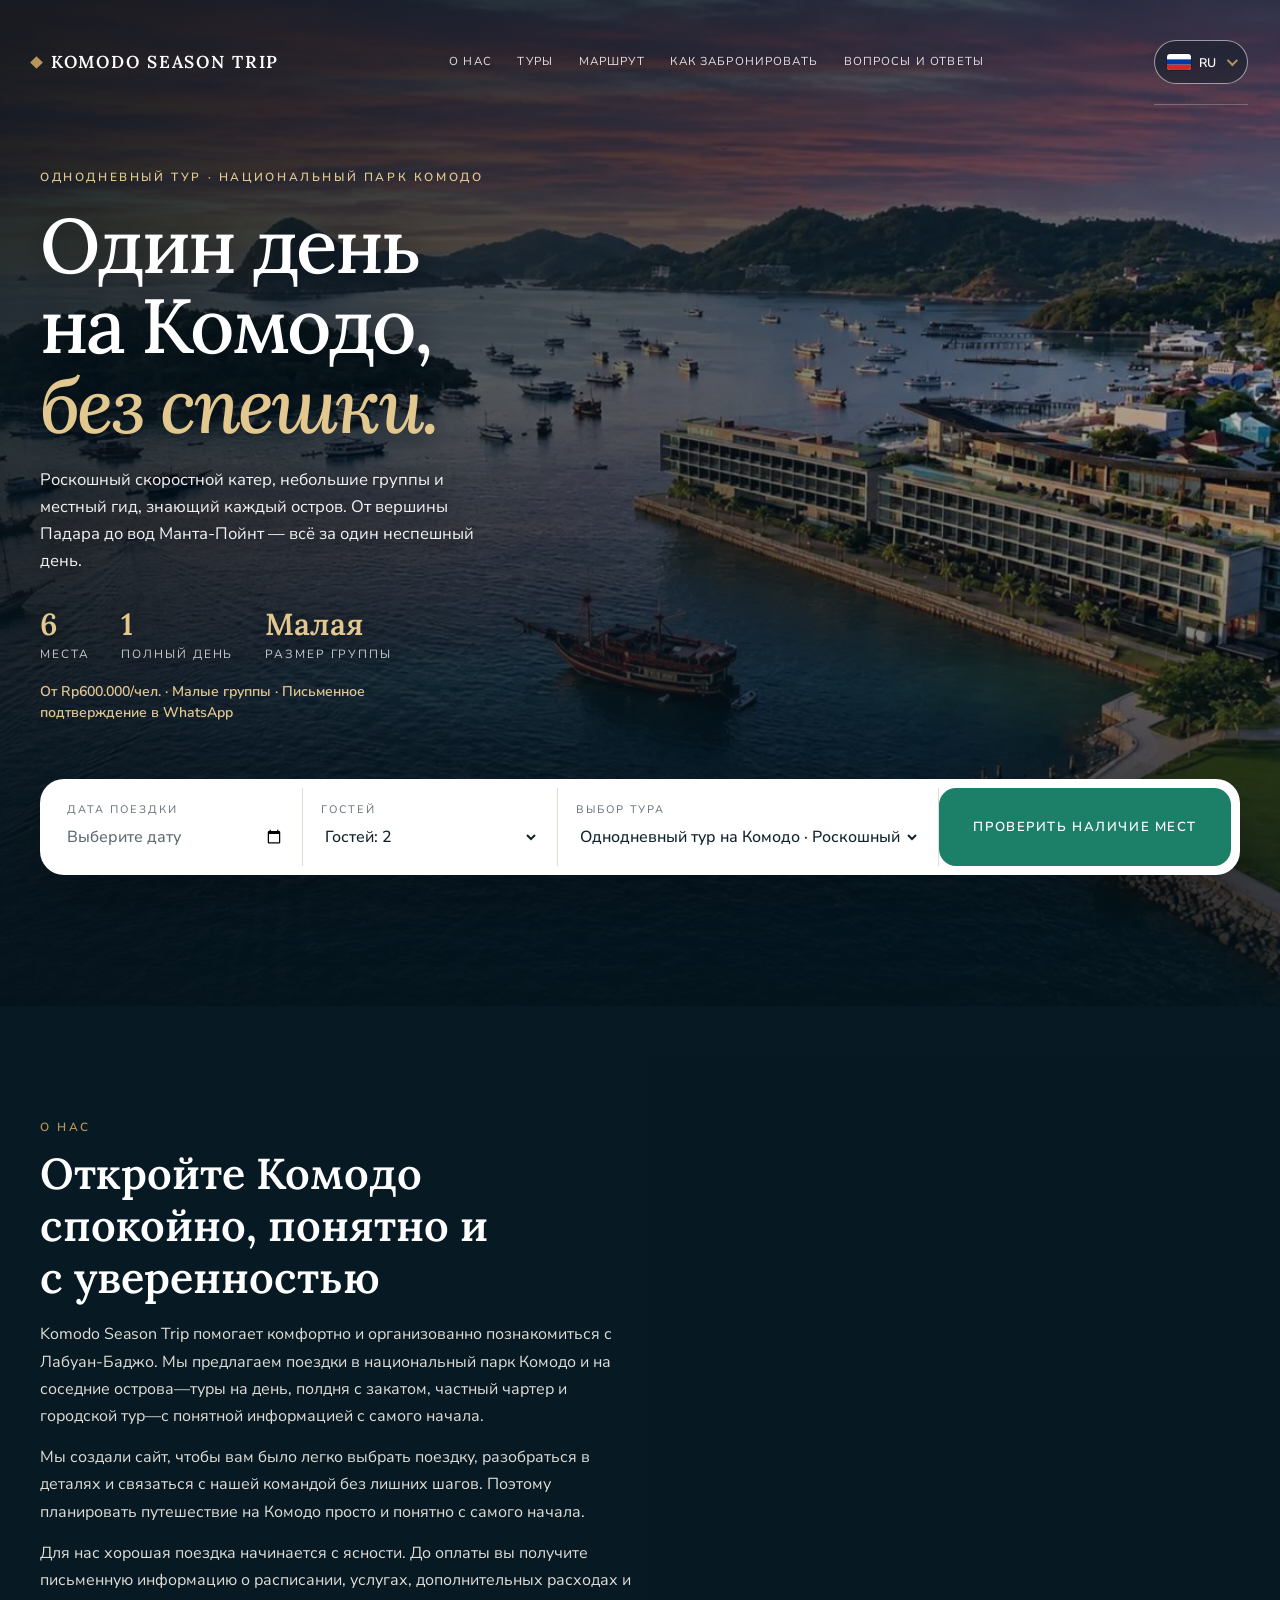
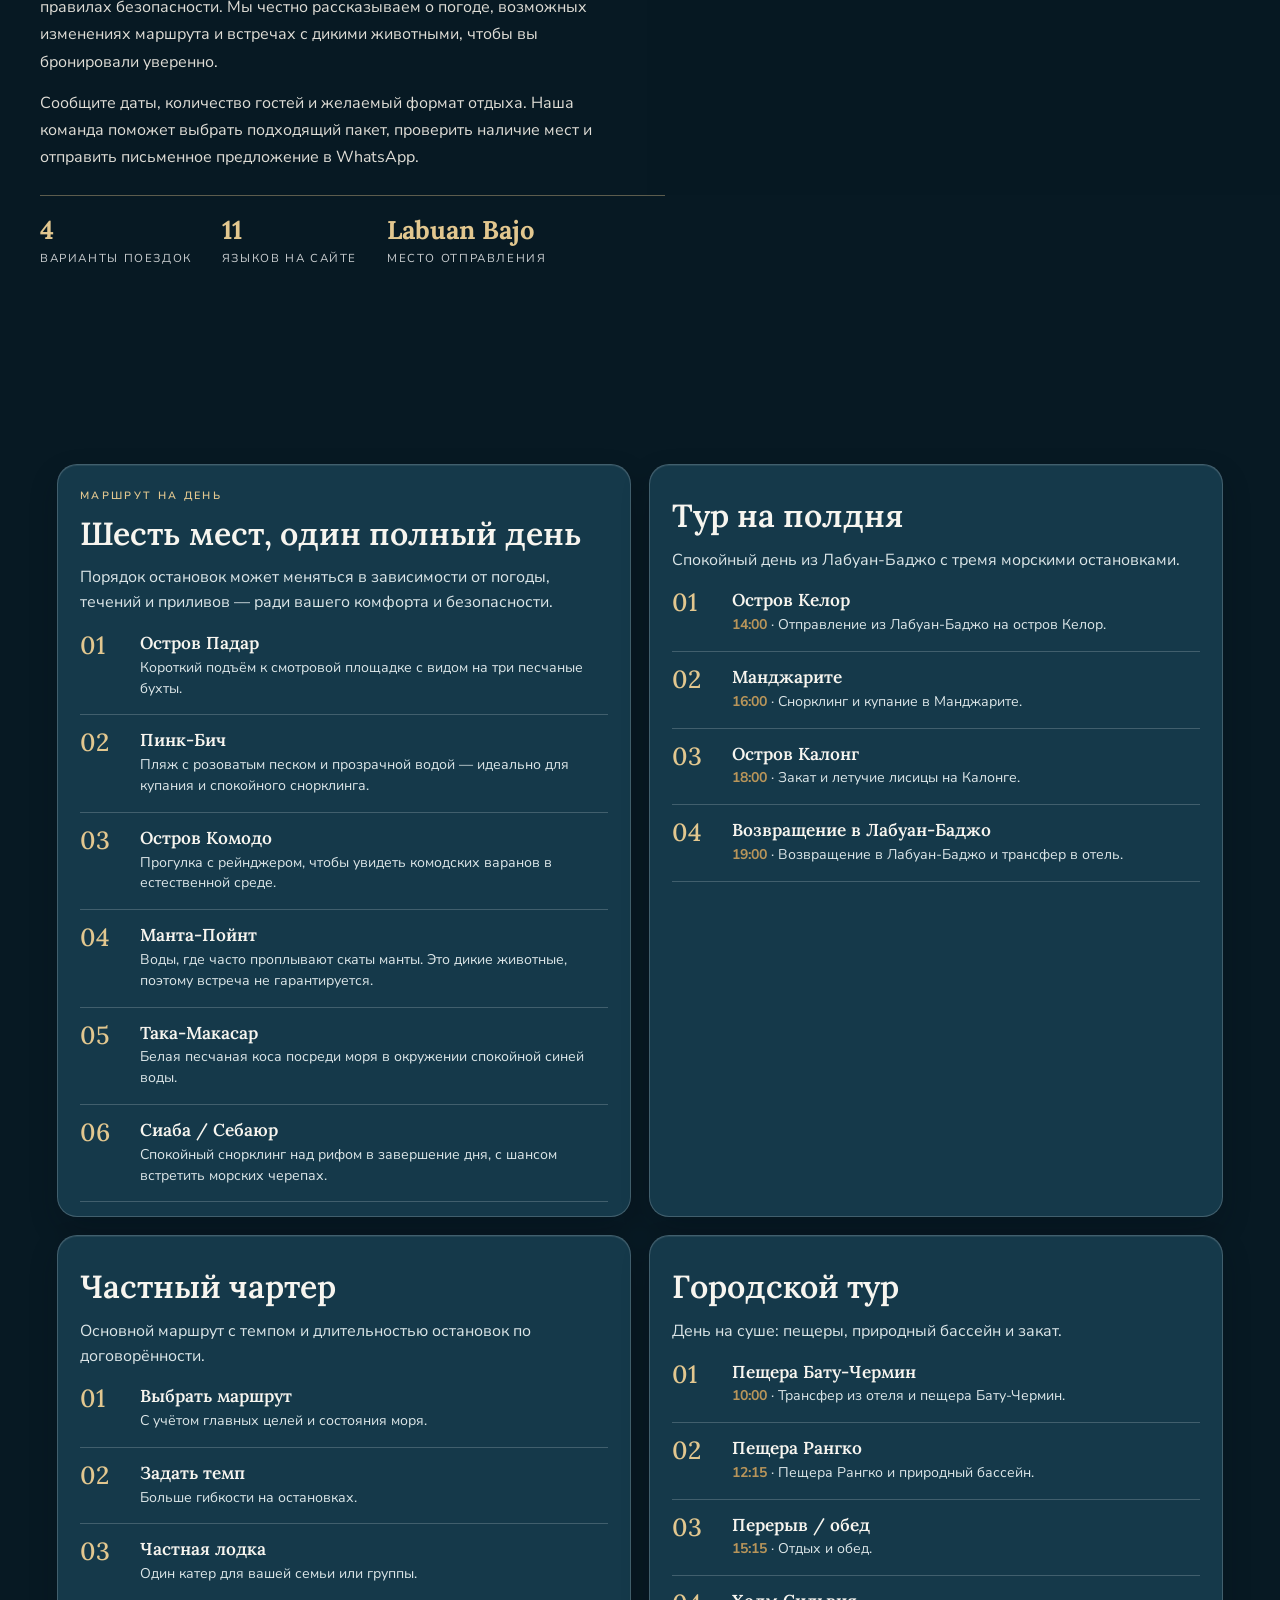
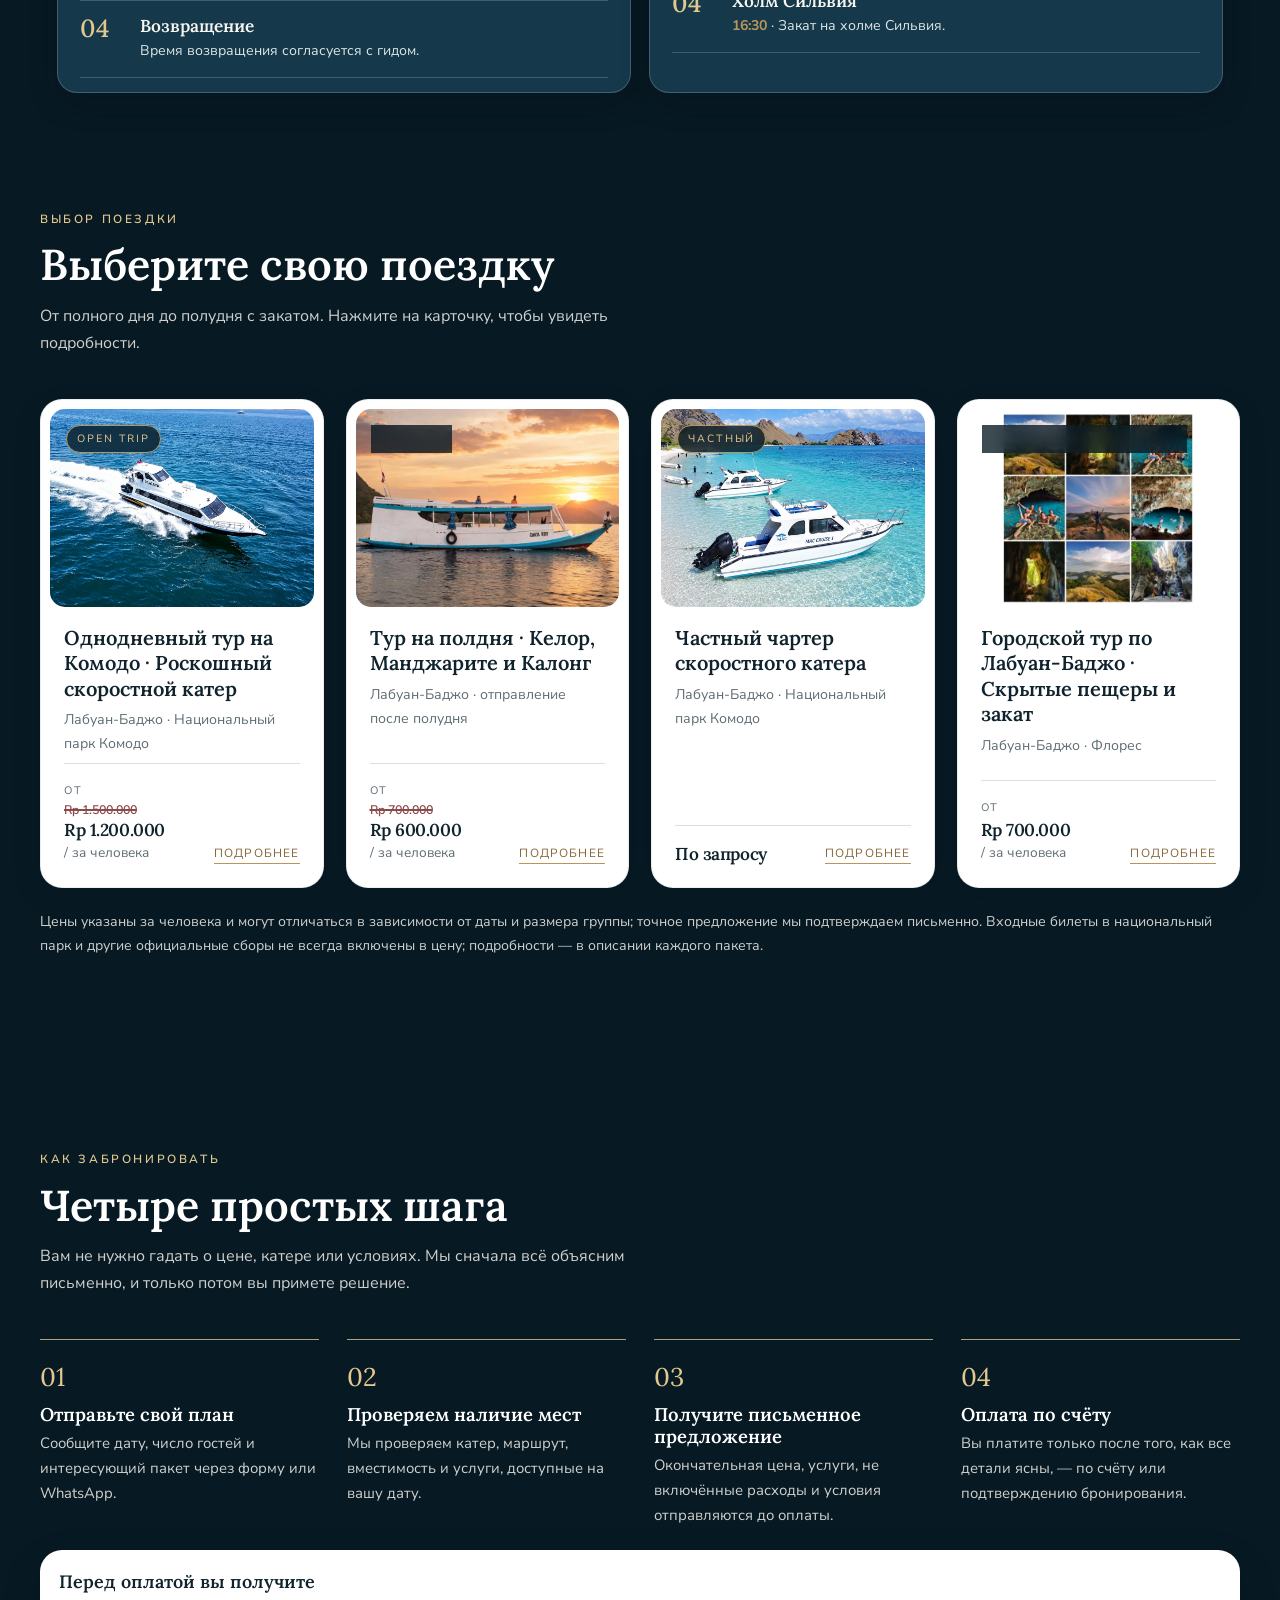
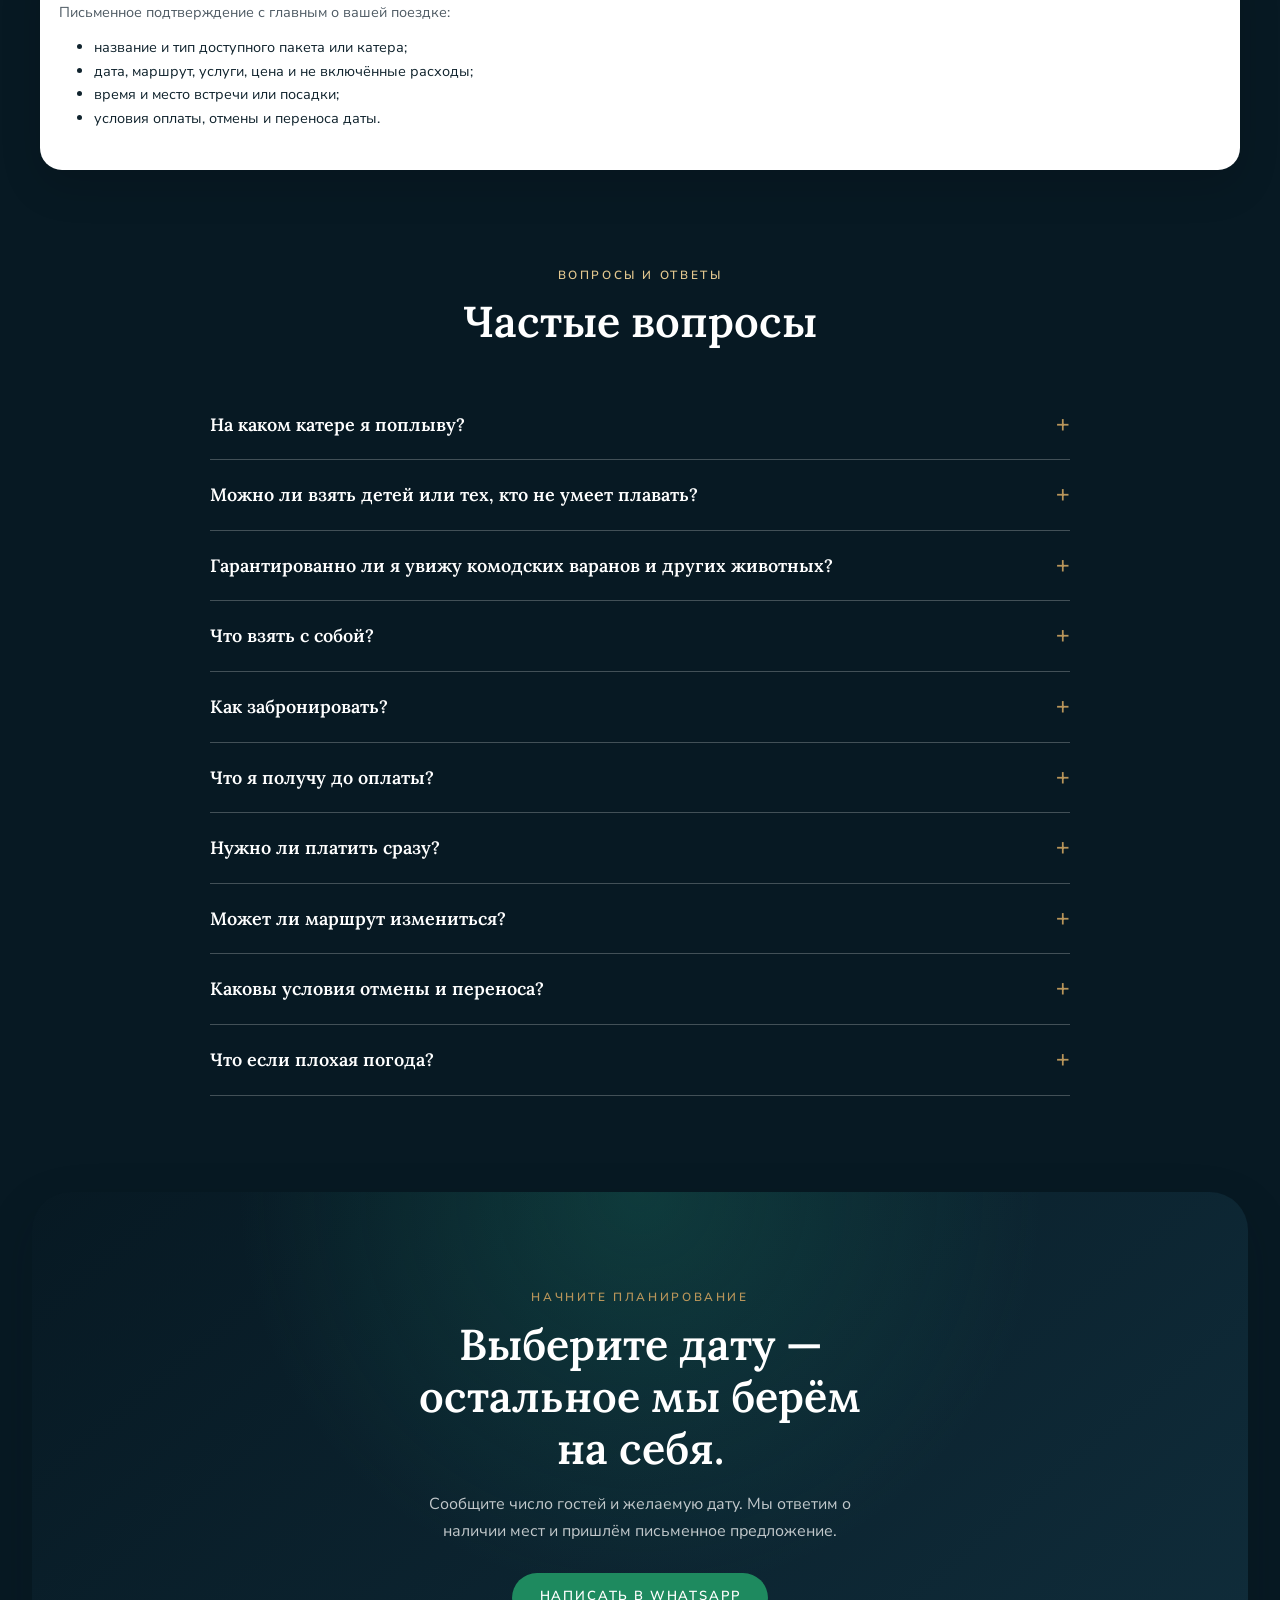
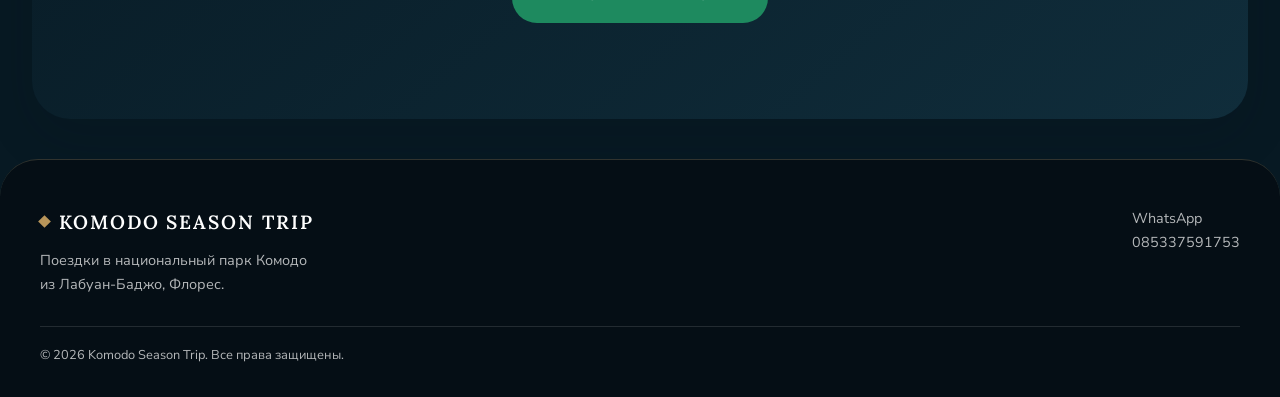
<file: ru.html>
<!DOCTYPE html>
<html lang="ru">
<head>
<meta charset="UTF-8">
<meta name="viewport" content="width=device-width, initial-scale=1, viewport-fit=cover">
<title>Туры на остров Комодо из Лабуан-Баджо | Komodo Season Trip</title>
<meta name="description" content="Туры в национальный парк Комодо из Лабуан-Баджо: однодневная поездка на роскошном скоростном катере, полдня с закатом на острове Калонг, частный чартер и экскурсия по пещере Рангко. Малые группы, бронирование через WhatsApp.">
<meta name="robots" content="index,follow,max-image-preview:large">
<meta property="og:type" content="website"><meta property="og:site_name" content="Komodo Season Trip">
<meta property="og:title" content="Туры на остров Комодо из Лабуан-Баджо | Komodo Season Trip"><meta property="og:description" content="Туры в национальный парк Комодо из Лабуан-Баджо: однодневная поездка на роскошном скоростном катере, полдня с закатом на острове Калонг, частный чартер и экскурсия по пещере Рангко. Малые группы, бронирование через WhatsApp.">
<meta property="og:locale" content="ru_RU">
<meta property="og:locale:alternate" content="id_ID">
<meta property="og:locale:alternate" content="en_US">
<meta property="og:locale:alternate" content="zh_CN">
<meta property="og:locale:alternate" content="ms_MY">
<meta property="og:locale:alternate" content="es_ES">
<meta property="og:locale:alternate" content="pt_PT">
<meta property="og:locale:alternate" content="it_IT">
<meta property="og:locale:alternate" content="de_DE">
<meta property="og:locale:alternate" content="fr_FR">
<meta property="og:locale:alternate" content="ar_AR">
<meta property="og:image" content="https://darwin9415.github.io/Web-trip2/hero.webp">
<meta name="twitter:card" content="summary_large_image">
<link rel="alternate" hreflang="id" href="https://darwin9415.github.io/Web-trip2/">
<link rel="alternate" hreflang="en" href="https://darwin9415.github.io/Web-trip2/en.html">
<link rel="alternate" hreflang="zh" href="https://darwin9415.github.io/Web-trip2/zh.html">
<link rel="alternate" hreflang="ms" href="https://darwin9415.github.io/Web-trip2/ms.html">
<link rel="alternate" hreflang="ru" href="https://darwin9415.github.io/Web-trip2/ru.html">
<link rel="alternate" hreflang="es" href="https://darwin9415.github.io/Web-trip2/es.html">
<link rel="alternate" hreflang="pt" href="https://darwin9415.github.io/Web-trip2/pt.html">
<link rel="alternate" hreflang="it" href="https://darwin9415.github.io/Web-trip2/it.html">
<link rel="alternate" hreflang="de" href="https://darwin9415.github.io/Web-trip2/de.html"><link rel="alternate" hreflang="fr" href="https://darwin9415.github.io/Web-trip2/fr.html"><link rel="alternate" hreflang="ar" href="https://darwin9415.github.io/Web-trip2/ar.html">
<link rel="alternate" hreflang="x-default" href="https://darwin9415.github.io/Web-trip2/">
<link rel="canonical" href="https://darwin9415.github.io/Web-trip2/ru.html">
<meta property="og:url" content="https://darwin9415.github.io/Web-trip2/ru.html">
<link rel="preconnect" href="https://fonts.googleapis.com">
<link rel="preconnect" href="https://fonts.gstatic.com" crossorigin>
<link href="https://fonts.googleapis.com/css2?family=Lora:ital,wght@0,500;0,600;0,700;1,500&family=Nunito+Sans:wght@400;500;600;700&display=swap" rel="stylesheet">
<script type="application/ld+json">{"@context": "https://schema.org", "@graph": [{"@type": "TravelAgency", "name": "Komodo Season Trip", "telephone": "+6285337591753", "areaServed": "Labuan Bajo, Flores, Indonesia", "description": "Туры в национальный парк Комодо из Лабуан-Баджо: однодневная поездка на роскошном скоростном катере, полдня с закатом на острове Калонг, частный чартер и экскурсия по пещере Рангко. Малые группы, бронирование через WhatsApp."}, {"@type": "TouristTrip", "name": "Однодневный тур на Комодо · Роскошный скоростной катер", "description": "Открытая (групповая) поездка на целый день: шесть мест национального парка Комодо на туристическом скоростном катере из Лабуан-Баджо — остров Падар, Пинк-Бич, остров Комодо, Манта-Пойнт, Така-Макасар и Сиаба или Себаюр. Трансфер от отеля в районе Лабуан-Баджо, обед и местный гид включены.", "provider": {"@type": "TravelAgency", "name": "Komodo Season Trip"}, "offers": {"@type": "Offer", "priceCurrency": "IDR", "price": "1200000"}}, {"@type": "TouristTrip", "name": "Тур на полдня · Келор, Манджарите и Калонг", "description": "Неспешная поездка на полдня: выход из Лабуан-Баджо во второй половине дня, остановка на нетронутом пляже острова Келор, снорклинг в Манджарите и завершение дня закатом и тысячами летучих лисиц на острове Калонг. Трансфер от отеля и обратно включён.", "provider": {"@type": "TravelAgency", "name": "Komodo Season Trip"}, "offers": {"@type": "Offer", "priceCurrency": "IDR", "price": "600000"}}, {"@type": "TouristTrip", "name": "Частный чартер скоростного катера", "description": "Арендуйте целый скоростной катер только для вашей семьи или группы. Маршрут повторяет основной тур, а темп и время на каждой остановке — по вашему желанию.", "provider": {"@type": "TravelAgency", "name": "Komodo Season Trip"}}, {"@type": "TouristTrip", "name": "Городской тур по Лабуан-Баджо · Скрытые пещеры и закат", "description": "Частный день на суше в окрестностях Лабуан-Баджо: пещера Бату-Чермин, купание в прозрачном озере пещеры Рангко и закат на холме Сильвия. Три впечатления за одну поездку для 2–6 гостей.", "provider": {"@type": "TravelAgency", "name": "Komodo Season Trip"}, "offers": {"@type": "Offer", "priceCurrency": "IDR", "price": "700000"}}]}</script>
<style>
:root{--navy:#08151f;--navy2:#0f2a3c;--gold:#b8955a;--gold2:#dcc08c;--ivory:#f6f3ed;--stone:#ebe5d9;--ink:#101c27;--muted:#67727c;--line:#e0d9ca;
--serif:"Lora",Georgia,"Times New Roman",serif;--sans:"Nunito Sans","Segoe UI",Arial,sans-serif}
*{box-sizing:border-box;margin:0;padding:0}
html{scroll-behavior:smooth}
body{font-variant-numeric:lining-nums;font-family:var(--sans);background:var(--ivory);color:var(--ink);line-height:1.65;font-size:16px;-webkit-font-smoothing:antialiased}
a{color:inherit;text-decoration:none}
svg{display:block}
:focus-visible{outline:2px solid var(--gold);outline-offset:3px}
.wrap{width:min(1140px,90%);margin-inline:auto}
.hide{display:none!important}
.eyebrow{font-size:.74rem;letter-spacing:.22em;text-transform:uppercase;color:var(--gold);font-weight:600}
h1,h2,h3{font-family:var(--serif);font-weight:600;letter-spacing:0;line-height:1.2}
h2{font-size:clamp(1.8rem,3.8vw,2.7rem)}
.btn{display:inline-block;background:var(--gold);color:#08151f;border:0;border-radius:2px;padding:14px 28px;font:600 .82rem var(--sans);letter-spacing:.14em;text-transform:uppercase;cursor:pointer;transition:background .2s}
.btn:hover{background:var(--gold2)}
.btn.ghost{background:transparent;color:inherit;border:1px solid currentColor}
.btn.ghost:hover{background:rgba(184,149,90,.12)}

/* header */
header.top{position:absolute;inset:0 0 auto;z-index:10;color:#fff}
.top .wrap{display:flex;align-items:center;justify-content:space-between;padding-block:24px;gap:20px}
.logo{font-family:var(--serif);font-size:1.15rem;font-weight:600;letter-spacing:.12em;text-transform:uppercase;display:flex;align-items:center;gap:12px}
.logo i{width:9px;height:9px;background:var(--gold);transform:rotate(45deg)}
nav.menu{display:flex;gap:34px;font-size:.82rem;letter-spacing:.12em;text-transform:uppercase}
nav.menu a{opacity:.85;padding:4px 0;border-bottom:1px solid transparent}
nav.menu a:hover{opacity:1;border-color:var(--gold)}
.top .btn{padding:10px 20px}
@media(max-width:860px){nav.menu{display:none}}

/* hero */
.hero{position:relative;color:#fff;min-height:720px;padding:190px 0 0;overflow:hidden;background:#08151f center/cover no-repeat}
.glow{position:absolute;right:10%;top:150px;width:420px;height:420px;border-radius:50%;background:radial-gradient(circle,rgba(220,192,140,.55),rgba(184,149,90,0) 66%);pointer-events:none}
.hero svg.scene{position:absolute;left:0;right:0;bottom:0;width:100%;height:42%;min-height:200px}
.hero .wrap{position:relative;z-index:2}
.hero h1{font-size:clamp(2.4rem,6vw,4.7rem);max-width:12ch;margin-top:18px;font-weight:500}
.hero h1 em{color:var(--gold2);font-style:italic}
.hero .lead{margin-top:22px;max-width:50ch;font-size:1.06rem;color:rgba(255,255,255,.82)}
.facts{display:flex;gap:34px;margin-top:34px;flex-wrap:wrap}
.facts div b{display:block;font-family:var(--serif);font-size:1.8rem;font-weight:600;color:var(--gold2);line-height:1}
.facts div span{font-size:.74rem;letter-spacing:.16em;text-transform:uppercase;opacity:.75}
.cari{position:relative;z-index:3;margin-top:56px;margin-bottom:-52px;background:#fff;color:var(--ink);padding:10px;display:grid;grid-template-columns:1fr 1fr 1.5fr auto;gap:0;box-shadow:0 30px 60px rgba(4,12,20,.35)}
.cari > div{padding:12px 20px;border-right:1px solid var(--line)}
.cari label{display:block;font-size:.68rem;letter-spacing:.18em;text-transform:uppercase;color:var(--muted);margin-bottom:2px}
.cari input,.cari select{width:100%;border:0;background:transparent;font:500 1rem var(--sans);color:var(--ink);padding:4px 0}
.cari .btn{align-self:stretch;border-radius:0;padding-inline:34px}
@media(max-width:900px){.cari{grid-template-columns:1fr 1fr;margin-bottom:-90px}.cari > div{border-bottom:1px solid var(--line)}.cari .btn{grid-column:1/-1;padding-block:16px}}
@media(max-width:520px){.cari{grid-template-columns:1fr}.cari > div{border-right:0}}


section{padding-block:80px}
.sec-head{max-width:640px;margin-bottom:42px}
.sec-head p{color:var(--muted);margin-top:12px}

/* paket */
.cards{display:grid;grid-template-columns:repeat(4,1fr);gap:24px}
@media(max-width:1100px){.cards{grid-template-columns:1fr 1fr}}
@media(max-width:620px){.cards{grid-template-columns:1fr}}
.card{background:#fff;border:1px solid var(--line);cursor:pointer;display:flex;flex-direction:column;transition:transform .25s,box-shadow .25s}
.card:hover{transform:translateY(-4px);box-shadow:0 22px 40px rgba(8,21,31,.12)}
.thumb{height:220px;position:relative;display:grid;place-items:center;color:var(--gold2)}
.has-photo{background-size:cover;background-position:center}.has-photo svg{display:none}
.t1{background:linear-gradient(145deg,#0f2a3c,#08151f)}
.t2{background:linear-gradient(145deg,#14485a,#0a2233)}
.t3{background:linear-gradient(145deg,#1d3a4a,#0a1b27)}
.thumb svg{width:84px;height:84px;opacity:.9}
.tag{position:absolute;left:16px;top:16px;background:rgba(8,21,31,.6);backdrop-filter:blur(4px);font-size:.66rem;letter-spacing:.18em;text-transform:uppercase;border:1px solid var(--gold);color:var(--gold2);padding:4px 10px}
.card .body{padding:24px;display:flex;flex-direction:column;gap:6px;flex:1}
.card h3{font-size:1.25rem}
.where{color:var(--muted);font-size:.88rem}
.score{font-size:.88rem;color:var(--muted)}.score b{color:var(--gold)}
.meta{margin-top:auto;padding-top:18px;border-top:1px solid var(--line);display:flex;justify-content:space-between;align-items:end;gap:10px}
.price small{display:block;font-size:.68rem;letter-spacing:.16em;text-transform:uppercase;color:var(--muted)}
.meta .price{display:flex;flex-direction:column;align-items:flex-start;gap:2px;min-width:0}.meta .price .price-old{display:block!important;margin:0;color:#8b4b4b;font-family:var(--sans);font-size:.86rem;font-weight:600;line-height:1.25;text-decoration-line:line-through;text-decoration-color:#8b4b4b;text-decoration-thickness:2px;white-space:nowrap}.meta .price strong{display:block;color:var(--ink);font-size:1.4rem;line-height:1.2}.price .price-old{display:block;margin:2px 0 0;color:var(--muted);font-size:.82rem;font-weight:500;line-height:1.2;text-decoration:line-through;text-decoration-thickness:1.5px}.price strong{font-family:var(--serif);font-size:1.35rem;font-weight:600}
.price em{font-style:normal;color:var(--muted);font-size:.85rem}
.more{font-size:.74rem;letter-spacing:.16em;text-transform:uppercase;color:var(--gold);border-bottom:1px solid var(--gold)}
.note{margin-top:22px;font-size:.88rem;color:var(--muted)}

/* rute */
.rute{background:linear-gradient(135deg,#fbfaf5 0%,#f7f5ed 48%,#eef5f2 100%);border:1px solid rgba(184,149,90,.22);box-shadow:0 18px 44px rgba(8,21,31,.10)}
.rgrid{display:grid;grid-template-columns:.9fr 1.1fr;gap:60px}
@media(max-width:860px){.rgrid{grid-template-columns:1fr;gap:30px}}
.rgrid .sec-head{position:sticky;top:40px;align-self:start}
@media(max-width:860px){.rgrid .sec-head{position:static}}
.stops{list-style:none}
.stops li{display:grid;grid-template-columns:70px 1fr;gap:16px;padding:22px 0;border-bottom:1px solid var(--line)}
.stops li:first-child{padding-top:0}
.stops b{font-family:var(--serif);font-size:1.9rem;color:var(--gold);line-height:1;font-weight:500}
.stops h3{font-size:1.25rem}
.stops p{color:var(--muted);font-size:.96rem;margin-top:4px}
.route-swipe-hint{display:flex;align-items:center;justify-content:center;gap:10px;width:max-content;max-width:100%;margin:14px auto 0;padding:7px 14px;border:1px solid rgba(184,149,90,.3);border-radius:999px;background:rgba(255,255,255,.74);color:var(--muted);font-size:.8rem;line-height:1.4;text-align:center}.route-swipe-hint span{color:var(--gold);font-size:1.15rem;font-weight:700}
.route-time{font-weight:700;color:var(--gold);white-space:nowrap}
.route-slides{display:block;width:100%;max-width:100%;height:auto;max-height:min(62vh,620px);min-height:0;overflow-x:hidden;overflow-y:auto;overscroll-behavior:auto;-webkit-overflow-scrolling:touch;scrollbar-width:thin;scrollbar-color:var(--gold) transparent;margin:0;padding:0 14px 8px;background:linear-gradient(180deg,rgba(255,255,255,.88),rgba(239,246,242,.78));border:1px solid rgba(184,149,90,.2);border-radius:22px;box-shadow:inset 0 1px 0 rgba(255,255,255,.85)}.route-slides::-webkit-scrollbar{width:8px}.route-slides::-webkit-scrollbar-thumb{background:var(--gold);border:2px solid rgba(255,255,255,.75);border-radius:8px}.route-slides::-webkit-scrollbar-track{background:rgba(224,217,202,.35);border-radius:8px}

.route-slide{display:block;width:100%;background:transparent;border:0;border-radius:0;padding:0}.route-slide+.route-slide{margin-top:30px;padding-top:30px;border-top:1px solid var(--line)}
.route-slide-grid{display:block;width:100%;background:transparent;border:0;border-radius:0;padding:0;box-shadow:none}
.route-slide .sec-head{margin-bottom:0}
.route-slide .sec-head h2{margin-top:10px;color:var(--ink)}
.route-slide .sec-head p{color:var(--muted);margin-top:12px}
.route-slide .eyebrow{font-size:.66rem;color:var(--gold)}
.route-stops{list-style:none;margin:0;padding:0}
.route-stops li{display:grid;grid-template-columns:70px 1fr;gap:16px;padding:22px 0;border-bottom:1px solid var(--line)}
.route-stops li:first-child{padding-top:0}
.route-stops b{font-family:var(--serif);font-size:1.9rem;color:var(--gold);line-height:1;font-weight:500}
.route-stops h3{font-size:1.25rem;margin:0;color:var(--ink)}
.route-stops p{color:var(--muted);font-size:.96rem;margin-top:4px;line-height:1.55}
@media(max-width:860px){.route-stops li{grid-template-columns:58px 1fr}}
@media(max-width:700px){.route-slides{max-height:min(58vh,520px);overflow-y:auto;padding:0 12px 8px}}



/* cara pesan */
.steps{display:grid;grid-template-columns:repeat(4,1fr);gap:28px;counter-reset:s}
@media(max-width:900px){.steps{grid-template-columns:repeat(2,1fr)}}
@media(max-width:520px){.steps{grid-template-columns:1fr}}
.step{counter-increment:s;border-top:1px solid var(--gold);padding-top:16px}
.step::before{content:"0" counter(s);font-family:var(--serif);font-size:1.6rem;color:var(--gold)}
.step h3{font-size:1.15rem;margin:4px 0 6px}
.step p{color:var(--muted);font-size:.93rem}

/* faq */
.faq{max-width:820px;margin-inline:auto}
details{border-bottom:1px solid var(--line);padding:20px 0}
summary{cursor:pointer;list-style:none;display:flex;justify-content:space-between;gap:16px;font-family:var(--serif);font-size:1.12rem;font-weight:600}
summary::-webkit-details-marker{display:none}
summary::after{content:"+";color:var(--gold);font-size:1.6rem;line-height:1}
details[open] summary::after{content:"–"}
details p{color:var(--muted);margin-top:10px;max-width:66ch}

/* cta */
.cta{background:linear-gradient(135deg,var(--navy),var(--navy2));color:#fff;text-align:center}
.cta h2{max-width:18ch;margin:12px auto 0}
.cta p{color:rgba(255,255,255,.75);margin:16px auto 28px;max-width:48ch}
footer.foot{background:#050e15;color:rgba(255,255,255,.7);padding:46px 0 30px;font-size:.9rem}
.foot .row{display:flex;justify-content:space-between;flex-wrap:wrap;gap:24px}
.foot .logo{color:#fff;font-size:1.2rem}
.foot a:hover{color:var(--gold2)}
.foot .copy{margin-top:30px;padding-top:18px;border-top:1px solid rgba(255,255,255,.12);font-size:.8rem}

/* panel detail – modal full dengan sudut membulat */
.overlay{
  position:fixed;inset:0;z-index:50;
  background:rgba(0,0,0,.4);
  opacity:0;visibility:hidden;
  transition:opacity .25s ease,visibility .25s ease;
}
.overlay.on{opacity:1;visibility:visible}
.panel{
  position:fixed;
  left:50%;
  top:50%;
  right:auto;bottom:auto;
  width:min(1100px,calc(100vw - 40px));
  max-width:calc(100vw - 40px);
  height:min(92vh,900px);
  max-height:min(92vh,900px);
  background:#fff;
  z-index:60;
  transform:translate(-50%,-46%) scale(.985);
  opacity:0;visibility:hidden;
  transition:transform .28s ease,opacity .28s ease,visibility .28s ease;
  display:flex;flex-direction:column;
  border-radius:24px;
  overflow:hidden;
  box-shadow:0 28px 70px rgba(8,21,31,.32);
  color:var(--ink);
  pointer-events:none;
}
.panel.on{
  transform:translate(-50%,-50%) scale(1);
  opacity:1;visibility:visible;
  pointer-events:auto;
}
.panel .scroll{overflow-y:auto;flex:1;min-height:0;-webkit-overflow-scrolling:touch;padding-bottom:12px}
.p-hero{height:auto;aspect-ratio:16/9;max-height:320px;position:relative;display:grid;place-items:center;color:var(--gold2);margin:0;border-radius:0}
.p-hero.has-photo{background-size:cover;background-position:center}
.p-hero.gal{aspect-ratio:16/9;max-height:340px}
.p-hero svg{width:100px;height:100px}
.p-close{
  position:absolute;right:16px;top:16px;z-index:5;
  width:42px;height:42px;border-radius:50%;
  border:1px solid rgba(255,255,255,.5);
  background:rgba(8,21,31,.55);color:#fff;
  font-size:1.45rem;cursor:pointer;line-height:1;
  display:grid;place-items:center;
  transition:background .2s,border-color .2s;
}
.p-close:hover{background:rgba(8,21,31,.85);border-color:var(--gold)}
.p-body{padding:26px 32px 10px}
.p-body h2{font-size:1.75rem;color:var(--ink)}
.p-sub{color:var(--muted);margin-top:4px}
.p-score{margin-top:10px;color:var(--muted);font-size:.9rem}.p-score b{color:var(--gold)}
.p-body p.desc{margin-top:16px;max-width:70ch}
.p-body h3{font-size:1.15rem;margin:26px 0 12px;color:var(--ink)}
.spec{display:grid;grid-template-columns:1fr 1fr;gap:1px;background:var(--line);border:1px solid var(--line);border-radius:16px;overflow:hidden}
.spec div{background:#fff;padding:14px 16px}
.spec small{display:block;color:var(--muted);font-size:.66rem;letter-spacing:.16em;text-transform:uppercase}
.spec b{font-size:.95rem;font-weight:500}
.tiers{grid-template-columns:repeat(3,1fr)}.tiers b{font-family:var(--serif);font-size:1.1rem;font-weight:600}
.chips{display:flex;flex-wrap:wrap;gap:8px;list-style:none}
.chips li{border:1px solid var(--line);padding:5px 14px;font-size:.84rem;border-radius:999px}
.itin{list-style:none;border-left:1px solid var(--gold);margin:0 0 0 6px;max-width:100%}.itin li{display:grid;grid-template-columns:max-content minmax(0,1fr);align-items:start;column-gap:16px;padding:0 0 10px 20px;position:relative;width:fit-content;max-width:100%}.itin li::before{content:"";position:absolute;left:-5px;top:7px;width:9px;height:9px;background:var(--gold);transform:rotate(45deg)}.itin b{font-weight:700;font-size:.92rem;letter-spacing:.01em;white-space:nowrap}.itin span{color:var(--muted);font-size:.9rem;min-width:0}
.pinc{display:grid;grid-template-columns:1fr 1fr;gap:16px}
@media(max-width:480px){.pinc{grid-template-columns:1fr}}
.pinc ul{list-style:none;font-size:.9rem}
.pinc li{padding:4px 0 4px 20px;position:relative}
.pinc .y li::before{content:"✓";color:var(--gold);position:absolute;left:0;font-weight:700}
.pinc .n li::before{content:"–";color:var(--muted);position:absolute;left:3px}
.book{
  border-top:1px solid var(--line);
  padding:16px 28px 20px;
  display:flex;align-items:center;gap:14px;
  background:#fff;flex-shrink:0;flex-wrap:wrap;
}
.book .price{flex:1;min-width:120px}
.book input[type=date]{border:1px solid var(--line);padding:10px 12px;font:inherit;background:#fff;max-width:170px;border-radius:12px}
.book .btn{padding:12px 22px;border-radius:999px}
@media(max-width:700px){
  .panel{
    width:calc(100vw - 16px);
    max-width:calc(100vw - 16px);
    height:min(94vh,100%);
    max-height:min(94vh,100%);
    border-radius:20px;
  }
  /* Keep the 16:9 ratio on photo slides on small screens. */
  .p-hero,.p-hero.gal{max-height:none}
  .book input[type=date]{flex:1;max-width:none}
  .p-body{padding:18px 18px 8px}
  .p-body h2{font-size:1.4rem}
  .p-body p.desc{max-width:none}
}
body.lock{overflow:hidden}

/* dialog pesanan */
dialog.od{border:0;width:min(480px,94vw);padding:0;margin:auto;color:var(--ink);background:#fff}
dialog.od::backdrop{background:rgba(4,12,20,.65)}
.od form,.od .o-done{padding:30px;display:grid;gap:14px}
.od h2{font-size:1.65rem}
.od .o-boat{color:var(--gold);font-weight:600;margin-top:-6px}
.od label{display:block;font-size:.68rem;letter-spacing:.16em;text-transform:uppercase;color:var(--muted);margin-bottom:4px}
.od input,.od textarea{width:100%;border:1px solid var(--line);padding:11px 12px;font:inherit;background:#fff;color:var(--ink)}
.od textarea{min-height:76px;resize:vertical}
.o-two{display:grid;grid-template-columns:1fr 1fr;gap:12px}
@media(max-width:420px){.o-two{grid-template-columns:1fr}}
.o-err{color:#b3261e;font-size:.9rem}
.o-act{display:flex;gap:10px;justify-content:flex-end;flex-wrap:wrap}
.od .btn.ghost{color:var(--ink)}

/* foto latar hero (tertanam, tidak perlu file terpisah) */
.hero{background-image:linear-gradient(90deg,rgba(8,21,31,.78) 0%,rgba(8,21,31,.45) 55%,rgba(8,21,31,.2) 100%),linear-gradient(180deg,rgba(8,21,31,.55) 0%,rgba(8,21,31,0) 30%,rgba(8,21,31,0) 62%,rgba(8,21,31,.7) 100%),url(hero.webp);background-position:center 55%}
.hero h1{max-width:15ch;text-wrap:balance;text-shadow:0 2px 24px rgba(4,12,20,.45)}
.hero .lead,.facts{text-shadow:0 1px 14px rgba(4,12,20,.5)}
/* header rapi di layar menengah */
.logo{white-space:nowrap;font-size:1.3rem;letter-spacing:.12em}
nav.menu{gap:28px}nav.menu a,.top .btn{white-space:nowrap}
@media(max-width:980px){nav.menu{display:none}}

/* ===== bingkai melengkung & foto sesuai bingkai ===== */
.btn{border-radius:999px}
.top .btn.ghost{border-radius:999px}
.hero{border-radius:0}
.cari{border-radius:30px}.cari .btn{border-radius:22px}
.card{border-radius:26px;overflow:hidden;padding:12px}
.card .body{padding:18px 10px 8px}
.thumb{height:auto;aspect-ratio:4/3;border-radius:0}
.tag{border-radius:999px}
.panel{/* side radius disabled – using centered modal */}
.p-hero{/* aspect handled in modal panel CSS */}
.spec{border-radius:18px;overflow:hidden}
.chips li{border-radius:999px}
.book input[type=date],.od input,.od textarea{border-radius:14px}
dialog.od{border-radius:30px;overflow:hidden}
.rute,.cta{margin-inline:clamp(10px,2.5vw,36px);border-radius:38px}
.rute{border:1px solid var(--line)}
footer.foot{border-radius:38px 38px 0 0;margin-top:40px}
@media(max-width:600px){.panel{/* bottom sheet radius disabled */}}

/* ===== foto utama: bingkai persegi (tidak melengkung), rasio 4:3 pas dengan foto ===== */
.card{padding:10px}
.card .body{padding:20px 14px 14px}
.thumb{border-radius:0}
.p-hero{margin:14px 14px 0;border-radius:0;max-height:none}
/* foto selalu memenuhi frame (menimpa rule .t1/.t2 yang me-reset ukuran latar) */
.thumb.has-photo,.p-hero.has-photo{background-size:cover;background-position:center;background-repeat:no-repeat}
.thumb.has-photo.fit-contain,.p-hero.has-photo.fit-contain{background-size:contain;background-color:#fff}

/* ===== latar situs: foto Padar (sedikit blur) + warna huruf menyesuaikan ===== */
body{background:#0a1620;color:#f6f3ed}
body::before{content:"";position:fixed;inset:0;z-index:-1;background:linear-gradient(rgba(8,21,31,.46),rgba(8,21,31,.62)),url(bg.webp) center/cover no-repeat}
.pil h3,.sec-head h2,.step h3,summary{color:#fff}
.pil p,.sec-head p,.note,.step p,details p{color:rgba(246,243,237,.84)}
.pil b,.step::before{color:var(--gold2)}
.pil,.step{border-top-color:var(--gold2)}
#paket .eyebrow,#cara .eyebrow,#faq .eyebrow{color:var(--gold2)}
details{border-bottom-color:rgba(255,255,255,.24)}
.card,.rute,.panel{color:var(--ink)}
.card h3,.rute h2,.rute h3,.panel h2,.panel h3{color:var(--ink)}
.rute .sec-head p{color:var(--muted)}
.rute .eyebrow{color:var(--gold)}
/* tombol Cek ketersediaan: hijau */
.cari .btn{background:#1e8a5f;color:#fff}
.cari .btn:hover{background:#17724f}

/* ===== kotak pencarian di hero: tampil penuh & rapi di HP ===== */
html{overflow-x:hidden}
.hs{height:70px}
.cari>div{min-width:0}
.cari input,.cari select{min-width:0;max-width:100%}
.dph{position:relative}
.dph span{position:absolute;left:0;top:50%;transform:translateY(-50%);pointer-events:none;color:var(--muted);font-weight:500}
.dph.has span,.dph:focus-within span{display:none}
.dph:not(.has) input:not(:focus){color:transparent}
@media(max-width:900px){
  .hero{padding-top:150px}
  .hs{height:40px}
  .cari{grid-template-columns:1fr 1fr;margin-top:40px;margin-bottom:0;padding:8px;border-radius:26px}
  .cari>div{padding:10px 14px;border-right:0;border-bottom:1px solid var(--line)}
  .cari>div:nth-child(1){border-right:1px solid var(--line)}
  .cari>div:nth-child(3){grid-column:1/-1}
  .cari .btn{grid-column:1/-1;margin-top:8px;padding:16px;border-radius:20px}
}
@media(max-width:520px){
  .cari{grid-template-columns:1fr}
  .cari>div:nth-child(1){border-right:0}
}

/* ===== semua tombol WhatsApp berwarna hijau ===== */
a.btn[data-wa],#p-wa,#o-wa{background:#1e8a5f!important;color:#fff!important;border:0!important}
a.btn[data-wa]:hover,#p-wa:hover,#o-wa:hover{background:#17724f!important}
/* ===== bar pemesanan di panel: rapi di HP ===== */
.book .price strong,.book .price em{white-space:nowrap}
.book .dph{flex:1;min-width:150px}
.book .dph input[type=date]{width:100%;max-width:none;padding:11px 12px}
.book .dph span{left:14px}
@media(max-width:600px){
  .book{gap:10px}
  .book .price{flex:1 1 100%}
  .book .btn{flex:1 1 150px;text-align:center}
}

/* ===== galeri foto di panel detail ===== */
.p-hero.gal{display:block;background:#0a1620;overflow:hidden}
.gal .sl{position:absolute;inset:0;width:100%;height:100%;display:flex;overflow-x:auto;scroll-snap-type:x mandatory;scrollbar-width:none;-webkit-overflow-scrolling:touch}
.gal .sl::-webkit-scrollbar{display:none}
.gal figure{flex:0 0 100%;width:100%;min-width:100%;scroll-snap-align:center;position:relative;margin:0}
.gal figure img{width:100%;height:100%;object-fit:cover;display:block}
.gal figure.ct{background:#fff}
.gal figure.ct img{object-fit:contain}
.gal figcaption{position:absolute;left:0;right:0;bottom:0;padding:38px 16px 30px;background:linear-gradient(transparent,rgba(8,21,31,.75));color:#fff;font-size:.86rem}
.gal .cnt{position:absolute;left:14px;top:14px;z-index:2;background:rgba(8,21,31,.6);color:#fff;font-size:.74rem;letter-spacing:.1em;padding:5px 12px;border-radius:999px}
.gal .nav{position:absolute;top:50%;transform:translateY(-50%);z-index:2;width:38px;height:38px;border-radius:50%;border:1px solid rgba(255,255,255,.6);background:rgba(8,21,31,.55);color:#fff;font-size:1.4rem;line-height:1;cursor:pointer}
.gal .swipe-hint{position:absolute;left:50%;top:14px;transform:translateX(-50%);z-index:2;padding:5px 11px;border:1px solid rgba(255,255,255,.3);border-radius:999px;background:rgba(8,21,31,.62);color:#fff;font-size:.72rem;line-height:1.4;white-space:nowrap;pointer-events:none}
.gal .prev{left:10px}.gal .next{right:10px}
.gal .dots{position:absolute;left:0;right:0;bottom:12px;z-index:2;display:flex;justify-content:center;gap:6px}
.gal .dots i{width:7px;height:7px;border-radius:50%;background:rgba(255,255,255,.5);transition:width .2s}
.gal .dots i.on{background:var(--gold2);width:18px;border-radius:6px}
.p-close{z-index:3}
/* Desktop: make the gallery span the full modal width. */
@media(min-width:701px){
  /* Desktop mengikuti mode mobile: galeri penuh dengan rasio 16:9. */
  .p-hero.gal{height:auto;aspect-ratio:16/9;max-height:none}
  .gal figure img{object-fit:cover}
}
@media(hover:none){.gal .nav{display:none}}

/* ===== bagian informasi tambahan paket (aturan, FAQ) ===== */
.warn{margin-top:16px;padding:12px 14px;border-left:3px solid var(--gold);background:#faf6ec;border-radius:0 14px 14px 0;font-size:.92rem;line-height:1.55}
.inote{margin-top:10px;font-size:.88rem;color:var(--muted);line-height:1.55}
.xinfo{margin-top:26px}
.acc{border-top:1px solid var(--line)}.acc:last-child{border-bottom:1px solid var(--line)}
.acc>summary{cursor:pointer;list-style:none;display:flex;justify-content:space-between;gap:12px;padding:15px 0;font-family:var(--serif);font-size:1.08rem;font-weight:600}
.acc>summary::-webkit-details-marker{display:none}
.acc>summary::after{content:"+";color:var(--gold);font-size:1.4rem;line-height:1}
.acc[open]>summary::after{content:"–"}
.accb{padding:0 0 16px;font-size:.92rem;line-height:1.6}
.accb p{margin:0 0 10px}
.ilist{margin:0 0 10px 1.15rem;padding:0}.ilist li{margin:4px 0}
.qa{border-top:1px solid var(--line)}
.qa>summary{cursor:pointer;list-style:none;padding:11px 0;font-weight:600;font-size:.93rem;display:flex;justify-content:space-between;gap:10px}
.qa>summary::-webkit-details-marker{display:none}
.qa>summary::after{content:"+";color:var(--gold)}
.qa[open]>summary::after{content:"–"}
.qa p{margin:0 0 12px;color:var(--muted)}

/* ===== panel detail: tampilan rapi & profesional (semua paket, semua bahasa) ===== */
.p-body h3{display:flex;align-items:center;gap:10px;margin:30px 0 14px}
.p-body h3::before{content:"";width:22px;height:2px;background:var(--gold);flex:none}
.spec>div:last-child:nth-child(odd){grid-column:1/-1}
.itin b{font-weight:700;letter-spacing:.01em}
.callout{display:flex;gap:12px;align-items:flex-start;margin-top:14px;padding:13px 15px;background:#f1f6f8;border-radius:14px;font-size:.88rem;line-height:1.55;color:var(--ink)}
.callout b{flex:none;width:20px;height:20px;border-radius:50%;background:var(--gold);color:#fff;display:grid;place-items:center;font:700 .78rem var(--serif);font-style:italic;margin-top:1px}
.xinfo{margin-top:30px;display:grid;gap:10px}
.acc{border:1px solid var(--line);border-radius:16px;background:#fff;overflow:hidden}
.acc:last-child{border-bottom:1px solid var(--line)}
.acc>summary{color:var(--ink);padding:15px 16px;font-size:1.05rem}
.acc[open]>summary{background:#faf6ec;border-bottom:1px solid var(--line)}
.accb{padding:14px 16px 6px}
.accb p{color:var(--ink);margin:0 0 12px}
.accb p.inote{color:var(--muted);font-size:.86rem;margin:2px 0 12px}
.ilist{margin:0 0 12px;padding:0;list-style:none}
.ilist li{position:relative;padding:5px 0 5px 26px;font-size:.92rem;line-height:1.55}
.ilist li::before{content:"";position:absolute;left:8px;top:15px;width:6px;height:6px;background:var(--gold);transform:rotate(45deg)}
ol.ilist{counter-reset:o}ol.ilist li{counter-increment:o;padding-left:32px}
ol.ilist li::before{content:counter(o);left:0;top:6px;width:20px;height:20px;border-radius:50%;transform:none;background:var(--gold);color:#fff;font:700 .72rem var(--sans);display:grid;place-items:center}
.acc.yes .ilist li::before{content:"✓";left:3px;top:5px;width:auto;height:auto;background:none;transform:none;color:#1e8a5f;font:700 .95rem var(--sans)}
.acc.no .ilist li::before{content:"✕";left:3px;top:5px;width:auto;height:auto;background:none;transform:none;color:#b3261e;font:700 .85rem var(--sans)}
.qa{border-top:1px solid var(--line)}
.accb>.qa:first-child{border-top:0}
.qa>summary{color:var(--ink);padding:13px 0;font-weight:600;font-size:.95rem;line-height:1.4}
.qa p{color:var(--muted);margin:0 0 14px}
@media(prefers-reduced-motion:reduce){*{transition:none!important;scroll-behavior:auto!important}}

/* ===== Tentang kami ===== */
.about{padding:150px 0 10px;color:#f6f3ed}
.ab-grid{display:grid;grid-template-columns:1.1fr .9fr;gap:48px;align-items:start}
.ab-text h2{margin:10px 0 18px;max-width:20ch;color:#fff}
.ab-text p{color:rgba(246,243,237,.88);margin:0 0 14px;max-width:60ch;line-height:1.7}
.ab-facts{display:flex;gap:30px;flex-wrap:wrap;margin:24px 0 26px;padding-top:20px;border-top:1px solid rgba(220,192,140,.4)}
.ab-facts b{display:block;font-family:var(--serif);font-size:1.6rem;color:var(--gold2);line-height:1.1}
.ab-facts span{font-size:.72rem;letter-spacing:.14em;text-transform:uppercase;color:rgba(255,255,255,.78)}
.ab-card{background:rgba(8,21,31,.64);-webkit-backdrop-filter:blur(8px);backdrop-filter:blur(8px);border:1px solid rgba(220,192,140,.35);border-radius:28px;padding:26px 26px 12px}
.ab-card h3{font-family:var(--serif);font-size:1.3rem;color:#fff;margin:0 0 8px}
.ab-card ul{list-style:none;margin:0;padding:0}
.ab-card li{display:flex;gap:14px;padding:16px 0;border-top:1px solid rgba(255,255,255,.14)}
.ab-card .ck{flex:none;width:28px;height:28px;border-radius:50%;background:#1e8a5f;color:#fff;display:grid;place-items:center;font-weight:700;font-size:.9rem;margin-top:2px}
.ab-card li b{display:block;font-family:var(--serif);font-size:1.05rem;color:#fff;margin-bottom:3px}
.ab-card li p{margin:0;font-size:.9rem;color:rgba(246,243,237,.84);line-height:1.55}
@media(max-width:900px){.about{padding-top:60px}.ab-grid{grid-template-columns:1fr;gap:30px}}

/* ===== multi bahasa ===== */
.hr{display:flex;align-items:center;gap:10px}
.lang{position:relative}
.lang summary{list-style:none;cursor:pointer;border:1px solid rgba(255,255,255,.55);border-radius:999px;padding:9px 14px;font:600 .78rem var(--sans);letter-spacing:.04em;white-space:nowrap;display:flex;align-items:center;gap:6px;color:#fff;background:rgba(8,21,31,.28)}
.lang summary::-webkit-details-marker{display:none}
.lang ul{position:absolute;right:0;top:calc(100% + 8px);background:#fff;color:var(--ink);border-radius:18px;padding:6px;list-style:none;min-width:190px;box-shadow:0 18px 40px rgba(4,12,20,.3);z-index:30}
.lang li a{display:block;padding:10px 14px;border-radius:12px;font-size:.92rem}
.lang li a:hover,.lang li a[aria-current]{background:#f1ece2}
@media(max-width:560px){.top .btn{display:none}.logo{font-size:1rem;letter-spacing:.08em}}
h1,h2,h3{overflow-wrap:break-word;hyphens:auto}
.fl{width:24px;height:16px;border-radius:3px;box-shadow:0 0 0 1px rgba(0,0,0,.2);flex:none;display:block;overflow:hidden}
.lang summary{gap:8px}
.lang summary::after{content:"";width:6px;height:6px;border-right:2px solid currentColor;border-bottom:2px solid currentColor;transform:rotate(45deg) translateY(-2px);margin-left:2px;font-size:0}
.lang[open] summary::after{content:"";transform:rotate(-135deg) translateY(-1px)}
.lang li a{display:flex;align-items:center;gap:12px}
html[lang="zh"]{--sans:"Nunito Sans","PingFang SC","Hiragino Sans GB","Microsoft YaHei","Noto Sans SC",sans-serif;--serif:"Lora","Songti SC","Noto Serif SC","SimSun",serif}
html[lang="zh"] .hero h1{max-width:11em}
html[lang="zh"] .eyebrow,html[lang="zh"] .more,html[lang="zh"] .btn{letter-spacing:.04em}

/* ===== mobile hamburger & drawer ===== */
.nav-toggle{display:none;align-items:center;justify-content:center;width:44px;height:44px;border:1px solid rgba(255,255,255,.35);background:rgba(8,21,31,.35);backdrop-filter:blur(6px);border-radius:10px;cursor:pointer;color:#fff;padding:0;flex-shrink:0}
.nav-toggle svg{width:22px;height:22px}
.nav-toggle .ic-close{display:none}
.nav-toggle[aria-expanded="true"] .ic-open{display:none}
.nav-toggle[aria-expanded="true"] .ic-close{display:block}
.mnav{position:fixed;inset:0 0 auto 0;top:0;z-index:40;background:rgba(8,21,31,.97);color:#fff;padding:88px 24px 28px;transform:translateY(-110%);opacity:0;visibility:hidden;transition:transform .28s ease,opacity .28s ease,visibility .28s;max-height:100vh;overflow-y:auto;-webkit-overflow-scrolling:touch}
.mnav.on{transform:none;opacity:1;visibility:visible}
.mnav nav{display:flex;flex-direction:column;gap:4px}
.mnav a{display:block;padding:14px 8px;font-size:1rem;letter-spacing:.08em;text-transform:uppercase;border-bottom:1px solid rgba(255,255,255,.1);opacity:.92}
.mnav a:hover,.mnav a:focus-visible{opacity:1;color:var(--gold2)}
.mnav .mnav-wa{margin-top:22px;display:inline-flex;align-items:center;justify-content:center;width:100%;text-align:center}
body.nav-open{overflow:hidden}
@media(max-width:980px){
  .nav-toggle{display:inline-flex}
  nav.menu{display:none!important}
  .top .wrap{gap:12px}
  .hr{display:flex;align-items:center;gap:10px}
}
@media(min-width:981px){
  .mnav{display:none!important}
}
/* hero CTA clarity */
.hero-cta-note{margin-top:14px;font-size:.88rem;color:rgba(255,255,255,.78);max-width:52ch;line-height:1.5}
.hero-cta-note strong{color:var(--gold2);font-weight:600}
.cari-micro{margin-top:12px;font-size:.8rem;color:rgba(255,255,255,.7);text-align:center;max-width:48ch;margin-inline:auto}
@media(max-width:900px){
  .cari-micro{margin-bottom:8px}
}
.booking-next{margin-top:22px;padding:22px 24px;border:1px solid var(--line);border-radius:20px;background:#fff;color:var(--ink)}
.booking-next h3{font-size:1.12rem;margin-bottom:8px;color:var(--ink)!important}
.booking-next p{color:#4f5b64;font-size:.9rem;line-height:1.6}
.booking-next ul{margin:12px 0 18px 1.1rem;color:var(--ink);font-size:.9rem;line-height:1.65}
.booking-next .btn{display:inline-block}
.booking-next{padding:20px 18px}
.booking-next ul{padding-inline-start:1.1rem}
</style>
<link rel="stylesheet" href="premium.css">
</head>
<body><svg xmlns="http://www.w3.org/2000/svg" style="position:absolute;width:0;height:0;overflow:hidden" aria-hidden="true"><defs><symbol id="f-id" viewBox="0 0 30 20"><rect width="30" height="10" fill="#e70011"/><rect y="10" width="30" height="10" fill="#fff"/></symbol><symbol id="f-en" viewBox="0 0 30 20"><rect width="30" height="20" fill="#012169"/><path d="M0 0L30 20M30 0L0 20" stroke="#fff" stroke-width="4"/><path d="M0 0L30 20M30 0L0 20" stroke="#c8102e" stroke-width="1.5"/><path d="M15 0V20M0 10H30" stroke="#fff" stroke-width="6.5"/><path d="M15 0V20M0 10H30" stroke="#c8102e" stroke-width="3.6"/></symbol><symbol id="f-zh" viewBox="0 0 30 20"><rect width="30" height="20" fill="#de2910"/><polygon fill="#ffde00" points="5.00,2.00 5.68,4.07 7.85,4.07 6.09,5.36 6.76,7.43 5.00,6.15 3.24,7.43 3.91,5.36 2.15,4.07 4.32,4.07"/><polygon fill="#ffde00" points="10.86,1.49 10.40,2.04 10.75,2.66 10.09,2.39 9.61,2.92 9.66,2.21 9.00,1.91 9.70,1.74 9.78,1.03 10.16,1.63"/><polygon fill="#ffde00" points="12.99,3.86 12.35,4.19 12.44,4.90 11.93,4.39 11.28,4.70 11.60,4.06 11.12,3.53 11.82,3.64 12.17,3.01 12.29,3.72"/><polygon fill="#ffde00" points="12.96,7.27 12.25,7.31 12.04,8.00 11.78,7.33 11.06,7.34 11.62,6.89 11.38,6.21 11.99,6.60 12.56,6.17 12.38,6.86"/><polygon fill="#ffde00" points="10.78,9.62 10.11,9.39 9.65,9.94 9.67,9.22 9.00,8.95 9.69,8.75 9.74,8.04 10.14,8.63 10.84,8.45 10.40,9.02"/></symbol><symbol id="f-ms" viewBox="0 0 30 20"><rect y="0.000" width="30" height="1.4286" fill="#cc0001"/><rect y="1.429" width="30" height="1.4286" fill="#fff"/><rect y="2.857" width="30" height="1.4286" fill="#cc0001"/><rect y="4.286" width="30" height="1.4286" fill="#fff"/><rect y="5.714" width="30" height="1.4286" fill="#cc0001"/><rect y="7.143" width="30" height="1.4286" fill="#fff"/><rect y="8.571" width="30" height="1.4286" fill="#cc0001"/><rect y="10.000" width="30" height="1.4286" fill="#fff"/><rect y="11.429" width="30" height="1.4286" fill="#cc0001"/><rect y="12.857" width="30" height="1.4286" fill="#fff"/><rect y="14.286" width="30" height="1.4286" fill="#cc0001"/><rect y="15.714" width="30" height="1.4286" fill="#fff"/><rect y="17.143" width="30" height="1.4286" fill="#cc0001"/><rect y="18.571" width="30" height="1.4286" fill="#fff"/><rect width="15" height="11.43" fill="#010066"/><circle cx="5.3" cy="5.7" r="3.2" fill="#fc0"/><circle cx="6.2" cy="5.7" r="2.6" fill="#010066"/><polygon fill="#fc0" points="10.60,2.90 11.12,4.62 12.79,3.95 11.77,5.43 13.33,6.32 11.54,6.45 11.81,8.22 10.60,6.90 9.39,8.22 9.66,6.45 7.87,6.32 9.43,5.43 8.41,3.95 10.08,4.62"/></symbol><symbol id="f-ru" viewBox="0 0 30 20"><rect width="30" height="20" fill="#fff"/><rect y="6.67" width="30" height="6.67" fill="#0039a6"/><rect y="13.33" width="30" height="6.67" fill="#d52b1e"/></symbol><symbol id="f-es" viewBox="0 0 30 20"><rect width="30" height="20" fill="#aa151b"/><rect y="5" width="30" height="10" fill="#f1bf00"/></symbol><symbol id="f-pt" viewBox="0 0 30 20"><rect width="30" height="20" fill="#f00"/><rect width="12" height="20" fill="#060"/><circle cx="12" cy="10" r="3.6" fill="none" stroke="#fc0" stroke-width="1"/><rect x="10.3" y="8.3" width="3.4" height="3.6" rx=".6" fill="#fff" stroke="#f00" stroke-width=".7"/></symbol><symbol id="f-it" viewBox="0 0 30 20"><rect width="30" height="20" fill="#fff"/><rect width="10" height="20" fill="#009246"/><rect x="20" width="10" height="20" fill="#ce2b37"/></symbol><symbol id="f-de" viewBox="0 0 30 20"><rect width="30" height="6.67" fill="#000"/><rect y="6.67" width="30" height="6.67" fill="#d00"/><rect y="13.33" width="30" height="6.67" fill="#ffce00"/></symbol><symbol id="f-fr" viewBox="0 0 30 20"><rect width="10" height="20" fill="#0055a4"/><rect x="10" width="10" height="20" fill="#fff"/><rect x="20" width="10" height="20" fill="#ef4135"/></symbol><symbol id="f-ar" viewBox="0 0 30 20"><rect width="30" height="20" fill="#ce1126"/><rect width="30" height="13.33" fill="#fff"/><rect width="30" height="6.67" fill="#000"/><polygon fill="#007a3d" points="0,0 14,10 0,20"/></symbol></defs></svg>

<header class="top">
  <div class="wrap">
    <a class="logo" href="#"><i></i>Komodo Season Trip</a>
    <nav class="menu" aria-label="Главное меню">
      <a href="#tentang">О нас</a><a href="#paket">Туры</a><a href="#rute">Маршрут</a><a href="#cara">Как забронировать</a><a href="#faq">Вопросы и ответы</a>
    </nav>
    <div class="hr"><details class="lang"><summary aria-label="Language / Bahasa"><svg class="fl" viewBox="0 0 30 20" aria-hidden="true"><use href="#f-ru"/></svg><span>RU</span></summary><ul><li><a href="index.html" hreflang="id" lang="id"><svg class="fl" viewBox="0 0 30 20" aria-hidden="true"><use href="#f-id"/></svg><span>Bahasa Indonesia</span></a></li><li><a href="en.html" hreflang="en" lang="en"><svg class="fl" viewBox="0 0 30 20" aria-hidden="true"><use href="#f-en"/></svg><span>English</span></a></li><li><a href="zh.html" hreflang="zh" lang="zh"><svg class="fl" viewBox="0 0 30 20" aria-hidden="true"><use href="#f-zh"/></svg><span>中文（简体）</span></a></li><li><a href="ms.html" hreflang="ms" lang="ms"><svg class="fl" viewBox="0 0 30 20" aria-hidden="true"><use href="#f-ms"/></svg><span>Bahasa Melayu</span></a></li><li><a href="ru.html" hreflang="ru" lang="ru" aria-current="true"><svg class="fl" viewBox="0 0 30 20" aria-hidden="true"><use href="#f-ru"/></svg><span>Русский</span></a></li><li><a href="es.html" hreflang="es" lang="es"><svg class="fl" viewBox="0 0 30 20" aria-hidden="true"><use href="#f-es"/></svg><span>Español</span></a></li><li><a href="pt.html" hreflang="pt" lang="pt"><svg class="fl" viewBox="0 0 30 20" aria-hidden="true"><use href="#f-pt"/></svg><span>Português</span></a></li><li><a href="it.html" hreflang="it" lang="it"><svg class="fl" viewBox="0 0 30 20" aria-hidden="true"><use href="#f-it"/></svg><span>Italiano</span></a></li><li><a href="de.html" hreflang="de" lang="de"><svg class="fl" viewBox="0 0 30 20" aria-hidden="true"><use href="#f-de"/></svg><span>Deutsch</span></a></li><li><a href="fr.html" hreflang="fr" lang="fr"><svg class="fl" viewBox="0 0 30 20"><use href="#f-fr"/></svg><span>Français</span></a></li><li><a href="ar.html" hreflang="ar" lang="ar"><svg class="fl" viewBox="0 0 30 20"><use href="#f-ar"/></svg><span>العربية</span></a></li></ul></details><button type="button" class="nav-toggle" id="nav-toggle" aria-label="Открыть меню" data-open="Открыть меню" data-close="Закрыть меню" aria-expanded="false" aria-controls="mnav"><svg class="ic-open" viewBox="0 0 24 24" fill="none" stroke="currentColor" stroke-width="2" stroke-linecap="round" aria-hidden="true"><path d="M4 7h16M4 12h16M4 17h16"/></svg><svg class="ic-close" viewBox="0 0 24 24" fill="none" stroke="currentColor" stroke-width="2" stroke-linecap="round" aria-hidden="true"><path d="M6 6l12 12M18 6L6 18"/></svg></button></div>
  </div>
</header>
<div class="mnav" id="mnav" role="dialog" aria-modal="true" aria-label="Главное меню" hidden><nav aria-label="Главное меню">
      <a href="#tentang">О нас</a><a href="#paket">Туры</a><a href="#rute">Маршрут</a><a href="#cara">Как забронировать</a><a href="#faq">Вопросы и ответы</a>
    </nav></div>

<div class="hero">
  <div class="wrap">
    <div class="eyebrow">Однодневный тур · Национальный парк Комодо</div>
    <h1>Один день на Комодо, <em>без спешки.</em></h1>
    <p class="lead">Роскошный скоростной катер, небольшие группы и местный гид, знающий каждый остров. От вершины Падара до вод Манта-Пойнт — всё за один неспешный день.</p>
    <div class="facts"><div><b>6</b><span>Места</span></div><div><b>1</b><span>Полный день</span></div><div><b>Малая</b><span>Размер группы</span></div></div>

    <p class="hero-cta-note"><strong>От Rp600.000/чел. · Малые группы · Письменное подтверждение в WhatsApp</strong></p>
    <form class="cari" id="cari" aria-label="Проверить наличие мест">
      <div><label for="h-date">Дата поездки</label><div class="dph"><span>Выберите дату</span><input type="date" id="h-date" required></div></div>
      <div><label for="h-guests">Гостей</label><select id="h-guests"></select></div>
      <div><label for="h-pkg">Выбор тура</label><select id="h-pkg"></select></div>
      <button class="btn" type="submit">Проверить наличие мест</button>
    </form>
    <p class="cari-micro">Оплата пока не нужна. Сначала проверим доступность и отправим письменное предложение.</p>
  </div>
  <div class="hs"></div>
</div>

<main>
<section class="about" id="tentang">
  <div class="wrap"><div class="ab-grid">
    <div class="ab-text">
      <div class="eyebrow">О нас</div>
      <h2>Откройте Комодо спокойно, понятно и с уверенностью</h2><p>Komodo Season Trip помогает комфортно и организованно познакомиться с Лабуан-Баджо. Мы предлагаем поездки в национальный парк Комодо и на соседние острова—туры на день, полдня с закатом, частный чартер и городской тур—с понятной информацией с самого начала.</p><p>Мы создали сайт, чтобы вам было легко выбрать поездку, разобраться в деталях и связаться с нашей командой без лишних шагов. Поэтому планировать путешествие на Комодо просто и понятно с самого начала.</p><p>Для нас хорошая поездка начинается с ясности. До оплаты вы получите письменную информацию о расписании, услугах, дополнительных расходах и правилах безопасности. Мы честно рассказываем о погоде, возможных изменениях маршрута и встречах с дикими животными, чтобы вы бронировали уверенно.</p><p>Сообщите даты, количество гостей и желаемый формат отдыха. Наша команда поможет выбрать подходящий пакет, проверить наличие мест и отправить письменное предложение в WhatsApp.</p>
      <div class="ab-facts"><div><b>4</b><span>Варианты поездок</span></div><div><b>11</b><span>Языков на сайте</span></div><div><b>Labuan Bajo</b><span>Место отправления</span></div></div>
      
    </div>
    <aside class="ab-card" aria-label="Как мы работаем">
      <h3>Как мы работаем</h3>
      <ul>
        <li><span class="ck" aria-hidden="true">✓</span><div><b>Письменное подтверждение</b><p>Мы подтверждаем наличие мест, цену, услуги и условия через WhatsApp до оплаты.</p></div></li>
        <li><span class="ck" aria-hidden="true">✓</span><div><b>Понятный счёт</b><p>Оплата производится в сумме и в срок, указанные в счёте. Окончательная цена — та, что указана в последнем счёте.</p></div></li>
        <li><span class="ck" aria-hidden="true">✓</span><div><b>Честно о животных и погоде</b><p>Комодские вараны, скаты манты и летучие лисицы — дикие животные. Встречи и маршруты могут меняться в зависимости от условий, и мы объясняем это с самого начала.</p></div></li>
        <li><span class="ck" aria-hidden="true">✓</span><div><b>Безопасность прежде всего</b><p>Маршрут и порядок посещения мест могут корректироваться ради безопасности. Гиды и команда дают указания в течение всей поездки.</p></div></li>
      </ul>
    </aside>
  </div></div>
</section>
<section class="rute" id="rute"><div class="wrap"><div aria-label="Другие маршруты" class="route-slides"><article class="route-slide"><div class="route-slide-grid"><div class="sec-head"><div class="eyebrow">Маршрут на день</div><h2 style="margin-top:10px">Шесть мест, один полный день</h2><p>Порядок остановок может меняться в зависимости от погоды, течений и приливов — ради вашего комфорта и безопасности.</p></div><ol class="stops">
<li><b>01</b><div><h3>Остров Падар</h3><p>Короткий подъём к смотровой площадке с видом на три песчаные бухты.</p></div></li>
<li><b>02</b><div><h3>Пинк-Бич</h3><p>Пляж с розоватым песком и прозрачной водой — идеально для купания и спокойного снорклинга.</p></div></li>
<li><b>03</b><div><h3>Остров Комодо</h3><p>Прогулка с рейнджером, чтобы увидеть комодских варанов в естественной среде.</p></div></li>
<li><b>04</b><div><h3>Манта-Пойнт</h3><p>Воды, где часто проплывают скаты манты. Это дикие животные, поэтому встреча не гарантируется.</p></div></li>
<li><b>05</b><div><h3>Така-Макасар</h3><p>Белая песчаная коса посреди моря в окружении спокойной синей воды.</p></div></li>
<li><b>06</b><div><h3>Сиаба / Себаюр</h3><p>Спокойный снорклинг над рифом в завершение дня, с шансом встретить морских черепах.</p></div></li>
</ol></div></article>
<article class="route-slide"><div class="route-slide-grid"><div class="sec-head"><div class="eyebrow">Тур на полдня</div><h2>Тур на полдня</h2><p>Спокойный день из Лабуан-Баджо с тремя морскими остановками.</p></div><ol class="route-stops"><li><b>01</b><div><h3>Остров Келор</h3><p><span class="route-time">14:00</span> · Отправление из Лабуан-Баджо на остров Келор.</p></div></li><li><b>02</b><div><h3>Манджарите</h3><p><span class="route-time">16:00</span> · Снорклинг и купание в Манджарите.</p></div></li><li><b>03</b><div><h3>Остров Калонг</h3><p><span class="route-time">18:00</span> · Закат и летучие лисицы на Калонге.</p></div></li><li><b>04</b><div><h3>Возвращение в Лабуан-Баджо</h3><p><span class="route-time">19:00</span> · Возвращение в Лабуан-Баджо и трансфер в отель.</p></div></li></ol></div></article>
<article class="route-slide"><div class="route-slide-grid"><div class="sec-head"><div class="eyebrow">Частный чартер</div><h2>Частный чартер</h2><p>Основной маршрут с темпом и длительностью остановок по договорённости.</p></div><ol class="route-stops"><li><b>01</b><div><h3>Выбрать маршрут</h3><p>С учётом главных целей и состояния моря.</p></div></li><li><b>02</b><div><h3>Задать темп</h3><p>Больше гибкости на остановках.</p></div></li><li><b>03</b><div><h3>Частная лодка</h3><p>Один катер для вашей семьи или группы.</p></div></li><li><b>04</b><div><h3>Возвращение</h3><p>Время возвращения согласуется с гидом.</p></div></li></ol></div></article>
<article class="route-slide"><div class="route-slide-grid"><div class="sec-head"><div class="eyebrow">Городской тур</div><h2>Городской тур</h2><p>День на суше: пещеры, природный бассейн и закат.</p></div><ol class="route-stops"><li><b>01</b><div><h3>Пещера Бату-Чермин</h3><p><span class="route-time">10:00</span> · Трансфер из отеля и пещера Бату-Чермин.</p></div></li><li><b>02</b><div><h3>Пещера Рангко</h3><p><span class="route-time">12:15</span> · Пещера Рангко и природный бассейн.</p></div></li><li><b>03</b><div><h3>Перерыв / обед</h3><p><span class="route-time">15:15</span> · Отдых и обед.</p></div></li><li><b>04</b><div><h3>Холм Сильвия</h3><p><span class="route-time">16:30</span> · Закат на холме Сильвия.</p></div></li></ol></div></article>
</div><p class="route-swipe-hint"><span aria-hidden="true">↓</span>Прокрутите эту панель вниз, чтобы увидеть все маршруты<span aria-hidden="true">↓</span></p></div>


</section>

<section id="paket" style="padding-top:20px">
  <div class="wrap">
    <div class="sec-head"><div class="eyebrow">Выбор поездки</div><h2 style="margin-top:10px">Выберите свою поездку</h2><p>От полного дня до полудня с закатом. Нажмите на карточку, чтобы увидеть подробности.</p></div>
    <div class="cards" id="cards"></div>
    <p class="note">Цены указаны за человека и могут отличаться в зависимости от даты и размера группы; точное предложение мы подтверждаем письменно. Входные билеты в национальный парк и другие официальные сборы не всегда включены в цену; подробности — в описании каждого пакета.</p>
  </div>
</section>
<section id="cara">
  <div class="wrap">
    <div class="sec-head"><div class="eyebrow">Как забронировать</div><h2 style="margin-top:10px">Четыре простых шага</h2><p>Вам не нужно гадать о цене, катере или условиях. Мы сначала всё объясним письменно, и только потом вы примете решение.</p></div>
    <div class="steps">
      <div class="step"><h3>Отправьте свой план</h3><p>Сообщите дату, число гостей и интересующий пакет через форму или WhatsApp.</p></div>
      <div class="step"><h3>Проверяем наличие мест</h3><p>Мы проверяем катер, маршрут, вместимость и услуги, доступные на вашу дату.</p></div>
      <div class="step"><h3>Получите письменное предложение</h3><p>Окончательная цена, услуги, не включённые расходы и условия отправляются до оплаты.</p></div>
      <div class="step"><h3>Оплата по счёту</h3><p>Вы платите только после того, как все детали ясны, — по счёту или подтверждению бронирования.</p></div>
    </div>
    <div class="booking-next">
      <h3>Перед оплатой вы получите</h3>
      <p>Письменное подтверждение с главным о вашей поездке:</p>
      <ul><li>название и тип доступного пакета или катера;</li><li>дата, маршрут, услуги, цена и не включённые расходы;</li><li>время и место встречи или посадки;</li><li>условия оплаты, отмены и переноса даты.</li></ul>
      
    </div>
  </div>
</section>

<section id="faq" style="padding-top:0">
  <div class="wrap faq">
    <div class="sec-head" style="margin-inline:auto;text-align:center"><div class="eyebrow">Вопросы и ответы</div><h2 style="margin-top:10px">Частые вопросы</h2></div>
    <details><summary>На каком катере я поплыву?</summary><p>Вы выбираете класс катера. Название катера мы подтверждаем до отправления, и оно всегда соответствует забронированному классу.</p></details>
    <details><summary>Можно ли взять детей или тех, кто не умеет плавать?</summary><p>Можно. Сообщите возраст ребёнка, чтобы мы подготовили спасательные жилеты и подходящее место для снорклинга. Те, кто не умеет плавать, могут участвовать в жилете в безопасных водах в сопровождении гида.</p></details>
    <details><summary>Гарантированно ли я увижу комодских варанов и других животных?</summary><p>Комодские вараны живут на воле в своей среде. Гиды и рейнджеры знают лучшие места, но встречи с дикими животными, включая скатов манта, черепах и летучих лисиц, обещать нельзя.</p></details>
    <details><summary>Что взять с собой?</summary><p>Солнцезащитный крем, безопасный для рифов, шляпу, солнцезащитные очки, сменную одежду, полотенце, удобную обувь для лёгкого трекинга и личные лекарства при необходимости.</p></details>
    <details><summary>Как забронировать?</summary><p>Заполните форму бронирования или свяжитесь с нами в WhatsApp. Мы письменно подтверждаем наличие мест, цену и условия до оплаты.</p></details>
<details><summary>Что я получу до оплаты?</summary><p>Вы получите письменное подтверждение или счёт с указанием пакета или катера, даты, маршрута, услуг, окончательной цены, не включённых расходов, а также условий оплаты, отмены и переноса даты.</p></details>
<details><summary>Нужно ли платить сразу?</summary><p>Нет. Сначала сообщите дату и число гостей. Мы расскажем о наличии мест и деталях предложения. Оплата — после того, как вы получите и одобрите письменное подтверждение.</p></details>
    <details><summary>Может ли маршрут измениться?</summary><p>Да. Маршрут и порядок остановок могут быть изменены, сокращены или заменены из‑за погоды, течений, приливов или безопасности. Гид объяснит изменения в день поездки.</p></details>
    <details><summary>Каковы условия отмены и переноса?</summary><p>Условия отмены, переноса даты и возврата средств зависят от пакета, даты и операционных условий. Запросите письменные условия в WhatsApp до оплаты.</p></details>
    <details><summary>Что если плохая погода?</summary><p>Ради безопасности поездка может быть изменена, отложена или отменена. Варианты переноса или возврата — по условиям, которые мы письменно подтверждаем при бронировании.</p></details>

  </div>
</section>

<section class="cta">
  <div class="wrap">
    <div class="eyebrow">Начните планирование</div>
    <h2>Выберите дату — остальное мы берём на себя.</h2>
    <p>Сообщите число гостей и желаемую дату. Мы ответим о наличии мест и пришлём письменное предложение.</p>
    <a class="btn" data-wa href="https://wa.me/6285337591753" target="_blank" rel="noopener">Написать в WhatsApp</a>
  </div>
</section>
</main>

<footer class="foot">
  <div class="wrap">
    <div class="row">
      <div><a class="logo" href="#"><i></i>Komodo Season Trip</a><p style="margin-top:10px">Поездки в национальный парк Комодо<br>из Лабуан-Баджо, Флорес.</p></div>
      <div><p>WhatsApp<br><a data-wa id="wa-text" href="https://wa.me/6285337591753" target="_blank" rel="noopener">0853-3759-1753</a></p></div>
    </div>
    <div class="copy">© 2026 Komodo Season Trip. Все права защищены.</div>
  </div>
</footer>

<div class="overlay" id="overlay"></div>
<aside class="panel" id="panel" role="dialog" aria-modal="true" aria-labelledby="p-title" aria-hidden="true">
  <div class="scroll" id="p-content"></div>
  <div class="book">
    <div class="price"><small id="p-from"></small><del id="p-old-price" class="price-old hide"></del><strong id="p-price"></strong> <em id="p-unit"></em></div>
    <div class="dph" id="p-dph"><span>Выберите дату</span><input type="date" id="p-date" aria-label="Дата поездки"></div>
    <button type="button" class="btn hide" id="p-order">Забронировать</button>
    <a class="btn" id="p-wa" href="https://wa.me/6285337591753" target="_blank" rel="noopener">Забронировать через WhatsApp</a>
  </div>
</aside>

<dialog class="od" id="od" aria-labelledby="o-title">
  <form id="ofm">
    <h2 id="o-title">Бронирование поездки</h2>
    <p class="o-boat" id="o-boat"></p>
    <div><label for="o-name">Имя и фамилия</label><input type="text" id="o-name" required maxlength="80" autocomplete="name"></div>
    <div><label for="o-phone">Номер WhatsApp</label><input type="tel" id="o-phone" required placeholder="+7 … / +62 …" autocomplete="tel"></div>
    <div class="o-two">
      <div><label for="o-guests">Гостей</label><input type="number" id="o-guests" min="1" max="50" value="2" required></div>
      <div><label for="o-date">Дата поездки</label><input type="date" id="o-date" required></div>
    </div>
    <div><label for="o-note">Примечание (необязательно)</label><textarea id="o-note" maxlength="500" placeholder="Возраст детей, особые потребности и т. д."></textarea></div>
    <input type="text" id="o-hp" tabindex="-1" autocomplete="off" aria-hidden="true" style="position:absolute;left:-9999px">
    <p class="o-err hide" id="o-err"></p>
    <div class="o-act"><button type="button" class="btn ghost" id="o-cancel">Отмена</button><button class="btn" id="o-send">Отправить заявку</button></div>
  </form>
  <div class="o-done hide" id="o-done">
    <h2>Заявка отправлена</h2>
    <p>Спасибо. Мы свяжемся с вами в WhatsApp, чтобы подтвердить наличие мест и оплату.</p>
    <div class="o-act"><a class="btn" id="o-wa" href="https://wa.me/6285337591753" target="_blank" rel="noopener">Подтвердить через WhatsApp</a><button type="button" class="btn ghost" id="o-close">Закрыть</button></div>
  </div>
</dialog>

<script>
var WA='6285337591753', ORDER_URL='';
var LANG='ru',T={"view": "Подробнее", "from": "от", "sum": "Кратко", "tiers": "Цена за человека", "fac": "Удобства", "route2": "Программа", "inc_note": "Включено и примечания", "close_panel": "Закрыть панель", "prev": "Предыдущее фото", "next": "Следующее фото", "swipe": "Листайте, чтобы смотреть фото", "err_phone": "Неверный номер WhatsApp. Укажите код страны, например +7 912 345 67 89 или +62 853 3759 1753", "sending": "Отправка…", "err_send": "Заявка не отправлена. Проверьте соединение или забронируйте через WhatsApp.", "guest_n": "Гостей: %n", "guest_more": "Более 10", "wa_interest": "Здравствуйте, Komodo Season Trip! Меня интересует: %n.", "wa_date": "Дата: %s.", "wa_guests": "Гостей: %s.", "wa_ask": "Пожалуйста, сообщите о наличии мест и цене.", "wa_order": "Здравствуйте, Komodo Season Trip! Меня зовут %p, я только что забронировал(а): %n.", "wa_confirm": "Прошу подтвердить.", "o_send": "Отправить заявку", "wa_hello": "Здравствуйте, Komodo Season Trip! Хочу узнать о ваших поездках.", "locale": "ru-RU"},curIdx=0;
function applySalePrice(b){var ref=String(b.oldp||'')+' '+String(b.p||''),name=String(b.n||'').toLowerCase();if(/city[\s-]*tour|lawatan bandar|tur darat|tour della città|city tour|городской тур|城市游/.test(name)){delete b.oldp;b.p='Rp 700.000'}else if(/1[., ]500[., ]000/.test(ref)||/one[\s-]*day|full[\s-]*day|satu hari|ganzer tag|intera giornata|un día completo|um dia inteiro|полный день|一日/.test(name)&&!/half[\s-]*day|半日/.test(name)){b.oldp='Rp 1.500.000';b.p='Rp 1.200.000'}else if(/700[., ]000/.test(ref)||/half[\s-]*day|setengah hari|separuh hari|halbtag|mezza giornata|medio día|meio dia|тур на полдня|半日/.test(name)){b.oldp='Rp 700.000';b.p='Rp 600.000'}return b}function loc(b){var t=LANG!=='id'&&b.tr&&b.tr[LANG];if(!t)return applySalePrice(b);var o={};for(var k in b)o[k]=b[k];['n','w','tag','pu','p','d','sp','f','it','y','x','pt','itn','warn','rt','info','faq','faqt'].forEach(function(k){if(t[k]!=null)o[k]=t[k]});return applySalePrice(o)}
function msg(){return Array.prototype.filter.call(arguments,Boolean).join(' ')}
var BOATS=[{"n":"One Day Trip Komodo · Speedboat Luxury","w":"Labuan Bajo · Taman Nasional Komodo","tag":"Open trip","ik":"motor","p":"Rp 1.200.000","pu":"per orang","s":"","r":0,"d":"Open trip (sharing) satu hari penuh menjelajahi enam destinasi Taman Nasional Komodo dengan speedboat wisata dari Labuan Bajo: Pulau Padar, Pink Beach, Pulau Komodo, Manta Point, Taka Makassar, dan Siaba atau Sebayur. Penjemputan hotel di area Labuan Bajo, makan siang, dan pemandu lokal sudah termasuk.","sp":[["Durasi","Satu hari penuh"],["Jenis trip","Open trip atau sharing trip dengan peserta lain dalam satu speedboat"],["Minimum booking","1 orang"],["Kapal","Speedboat wisata. Nama dan jenis kapal dapat berbeda sesuai ketersediaan. Detail kapal dikonfirmasi sebelum keberangkatan."],["Kapasitas","Mengikuti jenis speedboat yang tersedia pada tanggal perjalanan"],["Destinasi","6 destinasi"],["Penjemputan","Hotel atau titik temu di area Labuan Bajo, sekitar 06.00–06.30 WITA"]],"f":[],"it":[["06.00–06.30 WITA","Penjemputan peserta dari hotel atau titik temu di area Labuan Bajo."],["06.30–07.00 WITA","Perjalanan menuju pelabuhan, check-in, dan persiapan naik speedboat."],["07.00 WITA","Speedboat berangkat dari Labuan Bajo."],["Sekitar 08.30–09.00 WITA","Tiba di Pulau Padar. Trekking ringan menuju area pemandangan dan berfoto."],["Sekitar 10.00–10.30 WITA","Mengunjungi Pink Beach untuk berenang, snorkeling, atau bersantai sesuai kondisi."],["Sekitar 12.00 WITA","Mengunjungi Pulau Komodo dan mengikuti jalur trekking yang ditentukan bersama ranger."],["Sekitar 13.00 WITA","Makan siang atau waktu istirahat sesuai fasilitas paket."],["Sekitar 14.00 WITA","Mengunjungi Manta Point untuk snorkeling apabila kondisi laut memungkinkan."],["Sekitar 15.00 WITA","Mengunjungi Taka Makassar apabila kondisi pasang surut dan cuaca memungkinkan."],["Sekitar 15.30–16.00 WITA","Mengunjungi Siaba atau Sebayur untuk snorkeling atau menikmati perairan sekitar sesuai kondisi."],["Sekitar 16.30–17.30 WITA","Perjalanan kembali menuju Labuan Bajo."],["Sekitar 17.00–18.00 WITA","Tiba di Labuan Bajo dan perjalanan selesai."]],"y":[],"x":[],"img":"","on":true,"ic":"Speedboat PUKAYA melaju","gal":[["pukaya-01.webp","Tampak luar speedboat"],["pukaya-02.webp","Kabin dengan kursi nyaman"],["pukaya-03.webp","Kursi kabin dan pendingin ruangan"],["pukaya-04.webp","Lorong kabin penumpang"],["pukaya-05.webp","Kabin penumpang, tampak lebar"],["pukaya-06.webp","Toilet di dalam kapal"],["pukaya-07.webp","Ruang kemudi"],["pukaya-08.webp","Dek depan dengan tempat duduk"],["pukaya-09.webp","Dek belakang"]],"rt":"Jadwal perkiraan","itn":"Jadwal di atas merupakan perkiraan. Waktu tiba, durasi di setiap destinasi, dan urutan rute dapat berubah mengikuti cuaca, gelombang, arus, pasang surut, kepadatan lokasi, arahan ranger, jadwal pelabuhan, dan pertimbangan keselamatan. Tidak ada jaminan bahwa semua destinasi dapat dikunjungi apabila kondisi tidak memungkinkan.","warn":"Penting: tiket masuk Taman Nasional Komodo dan biaya resmi lain belum termasuk dalam harga paket, kecuali dinyatakan berbeda pada invoice atau konfirmasi booking. Rincian biaya diinformasikan sebelum pembayaran.","info":[{"t":"Fasilitas yang termasuk","open":true,"k":"yes","b":[["ul",["Speedboat wisata pulang-pergi dari Labuan Bajo.","Pemandu lokal.","Alat snorkeling dasar.","Jaket pelampung.","Air mineral.","Makan siang.","Penjemputan dan pengantaran hotel di area Labuan Bajo.","Ranger atau pemandu lokal di area Pulau Komodo sesuai ketentuan taman nasional.","Dokumentasi perjalanan menggunakan kamera, GoPro, dan drone apabila kondisi cuaca, lokasi, izin, dan operasional memungkinkan."]],["note","Nama dan jenis speedboat dapat berbeda sesuai ketersediaan. Dokumentasi drone tidak dapat dijamin karena bergantung pada cuaca, angin, lokasi, izin, dan kondisi operasional."]]},{"t":"Tidak termasuk","open":true,"k":"no","b":[["ul",["Tiket pesawat.","Hotel atau akomodasi di Labuan Bajo.","Tiket masuk Taman Nasional Komodo.","Biaya konservasi, retribusi, atau biaya resmi lain dari pengelola destinasi.","Biaya pelabuhan atau biaya lokal lain apabila berlaku.","Konsumsi pribadi di luar makan siang, air mineral, dan fasilitas paket.","Pakaian renang.","Handuk.","Fins atau perlengkapan pribadi lainnya jika tidak disediakan.","Obat-obatan pribadi.","Obat anti-mabuk laut.","Asuransi perjalanan.","Pengeluaran pribadi.","Tip sukarela untuk pemandu dan kru kapal.","Destinasi di luar itinerary One Day Trip.","Biaya lain yang tidak tercantum dalam konfirmasi booking."]],["note","Tiket taman nasional, retribusi, dan biaya resmi lainnya dapat berubah mengikuti ketentuan pengelola destinasi. Rincian biaya akan diinformasikan sebelum pembayaran."]]},{"t":"Keselamatan dan kondisi perjalanan","b":[["p","Perjalanan ini melibatkan perjalanan speedboat, aktivitas snorkeling, naik-turun kapal, berjalan kaki, dan trekking ringan di beberapa lokasi."],["p","Semua aktivitas di laut bergantung pada cuaca, gelombang, arus, pasang surut, dan arahan kru. Rute serta urutan destinasi dapat berubah jika diperlukan demi keselamatan peserta."],["p","Peserta wajib mengikuti arahan pemandu, kru kapal, dan ranger selama perjalanan. Jaket pelampung wajib digunakan sesuai arahan kru dan kondisi aktivitas."],["p","Peserta wajib memberi tahu kami sebelum booking apabila memiliki kondisi kesehatan tertentu, sedang hamil, memiliki alergi, kebutuhan khusus, keterbatasan berenang, atau kesulitan berjalan dan melakukan trekking."],["p","Perjalanan ini tidak direkomendasikan bagi bayi dan balita, ibu hamil, pengguna kursi roda atau stroller, lansia dengan keterbatasan fisik berat, serta peserta dengan kondisi medis berisiko tinggi seperti penyakit jantung, epilepsi, atau kondisi lain yang dapat terpengaruh oleh perjalanan laut dan aktivitas fisik."]]},{"t":"Satwa liar","b":[["p","Komodo, pari manta, penyu, dan satwa lainnya hidup bebas di habitat alaminya. Pemandu dan ranger akan membantu memilih area yang sesuai berdasarkan kondisi dan aturan taman nasional, tetapi penampakan satwa liar tidak dapat dijamin."]]},{"t":"Cuaca dan perubahan itinerary","b":[["p","Jika terjadi cuaca buruk, hujan lebat, badai, gelombang tinggi, arus kuat, pasang surut, bencana alam, penutupan destinasi, instruksi ranger, instruksi otoritas, kerusakan kapal, atau keadaan lain di luar kendali operator, maka:"],["ul",["Rute dapat diubah.","Urutan destinasi dapat diubah.","Waktu kunjungan dapat dikurangi.","Sebagian destinasi dapat dihilangkan.","Keberangkatan dapat ditunda.","Perjalanan dapat dijadwalkan ulang.","Perjalanan dapat dibatalkan apabila kondisi dianggap tidak aman."]],["p","Pilihan perubahan tanggal, itinerary pengganti, atau pengembalian dana mengikuti kondisi operasional, kebijakan operator kapal, biaya pihak ketiga yang telah dibayarkan, dan ketentuan pada invoice atau konfirmasi booking."],["p","Keselamatan peserta menjadi prioritas utama. Tidak ada jaminan bahwa seluruh destinasi dalam itinerary dapat dikunjungi."]]},{"t":"Syarat booking dan pembayaran","b":[["ol",["Booking tersedia untuk minimal 1 orang.","Peserta mengirimkan nama lengkap, nomor WhatsApp, tanggal perjalanan, dan jumlah peserta.","Booking belum dianggap terkonfirmasi sebelum ketersediaan, itinerary, harga, fasilitas, dan ketentuan dikonfirmasi melalui WhatsApp.","Peserta menerima invoice atau konfirmasi tertulis sebelum melakukan pembayaran.","Peserta wajib memeriksa nama, tanggal, jumlah peserta, harga, fasilitas, dan ketentuan sebelum membayar.","Pembayaran dilakukan sesuai nominal dan batas waktu yang tertulis pada invoice.","Harga final adalah harga yang tercantum pada invoice atau konfirmasi booking terakhir.","Harga paket dan biaya tiket atau retribusi taman nasional dapat berubah mengikuti ketentuan pengelola destinasi.","Setelah melakukan pembayaran, peserta dianggap telah membaca, memahami, dan menyetujui aturan perjalanan yang tercantum pada invoice dan halaman paket."]]]},{"t":"Pembatalan dan perubahan tanggal","b":[["p","Pembatalan, perubahan nama peserta, dan perubahan tanggal perjalanan mengikuti ketentuan yang tercantum pada invoice atau konfirmasi booking."],["p","Permintaan perubahan tanggal dapat dipertimbangkan apabila kapasitas kapal dan ketersediaan pada tanggal baru masih tersedia."],["p","Perubahan tanggal dapat menimbulkan biaya tambahan apabila terdapat perbedaan harga kapal, tiket, retribusi, atau biaya operasional."],["p","Peserta yang membatalkan perjalanan, tidak hadir, atau datang terlambat mengikuti ketentuan pembatalan pada invoice booking."],["p","Peserta wajib hadir tepat waktu di hotel atau titik temu yang telah ditentukan. Peserta yang terlambat dapat dianggap tidak hadir apabila speedboat harus berangkat sesuai jadwal."],["p","Biaya tambahan akibat keterlambatan atau perubahan rencana peserta menjadi tanggung jawab peserta."]]},{"t":"Yang perlu dibawa","b":[["ul",["Pakaian ganti.","Pakaian renang.","Handuk.","Sunscreen ramah terumbu.","Topi.","Kacamata hitam.","Alas kaki yang nyaman untuk trekking ringan.","Obat pribadi.","Obat anti-mabuk laut.","Kamera.","Powerbank dan charger.","Uang tunai secukupnya."]]]}],"faqt":"Pertanyaan yang sering diajukan","faq":[["Apakah saya pasti melihat komodo dan pari manta?","Tidak. Komodo dan pari manta adalah satwa liar sehingga penampakannya tidak dapat dijamin. Pemandu dan ranger akan membantu memilih area yang sesuai berdasarkan kondisi dan aturan taman nasional."],["Apakah Manta Point selalu dikunjungi?","Manta Point dikunjungi apabila cuaca, gelombang, arus, pasang surut, dan kondisi keselamatan memungkinkan. Jika tidak memungkinkan, pemandu dapat mengubah rute atau mengganti lokasi sesuai kondisi."],["Apakah semua destinasi pasti dikunjungi?","Tidak selalu. Urutan rute dan destinasi dapat berubah atau dikurangi karena cuaca, kondisi laut, pasang surut, kepadatan lokasi, arahan ranger, jadwal pelabuhan, atau alasan keselamatan."],["Apakah tiket Taman Nasional Komodo sudah termasuk?","Tiket masuk Taman Nasional Komodo dan biaya resmi lain dari pengelola destinasi belum termasuk dalam harga paket, kecuali dinyatakan berbeda pada invoice atau konfirmasi booking."],["Apakah makan siang termasuk?","Makan siang termasuk dalam fasilitas paket One Day Trip. Detail menu atau bentuk penyajian dapat berbeda sesuai operasional perjalanan."],["Apakah ada penjemputan hotel?","Penjemputan dan pengantaran tersedia untuk hotel di area Labuan Bajo. Waktu penjemputan biasanya sekitar pukul 06.00–06.30 WITA dan akan dikonfirmasi sebelum perjalanan."],["Apakah ini open trip?","Ya. Paket ini merupakan open trip atau sharing trip, sehingga peserta dapat berbagi speedboat dengan tamu lain. Kapasitas mengikuti jenis kapal yang tersedia pada tanggal perjalanan."],["Apakah anak-anak boleh ikut?","Anak-anak dapat mengikuti perjalanan setelah usia, kondisi kesehatan, dan kemampuan mengikuti rute diperiksa. Mohon informasikan usia anak saat booking agar kesesuaian perjalanan dapat diperiksa."],["Apakah dokumentasi drone selalu tersedia?","Dokumentasi drone bergantung pada cuaca, angin, lokasi, izin, dan kondisi operasional. Dokumentasi drone dapat tidak tersedia apabila penerbangan tidak aman atau tidak diperbolehkan di area tertentu."]],"tr":{"ru":{"n":"Однодневный тур на Комодо · Роскошный скоростной катер","w":"Лабуан-Баджо · Национальный парк Комодо","pu":"за человека","itn":"Приведённое расписание является ориентировочным. Время прибытия, продолжительность пребывания в каждом месте и порядок маршрута могут меняться из-за погоды, волн, течений, приливов, загруженности мест, указаний рейнджеров, расписания порта и соображений безопасности. Нет гарантии, что удастся посетить все места, если условия этого не позволяют.","warn":"Важно: входные билеты в национальный парк Комодо и другие официальные сборы не включены в стоимость пакета, если иное не указано в счёте или подтверждении бронирования. Подробности по сборам сообщаются до оплаты.","rt":"Ориентировочное расписание","info":[{"t":"Что включено","open":true,"k":"yes","b":[["ul",["Поездка на туристическом скоростном катере из Лабуан-Баджо и обратно.","Местный гид.","Базовое снаряжение для снорклинга.","Спасательный жилет.","Питьевая вода.","Обед.","Трансфер от отеля и обратно в районе Лабуан-Баджо.","Рейнджер или местный гид на острове Комодо согласно правилам национального парка.","Фото- и видеосъёмка поездки камерой, GoPro и дроном, если позволяют погода, место, разрешения и условия работы."]],["note","Название и тип катера могут отличаться в зависимости от наличия. Съёмку дроном гарантировать нельзя: она зависит от погоды, ветра, места, разрешений и рабочих условий."]]},{"t":"Не включено","open":true,"k":"no","b":[["ul",["Авиабилеты.","Отель или проживание в Лабуан-Баджо.","Входные билеты в национальный парк Комодо.","Природоохранные сборы, пошлины и другие официальные сборы управляющей организации.","Портовые и прочие местные сборы, если они применяются.","Личное питание и напитки сверх обеда, питьевой воды и перечисленных услуг.","Купальные принадлежности.","Полотенце.","Ласты или другое личное снаряжение, если оно не предоставляется.","Личные лекарства.","Таблетки от морской болезни.","Туристическая страховка.","Личные расходы.","Добровольные чаевые гиду и команде катера.","Места, не входящие в программу One Day Trip.","Любые другие расходы, не указанные в подтверждении бронирования."]],["note","Билеты в национальный парк, пошлины и другие официальные сборы могут изменяться в соответствии с правилами управляющей организации. Подробности по сборам сообщаются до оплаты."]]},{"t":"Безопасность и условия поездки","b":[["p","Поездка включает переход на скоростном катере, снорклинг, посадку и высадку с катера, пешие прогулки и лёгкий трекинг в нескольких местах."],["p","Все активности на море зависят от погоды, волн, течений, приливов и указаний команды. Маршрут и порядок посещения мест могут меняться при необходимости ради безопасности участников."],["p","Участники обязаны выполнять указания гида, команды катера и рейнджеров в течение всей поездки. Спасательные жилеты необходимо надевать по указанию команды и в зависимости от вида активности."],["p","Пожалуйста, сообщите нам до бронирования, если у вас есть особые проблемы со здоровьем, вы беременны, у вас есть аллергия, особые потребности, ограниченные навыки плавания или трудности при ходьбе и трекинге."],["p","Эта поездка не рекомендуется младенцам и детям раннего возраста, беременным женщинам, пользователям инвалидных или детских колясок, пожилым людям с серьёзными физическими ограничениями, а также участникам с высоким медицинским риском, например с болезнями сердца, эпилепсией или другими состояниями, на которые могут повлиять морская поездка и физическая нагрузка."]]},{"t":"Дикая природа","b":[["p","Комодские вараны, скаты манты, черепахи и другие животные живут на воле в естественной среде. Гиды и рейнджеры помогут выбрать подходящие места с учётом условий и правил национального парка, но встречи с дикими животными гарантировать нельзя."]]},{"t":"Погода и изменения программы","b":[["p","В случае плохой погоды, сильного дождя, шторма, высоких волн, сильных течений, приливов, стихийных бедствий, закрытия мест, указаний рейнджеров, распоряжений властей, поломки катера или других обстоятельств вне контроля оператора:"],["ul",["Маршрут может быть изменён.","Порядок посещения мест может быть изменён.","Время посещения может быть сокращено.","Некоторые места могут быть исключены.","Отправление может быть отложено.","Поездка может быть перенесена.","Поездка может быть отменена, если условия сочтены небезопасными."]],["p","Варианты переноса даты, замены программы или возврата средств зависят от условий работы, политики оператора катера, уже оплаченных расходов третьих лиц и условий, указанных в счёте или подтверждении бронирования."],["p","Безопасность участников — наивысший приоритет. Нет гарантии, что удастся посетить все места, указанные в программе."]]},{"t":"Условия бронирования и оплаты","b":[["ol",["Бронирование доступно минимум на 1 человека.","Участники отправляют полное имя, номер WhatsApp, дату поездки и число участников.","Бронирование не считается подтверждённым, пока наличие мест, программа, цена, услуги и условия не подтверждены через WhatsApp.","Перед оплатой участники получают счёт или письменное подтверждение.","Перед оплатой участники должны проверить имя, дату, число участников, цену, услуги и условия.","Оплата производится в сумме и в срок, указанные в счёте.","Окончательная цена — это цена, указанная в последнем счёте или подтверждении бронирования.","Цена пакета и стоимость билетов или сборов национального парка могут изменяться в соответствии с правилами управляющей организации.","После оплаты считается, что участники прочитали, поняли и приняли правила поездки, указанные в счёте и на странице пакета."]]]},{"t":"Отмена и перенос даты","b":[["p","Отмена, замена имён участников и перенос даты поездки осуществляются на условиях, указанных в счёте или подтверждении бронирования."],["p","Запрос на перенос даты может быть рассмотрен, если на новую дату есть свободная вместимость катера и места."],["p","Перенос даты может повлечь дополнительные расходы при разнице в стоимости катера, билетов, сборов или операционных затрат."],["p","Участники, отменившие поездку, не явившиеся или опоздавшие, подпадают под условия отмены, указанные в счёте бронирования."],["p","Участники обязаны вовремя прибыть в отель или на согласованное место сбора. Опоздавшие участники могут считаться неявившимися, если катер должен отправиться по расписанию."],["p","Дополнительные расходы из-за опоздания или изменения планов участника несёт сам участник."]]},{"t":"Что взять с собой","b":[["ul",["Сменная одежда.","Купальные принадлежности.","Полотенце.","Солнцезащитный крем, безопасный для рифов.","Головной убор.","Солнцезащитные очки.","Удобная обувь для лёгкого трекинга.","Личные лекарства.","Таблетки от морской болезни.","Фотоаппарат.","Повербанк и зарядное устройство.","Достаточно наличных."]]]}],"faqt":"Частые вопросы","faq":[["Увижу ли я обязательно комодских варанов и скатов манта?","Нет. Комодские вараны и скаты манта — дикие животные, поэтому встречу гарантировать нельзя. Гиды и рейнджеры помогут выбрать подходящие места с учётом условий и правил национального парка."],["Всегда ли посещается Манта-Пойнт?","Манта-Пойнт посещается, если позволяют погода, волны, течения, приливы и условия безопасности. Если это невозможно, гид может изменить маршрут или заменить место в зависимости от условий."],["Гарантировано ли посещение всех мест?","Не всегда. Порядок маршрута и мест может измениться или быть сокращён из-за погоды, состояния моря, приливов, загруженности мест, указаний рейнджеров, расписания порта или по соображениям безопасности."],["Включены ли билеты в национальный парк Комодо?","Входные билеты в национальный парк Комодо и другие официальные сборы управляющей организации не включены в стоимость пакета, если иное не указано в счёте или подтверждении бронирования."],["Включён ли обед?","Обед включён в пакет One Day Trip. Меню или формат подачи могут отличаться в зависимости от организации поездки."],["Есть ли трансфер от отеля?","Трансфер от отеля и обратно доступен для отелей в районе Лабуан-Баджо. Обычно забирают около 06.00–06.30 WITA, время подтверждается до поездки."],["Это открытая поездка?","Да. Этот пакет — открытая (групповая) поездка, поэтому вы можете делить катер с другими гостями. Вместимость зависит от типа катера, доступного на дату поездки."],["Можно ли с детьми?","Дети могут участвовать после проверки возраста, состояния здоровья и способности пройти маршрут. Пожалуйста, укажите возраст ребёнка при бронировании, чтобы мы могли оценить, подходит ли поездка."],["Всегда ли доступна съёмка дроном?","Съёмка дроном зависит от погоды, ветра, места, разрешений и условий работы. Съёмка дроном может быть недоступна, если полёт небезопасен или запрещён в некоторых зонах."]],"d":"Открытая (групповая) поездка на целый день: шесть мест национального парка Комодо на туристическом скоростном катере из Лабуан-Баджо — остров Падар, Пинк-Бич, остров Комодо, Манта-Пойнт, Така-Макасар и Сиаба или Себаюр. Трансфер от отеля в районе Лабуан-Баджо, обед и местный гид включены.","sp":[["Длительность","Полный день"],["Тип поездки","Открытая (групповая) поездка вместе с другими гостями на одном катере"],["Минимум для бронирования","1 человек"],["Катер","Туристический скоростной катер. Название и тип катера могут отличаться в зависимости от наличия. Подробности о катере подтверждаются до отправления."],["Вместимость","Зависит от типа скоростного катера, доступного на дату поездки"],["Места","6 мест"],["Трансфер","Отель или место сбора в районе Лабуан-Баджо, около 06.00–06.30 WITA"]],"it":[["06.00–06.30 WITA","Забираем гостей из отеля или с места сбора в районе Лабуан-Баджо."],["06.30–07.00 WITA","Дорога в порт, регистрация и подготовка к посадке на катер."],["07.00 WITA","Катер отправляется из Лабуан-Баджо."],["Около 08.30–09.00 WITA","Прибытие на остров Падар. Лёгкий трекинг к смотровой площадке и время для фото."],["Около 10.00–10.30 WITA","Посещение Пинк-Бич: купание, снорклинг или отдых — в зависимости от условий."],["Около 12.00 WITA","Посещение острова Комодо и прогулка по маршруту, определённому вместе с рейнджером."],["Около 13.00 WITA","Обед или время отдыха в соответствии с услугами пакета."],["Около 14.00 WITA","Посещение Манта-Пойнт для снорклинга, если позволяют условия на море."],["Около 15.00 WITA","Посещение Така-Макасар, если позволяют приливы и погода."],["Около 15.30–16.00 WITA","Посещение Сиаба или Себаюр для снорклинга или отдыха у воды — в зависимости от условий."],["Около 16.30–17.30 WITA","Возвращение в Лабуан-Баджо."],["Около 17.00–18.00 WITA","Прибытие в Лабуан-Баджо, окончание поездки."]]}},"oldp":"Rp 1.500.000"},{"n":"Half Day Trip · Kelor, Manjarite & Kalong","w":"Labuan Bajo · berangkat sore","tag":"Half day","ik":"motor","p":"Rp 600.000","pu":"per orang","s":"","r":0,"d":"Perjalanan setengah hari yang santai: berlayar dari Labuan Bajo sore hari, singgah di pantai alami Pulau Kelor, snorkeling di Manjarite, lalu menutup hari dengan matahari terbenam dan ribuan kelelawar terbang di Pulau Kalong. Penjemputan dan pengantaran hotel sudah termasuk.","sp":[["Durasi","Setengah hari (13.30–20.00)"],["Kapal","Transportasi kapal"],["Destinasi","3 titik: Kelor, Manjarite, Kalong"],["Perlengkapan","Alat snorkeling tersedia (opsional)"],["Penjemputan","Hotel atau titik temu di area Labuan Bajo, sekitar 13.30–14.00 WITA"]],"f":[],"it":[["13.30–14.00","Penjemputan dari hotel menuju titik kumpul"],["14.00–15.00","Berangkat dari Labuan Bajo menuju Pulau Kelor, pantai alami yang masih asri"],["16.00–17.00","Teluk/Pulau Manjarite: snorkeling, berenang, dan menikmati pantainya"],["18.00–19.00","Pulau Kalong: menikmati matahari terbenam dan menyaksikan ribuan kelelawar terbang"],["19.00–20.00","Tiba kembali di Labuan Bajo dan diantar ke hotel. Tur selesai"]],"y":[],"x":[],"img":"halfday-user-cover-sunset.webp","on":true,"ic":"Kapal wisata saat matahari terbenam","gal":[["halfday-user-aerial.jpg","Kapal wisata dari udara dengan latar pulau Komodo"],["halfday-user-boat.jpg","Kapal wisata bersama tamu saat senja"],["halfday-10.webp","Pantai pasir putih dan laut jernih"],["halfday-01.webp","Panorama dari atas bukit"],["halfday-02.webp","Dermaga dan perairan biru dari udara"],["halfday-03.webp","Dermaga kayu menuju pulau"],["halfday-04.webp","Berjalan santai di dermaga kayu"],["halfday-05.webp","Ribuan kalong terbang saat senja"],["halfday-06.webp","Kalong di langit senja"],["halfday-07.webp","Kapal wisata menanti matahari terbenam"],["halfday-08.webp","Langit jingga saat matahari terbenam"],["halfday-09.webp","Kalong dari dekat"]],"itn":"Jadwal di atas merupakan perkiraan. Waktu tiba, durasi di setiap destinasi, dan urutan rute dapat berubah mengikuti cuaca, gelombang, arus, pasang surut, kepadatan lokasi, arahan pihak berwenang, jadwal pelabuhan, dan pertimbangan keselamatan. Waktu matahari terbenam dan penampakan kelelawar tidak dapat dijamin. Tidak ada jaminan bahwa semua destinasi dapat dikunjungi apabila kondisi tidak memungkinkan.","warn":"Penting: tiket masuk taman nasional atau retribusi area, jika berlaku, belum termasuk dalam harga paket, kecuali dinyatakan berbeda pada invoice atau konfirmasi booking. Makan berat juga tidak disediakan; hanya minuman dan snack ringan. Rincian biaya diinformasikan sebelum pembayaran.","rt":"Jadwal perkiraan","info":[{"t":"Fasilitas yang termasuk","open":true,"k":"yes","b":[["ul",["Transportasi kapal pulang-pergi dari Labuan Bajo.","Minuman dan snack ringan.","Pemandu wisata berpengalaman.","Peralatan snorkeling (tersedia, opsional).","Penjemputan dan pengantaran hotel di area Labuan Bajo."]],["note","Nama dan jenis kapal dapat berbeda sesuai ketersediaan dan dikonfirmasi sebelum keberangkatan."]]},{"t":"Tidak termasuk","open":true,"k":"no","b":[["ul",["Tiket pesawat.","Hotel atau akomodasi di Labuan Bajo.","Tiket masuk taman nasional atau retribusi area, jika berlaku.","Biaya konservasi, retribusi, atau biaya resmi lain dari pengelola destinasi.","Biaya pelabuhan atau biaya lokal lain apabila berlaku.","Makan berat. Hanya minuman dan snack ringan yang disediakan.","Konsumsi pribadi di luar minuman dan snack yang disediakan.","Pakaian renang.","Handuk.","Fins atau perlengkapan pribadi lainnya jika tidak disediakan.","Obat-obatan pribadi.","Obat anti-mabuk laut.","Asuransi perjalanan.","Pengeluaran pribadi.","Tip sukarela untuk pemandu dan kru kapal.","Destinasi di luar itinerary Half Day Trip.","Biaya lain yang tidak tercantum dalam konfirmasi booking."]],["note","Tiket taman nasional, retribusi, dan biaya resmi lainnya dapat berubah mengikuti ketentuan pengelola destinasi. Rincian biaya akan diinformasikan sebelum pembayaran."]]},{"t":"Keselamatan dan kondisi perjalanan","b":[["p","Perjalanan ini melibatkan perjalanan dengan kapal, aktivitas snorkeling, naik-turun kapal, berjalan kaki, dan jalur pendek menuju titik pandang di Pulau Kelor apabila kondisi memungkinkan."],["p","Semua aktivitas di laut bergantung pada cuaca, gelombang, arus, pasang surut, dan arahan kru. Rute serta urutan destinasi dapat berubah jika diperlukan demi keselamatan peserta."],["p","Sebagian perjalanan pulang dilakukan saat hari mulai gelap. Peserta wajib tetap mengikuti arahan kru selama perjalanan dan saat naik-turun kapal."],["p","Peserta wajib mengikuti arahan pemandu dan kru kapal selama perjalanan. Perlengkapan keselamatan wajib digunakan sesuai arahan kru dan kondisi aktivitas."],["p","Peserta wajib memberi tahu kami sebelum booking apabila memiliki kondisi kesehatan tertentu, sedang hamil, memiliki alergi, kebutuhan khusus, keterbatasan berenang, atau kesulitan berjalan dan melakukan trekking."],["p","Perjalanan ini tidak direkomendasikan bagi bayi dan balita, ibu hamil, pengguna kursi roda atau stroller, lansia dengan keterbatasan fisik berat, serta peserta dengan kondisi medis berisiko tinggi seperti penyakit jantung, epilepsi, atau kondisi lain yang dapat terpengaruh oleh perjalanan laut dan aktivitas fisik."]]},{"t":"Satwa liar","b":[["p","Kelelawar (kalong) di Pulau Kalong hidup bebas di hutan bakau dan keluar mencari makan menjelang malam. Waktu terbang, jumlah kelelawar, dan matahari terbenam bergantung pada cuaca dan kondisi alam sehingga tidak dapat dijamin."],["p","Pengamatan kelelawar dilakukan dari atas kapal karena pulau tertutup hutan bakau. Demi menjaga satwa, dilarang menerbangkan drone, membunyikan musik dengan keras, atau menyalakan kembang api di sekitar Pulau Kalong. Mohon tidak membuang sampah ke laut maupun ke pulau."],["p","Kehidupan laut yang terlihat saat snorkeling bergantung pada kondisi perairan dan tidak dapat dijamin."]]},{"t":"Cuaca dan perubahan itinerary","b":[["p","Jika terjadi cuaca buruk, hujan lebat, badai, gelombang tinggi, arus kuat, pasang surut, bencana alam, penutupan destinasi, instruksi pihak berwenang, kerusakan kapal, atau keadaan lain di luar kendali operator, maka:"],["ul",["Rute dapat diubah.","Urutan destinasi dapat diubah.","Waktu kunjungan dapat dikurangi.","Sebagian destinasi dapat dihilangkan.","Keberangkatan dapat ditunda.","Perjalanan dapat dijadwalkan ulang.","Perjalanan dapat dibatalkan apabila kondisi dianggap tidak aman."]],["p","Pilihan perubahan tanggal, itinerary pengganti, atau pengembalian dana mengikuti kondisi operasional, kebijakan operator kapal, biaya pihak ketiga yang telah dibayarkan, dan ketentuan pada invoice atau konfirmasi booking."],["p","Keselamatan peserta menjadi prioritas utama. Tidak ada jaminan bahwa seluruh destinasi dalam itinerary dapat dikunjungi."]]},{"t":"Syarat booking dan pembayaran","b":[["ol",["Peserta mengirimkan nama lengkap, nomor WhatsApp, tanggal perjalanan, dan jumlah peserta.","Booking belum dianggap terkonfirmasi sebelum ketersediaan, itinerary, harga, fasilitas, dan ketentuan dikonfirmasi melalui WhatsApp.","Peserta menerima invoice atau konfirmasi tertulis sebelum melakukan pembayaran.","Peserta wajib memeriksa nama, tanggal, jumlah peserta, harga, fasilitas, dan ketentuan sebelum membayar.","Pembayaran dilakukan sesuai nominal dan batas waktu yang tertulis pada invoice.","Harga final adalah harga yang tercantum pada invoice atau konfirmasi booking terakhir.","Harga paket dan biaya tiket atau retribusi taman nasional dapat berubah mengikuti ketentuan pengelola destinasi.","Setelah melakukan pembayaran, peserta dianggap telah membaca, memahami, dan menyetujui aturan perjalanan yang tercantum pada invoice dan halaman paket."]]]},{"t":"Pembatalan dan perubahan tanggal","b":[["p","Pembatalan, perubahan nama peserta, dan perubahan tanggal perjalanan mengikuti ketentuan yang tercantum pada invoice atau konfirmasi booking."],["p","Permintaan perubahan tanggal dapat dipertimbangkan apabila kapasitas kapal dan ketersediaan pada tanggal baru masih tersedia."],["p","Perubahan tanggal dapat menimbulkan biaya tambahan apabila terdapat perbedaan harga kapal, tiket, retribusi, atau biaya operasional."],["p","Peserta yang membatalkan perjalanan, tidak hadir, atau datang terlambat mengikuti ketentuan pembatalan pada invoice booking."],["p","Peserta wajib hadir tepat waktu di hotel atau titik temu yang telah ditentukan. Peserta yang terlambat dapat dianggap tidak hadir apabila kapal harus berangkat sesuai jadwal."],["p","Biaya tambahan akibat keterlambatan atau perubahan rencana peserta menjadi tanggung jawab peserta."]]},{"t":"Yang perlu dibawa","b":[["ul",["Pakaian ganti.","Pakaian renang.","Handuk.","Sunscreen ramah terumbu.","Topi.","Kacamata hitam.","Alas kaki yang nyaman untuk trekking ringan.","Obat pribadi.","Obat anti-mabuk laut.","Kamera.","Powerbank dan charger.","Uang tunai secukupnya.","Jaket tipis untuk angin laut saat senja dan perjalanan pulang."]]]}],"faqt":"Pertanyaan yang sering diajukan","faq":[["Apakah saya pasti melihat kelelawar dan matahari terbenam?","Tidak selalu. Kelelawar adalah satwa liar dan matahari terbenam bergantung pada cuaca. Waktu terbang dan jumlah kelelawar yang terlihat tidak dapat dijamin."],["Apakah semua destinasi pasti dikunjungi?","Tidak selalu. Urutan rute dan destinasi dapat berubah atau dikurangi karena cuaca, kondisi laut, pasang surut, kepadatan lokasi, arahan pihak berwenang, jadwal pelabuhan, atau alasan keselamatan."],["Apakah tiket taman nasional atau retribusi sudah termasuk?","Tiket masuk taman nasional atau retribusi area, jika berlaku, belum termasuk dalam harga paket dan dibayar terpisah, kecuali dinyatakan berbeda pada invoice atau konfirmasi booking."],["Apakah makan malam atau makan berat termasuk?","Tidak. Paket ini hanya menyediakan minuman dan snack ringan. Sebaiknya peserta makan sebelum berangkat."],["Apakah ada penjemputan hotel?","Penjemputan dan pengantaran tersedia untuk hotel di area Labuan Bajo. Waktu penjemputan sekitar pukul 13.30–14.00 WITA dan akan dikonfirmasi sebelum perjalanan. Perjalanan umumnya selesai sekitar pukul 19.00–20.00 WITA."],["Apakah peralatan snorkeling tersedia?","Peralatan snorkeling tersedia dan bersifat opsional. Peserta yang lebih nyaman dengan perlengkapan pribadi dapat membawanya sendiri."],["Apakah boleh menerbangkan drone?","Tidak di sekitar Pulau Kalong, karena drone dapat mengganggu kelelawar. Di kawasan taman nasional, penggunaan drone juga memerlukan izin dari pengelola."],["Apakah anak-anak boleh ikut?","Anak-anak dapat mengikuti perjalanan setelah usia, kondisi kesehatan, dan kemampuan mengikuti rute diperiksa. Mohon informasikan usia anak saat booking agar kesesuaian perjalanan dapat diperiksa."],["Bagaimana jika cuaca buruk?","Rute dapat diubah, dipersingkat, ditunda, atau dibatalkan demi keselamatan. Pilihan perubahan tanggal atau pengembalian dana mengikuti ketentuan pada invoice atau konfirmasi booking."]],"tr":{"ru":{"n":"Тур на полдня · Келор, Манджарите и Калонг","w":"Лабуан-Баджо · отправление после полудня","tag":"Полдня","pu":"за человека","d":"Неспешная поездка на полдня: выход из Лабуан-Баджо во второй половине дня, остановка на нетронутом пляже острова Келор, снорклинг в Манджарите и завершение дня закатом и тысячами летучих лисиц на острове Калонг. Трансфер от отеля и обратно включён.","sp":[["Длительность","Полдня (13:30–20:00)"],["Катер","Перевозка на катере"],["Места","3 остановки: Келор, Манджарите, Калонг"],["Снаряжение","Снаряжение для снорклинга (по желанию)"],["Трансфер","Отель или место сбора в районе Лабуан-Баджо, около 13.30–14.00 WITA"]],"it":[["13.30–14.00","Трансфер от отеля до места сбора"],["14.00–15.00","Выход из Лабуан-Баджо к острову Келор — нетронутому природному пляжу"],["16.00–17.00","Бухта/остров Манджарите: снорклинг, купание и отдых на пляже"],["18.00–19.00","Остров Калонг: закат и тысячи летучих лисиц в небе"],["19.00–20.00","Возвращение в Лабуан-Баджо и трансфер в отель. Конец тура"]],"itn":"Приведённое расписание является ориентировочным. Время прибытия, продолжительность пребывания в каждом месте и порядок маршрута могут меняться из-за погоды, волн, течений, приливов, загруженности мест, указаний властей, расписания порта и соображений безопасности. Время заката и появление летучих лисиц гарантировать нельзя. Нет гарантии, что удастся посетить все места, если условия этого не позволяют.","warn":"Важно: входные билеты в национальный парк или сборы за посещение территории, если они применяются, не включены в стоимость пакета, если иное не указано в счёте или подтверждении бронирования. Полноценное питание также не предоставляется — только напитки и лёгкие закуски. Подробности по сборам сообщаются до оплаты.","rt":"Ориентировочное расписание","info":[{"t":"Что включено","open":true,"k":"yes","b":[["ul",["Поездка на катере из Лабуан-Баджо и обратно.","Напитки и лёгкие закуски.","Опытный гид.","Снаряжение для снорклинга (по желанию).","Трансфер от отеля и обратно в районе Лабуан-Баджо."]],["note","Название и тип катера могут отличаться в зависимости от наличия и подтверждаются до отправления."]]},{"t":"Не включено","open":true,"k":"no","b":[["ul",["Авиабилеты.","Отель или проживание в Лабуан-Баджо.","Входные билеты в национальный парк или сборы за посещение территории, если они применяются.","Природоохранные сборы, пошлины и другие официальные сборы управляющей организации.","Портовые и прочие местные сборы, если они применяются.","Полноценное питание. Предоставляются только напитки и лёгкие закуски.","Личное питание и напитки сверх предоставляемых напитков и закусок.","Купальные принадлежности.","Полотенце.","Ласты или другое личное снаряжение, если оно не предоставляется.","Личные лекарства.","Таблетки от морской болезни.","Туристическая страховка.","Личные расходы.","Добровольные чаевые гиду и команде катера.","Места, не входящие в программу Half Day Trip.","Любые другие расходы, не указанные в подтверждении бронирования."]],["note","Билеты в национальный парк, пошлины и другие официальные сборы могут изменяться в соответствии с правилами управляющей организации. Подробности по сборам сообщаются до оплаты."]]},{"t":"Безопасность и условия поездки","b":[["p","Поездка включает переходы на катере, снорклинг, посадку и высадку, пешие прогулки и короткую тропу к смотровой площадке на острове Келор, если позволяют условия."],["p","Все активности на море зависят от погоды, волн, течений, приливов и указаний команды. Маршрут и порядок посещения мест могут меняться при необходимости ради безопасности участников."],["p","Часть обратного пути проходит в сумерках. Участники обязаны и дальше выполнять указания команды во время поездки и при посадке и высадке."],["p","Участники обязаны выполнять указания гида и команды катера в течение всей поездки. Средства безопасности необходимо использовать по указанию команды и в зависимости от вида активности."],["p","Пожалуйста, сообщите нам до бронирования, если у вас есть особые проблемы со здоровьем, вы беременны, у вас есть аллергия, особые потребности, ограниченные навыки плавания или трудности при ходьбе и трекинге."],["p","Эта поездка не рекомендуется младенцам и детям раннего возраста, беременным женщинам, пользователям инвалидных или детских колясок, пожилым людям с серьёзными физическими ограничениями, а также участникам с высоким медицинским риском, например с болезнями сердца, эпилепсией или другими состояниями, на которые могут повлиять морская поездка и физическая нагрузка."]]},{"t":"Дикая природа","b":[["p","Летучие лисицы (калонг) на острове Калонг живут на воле в мангровых зарослях и вылетают на кормёжку к ночи. Время вылета, количество увиденных животных и закат зависят от погоды и природных условий, поэтому гарантировать их нельзя."],["p","За летучими лисицами наблюдают с катера, поскольку остров покрыт мангровыми зарослями. Чтобы не беспокоить животных, вокруг острова Калонг запрещено запускать дроны, включать громкую музыку и пускать фейерверки. Пожалуйста, не бросайте мусор в море и на остров."],["p","Морская жизнь, которую можно увидеть при снорклинге, зависит от состояния воды, и её появление гарантировать нельзя."]]},{"t":"Погода и изменения программы","b":[["p","В случае плохой погоды, сильного дождя, шторма, высоких волн, сильных течений, приливов, стихийных бедствий, закрытия мест, распоряжений властей, поломки катера или других обстоятельств вне контроля оператора:"],["ul",["Маршрут может быть изменён.","Порядок посещения мест может быть изменён.","Время посещения может быть сокращено.","Некоторые места могут быть исключены.","Отправление может быть отложено.","Поездка может быть перенесена.","Поездка может быть отменена, если условия сочтены небезопасными."]],["p","Варианты переноса даты, замены программы или возврата средств зависят от условий работы, политики оператора катера, уже оплаченных расходов третьих лиц и условий, указанных в счёте или подтверждении бронирования."],["p","Безопасность участников — наивысший приоритет. Нет гарантии, что удастся посетить все места, указанные в программе."]]},{"t":"Условия бронирования и оплаты","b":[["ol",["Участники отправляют полное имя, номер WhatsApp, дату поездки и число участников.","Бронирование не считается подтверждённым, пока наличие мест, программа, цена, услуги и условия не подтверждены через WhatsApp.","Перед оплатой участники получают счёт или письменное подтверждение.","Перед оплатой участники должны проверить имя, дату, число участников, цену, услуги и условия.","Оплата производится в сумме и в срок, указанные в счёте.","Окончательная цена — это цена, указанная в последнем счёте или подтверждении бронирования.","Цена пакета и стоимость билетов или сборов национального парка могут изменяться в соответствии с правилами управляющей организации.","После оплаты считается, что участники прочитали, поняли и приняли правила поездки, указанные в счёте и на странице пакета."]]]},{"t":"Отмена и перенос даты","b":[["p","Отмена, замена имён участников и перенос даты поездки осуществляются на условиях, указанных в счёте или подтверждении бронирования."],["p","Запрос на перенос даты может быть рассмотрен, если на новую дату есть свободная вместимость катера и места."],["p","Перенос даты может повлечь дополнительные расходы при разнице в стоимости катера, билетов, сборов или операционных затрат."],["p","Участники, отменившие поездку, не явившиеся или опоздавшие, подпадают под условия отмены, указанные в счёте бронирования."],["p","Участники обязаны вовремя прибыть в отель или на согласованное место сбора. Опоздавшие участники могут считаться неявившимися, если катер должен отправиться по расписанию."],["p","Дополнительные расходы из-за опоздания или изменения планов участника несёт сам участник."]]},{"t":"Что взять с собой","b":[["ul",["Сменная одежда.","Купальные принадлежности.","Полотенце.","Солнцезащитный крем, безопасный для рифов.","Головной убор.","Солнцезащитные очки.","Удобная обувь для лёгкого трекинга.","Личные лекарства.","Таблетки от морской болезни.","Фотоаппарат.","Повербанк и зарядное устройство.","Достаточно наличных.","Лёгкая куртка от морского ветра на закате и на обратном пути."]]]}],"faqt":"Частые вопросы","faq":[["Увижу ли я обязательно летучих лисиц и закат?","Не всегда. Летучие лисицы — дикие животные, а закат зависит от погоды. Время вылета и количество увиденных животных гарантировать нельзя."],["Гарантировано ли посещение всех мест?","Не всегда. Порядок маршрута и мест может измениться или быть сокращён из-за погоды, состояния моря, приливов, загруженности мест, указаний властей, расписания порта или по соображениям безопасности."],["Включены ли билеты в национальный парк или сборы за посещение территории?","Входные билеты в национальный парк или сборы за посещение территории, если они применяются, не включены в стоимость пакета и оплачиваются отдельно, если иное не указано в счёте или подтверждении бронирования."],["Включены ли ужин или полноценное питание?","Нет. В пакет входят только напитки и лёгкие закуски. Рекомендуем поесть перед отправлением."],["Есть ли трансфер от отеля?","Трансфер от отеля и обратно доступен для отелей в районе Лабуан-Баджо. Забирают около 13.30–14.00 WITA, время подтверждается до поездки. Обычно поездка заканчивается около 19.00–20.00 WITA."],["Есть ли снаряжение для снорклинга?","Снаряжение для снорклинга предоставляется по желанию. Те, кому удобнее со своим, могут взять его с собой."],["Можно ли запускать дрон?","Не вокруг острова Калонг, так как дроны могут беспокоить летучих лисиц. На территории национального парка для использования дрона также нужно разрешение администрации."],["Можно ли с детьми?","Дети могут участвовать после проверки возраста, состояния здоровья и способности пройти маршрут. Пожалуйста, укажите возраст ребёнка при бронировании, чтобы мы могли оценить, подходит ли поездка."],["Что будет при плохой погоде?","Маршрут может быть изменён, сокращён, отложен или отменён ради безопасности. Варианты переноса даты или возврата средств определяются условиями в счёте или подтверждении бронирования."]]}},"oldp":"Rp 700.000"},{"n":"Private Charter Speedboat","w":"Labuan Bajo · Taman Nasional Komodo","tag":"Privat","ik":"motor","p":"Sesuai penawaran","pu":"","s":"","r":0,"d":"Private speedboat untuk menjelajahi Taman Nasional Komodo dengan pilihan rute dan waktu keberangkatan yang fleksibel. Rute dan fasilitas akhir dikonfirmasi tertulis sebelum pembayaran.","sp":[["Durasi","Satu hari penuh"],["Kapal","Satu speedboat khusus rombongan"],["Grup","Hanya rombongan Anda"],["Destinasi","Mengikuti rute utama"],["Dokumentasi","Dapat ditambahkan"],["Perlengkapan","Alat snorkeling premium"]],"f":["Antar-jemput hotel atau Bandara Komodo pulang-pergi, sesuai area layanan yang dikonfirmasi.","Private speedboat yang nyaman; fasilitas AC mengikuti tipe kapal dan dikonfirmasi sebelum pembayaran.","Kapten dan kru berpengalaman serta pemandu wisata.","Makan siang berupa lunch box, air mineral, serta minuman ringan atau buah.","Perlengkapan snorkeling berupa masker dan fin, handuk, serta pelampung (life jacket)."],"it":[["Keberangkatan","Waktu fleksibel; umumnya mulai sekitar pukul 06.00 WITA. Konfirmasi waktu final sebelum perjalanan."],["Opsi rute standar","Padar, Pink Beach, Pulau Komodo, Taka Makassar, Manta Point, serta Kanawa atau Kelor. Destinasi yang dapat dikunjungi bergantung pada durasi, cuaca, kondisi laut, izin, dan keselamatan."],["Rute khusus","Rute dapat dibicarakan sesuai permintaan dan ketersediaan. Tidak semua destinasi dapat dijamin dalam satu perjalanan."]],"y":["Satu speedboat untuk rombongan Anda","Pemandu lokal"],"x":["Tiket masuk Taman Nasional Komodo dan retribusi resmi daerah atau destinasi untuk WNI maupun WNA.","Dokumentasi drone atau kamera profesional (opsional dan berdasarkan permintaan/konfirmasi).","Pengeluaran pribadi.","Tip sukarela untuk pemandu dan kru kapal."],"img":"","on":true,"ic":"Speedboat privat di perairan jernih","gal":[["charter-01.webp","Speedboat saat senja"],["charter-03.webp","Speedboat dari dekat"],["charter-02.webp","Kabin dengan bangku nyaman"],["charter-04.webp","Jaket pelampung dan alat snorkeling di kabin"],["charter-05.webp","Kru kapal menyambut tamu"]],"tr":{"ru":{"n":"Частный чартер скоростного катера","w":"Лабуан-Баджо · Национальный парк Комодо","tag":"Частный","p":"По запросу","d":"Частный скоростной катер для исследования национального парка Комодо с гибкими вариантами маршрута и времени отправления. Окончательный маршрут и услуги письменно подтверждаются до оплаты.","sp":[["Длительность","Полный день"],["Катер","Один катер только для вашей группы"],["Группа","Только ваша группа"],["Места","По основному маршруту"],["Съёмка","Можно добавить"],["Снаряжение","Качественное снаряжение для снорклинга"]],"f":["Трансфер туда и обратно из отеля или аэропорта Комодо согласно подтверждённой зоне обслуживания.","Комфортабельный частный катер; кондиционер зависит от типа судна и подтверждается до оплаты.","Опытные капитан и экипаж, а также гид.","Ланч-бокс, минеральная вода и прохладительные напитки или фрукты.","Снаряжение для снорклинга: маска и ласты, полотенца и спасательные жилеты."],"it":[["Отправление","Гибкое; обычно около 06:00 WITA. Окончательное время подтвердите до поездки."],["Стандартные маршруты","Padar, Pink Beach, Komodo, Taka Makassar, Manta Point, а также Kanawa или Kelor. Посещение зависит от продолжительности, погоды, состояния моря, разрешений и безопасности."],["Специальный маршрут","Маршрут обсуждается по запросу и при наличии возможности. Посещение всех мест за одну поездку не гарантируется."]],"y":["Один катер для вашей группы","Местный гид"],"x":["Билеты в национальный парк Комодо и официальные региональные или целевые сборы для граждан Индонезии и иностранцев.","Съёмка дроном или профессиональной камерой, опционально и по запросу/подтверждению.","Личные расходы.","Добровольные чаевые гиду и экипажу."],"info":[{"t":"Краткое описание","b":[["p","Чартер частного скоростного катера для поездки вашей группы. Маршрут и время отправления обсуждаются до бронирования, затем подтверждаются письменно."]]},{"t":"Варианты маршрута и программы","b":[["ul",["Стандартный маршрут может включать Padar, Pink Beach, Komodo, Taka Makassar, Manta Point, а также Kanawa или Kelor.","Специальный маршрут можно запросить с учётом времени, наличия и эксплуатационных условий.","Порядок и число мест определяются с оператором; посещение всех точек не гарантируется."]],["p","Отправление обычно начинается около 06:00 WITA. Окончательное время подтверждается до поездки."]]},{"t":"Включено","b":[["ul",["Трансфер туда и обратно из отеля или аэропорта Комодо согласно подтверждённой зоне обслуживания.","Комфортабельный частный катер; кондиционер зависит от типа судна и подтверждается до оплаты.","Опытные капитан и экипаж, а также гид.","Ланч-бокс, минеральная вода и прохладительные напитки или фрукты.","Снаряжение для снорклинга: маска и ласты, полотенца и спасательные жилеты."]],["p","Окончательные услуги зависят от типа судна и письменного подтверждения бронирования."]]},{"t":"Не включено","b":[["ul",["Билеты в национальный парк Комодо и официальные региональные или целевые сборы для граждан Индонезии и иностранцев.","Съёмка дроном или профессиональной камерой, опционально и по запросу/подтверждению.","Личные расходы.","Добровольные чаевые гиду и экипажу."]],["p","Официальные тарифы могут измениться согласно правилам оператора. Стоимость сообщается до оплаты."]]},{"t":"Условия и примечания","b":[["ul",["Максимальная вместимость определяется типом судна и действующими ограничениями безопасности; число пассажиров подтверждается до оплаты.","Маршрут может измениться, сократиться или быть отменён, если погода, волны, течения, приливы, портовые разрешения или указания властей создают риск. Решение по безопасности принимают капитан и портовые власти.","Размер депозита, график окончательной оплаты и условия отмены/изменения даты указаны в счёте или письменном подтверждении. Не считайте действующими проценты или сборы, если они не указаны.","Наблюдение дикой природы, включая комодских варанов и скатов-манта, не гарантируется."]]]}],"faqt":"Часто задаваемые вопросы","faq":[["Все ли места из вариантов маршрута будут посещены?","Нет. Маршрут и число мест зависят от продолжительности, состояния моря и погоды, разрешений и безопасности. Финальный маршрут подтверждается с оператором."],["Включены ли билеты в национальный парк Комодо?","Нет, если иное письменно не указано в счёте или подтверждении."],["Какова вместимость катера?","Она зависит от типа судна и ограничений безопасности; число пассажиров подтверждается до оплаты."],["Каков депозит и порядок отмены?","Депозит, окончательная оплата и правила отмены или изменения даты определяются счётом или письменным подтверждением."]]}},"info":[{"t":"Deskripsi singkat","b":[["p","Private charter speedboat untuk perjalanan bersama rombongan Anda. Pilihan rute dan waktu keberangkatan dibahas sebelum pemesanan, lalu dikonfirmasi tertulis."]]},{"t":"Opsi rute dan itinerary","b":[["ul",["Opsi rute standar dapat mencakup Padar, Pink Beach, Pulau Komodo, Taka Makassar, Manta Point, serta Kanawa atau Kelor.","Rute khusus dapat diminta sesuai waktu, ketersediaan, dan kondisi operasional.","Urutan dan jumlah destinasi ditentukan bersama operator; tidak semua titik dijamin dapat dikunjungi."]],["p","Keberangkatan umumnya mulai sekitar pukul 06.00 WITA. Waktu akhir dikonfirmasi sebelum perjalanan."]]},{"t":"Sudah termasuk","b":[["ul",["Antar-jemput hotel atau Bandara Komodo pulang-pergi, sesuai area layanan yang dikonfirmasi.","Private speedboat yang nyaman; fasilitas AC mengikuti tipe kapal dan dikonfirmasi sebelum pembayaran.","Kapten dan kru berpengalaman serta pemandu wisata.","Makan siang berupa lunch box, air mineral, serta minuman ringan atau buah.","Perlengkapan snorkeling berupa masker dan fin, handuk, serta pelampung (life jacket)."]],["p","Rincian akhir fasilitas mengikuti tipe kapal dan konfirmasi booking tertulis."]]},{"t":"Tidak termasuk","b":[["ul",["Tiket masuk Taman Nasional Komodo dan retribusi resmi daerah atau destinasi untuk WNI maupun WNA.","Dokumentasi drone atau kamera profesional (opsional dan berdasarkan permintaan/konfirmasi).","Pengeluaran pribadi.","Tip sukarela untuk pemandu dan kru kapal."]],["p","Tarif resmi dapat berubah mengikuti ketentuan pengelola. Rincian biaya akan diinformasikan sebelum pembayaran."]]},{"t":"Ketentuan dan catatan","b":[["ul",["Kapasitas maksimum mengikuti tipe kapal dan batas keselamatan yang berlaku; jumlah penumpang dikonfirmasi sebelum pembayaran.","Rute dapat berubah, dipersingkat, atau dibatalkan jika cuaca, gelombang, arus, pasang surut, izin pelabuhan, atau arahan pihak berwenang menimbulkan risiko. Keputusan keselamatan mengikuti kapten dan otoritas pelabuhan.","Besaran DP, jadwal pelunasan, serta syarat pembatalan/perubahan tanggal dicantumkan pada invoice atau konfirmasi booking tertulis. Jangan menganggap persentase atau biaya tertentu berlaku jika tidak tercantum.","Penampakan satwa liar, termasuk komodo dan pari manta, tidak dapat dijamin."]]]}],"faqt":"Pertanyaan yang sering diajukan","faq":[["Apakah semua destinasi dalam opsi rute pasti dikunjungi?","Tidak. Rute dan jumlah destinasi bergantung pada durasi, kondisi laut dan cuaca, izin, serta keselamatan. Rute final dikonfirmasi bersama operator."],["Apakah tiket Taman Nasional Komodo termasuk?","Tidak, kecuali dinyatakan berbeda secara tertulis pada invoice atau konfirmasi booking."],["Berapa kapasitas penumpang speedboat?","Kapasitas bergantung pada tipe kapal dan batas keselamatan; jumlah yang dapat ikut akan dikonfirmasi sebelum pembayaran."],["Berapa DP dan bagaimana kebijakan pembatalan?","Besaran DP, jadwal pelunasan, serta kebijakan pembatalan atau perubahan tanggal mengikuti invoice atau konfirmasi tertulis untuk pemesanan Anda."]]},{"n":"City Tour Labuan Bajo · Hidden Cave & Sunset","w":"Labuan Bajo · Flores","tag":"Tur darat privat","ik":"darat","p":"Rp 700.000","pu":"per orang","s":"","r":0,"d":"Tur darat privat Labuan Bajo selama sekitar 4–6 jam, dengan pilihan jadwal pagi atau sore/sunset. Rute dan waktu penjemputan dapat disesuaikan dengan rencana perjalanan Anda.","sp":[["Durasi","± 8 jam"],["Penjemputan","10.00 WITA dari hotel"],["Peserta","2–6 tamu (tur privat)"],["Transportasi","Kendaraan privat dengan sopir, perahu lokal"],["Destinasi","Gua Batu Cermin, Gua Rangko, Bukit Sylvia"]],"pt":[["2 tamu","Rp 1.500.000"],["4 tamu","Rp 750.000"],["6 tamu","Rp 700.000"]],"f":["Mobil privat ber-AC yang nyaman dan bahan bakar.","Sopir ramah yang membantu sebagai pemandu lokal.","Penjemputan dan pengantaran ke hotel atau Bandara Komodo sesuai area layanan yang dikonfirmasi.","Air mineral."],"it":[["Durasi","Sekitar 4–6 jam; jadwal pagi atau sore/sunset."],["Pilihan destinasi","Gua Batu Cermin, Bukit Sylvia atau Puncak Waringin untuk pemandangan/sunset, pusat oleh-oleh khas Labuan Bajo, dan Gua Rangko sebagai opsi sesuai rute."],["Gua Rangko","Kunjungan bersifat opsional. Perahu lokal, tiket, dan waktu tambahan mengikuti rincian biaya yang dikonfirmasi."],["Penjemputan","Waktu dan lokasi jemput dapat dikoordinasikan dengan jadwal penerbangan, termasuk untuk transit atau hari kepulangan."]],"y":["Kendaraan privat dan sopir","Pemandu","Perahu lokal pulang-pergi","Air mineral","Tiket masuk kedua gua (dikonfirmasi saat pemesanan)"],"x":["Tiket masuk objek wisata, termasuk Gua Batu Cermin dan Gua Rangko.","Sewa atau biaya perahu lokal untuk menuju Gua Rangko.","Makan siang atau makan malam.","Pengeluaran pribadi dan biaya lain yang tidak tercantum pada konfirmasi booking."],"img":"","on":true,"fit":"contain","ic":"Sekilas pengalaman tur","gal":[["citytour-01.webp","Lorong gua dengan cahaya dari luar"],["citytour-02.webp","Kolam jernih di dalam gua"],["citytour-03.webp","Berenang di Gua Rangko"],["citytour-04.webp","Kolam gua dengan jaket pelampung"],["citytour-05.webp","Berenang bersama di kolam gua"],["citytour-06.webp","Stalaktit dan kolam biru"],["citytour-07.webp","Perbukitan saat senja"],["citytour-08.webp","Sunset di atas bukit"]],"tr":{"ru":{"n":"Городской тур по Лабуан-Баджо · Скрытые пещеры и закат","w":"Лабуан-Баджо · Флорес","tag":"Частный наземный тур","pu":"за человека","d":"Частная наземная экскурсия по Labuan Bajo продолжительностью около 4–6 часов с утренним или дневным/закатным расписанием. Маршрут и время трансфера можно адаптировать к вашему плану.","sp":[["Длительность","± 8 часов"],["Трансфер","10:00 WITA (UTC+8) от отеля"],["Участники","2–6 гостей (частный тур)"],["Транспорт","Частный автомобиль с водителем, местная лодка"],["Места","Пещера Бату-Чермин, пещера Рангко, холм Сильвия"]],"f":["Комфортабельный частный автомобиль с кондиционером и топливом.","Доброжелательный водитель, помогающий как местный гид.","Трансфер в отель или аэропорт Комодо и обратно согласно подтверждённой зоне обслуживания.","Минеральная вода."],"it":[["Продолжительность","Около 4–6 часов; утром или днём/на закате."],["Варианты мест","Gua Batu Cermin, Bukit Sylvia или Puncak Waringin для видов/заката, местный сувенирный центр Labuan Bajo и Gua Rangko как вариант в зависимости от маршрута."],["Gua Rangko","Посещение по желанию. Местная лодка, билет и дополнительное время следуют подтверждённой стоимости."],["Трансфер","Время и место можно согласовать с расписанием рейса, включая транзит или день возвращения."]],"y":["Частный автомобиль и водитель","Гид","Местная лодка туда и обратно","Питьевая вода","Входные билеты в обе пещеры (подтверждаются при бронировании)"],"x":["Входные билеты, включая Gua Batu Cermin и Gua Rangko.","Аренда или стоимость местной лодки до Gua Rangko.","Обед или ужин.","Личные расходы и иные затраты, не указанные в подтверждении."],"pt":[["2 гостя","Rp 1.500.000"],["4 гостя","Rp 750.000"],["6 гостей","Rp 700.000"]],"info":[{"t":"Краткое описание","b":[["p","Частная наземная экскурсия по вариантам мест в Labuan Bajo. Около 4–6 часов утром или днём/на закате по согласованному маршруту."]]},{"t":"Варианты маршрута и программы","b":[["ul",["Gua Batu Cermin.","Bukit Sylvia или Puncak Waringin для видов и заката.","Местный сувенирный центр Labuan Bajo.","Gua Rangko как дополнительный вариант с учётом запроса, времени, доступа, погоды и приливов."]],["p","Порядок мест и длительность остановок можно изменить. Для Gua Rangko нужны дополнительное время и местная лодка; они не включены, если это не указано в подтверждении."]]},{"t":"Цена в зависимости от размера группы","b":[["p","Цена за человека: 750 000 IDR при группе из 4 человек; 700 000 IDR при группе из 6 человек. Итоговая цена зависит от числа участников и письменного подтверждения бронирования."]]},{"t":"Включено","b":[["ul",["Комфортабельный частный автомобиль с кондиционером и топливом.","Доброжелательный водитель, помогающий как местный гид.","Трансфер в отель или аэропорт Комодо и обратно согласно подтверждённой зоне обслуживания.","Минеральная вода."]],["p","Текущая цена на сайте указана за человека. Число участников и окончательные услуги письменно подтверждаются до оплаты."]]},{"t":"Не включено","b":[["ul",["Входные билеты, включая Gua Batu Cermin и Gua Rangko.","Аренда или стоимость местной лодки до Gua Rangko.","Обед или ужин.","Личные расходы и иные затраты, не указанные в подтверждении."]],["p","Тарифы достопримечательностей и расходы третьих лиц могут измениться согласно правилам оператора."]]},{"t":"Условия и примечания","b":[["ul",["Цена соответствует текущему формату на сайте — за человека; окончательные детали указаны в письменном подтверждении.","Время трансфера можно согласовать с рейсом гостя при наличии возможности, включая транзит или день возвращения.","Продолжительность 4–6 часов приблизительная и может измениться из-за маршрута, движения, погоды, доступа и ожидания.","Gua Rangko посещается по желанию; посещение зависит от моря, приливов, погоды, доступа и наличия местной лодки.","Изменение даты или отмена регулируются счётом или письменным подтверждением."]]]}],"faqt":"Часто задаваемые вопросы","faq":[["Сколько длится City Tour?","Около 4–6 часов, в зависимости от маршрута, движения и времени на каждой остановке."],["Входит ли Gua Rangko в маршрут?","Это вариант. Нужны время и местная лодка; билеты и лодка не включены, если письменно не подтверждены."],["Входные билеты включены?","Нет, если иное не указано в подтверждении."],["Можно ли подстроить трансфер под рейс?","Время можно согласовать по расписанию рейса и наличию автомобиля; рекомендуется подтвердить заранее."]]}},"oldp":"Rp 800.000","info":[{"t":"Deskripsi singkat","b":[["p","Tur darat privat untuk mengenal pilihan destinasi di Labuan Bajo. Durasi sekitar 4–6 jam dengan jadwal pagi atau sore/sunset, sesuai rute yang disepakati."]]},{"t":"Opsi rute dan itinerary","b":[["ul",["Gua Batu Cermin.","Bukit Sylvia atau Puncak Waringin untuk pemandangan dan sunset.","Pusat oleh-oleh khas Labuan Bajo.","Gua Rangko sebagai pilihan opsional sesuai permintaan, waktu, kondisi akses, cuaca, dan pasang surut."]],["p","Urutan destinasi dan lama kunjungan dapat disesuaikan. Kunjungan ke Gua Rangko memerlukan waktu tambahan dan perahu lokal, yang tidak termasuk kecuali dinyatakan pada konfirmasi booking."]]},{"t":"Sudah termasuk","b":[["ul",["Mobil privat ber-AC yang nyaman dan bahan bakar.","Sopir ramah yang membantu sebagai pemandu lokal.","Penjemputan dan pengantaran ke hotel atau Bandara Komodo sesuai area layanan yang dikonfirmasi.","Air mineral."]],["p","Harga pada situs saat ini ditampilkan per orang. Rincian jumlah peserta dan layanan akhir dikonfirmasi tertulis sebelum pembayaran."]]},{"t":"Tidak termasuk","b":[["ul",["Tiket masuk objek wisata, termasuk Gua Batu Cermin dan Gua Rangko.","Sewa atau biaya perahu lokal untuk menuju Gua Rangko.","Makan siang atau makan malam.","Pengeluaran pribadi dan biaya lain yang tidak tercantum pada konfirmasi booking."]],["p","Tarif objek wisata dan biaya pihak ketiga dapat berubah mengikuti ketentuan pengelola."]]},{"t":"Ketentuan dan catatan","b":[["ul",["Harga mengikuti format yang saat ini ditampilkan di situs, yaitu per orang; rincian akhir tercantum dalam konfirmasi tertulis.","Waktu penjemputan dapat dikoordinasikan dengan jadwal penerbangan tamu, termasuk untuk transit atau hari kepulangan, berdasarkan ketersediaan.","Durasi 4–6 jam merupakan perkiraan dan dapat berubah sesuai rute, lalu lintas, kondisi cuaca, akses lokasi, serta waktu tunggu.","Gua Rangko bersifat opsional; kunjungan bergantung pada kondisi laut, pasang surut, cuaca, akses, dan ketersediaan perahu lokal.","Perubahan tanggal atau pembatalan mengikuti invoice atau konfirmasi booking tertulis."]]]}],"faqt":"Pertanyaan yang sering diajukan","faq":[["Berapa lama City Tour berlangsung?","Sekitar 4–6 jam, bergantung pada pilihan rute, lalu lintas, dan waktu di setiap lokasi."],["Apakah Gua Rangko termasuk dalam rute?","Gua Rangko merupakan opsi. Kunjungan memerlukan waktu dan perahu lokal; tiket serta biaya perahu tidak termasuk kecuali dikonfirmasi tertulis."],["Apakah tiket objek wisata termasuk?","Tidak. Tiket objek wisata dikecualikan kecuali dinyatakan berbeda dalam konfirmasi booking."],["Bisakah waktu jemput menyesuaikan penerbangan?","Waktu dapat dikoordinasikan berdasarkan jadwal penerbangan dan ketersediaan kendaraan; konfirmasi lebih awal disarankan."]]}];
var BOAT='<svg viewBox="0 0 64 64" fill="none" stroke="currentColor" stroke-width="1.6" stroke-linecap="round" stroke-linejoin="round"><path d="M6 40h52l-7 12H15zM18 40V28h26v12M26 28v-8h10v8M44 34h10"/></svg>';
var SHIP='<svg viewBox="0 0 64 64" fill="none" stroke="currentColor" stroke-width="1.6" stroke-linecap="round" stroke-linejoin="round"><path d="M32 6v36M32 8l18 28H32M32 14L18 36h14M8 46h48l-6 10H14z"/></svg>';
var CAR='<svg viewBox="0 0 64 64" fill="none" stroke="currentColor" stroke-width="1.6" stroke-linecap="round" stroke-linejoin="round"><path d="M8 40v-8l6-12h28l8 12h6v8M8 40h48M16 40a5 5 0 0010 0M38 40a5 5 0 0010 0M18 32h26"/></svg>';
var current=null,lastFocus=null;
function $(id){return document.getElementById(id)}
function esc(t){return String(t==null?'':t).replace(/[&<>"]/g,function(c){return {'&':'&amp;','<':'&lt;','>':'&gt;','"':'&quot;'}[c]})}
function li(a){return a.map(function(x){return '<li>'+esc(x)+'</li>'}).join('')}
function fmt(v){if(!v)return '';var d=new Date(v+'T00:00:00');return isNaN(d)?v:d.toLocaleDateString(T.locale,{day:'numeric',month:'long',year:'numeric'})}
function todayStr(){var d=new Date();d.setMinutes(d.getMinutes()-d.getTimezoneOffset());return d.toISOString().slice(0,10)}
function normPhone(v){var s=String(v).trim(),plus=s.charAt(0)==='+',d=s.replace(/\D/g,'');if(!d)return '';
  if(!plus&&d.indexOf('00')===0){d=d.slice(2);plus=true}
  if(!plus){if(d.indexOf('0')===0)d='62'+d.slice(1);else if(d.charAt(0)==='8'&&d.length<=12)d='62'+d}
  return /^\d{8,15}$/.test(d)?d:''}
function norm(b,i){b=applySalePrice(b);b.t='t'+((i%3)+1);b.i=b.ik==='phinisi'?SHIP:(b.ik==='darat'?CAR:BOAT);return b}
function waLink(t){return 'https://wa.me/'+WA+'?text='+encodeURIComponent(t)}

/* ---------- render ---------- */
function mount(){
  $('cards').innerHTML=BOATS.map(function(b0,i){
    var b=loc(b0);var th=b.img?' has-photo'+(b.fit==='contain'?' fit-contain':'')+'" style="background-image:url('+b.img+')':'';
    var sc=String(b.s||'').split(' · ');
    return '<article class="card" data-i="'+i+'" tabindex="0" role="button" aria-haspopup="dialog" aria-label="'+esc(T.view)+' '+esc(b.n)+'">'+
      '<div class="thumb '+b.t+th+'">'+(b.tag?'<span class="tag">'+esc(b.tag)+'</span>':'')+b.i+'</div>'+
      '<div class="body"><h3>'+esc(b.n)+'</h3><p class="where">'+esc(b.w)+'</p>'+
      (b.s?'<div class="score"><b>'+esc(sc[0])+'</b> '+esc(sc[1]||'')+(b.r?' · '+esc(b.r)+' ulasan':'')+'</div>':'')+
      '<div class="meta"><div class="price">'+(b.pu?'<small>'+esc(T.from)+'</small>':'')+(b.oldp?'<del class="price-old">'+esc(b.oldp)+'</del>':'')+'<strong>'+esc(b.p)+'</strong>'+(b.pu?'<em> / '+esc(b.pu)+'</em>':'')+'</div><span class="more">'+esc(T.view)+'</span></div></div></article>';
  }).join('');
  $('h-pkg').innerHTML=BOATS.map(function(b,i){return '<option value="'+i+'">'+esc(loc(b).n)+'</option>'}).join('');
}
function applyWA(){
  document.querySelectorAll('a[data-wa]').forEach(function(a){a.href=T.wa_hello?waLink(T.wa_hello):'https://wa.me/'+WA});
  var t=$('wa-text');if(t&&/^62\d+$/.test(WA))t.textContent='0'+WA.slice(2);
}
function load(d){
  if(!d||!Array.isArray(d.boats))return;
  BOATS=d.boats.filter(function(b){return b.on!==false}).map(norm);
  if(d.wa)WA=String(d.wa);
  ORDER_URL=/^https:\/\/script\.google\.com\//.test(d.orderUrl||'')?d.orderUrl:'';
  mount();applyWA();
}

/* ---------- panel detail ---------- */
var panel=$('panel'),overlay=$('overlay'),content=$('p-content'),dateSel=$('p-date'),waBtn=$('p-wa');
function updateWA(){
  waBtn.href=waLink(msg(T.wa_interest.replace('%n',current.n),dateSel.value?T.wa_date.replace('%s',fmt(dateSel.value)):'',T.wa_ask));
}
function xinfo(b){
  var h='';
  (b.info||[]).forEach(function(s){
    h+='<details class="acc'+(s.k?' '+s.k:'')+'"'+(s.open?' open':'')+'><summary>'+esc(s.t)+'</summary><div class="accb">'+s.b.map(function(x){
      if(x[0]==='p')return '<p>'+esc(x[1])+'</p>';
      if(x[0]==='note')return '<p class="inote">'+esc(x[1])+'</p>';
      return '<'+x[0]+' class="ilist">'+x[1].map(function(i){return '<li>'+esc(i)+'</li>'}).join('')+'</'+x[0]+'>'}).join('')+'</div></details>'});
  if(b.faq&&b.faq.length)h+='<details class="acc"><summary>'+esc(b.faqt||'FAQ')+'</summary><div class="accb">'+b.faq.map(function(q){return '<details class="qa"><summary>'+esc(q[0])+'</summary><p>'+esc(q[1])+'</p></details>'}).join('')+'</div></details>';
  return h?'<div class="xinfo">'+h+'</div>':''}
function openBoat(i){
  var b=loc(BOATS[i]);current=b;curIdx=i;lastFocus=document.activeElement;
  var sc=String(b.s||'').split(' · ');
  var sl=(b.img?[[b.img,LANG==='id'?(b.ic||''):'',b.fit==='contain']]:[]).concat((b.gal||[]).map(function(g){return [g[0],LANG==='id'?g[1]:'']}));
  var hero=sl.length>1?
    '<div class="p-hero gal"><div class="sl" id="p-sl">'+sl.map(function(x,i){return '<figure'+(x[2]?' class="ct"':'')+'><img src="'+esc(x[0])+'" alt="'+esc(x[1]||b.n)+'"'+(i?' loading="lazy"':'')+'>'+(x[1]?'<figcaption>'+esc(x[1])+'</figcaption>':'')+'</figure>'}).join('')+'</div>'+
    '<span class="cnt" id="p-cnt">1 / '+sl.length+'</span><span class="swipe-hint" aria-hidden="true">‹ &nbsp;'+esc(T.swipe)+'&nbsp; ›</span><button type="button" class="nav prev" id="p-prev" aria-label="'+esc(T.prev)+'">‹</button><button type="button" class="nav next" id="p-next" aria-label="'+esc(T.next)+'">›</button>'+
    '<div class="dots" id="p-dots">'+sl.map(function(x,i){return '<i'+(i?'':' class="on"')+'></i>'}).join('')+'</div>'+
    '<button class="p-close" id="p-close" aria-label="'+esc(T.close_panel)+'">×</button></div>'
    :'<div class="p-hero '+b.t+(b.img?' has-photo'+(b.fit==='contain'?' fit-contain':''):'')+'"'+(b.img?' style="background-image:url('+b.img+')"':'')+'>'+b.i+'<button class="p-close" id="p-close" aria-label="'+esc(T.close_panel)+'">×</button></div>';
  content.innerHTML=hero+
    '<div class="p-body"><div class="eyebrow">'+esc(b.tag||'')+'</div><h2 id="p-title" style="margin-top:6px">'+esc(b.n)+'</h2><div class="p-sub">'+esc(b.w)+'</div>'+
    (b.s?'<div class="p-score"><b>'+esc(sc[0])+'</b> '+esc(sc[1]||'')+(b.r?' · '+esc(b.r)+' ulasan':'')+'</div>':'')+
    '<p class="desc">'+esc(b.d)+'</p>'+(b.warn?'<div class="warn">'+esc(b.warn)+'</div>':'')+
    '<h3>'+esc(T.sum)+'</h3><div class="spec">'+b.sp.map(function(x){return '<div><small>'+esc(x[0])+'</small><b>'+esc(x[1])+'</b></div>'}).join('')+'</div>'+
    (b.pt&&b.pt.length?'<h3>'+esc(T.tiers)+'</h3><div class="spec tiers">'+b.pt.map(function(x){return '<div><small>'+esc(x[0])+'</small><b>'+esc(x[1])+'</b></div>'}).join('')+'</div>':'')+
    (b.f&&b.f.length?'<h3>'+esc(T.fac)+'</h3><ul class="chips">'+li(b.f)+'</ul>':'')+
    '<h3>'+esc(b.rt||T.route2)+'</h3><ul class="itin">'+b.it.map(function(x){return '<li><b>'+esc(x[0])+'</b><span>'+esc(x[1])+'</span></li>'}).join('')+'</ul>'+
    (b.itn?'<div class="callout"><b aria-hidden="true">i</b><span>'+esc(b.itn)+'</span></div>':'')+(((b.y&&b.y.length)||(b.x&&b.x.length))?'<h3>'+T.inc_note+'</h3><div class="pinc"><ul class="y">'+li(b.y)+'</ul><ul class="n">'+li(b.x)+'</ul></div>':'')+xinfo(b)+'</div>';
  $('p-from').textContent=b.pu?T.from:'';$('p-price').textContent=b.p;var oldPrice=$('p-old-price');oldPrice.textContent=b.oldp||'';oldPrice.classList.toggle('hide',!b.oldp);$('p-unit').textContent=b.pu?'/ '+b.pu:'';
  dateSel.min=todayStr();dateSel.value='';$('p-dph').classList.remove('has');
  $('p-order').classList.toggle('hide',!ORDER_URL);waBtn.classList.toggle('hide',!!ORDER_URL);
  updateWA();
  panel.classList.add('on');overlay.classList.add('on');panel.setAttribute('aria-hidden','false');document.body.classList.add('lock');
  content.scrollTop=0;$('p-close').focus();$('p-close').onclick=closeBoat;
  var sE=$('p-sl');
  if(sE){
    var dots=$('p-dots').children;
    function go(d){sE.scrollBy({left:d*sE.clientWidth,behavior:'smooth'})}
    $('p-prev').onclick=function(){go(-1)};$('p-next').onclick=function(){go(1)};
    sE.addEventListener('scroll',function(){
      var i=Math.round(sE.scrollLeft/sE.clientWidth);
      $('p-cnt').textContent=(i+1)+' / '+dots.length;
      for(var k=0;k<dots.length;k++)dots[k].className=k===i?'on':'';
    });
  }
}
function closeBoat(){
  panel.classList.remove('on');overlay.classList.remove('on');panel.setAttribute('aria-hidden','true');document.body.classList.remove('lock');
  if(lastFocus)lastFocus.focus();
}
['input','change'].forEach(function(ev){dateSel.addEventListener(ev,function(){$('p-dph').classList.toggle('has',!!dateSel.value);if(current)updateWA()})});
overlay.addEventListener('click',closeBoat);
function pick(e){var c=e.target.closest('.card[data-i]');return c?+c.dataset.i:null}
$('cards').addEventListener('click',function(e){var i=pick(e);if(i!==null)openBoat(i)});
$('cards').addEventListener('keydown',function(e){if(e.key==='Enter'||e.key===' '){var i=pick(e);if(i!==null){e.preventDefault();openBoat(i)}}});
document.addEventListener('keydown',function(e){
  if(!panel.classList.contains('on')||$('od').open)return;
  if(e.key==='Escape')closeBoat();
  var se=$('p-sl');if(se&&(e.key==='ArrowRight'||e.key==='ArrowLeft'))se.scrollBy({left:(e.key==='ArrowRight'?1:-1)*se.clientWidth,behavior:'smooth'});
  if(e.key==='Tab'){
    var f=panel.querySelectorAll('button:not(.hide),input,a[href]:not(.hide)'),a=f[0],z=f[f.length-1];
    if(e.shiftKey&&document.activeElement===a){e.preventDefault();z.focus()}
    else if(!e.shiftKey&&document.activeElement===z){e.preventDefault();a.focus()}
  }
});

/* ---------- pesanan -> Google Sheets ---------- */
var od=$('od'),ofm=$('ofm');
function startOrder(i,o){
  o=o||{};current=loc(BOATS[i]);current.n0=BOATS[i].n;curIdx=i;
  if(!ORDER_URL){window.open(waLink(msg(T.wa_interest.replace('%n',current.n),o.date?T.wa_date.replace('%s',fmt(o.date)):'',o.guests?T.wa_guests.replace('%s',o.guests):'',T.wa_ask)),'_blank');return}
  ofm.reset();
  $('o-boat').textContent=current.n;
  $('o-date').min=todayStr();$('o-date').value=o.date||'';
  if(o.guests)$('o-guests').value=parseInt(o.guests,10)||2;
  $('o-err').classList.add('hide');$('o-done').classList.add('hide');ofm.classList.remove('hide');
  od.showModal();
}
$('p-order').onclick=function(){startOrder(curIdx,{date:dateSel.value})};
$('o-cancel').onclick=$('o-close').onclick=function(){od.close()};
ofm.addEventListener('submit',function(e){
  e.preventDefault();
  var err=$('o-err'),phone=normPhone($('o-phone').value);
  if(!phone){err.textContent=T.err_phone;err.classList.remove('hide');return}
  var data={boat:current.n0||current.n,month:$('o-date').value,guests:$('o-guests').value,name:$('o-name').value.trim(),phone:phone,note:$('o-note').value.trim(),hp:$('o-hp').value};
  var btn=$('o-send');btn.disabled=true;btn.textContent=T.sending;err.classList.add('hide');
  fetch(ORDER_URL,{method:'POST',mode:'no-cors',headers:{'Content-Type':'text/plain;charset=utf-8'},body:JSON.stringify(data)})
  .then(function(){
    $('o-wa').href=waLink(msg(T.wa_order.replace('%p',data.name).replace('%n',current.n),T.wa_date.replace('%s',fmt(data.month)),T.wa_guests.replace('%s',data.guests),T.wa_confirm));
    ofm.classList.add('hide');$('o-done').classList.remove('hide');
  })
  .catch(function(){err.textContent=T.err_send;err.classList.remove('hide')})
  .then(function(){btn.disabled=false;btn.textContent=T.o_send});
});

/* ---------- pencarian di hero ---------- */
(function(){
  var g='';for(var n=1;n<=10;n++)g+='<option value="'+n+'">'+T.guest_n.replace('%n',n)+'</option>';
  $('h-guests').innerHTML=g+'<option value="12">'+T.guest_more+'</option>';$('h-guests').value='2';
  $('h-date').min=todayStr();
  ['input','change'].forEach(function(ev){$('h-date').addEventListener(ev,function(){this.parentNode.classList.toggle('has',!!this.value)})});
})();
$('cari').addEventListener('submit',function(e){
  e.preventDefault();
  startOrder(+$('h-pkg').value||0,{date:$('h-date').value,guests:$('h-guests').value});
});

function applyContact(c){
  var f=document.querySelector('.foot .row');
  if(!f||!c||!Array.isArray(c.items)||!c.items.length||document.getElementById('contact-info'))return;
  var d=document.createElement('div');d.id='contact-info';
  d.innerHTML=c.items.map(function(x){
    var t=esc(String(x&&x.t||''));if(!t)return '';
    var h=/^(https:\/\/|mailto:|tel:)/.test(String(x.h||''))?esc(String(x.h)):'';
    return '<p>'+(x.l?esc(String(x.l))+'<br>':'')+(h?'<a href="'+h+'" target="_blank" rel="noopener">'+t+'</a>':t)+'</p>';
  }).join('');
  f.appendChild(d);
}
/* ---------- mulai ---------- */
BOATS.forEach(norm);
mount();applyWA();
if(window.fetch){
  fetch('kapal.json',{cache:'no-store'}).then(function(r){return r.ok?r.json():null}).then(load).catch(function(){});
  fetch('kontak.json',{cache:'no-store'}).then(function(r){return r.ok?r.json():null}).then(applyContact).catch(function(){});
}


/* mobile nav */
(function(){
  var btn=$('nav-toggle'), mnav=$('mnav');
  if(!btn||!mnav)return;
  function openNav(){mnav.hidden=false;requestAnimationFrame(function(){mnav.classList.add('on')});btn.setAttribute('aria-expanded','true');btn.setAttribute('aria-label',btn.dataset.close||'Close');document.body.classList.add('nav-open')}
  function closeNav(){mnav.classList.remove('on');btn.setAttribute('aria-expanded','false');btn.setAttribute('aria-label',btn.dataset.open||'Open');document.body.classList.remove('nav-open');setTimeout(function(){if(!mnav.classList.contains('on'))mnav.hidden=true},280)}
  btn.addEventListener('click',function(){btn.getAttribute('aria-expanded')==='true'?closeNav():openNav()});
  mnav.querySelectorAll('a').forEach(function(a){a.addEventListener('click',closeNav)});
  document.addEventListener('keydown',function(e){if(e.key==='Escape'&&mnav.classList.contains('on'))closeNav()});
})();

document.addEventListener('click',function(e){var l=document.querySelector('.lang');if(l&&!l.contains(e.target))l.removeAttribute('open')});
</script>
<script src="premium.js" defer></script>
</body>
</html>
</file>
<file: premium.css>
/* Komodo Season Trip — premium visual polish, shared by all language pages */
:root {
  --navy: #071923;
  --navy2: #102d3b;
  --gold: #b8955a;
  --gold2: #e2c78f;
  --ivory: #f7f3ea;
  --stone: #ebe5d9;
  --ink: #10232d;
  --muted: #5e6d73;
  --line: #e4ded2;
  --sea: #1b8067;
  --sea-deep: #176c58;
  --shadow-soft: 0 18px 50px rgba(4, 18, 26, .16);
}

html {
  scroll-padding-top: 88px;
  text-rendering: optimizeLegibility;
}

body {
  background: var(--navy);
  color: var(--ivory);
  line-height: 1.68;
}

body::before {
  background: linear-gradient(180deg, rgba(7, 25, 35, .78), rgba(7, 25, 35, .84)), url("bg.webp") center / cover no-repeat;
}

.wrap { width: min(1200px, calc(100% - 48px)); }

:focus-visible {
  outline: 3px solid var(--gold2);
  outline-offset: 4px;
}

/* Quiet, readable navigation over the hero image. */
.top .wrap {
  width: min(1280px, calc(100% - 64px));
  padding-block: 20px;
  gap: 18px;
}
.logo {
  font-size: 1.08rem;
  letter-spacing: .1em;
  gap: 10px;
}
nav.menu {
  gap: clamp(14px, 2vw, 28px);
  font-size: .72rem;
  letter-spacing: .1em;
}
nav.menu a { text-shadow: 0 1px 12px rgba(0, 0, 0, .38); }
.lang summary {
  min-height: 44px;
  padding: 8px 12px;
  background: rgba(7, 25, 35, .46);
  backdrop-filter: blur(10px);
}
.nav-toggle {
  width: 44px;
  height: 44px;
  border-radius: 13px;
  background: rgba(7, 25, 35, .52);
}

/* Image-led hero with enough contrast and a compact search card. */
.hero {
  min-height: clamp(680px, 86svh, 850px);
  padding: 168px 0 58px;
  background-image:
    linear-gradient(90deg, rgba(4, 18, 26, .82) 0%, rgba(4, 18, 26, .52) 55%, rgba(4, 18, 26, .18) 100%),
    linear-gradient(180deg, rgba(4, 18, 26, .56) 0%, rgba(4, 18, 26, .04) 38%, rgba(4, 18, 26, .8) 100%),
    url("hero.webp");
  background-position: center 55%;
}
.hero h1 {
  max-width: 13ch;
  font-size: clamp(2.8rem, 6vw, 5rem);
  line-height: 1.04;
  letter-spacing: -.035em;
  text-wrap: balance;
}
.hero h1 em { color: var(--gold2); }
.hero .eyebrow,
.hero-cta-note strong { color: var(--gold2); }
.hero .lead {
  max-width: 46ch;
  font-size: 1.04rem;
  line-height: 1.62;
  color: rgba(255, 255, 255, .94);
}
.facts { gap: 32px; }
.facts div b { font-size: 1.9rem; }
.cari {
  border: 1px solid rgba(255, 255, 255, .7);
  border-radius: 24px;
  padding: 8px;
  box-shadow: 0 24px 64px rgba(0, 0, 0, .28);
}
.cari > div { padding: 13px 18px; }
.cari label { color: #647178; }
.cari .btn {
  min-height: 54px;
  background: var(--sea);
  color: #fff;
  border-radius: 17px;
  letter-spacing: .12em;
}
.cari .btn:hover { background: var(--sea-deep); }

/* Clear editorial rhythm and more useful route cards. */
section { padding-block: clamp(64px, 7.5vw, 96px); }
.about { padding: 112px 0 70px; }
.ab-grid { gap: clamp(28px, 5vw, 64px); }
.ab-text h2 { max-width: 17ch; }
.ab-text p { color: rgba(247, 243, 234, .9); }
.ab-card {
  background: rgba(7, 25, 35, .78);
  border-color: rgba(226, 199, 143, .38);
  box-shadow: 0 20px 54px rgba(0, 0, 0, .18);
}
.ab-card .ck { background: var(--sea); }
.rute {
  background: linear-gradient(145deg, #fbf8f1, #f1f4ef);
  border-color: rgba(184, 149, 90, .25);
  box-shadow: var(--shadow-soft);
}
.route-slides {
  height: auto !important;
  max-height: none !important;
  overflow: visible !important;
  overscroll-behavior: auto;
  border-radius: 22px;
  box-shadow: 0 12px 30px rgba(8, 21, 31, .08);
}
.route-swipe-hint { display: none !important; }
.route-slide + .route-slide { margin-top: 26px; padding-top: 26px; }
.route-stops li,
.stops li { padding-block: 18px; }

/* Package cards: consistent image crop, legible prices, no narrow columns. */
.cards {
  grid-template-columns: repeat(4, minmax(0, 1fr));
  gap: 22px;
}
.card {
  border: 1px solid rgba(16, 35, 45, .08);
  border-radius: 22px;
  padding: 9px;
  box-shadow: 0 10px 30px rgba(4, 18, 26, .1);
}
.card:hover {
  transform: translateY(-5px);
  box-shadow: 0 22px 44px rgba(4, 18, 26, .16);
}
.thumb { border-radius: 15px; }
.card .body { padding: 18px 14px 14px; gap: 7px; }
.card h3 { line-height: 1.28; }
.tag {
  background: rgba(7, 25, 35, .78);
  backdrop-filter: blur(8px);
}
.meta {
  display: grid;
  grid-template-columns: minmax(0, 1fr) auto;
  align-items: end;
  gap: 10px;
}
.meta .price { min-width: 0; }
.meta .price strong {
  font-size: clamp(1rem, 1.35vw, 1.28rem);
  line-height: 1.16;
  white-space: nowrap;
  letter-spacing: -.025em;
}
.meta .price .price-old { font-size: .78rem; }
.more {
  color: #866638;
  white-space: nowrap;
  letter-spacing: .1em;
}

/* Booking steps and FAQs retain the calm dark backdrop with stronger hierarchy. */
.step { border-top-color: rgba(226, 199, 143, .78); }
.step::before { color: var(--gold2); }
.step h3 { color: #fff; }
.booking-next {
  border-color: rgba(255, 255, 255, .5);
  border-radius: 22px;
  box-shadow: 0 16px 42px rgba(0, 0, 0, .14);
}
.booking-next .btn { min-height: 48px; }
.faq { max-width: 860px; }
.faq details { padding-block: 22px; }
.faq summary { line-height: 1.42; }
.cta {
  background: radial-gradient(circle at 50% 0%, rgba(27, 128, 103, .28), transparent 50%), linear-gradient(140deg, #071923, #102d3b);
  box-shadow: var(--shadow-soft);
}
.cta .btn { min-height: 50px; }
footer.foot { border-top: 1px solid rgba(226, 199, 143, .2); }

/* Tablet and mobile: real estate goes to navigation, form and readable cards. */
@media (max-width: 1120px) {
  .top .wrap { width: calc(100% - 40px); gap: 12px; }
  nav.menu { display: none !important; }
  .nav-toggle { display: inline-flex; }
  .mnav { display: block !important; }
  .cards { grid-template-columns: repeat(3, minmax(0, 1fr)); }
}
@media (min-width: 1121px) {
  .mnav { display: none !important; }
}
@media (max-width: 900px) {
  .hero { min-height: 0; padding-top: 138px; }
  .about { padding-top: 72px; }
  .cards { grid-template-columns: repeat(2, minmax(0, 1fr)); }
}
@media (max-width: 600px) {
  .wrap { width: calc(100% - 36px); }
  .top .wrap { width: calc(100% - 28px); gap: 7px; padding-block: 14px; }
  .logo {
    min-width: 0;
    gap: 7px;
    font-size: clamp(.76rem, 3.25vw, .9rem);
    letter-spacing: .035em;
  }
  .logo i { width: 7px; height: 7px; }
  .hr { gap: 6px; flex: none; }
  .lang summary { min-height: 44px; padding: 6px 8px; gap: 5px; font-size: .7rem; }
  .lang .fl { width: 20px; height: 14px; }
  .nav-toggle { width: 44px; height: 44px; border-radius: 12px; }
  .hero {
    min-height: 0;
    padding: 122px 0 32px;
    background-position: 58% center;
  }
  .hero h1 {
    max-width: 12ch;
    margin-top: 12px;
    font-size: clamp(2.05rem, 9vw, 2.65rem);
    line-height: 1.06;
  }
  .hero .lead { margin-top: 13px; font-size: .96rem; line-height: 1.52; }
  .facts { gap: 20px; margin-top: 19px; }
  .facts div b { font-size: 1.55rem; }
  .facts div span { font-size: .63rem; letter-spacing: .12em; }
  .hero-cta-note { margin-top: 9px; font-size: .75rem; line-height: 1.42; }
  .cari {
    grid-template-columns: 1fr 1fr !important;
    margin-top: 18px !important;
    margin-bottom: 0 !important;
    padding: 6px;
    border-radius: 19px;
  }
  .cari > div { min-width: 0; padding: 9px 10px !important; }
  .cari > div:nth-child(1) { border-right: 1px solid var(--line); }
  .cari > div:nth-child(2) { border-right: 0; }
  .cari > div:nth-child(3) { grid-column: 1 / -1; }
  .cari .btn { grid-column: 1 / -1; margin-top: 5px; min-height: 50px; padding: 13px 14px !important; }
  .cards { grid-template-columns: 1fr; gap: 18px; }
  .card { border-radius: 20px; }
  .card .body { padding: 17px 13px 13px; }
  .meta .price strong { font-size: 1.22rem; }
  .about { padding-top: 56px; }
  .ab-grid { gap: 24px; }
  .ab-card { border-radius: 22px; padding: 22px 20px 10px; }
  .rute, .cta { margin-inline: 10px; border-radius: 26px; }
  .route-slides { padding: 0 12px 8px; }
  .route-stops li, .stops li { grid-template-columns: 48px minmax(0, 1fr); gap: 12px; }
  .route-stops b, .stops b { font-size: 1.55rem; }
  .step p { font-size: .9rem; }
  .booking-next { padding: 19px 17px; }
  footer.foot { border-radius: 26px 26px 0 0; }
}
@media (max-width: 360px) {
  .logo { font-size: .72rem; letter-spacing: .02em; }
  .lang summary { padding-inline: 6px; }
  .facts { gap: 14px; }
  .meta .price strong { font-size: 1.1rem; }
}
@media (prefers-reduced-motion: reduce) {
  html { scroll-behavior: auto; }
  *, *::before, *::after { animation-duration: .01ms !important; transition-duration: .01ms !important; }
}


/* Route itinerary: two-column overview on desktop, compact route tabs on mobile. */
.route-slides {
  display: grid;
  grid-template-columns: repeat(2, minmax(0, 1fr));
  align-items: stretch;
  gap: 18px;
  padding: 0;
  overflow: visible !important;
  max-height: none !important;
  border: 0;
  border-radius: 0;
  background: transparent;
  box-shadow: none;
}
.route-slide,
.route-slide + .route-slide {
  min-width: 0;
  margin: 0;
  padding: 22px 22px 14px;
  border: 1px solid rgba(16, 35, 45, .08);
  border-radius: 20px;
  background: #fff;
  box-shadow: 0 10px 28px rgba(4, 18, 26, .08);
}
.route-slide[hidden] { display: none !important; }
.route-slide .sec-head { margin-bottom: 18px; }
.route-slide .sec-head h2 { font-size: clamp(1.45rem, 2.5vw, 2rem); }
.route-slide .sec-head p { line-height: 1.55; }
.route-stops li,
.stops li { grid-template-columns: 48px minmax(0, 1fr); gap: 12px; padding-block: 15px; }
.route-stops b,
.stops b { font-size: 1.55rem; }
.route-stops h3,
.stops h3 { font-size: 1.08rem; }
.route-stops p,
.stops p { font-size: .88rem; line-height: 1.48; }
.route-tabs { display: none; }
@media (max-width: 760px) {
  .route-tabs {
    display: grid;
    grid-template-columns: repeat(2, minmax(0, 1fr));
    gap: 8px;
    margin: 0 0 12px;
  }
  .route-tabs button {
    min-height: 44px;
    padding: 10px 12px;
    border: 1px solid rgba(184, 149, 90, .38);
    border-radius: 14px;
    background: rgba(255, 255, 255, .82);
    color: var(--ink);
    font: 700 .82rem/1.3 var(--sans);
    text-align: center;
    cursor: pointer;
    transition: background .18s, border-color .18s, color .18s;
  }
  .route-tabs button[aria-selected="true"] {
    border-color: var(--sea);
    background: var(--sea);
    color: #fff;
  }
  .route-tabs button:focus-visible {
    outline: 3px solid var(--gold);
    outline-offset: 2px;
  }
  .route-slides { display: block; }
  .route-slide,
  .route-slide + .route-slide { padding: 18px 16px 12px; border-radius: 18px; }
  .route-slide .sec-head { margin-bottom: 12px; }
}
@media (max-width: 390px) {
  .route-tabs { gap: 7px; }
  .route-tabs button { padding-inline: 8px; font-size: .76rem; }
}

/* Deep teal itinerary cards inspired by the supplied color reference. */
.rute {
  background: transparent;
  border-color: transparent;
  box-shadow: none;
}
.route-slide,
.route-slide + .route-slide {
  background: #15394a;
  border-color: rgba(239, 246, 247, .2);
  color: #f7f5ef;
  box-shadow: 0 12px 28px rgba(4, 18, 26, .24), inset 0 1px 0 rgba(255, 255, 255, .08);
}
.route-slide .sec-head h2,
.route-slide .route-stops h3,
.route-slide .stops h3 { color: #f7f5ef; }
.route-slide .sec-head p,
.route-slide .route-stops p,
.route-slide .stops p { color: #dce6e8; }
.route-slide .eyebrow,
.route-slide .route-stops b,
.route-slide .stops b { color: #e2c78f; }
.route-slide .route-stops li,
.route-slide .stops li { border-bottom-color: rgba(239, 246, 247, .2); }
@media (max-width: 760px) {
  .route-tabs button {
    border-color: rgba(21, 57, 74, .24);
    background: #15394a;
    color: #f7f5ef;
  }
  .route-tabs button:hover { background: #204d61; }
  .route-tabs button[aria-selected="true"] {
    border-color: #1b8067;
    background: #1b8067;
    color: #fff;
  }
}

.eyebrow[hidden]{display:none!important}
</file>
